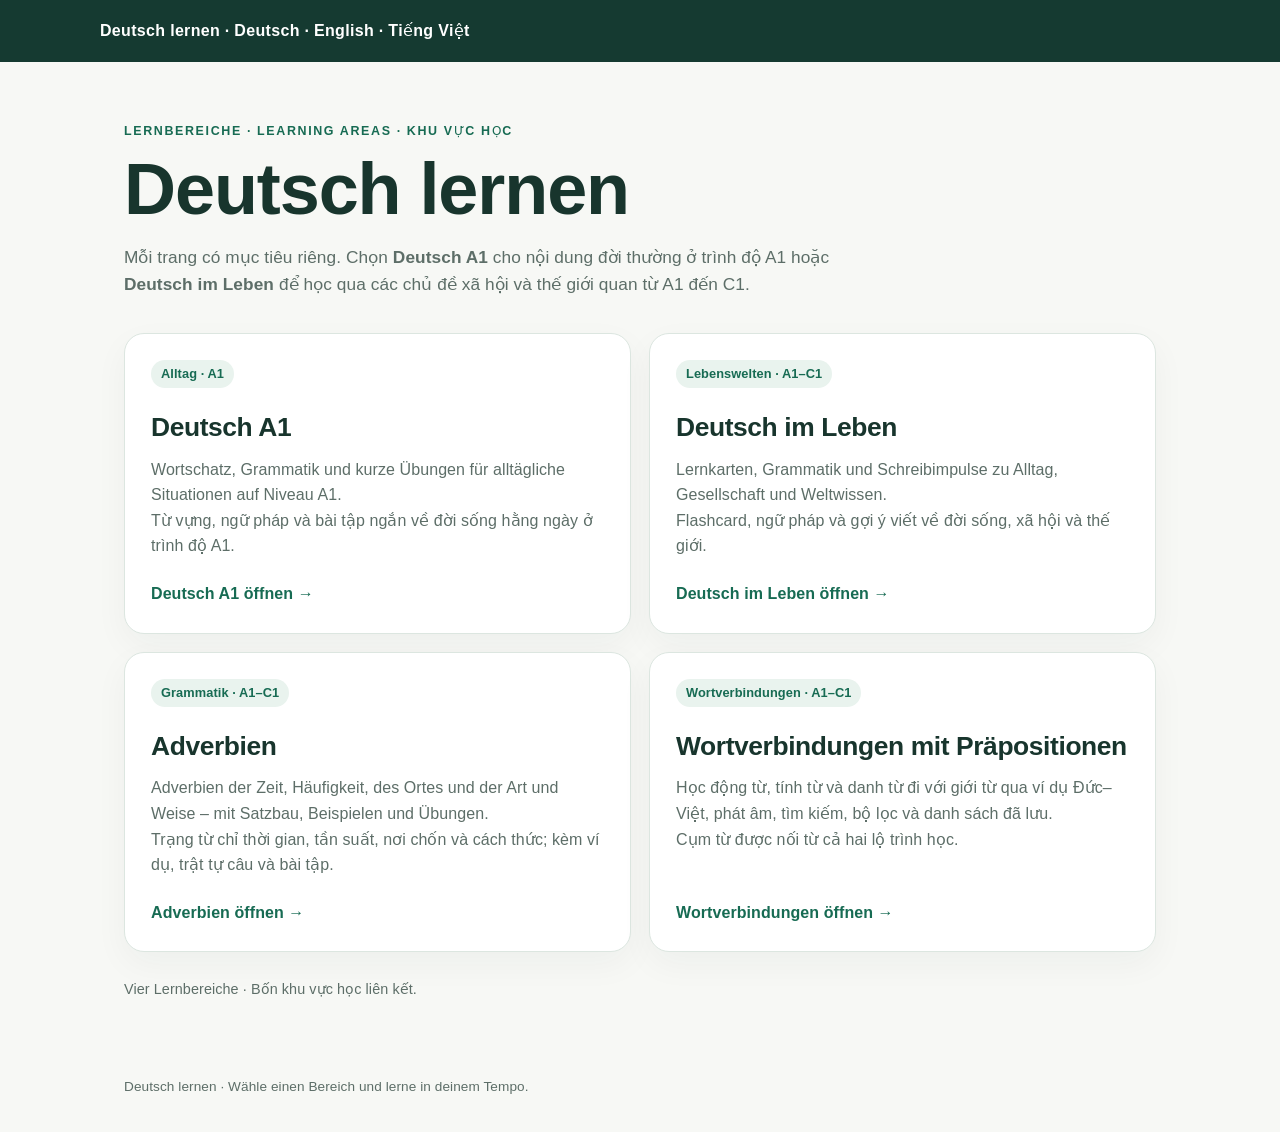
<file: index.html>
<!doctype html>
<html lang="de">
<head>
<meta charset="utf-8">
<meta name="viewport" content="width=device-width, initial-scale=1">
<meta name="description" content="Deutsch A1 mit Alltagsthemen, Deutsch im Leben und klaren Grammatikübersichten.">
<title>Deutsch A1 · Deutsch im Leben und Grammatik</title>
<style>
:root{color-scheme:light;--ink:#18352d;--muted:#5d6e68;--green:#176b53;--pale:#e9f3ee;--line:#dce6e0;--paper:#f7f8f5}*{box-sizing:border-box}body{margin:0;background:var(--paper);color:var(--ink);font:16px/1.6 system-ui,-apple-system,"Segoe UI",sans-serif}.top{padding:18px max(24px,calc((100% - 1080px)/2));background:#153a31;color:white;font-weight:750;letter-spacing:.02em}.wrap{max-width:1080px;margin:0 auto;padding:60px 24px}.eyebrow{color:var(--green);font-size:.78rem;font-weight:800;letter-spacing:.13em;text-transform:uppercase}h1{max-width:760px;margin:10px 0 14px;font-size:clamp(2.3rem,6vw,4.5rem);line-height:1.04;letter-spacing:-.05em}.intro{max-width:710px;color:var(--muted);font-size:1.08rem}.grid{display:grid;grid-template-columns:repeat(2,minmax(0,1fr));gap:18px;margin-top:34px}.card{display:flex;min-height:260px;flex-direction:column;padding:26px;border:1px solid var(--line);border-radius:20px;background:#fff;color:inherit;text-decoration:none;box-shadow:0 12px 34px #2033260b;transition:transform .15s,border-color .15s}.card:hover,.card:focus-visible{transform:translateY(-3px);border-color:#86b39e;outline:none}.tag{align-self:flex-start;padding:4px 10px;border-radius:99px;background:var(--pale);color:var(--green);font-size:.8rem;font-weight:750}.card h2{margin:18px 0 8px;font-size:1.65rem}.card p{margin:0 0 22px;color:var(--muted)}.open{margin-top:auto;color:var(--green);font-weight:800}.note{margin-top:26px;color:var(--muted);font-size:.9rem}footer{max-width:1080px;margin:0 auto;padding:0 24px 34px;color:var(--muted);font-size:.85rem}@media(max-width:680px){.wrap{padding-top:40px}.grid{grid-template-columns:1fr}.card{min-height:220px}}

html{-webkit-text-size-adjust:100%;text-size-adjust:100%}a:visited{color:inherit}
</style>
<style id="ios-color-fix">:root{color-scheme:light}html{-webkit-text-size-adjust:100%;text-size-adjust:100%}button{color:inherit}a[x-apple-data-detectors],a[x-apple-data-detectors] *{color:inherit!important;-webkit-text-fill-color:currentColor!important;text-decoration:none!important;font:inherit!important}</style><style id="soft-type">html,body,button,input,select,textarea{font-family:"Avenir Next","Aptos","Segoe UI Variable","Segoe UI",sans-serif!important;font-synthesis:none}body{font-weight:400;letter-spacing:.005em}h1,h2,h3,h4,.foldername,.brand,.tab,.play,.level,.eyebrow,b,strong{font-weight:600!important}h1,h2,h3,h4{letter-spacing:-.015em}button{font-weight:600!important}</style></head>
<body>
<header class="top">Deutsch lernen · Deutsch · English · Tiếng Việt</header>
<main class="wrap">
<div class="eyebrow">Lernbereiche · Learning areas · Khu vực học</div><h1>Deutsch lernen</h1>
<p class="intro">Mỗi trang có mục tiêu riêng. Chọn <b>Deutsch A1</b> cho nội dung đời thường ở trình độ A1 hoặc <b>Deutsch im Leben</b> để học qua các chủ đề xã hội và thế giới quan từ A1 đến C1.</p>
<div class="grid">
<a class="card" href="./deutsch-alltag.html"><span class="tag">Alltag · A1</span><h2>Deutsch A1</h2><p>Wortschatz, Grammatik und kurze Übungen für alltägliche Situationen auf Niveau A1.<br>Từ vựng, ngữ pháp và bài tập ngắn về đời sống hằng ngày ở trình độ A1.</p><span class="open">Deutsch A1 öffnen →</span></a>
<a class="card" href="./deutsch-im-leben.html"><span class="tag">Lebenswelten · A1–C1</span><h2>Deutsch im Leben</h2><p>Lernkarten, Grammatik und Schreibimpulse zu Alltag, Gesellschaft und Weltwissen.<br>Flashcard, ngữ pháp và gợi ý viết về đời sống, xã hội và thế giới.</p><span class="open">Deutsch im Leben öffnen →</span></a><a class="card" href="./deutsch-adverbien.html"><span class="tag">Grammatik · A1–C1</span><h2>Adverbien</h2><p>Adverbien der Zeit, Häufigkeit, des Ortes und der Art und Weise – mit Satzbau, Beispielen und Übungen.<br>Trạng từ chỉ thời gian, tần suất, nơi chốn và cách thức; kèm ví dụ, trật tự câu và bài tập.</p><span class="open">Adverbien öffnen →</span></a><a class="card" href="./wortverbindungen.html"><span class="tag">Wortverbindungen · A1–C1</span><h2>Wortverbindungen mit Präpositionen</h2><p>Học động từ, tính từ và danh từ đi với giới từ qua ví dụ Đức–Việt, phát âm, tìm kiếm, bộ lọc và danh sách đã lưu.<br>Cụm từ được nối từ cả hai lộ trình học.</p><span class="open">Wortverbindungen öffnen →</span></a>
</div>
<p class="note">Vier Lernbereiche · Bốn khu vực học liên kết.</p>
</main>
<footer>Deutsch lernen · Wähle einen Bereich und lerne in deinem Tempo.</footer>
</body>
</html>
</file>
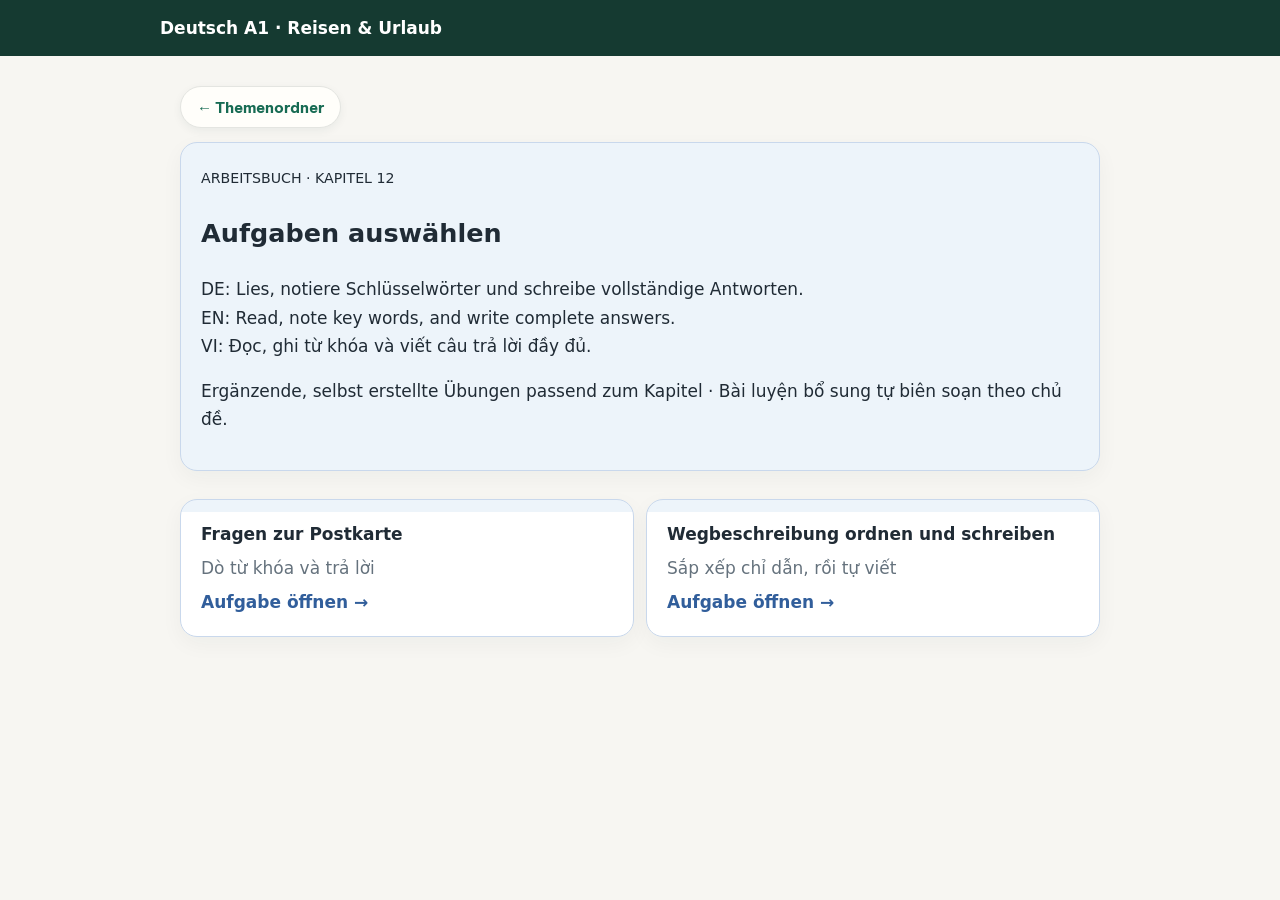
<file: aufgaben-urlaub.html>
<!doctype html><html lang="de"><head><meta charset="utf-8"><meta name="viewport" content="width=device-width,initial-scale=1"><title>Arbeitsaufgaben · Reisen & Urlaub</title><style>:root{--ink:#202b35;--muted:#65727d;--paper:#f7f6f2;--line:#e4e5e1;--green:#176b53;--blue:#315e9b;--pale:#edf4fa}*{box-sizing:border-box}body{margin:0;background:var(--paper);color:var(--ink);font:17px/1.65 Inter,system-ui,"Segoe UI",sans-serif}.top{background:#153a31;color:white;padding:14px max(20px,calc((100vw - 960px)/2));font-weight:800}.wrap{max-width:960px;margin:30px auto;padding:0 20px}.back{color:var(--green);font-weight:750}.box,.tile{background:#fff;border:1px solid var(--line);border-radius:17px;padding:20px;margin:14px 0;box-shadow:0 7px 22px #2033260b}.grid{display:grid;grid-template-columns:repeat(2,minmax(0,1fr));gap:12px}.tile{display:block;text-decoration:none;color:var(--ink);background:linear-gradient(#edf4fa 0 12px,#fff 12px);border-color:#c9d8ec}.tile b,.tile span,.tile strong{display:block}.tile span{color:var(--muted);margin:6px 0}.tile strong,summary{color:var(--blue);font-weight:750}.box{background:var(--pale);border-color:#c9d8ec}.task{padding:13px 0;border-bottom:1px solid white}textarea{width:100%;min-height:95px;border:1px solid #ccd5dc;border-radius:10px;padding:12px;font:inherit;margin:8px 0}details{background:white;border-radius:10px;padding:12px;margin:10px 0}summary{cursor:pointer}@media(max-width:640px){.grid{grid-template-columns:1fr}}[hidden]{display:none!important}</style><link rel="stylesheet" href="./assets/topic-navigation.css?v=20261105"></head><body><header class="top">Deutsch A1 · Reisen & Urlaub</header><main class="wrap"><a class="back topic-return" href="./deutsch-alltag.html?topic=reisen#folderContent">← Themenordner</a><section class="box"><small>ARBEITSBUCH · KAPITEL 12</small><h1 id="title">Aufgaben auswählen</h1><p>DE: Lies, notiere Schlüsselwörter und schreibe vollständige Antworten.<br>EN: Read, note key words, and write complete answers.<br>VI: Đọc, ghi từ khóa và viết câu trả lời đầy đủ.</p><p>Ergänzende, selbst erstellte Übungen passend zum Kapitel · Bài luyện bổ sung tự biên soạn theo chủ đề.</p></section><nav id="catalog" class="grid"><a class="tile" href="?task=postkarte"><b>Fragen zur Postkarte</b><span>Dò từ khóa và trả lời</span><strong>Aufgabe öffnen →</strong></a><a class="tile" href="?task=weg"><b>Wegbeschreibung ordnen und schreiben</b><span>Sắp xếp chỉ dẫn, rồi tự viết</span><strong>Aufgabe öffnen →</strong></a></nav><div id="detail"></div></main><script>
const data={postkarte:{title:"Fragen zur Postkarte",reading:{title:"Die Postkarte aus Basel · Bưu thiếp từ Basel",lines:[
{de:"Liebe Tante Rosa, lieber Onkel Gerd, in Basel ist es sehr schön, denn man kann hier sehr viel machen.",en:"Dear Aunt Rosa, dear Uncle Gerd, Basel is very lovely because there is a lot to do here.",vi:"Dì Rosa và chú Gerd thân mến, Basel rất đẹp vì ở đây có thể làm nhiều việc.",gramDe:"„es ist schön“ ist eine allgemeine Aussage. denn nennt den Grund; danach bleibt es ein Hauptsatz. man bedeutet hier „người ta / mọi người“.",gramEn:"„es ist schön“ is a general statement. denn introduces the reason and keeps main-clause word order. man means “people / one” here.",gramVi:"„es ist schön“ là cách nhận xét chung. denn đưa ra lý do và giữ trật tự câu chính. man ở đây nghĩa là “người ta / mọi người”."},
{de:"Wir haben heute das Vitra Design Museum besucht und eine super Stadttour gemacht.",en:"Today we visited the Vitra Design Museum and went on a great city tour.",vi:"Hôm nay chúng cháu đã tham quan Bảo tàng Thiết kế Vitra và đi một chuyến tham quan thành phố tuyệt vời.",gramDe:"haben + besucht/gemacht ist Perfekt und erzählt von abgeschlossenen Handlungen. besucht und gemacht sind Partizip II. „heute“ hilft dir, diese Stelle zu finden.",gramEn:"haben + besucht/gemacht is the present perfect for completed actions. besucht and gemacht are past participles. „heute“ helps you locate this part.",gramVi:"haben + besucht/gemacht là thì Perfekt để kể việc đã hoàn thành. besucht và gemacht là Partizip II. Từ „heute“ giúp bạn tìm đúng đoạn."},
{de:"Morgen machen wir einen Spaziergang im Zoo und gehen ein bisschen shoppen.",en:"Tomorrow we are going for a walk in the zoo and doing a little shopping.",vi:"Ngày mai chúng cháu sẽ đi dạo trong sở thú và mua sắm một chút.",gramDe:"Mit morgen spricht man über einen Plan. Das Präsens kann für die nahe Zukunft stehen. „einen Spaziergang machen“ bedeutet „đi dạo“; „shoppen gehen“ bedeutet „đi mua sắm“.",gramEn:"morgen marks a plan. The present tense can refer to the near future. „einen Spaziergang machen“ means “to go for a walk”; „shoppen gehen“ means “to go shopping”.",gramVi:"morgen báo hiệu kế hoạch. Tiếng Đức có thể dùng hiện tại để nói về tương lai gần. „einen Spaziergang machen“ là đi dạo; „shoppen gehen“ là đi mua sắm."}
],words:["die Postkarte · postcard · bưu thiếp","besuchen · to visit · tham quan","die Stadttour · city tour · chuyến tham quan thành phố","der Spaziergang · walk · cuộc đi dạo","shoppen gehen · to go shopping · đi mua sắm"]},items:[{de:"Wie finden sie Basel?",en:"What do they think of Basel?",vi:"Họ thấy Basel thế nào?"},{de:"Was haben sie gemacht?",en:"What did they do?",vi:"Họ đã làm gì?"},{de:"Was machen sie morgen?",en:"What are they doing tomorrow?",vi:"Ngày mai họ sẽ làm gì?"}],tip:"Markiere „sehr schön“ als Meinung, „heute“ für abgeschlossene Handlungen und „morgen“ für Pläne. Antworte mit ganzen Sätzen und ersetze „wir“ aus dem Brief durch „sie“. · Gạch chân „sehr schön“ (cảm nhận), „heute“ (việc đã xong), „morgen“ (kế hoạch). Trả lời đủ câu và đổi „wir“ trong thư thành „sie“.",answers:["Sie finden Basel sehr schön.","Sie haben das Vitra Design Museum besucht und eine Stadttour gemacht.","Morgen machen sie einen Spaziergang im Zoo und gehen ein bisschen shoppen."]},weg:{title:"Wegbeschreibung ordnen und schreiben",reading:{title:"Nach dem Weg fragen · Hỏi đường",lines:[
{de:"Entschuldigung, wie komme ich vom Bahnhof zum Kunstmuseum?",en:"Excuse me, how do I get from the station to the art museum?",vi:"Xin lỗi, tôi đi từ nhà ga đến bảo tàng mỹ thuật bằng cách nào?",gramDe:"„Wie komme ich …?“ ist eine häufige Frage nach dem Weg. vom (= von dem) nennt den Startpunkt; zum (= zu dem) ist das Ziel.",gramEn:"„Wie komme ich …?“ is a common way to ask for directions. vom (= von dem) names the starting point; zum (= zu dem) is the destination.",gramVi:"„Wie komme ich …?“ là cách hỏi đường thường gặp. vom (= von dem) nêu điểm xuất phát; zum (= zu dem) nêu đích đến."},
{de:"Gehen Sie zuerst geradeaus bis zur Ampel. Dort biegen Sie links ab und gehen über die Brücke.",en:"First go straight ahead to the traffic light. Turn left there and cross the bridge.",vi:"Trước tiên hãy đi thẳng đến đèn giao thông. Đến đó thì rẽ trái và đi qua cây cầu.",gramDe:"Gehen Sie/biegen Sie sind höfliche Aufforderungen. „Dort“ steht vorne, deshalb bleibt biegen auf Position 2. abbiegen ist trennbar: biegen … ab.",gramEn:"Gehen Sie/biegen Sie are polite commands. „Dort“ comes first, so biegen remains in second position. abbiegen is separable: biegen … ab.",gramVi:"Gehen Sie/biegen Sie là mệnh lệnh lịch sự. „Dort“ đứng đầu nên biegen vẫn ở vị trí thứ hai. abbiegen là động từ tách: biegen … ab."},
{de:"Das Museum liegt neben dem Park.",en:"The museum is next to the park.",vi:"Bảo tàng nằm cạnh công viên.",gramDe:"„neben dem Park“ beschreibt einen festen Ort. Auf die Frage Wo? steht hier der Dativ: dem Park.",gramEn:"„neben dem Park“ describes a fixed location. For the question Wo? (where?), use the dative: dem Park.",gramVi:"„neben dem Park“ nêu vị trí cố định. Với câu hỏi Wo? (ở đâu?), dùng Dativ: dem Park."}
],words:["der Bahnhof · station · nhà ga","die Ampel · traffic light · đèn giao thông","abbiegen · to turn · rẽ","die Brücke · bridge · cây cầu","neben · next to · bên cạnh"]},items:["A. Gehen Sie über die Brücke.","B. Gehen Sie geradeaus bis zur Ampel.","C. Das Museum liegt neben dem Park.","D. Biegen Sie an der Ampel links ab."],tip:"Ordne vom Start bis zum Ziel. Schreibe danach 3–4 eigene Sätze mit Startpunkt, Weg und Ziel. · Sắp xếp từ điểm xuất phát đến đích, rồi tự viết 3–4 câu có điểm đầu, đường đi và đích đến.",answers:["B → D → A → C","Gehen Sie zuerst geradeaus bis zur Ampel. Biegen Sie dort links ab und gehen Sie über die Brücke. Das Museum liegt neben dem Park."]}};
const e=s=>String(s).replace(/[&<>"]/g,c=>({"&":"&amp;","<":"&lt;",">":"&gt;",'"':"&quot;"}[c]));
const x=data[new URLSearchParams(location.search).get("task")],r=document.getElementById("detail");
if(x){document.getElementById("title").textContent=x.title;document.getElementById("catalog").hidden=true;const reading='<section class="box"><h2>'+e(x.reading.title)+'</h2>'+x.reading.lines.map((z,i)=>'<article class="task"><p><b>'+(i+1)+'. DE:</b> '+e(z.de)+'</p><p><b>EN · Translation:</b> '+e(z.en)+'</p><p><b>VI · Bản dịch:</b> '+e(z.vi)+'</p><p><b>DE · Grammatik:</b> '+e(z.gramDe)+'</p><p><b>EN · Grammar:</b> '+e(z.gramEn)+'</p><p><b>VI · Ngữ pháp:</b> '+e(z.gramVi)+'</p></article>').join("")+'<h3>Wortschatz · Từ vựng</h3>'+x.reading.words.map(w=>'<p>'+e(w)+'</p>').join("")+'</section>';r.innerHTML=reading+'<section class="box"><h2>Aufgabe · Task · Bài tập</h2>'+x.items.map((v,i)=>'<div class="task"><p><b>'+(i+1)+'. DE:</b> '+e(typeof v==="string"?v:v.de)+'</p>'+(typeof v==="string"?"":'<p>EN: '+e(v.en)+'<br>VI: '+e(v.vi)+'</p>')+'<textarea aria-label="Antwort schreiben" placeholder="Schreibe deine Antwort hier · Viết câu trả lời ở đây"></textarea></div>').join("")+'<p><b>So gehst du vor · Cách làm:</b> '+e(x.tip)+'</p><details><summary>Lösung ansehen · Xem gợi ý đáp án</summary>'+x.answers.map((a,i)=>'<p>'+(i+1)+'. '+e(a)+'</p>').join("")+'</details></section>'}
</script></body></html>
</file>
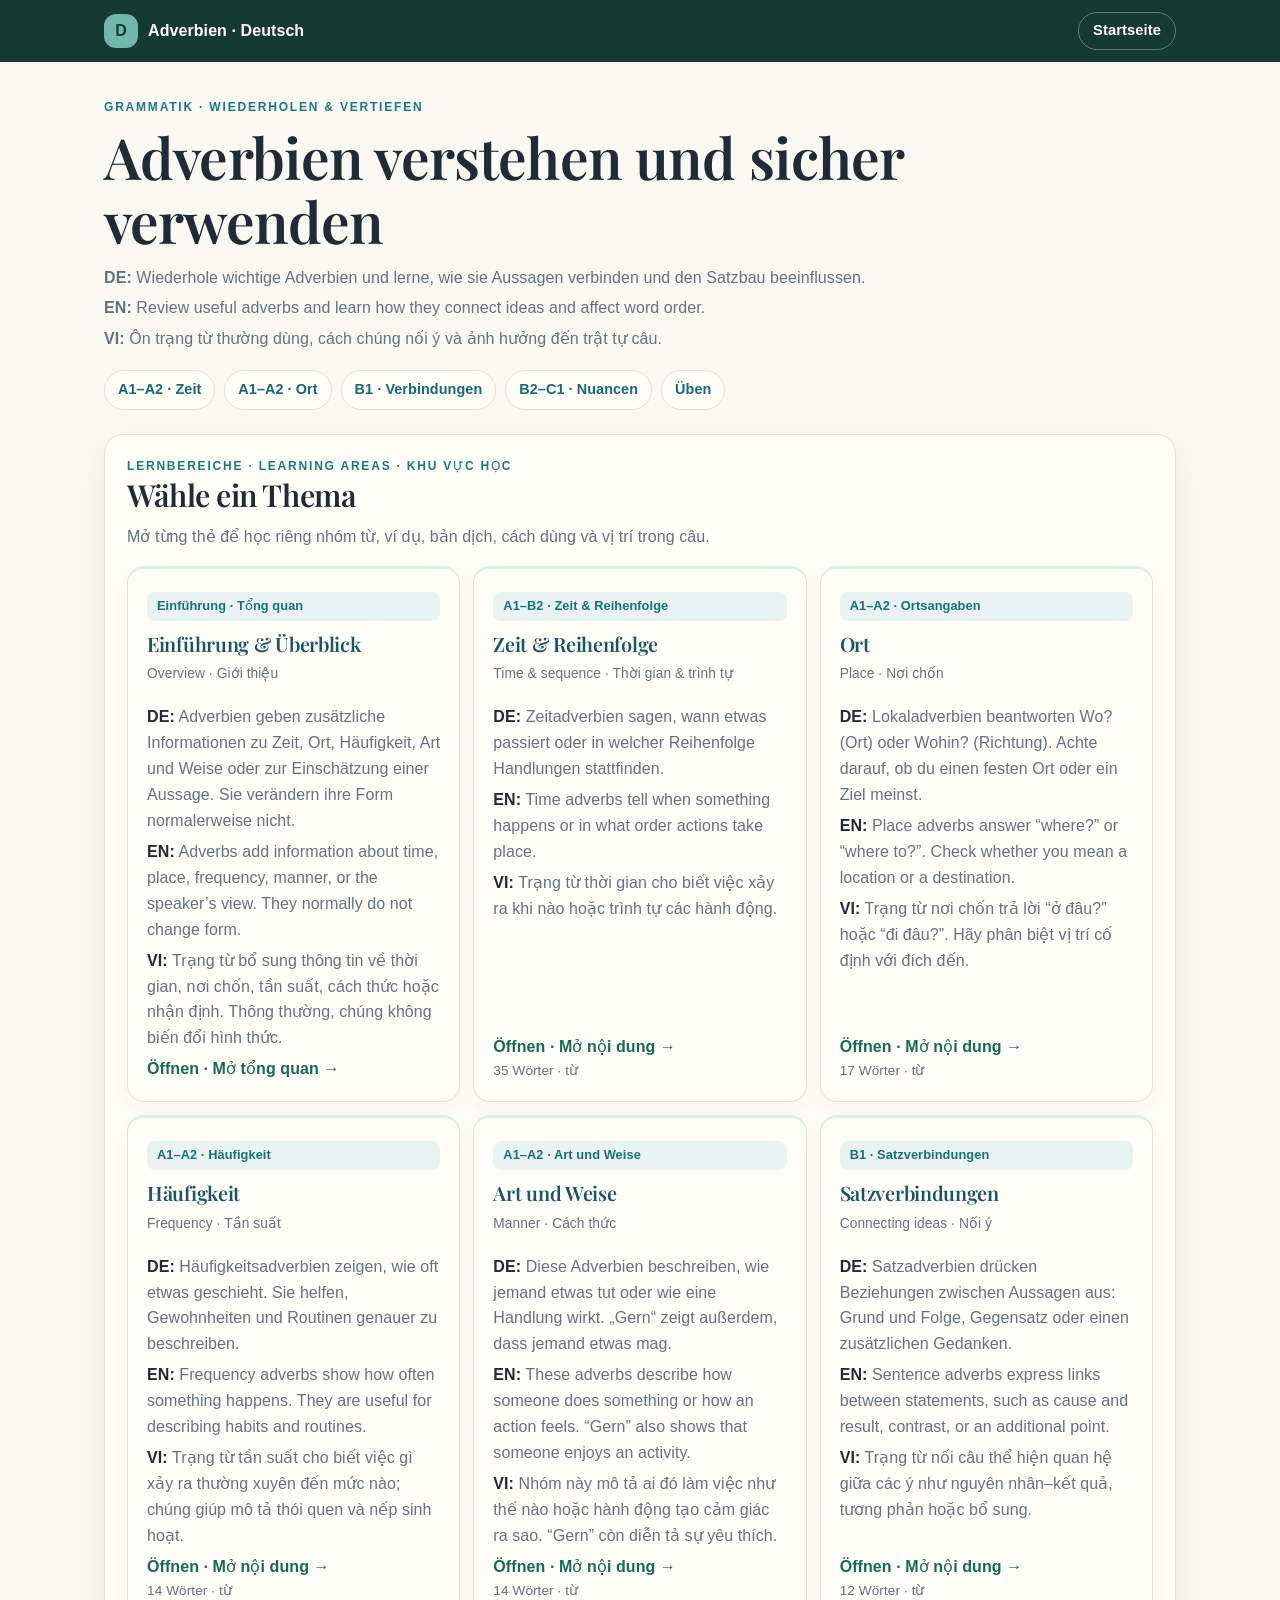
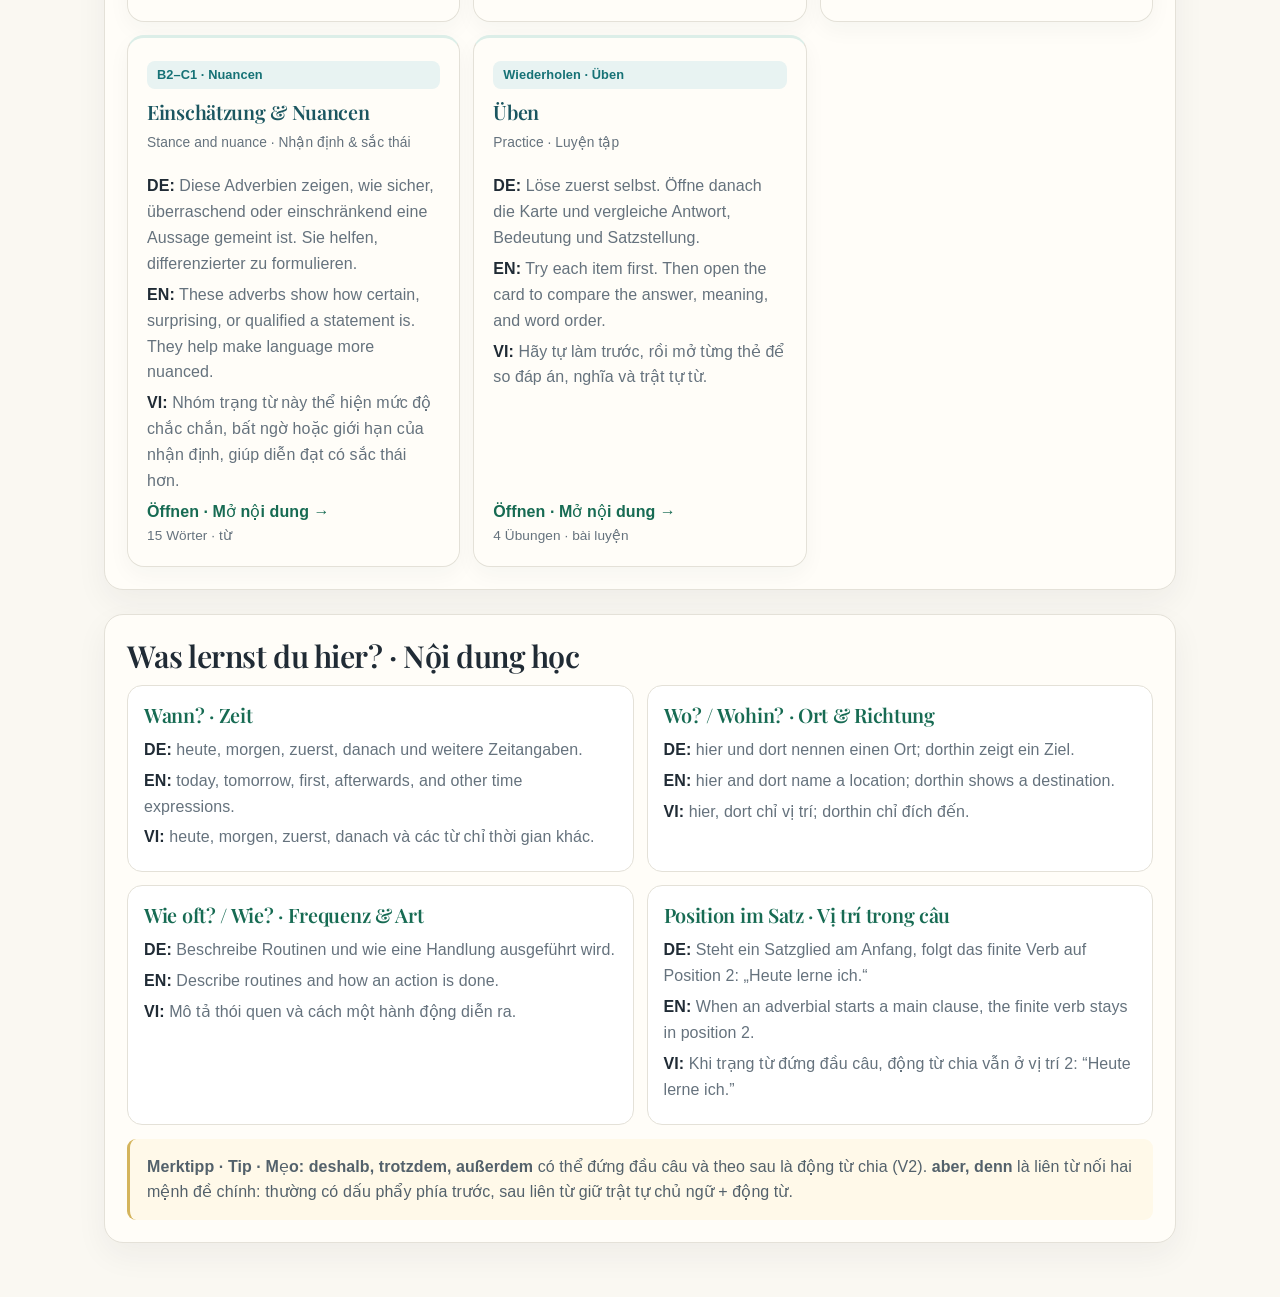
<file: deutsch-adverbien.html>
<!doctype html>
<html lang="de">
<head>
<meta charset="utf-8">
<meta name="viewport" content="width=device-width, initial-scale=1">
<meta name="description" content="Adverbien von A1 bis C1: Zeit, Ort, Häufigkeit, Art und Weise, Satzverbindungen und Nuancen – mit Beispielen, Übersetzungen und Satzstellung.">
<title>Adverbien verstehen · Deutsch lernen</title>
<link rel="stylesheet" href="./assets/soft-learning.css?v=20261104">
<style>
:root{--ink:#202b35;--muted:#65727d;--paper:#faf8f2;--white:#fffdf8;--line:#e4e1d8;--green:#176b53;--green-soft:#e8f2ed;--gold:#fff6df;--gold-line:#ead8a3;--shadow:0 12px 32px rgba(32,43,53,.055)}
*{box-sizing:border-box}html{scroll-behavior:smooth}body{margin:0;background:var(--paper);color:var(--ink);font-family:"Be Vietnam Pro",Arial,sans-serif;font-size:16px;line-height:1.62}
a{color:var(--green)}button{font:inherit}.top{background:#153a31;color:#fff}.topin{max-width:1120px;margin:auto;padding:12px 24px;display:flex;justify-content:space-between;align-items:center;gap:16px}.brand{display:flex;align-items:center;gap:10px;font-weight:700}.mark{display:grid;place-items:center;width:34px;height:34px;border-radius:12px;background:#72b7ac;color:#173d32;font-weight:800}.home{color:#fff;text-decoration:none;border:1px solid #ffffff55;border-radius:999px;padding:6px 14px;font-size:.92rem;font-weight:600}
.wrap{max-width:1120px;margin:auto;padding:36px 24px 54px}.eyebrow{color:#197b7d;font-size:.75rem;letter-spacing:.15em;font-weight:700;text-transform:uppercase}.serif,h1,h2,h3{font-family:"Playfair Display",Georgia,serif;font-weight:600}h1{font-size:clamp(2.3rem,5.5vw,3.55rem);line-height:1.12;letter-spacing:-.025em;margin:8px 0 12px}h2{font-size:clamp(1.45rem,3vw,1.9rem);line-height:1.25;margin:0 0 10px}h3{font-size:1.24rem;line-height:1.35;margin:0 0 8px}.hero{margin-bottom:22px}.hero .intro{max-width:850px}.intro{color:var(--muted);font-size:1rem}.intro p,.triple p{margin:5px 0}.intro strong,.triple b{color:var(--ink)}.chips{display:flex;flex-wrap:wrap;gap:9px;margin:18px 0 8px}.chip{display:inline-flex;align-items:center;border:1px solid var(--line);background:var(--white);border-radius:999px;padding:7px 13px;text-decoration:none;font-size:.9rem;font-weight:600;color:#176b70}.section{margin-top:24px;padding:22px;border:1px solid var(--line);border-radius:19px;background:var(--white);box-shadow:var(--shadow)}.section-head{display:flex;align-items:flex-start;justify-content:space-between;gap:16px;margin-bottom:16px}.level{display:inline-block;margin:4px 0 10px;padding:4px 10px;background:#e8f3f2;border-radius:8px;color:#167276;font-size:.8rem;font-weight:700}.grid{display:grid;grid-template-columns:repeat(3,minmax(0,1fr));gap:13px}.category{display:flex;flex-direction:column;min-height:205px;padding:19px;border:1px solid var(--line);border-top:3px solid #dceee8;border-radius:17px;background:var(--white);box-shadow:0 8px 22px rgba(32,43,53,.04);text-decoration:none;color:inherit;transition:transform .15s ease,box-shadow .15s ease}.category:hover{transform:translateY(-2px);box-shadow:var(--shadow)}.category h3{color:#1b5660}.category .meta{color:var(--muted);font-size:.86rem;margin-top:-2px}.category .triplet{color:var(--muted);font-size:.9rem;margin:7px 0 12px}.category .open{margin-top:auto;color:var(--green);font-weight:700}.count{font-size:.85rem;color:var(--muted);white-space:nowrap}
.back{display:inline-flex;align-items:center;gap:7px;padding:7px 13px;border:1px solid var(--line);border-radius:999px;text-decoration:none;background:var(--white);font-size:.9rem;font-weight:600;color:#255878}.detail-hero{padding:18px 0 6px}.detail-hero .intro{max-width:900px}.rulebox{margin-top:14px;padding:15px 17px;border:1px solid var(--gold-line);border-radius:15px;background:var(--gold)}.rulebox h3{font-family:"Be Vietnam Pro",Arial,sans-serif;font-size:1rem;color:#725c20}.triple{color:var(--muted)}.word-grid{display:grid;grid-template-columns:repeat(2,minmax(0,1fr));gap:14px}.time-band{margin:18px 0 28px}.time-band>h3{font-family:"Playfair Display",Georgia,serif;color:#1b5660;font-size:1.34rem;margin:0 0 12px;padding-bottom:8px;border-bottom:1px solid var(--line)}.word-card{padding:18px;border:1px solid var(--line);border-radius:17px;background:var(--white);box-shadow:0 8px 22px rgba(32,43,53,.035)}.word-title{display:flex;justify-content:space-between;align-items:flex-start;gap:12px}.word-title h3{color:#176b53;font-family:"Be Vietnam Pro",Arial,sans-serif;font-size:1.16rem;font-weight:700;margin:0}.ipa{margin:5px 0 7px;color:#42766b;font-size:.9rem;font-variant-numeric:tabular-nums}.word-kind{display:inline-block;margin-left:.2rem;padding:.08rem .38rem;border-radius:999px;background:#f1f5f2;color:#65727d;font:600 .72rem/1.4 Inter,ui-sans-serif,system-ui,sans-serif}.meaning{font-size:.93rem;color:var(--muted);margin:6px 0 13px}.meaning b{color:var(--ink)}.speak{flex:none;border:1px solid #d9e1da;background:#fff;border-radius:12px;padding:6px 11px;color:#176b53;font-weight:650;font-size:.9rem;cursor:pointer}.speak:hover{background:var(--green-soft)}.example{padding:12px 14px;margin:12px 0;border-radius:12px;background:#f1f5f2}.example .de{font-size:1.04rem;font-weight:650;color:#263b45}.example .translation{display:flex;flex-wrap:wrap;gap:2px 13px;margin-top:5px;color:#667581;font-size:.89rem}.example .translation span{display:inline-block}.ex-label{font-size:.78rem;letter-spacing:.06em;text-transform:uppercase;color:#64816f;font-weight:700}.ex-label b{font-size:inherit}
.explain{margin-top:10px;padding:12px 14px;border:1px solid var(--gold-line);border-radius:13px;background:var(--gold)}.explain.position{background:#f4f3ed;border-color:#e2e0d5}.explain h4{font-size:.91rem;margin:0 0 5px;color:#53664c}.explain p{font-size:.9rem;margin:4px 0;color:#55616b}.explain b{color:#26353d}.note{margin:14px 0 0;padding:15px 17px;border-left:3px solid #d4b45c;border-radius:9px;background:#fff9e9;color:#53616b}.overview-grid{display:grid;grid-template-columns:repeat(2,minmax(0,1fr));gap:13px}.overview-card{padding:16px;border:1px solid var(--line);border-radius:15px;background:#fff}.overview-card h3{color:#176b53}.practice-list{display:grid;gap:12px}.exercise{padding:14px 16px;border:1px solid var(--line);border-radius:14px;background:#fff}.exercise summary{cursor:pointer;font-weight:650}.exercise .answer{margin-top:12px;padding:12px 14px;border-radius:12px;background:var(--gold)}.exercise .answer p{margin:5px 0}.foot{margin:30px 0 0;padding-top:15px;border-top:1px solid var(--line);font-size:.9rem}.foot a{color:#176b53}
@media(max-width:800px){.grid{grid-template-columns:repeat(2,minmax(0,1fr))}.category{min-height:190px}}@media(max-width:580px){.topin{padding:10px 16px}.wrap{padding:25px 16px 40px}.section{padding:17px}.grid,.word-grid,.overview-grid{grid-template-columns:1fr}.category{min-height:auto}.count{white-space:normal}.word-title{align-items:center}.example .translation{display:block}.example .translation span{display:block}}
</style>
<style id="ios-color-fix">:root{color-scheme:light}html{-webkit-text-size-adjust:100%;text-size-adjust:100%}button{color:inherit}a[x-apple-data-detectors],a[x-apple-data-detectors] *{color:inherit!important;-webkit-text-fill-color:currentColor!important;text-decoration:none!important;font:inherit!important}</style><style id="soft-type">html,body,button,input,select,textarea{font-family:"Avenir Next","Aptos","Segoe UI Variable","Segoe UI",sans-serif!important;font-synthesis:none}body{font-weight:400;letter-spacing:.005em}h1,h2,h3,h4,.foldername,.brand,.tab,.play,.level,.eyebrow,b,strong{font-weight:600!important}h1,h2,h3,h4{letter-spacing:-.015em}button{font-weight:600!important}</style></head>
<body>
<header class="top"><div class="topin"><div class="brand"><span class="mark">D</span><span>Adverbien · Deutsch</span></div><a class="home" href="./index.html">Startseite</a></div></header>
<main class="wrap" id="app"></main>
<script id="lesson-data" type="application/json">{"overview":{"title":"Einführung & Überblick · Giới thiệu tổng quan","level":"A1–C1 · Grundlagen","intro":["Adverbien geben zusätzliche Informationen zu Zeit, Ort, Häufigkeit, Art und Weise oder zur Einschätzung einer Aussage. Sie verändern ihre Form normalerweise nicht.","Adverbs add information about time, place, frequency, manner, or the speaker’s view. They normally do not change form.","Trạng từ bổ sung thông tin về thời gian, nơi chốn, tần suất, cách thức hoặc nhận định. Thông thường, chúng không biến đổi hình thức."]},"zeit":{"title":"Zeit & Reihenfolge · Thời gian và trình tự","en":"Time & sequence","vi":"Thời gian & trình tự","level":"A1–B2 · Wann? / in welcher Reihenfolge?","intro":["Zeitadverbien sagen, wann etwas passiert oder in welcher Reihenfolge Handlungen stattfinden.","Time adverbs tell when something happens or in what order actions take place.","Trạng từ thời gian cho biết việc xảy ra khi nào hoặc trình tự các hành động."],"rule":["Steht die Zeitangabe am Satzanfang, besetzt sie Position 1; das finite Verb folgt auf Position 2: „Heute lerne ich.“ Im Mittelfeld kann sie auch nach dem Subjekt stehen: „Ich lerne heute.“","When a time adverbial starts the sentence, it takes position 1 and the finite verb follows in position 2. It can also appear in the middle field: “Ich lerne heute.”","Khi trạng từ thời gian đứng đầu câu, nó chiếm vị trí 1 và động từ chia theo sau ở vị trí 2. Nó cũng có thể đứng giữa câu: “Ich lerne heute.”"],"words":[{"term":"heute","ipa":"[ˈhɔʏtə]","en":"today","vi":"hôm nay","example":["Heute lerne ich neue Wörter.","Today I am learning new words.","Hôm nay tôi học từ mới."],"use":["Verwendet für etwas, das am heutigen Tag geschieht.","Use it for something happening on the current day.","Dùng cho việc diễn ra trong ngày hôm nay."],"position":["Am Satzanfang: heute auf Position 1, lerne auf Position 2. Auch möglich: „Ich lerne heute.“","At the beginning: heute is in position 1 and lerne in position 2. Also possible: “Ich lerne heute.”","Đầu câu: heute ở vị trí 1, lerne ở vị trí 2. Cũng có thể nói: “Ich lerne heute.”"],"type":"Adverb","band":"now"},{"term":"morgen","ipa":"[ˈmɔʁɡn̩]","en":"tomorrow","vi":"ngày mai","example":["Morgen fährt der Zug um acht Uhr ab.","The train leaves at eight tomorrow.","Ngày mai tàu khởi hành lúc tám giờ."],"use":["Bezeichnet den Tag nach heute.","Refers to the day after today.","Chỉ ngày kế tiếp hôm nay."],"position":["Am Satzanfang folgt das finite Verb direkt: „Morgen fährt …“; ab steht als trennbares Präfix am Satzende.","At the beginning, the finite verb follows immediately: “Morgen fährt …”; the separable prefix ab goes at the end.","Đầu câu, động từ chia theo ngay sau: “Morgen fährt …”; tiền tố tách ab đứng cuối câu."],"type":"Adverb","band":"now"},{"term":"jetzt","ipa":"[jɛtst]","en":"now","vi":"bây giờ","example":["Jetzt habe ich Zeit.","I have time now.","Bây giờ tôi có thời gian."],"use":["Betont den gegenwärtigen Zeitpunkt oder einen Wechsel zur Gegenwart.","Emphasizes the present moment or a change to what is happening now.","Nhấn mạnh thời điểm hiện tại hoặc chuyển sang việc đang diễn ra bây giờ."],"position":["Am Anfang: „Jetzt habe ich …“; im Mittelfeld: „Ich habe jetzt Zeit.“","At the beginning: “Jetzt habe ich …”; in the middle field: “Ich habe jetzt Zeit.”","Đầu câu: “Jetzt habe ich …”; giữa câu: “Ich habe jetzt Zeit.”"],"type":"Adverb","band":"now"},{"term":"später","ipa":"[ˈʃpɛːtɐ]","en":"later","vi":"lát nữa / sau này","example":["Später rufe ich dich an.","I will call you later.","Lát nữa tôi sẽ gọi cho bạn."],"use":["Verweist auf einen Zeitpunkt nach dem aktuellen Moment.","Refers to a time after the present moment.","Chỉ thời điểm sau lúc hiện tại."],"position":["Kann Position 1 einnehmen; das finite Verb kommt dann auf Position 2. Im Mittelfeld steht es oft nach dem Subjekt.","It can take position 1; the finite verb then comes in position 2. In the middle field, it often follows the subject.","Có thể đứng vị trí 1; động từ chia theo ở vị trí 2. Trong câu, nó thường đứng sau chủ ngữ."],"type":"Adverb","band":"sequence"},{"term":"zuerst","ipa":"[tsuˈʔeːɐ̯st]","en":"first","vi":"trước tiên","example":["Zuerst frühstücke ich.","First, I have breakfast.","Trước tiên, tôi ăn sáng."],"use":["Markiert den ersten Schritt oder die erste Handlung einer Abfolge.","Marks the first step or action in a sequence.","Đánh dấu bước hoặc hành động đầu tiên trong một trình tự."],"position":["Bei Position 1 folgt das Verb direkt: „Zuerst frühstücke ich.“ Nicht: „Zuerst ich frühstücke.“","When it is in position 1, the verb follows immediately: “Zuerst frühstücke ich.”","Khi đứng vị trí 1, động từ theo ngay sau: “Zuerst frühstücke ich.”"],"type":"Adverb","band":"sequence"},{"term":"danach","ipa":"[daˈnaːx]","en":"afterwards","vi":"sau đó","example":["Danach gehe ich zur Arbeit.","Afterwards, I go to work.","Sau đó tôi đi làm."],"use":["Verknüpft eine Handlung mit dem Schritt, der zeitlich darauf folgt.","Links an action to the next step in time.","Nối một hành động với việc xảy ra tiếp theo."],"position":["Am Satzanfang besetzt danach Position 1; das finite Verb steht auf Position 2: „Danach gehe ich …“","At the beginning, danach takes position 1 and the finite verb stays in position 2.","Đầu câu, danach ở vị trí 1; động từ chia vẫn ở vị trí 2: “Danach gehe ich …”"],"type":"Adverb","band":"sequence"},{"term":"bald","ipa":"[balt]","en":"soon","vi":"sắp / chẳng bao lâu nữa","example":["Der Bus kommt bald.","The bus will arrive soon.","Xe buýt sắp đến."],"use":["Sagt, dass etwas in naher Zukunft geschieht.","Says that something will happen in the near future.","Cho biết việc gì đó sẽ xảy ra trong tương lai gần."],"position":["Im Mittelfeld steht bald häufig nach dem Verb: „Der Bus kommt bald.“ Es kann auch am Satzanfang stehen: „Bald kommt der Bus.“","In the middle field it often follows the verb; it can also start the sentence, followed by the finite verb.","Trong câu, bald thường đứng sau động từ; cũng có thể đứng đầu câu, rồi đến động từ chia."],"type":"Adverb","band":"now"},{"term":"gestern","ipa":"[ˈɡɛstɐn]","en":"yesterday","vi":"hôm qua","example":["Gestern habe ich meine Freundin besucht.","Yesterday I visited my friend.","Hôm qua tôi đã đến thăm bạn mình."],"use":["Bezeichnet den Tag vor heute; häufig zusammen mit dem Perfekt für abgeschlossene Erlebnisse.","Refers to the day before today; often used with the present perfect for completed experiences.","Chỉ ngày trước hôm nay; thường dùng với Perfekt để kể việc đã hoàn tất."],"position":["Am Satzanfang: „Gestern habe ich …“; das finite Hilfsverb habe steht auf Position 2, besucht am Satzende.","At the beginning: “Gestern habe ich …”; the finite auxiliary habe is in position 2 and besucht goes at the end.","Đầu câu: “Gestern habe ich …”; trợ động từ chia habe ở vị trí 2, besucht ở cuối câu."],"type":"Adverb","band":"past"},{"term":"vorgestern","ipa":"[foːɐ̯ˈɡɛstɐn]","en":"the day before yesterday","vi":"hôm kia","example":["Vorgestern habe ich meine Schwester besucht.","I visited my sister the day before yesterday.","Hôm kia tôi đã đến thăm chị/em gái mình."],"use":["Bezeichnet den Tag zwei Tage vor heute.","Refers to the day two days before today.","Chỉ ngày cách hôm nay hai ngày."],"position":["Am Satzanfang folgt das finite Verb auf Position 2: „Vorgestern habe ich …“; besucht steht am Satzende.","At the beginning, the finite verb stays in position 2; the participle goes at the end.","Đầu câu, động từ chia vẫn ở vị trí 2; phân từ đứng cuối câu."],"type":"Adverb","band":"past"},{"term":"vorhin","ipa":"[foːɐ̯ˈhɪn]","en":"a little while ago","vi":"lúc nãy","example":["Ich habe vorhin deine Nachricht gelesen.","I read your message a little while ago.","Lúc nãy tôi đã đọc tin nhắn của bạn."],"use":["Bezieht sich auf etwas, das vor kurzer Zeit, oft noch am selben Tag, passiert ist.","Refers to something that happened a short time ago, often earlier on the same day.","Chỉ việc mới xảy ra cách đây không lâu, thường trong cùng ngày."],"position":["Im Perfekt steht das finite Hilfsverb auf Position 2; vorhin steht oft im Mittelfeld.","In the perfect tense, the finite auxiliary is in position 2; vorhin often appears in the middle field.","Ở thì Perfekt, trợ động từ chia đứng vị trí 2; vorhin thường đứng giữa câu."],"type":"Adverb","band":"past"},{"term":"neulich","ipa":"[ˈnɔɪ̯lɪç]","en":"recently","vi":"hôm nọ / dạo gần đây","example":["Neulich habe ich ein interessantes Buch gefunden.","I found an interesting book recently.","Hôm nọ tôi tìm thấy một quyển sách thú vị."],"use":["Bezeichnet einen nicht genau genannten Zeitpunkt in der jüngeren Vergangenheit.","Refers to an unspecified time in the recent past.","Chỉ một thời điểm không nói rõ trong quá khứ gần."],"position":["Kann am Satzanfang stehen: „Neulich habe ich …“; das Hilfsverb bleibt auf Position 2.","It can start the sentence; the finite auxiliary remains in position 2.","Có thể đứng đầu câu; trợ động từ chia vẫn ở vị trí 2."],"type":"Adverb","band":"past"},{"term":"damals","ipa":"[ˈdaːmaːls]","en":"back then","vi":"hồi đó","example":["Damals wohnte meine Familie in Hanoi.","My family lived in Hanoi back then.","Hồi đó gia đình tôi sống ở Hà Nội."],"use":["Verweist auf einen früher genannten oder aus dem Zusammenhang bekannten Zeitpunkt in der Vergangenheit.","Points to a time in the past already mentioned or clear from context.","Nhắc đến một thời điểm quá khứ đã được nói tới hoặc rõ theo ngữ cảnh."],"position":["Steht oft am Satzanfang; das finite Verb folgt auf Position 2: „Damals wohnte …“","It often starts the sentence, followed by the finite verb in position 2.","Thường đứng đầu câu; động từ chia theo sau ở vị trí 2."],"type":"Adverb","band":"past"},{"term":"früher","ipa":"[ˈfʁyːɐ̯]","en":"earlier; in the past","vi":"trước đây","example":["Früher fuhr ich jeden Tag mit dem Fahrrad zur Arbeit.","I used to cycle to work every day.","Trước đây ngày nào tôi cũng đi làm bằng xe đạp."],"use":["Beschreibt eine frühere Zeit oder Gewohnheit. Nicht mit „früh“ = early verwechseln.","Describes an earlier period or habit. Do not confuse it with früh, meaning early.","Mô tả thời gian hoặc thói quen trước đây; phân biệt với früh nghĩa là sớm."],"position":["Am Satzanfang: „Früher fuhr ich …“; im Mittelfeld ist „Ich fuhr früher …“ möglich.","It may start the sentence, with the verb in position 2, or appear in the middle field.","Có thể đứng đầu câu, động từ chia theo sau ở vị trí 2, hoặc đứng giữa câu."],"type":"Adverb","band":"past"},{"term":"bisher","ipa":"[bɪsˈheːɐ̯]","en":"so far; until now","vi":"cho đến nay","example":["Bisher habe ich noch keine Antwort bekommen.","So far, I have not received an answer.","Cho đến nay tôi vẫn chưa nhận được câu trả lời."],"use":["Fasst den Zeitraum von früher bis zum jetzigen Moment zusammen; oft mit Perfekt und Verneinung.","Covers the time from the past up to now; often used with the perfect tense and a negative.","Bao quát khoảng thời gian từ trước đến hiện tại; thường đi với Perfekt và câu phủ định."],"position":["Am Satzanfang: „Bisher habe ich …“; das finite Hilfsverb steht auf Position 2.","At the beginning, the finite auxiliary remains in position 2.","Đầu câu: „Bisher habe ich …“; trợ động từ chia ở vị trí 2."],"type":"Adverb","band":"past"},{"term":"längst","ipa":"[lɛŋst]","en":"long ago; already","vi":"đã lâu rồi","example":["Der Zug ist längst abgefahren.","The train left a long time ago.","Tàu đã rời ga từ lâu rồi."],"use":["Betont, dass etwas schon seit längerer Zeit geschehen ist oder gilt.","Emphasizes that something happened or has been true for quite some time.","Nhấn mạnh việc gì đã xảy ra hoặc đúng từ khá lâu."],"position":["Steht häufig im Mittelfeld beim Verb: „ist längst abgefahren“; das Hilfsverb bleibt auf Position 2.","It often appears in the middle field; the finite auxiliary stays in position 2.","Thường đứng giữa câu gần động từ; trợ động từ chia vẫn ở vị trí 2."],"type":"Adverb","band":"past"},{"term":"soeben","ipa":"[zoˈʔeːbn̩]","en":"just now","vi":"vừa mới","example":["Der Zug ist soeben angekommen.","The train has just arrived.","Tàu vừa mới đến."],"use":["Bezeichnet etwas, das unmittelbar vor dem Sprechzeitpunkt passiert ist; formeller als „gerade“.","Describes something that happened immediately before speaking; more formal than gerade.","Chỉ việc vừa xảy ra ngay trước lúc nói; trang trọng hơn gerade một chút."],"position":["Steht oft im Mittelfeld: „ist soeben angekommen“; das Hilfsverb bleibt auf Position 2.","It often appears in the middle field; the auxiliary stays in position 2.","Thường đứng giữa câu trong Perfekt; trợ động từ chia vẫn ở vị trí 2."],"type":"Adverb","band":"past"},{"term":"gerade","ipa":"[ɡəˈʁaːdə]","en":"right now; just","vi":"ngay lúc này / vừa mới","example":["Ich lerne gerade Deutsch.","I am studying German right now.","Ngay lúc này tôi đang học tiếng Đức."],"use":["Beschreibt oft eine Handlung, die genau jetzt stattfindet; je nach Zeitform auch „just“.","Often describes an action happening now; with other tenses it can also mean just.","Thường mô tả hành động đang diễn ra lúc này; tùy thì cũng có thể nghĩa là vừa mới."],"position":["Steht häufig im Mittelfeld nahe beim Verb: „Ich lerne gerade Deutsch.“","It commonly appears in the middle field near the verb.","Thường đứng giữa câu, gần động từ."],"type":"Adverb","band":"now"},{"term":"gleich","ipa":"[ɡlaɪç]","en":"in a moment; very soon","vi":"ngay sau đây / lát nữa","example":["Der Zug fährt gleich ab.","The train is leaving in a moment.","Tàu sẽ khởi hành ngay sau đây."],"use":["Bezeichnet eine sehr nahe Zukunft, oft in wenigen Augenblicken.","Refers to the very near future, often within moments.","Chỉ tương lai rất gần, thường chỉ trong chốc lát nữa."],"position":["Steht oft im Mittelfeld: „Der Zug fährt gleich ab.“ Das trennbare Präfix steht am Satzende.","It often appears in the middle field; the separable prefix goes at the end.","Thường đứng giữa câu; tiền tố tách đứng cuối câu."],"type":"Adverb","band":"now"},{"term":"sofort","ipa":"[zoˈfɔʁt]","en":"immediately","vi":"ngay lập tức","example":["Ich rufe dich sofort zurück.","I will call you back immediately.","Tôi sẽ gọi lại cho bạn ngay lập tức."],"use":["Betont, dass etwas ohne Verzögerung geschieht.","Emphasizes that something happens without delay.","Nhấn mạnh việc gì diễn ra không chậm trễ."],"position":["Meist im Mittelfeld nach dem Verb: „Ich rufe dich sofort zurück.“","Usually in the middle field after the verb.","Thường đứng giữa câu sau động từ."],"type":"Adverb","band":"now"},{"term":"demnächst","ipa":"[dəˈmɛːçst]","en":"soon; in the near future","vi":"sắp tới","example":["Demnächst eröffnen sie ein neues Café.","They are opening a new café soon.","Sắp tới họ sẽ khai trương một quán cà phê mới."],"use":["Bezeichnet einen Zeitpunkt in naher Zukunft, ohne ein genaues Datum zu nennen.","Refers to a time in the near future without giving an exact date.","Chỉ một thời điểm trong tương lai gần nhưng không nêu ngày cụ thể."],"position":["Am Satzanfang steht es auf Position 1; das finite Verb folgt direkt auf Position 2.","At the beginning it is in position 1; the finite verb follows in position 2.","Đầu câu, nó ở vị trí 1; động từ chia theo ngay ở vị trí 2."],"type":"Adverb","band":"now"},{"term":"heutzutage","ipa":"[ˈhɔʏtəˌtsaɪ̯t]","en":"nowadays","vi":"ngày nay","example":["Heutzutage buchen viele Reisende ihre Tickets online.","Nowadays, many travellers book their tickets online.","Ngày nay, nhiều du khách đặt vé trực tuyến."],"use":["Beschreibt die heutige Zeit oder typische Verhältnisse der Gegenwart.","Describes the present era or typical conditions today.","Mô tả thời đại hiện nay hoặc tình hình phổ biến ở hiện tại."],"position":["Steht oft am Satzanfang; das finite Verb folgt auf Position 2.","It often starts the sentence, followed by the finite verb in position 2.","Thường đứng đầu câu; động từ chia theo sau ở vị trí 2."],"type":"Adverb","band":"now"},{"term":"irgendwann","ipa":"[ˈɪʁɡn̩tvan]","en":"sometime; at some point","vi":"một lúc nào đó","example":["Irgendwann möchte ich die Nordsee besuchen.","I would like to visit the North Sea sometime.","Một lúc nào đó tôi muốn đến thăm biển Bắc."],"use":["Bezeichnet einen nicht näher bestimmten Zeitpunkt; der Kontext zeigt, ob Vergangenheit oder Zukunft gemeint ist.","Refers to an unspecified time; context shows whether past or future is meant.","Chỉ một thời điểm không xác định; ngữ cảnh cho biết đó là quá khứ hay tương lai."],"position":["Kann am Satzanfang stehen; dann folgt das finite Verb auf Position 2.","It can start the sentence, followed by the finite verb in position 2.","Có thể đứng đầu câu; động từ chia theo sau ở vị trí 2."],"type":"Adverb","band":"now"},{"term":"zunächst","ipa":"[tsuˈnɛːçst]","en":"first; initially","vi":"trước hết / ban đầu","example":["Zunächst kaufen wir die Fahrkarten, danach suchen wir das Gleis.","First we buy the tickets; afterwards we find the platform.","Trước hết chúng ta mua vé, sau đó tìm sân ga."],"use":["Markiert den ersten Schritt; klingt etwas geordneter oder formeller als „zuerst“.","Marks the first step; sounds a little more structured or formal than zuerst.","Đánh dấu bước đầu tiên; sắc thái chỉn chu hoặc trang trọng hơn zuerst."],"position":["Am Satzanfang folgt das finite Verb auf Position 2: „Zunächst kaufen wir …“","At the beginning, the finite verb follows in position 2.","Đầu câu, động từ chia theo sau ở vị trí 2."],"type":"Adverb","band":"sequence"},{"term":"dann","ipa":"[dan]","en":"then; next","vi":"rồi / sau đó","example":["Zuerst kaufen wir die Fahrkarten, dann steigen wir ein.","First we buy the tickets, then we get on.","Trước tiên chúng ta mua vé, rồi lên tàu."],"use":["Verbindet Handlungsschritte und nennt, was als Nächstes geschieht; je nach Kontext auch „at that time“.","Links steps in a sequence and says what happens next; depending on context, also at that time.","Nối các bước hành động và cho biết việc gì xảy ra tiếp theo; tùy ngữ cảnh cũng có nghĩa là vào lúc đó."],"position":["Beginnt dann den nächsten Hauptsatz, steht es auf Position 1 und das finite Verb folgt: „Dann steigen wir ein.“","When dann starts the next main clause, it takes position 1 and the finite verb follows.","Khi dann đứng đầu mệnh đề chính tiếp theo, nó ở vị trí 1 và động từ chia theo sau."],"type":"Adverb","band":"sequence"},{"term":"anschließend","ipa":"[ˈanʃliːsn̩t]","en":"afterwards; subsequently","vi":"tiếp theo / sau đó","example":["Wir frühstücken. Anschließend besichtigen wir die Altstadt.","We have breakfast. Afterwards, we visit the old town.","Chúng tôi ăn sáng. Tiếp theo, chúng tôi tham quan khu phố cổ."],"use":["Nennt den Schritt, der direkt auf eine gerade erwähnte Handlung folgt; häufig in Anleitungen und Berichten.","Names the step that follows an action just mentioned; common in instructions and reports.","Nêu bước diễn ra ngay sau hành động vừa nhắc; thường gặp trong hướng dẫn và bài kể."],"position":["Am Satzanfang steht anschließend auf Position 1; das finite Verb folgt auf Position 2.","At the beginning, anschließend is in position 1 and the finite verb follows in position 2.","Đầu câu, anschließend ở vị trí 1; động từ chia theo sau ở vị trí 2."],"type":"Adverb","band":"sequence"},{"term":"nachher","ipa":"[ˈnaːxheːɐ̯]","en":"later; afterwards","vi":"lát nữa / sau đó","example":["Ich rufe dich nachher an.","I will call you later.","Lát nữa tôi sẽ gọi cho bạn."],"use":["Bezeichnet einen späteren Zeitpunkt, oft später am selben Tag oder nach einem abgesprochenen Ereignis.","Refers to a later time, often later the same day or after an agreed event.","Chỉ thời điểm muộn hơn, thường là lát nữa trong ngày hoặc sau một sự kiện đã nói tới."],"position":["Steht häufig im Mittelfeld: „Ich rufe dich nachher an.“ Das trennbare Präfix steht am Satzende.","It often appears in the middle field; the separable prefix goes at the end.","Thường đứng giữa câu; tiền tố tách của động từ đứng cuối câu."],"type":"Adverb","band":"sequence"},{"term":"vorher","ipa":"[foːɐ̯ˈheːɐ̯]","en":"before that; beforehand","vi":"trước đó","example":["Vorher muss ich noch ein Hotelzimmer reservieren.","Before that, I still have to book a hotel room.","Trước đó tôi vẫn phải đặt phòng khách sạn."],"use":["Bezieht sich auf einen Zeitpunkt oder eine Handlung, die vor einem bereits bekannten Ereignis liegt.","Refers to a time or action before an event already known from context.","Chỉ thời điểm hoặc hành động trước một sự kiện đã rõ trong ngữ cảnh."],"position":["Am Satzanfang folgt das finite Verb direkt: „Vorher muss ich …“","At the beginning, the finite verb follows immediately.","Đầu câu, động từ chia theo ngay sau."],"type":"Adverb","band":"sequence"},{"term":"zuvor","ipa":"[tsuˈfoːɐ̯]","en":"previously; before that","vi":"trước đó","example":["Zuvor hatte ich noch nie in Basel übernachtet.","I had never stayed overnight in Basel before that.","Trước đó tôi chưa từng nghỉ qua đêm ở Basel."],"use":["Bedeutet „vor diesem Zeitpunkt“ und klingt meist etwas schriftlicher als vorher.","Means before that time and is usually a little more formal than vorher.","Nghĩa là trước thời điểm đó và thường mang sắc thái văn viết hơn vorher."],"position":["Kann den Satz beginnen; das finite Verb „hatte“ steht auf Position 2.","It can start the sentence; the finite verb hatte remains in position 2.","Có thể đứng đầu câu; động từ chia hatte vẫn ở vị trí 2."],"type":"Adverb","band":"sequence"},{"term":"schließlich","ipa":"[ˈʃliːslɪç]","en":"eventually; finally","vi":"cuối cùng / rốt cuộc","example":["Wir haben lange gesucht und schließlich ein Zimmer gefunden.","We searched for a long time and eventually found a room.","Chúng tôi tìm rất lâu và cuối cùng cũng tìm được một căn phòng."],"use":["Markiert das Ergebnis oder den letzten Schritt nach mehreren Ereignissen; je nach Satz auch „after all“.","Marks the result or final step after several events; depending on the sentence, it can also mean after all.","Đánh dấu kết quả hoặc bước cuối sau nhiều sự việc; tùy câu còn có thể nghĩa là xét cho cùng."],"position":["In Erzählungen steht es oft vor dem Ergebnis; am Satzanfang folgt das Verb auf Position 2.","In narratives it often appears before the result; at the beginning the verb follows in position 2.","Trong bài kể, nó thường đứng trước kết quả; nếu đứng đầu câu, động từ chia theo ở vị trí 2."],"type":"Adverb","band":"sequence"},{"term":"endlich","ipa":"[ˈɛntlɪç]","en":"finally; at last","vi":"cuối cùng cũng","example":["Endlich ist der Zug da!","The train is finally here!","Cuối cùng tàu cũng đến rồi!"],"use":["Drückt oft Erleichterung, Ungeduld oder das Ende einer langen Wartezeit aus.","Often expresses relief, impatience, or the end of a long wait.","Thường thể hiện sự nhẹ nhõm, sốt ruột hoặc việc chờ đợi lâu đã kết thúc."],"position":["Am Satzanfang folgt das finite Verb auf Position 2: „Endlich ist der Zug da.“","At the beginning, the finite verb follows in position 2.","Đầu câu, động từ chia theo sau ở vị trí 2."],"type":"Adverb","band":"sequence"},{"term":"zuletzt","ipa":"[tsuˈlɛtst]","en":"last; lastly; most recently","vi":"cuối cùng / lần gần đây nhất","example":["Zuletzt kontrollieren wir noch die Fahrkarten.","Lastly, we check the tickets.","Cuối cùng, chúng ta kiểm tra vé."],"use":["Nennt den letzten Schritt einer Reihenfolge; in anderem Kontext auch „most recently“.","Names the last step in a sequence; in other contexts, most recently.","Nêu bước cuối của trình tự; trong ngữ cảnh khác có thể là lần gần đây nhất."],"position":["Am Satzanfang steht zuletzt auf Position 1; das finite Verb folgt direkt.","At the beginning, zuletzt is in position 1 and the finite verb follows.","Đầu câu, zuletzt ở vị trí 1; động từ chia theo ngay sau."],"type":"Adverb","band":"sequence"},{"term":"inzwischen","ipa":"[ɪnˈtsvɪʃn̩]","en":"by now; meanwhile","vi":"đến nay / trong lúc đó","example":["Inzwischen ist der Bus angekommen.","By now, the bus has arrived.","Đến lúc này xe buýt đã tới."],"use":["Zeigt, dass sich während der vergangenen Zeit etwas verändert hat; je nach Kontext auch „meanwhile“.","Shows that something has changed over time; depending on context, it can also mean meanwhile.","Cho biết điều đã thay đổi trong thời gian vừa qua; tùy ngữ cảnh cũng có nghĩa là trong lúc đó."],"position":["Am Satzanfang folgt das finite Verb auf Position 2: „Inzwischen ist …“","At the beginning, the finite verb follows in position 2.","Đầu câu, động từ chia theo ở vị trí 2."],"type":"Adverb","band":"meanwhile"},{"term":"währenddessen","ipa":"[ˈvɛːʁəntˌdɛsn̩]","en":"meanwhile","vi":"trong lúc đó","example":["Linh deckt den Tisch. Währenddessen koche ich.","Linh sets the table. Meanwhile, I cook.","Linh dọn bàn. Trong lúc đó, tôi nấu ăn."],"use":["Verbindet zwei Handlungen, die zur gleichen Zeit stattfinden.","Links two actions happening at the same time.","Nối hai hành động diễn ra đồng thời."],"position":["Kann den zweiten Satz beginnen; das finite Verb folgt direkt auf Position 2.","It can start the second sentence; the finite verb follows in position 2.","Có thể đứng đầu câu thứ hai; động từ chia theo ngay ở vị trí 2."],"type":"Adverb","band":"meanwhile"},{"term":"mittlerweile","ipa":"[ˈmɪtlɐˌvaɪ̯lə]","en":"by now; in the meantime","vi":"đến nay / trong thời gian đó","example":["Mittlerweile spreche ich viel sicherer Deutsch.","By now, I speak German much more confidently.","Đến nay tôi nói tiếng Đức tự tin hơn nhiều."],"use":["Betont eine Veränderung, die sich im Lauf der Zeit ergeben hat.","Emphasizes a change that has taken place over time.","Nhấn mạnh sự thay đổi đã diễn ra theo thời gian."],"position":["Am Satzanfang folgt das finite Verb auf Position 2; im Mittelfeld ist es ebenfalls möglich.","At the beginning, the finite verb follows in position 2; it can also appear in the middle field.","Đầu câu, động từ chia theo ở vị trí 2; cũng có thể đứng giữa câu."],"type":"Adverb","band":"meanwhile"},{"term":"zwischendurch","ipa":"[ˈtsvɪʃn̩ˌdʊʁç]","en":"in between","vi":"trong lúc / xen kẽ","example":["Wir machen zwischendurch eine kurze Pause.","We take a short break in between.","Chúng tôi nghỉ giải lao ngắn giữa chừng."],"use":["Bezeichnet etwas, das innerhalb eines längeren Ablaufs zwischen anderen Tätigkeiten stattfindet.","Describes something happening between other activities during a longer process.","Chỉ việc diễn ra xen giữa các hoạt động khác trong một quá trình dài hơn."],"position":["Steht oft im Mittelfeld und kann zur Betonung auch nach vorn gestellt werden.","It often appears in the middle field and can be fronted for emphasis.","Thường đứng giữa câu; có thể đưa lên đầu để nhấn mạnh."],"type":"Adverb","band":"meanwhile"}]},"ort":{"title":"Ort · Nơi chốn","en":"Place","vi":"Nơi chốn","level":"A1–A2 · Wo? / Wohin?","intro":["Lokaladverbien beantworten Wo? (Ort) oder Wohin? (Richtung). Achte darauf, ob du einen festen Ort oder ein Ziel meinst.","Place adverbs answer “where?” or “where to?”. Check whether you mean a location or a destination.","Trạng từ nơi chốn trả lời “ở đâu?” hoặc “đi đâu?”. Hãy phân biệt vị trí cố định với đích đến."],"rule":["„Hier“ und „dort“ nennen einen Ort; „dorthin“ nennt ein Ziel. Steht das Adverb am Satzanfang, bleibt das finite Verb auf Position 2.","“Hier” and “dort” name a location; “dorthin” names a destination. If the adverb starts the sentence, the finite verb remains in position 2.","“Hier” và “dort” nêu vị trí; “dorthin” nêu đích đến. Khi trạng từ đứng đầu câu, động từ chia vẫn ở vị trí 2."],"words":[{"term":"hier","ipa":"[hiːɐ̯]","en":"here","vi":"ở đây","example":["Der Schlüssel liegt hier.","The key is here.","Chìa khóa ở đây."],"use":["Zeigt auf den Ort, an dem sich die sprechende Person befindet oder den sie meint.","Points to the speaker’s current or indicated location.","Chỉ nơi người nói đang ở hoặc đang nhắc đến."],"position":["Im Mittelfeld nach dem Verb: „Der Schlüssel liegt hier.“ Am Anfang: „Hier liegt der Schlüssel.“","In the middle field after the verb, or at the beginning with the verb in position 2.","Trong câu, đứng sau động từ; nếu đưa lên đầu thì động từ chia theo ngay sau."],"type":"Adverb"},{"term":"dort","ipa":"[dɔʁt]","en":"there / over there","vi":"ở đó / đằng kia","example":["Der Supermarkt ist dort.","The supermarket is over there.","Siêu thị ở đằng kia."],"use":["Zeigt auf einen Ort, der nicht unmittelbar hier ist.","Points to a place away from here.","Chỉ một nơi không ở ngay đây."],"position":["Wie „hier“ kann es im Mittelfeld oder auf Position 1 stehen: „Dort ist der Supermarkt.“","It can appear in the middle field or in position 1; the finite verb follows if it starts the clause.","Có thể đứng giữa câu hoặc ở vị trí 1; nếu đứng đầu thì động từ chia theo sau."],"type":"Adverb"},{"term":"drinnen","ipa":"[ˈdʁɪnən]","en":"inside","vi":"ở bên trong","example":["Die Kinder spielen drinnen.","The children are playing inside.","Bọn trẻ đang chơi bên trong nhà."],"use":["Bezeichnet einen Ort innerhalb eines Gebäudes oder Raums.","Describes a location inside a building or room.","Chỉ vị trí ở bên trong một tòa nhà hoặc căn phòng."],"position":["Im Mittelfeld steht es oft nach dem Verb: „Die Kinder spielen drinnen.“ Für Betonung: „Drinnen spielen die Kinder.“","It often follows the verb in the middle field; it can move to the beginning for emphasis.","Thường đứng sau động từ; có thể đưa lên đầu để nhấn mạnh."],"type":"Adverb"},{"term":"draußen","ipa":"[ˈdʁaʊ̯sn̩]","en":"outside","vi":"ở bên ngoài","example":["Heute essen wir draußen.","We are eating outside today.","Hôm nay chúng tôi ăn ở ngoài trời."],"use":["Bezeichnet einen Ort im Freien, außerhalb eines Gebäudes.","Describes an outdoor location, outside a building.","Chỉ nơi ngoài trời, bên ngoài tòa nhà."],"position":["Im Beispielsatz steht es nach dem Verb und nach der Zeitangabe. Am Satzanfang wäre möglich: „Draußen essen wir heute.“","Here it follows the verb and time phrase. It may also start the sentence.","Trong ví dụ, nó đứng sau động từ và cụm thời gian; cũng có thể đưa lên đầu câu."],"type":"Adverb"},{"term":"oben","ipa":"[ˈoːbn̩]","en":"upstairs / above","vi":"ở trên / tầng trên","example":["Mein Zimmer ist oben.","My room is upstairs.","Phòng tôi ở tầng trên."],"use":["Bezeichnet eine höhere Stelle oder ein oberes Stockwerk.","Describes a higher place or upper floor.","Chỉ vị trí cao hơn hoặc tầng trên."],"position":["Im Mittelfeld: „Mein Zimmer ist oben.“ Am Anfang: „Oben ist mein Zimmer.“","It can be in the middle field or at the start; if first, the finite verb follows.","Có thể đứng giữa câu hoặc đầu câu; nếu đứng đầu, động từ chia theo ngay sau."],"type":"Adverb"},{"term":"unten","ipa":"[ˈʊntn̩]","en":"downstairs / below","vi":"ở dưới / tầng dưới","example":["Die Waschmaschine steht unten.","The washing machine is downstairs.","Máy giặt ở tầng dưới."],"use":["Bezeichnet eine tiefere Stelle oder ein unteres Stockwerk.","Describes a lower place or lower floor.","Chỉ vị trí thấp hơn hoặc tầng dưới."],"position":["Im Mittelfeld nach dem Verb: „Die Waschmaschine steht unten.“ Für Betonung: „Unten steht die Waschmaschine.“","It usually follows the verb; it may move to the beginning for emphasis.","Thường đứng sau động từ; có thể đưa lên đầu câu để nhấn mạnh."],"type":"Adverb"},{"term":"dorthin","ipa":"[dɔʁtˈhɪn]","en":"to there","vi":"đến đó","example":["Wohin gehst du? Ich gehe dorthin.","Where are you going? I am going there.","Bạn đi đâu? Tôi đi đến đó."],"use":["Bezeichnet eine Richtung oder ein Ziel, nicht nur einen festen Ort.","Describes a direction or destination, not just a location.","Chỉ hướng hoặc đích đến, không chỉ vị trí cố định."],"position":["Kann nach dem Bewegungsverb stehen: „Ich gehe dorthin.“ Ein vorangestelltes Richtungsadverb steht auf Position 1, dann folgt das Verb.","It can follow a verb of movement; if fronted, the finite verb follows it in position 2.","Có thể đứng sau động từ chỉ chuyển động; nếu đưa lên đầu, động từ chia ở vị trí 2."],"type":"Adverb"},{"term":"links","ipa":"[lɪŋks]","en":"on the left","vi":"ở bên trái","example":["Die Bäckerei ist links neben der Apotheke.","The bakery is to the left of the pharmacy.","Tiệm bánh ở bên trái nhà thuốc."],"use":["Bezeichnet die linke Seite eines Bezugspunkts.","Names the left side of a reference point.","Chỉ phía bên trái của một mốc."],"position":["Meist nach dem Verb oder vor einer Ortsangabe.","Usually after the verb or before a place phrase.","Thường sau động từ hoặc trước cụm nơi chốn."],"type":"Adverb"},{"term":"rechts","ipa":"[ʁɛçts]","en":"on the right","vi":"ở bên phải","example":["Der Eingang ist rechts neben dem Aufzug.","The entrance is on the right next to the elevator.","Lối vào ở bên phải cạnh thang máy."],"use":["Bezeichnet die rechte Seite eines Bezugspunkts.","Names the right side of a reference point.","Chỉ phía bên phải của một mốc."],"position":["Meist nach dem Verb oder vor einer Ortsangabe.","Usually after the verb or before a place phrase.","Thường sau động từ hoặc trước cụm nơi chốn."],"type":"Adverb"},{"term":"vorne","ipa":"[ˈfɔʁnə]","en":"at the front","vi":"ở phía trước","example":["Die Gäste sitzen vorne im Bus.","The passengers are sitting at the front of the bus.","Hành khách ngồi ở phía trước xe buýt."],"use":["Bezeichnet den vorderen Bereich.","Names the front area.","Chỉ khu vực phía trước."],"position":["Oft nach dem Verb: „Sie sitzen vorne.“","Often after the verb.","Thường sau động từ."],"type":"Adverb"},{"term":"hinten","ipa":"[ˈhɪntn̩]","en":"at the back","vi":"ở phía sau","example":["Die Toiletten sind hinten im Flur.","The restrooms are at the back of the hallway.","Nhà vệ sinh ở phía cuối hành lang."],"use":["Bezeichnet den hinteren Bereich.","Names the back area.","Chỉ khu vực phía sau."],"position":["Oft nach dem Verb oder vor einer Ortsangabe.","Often after the verb or before a place phrase.","Thường sau động từ hoặc trước cụm nơi chốn."],"type":"Adverb"},{"term":"überall","ipa":"[ˈyːbɐˌʔal]","en":"everywhere","vi":"khắp nơi","example":["Im Park liegen überall bunte Blätter.","There are colorful leaves everywhere in the park.","Trong công viên, lá nhiều màu rơi khắp nơi."],"use":["Bezeichnet viele oder alle Orte in einem Bereich.","Refers to many or all places in an area.","Chỉ nhiều nơi hoặc mọi nơi trong một khu vực."],"position":["Im Mittelfeld oder am Anfang; bei Voranstellung folgt das Verb auf Position 2.","In the middle field or at the start; when fronted, the verb stays in position 2.","Ở giữa hoặc đầu câu; nếu đầu câu, động từ chia ở vị trí 2."],"type":"Adverb"},{"term":"irgendwo","ipa":"[ˈɪʁɡəntˌvoː]","en":"somewhere","vi":"ở đâu đó","example":["Mein Schlüssel liegt irgendwo in der Wohnung.","My key is somewhere in the apartment.","Chìa khóa của tôi ở đâu đó trong căn hộ."],"use":["Nennt einen nicht näher bestimmten Ort.","Names a place that is not specified.","Chỉ một nơi chưa xác định cụ thể."],"position":["Oft vor einer genaueren Ortsangabe.","Often before a more specific place phrase.","Thường trước cụm địa điểm cụ thể."],"type":"Adverb"},{"term":"nirgends","ipa":"[ˈnɪʁɡənts]","en":"nowhere","vi":"không ở đâu cả","example":["Hier gibt es nirgends einen Geldautomaten.","There is no cash machine anywhere around here.","Ở đây không có cây ATM nào cả."],"use":["Verneint das Vorhandensein an irgendeinem Ort.","Negates the existence of something in any place.","Phủ định việc có thứ gì ở bất cứ đâu."],"position":["Oft nahe beim Verb: „Es gibt nirgends …“","Often near the verb.","Thường gần động từ."],"type":"Adverb"},{"term":"woanders","ipa":"[voˈʔandɐs]","en":"somewhere else","vi":"ở nơi khác","example":["Wir treffen uns heute woanders.","We are meeting somewhere else today.","Hôm nay chúng ta gặp nhau ở nơi khác."],"use":["Bezeichnet einen anderen, nicht genannten Ort.","Names a different, unspecified place.","Chỉ một nơi khác chưa nói rõ."],"position":["Meist nach dem Verb oder am Satzende.","Usually after the verb or at the end.","Thường sau động từ hoặc cuối câu."],"type":"Adverb"},{"term":"hierher","ipa":"[hiːɐ̯ˈheːɐ̯]","en":"to here; over here","vi":"đến đây","example":["Kannst du bitte hierher kommen?","Can you come over here, please?","Bạn có thể đến đây giúp mình không?"],"use":["Zeigt Bewegung zum Ort der sprechenden Person.","Shows movement toward the speaker’s location.","Chỉ chuyển động hướng về chỗ người nói."],"position":["Oft nach einem Bewegungsverb.","Often after a verb of motion.","Thường sau động từ chỉ chuyển động."],"type":"Adverb"},{"term":"nebenan","ipa":"[neːbn̩ˈʔan]","en":"next door","vi":"ngay bên cạnh","example":["Unsere Nachbarn wohnen nebenan.","Our neighbors live next door.","Hàng xóm của chúng tôi sống ngay bên cạnh."],"use":["Bezeichnet einen direkt angrenzenden Ort.","Names a directly adjacent place.","Chỉ nơi ngay bên cạnh."],"position":["Meist nach dem Verb.","Usually after the verb.","Thường sau động từ."],"type":"Adverb"}]},"frequency":{"title":"Häufigkeit · Tần suất","en":"Frequency","vi":"Tần suất","level":"A1–A2 · Wie oft?","intro":["Häufigkeitsadverbien zeigen, wie oft etwas geschieht. Sie helfen, Gewohnheiten und Routinen genauer zu beschreiben.","Frequency adverbs show how often something happens. They are useful for describing habits and routines.","Trạng từ tần suất cho biết việc gì xảy ra thường xuyên đến mức nào; chúng giúp mô tả thói quen và nếp sinh hoạt."],"rule":["In einem neutralen Aussagesatz stehen sie häufig im Mittelfeld nach dem Subjekt: „Ich fahre oft mit dem Bus.“ Für Betonung können sie auf Position 1 stehen: „Oft fahre ich …“","In a neutral statement they often appear in the middle field after the subject. For emphasis they can take position 1: “Oft fahre ich …”","Trong câu kể trung tính, chúng thường đứng sau chủ ngữ ở giữa câu. Khi muốn nhấn mạnh, có thể đưa lên vị trí 1: “Oft fahre ich …”"],"words":[{"term":"immer","ipa":"[ˈɪmɐ]","en":"always","vi":"luôn luôn","example":["Ich trinke morgens immer Kaffee.","I always drink coffee in the morning.","Buổi sáng tôi luôn uống cà phê."],"use":["Beschreibt etwas, das regelmäßig oder jedes Mal geschieht.","Describes something that happens regularly or every time.","Mô tả việc diễn ra đều đặn hoặc lần nào cũng vậy."],"position":["Meist im Mittelfeld nach dem Subjekt: „Ich trinke immer …“; am Anfang mit Inversion: „Immer trinke ich …“","Usually in the middle field after the subject; at the beginning, the verb follows it.","Thường đứng sau chủ ngữ; nếu đứng đầu, động từ chia theo ngay sau."],"type":"Adverb"},{"term":"oft","ipa":"[ɔft]","en":"often","vi":"thường xuyên","example":["Wir gehen oft zu Fuß.","We often walk.","Chúng tôi thường đi bộ."],"use":["Zeigt, dass etwas häufig, aber nicht jedes Mal geschieht.","Shows that something happens frequently, but not every time.","Cho biết việc xảy ra thường xuyên nhưng không phải lần nào cũng vậy."],"position":["Im Mittelfeld nach dem Subjekt: „Wir gehen oft …“; bei Betonung: „Oft gehen wir …“","Usually after the subject; for emphasis it can start the sentence and trigger inversion.","Thường đứng sau chủ ngữ; khi nhấn mạnh có thể đứng đầu câu và đảo động từ lên sau nó."],"type":"Adverb"},{"term":"manchmal","ipa":"[ˈmançmaːl]","en":"sometimes","vi":"thỉnh thoảng","example":["Manchmal koche ich am Abend.","Sometimes I cook in the evening.","Thỉnh thoảng tôi nấu ăn vào buổi tối."],"use":["Beschreibt ein gelegentliches Ereignis, nicht eine feste Routine.","Describes an occasional event rather than a fixed routine.","Mô tả việc đôi khi xảy ra, không phải thói quen cố định."],"position":["Steht oft am Satzanfang; dann folgt das finite Verb: „Manchmal koche ich …“ Auch möglich: „Ich koche manchmal …“","It often starts the sentence, followed by the finite verb; it can also appear in the middle field.","Thường đứng đầu câu, sau đó là động từ chia; cũng có thể đứng giữa câu."],"type":"Adverb"},{"term":"selten","ipa":"[ˈzɛltn̩]","en":"rarely","vi":"hiếm khi","example":["Sie fährt selten mit dem Taxi.","She rarely takes a taxi.","Cô ấy hiếm khi đi taxi."],"use":["Zeigt, dass etwas nur in wenigen Fällen geschieht.","Shows that something happens only in a small number of cases.","Cho biết việc chỉ xảy ra trong một số ít trường hợp."],"position":["Im Mittelfeld: „Sie fährt selten …“; als Fokus am Anfang: „Selten fährt sie …“","In the middle field, or at the beginning for emphasis with the finite verb in position 2.","Đứng giữa câu; nếu nhấn mạnh ở đầu câu thì động từ chia theo ở vị trí 2."],"type":"Adverb"},{"term":"nie","ipa":"[niː]","en":"never","vi":"không bao giờ","example":["Er isst nie Fleisch.","He never eats meat.","Anh ấy không bao giờ ăn thịt."],"use":["Verneint, dass etwas jemals geschieht; „nie“ steht oft anstelle einer Häufigkeit.","Says that something does not happen at any time; it often replaces a frequency phrase.","Phủ định việc gì đó xảy ra; thường thay cho cụm chỉ tần suất."],"position":["Im Mittelfeld vor dem ergänzten Objekt: „Er isst nie Fleisch.“ Bei Satzanfang: „Nie isst er Fleisch.“","It appears in the middle field before the object; if fronted, the verb follows in position 2.","Thường đứng giữa câu, trước tân ngữ; nếu đưa lên đầu, động từ chia theo sau."],"type":"Adverb"},{"term":"meistens","ipa":"[ˈmaɪ̯stn̩s]","en":"mostly / most of the time","vi":"hầu hết / thường là","example":["Meistens fahre ich mit dem Bus.","Most of the time, I take the bus.","Hầu hết thời gian tôi đi xe buýt."],"use":["Beschreibt, was in den meisten Fällen zutrifft, lässt aber Ausnahmen zu.","Describes what is true in most cases while allowing exceptions.","Mô tả điều đúng trong đa số trường hợp nhưng vẫn có ngoại lệ."],"position":["Am Satzanfang mit Inversion: „Meistens fahre ich …“; alternativ im Mittelfeld: „Ich fahre meistens …“","It can start the sentence with inversion or appear in the middle field.","Có thể đứng đầu câu và làm động từ đảo theo, hoặc đứng giữa câu."],"type":"Adverb"},{"term":"häufig","ipa":"[ˈhɔɪ̯fɪç]","en":"frequently","vi":"thường xuyên","example":["Ich bin häufig mit dem Rad unterwegs.","I often travel by bike.","Tôi thường xuyên đi lại bằng xe đạp."],"use":["Beschreibt etwas, das oft vorkommt.","Describes something that happens often.","Mô tả việc xảy ra thường xuyên."],"position":["Meist im Mittelfeld vor der näheren Ergänzung.","Usually in the middle field before a complement.","Thường ở giữa câu trước phần bổ sung."],"type":"Adverb"},{"term":"regelmäßig","ipa":"[ˈʁeːɡl̩ˌmɛːsɪç]","en":"regularly","vi":"đều đặn","example":["Sie ruft ihre Eltern regelmäßig an.","She calls her parents regularly.","Cô ấy gọi điện cho bố mẹ đều đặn."],"use":["Betont wiederkehrende Abstände oder eine Routine.","Emphasizes recurring intervals or a routine.","Nhấn mạnh chu kỳ lặp lại hoặc thói quen."],"position":["Im Mittelfeld oder am Satzende.","In the middle field or at the end.","Ở giữa hoặc cuối câu."],"type":"Adverb"},{"term":"normalerweise","ipa":"[nɔʁˈmaːlɐˌvaɪ̯zə]","en":"normally; usually","vi":"thông thường","example":["Normalerweise esse ich um zwölf zu Mittag.","I normally have lunch at twelve.","Thông thường tôi ăn trưa lúc mười hai giờ."],"use":["Nêu điều thường xảy ra, có thể đối chiếu với ngoại lệ.","States what is usual, sometimes contrasted with an exception.","Nêu điều thường xảy ra, đôi khi đối chiếu với ngoại lệ."],"position":["Am Satzanfang oder im Mittelfeld; am Anfang folgt das Verb auf Position 2.","At the start or in the middle; at the start, the verb follows in position 2.","Đầu hoặc giữa câu; nếu đầu câu, động từ chia đứng vị trí 2."],"type":"Adverb"},{"term":"gelegentlich","ipa":"[ɡəˈleːɡəntlɪç]","en":"occasionally","vi":"thỉnh thoảng","example":["Gelegentlich gehen wir nach der Arbeit ins Kino.","We occasionally go to the cinema after work.","Thỉnh thoảng chúng tôi đi xem phim sau giờ làm."],"use":["Beschreibt etwas, das von Zeit zu Zeit geschieht.","Describes something that happens from time to time.","Mô tả việc đôi khi xảy ra."],"position":["Am Anfang oder im Mittelfeld.","At the start or in the middle field.","Đầu hoặc giữa câu."],"type":"Adverb"},{"term":"ab und zu","ipa":"[ap ʊnt ˈtsuː]","en":"now and then","vi":"thỉnh thoảng","example":["Ich trinke ab und zu einen Kaffee am Nachmittag.","I have a coffee now and then in the afternoon.","Thỉnh thoảng tôi uống cà phê vào buổi chiều."],"use":["Feste Wendung für eine gelegentliche, wiederkehrende Handlung.","Fixed phrase for an occasional repeated action.","Cụm cố định chỉ việc thỉnh thoảng lặp lại."],"position":["Im Mittelfeld nach dem Subjekt oder nahe dem Satzende.","In the middle field after the subject or near the end.","Ở giữa câu sau chủ ngữ hoặc gần cuối câu."],"type":"Feste adverbiale Wendung"},{"term":"täglich","ipa":"[ˈtɛːklɪç]","en":"daily; every day","vi":"hằng ngày","example":["Der Zug fährt täglich um 7:10 Uhr ab.","The train departs daily at 7:10.","Tàu khởi hành hằng ngày lúc 7 giờ 10."],"use":["Beschreibt, dass etwas jeden Tag geschieht.","Means something happens every day.","Chỉ việc diễn ra mỗi ngày."],"position":["Nach dem Verb oder vor einer Zeitangabe.","After the verb or before a time phrase.","Sau động từ hoặc trước cụm giờ."],"type":"Adverb"},{"term":"wöchentlich","ipa":"[ˈvœçntlɪç]","en":"weekly; every week","vi":"hằng tuần","example":["Wir treffen uns wöchentlich zum Deutschkurs.","We meet weekly for German class.","Chúng tôi gặp nhau hằng tuần để học tiếng Đức."],"use":["Beschreibt, dass etwas jede Woche geschieht.","Means something happens every week.","Chỉ việc diễn ra mỗi tuần."],"position":["Nach dem Verb oder am Satzende.","After the verb or at the end.","Sau động từ hoặc ở cuối câu."],"type":"Adverb"},{"term":"ständig","ipa":"[ˈʃtɛndɪç]","en":"constantly","vi":"liên tục","example":["Er schaut ständig auf sein Handy.","He is constantly looking at his phone.","Anh ấy liên tục nhìn vào điện thoại."],"use":["Betont sehr häufige Wiederholung, manchmal mit kritischem Ton.","Emphasizes very frequent repetition, sometimes critically.","Nhấn mạnh việc lặp lại liên tục, đôi khi mang ý phê bình."],"position":["Meist im Mittelfeld nahe beim Verb.","Usually in the middle field near the verb.","Thường ở giữa câu gần động từ."],"type":"Adverb"}]},"manner":{"title":"Art und Weise · Cách thức","en":"Manner","vi":"Cách thức","level":"A1–A2 · Wie?","intro":["Diese Adverbien beschreiben, wie jemand etwas tut oder wie eine Handlung wirkt. „Gern“ zeigt außerdem, dass jemand etwas mag.","These adverbs describe how someone does something or how an action feels. “Gern” also shows that someone enjoys an activity.","Nhóm này mô tả ai đó làm việc như thế nào hoặc hành động tạo cảm giác ra sao. “Gern” còn diễn tả sự yêu thích."],"rule":["Sie stehen häufig im Mittelfeld beim Verb oder nach einem kurzen Objekt. Wird ein Adverb zur Betonung an den Satzanfang gestellt, folgt das finite Verb auf Position 2.","They often appear in the middle field near the verb or after a short object. If fronted for emphasis, the finite verb follows in position 2.","Chúng thường đứng ở giữa câu gần động từ hoặc sau tân ngữ ngắn. Nếu đưa lên đầu để nhấn mạnh, động từ chia đứng ở vị trí 2."],"words":[{"term":"gern","ipa":"[ɡɛʁn]","en":"gladly; like to","vi":"thích làm gì","example":["Ich höre gern deutsche Musik.","I like listening to German music.","Tôi thích nghe nhạc Đức."],"use":["Steht bei einem Verb und zeigt, dass man die Handlung gern macht.","Appears with a verb to show that the person enjoys the activity.","Đi cùng động từ để cho biết người nói thích làm việc đó."],"position":["Meist nach dem konjugierten Verb und vor dem Objekt: „Ich höre gern Musik.“","Usually after the conjugated verb and before the object.","Thường đứng sau động từ chia và trước tân ngữ."],"type":"Adverb"},{"term":"lieber","ipa":"[ˈliːbɐ]","en":"preferably / rather","vi":"thích hơn","example":["Ich trinke lieber Tee als Kaffee.","I prefer tea to coffee.","Tôi thích trà hơn cà phê."],"use":["Vergleicht Vorlieben; es drückt aus, was man bevorzugt.","Compares preferences and says what someone would choose.","So sánh sở thích và nêu điều người nói ưu tiên hơn."],"position":["Steht meist direkt beim Verb: „Ich trinke lieber …“; der Vergleich mit als folgt danach.","It usually appears near the verb; the comparison with als follows.","Thường đứng gần động từ; phần so sánh với als theo sau."],"type":"Adverb"},{"term":"am liebsten","ipa":"[am ˈliːpstn̩]","en":"most of all","vi":"thích nhất","example":["Am Wochenende schlafe ich am liebsten lange.","At the weekend, I most like sleeping in.","Cuối tuần tôi thích ngủ nướng nhất."],"use":["Drückt die stärkste Vorliebe aus; es ist die Superlativform von gern.","Expresses the strongest preference; it is the superlative form of gern.","Diễn tả sở thích mạnh nhất; đây là dạng so sánh nhất của gern."],"position":["Kann nach dem Verb stehen oder für Betonung an den Satzanfang rücken: „Am liebsten schlafe ich …“","It can follow the verb or start the sentence for emphasis; the finite verb then follows.","Có thể đứng sau động từ hoặc lên đầu để nhấn mạnh; khi đó động từ chia theo ngay sau."],"type":"adverbiale Wendung"},{"term":"langsam","ipa":"[ˈlaŋzaːm]","en":"slowly","vi":"chậm","example":["Bitte sprechen Sie langsam.","Please speak slowly.","Xin hãy nói chậm."],"use":["Beschreibt ein niedriges Tempo; oft als Bitte oder Empfehlung.","Describes a slow pace; often used in a request or suggestion.","Mô tả tốc độ chậm; thường dùng trong lời đề nghị hoặc yêu cầu."],"position":["Steht beim Vollverb: „Sprechen Sie langsam.“ Bei Modalverb bleibt es beim Infinitiv: „Sie können langsam sprechen.“","It appears with the main verb; with a modal verb it stays near the infinitive.","Đứng cùng động từ chính; với động từ tình thái, nó ở gần nguyên mẫu."],"type":"Adjektiv (adverbial gebraucht)"},{"term":"schnell","ipa":"[ʃnɛl]","en":"quickly / fast","vi":"nhanh","example":["Der Bus fährt schnell.","The bus is travelling fast.","Xe buýt chạy nhanh."],"use":["Beschreibt ein hohes Tempo oder eine kurze Dauer.","Describes a high speed or short duration.","Mô tả tốc độ cao hoặc thời gian ngắn."],"position":["Steht beim Vollverb im Mittelfeld: „Der Bus fährt schnell.“","It appears in the middle field with the main verb.","Đứng ở giữa câu cùng động từ chính."],"type":"Adjektiv (adverbial gebraucht)"},{"term":"gut","ipa":"[ɡuːt]","en":"well","vi":"tốt / giỏi","example":["Sie erklärt die Aufgabe gut.","She explains the task well.","Cô ấy giải thích bài tập tốt."],"use":["Beschreibt, wie gut eine Handlung ausgeführt wird. Als Adjektiv kann gut auch ein Nomen beschreiben: „ein guter Plan“.","Describes how well an action is performed. As an adjective, gut can also describe a noun.","Mô tả hành động được thực hiện tốt ra sao. Khi bổ nghĩa cho danh từ, gut là tính từ và đổi đuôi: “ein guter Plan”."],"position":["Als Adverb bleibt gut unverändert und steht beim Verb: „Sie erklärt gut.“ Vor einem Nomen wird es dekliniert: „ein guter Plan“.","As an adverb, gut does not change and appears with the verb; before a noun it takes an adjective ending.","Làm trạng từ, gut không đổi và đứng cùng động từ; trước danh từ, nó nhận đuôi tính từ."],"type":"Adjektiv (adverbial gebraucht)"},{"term":"gemeinsam","ipa":"[ɡəˈmaɪ̯nzaːm]","en":"together","vi":"cùng nhau","example":["Wir lernen gemeinsam für die Prüfung.","We study together for the exam.","Chúng tôi cùng học cho kỳ thi."],"use":["Betont, dass Personen eine Handlung zusammen ausführen.","Emphasizes that people do an activity together.","Nhấn mạnh nhiều người cùng thực hiện một hành động."],"position":["Steht meist im Mittelfeld beim Verb oder am Satzende: „Wir lernen gemeinsam.“","It usually appears near the verb in the middle field or at the end of the clause.","Thường đứng gần động từ ở giữa câu hoặc cuối mệnh đề."],"type":"Adjektiv (adverbial gebraucht)"},{"term":"vorsichtig","ipa":"[ˈfoːɐ̯ˌzɪçtɪç]","en":"carefully; cautiously","vi":"cẩn thận","example":["Fahren Sie hier bitte vorsichtig.","Please drive carefully here.","Xin hãy lái xe cẩn thận ở đây."],"use":["Beschreibt eine Handlung, die mit Sorgfalt ausgeführt wird.","Describes an action done with care.","Mô tả hành động được làm cẩn thận."],"position":["Nach dem Verb oder einem kurzen Objekt.","After the verb or a short object.","Sau động từ hoặc tân ngữ ngắn."],"type":"Adjektiv (adverbial gebraucht)"},{"term":"leise","ipa":"[ˈlaɪ̯zə]","en":"quietly; softly","vi":"khẽ; nhẹ nhàng","example":["Die Kinder lesen leise im Zimmer.","The children are reading quietly in the room.","Bọn trẻ đọc sách khẽ trong phòng."],"use":["Beschreibt geringe Lautstärke oder eine geräuscharme Handlung.","Describes low volume or a quiet action.","Mô tả âm lượng nhỏ hoặc hành động ít gây tiếng động."],"position":["Meist nach dem Verb.","Usually after the verb.","Thường sau động từ."],"type":"Adjektiv (adverbial gebraucht)"},{"term":"sorgfältig","ipa":"[ˈzɔʁkˌfɛltɪç]","en":"carefully; thoroughly","vi":"cẩn thận; kỹ lưỡng","example":["Bitte lesen Sie die Aufgabe sorgfältig.","Please read the task carefully.","Xin hãy đọc bài tập thật kỹ."],"use":["Betont genaues und aufmerksames Arbeiten.","Emphasizes careful attention to detail.","Nhấn mạnh việc làm kỹ và chú ý chi tiết."],"position":["Nach dem Objekt oder am Satzende.","After the object or at the end.","Sau tân ngữ hoặc cuối câu."],"type":"Adjektiv (adverbial gebraucht)"},{"term":"absichtlich","ipa":"[ˈapˌzɪçtlɪç]","en":"deliberately; on purpose","vi":"cố ý","example":["Sie hat die Tür absichtlich offengelassen.","She deliberately left the door open.","Cô ấy cố ý để cửa mở."],"use":["Macht deutlich, dass etwas mit Absicht und nicht zufällig geschah.","Shows something was intentional, not accidental.","Cho biết việc xảy ra có chủ đích, không phải vô tình."],"position":["Im Mittelfeld nahe beim Verb oder beim betonten Teil.","In the middle field near the verb or emphasized element.","Ở giữa câu gần động từ hoặc phần được nhấn mạnh."],"type":"Adverb"},{"term":"allein","ipa":"[aˈlaɪ̯n]","en":"alone; by oneself","vi":"một mình","example":["Am Wochenende reise ich allein nach Hamburg.","At the weekend I am travelling to Hamburg alone.","Cuối tuần tôi đi Hamburg một mình."],"use":["Zeigt, dass jemand etwas ohne Begleitung tut.","Shows someone does something without company.","Chỉ việc ai đó làm một mình, không có người đi cùng."],"position":["Oft nach dem Verb oder am Satzende.","Often after the verb or at the end.","Thường sau động từ hoặc cuối câu."],"type":"Adverb / Adjektiv (kontextabhängig)"},{"term":"anders","ipa":"[ˈandɐs]","en":"differently; otherwise","vi":"khác đi; theo cách khác","example":["Heute machen wir die Übung anders.","Today we are doing the exercise differently.","Hôm nay chúng ta làm bài tập theo cách khác."],"use":["Bezeichnet eine andere Art als zuvor oder erwartet.","Names a manner different from what was mentioned or expected.","Chỉ cách làm khác với điều đã nói hoặc dự đoán."],"position":["Meist nach dem Verb oder Objekt.","Usually after the verb or object.","Thường sau động từ hoặc tân ngữ."],"type":"Adverb / Adjektiv (kontextabhängig)"},{"term":"freundlich","ipa":"[ˈfʁɔɪ̯ntlɪç]","en":"in a friendly manner","vi":"một cách thân thiện","example":["Die Mitarbeiterin erklärt den Weg freundlich.","The employee explains the directions in a friendly way.","Nhân viên nữ giải thích đường đi một cách thân thiện."],"use":["Beschreibt die freundliche Art einer Handlung.","Describes the friendly manner of an action.","Mô tả cách thực hiện hành động một cách thân thiện."],"position":["Nach dem Verb oder Objekt.","After the verb or object.","Sau động từ hoặc tân ngữ."],"type":"Adjektiv (adverbial gebraucht)"}]},"verbindungen":{"title":"Satzverbindungen · Nối ý","en":"Connecting ideas","vi":"Nối ý","level":"B1 · Satzverbindungen","intro":["Satzadverbien drücken Beziehungen zwischen Aussagen aus: Grund und Folge, Gegensatz oder einen zusätzlichen Gedanken.","Sentence adverbs express links between statements, such as cause and result, contrast, or an additional point.","Trạng từ nối câu thể hiện quan hệ giữa các ý như nguyên nhân–kết quả, tương phản hoặc bổ sung."],"rule":["Deshalb, trotzdem und außerdem können Position 1 besetzen; das finite Verb folgt direkt. Merktipp: „aber“ und „denn“ sind Konjunktionen, keine Satzadverbien. Bei zwei Hauptsätzen steht vor ihnen ein Komma; die Wortstellung danach bleibt Subjekt + Verb: „…, denn der Zug fällt aus.“","Deshalb, trotzdem, and außerdem can take position 1, followed immediately by the finite verb. Memory tip: aber and denn are conjunctions, not sentence adverbs. Use a comma before them when joining main clauses; the clause after them keeps subject–verb order.","Deshalb, trotzdem và außerdem có thể đứng ở vị trí 1, sau đó là động từ chia. Mẹo nhớ: aber và denn là liên từ, không phải trạng từ câu. Khi nối hai mệnh đề chính, đặt dấu phẩy trước chúng; sau đó vẫn theo trật tự chủ ngữ + động từ: “…, denn der Zug fällt aus.”"],"words":[{"term":"deshalb","ipa":"[dɛsˈhalp]","en":"therefore","vi":"vì vậy","example":["Der Zug fällt aus. Deshalb nehme ich den Bus.","The train is cancelled. Therefore, I am taking the bus.","Tàu bị hủy. Vì vậy, tôi đi xe buýt."],"use":["Zeigt eine Folge oder Konsequenz aus der vorherigen Aussage.","Shows a result or consequence of the previous statement.","Chỉ kết quả hoặc hệ quả từ ý trước."],"position":["Oft am Satzanfang: „Deshalb nehme ich …“ Das finite Verb nehme steht direkt danach auf Position 2.","Often at the beginning; the finite verb follows it directly in position 2.","Thường đứng đầu câu; động từ chia theo ngay sau ở vị trí 2."],"type":"Adverb mit Verbindungsfunktion"},{"term":"trotzdem","ipa":"[ˈtʁɔtsdeːm]","en":"nevertheless / even so","vi":"dù vậy","example":["Es regnet. Trotzdem gehen wir spazieren.","It is raining. Even so, we are going for a walk.","Trời đang mưa. Dù vậy, chúng tôi vẫn đi dạo."],"use":["Leitet eine Aussage ein, die im Gegensatz zur vorherigen Information steht.","Introduces a statement that contrasts with the previous information.","Mở đầu ý trái với thông tin vừa nêu."],"position":["Am Satzanfang steht trotzdem auf Position 1; gehen folgt auf Position 2: „Trotzdem gehen wir …“","At the beginning it takes position 1; the finite verb follows in position 2.","Đầu câu, trotzdem ở vị trí 1; động từ chia đứng vị trí 2."],"type":"Adverb mit Verbindungsfunktion"},{"term":"außerdem","ipa":"[ˈaʊ̯sɐˌdeːm]","en":"in addition / besides","vi":"ngoài ra","example":["Die Wohnung ist hell. Außerdem liegt sie nah am Bahnhof.","The apartment is bright. In addition, it is close to the station.","Căn hộ sáng sủa. Ngoài ra, nó còn gần nhà ga."],"use":["Fügt einen weiteren passenden Punkt hinzu.","Adds another relevant point.","Bổ sung thêm một ý liên quan."],"position":["Am Satzanfang: „Außerdem liegt sie …“; das finite Verb liegt kommt direkt nach dem Adverb.","At the beginning, followed immediately by the finite verb.","Đầu câu, động từ chia theo ngay sau trạng từ."],"type":"Adverb mit Verbindungsfunktion"},{"term":"dennoch","ipa":"[ˈdɛnɔx]","en":"nevertheless","vi":"tuy vậy","example":["Die Aufgabe war schwierig. Dennoch hat sie sie gelöst.","The task was difficult. Nevertheless, she solved it.","Bài tập khó. Tuy vậy, cô ấy vẫn giải được."],"use":["Markiert einen Gegensatz; der Ton wirkt etwas formeller als trotzdem.","Signals contrast; it sounds somewhat more formal than trotzdem.","Đánh dấu sự tương phản; sắc thái trang trọng hơn trotzdem một chút."],"position":["Kann am Anfang stehen: „Dennoch hat sie …“; das finite Verb hat bleibt auf Position 2.","It can start the clause; the finite verb remains in position 2.","Có thể đứng đầu mệnh đề; động từ chia vẫn ở vị trí 2."],"type":"Adverb mit Verbindungsfunktion"},{"term":"somit","ipa":"[zoˈmɪt]","en":"thus / consequently","vi":"do đó","example":["Alle Unterlagen sind vollständig. Somit können wir den Antrag abschicken.","All the documents are complete. Thus, we can send the application.","Hồ sơ đã đầy đủ. Do đó, chúng ta có thể gửi đơn."],"use":["Fasst eine Schlussfolgerung aus den vorherigen Informationen zusammen; eher schriftlich.","Summarizes a conclusion from the previous information; more common in writing.","Tóm tắt kết luận rút ra từ thông tin trước; thường gặp hơn trong văn viết."],"position":["Steht oft am Anfang eines Hauptsatzes: „Somit können wir …“; können folgt als finites Verb auf Position 2.","It often starts a main clause; the finite modal verb follows in position 2.","Thường đứng đầu câu chính; động từ tình thái chia theo ở vị trí 2."],"type":"Adverb mit Verbindungsfunktion"},{"term":"deswegen","ipa":"[dɛsˈveːɡn̩]","en":"therefore; for that reason","vi":"vì vậy; vì lý do đó","example":["Der Bus kommt nicht. Deswegen nehme ich ein Taxi.","The bus is not coming. Therefore, I am taking a taxi.","Xe buýt không đến. Vì vậy, tôi bắt taxi."],"use":["Führt eine Folge aus der vorherigen Aussage ein.","Introduces a consequence of the previous statement.","Nêu hệ quả của ý trước."],"position":["Am Anfang auf Position 1; das finite Verb folgt direkt auf Position 2.","At the start in position 1; the finite verb follows in position 2.","Đầu câu ở vị trí 1; động từ chia theo ngay ở vị trí 2."],"type":"Adverb mit Verbindungsfunktion"},{"term":"daher","ipa":"[daˈheːɐ̯]","en":"therefore; hence","vi":"do đó; vì vậy","example":["Die Straße ist gesperrt. Daher fahren wir mit der U-Bahn.","The road is closed. Hence, we are taking the subway.","Đường bị chặn. Vì vậy chúng tôi đi tàu điện ngầm."],"use":["Leitet eine Schlussfolgerung oder Folge ein.","Introduces a conclusion or result.","Dẫn vào kết luận hoặc hệ quả."],"position":["Oft am Satzanfang; danach steht das finite Verb auf Position 2.","Often at the beginning, followed by the finite verb in position 2.","Thường ở đầu câu; động từ chia theo sau ở vị trí 2."],"type":"Adverb mit Verbindungsfunktion"},{"term":"darum","ipa":"[daˈʁʊm]","en":"that is why; therefore","vi":"vì thế; bởi vậy","example":["Ich bin müde. Darum gehe ich früh ins Bett.","I am tired. That is why I am going to bed early.","Tôi mệt. Vì thế tôi đi ngủ sớm."],"use":["Nennt eine Folge oder Begründung.","Names a consequence or reason.","Nêu hệ quả hoặc lý do."],"position":["Am Satzanfang folgt das finite Verb direkt auf Position 2.","At the beginning, the finite verb follows directly in position 2.","Đầu câu thì động từ chia theo ngay ở vị trí 2."],"type":"Adverb mit Verbindungsfunktion"},{"term":"zudem","ipa":"[tsuˈdeːm]","en":"moreover; in addition","vi":"hơn nữa; ngoài ra","example":["Das Hotel liegt zentral. Zudem ist das Frühstück inklusive.","The hotel is centrally located. Moreover, breakfast is included.","Khách sạn nằm ở trung tâm. Hơn nữa, bữa sáng đã bao gồm."],"use":["Fügt einen weiteren Grund oder eine Information hinzu.","Adds another reason or piece of information.","Bổ sung lý do hoặc thông tin."],"position":["Am Satzanfang, danach Verbposition 2.","At the start, followed by verb-second order.","Đầu câu, theo sau là trật tự V2."],"type":"Adverb mit Verbindungsfunktion"},{"term":"sonst","ipa":"[zɔnst]","en":"otherwise; or else","vi":"nếu không; bằng không","example":["Beeil dich, sonst verpassen wir den Zug.","Hurry up, or else we will miss the train.","Nhanh lên, nếu không chúng ta sẽ lỡ tàu."],"use":["Nennt, was andernfalls passieren kann.","Says what may happen if not.","Nêu điều có thể xảy ra nếu không làm vậy."],"position":["Am Anfang des zweiten Satzteils; danach Verbposition 2.","At the start of the second clause, followed by verb-second order.","Đầu mệnh đề thứ hai; theo sau là trật tự V2."],"type":"Adverb mit Verbindungsfunktion"},{"term":"stattdessen","ipa":"[ʃtatˈdɛsn̩]","en":"instead","vi":"thay vào đó","example":["Der Zug fällt aus. Stattdessen fahren wir mit dem Bus.","The train is cancelled. Instead, we are taking the bus.","Tàu bị hủy. Thay vào đó, chúng tôi đi xe buýt."],"use":["Führt eine Alternative zu dem zuvor Genannten ein.","Introduces an alternative to what was just mentioned.","Đưa ra phương án thay cho điều vừa nói."],"position":["Am Satzanfang folgt das finite Verb auf Position 2.","At the beginning, the finite verb follows in position 2.","Đầu câu thì động từ chia theo sau ở vị trí 2."],"type":"Adverb mit Verbindungsfunktion"},{"term":"folglich","ipa":"[ˈfɔlklɪç]","en":"consequently","vi":"do đó / vì thế","example":["Die Daten sind unvollständig. Folglich ist ein direkter Vergleich schwierig.","The data are incomplete. Consequently, a direct comparison is difficult.","Dữ liệu chưa đầy đủ. Vì thế, việc so sánh trực tiếp gặp khó khăn."],"use":["Führt eine logische Schlussfolgerung ein; eher formell.","Introduces a logical conclusion; it is somewhat formal.","Mở đầu kết luận logic; sắc thái khá trang trọng."],"position":["Am Satzanfang: „Folglich ist …“; das finite Verb ist steht direkt danach auf Position 2.","At the beginning, followed by the finite verb in position 2.","Đầu câu, động từ chia theo ngay sau ở vị trí 2."],"type":"Adverb mit Verbindungsfunktion"}]},"nuancen":{"title":"Einschätzung & Nuancen · Nhận định & sắc thái","en":"Stance and nuance","vi":"Nhận định & sắc thái","level":"B2–C1 · Nuancen","intro":["Diese Adverbien zeigen, wie sicher, überraschend oder einschränkend eine Aussage gemeint ist. Sie helfen, differenzierter zu formulieren.","These adverbs show how certain, surprising, or qualified a statement is. They help make language more nuanced.","Nhóm trạng từ này thể hiện mức độ chắc chắn, bất ngờ hoặc giới hạn của nhận định, giúp diễn đạt có sắc thái hơn."],"rule":["Viele dieser Wörter können am Satzanfang stehen; dann folgt das finite Verb auf Position 2. Im Mittelfeld verändern sie die Betonung, ohne die Grundstellung des Verbs aufzuheben.","Many of these words can start the sentence; the finite verb then follows in position 2. In the middle field, they change emphasis without removing the verb-second rule.","Nhiều từ có thể đứng đầu câu; động từ chia theo sau ở vị trí 2. Nếu đứng giữa câu, chúng thay đổi trọng tâm nhưng không làm mất quy tắc động từ vị trí 2."],"words":[{"term":"allerdings","ipa":"[ˈalɐˌdɪŋs]","en":"however / admittedly","vi":"tuy nhiên / đúng là","example":["Der Vorschlag ist sinnvoll. Allerdings fehlen noch genaue Kosten.","The proposal makes sense. However, exact costs are still missing.","Đề xuất hợp lý. Tuy nhiên, vẫn còn thiếu chi phí cụ thể."],"use":["Leitet eine Einschränkung oder einen Gegenpunkt ein.","Introduces a qualification or counterpoint.","Mở đầu ý giới hạn hoặc ý phản biện."],"position":["Am Satzanfang: „Allerdings fehlen …“; im Mittelfeld: „Der Vorschlag ist allerdings sinnvoll.“","At the beginning the verb follows in position 2; in the middle it follows the conjugated verb.","Đầu câu thì động từ chia theo ở vị trí 2; giữa câu thường đứng sau động từ chia."],"type":"Adverb"},{"term":"hingegen","ipa":"[hɪnˈɡeːɡn̩]","en":"by contrast / whereas","vi":"ngược lại","example":["Die erste Lösung ist teuer; die zweite ist hingegen leicht umzusetzen.","The first solution is expensive; the second, by contrast, is easy to implement.","Giải pháp thứ nhất tốn kém; ngược lại, giải pháp thứ hai dễ thực hiện."],"use":["Stellt zwei Personen, Dinge oder Möglichkeiten gegenüber.","Contrasts two people, things, or options.","Đối chiếu hai người, sự việc hoặc lựa chọn."],"position":["Steht oft im Mittelfeld nach dem Subjekt oder Verb: „Die zweite ist hingegen …“; kann auch früh stehen.","It often appears in the middle field after the subject or verb, and can be placed earlier for emphasis.","Thường đứng giữa câu sau chủ ngữ hoặc động từ; cũng có thể đưa lên sớm để nhấn mạnh."],"type":"Adverb"},{"term":"offenbar","ipa":"[ˈɔfn̩ˌbaːɐ̯]","en":"apparently","vi":"có vẻ như","example":["Offenbar wurde die Nachricht nicht weitergeleitet.","Apparently, the message was not forwarded.","Có vẻ như tin nhắn đã không được chuyển tiếp."],"use":["Markiert eine Schlussfolgerung, die aus sichtbaren Hinweisen gezogen wird.","Signals an inference based on available evidence.","Đánh dấu suy luận dựa trên những dấu hiệu có thể quan sát."],"position":["Kann Position 1 besetzen: „Offenbar wurde …“; das finite Hilfsverb wurde steht auf Position 2.","It can take position 1; the finite auxiliary follows in position 2.","Có thể đứng vị trí 1; trợ động từ chia theo ở vị trí 2."],"type":"Adverb"},{"term":"immerhin","ipa":"[ɪmɐˈhɪn]","en":"at least / after all","vi":"dù sao thì / ít nhất","example":["Wir haben nicht alles geschafft. Immerhin ist der wichtigste Teil fertig.","We did not finish everything. At least the most important part is done.","Chúng tôi chưa hoàn thành mọi thứ. Dù sao, phần quan trọng nhất đã xong."],"use":["Hebt trotz eines Problems einen positiven oder wichtigen Punkt hervor.","Highlights a positive or important point despite a problem.","Nêu bật điểm tích cực hoặc quan trọng dù có khó khăn."],"position":["Am Anfang: „Immerhin ist …“; im Mittelfeld: „Der wichtigste Teil ist immerhin fertig.“","It can start the clause or appear in the middle field.","Có thể đứng đầu mệnh đề hoặc ở giữa câu."],"type":"Adverb"},{"term":"ohnehin","ipa":"[ˈoːnəˌhɪn]","en":"anyway","vi":"dù sao thì / vốn dĩ","example":["Wir müssen ohnehin bis Freitag entscheiden.","We have to make a decision by Friday anyway.","Dù sao thì chúng ta cũng phải quyết định trước thứ Sáu."],"use":["Drückt aus, dass etwas unabhängig von der vorherigen Information gilt.","Says that something is true regardless of the previous information.","Cho biết điều gì đó vẫn đúng bất kể thông tin vừa nêu."],"position":["Steht meist im Mittelfeld: „Wir müssen ohnehin …“; es kann je nach Betonung auch vorangestellt werden.","It usually appears in the middle field; it can be fronted for emphasis.","Thường đứng giữa câu; có thể đưa lên đầu tùy điều muốn nhấn mạnh."],"type":"Adverb"},{"term":"vielleicht","ipa":"[flaɪ̯çt]","en":"perhaps / maybe","vi":"có lẽ","example":["Vielleicht kommt Anna heute zum Kurs.","Perhaps Anna is coming to class today.","Có lẽ hôm nay Anna sẽ đến lớp."],"use":["Drückt eine Möglichkeit aus, ohne sie als sicher darzustellen.","Expresses a possibility without presenting it as certain.","Diễn tả khả năng nhưng không khẳng định chắc chắn."],"position":["Am Satzanfang: „Vielleicht kommt Anna …“; das finite Verb kommt folgt auf Position 2. Auch möglich: „Anna kommt vielleicht …“","At the beginning the finite verb follows in position 2; it can also appear in the middle field.","Đầu câu, động từ chia theo ở vị trí 2; cũng có thể đứng giữa câu."],"type":"Adverb"},{"term":"wahrscheinlich","ipa":"[vaːɐ̯ˈʃaɪ̯ntlɪç]","en":"probably; likely","vi":"có lẽ; có khả năng","example":["Der Zug kommt wahrscheinlich zehn Minuten später.","The train will probably arrive ten minutes later.","Có lẽ tàu sẽ đến muộn mười phút."],"use":["Drückt eine wahrscheinliche, aber nicht sichere Vermutung aus.","Expresses a likely but uncertain prediction.","Diễn tả dự đoán có khả năng nhưng chưa chắc chắn."],"position":["Meist im Mittelfeld; bei Voranstellung folgt das Verb auf Position 2.","Usually in the middle field; when fronted, the verb stays in position 2.","Thường ở giữa câu; nếu đầu câu, động từ chia ở vị trí 2."],"type":"Satzadverb"},{"term":"vermutlich","ipa":"[fɛɐ̯ˈmuːtlɪç]","en":"presumably; probably","vi":"có lẽ; theo dự đoán","example":["Sie ist vermutlich noch im Büro.","She is probably still at the office.","Có lẽ cô ấy vẫn còn ở văn phòng."],"use":["Markiert eine vorsichtige Schlussfolgerung aus vorhandenen Hinweisen.","Signals a cautious inference from available evidence.","Đánh dấu suy đoán thận trọng từ thông tin hiện có."],"position":["Im Mittelfeld oder am Satzanfang mit Verbposition 2.","In the middle field or at the start with verb-second order.","Ở giữa hoặc đầu câu với động từ chia ở vị trí 2."],"type":"Satzadverb"},{"term":"anscheinend","ipa":"[ˈanˌʃaɪ̯nənt]","en":"apparently; seemingly","vi":"xem ra; có vẻ","example":["Anscheinend hat das Museum heute geschlossen.","Apparently, the museum is closed today.","Xem ra hôm nay bảo tàng đóng cửa."],"use":["Zeigt eine Schlussfolgerung aus sichtbaren Anzeichen.","Shows an inference from visible signs.","Chỉ suy luận từ những dấu hiệu quan sát được."],"position":["Am Satzanfang folgt das finite Verb auf Position 2.","At the beginning, the finite verb follows in position 2.","Đầu câu, động từ chia theo sau ở vị trí 2."],"type":"Satzadverb"},{"term":"hoffentlich","ipa":"[ˈhɔfn̩tlɪç]","en":"hopefully","vi":"hy vọng là","example":["Hoffentlich finden wir den richtigen Weg.","Hopefully, we will find the right way.","Hy vọng là chúng ta tìm được đường đúng."],"use":["Drückt einen Wunsch oder eine Hoffnung des Sprechers aus.","Expresses the speaker’s hope or wish.","Diễn tả mong muốn hoặc hy vọng của người nói."],"position":["Oft am Satzanfang; das finite Verb folgt auf Position 2.","Often at the beginning, followed by the finite verb in position 2.","Thường đầu câu; động từ chia theo sau ở vị trí 2."],"type":"Satzadverb"},{"term":"leider","ipa":"[ˈlaɪ̯dɐ]","en":"unfortunately","vi":"tiếc là; đáng tiếc","example":["Leider ist das Zimmer heute schon vergeben.","Unfortunately, the room is already booked today.","Tiếc là hôm nay căn phòng đã có người đặt."],"use":["Drückt Bedauern über eine unerwünschte Information aus.","Expresses regret about unwelcome information.","Thể hiện sự tiếc nuối trước tin không mong muốn."],"position":["Am Anfang oder im Mittelfeld; bei Voranstellung gilt Verbposition 2.","At the start or in the middle; when fronted, verb-second applies.","Đầu hoặc giữa câu; nếu đầu câu, động từ chia ở vị trí 2."],"type":"Satzadverb"},{"term":"eigentlich","ipa":"[ˈaɪ̯ɡntlɪç]","en":"actually; really","vi":"thật ra; thực ra","example":["Eigentlich wollte ich heute zu Hause bleiben.","Actually, I wanted to stay at home today.","Thật ra hôm nay tôi định ở nhà."],"use":["Kann eine wirkliche Absicht markieren oder eine Frage abschwächen.","Can mark a real intention or soften a question.","Có thể nêu ý định thật hoặc làm câu hỏi bớt trực tiếp."],"position":["Im Mittelfeld oder am Satzanfang; dann folgt das finite Verb auf Position 2.","In the middle field or at the start; the finite verb then follows in position 2.","Ở giữa hoặc đầu câu; nếu đầu câu, động từ chia ở vị trí 2."],"type":"Adverb / Modalpartikel (kontextabhängig)"},{"term":"eventuell","ipa":"[eˈvɛntu̯ɛl]","en":"possibly; perhaps","vi":"có thể; có lẽ","example":["Wir können eventuell einen späteren Zug nehmen.","We can possibly take a later train.","Chúng ta có thể đi chuyến tàu muộn hơn."],"use":["Nennt eine mögliche Option; bedeutet nicht „schließlich“.","Names a possible option; it does not mean “eventually”.","Nêu một phương án có thể; không có nghĩa là “cuối cùng”."],"position":["Meist im Mittelfeld nahe beim Verb.","Usually in the middle field near the verb.","Thường ở giữa câu gần động từ."],"type":"Satzadverb"},{"term":"natürlich","ipa":"[naˈtyːɐ̯lɪç]","en":"of course; naturally","vi":"tất nhiên","example":["Natürlich helfe ich dir mit dem Koffer.","Of course I will help you with the suitcase.","Tất nhiên tôi sẽ giúp bạn xách va-li."],"use":["Markiert etwas Selbstverständliches oder eine freundliche Zustimmung.","Marks something obvious or a friendly affirmative response.","Nêu điều hiển nhiên hoặc lời đồng ý thân thiện."],"position":["Am Satzanfang folgt das finite Verb auf Position 2.","At the beginning, the finite verb follows in position 2.","Đầu câu thì động từ chia theo sau ở vị trí 2."],"type":"Satzadverb"},{"term":"sicherlich","ipa":"[ˈzɪçɐlɪç]","en":"certainly; surely","vi":"chắc chắn","example":["Sie wird sich sicherlich über die Nachricht freuen.","She will certainly be happy about the news.","Chắc chắn cô ấy sẽ vui khi nghe tin."],"use":["Drückt eine starke, aber nicht absolute Sicherheit aus.","Expresses strong but not absolute confidence.","Thể hiện sự tin tưởng cao nhưng không tuyệt đối."],"position":["Meist im Mittelfeld vor der bewerteten Aussage.","Usually in the middle field before the element being qualified.","Thường giữa câu trước phần được nhận định."],"type":"Satzadverb"}]},"exercises":{"title":"Üben · Luyện tập","en":"Practice","vi":"Luyện tập","level":"Wiederholen · Ôn tập","intro":["Löse zuerst selbst. Öffne danach die Karte und vergleiche Antwort, Bedeutung und Satzstellung.","Try each item first. Then open the card to compare the answer, meaning, and word order.","Hãy tự làm trước, rồi mở từng thẻ để so đáp án, nghĩa và trật tự từ."],"exercises":[{"q":["Heute ___ ich mit dem Bus zur Arbeit.","Today I take the bus to work.","Hôm nay tôi đi làm bằng xe buýt."],"a":["Heute fahre ich mit dem Bus zur Arbeit.","Heute = Zeitangabe auf Position 1; das finite Verb fahre steht auf Position 2.","Heute is in position 1; the finite verb fahre is in position 2.","Heute ở vị trí 1; động từ chia fahre ở vị trí 2."]},{"q":["Wie oft gehst du schwimmen? – Ich gehe ___ schwimmen, aber nicht jede Woche.","How often do you swim? – I swim sometimes, but not every week.","Bạn đi bơi bao lâu một lần? – Thỉnh thoảng tôi đi bơi, nhưng không phải tuần nào cũng đi."],"a":["Wie oft gehst du schwimmen? – Ich gehe manchmal schwimmen.","Manchmal beschreibt eine gelegentliche Handlung und steht hier im Mittelfeld.","Manchmal describes an occasional action and appears in the middle field here.","Manchmal diễn tả việc đôi khi xảy ra và đứng ở giữa câu trong ví dụ này."]},{"q":["Der Zug fällt aus. ___ nehme ich den Bus.","The train is cancelled. Therefore, I am taking the bus.","Tàu bị hủy. Vì vậy, tôi đi xe buýt."],"a":["Der Zug fällt aus. Deshalb nehme ich den Bus.","Deshalb expresses a consequence. At the beginning it takes position 1, so nehme follows in position 2.","Deshalb diễn tả kết quả. Khi đứng đầu câu, nó chiếm vị trí 1 và nehme theo sau ở vị trí 2."]},{"q":["Es regnet, ___ gehen wir spazieren.","It is raining, but we are going for a walk.","Trời đang mưa, nhưng chúng tôi vẫn đi dạo."],"a":["Es regnet, aber wir gehen spazieren.","Aber is a coordinating conjunction, not an adverb. Put a comma before it when it joins two main clauses; after aber, the normal subject–verb order remains.","Aber là liên từ, không phải trạng từ. Đặt dấu phẩy trước aber khi nối hai mệnh đề chính; sau aber vẫn giữ trật tự chủ ngữ–động từ bình thường."]}]}}</script>
<script>
(() => {
 const D=JSON.parse(document.getElementById("lesson-data").textContent);
 const app=document.getElementById("app");
 const order=["zeit","ort","frequency","manner","verbindungen","nuancen","exercises"];
 const labels={zeit:"A1–B2 · Zeit & Reihenfolge",ort:"A1–A2 · Ortsangaben",frequency:"A1–A2 · Häufigkeit",manner:"A1–A2 · Art und Weise",verbindungen:"B1 · Satzverbindungen",nuancen:"B2–C1 · Nuancen",exercises:"Wiederholen · Üben"};
 const esc=(s)=>String(s??"").replace(/[&<>"']/g,c=>({"&":"&amp;","<":"&lt;",">":"&gt;",'"':"&quot;","'":"&#39;"}[c]));
 const trip=(arr)=>'<div class="triple">'+arr.map((x,i)=>'<p><b>'+["DE","EN","VI"][i]+':</b> '+esc(x)+'</p>').join("")+'</div>';
 const cardHref=(k)=>'./deutsch-adverbien.html?gruppe='+encodeURIComponent(k)+'#inhalt';
 function overview(){
  const cats=order.map(k=>{const c=D[k],count=c.words?.length??c.exercises?.length??0;return '<a class="category" href="'+cardHref(k)+'"><span class="level">'+esc(labels[k])+'</span><h3>'+esc(c.title.split(" · ")[0])+'</h3><p class="meta">'+esc(c.en)+' · '+esc(c.vi)+'</p>'+trip(c.intro)+'<span class="open">Öffnen · Mở nội dung →</span><span class="count">'+count+(k==="exercises"?" Übungen · bài luyện":" Wörter · từ")+'</span></a>'}).join("");
  app.innerHTML='<section class="hero"><div class="eyebrow">Grammatik · Wiederholen & vertiefen</div><h1>Adverbien verstehen und sicher verwenden</h1><div class="intro"><p><b>DE:</b> Wiederhole wichtige Adverbien und lerne, wie sie Aussagen verbinden und den Satzbau beeinflussen.</p><p><b>EN:</b> Review useful adverbs and learn how they connect ideas and affect word order.</p><p><b>VI:</b> Ôn trạng từ thường dùng, cách chúng nối ý và ảnh hưởng đến trật tự câu.</p></div><nav class="chips"><a class="chip" href="'+cardHref("zeit")+'">A1–A2 · Zeit</a><a class="chip" href="'+cardHref("ort")+'">A1–A2 · Ort</a><a class="chip" href="'+cardHref("verbindungen")+'">B1 · Verbindungen</a><a class="chip" href="'+cardHref("nuancen")+'">B2–C1 · Nuancen</a><a class="chip" href="'+cardHref("exercises")+'">Üben</a></nav></section><section class="section" id="themen"><div class="section-head"><div><div class="eyebrow">Lernbereiche · Learning areas · Khu vực học</div><h2>Wähle ein Thema</h2><div class="intro">Mở từng thẻ để học riêng nhóm từ, ví dụ, bản dịch, cách dùng và vị trí trong câu.</div></div></div><div class="grid"><a class="category" href="'+cardHref("overview")+'"><span class="level">Einführung · Tổng quan</span><h3>'+esc(D.overview.title.split(" · ")[0])+'</h3><p class="meta">Overview · Giới thiệu</p>'+trip(D.overview.intro)+'<span class="open">Öffnen · Mở tổng quan →</span></a>'+cats+'</div></section><section class="section"><h2>Was lernst du hier? · Nội dung học</h2><div class="overview-grid"><article class="overview-card"><h3>Wann? · Zeit</h3>'+trip(["heute, morgen, zuerst, danach und weitere Zeitangaben.","today, tomorrow, first, afterwards, and other time expressions.","heute, morgen, zuerst, danach và các từ chỉ thời gian khác."])+'</article><article class="overview-card"><h3>Wo? / Wohin? · Ort & Richtung</h3>'+trip(["hier und dort nennen einen Ort; dorthin zeigt ein Ziel.","hier and dort name a location; dorthin shows a destination.","hier, dort chỉ vị trí; dorthin chỉ đích đến."])+'</article><article class="overview-card"><h3>Wie oft? / Wie? · Frequenz & Art</h3>'+trip(["Beschreibe Routinen und wie eine Handlung ausgeführt wird.","Describe routines and how an action is done.","Mô tả thói quen và cách một hành động diễn ra."])+'</article><article class="overview-card"><h3>Position im Satz · Vị trí trong câu</h3>'+trip(["Steht ein Satzglied am Anfang, folgt das finite Verb auf Position 2: „Heute lerne ich.“","When an adverbial starts a main clause, the finite verb stays in position 2.","Khi trạng từ đứng đầu câu, động từ chia vẫn ở vị trí 2: “Heute lerne ich.”"])+'</article></div><div class="note"><b>Merktipp · Tip · Mẹo:</b> <b>deshalb, trotzdem, außerdem</b> có thể đứng đầu câu và theo sau là động từ chia (V2). <b>aber, denn</b> là liên từ nối hai mệnh đề chính: thường có dấu phẩy phía trước, sau liên từ giữ trật tự chủ ngữ + động từ.</div></section>';
 }
 function wordCard(w){
  return '<article class="word-card"><div class="word-title"><div><h3>'+esc(w.term)+'</h3><div class="ipa">IPA: '+esc(w.ipa)+' <span class="word-kind">· Wortart: '+esc(w.type||"Adverb")+'</span></div></div><button class="speak" type="button" data-speak="'+esc(w.term)+'" aria-label="Hören: '+esc(w.term)+'">🔊 Hören</button></div><p class="meaning"><b>EN:</b> '+esc(w.en)+' <span aria-hidden="true"> · </span><b>VI:</b> '+esc(w.vi)+'</p><div class="example"><div class="ex-label">Beispiel · Example · Ví dụ</div><div class="de">DE: '+esc(w.example[0])+'</div><div class="translation"><span><b>EN:</b> '+esc(w.example[1])+'</span><span><b>VI:</b> '+esc(w.example[2])+'</span></div></div><div class="explain"><h4>Wann verwenden? · When to use · Khi nào dùng?</h4>'+trip(w.use)+'</div><div class="explain position"><h4>Satzposition · Sentence position · Vị trí trong câu</h4>'+trip(w.position)+'</div></article>';
 }
 function category(k){
  if(k==="overview"){overviewDetail();return}
  const c=D[k];if(!c){overview();return}
  const heading=c.title.split(" · ")[0];
  const intro='<div class="intro"><p><b>DE:</b> '+esc(c.intro[0])+'</p><p><b>EN:</b> '+esc(c.intro[1])+'</p><p><b>VI:</b> '+esc(c.intro[2])+'</p></div>';
  const rule='<div class="rulebox"><h3>Regel & Orientierung · Rule · Quy tắc và cách nhận biết</h3>'+trip(c.rule)+'</div>';
  let body="";
  if(c.words){
   if(k==="zeit"){
    const groups={past:[],now:[],sequence:[],meanwhile:[]};
    c.words.forEach(w=>groups[w.band||"sequence"].push(w));
    const names={past:"Vergangenheit & Bezug · Past & reference · Quá khứ & mốc tham chiếu",now:"Gegenwart & Zukunft · Present & future · Hiện tại & tương lai",sequence:"Abfolge & Ergebnis · Sequence & ending · Trình tự & kết thúc",meanwhile:"Zwischenzeit · Meanwhile · Trong lúc đó"};
    body=Object.keys(groups).map(key=>groups[key].length?'<section class="time-band"><h3>'+names[key]+'</h3><div class="word-grid">'+groups[key].map(wordCard).join("")+'</div></section>':"").join("");
   }else{body='<div class="word-grid">'+c.words.map(wordCard).join("")+'</div>'}
   if(k==="zeit")body+="<details class=\"exercise source-list\"><summary>Quellen zur Zeitbedeutung · Nguồn tham khảo</summary><div class=\"answer\"><p><a href=\"https://grammis.ids-mannheim.de/systematische-grammatik/1318\" target=\"_blank\" rel=\"noopener\">IDS grammis · Temporaladverbialia</a> — Beispiele für Zeitangaben wie <i>dann</i>, <i>danach</i>, <i>vorher</i>, <i>inzwischen</i> und weitere.</p><p><a href=\"https://grammis.ids-mannheim.de/systematische-grammatik/525\" target=\"_blank\" rel=\"noopener\">IDS grammis · Inhaltlich begründete Adverb-Subklassen</a> — ordnet temporale, frequentative und lokale Adverbien nach ihrer Bedeutung ein.</p><p><a href=\"https://www.duden.de/rechtschreibung/schlieszlich\" target=\"_blank\" rel=\"noopener\">Duden · schließlich</a> — erklärt „schließlich“ unter anderem mit „endlich“, „zum Schluss“ und „zuletzt“.</p></div></details>";
   if(k==="verbindungen")body+='<div class="note"><b>Aber & denn · Dấu phẩy:</b> <i>aber</i> và <i>denn</i> là liên từ, không phải trạng từ. Khi nối hai mệnh đề chính, đặt dấu phẩy trước liên từ; sau nó không đảo động từ: <b>Es regnet, aber wir gehen spazieren.</b> · <b>Ich bleibe zu Hause, denn ich bin krank.</b></div>';
  } else if(k==="exercises"){
   body='<div class="practice-list">'+c.exercises.map((e,i)=>'<details class="exercise"><summary>Aufgabe '+(i+1)+' · '+esc(e.q[0])+'</summary><div class="answer"><p><b>EN:</b> '+esc(e.q[1])+'</p><p><b>VI:</b> '+esc(e.q[2])+'</p><hr><p><b>Lösung:</b> '+esc(e.a[0])+'</p><p><b>DE · Erklärung:</b> '+esc(e.a[1])+'</p><p><b>EN · Explanation:</b> '+esc(e.a[2])+'</p><p><b>VI · Giải thích:</b> '+esc(e.a[3]||e.a[2])+'</p></div></details>').join("")+'</div>';
  }
  const refs={ort:'<a href="https://grammis.ids-mannheim.de/systematische-grammatik/525" target="_blank" rel="noopener">IDS grammis · lokale Adverbien</a> — Ortsangaben und Richtungsadverbien.',frequency:'<a href="https://grammis.ids-mannheim.de/systematische-grammatik/525" target="_blank" rel="noopener">IDS grammis · Adverb-Subklassen</a> — unter anderem frequentative Adverbien.',manner:'<a href="https://grammis.ids-mannheim.de/systematische-grammatik/525" target="_blank" rel="noopener">IDS grammis · Adverb-Subklassen</a> — lokale, temporale und modale Bedeutungsgruppen.',verbindungen:'<a href="https://grammis.ids-mannheim.de/systematische-grammatik/366" target="_blank" rel="noopener">IDS grammis · Konnektoren</a> · <a href="https://grammis.ids-mannheim.de/systematische-grammatik/410" target="_blank" rel="noopener">Konnektivpartikeln</a>.',nuancen:'<a href="https://grammis.ids-mannheim.de/systematische-grammatik/775" target="_blank" rel="noopener">IDS grammis · Modale Satzadverbialia</a> — etwa Wahrscheinlichkeit, Hoffnung und Bewertung.'};if(k!=="zeit"&&refs[k])body+='<details class="exercise source-list"><summary>Quellen & grammatische Einordnung · Sources · Nguồn tham khảo</summary><div class="answer"><p>'+refs[k]+'</p></div></details>';
  app.innerHTML='<a class="back" href="./deutsch-adverbien.html#themen">← Alle Themen · Tất cả chủ đề</a><section class="detail-hero" id="inhalt"><div class="eyebrow">'+esc(c.level)+'</div><h1>'+esc(heading)+'</h1>'+intro+rule+'</section><section class="section"><div class="section-head"><div><div class="eyebrow">Einzeln lernen · Learn each word · Học từng từ</div><h2>'+esc(k==="exercises"?"Üben und verstehen · Luyện tập có giải thích":"Wörter mit Beispielen · Từ kèm ví dụ")+'</h2></div><span class="count">'+(c.words?.length??c.exercises?.length??0)+(c.words?" Wörter":" Übungen")+'</span></div>'+body+'</section>';
 }
 function overviewDetail(){
  const o=D.overview;
  app.innerHTML='<a class="back" href="./deutsch-adverbien.html#themen">← Alle Themen · Tất cả chủ đề</a><section class="detail-hero" id="inhalt"><div class="eyebrow">Einführung · A1–C1</div><h1>Einführung & Überblick</h1>'+trip(o.intro)+'</section><section class="section"><h2>Was ist ein Adverb? · Trạng từ là gì?</h2><div class="overview-grid"><article class="overview-card"><h3>Funktion · Chức năng</h3>'+trip(["Adverbien ergänzen Informationen zu Zeit, Ort, Häufigkeit, Art und Weise oder zur Einschätzung.","Adverbs add information about time, place, frequency, manner, or the speaker’s view.","Trạng từ bổ sung thông tin về thời gian, nơi chốn, tần suất, cách thức hoặc nhận định."])+'</article><article class="overview-card"><h3>Form · Hình thức</h3>'+trip(["Adverbien sind normalerweise unveränderlich: heute, hier, oft, gern.","Adverbs are usually invariable: heute, hier, oft, gern.","Trạng từ thường không biến đổi hình thức: heute, hier, oft, gern."])+'</article><article class="overview-card"><h3>Wortstellung · Trật tự từ</h3>'+trip(["Im Hauptsatz steht das finite Verb auf Position 2. Beginnt der Satz mit einem Adverb, folgt das Verb unmittelbar: „Danach fahre ich nach Hause.“","In a main clause the finite verb is in position 2. If an adverb starts the sentence, the verb follows it: “Danach fahre ich nach Hause.”","Trong câu chính, động từ chia đứng vị trí 2. Nếu trạng từ đứng đầu câu, động từ theo ngay sau: “Danach fahre ich nach Hause.”"])+'</article><article class="overview-card"><h3>Zeit – Art – Ort · Thời gian – cách thức – nơi chốn</h3>'+trip(["Eine hilfreiche neutrale Reihenfolge ist oft: Zeit, Art und Weise, Ort: „Ich fahre morgen mit dem Zug nach Berlin.“","A useful neutral order is often time, manner, place: “Ich fahre morgen mit dem Zug nach Berlin.”","Một trật tự trung tính hữu ích thường là: thời gian, cách thức, nơi chốn: “Ich fahre morgen mit dem Zug nach Berlin.”"])+'</article></div><div class="note"><b>Wichtig:</b> <i>aber</i> und <i>denn</i> sind Konjunktionen. Bei zwei Hauptsätzen steht vor ihnen ein Komma; danach bleibt die normale Subjekt–Verb-Reihenfolge. <i>Deshalb</i> und <i>trotzdem</i> können dagegen vorn stehen und lösen V2 aus.</div></section><section class="section"><h2>Ein Thema auswählen · Chọn nhóm để học</h2><div class="grid">'+order.map(k=>'<a class="category" href="'+cardHref(k)+'"><span class="level">'+esc(labels[k])+'</span><h3>'+esc(D[k].title.split(" · ")[0])+'</h3><span class="open">Öffnen · Mở nội dung →</span></a>').join("")+'</div></section>';
 }
 const group=new URLSearchParams(location.search).get("gruppe");
 if(group)category(group);else overview();
 document.addEventListener("click",e=>{const b=e.target.closest("[data-speak]");if(!b)return;if(!("speechSynthesis" in window)){b.textContent="Audio nicht verfügbar";return}speechSynthesis.cancel();const u=new SpeechSynthesisUtterance(b.dataset.speak);u.lang="de-DE";u.rate=.84;u.pitch=1;u.volume=1;speechSynthesis.speak(u)});
})();
</script>
</body>
</html>
</file>
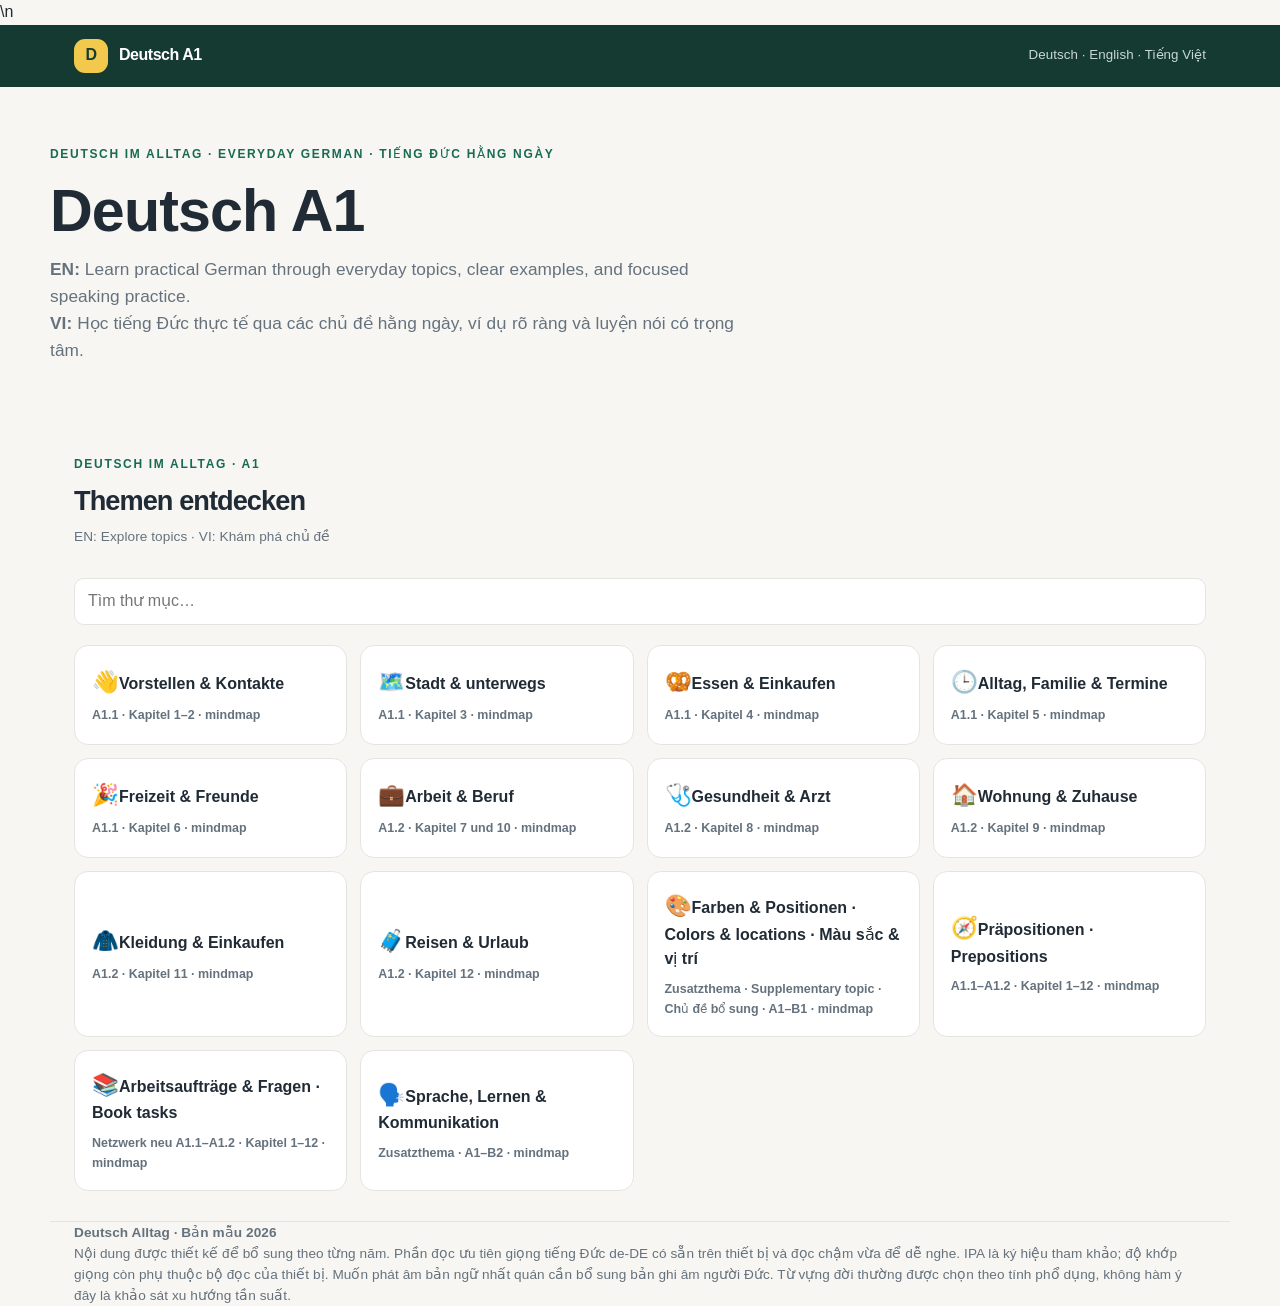
<file: deutsch-alltag.html>
<!doctype html>
<html lang="vi">
<head>
<meta charset="utf-8"><meta name="viewport" content="width=device-width,initial-scale=1"><title>Deutsch A1 — Học tiếng Đức mỗi ngày</title>
<style>
:root{--ink:#202b35;--muted:#65727d;--paper:#f7f6f2;--white:#fff;--line:#e4e5e1;--green:#176b53;--green2:#e8f2ed;--red:#c44742;--gold:#ad791e;--blue:#315e9b;--shadow:0 14px 38px #2033260d}*{box-sizing:border-box}body{margin:0;background:var(--paper);color:var(--ink);font:16px/1.55 Inter,ui-sans-serif,system-ui,-apple-system,"Segoe UI",sans-serif}button,input{font:inherit}button{cursor:pointer}.top{background:#153a31;color:white}.topin{max-width:1180px;margin:auto;padding:14px 24px;display:flex;align-items:center;justify-content:space-between}.brand{display:flex;align-items:center;gap:11px;font-weight:800;letter-spacing:-.03em}.mark{width:34px;height:34px;border-radius:11px;background:#f2c94c;display:grid;place-items:center;color:#173d32;font-weight:900}.top small{color:#c9d9d2}.wrap{max-width:1180px;margin:auto;padding:0 24px}.hero{padding:54px 0 32px}.eyebrow{font-size:.75rem;font-weight:800;letter-spacing:.14em;text-transform:uppercase;color:var(--green)}h1,h2,h3,p{margin-top:0}h1{font-size:clamp(2rem,5vw,3.7rem);line-height:1.06;letter-spacing:-.055em;max-width:720px;margin:14px 0}.hero p{max-width:690px;color:var(--muted);font-size:1.08rem}.chips{display:flex;flex-wrap:wrap;gap:8px;margin-top:20px}.pill{background:var(--white);border:1px solid var(--line);padding:7px 12px;border-radius:99px;font-size:.83rem}.level{display:inline-flex;background:#fff4d3;color:#765717;border-radius:6px;padding:3px 8px;font-size:.78rem;font-weight:800}.tabs{position:sticky;top:0;z-index:5;background:#f7f6f2ed;backdrop-filter:blur(12px);border-block:1px solid var(--line)}.tabsin{max-width:1180px;margin:auto;padding:10px 24px;display:flex;flex-wrap:wrap;gap:8px;overflow:visible}.tab{border:1px solid transparent;background:transparent;padding:9px 14px;border-radius:9px;white-space:normal;overflow-wrap:anywhere;color:#53616a;font-weight:700}.tab.active,.tab:hover{background:white;border-color:var(--line);color:var(--green)}main{padding-bottom:55px}.section{padding:38px 0 10px;scroll-margin-top:75px}.sectionhead{display:flex;justify-content:space-between;align-items:end;gap:20px;margin-bottom:18px}.sectionhead h2{margin:4px 0;font-size:1.7rem;letter-spacing:-.035em}.sub{color:var(--muted);margin:0;max-width:700px}.card{background:white;border:1px solid var(--line);border-radius:17px;padding:22px;box-shadow:var(--shadow)}.grid{display:grid;grid-template-columns:1fr 1fr;gap:16px}.wordgrid{display:grid;grid-template-columns:repeat(3,1fr);gap:14px}.word{padding:18px;border:1px solid var(--line);border-radius:14px;background:white;position:relative}.article{display:inline-grid;place-items:center;min-width:43px;height:30px;border-radius:7px;color:white;font-size:.82rem;font-weight:900;margin-right:7px}.der{background:#4778b8}.die{background:#c85652}.das{background:#99912e}.german{font-size:1.2rem;font-weight:800;letter-spacing:-.02em}.ipa{font: .9rem/1.4 ui-monospace,monospace;color:var(--green);margin:8px 0}.translation{font-size:.91rem;color:#53616a}.translations{border-top:1px solid var(--line);margin-top:12px;padding-top:10px;font-size:.84rem;color:#53616a}.translations b{color:var(--ink)}.play{border:1px solid var(--line);background:#fff;border-radius:9px;padding:7px 10px;color:var(--green);font-weight:700}.play:hover{background:var(--green2)}.toolbar{display:flex;gap:9px;align-items:center;flex-wrap:wrap;margin:16px 0}.search{min-width:220px;flex:1;border:1px solid var(--line);border-radius:10px;padding:10px 13px;background:white}.hint{font-size:.85rem;color:var(--muted)}.bar{padding:16px 18px;background:#f4f1e9;border-radius:12px;margin:16px 0}.bar strong{color:var(--green)}.study-note{margin:8px 0;border:1px solid var(--line);border-radius:12px;background:white;padding:0 14px}.study-note summary{display:flex;justify-content:space-between;align-items:center;gap:12px;cursor:pointer;list-style:none;padding:12px 2px;font-weight:750}.study-note summary::-webkit-details-marker{display:none}.study-note summary:after{content:'＋';color:var(--green);font-size:1.15rem}.study-note[open] summary:after{content:'−'}.study-note-body{padding:0 2px 12px;color:var(--muted)}.study-note-body p{margin:6px 0}.stages{display:flex;gap:8px;flex-wrap:wrap;margin:12px 0 18px}.stage{flex:1;min-width:145px;border:1px solid var(--line);border-radius:12px;padding:12px;background:white;font-size:.88rem}.stage b{display:block;margin-bottom:3px}.stage.current{border-color:#7eb29f;background:var(--green2)}.quiz{max-width:760px}.q{font-size:1.18rem;font-weight:800;margin:10px 0 16px}.opts{display:flex;gap:9px;flex-wrap:wrap}.opt{border:1px solid var(--line);border-radius:10px;background:#fff;padding:11px 20px;font-weight:800;min-width:88px}.opt:hover{border-color:var(--green)}.opt.correct{background:#e8f2ed;border-color:#65a68d;color:#145b45}.opt.wrong{background:#fae9e7;border-color:#da9893;color:#923832}.feedback{padding-top:13px;font-weight:650;min-height:46px}.next{background:var(--green);border:0;border-radius:9px;color:white;padding:10px 16px;font-weight:750}.row{display:flex;align-items:center;justify-content:space-between;gap:15px;border-bottom:1px solid var(--line);padding:14px 0}.row:last-child{border:0}.row p{margin:3px 0 0;color:var(--muted);font-size:.88rem}.case-list{display:grid;grid-template-columns:repeat(2,minmax(0,1fr));gap:12px;margin-top:12px}.case-list .row{display:block;margin:0;border:1px solid var(--line);border-radius:11px;padding:14px;background:#fff}.case-list .row p{margin:8px 0 0;line-height:1.5}.case-list .row p:first-of-type{margin-top:11px}@media(max-width:520px){.case-list{grid-template-columns:1fr}}.perfekt-list{display:grid;grid-template-columns:repeat(2,minmax(0,1fr));gap:10px;margin-top:12px}.perfekt-item{border:1px solid var(--line);background:#fff;border-radius:10px;padding:12px}.perfekt-item p{margin:5px 0 0;font-size:.86rem;line-height:1.45}.perfekt-item p:first-of-type{margin-top:8px}.perfekt-item strong{font-size:.98rem;color:var(--ink)}@media(max-width:520px){.perfekt-list{grid-template-columns:1fr}}.verb-table-wrap{overflow-x:auto;margin:12px 0}.verb-table{width:100%;border-collapse:collapse;background:#fff;font-size:.9rem;min-width:760px}.verb-table th,.verb-table td{padding:9px 10px;text-align:left;vertical-align:top;border-bottom:1px solid var(--line)}.verb-table th{background:var(--green2);color:var(--green);font-size:.82rem}.verb-table td:first-child{font-weight:750}.verb-table tr:last-child td{border-bottom:0}.verb-overlap{color:var(--gold);font-size:.8rem;font-weight:700}.inlinecheck{display:flex;gap:8px;flex-wrap:wrap}.input{width:100px;padding:8px 10px;border:1px solid var(--line);border-radius:8px;text-align:center}.result{font-size:.9rem;color:var(--green);font-weight:700}.dialog{background:#f5f7f5;padding:15px;border-radius:12px;margin:10px 0}.dialog .de{font-weight:700}.dialog .en,.dialog .vi{font-size:.88rem;color:var(--muted)}footer{padding:28px 0 44px;color:var(--muted);font-size:.85rem;border-top:1px solid var(--line)}@media(max-width:780px){.wordgrid,.grid{grid-template-columns:1fr 1fr}.sectionhead{align-items:start;flex-direction:column}}@media(max-width:520px){.wordgrid,.grid{grid-template-columns:1fr}.hero{padding-top:36px}.card{padding:17px}.wrap,.topin,.tabsin{padding-left:16px;padding-right:16px}}

.foldergrid{display:grid;grid-template-columns:repeat(auto-fill,minmax(220px,1fr));gap:13px;margin:20px 0}.folderbtn{text-align:left;background:#fff;border:1px solid var(--line);border-radius:14px;padding:17px;min-height:100px;transition:.16s}.folderbtn:hover{border-color:#78a995;transform:translateY(-2px);box-shadow:var(--shadow)}.folderhead{display:flex;align-items:center;gap:10px}.foldericon{font-size:1.35rem;display:inline-block;flex:0 0 auto}.foldername{font-weight:800}.foldername small,.folder-detail-name small{font-size:.72em;font-weight:500;color:var(--muted);white-space:nowrap}.foldertranslations{display:grid;gap:3px;margin-top:8px;color:var(--muted);font-size:.9rem}.foldermeta{font-size:.78rem;color:var(--muted);margin-top:8px}.folder-detail-translations{line-height:1.6;color:var(--muted)}.libhead{display:flex;align-items:center;justify-content:space-between;gap:12px;flex-wrap:wrap}.libcards{display:grid;grid-template-columns:repeat(auto-fill,minmax(260px,1fr));gap:12px;margin:18px 0}.wbcard{min-height:180px;text-align:left;border:1px solid var(--line);border-radius:14px;background:white;padding:17px;display:flex;flex-direction:column;gap:8px;box-shadow:var(--shadow)}.wbcard:hover{border-color:#78a995}.wbcard .front{font-size:1.06rem;font-weight:800}.wbcard .back{display:none;border-top:1px solid var(--line);padding-top:8px;color:#52616a;font-size:.9rem}.wbcard.revealed .back{display:block}.wbcard:focus-visible{outline:3px solid #78a995;outline-offset:2px}.wbcard .hint{margin-top:auto}.libhidden{display:none!important}.badge-mini{font-size:.73rem;padding:3px 7px;border-radius:99px;background:var(--green2);color:var(--green);font-weight:800;align-self:flex-start}

 .topic-goal{display:block;width:100%;text-align:left;border:0;cursor:pointer;color:inherit;font-size:1rem}.level-link{width:100%;text-align:left;background:white;cursor:pointer}.level-link.active{background:var(--green2);color:var(--green)}.topic-grid{align-items:start}@media(max-width:780px){.topic-grid{grid-template-columns:1fr}} .progress-item{border-bottom:1px solid var(--line)}.progress-item:last-child{border:0}.progress-item .level-link{border:0;margin:0;padding:14px 2px}.progress-detail{padding:0 4px 12px}.progress-detail .dialog{margin:8px 0}.progress-chevron{font-size:1.3rem;color:var(--green);padding:0 8px}.level-link.active{color:var(--green);background:var(--green2);border-radius:8px} .study-stack{display:grid;grid-template-columns:1fr;gap:16px}.study-stack>.card{width:100%} .topic-vocab .wordgrid{grid-template-columns:repeat(auto-fill,minmax(215px,1fr))}.topic-vocab .word{padding:14px}.topic-vocab .german{font-size:1rem}.topic-vocab .ipa{margin:5px 0}.topic-vocab .play{margin-top:8px}.audio-chapter{border-top:1px solid var(--line);padding:10px 0}.audio-chapter summary{display:flex;justify-content:space-between;align-items:center;gap:12px;cursor:pointer;font-weight:750;list-style:none}.audio-chapter summary::-webkit-details-marker{display:none}.audio-chapter summary:after{content:'＋';color:var(--green);font-size:1.15rem}.audio-chapter[open] summary:after{content:'−'}.audio-track-list{display:grid;grid-template-columns:repeat(auto-fill,minmax(92px,1fr));gap:8px;padding:12px 0}.audio-track-link{display:flex;justify-content:space-between;align-items:center;gap:7px;padding:8px 10px;border:1px solid var(--line);border-radius:9px;background:#fff;color:var(--green);text-decoration:none}.audio-track-link:hover{border-color:var(--green);background:var(--green2)}.audio-track-link small{color:var(--muted);font-size:.78rem}.audio-chapter>a.hint{display:inline-block;margin:0 0 5px}.audio-gap{padding:10px 12px;border-radius:9px;background:#fff4d8;color:#684a0a}.audio-gap b{display:block;margin-bottom:4px}
.workbook-extra{margin-top:18px}.workbook-extra .sectionhead{margin-bottom:8px}.workbook-extra h3{margin-bottom:8px}.workbook-extra p{margin:6px 0}.extra-sheet{border-top:1px solid var(--line);padding:12px 0}.extra-sheet summary,.extra-notes summary{cursor:pointer;font-weight:750;color:var(--green)}.extra-cards{display:grid;grid-template-columns:repeat(auto-fill,minmax(min(100%,310px),1fr));gap:12px;margin-top:12px}.extra-cards .wbcard{height:100%}.topic-grammar{margin:12px 0 16px;padding:18px 20px}.topic-grammar h3{margin-bottom:10px}.topic-grammar h4{margin:18px 0 4px}.topic-grammar .row{align-items:center;gap:12px}.topic-grammar .row p{margin:4px 0}.topic-grammar .play{flex:0 0 auto}.vocab-card .dialog p{margin:4px 0}.extra-notes{margin-top:10px}.extra-notes .translations{margin-top:7px}@media(max-width:760px){.tabsin{display:grid;grid-template-columns:repeat(auto-fit,minmax(min(100%,230px),1fr));align-items:stretch}.tab{min-width:0;text-align:center}}

.word-audio-inline{appearance:none;background:transparent;border:0;padding:0;color:inherit;font:inherit;font-weight:inherit;text-align:inherit;cursor:pointer;text-decoration:underline;text-decoration-style:dotted;text-decoration-color:var(--green);text-underline-offset:.15em}.word-audio-inline:hover,.word-audio-inline:focus-visible{color:var(--green)}
.travel-supplement{margin:22px 0}.travel-supplement>.sectionhead{align-items:start}.travel-supplement .sectionhead h3{margin:7px 0 9px}.travel-supplement .study-note{margin:14px 0 0}.travel-note>summary{font-size:1.05rem}.travel-note>.study-note-body{padding:12px 2px 4px}.travel-block{margin:18px 0 26px}.travel-block>h4{color:var(--green);font-size:1.15rem;margin:0 0 8px}.travel-weather-grid{display:grid;grid-template-columns:repeat(2,minmax(0,1fr));gap:12px;margin:14px 0}.travel-weather-card{padding:14px;background:#fffdf9}.travel-weather-card h4{font-size:1rem;color:var(--green);margin:0 0 8px}.travel-forms{display:grid;grid-template-columns:repeat(auto-fit,minmax(155px,1fr));gap:8px}.travel-form{padding:9px;border:1px solid var(--line);border-radius:10px;background:#fff}.travel-form-head{display:flex;align-items:center;justify-content:space-between;gap:6px}.travel-form-head .badge-mini{font-size:.66rem}.travel-form .ipa{margin:5px 0}.travel-form .translation{font-size:.82rem}.travel-form .play{margin-top:7px}.travel-weather-card .dialog{font-size:.88rem}.travel-weather-card .dialog .play{display:block;margin-top:8px}.travel-analysis{border:1px solid #d8e4dc;border-radius:13px;padding:15px;margin:12px 0;background:#fff}.travel-analysis h5{font-size:1rem;margin:0 0 8px;color:var(--green)}.travel-german{font-size:1.05rem;font-weight:750}.travel-grammar{border-radius:11px;padding:13px 15px;background:#edf4ef;color:var(--ink);line-height:1.7;margin:10px 0}.travel-grammar b{color:var(--green)}.travel-analysis>.play{margin-top:8px}.travel-dialog{display:grid;grid-template-columns:repeat(auto-fit,minmax(220px,1fr));gap:10px;margin:14px 0}.travel-phrase{border:1px solid var(--line);background:#fff;border-radius:12px;padding:12px}.travel-phrase>p{margin:7px 0;font-size:.9rem}.travel-map{border:1px solid var(--line);border-radius:14px;overflow:hidden;margin:14px 0 8px;background:#f4f7f4}.travel-map svg{display:block;width:100%;height:auto}.travel-map text{font-family:Inter,ui-sans-serif,system-ui,-apple-system,\"Segoe UI\",sans-serif}.travel-sources{margin-top:16px;padding-top:12px;border-top:1px solid var(--line)}.travel-check{margin-top:16px}.travel-check ol{padding-left:22px}.travel-check li{margin:8px 0}@media(max-width:620px){.travel-weather-grid{grid-template-columns:1fr}.travel-forms{grid-template-columns:1fr 1fr}.travel-map text{font-size:12px}}
.travel-portal-button{display:grid;gap:10px;width:100%;padding:18px;border:1px solid var(--line);border-radius:14px;background:#fff;color:var(--ink);font:inherit;text-align:left;cursor:pointer;transition:.16s}.travel-portal-button:hover{border-color:#78a995;transform:translateY(-2px);box-shadow:var(--shadow)}.travel-portal-button strong{font-size:1.12rem;line-height:1.45}.travel-open{color:var(--green);font-weight:800}.travel-folderbtn{display:block;width:100%;min-height:150px;color:var(--ink);font:inherit;cursor:pointer}.travel-room-main{margin-top:12px}.travel-folder-page{margin-top:14px}.travel-folder-page>.travel-block{margin:0}.travel-folder-page>.travel-block>h4{font-size:1.25rem}.travel-folder-page .travel-sources{margin-top:22px}.topic-hub-intro{margin:12px 0 18px}.topic-stage-nav{display:flex;flex-wrap:wrap;gap:9px;margin:18px 0 24px}.topic-stage-nav a{display:inline-flex;align-items:center;border:1px solid var(--line);border-radius:999px;padding:8px 14px;background:#fff;color:var(--green);font-weight:750;text-decoration:none;transition:.16s}.topic-stage-nav a:hover{border-color:#78a995;background:#f4f8f5;transform:translateY(-1px)}.topic-stage{scroll-margin-top:20px;margin:24px 0 30px}.topic-stage>.level{display:inline-block;margin-bottom:8px}.topic-stage>h3{margin:2px 0 4px}.topic-module-card{display:block;width:100%;min-height:150px;color:var(--ink);font:inherit;cursor:pointer}.topic-stage .travel-supplement{margin:0;grid-column:1/-1}.topic-hub-special{grid-column:1/-1}.topic-room-content>.topic-vocab{margin-top:0}.topic-room-content>.card{margin-bottom:16px}.topic-speaking-room>.topic-grammar{margin-top:18px}@media(max-width:620px){.topic-stage-nav{gap:7px}.topic-stage-nav a{padding:7px 10px;font-size:.88rem}}</style>\n<style id="ios-color-fix">:root{color-scheme:light}html{-webkit-text-size-adjust:100%;text-size-adjust:100%}button:not([class]){color:var(--ink,#202b35)}.folderbtn,.topic-module-card{color:var(--ink,#202b35)}a[x-apple-data-detectors],a[x-apple-data-detectors] *{color:inherit!important;-webkit-text-fill-color:currentColor!important;text-decoration:none!important;font:inherit!important}</style><style id="soft-type">html,body,button,input,select,textarea{font-family:"Avenir Next","Aptos","Segoe UI Variable","Segoe UI",sans-serif!important;font-synthesis:none}body{font-weight:400;letter-spacing:.005em}h1,h2,h3,h4,.foldername,.brand,.tab,.play,.level,.eyebrow,b,strong{font-weight:600!important}h1,h2,h3,h4{letter-spacing:-.015em}button{font-weight:600!important}</style><style id="inline-listening">
.inline-video-player{position:relative;width:100%;max-width:880px;aspect-ratio:16/9;margin:12px auto;overflow:hidden;border:1px solid var(--line);border-radius:14px;background:#0b1720}
.inline-video-player iframe{position:absolute;inset:0;width:100%;height:100%;border:0}
.audio-track-link{appearance:none;font:inherit;cursor:pointer;text-align:left}
.audio-track-link[aria-pressed="true"]{border-color:var(--green);background:var(--green2)}
.audio-fallback{display:inline-block;margin:3px 0 10px;color:var(--muted);font-size:.86rem;text-decoration:underline;text-underline-offset:2px}
.topic-video{border-top:1px solid var(--line);padding:10px 0}
.topic-video>summary{display:flex;justify-content:space-between;align-items:center;gap:14px;cursor:pointer;list-style:none;min-height:46px;font-weight:600}
.topic-video>summary::-webkit-details-marker{display:none}
.topic-video>summary:after{content:"＋";color:var(--green)}
.topic-video[open]>summary:after{content:"−"}
.topic-video-inner{padding-top:8px}
@media(max-width:640px){.topic-video>summary{align-items:flex-start;flex-wrap:wrap}.topic-video>summary .hint{display:block}}
</style></head>
<body>
<header class="top"><div class="topin"><div class="brand"><span class="mark">D</span> Deutsch A1</div><small>Deutsch · English · Tiếng Việt</small></div></header>
<div class="wrap hero"><span class="eyebrow">Deutsch im Alltag · Everyday German · Tiếng Đức hằng ngày</span><h1>Deutsch A1</h1><p><b>EN:</b> Learn practical German through everyday topics, clear examples, and focused speaking practice.<br><b>VI:</b> Học tiếng Đức thực tế qua các chủ đề hằng ngày, ví dụ rõ ràng và luyện nói có trọng tâm.</p></div>
<main class="wrap">

<section class="section" id="library"><div class="sectionhead"><div><span class="eyebrow">Deutsch im Alltag · A1</span><h2>Themen entdecken</h2><p class="hint">EN: Explore topics · VI: Khám phá chủ đề</p></div></div><div id="folderView"><div class="toolbar"><input class="search" id="folderSearch" placeholder="Tìm thư mục…"></div><div class="foldergrid" id="folderGrid"></div></div><div id="folderContent" class="libhidden"></div><div id="topicModulesParking" hidden><section class="section" id="today" data-library-module="today"><div class="sectionhead"><div><span class="eyebrow">01 · Alltag zu Hause</span><h2>Zu Hause: Mein Morgen</h2><p class="hint">EN: At home: my morning · VI: Ở nhà: buổi sáng của tôi</p><p class="sub">Từ gọi tên đồ vật trong nhà đến câu nói bạn có thể dùng ngay khi kể về buổi sáng.</p></div><span class="level">7 phút</span></div><div class="grid"><div class="card"><h3>Lernziele</h3><p class="hint">EN: Learning goals · VI: Mục tiêu buổi học</p><div class="row"><div><b>Gọi tên 6 vật dụng quen thuộc</b><p>Luôn học danh từ cùng mạo từ và số nhiều.</p></div><span>✓</span></div><div class="row"><div><b>Nói mình làm gì vào buổi sáng</b><p>Dùng động từ hiện tại và trạng từ tần suất.</p></div><span>✓</span></div><div class="row"><div><b>Chọn der, die hoặc das</b><p>Bắt đầu từ nhận diện, sau đó chuyển sang câu có ngữ cảnh.</p></div><span>✓</span></div></div><div class="card"><h3>Ein nützliches Satzmuster</h3><p class="hint">EN: A useful sentence pattern · VI: Một cấu trúc hữu ích</p><div class="dialog"><div class="de">Morgens mache ich mir einen Kaffee.</div><div class="ipa">[ˈmɔʁɡŋ̍s ˈmaxə ɪç miːɐ̯ ˈaɪ̯nən ˈkafeː]</div><div class="en"><b>EN:</b> In the morning, I make myself a coffee.</div><div class="vi"><b>VI:</b> Buổi sáng, tôi pha cho mình một ly cà phê.</div><button class="play say" data-say="Morgens mache ich mir einen Kaffee.">🔊 Deutsch hören</button></div><p class="hint">Ghi nhớ: <b>morgens</b> = vào buổi sáng (thói quen); động từ chia đứng ở vị trí thứ hai: <b>mache ich</b>.</p></div></div></section><section class="section" id="words" data-library-module="words"><div class="sectionhead"><div><span class="eyebrow">02 · Wortschatz</span><h2>Wichtiger Wortschatz</h2><p class="hint">EN: Essential vocabulary · VI: Từ vựng thiết yếu</p><p class="sub">Từ và cụm từ theo ngữ cảnh sinh hoạt. Bấm loa để nghe, tìm kiếm bằng Đức, Anh hoặc Việt.</p></div></div><div class="toolbar"><input class="search" id="search" placeholder="Tìm từ hoặc nghĩa…"><button class="play" id="slow">🐢 Đọc chậm: tắt</button><label class="hint" for="voice">Giọng đọc:</label><select class="search" style="flex:0 1 260px" id="voice" aria-label="Chọn giọng đọc tiếng Đức"><option>Đang tìm giọng Đức…</option></select></div><p class="hint" id="voiceStatus" aria-live="polite">Đang dò các giọng tiếng Đức có sẵn trên thiết bị.</p><div class="wordgrid" id="wordgrid"></div></section><section class="section" id="preps" data-library-module="preps"><div class="sectionhead"><div><span class="eyebrow">04 · Wechselpräpositionen</span><h2>Präpositionen mit Akkusativ und Dativ</h2><p class="hint">EN: Prepositions with accusative and dative · VI: Giới từ với Akkusativ và Dativ</p><p class="sub">Wohin? = hướng/đích đến → Akkusativ; Wo? = vị trí → Dativ. Ý nghĩa câu quyết định cách, không phải chỉ riêng việc có chuyển động.<br><span class="hint"><b>EN:</b> Where to? → accusative for a destination. Where? → dative for a location. The meaning of the sentence determines the case; movement alone does not.</span></p></div></div><div class="grid"><div class="card"><h3>Neun Wechselpräpositionen</h3><p class="hint">EN: Nine two-way prepositions · VI: Chín giới từ hai cách</p><p><b>an</b> (sát cạnh/trên mặt đứng), <b>auf</b> (trên bề mặt), <b>hinter</b> (phía sau), <b>in</b> (trong/vào), <b>neben</b> (bên cạnh), <b>über</b> (phía trên), <b>unter</b> (phía dưới), <b>vor</b> (phía trước), <b>zwischen</b> (ở giữa).</p><div class="bar"><b>Wohin? → Akkusativ</b><br>Ich stelle die Tasse <b>auf den Tisch</b>.<br><span class="hint">EN: I put the cup on the table. · VI: Tôi đặt cốc lên bàn.</span></div><div class="bar"><b>Wo? → Dativ</b><br>Die Tasse steht <b>auf dem Tisch</b>.<br><span class="hint">EN: The cup is on the table. · VI: Cái cốc ở trên bàn.</span></div></div><div class="card"><h3>Artikel nach Genus anpassen</h3><p class="hint">EN: Change articles by gender · VI: Đổi mạo từ theo giống</p><div class="row"><div><b>der Tisch → auf den Tisch / auf dem Tisch</b><p>Akk: den · Dat: dem</p></div></div><div class="row"><div><b>die Küche → in die Küche / in der Küche</b><p>Akk: die · Dat: der</p></div></div><div class="row"><div><b>das Zimmer → ins Zimmer / im Zimmer</b><p>Akk: das · Dat: dem (ins = in das; im = in dem)</p></div></div><p class="hint"><i>Ich laufe im Park.</i> (Tôi chạy trong công viên) vẫn là Dativ vì nói vị trí, không phải đích đến.</p></div></div><div class="sectionhead" style="margin-top:22px"><div><span class="eyebrow">Jeden Tag · Ôn lặp lại</span><h2>Präpositionen wiederholen</h2><p class="hint">EN: Quick preposition review · VI: Ôn nhanh giới từ</p><p class="sub">Tiến độ lưu trên trình duyệt này; câu hay nhầm sẽ được tính vào số câu cần ôn.</p></div></div><div class="card quiz"><div class="hint" id="pmeta"></div><div class="q" id="pquestion"></div><div class="opts" id="popts"></div><div class="feedback" id="pfeedback" aria-live="polite"></div><button class="next" id="pnext">Câu tiếp theo →</button> <button class="play" id="preset">Xóa tiến độ ôn</button></div><p class="hint" id="memory"></p></section><section class="section" id="practice" data-library-module="practice"><div class="sectionhead"><div><span class="eyebrow">05 · Übungen</span><h2>Kurze Übung</h2><p class="hint">EN: Short practice · VI: Luyện tập ngắn</p><p class="sub">Tự nhớ mạo từ rồi mới xem đáp án. Mỗi danh từ được luyện trong một cụm thực tế.</p></div></div><div class="card" id="fill"></div></section><section class="section" id="dialog" data-library-module="dialog"><div class="sectionhead"><div><span class="eyebrow">06 · Im Alltag sprechen</span><h2>Dialog: Mein Morgen zu Hause</h2><p class="hint">EN: Dialogue: my morning at home · VI: Hội thoại: buổi sáng ở nhà</p><p class="sub">Nghe từng câu, đọc theo rồi thay đổi giờ giấc hoặc món ăn để biến thành câu của bạn.</p></div></div><div class="card" id="dialogue"></div></section></div></section>





</main><footer class="wrap"><b>Deutsch Alltag · Bản mẫu 2026</b><br>Nội dung được thiết kế để bổ sung theo từng năm. Phần đọc ưu tiên giọng tiếng Đức de-DE có sẵn trên thiết bị và đọc chậm vừa để dễ nghe. IPA là ký hiệu tham khảo; độ khớp giọng còn phụ thuộc bộ đọc của thiết bị. Muốn phát âm bản ngữ nhất quán cần bổ sung bản ghi âm người Đức. Từ vựng đời thường được chọn theo tính phổ dụng, không hàm ý đây là khảo sát xu hướng tần suất.</footer>
<script>
const WB=[{"name":"Động từ sinh hoạt","headers":["Cụm từ tiếng Đức","English","Tiếng Việt","Câu ví dụ tiếng Đức","Dịch tiếng Việt"],"rows":[{"Cụm từ tiếng Đức":"die Wäsche sortieren","English":"sort the laundry","Tiếng Việt":"phân loại đồ giặt","Câu ví dụ tiếng Đức":"Ich sortiere die Wäsche nach Farben.","Dịch tiếng Việt":"Tôi phân loại đồ giặt theo màu."},{"Cụm từ tiếng Đức":"die Taschen leeren","English":"empty the pockets","Tiếng Việt":"lấy đồ khỏi túi áo/quần","Câu ví dụ tiếng Đức":"Leere die Taschen, bevor du die Hose wäschst.","Dịch tiếng Việt":"Lấy đồ trong túi ra trước khi giặt quần."},{"Cụm từ tiếng Đức":"einen Fleck vorbehandeln","English":"pre-treat a stain","Tiếng Việt":"xử lý vết bẩn trước","Câu ví dụ tiếng Đức":"Ich behandle den Fleck vor dem Waschen.","Dịch tiếng Việt":"Tôi xử lý vết bẩn trước khi giặt."},{"Cụm từ tiếng Đức":"die Waschmaschine beladen","English":"load the washing machine","Tiếng Việt":"cho đồ vào máy giặt","Câu ví dụ tiếng Đức":"Ich belade die Waschmaschine nicht zu voll.","Dịch tiếng Việt":"Tôi không cho quá nhiều đồ vào máy."},{"Cụm từ tiếng Đức":"das Waschmittel dosieren","English":"measure the detergent","Tiếng Việt":"đong nước giặt","Câu ví dụ tiếng Đức":"Dosier das Waschmittel nach der Anleitung.","Dịch tiếng Việt":"Đong nước giặt theo hướng dẫn."},{"Cụm từ tiếng Đức":"ein Waschprogramm wählen","English":"choose a wash program","Tiếng Việt":"chọn chương trình giặt","Câu ví dụ tiếng Đức":"Ich wähle ein Programm für Feinwäsche.","Dịch tiếng Việt":"Tôi chọn chương trình cho đồ mỏng."},{"Cụm từ tiếng Đức":"die Maschine einschalten","English":"switch the machine on","Tiếng Việt":"bật máy","Câu ví dụ tiếng Đức":"Schalte die Waschmaschine ein.","Dịch tiếng Việt":"Bật máy giặt lên."},{"Cụm từ tiếng Đức":"die Wäsche aufhängen","English":"hang up the laundry","Tiếng Việt":"phơi quần áo","Câu ví dụ tiếng Đức":"Ich hänge die Wäsche auf dem Balkon auf.","Dịch tiếng Việt":"Tôi phơi quần áo ngoài ban công."},{"Cụm từ tiếng Đức":"die Wäsche abnehmen","English":"take the laundry down","Tiếng Việt":"thu quần áo","Câu ví dụ tiếng Đức":"Nimm die trockene Wäsche von der Leine ab.","Dịch tiếng Việt":"Thu quần áo khô khỏi dây phơi."},{"Cụm từ tiếng Đức":"die Wäsche zusammenlegen","English":"fold the laundry","Tiếng Việt":"gấp quần áo","Câu ví dụ tiếng Đức":"Ich lege die Handtücher auf dem Bett zusammen.","Dịch tiếng Việt":"Tôi gấp khăn trên giường."},{"Cụm từ tiếng Đức":"die Wäsche bügeln","English":"iron the laundry","Tiếng Việt":"ủi quần áo","Câu ví dụ tiếng Đức":"Ich bügle das Hemd auf dem Bügelbrett.","Dịch tiếng Việt":"Tôi ủi áo trên bàn ủi."},{"Cụm từ tiếng Đức":"Kleidung auf einen Bügel hängen","English":"hang clothes on a hanger","Tiếng Việt":"treo quần áo lên móc","Câu ví dụ tiếng Đức":"Häng die Bluse auf einen Bügel.","Dịch tiếng Việt":"Treo áo kiểu lên móc."},{"Cụm từ tiếng Đức":"Kleidung in den Schrank räumen","English":"put clothes away","Tiếng Việt":"cất quần áo vào tủ","Câu ví dụ tiếng Đức":"Ich räume die saubere Kleidung in den Schrank.","Dịch tiếng Việt":"Tôi cất quần áo sạch vào tủ."},{"Cụm từ tiếng Đức":"das Bett machen","English":"make the bed","Tiếng Việt":"dọn giường","Câu ví dụ tiếng Đức":"Ich mache morgens mein Bett.","Dịch tiếng Việt":"Tôi dọn giường vào buổi sáng."},{"Cụm từ tiếng Đức":"die Bettwäsche wechseln","English":"change the bedding","Tiếng Việt":"thay bộ ga/vỏ chăn gối","Câu ví dụ tiếng Đức":"Am Sonntag wechsle ich die Bettwäsche.","Dịch tiếng Việt":"Chủ nhật tôi thay bộ ga giường."},{"Cụm từ tiếng Đức":"Staub wischen","English":"dust","Tiếng Việt":"lau bụi","Câu ví dụ tiếng Đức":"Ich wische den Staub vom Regal.","Dịch tiếng Việt":"Tôi lau bụi trên kệ."},{"Cụm từ tiếng Đức":"Staub saugen","English":"vacuum","Tiếng Việt":"hút bụi","Câu ví dụ tiếng Đức":"Ich sauge den Teppich im Wohnzimmer.","Dịch tiếng Việt":"Tôi hút bụi thảm phòng khách."},{"Cụm từ tiếng Đức":"den Boden wischen","English":"mop the floor","Tiếng Việt":"lau sàn","Câu ví dụ tiếng Đức":"Ich wische den Boden in der Küche.","Dịch tiếng Việt":"Tôi lau sàn bếp."},{"Cụm từ tiếng Đức":"den Müll rausbringen","English":"take out the rubbish","Tiếng Việt":"mang rác đi đổ","Câu ví dụ tiếng Đức":"Bring bitte den Müll aus der Küche raus.","Dịch tiếng Việt":"Làm ơn mang rác trong bếp đi đổ."},{"Cụm từ tiếng Đức":"die Spülmaschine ausräumen","English":"unload the dishwasher","Tiếng Việt":"lấy chén đĩa ra khỏi máy rửa","Câu ví dụ tiếng Đức":"Ich räume die Teller aus der Spülmaschine.","Dịch tiếng Việt":"Tôi lấy đĩa ra khỏi máy rửa chén."},{"Cụm từ tiếng Đức":"die Spülmaschine einräumen","English":"load the dishwasher","Tiếng Việt":"xếp chén đĩa vào máy rửa","Câu ví dụ tiếng Đức":"Stell die Tassen in die Spülmaschine.","Dịch tiếng Việt":"Đặt các tách vào máy rửa chén."},{"Cụm từ tiếng Đức":"das Geschirr abwaschen","English":"wash the dishes","Tiếng Việt":"rửa chén","Câu ví dụ tiếng Đức":"Nach dem Essen wasche ich das Geschirr ab.","Dịch tiếng Việt":"Sau khi ăn tôi rửa chén."},{"Cụm từ tiếng Đức":"die Arbeitsfläche abwischen","English":"wipe the countertop","Tiếng Việt":"lau mặt bếp","Câu ví dụ tiếng Đức":"Wisch die Arbeitsfläche nach dem Kochen ab.","Dịch tiếng Việt":"Lau mặt bếp sau khi nấu."},{"Cụm từ tiếng Đức":"Lebensmittel einsortieren","English":"put groceries away","Tiếng Việt":"sắp xếp thực phẩm","Câu ví dụ tiếng Đức":"Ich sortiere die Lebensmittel in den Kühlschrank ein.","Dịch tiếng Việt":"Tôi xếp thực phẩm vào tủ lạnh."},{"Cụm từ tiếng Đức":"das Fenster öffnen","English":"open the window","Tiếng Việt":"mở cửa sổ","Câu ví dụ tiếng Đức":"Ich öffne morgens das Fenster im Schlafzimmer.","Dịch tiếng Việt":"Tôi mở cửa sổ phòng ngủ buổi sáng."},{"Cụm từ tiếng Đức":"lüften","English":"air out/ventilate","Tiếng Việt":"thông gió","Câu ví dụ tiếng Đức":"Wir lüften die Wohnung jeden Morgen.","Dịch tiếng Việt":"Chúng tôi thông gió căn hộ mỗi sáng."},{"Cụm từ tiếng Đức":"die Pflanzen gießen","English":"water the plants","Tiếng Việt":"tưới cây","Câu ví dụ tiếng Đức":"Ich gieße die Pflanzen auf dem Balkon.","Dịch tiếng Việt":"Tôi tưới cây ngoài ban công."},{"Cụm từ tiếng Đức":"die Schuhe ausziehen","English":"take off one's shoes","Tiếng Việt":"cởi giày","Câu ví dụ tiếng Đức":"Zieh die Schuhe an der Tür aus.","Dịch tiếng Việt":"Cởi giày ở cửa."},{"Cụm từ tiếng Đức":"etwas aufräumen","English":"tidy something up","Tiếng Việt":"dọn dẹp","Câu ví dụ tiếng Đức":"Ich räume den Schreibtisch auf.","Dịch tiếng Việt":"Tôi dọn bàn làm việc."},{"Cụm từ tiếng Đức":"etwas wegräumen","English":"put something away","Tiếng Việt":"cất đồ đi","Câu ví dụ tiếng Đức":"Räum bitte die Tassen in den Schrank.","Dịch tiếng Việt":"Làm ơn cất các tách vào tủ."},{"Cụm từ tiếng Đức":"etwas herausnehmen","English":"take something out","Tiếng Việt":"lấy thứ gì ra","Câu ví dụ tiếng Đức":"Nimm ein Handtuch aus der Schublade heraus.","Dịch tiếng Việt":"Lấy khăn từ ngăn kéo ra."},{"Cụm từ tiếng Đức":"etwas hineinstellen","English":"put something inside","Tiếng Việt":"đặt thứ gì vào trong","Câu ví dụ tiếng Đức":"Stell die Flasche in den Kühlschrank hinein.","Dịch tiếng Việt":"Đặt chai vào tủ lạnh."},{"Cụm từ tiếng Đức":"etwas danebenstellen","English":"put something beside it","Tiếng Việt":"đặt bên cạnh","Câu ví dụ tiếng Đức":"Stell den Korb neben die Waschmaschine.","Dịch tiếng Việt":"Đặt giỏ cạnh máy giặt."},{"Cụm từ tiếng Đức":"etwas darunterlegen","English":"put something underneath","Tiếng Việt":"đặt bên dưới","Câu ví dụ tiếng Đức":"Leg ein Tuch unter die Schüssel.","Dịch tiếng Việt":"Đặt khăn dưới cái tô."},{"Cụm từ tiếng Đức":"etwas an die Wand hängen","English":"hang something on the wall","Tiếng Việt":"treo lên tường","Câu ví dụ tiếng Đức":"Ich hänge den Spiegel an die Wand.","Dịch tiếng Việt":"Tôi treo gương lên tường."},{"Cụm từ tiếng Đức":"etwas auf den Tisch legen","English":"put something on the table","Tiếng Việt":"đặt lên bàn","Câu ví dụ tiếng Đức":"Leg die Schlüssel auf den Tisch.","Dịch tiếng Việt":"Đặt chìa khóa lên bàn."},{"Cụm từ tiếng Đức":"etwas vom Tisch nehmen","English":"take something off the table","Tiếng Việt":"lấy khỏi bàn","Câu ví dụ tiếng Đức":"Nimm die Tassen vom Tisch.","Dịch tiếng Việt":"Lấy các tách khỏi bàn."},{"Cụm từ tiếng Đức":"etwas in eine Schublade legen","English":"put something in a drawer","Tiếng Việt":"đặt vào ngăn kéo","Câu ví dụ tiếng Đức":"Ich lege das Besteck in die Schublade.","Dịch tiếng Việt":"Tôi đặt dao kéo vào ngăn kéo."},{"Cụm từ tiếng Đức":"etwas aus einer Schublade holen","English":"get something from a drawer","Tiếng Việt":"lấy từ ngăn kéo","Câu ví dụ tiếng Đức":"Hol bitte eine Gabel aus der Schublade.","Dịch tiếng Việt":"Làm ơn lấy nĩa từ ngăn kéo."},{"Cụm từ tiếng Đức":"die Dusche reinigen","English":"clean the shower","Tiếng Việt":"vệ sinh buồng tắm","Câu ví dụ tiếng Đức":"Ich reinige die Dusche am Wochenende.","Dịch tiếng Việt":"Tôi vệ sinh buồng tắm cuối tuần."},{"Cụm từ tiếng Đức":"den Spiegel putzen","English":"clean the mirror","Tiếng Việt":"lau gương","Câu ví dụ tiếng Đức":"Ich putze den Spiegel mit einem Mikrofasertuch.","Dịch tiếng Việt":"Tôi lau gương bằng khăn microfiber."},{"Cụm từ tiếng Đức":"die Toilette putzen","English":"clean the toilet","Tiếng Việt":"cọ bồn cầu","Câu ví dụ tiếng Đức":"Ich putze die Toilette mit WC-Reiniger.","Dịch tiếng Việt":"Tôi cọ bồn cầu bằng chất tẩy bồn cầu."},{"Cụm từ tiếng Đức":"die Handtücher wechseln","English":"change the towels","Tiếng Việt":"thay khăn","Câu ví dụ tiếng Đức":"Wir wechseln die Handtücher zweimal pro Woche.","Dịch tiếng Việt":"Chúng tôi thay khăn hai lần mỗi tuần."},{"Cụm từ tiếng Đức":"sich abtrocknen","English":"dry oneself","Tiếng Việt":"lau khô người","Câu ví dụ tiếng Đức":"Ich trockne mich mit einem großen Handtuch ab.","Dịch tiếng Việt":"Tôi lau khô người bằng khăn lớn."},{"Cụm từ tiếng Đức":"sich eincremen","English":"apply cream","Tiếng Việt":"bôi kem dưỡng","Câu ví dụ tiếng Đức":"Nach dem Duschen creme ich mich ein.","Dịch tiếng Việt":"Sau khi tắm tôi bôi kem dưỡng."},{"Cụm từ tiếng Đức":"sich die Hände waschen","English":"wash one's hands","Tiếng Việt":"rửa tay","Câu ví dụ tiếng Đức":"Wasch dir die Hände im Badezimmer.","Dịch tiếng Việt":"Rửa tay trong phòng tắm."},{"Cụm từ tiếng Đức":"die Zähne putzen","English":"brush one's teeth","Tiếng Việt":"đánh răng","Câu ví dụ tiếng Đức":"Ich putze mir vor dem Schlafengehen die Zähne.","Dịch tiếng Việt":"Tôi đánh răng trước khi ngủ."}]},{"name":"Cặp câu Wo-Wohin","headers":["Loại câu","Giới từ","Câu tiếng Đức","Dịch tiếng Việt","Ghi chú"],"rows":[{"Loại câu":"Wo? + Dativ","Giới từ":"auf","Câu tiếng Đức":"Das Waschmittel steht auf dem Regal.","Dịch tiếng Việt":"Nước giặt ở trên kệ.","Ghi chú":"Vị trí tĩnh: Dativ"},{"Loại câu":"Wohin? + Akkusativ","Giới từ":"auf","Câu tiếng Đức":"Ich stelle das Waschmittel auf das Regal.","Dịch tiếng Việt":"Tôi đặt nước giặt lên kệ.","Ghi chú":"Đích đặt/chuyển: Akkusativ"},{"Loại câu":"Wo? + Dativ","Giới từ":"in","Câu tiếng Đức":"Die saubere Wäsche liegt in der Schublade.","Dịch tiếng Việt":"Quần áo sạch nằm trong ngăn kéo.","Ghi chú":"Vị trí tĩnh: Dativ"},{"Loại câu":"Wohin? + Akkusativ","Giới từ":"in","Câu tiếng Đức":"Ich lege die saubere Wäsche in die Schublade.","Dịch tiếng Việt":"Tôi đặt quần áo sạch vào ngăn kéo.","Ghi chú":"Đích đặt/chuyển: Akkusativ"},{"Loại câu":"Wo? + Dativ","Giới từ":"an","Câu tiếng Đức":"Das Handtuch hängt an der Tür.","Dịch tiếng Việt":"Khăn đang treo trên cửa.","Ghi chú":"Vị trí tĩnh: Dativ"},{"Loại câu":"Wohin? + Akkusativ","Giới từ":"an","Câu tiếng Đức":"Ich hänge das Handtuch an die Tür.","Dịch tiếng Việt":"Tôi treo khăn lên cửa.","Ghi chú":"Đích đặt/chuyển: Akkusativ"},{"Loại câu":"Wo? + Dativ","Giới từ":"hinter","Câu tiếng Đức":"Der Wäschekorb steht hinter der Tür.","Dịch tiếng Việt":"Giỏ đồ giặt ở sau cửa.","Ghi chú":"Vị trí tĩnh: Dativ"},{"Loại câu":"Wohin? + Akkusativ","Giới từ":"hinter","Câu tiếng Đức":"Ich stelle den Wäschekorb hinter die Tür.","Dịch tiếng Việt":"Tôi đặt giỏ đồ giặt sau cửa.","Ghi chú":"Đích đặt/chuyển: Akkusativ"},{"Loại câu":"Wo? + Dativ","Giới từ":"neben","Câu tiếng Đức":"Der Trockner steht neben der Waschmaschine.","Dịch tiếng Việt":"Máy sấy ở cạnh máy giặt.","Ghi chú":"Vị trí tĩnh: Dativ"},{"Loại câu":"Wohin? + Akkusativ","Giới từ":"neben","Câu tiếng Đức":"Ich stelle den Trockner neben die Waschmaschine.","Dịch tiếng Việt":"Tôi đặt máy sấy cạnh máy giặt.","Ghi chú":"Đích đặt/chuyển: Akkusativ"},{"Loại câu":"Wo? + Dativ","Giới từ":"über","Câu tiếng Đức":"Der Spiegelschrank hängt über dem Waschbecken.","Dịch tiếng Việt":"Tủ gương treo trên bồn rửa.","Ghi chú":"Vị trí tĩnh: Dativ"},{"Loại câu":"Wohin? + Akkusativ","Giới từ":"über","Câu tiếng Đức":"Ich hänge den Spiegelschrank über das Waschbecken.","Dịch tiếng Việt":"Tôi treo tủ gương phía trên bồn rửa.","Ghi chú":"Đích đặt/chuyển: Akkusativ"},{"Loại câu":"Wo? + Dativ","Giới từ":"unter","Câu tiếng Đức":"Der Mülleimer steht unter der Spüle.","Dịch tiếng Việt":"Thùng rác ở dưới bồn rửa.","Ghi chú":"Vị trí tĩnh: Dativ"},{"Loại câu":"Wohin? + Akkusativ","Giới từ":"unter","Câu tiếng Đức":"Ich stelle den Mülleimer unter die Spüle.","Dịch tiếng Việt":"Tôi đặt thùng rác dưới bồn rửa.","Ghi chú":"Đích đặt/chuyển: Akkusativ"},{"Loại câu":"Wo? + Dativ","Giới từ":"vor","Câu tiếng Đức":"Der Wäscheständer steht vor dem Fenster.","Dịch tiếng Việt":"Giàn phơi ở trước cửa sổ.","Ghi chú":"Vị trí tĩnh: Dativ"},{"Loại câu":"Wohin? + Akkusativ","Giới từ":"vor","Câu tiếng Đức":"Ich stelle den Wäscheständer vor das Fenster.","Dịch tiếng Việt":"Tôi đặt giàn phơi trước cửa sổ.","Ghi chú":"Đích đặt/chuyển: Akkusativ"},{"Loại câu":"Wo? + Dativ","Giới từ":"zwischen","Câu tiếng Đức":"Der Korb steht zwischen der Maschine und dem Schrank.","Dịch tiếng Việt":"Giỏ ở giữa máy và tủ.","Ghi chú":"Vị trí tĩnh: Dativ"},{"Loại câu":"Wohin? + Akkusativ","Giới từ":"zwischen","Câu tiếng Đức":"Ich stelle den Korb zwischen die Maschine und den Schrank.","Dịch tiếng Việt":"Tôi đặt giỏ giữa máy và tủ.","Ghi chú":"Đích đặt/chuyển: Akkusativ"},{"Loại câu":"Wo? + Dativ","Giới từ":"auf","Câu tiếng Đức":"Das Bügeleisen liegt auf dem Bügelbrett.","Dịch tiếng Việt":"Bàn ủi nằm trên bàn là.","Ghi chú":"Vị trí tĩnh: Dativ"},{"Loại câu":"Wohin? + Akkusativ","Giới từ":"auf","Câu tiếng Đức":"Ich lege das Bügeleisen auf das Bügelbrett.","Dịch tiếng Việt":"Tôi đặt bàn ủi lên bàn là.","Ghi chú":"Đích đặt/chuyển: Akkusativ"},{"Loại câu":"Wo? + Dativ","Giới từ":"in","Câu tiếng Đức":"Die Tassen stehen im Oberschrank.","Dịch tiếng Việt":"Các tách ở trong tủ trên.","Ghi chú":"Vị trí tĩnh: Dativ"},{"Loại câu":"Wohin? + Akkusativ","Giới từ":"in","Câu tiếng Đức":"Ich räume die Tassen in den Oberschrank.","Dịch tiếng Việt":"Tôi cất các tách vào tủ trên.","Ghi chú":"Đích đặt/chuyển: Akkusativ"},{"Loại câu":"Wo? + Dativ","Giới từ":"an","Câu tiếng Đức":"Der Kalender hängt an der Wand.","Dịch tiếng Việt":"Lịch treo trên tường.","Ghi chú":"Vị trí tĩnh: Dativ"},{"Loại câu":"Wohin? + Akkusativ","Giới từ":"an","Câu tiếng Đức":"Ich hänge den Kalender an die Wand.","Dịch tiếng Việt":"Tôi treo lịch lên tường.","Ghi chú":"Đích đặt/chuyển: Akkusativ"},{"Loại câu":"Wo? + Dativ","Giới từ":"hinter","Câu tiếng Đức":"Der Staubsauger steht hinter der Tür.","Dịch tiếng Việt":"Máy hút bụi ở sau cửa.","Ghi chú":"Vị trí tĩnh: Dativ"},{"Loại câu":"Wohin? + Akkusativ","Giới từ":"hinter","Câu tiếng Đức":"Ich stelle den Staubsauger hinter die Tür.","Dịch tiếng Việt":"Tôi đặt máy hút bụi sau cửa.","Ghi chú":"Đích đặt/chuyển: Akkusativ"},{"Loại câu":"Wo? + Dativ","Giới từ":"neben","Câu tiếng Đức":"Die Fernbedienung liegt neben dem Fernseher.","Dịch tiếng Việt":"Điều khiển nằm cạnh tivi.","Ghi chú":"Vị trí tĩnh: Dativ"},{"Loại câu":"Wohin? + Akkusativ","Giới từ":"neben","Câu tiếng Đức":"Ich lege die Fernbedienung neben den Fernseher.","Dịch tiếng Việt":"Tôi đặt điều khiển cạnh tivi.","Ghi chú":"Đích đặt/chuyển: Akkusativ"},{"Loại câu":"Wo? + Dativ","Giới từ":"über","Câu tiếng Đức":"Die Lampe hängt über dem Esstisch.","Dịch tiếng Việt":"Đèn treo phía trên bàn ăn.","Ghi chú":"Vị trí tĩnh: Dativ"},{"Loại câu":"Wohin? + Akkusativ","Giới từ":"über","Câu tiếng Đức":"Ich hänge die Lampe über den Esstisch.","Dịch tiếng Việt":"Tôi treo đèn phía trên bàn ăn.","Ghi chú":"Đích đặt/chuyển: Akkusativ"},{"Loại câu":"Wo? + Dativ","Giới từ":"unter","Câu tiếng Đức":"Die Hausschuhe stehen unter der Bank.","Dịch tiếng Việt":"Dép ở dưới ghế băng.","Ghi chú":"Vị trí tĩnh: Dativ"},{"Loại câu":"Wohin? + Akkusativ","Giới từ":"unter","Câu tiếng Đức":"Ich stelle die Hausschuhe unter die Bank.","Dịch tiếng Việt":"Tôi đặt dép dưới ghế băng.","Ghi chú":"Đích đặt/chuyển: Akkusativ"},{"Loại câu":"Wo? + Dativ","Giới từ":"vor","Câu tiếng Đức":"Die Schuhe stehen vor der Wohnungstür.","Dịch tiếng Việt":"Giày ở trước cửa căn hộ.","Ghi chú":"Vị trí tĩnh: Dativ"},{"Loại câu":"Wohin? + Akkusativ","Giới từ":"vor","Câu tiếng Đức":"Ich stelle die Schuhe vor die Wohnungstür.","Dịch tiếng Việt":"Tôi đặt giày trước cửa căn hộ.","Ghi chú":"Đích đặt/chuyển: Akkusativ"},{"Loại câu":"Wo? + Dativ","Giới từ":"zwischen","Câu tiếng Đức":"Der Couchtisch steht zwischen dem Sofa und dem Fernseher.","Dịch tiếng Việt":"Bàn trà ở giữa sofa và tivi.","Ghi chú":"Vị trí tĩnh: Dativ"},{"Loại câu":"Wohin? + Akkusativ","Giới từ":"zwischen","Câu tiếng Đức":"Ich stelle den Couchtisch zwischen das Sofa und den Fernseher.","Dịch tiếng Việt":"Tôi đặt bàn trà giữa sofa và tivi.","Ghi chú":"Đích đặt/chuyển: Akkusativ"}]},{"name":"Câu sinh hoạt hằng ngày","headers":["Chủ đề","Tiếng Đức","Tiếng Việt","Ghi chú vị trí/ngữ pháp","Note"],"rows":[{"Chủ đề":"Giặt giũ","Tiếng Đức":"Ich sammle die schmutzige Wäsche im Schlafzimmer und bringe sie ins Bad.","Tiếng Việt":"Tôi gom quần áo bẩn trong phòng ngủ và mang vào phòng tắm.","Ghi chú vị trí/ngữ pháp":"im Schlafzimmer = vị trí; ins Bad = hướng đến"},{"Chủ đề":"Giặt giũ","Tiếng Đức":"Die Waschmaschine steht neben dem Waschbecken.","Tiếng Việt":"Máy giặt ở cạnh bồn rửa.","Ghi chú vị trí/ngữ pháp":"Wo? + Dativ"},{"Chủ đề":"Giặt giũ","Tiếng Đức":"Ich stelle den Wäschekorb vor die Waschmaschine.","Tiếng Việt":"Tôi đặt giỏ đồ giặt trước máy giặt.","Ghi chú vị trí/ngữ pháp":"Wohin? + Akkusativ"},{"Chủ đề":"Giặt giũ","Tiếng Đức":"Der Wäschekorb steht vor der Waschmaschine.","Tiếng Việt":"Giỏ đồ giặt ở trước máy giặt.","Ghi chú vị trí/ngữ pháp":"Wo? + Dativ"},{"Chủ đề":"Giặt giũ","Tiếng Đức":"Ich nehme die Handtücher aus dem Wäschekorb.","Tiếng Việt":"Tôi lấy khăn ra khỏi giỏ đồ giặt.","Ghi chú vị trí/ngữ pháp":"aus + Dativ"},{"Chủ đề":"Giặt giũ","Tiếng Đức":"Ich lege die weißen T-Shirts in die Waschmaschine.","Tiếng Việt":"Tôi cho áo thun trắng vào máy giặt.","Ghi chú vị trí/ngữ pháp":"in + Akkusativ"},{"Chủ đề":"Giặt giũ","Tiếng Đức":"Die bunten Socken liegen noch im Wäschekorb.","Tiếng Việt":"Những đôi tất màu vẫn nằm trong giỏ.","Ghi chú vị trí/ngữ pháp":"im = in dem"},{"Chủ đề":"Giặt giũ","Tiếng Đức":"Bitte nimm die Münzen aus deiner Hosentasche.","Tiếng Việt":"Làm ơn lấy tiền xu ra khỏi túi quần.","Ghi chú vị trí/ngữ pháp":"aus + Dativ"},{"Chủ đề":"Giặt giũ","Tiếng Đức":"Ich gebe das Waschmittel in das linke Fach.","Tiếng Việt":"Tôi cho nước giặt vào ngăn bên trái.","Ghi chú vị trí/ngữ pháp":"in + Akkusativ"},{"Chủ đề":"Giặt giũ","Tiếng Đức":"Der Weichspüler steht rechts neben dem Waschmittel.","Tiếng Việt":"Nước xả vải ở bên phải nước giặt.","Ghi chú vị trí/ngữ pháp":"Wo? + Dativ"},{"Chủ đề":"Giặt giũ","Tiếng Đức":"Ich wähle das Programm für Feinwäsche.","Tiếng Việt":"Tôi chọn chương trình cho đồ mỏng.","Ghi chú vị trí/ngữ pháp":"für + Akkusativ"},{"Chủ đề":"Giặt giũ","Tiếng Đức":"Die Waschmaschine läuft gerade.","Tiếng Việt":"Máy giặt đang chạy.","Ghi chú vị trí/ngữ pháp":"gerade = ngay lúc này"},{"Chủ đề":"Giặt giũ","Tiếng Đức":"Während die Maschine läuft, räume ich das Bad auf.","Tiếng Việt":"Trong khi máy chạy, tôi dọn phòng tắm.","Ghi chú vị trí/ngữ pháp":"während = trong khi"},{"Chủ đề":"Giặt giũ","Tiếng Đức":"Nach dem Waschen hole ich die Wäsche aus der Maschine.","Tiếng Việt":"Sau khi giặt, tôi lấy quần áo ra khỏi máy.","Ghi chú vị trí/ngữ pháp":"aus + Dativ"},{"Chủ đề":"Giặt giũ","Tiếng Đức":"Ich hänge die Hemden an die Kleiderbügel.","Tiếng Việt":"Tôi treo áo sơ mi lên móc.","Ghi chú vị trí/ngữ pháp":"an + Akkusativ"},{"Chủ đề":"Giặt giũ","Tiếng Đức":"Die Hemden hängen an der Kleiderstange.","Tiếng Việt":"Áo sơ mi đang treo trên thanh treo.","Ghi chú vị trí/ngữ pháp":"an + Dativ"},{"Chủ đề":"Giặt giũ","Tiếng Đức":"Ich trage den Wäschekorb auf den Balkon.","Tiếng Việt":"Tôi mang giỏ đồ giặt ra ban công.","Ghi chú vị trí/ngữ pháp":"auf + Akkusativ"},{"Chủ đề":"Giặt giũ","Tiếng Đức":"Der Wäscheständer steht auf dem Balkon.","Tiếng Việt":"Giàn phơi ở trên ban công.","Ghi chú vị trí/ngữ pháp":"auf + Dativ"},{"Chủ đề":"Giặt giũ","Tiếng Đức":"Ich hänge die Socken zwischen die Handtücher.","Tiếng Việt":"Tôi phơi tất giữa những chiếc khăn.","Ghi chú vị trí/ngữ pháp":"zwischen + Akkusativ"},{"Chủ đề":"Giặt giũ","Tiếng Đức":"Die Socken hängen zwischen den Handtüchern.","Tiếng Việt":"Tất đang treo giữa những chiếc khăn.","Ghi chú vị trí/ngữ pháp":"zwischen + Dativ plural"},{"Chủ đề":"Giặt giũ","Tiếng Đức":"Ich stelle den Wäscheständer vor das offene Fenster.","Tiếng Việt":"Tôi đặt giàn phơi trước cửa sổ đang mở.","Ghi chú vị trí/ngữ pháp":"vor + Akkusativ"},{"Chủ đề":"Giặt giũ","Tiếng Đức":"Der Wäscheständer steht vor dem offenen Fenster.","Tiếng Việt":"Giàn phơi ở trước cửa sổ đang mở.","Ghi chú vị trí/ngữ pháp":"vor + Dativ"},{"Chủ đề":"Giặt giũ","Tiếng Đức":"Wenn die Wäsche trocken ist, nehme ich sie von der Leine.","Tiếng Việt":"Khi quần áo khô, tôi lấy chúng khỏi dây phơi.","Ghi chú vị trí/ngữ pháp":"von + Dativ"},{"Chủ đề":"Giặt giũ","Tiếng Đức":"Ich falte die Handtücher auf dem Bett zusammen.","Tiếng Việt":"Tôi gấp khăn trên giường.","Ghi chú vị trí/ngữ pháp":"auf + Dativ"},{"Chủ đề":"Giặt giũ","Tiếng Đức":"Dann lege ich die Handtücher in den Schrank.","Tiếng Việt":"Sau đó tôi cất khăn vào tủ.","Ghi chú vị trí/ngữ pháp":"in + Akkusativ"},{"Chủ đề":"Giặt giũ","Tiếng Đức":"Die sauberen Handtücher liegen im oberen Schrankfach.","Tiếng Việt":"Khăn sạch nằm trong ngăn tủ phía trên.","Ghi chú vị trí/ngữ pháp":"in + Dativ"},{"Chủ đề":"Giặt giũ","Tiếng Đức":"Ich bügle die Bluse auf dem Bügelbrett.","Tiếng Việt":"Tôi ủi áo kiểu trên bàn ủi.","Ghi chú vị trí/ngữ pháp":"auf + Dativ"},{"Chủ đề":"Giặt giũ","Tiếng Đức":"Nach dem Bügeln hänge ich die Bluse in den Kleiderschrank.","Tiếng Việt":"Sau khi ủi, tôi treo áo vào tủ quần áo.","Ghi chú vị trí/ngữ pháp":"in + Akkusativ"},{"Chủ đề":"Giặt giũ","Tiếng Đức":"Das Bügeleisen liegt neben dem Wäschekorb.","Tiếng Việt":"Bàn ủi nằm cạnh giỏ đồ giặt.","Ghi chú vị trí/ngữ pháp":"neben + Dativ"},{"Chủ đề":"Giặt giũ","Tiếng Đức":"Ich bewahre das Waschmittel im Schrank über der Waschmaschine auf.","Tiếng Việt":"Tôi cất nước giặt trong tủ phía trên máy giặt.","Ghi chú vị trí/ngữ pháp":"im Schrank = Dativ; über der Maschine"},{"Chủ đề":"Giặt giũ","Tiếng Đức":"Die Wäscheklammern liegen in einer kleinen Dose.","Tiếng Việt":"Kẹp phơi nằm trong hộp nhỏ.","Ghi chú vị trí/ngữ pháp":"in + Dativ"},{"Chủ đề":"Giặt giũ","Tiếng Đức":"Ich lege die Wäscheklammern in die Dose zurück.","Tiếng Việt":"Tôi cất kẹp phơi trở lại hộp.","Ghi chú vị trí/ngữ pháp":"in + Akkusativ"},{"Chủ đề":"Phòng ngủ","Tiếng Đức":"Ich lege mein Handy auf den Nachttisch.","Tiếng Việt":"Tôi đặt điện thoại lên tủ đầu giường.","Ghi chú vị trí/ngữ pháp":"auf + Akkusativ"},{"Chủ đề":"Phòng ngủ","Tiếng Đức":"Mein Handy liegt auf dem Nachttisch.","Tiếng Việt":"Điện thoại nằm trên tủ đầu giường.","Ghi chú vị trí/ngữ pháp":"auf + Dativ"},{"Chủ đề":"Phòng ngủ","Tiếng Đức":"Ich lege das Kissen unter die Bettdecke.","Tiếng Việt":"Tôi đặt gối xuống dưới chăn.","Ghi chú vị trí/ngữ pháp":"unter + Akkusativ"},{"Chủ đề":"Phòng ngủ","Tiếng Đức":"Das Kissen liegt unter der Bettdecke.","Tiếng Việt":"Gối nằm dưới chăn.","Ghi chú vị trí/ngữ pháp":"unter + Dativ"},{"Chủ đề":"Phòng ngủ","Tiếng Đức":"Ich hänge den Bademantel hinter die Schlafzimmertür.","Tiếng Việt":"Tôi treo áo choàng tắm sau cửa phòng ngủ.","Ghi chú vị trí/ngữ pháp":"hinter + Akkusativ"},{"Chủ đề":"Phòng ngủ","Tiếng Đức":"Der Bademantel hängt hinter der Schlafzimmertür.","Tiếng Việt":"Áo choàng tắm treo sau cửa phòng ngủ.","Ghi chú vị trí/ngữ pháp":"hinter + Dativ"},{"Chủ đề":"Phòng ngủ","Tiếng Đức":"Die Bettwäsche liegt im oberen Fach des Schranks.","Tiếng Việt":"Bộ ga giường nằm trong ngăn trên của tủ.","Ghi chú vị trí/ngữ pháp":"in + Dativ"},{"Chủ đề":"Phòng ngủ","Tiếng Đức":"Ich räume die Bettwäsche in das obere Fach.","Tiếng Việt":"Tôi cất bộ ga giường vào ngăn trên.","Ghi chú vị trí/ngữ pháp":"in + Akkusativ"},{"Chủ đề":"Phòng khách","Tiếng Đức":"Ich stelle die Lampe neben das Sofa.","Tiếng Việt":"Tôi đặt đèn cạnh sofa.","Ghi chú vị trí/ngữ pháp":"neben + Akkusativ"},{"Chủ đề":"Phòng khách","Tiếng Đức":"Die Lampe steht neben dem Sofa.","Tiếng Việt":"Đèn ở cạnh sofa.","Ghi chú vị trí/ngữ pháp":"neben + Dativ"},{"Chủ đề":"Phòng khách","Tiếng Đức":"Wir hängen das Bild über das Sofa.","Tiếng Việt":"Chúng tôi treo tranh phía trên sofa.","Ghi chú vị trí/ngữ pháp":"über + Akkusativ"},{"Chủ đề":"Phòng khách","Tiếng Đức":"Das Bild hängt über dem Sofa.","Tiếng Việt":"Bức tranh treo phía trên sofa.","Ghi chú vị trí/ngữ pháp":"über + Dativ"},{"Chủ đề":"Phòng khách","Tiếng Đức":"Der Couchtisch steht zwischen dem Sofa und dem Fernseher.","Tiếng Việt":"Bàn trà nằm giữa sofa và tivi.","Ghi chú vị trí/ngữ pháp":"zwischen + Dativ"},{"Chủ đề":"Phòng khách","Tiếng Đức":"Stell die Fernbedienung auf den Couchtisch.","Tiếng Việt":"Đặt điều khiển lên bàn trà.","Ghi chú vị trí/ngữ pháp":"auf + Akkusativ"},{"Chủ đề":"Phòng khách","Tiếng Đức":"Die Fernbedienung liegt auf dem Couchtisch.","Tiếng Việt":"Điều khiển nằm trên bàn trà.","Ghi chú vị trí/ngữ pháp":"auf + Dativ"},{"Chủ đề":"Nhà bếp","Tiếng Đức":"Ich nehme einen Teller aus dem Oberschrank.","Tiếng Việt":"Tôi lấy đĩa từ tủ bếp trên.","Ghi chú vị trí/ngữ pháp":"aus + Dativ"},{"Chủ đề":"Nhà bếp","Tiếng Đức":"Ich stelle den Teller auf den Esstisch.","Tiếng Việt":"Tôi đặt đĩa lên bàn ăn.","Ghi chú vị trí/ngữ pháp":"auf + Akkusativ"},{"Chủ đề":"Nhà bếp","Tiếng Đức":"Der Teller steht auf dem Esstisch.","Tiếng Việt":"Đĩa ở trên bàn ăn.","Ghi chú vị trí/ngữ pháp":"auf + Dativ"},{"Chủ đề":"Nhà bếp","Tiếng Đức":"Die Messer liegen in der Besteckschublade.","Tiếng Việt":"Dao nằm trong ngăn kéo dao kéo.","Ghi chú vị trí/ngữ pháp":"in + Dativ"},{"Chủ đề":"Nhà bếp","Tiếng Đức":"Leg die Gabeln neben die Löffel.","Tiếng Việt":"Đặt nĩa cạnh muỗng.","Ghi chú vị trí/ngữ pháp":"neben + Akkusativ"},{"Chủ đề":"Nhà bếp","Tiếng Đức":"Die Gabeln liegen neben den Löffeln.","Tiếng Việt":"Nĩa nằm cạnh muỗng.","Ghi chú vị trí/ngữ pháp":"neben + Dativ plural"},{"Chủ đề":"Nhà bếp","Tiếng Đức":"Der Topf steht auf dem Herd.","Tiếng Việt":"Nồi ở trên bếp.","Ghi chú vị trí/ngữ pháp":"auf + Dativ"},{"Chủ đề":"Nhà bếp","Tiếng Đức":"Stell den Topf auf den Herd.","Tiếng Việt":"Đặt nồi lên bếp.","Ghi chú vị trí/ngữ pháp":"auf + Akkusativ"},{"Chủ đề":"Nhà bếp","Tiếng Đức":"Die Milch steht im Kühlschrank.","Tiếng Việt":"Sữa ở trong tủ lạnh.","Ghi chú vị trí/ngữ pháp":"im = in dem"},{"Chủ đề":"Nhà bếp","Tiếng Đức":"Stell die Milch zurück in den Kühlschrank.","Tiếng Việt":"Cất sữa trở lại tủ lạnh.","Ghi chú vị trí/ngữ pháp":"in + Akkusativ"},{"Chủ đề":"Nhà bếp","Tiếng Đức":"Der Mülleimer steht unter der Spüle.","Tiếng Việt":"Thùng rác ở dưới bồn rửa.","Ghi chú vị trí/ngữ pháp":"unter + Dativ"},{"Chủ đề":"Nhà bếp","Tiếng Đức":"Stell den Mülleimer unter die Spüle.","Tiếng Việt":"Đặt thùng rác dưới bồn rửa.","Ghi chú vị trí/ngữ pháp":"unter + Akkusativ"},{"Chủ đề":"Phòng tắm","Tiếng Đức":"Ich stelle das Shampoo in den Duschkorb.","Tiếng Việt":"Tôi đặt dầu gội vào giỏ đựng đồ tắm.","Ghi chú vị trí/ngữ pháp":"in + Akkusativ"},{"Chủ đề":"Phòng tắm","Tiếng Đức":"Das Shampoo steht im Duschkorb.","Tiếng Việt":"Dầu gội ở trong giỏ đựng đồ tắm.","Ghi chú vị trí/ngữ pháp":"in + Dativ"},{"Chủ đề":"Phòng tắm","Tiếng Đức":"Ich hänge das Handtuch an den Handtuchhaken.","Tiếng Việt":"Tôi treo khăn lên móc khăn.","Ghi chú vị trí/ngữ pháp":"an + Akkusativ"},{"Chủ đề":"Phòng tắm","Tiếng Đức":"Das Handtuch hängt am Handtuchhaken.","Tiếng Việt":"Khăn treo trên móc khăn.","Ghi chú vị trí/ngữ pháp":"am = an dem"},{"Chủ đề":"Phòng tắm","Tiếng Đức":"Die Toilettenbürste steht neben der Toilette.","Tiếng Việt":"Cọ bồn cầu ở cạnh bồn cầu.","Ghi chú vị trí/ngữ pháp":"neben + Dativ"},{"Chủ đề":"Phòng tắm","Tiếng Đức":"Ich stelle den Badreiniger in den Schrank unter dem Waschbecken.","Tiếng Việt":"Tôi đặt chất tẩy phòng tắm vào tủ dưới bồn rửa.","Ghi chú vị trí/ngữ pháp":"in + Akkusativ; unter dem = vị trí"},{"Chủ đề":"Phòng tắm","Tiếng Đức":"Die Wattepads liegen in einer kleinen Dose auf dem Tablett.","Tiếng Việt":"Bông tẩy trang nằm trong hộp nhỏ trên khay.","Ghi chú vị trí/ngữ pháp":"in + Dativ; auf + Dativ"},{"Chủ đề":"Phòng tắm","Tiếng Đức":"Ich lege die kleine Dose auf das Tablett.","Tiếng Việt":"Tôi đặt hộp nhỏ lên khay.","Ghi chú vị trí/ngữ pháp":"auf + Akkusativ"},{"Chủ đề":"Lối vào","Tiếng Đức":"Ich stelle die Schuhe neben den Schuhschrank.","Tiếng Việt":"Tôi đặt giày cạnh tủ giày.","Ghi chú vị trí/ngữ pháp":"neben + Akkusativ"},{"Chủ đề":"Lối vào","Tiếng Đức":"Die Schuhe stehen neben dem Schuhschrank.","Tiếng Việt":"Giày ở cạnh tủ giày.","Ghi chú vị trí/ngữ pháp":"neben + Dativ"},{"Chủ đề":"Lối vào","Tiếng Đức":"Häng deinen Mantel an die Garderobe.","Tiếng Việt":"Treo áo khoác lên giá áo.","Ghi chú vị trí/ngữ pháp":"an + Akkusativ"},{"Chủ đề":"Lối vào","Tiếng Đức":"Dein Mantel hängt an der Garderobe.","Tiếng Việt":"Áo khoác treo trên giá áo.","Ghi chú vị trí/ngữ pháp":"an + Dativ"},{"Chủ đề":"Lối vào","Tiếng Đức":"Leg den Schlüssel in die Schlüsselablage.","Tiếng Việt":"Đặt chìa khóa vào khay chìa khóa.","Ghi chú vị trí/ngữ pháp":"in + Akkusativ"},{"Chủ đề":"Lối vào","Tiếng Đức":"Der Schlüssel liegt in der Schlüsselablage.","Tiếng Việt":"Chìa khóa nằm trong khay chìa khóa.","Ghi chú vị trí/ngữ pháp":"in + Dativ"},{"Chủ đề":"Ban công","Tiếng Đức":"Ich stelle die Gießkanne neben den Blumentopf.","Tiếng Việt":"Tôi đặt bình tưới cạnh chậu cây.","Ghi chú vị trí/ngữ pháp":"neben + Akkusativ"},{"Chủ đề":"Ban công","Tiếng Đức":"Die Gießkanne steht neben dem Blumentopf.","Tiếng Việt":"Bình tưới ở cạnh chậu cây.","Ghi chú vị trí/ngữ pháp":"neben + Dativ"},{"Chủ đề":"Ban công","Tiếng Đức":"Ich hänge die Decke über das Balkongeländer.","Tiếng Việt":"Tôi vắt chăn qua lan can ban công.","Ghi chú vị trí/ngữ pháp":"über + Akkusativ"},{"Chủ đề":"Ban công","Tiếng Đức":"Die Decke hängt über dem Balkongeländer.","Tiếng Việt":"Chăn đang vắt qua lan can ban công.","Ghi chú vị trí/ngữ pháp":"über + Dativ"},{"Chủ đề":"Phòng làm việc","Tiếng Đức":"Ich lege die Dokumente auf den Schreibtisch.","Tiếng Việt":"Tôi đặt tài liệu lên bàn làm việc.","Ghi chú vị trí/ngữ pháp":"auf + Akkusativ"},{"Chủ đề":"Phòng làm việc","Tiếng Đức":"Die Dokumente liegen auf dem Schreibtisch.","Tiếng Việt":"Tài liệu nằm trên bàn làm việc.","Ghi chú vị trí/ngữ pháp":"auf + Dativ"},{"Chủ đề":"Phòng làm việc","Tiếng Đức":"Der Drucker steht zwischen dem Schreibtisch und dem Regal.","Tiếng Việt":"Máy in nằm giữa bàn làm việc và kệ.","Ghi chú vị trí/ngữ pháp":"zwischen + Dativ"},{"Chủ đề":"Phòng làm việc","Tiếng Đức":"Ich stelle den Drucker zwischen den Schreibtisch und das Regal.","Tiếng Việt":"Tôi đặt máy in giữa bàn làm việc và kệ.","Ghi chú vị trí/ngữ pháp":"zwischen + Akkusativ"},{"Chủ đề":"Dọn nhà","Tiếng Đức":"Ich hole den Staubsauger aus dem Schrank.","Tiếng Việt":"Tôi lấy máy hút bụi ra khỏi tủ.","Ghi chú vị trí/ngữ pháp":"aus + Dativ"},{"Chủ đề":"Dọn nhà","Tiếng Đức":"Nach dem Putzen stelle ich den Staubsauger zurück in den Schrank.","Tiếng Việt":"Sau khi dọn, tôi cất máy hút bụi trở lại tủ.","Ghi chú vị trí/ngữ pháp":"in + Akkusativ"},{"Chủ đề":"Dọn nhà","Tiếng Đức":"Ich wische den Tisch mit einem Mikrofasertuch ab.","Tiếng Việt":"Tôi lau bàn bằng khăn microfiber.","Ghi chú vị trí/ngữ pháp":"mit + Dativ"},{"Chủ đề":"Dọn nhà","Tiếng Đức":"Ich stelle den Eimer neben den Wischmopp.","Tiếng Việt":"Tôi đặt xô cạnh cây lau nhà.","Ghi chú vị trí/ngữ pháp":"neben + Akkusativ"},{"Chủ đề":"Dọn nhà","Tiếng Đức":"Der Eimer steht neben dem Wischmopp.","Tiếng Việt":"Xô ở cạnh cây lau nhà.","Ghi chú vị trí/ngữ pháp":"neben + Dativ"},{"Chủ đề":"Dọn nhà","Tiếng Đức":"Bitte räum die Reinigungsmittel nach dem Putzen in den Schrank.","Tiếng Việt":"Làm ơn cất chất tẩy rửa vào tủ sau khi dọn.","Ghi chú vị trí/ngữ pháp":"in + Akkusativ"},{"Chủ đề":"Sinh hoạt","Tiếng Đức":"Ich stelle meine Tasche neben die Tür.","Tiếng Việt":"Tôi đặt túi cạnh cửa.","Ghi chú vị trí/ngữ pháp":"neben + Akkusativ"},{"Chủ đề":"Sinh hoạt","Tiếng Đức":"Meine Tasche steht neben der Tür.","Tiếng Việt":"Túi của tôi ở cạnh cửa.","Ghi chú vị trí/ngữ pháp":"neben + Dativ"},{"Chủ đề":"Sinh hoạt","Tiếng Đức":"Ich setze mich auf das Sofa.","Tiếng Việt":"Tôi ngồi xuống sofa.","Ghi chú vị trí/ngữ pháp":"sich setzen + Akkusativ"},{"Chủ đề":"Sinh hoạt","Tiếng Đức":"Ich sitze auf dem Sofa und lese ein Buch.","Tiếng Việt":"Tôi ngồi trên sofa và đọc sách.","Ghi chú vị trí/ngữ pháp":"sitzen + Dativ"},{"Chủ đề":"Sinh hoạt","Tiếng Đức":"Ich lege mich ins Bett.","Tiếng Việt":"Tôi nằm xuống giường.","Ghi chú vị trí/ngữ pháp":"sich legen + Akkusativ"},{"Chủ đề":"Sinh hoạt","Tiếng Đức":"Ich liege im Bett und lese.","Tiếng Việt":"Tôi nằm trên giường và đọc sách.","Ghi chú vị trí/ngữ pháp":"liegen + Dativ"},{"Chủ đề":"Sinh hoạt","Tiếng Đức":"Ich stelle mich vor den Spiegel.","Tiếng Việt":"Tôi đứng vào trước gương.","Ghi chú vị trí/ngữ pháp":"sich stellen + Akkusativ"},{"Chủ đề":"Sinh hoạt","Tiếng Đức":"Ich stehe vor dem Spiegel.","Tiếng Việt":"Tôi đang đứng trước gương.","Ghi chú vị trí/ngữ pháp":"stehen + Dativ"},{"Chủ đề":"Sinh hoạt","Tiếng Đức":"Ich gehe ins Badezimmer und dusche warm.","Tiếng Việt":"Tôi vào phòng tắm và tắm nước ấm.","Ghi chú vị trí/ngữ pháp":"ins = in das"},{"Chủ đề":"Sinh hoạt","Tiếng Đức":"Nach der Dusche hänge ich das Handtuch an die Tür.","Tiếng Việt":"Sau khi tắm, tôi treo khăn lên cửa.","Ghi chú vị trí/ngữ pháp":"an + Akkusativ"},{"Chủ đề":"Sinh hoạt","Tiếng Đức":"Am Abend lege ich mein Buch auf den Nachttisch.","Tiếng Việt":"Buổi tối tôi đặt sách lên tủ đầu giường.","Ghi chú vị trí/ngữ pháp":"auf + Akkusativ"},{"Chủ đề":"Sinh hoạt","Tiếng Đức":"Dann mache ich das Licht aus und schlafe ein.","Tiếng Việt":"Sau đó tôi tắt đèn và chìm vào giấc ngủ.","Ghi chú vị trí/ngữ pháp":"ausmachen = tắt; einschlafen = ngủ thiếp đi"},{"Chủ đề":"Luyện vị trí","Tiếng Đức":"Das Waschmittel steht auf dem Regal.","Tiếng Việt":"Nước giặt ở trên kệ.","Ghi chú vị trí/ngữ pháp":"Wo? + Dativ; mô tả vị trí tĩnh"},{"Chủ đề":"Luyện hướng","Tiếng Đức":"Ich stelle das Waschmittel auf das Regal.","Tiếng Việt":"Tôi đặt nước giặt lên kệ.","Ghi chú vị trí/ngữ pháp":"Wohin? + Akkusativ; đặt/chuyển đồ đến vị trí"},{"Chủ đề":"Luyện vị trí","Tiếng Đức":"Die saubere Wäsche liegt in der Schublade.","Tiếng Việt":"Quần áo sạch nằm trong ngăn kéo.","Ghi chú vị trí/ngữ pháp":"Wo? + Dativ; mô tả vị trí tĩnh"},{"Chủ đề":"Luyện hướng","Tiếng Đức":"Ich lege die saubere Wäsche in die Schublade.","Tiếng Việt":"Tôi đặt quần áo sạch vào ngăn kéo.","Ghi chú vị trí/ngữ pháp":"Wohin? + Akkusativ; đặt/chuyển đồ đến vị trí"},{"Chủ đề":"Luyện vị trí","Tiếng Đức":"Das Handtuch hängt an der Tür.","Tiếng Việt":"Khăn đang treo trên cửa.","Ghi chú vị trí/ngữ pháp":"Wo? + Dativ; mô tả vị trí tĩnh"},{"Chủ đề":"Luyện hướng","Tiếng Đức":"Ich hänge das Handtuch an die Tür.","Tiếng Việt":"Tôi treo khăn lên cửa.","Ghi chú vị trí/ngữ pháp":"Wohin? + Akkusativ; đặt/chuyển đồ đến vị trí"},{"Chủ đề":"Luyện vị trí","Tiếng Đức":"Der Wäschekorb steht hinter der Tür.","Tiếng Việt":"Giỏ đồ giặt ở sau cửa.","Ghi chú vị trí/ngữ pháp":"Wo? + Dativ; mô tả vị trí tĩnh"},{"Chủ đề":"Luyện hướng","Tiếng Đức":"Ich stelle den Wäschekorb hinter die Tür.","Tiếng Việt":"Tôi đặt giỏ đồ giặt sau cửa.","Ghi chú vị trí/ngữ pháp":"Wohin? + Akkusativ; đặt/chuyển đồ đến vị trí"},{"Chủ đề":"Luyện vị trí","Tiếng Đức":"Der Trockner steht neben der Waschmaschine.","Tiếng Việt":"Máy sấy ở cạnh máy giặt.","Ghi chú vị trí/ngữ pháp":"Wo? + Dativ; mô tả vị trí tĩnh"},{"Chủ đề":"Luyện hướng","Tiếng Đức":"Ich stelle den Trockner neben die Waschmaschine.","Tiếng Việt":"Tôi đặt máy sấy cạnh máy giặt.","Ghi chú vị trí/ngữ pháp":"Wohin? + Akkusativ; đặt/chuyển đồ đến vị trí"},{"Chủ đề":"Luyện vị trí","Tiếng Đức":"Der Spiegelschrank hängt über dem Waschbecken.","Tiếng Việt":"Tủ gương treo trên bồn rửa.","Ghi chú vị trí/ngữ pháp":"Wo? + Dativ; mô tả vị trí tĩnh"},{"Chủ đề":"Luyện hướng","Tiếng Đức":"Ich hänge den Spiegelschrank über das Waschbecken.","Tiếng Việt":"Tôi treo tủ gương phía trên bồn rửa.","Ghi chú vị trí/ngữ pháp":"Wohin? + Akkusativ; đặt/chuyển đồ đến vị trí"},{"Chủ đề":"Luyện vị trí","Tiếng Đức":"Der Mülleimer steht unter der Spüle.","Tiếng Việt":"Thùng rác ở dưới bồn rửa.","Ghi chú vị trí/ngữ pháp":"Wo? + Dativ; mô tả vị trí tĩnh"},{"Chủ đề":"Luyện hướng","Tiếng Đức":"Ich stelle den Mülleimer unter die Spüle.","Tiếng Việt":"Tôi đặt thùng rác dưới bồn rửa.","Ghi chú vị trí/ngữ pháp":"Wohin? + Akkusativ; đặt/chuyển đồ đến vị trí"},{"Chủ đề":"Luyện vị trí","Tiếng Đức":"Der Wäscheständer steht vor dem Fenster.","Tiếng Việt":"Giàn phơi ở trước cửa sổ.","Ghi chú vị trí/ngữ pháp":"Wo? + Dativ; mô tả vị trí tĩnh"},{"Chủ đề":"Luyện hướng","Tiếng Đức":"Ich stelle den Wäscheständer vor das Fenster.","Tiếng Việt":"Tôi đặt giàn phơi trước cửa sổ.","Ghi chú vị trí/ngữ pháp":"Wohin? + Akkusativ; đặt/chuyển đồ đến vị trí"},{"Chủ đề":"Luyện vị trí","Tiếng Đức":"Der Korb steht zwischen der Maschine und dem Schrank.","Tiếng Việt":"Giỏ ở giữa máy và tủ.","Ghi chú vị trí/ngữ pháp":"Wo? + Dativ; mô tả vị trí tĩnh"},{"Chủ đề":"Luyện hướng","Tiếng Đức":"Ich stelle den Korb zwischen die Maschine und den Schrank.","Tiếng Việt":"Tôi đặt giỏ giữa máy và tủ.","Ghi chú vị trí/ngữ pháp":"Wohin? + Akkusativ; đặt/chuyển đồ đến vị trí"},{"Chủ đề":"Luyện vị trí","Tiếng Đức":"Das Bügeleisen liegt auf dem Bügelbrett.","Tiếng Việt":"Bàn ủi nằm trên bàn là.","Ghi chú vị trí/ngữ pháp":"Wo? + Dativ; mô tả vị trí tĩnh"},{"Chủ đề":"Luyện hướng","Tiếng Đức":"Ich lege das Bügeleisen auf das Bügelbrett.","Tiếng Việt":"Tôi đặt bàn ủi lên bàn là.","Ghi chú vị trí/ngữ pháp":"Wohin? + Akkusativ; đặt/chuyển đồ đến vị trí"},{"Chủ đề":"Luyện vị trí","Tiếng Đức":"Die Tassen stehen im Oberschrank.","Tiếng Việt":"Các tách ở trong tủ trên.","Ghi chú vị trí/ngữ pháp":"Wo? + Dativ; mô tả vị trí tĩnh"},{"Chủ đề":"Luyện hướng","Tiếng Đức":"Ich räume die Tassen in den Oberschrank.","Tiếng Việt":"Tôi cất các tách vào tủ trên.","Ghi chú vị trí/ngữ pháp":"Wohin? + Akkusativ; đặt/chuyển đồ đến vị trí"},{"Chủ đề":"Luyện vị trí","Tiếng Đức":"Der Kalender hängt an der Wand.","Tiếng Việt":"Lịch treo trên tường.","Ghi chú vị trí/ngữ pháp":"Wo? + Dativ; mô tả vị trí tĩnh"},{"Chủ đề":"Luyện hướng","Tiếng Đức":"Ich hänge den Kalender an die Wand.","Tiếng Việt":"Tôi treo lịch lên tường.","Ghi chú vị trí/ngữ pháp":"Wohin? + Akkusativ; đặt/chuyển đồ đến vị trí"},{"Chủ đề":"Luyện vị trí","Tiếng Đức":"Der Staubsauger steht hinter der Tür.","Tiếng Việt":"Máy hút bụi ở sau cửa.","Ghi chú vị trí/ngữ pháp":"Wo? + Dativ; mô tả vị trí tĩnh"},{"Chủ đề":"Luyện hướng","Tiếng Đức":"Ich stelle den Staubsauger hinter die Tür.","Tiếng Việt":"Tôi đặt máy hút bụi sau cửa.","Ghi chú vị trí/ngữ pháp":"Wohin? + Akkusativ; đặt/chuyển đồ đến vị trí"},{"Chủ đề":"Luyện vị trí","Tiếng Đức":"Die Fernbedienung liegt neben dem Fernseher.","Tiếng Việt":"Điều khiển nằm cạnh tivi.","Ghi chú vị trí/ngữ pháp":"Wo? + Dativ; mô tả vị trí tĩnh"},{"Chủ đề":"Luyện hướng","Tiếng Đức":"Ich lege die Fernbedienung neben den Fernseher.","Tiếng Việt":"Tôi đặt điều khiển cạnh tivi.","Ghi chú vị trí/ngữ pháp":"Wohin? + Akkusativ; đặt/chuyển đồ đến vị trí"},{"Chủ đề":"Luyện vị trí","Tiếng Đức":"Die Lampe hängt über dem Esstisch.","Tiếng Việt":"Đèn treo phía trên bàn ăn.","Ghi chú vị trí/ngữ pháp":"Wo? + Dativ; mô tả vị trí tĩnh"},{"Chủ đề":"Luyện hướng","Tiếng Đức":"Ich hänge die Lampe über den Esstisch.","Tiếng Việt":"Tôi treo đèn phía trên bàn ăn.","Ghi chú vị trí/ngữ pháp":"Wohin? + Akkusativ; đặt/chuyển đồ đến vị trí"},{"Chủ đề":"Luyện vị trí","Tiếng Đức":"Die Hausschuhe stehen unter der Bank.","Tiếng Việt":"Dép ở dưới ghế băng.","Ghi chú vị trí/ngữ pháp":"Wo? + Dativ; mô tả vị trí tĩnh"},{"Chủ đề":"Luyện hướng","Tiếng Đức":"Ich stelle die Hausschuhe unter die Bank.","Tiếng Việt":"Tôi đặt dép dưới ghế băng.","Ghi chú vị trí/ngữ pháp":"Wohin? + Akkusativ; đặt/chuyển đồ đến vị trí"},{"Chủ đề":"Luyện vị trí","Tiếng Đức":"Die Schuhe stehen vor der Wohnungstür.","Tiếng Việt":"Giày ở trước cửa căn hộ.","Ghi chú vị trí/ngữ pháp":"Wo? + Dativ; mô tả vị trí tĩnh"},{"Chủ đề":"Luyện hướng","Tiếng Đức":"Ich stelle die Schuhe vor die Wohnungstür.","Tiếng Việt":"Tôi đặt giày trước cửa căn hộ.","Ghi chú vị trí/ngữ pháp":"Wohin? + Akkusativ; đặt/chuyển đồ đến vị trí"},{"Chủ đề":"Luyện vị trí","Tiếng Đức":"Der Couchtisch steht zwischen dem Sofa und dem Fernseher.","Tiếng Việt":"Bàn trà ở giữa sofa và tivi.","Ghi chú vị trí/ngữ pháp":"Wo? + Dativ; mô tả vị trí tĩnh"},{"Chủ đề":"Luyện hướng","Tiếng Đức":"Ich stelle den Couchtisch zwischen das Sofa und den Fernseher.","Tiếng Việt":"Tôi đặt bàn trà giữa sofa và tivi.","Ghi chú vị trí/ngữ pháp":"Wohin? + Akkusativ; đặt/chuyển đồ đến vị trí"},{"Chủ đề":"Giặt giũ","Tiếng Đức":"Ich gebe das Flüssigwaschmittel in das linke Fach der Waschmaschine.","Tiếng Việt":"I put the liquid detergent into the left compartment of the washing machine.","Ghi chú vị trí/ngữ pháp":"Tôi cho nước giặt vào ngăn bên trái của máy giặt.","Note":"in + Akkusativ: chuyển vào ngăn"},{"Chủ đề":"Giặt giũ","Tiếng Đức":"Das Waschpulver steht auf dem Regal über der Waschmaschine.","Tiếng Việt":"The washing powder is on the shelf above the washing machine.","Ghi chú vị trí/ngữ pháp":"Bột giặt ở trên kệ phía trên máy giặt.","Note":"auf dem / über der = vị trí"},{"Chủ đề":"Giặt giũ","Tiếng Đức":"Ich stelle das Bleichmittel getrennt von den anderen Reinigungsmitteln in den Schrank.","Tiếng Việt":"I put the bleach in the cabinet separately from the other cleaning products.","Ghi chú vị trí/ngữ pháp":"Tôi cất chất tẩy trắng trong tủ, tách riêng khỏi các chất tẩy rửa khác.","Note":"in + Akkusativ; von + Dativ"},{"Chủ đề":"Giặt giũ","Tiếng Đức":"Der Farbentferner steht im unteren Fach, neben dem Waschmittel.","Tiếng Việt":"The colour remover is in the lower compartment, next to the detergent.","Ghi chú vị trí/ngữ pháp":"Chất tẩy màu ở ngăn dưới, cạnh nước giặt.","Note":"im = in dem"},{"Chủ đề":"Giặt giũ","Tiếng Đức":"Ich gebe den Weichspüler in das Weichspülerfach.","Tiếng Việt":"I put the fabric softener into the softener compartment.","Ghi chú vị trí/ngữ pháp":"Tôi cho nước xả vải vào ngăn nước xả.","Note":"in + Akkusativ"},{"Chủ đề":"Giặt giũ","Tiếng Đức":"Der Wäscheständer steht neben der Waschmaschine.","Tiếng Việt":"The drying rack is next to the washing machine.","Ghi chú vị trí/ngữ pháp":"Giàn phơi ở cạnh máy giặt.","Note":"neben + Dativ"},{"Chủ đề":"Giặt giũ","Tiếng Đức":"Ich stelle den Wäscheständer vor das Fenster.","Tiếng Việt":"I put the drying rack in front of the window.","Ghi chú vị trí/ngữ pháp":"Tôi đặt giàn phơi trước cửa sổ.","Note":"vor + Akkusativ"},{"Chủ đề":"Giặt giũ","Tiếng Đức":"Die Wäscheleine hängt über dem Balkon.","Tiếng Việt":"The washing line is hanging above the balcony.","Ghi chú vị trí/ngữ pháp":"Dây phơi treo phía trên ban công.","Note":"über + Dativ"},{"Chủ đề":"Giặt giũ","Tiếng Đức":"Ich hänge das Hemd auf einen Kleiderbügel und hänge den Bügel an die Kleiderstange.","Tiếng Việt":"I put the shirt on a hanger and hang the hanger on the clothes rail.","Ghi chú vị trí/ngữ pháp":"Tôi treo áo sơ mi lên móc rồi treo móc lên thanh treo quần áo.","Note":"auf + Akkusativ; an + Akkusativ"},{"Chủ đề":"Giặt giũ","Tiếng Đức":"Die Kleiderbügel hängen an der Kleiderstange im Schrank.","Tiếng Việt":"The clothes hangers are hanging on the clothes rail in the wardrobe.","Ghi chú vị trí/ngữ pháp":"Các móc quần áo treo trên thanh trong tủ.","Note":"an/in + Dativ"},{"Chủ đề":"Giặt giũ","Tiếng Đức":"Ich hänge die Wäsche an die Wäscheleine.","Tiếng Việt":"I hang the laundry on the washing line.","Ghi chú vị trí/ngữ pháp":"Tôi phơi quần áo lên dây phơi.","Note":"an + Akkusativ"},{"Chủ đề":"Giặt giũ","Tiếng Đức":"Die Wäsche hängt an der Wäscheleine.","Tiếng Việt":"The laundry is hanging on the washing line.","Ghi chú vị trí/ngữ pháp":"Quần áo đang phơi trên dây.","Note":"an + Dativ"},{"Chủ đề":"Giặt giũ","Tiếng Đức":"Ich nehme die trockenen Handtücher vom Wäscheständer und lege sie in den Schrank.","Tiếng Việt":"I take the dry towels off the drying rack and put them in the cabinet.","Ghi chú vị trí/ngữ pháp":"Tôi lấy khăn khô khỏi giàn phơi và cất vào tủ.","Note":"von + Dativ; in + Akkusativ"},{"Chủ đề":"Giặt giũ","Tiếng Đức":"Die Wäscheklammern liegen in einer kleinen Dose auf dem Regal.","Tiếng Việt":"The clothes pegs are in a small container on the shelf.","Ghi chú vị trí/ngữ pháp":"Kẹp phơi nằm trong hộp nhỏ trên kệ.","Note":"in/auf + Dativ"},{"Chủ đề":"Giặt giũ","Tiếng Đức":"Ich räume die Waschmittel nach dem Waschen zurück ins Regal.","Tiếng Việt":"I put the detergents back on the shelf after washing.","Ghi chú vị trí/ngữ pháp":"Sau khi giặt, tôi cất các chất giặt tẩy trở lại kệ.","Note":"ins = in das"}]},{"name":"Hội thoại ngắn","headers":["Chủ đề","Tiếng Đức","Dịch tiếng Việt","Ghi chú",""],"rows":[{"Chủ đề":"Giặt giũ","Tiếng Đức":"A: Ist die Waschmaschine schon fertig?","Dịch tiếng Việt":"Máy giặt xong chưa?","Ghi chú":"Câu hỏi thường ngày"},{"Chủ đề":"Giặt giũ","Tiếng Đức":"B: Ja, der Waschgang ist fertig. Die Wäsche ist noch in der Trommel.","Dịch tiếng Việt":"Rồi, chu trình giặt xong rồi. Quần áo vẫn còn trong lồng máy."},{"Chủ đề":"Giặt giũ","Tiếng Đức":"A: Kannst du die Wäsche bitte herausnehmen?","Dịch tiếng Việt":"Bạn lấy quần áo ra giúp được không?"},{"Chủ đề":"Giặt giũ","Tiếng Đức":"B: Klar. Ich hänge sie gleich auf den Wäscheständer.","Dịch tiếng Việt":"Được chứ. Mình sẽ phơi lên giàn ngay.","Ghi chú":"gleich = ngay/lát nữa"},{"Chủ đề":"Giặt giũ","Tiếng Đức":"A: Wo steht der Weichspüler?","Dịch tiếng Việt":"Nước xả vải ở đâu?","Ghi chú":"Wo? hỏi vị trí"},{"Chủ đề":"Giặt giũ","Tiếng Đức":"B: Im Schrank über der Waschmaschine, neben dem Waschmittel.","Dịch tiếng Việt":"Trong tủ phía trên máy giặt, cạnh nước giặt."},{"Chủ đề":"Dọn nhà","Tiếng Đức":"A: Wo ist der Staubsauger?","Dịch tiếng Việt":"Máy hút bụi ở đâu?"},{"Chủ đề":"Dọn nhà","Tiếng Đức":"B: Hinter der Schlafzimmertür. Stell ihn nach dem Saugen bitte zurück in den Schrank.","Dịch tiếng Việt":"Sau cửa phòng ngủ. Hút bụi xong thì cất lại vào tủ nhé."},{"Chủ đề":"Nhà bếp","Tiếng Đức":"A: Wo sind die tiefen Teller?","Dịch tiếng Việt":"Đĩa sâu lòng ở đâu?"},{"Chủ đề":"Nhà bếp","Tiếng Đức":"B: Im unteren Küchenschrank, links neben den Schüsseln.","Dịch tiếng Việt":"Trong tủ bếp dưới, bên trái các tô."},{"Chủ đề":"Phòng tắm","Tiếng Đức":"A: Wo soll ich den Badreiniger hinstellen?","Dịch tiếng Việt":"Mình nên đặt chất tẩy phòng tắm ở đâu?","Ghi chú":"Wohin? hỏi nơi đặt"},{"Chủ đề":"Phòng tắm","Tiếng Đức":"B: Stell ihn bitte in den Schrank unter dem Waschbecken.","Dịch tiếng Việt":"Đặt nó vào tủ dưới bồn rửa nhé."},{"Chủ đề":"Sinh hoạt","Tiếng Đức":"A: Kannst du die Schlüssel auf den Tisch legen?","Dịch tiếng Việt":"Bạn đặt chìa khóa lên bàn được không?"},{"Chủ đề":"Sinh hoạt","Tiếng Đức":"B: Sie liegen schon auf dem Tisch, neben der Vase.","Dịch tiếng Việt":"Chúng đã nằm trên bàn rồi, cạnh bình hoa."}]},{"name":"Bản đồ giới từ","headers":["Giới từ","English","Tiếng Việt","Wo? + Dativ","Wohin? + Akkusativ","Ghi chú"],"rows":[{"Giới từ":"an","English":"at/on, attached to","Tiếng Việt":"ở trên/sát, gắn vào","Wo? + Dativ":"Das Handtuch hängt an der Tür.","Wohin? + Akkusativ":"Ich hänge das Handtuch an die Tür.","Ghi chú":"Wo? Dativ; Wohin? Akkusativ."},{"Giới từ":"auf","English":"on top of","Tiếng Việt":"trên bề mặt","Wo? + Dativ":"Das Buch liegt auf dem Tisch.","Wohin? + Akkusativ":"Ich lege das Buch auf den Tisch."},{"Giới từ":"hinter","English":"behind","Tiếng Việt":"phía sau","Wo? + Dativ":"Der Korb steht hinter der Tür.","Wohin? + Akkusativ":"Ich stelle den Korb hinter die Tür."},{"Giới từ":"in","English":"in/into","Tiếng Việt":"trong/vào trong","Wo? + Dativ":"Die Tassen stehen im Schrank.","Wohin? + Akkusativ":"Ich stelle die Tassen in den Schrank.","Ghi chú":"im = in dem; ins = in das."},{"Giới từ":"neben","English":"next to","Tiếng Việt":"bên cạnh","Wo? + Dativ":"Der Korb steht neben der Maschine.","Wohin? + Akkusativ":"Ich stelle den Korb neben die Maschine."},{"Giới từ":"über","English":"above/over","Tiếng Việt":"phía trên","Wo? + Dativ":"Die Lampe hängt über dem Tisch.","Wohin? + Akkusativ":"Ich hänge die Lampe über den Tisch."},{"Giới từ":"unter","English":"under","Tiếng Việt":"bên dưới","Wo? + Dativ":"Der Mülleimer steht unter der Spüle.","Wohin? + Akkusativ":"Ich stelle den Mülleimer unter die Spüle."},{"Giới từ":"vor","English":"in front of/before","Tiếng Việt":"phía trước/trước","Wo? + Dativ":"Die Schuhe stehen vor der Tür.","Wohin? + Akkusativ":"Ich stelle die Schuhe vor die Tür."},{"Giới từ":"zwischen","English":"between","Tiếng Việt":"ở giữa","Wo? + Dativ":"Der Korb steht zwischen den Geräten.","Wohin? + Akkusativ":"Ich stelle den Korb zwischen die Geräte."},{"Giới từ":"aus","English":"out of/from","Tiếng Việt":"ra khỏi/từ bên trong","Wo? + Dativ":"Ich nehme das Handtuch aus dem Schrank.","Wohin? + Akkusativ":"—","Ghi chú":"aus + Dativ."},{"Giới từ":"von","English":"from/off","Tiếng Việt":"từ/khỏi bề mặt","Wo? + Dativ":"Ich nehme die Wäsche von der Leine.","Wohin? + Akkusativ":"—","Ghi chú":"von + Dativ."},{"Giới từ":"mit","English":"with/by means of","Tiếng Việt":"bằng/với","Wo? + Dativ":"Ich wische den Tisch mit einem Tuch ab.","Wohin? + Akkusativ":"—","Ghi chú":"mit + Dativ."},{"Giới từ":"zu","English":"to","Tiếng Việt":"đến","Wo? + Dativ":"Ich gehe zur Waschmaschine.","Wohin? + Akkusativ":"—","Ghi chú":"zu + Dativ; zur = zu der; zum = zu dem."},{"Giới từ":"bei","English":"at/with","Tiếng Việt":"ở/tại","Wo? + Dativ":"Ich bin bei der Waschmaschine.","Wohin? + Akkusativ":"—","Ghi chú":"bei + Dativ."},{"Giới từ":"für","English":"for","Tiếng Việt":"cho/dành cho","Wo? + Dativ":"Das Programm ist für Feinwäsche.","Wohin? + Akkusativ":"—","Ghi chú":"für + Akkusativ."},{"Giới từ":"ohne","English":"without","Tiếng Việt":"không có","Wo? + Dativ":"Ich wasche die Bluse ohne Weichspüler.","Wohin? + Akkusativ":"—","Ghi chú":"ohne + Akkusativ."},{"Giới từ":"durch","English":"through","Tiếng Việt":"qua/xuyên qua","Wo? + Dativ":"Das Licht kommt durch das Fenster.","Wohin? + Akkusativ":"—","Ghi chú":"durch + Akkusativ."},{"Giới từ":"gegenüber","English":"opposite","Tiếng Việt":"đối diện","Wo? + Dativ":"Der Wäscheständer steht dem Fenster gegenüber.","Wohin? + Akkusativ":"—","Ghi chú":"Thường dùng Dativ."},{"Giới từ":"um","English":"around/at (time)","Tiếng Việt":"xung quanh/lúc","Wo? + Dativ":"Um 19 Uhr räume ich die Küche auf.","Wohin? + Akkusativ":"—","Ghi chú":"um + giờ; nghĩa xung quanh cũng thường đi với Akkusativ."},{"Giới từ":"wegen","English":"because of","Tiếng Việt":"vì","Wo? + Dativ":"Wegen des Regens trockne ich die Wäsche drinnen.","Wohin? + Akkusativ":"—","Ghi chú":"Văn viết chuẩn thường Genitiv."},{"Giới từ":"nach","English":"after/to","Tiếng Việt":"sau/sang","Wo? + Dativ":"Nach dem Waschen hänge ich die Wäsche auf.","Wohin? + Akkusativ":"—","Ghi chú":"nach + Dativ."},{"Giới từ":"während","English":"during/while","Tiếng Việt":"trong khi","Wo? + Dativ":"Während die Maschine läuft, räume ich auf.","Wohin? + Akkusativ":"—","Ghi chú":"Liên từ + mệnh đề; danh từ thường Genitiv."},{"Giới từ":"bis","English":"until","Tiếng Việt":"đến/tới","Wo? + Dativ":"Ich warte, bis die Wäsche trocken ist.","Wohin? + Akkusativ":"—","Ghi chú":"bis + mệnh đề."},{"Giới từ":"seit","English":"since/for","Tiếng Việt":"từ (mốc thời gian)","Wo? + Dativ":"Die Maschine läuft seit zehn Minuten.","Wohin? + Akkusativ":"—","Ghi chú":"seit + Dativ."},{"Giới từ":"auf","English":"on","Tiếng Việt":"trên bề mặt","Wo? + Dativ":"Das Waschpulver steht auf dem Regal.","Wohin? + Akkusativ":"Ich stelle das Waschpulver auf das Regal.","Ghi chú":"Wo? Dativ / Wohin? Akkusativ."},{"Giới từ":"in","English":"in/into","Tiếng Việt":"trong/vào trong","Wo? + Dativ":"Das Flüssigwaschmittel steht im Schrank.","Wohin? + Akkusativ":"Ich stelle das Flüssigwaschmittel in den Schrank.","Ghi chú":"im = in dem; in den = Akkusativ."},{"Giới từ":"neben","English":"next to","Tiếng Việt":"bên cạnh","Wo? + Dativ":"Der Wäscheständer steht neben der Maschine.","Wohin? + Akkusativ":"Ich stelle den Wäscheständer neben die Maschine."},{"Giới từ":"vor","English":"in front of","Tiếng Việt":"phía trước","Wo? + Dativ":"Der Wäscheständer steht vor dem Fenster.","Wohin? + Akkusativ":"Ich stelle den Wäscheständer vor das Fenster."},{"Giới từ":"an","English":"on/attached to","Tiếng Việt":"lên/trên dây hoặc móc","Wo? + Dativ":"Die Wäsche hängt an der Leine.","Wohin? + Akkusativ":"Ich hänge die Wäsche an die Leine."},{"Giới từ":"über","English":"above","Tiếng Việt":"phía trên","Wo? + Dativ":"Die Wäscheleine hängt über dem Balkon.","Wohin? + Akkusativ":"Ich befestige die Wäscheleine über dem Balkon.","Ghi chú":"über + Dativ/Akkusativ theo nghĩa vị trí/đích."}]},{"name":"Ngữ pháp cần nhớ","headers":["Chủ điểm","Giải thích","Ví dụ tiếng Đức","Dịch tiếng Việt","",""],"rows":[{"Chủ điểm":"Wo?","Giải thích":"Hỏi đồ vật/người đang ở đâu, vị trí ổn định → Dativ với 9 Wechselpräpositionen.","Ví dụ tiếng Đức":"Wo steht der Wäschekorb? – Neben der Waschmaschine.","Dịch tiếng Việt":"Giỏ đồ giặt ở đâu? – Cạnh máy giặt."},{"Chủ điểm":"Wohin?","Giải thích":"Hỏi đặt/di chuyển đến đâu → Akkusativ với 9 Wechselpräpositionen.","Ví dụ tiếng Đức":"Wohin stellst du den Korb? – Neben die Waschmaschine.","Dịch tiếng Việt":"Bạn đặt giỏ ở đâu? – Cạnh máy giặt."},{"Chủ điểm":"Động từ vị trí","Giải thích":"stehen = đứng/được đặt; liegen = nằm; sitzen = ngồi; hängen = đang treo.","Ví dụ tiếng Đức":"Die Flasche steht auf dem Tisch.","Dịch tiếng Việt":"Chai ở trên bàn."},{"Chủ điểm":"Động từ đặt","Giải thích":"stellen = đặt đứng; legen = đặt nằm; setzen = đặt/ngồi; hängen = treo lên.","Ví dụ tiếng Đức":"Ich stelle die Flasche auf den Tisch.","Dịch tiếng Việt":"Tôi đặt chai lên bàn."},{"Chủ điểm":"Không phải mọi chuyển động đều Akkusativ","Giải thích":"Cần xét có hướng đến/đặt vào một vị trí hay chỉ hoạt động trong một khu vực.","Ví dụ tiếng Đức":"Ich laufe im Wohnzimmer herum.","Dịch tiếng Việt":"Tôi đi loanh quanh trong phòng khách."},{"Chủ điểm":"Động từ tách","Giải thích":"aufhängen, aufräumen, ausräumen, einräumen, herausnehmen, wegbringen thường tách tiền tố trong câu chính.","Ví dụ tiếng Đức":"Ich hänge die Wäsche auf. / Ich räume den Schrank aus.","Dịch tiếng Việt":"Tôi phơi quần áo. / Tôi lấy hết đồ khỏi tủ."},{"Chủ điểm":"Động từ phản thân","Giải thích":"sich setzen = ngồi xuống; sich legen = nằm xuống; sich abtrocknen = lau khô người.","Ví dụ tiếng Đức":"Ich setze mich auf das Sofa. Ich sitze auf dem Sofa.","Dịch tiếng Việt":"Tôi ngồi xuống sofa. Tôi đang ngồi trên sofa."},{"Chủ điểm":"Dạng rút gọn","Giải thích":"im = in dem; ins = in das; am = an dem; ans = an das; zur = zu der; zum = zu dem.","Ví dụ tiếng Đức":"Ich gehe ins Bad. Ich bin im Bad.","Dịch tiếng Việt":"Tôi đi vào phòng tắm. Tôi đang ở trong phòng tắm."},{"Chủ điểm":"Dativ số nhiều","Giải thích":"Mạo từ xác định Dativ plural là den; danh từ thường thêm -n nếu có thể.","Ví dụ tiếng Đức":"Die Handtücher liegen zwischen den Kissen.","Dịch tiếng Việt":"Khăn nằm giữa những chiếc gối."},{"Chủ điểm":"Câu hỏi hữu ích","Giải thích":"Wo ist ...? = ... ở đâu? Wohin gehört ...? = ... nên để ở đâu? Wo soll ich ... hinstellen? = Tôi nên đặt ... ở đâu?","Ví dụ tiếng Đức":"Wo ist das Waschmittel? Wohin gehört der Wäschekorb?","Dịch tiếng Việt":"Nước giặt ở đâu? Giỏ đồ giặt nên để ở đâu?"}]},{"name":"Bài tập tự luyện","headers":["STT","Bài tập","Đáp án","Câu hoàn chỉnh","Giải thích","Note"],"rows":[{"STT":"1","Bài tập":"Điền giới từ: Das Waschmittel steht ___ dem Regal.","Đáp án":"auf","Câu hoàn chỉnh":"Das Waschmittel steht auf dem Regal.","Giải thích":"Vị trí tĩnh → Dativ."},{"STT":"2","Bài tập":"Điền mạo từ: Ich stelle den Korb neben ___ Waschmaschine.","Đáp án":"die","Câu hoàn chỉnh":"Ich stelle den Korb neben die Waschmaschine.","Giải thích":"Đích đặt → Akkusativ."},{"STT":"3","Bài tập":"Chọn Wo/Wohin: ___ steht der Wäschekorb? – Unter dem Regal.","Đáp án":"Wo","Câu hoàn chỉnh":"Wo steht der Wäschekorb? – Unter dem Regal.","Giải thích":"Hỏi vị trí."},{"STT":"4","Bài tập":"Chọn Wo/Wohin: ___ soll ich die Handtücher legen? – In den Schrank.","Đáp án":"Wohin","Câu hoàn chỉnh":"Wohin soll ich die Handtücher legen? – In den Schrank.","Giải thích":"Hỏi nơi đặt đến."},{"STT":"5","Bài tập":"Dịch: Tôi lấy khăn ra khỏi tủ.","Đáp án":"Ich nehme das Handtuch aus dem Schrank.","Câu hoàn chỉnh":"—","Giải thích":"Ich nehme das Handtuch aus dem Schrank.","Note":"aus + Dativ."},{"STT":"6","Bài tập":"Dịch: Giàn phơi ở trước cửa sổ.","Đáp án":"Der Wäscheständer steht vor dem Fenster.","Câu hoàn chỉnh":"—","Giải thích":"Der Wäscheständer steht vor dem Fenster.","Note":"vor + Dativ."},{"STT":"7","Bài tập":"Dịch: Tôi đặt giàn phơi trước cửa sổ.","Đáp án":"Ich stelle den Wäscheständer vor das Fenster.","Câu hoàn chỉnh":"—","Giải thích":"Ich stelle den Wäscheständer vor das Fenster.","Note":"vor + Akkusativ."},{"STT":"8","Bài tập":"Điền dạng đúng: Die Wäsche hängt an ___ Leine.","Đáp án":"der","Câu hoàn chỉnh":"Die Wäsche hängt an der Leine.","Giải thích":"an + Dativ."},{"STT":"9","Bài tập":"Điền dạng đúng: Ich hänge die Wäsche an ___ Leine.","Đáp án":"die","Câu hoàn chỉnh":"Ich hänge die Wäsche an die Leine.","Giải thích":"an + Akkusativ."},{"STT":"10","Bài tập":"Dịch: Tôi gấp khăn trên giường rồi cất vào tủ.","Đáp án":"Ich falte die Handtücher auf dem Bett und räume sie dann in den Schrank.","Câu hoàn chỉnh":"—","Giải thích":"Ich falte die Handtücher auf dem Bett und räume sie dann in den Schrank.","Note":"auf dem = vị trí; in den = hướng."}]},{"name":"Một ngày trong nhà","headers":["Thời điểm","Tiếng Đức","Tiếng Việt","Ghi chú"],"rows":[{"Thời điểm":"Buổi sáng","Tiếng Đức":"Ich stehe auf und mache mein Bett.","Tiếng Việt":"Tôi thức dậy và dọn giường.","Ghi chú":"aufstehen = thức dậy"},{"Thời điểm":"Buổi sáng","Tiếng Đức":"Ich wache auf","Tiếng Việt":"Tôi thức dậy và dọn giường.","Ghi chú":"aufwachen = thức dậy"},{"Thời điểm":"Buổi sáng","Tiếng Đức":"Ich nehme saubere Kleidung aus dem Kleiderschrank.","Tiếng Việt":"Tôi lấy quần áo sạch từ tủ.","Ghi chú":"aus + Dativ"},{"Thời điểm":"Buổi sáng","Tiếng Đức":"Ich gehe ins Badezimmer und putze mir die Zähne.","Tiếng Việt":"Tôi vào phòng tắm và đánh răng.","Ghi chú":"ins = in das"},{"Thời điểm":"Buổi sáng","Tiếng Đức":"Ich hänge mein Handtuch nach dem Duschen an den Haken.","Tiếng Việt":"Sau khi tắm, tôi treo khăn lên móc.","Ghi chú":"an + Akkusativ"},{"Thời điểm":"Buổi sáng","Tiếng Đức":"Ich mache mir Kaffee in der Küche.","Tiếng Việt":"Tôi pha cà phê trong bếp.","Ghi chú":"in + Dativ"},{"Thời điểm":"Buổi sáng","Tiếng Đức":"Ich stelle meine Tasse auf den Tisch.","Tiếng Việt":"Tôi đặt tách lên bàn.","Ghi chú":"auf + Akkusativ"},{"Thời điểm":"Trong ngày","Tiếng Đức":"Ich arbeite am Schreibtisch und lege die Unterlagen neben den Laptop.","Tiếng Việt":"Tôi làm việc tại bàn và đặt tài liệu cạnh laptop.","Ghi chú":"neben + Akkusativ"},{"Thời điểm":"Trong ngày","Tiếng Đức":"Wenn ich eine Pause mache, sitze ich auf dem Sofa.","Tiếng Việt":"Khi nghỉ giải lao, tôi ngồi trên sofa.","Ghi chú":"auf + Dativ"},{"Thời điểm":"Buổi chiều","Tiếng Đức":"Ich sammle die Wäsche und sortiere sie nach Farben.","Tiếng Việt":"Tôi gom đồ giặt và phân loại theo màu.","Ghi chú":"nach Farben"},{"Thời điểm":"Buổi chiều","Tiếng Đức":"Ich starte die Waschmaschine und räume währenddessen die Küche auf.","Tiếng Việt":"Tôi bật máy giặt và trong lúc đó dọn bếp.","Ghi chú":"währenddessen = trong lúc đó"},{"Thời điểm":"Buổi chiều","Tiếng Đức":"Ich bringe den Müll aus der Küche nach draußen.","Tiếng Việt":"Tôi mang rác từ bếp ra ngoài.","Ghi chú":"aus + Dativ"},{"Thời điểm":"Buổi tối","Tiếng Đức":"Ich bereite das Abendessen auf der Arbeitsfläche vor.","Tiếng Việt":"Tôi chuẩn bị bữa tối trên mặt bếp.","Ghi chú":"auf + Dativ"},{"Thời điểm":"Buổi tối","Tiếng Đức":"Nach dem Essen stelle ich das Geschirr in die Spülmaschine.","Tiếng Việt":"Sau bữa ăn, tôi cho chén đĩa vào máy rửa chén.","Ghi chú":"in + Akkusativ"},{"Thời điểm":"Buổi tối","Tiếng Đức":"Ich wische den Esstisch ab und stelle die Stühle an den Tisch.","Tiếng Việt":"Tôi lau bàn ăn và đẩy ghế vào bàn.","Ghi chú":"an + Akkusativ"},{"Thời điểm":"Buổi tối","Tiếng Đức":"Ich gehe ins Badezimmer, dusche warm und trockne mich ab.","Tiếng Việt":"Tôi vào phòng tắm, tắm nước ấm và lau khô người.","Ghi chú":"sich abtrocknen"},{"Thời điểm":"Trước khi ngủ","Tiếng Đức":"Ich lege mein Buch auf den Nachttisch und mein Handy daneben.","Tiếng Việt":"Tôi đặt sách lên tủ đầu giường và điện thoại bên cạnh.","Ghi chú":"auf + Akkusativ"},{"Thời điểm":"Trước khi ngủ","Tiếng Đức":"Ich lege mich ins Bett und lese noch ein paar Seiten.","Tiếng Việt":"Tôi nằm xuống giường và đọc thêm vài trang.","Ghi chú":"sich legen + Akkusativ"},{"Thời điểm":"Trước khi ngủ","Tiếng Đức":"Dann mache ich das Licht aus und schlafe ein.","Tiếng Việt":"Sau đó tôi tắt đèn và ngủ thiếp đi.","Ghi chú":"ausmachen; einschlafen"}]},{"name":"Schlafzimmer","headers":["Tiếng Đức (kèm mạo từ)","Số nhiều (Plural)","English","Tiếng Việt","Ghi chú / phân biệt cách dùng"],"rows":[{"Tiếng Đức (kèm mạo từ)":"das Bett","English":"bed","Tiếng Việt":"giường","Ghi chú / phân biệt cách dùng":"Nơi ngủ"},{"Tiếng Đức (kèm mạo từ)":"das Bettlaken","English":"bed sheet","Tiếng Việt":"ga giường","Ghi chú / phân biệt cách dùng":"Tấm trải"},{"Tiếng Đức (kèm mạo từ)":"das Kopfkissen","English":"pillow","Tiếng Việt":"gối","Ghi chú / phân biệt cách dùng":"Gối đầu"},{"Tiếng Đức (kèm mạo từ)":"das Schrankfach","English":"wardrobe compartment","Tiếng Việt":"ngăn tủ","Ghi chú / phân biệt cách dùng":"Một khoang tủ"},{"Tiếng Đức (kèm mạo từ)":"das T-Shirt","English":"T-shirt","Tiếng Việt":"áo thun","Ghi chú / phân biệt cách dùng":"Trang phục"},{"Tiếng Đức (kèm mạo từ)":"der Bademantel","English":"bathrobe","Tiếng Việt":"áo choàng tắm","Ghi chú / phân biệt cách dùng":"Mặc sau khi tắm"},{"Tiếng Đức (kèm mạo từ)":"der Bettbezug","English":"duvet cover","Tiếng Việt":"vỏ chăn","Ghi chú / phân biệt cách dùng":"Bọc chăn"},{"Tiếng Đức (kèm mạo từ)":"der Ganzkörperspiegel","English":"full-length mirror","Tiếng Việt":"gương soi toàn thân","Ghi chú / phân biệt cách dùng":"Thử đồ"},{"Tiếng Đức (kèm mạo từ)":"der Gürtel","English":"belt","Tiếng Việt":"thắt lưng","Ghi chú / phân biệt cách dùng":"Phụ kiện"},{"Tiếng Đức (kèm mạo từ)":"der Kissenbezug","English":"pillowcase","Tiếng Việt":"vỏ gối","Ghi chú / phân biệt cách dùng":"Bọc gối"},{"Tiếng Đức (kèm mạo từ)":"der Kleiderhaken","English":"clothes hook","Tiếng Việt":"móc treo quần áo","Ghi chú / phân biệt cách dùng":"Treo áo"},{"Tiếng Đức (kèm mạo từ)":"der Kleiderschrank","English":"wardrobe","Tiếng Việt":"tủ quần áo","Ghi chú / phân biệt cách dùng":"Cất quần áo"},{"Tiếng Đức (kèm mạo từ)":"der Matratzenschoner","English":"mattress protector","Tiếng Việt":"tấm bảo vệ nệm","Ghi chú / phân biệt cách dùng":"Bảo vệ nệm"},{"Tiếng Đức (kèm mạo từ)":"der Nachttisch","English":"bedside table","Tiếng Việt":"tủ đầu giường","Ghi chú / phân biệt cách dùng":"Đặt đèn/sách"},{"Tiếng Đức (kèm mạo từ)":"der Schal","English":"scarf","Tiếng Việt":"khăn quàng","Ghi chú / phân biệt cách dùng":"Phụ kiện"},{"Tiếng Đức (kèm mạo từ)":"der Schlafanzug","English":"pajamas","Tiếng Việt":"đồ ngủ","Ghi chú / phân biệt cách dùng":"Mặc khi ngủ"},{"Tiếng Đức (kèm mạo từ)":"der Schmuckkasten","English":"jewellery box","Tiếng Việt":"hộp trang sức","Ghi chú / phân biệt cách dùng":"Cất phụ kiện"},{"Tiếng Đức (kèm mạo từ)":"der Wecker","English":"alarm clock","Tiếng Việt":"đồng hồ báo thức","Ghi chú / phân biệt cách dùng":"Báo thức"},{"Tiếng Đức (kèm mạo từ)":"die Aufbewahrungsbox","English":"storage box","Tiếng Việt":"hộp đựng đồ","Ghi chú / phân biệt cách dùng":"Cất đồ nhỏ"},{"Tiếng Đức (kèm mạo từ)":"die Bettdecke","English":"duvet","Tiếng Việt":"chăn","Ghi chú / phân biệt cách dùng":"Chăn ngủ"},{"Tiếng Đức (kèm mạo từ)":"die Bluse","English":"blouse","Tiếng Việt":"áo kiểu","Ghi chú / phân biệt cách dùng":"Trang phục"},{"Tiếng Đức (kèm mạo từ)":"die Handtasche","English":"handbag","Tiếng Việt":"túi xách","Ghi chú / phân biệt cách dùng":"Cất trong tủ/ngăn"},{"Tiếng Đức (kèm mạo từ)":"die Hausschuhe","English":"slippers","Tiếng Việt":"dép đi trong nhà","Ghi chú / phân biệt cách dùng":"Dép trong nhà"},{"Tiếng Đức (kèm mạo từ)":"die Hose","English":"trousers","Tiếng Việt":"quần dài","Ghi chú / phân biệt cách dùng":"Trang phục"},{"Tiếng Đức (kèm mạo từ)":"die Kommode","English":"chest of drawers","Tiếng Việt":"tủ nhiều ngăn kéo","Ghi chú / phân biệt cách dùng":"Cất đồ gấp"},{"Tiếng Đức (kèm mạo từ)":"die Matratze","English":"mattress","Tiếng Việt":"nệm","Ghi chú / phân biệt cách dùng":"Đệm nằm"},{"Tiếng Đức (kèm mạo từ)":"die Nachttischlampe","English":"bedside lamp","Tiếng Việt":"đèn ngủ","Ghi chú / phân biệt cách dùng":"Đèn cạnh giường"},{"Tiếng Đức (kèm mạo từ)":"die Schublade","English":"drawer","Tiếng Việt":"ngăn kéo","Ghi chú / phân biệt cách dùng":"Đựng đồ nhỏ"},{"Tiếng Đức (kèm mạo từ)":"die Socke","English":"sock","Tiếng Việt":"chiếc tất","Ghi chú / phân biệt cách dùng":"Đồ mặc chân"},{"Tiếng Đức (kèm mạo từ)":"die Tagesdecke","English":"bedspread","Tiếng Việt":"khăn phủ giường","Ghi chú / phân biệt cách dùng":"Phủ giường"},{"Tiếng Đức (kèm mạo từ)":"die Unterwäsche","English":"underwear","Tiếng Việt":"đồ lót","Ghi chú / phân biệt cách dùng":"Quần áo cá nhân"}]},{"name":"Badezimmer","headers":["Tiếng Đức (kèm mạo từ)","Số nhiều (Plural)","English","Tiếng Việt","Câu ví dụ tiếng Đức","Example in English","Dịch câu ví dụ tiếng Việt","Giới từ liên quan","Ghi chú / phân biệt cách dùng"],"rows":[{"Tiếng Đức (kèm mạo từ)":"der Spiegel","English":"mirror","Tiếng Việt":"gương","Ghi chú / phân biệt cách dùng":"Soi"},{"Tiếng Đức (kèm mạo từ)":"der Spiegelschrank","English":"mirror cabinet","Tiếng Việt":"tủ gương","Câu ví dụ tiếng Đức":"Der Spiegelschrank hängt über dem Waschbecken.","Example in English":"The mirror cabinet hangs above the sink.","Dịch câu ví dụ tiếng Việt":"Tủ gương treo phía trên bồn rửa.","Giới từ liên quan":"über","Ghi chú / phân biệt cách dùng":"Tủ phía trên lavabo"},{"Tiếng Đức (kèm mạo từ)":"der Waschbeckenunterschrank","English":"under-sink cabinet","Tiếng Việt":"tủ dưới bồn rửa","Ghi chú / phân biệt cách dùng":"Cất đồ"},{"Tiếng Đức (kèm mạo từ)":"der Badezimmerschrank","English":"bathroom cabinet","Tiếng Việt":"tủ phòng tắm","Ghi chú / phân biệt cách dùng":"Cất đồ"},{"Tiếng Đức (kèm mạo từ)":"der Schubladeneinsatz","English":"drawer organizer","Tiếng Việt":"khay chia ngăn kéo","Ghi chú / phân biệt cách dùng":"Sắp xếp"},{"Tiếng Đức (kèm mạo từ)":"das Tablett","English":"tray","Tiếng Việt":"khay","Ghi chú / phân biệt cách dùng":"Đặt đồ"},{"Tiếng Đức (kèm mạo từ)":"der Aufbewahrungskorb","English":"storage basket","Tiếng Việt":"giỏ đựng","Ghi chú / phân biệt cách dùng":"Cất khăn/mỹ phẩm"},{"Tiếng Đức (kèm mạo từ)":"das Badregal","English":"bathroom shelf","Tiếng Việt":"kệ phòng tắm","Ghi chú / phân biệt cách dùng":"Kệ đồ"},{"Tiếng Đức (kèm mạo từ)":"das Standregal","English":"freestanding shelf","Tiếng Việt":"kệ đứng","Ghi chú / phân biệt cách dùng":"Kệ nhiều tầng"},{"Tiếng Đức (kèm mạo từ)":"das Eckregal","English":"corner shelf","Tiếng Việt":"kệ góc","Ghi chú / phân biệt cách dùng":"Tận dụng góc"},{"Tiếng Đức (kèm mạo từ)":"das Handtuch","English":"towel","Tiếng Việt":"khăn","Ghi chú / phân biệt cách dùng":"Lau tay/người"},{"Tiếng Đức (kèm mạo từ)":"das Badetuch","English":"bath towel","Tiếng Việt":"khăn tắm lớn","Ghi chú / phân biệt cách dùng":"Lau người"},{"Tiếng Đức (kèm mạo từ)":"der Waschlappen","English":"washcloth","Tiếng Việt":"khăn mặt nhỏ","Ghi chú / phân biệt cách dùng":"Rửa mặt"},{"Tiếng Đức (kèm mạo từ)":"der Handtuchhalter","English":"towel holder","Tiếng Việt":"giá treo khăn","Ghi chú / phân biệt cách dùng":"Treo khăn"},{"Tiếng Đức (kèm mạo từ)":"die Handtuchstange","English":"towel bar","Tiếng Việt":"thanh treo khăn","Ghi chú / phân biệt cách dùng":"Treo khăn"},{"Tiếng Đức (kèm mạo từ)":"der Handtuchhaken","English":"towel hook","Tiếng Việt":"móc treo khăn","Ghi chú / phân biệt cách dùng":"Treo khăn"},{"Tiếng Đức (kèm mạo từ)":"der Seifenspender","English":"soap dispenser","Tiếng Việt":"bình nhấn xà phòng","Ghi chú / phân biệt cách dùng":"Đựng xà phòng"},{"Tiếng Đức (kèm mạo từ)":"die Seifenschale","English":"soap dish","Tiếng Việt":"đĩa đựng xà phòng","Ghi chú / phân biệt cách dùng":"Xà phòng bánh"},{"Tiếng Đức (kèm mạo từ)":"die Zahnbürste","English":"toothbrush","Tiếng Việt":"bàn chải đánh răng","Ghi chú / phân biệt cách dùng":"Vệ sinh răng"},{"Tiếng Đức (kèm mạo từ)":"der Zahnbürstenhalter","English":"toothbrush holder","Tiếng Việt":"giá bàn chải","Ghi chú / phân biệt cách dùng":"Đựng bàn chải"},{"Tiếng Đức (kèm mạo từ)":"die Zahnpasta","English":"toothpaste","Tiếng Việt":"kem đánh răng","Ghi chú / phân biệt cách dùng":"Đánh răng"},{"Tiếng Đức (kèm mạo từ)":"die Zahnseide","English":"dental floss","Tiếng Việt":"chỉ nha khoa","Ghi chú / phân biệt cách dùng":"Làm sạch kẽ răng"},{"Tiếng Đức (kèm mạo từ)":"das Mundwasser","English":"mouthwash","Tiếng Việt":"nước súc miệng","Ghi chú / phân biệt cách dùng":"Súc miệng"},{"Tiếng Đức (kèm mạo từ)":"der Wattepadspender","English":"cotton-pad dispenser","Tiếng Việt":"hộp bông tẩy trang","Ghi chú / phân biệt cách dùng":"Đựng bông"},{"Tiếng Đức (kèm mạo từ)":"das Wattestäbchen","English":"cotton swab","Tiếng Việt":"tăm bông","Ghi chú / phân biệt cách dùng":"Dùng vệ sinh ngoài tai/trang điểm"},{"Tiếng Đức (kèm mạo từ)":"der Kosmetikorganizer","English":"makeup organizer","Tiếng Việt":"khay mỹ phẩm","Ghi chú / phân biệt cách dùng":"Sắp xếp"},{"Tiếng Đức (kèm mạo từ)":"die Feuchtigkeitscreme","English":"moisturizer","Tiếng Việt":"kem dưỡng ẩm","Ghi chú / phân biệt cách dùng":"Dưỡng da"},{"Tiếng Đức (kèm mạo từ)":"das Shampoo","English":"shampoo","Tiếng Việt":"dầu gội","Ghi chú / phân biệt cách dùng":"Gội đầu"},{"Tiếng Đức (kèm mạo từ)":"die Spülung","English":"conditioner","Tiếng Việt":"dầu xả","Ghi chú / phân biệt cách dùng":"Dưỡng tóc"},{"Tiếng Đức (kèm mạo từ)":"das Duschgel","English":"shower gel","Tiếng Việt":"sữa tắm","Ghi chú / phân biệt cách dùng":"Tắm"},{"Tiếng Đức (kèm mạo từ)":"der Duschkorb","English":"shower caddy","Tiếng Việt":"giỏ đựng đồ tắm","Câu ví dụ tiếng Đức":"Das Shampoo steht im Duschkorb.","Example in English":"The shampoo is in the shower caddy.","Dịch câu ví dụ tiếng Việt":"Dầu gội nằm trong giỏ đựng đồ tắm.","Ghi chú / phân biệt cách dùng":"Đựng chai lọ"},{"Tiếng Đức (kèm mạo từ)":"das Duschregal","English":"shower shelf","Tiếng Việt":"kệ trong buồng tắm","Ghi chú / phân biệt cách dùng":"Để dầu gội"},{"Tiếng Đức (kèm mạo từ)":"die Duschkabine","English":"shower enclosure","Tiếng Việt":"buồng tắm kính","Ghi chú / phân biệt cách dùng":"Khu vực tắm"},{"Tiếng Đức (kèm mạo từ)":"der Duschvorhang","English":"shower curtain","Tiếng Việt":"rèm tắm","Ghi chú / phân biệt cách dùng":"Ngăn nước bắn"},{"Tiếng Đức (kèm mạo từ)":"die Duschmatte","English":"shower mat","Tiếng Việt":"thảm chống trượt","Ghi chú / phân biệt cách dùng":"Chống trượt"},{"Tiếng Đức (kèm mạo từ)":"die Badematte","English":"bath mat","Tiếng Việt":"thảm trước bồn tắm","Ghi chú / phân biệt cách dùng":"Thấm nước"},{"Tiếng Đức (kèm mạo từ)":"der Duschabzieher","English":"shower squeegee","Tiếng Việt":"cây gạt nước kính","Ghi chú / phân biệt cách dùng":"Gạt nước"},{"Tiếng Đức (kèm mạo từ)":"der Abfluss","English":"drain","Tiếng Việt":"lỗ thoát nước","Ghi chú / phân biệt cách dùng":"Thoát nước"},{"Tiếng Đức (kèm mạo từ)":"der Stöpsel","English":"plug/stopper","Tiếng Việt":"nút chặn nước","Ghi chú / phân biệt cách dùng":"Chặn lỗ thoát"},{"Tiếng Đức (kèm mạo từ)":"die Toilettenbürste","English":"toilet brush","Tiếng Việt":"cọ bồn cầu","Câu ví dụ tiếng Đức":"Die Toilettenbürste steht neben der Toilette.","Example in English":"The toilet brush is next to the toilet.","Dịch câu ví dụ tiếng Việt":"Cọ bồn cầu ở cạnh bồn cầu.","Giới từ liên quan":"neben","Ghi chú / phân biệt cách dùng":"Cọ vệ sinh"},{"Tiếng Đức (kèm mạo từ)":"der Toilettenbürstenhalter","English":"toilet brush holder","Tiếng Việt":"ống đựng cọ","Ghi chú / phân biệt cách dùng":"Đựng cọ"},{"Tiếng Đức (kèm mạo từ)":"der WC-Reiniger","English":"toilet cleaner","Tiếng Việt":"chất tẩy bồn cầu","Ghi chú / phân biệt cách dùng":"Làm sạch"},{"Tiếng Đức (kèm mạo từ)":"der Badreiniger","English":"bathroom cleaner","Tiếng Việt":"chất tẩy phòng tắm","Ghi chú / phân biệt cách dùng":"Lau rửa"},{"Tiếng Đức (kèm mạo từ)":"der Kalkreiniger","English":"limescale remover","Tiếng Việt":"chất tẩy cặn vôi","Ghi chú / phân biệt cách dùng":"Tẩy cặn nước"},{"Tiếng Đức (kèm mạo từ)":"der Glasreiniger","English":"glass cleaner","Tiếng Việt":"nước lau kính","Ghi chú / phân biệt cách dùng":"Lau gương/kính"},{"Tiếng Đức (kèm mạo từ)":"der Schwamm","English":"sponge","Tiếng Việt":"miếng bọt biển","Ghi chú / phân biệt cách dùng":"Cọ rửa"},{"Tiếng Đức (kèm mạo từ)":"das Mikrofasertuch","English":"microfiber cloth","Tiếng Việt":"khăn microfiber","Ghi chú / phân biệt cách dùng":"Lau bề mặt"},{"Tiếng Đức (kèm mạo từ)":"die Gummihandschuhe","English":"rubber gloves","Tiếng Việt":"găng tay cao su","Ghi chú / phân biệt cách dùng":"Bảo vệ tay"},{"Tiếng Đức (kèm mạo từ)":"der Föhn","English":"hair dryer","Tiếng Việt":"máy sấy tóc","Ghi chú / phân biệt cách dùng":"Sấy tóc"},{"Tiếng Đức (kèm mạo từ)":"die Haarbürste","English":"hairbrush","Tiếng Việt":"lược chải tóc","Ghi chú / phân biệt cách dùng":"Chải tóc"},{"Tiếng Đức (kèm mạo từ)":"der Kamm","English":"comb","Tiếng Việt":"lược","Ghi chú / phân biệt cách dùng":"Chải tóc"},{"Tiếng Đức (kèm mạo từ)":"der Rasierer","English":"razor","Tiếng Việt":"dao cạo","Ghi chú / phân biệt cách dùng":"Cạo râu/lông"},{"Tiếng Đức (kèm mạo từ)":"der Nagelknipser","English":"nail clipper","Tiếng Việt":"bấm móng tay","Ghi chú / phân biệt cách dùng":"Chăm sóc móng"},{"Tiếng Đức (kèm mạo từ)":"die Nagelfeile","English":"nail file","Tiếng Việt":"dũa móng","Ghi chú / phân biệt cách dùng":"Dũa móng"},{"Tiếng Đức (kèm mạo từ)":"der Wattebausch","English":"cotton ball","Tiếng Việt":"bông gòn","Ghi chú / phân biệt cách dùng":"Chăm sóc cá nhân"}]},{"name":"Waschkueche","headers":["ID","Khu vực","Nhóm đồ vật","Tiếng Đức (kèm mạo từ)","Số nhiều (Plural)","English","Tiếng Việt","Động từ/cụm từ thường đi kèm","Câu ví dụ tiếng Đức","Example in English","Dịch câu ví dụ tiếng Việt","Giới từ liên quan","Wo? + Dativ","Wohin? + Akkusativ","Ghi chú / phân biệt cách dùng"],"rows":[{"ID":"WAS-001","Khu vực":"Giặt giũ","Nhóm đồ vật":"Giặt giũ","Tiếng Đức (kèm mạo từ)":"die Waschmaschine","English":"washing machine","Tiếng Việt":"máy giặt","Câu ví dụ tiếng Đức":"Die Waschmaschine steht neben dem Waschbecken.","Example in English":"The washing machine is next to the sink.","Dịch câu ví dụ tiếng Việt":"Máy giặt ở cạnh bồn rửa.","Giới từ liên quan":"neben","Ghi chú / phân biệt cách dùng":"Thiết bị giặt quần áo"},{"ID":"WAS-002","Khu vực":"Giặt giũ","Nhóm đồ vật":"Giặt giũ","Tiếng Đức (kèm mạo từ)":"der Wäschetrockner","English":"tumble dryer","Tiếng Việt":"máy sấy quần áo","Ghi chú / phân biệt cách dùng":"Sấy khô"},{"ID":"WAS-003","Khu vực":"Giặt giũ","Nhóm đồ vật":"Giặt giũ","Tiếng Đức (kèm mạo từ)":"der Wäschekorb","English":"laundry basket","Tiếng Việt":"giỏ đồ giặt","Câu ví dụ tiếng Đức":"Der Wäschekorb steht unter dem Regal.","Example in English":"The laundry basket is under the shelf.","Dịch câu ví dụ tiếng Việt":"Giỏ đồ giặt ở dưới kệ.","Giới từ liên quan":"unter","Ghi chú / phân biệt cách dùng":"Gom đồ bẩn"},{"ID":"WAS-004","Khu vực":"Giặt giũ","Nhóm đồ vật":"Giặt giũ","Tiếng Đức (kèm mạo từ)":"der Wäschesack","English":"laundry bag","Tiếng Việt":"túi đựng đồ giặt","Ghi chú / phân biệt cách dùng":"Túi lưới/đựng đồ"},{"ID":"WAS-005","Khu vực":"Giặt giũ","Nhóm đồ vật":"Giặt giũ","Tiếng Đức (kèm mạo từ)":"der Wäschetrenner","English":"laundry sorter","Tiếng Việt":"giỏ phân loại đồ giặt","Ghi chú / phân biệt cách dùng":"Tách đồ trắng/màu"},{"ID":"WAS-006","Khu vực":"Giặt giũ","Nhóm đồ vật":"Giặt giũ","Tiếng Đức (kèm mạo từ)":"die Schmutzwäsche","English":"dirty laundry","Tiếng Việt":"quần áo bẩn","Ghi chú / phân biệt cách dùng":"Đồ cần giặt"},{"ID":"WAS-007","Khu vực":"Giặt giũ","Nhóm đồ vật":"Giặt giũ","Tiếng Đức (kèm mạo từ)":"die Buntwäsche","English":"coloured laundry","Tiếng Việt":"đồ màu","Ghi chú / phân biệt cách dùng":"Giặt riêng đồ màu"},{"ID":"WAS-008","Khu vực":"Giặt giũ","Nhóm đồ vật":"Giặt giũ","Tiếng Đức (kèm mạo từ)":"die Weißwäsche","English":"white laundry","Tiếng Việt":"đồ trắng","Ghi chú / phân biệt cách dùng":"Giặt riêng đồ trắng"},{"ID":"WAS-009","Khu vực":"Giặt giũ","Nhóm đồ vật":"Giặt giũ","Tiếng Đức (kèm mạo từ)":"die Feinwäsche","English":"delicates","Tiếng Việt":"đồ mỏng cần giặt nhẹ","Ghi chú / phân biệt cách dùng":"Vải mỏng"},{"ID":"WAS-010","Khu vực":"Giặt giũ","Nhóm đồ vật":"Giặt giũ","Tiếng Đức (kèm mạo từ)":"die Handwäsche","English":"hand-wash items","Tiếng Việt":"đồ giặt tay","Ghi chú / phân biệt cách dùng":"Đồ không giặt máy"},{"ID":"WAS-011","Khu vực":"Giặt giũ","Nhóm đồ vật":"Giặt giũ","Tiếng Đức (kèm mạo từ)":"das Waschmittel","English":"laundry detergent","Tiếng Việt":"nước giặt/chất giặt","Câu ví dụ tiếng Đức":"Ich stelle das Waschmittel auf das Regal.","Example in English":"I put the detergent on the shelf.","Dịch câu ví dụ tiếng Việt":"Tôi đặt nước giặt lên kệ.","Giới từ liên quan":"auf","Ghi chú / phân biệt cách dùng":"Dùng trong máy"},{"ID":"WAS-012","Khu vực":"Giặt giũ","Nhóm đồ vật":"Giặt giũ","Tiếng Đức (kèm mạo từ)":"das Waschpulver","English":"washing powder","Tiếng Việt":"bột giặt","Ghi chú / phân biệt cách dùng":"Dạng bột"},{"ID":"WAS-013","Khu vực":"Giặt giũ","Nhóm đồ vật":"Giặt giũ","Tiếng Đức (kèm mạo từ)":"der Weichspüler","English":"fabric softener","Tiếng Việt":"nước xả vải","Ghi chú / phân biệt cách dùng":"Làm mềm vải"},{"ID":"WAS-014","Khu vực":"Giặt giũ","Nhóm đồ vật":"Đồ dùng chung","Tiếng Đức (kèm mạo từ)":"der Fleckenentferner","English":"stain remover","Tiếng Việt":"chất tẩy vết bẩn","Ghi chú / phân biệt cách dùng":"Xử lý vết bẩn"},{"ID":"WAS-015","Khu vực":"Giặt giũ","Nhóm đồ vật":"Giặt giũ","Tiếng Đức (kèm mạo từ)":"das Waschmittelfach","English":"detergent drawer","Tiếng Việt":"ngăn nước giặt","Ghi chú / phân biệt cách dùng":"Ngăn kéo máy giặt"},{"ID":"WAS-016","Khu vực":"Giặt giũ","Nhóm đồ vật":"Giặt giũ","Tiếng Đức (kèm mạo từ)":"die Waschtrommel","English":"washing-machine drum","Tiếng Việt":"lồng giặt","Ghi chú / phân biệt cách dùng":"Bên trong máy"},{"ID":"WAS-017","Khu vực":"Giặt giũ","Nhóm đồ vật":"Giặt giũ","Tiếng Đức (kèm mạo từ)":"das Waschprogramm","English":"wash program","Tiếng Việt":"chương trình giặt","Ghi chú / phân biệt cách dùng":"Chọn theo chất liệu"},{"ID":"WAS-018","Khu vực":"Giặt giũ","Nhóm đồ vật":"Đồ dùng chung","Tiếng Đức (kèm mạo từ)":"das Kurzprogramm","English":"quick wash cycle","Tiếng Việt":"chương trình giặt nhanh","Ghi chú / phân biệt cách dùng":"Đồ ít bẩn"},{"ID":"WAS-019","Khu vực":"Giặt giũ","Nhóm đồ vật":"Đồ dùng chung","Tiếng Đức (kèm mạo từ)":"der Schleudergang","English":"spin cycle","Tiếng Việt":"chế độ vắt","Ghi chú / phân biệt cách dùng":"Vắt nước"},{"ID":"WAS-020","Khu vực":"Giặt giũ","Nhóm đồ vật":"Giặt giũ","Tiếng Đức (kèm mạo từ)":"die Waschtemperatur","English":"washing temperature","Tiếng Việt":"nhiệt độ giặt","Ghi chú / phân biệt cách dùng":"Đọc nhãn áo"},{"ID":"WAS-021","Khu vực":"Giặt giũ","Nhóm đồ vật":"Đồ dùng chung","Tiếng Đức (kèm mạo từ)":"das Pflegeetikett","English":"care label","Tiếng Việt":"nhãn hướng dẫn giặt","Ghi chú / phân biệt cách dùng":"Hướng dẫn chăm sóc"},{"ID":"WAS-022","Khu vực":"Giặt giũ","Nhóm đồ vật":"Giặt giũ","Tiếng Đức (kèm mạo từ)":"die Wäscheladung","English":"load of laundry","Tiếng Việt":"một mẻ đồ giặt","Ghi chú / phân biệt cách dùng":"Lượng đồ mỗi lần"},{"ID":"WAS-023","Khu vực":"Giặt giũ","Nhóm đồ vật":"Giặt giũ","Tiếng Đức (kèm mạo từ)":"der Wäscheständer","English":"drying rack","Tiếng Việt":"giàn phơi","Câu ví dụ tiếng Đức":"Ich stelle den Wäscheständer vor das Fenster.","Example in English":"I put the drying rack in front of the window.","Dịch câu ví dụ tiếng Việt":"Tôi đặt giàn phơi trước cửa sổ.","Giới từ liên quan":"vor","Ghi chú / phân biệt cách dùng":"Phơi trong nhà/ban công"},{"ID":"WAS-024","Khu vực":"Giặt giũ","Nhóm đồ vật":"Giặt giũ","Tiếng Đức (kèm mạo từ)":"die Wäscheleine","English":"washing line","Tiếng Việt":"dây phơi","Ghi chú / phân biệt cách dùng":"Phơi đồ"},{"ID":"WAS-025","Khu vực":"Giặt giũ","Nhóm đồ vật":"Giặt giũ","Tiếng Đức (kèm mạo từ)":"die Wäscheklammer","English":"clothes peg","Tiếng Việt":"kẹp phơi","Câu ví dụ tiếng Đức":"Die Wäscheklammern liegen in einer kleinen Dose.","Example in English":"The clothes pegs are in a small container.","Dịch câu ví dụ tiếng Việt":"Kẹp phơi nằm trong hộp nhỏ.","Giới từ liên quan":"in","Ghi chú / phân biệt cách dùng":"Kẹp quần áo"},{"ID":"WAS-026","Khu vực":"Giặt giũ","Nhóm đồ vật":"Giặt giũ","Tiếng Đức (kèm mạo từ)":"der Wäscheklammerbeutel","English":"peg bag","Tiếng Việt":"túi đựng kẹp phơi","Ghi chú / phân biệt cách dùng":"Đựng kẹp"},{"ID":"WAS-027","Khu vực":"Giặt giũ","Nhóm đồ vật":"Giặt giũ","Tiếng Đức (kèm mạo từ)":"der Kleiderbügel","English":"clothes hanger","Tiếng Việt":"móc áo","Ghi chú / phân biệt cách dùng":"Treo áo"},{"ID":"WAS-028","Khu vực":"Giặt giũ","Nhóm đồ vật":"Đồ dùng phòng ngủ / quần áo","Tiếng Đức (kèm mạo từ)":"die Kleiderstange","English":"clothes rail","Tiếng Việt":"thanh treo quần áo","Ghi chú / phân biệt cách dùng":"Thanh trong tủ"},{"ID":"WAS-029","Khu vực":"Giặt giũ","Nhóm đồ vật":"Nấu ăn / dụng cụ bếp","Tiếng Đức (kèm mạo từ)":"das Bügelbrett","English":"ironing board","Tiếng Việt":"bàn ủi","Ghi chú / phân biệt cách dùng":"Bề mặt để ủi"},{"ID":"WAS-030","Khu vực":"Giặt giũ","Nhóm đồ vật":"Đồ dùng chung","Tiếng Đức (kèm mạo từ)":"das Bügeleisen","English":"iron","Tiếng Việt":"bàn ủi","Câu ví dụ tiếng Đức":"Das Bügeleisen liegt auf dem Bügelbrett.","Example in English":"The iron is on the ironing board.","Dịch câu ví dụ tiếng Việt":"Bàn ủi nằm trên bàn là.","Giới từ liên quan":"auf","Ghi chú / phân biệt cách dùng":"Là quần áo"},{"ID":"WAS-031","Khu vực":"Giặt giũ","Nhóm đồ vật":"Đồ dùng chung","Tiếng Đức (kèm mạo từ)":"der Dampfglätter","English":"garment steamer","Tiếng Việt":"bàn ủi hơi nước cầm tay","Ghi chú / phân biệt cách dùng":"Ủi nhanh"},{"ID":"WAS-032","Khu vực":"Giặt giũ","Nhóm đồ vật":"Đồ dùng chung","Tiếng Đức (kèm mạo từ)":"der Trocknerfilter","English":"dryer filter","Tiếng Việt":"bộ lọc máy sấy","Ghi chú / phân biệt cách dùng":"Lọc xơ vải"},{"ID":"WAS-033","Khu vực":"Giặt giũ","Nhóm đồ vật":"Đồ dùng chung","Tiếng Đức (kèm mạo từ)":"das Flusensieb","English":"lint filter","Tiếng Việt":"lưới lọc xơ vải","Ghi chú / phân biệt cách dùng":"Vệ sinh định kỳ"},{"ID":"WAS-034","Khu vực":"Giặt giũ","Nhóm đồ vật":"Giặt giũ","Tiếng Đức (kèm mạo từ)":"der Wäscheduft","English":"laundry fragrance","Tiếng Việt":"hương thơm đồ giặt","Ghi chú / phân biệt cách dùng":"Tạo mùi thơm"},{"ID":"WAS-035","Khu vực":"Giặt giũ","Nhóm đồ vật":"Giặt giũ","Tiếng Đức (kèm mạo từ)":"der Wäschestapel","English":"pile of laundry","Tiếng Việt":"chồng quần áo","Ghi chú / phân biệt cách dùng":"Đồ đã gấp/chưa gấp"},{"ID":"WAS-036","Khu vực":"Giặt giũ","Nhóm đồ vật":"Giặt giũ","Tiếng Đức (kèm mạo từ)":"der Wäscheklappkorb","English":"folding laundry basket","Tiếng Việt":"giỏ gấp đựng đồ","Ghi chú / phân biệt cách dùng":"Đựng đồ sạch"},{"ID":"WAS-037","Khu vực":"Giặt giũ","Nhóm đồ vật":"Giặt giũ","Tiếng Đức (kèm mạo từ)":"der Wäscheschrank","English":"linen cupboard","Tiếng Việt":"tủ đựng khăn/ga","Ghi chú / phân biệt cách dùng":"Đựng đồ vải"},{"ID":"WAS-038","Khu vực":"Giặt giũ","Nhóm đồ vật":"Giặt giũ","Tiếng Đức (kèm mạo từ)":"das Waschbecken","English":"sink/basin","Tiếng Việt":"bồn rửa","Ghi chú / phân biệt cách dùng":"Có thể giặt tay"},{"ID":"WAS-039","Khu vực":"Giặt giũ","Nhóm đồ vật":"Dụng cụ vệ sinh","Tiếng Đức (kèm mạo từ)":"der Putzeimer","English":"cleaning bucket","Tiếng Việt":"xô dọn vệ sinh","Ghi chú / phân biệt cách dùng":"Đựng nước"},{"ID":"WAS-040","Khu vực":"Giặt giũ","Nhóm đồ vật":"Giặt giũ","Tiếng Đức (kèm mạo từ)":"der Wäscheduftspray","English":"fabric spray","Tiếng Việt":"xịt thơm vải","Ghi chú / phân biệt cách dùng":"Làm thơm đồ vải"},{"ID":"WAS-041","Khu vực":"Giặt giũ","Nhóm đồ vật":"Giặt giũ","Tiếng Đức (kèm mạo từ)":"der Wäschestift","English":"laundry marker","Tiếng Việt":"bút đánh dấu đồ vải","Ghi chú / phân biệt cách dùng":"Ghi tên/đánh dấu"},{"ID":"WAS-042","Khu vực":"Giặt giũ","Nhóm đồ vật":"Giặt giũ","Tiếng Đức (kèm mạo từ)":"das Waschmaschinenprogramm","English":"washing-machine setting","Tiếng Việt":"cài đặt máy giặt","Ghi chú / phân biệt cách dùng":"Chọn chế độ"},{"ID":"WAS-043","Khu vực":"Giặt giũ","Nhóm đồ vật":"Đồ dùng chung","Tiếng Đức (kèm mạo từ)":"die Schleuderzahl","English":"spin speed","Tiếng Việt":"tốc độ vắt","Ghi chú / phân biệt cách dùng":"Thiết lập máy"},{"ID":"WAS-044","Khu vực":"Giặt giũ","Nhóm đồ vật":"Giặt giũ","Tiếng Đức (kèm mạo từ)":"der Wäschebeutel","English":"mesh laundry bag","Tiếng Việt":"túi giặt lưới","Ghi chú / phân biệt cách dùng":"Bảo vệ đồ mỏng"},{"ID":"WAS-045","Khu vực":"Giặt giũ","Nhóm đồ vật":"Giặt giũ","Tiếng Đức (kèm mạo từ)":"die Wäscheklammerdose","English":"peg container","Tiếng Việt":"hộp đựng kẹp phơi","Ghi chú / phân biệt cách dùng":"Cất kẹp"},{"ID":"WAS-046","Khu vực":"Giặt giũ","Nhóm đồ vật":"Giặt giũ","Tiếng Đức (kèm mạo từ)":"der Wäscheständerflügel","English":"drying rack wing","Tiếng Việt":"cánh giàn phơi","Ghi chú / phân biệt cách dùng":"Phần mở rộng giàn phơi"},{"ID":"WAS-047","Khu vực":"Giặt giũ","Nhóm đồ vật":"Giặt giũ","Tiếng Đức (kèm mạo từ)":"das Flüssigwaschmittel","English":"liquid laundry detergent","Tiếng Việt":"nước giặt","Câu ví dụ tiếng Đức":"Ich gebe das Flüssigwaschmittel in das Waschmittelfach.","Example in English":"I put the liquid detergent into the detergent drawer.","Dịch câu ví dụ tiếng Việt":"Tôi cho nước giặt vào ngăn nước giặt.","Giới từ liên quan":"in","Ghi chú / phân biệt cách dùng":"Dạng lỏng."},{"ID":"WAS-048","Khu vực":"Giặt giũ","Nhóm đồ vật":"Giặt giũ","Tiếng Đức (kèm mạo từ)":"das Bleichmittel","English":"bleach","Tiếng Việt":"nước/chất tẩy trắng","Câu ví dụ tiếng Đức":"Das Bleichmittel steht getrennt von anderen Reinigungsmitteln.","Example in English":"The bleach is stored separately from other cleaning products.","Dịch câu ví dụ tiếng Việt":"Chất tẩy trắng được cất riêng khỏi các chất tẩy rửa khác.","Ghi chú / phân biệt cách dùng":"Tên chung cho chất tẩy trắng."},{"ID":"WAS-049","Khu vực":"Giặt giũ","Nhóm đồ vật":"Đồ dùng chung","Tiếng Đức (kèm mạo từ)":"der Farbentferner","English":"colour remover","Tiếng Việt":"chất tẩy màu","Câu ví dụ tiếng Đức":"Ich lese die Anleitung, bevor ich den Farbentferner benutze.","Example in English":"I read the instructions before using the colour remover.","Dịch câu ví dụ tiếng Việt":"Tôi đọc hướng dẫn trước khi dùng chất tẩy màu.","Ghi chú / phân biệt cách dùng":"Sản phẩm khử màu, khác với chất tẩy trắng."},{"ID":"WAS-050","Khu vực":"Giặt giũ","Nhóm đồ vật":"Giặt giũ","Tiếng Đức (kèm mạo từ)":"der Entfärber","English":"colour remover / dye remover","Tiếng Việt":"chất tẩy màu/khử màu","Câu ví dụ tiếng Đức":"Der Entfärber steht im unteren Schrankfach.","Example in English":"The colour remover is in the lower cabinet compartment.","Dịch câu ví dụ tiếng Việt":"Chất tẩy màu ở ngăn tủ dưới.","Ghi chú / phân biệt cách dùng":"Tên có thể thấy trên nhãn sản phẩm."},{"ID":"WAS-051","Khu vực":"Giặt giũ","Nhóm đồ vật":"Chất giặt","Tiếng Đức (kèm mạo từ)":"das Vollwaschmittel","English":"heavy-duty detergent / detergent for whites","Tiếng Việt":"bột/nước giặt cho đồ trắng và đồ giặt thường","Câu ví dụ tiếng Đức":"Das Vollwaschmittel steht neben dem Flüssigwaschmittel.","Example in English":"The heavy-duty detergent is next to the liquid detergent.","Dịch câu ví dụ tiếng Việt":"Chất giặt cho đồ trắng/đồ giặt thường ở cạnh nước giặt.","Giới từ liên quan":"neben","Ghi chú / phân biệt cách dùng":"Thường dùng cho đồ trắng hoặc đồ giặt chịu được chế độ mạnh; xem nhãn sản phẩm."},{"ID":"WAS-052","Khu vực":"Giặt giũ","Nhóm đồ vật":"Chất giặt","Tiếng Đức (kèm mạo từ)":"das Colorwaschmittel","English":"colour detergent","Tiếng Việt":"nước/bột giặt cho đồ màu","Câu ví dụ tiếng Đức":"Ich benutze Colorwaschmittel für bunte Kleidung.","Example in English":"I use colour detergent for coloured clothes.","Dịch câu ví dụ tiếng Việt":"Tôi dùng nước/bột giặt cho quần áo màu.","Ghi chú / phân biệt cách dùng":"Giúp chăm sóc màu vải; dùng theo hướng dẫn sản phẩm."},{"ID":"WAS-053","Khu vực":"Giặt giũ","Nhóm đồ vật":"Chất giặt","Tiếng Đức (kèm mạo từ)":"das Feinwaschmittel","English":"delicates detergent","Tiếng Việt":"nước/bột giặt cho đồ mỏng","Câu ví dụ tiếng Đức":"Das Feinwaschmittel steht im oberen Schrankfach.","Example in English":"The delicates detergent is in the upper cabinet compartment.","Dịch câu ví dụ tiếng Việt":"Chất giặt cho đồ mỏng ở ngăn tủ trên.","Ghi chú / phân biệt cách dùng":"Dành cho vải mỏng hoặc đồ cần chăm sóc nhẹ."},{"ID":"WAS-054","Khu vực":"Giặt giũ","Nhóm đồ vật":"Chất giặt","Tiếng Đức (kèm mạo từ)":"das Waschmittel für Wolle und Seide","English":"wool and silk detergent","Tiếng Việt":"nước giặt len và lụa","Câu ví dụ tiếng Đức":"Ich nehme Waschmittel für Wolle und Seide.","Example in English":"I use detergent for wool and silk.","Dịch câu ví dụ tiếng Việt":"Tôi dùng nước giặt dành cho len và lụa.","Ghi chú / phân biệt cách dùng":"Dùng cho len/lụa khi nhãn chăm sóc cho phép giặt."},{"ID":"WAS-055","Khu vực":"Giặt giũ","Nhóm đồ vật":"Chất giặt","Tiếng Đức (kèm mạo từ)":"das Waschmittel für schwarze Wäsche","English":"detergent for dark/black clothes","Tiếng Việt":"nước giặt đồ đen","Câu ví dụ tiếng Đức":"Das Waschmittel für schwarze Wäsche steht im Badschrank.","Example in English":"The detergent for black clothes is in the bathroom cabinet.","Dịch câu ví dụ tiếng Việt":"Nước giặt đồ đen ở trong tủ phòng tắm.","Ghi chú / phân biệt cách dùng":"Dùng cho đồ đen/tối màu."},{"ID":"WAS-056","Khu vực":"Giặt giũ","Nhóm đồ vật":"Chất giặt","Tiếng Đức (kèm mạo từ)":"die Waschmittelkapsel","English":"laundry detergent pod","Tiếng Việt":"viên giặt","Câu ví dụ tiếng Đức":"Die Waschmittelkapseln liegen in einer verschlossenen Box.","Example in English":"The detergent pods are in a closed container.","Dịch câu ví dụ tiếng Việt":"Các viên giặt nằm trong hộp có nắp.","Giới từ liên quan":"in","Ghi chú / phân biệt cách dùng":"Viên giặt định lượng sẵn; để xa trẻ em và không dùng sai hướng dẫn."},{"ID":"WAS-057","Khu vực":"Giặt giũ","Nhóm đồ vật":"Chất giặt","Tiếng Đức (kèm mạo từ)":"das Waschmittelpulver","English":"laundry detergent powder","Tiếng Việt":"bột giặt","Câu ví dụ tiếng Đức":"Ich bewahre das Waschpulver in der Originalverpackung auf.","Example in English":"I keep the washing powder in its original packaging.","Dịch câu ví dụ tiếng Việt":"Tôi cất bột giặt trong bao bì gốc.","Giới từ liên quan":"auf","Ghi chú / phân biệt cách dùng":"Cách gọi mô tả bột giặt; thường dùng hơn là Waschpulver."},{"ID":"WAS-058","Khu vực":"Giặt giũ","Nhóm đồ vật":"Chất làm trắng / tẩy","Tiếng Đức (kèm mạo từ)":"die Bleichmittel-Lösung","English":"bleach solution","Tiếng Việt":"dung dịch tẩy trắng","Câu ví dụ tiếng Đức":"Die Bleichmittel-Lösung steht in einem beschrifteten Behälter.","Example in English":"The bleach solution is in a labelled container.","Dịch câu ví dụ tiếng Việt":"Dung dịch tẩy trắng ở trong một hộp có nhãn.","Giới từ liên quan":"in","Ghi chú / phân biệt cách dùng":"Dung dịch đã pha; không tự pha trộn các chất tẩy khác nhau."},{"ID":"WAS-059","Khu vực":"Giặt giũ","Nhóm đồ vật":"Chất làm trắng / tẩy","Tiếng Đức (kèm mạo từ)":"das Bleichmittel für weiße Wäsche","English":"bleach for white laundry","Tiếng Việt":"chất tẩy trắng dành cho đồ trắng","Câu ví dụ tiếng Đức":"Dieses Bleichmittel ist nur für weiße Wäsche geeignet.","Example in English":"This bleach is suitable for white laundry only.","Dịch câu ví dụ tiếng Việt":"Chất tẩy này chỉ phù hợp cho đồ trắng.","Ghi chú / phân biệt cách dùng":"Sản phẩm ghi rõ dùng cho đồ trắng; kiểm tra nhãn vải."},{"ID":"WAS-060","Khu vực":"Giặt giũ","Nhóm đồ vật":"Chất làm trắng / tẩy","Tiếng Đức (kèm mạo từ)":"der Sauerstoffbleicher","English":"oxygen bleach","Tiếng Việt":"chất tẩy oxy","Câu ví dụ tiếng Đức":"Der Sauerstoffbleicher steht neben dem Waschpulver.","Example in English":"The oxygen bleach is next to the washing powder.","Dịch câu ví dụ tiếng Việt":"Chất tẩy oxy ở cạnh bột giặt.","Giới từ liên quan":"neben","Ghi chú / phân biệt cách dùng":"Tên loại chất tẩy; thường được ghi là Oxi-Fleckentferner hoặc Sauerstoffbleiche."},{"ID":"WAS-061","Khu vực":"Giặt giũ","Nhóm đồ vật":"Chất làm trắng / tẩy","Tiếng Đức (kèm mạo từ)":"die Chlorbleiche","English":"chlorine bleach","Tiếng Việt":"chất tẩy clo","Câu ví dụ tiếng Đức":"Die Chlorbleiche steht getrennt von den anderen Reinigungsmitteln.","Example in English":"The chlorine bleach is stored separately from the other cleaning products.","Dịch câu ví dụ tiếng Việt":"Chất tẩy clo được cất riêng khỏi các chất tẩy rửa khác.","Ghi chú / phân biệt cách dùng":"Loại chất tẩy riêng; không trộn với chất tẩy khác, đặc biệt sản phẩm axit hoặc amoniac."},{"ID":"WAS-062","Khu vực":"Giặt giũ","Nhóm đồ vật":"Chất làm trắng / tẩy","Tiếng Đức (kèm mạo từ)":"das Entfärbungsmittel","English":"decolourising agent","Tiếng Việt":"chất khử màu","Câu ví dụ tiếng Đức":"Das Entfärbungsmittel steht in einem beschrifteten Behälter.","Example in English":"The decolourising agent is in a labelled container.","Dịch câu ví dụ tiếng Việt":"Chất khử màu ở trong một hộp có nhãn.","Giới từ liên quan":"in","Ghi chú / phân biệt cách dùng":"Cách gọi kỹ thuật hơn; ít thông dụng trong lời nói hằng ngày."},{"ID":"WAS-063","Khu vực":"Giặt giũ","Nhóm đồ vật":"Nước xả / làm mềm","Tiếng Đức (kèm mạo từ)":"das Weichspülerfach","English":"fabric softener compartment","Tiếng Việt":"ngăn nước xả vải","Câu ví dụ tiếng Đức":"Das Weichspülerfach ist meistens mit einem Blumensymbol markiert.","Example in English":"The fabric softener compartment is often marked with a flower symbol.","Dịch câu ví dụ tiếng Việt":"Ngăn nước xả thường có ký hiệu hình bông hoa.","Ghi chú / phân biệt cách dùng":"Ngăn riêng trong khay máy giặt; ký hiệu có thể khác tùy máy."},{"ID":"WAS-064","Khu vực":"Giặt giũ","Nhóm đồ vật":"Nước xả / làm mềm","Tiếng Đức (kèm mạo từ)":"die Weichspülerkugel","English":"fabric-softener ball","Tiếng Việt":"quả cầu đựng nước xả","Câu ví dụ tiếng Đức":"Die Weichspülerkugel liegt in der Schublade.","Example in English":"The fabric-softener ball is in the drawer.","Dịch câu ví dụ tiếng Việt":"Quả cầu đựng nước xả nằm trong ngăn kéo.","Giới từ liên quan":"in","Ghi chú / phân biệt cách dùng":"Phụ kiện dùng ở một số cách giặt; không phải máy nào cũng dùng."},{"ID":"WAS-065","Khu vực":"Giặt giũ","Nhóm đồ vật":"Phơi đồ","Tiếng Đức (kèm mạo từ)":"der Flügelwäscheständer","English":"winged drying rack","Tiếng Việt":"giàn phơi cánh gập","Câu ví dụ tiếng Đức":"Ich klappe den Flügelwäscheständer im Wohnzimmer auf.","Example in English":"I unfold the winged drying rack in the living room.","Dịch câu ví dụ tiếng Việt":"Tôi mở giàn phơi cánh gập trong phòng khách.","Giới từ liên quan":"auf","Ghi chú / phân biệt cách dùng":"Giàn phơi có hai cánh mở rộng."},{"ID":"WAS-066","Khu vực":"Giặt giũ","Nhóm đồ vật":"Phơi đồ","Tiếng Đức (kèm mạo từ)":"der Turmwäscheständer","English":"tower drying rack","Tiếng Việt":"giàn phơi dạng tầng/tháp","Câu ví dụ tiếng Đức":"Der Turmwäscheständer steht neben der Waschmaschine.","Example in English":"The tower drying rack is next to the washing machine.","Dịch câu ví dụ tiếng Việt":"Giàn phơi dạng tầng ở cạnh máy giặt.","Giới từ liên quan":"neben","Ghi chú / phân biệt cách dùng":"Giàn phơi nhiều tầng, tiết kiệm diện tích."},{"ID":"WAS-067","Khu vực":"Giặt giũ","Nhóm đồ vật":"Phơi đồ","Tiếng Đức (kèm mạo từ)":"die ausziehbare Wäscheleine","English":"retractable washing line","Tiếng Việt":"dây phơi kéo ra/thu vào","Câu ví dụ tiếng Đức":"Die ausziehbare Wäscheleine hängt neben dem Fenster.","Example in English":"The retractable washing line is mounted next to the window.","Dịch câu ví dụ tiếng Việt":"Dây phơi kéo ra/thu vào được gắn cạnh cửa sổ.","Giới từ liên quan":"neben","Ghi chú / phân biệt cách dùng":"Dây có thể kéo ra khi dùng và thu lại khi không dùng."},{"ID":"WAS-068","Khu vực":"Giặt giũ","Nhóm đồ vật":"Phơi đồ","Tiếng Đức (kèm mạo từ)":"die Wäschespinne","English":"rotary washing line","Tiếng Việt":"giàn/dây phơi dạng ô xoay","Câu ví dụ tiếng Đức":"Die Wäschespinne steht im Garten.","Example in English":"The rotary washing line is in the garden.","Dịch câu ví dụ tiếng Việt":"Giàn phơi dạng ô xoay ở trong vườn.","Ghi chú / phân biệt cách dùng":"Thường dùng ngoài sân; có nhiều dây phơi xoay quanh trụ."},{"ID":"WAS-069","Khu vực":"Giặt giũ","Nhóm đồ vật":"Phơi đồ","Tiếng Đức (kèm mạo từ)":"der Wandwäscheständer","English":"wall-mounted drying rack","Tiếng Việt":"giàn phơi gắn tường","Câu ví dụ tiếng Đức":"Der Wandwäscheständer hängt über der Waschmaschine.","Example in English":"The wall-mounted drying rack is above the washing machine.","Dịch câu ví dụ tiếng Việt":"Giàn phơi gắn tường ở phía trên máy giặt.","Giới từ liên quan":"über","Ghi chú / phân biệt cách dùng":"Gập sát tường khi không dùng."},{"ID":"WAS-070","Khu vực":"Giặt giũ","Nhóm đồ vật":"Phơi đồ","Tiếng Đức (kèm mạo từ)":"der Wäscheklammerkasten","English":"clothes-peg box","Tiếng Việt":"hộp đựng kẹp phơi","Câu ví dụ tiếng Đức":"Der Wäscheklammerkasten steht neben dem Wäscheständer.","Example in English":"The peg box is next to the drying rack.","Dịch câu ví dụ tiếng Việt":"Hộp kẹp phơi ở cạnh giàn phơi.","Giới từ liên quan":"neben","Ghi chú / phân biệt cách dùng":"Hộp cất kẹp phơi."},{"ID":"WAS-071","Khu vực":"Giặt giũ","Nhóm đồ vật":"Phơi đồ","Tiếng Đức (kèm mạo từ)":"der Hosenbügel","English":"trouser hanger","Tiếng Việt":"móc quần","Câu ví dụ tiếng Đức":"Die Hose hängt an einem Hosenbügel.","Example in English":"The trousers are hanging on a trouser hanger.","Dịch câu ví dụ tiếng Việt":"Quần đang treo trên móc quần.","Giới từ liên quan":"an","Ghi chú / phân biệt cách dùng":"Móc chuyên để treo quần."},{"ID":"WAS-072","Khu vực":"Giặt giũ","Nhóm đồ vật":"Phơi đồ","Tiếng Đức (kèm mạo từ)":"der Klammerbügel","English":"clip hanger","Tiếng Việt":"móc có kẹp","Câu ví dụ tiếng Đức":"Ich hänge den Rock an einen Klammerbügel.","Example in English":"I hang the skirt on a clip hanger.","Dịch câu ví dụ tiếng Việt":"Tôi treo chân váy lên móc có kẹp.","Giới từ liên quan":"an","Ghi chú / phân biệt cách dùng":"Móc có kẹp để treo váy/quần/tất."},{"ID":"WAS-073","Khu vực":"Giặt giũ","Nhóm đồ vật":"Phơi đồ","Tiếng Đức (kèm mạo từ)":"die Wäscheklammern","English":"clothes pegs","Tiếng Việt":"các kẹp phơi","Câu ví dụ tiếng Đức":"Ich nehme die Wäscheklammern aus der Box.","Example in English":"I take the clothes pegs out of the box.","Dịch câu ví dụ tiếng Việt":"Tôi lấy kẹp phơi ra khỏi hộp.","Ghi chú / phân biệt cách dùng":"Dạng số nhiều thường gặp khi nói về nhiều kẹp."},{"ID":"WAS-074","Khu vực":"Giặt giũ","Nhóm đồ vật":"Phơi đồ","Tiếng Đức (kèm mạo từ)":"der Wäscheständer für die Badewanne","English":"over-bath drying rack","Tiếng Việt":"giàn phơi đặt trên bồn tắm","Câu ví dụ tiếng Đức":"Der Wäscheständer liegt über der Badewanne.","Example in English":"The drying rack is over the bathtub.","Dịch câu ví dụ tiếng Việt":"Giàn phơi nằm phía trên bồn tắm.","Giới từ liên quan":"über","Ghi chú / phân biệt cách dùng":"Đặt ngang bồn tắm để phơi đồ nhỏ."},{"ID":"WAS-075","Khu vực":"Giặt giũ","Nhóm đồ vật":"Đồ vải","Tiếng Đức (kèm mạo từ)":"das Wäschenetz","English":"mesh laundry bag","Tiếng Việt":"túi lưới giặt","Câu ví dụ tiếng Đức":"Ich lege die Socken in das Wäschenetz.","Example in English":"I put the socks into the mesh laundry bag.","Dịch câu ví dụ tiếng Việt":"Tôi cho tất vào túi lưới giặt.","Giới từ liên quan":"in","Ghi chú / phân biệt cách dùng":"Bảo vệ đồ mỏng hoặc đồ nhỏ khi giặt."},{"ID":"WAS-076","Khu vực":"Giặt giũ","Nhóm đồ vật":"Đồ vải","Tiếng Đức (kèm mạo từ)":"der Wäschekorb mit Deckel","English":"laundry hamper with lid","Tiếng Việt":"giỏ đồ giặt có nắp","Câu ví dụ tiếng Đức":"Der Wäschekorb mit Deckel steht neben der Waschmaschine.","Example in English":"The lidded laundry hamper is next to the washing machine.","Dịch câu ví dụ tiếng Việt":"Giỏ đồ giặt có nắp ở cạnh máy giặt.","Giới từ liên quan":"neben","Ghi chú / phân biệt cách dùng":"Giữ đồ bẩn gọn gàng."},{"ID":"WAS-077","Khu vực":"Giặt giũ","Nhóm đồ vật":"Cất đồ","Tiếng Đức (kèm mạo từ)":"das Wäschefach","English":"laundry compartment","Tiếng Việt":"ngăn đựng đồ vải/đồ giặt","Câu ví dụ tiếng Đức":"Die Handtücher liegen im oberen Wäschefach.","Example in English":"The towels are in the upper linen compartment.","Dịch câu ví dụ tiếng Việt":"Khăn nằm trong ngăn đồ vải phía trên.","Ghi chú / phân biệt cách dùng":"Ngăn trong tủ để khăn hoặc quần áo."},{"ID":"WAS-078","Khu vực":"Giặt giũ","Nhóm đồ vật":"Cất đồ","Tiếng Đức (kèm mạo từ)":"das Waschmittelregal","English":"detergent shelf","Tiếng Việt":"kệ để chất giặt tẩy","Câu ví dụ tiếng Đức":"Das Waschmittelregal steht neben der Waschmaschine.","Example in English":"The detergent shelf is next to the washing machine.","Dịch câu ví dụ tiếng Việt":"Kệ chất giặt tẩy ở cạnh máy giặt.","Giới từ liên quan":"neben","Ghi chú / phân biệt cách dùng":"Kệ để nước giặt, bột giặt, nước xả."},{"ID":"WAS-079","Khu vực":"Giặt giũ","Nhóm đồ vật":"Cất đồ","Tiếng Đức (kèm mạo từ)":"der Putzmittelschrank","English":"cleaning-supplies cabinet","Tiếng Việt":"tủ đựng chất tẩy rửa","Câu ví dụ tiếng Đức":"Die Bleichmittel stehen getrennt im Putzmittelschrank.","Example in English":"The bleach is stored separately in the cleaning cabinet.","Dịch câu ví dụ tiếng Việt":"Chất tẩy trắng được cất riêng trong tủ đồ vệ sinh.","Ghi chú / phân biệt cách dùng":"Nên cất an toàn, có nhãn, xa trẻ em."}]},{"name":"Kueche","headers":["ID","Khu vực","Nhóm đồ vật","Tiếng Đức (kèm mạo từ)","Số nhiều (Plural)","English","Tiếng Việt","Động từ/cụm từ thường đi kèm","Câu ví dụ tiếng Đức","Example in English","Dịch câu ví dụ tiếng Việt","Giới từ liên quan","Wo? + Dativ","Wohin? + Akkusativ","Ghi chú / phân biệt cách dùng"],"rows":[{"ID":"KUE-001","Khu vực":"Nhà bếp & ăn uống","Nhóm đồ vật":"Đồ dùng phòng ngủ / quần áo","Tiếng Đức (kèm mạo từ)":"der Küchenschrank","English":"kitchen cabinet","Tiếng Việt":"tủ bếp","Ghi chú / phân biệt cách dùng":"Tủ bếp"},{"ID":"KUE-002","Khu vực":"Nhà bếp & ăn uống","Nhóm đồ vật":"Đồ dùng phòng ngủ / quần áo","Tiếng Đức (kèm mạo từ)":"der Oberschrank","English":"upper cabinet","Tiếng Việt":"tủ bếp trên","Ghi chú / phân biệt cách dùng":"Tủ treo tường"},{"ID":"KUE-003","Khu vực":"Nhà bếp & ăn uống","Nhóm đồ vật":"Đồ dùng phòng ngủ / quần áo","Tiếng Đức (kèm mạo từ)":"der Unterschrank","English":"base cabinet","Tiếng Việt":"tủ bếp dưới","Ghi chú / phân biệt cách dùng":"Tủ dưới mặt bếp"},{"ID":"KUE-004","Khu vực":"Nhà bếp & ăn uống","Nhóm đồ vật":"Bát đĩa / bàn ăn / đồ vải","Tiếng Đức (kèm mạo từ)":"die Besteckschublade","English":"cutlery drawer","Tiếng Việt":"ngăn kéo dao kéo","Câu ví dụ tiếng Đức":"Die Gabeln liegen in der Besteckschublade.","Example in English":"The forks are in the cutlery drawer.","Dịch câu ví dụ tiếng Việt":"Nĩa nằm trong ngăn kéo dao kéo.","Giới từ liên quan":"in","Ghi chú / phân biệt cách dùng":"Dao/nĩa/muỗng"},{"ID":"KUE-005","Khu vực":"Nhà bếp & ăn uống","Nhóm đồ vật":"Nấu ăn / dụng cụ bếp","Tiếng Đức (kèm mạo từ)":"das Schneidebrett","English":"cutting board","Tiếng Việt":"thớt","Câu ví dụ tiếng Đức":"Ich lege das Gemüse auf das Schneidebrett.","Example in English":"I put the vegetables on the cutting board.","Dịch câu ví dụ tiếng Việt":"Tôi đặt rau lên thớt.","Giới từ liên quan":"auf","Ghi chú / phân biệt cách dùng":"Cắt thực phẩm"},{"ID":"KUE-006","Khu vực":"Nhà bếp & ăn uống","Nhóm đồ vật":"Nấu ăn / dụng cụ bếp","Tiếng Đức (kèm mạo từ)":"das Küchenmesser","English":"kitchen knife","Tiếng Việt":"dao bếp","Ghi chú / phân biệt cách dùng":"Cắt thái"},{"ID":"KUE-007","Khu vực":"Nhà bếp & ăn uống","Nhóm đồ vật":"Đồ dùng chung","Tiếng Đức (kèm mạo từ)":"die Gabel","English":"fork","Tiếng Việt":"nĩa","Ghi chú / phân biệt cách dùng":"Ăn"},{"ID":"KUE-008","Khu vực":"Nhà bếp & ăn uống","Nhóm đồ vật":"Đồ dùng chung","Tiếng Đức (kèm mạo từ)":"der Löffel","English":"spoon","Tiếng Việt":"muỗng/thìa","Ghi chú / phân biệt cách dùng":"Ăn"},{"ID":"KUE-009","Khu vực":"Nhà bếp & ăn uống","Nhóm đồ vật":"Đồ dùng chung","Tiếng Đức (kèm mạo từ)":"der Teelöffel","English":"teaspoon","Tiếng Việt":"muỗng cà phê","Ghi chú / phân biệt cách dùng":"Muỗng nhỏ"},{"ID":"KUE-010","Khu vực":"Nhà bếp & ăn uống","Nhóm đồ vật":"Đồ dùng chung","Tiếng Đức (kèm mạo từ)":"der Esslöffel","English":"tablespoon","Tiếng Việt":"muỗng canh","Ghi chú / phân biệt cách dùng":"Muỗng lớn"},{"ID":"KUE-011","Khu vực":"Nhà bếp & ăn uống","Nhóm đồ vật":"Bát đĩa / bàn ăn / đồ vải","Tiếng Đức (kèm mạo từ)":"das Besteck","English":"cutlery","Tiếng Việt":"bộ dao nĩa muỗng","Ghi chú / phân biệt cách dùng":"Danh từ tập hợp"},{"ID":"KUE-012","Khu vực":"Nhà bếp & ăn uống","Nhóm đồ vật":"Bát đĩa / bàn ăn / đồ vải","Tiếng Đức (kèm mạo từ)":"der Teller","English":"plate","Tiếng Việt":"đĩa","Ghi chú / phân biệt cách dùng":"Đĩa nói chung"},{"ID":"KUE-013","Khu vực":"Nhà bếp & ăn uống","Nhóm đồ vật":"Bát đĩa / bàn ăn / đồ vải","Tiếng Đức (kèm mạo từ)":"der tiefe Teller","English":"deep plate","Tiếng Việt":"đĩa sâu lòng","Câu ví dụ tiếng Đức":"Die Suppe ist im tiefen Teller.","Example in English":"The soup is in the deep plate.","Dịch câu ví dụ tiếng Việt":"Súp ở trong đĩa sâu lòng.","Ghi chú / phân biệt cách dùng":"Món nước"},{"ID":"KUE-014","Khu vực":"Nhà bếp & ăn uống","Nhóm đồ vật":"Bát đĩa / bàn ăn / đồ vải","Tiếng Đức (kèm mạo từ)":"der flache Teller","English":"flat plate","Tiếng Việt":"đĩa phẳng","Ghi chú / phân biệt cách dùng":"Đĩa ăn thường"},{"ID":"KUE-015","Khu vực":"Nhà bếp & ăn uống","Nhóm đồ vật":"Đồ dùng chung","Tiếng Đức (kèm mạo từ)":"die Schüssel","English":"bowl","Tiếng Việt":"bát/tô","Ghi chú / phân biệt cách dùng":"Đựng thức ăn"},{"ID":"KUE-016","Khu vực":"Nhà bếp & ăn uống","Nhóm đồ vật":"Đồ dùng chung","Tiếng Đức (kèm mạo từ)":"die Tasse","English":"cup","Tiếng Việt":"tách","Ghi chú / phân biệt cách dùng":"Trà/cà phê"},{"ID":"KUE-017","Khu vực":"Nhà bếp & ăn uống","Nhóm đồ vật":"Đồ dùng chung","Tiếng Đức (kèm mạo từ)":"der Becher","English":"mug/cup","Tiếng Việt":"cốc","Ghi chú / phân biệt cách dùng":"Cốc"},{"ID":"KUE-018","Khu vực":"Nhà bếp & ăn uống","Nhóm đồ vật":"Đồ dùng chung","Tiếng Đức (kèm mạo từ)":"das Glas","English":"glass","Tiếng Việt":"ly/cốc thủy tinh","Ghi chú / phân biệt cách dùng":"Uống nước"},{"ID":"KUE-019","Khu vực":"Nhà bếp & ăn uống","Nhóm đồ vật":"Đồ dùng chung","Tiếng Đức (kèm mạo từ)":"die Trinkflasche","English":"water bottle","Tiếng Việt":"bình nước","Ghi chú / phân biệt cách dùng":"Mang theo"},{"ID":"KUE-020","Khu vực":"Nhà bếp & ăn uống","Nhóm đồ vật":"Nấu ăn / dụng cụ bếp","Tiếng Đức (kèm mạo từ)":"der Topf","English":"pot","Tiếng Việt":"nồi","Ghi chú / phân biệt cách dùng":"Nấu"},{"ID":"KUE-021","Khu vực":"Nhà bếp & ăn uống","Nhóm đồ vật":"Nấu ăn / dụng cụ bếp","Tiếng Đức (kèm mạo từ)":"die Pfanne","English":"frying pan","Tiếng Việt":"chảo","Ghi chú / phân biệt cách dùng":"Chiên/rán"},{"ID":"KUE-022","Khu vực":"Nhà bếp & ăn uống","Nhóm đồ vật":"Đồ dùng phòng ngủ / quần áo","Tiếng Đức (kèm mạo từ)":"der Topfdeckel","English":"pot lid","Tiếng Việt":"nắp nồi","Ghi chú / phân biệt cách dùng":"Đậy nồi"},{"ID":"KUE-023","Khu vực":"Nhà bếp & ăn uống","Nhóm đồ vật":"Đồ dùng chung","Tiếng Đức (kèm mạo từ)":"das Sieb","English":"sieve/strainer","Tiếng Việt":"rây/lưới lọc","Ghi chú / phân biệt cách dùng":"Lọc"},{"ID":"KUE-024","Khu vực":"Nhà bếp & ăn uống","Nhóm đồ vật":"Đồ dùng chung","Tiếng Đức (kèm mạo từ)":"der Kochlöffel","English":"cooking spoon","Tiếng Việt":"muỗng nấu","Ghi chú / phân biệt cách dùng":"Khuấy"},{"ID":"KUE-025","Khu vực":"Nhà bếp & ăn uống","Nhóm đồ vật":"Nấu ăn / dụng cụ bếp","Tiếng Đức (kèm mạo từ)":"der Pfannenwender","English":"spatula/turner","Tiếng Việt":"xẻng lật","Ghi chú / phân biệt cách dùng":"Lật thức ăn"},{"ID":"KUE-026","Khu vực":"Nhà bếp & ăn uống","Nhóm đồ vật":"Dụng cụ vệ sinh","Tiếng Đức (kèm mạo từ)":"der Schneebesen","English":"whisk","Tiếng Việt":"phới lồng","Ghi chú / phân biệt cách dùng":"Đánh trứng"},{"ID":"KUE-027","Khu vực":"Nhà bếp & ăn uống","Nhóm đồ vật":"Đồ dùng chung","Tiếng Đức (kèm mạo từ)":"der Messbecher","English":"measuring jug","Tiếng Việt":"ca đong","Ghi chú / phân biệt cách dùng":"Đong chất lỏng"},{"ID":"KUE-028","Khu vực":"Nhà bếp & ăn uống","Nhóm đồ vật":"Nấu ăn / dụng cụ bếp","Tiếng Đức (kèm mạo từ)":"die Küchenwaage","English":"kitchen scale","Tiếng Việt":"cân nhà bếp","Ghi chú / phân biệt cách dùng":"Cân nguyên liệu"},{"ID":"KUE-029","Khu vực":"Nhà bếp & ăn uống","Nhóm đồ vật":"Đồ dùng chung","Tiếng Đức (kèm mạo từ)":"der Wasserkocher","English":"kettle","Tiếng Việt":"ấm đun nước","Ghi chú / phân biệt cách dùng":"Đun nước"},{"ID":"KUE-030","Khu vực":"Nhà bếp & ăn uống","Nhóm đồ vật":"Đồ dùng chung","Tiếng Đức (kèm mạo từ)":"die Kaffeemaschine","English":"coffee machine","Tiếng Việt":"máy pha cà phê","Ghi chú / phân biệt cách dùng":"Pha cà phê"},{"ID":"KUE-031","Khu vực":"Nhà bếp & ăn uống","Nhóm đồ vật":"Đồ dùng phòng ngủ / quần áo","Tiếng Đức (kèm mạo từ)":"der Kühlschrank","English":"fridge","Tiếng Việt":"tủ lạnh","Ghi chú / phân biệt cách dùng":"Bảo quản lạnh"},{"ID":"KUE-032","Khu vực":"Nhà bếp & ăn uống","Nhóm đồ vật":"Đồ dùng chung","Tiếng Đức (kèm mạo từ)":"das Gefrierfach","English":"freezer compartment","Tiếng Việt":"ngăn đông","Ghi chú / phân biệt cách dùng":"Đông lạnh"},{"ID":"KUE-033","Khu vực":"Nhà bếp & ăn uống","Nhóm đồ vật":"Đồ dùng phòng ngủ / quần áo","Tiếng Đức (kèm mạo từ)":"der Gefrierschrank","English":"freezer","Tiếng Việt":"tủ đông","Ghi chú / phân biệt cách dùng":"Trữ đông"},{"ID":"KUE-034","Khu vực":"Nhà bếp & ăn uống","Nhóm đồ vật":"Đồ dùng chung","Tiếng Đức (kèm mạo từ)":"der Backofen","English":"oven","Tiếng Việt":"lò nướng","Ghi chú / phân biệt cách dùng":"Nướng"},{"ID":"KUE-035","Khu vực":"Nhà bếp & ăn uống","Nhóm đồ vật":"Đồ dùng chung","Tiếng Đức (kèm mạo từ)":"die Mikrowelle","English":"microwave","Tiếng Việt":"lò vi sóng","Ghi chú / phân biệt cách dùng":"Hâm nóng"},{"ID":"KUE-036","Khu vực":"Nhà bếp & ăn uống","Nhóm đồ vật":"Nấu ăn / dụng cụ bếp","Tiếng Đức (kèm mạo từ)":"der Herd","English":"stove","Tiếng Việt":"bếp nấu","Ghi chú / phân biệt cách dùng":"Bếp"},{"ID":"KUE-037","Khu vực":"Nhà bếp & ăn uống","Nhóm đồ vật":"Đồ dùng chung","Tiếng Đức (kèm mạo từ)":"die Dunstabzugshaube","English":"extractor hood","Tiếng Việt":"máy hút mùi","Ghi chú / phân biệt cách dùng":"Hút mùi"},{"ID":"KUE-038","Khu vực":"Nhà bếp & ăn uống","Nhóm đồ vật":"Nấu ăn / dụng cụ bếp","Tiếng Đức (kèm mạo từ)":"die Spüle","English":"kitchen sink","Tiếng Việt":"bồn rửa bếp","Ghi chú / phân biệt cách dùng":"Rửa chén/thực phẩm"},{"ID":"KUE-039","Khu vực":"Nhà bếp & ăn uống","Nhóm đồ vật":"Đồ dùng chung","Tiếng Đức (kèm mạo từ)":"der Wasserhahn","English":"tap/faucet","Tiếng Việt":"vòi nước","Ghi chú / phân biệt cách dùng":"Vòi"},{"ID":"KUE-040","Khu vực":"Nhà bếp & ăn uống","Nhóm đồ vật":"Nấu ăn / dụng cụ bếp","Tiếng Đức (kèm mạo từ)":"das Spülmittel","English":"dishwashing liquid","Tiếng Việt":"nước rửa chén","Ghi chú / phân biệt cách dùng":"Rửa bát"},{"ID":"KUE-041","Khu vực":"Nhà bếp & ăn uống","Nhóm đồ vật":"Dụng cụ vệ sinh","Tiếng Đức (kèm mạo từ)":"der Spülschwamm","English":"dish sponge","Tiếng Việt":"miếng bọt biển","Ghi chú / phân biệt cách dùng":"Rửa chén"},{"ID":"KUE-042","Khu vực":"Nhà bếp & ăn uống","Nhóm đồ vật":"Nấu ăn / dụng cụ bếp","Tiếng Đức (kèm mạo từ)":"die Spülbürste","English":"dish brush","Tiếng Việt":"bàn chải rửa chén","Ghi chú / phân biệt cách dùng":"Cọ rửa"},{"ID":"KUE-043","Khu vực":"Nhà bếp & ăn uống","Nhóm đồ vật":"Bát đĩa / bàn ăn / đồ vải","Tiếng Đức (kèm mạo từ)":"das Geschirrtuch","English":"tea towel","Tiếng Việt":"khăn lau chén","Ghi chú / phân biệt cách dùng":"Lau khô"},{"ID":"KUE-044","Khu vực":"Nhà bếp & ăn uống","Nhóm đồ vật":"Bát đĩa / bàn ăn / đồ vải","Tiếng Đức (kèm mạo từ)":"der Geschirrspüler","English":"dishwasher","Tiếng Việt":"máy rửa chén","Ghi chú / phân biệt cách dùng":"Rửa chén tự động"},{"ID":"KUE-045","Khu vực":"Nhà bếp & ăn uống","Nhóm đồ vật":"Đồ dùng chung","Tiếng Đức (kèm mạo từ)":"der Abtropfständer","English":"dish rack","Tiếng Việt":"giá úp chén","Ghi chú / phân biệt cách dùng":"Để chén ráo"},{"ID":"KUE-046","Khu vực":"Nhà bếp & ăn uống","Nhóm đồ vật":"Dụng cụ vệ sinh","Tiếng Đức (kèm mạo từ)":"der Mülleimer","English":"bin","Tiếng Việt":"thùng rác","Ghi chú / phân biệt cách dùng":"Bỏ rác"},{"ID":"KUE-047","Khu vực":"Nhà bếp & ăn uống","Nhóm đồ vật":"Đồ dùng chung","Tiếng Đức (kèm mạo từ)":"die Frischhaltefolie","English":"cling film","Tiếng Việt":"màng bọc thực phẩm","Ghi chú / phân biệt cách dùng":"Bọc thức ăn"},{"ID":"KUE-048","Khu vực":"Nhà bếp & ăn uống","Nhóm đồ vật":"Đồ dùng chung","Tiếng Đức (kèm mạo từ)":"die Alufolie","English":"aluminium foil","Tiếng Việt":"giấy bạc","Ghi chú / phân biệt cách dùng":"Bọc/nướng"},{"ID":"KUE-049","Khu vực":"Nhà bếp & ăn uống","Nhóm đồ vật":"Đồ dùng chung","Tiếng Đức (kèm mạo từ)":"der Vorratsbehälter","English":"food storage container","Tiếng Việt":"hộp đựng thực phẩm","Ghi chú / phân biệt cách dùng":"Bảo quản"},{"ID":"KUE-050","Khu vực":"Nhà bếp & ăn uống","Nhóm đồ vật":"Đồ dùng chung","Tiếng Đức (kèm mạo từ)":"das Vorratsglas","English":"storage jar","Tiếng Việt":"hũ đựng thực phẩm","Ghi chú / phân biệt cách dùng":"Đựng đồ khô"},{"ID":"KUE-051","Khu vực":"Nhà bếp & ăn uống","Nhóm đồ vật":"Đồ dùng chung","Tiếng Đức (kèm mạo từ)":"die Brotdose","English":"lunch box","Tiếng Việt":"hộp cơm","Ghi chú / phân biệt cách dùng":"Mang thức ăn"},{"ID":"KUE-052","Khu vực":"Nhà bếp & ăn uống","Nhóm đồ vật":"Đồ dùng chung","Tiếng Đức (kèm mạo từ)":"der Dosenöffner","English":"can opener","Tiếng Việt":"đồ mở hộp","Ghi chú / phân biệt cách dùng":"Mở hộp"},{"ID":"KUE-053","Khu vực":"Nhà bếp & ăn uống","Nhóm đồ vật":"Đồ dùng chung","Tiếng Đức (kèm mạo từ)":"der Flaschenöffner","English":"bottle opener","Tiếng Việt":"đồ khui chai","Ghi chú / phân biệt cách dùng":"Mở chai"},{"ID":"KUE-054","Khu vực":"Nhà bếp & ăn uống","Nhóm đồ vật":"Đồ dùng chung","Tiếng Đức (kèm mạo từ)":"die Reibe","English":"grater","Tiếng Việt":"dụng cụ bào","Ghi chú / phân biệt cách dùng":"Bào rau củ"},{"ID":"KUE-055","Khu vực":"Nhà bếp & ăn uống","Nhóm đồ vật":"Đồ dùng chung","Tiếng Đức (kèm mạo từ)":"der Schäler","English":"peeler","Tiếng Việt":"dao gọt vỏ","Ghi chú / phân biệt cách dùng":"Gọt vỏ"},{"ID":"KUE-056","Khu vực":"Nhà bếp & ăn uống","Nhóm đồ vật":"Đồ dùng chung","Tiếng Đức (kèm mạo từ)":"die Arbeitsfläche","English":"worktop/countertop","Tiếng Việt":"mặt bếp","Ghi chú / phân biệt cách dùng":"Sơ chế đồ ăn"},{"ID":"KUE-057","Khu vực":"Nhà bếp & ăn uống","Nhóm đồ vật":"Đồ dùng phòng ngủ / quần áo","Tiếng Đức (kèm mạo từ)":"der Küchenschrankgriff","English":"cabinet handle","Tiếng Việt":"tay nắm tủ bếp","Ghi chú / phân biệt cách dùng":"Mở tủ"},{"ID":"KUE-058","Khu vực":"Nhà bếp & ăn uống","Nhóm đồ vật":"Dụng cụ vệ sinh","Tiếng Đức (kèm mạo từ)":"der Topflappen","English":"oven mitt/pot holder","Tiếng Việt":"miếng lót nồi","Ghi chú / phân biệt cách dùng":"Cầm nồi nóng"},{"ID":"KUE-059","Khu vực":"Nhà bếp & ăn uống","Nhóm đồ vật":"Đồ dùng chung","Tiếng Đức (kèm mạo từ)":"die Schürze","English":"apron","Tiếng Việt":"tạp dề","Ghi chú / phân biệt cách dùng":"Bảo vệ quần áo"},{"ID":"KUE-060","Khu vực":"Nhà bếp & ăn uống","Nhóm đồ vật":"Nấu ăn / dụng cụ bếp","Tiếng Đức (kèm mạo từ)":"die Küchenrolle","English":"paper towel roll","Tiếng Việt":"cuộn giấy lau bếp","Ghi chú / phân biệt cách dùng":"Lau nhanh"}]},{"name":"Wohnzimmer","headers":["ID","Khu vực","Nhóm đồ vật","Tiếng Đức (kèm mạo từ)","Số nhiều (Plural)","English","Tiếng Việt","Động từ/cụm từ thường đi kèm","Câu ví dụ tiếng Đức","Example in English","Dịch câu ví dụ tiếng Việt","Giới từ liên quan","Wo? + Dativ","Wohin? + Akkusativ","Ghi chú / phân biệt cách dùng"],"rows":[{"ID":"WOH-001","Khu vực":"Phòng khách","Nhóm đồ vật":"Đồ nội thất / phòng khách","Tiếng Đức (kèm mạo từ)":"das Sofa","English":"sofa","Tiếng Việt":"ghế sofa","Ghi chú / phân biệt cách dùng":"Ngồi nghỉ"},{"ID":"WOH-002","Khu vực":"Phòng khách","Nhóm đồ vật":"Đồ dùng chung","Tiếng Đức (kèm mạo từ)":"der Sessel","English":"armchair","Tiếng Việt":"ghế bành","Ghi chú / phân biệt cách dùng":"Ghế đơn"},{"ID":"WOH-003","Khu vực":"Phòng khách","Nhóm đồ vật":"Đồ nội thất / phòng khách","Tiếng Đức (kèm mạo từ)":"der Couchtisch","English":"coffee table","Tiếng Việt":"bàn trà","Ghi chú / phân biệt cách dùng":"Bàn trước sofa"},{"ID":"WOH-004","Khu vực":"Phòng khách","Nhóm đồ vật":"Đồ nội thất / phòng khách","Tiếng Đức (kèm mạo từ)":"der Fernseher","English":"television","Tiếng Việt":"tivi","Ghi chú / phân biệt cách dùng":"Thiết bị xem"},{"ID":"WOH-005","Khu vực":"Phòng khách","Nhóm đồ vật":"Đồ dùng chung","Tiếng Đức (kèm mạo từ)":"die Fernbedienung","English":"remote control","Tiếng Việt":"điều khiển","Ghi chú / phân biệt cách dùng":"Điều khiển tivi"},{"ID":"WOH-006","Khu vực":"Phòng khách","Nhóm đồ vật":"Đồ dùng chung","Tiếng Đức (kèm mạo từ)":"das TV-Möbel","English":"TV stand","Tiếng Việt":"kệ tivi","Ghi chú / phân biệt cách dùng":"Đặt tivi"},{"ID":"WOH-007","Khu vực":"Phòng khách","Nhóm đồ vật":"Đồ nội thất / phòng khách","Tiếng Đức (kèm mạo từ)":"der Teppich","English":"rug/carpet","Tiếng Việt":"thảm","Ghi chú / phân biệt cách dùng":"Trải sàn"},{"ID":"WOH-008","Khu vực":"Phòng khách","Nhóm đồ vật":"Đồ nội thất / phòng khách","Tiếng Đức (kèm mạo từ)":"die Stehlampe","English":"floor lamp","Tiếng Việt":"đèn cây","Ghi chú / phân biệt cách dùng":"Đèn đứng"},{"ID":"WOH-009","Khu vực":"Phòng khách","Nhóm đồ vật":"Đồ nội thất / phòng khách","Tiếng Đức (kèm mạo từ)":"die Tischlampe","English":"table lamp","Tiếng Việt":"đèn bàn","Ghi chú / phân biệt cách dùng":"Đèn đặt bàn"},{"ID":"WOH-010","Khu vực":"Phòng khách","Nhóm đồ vật":"Đồ dùng chung","Tiếng Đức (kèm mạo từ)":"der Vorhang","English":"curtain","Tiếng Việt":"rèm cửa","Ghi chú / phân biệt cách dùng":"Che cửa sổ"},{"ID":"WOH-011","Khu vực":"Phòng khách","Nhóm đồ vật":"Đồ dùng chung","Tiếng Đức (kèm mạo từ)":"die Gardine","English":"sheer curtain","Tiếng Việt":"rèm mỏng","Ghi chú / phân biệt cách dùng":"Rèm trang trí"},{"ID":"WOH-012","Khu vực":"Phòng khách","Nhóm đồ vật":"Đồ dùng chung","Tiếng Đức (kèm mạo từ)":"die Gardinenstange","English":"curtain rod","Tiếng Việt":"thanh treo rèm","Ghi chú / phân biệt cách dùng":"Treo rèm"},{"ID":"WOH-013","Khu vực":"Phòng khách","Nhóm đồ vật":"Đồ nội thất / phòng khách","Tiếng Đức (kèm mạo từ)":"das Bücherregal","English":"bookcase","Tiếng Việt":"giá sách","Ghi chú / phân biệt cách dùng":"Đựng sách"},{"ID":"WOH-014","Khu vực":"Phòng khách","Nhóm đồ vật":"Đồ nội thất / phòng khách","Tiếng Đức (kèm mạo từ)":"das Regalbrett","English":"shelf board","Tiếng Việt":"tấm kệ","Ghi chú / phân biệt cách dùng":"Mặt kệ"},{"ID":"WOH-015","Khu vực":"Phòng khách","Nhóm đồ vật":"Đồ dùng chung","Tiếng Đức (kèm mạo từ)":"der Bilderrahmen","English":"picture frame","Tiếng Việt":"khung ảnh","Ghi chú / phân biệt cách dùng":"Đựng ảnh"},{"ID":"WOH-016","Khu vực":"Phòng khách","Nhóm đồ vật":"Ban công / ngoài trời","Tiếng Đức (kèm mạo từ)":"die Zimmerpflanze","English":"houseplant","Tiếng Việt":"cây trong nhà","Ghi chú / phân biệt cách dùng":"Trang trí"},{"ID":"WOH-017","Khu vực":"Phòng khách","Nhóm đồ vật":"Ban công / ngoài trời","Tiếng Đức (kèm mạo từ)":"der Blumentopf","English":"flowerpot","Tiếng Việt":"chậu cây","Ghi chú / phân biệt cách dùng":"Trồng cây"},{"ID":"WOH-018","Khu vực":"Phòng khách","Nhóm đồ vật":"Đồ dùng chung","Tiếng Đức (kèm mạo từ)":"die Vase","English":"vase","Tiếng Việt":"bình hoa","Ghi chú / phân biệt cách dùng":"Cắm hoa"},{"ID":"WOH-019","Khu vực":"Phòng khách","Nhóm đồ vật":"Đồ dùng chung","Tiếng Đức (kèm mạo từ)":"der Lautsprecher","English":"speaker","Tiếng Việt":"loa","Ghi chú / phân biệt cách dùng":"Phát âm thanh"},{"ID":"WOH-020","Khu vực":"Phòng khách","Nhóm đồ vật":"Đồ dùng chung","Tiếng Đức (kèm mạo từ)":"die Steckdose","English":"power socket","Tiếng Việt":"ổ cắm điện","Ghi chú / phân biệt cách dùng":"Cấp điện"},{"ID":"WOH-021","Khu vực":"Phòng khách","Nhóm đồ vật":"Đồ dùng chung","Tiếng Đức (kèm mạo từ)":"das Ladekabel","English":"charging cable","Tiếng Việt":"cáp sạc","Ghi chú / phân biệt cách dùng":"Sạc thiết bị"},{"ID":"WOH-022","Khu vực":"Phòng khách","Nhóm đồ vật":"Đồ dùng chung","Tiếng Đức (kèm mạo từ)":"der Beistelltisch","English":"side table","Tiếng Việt":"bàn phụ","Ghi chú / phân biệt cách dùng":"Đặt cạnh sofa"},{"ID":"WOH-023","Khu vực":"Phòng khách","Nhóm đồ vật":"Đồ dùng phòng ngủ / quần áo","Tiếng Đức (kèm mạo từ)":"die Decke","English":"blanket","Tiếng Việt":"chăn mỏng","Ghi chú / phân biệt cách dùng":"Đắp khi lạnh"},{"ID":"WOH-024","Khu vực":"Phòng khách","Nhóm đồ vật":"Đồ dùng phòng ngủ / quần áo","Tiếng Đức (kèm mạo từ)":"das Kissen","English":"cushion","Tiếng Việt":"gối tựa","Ghi chú / phân biệt cách dùng":"Đặt trên sofa"},{"ID":"WOH-025","Khu vực":"Phòng khách","Nhóm đồ vật":"Đồ dùng chung","Tiếng Đức (kèm mạo từ)":"der Zeitschriftenständer","English":"magazine rack","Tiếng Việt":"kệ tạp chí","Ghi chú / phân biệt cách dùng":"Đựng báo/tạp chí"}]},{"name":"Putzen","headers":["ID","Khu vực","Nhóm đồ vật","Tiếng Đức (kèm mạo từ)","Số nhiều (Plural)","English","Tiếng Việt","Động từ/cụm từ thường đi kèm","Câu ví dụ tiếng Đức","Example in English","Dịch câu ví dụ tiếng Việt","Giới từ liên quan","Wo? + Dativ","Wohin? + Akkusativ","Ghi chú / phân biệt cách dùng"],"rows":[{"ID":"PUT-001","Khu vực":"Vệ sinh nhà cửa","Nhóm đồ vật":"Dụng cụ vệ sinh","Tiếng Đức (kèm mạo từ)":"der Staubsauger","English":"vacuum cleaner","Tiếng Việt":"máy hút bụi","Câu ví dụ tiếng Đức":"Ich hole den Staubsauger aus dem Schrank.","Example in English":"I get the vacuum cleaner out of the cabinet.","Dịch câu ví dụ tiếng Việt":"Tôi lấy máy hút bụi ra khỏi tủ.","Ghi chú / phân biệt cách dùng":"Hút bụi"},{"ID":"PUT-002","Khu vực":"Vệ sinh nhà cửa","Nhóm đồ vật":"Đồ dùng chung","Tiếng Đức (kèm mạo từ)":"der Saugroboter","English":"robot vacuum","Tiếng Việt":"robot hút bụi","Ghi chú / phân biệt cách dùng":"Tự động hút bụi"},{"ID":"PUT-003","Khu vực":"Vệ sinh nhà cửa","Nhóm đồ vật":"Dụng cụ vệ sinh","Tiếng Đức (kèm mạo từ)":"der Staubsaugerbeutel","English":"vacuum bag","Tiếng Việt":"túi máy hút bụi","Ghi chú / phân biệt cách dùng":"Chứa bụi"},{"ID":"PUT-004","Khu vực":"Vệ sinh nhà cửa","Nhóm đồ vật":"Dụng cụ vệ sinh","Tiếng Đức (kèm mạo từ)":"der Besen","English":"broom","Tiếng Việt":"chổi","Ghi chú / phân biệt cách dùng":"Quét"},{"ID":"PUT-005","Khu vực":"Vệ sinh nhà cửa","Nhóm đồ vật":"Đồ dùng chung","Tiếng Đức (kèm mạo từ)":"die Kehrschaufel","English":"dustpan","Tiếng Việt":"hót rác","Ghi chú / phân biệt cách dùng":"Hốt bụi"},{"ID":"PUT-006","Khu vực":"Vệ sinh nhà cửa","Nhóm đồ vật":"Đồ dùng chung","Tiếng Đức (kèm mạo từ)":"der Handfeger","English":"hand brush","Tiếng Việt":"chổi nhỏ","Ghi chú / phân biệt cách dùng":"Quét vụn"},{"ID":"PUT-007","Khu vực":"Vệ sinh nhà cửa","Nhóm đồ vật":"Dụng cụ vệ sinh","Tiếng Đức (kèm mạo từ)":"der Wischmopp","English":"mop","Tiếng Việt":"cây lau nhà","Ghi chú / phân biệt cách dùng":"Lau sàn"},{"ID":"PUT-008","Khu vực":"Vệ sinh nhà cửa","Nhóm đồ vật":"Dụng cụ vệ sinh","Tiếng Đức (kèm mạo từ)":"der Moppeimer","English":"mop bucket","Tiếng Việt":"xô lau nhà","Ghi chú / phân biệt cách dùng":"Đựng nước lau"},{"ID":"PUT-009","Khu vực":"Vệ sinh nhà cửa","Nhóm đồ vật":"Dụng cụ vệ sinh","Tiếng Đức (kèm mạo từ)":"der Eimer","English":"bucket","Tiếng Việt":"xô","Ghi chú / phân biệt cách dùng":"Đựng nước"},{"ID":"PUT-010","Khu vực":"Vệ sinh nhà cửa","Nhóm đồ vật":"Dụng cụ vệ sinh","Tiếng Đức (kèm mạo từ)":"der Bodenwischer","English":"floor wiper","Tiếng Việt":"cây lau/gạt sàn","Ghi chú / phân biệt cách dùng":"Lau sàn"},{"ID":"PUT-011","Khu vực":"Vệ sinh nhà cửa","Nhóm đồ vật":"Dụng cụ vệ sinh","Tiếng Đức (kèm mạo từ)":"der Fensterwischer","English":"window squeegee","Tiếng Việt":"cây gạt kính","Ghi chú / phân biệt cách dùng":"Lau kính"},{"ID":"PUT-012","Khu vực":"Vệ sinh nhà cửa","Nhóm đồ vật":"Dụng cụ vệ sinh","Tiếng Đức (kèm mạo từ)":"das Putzmittel","English":"cleaning product","Tiếng Việt":"chất tẩy rửa","Ghi chú / phân biệt cách dùng":"Dọn nhà"},{"ID":"PUT-013","Khu vực":"Vệ sinh nhà cửa","Nhóm đồ vật":"Đồ dùng chung","Tiếng Đức (kèm mạo từ)":"das Allzweckreinigungsmittel","English":"all-purpose cleaner","Tiếng Việt":"nước lau đa năng","Ghi chú / phân biệt cách dùng":"Lau nhiều bề mặt"},{"ID":"PUT-014","Khu vực":"Vệ sinh nhà cửa","Nhóm đồ vật":"Dụng cụ vệ sinh","Tiếng Đức (kèm mạo từ)":"der Putzlappen","English":"cleaning rag","Tiếng Việt":"giẻ lau","Ghi chú / phân biệt cách dùng":"Lau bề mặt"},{"ID":"PUT-015","Khu vực":"Vệ sinh nhà cửa","Nhóm đồ vật":"Đồ dùng chung","Tiếng Đức (kèm mạo từ)":"die Reinigungsbürste","English":"cleaning brush","Tiếng Việt":"bàn chải vệ sinh","Ghi chú / phân biệt cách dùng":"Cọ"},{"ID":"PUT-016","Khu vực":"Vệ sinh nhà cửa","Nhóm đồ vật":"Đồ dùng chung","Tiếng Đức (kèm mạo từ)":"der Müllbeutel","English":"bin bag","Tiếng Việt":"túi rác","Ghi chú / phân biệt cách dùng":"Lót thùng"},{"ID":"PUT-017","Khu vực":"Vệ sinh nhà cửa","Nhóm đồ vật":"Đồ dùng chung","Tiếng Đức (kèm mạo từ)":"der Recyclingbehälter","English":"recycling bin","Tiếng Việt":"thùng tái chế","Ghi chú / phân biệt cách dùng":"Phân loại rác"},{"ID":"PUT-018","Khu vực":"Vệ sinh nhà cửa","Nhóm đồ vật":"Đồ dùng chung","Tiếng Đức (kèm mạo từ)":"die Sprühflasche","English":"spray bottle","Tiếng Việt":"bình xịt","Ghi chú / phân biệt cách dùng":"Đựng dung dịch"},{"ID":"PUT-019","Khu vực":"Vệ sinh nhà cửa","Nhóm đồ vật":"Đồ dùng chung","Tiếng Đức (kèm mạo từ)":"die Leiter","English":"ladder","Tiếng Việt":"thang","Ghi chú / phân biệt cách dùng":"Với đồ trên cao"},{"ID":"PUT-020","Khu vực":"Vệ sinh nhà cửa","Nhóm đồ vật":"Đồ dùng chung","Tiếng Đức (kèm mạo từ)":"der Lufterfrischer","English":"air freshener","Tiếng Việt":"chất làm thơm phòng","Ghi chú / phân biệt cách dùng":"Khử mùi"},{"ID":"PUT-021","Khu vực":"Vệ sinh nhà cửa","Nhóm đồ vật":"Đồ dùng chung","Tiếng Đức (kèm mạo từ)":"der Staubwedel","English":"duster","Tiếng Việt":"chổi phủi bụi","Ghi chú / phân biệt cách dùng":"Lau bụi"},{"ID":"PUT-022","Khu vực":"Vệ sinh nhà cửa","Nhóm đồ vật":"Đồ dùng chung","Tiếng Đức (kèm mạo từ)":"das Fensterleder","English":"window cloth","Tiếng Việt":"khăn lau kính","Ghi chú / phân biệt cách dùng":"Lau cửa sổ"},{"ID":"PUT-023","Khu vực":"Vệ sinh nhà cửa","Nhóm đồ vật":"Dụng cụ vệ sinh","Tiếng Đức (kèm mạo từ)":"der Abflussreiniger","English":"drain cleaner","Tiếng Việt":"chất thông cống","Ghi chú / phân biệt cách dùng":"Vệ sinh đường thoát"},{"ID":"PUT-024","Khu vực":"Vệ sinh nhà cửa","Nhóm đồ vật":"Lối vào / hành lang","Tiếng Đức (kèm mạo từ)":"der Gummihandschuh","English":"rubber glove","Tiếng Việt":"găng tay cao su","Ghi chú / phân biệt cách dùng":"Bảo vệ tay"}]},{"name":"Arbeitszimmer","headers":["ID","Khu vực","Nhóm đồ vật","Tiếng Đức (kèm mạo từ)","Số nhiều (Plural)","English","Tiếng Việt","Động từ/cụm từ thường đi kèm","Câu ví dụ tiếng Đức","Example in English","Dịch câu ví dụ tiếng Việt","Giới từ liên quan","Wo? + Dativ","Wohin? + Akkusativ","Ghi chú / phân biệt cách dùng"],"rows":[{"ID":"ARB-001","Khu vực":"Phòng làm việc","Nhóm đồ vật":"Đồ dùng làm việc","Tiếng Đức (kèm mạo từ)":"der Schreibtisch","English":"desk","Tiếng Việt":"bàn làm việc","Câu ví dụ tiếng Đức":"Die Dokumente liegen auf dem Schreibtisch.","Example in English":"The documents are on the desk.","Dịch câu ví dụ tiếng Việt":"Tài liệu nằm trên bàn làm việc.","Giới từ liên quan":"auf","Ghi chú / phân biệt cách dùng":"Làm việc/học"},{"ID":"ARB-002","Khu vực":"Phòng làm việc","Nhóm đồ vật":"Đồ dùng làm việc","Tiếng Đức (kèm mạo từ)":"der Bürostuhl","English":"office chair","Tiếng Việt":"ghế văn phòng","Ghi chú / phân biệt cách dùng":"Ngồi làm việc"},{"ID":"ARB-003","Khu vực":"Phòng làm việc","Nhóm đồ vật":"Đồ dùng làm việc","Tiếng Đức (kèm mạo từ)":"der Monitor","English":"monitor","Tiếng Việt":"màn hình","Ghi chú / phân biệt cách dùng":"Màn hình máy tính"},{"ID":"ARB-004","Khu vực":"Phòng làm việc","Nhóm đồ vật":"Đồ dùng chung","Tiếng Đức (kèm mạo từ)":"der Laptop","English":"laptop","Tiếng Việt":"máy tính xách tay","Ghi chú / phân biệt cách dùng":"Máy tính"},{"ID":"ARB-005","Khu vực":"Phòng làm việc","Nhóm đồ vật":"Đồ dùng làm việc","Tiếng Đức (kèm mạo từ)":"die Tastatur","English":"keyboard","Tiếng Việt":"bàn phím","Ghi chú / phân biệt cách dùng":"Gõ"},{"ID":"ARB-006","Khu vực":"Phòng làm việc","Nhóm đồ vật":"Đồ dùng chung","Tiếng Đức (kèm mạo từ)":"die Maus","English":"mouse","Tiếng Việt":"chuột máy tính","Ghi chú / phân biệt cách dùng":"Điều khiển con trỏ"},{"ID":"ARB-007","Khu vực":"Phòng làm việc","Nhóm đồ vật":"Đồ dùng chung","Tiếng Đức (kèm mạo từ)":"das Mauspad","English":"mouse pad","Tiếng Việt":"miếng lót chuột","Ghi chú / phân biệt cách dùng":"Lót chuột"},{"ID":"ARB-008","Khu vực":"Phòng làm việc","Nhóm đồ vật":"Đồ dùng làm việc","Tiếng Đức (kèm mạo từ)":"der Drucker","English":"printer","Tiếng Việt":"máy in","Ghi chú / phân biệt cách dùng":"In tài liệu"},{"ID":"ARB-009","Khu vực":"Phòng làm việc","Nhóm đồ vật":"Đồ dùng chung","Tiếng Đức (kèm mạo từ)":"das Papierfach","English":"paper tray","Tiếng Việt":"khay giấy","Ghi chú / phân biệt cách dùng":"Đựng giấy"},{"ID":"ARB-010","Khu vực":"Phòng làm việc","Nhóm đồ vật":"Đồ dùng làm việc","Tiếng Đức (kèm mạo từ)":"der Aktenordner","English":"binder/file folder","Tiếng Việt":"bìa còng hồ sơ","Ghi chú / phân biệt cách dùng":"Lưu tài liệu"},{"ID":"ARB-011","Khu vực":"Phòng làm việc","Nhóm đồ vật":"Đồ dùng chung","Tiếng Đức (kèm mạo từ)":"die Dokumentenmappe","English":"document folder","Tiếng Việt":"bìa tài liệu","Ghi chú / phân biệt cách dùng":"Đựng giấy tờ"},{"ID":"ARB-012","Khu vực":"Phòng làm việc","Nhóm đồ vật":"Đồ dùng chung","Tiếng Đức (kèm mạo từ)":"der Locher","English":"hole punch","Tiếng Việt":"đồ bấm lỗ","Ghi chú / phân biệt cách dùng":"Bấm giấy"},{"ID":"ARB-013","Khu vực":"Phòng làm việc","Nhóm đồ vật":"Đồ dùng làm việc","Tiếng Đức (kèm mạo từ)":"der Hefter","English":"stapler","Tiếng Việt":"dập ghim","Ghi chú / phân biệt cách dùng":"Ghim giấy"},{"ID":"ARB-014","Khu vực":"Phòng làm việc","Nhóm đồ vật":"Đồ dùng làm việc","Tiếng Đức (kèm mạo từ)":"die Büroklammer","English":"paper clip","Tiếng Việt":"kẹp giấy","Ghi chú / phân biệt cách dùng":"Kẹp giấy"},{"ID":"ARB-015","Khu vực":"Phòng làm việc","Nhóm đồ vật":"Đồ dùng chung","Tiếng Đức (kèm mạo từ)":"der Kugelschreiber","English":"ballpoint pen","Tiếng Việt":"bút bi","Ghi chú / phân biệt cách dùng":"Viết"},{"ID":"ARB-016","Khu vực":"Phòng làm việc","Nhóm đồ vật":"Đồ dùng chung","Tiếng Đức (kèm mạo từ)":"der Bleistift","English":"pencil","Tiếng Việt":"bút chì","Ghi chú / phân biệt cách dùng":"Viết/vẽ"},{"ID":"ARB-017","Khu vực":"Phòng làm việc","Nhóm đồ vật":"Đồ dùng chung","Tiếng Đức (kèm mạo từ)":"der Radiergummi","English":"eraser","Tiếng Việt":"cục tẩy","Ghi chú / phân biệt cách dùng":"Tẩy"},{"ID":"ARB-018","Khu vực":"Phòng làm việc","Nhóm đồ vật":"Đồ dùng chung","Tiếng Đức (kèm mạo từ)":"der Notizblock","English":"notepad","Tiếng Việt":"sổ ghi chú","Ghi chú / phân biệt cách dùng":"Ghi chú"},{"ID":"ARB-019","Khu vực":"Phòng làm việc","Nhóm đồ vật":"Đồ dùng chung","Tiếng Đức (kèm mạo từ)":"der Kalender","English":"calendar","Tiếng Việt":"lịch","Ghi chú / phân biệt cách dùng":"Theo dõi lịch"},{"ID":"ARB-020","Khu vực":"Phòng làm việc","Nhóm đồ vật":"Đồ dùng chung","Tiếng Đức (kèm mạo từ)":"die Mehrfachsteckdose","English":"power strip","Tiếng Việt":"ổ cắm nhiều lỗ","Ghi chú / phân biệt cách dùng":"Cấp điện"},{"ID":"ARB-021","Khu vực":"Phòng làm việc","Nhóm đồ vật":"Đồ dùng chung","Tiếng Đức (kèm mạo từ)":"der Papierkorb","English":"wastepaper basket","Tiếng Việt":"sọt giấy","Ghi chú / phân biệt cách dùng":"Bỏ giấy"},{"ID":"ARB-022","Khu vực":"Phòng làm việc","Nhóm đồ vật":"Đồ dùng làm việc","Tiếng Đức (kèm mạo từ)":"die Schreibtischlampe","English":"desk lamp","Tiếng Việt":"đèn bàn làm việc","Ghi chú / phân biệt cách dùng":"Chiếu sáng"}]},{"name":"Essbereich","headers":["ID","Khu vực","Nhóm đồ vật","Tiếng Đức (kèm mạo từ)","Số nhiều (Plural)","English","Tiếng Việt","Động từ/cụm từ thường đi kèm","Câu ví dụ tiếng Đức","Example in English","Dịch câu ví dụ tiếng Việt","Giới từ liên quan","Wo? + Dativ","Wohin? + Akkusativ","Ghi chú / phân biệt cách dùng"],"rows":[{"ID":"ESS-001","Khu vực":"Phòng ăn & đồ vải","Nhóm đồ vật":"Đồ dùng chung","Tiếng Đức (kèm mạo từ)":"der Esstisch","English":"dining table","Tiếng Việt":"bàn ăn","Ghi chú / phân biệt cách dùng":"Ăn cùng nhau"},{"ID":"ESS-002","Khu vực":"Phòng ăn & đồ vải","Nhóm đồ vật":"Đồ dùng chung","Tiếng Đức (kèm mạo từ)":"der Stuhl","English":"chair","Tiếng Việt":"ghế","Ghi chú / phân biệt cách dùng":"Ngồi"},{"ID":"ESS-003","Khu vực":"Phòng ăn & đồ vải","Nhóm đồ vật":"Đồ dùng chung","Tiếng Đức (kèm mạo từ)":"das Tischset","English":"placemat","Tiếng Việt":"tấm lót bàn ăn","Ghi chú / phân biệt cách dùng":"Bảo vệ bàn"},{"ID":"ESS-004","Khu vực":"Phòng ăn & đồ vải","Nhóm đồ vật":"Đồ dùng phòng ngủ / quần áo","Tiếng Đức (kèm mạo từ)":"die Tischdecke","English":"tablecloth","Tiếng Việt":"khăn trải bàn","Ghi chú / phân biệt cách dùng":"Phủ bàn"},{"ID":"ESS-005","Khu vực":"Phòng ăn & đồ vải","Nhóm đồ vật":"Bát đĩa / bàn ăn / đồ vải","Tiếng Đức (kèm mạo từ)":"die Serviette","English":"napkin","Tiếng Việt":"khăn ăn","Ghi chú / phân biệt cách dùng":"Lau miệng"},{"ID":"ESS-006","Khu vực":"Phòng ăn & đồ vải","Nhóm đồ vật":"Đồ dùng chung","Tiếng Đức (kèm mạo từ)":"der Untersetzer","English":"coaster/trivet","Tiếng Việt":"miếng lót cốc/nồi","Ghi chú / phân biệt cách dùng":"Bảo vệ bàn"},{"ID":"ESS-007","Khu vực":"Phòng ăn & đồ vải","Nhóm đồ vật":"Đồ dùng chung","Tiếng Đức (kèm mạo từ)":"die Obstschale","English":"fruit bowl","Tiếng Việt":"tô đựng trái cây","Ghi chú / phân biệt cách dùng":"Để trái cây"},{"ID":"ESS-008","Khu vực":"Phòng ăn & đồ vải","Nhóm đồ vật":"Đồ dùng chung","Tiếng Đức (kèm mạo từ)":"die Karaffe","English":"carafe","Tiếng Việt":"bình rót nước","Ghi chú / phân biệt cách dùng":"Rót nước"},{"ID":"ESS-009","Khu vực":"Phòng ăn & đồ vải","Nhóm đồ vật":"Đồ dùng chung","Tiếng Đức (kèm mạo từ)":"die Thermoskanne","English":"thermos flask","Tiếng Việt":"bình giữ nhiệt","Ghi chú / phân biệt cách dùng":"Giữ nóng/lạnh"},{"ID":"ESS-010","Khu vực":"Phòng ăn & đồ vải","Nhóm đồ vật":"Đồ dùng chung","Tiếng Đức (kèm mạo từ)":"die Aufbewahrungstasche","English":"storage bag","Tiếng Việt":"túi đựng đồ","Ghi chú / phân biệt cách dùng":"Cất đồ"},{"ID":"ESS-011","Khu vực":"Phòng ăn & đồ vải","Nhóm đồ vật":"Đồ dùng chung","Tiếng Đức (kèm mạo từ)":"der Karton","English":"cardboard box","Tiếng Việt":"thùng carton","Ghi chú / phân biệt cách dùng":"Đựng/chuyển đồ"},{"ID":"ESS-012","Khu vực":"Phòng ăn & đồ vải","Nhóm đồ vật":"Đồ dùng chung","Tiếng Đức (kèm mạo từ)":"die Schachtel","English":"small box","Tiếng Việt":"hộp nhỏ","Ghi chú / phân biệt cách dùng":"Đựng đồ nhỏ"},{"ID":"ESS-013","Khu vực":"Phòng ăn & đồ vải","Nhóm đồ vật":"Đồ dùng phòng ngủ / quần áo","Tiếng Đức (kèm mạo từ)":"der Deckel","English":"lid","Tiếng Việt":"nắp","Ghi chú / phân biệt cách dùng":"Đậy hộp/nồi"},{"ID":"ESS-014","Khu vực":"Phòng ăn & đồ vải","Nhóm đồ vật":"Đồ dùng chung","Tiếng Đức (kèm mạo từ)":"der Behälter","English":"container","Tiếng Việt":"hộp/vật chứa","Ghi chú / phân biệt cách dùng":"Đựng đồ"},{"ID":"ESS-015","Khu vực":"Phòng ăn & đồ vải","Nhóm đồ vật":"Đồ dùng chung","Tiếng Đức (kèm mạo từ)":"das Etikett","English":"label","Tiếng Việt":"nhãn","Ghi chú / phân biệt cách dùng":"Đánh dấu"},{"ID":"ESS-016","Khu vực":"Phòng ăn & đồ vải","Nhóm đồ vật":"Đồ dùng chung","Tiếng Đức (kèm mạo từ)":"der Klebestreifen","English":"adhesive tape","Tiếng Việt":"băng dính","Ghi chú / phân biệt cách dùng":"Dán hộp"},{"ID":"ESS-017","Khu vực":"Phòng ăn & đồ vải","Nhóm đồ vật":"Đồ dùng chung","Tiếng Đức (kèm mạo từ)":"die Schere","English":"scissors","Tiếng Việt":"kéo","Ghi chú / phân biệt cách dùng":"Cắt"}]},{"name":"Flur","headers":["ID","Khu vực","Nhóm đồ vật","Tiếng Đức (kèm mạo từ)","Số nhiều (Plural)","English","Tiếng Việt","Động từ/cụm từ thường đi kèm","Câu ví dụ tiếng Đức","Example in English","Dịch câu ví dụ tiếng Việt","Giới từ liên quan","Wo? + Dativ","Wohin? + Akkusativ","Ghi chú / phân biệt cách dùng"],"rows":[{"ID":"FLU-001","Khu vực":"Lối vào & ban công","Nhóm đồ vật":"Lối vào / hành lang","Tiếng Đức (kèm mạo từ)":"die Fußmatte","English":"doormat","Tiếng Việt":"thảm chùi chân","Ghi chú / phân biệt cách dùng":"Lau chân"},{"ID":"FLU-002","Khu vực":"Lối vào & ban công","Nhóm đồ vật":"Đồ dùng phòng ngủ / quần áo","Tiếng Đức (kèm mạo từ)":"der Schuhschrank","English":"shoe cabinet","Tiếng Việt":"tủ giày","Ghi chú / phân biệt cách dùng":"Cất giày"},{"ID":"FLU-003","Khu vực":"Lối vào & ban công","Nhóm đồ vật":"Lối vào / hành lang","Tiếng Đức (kèm mạo từ)":"das Schuhregal","English":"shoe rack","Tiếng Việt":"kệ giày","Ghi chú / phân biệt cách dùng":"Để giày"},{"ID":"FLU-004","Khu vực":"Lối vào & ban công","Nhóm đồ vật":"Lối vào / hành lang","Tiếng Đức (kèm mạo từ)":"der Schuhanzieher","English":"shoehorn","Tiếng Việt":"cây xỏ giày","Ghi chú / phân biệt cách dùng":"Mang giày"},{"ID":"FLU-005","Khu vực":"Lối vào & ban công","Nhóm đồ vật":"Lối vào / hành lang","Tiếng Đức (kèm mạo từ)":"die Garderobe","English":"coat rack/entryway unit","Tiếng Việt":"giá/móc áo khoác","Ghi chú / phân biệt cách dùng":"Treo áo ngoài"},{"ID":"FLU-006","Khu vực":"Lối vào & ban công","Nhóm đồ vật":"Lối vào / hành lang","Tiếng Đức (kèm mạo từ)":"der Schlüssel","English":"key","Tiếng Việt":"chìa khóa","Ghi chú / phân biệt cách dùng":"Mở cửa"},{"ID":"FLU-007","Khu vực":"Lối vào & ban công","Nhóm đồ vật":"Lối vào / hành lang","Tiếng Đức (kèm mạo từ)":"der Schlüsselbund","English":"key ring","Tiếng Việt":"chùm chìa khóa","Ghi chú / phân biệt cách dùng":"Nhiều chìa"},{"ID":"FLU-008","Khu vực":"Lối vào & ban công","Nhóm đồ vật":"Lối vào / hành lang","Tiếng Đức (kèm mạo từ)":"die Schlüsselablage","English":"key tray","Tiếng Việt":"khay để chìa khóa","Câu ví dụ tiếng Đức":"Der Schlüssel liegt in der Schlüsselablage.","Example in English":"The key is in the key tray.","Dịch câu ví dụ tiếng Việt":"Chìa khóa nằm trong khay chìa khóa.","Giới từ liên quan":"in","Ghi chú / phân biệt cách dùng":"Đặt chìa khóa"},{"ID":"FLU-009","Khu vực":"Lối vào & ban công","Nhóm đồ vật":"Lối vào / hành lang","Tiếng Đức (kèm mạo từ)":"der Regenschirm","English":"umbrella","Tiếng Việt":"ô/dù","Ghi chú / phân biệt cách dùng":"Dùng khi mưa"},{"ID":"FLU-010","Khu vực":"Lối vào & ban công","Nhóm đồ vật":"Đồ dùng chung","Tiếng Đức (kèm mạo từ)":"der Schirmständer","English":"umbrella stand","Tiếng Việt":"ống đựng ô","Ghi chú / phân biệt cách dùng":"Cất ô"},{"ID":"FLU-011","Khu vực":"Lối vào & ban công","Nhóm đồ vật":"Đồ dùng chung","Tiếng Đức (kèm mạo từ)":"der Türstopper","English":"doorstop","Tiếng Việt":"chặn cửa","Ghi chú / phân biệt cách dùng":"Giữ cửa mở"},{"ID":"FLU-012","Khu vực":"Lối vào & ban công","Nhóm đồ vật":"Đồ dùng chung","Tiếng Đức (kèm mạo từ)":"der Briefkasten","English":"mailbox","Tiếng Việt":"hộp thư","Ghi chú / phân biệt cách dùng":"Nhận thư"},{"ID":"FLU-013","Khu vực":"Lối vào & ban công","Nhóm đồ vật":"Đồ dùng chung","Tiếng Đức (kèm mạo từ)":"die Gegensprechanlage","English":"intercom","Tiếng Việt":"chuông cửa nội bộ","Ghi chú / phân biệt cách dùng":"Nghe khách"},{"ID":"FLU-014","Khu vực":"Lối vào & ban công","Nhóm đồ vật":"Đồ dùng chung","Tiếng Đức (kèm mạo từ)":"der Klappstuhl","English":"folding chair","Tiếng Việt":"ghế gấp","Ghi chú / phân biệt cách dùng":"Tiết kiệm chỗ"}]},{"name":"Balkon","headers":["ID","Khu vực","Nhóm đồ vật","Tiếng Đức (kèm mạo từ)","Số nhiều (Plural)","English","Tiếng Việt","Động từ/cụm từ thường đi kèm","Câu ví dụ tiếng Đức","Example in English","Dịch câu ví dụ tiếng Việt","Giới từ liên quan","Wo? + Dativ","Wohin? + Akkusativ","Ghi chú / phân biệt cách dùng"],"rows":[{"ID":"BAL-001","Khu vực":"Lối vào & ban công","Nhóm đồ vật":"Ban công / ngoài trời","Tiếng Đức (kèm mạo từ)":"der Balkon","English":"balcony","Tiếng Việt":"ban công","Ghi chú / phân biệt cách dùng":"Không gian ngoài trời"},{"ID":"BAL-002","Khu vực":"Lối vào & ban công","Nhóm đồ vật":"Ban công / ngoài trời","Tiếng Đức (kèm mạo từ)":"die Balkontür","English":"balcony door","Tiếng Việt":"cửa ban công","Ghi chú / phân biệt cách dùng":"Cửa ra ban công"},{"ID":"BAL-003","Khu vực":"Lối vào & ban công","Nhóm đồ vật":"Ban công / ngoài trời","Tiếng Đức (kèm mạo từ)":"das Balkongeländer","English":"balcony railing","Tiếng Việt":"lan can ban công","Ghi chú / phân biệt cách dùng":"Lan can"},{"ID":"BAL-004","Khu vực":"Lối vào & ban công","Nhóm đồ vật":"Ban công / ngoài trời","Tiếng Đức (kèm mạo từ)":"die Gießkanne","English":"watering can","Tiếng Việt":"bình tưới cây","Ghi chú / phân biệt cách dùng":"Tưới cây"},{"ID":"BAL-005","Khu vực":"Lối vào & ban công","Nhóm đồ vật":"Ban công / ngoài trời","Tiếng Đức (kèm mạo từ)":"die Balkonbank","English":"balcony bench","Tiếng Việt":"ghế băng ban công","Ghi chú / phân biệt cách dùng":"Ngồi ngoài trời"}]},{"name":"Aufbewahrung","headers":["ID","Khu vực","Nhóm đồ vật","Tiếng Đức (kèm mạo từ)","Số nhiều (Plural)","English","Tiếng Việt","Động từ/cụm từ thường đi kèm","Câu ví dụ tiếng Đức","Example in English","Dịch câu ví dụ tiếng Việt","Giới từ liên quan","Wo? + Dativ","Wohin? + Akkusativ","Ghi chú / phân biệt cách dùng"],"rows":[]}];
const folderDefs=[
{names:['Schlafzimmer'],group:'Schlafzimmer · Phòng ngủ',icon:'🛏️'},{names:['Badezimmer'],group:'Badezimmer · Phòng tắm',icon:'🛁'},{names:['Waschkueche'],group:'Waschküche · Giặt giũ',icon:'🧺'},{names:['Kueche'],group:'Küche · Nhà bếp',icon:'🍳'},{names:['Wohnzimmer'],group:'Wohnzimmer · Phòng khách',icon:'🛋️'},{names:['Putzen'],group:'Putzen · Dọn dẹp',icon:'🧹'},{names:['Arbeitszimmer'],group:'Arbeitszimmer · Phòng làm việc',icon:'💻'},{names:['Essbereich'],group:'Essbereich · Khu vực ăn uống',icon:'🍽️'},{names:['Flur'],group:'Flur · Hành lang',icon:'🚪'},{names:['Balkon'],group:'Balkon · Ban công',icon:'🪴'},

{names:['Động từ sinh hoạt'],group:'Động từ sinh hoạt · Việc nhà',icon:'🧽'},{names:['Câu sinh hoạt hằng ngày'],group:'Câu sinh hoạt hằng ngày',icon:'🗣️'},{names:['Một ngày trong nhà'],group:'Một ngày trong nhà · Routine',icon:'☀️',module:'today'},{names:['Hội thoại ngắn'],group:'Hội thoại ngắn',icon:'💬',module:'dialog'},{names:['Ngữ pháp cần nhớ'],group:'Ngữ pháp cần nhớ',icon:'📘'},{names:['Bài tập tự luyện'],group:'Bài tập tự luyện',icon:'✍️',module:'practice'}
];
const folderLanguage={Schlafzimmer:{de:'Schlafzimmer',ipa:'[ˈʃlaːfˌtsɪmɐ]',en:'bedroom',vi:'phòng ngủ'},Badezimmer:{de:'Badezimmer',ipa:'[ˈbaːdəˌtsɪmɐ]',en:'bathroom',vi:'phòng tắm'},Waschküche:{de:'Waschküche',ipa:'[ˈvaʃˌkʏçə]',en:'laundry room',vi:'phòng giặt'},Küche:{de:'Küche',ipa:'[ˈkʏçə]',en:'kitchen',vi:'nhà bếp'},Wohnzimmer:{de:'Wohnzimmer',ipa:'[ˈvoːnˌtsɪmɐ]',en:'living room',vi:'phòng khách'},Putzen:{de:'Putzen',ipa:'[ˈpʊtsn̩]',en:'cleaning',vi:'dọn dẹp'},Arbeitszimmer:{de:'Arbeitszimmer',ipa:'[ˈaʁbaɪ̯tsˌtsɪmɐ]',en:'study / home office',vi:'phòng làm việc'},Essbereich:{de:'Essbereich',ipa:'[ˈɛs bəˌʁaɪç]',en:'dining area',vi:'khu vực ăn uống'},Flur:{de:'Flur',ipa:'[fluːɐ̯]',en:'hallway',vi:'hành lang'},Balkon:{de:'Balkon',ipa:'[balˈkoːn]',en:'balcony',vi:'ban công'},Aufbewahrung:{de:'Aufbewahrung',ipa:'[ˈaʊ̯fbəˌvaːʁʊŋ]',en:'storage',vi:'cất trữ'},'Wortschatz nach Räumen':{de:'Wortschatz nach Räumen',ipa:'[ˈvɔʁtʃats naːx ˈʁɔʏ̯mən]',en:'vocabulary by room',vi:'từ vựng theo phòng'},'Động từ sinh hoạt':{de:'Verben im Alltag',ipa:'[ˈvɛʁbn̩ ɪm ˈaltaːk]',en:'everyday verbs',vi:'động từ sinh hoạt'},'Câu sinh hoạt hằng ngày':{de:'Alltagssätze',ipa:'[ˈaltaːksˌzɛtsə]',en:'everyday sentences',vi:'câu giao tiếp hằng ngày'},'Một ngày trong nhà':{de:'Ein Tag zu Hause',ipa:'[aɪ̯n taːk tsuː ˈhaʊ̯zə]',en:'a day at home',vi:'một ngày ở nhà'},'Hội thoại ngắn':{de:'Kurze Dialoge',ipa:'[ˈkʊʁtsə diˈaːloːɡə]',en:'short dialogues',vi:'hội thoại ngắn'},'Cặp câu Wo-Wohin':{de:'Wo- und Wohin-Fragen',ipa:'[voː ʊnt voˈhɪn ˈfʁaːɡn̩]',en:'where and where-to questions',vi:'câu hỏi vị trí và hướng đến'},'Cặp câu Wo–Wohin':{de:'Wo- und Wohin-Fragen',ipa:'[voː ʊnt voˈhɪn ˈfʁaːɡn̩]',en:'where and where-to questions',vi:'câu hỏi vị trí và hướng đến'},'Bản đồ 9 giới từ':{de:'Neun Wechselpräpositionen',ipa:'[nɔʏ̯n ˈvɛksl̩pʁɛpozitsi̯oːnən]',en:'nine two-way prepositions',vi:'chín giới từ hai chiều'},'Ngữ pháp cần nhớ':{de:'Wichtige Grammatik',ipa:'[ˈvɪçtɪɡə ɡʁamaˈtiːk]',en:'key grammar',vi:'ngữ pháp cần nhớ'},'Bài tập tự luyện':{de:'Selbstständige Übungen',ipa:'[ˈzɛlpʃtɛndɪɡə ˈyːbʊŋən]',en:'independent practice',vi:'bài tập tự luyện'}};
function folderLanguageFor(def){const key=def.group.split(' · ')[0];return folderLanguage[key]||{de:key,ipa:'',en:'',vi:key}}

const everydaySentenceEnglish=["I collect the dirty laundry in the bedroom and take it to the bathroom.","The washing machine is next to the sink.","I put the laundry basket in front of the washing machine.","The laundry basket is in front of the washing machine.","I take the towels out of the laundry basket.","I put the white T-shirts in the washing machine.","The colorful socks are still in the laundry basket.","Please take the coins out of your trouser pocket.","I put the detergent in the left compartment.","The fabric softener is to the right of the detergent.","I choose the delicate-wash program.","The washing machine is running right now.","While the machine is running, I tidy the bathroom.","After washing, I take the laundry out of the machine.","I hang the shirts on hangers.","The shirts are hanging on the clothes rail.","I carry the laundry basket onto the balcony.","The drying rack is on the balcony.","I hang the socks between the towels.","The socks are hanging between the towels.","I put the drying rack in front of the open window.","The drying rack is in front of the open window.","When the laundry is dry, I take it off the line.","I fold the towels on the bed.","Then I put the towels in the cupboard.","The clean towels are in the upper cupboard compartment.","I iron the blouse on the ironing board.","After ironing, I hang the blouse in the wardrobe.","The iron is next to the laundry basket.","I keep the detergent in the cupboard above the washing machine.","The clothespins are in a small container.","I put the clothespins back in the container.","I put my phone on the bedside table.","My phone is on the bedside table.","I put the pillow under the duvet.","The pillow is under the duvet.","I hang the bathrobe behind the bedroom door.","The bathrobe is hanging behind the bedroom door.","The bed linen is in the upper compartment of the cupboard.","I put the bed linen in the upper compartment.","I put the lamp next to the sofa.","The lamp is next to the sofa.","We hang the picture above the sofa.","The picture is hanging above the sofa.","The coffee table is between the sofa and the television.","Put the remote control on the coffee table.","The remote control is on the coffee table.","I take a plate out of the upper cupboard.","I put the plate on the dining table.","The plate is on the dining table.","The knives are in the cutlery drawer.","Put the forks next to the spoons.","The forks are next to the spoons.","The pot is on the stove.","Put the pot on the stove.","The milk is in the refrigerator.","Put the milk back in the refrigerator.","The trash can is under the sink.","Put the trash can under the sink.","I put the shampoo in the shower caddy.","The shampoo is in the shower caddy.","I hang the towel on the towel hook.","The towel is hanging on the towel hook.","The toilet brush is next to the toilet.","I put the bathroom cleaner in the cupboard under the sink.","The cotton pads are in a small container on the tray.","I put the small container on the tray.","I put the shoes next to the shoe cabinet.","The shoes are next to the shoe cabinet.","Hang your coat on the coat rack.","Your coat is hanging on the coat rack.","Put the key in the key tray.","The key is in the key tray.","I put the watering can next to the flowerpot.","The watering can is next to the flowerpot.","I drape the blanket over the balcony railing.","The blanket is draped over the balcony railing.","I put the documents on the desk.","The documents are on the desk.","The printer is between the desk and the shelf.","I put the printer between the desk and the shelf.","I take the vacuum cleaner out of the cupboard.","After cleaning, I put the vacuum cleaner back in the cupboard.","I wipe the table with a microfiber cloth.","I put the bucket next to the mop.","The bucket is next to the mop.","Please put the cleaning products in the cupboard after cleaning.","I put my bag next to the door.","My bag is next to the door.","I sit down on the sofa.","I sit on the sofa and read a book.","I lie down in bed.","I am lying in bed and reading.","I stand in front of the mirror.","I am standing in front of the mirror.","I go into the bathroom and take a warm shower.","After my shower, I hang the towel on the door.","In the evening, I put my book on the bedside table.","Then I turn off the light and fall asleep.","The detergent is on the shelf.","I put the detergent on the shelf.","The clean laundry is in the drawer.","I put the clean laundry in the drawer.","The towel is hanging on the door.","I hang the towel on the door.","The laundry basket is behind the door.","I put the laundry basket behind the door.","The dryer is next to the washing machine.","I put the dryer next to the washing machine.","The mirrored cabinet is hanging above the sink.","I hang the mirrored cabinet above the sink.","The trash can is under the sink.","I put the trash can under the sink.","The drying rack is in front of the window.","I put the drying rack in front of the window.","The basket is between the machine and the cupboard.","I put the basket between the machine and the cupboard.","The iron is on the ironing board.","I put the iron on the ironing board.","The cups are in the upper cupboard.","I put the cups in the upper cupboard.","The calendar is hanging on the wall.","I hang the calendar on the wall.","The vacuum cleaner is behind the door.","I put the vacuum cleaner behind the door.","The remote control is next to the television.","I put the remote control next to the television.","The lamp is hanging above the dining table.","I hang the lamp above the dining table.","The slippers are under the bench.","I put the slippers under the bench.","The shoes are in front of the apartment door.","I put the shoes in front of the apartment door.","The coffee table is between the sofa and the television.","I put the coffee table between the sofa and the television.","I put the liquid detergent in the left compartment of the washing machine.","The washing powder is on the shelf above the washing machine.","I put the bleach in the cupboard, separate from the other cleaning products.","The color remover is in the lower compartment, next to the detergent.","I put the fabric softener in the fabric-softener compartment.","The drying rack is next to the washing machine.","I put the drying rack in front of the window.","The washing line is hanging above the balcony.","I put the shirt on a hanger and hang the hanger on the clothes rail.","The hangers are hanging on the clothes rail in the wardrobe.","I hang the laundry on the washing line.","The laundry is hanging on the washing line.","I take the dry towels off the drying rack and put them in the cupboard.","The clothespins are in a small container on the shelf.","I put the detergent back on the shelf after washing."];
const householdVerbExampleEnglish=["I sort the laundry by color.","Empty the pockets before you wash the trousers.","I treat the stain before washing.","I do not load the washing machine too full.","Measure the detergent according to the instructions.","I choose a program for delicates.","Switch on the washing machine.","I hang the laundry up on the balcony.","Take the dry laundry off the line.","I fold the towels on the bed.","I iron the shirt on the ironing board.","Hang the blouse on a hanger.","I put the clean clothes away in the wardrobe.","I make my bed in the morning.","I change the bed linen on Sunday.","I dust the shelf.","I vacuum the carpet in the living room.","I mop the kitchen floor.","Please take the rubbish out of the kitchen.","I take the plates out of the dishwasher.","Put the cups in the dishwasher.","I wash the dishes after the meal.","Wipe down the countertop after cooking.","I put the groceries away in the refrigerator.","I open the bedroom window in the morning.","We air out the apartment every morning.","I water the plants on the balcony.","Take off your shoes at the door.","I tidy up the desk.","Please put the cups away in the cupboard.","Take a towel out of the drawer.","Put the bottle inside the refrigerator.","Put the basket next to the washing machine.","Put a cloth under the bowl.","I hang the mirror on the wall.","Put the keys on the table.","Take the cups off the table.","I put the cutlery in the drawer.","Please get a fork out of the drawer.","I clean the shower at the weekend.","I clean the mirror with a microfiber cloth.","I clean the toilet with toilet cleaner.","We change the towels twice a week.","I dry myself with a large towel.","After showering, I apply moisturizer.","Wash your hands in the bathroom.","I brush my teeth before going to bed."];
const shortDialogueEnglish=["A: Is the washing machine finished yet?","B: Yes, the wash cycle is finished. The laundry is still in the drum.","A: Could you please take the laundry out?","B: Sure. I will hang it on the drying rack in a moment.","A: Where is the fabric softener?","B: In the cupboard above the washing machine, next to the detergent.","A: Where is the vacuum cleaner?","B: Behind the bedroom door. Please put it back in the cupboard after vacuuming.","A: Where are the deep plates?","B: In the lower kitchen cupboard, to the left of the bowls.","A: Where should I put the bathroom cleaner?","B: Please put it in the cupboard under the sink.","A: Could you put the keys on the table?","B: They are already on the table, next to the vase."];
const homeRoutineEnglish=["I get up and make my bed.","I wake up.","I take clean clothes out of the wardrobe.","I go into the bathroom and brush my teeth.","After showering, I hang my towel on the hook.","I make myself a coffee in the kitchen.","I put my cup on the table.","I work at the desk and put the documents next to the laptop.","When I take a break, I sit on the sofa.","I gather the laundry and sort it by color.","I start the washing machine and tidy the kitchen while it runs.","I take the rubbish out of the kitchen.","I prepare dinner on the countertop.","After the meal, I put the dishes in the dishwasher.","I wipe the dining table and push the chairs up to it.","I go into the bathroom, take a warm shower, and dry myself.","I put my book on the bedside table and my phone next to it.","I lie down in bed and read a few more pages.","Then I turn off the light and fall asleep."];
const everydayEnglishByGerman=Object.fromEntries(WB.find(x=>x.name==='Câu sinh hoạt hằng ngày').rows.map((r,i)=>[r['Tiếng Đức'],everydaySentenceEnglish[i]]));
const grammarExampleEnglish=["Where is the laundry basket? – Next to the washing machine.","Where are you putting the basket? – Next to the washing machine.","The bottle is on the table.","I put the bottle on the table.","I walk around in the living room.","I hang up the laundry. / I clear out the cupboard.","I sit down on the sofa. I am sitting on the sofa.","I am going into the bathroom. I am in the bathroom.","The towels are between the cushions.","Where is the detergent? Where should the laundry basket go?"];
const byName=Object.fromEntries(WB.map(x=>[x.name,x]));let activeFolder=null;
function esc(s){return String(s??'').replace(/[&<>"']/g,c=>({'&':'&amp;','<':'&lt;','>':'&gt;','"':'&quot;',"'":'&#39;'}[c]))}
function audioTokens(text){return (String(text??'').match(/(?:\b(?:der|die|das)\s+[\p{L}\p{N}]+(?:[-’'][\p{L}\p{N}]+)*|[\p{L}\p{N}]+(?:[-’'][\p{L}\p{N}]+)*|[^\p{L}\p{N}]+)/giu)||[]).map(part=>/^[\p{L}\p{N}]/u.test(part)?'<button type="button" class="word-audio-inline say" data-say="'+esc(part)+'" aria-label="Wort anhören: '+esc(part)+'">'+esc(part)+'</button>':esc(part)).join('')}
function cell(row,needle){let k=Object.keys(row).find(x=>x.toLowerCase().includes(needle.toLowerCase()));return k?row[k]:''}
function folderRows(names){return names.flatMap(n=>(byName[n]?.rows||[]).map((row,i)=>({sheet:n,row,index:i+1})))}
function folderCount(def){return def.names.reduce((a,n)=>a+(byName[n]?.rows.length||0),0)}
const lifeTopics=[

{id:'kontakte',title:'Vorstellen & Kontakte',icon:'👋',chapters:'A1.1 · Kapitel 1–2',focus:'Chào hỏi, giới thiệu, hỏi về quê quán, ngôn ngữ, sở thích và nghề nghiệp.',query:'sich vorstellen Freunde Kollegen',de:'Stellen Sie sich vor. Fragen Sie Ihr Gegenüber nach Herkunft, Sprachen und Hobbys.',en:'Introduce yourself. Ask the other person about their background, languages and hobbies.',gloss:'(das Gegenüber = người đối diện; die Herkunft = xuất thân)',task:'Giới thiệu bản thân; hỏi lại 3 câu; giới thiệu một người bạn.'},
{id:'stadt',title:'Stadt & unterwegs',icon:'🗺️',chapters:'A1.1 · Kapitel 3',focus:'Địa điểm, phương tiện, hỏi đường, chỉ hướng, giờ giấc và lịch hẹn.',query:'Wegbeschreibung Stadt A1',de:'Entschuldigung, wie komme ich zum Bahnhof? Beschreiben Sie danach den Weg.',en:'Excuse me, how do I get to the station? Then describe the route.',gloss:'(die Wegbeschreibung = chỉ dẫn đường; geradeaus = đi thẳng)',task:'Đóng hai vai: hỏi đường, hỏi lại một mốc và nhắc lại chỉ dẫn.'},
{id:'essen',title:'Essen & Einkaufen',icon:'🥨',chapters:'A1.1 · Kapitel 4',focus:'Đồ ăn, thức uống, cửa hàng, gọi món, sở thích và Akkusativ.',query:'Essen bestellen einkaufen Deutsch A1',de:'Was möchten Sie bestellen? Antworten Sie mit einem Wunsch und einer Rückfrage.',en:'What would you like to order? Answer with a request and a follow-up question.',gloss:'(bestellen = gọi món/đặt hàng; die Rückfrage = câu hỏi tiếp nối)',task:'Gọi món, hỏi giá, yêu cầu đổi món; đổi vai khách và người phục vụ.'},
{id:'alltag',title:'Alltag, Familie & Termine',icon:'🕒',chapters:'A1.1 · Kapitel 5',focus:'Nếp sinh hoạt, gia đình, giờ giấc, hẹn lịch, gọi điện và xin lỗi khi muộn.',query:'Alltag Familie Termin vereinbaren Deutsch',de:'Rufen Sie an und vereinbaren Sie einen Termin. Entschuldigen Sie sich für eine Verspätung.',en:'Call and arrange an appointment. Apologize for being late.',gloss:'(einen Termin vereinbaren = hẹn lịch; die Verspätung = sự đến muộn)',task:'Gọi điện, đề nghị giờ, đổi giờ, xác nhận địa điểm.'},
{id:'freizeit',title:'Freizeit & Freunde',icon:'🎉',chapters:'A1.1 · Kapitel 6',focus:'Sở thích, lời mời, ngày tháng, sự kiện và trải nghiệm ngắn.',query:'Freizeit Freunde einladen Deutsch A1',de:'Laden Sie eine Freundin ein. Machen Sie einen Vorschlag und reagieren Sie auf die Antwort.',en:'Invite a friend. Make a suggestion and respond to the answer.',gloss:'(vorschlagen = đề xuất; zusagen/absagen = nhận lời/từ chối)',task:'Mời bạn, hỏi giờ, nhận lời hoặc từ chối lịch sự và nêu phương án khác.'},
{id:'arbeit',title:'Arbeit & Beruf',icon:'💼',chapters:'A1.2 · Kapitel 7 und 10',focus:'Công việc, nơi làm việc, nghề nghiệp, học tập, gọi điện và kể chuyện đã qua.',query:'Arbeitsalltag Beruf Deutsch A1 A2',de:'Was machen Sie beruflich? Beschreiben Sie einen typischen Arbeitstag und erzählen Sie von gestern.',en:'What do you do for a living? Describe a typical workday and talk about yesterday.',gloss:'(beruflich = về nghề nghiệp; der Arbeitstag = ngày làm việc)',task:'Mô tả hiện tại ở A1; kể 3 việc hôm qua bằng Perfekt ở A2.'},
{id:'gesundheit',title:'Gesundheit & Arzt',icon:'🩺',chapters:'A1.2 · Kapitel 8',focus:'Cơ thể, triệu chứng, hẹn bác sĩ, lời khuyên và yêu cầu đơn giản.',query:'beim Arzt Beschwerden Deutsch A1',de:'Was fehlt Ihnen? Beschreiben Sie ein Symptom und fragen Sie nach einem Termin.',en:'What is the matter? Describe a symptom and ask for an appointment.',gloss:'(Was fehlt Ihnen? = Bạn thấy khó chịu ở đâu?; die Beschwerden = triệu chứng)',task:'Đóng vai bệnh nhân/bác sĩ: nói vị trí đau, thời gian và hỏi lời khuyên.'},
{id:'wohnung',title:'Wohnung & Zuhause',icon:'🏠',chapters:'A1.2 · Kapitel 9',focus:'Phòng, đồ đạc, tìm/thuê nhà, mô tả căn hộ; Wo? + Dativ và Wohin? + Akkusativ.',query:'Wohnung Wohnungssuche Deutsch A1',de:'Beschreiben Sie Ihre Wohnung. Wo stehen die Möbel? Was möchten Sie ändern?',en:'Describe your home. Where is the furniture? What would you like to change?',gloss:'(die Möbel = đồ nội thất; ändern = thay đổi)',task:'Mô tả nhà; hỏi vị trí; báo hỏng; đóng vai người thuê và chủ nhà.'},
{id:'kleidung',title:'Kleidung & Einkaufen',icon:'🧥',chapters:'A1.2 · Kapitel 11',focus:'Quần áo, màu sắc, kích cỡ, thử đồ, sở thích và giao tiếp khi mua sắm.',query:'Kleidung einkaufen anprobieren Deutsch A1',de:'Kann ich die Jacke anprobieren? Fragen Sie nach einer anderen Größe und Farbe.',en:'Can I try on the jacket? Ask for a different size and color.',gloss:'(anprobieren = mặc thử; die Größe = kích cỡ)',task:'Đóng vai khách/người bán: hỏi cỡ, màu, giá; nhận xét món đồ.'},
{id:'reisen',title:'Reisen & Urlaub',icon:'🧳',chapters:'A1.2 · Kapitel 12',focus:'Kỳ nghỉ, phương tiện, đặt chỗ, hỏi đường, thời tiết và kể chuyến đi.',query:'Reise Urlaub Wegbeschreibung Deutsch A1',de:'Planen Sie einen Ausflug. Fragen Sie nach dem Weg und erzählen Sie später von der Reise.',en:'Plan a day trip. Ask for directions and later talk about the trip.',gloss:'(der Ausflug = chuyến đi chơi; die Sehenswürdigkeit = điểm tham quan)',task:'Nói kế hoạch, hỏi đường, sau đó kể lại chuyến đi bằng vài câu.'}
,{id:'farben',title:'Farben & Positionen · Colors & locations · Màu sắc & vị trí',icon:'🎨',chapters:'Zusatzthema · Supplementary topic · Chủ đề bổ sung · A1–B1',focus:'Farben, Adjektivendungen und Gegenstände im Raum beschreiben.',query:'Farben Adjektivdeklination Wo Wohin',de:'Beschreibe Gegenstände mit Farben. Sage, wo etwas steht und wohin du es stellst.',en:'Describe objects by color. Say where something is and where you put it.',gloss:'(die Adjektivdeklination = chia đuôi tính từ; der Gegenstand = đồ vật; der Standort = vị trí)',task:'Mô tả đồ vật theo màu; hỏi Wo/Wohin; dùng tính từ ở Nominativ, Akkusativ và Dativ.'},{id:'praepositionen',title:'Präpositionen · Prepositions',icon:'🧭',chapters:'A1.1–A1.2 · Kapitel 1–12',focus:'Giới từ theo cách đi với cách, thời gian, địa điểm và hướng di chuyển; luyện Wo? + Dativ và Wohin? + Akkusativ trong ngữ cảnh 12 chủ đề.',query:'Präpositionen Dativ Akkusativ Wechselpräpositionen',de:'Ordnen Sie die Präpositionen nach Kasus und Bedeutung. Bilden Sie eigene Sätze mit Wo? und Wohin?',en:'Group prepositions by case and meaning. Make your own sentences with “where?” and “where to?”.',gloss:'(der Kasus = cách ngữ pháp; der Ort = vị trí; die Richtung = hướng)',task:'Phân loại giới từ; tự đặt câu Wo? và Wohin? trong 3 tình huống.'},{id:'arbeitsauftraege',title:'Arbeitsaufträge & Fragen · Book tasks',icon:'📚',chapters:'Netzwerk neu A1.1–A1.2 · Kapitel 1–12',focus:'Câu yêu cầu và câu hỏi thường gặp trong bài tập: mệnh lệnh, câu hỏi W, động từ phản thân, liên từ và cách làm việc theo cặp.',query:'Arbeitsanweisungen Fragen Lehrbuch A1',de:'Lesen Sie den Arbeitsauftrag. Achten Sie auf das Verb, das Fragewort und die Satzstellung.',en:'Read the task instruction. Notice the verb, question word, and word order.',gloss:'(der Arbeitsauftrag = yêu cầu bài tập; die Satzstellung = trật tự từ)',task:'Đọc hiểu yêu cầu; nhận diện cấu trúc; tự tạo câu hỏi và phản hồi.'},
{"id":"sprachelernen","title":"Sprache, Lernen & Kommunikation","icon":"🗣️","chapters":"Zusatzthema · A1–B2","focus":"Nghe hiểu, dùng phụ đề có chiến lược, hỏi lại khi chưa hiểu và luyện nói tự tin.","query":"Deutsch lernen Hörverstehen Untertitel sprechen Selbstvertrauen","de":"Beschreiben Sie, wie Sie Deutsch lernen, nachfragen und trotz kleiner Fehler weiter sprechen.","en":"Describe how you learn German, ask for clarification, and keep speaking despite small mistakes.","gloss":"(das Hörverstehen = nghe hiểu; nachfragen = hỏi lại; die Sprechhemmung = tâm lý ngại nói)","task":"Nêu thói quen học; chia sẻ cách xử lý khi không hiểu và luyện một đoạn nói ngắn."}];
const topicModuleMap={wohnung:[],kontakte:[],stadt:[],essen:[],alltag:[],freizeit:[],arbeit:[],gesundheit:[],kleidung:[],reisen:[],
 sprachelernen:[]
};function parkLessonModules(){let p=document.querySelector('#topicModulesParking');if(p)document.querySelectorAll('[data-library-module]').forEach(n=>p.appendChild(n))}function mountLessonModules(topic){let mount=document.querySelector('#topicModulesMount');if(!mount)return;(topicModuleMap[topic]||[]).forEach(id=>{let n=document.querySelector(`#topicModulesParking [data-library-module="${id}"]`);if(n)mount.appendChild(n)})}
function renderTopicGrid(target='folderGrid',search=''){let q=search.toLocaleLowerCase();document.querySelector('#'+target).innerHTML=lifeTopics.filter(t=>!q||`${t.title} ${t.chapters} ${t.focus}`.toLocaleLowerCase().includes(q)).map(t=>`<button class="folderbtn" data-topic="${t.id}"><span class="foldericon">${t.icon}</span><span class="foldername">${esc(t.title)}</span><div class="foldermeta">${esc(t.chapters)} · mindmap</div></button>`).join('')||'<p>Không có chủ đề phù hợp.</p>';document.querySelectorAll('#'+target+' .folderbtn').forEach(b=>b.onclick=()=>{let t=lifeTopics.find(x=>x.id===b.dataset.topic);openLifeTopic(t)})}
function renderFolders(){renderTopicGrid();document.querySelector('#folderSearch').oninput=e=>renderTopicGrid('folderGrid',e.target.value)}
function setFolderMode(active){const libraryHead=document.querySelector('#library>.sectionhead');if(libraryHead)libraryHead.classList.toggle('libhidden',active)}function resetTopicLibrary(){setTopicRoute(null,'');setFolderMode(false);parkLessonModules();let view=document.querySelector('#folderView');view.classList.remove('libhidden');view.innerHTML=`<div class="toolbar"><input class="search" id="folderSearch" placeholder="Tìm chủ đề, Kapitel…"></div><div class="foldergrid" id="folderGrid"></div>`;let box=document.querySelector('#folderContent');box.classList.add('libhidden');box.innerHTML='';activeFolder=null;renderFolders()}
const topicCfg={
 kontakte:{prep:'aus + Dativ (aus Vietnam), in + Dativ (in Berlin), seit + Dativ. Netzwerk neu A1.1 Kapitel 1–2.',n:['der|Name|name','der|Vorname|first name','die|Adresse|address','die|Herkunft|origin','die|Sprache|language','der|Beruf|profession','das|Hobby|hobby','der|Freund|friend','die|Kollegin|colleague','die|Familie|family']},
 stadt:{prep:'in + Dativ (in der Stadt), nach + Ortsname (nach Berlin), zu + Dativ (zum Bahnhof), mit + Dativ (mit dem Bus). Netzwerk neu A1.1 Kapitel 3.',n:['der|Bahnhof|station','die|Haltestelle|stop','der|Bus|bus','die|Straßenbahn|tram','die|U-Bahn|subway','die|Straße|street','der|Platz|square','die|Karte|map','die|Fahrkarte|ticket','das|Zentrum|center']},
 essen:{prep:'mit + Dativ (mit Milch), für + Akkusativ (für mich); bestellen/nehmen + Akkusativ. Netzwerk neu A1.1 Kapitel 4.',n:['das|Brot|bread','der|Käse|cheese','der|Apfel|apple','die|Speisekarte|menu','die|Rechnung|bill','das|Wasser|water','der|Tee|tea','die|Suppe|soup','das|Gemüse|vegetables','der|Kuchen|cake']},
 alltag:{prep:'um + Akkusativ (um sieben), am + Dativ (am Montag), von … bis …, nach + Dativ. Netzwerk neu A1.1 Kapitel 5.',n:['der|Wecker|alarm clock','der|Morgen|morning','das|Frühstück|breakfast','der|Termin|appointment','die|Arbeit|work','der|Abend|evening','die|Uhrzeit|time','der|Haushalt|household','die|Familie|family','der|Tag|day']},
 freizeit:{prep:'mit + Dativ (mit Freunden), für + Akkusativ (für Samstag), am + Dativ (am Wochenende). Netzwerk neu A1.1 Kapitel 6.',n:['das|Hobby|hobby','der|Film|film','das|Kino|cinema','das|Konzert|concert','der|Sport|sport','die|Musik|music','der|Freund|friend','das|Wochenende|weekend','der|Park|park','die|Einladung|invitation']},
 arbeit:{prep:'bei + Dativ (bei der Arbeit), mit + Dativ (mit Kollegen), für + Akkusativ. Netzwerk neu A1.2 Kapitel 7 und 10.',n:['der|Beruf|profession','die|Arbeit|work','der|Kollege|colleague','die|Besprechung|meeting','der|Computer|computer','das|Büro|office','die|Aufgabe|task','der|Termin|appointment','die|Pause|break','das|Studium|studies']},
 gesundheit:{prep:'bei + Dativ (beim Arzt), gegen + Akkusativ (gegen Schmerzen), seit + Dativ. Netzwerk neu A1.2 Kapitel 8.',n:['der|Kopf|head','der|Arzt|doctor','die|Praxis|clinic','das|Rezept|prescription','die|Tablette|tablet','der|Schmerz|pain','die|Apotheke|pharmacy','das|Fieber|fever','die|Erkältung|cold','der|Termin|appointment']},
 wohnung:{prep:'Wechselpräpositionen an, auf, hinter, in, neben, über, unter, vor, zwischen: Wo? + Dativ; Wohin? + Akkusativ. Netzwerk neu A1.2 Kapitel 9; bài này giới thiệu căn hộ, phòng/đồ đạc, vị trí và hướng đặt.',n:['die|Wohnung|apartment','das|Zimmer|room','die|Küche|kitchen','der|Tisch|table','das|Bett|bed','die|Lampe|lamp','der|Schlüssel|key','die|Miete|rent','die|Heizung|heating']},
 kleidung:{prep:'gefallen + Dativ (Die Jacke gefällt mir), für + Akkusativ (für den Winter), in + Dativ (in Größe M). Netzwerk neu A1.2 Kapitel 11.',n:['die|Jacke|jacket','die|Hose|trousers','das|Hemd|shirt','der|Schuh|shoe','das|Kleid|dress','der|Pullover|sweater','die|Größe|size','die|Farbe|color','der|Preis|price','die|Kasse|checkout']},
 reisen:{prep:'nach + tên thành phố; in + Akkusativ (in die Schweiz); mit + Dativ (mit dem Zug); für + Akkusativ. Netzwerk neu A1.2 Kapitel 12 · Urlaub, Wetter, Himmelsrichtungen und Wegbeschreibung.',n:['der|Urlaub|vacation','die|Reise|trip','der|Zug|train','das|Flugzeug|airplane','das|Hotel|hotel','die|Reservierung|reservation','der|Pass|passport','der|Koffer|suitcase','die|Ankunft|arrival','die|Abfahrt|departure','das|Wetter|weather','der|Regen|rain','die|Sonne|sun','die|Wolke|cloud','der|Schnee|snow','der|Wind|wind','der|Blitz|lightning','der|Donner|thunder','das|Gewitter|thunderstorm','der|Himmel|sky','der|Nebel|fog','der|Sturm|storm','die|Temperatur|temperature','der|Grad|degree','der|Regenschirm|umbrella','die|Regenjacke|rain jacket','das|Eis|ice','die|Himmelsrichtung|cardinal direction','der|Norden|north','der|Osten|east','der|Süden|south','der|Westen|west','die|Richtung|direction','der|Weg|route','die|Wegbeschreibung|directions','die|Entfernung|distance','die|Kreuzung|intersection','die|Ampel|traffic light','die|Ecke|corner','die|Haltestelle|stop','der|Stadtplan|city map','die|Karte|map','die|Straße|street','die|Brücke|bridge','der|Bahnhof|train station','die|Sehenswürdigkeit|sight / attraction']},
 farben:{prep:'Adjektivdeklination nach bestimmtem Artikel: Nominativ der rote Tisch / die rote Lampe / das rote Sofa; Akkusativ den roten Tisch / die rote Lampe / das rote Sofa; Dativ dem roten Tisch / der roten Lampe / dem roten Sofa. Bei Wechselpräpositionen: Wo? + Dativ, Wohin? + Akkusativ.',n:['der|Tisch|table','die|Lampe|lamp','das|Sofa|sofa','der|Stuhl|chair','die|Tür|door','das|Bett|bed','die|Wand|wall','der|Teppich|rug','die|Kommode|chest of drawers','das|Regal|shelf']}
,praepositionen:{prep:'Akkusativ: durch, für, gegen, ohne, um · Dativ: aus, bei, mit, nach, seit, von, zu · Wechselpräpositionen: an, auf, hinter, in, neben, über, unter, vor, zwischen. Genitivgruppen wie wegen/trotz ab B1–C1.',n:['die|Präposition|preposition','der|Akkusativ|accusative case','der|Dativ|dative case','der|Wechsel|change','der|Ort|place','die|Richtung|direction','die|Bewegung|movement','der|Zeitpunkt|point in time','die|Verbindung|connection','der|Kasus|grammatical case']},arbeitsauftraege:{prep:'Infinitiv als höfliche Pluralaufforderung: Lesen Sie, Ergänzen Sie. W-Fragen: Fragewort + Verb + Subjekt. Ja/Nein-Frage: Verb zuerst.',n:['der|Arbeitsauftrag|task instruction','die|Aufgabe|exercise','das|Beispiel|example','der|Partner|partner','die|Partnerin|partner','die|Äußerung|utterance','die|Aussage|statement','die|Frage|question','die|Antwort|answer','der|Vergleich|comparison']},
 sprachelernen:{prep:'Höflich um Wiederholung bitten: „Können Sie das bitte wiederholen?“; wenn leitet einen Nebensatz ein, das finite Verb steht am Ende. Zusatzthema zu Hörverstehen und Kommunikation.',n:['der|Untertitel|subtitle','das|Wort|word','die|Sprache|language','das|Gespräch|conversation','die|Aussprache|pronunciation','die|Wiederholung|repetition','die|Frage|question','die|Antwort|answer','der|Fehler|mistake','der|Satz|sentence','die|Übung|exercise','das|Hörverstehen|listening comprehension','die|Stimme|voice','das|Schlüsselwort|key word']}
};
const progression={kontakte:['Ich heiße … Ich komme aus …','Nachfragen: Woher kommst du genau? Seit wann wohnst du hier?','Erzählung über Umzug/Sprachen mit weil und dann.','Erfahrungen differenziert vergleichen: einerseits … andererseits …','Formell und informell präzise vorstellen, Gespräch elegant fortführen.'],stadt:['Wo ist der Bahnhof?','Wegbeschreibung mit links/rechts und Verkehrsmittel.','Route erklären und Alternative bei Problemen geben.','Verbindungen und Vor-/Nachteile vergleichen.','Komplexe Wegbeschreibung spontan präzisieren.'],essen:['Ich möchte einen Tee, bitte.','Vorlieben, Änderungswünsche und Preis erfragen.','Allergie erklären, Bestellung höflich korrigieren.','Gerichte und Preis-Leistung begründet vergleichen.','Zutaten und Wünsche natürlich und nuanciert besprechen.'],alltag:['Ich stehe um sieben Uhr auf.','Routine ordnen und nach Zeit fragen.','Terminänderung erklären und Alternative vorschlagen.','Arbeitsalltag und Freizeit ausgewogen vergleichen.','Gewohnheiten flüssig und differenziert schildern.'],freizeit:['Hast du am Samstag Zeit?','Einladen, zu-/absagen, Zeit vereinbaren.','Alternative vorschlagen und begründen.','Gruppenplan aushandeln und Interessen abwägen.','Unterschiede taktvoll klären und Kompromiss finden.'],arbeit:['Ich arbeite als … bei …','Arbeitsalltag und Aufgaben beschreiben.','Erfahrung, Zuständigkeit und Problem erklären.','Vorschlag begründen und Vor-/Nachteile abwägen.','Professionell präsentieren und verhandeln.'],gesundheit:['Ich habe Kopfschmerzen.','Beschwerden und Dauer nennen.','Verlauf erläutern, Empfehlung erfragen.','Auswirkungen und Behandlungsoptionen abwägen.','Anamnese präzise schildern und Rückfragen klären.'],wohnung:['Das Sofa steht im Wohnzimmer.','Wohnung beschreiben; Wo? Dativ / Wohin? Akkusativ.','Besichtigung organisieren, Mangel melden.','Mietbedingungen vergleichen und Lösung aushandeln.','Mangel präzise und höflich reklamieren.'],kleidung:['Ich suche eine Jacke in Größe M.','Anprobieren, Größe und Preis erfragen.','Passform vergleichen und Umtausch regeln.','Qualität und Preis-Leistung begründen.','Stil, Material und Nachhaltigkeit differenziert besprechen.'],reisen:['Ich fahre mit dem Zug nach …','Zimmer/Ticket buchen und nachfragen.','Verspätung oder Umbuchung klären.','Reiseoptionen vergleichen, Beschwerde formulieren.','Komplexe Reiseplanung präzise koordinieren.'],farben:['Der rote Tisch steht im Zimmer.','Wo steht der rote Tisch? Er steht neben dem blauen Sofa.','Die rote Lampe steht auf dem weißen Tisch. Ich stelle sie neben das grüne Sofa, weil dort mehr Licht ist.','Einerseits wirkt der blaue Teppich ruhig, andererseits setzt der rote Teppich einen stärkeren Akzent.','Für einen kleinen Raum würde ich helle, zurückhaltende Farben wählen, während einzelne kräftige Akzente gezielt eingesetzt werden können.'],praepositionen:['Wo ist etwas? Mit einfachen Ortsangaben und Dativ.','Wohin kommt etwas? Richtung mit Akkusativ ausdrücken.','Präpositionen in Alltagssituationen sicher kombinieren.','Zeit-, Orts- und Wechselpräpositionen nuanciert unterscheiden.','Kasuswahl flexibel erklären und formelle Präpositionen nutzen.'],arbeitsauftraege:['Einfache Arbeitsverben und Fragewörter erkennen.','Aufträge variieren und Rückfragen stellen.','Mehrteilige Anweisungen verstehen und begründen.','Aufgabenstellungen präzise paraphrasieren.','Nuancen in komplexen Fragen und Aufforderungen erfassen.'],
 sprachelernen:['Sagen, was du lernst und gern hörst.','Beschreiben, was du machst, wenn du ein Wort nicht verstehst.','Eine Hörstrategie erklären und höflich um Wiederholung bitten.','Untertitel und freies Hören mit Vor- und Nachteilen vergleichen.','Die Rolle von Fehlern und einer unterstützenden Lernumgebung differenziert diskutieren.']
};
const modelAnswers={kontakte:['Hallo! Ich heiße Alex. Ich komme aus Vietnam und wohne in Berlin. Ich spreche Vietnamesisch und Englisch und lerne Deutsch. Und du?','Hello! My name is Alex. I come from Vietnam and live in Berlin. I speak Vietnamese and English and am learning German. And you?'],stadt:['Entschuldigung, wie komme ich zum Bahnhof? Gehen Sie geradeaus und dann links. Vielen Dank!','Excuse me, how do I get to the station? Go straight ahead and then left. Thank you!'],essen:['Guten Tag! Ich hätte gern eine Gemüsesuppe und ein Wasser, bitte. Könnte ich die Rechnung bekommen?','Hello! I would like a vegetable soup and a water, please. Could I have the bill?'],alltag:['Ich stehe um sieben Uhr auf. Danach frühstücke ich und fahre zur Arbeit. Am Abend koche ich und rufe meine Familie an.','I get up at seven. Then I have breakfast and go to work. In the evening I cook and call my family.'],freizeit:['Am Samstag treffe ich Freunde. Wir gehen ins Kino und trinken danach einen Kaffee. Hast du auch Zeit?','On Saturday I am meeting friends. We are going to the cinema and then having a coffee. Do you have time too?'],arbeit:['Ich arbeite in einem Büro. Meine Aufgaben sind abwechslungsreich. Am Vormittag habe ich eine Besprechung und danach bearbeite ich E-Mails.','I work in an office. My tasks are varied. In the morning I have a meeting and then I work on emails.'],gesundheit:['Guten Tag. Ich habe seit gestern Kopfschmerzen und fühle mich müde. Haben Sie heute noch einen Termin für mich?','Hello. I have had a headache since yesterday and feel tired. Do you still have an appointment for me today?'],wohnung:['Meine Wohnung hat zwei Zimmer. Das Sofa steht im Wohnzimmer und die Küche ist neben dem Flur. Ich fühle mich hier sehr wohl.','My apartment has two rooms. The sofa is in the living room, and the kitchen is next to the hall. I feel very comfortable here.'],kleidung:['Ich suche eine Jacke für den Winter. Kann ich diese Jacke anprobieren? Sie gefällt mir, aber sie ist etwas zu groß.','I am looking for a jacket for winter. Can I try this jacket on? I like it, but it is a little too big.'],reisen:['Ich möchte ein Zimmer für zwei Nächte reservieren. Gibt es ein Frühstück? Und wann fährt der Zug zum Flughafen?','I would like to book a room for two nights. Is breakfast available? And when does the train to the airport leave?'],farben:['Das rote Sofa steht im Wohnzimmer. Die blaue Lampe steht auf dem kleinen Tisch. Ich stelle den grünen Stuhl neben das Sofa. Wo liegt der gelbe Teppich? Er liegt vor dem Sofa.','The red sofa is in the living room. The blue lamp is on the small table. I put the green chair next to the sofa. Where is the yellow rug? It is in front of the sofa.'],praepositionen:['Das Buch liegt auf dem Tisch. Ich lege das Buch auf den Tisch.','The book is on the table. I put the book onto the table.'],arbeitsauftraege:['Lesen Sie den Dialog. Markieren Sie die positiven Äußerungen und notieren Sie die negativen.','Read the dialogue. Mark the positive statements and note the negative ones.'],
 sprachelernen:['Ich lerne Deutsch und höre jeden Tag kurze Dialoge. Wenn ich ein Wort nicht verstehe, höre ich noch einmal oder frage nach. Beim Sprechen mache ich manchmal Fehler, aber ich versuche weiterzureden. So werde ich langsam sicherer.','I am learning German and listen to short dialogues every day. If I do not understand a word, I listen again or ask. I sometimes make mistakes when speaking, but I try to keep going. That helps me become more confident.']
};
const videoMap={
 kontakte:[['Easy German · Introduce Yourself in Slow German (A1)','https://www.youtube.com/watch?v=huwi-cjPPXU'],['Easy German · Introduce yourself in German','https://www.youtube.com/watch?v=Yaelm87PTvg'],['Learn German With Falk · Episode 1 · Sich vorstellen (A1–B1)','https://www.youtube.com/watch?v=Uzlgcek-86M']],
 stadt:[['Easy German · Asking for directions in German','https://www.youtube.com/watch?v=QUV9a4KGaTQ'],['Learn German With Falk · Episode 10 · Verkehr in Deutschland','https://www.youtube.com/watch?v=77z6245XZFg']],
 essen:[['Easy German · Ordering in a Restaurant in Slow German','https://www.youtube.com/watch?v=OFSHdj_2FQA'],['Learn German With Falk · Episode 18 · Restaurant (A1–B1)','https://www.youtube.com/watch?v=Z4ZExCW6-_U']],
 alltag:[['Easy German · Daily Routines','https://www.youtube.com/watch?v=mUJ-U9KA970'],['Learn German With Falk · Episode 4 · Mein Tag (A1–B1)','https://www.youtube.com/watch?v=yi0t8w9A4R8']],
 freizeit:[['Easy German · Our Vacation in Slow German','https://www.youtube.com/watch?v=ZqCevnsyMAQ'],['Learn German With Falk · Episode 28 · Spazieren gehen (A1–B1)','https://www.youtube.com/watch?v=0UAg65bZcZA']],
 arbeit:[['Easy German · Do Germans Like to Work?','https://www.youtube.com/watch?v=g_h1DtGIAfQ'],['Learn German With Falk · Episode 4 · Mein Tag und Arbeitsalltag (A1–B1)','https://www.youtube.com/watch?v=yi0t8w9A4R8']],
 gesundheit:[['Easy Deutsch · Learn German at the Doctor’s (A1–A2)','https://www.youtube.com/watch?v=ZmfTlmzigm8'],['Learn German With Falk · Episode 14 · Beim Arzt (A1–B1)','https://www.youtube.com/watch?v=NdgBvYYmWzE']],
 wohnung:[['Easy German · Apartment Viewing in Berlin','https://www.youtube.com/watch?v=3KZnAVWL5IQ'],['Easy German · Germans Describe Their Apartment','https://www.youtube.com/watch?v=AOdzkAWMU4E'],['Learn German With Falk · Episode 2 · Die Wohnung (A1–B1)','https://www.youtube.com/watch?v=igoo4KIUDe8']],
 kleidung:[['Easy German · Shopping Clothes in Slow German','https://www.youtube.com/watch?v=cQo-mL7vPR4'],['Learn German With Falk · Episode 3 · Die Jahreszeiten (A1–B1)','https://www.youtube.com/watch?v=G9zTjTgUUlM']],
 reisen:[['Easy German · Our Vacation in Slow German','https://www.youtube.com/watch?v=ZqCevnsyMAQ'],['Learn German With Falk · Episode 87 · Die Urlaubsziele der Deutschen (A1–B1)','https://www.youtube.com/watch?v=y4aTMovdxzQ'],['Learn German With Falk · Mein Visum in Japan – So lief der Termin (A2–B1)','https://www.youtube.com/watch?v=leO2c_3m3CU'],['Learn German With Falk · Wenn der Urlaub zu Ende geht (A2–B1)','https://www.youtube.com/watch?v=LcZ-EUaLvOA']],
 farben:[['Deutsch mit Herrn Ferguson · German Colours (A1)','https://www.youtube.com/watch?v=-91UaH0Atc8']]
,
 sprachelernen:[['Learn German With Falk · Warum du auf Deutsch anders bist (A2–B1)','https://www.youtube.com/watch?v=1OCol-F-E7s'],['Learn German With Falk · Ohne Untertitel versteh ich nur Bahnhof! (A2–B1)','https://www.youtube.com/watch?v=yx143wv8k_c'],['Learn German With Falk · Die Blockade im Kopf: Endlich Deutsch sprechen (B1–B2 · 1 Stunde)','https://www.youtube.com/watch?v=I6yPk2RJiGY']]
};
const coursebookAudio={
1:{title:'Guten Tag!',video:'AfVncunCClg',tracks:[['1.1',0],['1.2',16],['1.3',38],['1.4',47],['1.5',58],['1.6',88],['1.7',101],['1.8',114],['1.9',151],['1.10',192],['1.11',234],['1.12',283],['1.13',359]]},
2:{title:'Freunde, Kollegen und ich',video:'eogec8JDLJo',tracks:[['1.14',0],['1.15',19],['1.16',37],['1.17',57],['1.18',69],['1.19',104],['1.20',122]]},
3:{title:'In Hamburg',video:'289-RWW_fgk',tracks:[['1.21',0],['1.22',24],['1.23',55],['1.24',76],['1.25',97],['1.26',123],['1.27',207],['1.28',223],['1.29',304],['1.30',400],['1.31',438],['1.32',467],['1.33',492],['1.34',509],['1.35',553],['1.36',574],['1.37',609]]},
4:{title:'Guten Appetit!',video:'OSuSAGhuBFQ',tracks:[['1.41',0],['1.42',20],['1.43',56],['1.44',73],['1.45',111],['1.46',179],['1.47',216],['1.48',246],['1.49',262],['1.50',277],['1.51',304],['1.52',315],['1.53',347],['1.54',361],['1.55',375],['1.56',383],['1.57',396],['1.58',417],['1.59',442]]},
5:{title:'Alltag und Familie',video:'iqCfJV-B_J0',tracks:[['1.60',0],['1.61',20],['1.62',37],['1.63',60],['1.64',86],['1.65',99],['1.66',115],['1.67',140],['1.68',194],['1.69',218],['1.70',235],['1.71',252],['1.72',273],['1.73',290],['1.74',312],['1.75',330],['1.76',351],['1.77',368],['1.78',412],['1.79',428],['1.80',449],['1.81',497],['1.82',512],['1.83',543],['1.84',562],['1.85',584]]},
6:{title:'Zeit mit Freunden',video:'Txn4cazNUqc',tracks:[['1.86',0],['1.87',25],['1.88',61],['1.89',85],['1.90',115],['1.91',164],['1.92',190],['1.93',211],['1.94',257],['1.95',289],['1.96',311],['1.97',328],['1.98',398]]},
7:{title:'Arbeitsalltag',video:'NeiCO7Ol9qo',tracks:[['2.1',0],['2.2',27],['2.3',56],['2.4',79],['2.5',100],['2.6',123],['2.7',203],['2.8',218],['2.9',262],['2.10',361],['2.11',377]]},
8:{title:'Fit und gesund',video:'RiiH6HFP8IQ',tracks:[['2.12',0],['2.13',34],['2.14',64],['2.15',96],['2.16',138],['2.17',183],['2.18',277],['2.19',330],['2.20',350],['2.21',402],['2.22',453]]},
9:{title:'Meine Wohnung',video:'4RM6Fu6M49g',tracks:[['2.23',0],['2.24',80],['2.25',102],['2.26',187],['2.27',223],['2.28',368],['2.29',388],['2.30',435],['2.31',450],['2.32',473],['2.33',499],['2.34',531],['2.35',562]]},
10:{title:'Studium und Beruf',video:'oCKUW83-X_g',tracks:[['2.38',0],['2.39',207],['2.40',294],['2.41',347],['2.42',362],['2.43',374],['2.44',428],['2.45',442]]},
11:{title:'Die Jacke gefällt mir!',video:'Y_mX9EVUIFE',tracks:[['2.46',0],['2.47',20],['2.48',52],['2.49',77],['2.50',156],['2.51',189],['2.52',203],['2.53',220],['2.54',276],['2.55',305],['2.56',371]]},
12:{title:'Ab in den Urlaub!',video:'DH6yVv8DSfw',tracks:[['2.57',0],['2.58',89],['2.59',261],['2.60',311],['2.61',345],['2.62',361]]},
};
function audioClock(sec){return Math.floor(sec/60)+':'+String(sec%60).padStart(2,'0')}

const topicAudioChapters={kontakte:[1,2],stadt:[3],essen:[4],alltag:[5],freizeit:[6],arbeit:[7,10],gesundheit:[8],wohnung:[9],kleidung:[11],reisen:[12],
 sprachelernen:[]
};
function renderBookAudio(t){
 let ids=topicAudioChapters[t.id]||[];
 if(!ids.length)return '';
 return '<section class="card book-audio" style="margin-top:16px"><div class="sectionhead"><div><span class="eyebrow">Kursbuch-Audio · Coursebook audio · Audio giáo trình</span><h3>Hörtracks</h3><p class="hint">EN: Tracks · VI: Bài nghe</p><p class="hint"><b>DE:</b> Öffne ein Kapitel und wähle den passenden Track.<br><b>EN:</b> Open a chapter and choose the matching track.<br><b>VI:</b> Mở chương rồi chọn track tương ứng.</p></div></div>'+
 ids.map(n=>{
  let c=coursebookAudio[n],first=c.tracks[0][0],last=c.tracks[c.tracks.length-1][0],firstSec=c.tracks[0][1];
  let player='<div class="inline-video-player book-player" data-book-player><iframe loading="lazy" src="https://www.youtube-nocookie.com/embed/'+encodeURIComponent(c.video)+'?start='+firstSec+'&rel=0" title="Kursbuch Kapitel '+n+' · '+esc(c.title)+'" allow="accelerometer; autoplay; clipboard-write; encrypted-media; gyroscope; picture-in-picture; web-share" referrerpolicy="strict-origin-when-cross-origin" allowfullscreen></iframe></div>';
  let tracks=c.tracks.map(([code,sec])=>'<button type="button" class="audio-track-link" data-audio-video="'+esc(c.video)+'" data-audio-time="'+sec+'" aria-pressed="false" aria-label="Track '+esc(code)+' abspielen"><b>'+esc(code)+'</b><small>'+audioClock(sec)+'</small></button>').join('');
  let gap=n===9?'<p class="hint audio-gap"><b>PDF-Track 2.36–2.37 · Quelle unvollständig.</b> Diese beiden Kursbuch-Tracks stehen im PDF, aber im Kapitel-9-Video dieses Kanals fehlen Zeitmarken dafür. Bitte nicht mit einem anderen Track verwechseln. <span lang="en">These two book tracks are not timestamped in the supplied Chapter 9 video.</span> <span lang="vi">Hai mã này có trong PDF nhưng video Kapitel 9 của kênh chưa có timestamp; không gắn nhầm audio.</span></p>':'';
  return '<details class="audio-chapter" data-audio-chapter="'+n+'"><summary><span lang="de">A1.'+(n<=6?'1':'2')+' · Kapitel '+n+' · '+esc(c.title)+'</span><span class="hint">'+c.tracks.length+' Tracks · '+first+'–'+last+'</span></summary>'+player+'<div class="audio-track-list">'+tracks+'</div><a class="audio-fallback" target="_blank" rel="noopener" href="https://www.youtube.com/watch?v='+encodeURIComponent(c.video)+'">Falls die Einbettung nicht lädt · Mở YouTube nếu video bị chặn ↗</a>'+gap+'</details>';
 }).join('')+'</section>';
}
function youtubeVideoId(raw){
 try{
  let u=new URL(raw);
  if(u.hostname==='youtu.be')return u.pathname.split('/').filter(Boolean)[0]||'';
  let id=u.searchParams.get('v');
  if(id)return id;
  let p=u.pathname.split('/').filter(Boolean),i=p.indexOf('embed');
  if(i<0)i=p.indexOf('shorts');
  return i>=0?p[i+1]||'':'';
 }catch(e){return ''}
}
function topicSourceItem(name,url){
 let id=youtubeVideoId(url),label=esc(name),fallback=esc(url);
 if(id)return '<details class="topic-video"><summary><span>'+label+'</span><span class="hint">▶ Video hier ansehen · Xem ngay tại đây</span></summary><div class="topic-video-inner"><div class="inline-video-player"><iframe loading="lazy" src="https://www.youtube-nocookie.com/embed/'+encodeURIComponent(id)+'?rel=0" title="'+label+'" allow="accelerometer; autoplay; clipboard-write; encrypted-media; gyroscope; picture-in-picture; web-share" referrerpolicy="strict-origin-when-cross-origin" allowfullscreen></iframe></div><p class="hint">DE: Das Video läuft direkt in diesem Lernbereich. · EN: Play it in this study space. · VI: Video phát ngay trong mục học này.</p><a class="audio-fallback" target="_blank" rel="noopener" href="'+fallback+'">Falls die Einbettung nicht lädt · Mở YouTube nếu video bị chặn ↗</a></div></details>';
 return '<details class="topic-video"><summary><span>'+label+'</span><span class="hint">YouTube-Suche · Tìm trên YouTube</span></summary><div class="topic-video-inner"><p class="hint">Für diesen Eintrag gibt es keine einzelne Video-ID.</p><a class="audio-fallback" target="_blank" rel="noopener" href="'+fallback+'">YouTube-Suche öffnen ↗</a></div></details>';
}
function topicSources(t){
 let v=videoMap[t.id]||[];
 if(!v.length)return '';
 const falk=v.filter(([name])=>name.toLowerCase().includes('learn german with falk'));
 const other=v.filter(([name])=>!name.toLowerCase().includes('learn german with falk'));
 const otherSection=other.length?'<section class="card topic-videos" style="margin-top:16px"><h3>Podcasts &amp; Videos zum Thema</h3><p class="hint"><b>DE:</b> Höre zuerst auf die Hauptidee, notiere beim zweiten Hören neue Wendungen und sprich sie beim dritten Hören nach. Öffne einen Titel, um das Video hier anzusehen.<br><b>EN:</b> Listen for the main idea, note phrases on your second listen, then shadow them on your third. Open a title to watch here.<br><b>VI:</b> Lượt đầu nắm ý chính, lượt hai ghi cụm từ mới, lượt ba nhại lại. Bấm tiêu đề để xem video ngay trong khung.</p>'+other.map(([n,u])=>topicSourceItem(n,u)).join('')+'</section>':'';
 const falkSection=falk.length?'<section class="card topic-videos topic-falk" style="margin-top:16px"><div class="sectionhead"><div><h3>Hören mit Falk</h3><p class="hint">EN: Listening with Falk · VI: Luyện nghe cùng Falk</p></div><span class="level">'+falk.length+' Folgen · videos · tập</span></div><p class="hint"><b>DE:</b> Höre zuerst die Hauptidee und notiere drei Schlüsselwörter. Öffne danach einen Titel, um das Video direkt hier anzusehen.<br><b>EN:</b> Listen for the main idea first and note three key words. Then open a title to watch it here.<br><b>VI:</b> Trước hết hãy nghe ý chính và ghi ba từ khóa. Sau đó mở tiêu đề để xem video ngay tại đây.</p>'+falk.map(([n,u])=>topicSourceItem(n,u)).join('')+'</section>':'';
 return otherSection+falkSection;
}
const stageEN=['Recognize core words and give a short answer.','Change key details and ask a follow-up question.','Explain a situation and respond with connected sentences.','Compare options and support your choice with reasons.','Speak precisely, politely and flexibly in different situations.'];
const stageVI=['Nhận diện từ khóa và trả lời ngắn.','Thay đổi thông tin và hỏi tiếp để duy trì hội thoại.','Giải thích tình huống bằng câu liên kết và biết phản hồi.','So sánh lựa chọn, nêu lý do và sắc thái.','Nói chính xác, lịch sự và linh hoạt theo ngữ cảnh.'];
const grammarByStage=[['Câu chính tiếng Đức thường theo trật tự V2: động từ đã chia đứng ở vị trí thứ hai. Câu hỏi W bắt đầu bằng từ hỏi, sau đó là động từ rồi đến chủ ngữ.','A1: Präsens · Verbzweitstellung · W-Fragen'],['Câu hỏi Ja/Nein đảo động từ lên đầu. Dùng động từ khuyết thiếu hoặc động từ tách để thêm yêu cầu và thông tin; động từ chính/phần tiền tố ở cuối.','A2: Verb-Erst-Fragen · Modalverben · trennbare Verben'],['Nối lý do bằng weil/dass: động từ chia chạy xuống cuối mệnh đề phụ. Dùng dann/deshalb để kể trình tự hoặc kết quả.','B1: Nebensatz mit weil/dass · Satzverbindungen'],['Dùng als/wie để so sánh; obwohl đặt động từ ở cuối mệnh đề nhượng bộ. Nêu cả ưu điểm, hạn chế và lý do.','B2: Komparativ · obwohl/während · Argumentation'],['Konjunktiv II (könnte/würde) giúp đề nghị, yêu cầu hoặc bất đồng lịch sự; mệnh đề phụ và liên từ làm lập luận rõ hơn.','C1: Konjunktiv II · Register · nuancierte Konnektoren']];
const answerVI={kontakte:'Chào bạn! Mình tên Alex. Mình đến từ Việt Nam và sống ở Berlin. Mình nói tiếng Việt và tiếng Anh, đồng thời đang học tiếng Đức. Còn bạn?',stadt:'Xin lỗi, làm thế nào để đến nhà ga? Đi thẳng rồi rẽ trái. Cảm ơn bạn!',essen:'Xin chào! Cho tôi một súp rau và một nước lọc. Tôi có thể xin hóa đơn được không?',alltag:'Tôi thức dậy lúc bảy giờ. Sau đó tôi ăn sáng và đi làm. Buổi tối tôi nấu ăn và gọi cho gia đình.',freizeit:'Thứ Bảy tôi gặp bạn bè. Chúng tôi đi xem phim rồi uống cà phê. Bạn cũng rảnh chứ?',arbeit:'Tôi làm việc trong văn phòng. Nhiệm vụ của tôi khá đa dạng. Buổi sáng tôi có cuộc họp rồi xử lý email.',gesundheit:'Xin chào. Từ hôm qua tôi bị đau đầu và cảm thấy mệt. Hôm nay bác sĩ còn lịch hẹn nào cho tôi không?',wohnung:'Căn hộ của tôi có hai phòng. Ghế sofa ở phòng khách, còn bếp ở cạnh hành lang. Tôi cảm thấy rất thoải mái ở đây.',kleidung:'Tôi đang tìm một chiếc áo khoác cho mùa đông. Tôi có thể thử chiếc này không? Tôi thích nó, nhưng nó hơi rộng.',reisen:'Tôi muốn đặt một phòng trong hai đêm. Có phục vụ bữa sáng không? Và khi nào tàu đến sân bay chạy?',farben:'Ghế sofa màu đỏ ở phòng khách. Đèn màu xanh ở trên chiếc bàn nhỏ. Tôi đặt chiếc ghế màu xanh lá cạnh sofa. Tấm thảm màu vàng ở đâu? Nó nằm phía trước sofa.',praepositionen:'Quyển sách đang nằm trên bàn. Tôi đặt quyển sách lên bàn.',arbeitsauftraege:'Hãy đọc đoạn hội thoại. Đánh dấu những phát biểu tích cực và ghi lại những phát biểu tiêu cực.',
 sprachelernen:'Tôi học tiếng Đức và mỗi ngày nghe các đoạn hội thoại ngắn. Nếu không hiểu một từ, tôi nghe lại hoặc hỏi. Khi nói, đôi lúc tôi mắc lỗi nhưng vẫn cố nói tiếp. Nhờ vậy tôi dần tự tin hơn.'
};
const progressionAnswers={
kontakte:[['Hallo! Ich heiße Alex. Ich komme aus Vietnam und wohne in Berlin. Ich spreche Vietnamesisch und Englisch und lerne Deutsch. Und du?','Hello! My name is Alex. I come from Vietnam and live in Berlin. I speak Vietnamese and English and am learning German. And you?','Chào bạn! Mình tên Alex. Mình đến từ Việt Nam, sống ở Berlin. Mình nói tiếng Việt, tiếng Anh và đang học tiếng Đức. Còn bạn?'],['Woher kommst du genau? Seit wann wohnst du in Berlin?','Where exactly are you from? How long have you lived in Berlin?','Chính xác bạn đến từ đâu? Bạn sống ở Berlin từ khi nào?'],['Ich bin vor zwei Jahren nach Berlin gezogen, weil ich hier studieren wollte.','I moved to Berlin two years ago because I wanted to study here.','Mình chuyển đến Berlin hai năm trước vì muốn học ở đây.'],['Einerseits vermisse ich meine Heimat, andererseits gefällt mir das internationale Leben in Berlin.','On the one hand I miss my home country; on the other, I enjoy Berlin’s international life.','Một mặt mình nhớ quê nhà, mặt khác mình thích cuộc sống quốc tế ở Berlin.'],['Darf ich fragen, welche Erfahrungen Sie hierhergeführt haben?','May I ask what experiences brought you here?','Tôi có thể hỏi những trải nghiệm nào đã đưa anh/chị đến đây không?']],
stadt:[['Entschuldigung, wie komme ich zum Bahnhof? Gehen Sie geradeaus und dann links.','Excuse me, how do I get to the station? Go straight ahead and then turn left.','Xin lỗi, làm thế nào để đến nhà ga? Đi thẳng rồi rẽ trái.'],['Fahren Sie mit der U-Bahn bis zum Hauptbahnhof und steigen Sie dort um.','Take the subway to the central station and change there.','Đi tàu điện ngầm đến ga trung tâm rồi chuyển tàu ở đó.'],['Wenn Sie den Bus nehmen, sind Sie schneller, weil die Haltestelle direkt vor dem Bahnhof liegt.','If you take the bus, you’ll be faster because the stop is right in front of the station.','Nếu đi xe buýt, bạn sẽ nhanh hơn vì trạm nằm ngay trước nhà ga.'],['Die Straßenbahn ist zwar langsamer als die U-Bahn, aber sie fährt direkt ins Zentrum.','The tram is slower than the subway, but it goes straight to the city center.','Tàu điện tuy chậm hơn tàu điện ngầm nhưng đi thẳng vào trung tâm.'],['Sollten Sie den Ausgang am Rathaus nehmen, erreichen Sie den Marktplatz in wenigen Minuten.','If you take the exit by the town hall, you’ll reach the market square in a few minutes.','Nếu đi lối ra gần tòa thị chính, bạn sẽ đến quảng trường chợ trong vài phút.']],
essen:[['Guten Tag! Ich hätte gern eine Gemüsesuppe und ein Wasser, bitte. Könnte ich die Rechnung bekommen?','Hello! I’d like a vegetable soup and a water, please. Could I have the bill?','Xin chào! Cho tôi một súp rau và một nước lọc. Tôi có thể xin hóa đơn được không?'],['Für mich bitte den Salat ohne Zwiebeln. Was empfehlen Sie als Nachtisch?','The salad without onions for me, please. What do you recommend for dessert?','Cho tôi món salad không hành. Bạn gợi ý món tráng miệng nào?'],['Ich kann keine Nüsse essen, weil ich allergisch bin. Könnten Sie das Gericht bitte prüfen?','I can’t eat nuts because I’m allergic. Could you please check the dish?','Tôi không ăn được hạt vì bị dị ứng. Bạn có thể kiểm tra món ăn giúp tôi không?'],['Das Tagesgericht ist günstiger als der Fisch, schmeckt aber genauso frisch.','The daily special is cheaper than the fish, but tastes just as fresh.','Món trong ngày rẻ hơn món cá nhưng cũng tươi ngon như vậy.'],['Wäre es möglich, die Soße separat zu servieren, damit ich die Zutaten besser prüfen kann?','Would it be possible to serve the sauce separately so I can check the ingredients more easily?','Có thể phục vụ nước sốt riêng để tôi kiểm tra nguyên liệu dễ hơn không?']],
alltag:[['Ich stehe um sieben Uhr auf. Danach frühstücke ich und fahre zur Arbeit. Am Abend koche ich und rufe meine Familie an.','I get up at seven. Then I have breakfast and go to work. In the evening I cook and call my family.','Tôi thức dậy lúc bảy giờ. Sau đó ăn sáng và đi làm. Buổi tối tôi nấu ăn rồi gọi cho gia đình.'],['Wann fängst du an? Ich muss heute früher gehen, weil ich einen Termin habe.','When do you start? I have to leave earlier today because I have an appointment.','Bạn bắt đầu lúc mấy giờ? Hôm nay tôi phải về sớm vì có cuộc hẹn.'],['Normalerweise fahre ich mit dem Bus, aber heute nehme ich das Fahrrad, weil das Wetter schön ist.','I usually take the bus, but today I’m cycling because the weather is nice.','Thường tôi đi xe buýt, nhưng hôm nay tôi đạp xe vì thời tiết đẹp.'],['Unter der Woche habe ich wenig Zeit, während ich am Wochenende gern für Freunde koche.','I have little time during the week, whereas I enjoy cooking for friends at the weekend.','Trong tuần tôi ít thời gian, còn cuối tuần tôi thích nấu ăn cho bạn bè.'],['Damit mein Alltag nicht zu stressig wird, plane ich feste Pausen ein und erledige Wichtiges zuerst.','To keep my daily routine from becoming too stressful, I schedule regular breaks and do important tasks first.','Để sinh hoạt hằng ngày không quá căng thẳng, tôi sắp xếp giờ nghỉ cố định và làm việc quan trọng trước.']],
freizeit:[['Am Samstag treffe ich Freunde. Wir gehen ins Kino und trinken danach einen Kaffee. Hast du auch Zeit?','I’m meeting friends on Saturday. We’re going to the cinema and having coffee afterwards. Are you free too?','Thứ Bảy mình gặp bạn bè. Bọn mình đi xem phim rồi uống cà phê. Bạn có rảnh không?'],['Hast du Lust, am Samstag mit ins Kino zu kommen? Danach könnten wir etwas essen.','Would you like to come to the cinema on Saturday? We could get something to eat afterwards.','Bạn có muốn đi xem phim cùng vào thứ Bảy không? Sau đó mình có thể đi ăn gì đó.'],['Ich würde gern mitkommen, aber ich kann erst später, weil ich vorher noch Sport mache.','I’d like to come, but I can only join later because I’m exercising beforehand.','Mình muốn đi cùng nhưng chỉ đến muộn được vì trước đó còn tập thể thao.'],['Das Konzert ist zwar teurer als der Film, dafür können wir dort unsere Lieblingsband hören.','The concert is more expensive than the film, but we can hear our favorite band there.','Buổi hòa nhạc đắt hơn phim, bù lại mình được nghe ban nhạc yêu thích.'],['Wie wäre es, wenn wir beide Vorschläge verbinden und zuerst in den Park gehen, bevor wir ins Konzert fahren?','How about combining both suggestions and going to the park before heading to the concert?','Hay là mình kết hợp cả hai ý, đi công viên trước rồi mới đến buổi hòa nhạc?']],
arbeit:[['Ich arbeite in einem Büro. Meine Aufgaben sind abwechslungsreich. Am Vormittag habe ich eine Besprechung und danach bearbeite ich E-Mails.','I work in an office. My tasks are varied. I have a meeting in the morning and then handle emails.','Tôi làm việc trong văn phòng. Công việc khá đa dạng. Buổi sáng tôi họp rồi xử lý email.'],['Zu meinen Aufgaben gehört die Kundenbetreuung. Außerdem arbeite ich mit einem kleinen Team.','Customer support is one of my responsibilities. I also work with a small team.','Chăm sóc khách hàng là một trong những nhiệm vụ của tôi. Ngoài ra, tôi làm việc với một nhóm nhỏ.'],['Ich habe die Präsentation überarbeitet, weil die neuen Zahlen noch nicht berücksichtigt waren.','I revised the presentation because the latest figures had not yet been included.','Tôi đã chỉnh sửa bài thuyết trình vì các số liệu mới chưa được đưa vào.'],['Die digitale Lösung spart zwar Zeit, erfordert aber eine gründlichere Einführung für das Team.','The digital solution saves time, but requires a more thorough introduction for the team.','Giải pháp số tuy tiết kiệm thời gian nhưng cần hướng dẫn kỹ hơn cho nhóm.'],['Könnten wir die Frist anpassen, damit die Ergebnisse sorgfältig geprüft und anschließend zuverlässig präsentiert werden?','Could we adjust the deadline so the results can be checked carefully and then presented reliably?','Chúng ta có thể điều chỉnh hạn chót để kiểm tra kỹ kết quả rồi trình bày chắc chắn hơn không?']],
gesundheit:[['Guten Tag. Ich habe seit gestern Kopfschmerzen und fühle mich müde. Haben Sie heute noch einen Termin für mich?','Hello. I’ve had a headache since yesterday and feel tired. Do you still have an appointment for me today?','Xin chào. Từ hôm qua tôi bị đau đầu và thấy mệt. Hôm nay còn lịch hẹn nào cho tôi không?'],['Seit wann haben Sie die Beschwerden? Ich nehme seit heute Morgen eine Tablette.','How long have you had the symptoms? I’ve been taking a tablet since this morning.','Bạn bị triệu chứng từ khi nào? Từ sáng nay tôi đã uống một viên thuốc.'],['Ich fühle mich schlechter, obwohl ich mich gestern ausgeruht habe. Was soll ich jetzt tun?','I feel worse although I rested yesterday. What should I do now?','Tôi thấy nặng hơn dù hôm qua đã nghỉ ngơi. Bây giờ tôi nên làm gì?'],['Die Tabletten helfen gegen die Schmerzen, verursachen bei mir aber starke Müdigkeit.','The tablets help with the pain, but they make me very drowsy.','Thuốc giúp giảm đau nhưng khiến tôi buồn ngủ nhiều.'],['Könnten Sie mir bitte erklären, welche Nebenwirkungen auftreten können und wann ich mich erneut melden sollte?','Could you explain which side effects may occur and when I should contact you again?','Bác sĩ có thể giải thích tác dụng phụ nào có thể xảy ra và khi nào tôi nên liên hệ lại không?']],
wohnung:[['Meine Wohnung hat zwei Zimmer. Das Sofa steht im Wohnzimmer und die Küche ist neben dem Flur. Ich fühle mich hier sehr wohl.','My apartment has two rooms. The sofa is in the living room and the kitchen is next to the hall. I feel very comfortable here.','Căn hộ của tôi có hai phòng. Sofa ở phòng khách, bếp cạnh hành lang. Tôi thấy rất thoải mái ở đây.'],['Könnten Sie mir sagen, ob die Wohnung noch frei ist und wie hoch die Nebenkosten sind?','Could you tell me whether the apartment is still available and how much the utilities cost?','Bạn có thể cho tôi biết căn hộ còn trống không và chi phí phụ là bao nhiêu không?'],['Die Heizung funktioniert nicht, deshalb möchte ich Sie bitten, bald jemanden vorbeizuschicken.','The heating isn’t working, so I’d like to ask you to send someone over soon.','Hệ thống sưởi không hoạt động, vì vậy tôi muốn nhờ ông/bà cử người đến sớm.'],['Die Wohnung ist heller als die andere, obwohl sie etwas weiter vom Zentrum entfernt liegt.','The apartment is brighter than the other one, although it is a little farther from the center.','Căn hộ này sáng hơn căn kia dù nằm xa trung tâm hơn một chút.'],['Wäre es möglich, den Mangel zeitnah beheben zu lassen und mir den vereinbarten Termin schriftlich zu bestätigen?','Would it be possible to have the defect fixed promptly and confirm the agreed appointment in writing?','Có thể sửa lỗi này sớm và xác nhận lịch đã thống nhất bằng văn bản cho tôi được không?']],
kleidung:[['Ich suche eine Jacke für den Winter. Kann ich diese Jacke anprobieren? Sie gefällt mir, aber sie ist etwas zu groß.','I’m looking for a jacket for winter. Can I try this one on? I like it, but it’s a little too big.','Tôi đang tìm áo khoác mùa đông. Tôi thử chiếc này được không? Tôi thích nó nhưng hơi rộng.'],['Haben Sie die Jacke auch eine Nummer kleiner und in einer dunkleren Farbe?','Do you have the jacket one size smaller and in a darker color?','Bạn có chiếc áo này nhỏ hơn một cỡ và màu tối hơn không?'],['Ich habe die Jacke gestern gekauft, aber der Reißverschluss funktioniert leider nicht richtig.','I bought the jacket yesterday, but unfortunately the zipper doesn’t work properly.','Hôm qua tôi mua áo khoác này nhưng khóa kéo không hoạt động tốt.'],['Der Mantel ist zwar teurer, besteht aber aus besserem Material und hält länger.','The coat is more expensive, but it is made of better material and lasts longer.','Áo măng tô đắt hơn nhưng làm từ chất liệu tốt hơn và bền hơn.'],['Könnten Sie mir erläutern, ob die Jacke unter fairen Bedingungen hergestellt wurde und repariert werden kann?','Could you explain whether the jacket was made under fair conditions and can be repaired?','Bạn có thể cho tôi biết áo được sản xuất trong điều kiện công bằng và có thể sửa chữa không?']],
reisen:[['Ich möchte ein Zimmer für zwei Nächte reservieren. Gibt es Frühstück? Wann fährt der Zug zum Flughafen?','I’d like to book a room for two nights. Is breakfast available? When does the train to the airport leave?','Tôi muốn đặt phòng hai đêm. Có bữa sáng không? Khi nào tàu đến sân bay chạy?'],['Könnten Sie mir bitte ein ruhiges Zimmer mit Frühstück reservieren?','Could you reserve a quiet room with breakfast for me, please?','Bạn có thể đặt giúp tôi một phòng yên tĩnh có bữa sáng không?'],['Unser Zug hat Verspätung, deshalb verpassen wir wahrscheinlich den Anschluss in München.','Our train is delayed, so we’ll probably miss the connection in Munich.','Tàu của chúng tôi bị trễ nên có lẽ sẽ lỡ chuyến nối ở Munich.'],['Die frühere Verbindung ist schneller, während die spätere deutlich günstiger ist.','The earlier connection is faster, whereas the later one is significantly cheaper.','Chuyến sớm nhanh hơn, còn chuyến muộn rẻ hơn đáng kể.'],['Wäre es möglich, unsere Reservierung umzubuchen, falls der Anschlusszug nicht rechtzeitig ankommt?','Would it be possible to change our booking if the connecting train doesn’t arrive on time?','Có thể đổi đặt chỗ nếu tàu nối chuyến không đến kịp giờ được không?']],
farben:[['Der rote Tisch steht im Zimmer.','The red table is in the room.','Chiếc bàn màu đỏ ở trong phòng.'],['Wo steht der rote Tisch? Er steht neben dem blauen Sofa. Wohin stellst du ihn? Ich stelle ihn neben das grüne Sofa.','Where is the red table? It is next to the blue sofa. Where are you putting it? I am putting it next to the green sofa.','Chiếc bàn đỏ ở đâu? Nó ở cạnh sofa xanh dương. Bạn đặt nó đi đâu? Tôi đặt nó cạnh sofa xanh lá.'],['Die rote Lampe steht auf dem weißen Tisch. Ich stelle sie neben das grüne Sofa, weil dort mehr Licht ist.','The red lamp is on the white table. I put it next to the green sofa because there is more light there.','Đèn đỏ ở trên bàn trắng. Tôi đặt nó cạnh sofa xanh lá vì ở đó sáng hơn.'],['Einerseits wirkt der blaue Teppich ruhig, andererseits setzt der rote Teppich einen stärkeren Akzent.','On the one hand, the blue rug feels calm; on the other, the red rug makes a stronger statement.','Một mặt, thảm xanh tạo cảm giác dịu; mặt khác, thảm đỏ tạo điểm nhấn rõ hơn.'],['Für einen kleinen Raum würde ich helle, zurückhaltende Farben wählen, während einzelne kräftige Akzente gezielt eingesetzt werden können.','For a small room, I would choose light, understated colors, while a few bold accents can be used selectively.','Với căn phòng nhỏ, tôi sẽ chọn màu sáng, nhẹ; một vài điểm nhấn đậm có thể được dùng có chủ ý.']]
,praepositionen:[['Das Buch liegt auf dem Tisch.','The book is on the table.','Quyển sách ở trên bàn.'],['Ich lege das Buch auf den Tisch.','I put the book onto the table.','Tôi đặt quyển sách lên bàn.'],['Wir fahren mit dem Bus zur Arbeit.','We go to work by bus.','Chúng tôi đi làm bằng xe buýt.'],['Am Montag treffen wir uns im Café.','We are meeting at the café on Monday.','Thứ Hai chúng tôi gặp nhau ở quán cà phê.'],['Wegen des Regens bleiben wir zu Hause.','Because of the rain, we are staying at home.','Vì trời mưa nên chúng tôi ở nhà.']],arbeitsauftraege:[['Lesen Sie den Text und markieren Sie die wichtigen Informationen.','Read the text and mark the important information.','Hãy đọc văn bản và đánh dấu thông tin quan trọng.'],['Ergänzen Sie die Sätze mit den passenden Wörtern.','Complete the sentences with the appropriate words.','Hãy điền từ phù hợp vào các câu.'],['Welche Äußerung ist positiv, welche negativ? Notieren Sie :).','Which statement is positive and which is negative? Write down :) or :(.','Phát biểu nào tích cực, phát biểu nào tiêu cực? Hãy ghi :) hoặc :(.'],['Wie heißen die Farben in Ihrer Sprache? Vergleichen Sie.','What are the colours called in your language? Compare.','Màu sắc được gọi là gì trong ngôn ngữ của bạn? Hãy so sánh.'],['Fragen Sie Ihre Partnerin oder Ihren Partner und berichten Sie.','Ask your partner and report back.','Hãy hỏi bạn học rồi thuật lại.']],
 sprachelernen:[['Ich lerne Deutsch und höre kurze Dialoge.','I am learning German and listen to short dialogues.','Tôi học tiếng Đức và nghe các đoạn hội thoại ngắn.'],['Wenn ich ein Wort nicht verstehe, höre ich noch einmal oder frage nach.','If I do not understand a word, I listen again or ask.','Nếu không hiểu một từ, tôi nghe lại hoặc hỏi.'],['Beim ersten Hören achte ich auf die Hauptidee. Danach notiere ich Schlüsselwörter.','On the first listen, I focus on the main idea. Then I note key words.','Lần nghe đầu tôi chú ý ý chính. Sau đó tôi ghi từ khóa.'],['Obwohl ich nicht jedes Wort verstehe, kann ich mit Kontext und Wiederholung den Sinn erschließen.','Although I do not understand every word, context and repetition help me follow the meaning.','Dù không hiểu từng từ, ngữ cảnh và việc nghe lại giúp tôi nắm ý.'],['Eine unterstützende Lernumgebung sollte Gesprächsanlässe bieten, damit Lernende ihre Ausdrucksfähigkeit ohne Angst vor jedem Fehler entwickeln können.','A supportive learning environment should create opportunities to talk so learners can develop their expression without fearing every mistake.','Môi trường học hỗ trợ nên tạo cơ hội giao tiếp để người học phát triển khả năng diễn đạt mà không sợ từng lỗi sai.']]
};
function renderProgress(t){
 const lv=['A1','A2','B1','B2','C1'],arr=progression[t.id]||progression.wohnung,answers=progressionAnswers[t.id]||progressionAnswers.wohnung;
 const levelDE=['Kurz erkennen und antworten','Details ergänzen und nachfragen','Erklären und reagieren','Vergleichen und abwägen','Präzise und nuanciert formulieren'];
 const levelEN=['Recognise and answer briefly','Add details and ask follow-up questions','Explain and respond','Compare and weigh options','Write and speak with nuance'];
 const levelVI=['Nhận biết và trả lời ngắn','Bổ sung chi tiết và hỏi tiếp','Giải thích và phản hồi','So sánh và cân nhắc','Diễn đạt chính xác, có sắc thái'];
 const focus=[
  ['Nutze das Muster oben für einen kurzen Hauptsatz und eine einfache Frage.','Use the shared pattern for one short statement and a simple question.','Dùng mẫu chung phía trên để tạo một câu kể ngắn và một câu hỏi đơn giản.'],
  ['Ergänze Zeit oder Ort. Bei Modalverben steht der Infinitiv, bei trennbaren Verben das Präfix am Ende.','Add a time or place. Put a modal verb’s infinitive or a separable verb’s prefix at the end.','Thêm thời gian hoặc địa điểm. Động từ nguyên mẫu sau động từ khuyết thiếu và tiền tố của động từ tách đứng cuối câu.'],
  ['Nenne einen Grund mit weil oder einen Gedanken mit dass.','Give a reason with weil or report a thought with dass.','Nêu lý do bằng weil hoặc diễn đạt suy nghĩ bằng dass.'],
  ['Vergleiche mit als/wie oder zeige einen Gegensatz mit obwohl.','Compare with als/wie or show contrast with obwohl.','So sánh bằng als/wie hoặc nêu ý tương phản bằng obwohl.'],
  ['Formuliere Vorschläge und Einwände höflich mit Konjunktiv II; verbinde Argumente präzise.','Use Konjunktiv II for polite suggestions or objections; connect arguments precisely.','Dùng Konjunktiv II để đề xuất hoặc phản biện lịch sự; nối luận điểm thật chính xác.']
 ];
 return '<div class="card" id="topicProgress"><h3>Lernstufen</h3><p class="hint">EN: Learning levels · VI: Các mức độ</p>'+
 '<p class="hint"><b>DE:</b> Beginne einfach und erweitere deine Antwort Schritt für Schritt.<br><b>EN:</b> Start simply and build your answer step by step.<br><b>VI:</b> Bắt đầu đơn giản rồi phát triển câu trả lời từng bước.</p>'+
 '<section class="bar"><h4>Gemeinsame Grammatik</h4><p class="hint">EN: Shared grammar · VI: Ngữ pháp chung</p><p><b>DE:</b> Hauptsatz: Verb auf Position 2. W-Frage: Fragewort + Verb. Ja/Nein-Frage: Verb zuerst. Nach weil, dass und obwohl steht das konjugierte Verb am Ende.</p><p><b>EN:</b> Main clause: verb in position 2. W-question: question word + verb. Yes/no question: verb first. After weil, dass, and obwohl, the conjugated verb goes at the end.</p><p><b>VI:</b> Câu chính: động từ ở vị trí 2. Câu hỏi W: từ hỏi + động từ. Câu hỏi có/không: động từ đứng đầu. Sau weil, dass và obwohl, động từ đã chia đứng cuối mệnh đề.</p></section>'+
 '<p class="hint"><b>DE:</b> Höre das Beispiel, sprich in kurzen Abschnitten nach und bilde danach einen eigenen Satz.<br><b>EN:</b> Listen to the model, repeat it in short chunks, then make your own sentence.<br><b>VI:</b> Nghe câu mẫu, nhại theo từng cụm ngắn rồi tự đặt một câu.</p>'+
 lv.map((x,i)=>{let a=answers[i];return '<div class="progress-item"><button type="button" class="row level-link" aria-expanded="false" data-lv="'+i+'"><span><b>'+x+' · '+levelDE[i]+'</b><p><b>EN:</b> '+levelEN[i]+'<br><b>VI:</b> '+levelVI[i]+'<br><b>DE · Beispiel:</b> '+esc(arr[i])+'</p></span><span class="progress-chevron">＋</span></button><div class="progress-detail libhidden" id="progressDetail'+i+'"><div class="dialog"><div class="de" lang="de"><b>DE:</b> '+esc(a[0])+'</div><div class="en" lang="en"><b>EN:</b> '+esc(a[1])+'</div><div class="vi" lang="vi"><b>VI:</b> '+esc(a[2])+'</div><button class="play say" data-say="'+esc(a[0])+'">🔊 Deutsch hören</button><button class="play say" data-say="'+esc(a[0])+'" data-slow="true">🐢 Langsam</button></div><div class="bar"><b>Grammatikfokus</b> <span class="hint">EN: Grammar focus · VI: Trọng tâm ngữ pháp</span><p><b>DE:</b> '+focus[i][0]+'</p><p><b>EN:</b> '+focus[i][1]+'</p><p><b>VI:</b> '+focus[i][2]+'</p></div></div></div>'}).join('')+'</div>';
}

const topicWordInfo={
 kontakte:{Name:'[ˈnaːmə]|tên',Vorname:'[ˈfoːɐ̯ˌnaːmə]|tên riêng',Adresse:'[aˈdʁɛsə]|địa chỉ',Herkunft:'[ˈheːɐ̯ˌkʊnft]|quê quán, xuất thân',Sprache:'[ˈʃpʁaːxə]|ngôn ngữ',Beruf:'[bəˈʁuːf]|nghề nghiệp',Hobby:'[ˈhɔbi]|sở thích',Freund:'[fʁɔʏnt]|bạn',Kollegin:'[kɔˈleːɡɪn]|đồng nghiệp nữ',Familie:'[faˈmiːli̯ə]|gia đình'},
 stadt:{Bahnhof:'[ˈbaːnhoːf]|nhà ga',Haltestelle:'[ˈhaltəˌʃtɛlə]|trạm dừng',Bus:'[bʊs]|xe buýt',Straßenbahn:'[ˈʃtʁaːsn̩ˌbaːn]|tàu điện', 'U-Bahn':'[ˈuːbaːn]|tàu điện ngầm',Straße:'[ˈʃtʁaːsə]|đường phố',Platz:'[plats]|quảng trường',Karte:'[ˈkaʁtə]|bản đồ / vé',Fahrkarte:'[ˈfaːɐ̯ˌkaʁtə]|vé xe',Zentrum:'[ˈtsɛntʁʊm]|trung tâm'},
 essen:{Brot:'[bʁoːt]|bánh mì',Käse:'[ˈkɛːzə]|phô mai',Apfel:'[ˈapfəl]|quả táo',Speisekarte:'[ˈʃpaɪ̯zəˌkaʁtə]|thực đơn',Rechnung:'[ˈʁɛçnʊŋ]|hóa đơn',Wasser:'[ˈvasɐ]|nước',Tee:'[teː]|trà',Suppe:'[ˈzʊpə]|súp',Gemüse:'[ɡəˈmyːzə]|rau củ',Kuchen:'[ˈkuːxn̩]|bánh ngọt'},
 alltag:{Wecker:'[ˈvɛkɐ]|đồng hồ báo thức',Morgen:'[ˈmɔʁɡn̩]|buổi sáng',Frühstück:'[ˈfʁyːʃtʏk]|bữa sáng',Termin:'[tɛɐ̯ˈmiːn]|cuộc hẹn',Arbeit:'[ˈaʁbaɪ̯t]|công việc',Abend:'[ˈaːbn̩t]|buổi tối',Uhrzeit:'[ˈuːɐ̯ˌtsaɪ̯t]|thời gian',Haushalt:'[ˈhaʊ̯sˌhalt]|việc nhà',Familie:'[faˈmiːli̯ə]|gia đình',Tag:'[taːk]|ngày'},
 freizeit:{Hobby:'[ˈhɔbi]|sở thích',Film:'[fɪlm]|phim',Kino:'[ˈkiːno]|rạp chiếu phim',Konzert:'[kɔnˈtsɛʁt]|buổi hòa nhạc',Sport:'[ʃpɔʁt]|thể thao',Musik:'[muˈziːk]|âm nhạc',Freund:'[fʁɔʏnt]|bạn',Wochenende:'[ˈvɔxn̩ˌʔɛndə]|cuối tuần',Park:'[paʁk]|công viên',Einladung:'[ˈaɪ̯nlaːdʊŋ]|lời mời'},
 arbeit:{Beruf:'[bəˈʁuːf]|nghề nghiệp',Arbeit:'[ˈaʁbaɪ̯t]|công việc',Kollege:'[kɔˈleːɡə]|đồng nghiệp nam',Besprechung:'[bəˈʃpʁɛçʊŋ]|cuộc họp',Computer:'[kɔmˈpjuːtɐ]|máy tính',Büro:'[byˈʁoː]|văn phòng',Aufgabe:'[ˈaʊ̯fˌɡaːbə]|nhiệm vụ',Termin:'[tɛɐ̯ˈmiːn]|cuộc hẹn',Pause:'[ˈpaʊ̯zə]|giờ nghỉ',Studium:'[ˈʃtuːdi̯ʊm]|việc học đại học'},
 gesundheit:{Kopf:'[kɔpf]|đầu',Arzt:'[aːɐ̯tst]|bác sĩ',Praxis:'[ˈpʁaksɪs]|phòng khám',Rezept:'[ʁeˈtsɛpt]|đơn thuốc',Tablette:'[taˈblɛtə]|viên thuốc',Schmerz:'[ʃmɛʁts]|cơn đau',Apotheke:'[apoˈteːkə]|hiệu thuốc',Fieber:'[ˈfiːbɐ]|sốt',Erkältung:'[ɛɐ̯ˈkɛltʊŋ]|cảm lạnh',Termin:'[tɛɐ̯ˈmiːn]|cuộc hẹn'},
 wohnung:{Wohnung:'[ˈvoːnʊŋ]|căn hộ',Zimmer:'[ˈtsɪmɐ]|phòng',Küche:'[ˈkʏçə]|nhà bếp',Badezimmer:'[ˈbaːdəˌtsɪmɐ]|phòng tắm',Tisch:'[tɪʃ]|bàn',Bett:'[bɛt]|giường',Lampe:'[ˈlampə]|đèn',Schlüssel:'[ˈʃlʏsl̩]|chìa khóa',Miete:'[ˈmiːtə]|tiền thuê',Heizung:'[ˈhaɪ̯tsʊŋ]|hệ thống sưởi'},
 kleidung:{Jacke:'[ˈjakə]|áo khoác',Hose:'[ˈhoːzə]|quần dài',Hemd:'[hɛmt]|áo sơ mi',Schuh:'[ʃuː]|giày',Kleid:'[klaɪ̯t]|váy liền',Pullover:'[ˈpʊloˌvɐ]|áo len',Größe:'[ˈɡʁøːsə]|kích cỡ',Farbe:'[ˈfaʁbə]|màu sắc',Preis:'[pʁaɪ̯s]|giá',Kasse:'[ˈkasə]|quầy thanh toán'},
 reisen:{Urlaub:'[ˈuːɐ̯laʊ̯p]|kỳ nghỉ',Reise:'[ˈʁaɪ̯zə]|chuyến đi',Zug:'[tsuːk]|tàu hỏa',Flugzeug:'[ˈfluːkˌtsɔʏ̯k]|máy bay',Hotel:'[hoˈtɛl]|khách sạn',Reservierung:'[ʁezɛʁˈviːʁʊŋ]|việc đặt chỗ',Pass:'[pas]|hộ chiếu',Koffer:'[ˈkɔfɐ]|va-li',Ankunft:'[ˈankʊnft]|sự đến nơi',Abfahrt:'[ˈapfaːɐ̯t]|giờ khởi hành',Wetter:'[ˈvɛtɐ]|thời tiết',Regen:'[ˈʁeːɡn̩]|mưa',Sonne:'[ˈzɔnə]|mặt trời / nắng',Wolke:'[ˈvɔlkə]|đám mây',Schnee:'[ʃneː]|tuyết',Wind:'[vɪnt]|gió',Blitz:'[blɪts]|tia chớp',Donner:'[ˈdɔnɐ]|tiếng sấm',Gewitter:'[ɡəˈvɪtɐ]|giông bão',Himmel:'[ˈhɪml̩]|bầu trời',Nebel:'[ˈneːbl̩]|sương mù',Sturm:'[ʃtʊʁm]|bão',Temperatur:'[tɛmpəʁaˈtuːɐ̯]|nhiệt độ',Grad:'[ɡʁaːt]|độ',Regenschirm:'[ˈʁeːɡn̩ˌʃɪʁm]|ô / dù',Regenjacke:'[ˈʁeːɡn̩ˌjakə]|áo khoác mưa',Eis:'[aɪ̯s]|băng / nước đá',Himmelsrichtung:'[ˈhɪml̩sˌʁɪçtʊŋ]|phương hướng',Norden:'[ˈnɔʁdn̩]|phía bắc',Osten:'[ˈɔstn̩]|phía đông',Süden:'[ˈzyːdn̩]|phía nam',Westen:'[ˈvɛstn̩]|phía tây',Richtung:'[ˈʁɪçtʊŋ]|hướng',Weg:'[veːk]|đường đi',Wegbeschreibung:'[ˈveːk bəˌʃʁaɪ̯bʊŋ]|chỉ dẫn đường',Entfernung:'[ɛntˈfɛʁnʊŋ]|khoảng cách',Kreuzung:'[ˈkʁɔɪ̯tsʊŋ]|ngã tư / giao lộ',Ampel:'[ˈampəl]|đèn giao thông',Ecke:'[ˈɛkə]|góc đường',Haltestelle:'[ˈhaltəˌʃtɛlə]|trạm dừng',Stadtplan:'[ˈʃtatˌplaːn]|bản đồ thành phố',Karte:'[ˈkaʁtə]|bản đồ',Straße:'[ˈʃtʁaːsə]|đường phố',Brücke:'[ˈbʁʏkə]|cây cầu',Bahnhof:'[ˈbaːnhoːf]|nhà ga',Sehenswürdigkeit:'[ˈzeːənsˌvʏʁdɪçkaɪ̯t]|điểm tham quan'},
 farben:{Tisch:'[tɪʃ]|cái bàn',Lampe:'[ˈlampə]|đèn',Sofa:'[ˈzoːfa]|ghế sofa',Stuhl:'[ʃtuːl]|ghế',Tür:'[tyːɐ̯]|cửa',Bett:'[bɛt]|giường',Wand:'[vant]|tường',Teppich:'[ˈtɛpɪç]|thảm',Kommode:'[kɔˈmoːdə]|tủ ngăn kéo',Regal:'[ʁeˈɡaːl]|kệ'}
,praepositionen:{Präposition:'[pʁɛpoziˈt͡si̯oːn]|giới từ',Akkusativ:'[ˈakuzatiːf]|đối cách',Dativ:'[ˈdaːtiːf]|tặng cách',Wechsel:'[ˈvɛksl̩]|sự thay đổi',Ort:'[ɔʁt]|địa điểm',Richtung:'[ˈʁɪçtʊŋ]|hướng',Bewegung:'[bəˈveːɡʊŋ]|sự di chuyển',Zeitpunkt:'[ˈt͡saɪ̯tˌpʊŋkt]|mốc thời gian',Verbindung:'[fɛɐ̯ˈbɪndʊŋ]|mối liên hệ',Kasus:'[ˈkaːzʊs]|cách ngữ pháp'},arbeitsauftraege:{Arbeitsauftrag:'[ˈaʁbaɪ̯tsˌaʊ̯fˌtʁaːk]|yêu cầu bài tập',Aufgabe:'[ˈaʊ̯fˌɡaːbə]|bài tập',Beispiel:'[ˈbaɪ̯ʃpiːl]|ví dụ',Partner:'[ˈpaʁtnɐ]|bạn học nam',Partnerin:'[ˈpaʁtnəʁɪn]|bạn học nữ',Äußerung:'[ˈɔʏ̯səʁʊŋ]|lời phát biểu',Aussage:'[ˈaʊ̯sˌzaːɡə]|câu trần thuật',Frage:'[ˈfʁaːɡə]|câu hỏi',Antwort:'[ˈantvɔʁt]|câu trả lời',Vergleich:'[fɛɐ̯ˈɡlaɪ̯ç]|sự so sánh'},
 sprachelernen:{Untertitel:'[ˈʊntɐˌtiːtl̩]|phụ đề',Wort:'[vɔʁt]|từ',Sprache:'[ˈʃpʁaːxə]|ngôn ngữ',Gespräch:'[ɡəˈʃpʁɛːç]|cuộc trò chuyện',Aussprache:'[ˈaʊ̯sˌʃpʁaːxə]|cách phát âm',Wiederholung:'[ˌviːdɐˈhoːlʊŋ]|sự nhắc lại',Frage:'[ˈfʁaːɡə]|câu hỏi',Antwort:'[ˈantvɔʁt]|câu trả lời',Fehler:'[ˈfeːlɐ]|lỗi',Satz:'[zats]|câu',Übung:'[ˈyːbʊŋ]|bài tập',Hörverstehen:'[ˈhøːɐ̯fɛɐ̯ˌʃteːən]|nghe hiểu',Stimme:'[ˈʃtɪmə]|giọng nói',Schlüsselwort:'[ˈʃlʏsl̩ˌvɔʁt]|từ khóa'}
};
const topicHardWords={kontakte:[['das Gegenüber','[ɡeːɡənˈyːbɐ]','conversation partner','người đối diện']],stadt:[['die Wegbeschreibung','[ˈveːk bəˌʃʁaɪ̯bʊŋ]','directions','chỉ đường']],essen:[['die Rückfrage','[ˈʁʏkˌfʁaːɡə]','follow-up question','câu hỏi tiếp nối'],['bestellen','[bəˈʃtɛlən]','to order','gọi món / đặt hàng']],alltag:[['einen Termin vereinbaren','[aɪ̯nən tɛɐ̯ˈmiːn fɛɐ̯ˈbaɪ̯ʁən]','to make an appointment','hẹn lịch'],['die Verspätung','[fɛɐ̯ˈʃpɛːtʊŋ]','delay / being late','sự chậm trễ']],freizeit:[['vorschlagen','[ˈfoːɐ̯ˌʃlaːɡn̩]','to suggest','đề xuất'],['zusagen / absagen','[ˈtsuːˌzaːɡn̩ / ˈapˌzaːɡn̩]','to accept / decline','nhận lời / từ chối']],arbeit:[['beruflich','[bəˈʁuːflɪç]','professional / for a living','về nghề nghiệp'],['der Arbeitstag','[ˈaʁbaɪ̯tstaːk]','workday','ngày làm việc']],gesundheit:[['die Beschwerden','[bəˈʃveːɐ̯dn̩]','symptoms / complaints','triệu chứng'],['Was fehlt Ihnen?','[vas feːlt ˈiːnən]','What is the matter?','Bạn thấy khó chịu ở đâu?']],wohnung:[['die Möbel','[ˈmøːbl̩]','furniture','đồ nội thất'],['ändern','[ˈɛndɐn]','to change','thay đổi']],kleidung:[['anprobieren','[ˈanpʁoˌbiːʁən]','to try on','mặc thử'],['die Größe','[ˈɡʁøːsə]','size','kích cỡ']],reisen:[['der Ausflug','[ˈaʊ̯sfluːk]','day trip','chuyến đi chơi'],['die Sehenswürdigkeit','[ˈzeːənsˌvʏʁdɪçkaɪ̯t]','sight / attraction','điểm tham quan']],farben:[['hell','[hɛl]','light','sáng'],['dunkel','[ˈdʊŋkl̩]','dark','tối'],['kräftig','[ˈkʁɛftɪç]','bold / vivid','đậm / nổi bật'],['zurückhaltend','[tsuˈʁʏkhaltənt]','understated','dịu, không quá nổi'],['lila','[ˈliːla]','lilac / purple','tím nhạt'],['beige','[ˈbeːʃə]','beige','màu be'],['salbeigrün','[ˈzalbaɪ̯ˌɡʁyːn]','sage green','xanh lá xô thơm'],['terrakottafarben','[tɛʁaˈkɔtaˌfaʁbn̩]','terracotta','màu đất nung'],['petrol','[peˈtʁoːl]','petrol blue / teal','xanh petrol'],['mauve','[moːv]','mauve','màu mauve'],['lavendelfarben','[laˈvɛndl̩ˌfaʁbn̩]','lavender','màu oải hương'],['mintgrün','[ˈmɪntˌɡʁyːn]','mint green','xanh bạc hà'],['cognacfarben','[ˈkɔnjakˌfaʁbn̩]','cognac brown','nâu cognac'],['sandfarben','[ˈzantˌfaʁbn̩]','sand','màu cát'],['navyblau','[ˈneɪ̯viˌblaʊ̯]','navy blue','xanh navy'],['bordeauxrot','[bɔʁˈdoːʁoˌʁoːt]','burgundy','đỏ rượu vang'],['cremeweiß','[ˈkʁeːməˌvaɪ̯s]','cream','trắng kem'],['kupferfarben','[ˈkʊpfɐˌfaʁbn̩]','copper','màu đồng'],['pastellrosa','[pasˈtɛlˌʁoːza]','pastel pink','hồng pastel'],['der Ombré-Farbverlauf','[ɔ̃bʁeː ˈfaʁp-fɛɐ̯laʊ̯f]','ombré gradient','hiệu ứng chuyển sắc ombré'],['die Pantone-Farbe','[panˈtoːnəˌfaʁbə]','Pantone color reference','mã màu Pantone']],
 sprachelernen:[['nachfragen','[ˈnaːxˌfʁaːɡn̩]','to ask for clarification','hỏi lại để làm rõ'],['sich trauen','[zɪç ˈtʁaʊ̯ən]','to dare','dám'],['die Sprechhemmung','[ˈʃpʁɛçˌhɛmʊŋ]','speaking inhibition','tâm lý ngại nói'],['verständlich','[fɛɐ̯ˈʃtɛntlɪç]','comprehensible','dễ hiểu'],['nur Bahnhof verstehen','[nuːɐ̯ ˈbaːnhoːf fɛɐ̯ˈʃteːən]','not understand a thing (idiom)','không hiểu gì (thành ngữ)']]
};
topicHardWords.reisen.push(
 ['regnen','[ˈʁeːɡnən]','to rain','mưa rơi'],['regnerisch','[ˈʁeːɡnəʁɪʃ]','rainy','có mưa'],
 ['scheinen','[ˈʃaɪ̯nən]','to shine','chiếu sáng'],['sonnig','[ˈzɔnɪç]','sunny','có nắng'],
 ['wolkig','[ˈvɔlkɪç]','cloudy','nhiều mây'],['bewölkt','[bəˈvœlkt]','cloudy / overcast','nhiều mây / âm u'],
 ['schneien','[ˈʃnaɪ̯ən]','to snow','tuyết rơi'],['wehen','[ˈveːən]','to blow','thổi'],['windig','[ˈvɪndɪç]','windy','có gió'],
 ['blitzen','[ˈblɪtsn̩]','to flash with lightning','chớp lóe'],['donnern','[ˈdɔnɐn]','to thunder','sấm rền'],['grollen','[ˈɡʁɔlən]','to rumble','gầm / rền'],
 ['warm','[vaʁm]','warm','ấm'],['heiß','[haɪ̯s]','hot','nóng'],['mild','[mɪlt]','mild','ôn hòa'],['kühl','[kyːl]','cool','mát'],['kalt','[kalt]','cold','lạnh'],
 ['neblig','[ˈneːblɪç]','foggy','có sương mù'],['stürmisch','[ˈʃtʏʁmɪʃ]','stormy','có bão'],['trocken','[ˈtʁɔkn̩]','dry','khô ráo'],['nass','[nas]','wet','ướt'],['glatt','[ɡlat]','slippery','trơn trượt'],
 ['steigen','[ˈʃtaɪ̯ɡn̩]','to rise','tăng lên'],['fallen','[ˈfalən]','to fall / drop','giảm xuống'],
 ['geradeaus','[ɡəˈʁaːdəˌʔaʊ̯s]','straight ahead','đi thẳng'],['links','[lɪŋks]','left','bên trái'],['rechts','[ʁɛçts]','right','bên phải'],
 ['abbiegen','[ˈapˌbiːɡn̩]','to turn','rẽ'],['überqueren','[yːbɐˈkveːʁən]','to cross','băng qua'],['vorbeigehen','[ˌfoːɐ̯baɪ̯ˈɡeːən]','to walk past','đi ngang qua'],
 ['zu Fuß','[tsuː fuːs]','on foot','đi bộ'],['sich verlaufen','[zɪç fɛɐ̯ˈlaʊ̯fn̩]','to get lost','bị lạc đường']
);
const topicVerbWords=[
{de:'bestellen',ipa:'[bəˈʃtɛlən]',en:'to order',vi:'gọi món / đặt hàng',example:'Ich bestelle einen Tee.',exampleEn:'I order a tea.',exampleVi:'Tôi gọi một ly trà.',topic:'Essen & Einkaufen'},
{de:'einen Termin vereinbaren',ipa:'[aɪ̯nən tɛɐ̯ˈmiːn fɛɐ̯ˈbaɪ̯ʁən]',en:'to make an appointment',vi:'đặt lịch hẹn',example:'Ich vereinbare einen Termin beim Arzt.',exampleEn:'I make an appointment with the doctor.',exampleVi:'Tôi đặt lịch hẹn với bác sĩ.',topic:'Alltag'},
{de:'vorschlagen',ipa:'[ˈfoːɐ̯ˌʃlaːɡn̩]',en:'to suggest',vi:'đề xuất',example:'Ich schlage einen Spaziergang am Samstag vor.',exampleEn:'I suggest going for a walk on Saturday.',exampleVi:'Tôi đề xuất đi dạo vào thứ Bảy.',topic:'Freizeit'},
{de:'zusagen',ipa:'[ˈtsuːˌzaːɡn̩]',en:'to accept / say yes',vi:'nhận lời / đồng ý',example:'Ich sage für Samstag zu.',exampleEn:'I say yes for Saturday.',exampleVi:'Tôi nhận lời cho thứ Bảy.',topic:'Freizeit'},
{de:'absagen',ipa:'[ˈapˌzaːɡn̩]',en:'to cancel / decline',vi:'hủy / từ chối',example:'Ich sage den Termin ab.',exampleEn:'I cancel the appointment.',exampleVi:'Tôi hủy cuộc hẹn.',topic:'Freizeit'},
{de:'fehlen',ipa:'[ˈfeːlən]',en:'to be missing; to be wrong',vi:'thiếu; cảm thấy không khỏe',example:'Was fehlt Ihnen?',exampleEn:'What is the matter?',exampleVi:'Bạn thấy không khỏe ở đâu?',topic:'Gesundheit'},
{de:'ändern',ipa:'[ˈɛndɐn]',en:'to change',vi:'thay đổi',example:'Ich ändere den Plan.',exampleEn:'I change the plan.',exampleVi:'Tôi thay đổi kế hoạch.',topic:'Wohnung'},
{de:'anprobieren',ipa:'[ˈanpʁoˌbiːʁən]',en:'to try on',vi:'mặc thử',example:'Ich probiere die Jacke an.',exampleEn:'I try on the jacket.',exampleVi:'Tôi mặc thử chiếc áo khoác.',topic:'Kleidung'}
];
const movedVerbTerms=new Set(['bestellen','einen Termin vereinbaren','vorschlagen','zusagen / absagen','Was fehlt Ihnen?','ändern','anprobieren']);
function renderDifficultVerbSection(){const cards=topicVerbWords.map(v=>'<article class="wbcard vocab-card"><span class="badge-mini">'+esc(v.topic)+'</span><div class="front"><b>DE:</b> '+audioTokens(v.de)+'</div><div class="ipa"><b>IPA:</b> '+esc(v.ipa)+'</div><div class="translation"><b>EN:</b> '+esc(v.en)+'</div><div class="translation"><b>VI:</b> '+esc(v.vi)+'</div><div class="dialog"><b>Beispiel · Example · Ví dụ</b><p lang="de">'+esc(v.example)+'</p><p lang="en"><b>EN:</b> '+esc(v.exampleEn)+'</p><p lang="vi"><b>VI:</b> '+esc(v.exampleVi)+'</p><button class="play say" data-say="'+esc(v.example)+'">🔊 Deutsch hören</button></div></article>').join('');return '<section class="card workbook-extra"><span class="eyebrow">Verben im Alltag</span><h3>Zusätzliche Verben</h3><p class="hint">EN: Extra verbs · VI: Động từ mở rộng</p><p class="hint">8 Ergänzungen · 8 additions · 8 mục bổ sung</p><p lang="de">Verben und feste Verbverbindungen aus den schwierigen Wörtern der Themen.</p><p lang="en"><b>EN:</b> Verbs and common verb phrases moved here from the topic vocabulary.</p><p lang="vi"><b>VI:</b> Các động từ và cụm động từ khó được chuyển từ phần từ vựng chủ đề sang đây.</p><div class="extra-cards">'+cards+'</div></section>'}

const wohnungExtraVocab=[
{title:'Räume & Wohnbereiche · Rooms & living spaces · Các loại phòng',items:[
['das Schlafzimmer','[ˈʃlaːfˌtsɪmɐ]','bedroom','phòng ngủ'],['das Badezimmer','[ˈbaːdəˌtsɪmɐ]','bathroom','phòng tắm'],['das Wohnzimmer','[ˈvoːnˌtsɪmɐ]','living room','phòng khách'],['das Esszimmer','[ˈɛsˌtsɪmɐ]','dining room','phòng ăn'],['das Kinderzimmer','[ˈkɪndɐˌtsɪmɐ]','children’s room','phòng trẻ em'],['das Gästezimmer','[ˈɡɛstəˌtsɪmɐ]','guest room','phòng dành cho khách'],['das Arbeitszimmer','[ˈaʁbaɪ̯tsˌtsɪmɐ]','study / home office','phòng làm việc'],['der Flur','[fluːɐ̯]','hallway','hành lang'],['der Eingangsbereich','[ˈaɪ̯nɡaŋs bəˌʁaɪ̯ç]','entrance area','khu vực lối vào'],['der Keller','[ˈkɛlɐ]','cellar / basement','tầng hầm'],['der Dachboden','[ˈdaxˌboːdn̩]','attic','gác mái'],['der Balkon','[balˈkɔŋ]','balcony','ban công'],['die Terrasse','[tɛˈʁasə]','terrace','sân hiên'],['die Garage','[ɡaˈʁaːʒə]','garage','nhà để xe'],['das Gäste-WC','[ˈɡɛstə veːˈtseː]','guest toilet','nhà vệ sinh dành cho khách']]},
{title:'Mietkosten & Vertrag · Rent & contract · Tiền thuê & hợp đồng',items:[
['die Kaltmiete','[ˈkaltˌmiːtə]','base rent (excluding operating costs)','tiền thuê cơ bản, chưa gồm chi phí vận hành'],['die Warmmiete','[ˈvaʁmˌmiːtə]','rent including operating and heating costs','tiền thuê gồm chi phí vận hành và sưởi'],['die Nebenkosten','[ˈneːbn̩ˌkɔstn̩]','additional costs','chi phí phụ'],['die Betriebskosten','[bəˈtʁiːpsˌkɔstn̩]','operating costs','chi phí vận hành tòa nhà'],['die Heizkosten','[ˈhaɪ̯tsˌkɔstn̩]','heating costs','chi phí sưởi'],['die Stromkosten','[ˈʃtʁoːmˌkɔstn̩]','electricity costs','tiền điện'],['die Kaution','[kaʊ̯ˈtsi̯oːn]','security deposit','tiền đặt cọc'],['die Wohnfläche','[ˈvoːnˌflɛçə]','living area / floor area','diện tích sử dụng'],['der Mietvertrag','[ˈmiːtɐˌfɛɐ̯tʁaːk]','rental contract','hợp đồng thuê nhà'],['die Gesamtmiete','[ɡəˈzamtˌmiːtə]','total rent','tổng tiền thuê']]},
{title:'Wohngemeinschaft (WG) · Shared living · Nhà ở chung',items:[
['die Wohngemeinschaft (WG)','[ˈvoːnɡəˌmaɪ̯nʃaft]','shared flat / house share','nhà ở chung'],['das WG-Zimmer','[veːˈɡeː ˌtsɪmɐ]','room in a shared flat','phòng trong nhà ở chung'],['der Mitbewohner','[ˈmɪtbəˌvoːnɐ]','male flatmate','bạn cùng nhà (nam)'],['die Mitbewohnerin','[ˈmɪtbəˌvoːnərɪn]','female flatmate','bạn cùng nhà (nữ)'],['die Zweck-WG','[ˈtsvɛk veːˈɡeː]','practical / non-social flatshare','nhà ở chung chủ yếu để chia sẻ chi phí'],['die Studenten-WG','[ʃtuˈdɛntn̩ veːˈɡeː]','student flatshare','nhà ở chung của sinh viên'],['die Berufstätigen-WG','[bəˈʁuːfsˌtɛːtɪɡn̩ veːˈɡeː]','flatshare for working people','nhà ở chung của người đi làm'],['die Gemeinschaftsküche','[ɡəˈmaɪ̯nʃaftsˌkʏçə]','shared kitchen','bếp dùng chung'],['das eigene Zimmer','[ˈaɪ̯ɡənə ˈtsɪmɐ]','private room','phòng riêng'],['die Wohngemeinschaft teilen','[ˈvoːnɡəˌmaɪ̯nʃaft ˈtaɪ̯lən]','to share a flat','ở chung nhà']]}
];
function renderWohnungExtraVocab(){return wohnungExtraVocab.map(group=>`<section class="wohnung-vocab-group"><h4>${group.title}</h4><div class="wordgrid">${group.items.map(([de,ipa,en,vi])=>`<article class="word"><div class="german"><b>DE:</b> ${audioTokens(de)}</div><div class="ipa"><b>IPA:</b> ${ipa}</div><div class="translation"><b>EN:</b> ${en}</div><div class="translation"><b>VI:</b> ${vi}</div></article>`).join('')}</div></section>`).join('')+`<section class="bar"><h4>Miete verstehen</h4><p class="hint">EN: Understanding rent · VI: Hiểu tiền thuê</p><p lang="de"><b>DE:</b> Die Kaltmiete ist die Grundmiete. Die Warmmiete enthält normalerweise umlagefähige Nebenkosten und Heizkosten. Strom wird häufig separat bezahlt. Welche Kosten genau enthalten sind, steht in der Anzeige oder im Mietvertrag.</p><p lang="en"><b>EN:</b> Kaltmiete is the base rent. Warmmiete normally includes chargeable operating and heating costs. Electricity is often paid separately. Check the listing or rental contract for the exact inclusions.</p><p lang="vi"><b>VI:</b> Kaltmiete là tiền thuê cơ bản. Warmmiete thường gồm chi phí vận hành và sưởi được tính vào tiền thuê. Tiền điện thường trả riêng. Hãy xem tin đăng hoặc hợp đồng để biết chính xác khoản nào đã bao gồm.</p><p><b>DE:</b> Die Kaltmiete beträgt 700 Euro. Mit den Nebenkosten und Heizkosten liegt die Warmmiete bei 900 Euro.</p><p><b>EN:</b> The base rent is €700. Including operating and heating costs, the rent totals €900.</p><p><b>VI:</b> Tiền thuê cơ bản là 700 euro. Tính cả chi phí vận hành và sưởi, tiền thuê tổng cộng là 900 euro.</p></section><section class="bar"><h4>WG im Alltag</h4><p class="hint">EN: Shared living in everyday life · VI: Sinh hoạt trong WG</p><p><b>DE:</b> In unserer WG teilen wir die Küche, aber jeder hat sein eigenes Zimmer.</p><p><b>EN:</b> In our shared flat, we share the kitchen, but everyone has their own room.</p><p><b>VI:</b> Trong nhà ở chung của chúng tôi, mọi người dùng chung bếp nhưng ai cũng có phòng riêng.</p><p><b>DE:</b> Die Warmmiete für das WG-Zimmer beträgt 520 Euro; Strom zahlen wir extra.</p><p><b>EN:</b> The rent including operating costs for the room in the shared flat is €520; we pay for electricity separately.</p><p><b>VI:</b> Tiền thuê đã gồm chi phí vận hành cho phòng trong WG là 520 euro; tiền điện chúng tôi trả riêng.</p></section>`}
function renderTopicVocab(t){
 let cfg=topicCfg[t.id]||topicCfg.wohnung,info=topicWordInfo[t.id]||topicWordInfo.wohnung,words=(t.id==='farben'?[]:cfg.n).map(raw=>{let [a,n,en]=raw.split('|'),[ipa,vi]=(info[n]||'|').split('|');return '<article class="word"><div class="german"><b>DE:</b> '+audioTokens(a+' '+n)+'</div><div class="ipa"><b>IPA:</b> '+(ipa||'chưa có phiên âm')+'</div><div class="translation"><b>EN:</b> '+en+'</div><div class="translation"><b>VI:</b> '+(vi||'đang cập nhật')+'</div></article>'}).join('');
 let hard=(topicHardWords[t.id]||[]).filter(([de])=>!movedVerbTerms.has(de)).map(([de,ipa,en,vi])=>'<article class="word"><div class="german"><b>DE:</b> '+audioTokens(de)+'</div><div class="ipa"><b>IPA:</b> '+ipa+'</div><div class="translation"><b>EN:</b> '+en+'</div><div class="translation"><b>VI:</b> '+vi+'</div></article>').join('');
 let colorWords=t.id==='farben'?[['rot','[ʁoːt]','red','đỏ'],['orange','[oˈʁaŋʃ]','orange','cam'],['gelb','[ɡɛlp]','yellow','vàng'],['grün','[ɡʁyːn]','green','xanh lá'],['türkis','[tʏʁˈkiːs]','turquoise','xanh ngọc'],['blau','[blaʊ̯]','blue','xanh dương'],['violett','[vioˈlɛt]','violet','tím'],['rosa','[ˈʁoːza]','pink','hồng'],['braun','[bʁaʊ̯n]','brown','nâu'],['grau','[ɡʁaʊ̯]','gray','xám'],['schwarz','[ʃvaʁts]','black','đen'],['weiß','[vaɪ̯s]','white','trắng']].map(([de,ipa,en,vi])=>'<article class="word"><div class="german"><b>DE:</b> '+audioTokens(de)+' <small class="ipa">'+ipa+'</small></div><div class="translation"><b>EN:</b> '+en+'</div><div class="translation"><b>VI:</b> '+vi+'</div></article>').join(''):'';
 const intro=t.id==='farben'
  ?'<b>DE:</b> Lerne Farbwörter und achte auf die Adjektivendung.<br><b>EN:</b> Learn color words and notice adjective endings.<br><b>VI:</b> Học từ chỉ màu và chú ý đuôi tính từ.'
  :'<b>DE:</b> Lerne jedes Nomen mit Artikel und IPA; höre die Aussprache.<br><b>EN:</b> Learn each noun with its article and IPA; practise with the audio.<br><b>VI:</b> Học danh từ cùng mạo từ và IPA; luyện phát âm bằng nút nghe.';
 return '<div class="card topic-vocab"><h3>Wortschatz</h3><p class="hint">EN: Vocabulary · VI: Từ vựng</p><p class="hint">'+intro+'</p><div class="wordgrid">'+words+hard+'</div>'+(t.id==='wohnung'?renderWohnungExtraVocab():'')+(t.id==='farben'?'<h4>Farben</h4><p class="hint">EN: Colors · VI: Màu sắc</p><div class="wordgrid">'+colorWords+'</div>':'')+'</div>';
}
function renderTopicQuiz(t){
 let words=(topicCfg[t.id]||topicCfg.wohnung).n.map(x=>x.split('|')),info=topicWordInfo[t.id]||topicWordInfo.wohnung,i=0,score=0,lock=false;
 function draw(){
  let kind=i<10?0:i<20?1:2,round=i%10,baseIndex=Math.floor(round*words.length/10),index=(baseIndex+(kind===1?1:kind===2?2:0))%words.length,w=words[index],distractors=[words[(index+1)%words.length],words[(index+2)%words.length]],ans=kind===0?w[0]:kind===1?w[2]:w[1],opts=kind===0?['der','die','das']:kind===1?[distractors[0][2],distractors[1][2],ans].sort():[distractors[0][1],distractors[1][1],ans].sort(),vi=(info[w[1]]||'|').split('|')[1]||'';
  document.querySelector('#tqmeta').innerHTML='DE: Frage '+(i+1)+'/30 · Richtig: '+score+'<br>EN: Question '+(i+1)+'/30 · Correct: '+score+'<br>VI: Câu '+(i+1)+'/30 · Đúng: '+score;
  document.querySelector('#tquestion').innerHTML=kind===0?'<b>'+esc(w[1])+'</b><p><b>DE:</b> Wähle den richtigen Artikel.</p><p><b>EN:</b> Choose the correct article.</p><p><b>VI:</b> Chọn mạo từ đúng.</p>':kind===1?'<b>'+esc(w[0]+' '+w[1])+'</b><p><b>DE:</b> Was bedeutet dieses Wort?</p><p><b>EN:</b> What does this word mean?</p><p><b>VI:</b> Từ này có nghĩa là gì?</p>':'<b>'+esc(w[2])+'</b><p><b>DE:</b> Wie heißt das Wort auf Deutsch?</p><p><b>EN:</b> What is the German word?</p><p><b>VI:</b> Từ này trong tiếng Đức là gì?</p>';
  document.querySelector('#tfeedback').innerHTML='';
  document.querySelector('#topts').innerHTML=opts.map(o=>'<button class="opt" data-v="'+esc(o)+'">'+esc(o)+'</button>').join('');
  lock=false;
  document.querySelectorAll('#topts .opt').forEach(b=>b.onclick=()=>{
   if(lock)return;lock=true;let ok=b.dataset.v===ans;if(ok)score++;b.classList.add(ok?'correct':'wrong');document.querySelectorAll('#topts .opt').forEach(x=>{if(x.dataset.v===ans)x.classList.add('correct')});
   let leadDE=ok?'Richtig!':'Noch nicht. Richtige Antwort:',leadEN=ok?'Correct!':'Not yet. Correct answer:',leadVI=ok?'Đúng rồi!':'Chưa đúng. Đáp án đúng:';
   let detailDE=kind===0?'Artikel: '+w[0]+' '+w[1]+'.':kind===1?'Bedeutung: '+w[2]+'.':'Deutsch: '+w[0]+' '+w[1]+'.';
   let detailEN=kind===0?'Article: '+w[0]+' '+w[1]+'.':kind===1?'Meaning: '+w[2]+'.':'German: '+w[0]+' '+w[1]+'.';
   let detailVI=kind===0?'Mạo từ: '+w[0]+' '+w[1]+'.':kind===1?'Nghĩa: '+vi+'.':'Tiếng Đức: '+w[0]+' '+w[1]+'.';
   document.querySelector('#tfeedback').innerHTML='<p lang="de"><b>DE:</b> '+leadDE+' '+esc(detailDE)+'</p><p lang="en"><b>EN:</b> '+leadEN+' '+esc(detailEN)+'</p><p lang="vi"><b>VI:</b> '+leadVI+' '+esc(detailVI)+'</p>';
  });
 }
 draw();document.querySelector('#tnext').innerHTML='Nächste Frage · Next question · Câu tiếp theo →';document.querySelector('#tnext').onclick=()=>{i=(i+1)%30;if(i===0)score=0;draw()};
}

const topicWorkbookSheets={kontakte:[{name:'Hội thoại ngắn',tags:['Sinh hoạt']}],stadt:[],essen:[{name:'Kueche'},{name:'Essbereich'},{name:'Câu sinh hoạt hằng ngày',tags:['Nhà bếp']},{name:'Hội thoại ngắn',tags:['Nhà bếp']}],alltag:[{name:'Động từ sinh hoạt'},{name:'Câu sinh hoạt hằng ngày',tags:['Sinh hoạt','Dọn nhà']},{name:'Hội thoại ngắn',tags:['Sinh hoạt','Dọn nhà']},{name:'Một ngày trong nhà'}],freizeit:[{name:'Wohnzimmer'},{name:'Balkon'},{name:'Câu sinh hoạt hằng ngày',tags:['Phòng khách','Ban công']}],arbeit:[{name:'Arbeitszimmer'},{name:'Câu sinh hoạt hằng ngày',tags:['Phòng làm việc']}],gesundheit:[{name:'Badezimmer'},{name:'Câu sinh hoạt hằng ngày',tags:['Phòng tắm']}],wohnung:['Schlafzimmer','Badezimmer','Waschkueche','Kueche','Wohnzimmer','Putzen','Arbeitszimmer','Essbereich','Flur','Balkon','Động từ sinh hoạt','Câu sinh hoạt hằng ngày','Hội thoại ngắn','Ngữ pháp cần nhớ','Bài tập tự luyện','Một ngày trong nhà'].map(name=>({name})),kleidung:[{name:'Waschkueche'},{name:'Động từ sinh hoạt'},{name:'Câu sinh hoạt hằng ngày',tags:['Giặt giũ']},{name:'Hội thoại ngắn',tags:['Giặt giũ']}],reisen:[],praepositionen:[{name:'Bản đồ giới từ'},{name:'Cặp câu Wo-Wohin'}],arbeitsauftraege:[],
 sprachelernen:[]
};
const topicGrammar={kontakte:{de:'Für Herkunft nutzt du „aus + Dativ“; für den Wohnort „in + Dativ“. In einer W-Frage steht das Verb direkt nach dem Fragewort.',en:'Use “aus + dative” for origin and “in + dative” for where someone lives. In a W-question, the verb follows the question word.',vi:'Dùng “aus + Dativ” để nói xuất thân và “in + Dativ” để nói nơi ở. Trong câu hỏi W, động từ đứng ngay sau từ hỏi.',examples:[['Woher kommst du? – Ich komme aus Vietnam.','Where are you from? – I’m from Vietnam.','Bạn đến từ đâu? – Mình đến từ Việt Nam.'],['Wo wohnst du? – Ich wohne in Berlin.','Where do you live? – I live in Berlin.','Bạn sống ở đâu? – Mình sống ở Berlin.']],book:'Netzwerk neu A1.1 · Kapitel 1–2 · Herkunft, Sprachen und sich vorstellen.'},stadt:{de:'Bei einem Ziel mit Stadtname verwendest du meist „nach“. Für ein Ziel mit Artikel nutzt du „zu + Dativ“; das Verkehrsmittel steht oft mit „mit + Dativ“.',en:'Use “nach” with most city names. For a destination with an article, use “zu + dative”; transport is commonly introduced by “mit + dative.”',vi:'Dùng “nach” với đa số tên thành phố. Với địa điểm có mạo từ, dùng “zu + Dativ”; phương tiện thường đi với “mit + Dativ”.',examples:[['Ich fahre nach Berlin. – Ich fahre mit dem Bus zum Bahnhof.','I’m going to Berlin. – I’m taking the bus to the station.','Mình đi Berlin. – Mình đi xe buýt đến nhà ga.'],['Entschuldigung, wie komme ich zur Haltestelle?','Excuse me, how do I get to the stop?','Xin lỗi, đi đến trạm dừng như thế nào?']],book:'Netzwerk neu A1.1 · Kapitel 3 · Orte, Verkehrsmittel und nach dem Weg fragen.'},essen:{de:'Nach „möchten“, „nehmen“ und „bestellen“ steht das bestellte Essen im Akkusativ. „Mit“ verlangt hier den Dativ, zum Beispiel bei einer Zutat.',en:'After “möchten,” “nehmen,” and “bestellen,” the item being ordered is in the accusative. “Mit” takes the dative when naming an ingredient.',vi:'Sau “möchten”, “nehmen” và “bestellen”, món được gọi dùng Akkusativ. “Mit” đi với Dativ khi nêu nguyên liệu.',examples:[['Ich möchte einen Tee mit Zitrone, bitte.','I’d like a tea with lemon, please.','Cho tôi một trà chanh, làm ơn.'],['Wir bestellen die Suppe und einen Salat.','We’ll order the soup and a salad.','Chúng tôi gọi súp và một phần salad.']],book:'Netzwerk neu A1.1 · Kapitel 4 · Essen bestellen und über Vorlieben sprechen.'},alltag:{de:'Für Uhrzeiten verwendest du um + Akkusativ, für Wochentage am + Dativ. In einem Hauptsatz steht das trennbare Präfix am Satzende.',en:'Use “um + accusative” for clock times and “am + dative” for days. With a separable verb in a main clause, its prefix goes at the end.',vi:'Dùng “um + Akkusativ” với giờ và “am + Dativ” với ngày. Trong câu chính có động từ tách, tiền tố đứng cuối câu.',examples:[['Ich stehe um sieben Uhr auf. – Am Montag stehe ich früh auf.','I get up at seven. – On Monday, I get up early.','Mình thức dậy lúc bảy giờ. – Thứ Hai mình dậy sớm.'],['Nach dem Frühstück räume ich die Küche auf.','After breakfast, I tidy the kitchen.','Sau bữa sáng, mình dọn bếp.']],book:'Netzwerk neu A1.1 · Kapitel 5 · Tagesablauf, Uhrzeit und Termine.'},freizeit:{de:'„Mit“ verlangt den Dativ. Für das Wochenende als Zeitangabe sagst du meist „am Wochenende“.',en:'“Mit” takes the dative. For the weekend as a time expression, say “am Wochenende.”',vi:'“Mit” đi với Dativ. Dùng “am Wochenende” khi nói về thời gian cuối tuần.',examples:[['Ich treffe mich am Wochenende mit meinen Freunden.','I’m meeting my friends at the weekend.','Cuối tuần mình gặp bạn bè.'],['Kommst du heute Abend mit ins Kino?','Are you coming to the cinema with us tonight?','Tối nay bạn đi xem phim cùng bọn mình không?']],book:'Netzwerk neu A1.1 · Kapitel 6 · Freizeit, Einladungen und Verabredungen.'},arbeit:{de:'Mit als nennst du den Beruf, mit bei + Dativ den Arbeitgeber oder Arbeitsort. Im Perfekt steht das Partizip II am Satzende.',en:'Use “als” for a profession and “bei + dative” for a workplace. Kapitel 10 uses the present perfect to discuss the past; the participle goes at the end.',vi:'Dùng “als” để nói nghề và “bei + Dativ” để nói nơi làm việc. Kapitel 10 dùng Perfekt kể việc đã qua; Partizip II đứng cuối câu.',examples:[['Ich arbeite als Techniker bei einer Firma.','I work as a technician at a company.','Mình làm kỹ thuật viên ở một công ty.'],['Gestern habe ich lange gearbeitet.','I worked for a long time yesterday.','Hôm qua mình đã làm việc lâu.']],book:'Netzwerk neu A1.2 · Kapitel 7 und 10 · Arbeit, Studium und über Vergangenes sprechen.'},gesundheit:{de:'„Seit + Dativ“ beschreibt, wie lange ein Zustand besteht. Beim Arzt kannst du höflich mit „Könnte ich …?“ fragen.',en:'“Seit + dative” describes how long a condition has been going on. At the doctor’s, polite requests can begin with “Könnte ich …?”.',vi:'“Seit + Dativ” diễn tả tình trạng kéo dài bao lâu. Khi nói với bác sĩ, có thể hỏi lịch sự bằng “Könnte ich …?”.',examples:[['Ich habe seit gestern Fieber.','I’ve had a fever since yesterday.','Mình bị sốt từ hôm qua.'],['Könnte ich bitte einen Termin bekommen?','Could I please make an appointment?','Tôi có thể đặt lịch hẹn được không?']],book:'Netzwerk neu A1.2 · Kapitel 8 · Beschwerden beschreiben und einen Arzttermin vereinbaren.'},wohnung:{de:'Bei Wechselpräpositionen gilt: Wo? + Dativ (Ort), Wohin? + Akkusativ (Ziel). Entscheidend ist die Bedeutung, nicht die Bewegung allein.',en:'With two-way prepositions, use dative for location (Wo?) and accusative for destination (Wohin?). Meaning matters; movement alone does not decide the case.',vi:'Với giới từ hai chiều, vị trí dùng Dativ (Wo?), đích đến dùng Akkusativ (Wohin?). Chọn cách theo nghĩa cả câu, không chỉ theo chuyển động.',examples:[['Wo liegt der Teppich? – Der Teppich liegt auf dem Boden.','Where is the rug? – The rug is on the floor.','Tấm thảm ở đâu? – Tấm thảm nằm trên sàn.'],['Wohin lege ich den Teppich? – Ich lege ihn auf den Boden.','Where should I put the rug? – I’m putting it on the floor.','Đặt tấm thảm ở đâu? – Mình đặt nó xuống sàn.'],['Die Lampe steht neben dem Bett. / Ich stelle die Lampe neben das Bett.','The lamp is next to the bed. / I put the lamp next to the bed.','Đèn ở cạnh giường. / Mình đặt đèn cạnh giường.']],book:'Netzwerk neu A1.2 · Kapitel 9 · Kursbuch S. 39, Aufgabe 4a (Track 2.36): Möbel platzieren. Die Kapitel-9-Aufnahme auf dem verlinkten Kanal enthält für 2.36 keinen Zeitstempel.'},kleidung:{de:'Bei gefallen steht die Person, der etwas gefällt, im Dativ: Die Jacke gefällt mir. Anprobieren ist trennbar; im Hauptsatz steht an am Satzende.',en:'After “gefallen,” the person who likes something is in the dative. “Anprobieren” is separable: “Ich probiere die Jacke an.”',vi:'Sau “gefallen”, người cảm thấy thích dùng Dativ. “Anprobieren” là động từ tách: “Ich probiere die Jacke an.”',examples:[['Die Jacke gefällt mir, aber sie ist zu groß.','I like the jacket, but it is too big.','Mình thích chiếc áo khoác này nhưng nó quá rộng.'],['Kann ich die kleinere Größe anprobieren?','Can I try on the smaller size?','Tôi có thể thử cỡ nhỏ hơn không?']],book:'Netzwerk neu A1.2 · Kapitel 11 · Kleidung beschreiben, auswählen und anprobieren.'},reisen:{de:'Bei den meisten Städtenamen verwendest du nach. Bei Ländern mit Artikel steht für eine Richtung in + Akkusativ; Verkehrsmittel nennst du oft mit mit + Dativ.',en:'Use “nach” with most cities, “in + accusative” when travelling to a country with an article, and “mit + dative” with transport.',vi:'Dùng “nach” với đa số thành phố, “in + Akkusativ” khi đi tới quốc gia có mạo từ và “mit + Dativ” với phương tiện.',examples:[['Wir fliegen in die Schweiz und fahren mit dem Zug nach Bern.','We’re flying to Switzerland and taking the train to Bern.','Chúng tôi bay đến Thụy Sĩ rồi đi tàu đến Bern.'],['Im Hotel frage ich nach dem Frühstück.','At the hotel, I ask about breakfast.','Ở khách sạn, tôi hỏi về bữa sáng.']],book:'Netzwerk neu A1.2 · Kapitel 12 · Reise planen, Verkehrsmittel und über den Urlaub sprechen.'},farben:{de:'Nach bestimmtem Artikel hat das Adjektiv meist -e im Nominativ und -en im maskulinen Akkusativ sowie im Dativ. Bei Wechselpräpositionen gilt: Wo? + Dativ, Wohin? + Akkusativ.',en:'After a definite article, adjectives usually take -e in the nominative and -en in the masculine accusative and dative. With two-way prepositions, use dative for location (Wo?) and accusative for destination (Wohin?).',vi:'Sau mạo từ xác định, tính từ thường thêm -e ở Nominativ và -en ở Akkusativ giống đực và Dativ. Với giới từ hai chiều, vị trí dùng Dativ (Wo?), đích đến dùng Akkusativ (Wohin?).',examples:[['Nominativ: Der rote Stuhl steht im Zimmer.','Nominative: The red chair is in the room.','Nominativ: Chiếc ghế màu đỏ ở trong phòng.'],['Akkusativ: Ich stelle den roten Stuhl neben das blaue Sofa.','Accusative: I put the red chair next to the blue sofa.','Akkusativ: Tôi đặt ghế đỏ cạnh sofa xanh.'],['Dativ / Wo?: Der rote Stuhl steht neben dem blauen Sofa.','Dative / Where?: The red chair is next to the blue sofa.','Dativ / Wo?: Ghế đỏ ở cạnh sofa xanh.'],['Wohin? Ich stelle den roten Stuhl neben das blaue Sofa.','Where to? I put the red chair next to the blue sofa.','Wohin? Tôi đặt ghế đỏ cạnh sofa xanh.']],book:'Eigenes Ergänzungsthema · Colors and adjective endings · Chủ đề bổ sung riêng; chưa gắn với một Kapitel cụ thể của Netzwerk.'},praepositionen:{de:'Wechselpräpositionen stehen mit Dativ, wenn eine Position beantwortet wird (Wo?); bei einer Richtung oder einem Ziel steht der Akkusativ (Wohin?). Andere Präpositionen verlangen einen festen Kasus. Bei Artikeln entstehen häufige Verschmelzungen: in dem → im, an dem → am, zu dem → zum.',en:'Two-way prepositions take the dative for a location (where?) and the accusative for a direction or destination (where to?). Other prepositions govern a fixed case. Articles often contract: in dem → im, an dem → am, zu dem → zum.',vi:'Giới từ hai chiều đi với Dativ khi nói vị trí tĩnh (Wo? ở đâu?) và Akkusativ khi nói hướng/đích đến (Wohin? đi đâu?). Những giới từ khác thường cố định cách. Một số giới từ kết hợp với mạo từ: in dem → im, an dem → am, zu dem → zum.',book:'Các ngữ cảnh liên hệ: Kapitel 1–2 xuất thân/nơi ở; Kapitel 3 đường đi và phương tiện; Kapitel 4 đồ ăn; Kapitel 5–6 sinh hoạt và thời gian; Kapitel 7–8 giao tiếp/công việc; Kapitel 9 Wohnung và Wo/Wohin; Kapitel 10–12 quần áo, sức khỏe, du lịch. Dùng như bản đồ chủ đề, không phải số trang đã đối chiếu.',examples:[['Das Bild hängt an der Wand.','The picture is hanging on the wall.','Bức tranh đang treo trên tường.'],['Ich hänge das Bild an die Wand.','I hang the picture on the wall.','Tôi treo bức tranh lên tường.'],['Die Schuhe stehen unter dem Bett.','The shoes are under the bed.','Đôi giày ở dưới giường.'],['Stell die Schuhe unter das Bett.','Put the shoes under the bed.','Hãy đặt đôi giày xuống dưới giường.'],['Ich komme aus Vietnam und wohne in Berlin.','I come from Vietnam and live in Berlin.','Tôi đến từ Việt Nam và sống ở Berlin.'],['Wir fahren mit dem Bus zum Bahnhof.','We go to the station by bus.','Chúng tôi đi xe buýt đến nhà ga.']]},arbeitsauftraege:{de:'Viele Aufgaben nutzen den höflichen Imperativ mit Sie. W-Fragen: Verb auf Position 2; Ja/Nein-Fragen: Verb auf Position 1.',en:'Many tasks use the polite imperative with Sie. W-questions put the verb in position 2; yes/no questions put it first.',vi:'Nhiều yêu cầu dùng mệnh lệnh lịch sự với Sie. Câu hỏi W đặt động từ ở vị trí 2; câu hỏi Có/Không đặt động từ ở vị trí 1.',book:'Đối chiếu chính xác được ví dụ người học cung cấp: “Welche Äußerung in 7a ist positiv, welche negativ? Notieren Sie :) oder :(.” và “Wie heißen die Farben in Ihrer Sprache? Vergleichen Sie.” Các mục bên dưới là mẫu lệnh học tập đã biên tập theo cấu trúc A1; chưa xác nhận là bản chép đầy đủ từng trang của 12 Kapitel vì hai PDF scan không có lớp chữ tìm kiếm.',examples:[['Welche Äußerung ist positiv, welche negativ? Notieren Sie :).','Which statement is positive and which is negative? Write down :) or :(.','Phát biểu nào tích cực, phát biểu nào tiêu cực? Hãy ghi :) hoặc :(.'],['Wie heißen die Farben in Ihrer Sprache? Vergleichen Sie.','What are the colours called in your language? Compare.','Màu sắc được gọi là gì trong ngôn ngữ của bạn? Hãy so sánh.'],['Lesen Sie den Text und markieren Sie die wichtigen Informationen.','Read the text and mark the important information.','Hãy đọc văn bản và đánh dấu thông tin quan trọng.'],['Ergänzen Sie die Sätze mit den passenden Wörtern.','Complete the sentences with the appropriate words.','Hãy điền từ phù hợp vào các câu.'],['Fragen Sie Ihre Partnerin oder Ihren Partner.','Ask your partner.','Hãy hỏi bạn học của bạn.'],['Ordnen Sie die Wörter den Bildern zu.','Match the words to the pictures.','Hãy nối từ với hình ảnh tương ứng.'],['Hören Sie und kreuzen Sie an.','Listen and tick the correct answer.','Hãy nghe và đánh dấu đáp án đúng.'],['Hören Sie noch einmal und notieren Sie die Informationen.','Listen again and write down the information.','Hãy nghe lại và ghi thông tin.'],['Sprechen Sie zu zweit.','Work in pairs and speak.','Hãy luyện nói theo cặp.'],['Bilden Sie Sätze im Perfekt.','Make sentences in the present perfect.','Hãy đặt câu ở thì Perfekt.'],['Schreiben Sie eine kurze Nachricht.','Write a short message.','Hãy viết một tin nhắn ngắn.'],['Was passt zusammen? Verbinden Sie.','What goes together? Match the items.','Những mục nào phù hợp với nhau? Hãy nối chúng.']] },
 sprachelernen:{de:'Für höfliche Bitten kannst du fragen: „Können Sie das bitte wiederholen?“ In einem Hauptsatz steht das finite Verb meist auf Position 2. Nach „wenn“ steht es im Nebensatz am Ende. Wenn du etwas nicht verstehst, helfen Nachfragen und Kontext.',en:'For a polite request, ask: “Could you repeat that, please?” In a main clause, the finite verb usually takes position 2. After “wenn” (if/when), it goes to the end of the subordinate clause. Follow-up questions and context help when you do not understand.',vi:'Khi muốn nhờ lịch sự, hãy hỏi: “Können Sie das bitte wiederholen?” Trong câu chính, động từ đã chia thường ở vị trí 2. Sau “wenn”, động từ đứng cuối mệnh đề phụ. Hỏi lại và dựa vào ngữ cảnh sẽ giúp khi bạn chưa hiểu.',examples:[['Können Sie das bitte wiederholen?','Could you repeat that, please?','Bạn có thể nhắc lại điều đó được không?'],['Wenn ich ein Wort nicht verstehe, frage ich nach.','If I do not understand a word, I ask for clarification.','Nếu không hiểu một từ, tôi hỏi lại.'],['Ich mache manchmal Fehler, aber ich spreche weiter.','I sometimes make mistakes, but I keep speaking.','Đôi khi tôi mắc lỗi, nhưng tôi vẫn nói tiếp.']],book:'Zusatzthema · Hören, nachfragen und sprechen.'}
};
function renderPerfektIrregularBox(){
const irregular=[
['ab|fahren','er fährt ab','ist abgefahren'],['an|fangen','er fängt an','hat angefangen'],['an|kommen','er kommt an','ist angekommen'],['an|nehmen','er nimmt an','hat angenommen'],['an|sehen','er sieht an','hat angesehen'],['an|ziehen','er zieht an','hat angezogen'],['auf|schreiben','er schreibt auf','hat aufgeschrieben'],['auf|stehen','er steht auf','ist aufgestanden'],['aus|gehen','er geht aus','ist ausgegangen'],['aus|sehen','er sieht aus','hat ausgesehen'],['aus|steigen','er steigt aus','ist ausgestiegen'],['aus|ziehen','er zieht aus','hat ausgezogen'],['bekommen','er bekommt','hat bekommen'],['beschreiben','er beschreibt','hat beschrieben'],['bleiben','er bleibt','ist geblieben'],['bringen','er bringt','hat gebracht'],['denken','er denkt','hat gedacht'],['dran|kommen','er kommt dran','ist drangekommen'],['ein|fallen','er fällt ein','ist eingefallen'],['ein|geben','er gibt ein','hat eingegeben'],['ein|laden','er lädt ein','hat eingeladen'],['ein|schlafen','er schläft ein','ist eingeschlafen'],['ein|steigen','er steigt ein','ist eingestiegen'],['empfehlen','er empfiehlt','hat empfohlen'],['erschließen','er erschließt','hat erschlossen'],['essen','er isst','hat gegessen'],['fahren','er fährt','ist gefahren'],['fern|sehen','er sieht fern','hat ferngesehen'],['finden','er findet','hat gefunden'],['fliegen','er fliegt','ist geflogen'],['freihaben','er hat frei','hat freigehabt'],['geben','er gibt','hat gegeben'],['gefallen','es gefällt','hat gefallen'],['gehen','er geht','ist gegangen'],['genießen','er genießt','hat genossen'],['heißen','er heißt','hat geheißen'],['helfen','er hilft','hat geholfen'],['hoch|fahren','er fährt hoch','hat hochgefahren'],['kennen','er kennt','hat gekannt'],['klingen','es klingt','hat geklungen'],['kommen','er kommt','ist gekommen'],['laufen','er läuft','ist gelaufen'],['leid|tun','es tut leid','hat leidgetan'],['lesen','er liest','hat gelesen'],['liegen','er liegt','hat gelegen'],['los|fahren','er fährt los','ist losgefahren'],['los|gehen','es geht los','ist losgegangen'],['mit|bringen','er bringt mit','hat mitgebracht'],['mit|kommen','er kommt mit','ist mitgekommen'],['mit|lesen','er liest mit','hat mitgelesen'],['mit|nehmen','er nimmt mit','hat mitgenommen'],['mit|sprechen','er spricht mit','hat mitgesprochen'],['nach|sprechen','er spricht nach','hat nachgesprochen'],['nehmen','er nimmt','hat genommen'],['nennen','er nennt','hat genannt'],['raten','er rät','hat geraten'],['raus|gehen','er geht raus','ist rausgegangen'],['riechen','er riecht','hat gerochen'],['scheinen','es scheint','hat geschienen'],['schlafen','er schläft','hat geschlafen'],['schließen','er schließt','hat geschlossen'],['schneiden','er schneidet','hat geschnitten'],['schreiben','er schreibt','hat geschrieben'],['schwimmen','er schwimmt','ist geschwommen'],['sehen','er sieht','hat gesehen'],['singen','er singt','hat gesungen'],['sitzen','er sitzt','hat gesessen'],['sprechen','er spricht','hat gesprochen'],['statt|finden','es findet statt','hat stattgefunden'],['stehen','er steht','hat gestanden'],['tragen','er trägt','hat getragen'],['treffen','er trifft','hat getroffen'],['trinken','er trinkt','hat getrunken'],['tun','er tut','hat getan'],['überweisen','er überweist','hat überwiesen'],['um|steigen','er steigt um','ist umgestiegen'],['um|ziehen','er zieht um','ist umgezogen'],['unterschreiben','er unterschreibt','hat unterschrieben'],['unterstreichen','er unterstreicht','hat unterstrichen'],['verbinden','er verbindet','hat verbunden'],['vergessen','er vergisst','hat vergessen'],['vergleichen','er vergleicht','hat verglichen'],['verstehen','er versteht','hat verstanden'],['vor|lesen','er liest vor','hat vorgelesen'],['waschen','er wäscht','hat gewaschen'],['wehtun','es tut weh','hat wehgetan'],['wieder|geben','er gibt wieder','hat wiedergegeben'],['wiegen','er wiegt','hat gewogen'],['wissen','er weiß','hat gewusst'],['ziehen','er zieht','hat gezogen'],['zu|haben','der Laden hat zu','hat zugehabt'],['zurück|fahren','er fährt zurück','ist zurückgefahren'],['zurück|finden','er findet zurück','hat zurückgefunden'],['haben','er hat','hat gehabt'],['sein','er ist','ist gewesen'],['werden','er wird','ist geworden'],['dürfen','er darf','hat gedurft'],['können','er kann','hat gekonnt'],['müssen','er muss','hat gemusst'],['sollen','er soll','hat gesollt'],['wollen','er will','hat gewollt'],['mögen','er mag','hat gemocht'],['möchten','er möchte','Kein eigener Infinitiv; Perfektform von mögen: hat gemocht']
];
const irregularGloss={'ab|fahren':['depart','khởi hành'],'an|fangen':['begin','bắt đầu'],'an|kommen':['arrive','đến nơi'],'an|nehmen':['accept / take','nhận / chấp nhận'],'an|sehen':['look at','nhìn / xem'],'an|ziehen':['put on','mặc vào'],'auf|schreiben':['write down','ghi lại'],'auf|stehen':['get up','thức dậy'],'aus|gehen':['go out','đi ra ngoài'],'aus|sehen':['look / appear','trông có vẻ'],'aus|steigen':['get off / out','xuống xe'],'aus|ziehen':['take off / move out','cởi ra / chuyển đi'],'bekommen':['receive / get','nhận / được'],'beschreiben':['describe','miêu tả'],'bleiben':['stay','ở lại'],'bringen':['bring','mang / đem'],'denken':['think','nghĩ'],'dran|kommen':['be next / come up','đến lượt'],'ein|fallen':['occur to someone','chợt nghĩ ra'],'ein|geben':['enter / input','nhập vào'],'ein|laden':['invite','mời'],'ein|schlafen':['fall asleep','ngủ thiếp đi'],'ein|steigen':['get in / board','lên xe'],'empfehlen':['recommend','khuyên / giới thiệu'],'erschließen':['infer / derive','suy ra'],'essen':['eat','ăn'],'fahren':['go / travel by vehicle','đi bằng phương tiện'],'fern|sehen':['watch TV','xem truyền hình'],'finden':['find','tìm thấy'],'fliegen':['fly','bay'],'freihaben':['have time off','được nghỉ'],'geben':['give','đưa / cho'],'gefallen':['please / be liked','làm ai đó thích'],'gehen':['go','đi'],'genießen':['enjoy','tận hưởng'],'heißen':['be called','tên là'],'helfen':['help','giúp'],'hoch|fahren':['drive up / boot up','lái lên / khởi động'],'kennen':['know / be familiar with','biết / quen'],'klingen':['sound','nghe có vẻ'],'kommen':['come','đến'],'laufen':['run / walk','chạy / đi bộ'],'leid|tun':['be sorry / hurt','lấy làm tiếc / gây đau'],'lesen':['read','đọc'],'liegen':['lie / be located','nằm'],'los|fahren':['set off','lên đường'],'los|gehen':['start / set off','bắt đầu / lên đường'],'mit|bringen':['bring along','mang theo'],'mit|kommen':['come along','đi cùng'],'mit|lesen':['read along','đọc cùng'],'mit|nehmen':['take along','mang theo'],'mit|sprechen':['speak along','nói cùng'],'nach|sprechen':['repeat after','nhắc lại'],'nehmen':['take','lấy'],'nennen':['name / call','gọi tên'],'raten':['guess / advise','đoán / khuyên'],'raus|gehen':['go out','đi ra ngoài'],'riechen':['smell','ngửi / có mùi'],'scheinen':['seem / shine','có vẻ / chiếu sáng'],'schlafen':['sleep','ngủ'],'schließen':['close','đóng'],'schneiden':['cut','cắt'],'schreiben':['write','viết'],'schwimmen':['swim','bơi'],'sehen':['see','nhìn thấy'],'singen':['sing','hát'],'sitzen':['sit','ngồi'],'sprechen':['speak','nói'],'statt|finden':['take place','diễn ra'],'stehen':['stand','đứng'],'tragen':['wear / carry','mặc / mang'],'treffen':['meet','gặp'],'trinken':['drink','uống'],'tun':['do','làm'],'überweisen':['transfer','chuyển khoản'],'um|steigen':['change trains / buses','đổi tàu / xe'],'um|ziehen':['move house','chuyển nhà'],'unterschreiben':['sign','ký'],'unterstreichen':['underline','gạch chân'],'verbinden':['connect','kết nối'],'vergessen':['forget','quên'],'vergleichen':['compare','so sánh'],'verstehen':['understand','hiểu'],'vor|lesen':['read aloud','đọc thành tiếng'],'waschen':['wash','giặt / rửa'],'wehtun':['hurt','làm đau'],'wieder|geben':['reproduce / give back','tái hiện / trả lại'],'wiegen':['weigh','cân'],'wissen':['know','biết'],'ziehen':['pull / move','kéo / chuyển'],'zu|haben':['be closed','đóng cửa'],'zurück|fahren':['travel back','đi về'],'zurück|finden':['find one’s way back','tìm đường về'],'haben':['have','có'],'sein':['be','là / ở'],'werden':['become','trở nên'],'dürfen':['be allowed to','được phép'],'können':['be able to','có thể'],'müssen':['have to','phải'],'sollen':['should / be supposed to','nên / cần phải'],'wollen':['want','muốn'],'mögen':['like','thích'],'möchten':['would like','muốn (lịch sự)']};
const irregularWithGloss=irregular.map(r=>[...r,...(irregularGloss[r[0]]||['',''])]);const extraSeparable=[
['kennen|lernen','er lernt kennen','hat kennengelernt','get to know','làm quen'],['aus|füllen','er füllt aus','hat ausgefüllt','fill in','điền vào'],['ab|holen','er holt ab','hat abgeholt','pick up','đón / lấy'],['an|rufen','er ruft an','hat angerufen','call','gọi điện'],['ein|kaufen','er kauft ein','hat eingekauft','shop','mua sắm'],['vor|stellen','er stellt vor','hat vorgestellt','introduce','giới thiệu'],['auf|räumen','er räumt auf','hat aufgeräumt','tidy up','dọn dẹp'],['auf|machen','er macht auf','hat aufgemacht','open','mở'],['an|kreuzen','er kreuzt an','hat angekreuzt','tick / mark','đánh dấu'],['zu|hören','er hört zu','hat zugehört','listen','lắng nghe']
];
const table=(rows,labels,translate=false)=>`<div class="verb-table-wrap"><table class="verb-table"><thead><tr>${labels.map(x=>`<th>${x}</th>`).join('')}</tr></thead><tbody>${rows.map(r=>`<tr>${r.map((x,i)=>`<td${i===0?' lang="de"':''}>${esc(x)}</td>`).join('')}</tr>`).join('')}</tbody></table></div>`;
const separableGloss={'ab|fahren':['depart','khởi hành'],'an|fangen':['begin','bắt đầu'],'an|kommen':['arrive','đến nơi'],'an|nehmen':['accept / take','nhận / chấp nhận'],'an|sehen':['look at','nhìn / xem'],'an|ziehen':['put on','mặc vào'],'auf|schreiben':['write down','ghi lại'],'auf|stehen':['get up','thức dậy'],'aus|gehen':['go out','đi ra ngoài'],'aus|sehen':['look / appear','trông có vẻ'],'aus|steigen':['get off / out','xuống xe'],'aus|ziehen':['take off / move out','cởi ra / chuyển đi'],'dran|kommen':['be next / come up','đến lượt'],'ein|fallen':['occur to someone','chợt nghĩ ra'],'ein|geben':['enter / input','nhập vào'],'ein|laden':['invite','mời'],'ein|schlafen':['fall asleep','ngủ thiếp đi'],'ein|steigen':['get in / board','lên xe'],'fern|sehen':['watch TV','xem truyền hình'],'hoch|fahren':['drive up / boot up','lái lên / khởi động'],'los|fahren':['set off','khởi hành'],'los|gehen':['start / set off','bắt đầu / lên đường'],'mit|bringen':['bring along','mang theo'],'mit|kommen':['come along','đi cùng'],'mit|lesen':['read along','đọc cùng'],'mit|nehmen':['take along','mang theo'],'mit|sprechen':['speak along','nói cùng'],'nach|sprechen':['repeat after','nhắc lại'],'raus|gehen':['go out','đi ra ngoài'],'statt|finden':['take place','diễn ra'],'um|steigen':['change trains / buses','đổi tàu / xe'],'um|ziehen':['move house','chuyển nhà'],'vor|lesen':['read aloud','đọc thành tiếng'],'wieder|geben':['reproduce / give back','tái hiện / trả lại'],'zurück|fahren':['travel back','đi về'],'zurück|finden':['find one’s way back','tìm đường về'],'leid|tun':['be sorry / hurt','lấy làm tiếc / gây đau'],'zu|haben':['be closed','đóng cửa'],'kennen|lernen':['get to know','làm quen'],'aus|füllen':['fill in','điền vào'],'ab|holen':['pick up','đón / lấy'],'an|rufen':['call','gọi điện'],'ein|kaufen':['shop','mua sắm'],'vor|stellen':['introduce','giới thiệu'],'auf|räumen':['tidy up','dọn dẹp'],'auf|machen':['open','mở'],'an|kreuzen':['tick / mark','đánh dấu'],'zu|hören':['listen','lắng nghe']};
const separable=[...irregular.filter(r=>r[0].includes('|')),...extraSeparable].map(r=>{const isIrregular=irregular.some(x=>x[0]===r[0]);return [r[0],...(isIrregular?['see table above','xem bảng phía trên']:(separableGloss[r[0]]||['',''])),isIrregular?'Auch unregelmäßig · siehe oben':'Trennbar und regelmäßig'];});
return `<details class="study-note"><summary>Unregelmäßige Verben · A1.1–A1.2 · Động từ bất quy tắc</summary><div class="study-note-body"><p><b>DE:</b> Übersicht der unregelmäßigen Verben aus den Grammatikübersichten beider Bücher. Die Formen in der Tabelle zeigen Präsens und Perfekt.</p><p><b>EN:</b> Irregular verbs collected from the grammar overviews of both books. The table shows present and present-perfect forms.</p><p><b>VI:</b> Tổng hợp động từ bất quy tắc trong phần ngữ pháp của cả hai sách. Bảng ghi dạng hiện tại và Perfekt.</p>${table(irregularWithGloss,['DE · Infinitiv','DE · Präsens (er/sie/es)','DE · Perfekt','EN · Meaning','VI · Nghĩa'])}<p class="hint">A1.1 listet auch Präsensformen wie <i>er fängt an</i> und <i>er lädt ein</i>; A1.2 ergänzt die Perfektformen. Ein Verb kann zugleich unregelmäßig und trennbar sein. Bei Modalverben mit einem zweiten Verb stehen im Perfekt oft zwei Infinitive: <i>Ich habe arbeiten müssen</i>.</p></div></details><details class="study-note"><summary>Trennbare Verben · A1.1–A1.2 · Động từ tách</summary><div class="study-note-body"><p><b>DE:</b> Das Zeichen <b>|</b> zeigt die Trennstelle im Infinitiv. <i>Kennenlernen</i> ist trennbar, aber regelmäßig.</p><p><b>EN:</b> The <b>|</b> marks where the infinitive separates. <i>Kennenlernen</i> is separable but regular.</p><p><b>VI:</b> Dấu <b>|</b> cho biết chỗ tách trong nguyên mẫu. <i>Kennenlernen</i> là động từ tách nhưng có quy tắc.</p><p><b>DE:</b> Im Hauptsatz steht das Präfix am Satzende: <i>Er steht früh auf.</i> Im Perfekt steht <i>ge</i> bei trennbaren Verben meist zwischen Präfix und Verb: <i>auf|machen → aufgemacht</i>.</p><p><b>EN:</b> In a main clause, the prefix goes at the end: <i>Er steht früh auf.</i> In the perfect, <i>ge</i> usually comes between the prefix and verb: <i>auf|machen → aufgemacht</i>.</p><p><b>VI:</b> Trong câu chính, tiền tố đứng cuối câu: <i>Er steht früh auf.</i> Ở thì Perfekt, <i>ge</i> thường nằm giữa tiền tố và động từ: <i>auf|machen → aufgemacht</i>.</p>${table(separable,['DE · Infinitiv (Trennstelle)','EN · Meaning','VI · Nghĩa','Gruppe · Nhóm'])}<p class="hint"><b>DE:</b> „Siehe oben“ bedeutet: Das Verb ist auch unregelmäßig; die vollständigen Formen stehen in der Tabelle darüber. Die übrigen Verben sind trennbar und regelmäßig.</p><p class="hint"><b>EN:</b> “See above” means the verb is also irregular; its full forms are in the table above. The remaining verbs are separable and regular.</p><p class="hint"><b>VI:</b> “Xem bảng phía trên” nghĩa là động từ đó cũng bất quy tắc; dạng đầy đủ đã có ở bảng trên. Các từ còn lại là động từ tách có quy tắc.</p></div></details>`;
}function renderTopicGrammar(t){
 let g=topicGrammar[t.id];if(!g)return '';
 let examples=g.examples.map(x=>'<div class="row"><div><b lang="de">DE: '+esc(x[0])+'</b><p lang="en"><b>EN:</b> '+esc(x[1])+'</p><p lang="vi"><b>VI:</b> '+esc(x[2])+'</p></div><button class="play say" data-say="'+esc(x[0])+'">🔊 Deutsch hören</button></div>').join('');
 return '<section class="bar topic-grammar"><h3>Grammatik</h3><p class="hint">EN: Grammar · VI: Ngữ pháp</p><p lang="de"><b>DE:</b> '+esc(g.de)+'</p><p lang="en"><b>EN:</b> '+esc(g.en)+'</p><p lang="vi"><b>VI:</b> '+esc(g.vi)+'</p><h4>Beispiele</h4><p class="hint">EN: Examples · VI: Ví dụ</p>'+examples+(t.id==='arbeit'?renderPerfektIrregularBox():'')+(t.id==='praepositionen'?'':'<p class="hint"><b>Lehrbuchbezug · Book link · Liên hệ sách:</b> '+esc(g.book)+'</p>')+'</section>';
}function workbookExtraRows(topicId,spec){let entries=folderRows([spec.name]);if(spec.tags){let tags=spec.tags.map(x=>x.toLocaleLowerCase());entries=entries.filter(e=>tags.includes(String(cell(e.row,'Chủ đề')).toLocaleLowerCase()))}return entries}
function renderWorkbookExtras(t){
 let specs=topicWorkbookSheets[t.id]||[],active=specs.map(x=>({spec:x,entries:workbookExtraRows(t.id,x)})).filter(x=>x.entries.length);
 if(!active.length)return '';
 let total=active.reduce((n,x)=>n+x.entries.length,0),isPrep=t.id==='praepositionen';
 return '<section class="card workbook-extra"><div class="sectionhead"><div><span class="eyebrow">Zusatzmaterial · Extra material · Tài liệu bổ sung</span><h3>'+(isPrep?'Präpositionen &amp; Wo–Wohin':'Alltagssprache')+'</h3>'+
 '<p lang="de">'+(isPrep?'Öffne einen Bereich für Präpositionskarten und Wo/Wohin-Beispiele.':'Öffne einen Bereich für zusätzliche Wörter, Sätze und Grammatik aus dem Workbook.')+'</p>'+
 '<p lang="en"><b>EN:</b> '+(isPrep?'Open a section for preposition cards and Wo/Wohin examples.':'Open a section for extra workbook vocabulary, sentences, and grammar.')+'</p>'+
 '<p lang="vi"><b>VI:</b> '+(isPrep?'Mở từng mục để học thẻ giới từ và ví dụ Wo/Wohin.':'Mở từng mục để học từ, câu và ngữ pháp bổ sung trong workbook.')+'</p>'+
 '<p class="hint">'+total+' Einträge · '+total+' entries · '+total+' mục · IPA wird angezeigt, sofern vorhanden. · IPA appears when available. · Hiện IPA nếu có dữ liệu.</p></div></div>'+
 active.map(({spec,entries})=>'<details class="extra-sheet" data-extra-sheet="'+esc(spec.name)+'" data-topic="'+esc(t.id)+'"><summary>'+esc(spec.name)+' · '+entries.length+' Einträge · entries · mục</summary><div class="extra-cards libcards"></div></details>').join('')+'</section>';
}
function renderWorkbookEmpty(t){
 const book=(topicGrammar[t.id]||{}).book||t.chapters,travel=t.id==='reisen';
 return '<section class="card workbook-extra workbook-empty"><span class="eyebrow">Kapitelmaterial · '+esc(t.chapters)+'</span><h3>Workbook &amp; Übungen</h3><p class="hint">EN: Workbook and exercises · VI: Workbook và bài tập</p>'+
 '<p lang="de">Für dieses Thema gibt es noch keine zusätzlichen Workbook-Karten. Das Kursbuch-Audio findest du im Hörbereich.</p><p lang="en"><b>EN:</b> No extra workbook cards are linked yet. Coursebook audio is in the listening section.</p><p lang="vi"><b>VI:</b> Chủ đề này chưa có thẻ workbook bổ sung. Audio giáo trình nằm trong mục luyện nghe.</p>'+
 '<p class="hint"><b>Kapitelbezug · Chapter reference · Tham chiếu chương:</b> '+esc(book)+'</p>'+(travel?'<button type="button" class="play" id="openChapter12Study">Kapitel 12 · Wetter &amp; Orientierung öffnen →</button>':'')+'</section>';
}
function renderNounCaseExamples(entry,c){const places={Schlafzimmer:{prep:'in',dat:'im Schlafzimmer',acc:'ins Schlafzimmer',en:'the bedroom',vi:'phòng ngủ'},Badezimmer:{prep:'in',dat:'im Badezimmer',acc:'ins Badezimmer',en:'the bathroom',vi:'phòng tắm'},Waschkueche:{prep:'in',dat:'in der Waschküche',acc:'in die Waschküche',en:'the laundry room',vi:'phòng giặt'},Kueche:{prep:'in',dat:'in der Küche',acc:'in die Küche',en:'the kitchen',vi:'nhà bếp'},Wohnzimmer:{prep:'in',dat:'im Wohnzimmer',acc:'ins Wohnzimmer',en:'the living room',vi:'phòng khách'},Putzen:{prep:'in',dat:'im Putzschrank',acc:'in den Putzschrank',en:'the cleaning cupboard',vi:'tủ đồ vệ sinh'},Arbeitszimmer:{prep:'in',dat:'im Arbeitszimmer',acc:'ins Arbeitszimmer',en:'the study',vi:'phòng làm việc'},Essbereich:{prep:'in',dat:'im Essbereich',acc:'in den Essbereich',en:'the dining area',vi:'khu vực ăn uống'},Flur:{prep:'in',dat:'im Flur',acc:'in den Flur',en:'the hallway',vi:'hành lang'},Balkon:{prep:'auf',dat:'auf dem Balkon',acc:'auf den Balkon',en:'the balcony',vi:'ban công'},Aufbewahrung:{prep:'in',dat:'im Schrank',acc:'in den Schrank',en:'the cupboard',vi:'tủ'}};const p=places[entry.sheet];if(!p||!c.front||!/^(der|die|das)\s+/i.test(c.front))return '';let nom=c.front,acc=nom.replace(/^der\b/i,'den'),en=c.en||'item',enArticle=/^the\s/i.test(en)?en:`the ${en}`,vi=c.vi||'vật này';let de1=`Wo befindet sich ${nom}? ${nom} befindet sich ${p.dat}.`,de2=`Wohin bringst du ${nom}? Ich bringe ${acc} ${p.acc}.`;let en1=`Where is ${enArticle}? ${enArticle} is in ${p.en}.`,en2=`Where are you taking ${enArticle}? I am taking ${enArticle} ${p.en}.`;let vi1=`${vi} đang ở đâu? ${vi} đang ở trong ${p.vi}.`,vi2=`Bạn mang ${vi} đi đâu? Tôi mang ${vi} vào ${p.vi}.`;const rooms={Schlafzimmer:['das schlafzimmer','Das Schlafzimmer liegt neben dem Badezimmer.','Wohin gehst du? Ich gehe ins Schlafzimmer.','The bedroom is next to the bathroom.','Where are you going? I am going into the bedroom.','Phòng ngủ nằm cạnh phòng tắm.','Bạn đi đâu? Tôi đi vào phòng ngủ.'],Badezimmer:['das badezimmer','Das Badezimmer liegt neben dem Schlafzimmer.','Wohin gehst du? Ich gehe ins Badezimmer.','The bathroom is next to the bedroom.','Where are you going? I am going into the bathroom.','Phòng tắm nằm cạnh phòng ngủ.','Bạn đi đâu? Tôi đi vào phòng tắm.'],Waschkueche:['die waschküche','Die Waschküche liegt in der Wohnung.','Wohin gehst du? Ich gehe in die Waschküche.','The laundry room is in the apartment.','Where are you going? I am going into the laundry room.','Phòng giặt nằm trong căn hộ.','Bạn đi đâu? Tôi đi vào phòng giặt.'],Kueche:['die küche','Die Küche liegt neben dem Essbereich.','Wohin gehst du? Ich gehe in die Küche.','The kitchen is next to the dining area.','Where are you going? I am going into the kitchen.','Nhà bếp nằm cạnh khu vực ăn uống.','Bạn đi đâu? Tôi đi vào nhà bếp.'],Wohnzimmer:['das wohnzimmer','Das Wohnzimmer liegt neben der Küche.','Wohin gehst du? Ich gehe ins Wohnzimmer.','The living room is next to the kitchen.','Where are you going? I am going into the living room.','Phòng khách nằm cạnh nhà bếp.','Bạn đi đâu? Tôi đi vào phòng khách.'],Arbeitszimmer:['das arbeitszimmer','Das Arbeitszimmer liegt neben dem Wohnzimmer.','Wohin gehst du? Ich gehe ins Arbeitszimmer.','The study is next to the living room.','Where are you going? I am going into the study.','Phòng làm việc nằm cạnh phòng khách.','Bạn đi đâu? Tôi đi vào phòng làm việc.'],Essbereich:['der essbereich','Der Essbereich liegt neben der Küche.','Wohin gehst du? Ich gehe in den Essbereich.','The dining area is next to the kitchen.','Where are you going? I am going into the dining area.','Khu vực ăn uống nằm cạnh nhà bếp.','Bạn đi đâu? Tôi đi vào khu vực ăn uống.'],Flur:['der flur','Der Flur liegt zwischen der Küche und dem Wohnzimmer.','Wohin gehst du? Ich gehe in den Flur.','The hallway is between the kitchen and the living room.','Where are you going? I am going into the hallway.','Hành lang nằm giữa nhà bếp và phòng khách.','Bạn đi đâu? Tôi đi vào hành lang.'],Balkon:['der balkon','Der Balkon liegt neben dem Wohnzimmer.','Wohin gehst du? Ich gehe auf den Balkon.','The balcony is next to the living room.','Where are you going? I am going onto the balcony.','Ban công nằm cạnh phòng khách.','Bạn đi đâu? Tôi đi ra ban công.']};let room=rooms[entry.sheet];if(room&&nom.toLocaleLowerCase()===room[0]){const whereDe=room[1],whereEn=room[3],whereVi=room[5],subjectDe=whereDe.split(' liegt ')[0].replace(/^[A-Z]/,x=>x.toLowerCase()),subjectEn=whereEn.split(' is ')[0].replace(/^[A-Z]/,x=>x.toLowerCase()),subjectVi=whereVi.split(' nằm ')[0];de1=`Wo liegt ${subjectDe}? ${whereDe}`;en1=`Where is ${subjectEn}? ${whereEn}`;vi1=`${subjectVi} ở đâu? ${whereVi}`;[de2,en2,vi2]=[room[2],room[4],room[6]]}const qaBlock=(de,en,vi)=>{const split=x=>{const i=x.indexOf('?');return i<0?[x,'']:[x.slice(0,i+1),x.slice(i+1).trim()]},d=split(de),e=split(en),v=split(vi);return '<p lang="de"><b>DE · Frage:</b> '+esc(d[0])+'</p><p lang="en"><b>EN · Question:</b> '+esc(e[0])+'</p><p lang="vi"><b>VI · Câu hỏi:</b> '+esc(v[0])+'</p><p lang="de"><b>DE · Antwort:</b> '+esc(d[1])+'</p><p lang="en"><b>EN · Answer:</b> '+esc(e[1])+'</p><p lang="vi"><b>VI · Trả lời:</b> '+esc(v[1])+'</p>'};return '<div class="dialog case-example"><h4>Wo? + Dativ</h4><p class="hint">EN: Where? + dative · VI: Hỏi vị trí + Dativ</p>'+qaBlock(de1,en1,vi1)+'<button class="play say" data-say="'+esc(de1)+'">🔊 Deutsch hören</button><h4>Wohin? + Akkusativ</h4><p class="hint">EN: Where to? + accusative · VI: Hỏi hướng đến + Akkusativ</p>'+qaBlock(de2,en2,vi2)+'<button class="play say" data-say="'+esc(de2)+'">🔊 Deutsch hören</button><p class="hint"><b>DE:</b> Wo fragt nach dem Ort: Dativ. Wohin fragt nach dem Ziel: Akkusativ.<br><b>EN:</b> Wo asks about a location (dative); Wohin asks about a destination (accusative).<br><b>VI:</b> Wo hỏi vị trí (Dativ); Wohin hỏi đích đến (Akkusativ).</p></div>'}
function renderWorkbookCards(topicId,spec){let entries=spec.names?folderRows(spec.names):workbookExtraRows(topicId,spec);return entries.map(e=>{let c=cardText(e);return `<article class="wbcard vocab-card"><span class="badge-mini">${esc(folderLanguage[e.sheet]?.de||e.sheet)} · ${e.index}</span><div class="front"><b>DE:</b> ${audioTokens(c.front||'')}</div>${c.ipa?`<div class="ipa"><b>IPA:</b> ${esc(c.ipa)}</div>`:''}<div class="translation"><b>EN:</b> ${esc(c.en||'English translation not available yet.')}</div><div class="translation"><b>VI:</b> ${esc(c.vi||'Chưa có bản dịch tiếng Việt trong workbook.')}</div>${c.example?`<div class="dialog"><b>Beispiel</b><p lang="de">${esc(c.example)}</p>${c.exampleEn?`<p lang="en"><b>EN:</b> ${esc(c.exampleEn)}</p>`:`<p lang="en"><b>EN:</b> Not included in the source workbook yet.</p>`}<button class="play say" data-say="${esc(c.example)}">🔊 Deutsch hören</button></div>`:''}${renderNounCaseExamples(e,c)}${c.extra.length?`<details class="extra-notes"><summary>Grammatik & Notizen</summary><div class="translations">${c.extra.map(esc).join('<br>')}</div></details>`:''}</article>`}).join('')||'<p>Keine passenden Einträge · No matching entries · Không có mục phù hợp.</p>'}
function renderWohnungWorkbookFolders(){return `<section class="card workbook-extra"><span class="eyebrow">Wohnung</span><h3>Lernmaterial</h3><p lang="de">Öffne einen Unterordner, um die passenden Workbook-Karten und die zugehörige Lerneinheit zu sehen.</p><p lang="en"><b>EN:</b> Open a subfolder for its matching workbook cards and lesson module.</p><p lang="vi"><b>VI:</b> Mở folder con để xem flashcard phù hợp và bài học liên quan.</p><div class="foldergrid">${folderDefs.map((d,i)=>{let m=folderLanguageFor(d);return `<button class="folderbtn" data-wbf="${i}"><span class="folderhead"><span class="foldericon">${d.icon}</span><span class="foldername" lang="de">${esc(m.de)} <small>${esc(m.ipa)}</small></span></span><span class="foldertranslations"><span>EN: ${esc(m.en)}</span><span>VI: ${esc(m.vi)}</span></span><div class="foldermeta">${folderCount(d)} Karten · cards · thẻ</div></button>`}).join('')}</div></section>`}
function openWorkbookSubfolder(i,onBack){setFolderMode(true);parkLessonModules();let d=folderDefs[i],box=document.querySelector('#folderContent');if(!d||!box)return;document.querySelector('#folderView').classList.add('libhidden');box.classList.remove('libhidden');let entries=folderRows(d.names);let sheets=[...new Set(entries.map(e=>e.sheet))];box.innerHTML=`<div class="libhead"><div><button class="play" id="backWorkbookSubfolders">← Wohnung</button><h3 class="folder-detail-name" lang="de">${d.icon} ${esc(folderLanguageFor(d).de)} <small>${esc(folderLanguageFor(d).ipa)}</small></h3><p class="folder-detail-translations"><b>EN:</b> ${esc(folderLanguageFor(d).en)}<br><b>VI:</b> ${esc(folderLanguageFor(d).vi)}</p><p class="hint">${entries.length} Karten · cards · thẻ</p></div></div>${sheets.length?`<section class="card workbook-extra"><h3>Zusätzliche Karten</h3><p lang="de">Wörter und Alltagssätze aus deinem Workbook, passend zu diesem Unterordner.</p><p lang="en"><b>EN:</b> Vocabulary and everyday phrases from your workbook, matched to this subfolder.</p><p lang="vi"><b>VI:</b> Từ vựng và câu dùng hằng ngày trong workbook, được lọc theo folder này.</p>${sheets.map(name=>`<details class="extra-sheet" data-workbook-subfolder="${esc(name)}"><summary>${esc(name)} · ${folderRows([name]).length} Einträge / entries / mục</summary><div class="extra-cards libcards"></div></details>`).join('')}</section>`:'<p class="hint">Für diesen Unterordner gibt es noch keine zusätzlichen Excel-Karten.</p>'}${d.names.includes('Động từ sinh hoạt')?renderDifficultVerbSection():''}<div id="workbookLessonMount"></div>`;document.querySelector('#backWorkbookSubfolders').onclick=()=>{if(typeof onBack==='function'){onBack()}else{openLifeTopic(lifeTopics.find(x=>x.id==='wohnung'))}};box.querySelectorAll('.extra-sheet').forEach(details=>details.addEventListener('toggle',()=>{if(details.open&&!details.dataset.loaded){details.querySelector('.extra-cards').innerHTML=renderWorkbookCards('wohnung',{name:details.dataset.workbookSubfolder});details.dataset.loaded='1'}}));if(d.module){let module=document.querySelector(`#topicModulesParking [data-library-module="${d.module}"]`);if(module)box.querySelector('#workbookLessonMount').appendChild(module)}}
function renderSpecialTopic(t){if(t.id==='praepositionen')return `<section class="bar topic-grammar"><h3>Präpositionen</h3><p class="hint">EN: Prepositions · VI: Giới từ</p><p class="hint"><b>DE:</b> Nutze die Übersicht oben und prüfe hier Beispiele nach Kasus.<br><b>EN:</b> Use the summary above and review the examples grouped by case.<br><b>VI:</b> Dùng phần tóm tắt phía trên rồi xem ví dụ được chia theo cách.</p><details open><summary><b>Feste Präpositionen</b> <span class="hint">EN: Fixed-case prepositions · VI: Giới từ cố định cách</span></summary><div class="grid case-list">
<div class="row"><div><b>Akkusativ · accusative case · cách 4</b><p><b>DE:</b> Diese Präpositionen verlangen immer Akkusativ. Maskulin: den/einen; feminin: die/eine; neutrum: das/ein.</p><p><b>EN:</b> These prepositions always take the accusative. Masculine: den/einen; feminine: die/eine; neuter: das/ein.</p><p><b>VI:</b> Nhóm giới từ này luôn đi với Akkusativ. Giống đực: den/einen; giống cái: die/eine; giống trung: das/ein.</p></div></div>
<div class="row"><div><b>durch · through</b><p><b>DE:</b> Wir gehen durch den Park.</p><p><b>EN:</b> We walk through the park.</p><p><b>VI:</b> Chúng tôi đi xuyên qua công viên. </p></div></div>
<div class="row"><div><b>für · for</b><p><b>DE:</b> Ich kaufe ein Geschenk für meine Mutter.</p><p><b>EN:</b> I am buying a gift for my mother.</p><p><b>VI:</b> Tôi mua một món quà cho mẹ. </p></div></div>
<div class="row"><div><b>gegen · against</b><p><b>DE:</b> Der Bus fährt gegen einen Baum.</p><p><b>EN:</b> The bus crashes into a tree.</p><p><b>VI:</b> Xe buýt đâm vào một cái cây. </p></div></div>
<div class="row"><div><b>ohne · without</b><p><b>DE:</b> Sie trinkt den Kaffee ohne Zucker.</p><p><b>EN:</b> She drinks her coffee without sugar.</p><p><b>VI:</b> Cô ấy uống cà phê không đường. <span class="hint">DE: „ohne“ verlangt Akkusativ, auch ohne Artikel. · EN: ohne takes accusative, even without an article. · VI: ohne vẫn đi với Akkusativ dù không có mạo từ.</span></p></div></div>
<div class="row"><div><b>um · around / at (time)</b><p><b>DE:</b> Der Kurs beginnt um neun Uhr.</p><p><b>EN:</b> The class starts at nine o’clock.</p><p><b>VI:</b> Lớp học bắt đầu lúc 9 giờ. <span class="hint">DE: „um“ bezeichnet eine Uhrzeit und verlangt Akkusativ. · EN: um marks a clock time and takes accusative. · VI: um chỉ giờ cụ thể và đi với Akkusativ.</span></p></div></div>
<div class="row"><div><b>Dativ · dative case · cách 3</b><p><b>DE:</b> Diese Präpositionen verlangen Dativ. Maskulin/neutrum: dem/einem; feminin: der/einer; plural: den; Nomen oft mit -n.</p><p><b>EN:</b> These prepositions take the dative. Masculine/neuter: dem/einem; feminine: der/einer; plural: den; nouns often add -n.</p><p><b>VI:</b> Nhóm giới từ này đi với Dativ. Giống đực/trung: dem/einem; giống cái: der/einer; số nhiều: mạo từ den; danh từ thường thêm -n.</p></div></div>
<div class="row"><div><b>aus · from / out of</b><p><b>DE:</b> Ich komme aus dem Haus.</p><p><b>EN:</b> I am coming out of the house.</p><p><b>VI:</b> Tôi đi ra khỏi nhà. </p></div></div>
<div class="row"><div><b>bei · at / at someone’s place</b><p><b>DE:</b> Ich wohne bei meiner Schwester.</p><p><b>EN:</b> I live at my sister’s place.</p><p><b>VI:</b> Tôi sống ở nhà chị/em gái. </p></div></div>
<div class="row"><div><b>mit · with / by (transport)</b><p><b>DE:</b> Ich fahre mit dem Bus zur Arbeit.</p><p><b>EN:</b> I go to work by bus.</p><p><b>VI:</b> Tôi đi làm bằng xe buýt. </p></div></div>
<div class="row"><div><b>nach · to (a place) / after</b><p><b>DE:</b> Nach dem Unterricht fahre ich nach Hause.</p><p><b>EN:</b> After class, I go home.</p><p><b>VI:</b> Sau giờ học, tôi về nhà. <span class="hint">DE: „nach“ + Dativ; „nach Hause“ ist die feste Richtungsangabe. · EN: nach takes dative; nach Hause is the fixed phrase for going home. · VI: nach đi với Dativ; nach Hause là cụm cố định chỉ hướng về nhà.</span></p></div></div>
<div class="row"><div><b>seit · since / for</b><p><b>DE:</b> Ich lerne seit einem Jahr Deutsch.</p><p><b>EN:</b> I have been learning German for a year.</p><p><b>VI:</b> Tôi đã học tiếng Đức được một năm. </p></div></div>
<div class="row"><div><b>von · from / of</b><p><b>DE:</b> Der Brief ist von meinem Bruder.</p><p><b>EN:</b> The letter is from my brother.</p><p><b>VI:</b> Lá thư do anh/em trai tôi gửi. </p></div></div>
<div class="row"><div><b>zu · to / toward</b><p><b>DE:</b> Ich gehe zu meiner Ärztin.</p><p><b>EN:</b> I am going to my doctor.</p><p><b>VI:</b> Tôi đang đến gặp bác sĩ của mình. </p></div></div>
<div class="row"><div><b>gegenüber · opposite / across from</b><p><b>DE:</b> Die Apotheke liegt dem Bahnhof gegenüber.</p><p><b>EN:</b> The pharmacy is opposite the train station.</p><p><b>VI:</b> Hiệu thuốc nằm đối diện nhà ga. <span class="hint">DE: „gegenüber“ verlangt Dativ und kann hinter der Nomengruppe stehen. · EN: gegenüber takes dative and can follow the noun phrase. · VI: gegenüber đi với Dativ và có thể đứng sau cụm danh từ.</span></p></div></div>
<div class="row"><div><b>Genitiv · genitive case · cách 2</b><p><b>DE:</b> Diese Gruppe ist häufiger in formeller Sprache. Maskulin/neutrum: des/eines + oft -s/-es; feminin: der.</p><p><b>EN:</b> This group is more common in formal language. Masculine/neuter: des/eines + often -s/-es; feminine: der.</p><p><b>VI:</b> Nhóm này thường gặp trong văn phong trang trọng. Giống đực/trung: des/eines + thường thêm -s/-es; giống cái: der.</p></div></div>
<div class="row"><div><b>wegen · because of</b><p><b>DE:</b> Wegen des Regens bleiben wir zu Hause.</p><p><b>EN:</b> Because of the rain, we are staying home.</p><p><b>VI:</b> Vì trời mưa nên chúng tôi ở nhà. </p></div></div>
<div class="row"><div><b>trotz · despite</b><p><b>DE:</b> Trotz des schlechten Wetters gehen wir spazieren.</p><p><b>EN:</b> Despite the bad weather, we are going for a walk.</p><p><b>VI:</b> Dù thời tiết xấu, chúng tôi vẫn đi dạo. </p></div></div>
<div class="row"><div><b>während · during</b><p><b>DE:</b> Während des Unterrichts bleibt mein Handy in der Tasche.</p><p><b>EN:</b> During class, my phone stays in my bag.</p><p><b>VI:</b> Trong giờ học, điện thoại của tôi vẫn ở trong túi. </p></div></div>
<div class="row"><div><b>aufgrund · due to</b><p><b>DE:</b> Aufgrund eines technischen Problems fährt die U-Bahn später.</p><p><b>EN:</b> The subway is running late due to a technical problem.</p><p><b>VI:</b> Vì sự cố kỹ thuật, tàu điện ngầm chạy muộn. </p></div></div>
</div></details><details open><summary><b>Wechselpräpositionen</b> <span class="hint">EN: Two-way prepositions · VI: Giới từ hai chiều</span></summary><p><b>DE:</b> an, auf, hinter, in, neben, über, unter, vor, zwischen.<br><b>EN:</b> Common two-way prepositions.<br><b>VI:</b> Các giới từ hai chiều thường gặp.</p><div class="row"><div><b>Wo? + Dativ · location · vị trí</b><p><b>DE:</b> Die Tasse steht <u>auf dem Tisch</u>.</p><p><b>EN:</b> The cup is on the table.</p><p><b>VI:</b> Cốc ở trên bàn.</p></div></div><div class="row"><div><b>Wohin? + Akkusativ · destination · đích đến</b><p><b>DE:</b> Ich stelle die Tasse <u>auf den Tisch</u>.</p><p><b>EN:</b> I put the cup onto the table.</p><p><b>VI:</b> Tôi đặt cốc lên bàn.</p></div></div><p><b>DE:</b> Wähle den Kasus nach der Bedeutung des ganzen Satzes, nicht nur nach dem Verb.<br><b>EN:</b> Choose the case by the meaning of the whole sentence, not the verb alone.<br><b>VI:</b> Chọn cách theo nghĩa cả câu, không chỉ nhìn vào động từ.</p></details></section>`;if(t.id==='arbeitsauftraege'){let assignmentTranslations={
'Stellen Sie sich vor.':['Introduce yourself.','Hãy tự giới thiệu.'],
'Fragen Sie Ihre Partnerin oder Ihren Partner.':['Ask your partner.','Hãy hỏi bạn cùng cặp.'],
'Buchstabieren Sie Ihren Familiennamen.':['Spell your last name.','Hãy đánh vần họ của bạn.'],
'Wie heißen Sie? Ergänzen Sie den Dialog.':['What is your name? Complete the dialogue.','Bạn tên là gì? Hãy hoàn thành đoạn hội thoại.'],
'Hören Sie und kreuzen Sie an.':['Listen and tick the correct answer.','Hãy nghe và đánh dấu đáp án đúng.'],
'Ordnen Sie die Wörter den Bildern zu.':['Match the words to the pictures.','Hãy nối các từ với hình ảnh tương ứng.'],
'Lesen Sie die Speisekarte und wählen Sie ein Gericht.':['Read the menu and choose a dish.','Hãy đọc thực đơn và chọn một món ăn.'],
'Was möchten Sie? Spielen Sie den Dialog.':['What would you like? Act out the dialogue.','Bạn muốn dùng gì? Hãy đóng vai đoạn hội thoại.'],
'Welche Äußerung in 7a ist positiv, welche negativ? Notieren Sie :) oder :(.':['Which statement in 7a is positive and which is negative? Write :) or :(.','Phát biểu nào trong bài 7a tích cực, phát biểu nào tiêu cực? Hãy ghi :) hoặc :(.'],
'Ergänzen Sie die Sätze mit den passenden Wörtern.':['Complete the sentences with the correct words.','Hãy điền từ thích hợp vào các câu.'],
'Fragen Sie Ihren Partner / Ihre Partnerin.':['Ask your partner.','Hãy hỏi bạn cùng cặp.'],
'Vergleichen Sie Ihre Antworten.':['Compare your answers.','Hãy so sánh các câu trả lời của bạn.'],
'Lesen Sie die Aussagen und ordnen Sie sie zu.':['Read the statements and match them.','Hãy đọc các phát biểu và nối chúng cho phù hợp.'],
'Was passt zusammen? Verbinden Sie.':['What goes together? Match the pairs.','Những mục nào phù hợp với nhau? Hãy nối chúng.'],
'Hören Sie noch einmal und notieren Sie die Informationen.':['Listen again and write down the information.','Hãy nghe lại và ghi các thông tin.'],
'Stellen Sie eine Person vor.':['Introduce a person.','Hãy giới thiệu một người.'],
'Wie heißen die Farben in Ihrer Sprache? Vergleichen Sie.':['What are the colours called in your language? Compare.','Các màu sắc được gọi là gì trong ngôn ngữ của bạn? Hãy so sánh.'],
'Beschreiben Sie das Bild.':['Describe the picture.','Hãy miêu tả bức tranh.'],
'Ergänzen Sie den Dialog.':['Complete the dialogue.','Hãy hoàn thành đoạn hội thoại.'],
'Suchen Sie passende Kleidung aus und begründen Sie Ihre Wahl.':['Choose suitable clothes and explain your choice.','Hãy chọn quần áo phù hợp và giải thích lựa chọn của bạn.'],
'Was fehlt? Ergänzen Sie die Wörter.':['What is missing? Complete the words.','Còn thiếu gì? Hãy điền các từ còn thiếu.'],
'Bringen Sie den Dialog in die richtige Reihenfolge.':['Put the dialogue in the correct order.','Hãy sắp xếp đoạn hội thoại theo đúng thứ tự.'],
'Lesen Sie die Anzeigen und markieren Sie die passende Information.':['Read the notices and mark the relevant information.','Hãy đọc các mẩu thông báo và đánh dấu thông tin phù hợp.'],
'Schreiben Sie eine kurze Nachricht.':['Write a short message.','Hãy viết một tin nhắn ngắn.']
};let items=[['Kapitel 1–2 · Kennenlernen',['Stellen Sie sich vor.','Fragen Sie Ihre Partnerin oder Ihren Partner.','Buchstabieren Sie Ihren Familiennamen.','Wie heißen Sie? Ergänzen Sie den Dialog.']],['Kapitel 3–4 · Stadt & Essen',['Hören Sie und kreuzen Sie an.','Ordnen Sie die Wörter den Bildern zu.','Lesen Sie die Speisekarte und wählen Sie ein Gericht.','Was möchten Sie? Spielen Sie den Dialog.']],['Kapitel 5–6 · Alltag & Freizeit',['Welche Äußerung in 7a ist positiv, welche negativ? Notieren Sie :) oder :(.','Ergänzen Sie die Sätze mit den passenden Wörtern.','Fragen Sie Ihren Partner / Ihre Partnerin.','Vergleichen Sie Ihre Antworten.']],['Kapitel 7–8 · Kontakte & Beruf',['Lesen Sie die Aussagen und ordnen Sie sie zu.','Was passt zusammen? Verbinden Sie.','Hören Sie noch einmal und notieren Sie die Informationen.','Stellen Sie eine Person vor.']],['Kapitel 9–10 · Wohnung & Kleidung',['Wie heißen die Farben in Ihrer Sprache? Vergleichen Sie.','Beschreiben Sie das Bild.','Ergänzen Sie den Dialog.','Suchen Sie passende Kleidung aus und begründen Sie Ihre Wahl.']],['Kapitel 11–12 · Gesundheit & Reisen',['Was fehlt? Ergänzen Sie die Wörter.','Bringen Sie den Dialog in die richtige Reihenfolge.','Lesen Sie die Anzeigen und markieren Sie die passende Information.','Schreiben Sie eine kurze Nachricht.']]];return `<section class="bar topic-grammar"><h3>Arbeitsaufträge</h3><p class="hint">EN: Task instructions · VI: Yêu cầu bài tập</p><p><b>DE:</b> Öffne eine Kapitelgruppe und übe die typischen Aufgaben.<br><b>EN:</b> Open a chapter group and practise common task instructions.<br><b>VI:</b> Mở từng nhóm chương để luyện các yêu cầu bài tập thường gặp.</p><p class="hint"><b>DE:</b> Höflicher Imperativ: Verb + Sie. W-Frage: Fragewort zuerst, Verb auf Position 2.<br><b>EN:</b> Polite imperative: verb + Sie. W-question: question word first, verb in position 2.<br><b>VI:</b> Mệnh lệnh lịch sự: động từ + Sie. Câu hỏi W: từ hỏi đứng đầu, động từ ở vị trí 2.</p>${items.map(([g,rows])=>`<details><summary><b>${g}</b></summary>${rows.map(de=>{let data=(topicGrammar.arbeitsauftraege.examples.find(x=>x[0]===de)||['','','']);return `<div class="row"><div><b lang="de">DE: ${esc(data[0]||de)}</b><p><b>EN:</b> ${esc(data[1]||assignmentTranslations[de]?.[0]||'')}</p><p><b>VI:</b> ${esc(data[2]||assignmentTranslations[de]?.[1]||'')}</p></div><button class="play say" data-say="${esc(de)}">🔊 Deutsch hören</button></div>`}).join('')}</details>`).join('')}<details><summary><b>Grammatik</b> <span class="hint">EN: Grammar · VI: Ngữ pháp</span></summary><div class="row"><div><b>Lesen Sie / Hören Sie / Ergänzen Sie / Vergleichen Sie</b><p><b>DE:</b> Höflicher Imperativ: Verb + Sie. „Nicht/kein“ richtet sich nach dem verneinten Satzteil.</p><p><b>EN:</b> Polite imperative: verb + Sie. Choose nicht or kein for the part being negated.</p><p><b>VI:</b> Mệnh lệnh lịch sự dùng động từ + Sie. Chọn nicht hoặc kein theo phần cần phủ định.</p></div></div><div class="row"><div><b>Welche Äußerung ist positiv, welche negativ?</b><p><b>DE:</b> „Welche“ passt zu „Äußerung“ (feminin); im zweiten Teil steht „Äußerung“ nicht noch einmal. „Positiv/negativ“ sind prädikative Adjektive ohne Endung.</p><p><b>EN:</b> „Welche“ agrees with feminine „Äußerung“; the noun is omitted in the second part. „Positiv/negativ“ are predicate adjectives and take no ending.</p><p><b>VI:</b> „Welche“ đi với danh từ giống cái „Äußerung“; vế sau lược danh từ. „Positiv/negativ“ là tính từ vị ngữ nên không có đuôi.</p></div></div><div class="row"><div><b>Wie heißen die Farben in Ihrer Sprache? Vergleichen Sie.</b><p><b>DE:</b> „Wie heißen …?“ ist eine W-Frage. „Ihrer“ ist die höfliche Anrede; „Vergleichen Sie“ ist höflicher Imperativ.</p><p><b>EN:</b> „Wie heißen …?“ is a W-question. „Ihrer“ is the formal possessive; „Vergleichen Sie“ is a polite imperative.</p><p><b>VI:</b> „Wie heißen …?“ là câu hỏi W. „Ihrer“ là cách sở hữu lịch sự; „Vergleichen Sie“ là mệnh lệnh lịch sự.</p></div></div></details></section>`}return ''}
function renderTravelLessonContent(){
 const hear=text=>'<button type="button" class="play say" data-say="'+esc(text)+'">🔊 Hören</button>';
 const weather=[
  {title:'Regen · Rain · Mưa',forms:[['der Regen','[ˈʁeːɡn̩]','Nomen','rain','mưa'],['regnen','[ˈʁeːɡnən]','Verb','to rain','mưa rơi'],['regnerisch','[ˈʁeːɡnəʁɪʃ]','Adjektiv','rainy','có mưa']],de:'Es regnet. Der Regen fällt. Es ist regnerisch.',en:'It is raining. Rain is falling. The weather is rainy.',vi:'Trời đang mưa. Mưa đang rơi. Thời tiết có mưa.'},
  {title:'Sonne · Sun · Nắng',forms:[['die Sonne','[ˈzɔnə]','Nomen','sun','mặt trời'],['scheinen','[ˈʃaɪ̯nən]','Verb','to shine','chiếu sáng'],['sonnig','[ˈzɔnɪç]','Adjektiv','sunny','có nắng']],de:'Die Sonne scheint. Es ist sonnig.',en:'The sun is shining. It is sunny.',vi:'Mặt trời đang chiếu sáng. Trời có nắng.'},
  {title:'Wolken · Clouds · Mây',forms:[['die Wolke','[ˈvɔlkə]','Nomen','cloud','đám mây'],['wolkig','[ˈvɔlkɪç]','Adjektiv','cloudy','nhiều mây'],['bewölkt','[bəˈvœlkt]','Adjektiv','cloudy / overcast','nhiều mây / âm u']],de:'Der Himmel ist bewölkt. Es ist wolkig.',en:'The sky is cloudy. It is cloudy.',vi:'Bầu trời nhiều mây. Trời có mây.'},
  {title:'Schnee · Snow · Tuyết',forms:[['der Schnee','[ʃneː]','Nomen','snow','tuyết'],['schneien','[ˈʃnaɪ̯ən]','Verb','to snow','tuyết rơi']],de:'Es schneit. Der Schnee fällt.',en:'It is snowing. The snow is falling.',vi:'Trời đang có tuyết. Tuyết đang rơi.'},
  {title:'Wind · Wind · Gió',forms:[['der Wind','[vɪnt]','Nomen','wind','gió'],['wehen','[ˈveːən]','Verb','to blow','thổi'],['windig','[ˈvɪndɪç]','Adjektiv','windy','có gió']],de:'Der Wind weht. Es ist windig.',en:'The wind is blowing. It is windy.',vi:'Gió đang thổi. Trời có gió.'},
  {title:'Gewitter · Thunderstorm · Giông bão',forms:[['das Gewitter','[ɡəˈvɪtɐ]','Nomen','thunderstorm','giông bão'],['der Blitz','[blɪts]','Nomen','lightning','tia chớp'],['der Donner','[ˈdɔnɐ]','Nomen','thunder','tiếng sấm'],['blitzen','[ˈblɪtsn̩]','Verb','to flash','chớp lóe'],['donnern','[ˈdɔnɐn]','Verb','to thunder','sấm rền']],de:'Es blitzt und donnert. Der Blitz zuckt, der Donner grollt.',en:'There is lightning and thunder. Lightning flashes; thunder rumbles.',vi:'Trời có sấm chớp. Tia chớp lóe lên, tiếng sấm gầm vang.'},
  {title:'Temperatur · Temperature · Nhiệt độ',forms:[['warm','[vaʁm]','Adjektiv','warm','ấm'],['heiß','[haɪ̯s]','Adjektiv','hot','nóng'],['kühl','[kyːl]','Adjektiv','cool','mát'],['kalt','[kalt]','Adjektiv','cold','lạnh']],de:'Es ist warm, heiß, kühl oder kalt. Die Temperatur liegt bei 18 Grad.',en:'It is warm, hot, cool, or cold. The temperature is 18 degrees.',vi:'Trời ấm, nóng, mát hoặc lạnh. Nhiệt độ ở mức 18 độ.'}
 ];
 const weatherCards=weather.map(group=>{const [titleDE,titleEN,titleVI]=group.title.split(' · ');return '<article class="word travel-weather-card"><h4>'+titleDE+'</h4><p class="hint">EN: '+titleEN+' · VI: '+titleVI+'</p><div class="travel-forms">'+group.forms.map(f=>'<div class="travel-form"><div class="travel-form-head"><b>'+audioTokens(f[0])+'</b><span class="badge-mini">'+f[2]+'</span></div><div class="ipa"><b>IPA:</b> '+esc(f[1])+'</div><div class="translation"><b>EN:</b> '+esc(f[3])+'</div><div class="translation"><b>VI:</b> '+esc(f[4])+'</div>'+hear(f[0])+'</div>').join('')+'</div><div class="dialog"><b>DE:</b> '+esc(group.de)+'<br><b>EN:</b> '+esc(group.en)+'<br><b>VI:</b> '+esc(group.vi)+hear(group.de)+'</div></article>'}).join('');
 const exampleOne='In Norddeutschland ist es sonnig und bewölkt.';
 const exampleTwo='Die Temperaturen steigen auf 18 Grad.';
 const route=[
  ['Reisende Person','Entschuldigung, wie komme ich zum Bahnhof?','Excuse me, how do I get to the train station?','Xin lỗi, làm thế nào để đến nhà ga?'],
  ['Passantin / Passant','Gehen Sie geradeaus bis zur Ampel. Biegen Sie dort rechts ab.','Go straight ahead to the traffic light. Turn right there.','Đi thẳng đến đèn giao thông. Đến đó thì rẽ phải.'],
  ['Passantin / Passant','Der Bahnhof liegt danach auf der linken Seite.','The train station is then on the left.','Sau đó nhà ga nằm ở bên trái.'],
  ['Reisende Person','Also geradeaus, an der Ampel rechts und dann links?','So straight ahead, right at the traffic light, and then left?','Vậy là đi thẳng, rẽ phải ở đèn giao thông rồi đi sang trái, đúng không?'],
  ['Passantin / Passant','Ja, genau.','Yes, exactly.','Đúng rồi.']
 ];
 const routeRows=route.map(x=>'<div class="travel-phrase"><b>'+x[0]+'</b><p lang="de"><b>DE:</b> '+esc(x[1])+'</p><p lang="en"><b>EN:</b> '+esc(x[2])+'</p><p lang="vi"><b>VI:</b> '+esc(x[3])+'</p>'+hear(x[1])+'</div>').join('');
 return '<section class="card travel-supplement" id="travelSupplement"><div class="sectionhead"><div><span class="eyebrow">Zusatzlektion · Kapitel 12</span><h3>Wetter &amp; Orientierung unterwegs</h3><p class="hint">EN: Weather and directions while travelling · VI: Thời tiết và định hướng khi đi khám phá</p><p class="sub">DE: Verstehe Wetterberichte, plane passende Aktivitäten und frage nach dem Weg.<br>EN: Understand forecasts, plan suitable activities, and ask for directions.<br>VI: Hiểu dự báo thời tiết, chọn hoạt động phù hợp và hỏi đường khi đi tham quan.</p></div></div><details class="study-note travel-note"><summary><span>Zusatzlektion öffnen · Mở bài bổ sung</span><span class="hint">Wortformen · Wetterbericht · Wegbeschreibung</span></summary><div class="study-note-body"><section class="travel-block" id="travel-weather-forms"><h4>1 · Wetterformen verstehen</h4><p class="hint">EN: Understand weather forms · VI: Nhận biết các dạng thời tiết</p><p>DE: Lerne Nomen, Verben und Adjektive zusammen. So kannst du dieselbe Wetterlage auf verschiedene Arten beschreiben.<br>EN: Learn nouns, verbs, and adjectives together so you can describe the same weather in different ways.<br>VI: Học danh từ, động từ và tính từ theo nhóm để diễn đạt cùng một hiện tượng thời tiết bằng nhiều cách.</p><div class="travel-weather-grid">'+weatherCards+'</div></section><section class="travel-block" id="travel-weather-report"><h4>2 · Wetterbericht lesen und Grammatik verstehen</h4><p class="hint">EN: Read a forecast and understand the grammar · VI: Đọc và phân tích dự báo thời tiết</p><article class="travel-analysis"><h5>Beispiel 1</h5><p class="hint">EN: Example 1 · VI: Câu ví dụ 1</p><p class="travel-german" lang="de">'+esc(exampleOne)+'</p><p lang="en"><b>EN:</b> It is sunny and cloudy in northern Germany.</p><p lang="vi"><b>VI:</b> Ở miền Bắc nước Đức trời có nắng và nhiều mây.</p><div class="travel-grammar"><b>DE · Grammatik:</b> „In Norddeutschland“ steht am Satzanfang; das finite Verb „ist“ bleibt auf Position 2. „Es“ ist das formale Subjekt für die Wetterangabe. „Sonnig“ und „bewölkt“ sind prädikative Adjektive nach „sein“ und bekommen deshalb keine Endung. Die Kombination ist möglich; „teils sonnig, teils bewölkt“ macht einen Wechsel zwischen Sonne und Wolken noch deutlicher.<br><b>EN · Grammar:</b> “In Norddeutschland” is in the first position, so the finite verb “ist” stays in position 2. “Es” is the dummy subject used for weather. “Sonnig” and “bewölkt” are predicative adjectives after “sein,” so they do not take endings. The combination is possible; “teils sonnig, teils bewölkt” more clearly means partly sunny and partly cloudy.<br><b>VI · Ngữ pháp:</b> “In Norddeutschland” đứng ở vị trí đầu câu nên động từ đã chia “ist” vẫn ở vị trí thứ hai. “Es” là chủ ngữ hình thức trong câu thời tiết. “Sonnig” và “bewölkt” là tính từ vị ngữ đứng sau “sein” nên không thêm đuôi. Cách nói này vẫn có thể dùng; “teils sonnig, teils bewölkt” diễn đạt rõ hơn thời tiết lúc nắng lúc nhiều mây.</div>'+hear(exampleOne)+'</article><article class="travel-analysis"><h5>Beispiel 2</h5><p class="hint">EN: Example 2 · VI: Câu ví dụ 2</p><p class="travel-german" lang="de">'+esc(exampleTwo)+'</p><p lang="en"><b>EN:</b> Temperatures are rising to 18 degrees.</p><p lang="vi"><b>VI:</b> Nhiệt độ đang tăng lên 18 độ.</p><div class="travel-grammar"><b>DE · Grammatik:</b> „Die Temperaturen“ ist das Subjekt im Plural, deshalb steht „steigen“ ebenfalls im Plural. „Auf 18 Grad steigen“ nennt den Zielwert. Zum Vergleich: „Die Temperatur liegt bei 18 Grad“ beschreibt den aktuellen Stand.<br><b>EN · Grammar:</b> “Die Temperaturen” is a plural subject, so the verb “steigen” is plural too. “Auf 18 Grad steigen” gives the target value. “Die Temperatur liegt bei 18 Grad” describes the current reading.<br><b>VI · Ngữ pháp:</b> “Die Temperaturen” là chủ ngữ số nhiều nên động từ dùng “steigen”. “Auf 18 Grad steigen” nêu mức nhiệt hướng tới. “Die Temperatur liegt bei 18 Grad” diễn tả nhiệt độ hiện tại.</div>'+hear(exampleTwo)+'</article><article class="travel-analysis"><h5>Einfacher Wetterbericht</h5><p class="hint">EN: Simple weather forecast · VI: Dự báo ngắn</p><p lang="de"><b>DE:</b> Am Morgen ist es noch kalt. Am Nachmittag wird es warm.</p><p lang="en"><b>EN:</b> It is still cold in the morning. In the afternoon it will become warm.</p><p lang="vi"><b>VI:</b> Buổi sáng trời vẫn còn lạnh. Buổi chiều trời sẽ ấm lên.</p><div class="travel-grammar"><b>DE · Grammatik:</b> „Am Morgen“ und „am Nachmittag“ geben die Zeit an. „Wird warm“ besteht aus „werden“ und einem prädikativen Adjektiv und passt zu einer Vorhersage.<br><b>EN · Grammar:</b> “Am Morgen” and “am Nachmittag” give the time. “Wird warm” uses “werden” with a predicative adjective for a forecast.<br><b>VI · Ngữ pháp:</b> “Am Morgen” và “am Nachmittag” nêu thời gian. “Wird warm” dùng “werden” cùng tính từ vị ngữ để nói dự báo.</div>'+hear('Am Morgen ist es noch kalt. Am Nachmittag wird es warm.')+'</article><div class="bar"><b>Merksatz · Ghi nhớ:</b><br><span lang="de">Es regnet / schneit. · Die Sonne scheint. · Es ist sonnig / windig / bewölkt. · Die Temperaturen steigen auf 18 Grad.</span><br><span lang="en">It is raining / snowing. · The sun is shining. · It is sunny / windy / cloudy. · Temperatures are rising to 18 degrees.</span><br><span lang="vi">Trời mưa / có tuyết. · Mặt trời chiếu sáng. · Trời nắng / có gió / nhiều mây. · Nhiệt độ tăng lên 18 độ.</span></div></section><section class="travel-block" id="travel-directions"><h4>3 · Nach dem Weg fragen und sicher ankommen</h4><p class="hint">EN: Ask for directions and arrive safely · VI: Hỏi đường và đến nơi an toàn</p><p>DE: „Norden, Süden, Osten, Westen“ helfen beim Lesen einer Karte. „Links, rechts, geradeaus“ sagen, wie du dich auf der Straße bewegst.<br>EN: “North, south, east, west” help you read a map. “Left, right, straight ahead” tell you how to move along a street.<br>VI: “Bắc, nam, đông, tây” giúp đọc bản đồ. “Trái, phải, đi thẳng” chỉ hướng di chuyển trên đường.</p><div class="travel-map" role="img" aria-label="Route: Vom Start geradeaus zur Ampel, rechts abbiegen, der Bahnhof ist links"><svg viewBox="0 0 820 245" xmlns="http://www.w3.org/2000/svg"><rect width="820" height="245" rx="14" fill="#f4f7f4"/><path d="M55 72 H420 V194" fill="none" stroke="#dce4df" stroke-width="52" stroke-linecap="round" stroke-linejoin="round"/><path d="M55 72 H420 V194" fill="none" stroke="#4e9a7c" stroke-width="7" stroke-linecap="round" stroke-linejoin="round" stroke-dasharray="12 7"/><circle cx="72" cy="72" r="15" fill="#315e9b"/><text x="42" y="42" font-size="15" fill="#202b35" font-weight="700">Start · Hotel</text><rect x="399" y="50" width="42" height="44" rx="7" fill="#fff" stroke="#ad791e" stroke-width="3"/><circle cx="420" cy="61" r="5" fill="#c44742"/><circle cx="420" cy="72" r="5" fill="#ad791e"/><circle cx="420" cy="83" r="5" fill="#176b53"/><text x="368" y="36" font-size="15" fill="#202b35" font-weight="700">Ampel</text><rect x="493" y="153" width="122" height="52" rx="12" fill="#fff" stroke="#b9d5c8" stroke-width="2"/><text x="508" y="184" font-size="15" fill="#176b53" font-weight="700">Bahnhof</text><rect x="246" y="153" width="116" height="52" rx="12" fill="#fff" stroke="#e4e5e1" stroke-width="2"/><text x="270" y="184" font-size="15" fill="#202b35" font-weight="700">Hotel</text><path d="M744 70 V31 M744 31 L733 46 M744 31 L755 46" fill="none" stroke="#315e9b" stroke-width="4" stroke-linecap="round" stroke-linejoin="round"/><text x="737" y="20" font-size="16" fill="#315e9b" font-weight="800">N</text><text x="52" y="230" font-size="14" fill="#65727d">Geradeaus → an der Ampel rechts → Bahnhof links</text></svg></div><p class="hint">Die Karte ist eine Lernskizze: Folge dem grünen Weg. Links und rechts beziehen sich auf deine Blickrichtung beim Gehen, nicht auf die Seite des Bildschirms. · This is a study sketch: follow the green route. Left and right depend on your direction of travel, not on the screen. · Đây là sơ đồ học: đi theo đường màu xanh. Trái và phải tính theo hướng bạn đang đi, không theo trái phải trên màn hình.</p><div class="travel-dialog">'+routeRows+'</div><div class="travel-grammar"><b>DE · Grammatik:</b> In „Wie komme ich zum Bahnhof?“ steht „komme“ nach dem Fragewort auf Position 2. „Gehen Sie …“ ist eine höfliche Aufforderung. Bei „Biegen Sie … rechts ab“ steht das trennbare Präfix „ab“ am Satzende. „Mit dem Bus“ hat Dativ; „zum Bahnhof“ heißt „zu dem Bahnhof“, „zur Haltestelle“ heißt „zu der Haltestelle“.<br><b>EN · Grammar:</b> In “Wie komme ich zum Bahnhof?”, the conjugated verb follows the question word in position 2. “Gehen Sie …” is the formal imperative. In “Biegen Sie … rechts ab,” the separable prefix “ab” goes at the end. “Mit” takes the dative; “zum” contracts “zu dem,” and “zur” contracts “zu der.”<br><b>VI · Ngữ pháp:</b> Trong câu hỏi “Wie komme ich zum Bahnhof?”, động từ “komme” đứng sau từ hỏi ở vị trí thứ hai. “Gehen Sie …” là mệnh lệnh lịch sự. Trong “Biegen Sie … rechts ab”, tiền tố tách “ab” đứng cuối. “Mit” đi với Dativ; “zum” là “zu dem”, “zur” là “zu der”.</div><article class="travel-analysis"><h5>Wenn du dich verläufst</h5><p class="hint">EN: If you get lost · VI: Khi bị lạc đường</p><p lang="de"><b>DE:</b> Entschuldigung, ich habe mich verlaufen. Können Sie mir bitte auf der Karte zeigen, wo ich bin?</p><p lang="en"><b>EN:</b> Excuse me, I have lost my way. Could you please show me on the map where I am?</p><p lang="vi"><b>VI:</b> Xin lỗi, tôi bị lạc đường. Bạn có thể vui lòng chỉ cho tôi trên bản đồ vị trí hiện tại của tôi không?</p><div class="travel-grammar"><b>DE · Grammatik:</b> „Sich verlaufen“ steht im Perfekt mit „haben“: „ich habe mich verlaufen“. In der indirekten Frage „wo ich bin“ steht „bin“ am Ende.<br><b>EN · Grammar:</b> “Sich verlaufen” uses “haben” in the perfect: “ich habe mich verlaufen.” In the indirect question “wo ich bin,” the verb goes to the end.<br><b>VI · Ngữ pháp:</b> “Sich verlaufen” dùng “haben” ở Perfekt: “ich habe mich verlaufen”. Trong câu hỏi gián tiếp “wo ich bin”, động từ “bin” đứng cuối.</div>'+hear('Entschuldigung, ich habe mich verlaufen. Können Sie mir bitte auf der Karte zeigen, wo ich bin?')+'</article><article class="travel-analysis"><h5>Wenn das Wetter umschlägt</h5><p class="hint">EN: If the weather turns bad · VI: Khi thời tiết xấu</p><p lang="de"><b>DE:</b> Bei Regen nehme ich den Regenschirm mit. Wenn es stark regnet, fahren wir mit dem Bus weiter.</p><p lang="en"><b>EN:</b> When it rains, I take an umbrella with me. If it rains heavily, we continue by bus.</p><p lang="vi"><b>VI:</b> Khi trời mưa, tôi mang theo ô. Nếu mưa to, chúng tôi tiếp tục đi bằng xe buýt.</p><div class="travel-grammar"><b>DE · Grammatik:</b> „Bei Regen“ nennt eine Situation; „bei“ verlangt Dativ. „Mitnehmen“ ist trennbar: „nehme … mit“. Nach „wenn“ steht das Verb am Ende („regnet“); der folgende Hauptsatz beginnt mit seinem Verb: „fahren wir“.<br><b>EN · Grammar:</b> “Bei Regen” names a situation; “bei” takes the dative. “Mitnehmen” is separable: “nehme … mit.” After “wenn,” the verb goes to the end (“regnet”); the following main clause starts with its verb (“fahren wir”).<br><b>VI · Ngữ pháp:</b> “Bei Regen” nêu tình huống, “bei” đi với Dativ. “Mitnehmen” là động từ tách: “nehme … mit”. Sau “wenn”, động từ xuống cuối mệnh đề (“regnet”); mệnh đề chính đứng sau bắt đầu bằng động từ (“fahren wir”).</div>'+hear('Bei Regen nehme ich den Regenschirm mit. Wenn es stark regnet, fahren wir mit dem Bus weiter.')+'</article><details class="study-note travel-check"><summary>Kurzer Selbstcheck · Tự kiểm tra nhanh</summary><div class="study-note-body"><ol><li>Wie fragst du höflich nach dem Weg zum Bahnhof?</li><li>Was kommt in „Biegen Sie rechts …“ ans Satzende?</li><li>Wie wiederholst du die Route, um nicht falsch abzubiegen?</li></ol><details class="study-note"><summary>Lösung ansehen · Xem gợi ý</summary><div class="study-note-body"><p><b>1:</b> Entschuldigung, wie komme ich zum Bahnhof?</p><p><b>2:</b> Das trennbare Präfix „ab“: Biegen Sie rechts ab.</p><p><b>3:</b> Also geradeaus, an der Ampel rechts und dann links, richtig?</p></div></details></div></details></section><p class="hint travel-sources">Abgleich mit: <a target="_blank" rel="noopener" href="https://lernplattform.goethe.de/pluginfile.php/1504446/mod_folder/content/0/DT_Training_Online_A1_RM-GR_K01-18_de.pdf">Goethe-Institut · Wetter und Wegbeschreibung ↗</a> · <a target="_blank" rel="noopener" href="https://lernen.goethe.de/deutschonline/A1/PDF/TR/A1_DT-online_A1_LWS_K01-18.pdf">Goethe-Institut · A1-Wortliste zum Wetter ↗</a> · <a target="_blank" rel="noopener" href="https://schubert-verlag.de/aufgaben/uebungen_a1/a1_kap7_hoeren2.pdf">SCHUBERT-Verlag · Nach dem Weg fragen ↗</a></p></div></details></section>';
}
function renderTravelSupplement(){
 return '<button type="button" class="travel-portal-button travel-supplement" id="openTravelRoom"><span class="eyebrow">Zusatzlektion · Kapitel 12</span><strong>Wetter &amp; Orientierung unterwegs · Thời tiết và định hướng khi đi khám phá</strong><span class="hint">DE: Verstehe Wetterberichte, plane passende Aktivitäten und frage nach dem Weg.<br>EN: Understand forecasts, plan suitable activities, and ask for directions.<br>VI: Hiểu dự báo thời tiết, chọn hoạt động phù hợp và hỏi đường khi đi tham quan.</span><span class="foldermeta">3 Lernordner · 3 study folders · 3 thư mục bài học</span><span class="travel-open">Lernbereich öffnen · Mở không gian bài học →</span></button>';
}
const travelSubfolders=[
 {id:'travel-weather-forms',icon:'🌦️',de:'Wetterformen',en:'Weather forms',vi:'Các dạng thời tiết',hint:'Nomen · Verben · Adjektive · Danh từ · động từ · tính từ',count:'7 Wortgruppen'},
 {id:'travel-weather-report',icon:'🌤️',de:'Wetterbericht lesen',en:'Read a weather report',vi:'Đọc dự báo thời tiết',hint:'Beispielsätze · Temperatur · Grammatik · Câu mẫu · nhiệt độ · ngữ pháp',count:'Sätze und Analyse'},
 {id:'travel-directions',icon:'🧭',de:'Orientierung und Wegbeschreibung',en:'Directions and routes',vi:'Phương hướng và chỉ đường',hint:'Himmelsrichtungen · Karte · Dialog · Phương hướng · bản đồ · hội thoại',count:'Karte und Dialog'}
];
function travelLessonSections(){const template=document.createElement('template');template.innerHTML=renderTravelLessonContent();return [...template.content.querySelectorAll('.travel-block')];}
function travelSourceLinks(){return '<p class="hint travel-sources">Lernquellen · Learning sources · Nguồn học: <a target="_blank" rel="noopener" href="https://lernplattform.goethe.de/pluginfile.php/1504446/mod_folder/content/0/DT_Training_Online_A1_RM-GR_K01-18_de.pdf">Goethe-Institut · Wetter und Wegbeschreibung ↗</a> · <a target="_blank" rel="noopener" href="https://lernen.goethe.de/deutschonline/A1/PDF/TR/A1_DT-online_A1_LWS_K01-18.pdf">A1-Wortliste zum Wetter ↗</a> · <a target="_blank" rel="noopener" href="https://schubert-verlag.de/aufgaben/uebungen_a1/a1_kap7_hoeren2.pdf">SCHUBERT-Verlag · Nach dem Weg fragen ↗</a></p>';}
function renderTravelRoom(t){const cards=travelSubfolders.map(f=>'<button type="button" class="folderbtn travel-folderbtn" data-travel-folder="'+f.id+'"><span class="folderhead"><span class="foldericon">'+f.icon+'</span><span class="foldername" lang="de">'+f.de+'</span></span><span class="foldertranslations"><span>EN: '+f.en+'</span><span>VI: '+f.vi+'</span><span>'+f.hint+'</span></span><span class="foldermeta">'+f.count+' · Öffnen →</span></button>').join('');return '<div class="libhead"><div><button class="play" id="backTravelTopic">← Reisen &amp; Urlaub</button><h3 style="margin:13px 0 2px">Wetter &amp; Orientierung unterwegs</h3><p class="hint">Zusatzlektion · Kapitel 12 · Lernordner auswählen, dann die Lektion öffnen.</p></div></div><section class="card travel-room-main"><span class="eyebrow">Lernbereich · Study space · Không gian học</span><h3>Wetter, Himmelsrichtungen und Wege</h3><p>Öffne einen Lernordner, um die Wörter, Beispielsätze, Hörübungen und Erklärungen einzeln zu lernen.</p><p><b>EN:</b> Open a study folder to learn its vocabulary, example sentences, audio, and explanations.</p><p><b>VI:</b> Chọn một folder để học riêng từ vựng, câu ví dụ, bài nghe và phần giải thích.</p><div class="foldergrid">'+cards+'</div>'+travelSourceLinks()+'</section>';}
function openTravelRoom(t){setTopicRoute(t.id,'travel');setFolderMode(true);parkLessonModules();const view=document.querySelector('#folderView'),box=document.querySelector('#folderContent');if(view)view.classList.add('libhidden');box.classList.remove('libhidden');box.innerHTML=renderTravelRoom(t);document.querySelector('#backTravelTopic').onclick=()=>openLifeTopic(t);document.querySelectorAll('[data-travel-folder]').forEach(b=>b.onclick=()=>openTravelFolder(t,b.dataset.travelFolder));}
function openTravelFolder(t,id){setTopicRoute(t.id,'travel:'+id);setFolderMode(true);parkLessonModules();const folder=travelSubfolders.find(f=>f.id===id),section=travelLessonSections().find(s=>s.id===id),box=document.querySelector('#folderContent');if(!folder||!section||!box)return;document.querySelector('#folderView').classList.add('libhidden');box.classList.remove('libhidden');box.innerHTML='<div class="libhead"><div><button class="play" id="backTravelFolders">← Alle Lernordner · Tất cả folder</button><h3 style="margin:13px 0 2px">'+folder.icon+' '+folder.de+'</h3><p class="hint">EN: '+folder.en+' · VI: '+folder.vi+' · Kapitel 12</p></div></div><section class="card travel-folder-page">'+section.outerHTML+travelSourceLinks()+'</section>';document.querySelector('#backTravelFolders').onclick=()=>openTravelRoom(t);}
function topicHubCard(key,icon,title,de,en,vi,meta){
 return '<button type="button" class="folderbtn topic-module-card" data-topic-room="'+key+'"><span class="folderhead"><span class="foldericon">'+icon+'</span><span class="foldername" lang="de">'+title+'</span></span><span class="foldertranslations"><span><b>DE:</b> '+de+'</span><span><b>EN:</b> '+en+'</span><span><b>VI:</b> '+vi+'</span></span><span class="foldermeta">'+meta+' · Öffnen · Open · Mở →</span></button>';
}
function renderTopicHub(t){
 const cfg=topicCfg[t.id]||topicCfg.wohnung,words=cfg.n.length+(topicHardWords[t.id]||[]).length,audioIds=topicAudioChapters[t.id]||[],trackCount=audioIds.reduce((n,id)=>n+((coursebookAudio[id]&&coursebookAudio[id].tracks)||[]).length,0),videoCount=(videoMap[t.id]||[]).length,moduleIds=topicModuleMap[t.id]||[],workbookSpecs=topicWorkbookSheets[t.id]||[],workbookCount=workbookSpecs.reduce((n,spec)=>n+workbookExtraRows(t.id,spec).length,0),workbookLabel=workbookCount?workbookCount+' cards · thẻ':t.chapters+' · keine Zusatzkarten · no extra cards · chưa có thẻ phụ';
 const foundation=[topicHubCard('vocab','📚','Wortschatz & Artikel','Nomen mit Artikel und IPA lernen.','Learn nouns with their article and IPA.','Học danh từ cùng mạo từ và IPA.',words+' Wörter · words · từ')];
 if(trackCount||videoCount||moduleIds.length)foundation.push(topicHubCard('listening','🎧','Hören & Wortschatz','Tracks hören und Wörter im Kontext erkennen.','Listen to tracks and notice words in context.','Nghe track và nhận ra từ trong ngữ cảnh.',(trackCount?trackCount+' Tracks · Kapitel '+audioIds.join(', '):'')+(videoCount?' · '+videoCount+' '+(videoCount===1?'Video':'Videos'):'')));
 foundation.push(topicHubCard('workbook','📖','Workbook & Lernmaterial','Buchseiten, Karten und Übungen öffnen.','Open workbook pages, cards, and exercises.','Mở trang sách, thẻ học và bài tập.',workbookLabel));
 if(t.id==='reisen')foundation.push('<div class="topic-hub-special">'+renderTravelSupplement()+'</div>');
 const speaking=topicHubCard('speaking','🗣️','Sprechen & Grammatik','Sprechen, Musterantworten und Grammatik üben.','Practise speaking, model answers, and grammar.','Luyện nói, câu mẫu và ngữ pháp.','Musterantwort · model answer · câu mẫu');
 const levels=topicHubCard('levels','🪜','Lernstufen A1–C1','Antworten Schritt für Schritt erweitern.','Build answers step by step.','Mở rộng câu trả lời theo từng bước.','5 Niveaus · levels · mức độ');
 const practice=[topicHubCard('practice','✍️','Artikeltraining','Artikel, Bedeutungen und Wörter wiederholen.','Review articles, meanings, and words.','Ôn mạo từ, nghĩa và từ vựng.','30 Fragen · questions · câu hỏi')];
 const nav='<nav class="topic-stage-nav" aria-label="Lernstufen"><a href="#topic-stage-foundations">A1–A2 · Basics · Nền tảng</a><a href="#topic-stage-connections">B1 · Speaking · Giao tiếp</a><a href="#topic-stage-nuances">B2–C1 · Nuances · Sắc thái</a><a href="#topic-stage-practice">Üben · Practice · Luyện tập</a></nav>';
 return '<div class="libhead"><div><button class="play" id="backLifeTopics">← Alle Themen</button><h3 style="margin:13px 0 2px">'+t.icon+' '+esc(t.title)+'</h3><p class="hint">'+esc(t.chapters)+' · A1 → A2 → B1 → B2 → C1</p></div></div>'+nav+
 '<section class="topic-stage" id="topic-stage-foundations"><span class="level">A1–A2 · Grundlagen</span><h3>Wörter und Grundlagen verstehen</h3><p class="hint"><b>DE:</b> Lerne Wörter, höre Tracks und öffne das passende Workbook.<br><b>EN:</b> Learn words, listen to tracks, and open the matching workbook.<br><b>VI:</b> Học từ vựng, nghe track và mở workbook tương ứng.</p><div class="foldergrid">'+foundation.join('')+'</div></section>'+
 '<section class="topic-stage" id="topic-stage-connections"><span class="level">B1 · Verbindungen</span><h3>Zusammenhängend sprechen</h3><p class="hint"><b>DE:</b> Begründe deine Meinung und verbinde deine Sätze.<br><b>EN:</b> Give reasons and connect your sentences.<br><b>VI:</b> Nêu lý do và nối các câu thành ý mạch lạc.</p><div class="foldergrid">'+speaking+'</div></section>'+
 '<section class="topic-stage" id="topic-stage-nuances"><span class="level">B2–C1 · Nuancen</span><h3>Antworten präziser und flexibler gestalten</h3><p class="hint"><b>DE:</b> Ergänze Beispiele, Vergleiche und passende Einschränkungen.<br><b>EN:</b> Add examples, comparisons, and suitable qualifications.<br><b>VI:</b> Bổ sung ví dụ, so sánh và giới hạn ý phù hợp.</p><div class="foldergrid">'+levels+'</div></section>'+
 '<section class="topic-stage" id="topic-stage-practice"><span class="level">Üben · Practice · Luyện tập</span><h3>Wissen anwenden und festigen</h3><p class="hint"><b>DE:</b> Wiederhole Artikel, Bedeutungen und Wörter.<br><b>EN:</b> Review articles, meanings, and vocabulary.<br><b>VI:</b> Ôn mạo từ, nghĩa và từ vựng.</p><div class="foldergrid">'+practice.join('')+'</div></section>';
}
function renderTopicArticlePractice(t){
 return '<section class="card"><h3>Artikeltraining</h3><p class="hint">EN: Article practice · VI: Luyện mạo từ</p><p class="hint"><b>DE:</b> 30 Fragen in drei Runden: Artikel, englische Bedeutung, deutsches Wort.<br><b>EN:</b> 30 questions in three rounds: article, English meaning, German word.<br><b>VI:</b> 30 câu theo ba lượt: mạo từ, nghĩa tiếng Anh, từ tiếng Đức.</p><div class="hint" id="tqmeta"></div><div class="q" id="tquestion"></div><div class="opts" id="topts"></div><div class="feedback" id="tfeedback"></div><button class="next" id="tnext">Nächste Frage · Next question · Câu tiếp theo →</button></section>';
}
function renderTopicSpeakingRoom(t){
 const model=modelAnswers[t.id]||modelAnswers.wohnung,sample=model[0],answerVi=answerVI[t.id]||answerVI.wohnung;
 return '<section class="card topic-speaking-room"><span class="eyebrow">Sprechen · Speaking · Luyện nói</span><h3>'+esc(t.title)+' · Sprechziel &amp; Musterantwort</h3><p lang="de"><b>DE:</b> '+esc(t.de)+'</p><p lang="en"><b>EN:</b> '+esc(t.en)+'</p><p lang="vi"><b>VI:</b> '+esc(t.task||t.gloss)+'</p><button class="bar topic-goal" id="goalToggle"><b>Sprechziel</b> <span class="hint">EN: Speaking goal · VI: Mục tiêu nói</span><br><span class="hint"><b>DE:</b> Antworte in ganzen Sätzen und vergleiche mit dem Beispiel.<br><b>EN:</b> Answer in full sentences and compare with the model.<br><b>VI:</b> Trả lời bằng câu đầy đủ rồi đối chiếu với mẫu.</span></button><div id="modelAnswer" class="bar libhidden"><b>Musterantwort · A1</b> <span class="hint">EN: Model answer · VI: Câu trả lời mẫu</span><p lang="de">'+esc(sample)+'</p><p><b>EN:</b> '+esc(model[1])+'</p><p><b>VI:</b> '+esc(answerVi)+'</p><button class="play say" data-say="'+esc(sample)+'">🔊 Deutsch hören</button></div>'+renderTopicGrammar(t)+renderSpecialTopic(t)+'</section>';
}
function topicRoomMeta(key){
 const meta={
  vocab:['Wortschatz & Artikel','Vocabulary & articles','Từ vựng và mạo từ','A1–A2 · Grundlagen'],
  speaking:['Sprechen & Grammatik','Speaking & grammar','Luyện nói và ngữ pháp','B1 · Verbindungen'],
  levels:['Lernstufen A1–C1','Learning stages A1–C1','Các mức độ học A1–C1','B2–C1 · Nuancen'],
  listening:['Hören & Wortschatz','Listening & vocabulary','Luyện nghe và từ vựng','A1–A2 · Grundlagen'],
  workbook:['Workbook & Lernmaterial','Workbook & learning materials','Workbook và tài liệu học','Üben · Practice'],
  practice:['Artikeltraining','Article practice','Luyện mạo từ','Üben · Practice']
 };
 return meta[key]||meta.vocab;
}
function renderTopicRoomContent(t,key){
 if(key==='vocab')return renderTopicVocab(t);
 if(key==='speaking')return renderTopicSpeakingRoom(t);
 if(key==='levels')return renderProgress(t);
 if(key==='listening')return (renderBookAudio(t)||'<section class="card"><h3>Hören &amp; Wortschatz</h3><p class="hint"><b>DE:</b> Für dieses Thema ist kein Kursbuch-Audio verknüpft; Falk-Videos stehen darunter.<br><b>EN:</b> No coursebook audio is linked yet; Falk videos are listed below.<br><b>VI:</b> Chủ đề này chưa có audio giáo trình; video Falk nằm bên dưới.</p></section>')+topicSources(t)+'<div id="topicModulesMount"></div>';
 if(key==='workbook')return (t.id==='wohnung'?renderWohnungWorkbookFolders():(renderWorkbookExtras(t)||renderWorkbookEmpty(t)))+'<div id="topicModulesMount"></div>';
 if(key==='practice')return renderTopicArticlePractice(t);
 return renderTopicVocab(t);
}
function openTopicRoom(t,key){setTopicRoute(t.id,key);setFolderMode(true);
 parkLessonModules();
 const view=document.querySelector('#folderView'),box=document.querySelector('#folderContent'),meta=topicRoomMeta(key);
 if(view)view.classList.add('libhidden');
 box.classList.remove('libhidden');
 box.innerHTML='<div class="libhead"><div><button class="play" id="backTopicHub">← '+esc(t.title)+'</button><h3 style="margin:13px 0 2px">'+meta[0]+'</h3><p class="hint">EN: '+meta[1]+' · VI: '+meta[2]+' · '+meta[3]+'</p></div></div><div class="topic-room-content">'+renderTopicRoomContent(t,key)+'</div>';
 if(key==='workbook'&&t.id==='reisen'){const travelButton=document.querySelector('#openChapter12Study');if(travelButton)travelButton.onclick=()=>openTravelRoom(t);}
 document.querySelector('#backTopicHub').onclick=()=>openLifeTopic(t);
 if(key==='speaking'){const b=document.querySelector('#goalToggle');if(b)b.onclick=()=>document.querySelector('#modelAnswer').classList.toggle('libhidden');}
 if(key==='levels')document.querySelectorAll('.level-link').forEach(b=>b.onclick=()=>{let panel=b.parentElement.querySelector('.progress-detail'),wasOpen=b.getAttribute('aria-expanded')==='true';panel.classList.toggle('libhidden',wasOpen);b.setAttribute('aria-expanded',String(!wasOpen));b.querySelector('.progress-chevron').textContent=wasOpen?'＋':'−';b.classList.toggle('active',!wasOpen)});
 if(key==='practice')renderTopicQuiz(t);
 if(key==='listening'||key==='workbook')mountLessonModules(t.id);
 if(key==='workbook'){
  document.querySelectorAll('[data-wbf]').forEach(b=>b.onclick=()=>openWorkbookSubfolder(+b.dataset.wbf,()=>openTopicRoom(t,'workbook')));
  document.querySelectorAll('.extra-sheet[data-extra-sheet]').forEach(d=>d.addEventListener('toggle',()=>{if(d.open&&!d.dataset.loaded){let spec=(topicWorkbookSheets[t.id]||[]).find(x=>x.name===d.dataset.extraSheet);d.querySelector('.extra-cards').innerHTML=renderWorkbookCards(t.id,spec||{name:d.dataset.extraSheet});d.dataset.loaded='1'}}));
 }
}
function openLifeTopic(t){setTopicRoute(t.id,'');setFolderMode(true);
 parkLessonModules();
 const view=document.querySelector('#folderView'),box=document.querySelector('#folderContent');
 if(view)view.classList.add('libhidden');
 box.classList.remove('libhidden');
 box.innerHTML=renderTopicHub(t);
 document.querySelector('#backLifeTopics').onclick=resetTopicLibrary;
 box.querySelectorAll('[data-topic-room]').forEach(b=>b.onclick=()=>openTopicRoom(t,b.dataset.topicRoom));
 const travelOpener=box.querySelector('#openTravelRoom');
 if(travelOpener)travelOpener.onclick=()=>openTravelRoom(t);
}function showWohnung(){setFolderMode(true);parkLessonModules();let view=document.querySelector('#folderView');view.innerHTML=`<div class="libhead"><div><button class="play" id="backTopics">← Alle Themen</button><h3 style="margin:13px 0 2px">🏠 Wohnung & Zuhause</h3><p class="hint">A1.2 · Kapitel 9 · Wählen Sie einen Unterordner für die Workbook-Karten.</p></div><input class="search" style="max-width:320px" id="subfolderSearch" placeholder="Zimmer/Thema suchen…"></div><div class="card" style="margin:12px 0"><h3>Mindmap: Zuhause im Alltag</h3><div class="grid"><div><b>Räume & Möbel</b><p class="hint">Zimmer, Einrichtung, Farben, Artikel und Plural.</p></div><div><b>Beschreiben & lokalisieren</b><p class="hint">Wohnung beschreiben, Wo? + Dativ, stehen/liegen/hängen.</p></div><div><b>Einrichten & verändern</b><p class="hint">Wohin? + Akkusativ; stellen/legen/hängen; Vorschläge.</p></div><div><b>Alltag & Probleme</b><p class="hint">Hausarbeit, Schäden melden, Handwerker bestellen, höflich reklamieren.</p></div><div><b>Wohnung suchen & mieten</b><p class="hint">Miete, Ausstattung, Besichtigung, Vertrag, Umzug.</p></div><div><b>Gäste & Nachbarn</b><p class="hint">Einladen, Hausregeln, Lärm und Gespräche im Haus.</p></div></div><div class="bar"><b lang="de">Die Waschmaschine ist kaputt. Können Sie bitte jemanden schicken?</b><br><b>EN:</b> The washing machine is broken. Could you please send someone?<br><span class="hint">(kaputt = bị hỏng; jemanden schicken = cử người đến)</span></div><div class="card" style="margin-top:14px"><h3>Redemittel für Alltag & Gesprächswechsel</h3><div class="row"><div><b lang="de">Ist die Wohnung noch frei?</b><p><b>EN:</b> Is the apartment still available?</p><p class="hint">(frei = còn trống)</p></div></div><div class="row"><div><b lang="de">Wie hoch ist die Miete inklusive Nebenkosten?</b><p><b>EN:</b> How much is the rent including utilities?</p><p class="hint">(die Nebenkosten = chi phí phụ)</p></div></div><div class="row"><div><b lang="de">Die Heizung funktioniert nicht. Können Sie bitte jemanden schicken?</b><p><b>EN:</b> The heating is not working. Could you please send someone?</p><p class="hint">(die Heizung = hệ thống sưởi)</p></div></div><div class="row"><div><b lang="de">Entschuldigung, könnten Sie die Musik bitte leiser machen?</b><p><b>EN:</b> Excuse me, could you please turn the music down?</p><p class="hint">(leiser = nhỏ hơn)</p></div></div><div class="row"><div><b lang="de">Wo kann ich den Müll trennen?</b><p><b>EN:</b> Where can I sort the rubbish?</p><p class="hint">(den Müll trennen = phân loại rác)</p></div></div><div class="row"><div><b lang="de">Möchten Sie Ihre Schuhe ausziehen?</b><p><b>EN:</b> Would you like to take off your shoes?</p><p class="hint">(ausziehen = cởi ra)</p></div></div><div class="bar"><b>Ngữ pháp gắn với ngữ cảnh:</b> Wo? + Dativ (Die Lampe steht <i>auf dem Tisch</i>) · Wohin? + Akkusativ (Ich stelle die Lampe <i>auf den Tisch</i>) · lịch sự: <i>Könnten Sie …?</i> · phản hồi: <i>Ja, natürlich / Einen Moment bitte / Leider geht das nicht.</i></div></div><div class="row"><div><b>Lernen Deutsch mit Hörtexte · Kapitel 9</b><p>Audio Meine Wohnung; sau Kursbuch, luyện tiếp Übungsbuch.</p></div><a class="play" target="_blank" rel="noopener" href="https://www.youtube.com/@LernenDeutschmitHoertexte/search?query=Netzwerk%20neu%20A1%20Kapitel%209%20Meine%20Wohnung">Tìm audio ↗</a></div><div class="row"><div><b>Audio/video chính thức của Klett</b><p>Truy cập tài liệu số kèm sách nếu tài khoản/mã sách có quyền.</p></div><a class="play" target="_blank" rel="noopener" href="https://www.klett-sprachen.de/netzwerk-neu/r-408/605">Mở Klett ↗</a></div><div class="row"><div><b>Easy German · Wohnungssuche ở Berlin</b><p>Nghe giao tiếp khi tìm căn hộ.</p></div><a class="play" target="_blank" rel="noopener" href="https://www.youtube.com/watch?v=3KZnAVWL5IQ">Mở video ↗</a></div><div class="row"><div><b>Easy German · mô tả căn hộ</b><p>Luyện nghe mô tả không gian sống.</p></div><a class="play" target="_blank" rel="noopener" href="https://www.youtube.com/watch?v=AOdzkAWMU4E">Mở video ↗</a></div></div><div class="foldergrid" id="subfolderGrid"></div><div id="topicModulesMount"></div>`;document.querySelector('#backTopics').onclick=resetTopicLibrary;let draw=()=>{let q=document.querySelector('#subfolderSearch').value.toLocaleLowerCase();document.querySelector('#subfolderGrid').innerHTML=folderDefs.map((d,i)=>`<button class="folderbtn" data-folder="${i}"><span class="foldericon">${d.icon}</span><span class="foldername">${esc(d.group)}</span><div class="foldermeta">${folderCount(d)} thẻ · ${d.names.length} bộ nguồn</div></button>`).join('');document.querySelectorAll('#subfolderGrid .folderbtn').forEach(b=>{let d=folderDefs[+b.dataset.folder];if(q&&!(`${d.group} ${d.names.join(' ')}`.toLocaleLowerCase().includes(q)))b.classList.add('libhidden');b.onclick=()=>openFolder(+b.dataset.folder)})};document.querySelector('#subfolderSearch').addEventListener('input',draw);draw();mountLessonModules('wohnung')}
function lookupIPA(front){if(typeof W==='undefined')return '';let f=String(front||'').trim().toLocaleLowerCase();let w=W.find(x=>f===`${x.a} ${x.n}`.toLocaleLowerCase()||f===x.n.toLocaleLowerCase());return w?.p||''}
function cardText(entry){let r=entry.row,n=entry.sheet;let front='',en='',vi='',ipa=cell(r,'IPA')||cell(r,'Phiên âm IPA')||'',example='',exampleEn='',extra=[];
if(['Schlafzimmer','Badezimmer','Waschkueche','Kueche','Wohnzimmer','Putzen','Arbeitszimmer','Essbereich','Flur','Balkon','Aufbewahrung'].includes(n)){front=cell(r,'Tiếng Đức (kèm mạo từ)')||Object.values(r)[0]||'';en=cell(r,'English');vi=cell(r,'Tiếng Việt');let pl=cell(r,'Plural');if(pl)extra.push('Plural: '+pl);example=cell(r,'Câu ví dụ tiếng Đức');exampleEn=cell(r,'Example in English');let vt=cell(r,'Dịch câu ví dụ tiếng Việt');if(vt)extra.push('VI: '+vt);let verb=cell(r,'Động từ/cụm từ thường đi kèm');if(verb)extra.push('Cụm từ: '+verb);let tip=cell(r,'Ghi chú / phân biệt cách dùng');if(tip)extra.push(tip)}
else if(n==='Động từ sinh hoạt'){front=cell(r,'Cụm từ tiếng Đức');en=cell(r,'English');vi=cell(r,'Tiếng Việt');example=cell(r,'Câu ví dụ tiếng Đức');exampleEn=cell(r,'Example in English')||householdVerbExampleEnglish[entry.index-1]||'';let vt=cell(r,'Dịch tiếng Việt');if(vt)extra.push('VI: '+vt)}
else if(n==='Cặp câu Wo-Wohin'){front=cell(r,'Câu tiếng Đức');let kind=cell(r,'Loại câu');en=everydayEnglishByGerman[front]|| (kind.startsWith('Wo?')?'Where? + dative · preposition: '+cell(r,'Giới từ'):'Where to? + accusative · preposition: '+cell(r,'Giới từ'));vi=cell(r,'Dịch tiếng Việt');extra.push(kind.startsWith('Wo?')?'Stationary location → dative case.':'Destination or placement → accusative case.');if(cell(r,'Ghi chú'))extra.push(cell(r,'Ghi chú'))}
else if(n==='Câu sinh hoạt hằng ngày'){front=cell(r,'Tiếng Đức');en=cell(r,'English')||cell(r,'Example in English')||everydaySentenceEnglish[entry.index-1]||'';vi=cell(r,'Tiếng Việt');if(cell(r,'Ghi chú vị trí/ngữ pháp'))extra.push(cell(r,'Ghi chú vị trí/ngữ pháp'));else if(cell(r,'Ghi chú vị trí'))extra.push(cell(r,'Ghi chú vị trí'))}
else if(n==='Hội thoại ngắn'){front=cell(r,'Tiếng Đức');en=cell(r,'English')||shortDialogueEnglish[entry.index-1]||'';vi=cell(r,'Dịch tiếng Việt');if(cell(r,'Ghi chú'))extra.push(cell(r,'Ghi chú'))}
else if(n==='Bản đồ giới từ'){front=cell(r,'Giới từ');en=cell(r,'English');vi=cell(r,'Tiếng Việt');if(cell(r,'Wo? + Dativ'))extra.push('Wo? + Dativ: '+cell(r,'Wo? + Dativ'));if(cell(r,'Wohin? + Akkusativ'))extra.push('Wohin? + Akkusativ: '+cell(r,'Wohin? + Akkusativ'));if(cell(r,'Ghi chú'))extra.push(cell(r,'Ghi chú'))}
else if(n==='Ngữ pháp cần nhớ'){front=cell(r,'Chủ điểm');let concept=front;let explanations={'Wo?':'Ask where something is located. Use the dative case with the nine two-way prepositions.','Wohin?':'Ask where something is going or being placed. Use the accusative case for the destination.','Động từ vị trí':'Position verbs describe where something is: stehen (stand/be placed), liegen (lie), sitzen (sit), hängen (hang).','Động từ đặt':'Placement verbs describe putting something somewhere: stellen, legen, setzen and hängen.','Không phải mọi chuyển động đều Akkusativ':'Movement alone does not require the accusative. Use the dative when an activity happens within a location rather than toward a destination.','Động từ tách':'Many common household verbs have separable prefixes. In a main clause, the prefix moves to the end.','Động từ phản thân':'Reflexive verbs use a reflexive pronoun: sich setzen (sit down), sich legen (lie down), sich abtrocknen (dry oneself).','Dạng rút gọn':'Common contractions: im = in dem; ins = in das; am = an dem; ans = an das; zur = zu der; zum = zu dem.','Dativ số nhiều':'The definite article in the dative plural is den. Nouns often add -n when possible.','Câu hỏi hữu ích':'Useful questions: Where is it? Where does it belong? Where should I put it?'};en=explanations[concept]||'Grammar note';vi=cell(r,'Giải thích');example=cell(r,'Ví dụ tiếng Đức');exampleEn=grammarExampleEnglish[entry.index-1]||'';if(cell(r,'Dịch tiếng Việt'))extra.push('VI: '+cell(r,'Dịch tiếng Việt'))}
else if(n==='Bài tập tự luyện'){front=cell(r,'Bài tập');en='Exercise '+cell(r,'STT');vi='Tự trả lời trước khi lật thẻ';if(cell(r,'Đáp án'))extra.push('Đáp án: '+cell(r,'Đáp án'));example=cell(r,'Câu hoàn chỉnh');if(cell(r,'Giải thích'))extra.push(cell(r,'Giải thích'))}
else if(n==='Một ngày trong nhà'){front=cell(r,'Tiếng Đức');en=cell(r,'English')||homeRoutineEnglish[entry.index-1]||'';vi=cell(r,'Tiếng Việt');if(cell(r,'Ghi chú'))extra.push(cell(r,'Ghi chú'))}
ipa=ipa||lookupIPA(front);return {front,en,vi,ipa,example,exampleEn,extra:extra.filter(Boolean),tag:n}}
function openFolder(i){setFolderMode(true);activeFolder=i;let d=folderDefs[i],entries=folderRows(d.names);document.querySelector('#folderView').classList.add('libhidden');let box=document.querySelector('#folderContent');box.classList.remove('libhidden');box.innerHTML=`<div class="libhead"><div><button class="play" id="backFolders">← Tất cả thư mục</button><h3 style="margin:13px 0 2px">${d.icon} ${esc(d.group)}</h3><p class="hint">${entries.length} mục · ${esc(d.names.join(', '))}</p></div><input class="search" style="max-width:320px" id="cardSearch" placeholder="Tìm trong thư mục…"></div><div class="libcards" id="libCards"></div>`;document.querySelector('#backFolders').onclick=()=>{box.classList.add('libhidden');document.querySelector('#folderView').classList.remove('libhidden');activeFolder=null};let draw=()=>{let q=document.querySelector('#cardSearch').value.toLocaleLowerCase();let shown=entries.map(e=>({e,c:cardText(e)})).filter(({e,c})=>!q||[c.front,c.en,c.vi,c.ipa,c.example,c.exampleEn,...c.extra,e.sheet].join(' ').toLocaleLowerCase().includes(q));document.querySelector('#libCards').innerHTML=shown.map(({e,c})=>`<article class="wbcard vocab-card"><span class="badge-mini">${esc(e.sheet)}</span><span class="front"><b>DE:</b> ${audioTokens(c.front||'Mục '+e.index)}</span><div class="ipa"><b>IPA:</b> ${esc(c.ipa||'chưa có trong nguồn')}</div><div class="translation"><b>EN:</b> ${esc(c.en||'English translation to add')}</div><div class="translation"><b>VI:</b> ${esc(c.vi||'Chú giải tiếng Việt chưa có')}</div>${c.example?`<div class="translations"><b>Beispiel:</b> ${esc(c.example)}${c.exampleEn?`<br><b>EN:</b> ${esc(c.exampleEn)}`:''}</div>`:''}${c.extra.length?`<details><summary>Ngữ pháp, plural & ghi chú</summary><div class="translations">${c.extra.map(esc).join('<br>')}</div></details>`:''}</article>`).join('')||'<p>Không có mục khớp tìm kiếm.</p>'};document.querySelector('#cardSearch').addEventListener('input',draw);draw()}
document.querySelector('#folderSearch').addEventListener('input',renderFolders);renderFolders();

const W=[
{a:'der',n:'Kaffee',p:'[kaˈfeː]',en:'coffee',vi:'cà phê',pl:'die Kaffees',ex:'Ich trinke morgens einen Kaffee.',exEn:'In the morning, I drink a coffee.'},
{a:'die',n:'Küche',p:'[ˈkʏçə]',en:'kitchen',vi:'nhà bếp',pl:'die Küchen',ex:'Die Küche ist klein, aber hell.',exEn:'The kitchen is small but bright.'},
{a:'das',n:'Badezimmer',p:'[ˈbaːdəˌtsɪmɐ]',en:'bathroom',vi:'phòng tắm',pl:'die Badezimmer',ex:'Das Badezimmer ist neben dem Schlafzimmer.',exEn:'The bathroom is next to the bedroom.'},
{a:'der',n:'Wecker',p:'[ˈvɛkɐ]',en:'alarm clock',vi:'đồng hồ báo thức',pl:'die Wecker',ex:'Mein Wecker klingelt um sieben.',exEn:'My alarm clock rings at seven.'},
{a:'die',n:'Wohnung',p:'[ˈvoːnʊŋ]',en:'apartment, flat',vi:'căn hộ',pl:'die Wohnungen',ex:'Meine Wohnung liegt in der Stadt.',exEn:'My apartment is in the city.'},
{a:'das',n:'Fenster',p:'[ˈfɛnstɐ]',en:'window',vi:'cửa sổ',pl:'die Fenster',ex:'Am Morgen öffne ich das Fenster.',exEn:'In the morning, I open the window.'},
{a:'der',n:'Schlüssel',p:'[ˈʃlʏsl̩]',en:'key',vi:'chìa khóa',pl:'die Schlüssel',ex:'Wo ist mein Schlüssel?',exEn:'Where is my key?'},
{a:'die',n:'Seife',p:'[ˈzaɪ̯fə]',en:'soap',vi:'xà phòng',pl:'die Seifen',ex:'Die Seife steht am Waschbecken.',exEn:'The soap is by the sink.'},
{a:'das',n:'Brot',p:'[bʁoːt]',en:'bread',vi:'bánh mì',pl:'die Brote',ex:'Zum Frühstück esse ich Brot.',exEn:'I eat bread for breakfast.'},
{a:'der',n:'Bus',p:'[bʊs]',en:'bus',vi:'xe buýt',pl:'die Busse',ex:'Ich nehme den Bus zur Arbeit.',exEn:'I take the bus to work.'},
{a:'die',n:'Straßenbahn',p:'[ˈʃtʁaːsn̩ˌbaːn]',en:'tram',vi:'tàu điện (tram)',pl:'die Straßenbahnen',ex:'Die Straßenbahn kommt in fünf Minuten.',exEn:'The tram arrives in five minutes.'},
{a:'das',n:'Frühstück',p:'[ˈfʁyːʃtʏk]',en:'breakfast',vi:'bữa sáng',pl:'die Frühstücke',ex:'Das Frühstück ist schon fertig.',exEn:'Breakfast is ready.'}
];
let deVoices=[];let selectedVoice='';function loadGermanVoices(){if(!('speechSynthesis'in window))return;deVoices=speechSynthesis.getVoices().filter(v=>/^de(?:-|$)/i.test(v.lang));const sel=document.querySelector('#voice'),status=document.querySelector('#voiceStatus');if(!deVoices.length){if(sel)sel.innerHTML='<option value="">Không có giọng tiếng Đức trên thiết bị</option>';selectedVoice='';if(status)status.textContent='Thiết bị chưa có giọng đọc tiếng Đức. Hãy cài giọng German trong cài đặt ngôn ngữ của thiết bị rồi tải lại trang.';return}deVoices.sort((a,b)=>{let aa=a.lang.toLowerCase()==='de-de'?0:1,bb=b.lang.toLowerCase()==='de-de'?0:1;return aa-bb||a.name.localeCompare(b.name)});if(sel){sel.innerHTML='';deVoices.forEach((v,i)=>{let o=document.createElement('option');o.value=String(i);o.textContent=v.name+' · '+v.lang;sel.append(o)});let best=deVoices.findIndex(v=>v.lang.toLowerCase()==='de-de');selectedVoice=String(best>=0?best:0);sel.value=selectedVoice}voiceStatus()}function voiceStatus(){let v=deVoices[Number(selectedVoice)],s=document.querySelector('#voiceStatus');if(s)s.textContent=v?'Giọng Đức: '+v.name+' ('+v.lang+')':'Thiết bị chưa có giọng đọc tiếng Đức.'}document.querySelector('#voice').addEventListener('change',e=>{selectedVoice=e.target.value;voiceStatus()});if('speechSynthesis'in window){loadGermanVoices();speechSynthesis.onvoiceschanged=loadGermanVoices}function speak(t,slow=false){const status=document.querySelector('#voiceStatus');if(!('speechSynthesis'in window)||!('SpeechSynthesisUtterance'in window)){if(status)status.textContent='Trình duyệt này không hỗ trợ đọc văn bản.';return}deVoices=speechSynthesis.getVoices().filter(v=>/^de(?:-|$)/i.test(v.lang));const v=deVoices[Number(selectedVoice)]||deVoices.find(x=>/^de-DE$/i.test(x.lang))||deVoices[0];if(!v){if(status)status.textContent='Không phát để tránh đọc sai giọng. Hãy cài giọng German trên thiết bị rồi tải lại trang.';return}speechSynthesis.cancel();const u=new SpeechSynthesisUtterance(String(t||''));u.voice=v;u.lang=v.lang;u.rate=slow?.45:.94;u.pitch=1;u.volume=1;u.onerror=e=>{if(status)status.textContent='Không phát được giọng Đức ('+(e.error||'lỗi')+'). Hãy kiểm tra giọng German trên thiết bị.'};if(speechSynthesis.paused)speechSynthesis.resume();speechSynthesis.speak(u)}function card(w){return `<article class="word"><div class="german"><b>DE:</b> ${audioTokens(w.a+' '+w.n)}</div><div class="ipa"><b>IPA:</b> ${w.p}</div><div class="translation"><b>EN:</b> ${w.en}</div><div class="translation"><b>VI:</b> ${w.vi} · Plural: ${w.pl}</div><div class="translations"><b>Beispiel (DE):</b> ${w.ex}${w.exEn?`<br><b>EN:</b> ${w.exEn}`:''}</div></article>`}
function renderWords(){const s=document.querySelector('#search').value.trim().toLocaleLowerCase();document.querySelector('#wordgrid').innerHTML=W.filter(w=>(w.a+' '+w.n+' '+w.en+' '+w.vi+' '+w.ex).toLocaleLowerCase().includes(s)).map(card).join('')||'<p>Không tìm thấy từ phù hợp.</p>'}renderWords();document.querySelector('#search').addEventListener('input',renderWords);let slow=false;document.querySelector('#slow').onclick=e=>{slow=!slow;e.currentTarget.textContent='🐢 Đọc chậm: '+(slow?'bật':'tắt')};document.addEventListener('click',e=>{let b=e.target.closest('.say');if(b)speak(b.dataset.say,slow);let g=e.target.closest('[data-gap-check]');if(g){let inp=document.getElementById(g.dataset.gapCheck),fb=document.getElementById(g.dataset.gapCheck+'-feedback'),ok=inp.value.trim().toLocaleLowerCase()===g.dataset.answer.toLocaleLowerCase();fb.textContent=ok?'Richtig!':(inp.value?'Versuch es noch einmal. ':'')+'Lösung: '+g.dataset.answer}});
const PQ=[{q:'Ich stelle die Tasse ___ Tisch. (auf)',opts:['auf den','auf dem','auf der'],a:'auf den',why:'Wohin stelle ich die Tasse? Đặt lên đâu → Akkusativ: auf den Tisch.'},{q:'Die Tasse steht ___ Tisch. (auf)',opts:['auf den','auf dem','auf der'],a:'auf dem',why:'Wo steht die Tasse? Cốc đang ở đâu → Dativ: auf dem Tisch.'},{q:'Wir gehen ___ Küche. (in)',opts:['in der','in die','im'],a:'in die',why:'Wohin gehen wir? Đi vào đâu → Akkusativ: in die Küche.'},{q:'Wir kochen ___ Küche. (in)',opts:['in der','in die','in den'],a:'in der',why:'Wo kochen wir? Nấu ở đâu → Dativ: in der Küche.'},{q:'Das Bild hängt ___ Wand. (an)',opts:['an die','an der','an den'],a:'an der',why:'Wo hängt das Bild? Tranh treo ở đâu → Dativ: an der Wand.'},{q:'Ich hänge das Bild ___ Wand. (an)',opts:['an der','an die','an dem'],a:'an die',why:'Wohin hänge ich das Bild? Treo lên đâu → Akkusativ: an die Wand.'},{q:'Der Bus fährt ___ Bahnhof. (vor)',opts:['vor dem','vor den','vor der'],a:'vor den',why:'Wohin fährt der Bus? Xe chạy đến đâu → Akkusativ: vor den Bahnhof.'},{q:'Der Bus wartet ___ Bahnhof. (vor)',opts:['vor den','vor dem','vor der'],a:'vor dem',why:'Wo wartet der Bus? Xe chờ ở đâu → Dativ: vor dem Bahnhof.'}];let pi=0,pstats=JSON.parse(localStorage.getItem('deutschPreps')||'{"seen":0,"right":0,"due":0}');function pShow(){let x=PQ[pi%PQ.length];document.querySelector('#pmeta').textContent=`Lượt ôn ${pstats.seen+1} · Câu ${pi%PQ.length+1}/${PQ.length}`;document.querySelector('#pquestion').textContent=x.q;document.querySelector('#pfeedback').textContent='';document.querySelector('#popts').innerHTML=x.opts.map(o=>`<button class="opt" data-v="${o}">${o}</button>`).join('');document.querySelectorAll('#popts .opt').forEach(b=>b.onclick=()=>{if(b.disabled)return;document.querySelectorAll('#popts .opt').forEach(z=>z.disabled=true);pstats.seen++;let ok=b.dataset.v===x.a;if(ok){pstats.right++;pstats.due=Math.max(0,pstats.due-1)}else pstats.due++;localStorage.setItem('deutschPreps',JSON.stringify(pstats));b.classList.add(ok?'correct':'wrong');document.querySelectorAll('#popts .opt').forEach(z=>{if(z.dataset.v===x.a)z.classList.add('correct')});document.querySelector('#pfeedback').textContent=(ok?'Richtig! ':'Versuch es noch einmal. ')+x.why;pMemory()})}function pMemory(){document.querySelector('#memory').textContent=`Đã ôn ${pstats.seen} câu · Đúng ${pstats.right} · Cần ôn lại ${pstats.due}. Được lưu trong trình duyệt này.`}pShow();pMemory();document.querySelector('#pnext').onclick=()=>{pi++;pShow()};document.querySelector('#preset').onclick=()=>{pstats={seen:0,right:0,due:0};localStorage.setItem('deutschPreps',JSON.stringify(pstats));pi=0;pShow();pMemory()};const fs=[['Ich mache mir ___ Kaffee.','einen'],['___ Küche ist hell.','die'],['___ Fenster ist offen.','das'],['Wo ist ___ Schlüssel?','der'],['___ Frühstück ist fertig.','das'],['Meine ___ liegt in der Stadt.','Wohnung']];document.querySelector('#fill').innerHTML=fs.map(([s,a],i)=>`<div class="row"><div><b>${i+1}. ${s.replace('___','<span style="color:#176b53">_____</span>')}</b><p>${i===0?'der Kaffee · In Akkusativ: einen Kaffee':'Nhớ cả cụm danh từ từ phần từ vựng.'}</p></div><div class="inlinecheck"><input class="input" data-answer="${a}" aria-label="Câu ${i+1}"><span class="result"></span></div></div>`).join('')+`<div class="toolbar"><button class="next" id="check">Kiểm tra đáp án</button><button class="play" id="reveal">Xem gợi ý</button></div>`;document.querySelector('#check').onclick=()=>document.querySelectorAll('#fill input').forEach(i=>{let ok=i.value.trim().toLowerCase()===i.dataset.answer;i.nextElementSibling.textContent=ok?'Đúng ✓':i.value?`Đáp án: ${i.dataset.answer}`:'';i.style.borderColor=ok?'#65a68d':i.value?'#da9893':''});document.querySelector('#reveal').onclick=()=>document.querySelectorAll('#fill input').forEach(i=>i.nextElementSibling.textContent=`Đáp án: ${i.dataset.answer}`);
const D=[['Guten Morgen! Hast du gut geschlafen?','Good morning! Did you sleep well?','Chào buổi sáng! Bạn ngủ ngon không?'],['Ja, danke. Ich mache jetzt Kaffee.','Yes, thanks. I’m making coffee now.','Ừ, cảm ơn. Giờ mình pha cà phê đây.'],['Super. Ich öffne schon mal das Fenster.','Great. I’ll open the window in the meantime.','Tuyệt. Để mình mở cửa sổ trước nhé.'],['Was gibt es zum Frühstück?','What’s for breakfast?','Bữa sáng có gì vậy?'],['Brot, Käse und Obst.','Bread, cheese and fruit.','Bánh mì, phô mai và hoa quả.']];document.querySelector('#dialogue').innerHTML=D.map(x=>`<div class="dialog"><div class="de">${x[0]}</div><div class="en"><b>EN:</b> ${x[1]}</div><div class="vi"><b>VI:</b> ${x[2]}</div><button class="play say" data-say="${x[0]}">🔊 Deutsch hören</button></div>`).join('');

function setTopicRoute(topicId,room){
 let u=new URL(location.href);
 if(topicId){u.searchParams.set('topic',topicId);if(room)u.searchParams.set('room',room);else u.searchParams.delete('room');u.hash='folderContent'}
 else{u.searchParams.delete('topic');u.searchParams.delete('room');u.hash=''}
 history.replaceState(null,'',u.pathname+u.search+u.hash);
}
document.addEventListener('click',e=>{
 const b=e.target.closest('[data-audio-time]');
 if(!b)return;
 const chapter=b.closest('.audio-chapter'),frame=chapter&&chapter.querySelector('[data-book-player] iframe');
 if(!frame)return;
 const seconds=Number(b.dataset.audioTime)||0;
 frame.src='https://www.youtube-nocookie.com/embed/'+encodeURIComponent(b.dataset.audioVideo)+'?start='+seconds+'&autoplay=1&rel=0';
 chapter.querySelectorAll('.audio-track-link').forEach(x=>x.setAttribute('aria-pressed',String(x===b)));
});
const initialRoute=new URLSearchParams(location.search);
const initialTopic=lifeTopics.find(t=>t.id===initialRoute.get('topic'));
if(initialTopic){
 const room=initialRoute.get('room')||'';
 if(room==='travel')openTravelRoom(initialTopic);
 else if(room.startsWith('travel:'))openTravelFolder(initialTopic,room.slice(7));
 else if(['vocab','listening','workbook','speaking','levels','practice'].includes(room))openTopicRoom(initialTopic,room);
 else openLifeTopic(initialTopic);
}
</script></body></html>
</file>
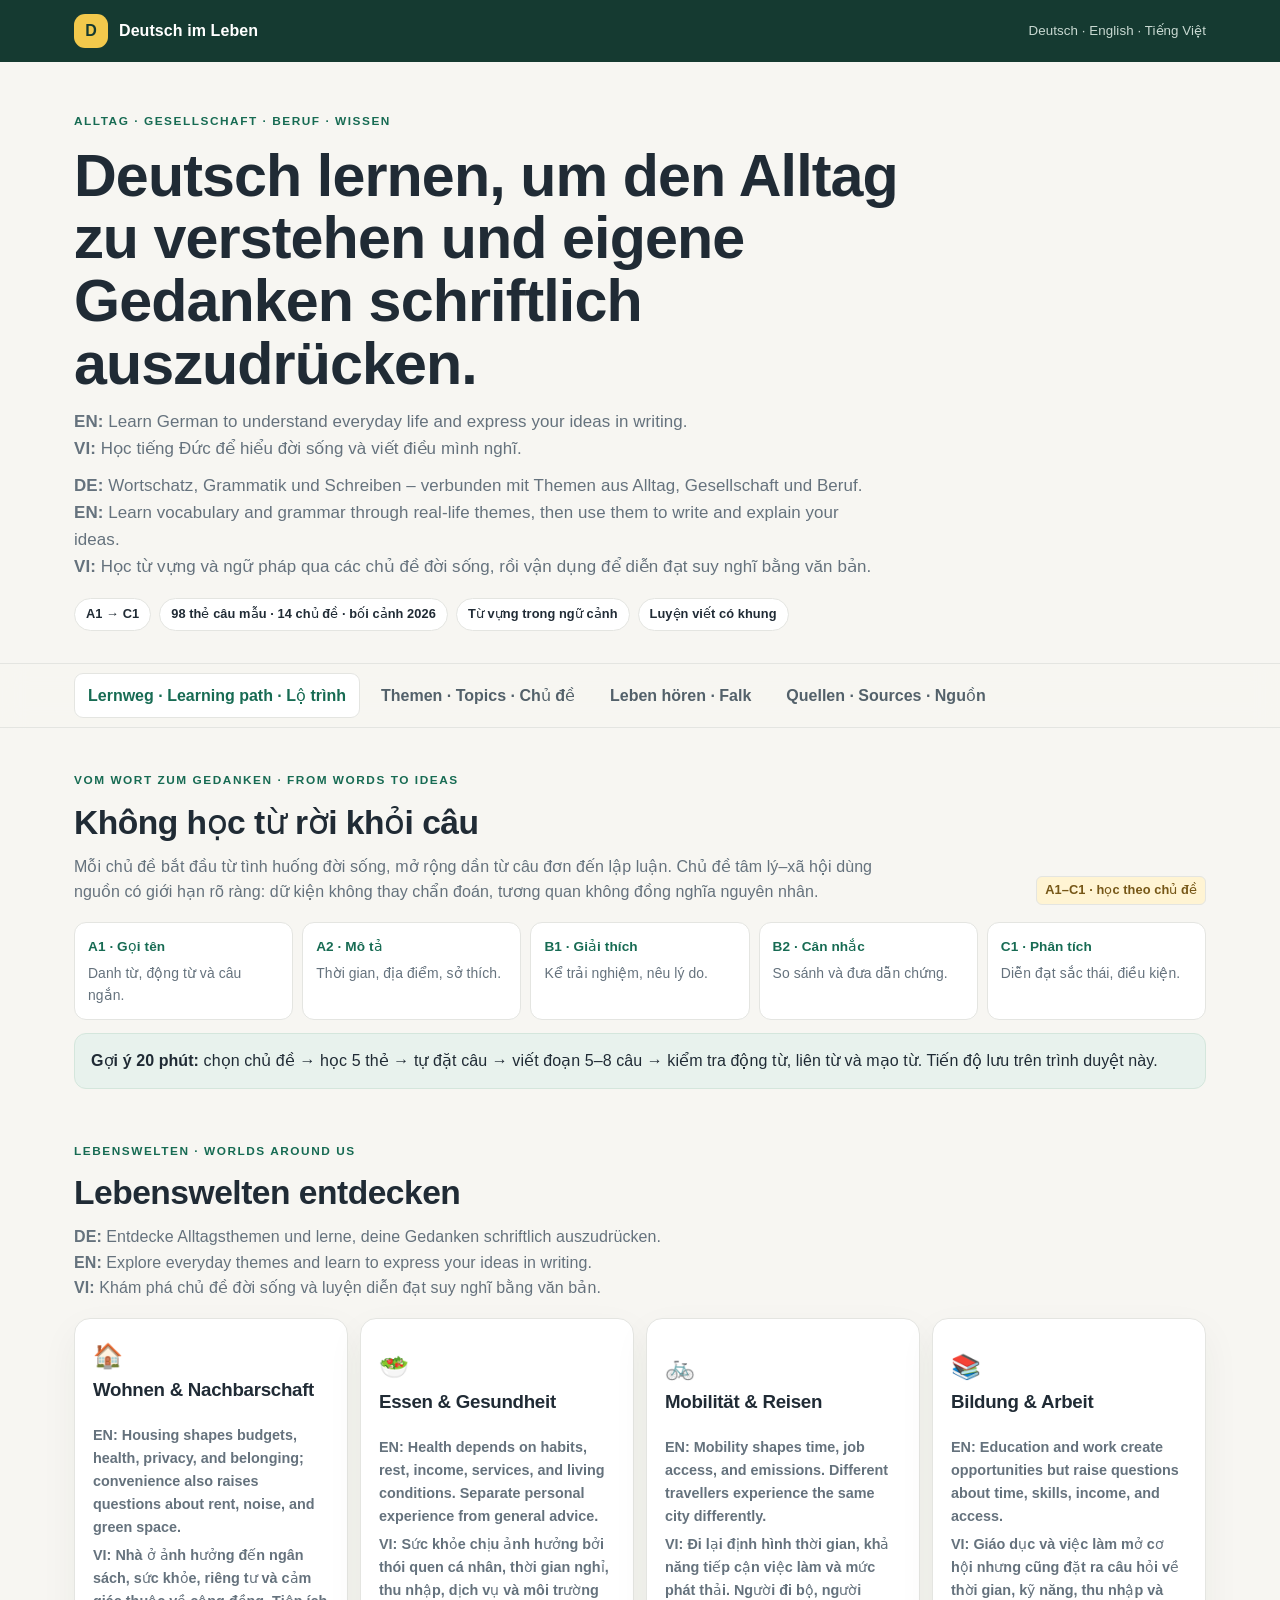
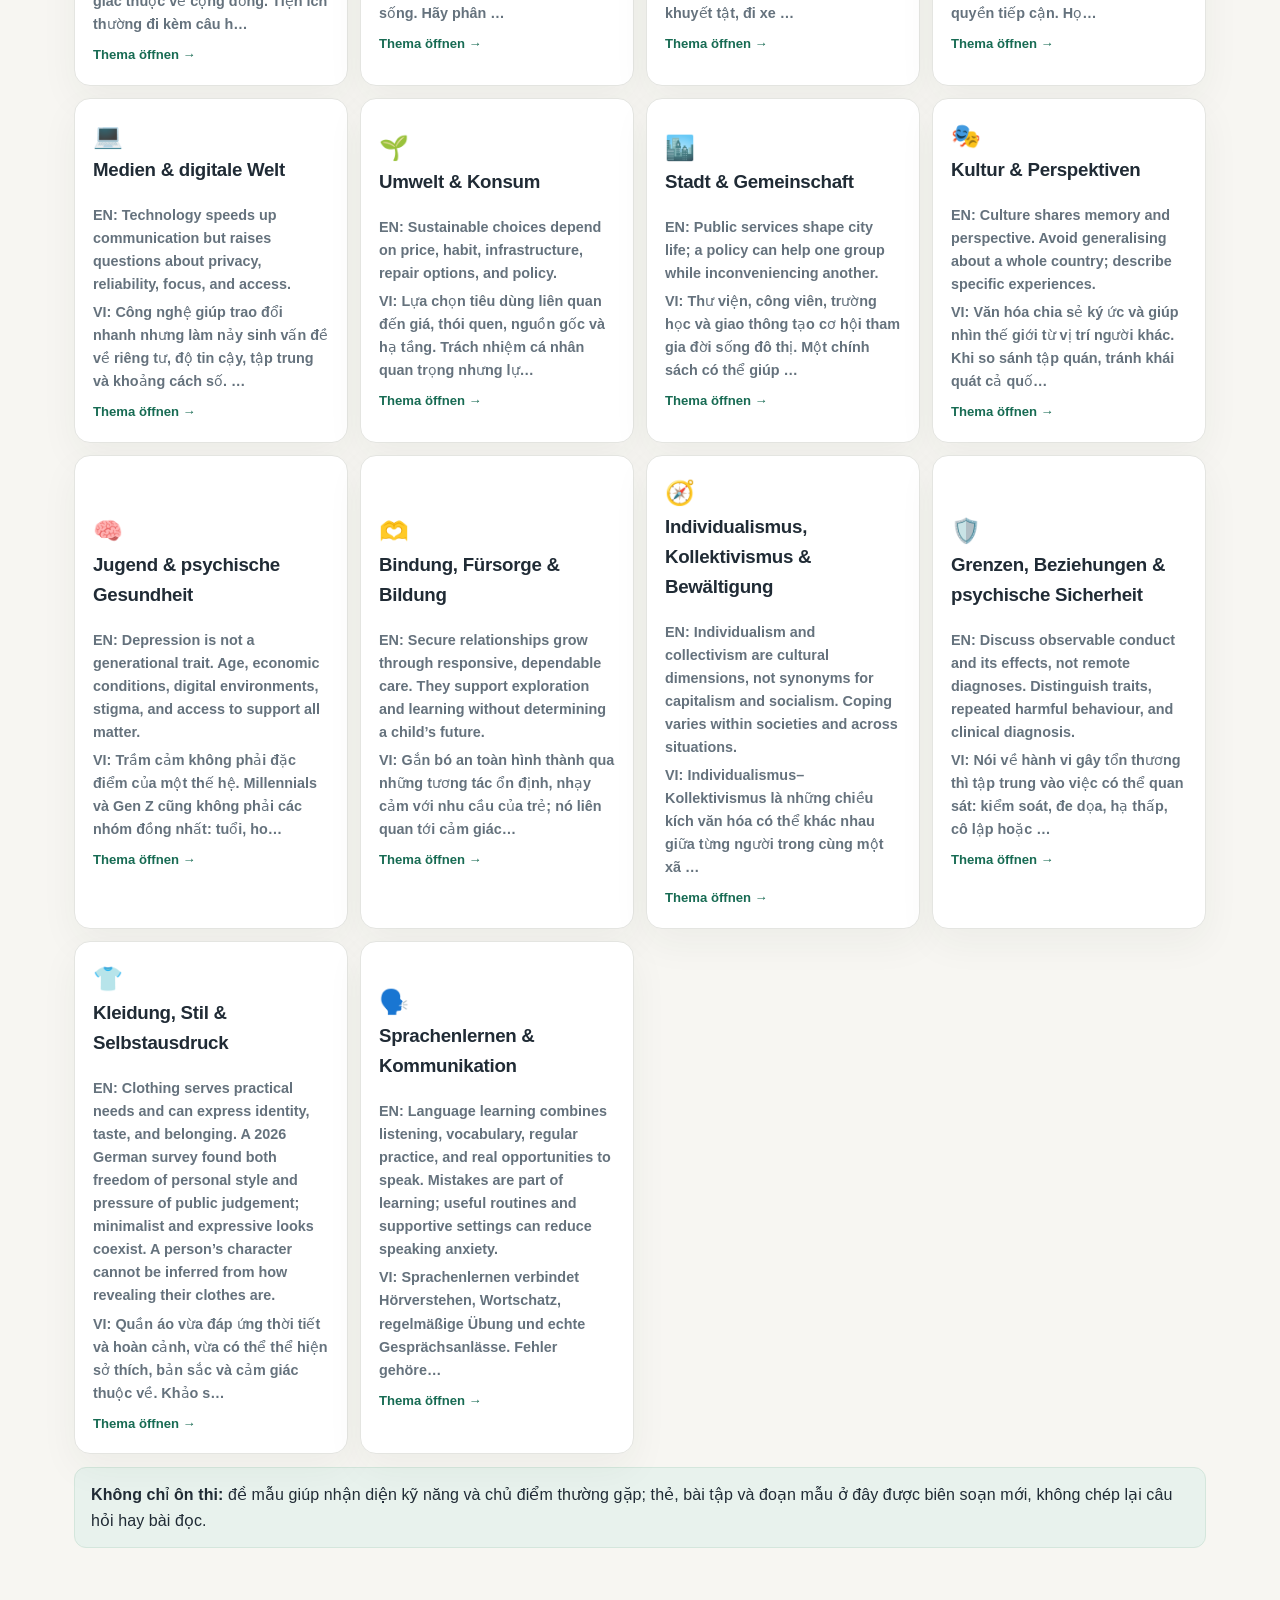
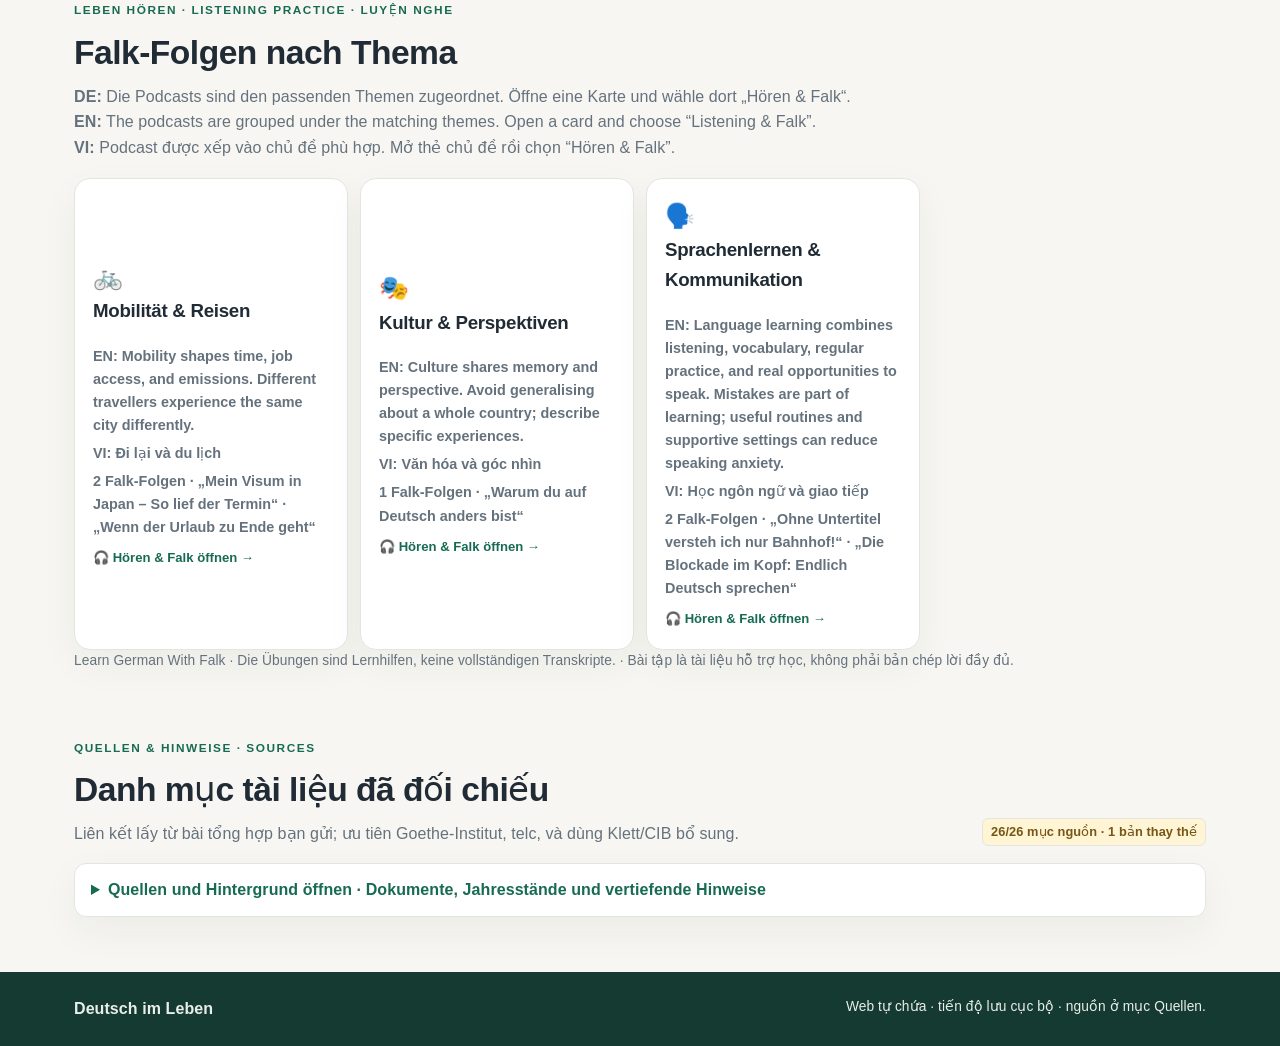
<file: deutsch-alltagssprache.html>
<!doctype html>
<html lang="de"><head><meta charset="utf-8"><meta name="viewport" content="width=device-width,initial-scale=1"><title>Alltagssprache · Deutsch im Leben</title><meta http-equiv="refresh" content="0;url=./deutsch-im-leben.html#alltagssprache"><link rel="canonical" href="./deutsch-im-leben.html#alltagssprache"></head><body><p>Alltagssprache nằm trong Deutsch im Leben. <a href="./deutsch-im-leben.html#alltagssprache">Mở bài học · Lektion öffnen →</a></p><script>location.replace('./deutsch-im-leben.html'+(/^#feingefuehl-\d+$/.test(location.hash)?location.hash:'#alltagssprache'));</script></body></html>
</file>
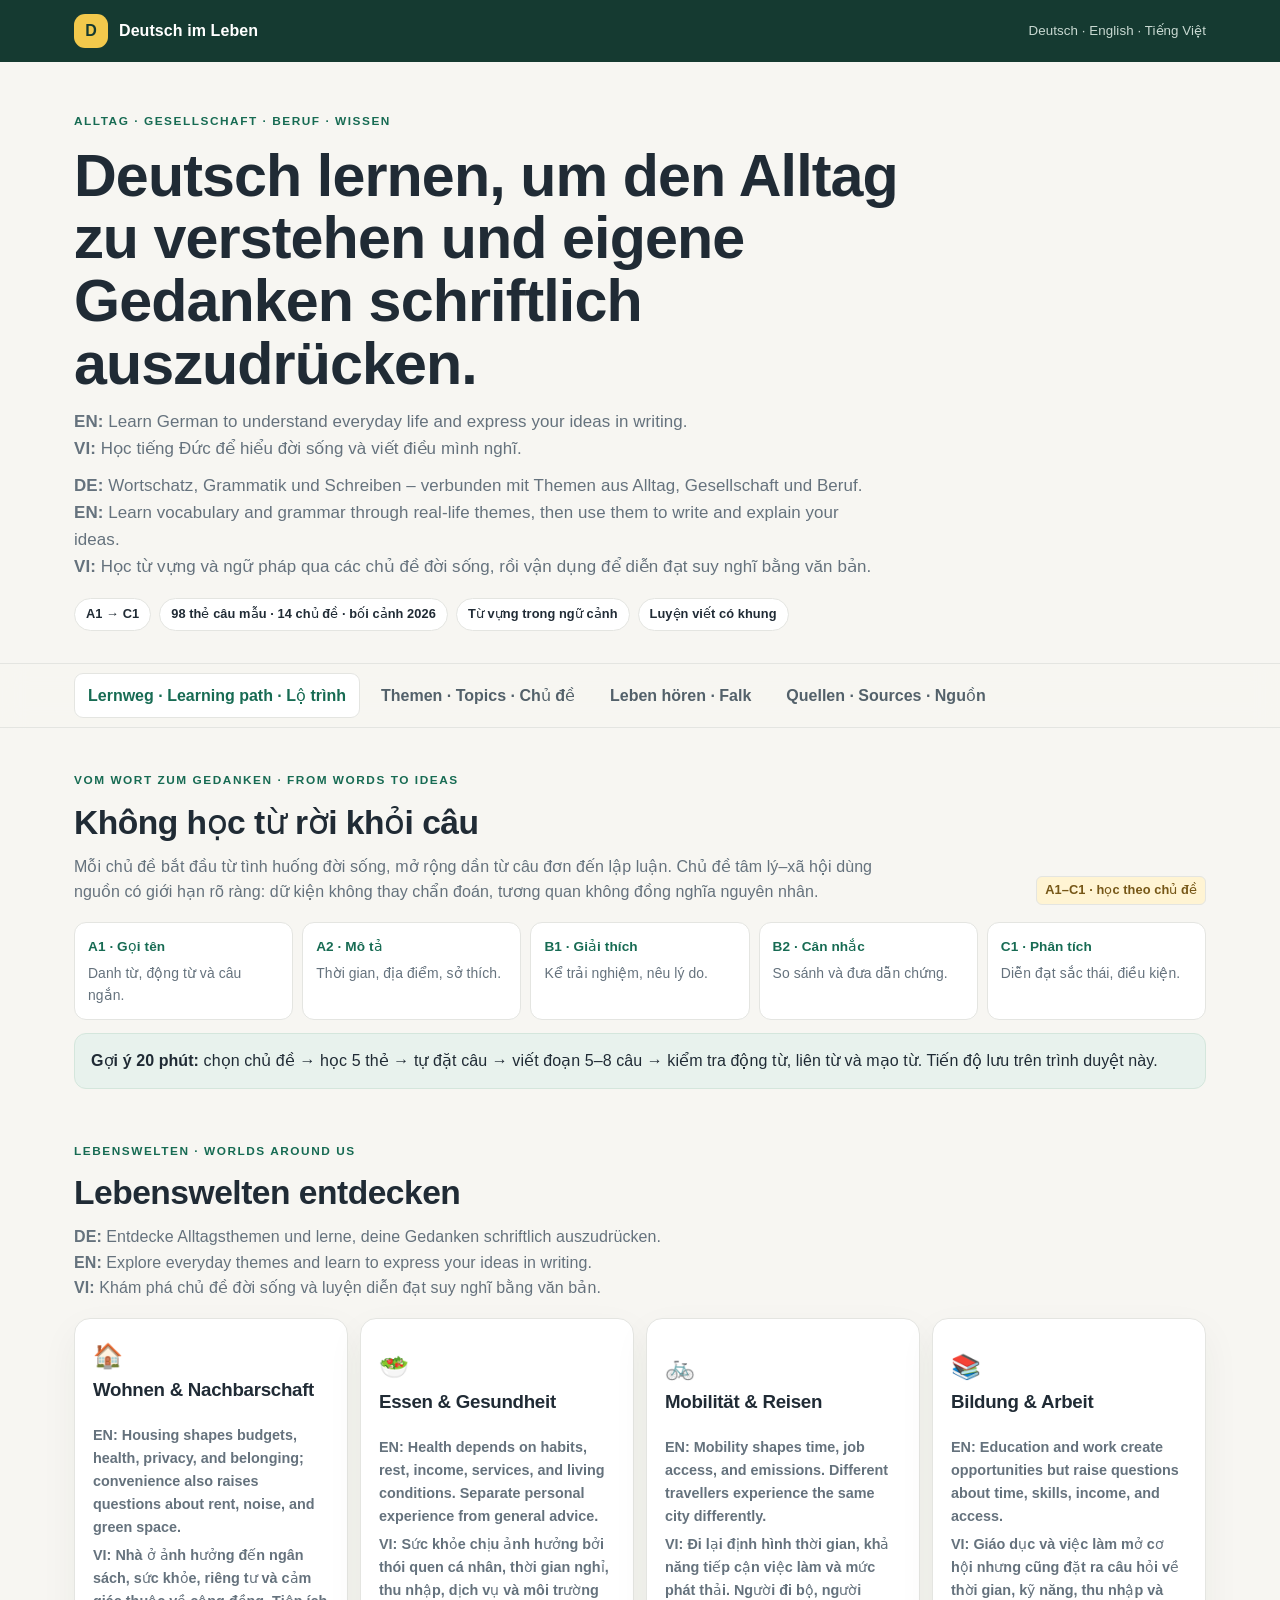
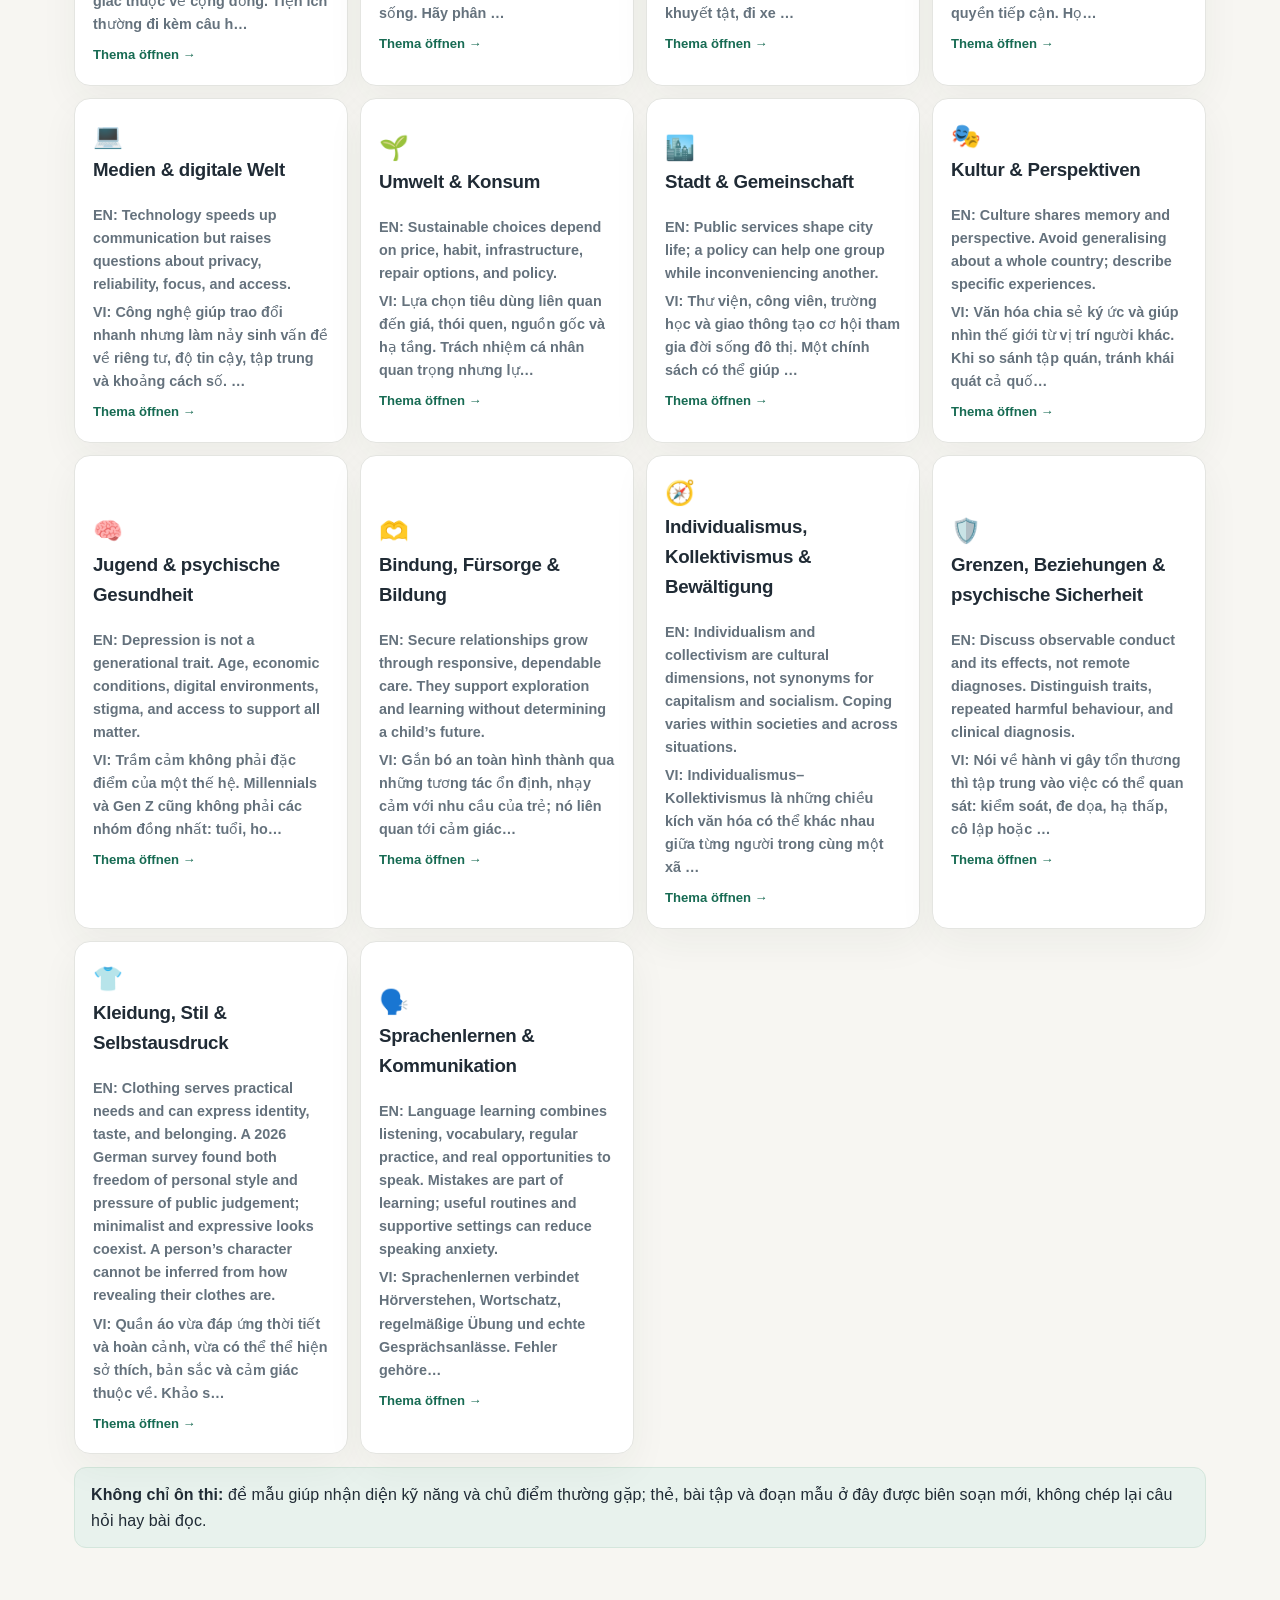
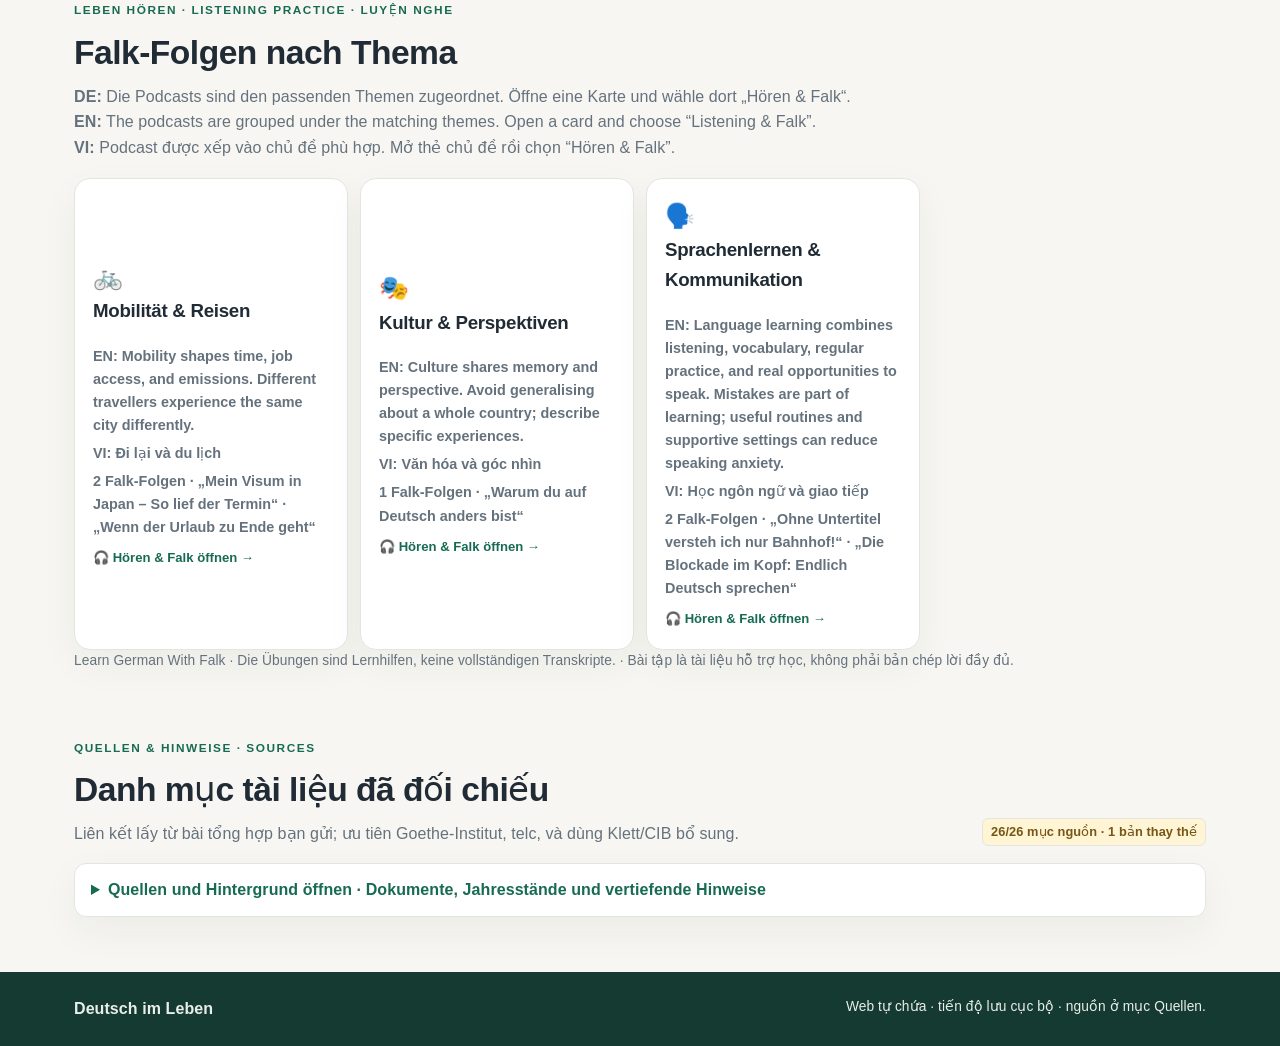
<file: deutsch-im-leben.html>
<!doctype html>
<html lang="vi"><head><meta charset="utf-8"><meta name="viewport" content="width=device-width,initial-scale=1"><meta name="description" content="Flashcard tiếng Đức A1–C1 theo chủ đề cuộc sống; học từ vựng, ngữ pháp và cách viết."><title>Deutsch im Leben — Flashcards A1–C1</title>
<style>
:root{--ink:#202b35;--muted:#65727d;--paper:#f7f6f2;--line:#e4e5e1;--green:#176b53;--dark:#153a31;--pale:#e8f2ed;--gold:#f2c94c;--shadow:0 14px 38px #2033260d}*{box-sizing:border-box}html{scroll-behavior:smooth}body{margin:0;background:var(--paper);color:var(--ink);font:16px/1.6 Inter,ui-sans-serif,system-ui,-apple-system,"Segoe UI",sans-serif}button,input,select,textarea{font:inherit}button{cursor:pointer}a{color:var(--green)}.top{background:var(--dark);color:white}.topin,.wrap,.tabsin{max-width:1180px;margin:auto;padding-inline:24px}.topin{padding-block:14px;display:flex;justify-content:space-between;align-items:center}.brand{font-weight:800;display:flex;align-items:center;gap:11px}.mark{width:34px;height:34px;background:var(--gold);border-radius:11px;display:grid;place-items:center;color:var(--dark)}.top small{color:#c9d9d2}.hero{padding-block:45px 32px}.eyebrow{font-size:.74rem;letter-spacing:.13em;text-transform:uppercase;font-weight:800;color:var(--green)}h1,h2,h3,p{margin-top:0}h1{font-size:clamp(2.1rem,5vw,3.7rem);line-height:1.06;letter-spacing:-.05em;max-width:850px;margin:12px 0}h2{font-size:clamp(1.5rem,3vw,2.1rem);margin:4px 0}.lead{max-width:810px;color:var(--muted);font-size:1.06rem}.title-translations{margin:0 0 10px}.title-translations p{margin:0}.pills{display:flex;flex-wrap:wrap;gap:8px;margin-top:18px}.pill,.level{display:inline-block;background:#fff;border:1px solid var(--line);border-radius:99px;padding:5px 11px;font-size:.8rem;font-weight:700}.level{background:#fff4d3;color:#765717;border-radius:6px;padding:3px 8px}.tabs{position:sticky;top:0;z-index:5;background:#f7f6f2ed;backdrop-filter:blur(12px);border-block:1px solid var(--line)}.tabsin{display:flex;flex-wrap:wrap;gap:7px;padding-block:9px;overflow:visible}.tab{border:1px solid transparent;background:none;padding:9px 13px;border-radius:9px;white-space:normal;overflow-wrap:anywhere;color:#53616a;font-weight:700}.tab.active,.tab:hover{background:white;border-color:var(--line);color:var(--green)}main{padding-bottom:45px}.section{padding:38px 0 10px;scroll-margin-top:68px}.sectionhead{display:flex;justify-content:space-between;align-items:end;gap:18px;margin-bottom:17px}.sub,.hint,.muted{color:var(--muted)}.sub{max-width:820px;margin:0}.grid{display:grid;grid-template-columns:repeat(2,minmax(0,1fr));gap:14px}.card,.topic,.flash,.source,.writebox{background:white;border:1px solid var(--line);border-radius:16px;padding:18px;box-shadow:var(--shadow)}.bar{background:var(--pale);border:1px solid #d4e6dc;border-radius:12px;padding:14px 16px;margin-top:13px}.toolbar{display:flex;gap:10px;flex-wrap:wrap;align-items:center;margin:16px 0}.search,select,textarea{border:1px solid #d6dbd5;border-radius:10px;background:white;padding:10px 12px;color:var(--ink)}.search{flex:1;min-width:220px}.button,.play{border:1px solid var(--line);border-radius:10px;background:white;padding:9px 12px;color:var(--ink);font-weight:700}.button:hover,.play:hover{border-color:var(--green);color:var(--green)}.primary{background:var(--green)!important;color:white!important}.topicgrid{display:grid;grid-template-columns:repeat(4,1fr);gap:12px}.topic-page-head{display:flex;justify-content:space-between;align-items:center;gap:16px;flex-wrap:wrap;padding:0 0 12px;border-bottom:1px solid var(--line)}.topic-page-head h2{margin:12px 0 4px}.topic-mode-tabs{display:flex;gap:8px;flex-wrap:wrap}#topicLessonMount>.section{padding:18px 0 4px}.topic-study{margin-top:18px;padding:18px;background:#eef4ef;border:1px solid #d9e5dc;border-radius:18px}.topic-study-head{display:flex;justify-content:space-between;align-items:center;gap:16px;padding:8px 4px 4px}.topic-study-head h2{margin:4px 0}.topic-actions{display:flex;align-items:center;gap:12px;flex-wrap:wrap;justify-content:flex-end}.topic-mode-tabs{display:flex;gap:7px}.topic-study-head{flex-wrap:wrap}.topic-study .section{padding:18px 0 4px}.topic-study .sectionhead{margin-bottom:12px}.topic{min-height:170px;text-align:left;cursor:pointer;transition:.15s}.topic:hover{transform:translateY(-2px);border-color:#9ec1ae}.topic p{font-size:.9rem;color:var(--muted);margin:5px 0}.topic-icon{font-size:1.5rem}.topic-foot{color:var(--green);font-size:.82rem;font-weight:800}.steps{display:grid;grid-template-columns:repeat(5,1fr);gap:9px}.step{background:white;border:1px solid var(--line);border-radius:12px;padding:13px}.step b{display:block;color:var(--green);font-size:.85rem}.step p{font-size:.87rem;color:var(--muted);margin:4px 0 0}.flashwrap{display:grid;grid-template-columns:1.25fr .75fr;gap:14px}.flash{min-height:270px;display:flex;flex-direction:column;justify-content:space-between}.flash-top{display:flex;justify-content:space-between;gap:8px;align-items:center}.flash-sentence{font-size:clamp(1.3rem,3vw,2rem);font-weight:750;line-height:1.35;margin:23px 0}.flash-back{border-top:1px solid var(--line);padding-top:12px}.flash-translation{background:#f2f7f4;border:1px solid #d9e7de;border-radius:11px;padding:10px 13px;margin:10px 0;color:#38474d}.flash-translation p{margin:3px 0}.grammar-breakdown{background:#f6f8f6;border:1px solid var(--line);border-radius:12px;padding:14px;margin:14px 0}.grammar-breakdown h4{margin:0 0 8px;color:var(--green)}.grammar-breakdown p{margin:7px 0}.actions{display:flex;gap:8px;flex-wrap:wrap}.counter{color:var(--muted);font-size:.9rem}.hidden{display:none!important}.progress{height:8px;border-radius:99px;background:#e5e9e5;overflow:hidden}.progress span{display:block;height:100%;width:0;background:var(--green)}.writegrid{display:grid;grid-template-columns:1fr 1fr;gap:14px}.writebox textarea{width:100%;min-height:145px;resize:vertical;margin:8px 0}.writecontrols{display:flex;justify-content:space-between;align-items:center}.model-analysis{border:1px solid var(--line);border-radius:10px;padding:10px 12px;margin:12px 0}.model-analysis>summary{color:var(--green)}.model-analysis ol{padding-left:22px}.model-analysis li{padding:8px 0;border-bottom:1px solid var(--line)}.sourcegrid{display:grid;grid-template-columns:repeat(2,1fr);gap:10px}.source-disclosure{margin-top:8px;padding:0;border:1px solid var(--line);border-radius:12px;background:#fff;box-shadow:var(--shadow);overflow:hidden}.source-disclosure>summary{padding:13px 16px;color:var(--green);list-style-position:inside}.source-disclosure[open]>summary{border-bottom:1px solid var(--line);background:#f4f8f5}.source-content{padding:14px}.source{padding:14px}.source a{font-weight:750;text-decoration:none}.source a:hover{text-decoration:underline}.status{display:inline-block;padding:2px 7px;border-radius:6px;font-size:.75rem;font-weight:800;background:#e5f2e9;color:#216443}.issue{background:#fff0e8;color:#884b18}.local{background:#e7efff;color:#315386}.old{background:#fff4d3;color:#765717}details{border-top:1px solid var(--line);padding-top:10px;margin-top:10px}summary{cursor:pointer;font-weight:750}footer{background:var(--dark);color:#e8eee9;padding:24px 0}.footerin{max-width:1180px;margin:auto;padding:0 24px;display:flex;justify-content:space-between;gap:15px;flex-wrap:wrap}.small{font-size:.86rem}.toast{position:fixed;bottom:15px;left:50%;transform:translateX(-50%);background:#183c32;color:white;border-radius:9px;padding:9px 14px;display:none;z-index:20}.toast.show{display:block}button:focus-visible,input:focus-visible,select:focus-visible,textarea:focus-visible{outline:3px solid #93c7af;outline-offset:2px}
@media(max-width:900px){.topicgrid{grid-template-columns:repeat(2,1fr)}.steps{grid-template-columns:repeat(2,1fr)}}@media(max-width:650px){.wrap,.topin,.tabsin{padding-inline:16px}.grid,.flashwrap,.writegrid,.sourcegrid{grid-template-columns:1fr}.topicgrid{grid-template-columns:1fr 1fr}.sectionhead{align-items:flex-start;flex-direction:column}.card,.topic,.flash,.writebox{padding:15px}.steps{grid-template-columns:1fr 1fr}}@media(max-width:760px){.tabsin{display:grid;grid-template-columns:repeat(auto-fit,minmax(min(100%,230px),1fr));align-items:stretch}.tab{min-width:0;text-align:center}}
.word-inline{appearance:none;background:transparent;border:0;padding:0;color:inherit;font:inherit;font-weight:inherit;text-align:left;cursor:pointer;text-decoration:underline;text-decoration-style:dotted;text-decoration-color:#21765f;text-underline-offset:.15em}.word-inline:hover,.word-inline:focus-visible{color:#176c54}
</style><style id="ios-color-fix">:root{color-scheme:light}html{-webkit-text-size-adjust:100%;text-size-adjust:100%}button{color:inherit}a[x-apple-data-detectors],a[x-apple-data-detectors] *{color:inherit!important;-webkit-text-fill-color:currentColor!important;text-decoration:none!important;font:inherit!important}</style><style id="soft-type">html,body,button,input,select,textarea{font-family:"Avenir Next","Aptos","Segoe UI Variable","Segoe UI",sans-serif!important;font-synthesis:none}body{font-weight:400;letter-spacing:.005em}h1,h2,h3,h4,.foldername,.brand,.tab,.play,.level,.eyebrow,b,strong{font-weight:600!important}h1,h2,h3,h4{letter-spacing:-.015em}button{font-weight:600!important}</style><style id="falk-life-listening">
.falk-grid{display:grid;grid-template-columns:repeat(2,minmax(0,1fr));gap:12px}
.falk-card{margin:0;border:1px solid var(--line);border-radius:14px;background:#fff;box-shadow:var(--shadow);overflow:hidden}
.falk-card>summary{list-style:none;display:flex;align-items:center;justify-content:space-between;gap:12px;padding:15px 17px;color:var(--ink)}
.falk-card>summary::-webkit-details-marker{display:none}
.falk-card>summary:after{content:"＋";color:var(--green);font-size:1.15rem}
.falk-card[open]>summary:after{content:"−"}
.falk-card[open]>summary{border-bottom:1px solid var(--line);background:#f4f8f5}
.falk-title{display:block}
.falk-meta{display:block;margin-top:3px;font-size:.84rem;color:var(--muted);font-weight:500}
.falk-player{position:relative;aspect-ratio:16/9;width:100%;overflow:hidden;border-radius:12px;background:#10231e;margin:12px 0}
.falk-player iframe{position:absolute;inset:0;width:100%;height:100%;border:0}
@media(max-width:650px){.falk-grid{grid-template-columns:1fr}}
</style></head><body>
<header class="top"><div class="topin"><div class="brand"><span class="mark">D</span> Deutsch im Leben</div><small>Deutsch · English · Tiếng Việt</small></div></header>
<div class="wrap hero"><span class="eyebrow">Alltag · Gesellschaft · Beruf · Wissen</span><h1 lang="de">Deutsch lernen, um den Alltag zu verstehen und eigene Gedanken schriftlich auszudrücken.</h1><div class="lead title-translations"><p lang="en"><b>EN:</b> Learn German to understand everyday life and express your ideas in writing.</p><p lang="vi"><b>VI:</b> Học tiếng Đức để hiểu đời sống và viết điều mình nghĩ.</p></div><p class="lead"><b>DE:</b> Wortschatz, Grammatik und Schreiben – verbunden mit Themen aus Alltag, Gesellschaft und Beruf.<br><b>EN:</b> Learn vocabulary and grammar through real-life themes, then use them to write and explain your ideas.<br><b>VI:</b> Học từ vựng và ngữ pháp qua các chủ đề đời sống, rồi vận dụng để diễn đạt suy nghĩ bằng văn bản.</p><div class="pills"><span class="pill">A1 → C1</span><span class="pill">98 thẻ câu mẫu · 14 chủ đề · bối cảnh 2026</span><span class="pill">Từ vựng trong ngữ cảnh</span><span class="pill">Luyện viết có khung</span></div></div>
<nav class="tabs"><div class="tabsin"><button class="tab active" data-jump="weg">Lernweg · Learning path · Lộ trình</button><button class="tab" data-jump="themen">Themen · Topics · Chủ đề</button><button class="tab" data-jump="hoerwelt">Leben hören · Falk</button><button class="tab" data-jump="quellen">Quellen · Sources · Nguồn</button></div></nav><main class="wrap">
<section class="section" id="weg"><div class="sectionhead"><div><span class="eyebrow">Vom Wort zum Gedanken · From words to ideas</span><h2>Không học từ rời khỏi câu</h2><p class="sub">Mỗi chủ đề bắt đầu từ tình huống đời sống, mở rộng dần từ câu đơn đến lập luận. Chủ đề tâm lý–xã hội dùng nguồn có giới hạn rõ ràng: dữ kiện không thay chẩn đoán, tương quan không đồng nghĩa nguyên nhân.</p></div><span class="level">A1–C1 · học theo chủ đề</span></div><div class="steps"><div class="step"><b>A1 · Gọi tên</b><p>Danh từ, động từ và câu ngắn.</p></div><div class="step"><b>A2 · Mô tả</b><p>Thời gian, địa điểm, sở thích.</p></div><div class="step"><b>B1 · Giải thích</b><p>Kể trải nghiệm, nêu lý do.</p></div><div class="step"><b>B2 · Cân nhắc</b><p>So sánh và đưa dẫn chứng.</p></div><div class="step"><b>C1 · Phân tích</b><p>Diễn đạt sắc thái, điều kiện.</p></div></div><div class="bar"><b>Gợi ý 20 phút:</b> chọn chủ đề → học 5 thẻ → tự đặt câu → viết đoạn 5–8 câu → kiểm tra động từ, liên từ và mạo từ. Tiến độ lưu trên trình duyệt này.</div></section>
<section class="section" id="themen"><div class="sectionhead"><div><span class="eyebrow">Lebenswelten · Worlds around us</span><h2>Lebenswelten entdecken</h2><p class="sub"><b>DE:</b> Entdecke Alltagsthemen und lerne, deine Gedanken schriftlich auszudrücken.<br><b>EN:</b> Explore everyday themes and learn to express your ideas in writing.<br><b>VI:</b> Khám phá chủ đề đời sống và luyện diễn đạt suy nghĩ bằng văn bản.</p></div></div><div id="topicDirectory"><div class="topicgrid" id="topicGrid"></div><div class="bar"><b>Không chỉ ôn thi:</b> đề mẫu giúp nhận diện kỹ năng và chủ điểm thường gặp; thẻ, bài tập và đoạn mẫu ở đây được biên soạn mới, không chép lại câu hỏi hay bài đọc.</div></div><div id="topicContent" class="hidden"></div><div id="topicContentParking" hidden><section class="section" id="karten"><div class="sectionhead"><div><span class="eyebrow">Lernkarten · Flashcards</span><h2>Vom Beispielsatz zum eigenen Text</h2><p class="sub"><b>DE:</b> Übersetze den Satz und achte auf das finite Verb.<br><b>EN:</b> Translate the sentence and notice the finite verb.<br><b>VI:</b> Hãy dịch câu và chú ý động từ đã chia.</p></div></div><div class="toolbar"><input id="search" class="search" placeholder="Wort oder Satz suchen …"><select id="levelFilter"><option value="all">Alle Niveaus</option><option>A1</option><option>A2</option><option>B1</option><option>B2</option><option>C1</option></select><button class="button" id="shuffle">🔀 Karten mischen</button><span class="small"><b>Sprechtempo:</b> Angenehm &amp; klar</span><label for="speechVoice"><b>Stimme:</b></label><select id="speechVoice" aria-label="Deutsche Stimme"><option>Suche deutsche Stimmen …</option></select><span id="speechStatus" class="small muted" aria-live="polite"></span></div><div class="flashwrap"><article class="flash" id="flashCard" tabindex="0"><div><div class="flash-top"><span class="tag" id="flashTopic">Thema</span><span class="level" id="flashLevel">A1</span><span class="counter" id="flashCount"></span></div><div class="flash-sentence" id="flashGerman"></div><div id="flashTranslation" class="flash-translation"></div><p class="hint" id="flashPrompt"></p><div class="flash-back hidden" id="flashBack"></div></div><div class="actions"><button class="button primary" id="reveal">Grammatik &amp; Wörter</button><button class="play" id="speak" title="Deutsche Aussprache · angenehmes Tempo">🔊 Deutsch hören</button><button class="button" id="prevCard" title="Vorherigen Beispielsatz im aktuellen Thema öffnen">← Vorherige</button><button class="button" id="again" title="Nächsten Beispielsatz im aktuellen Thema öffnen">Nächste Karte</button><button class="button" id="known">Gelernt ✓</button></div></article><aside class="card"><h3 id="noteTitle">Perspektive</h3><p id="noteText"></p><div class="bar"><b>Beim Schreiben</b><p id="noteWrite" class="small"></p></div><p class="small muted">Als gelernt markiert: <b id="knownCount">0</b> von <span id="totalCount">98</span></p><div class="progress"><span id="knownBar"></span></div><p class="small muted">Lerne Wortgruppen im Satz.</p></aside></div></section>
<section class="section hidden" id="schreiben"><div class="sectionhead"><div><span class="eyebrow">Schreibwerkstatt · Writing studio</span><h2>Mit Wörtern eigene Gedanken formulieren</h2><p class="sub"><b>DE:</b> Wähle ein Thema, schreibe einen Entwurf und nutze die passende Struktur.<br><b>EN:</b> Choose a topic, draft your response, and use the level guide.<br><b>VI:</b> Chọn chủ đề, viết thử và dùng khung gợi ý theo cấp độ.</p></div></div><div class="toolbar"><select id="writeTopic" hidden aria-hidden="true"></select><label for="writeLevel"><b>Niveau:</b></label><select id="writeLevel"><option>A1</option><option>A2</option><option>B1</option><option selected>B2</option><option>C1</option></select></div><div class="writegrid"><div class="writebox"><h3 id="writeTitle">Schreibaufgabe</h3><p id="writePrompt"></p><div class="bar"><b>Strukturhilfe · Gợi ý cấu trúc</b><p id="writeFrame" class="small"></p></div><textarea id="draft" placeholder="Schreibe deine Antwort auf Deutsch …"></textarea><div class="writecontrols"><span class="counter"><span id="wordCount">0</span> Wörter</span><button class="button" id="clearDraft">Entwurf löschen</button></div></div><div class="writebox"><h3>Mustertext</h3><p class="small muted"><b>DE:</b> Selbst verfasst. Lerne die Argumentation, nicht den ganzen Text auswendig.<br><b>EN:</b> Original example. Study the reasoning rather than memorising the whole text.<br><b>VI:</b> Bài mẫu tự biên soạn; học cách lập luận, không học thuộc cả đoạn.</p><div id="modelText"></div><details><summary>Selbstkorrektur · Checklist · Tự sửa</summary><ul class="small"><li><b>DE:</b> Beantwortet mein Text die Aufgabe und nennt er die Hauptidee?<br><b>EN:</b> Does my text answer the task and state its main idea?<br><b>VI:</b> Bài đã trả lời đúng yêu cầu và nêu ý chính chưa?</li><li><b>DE:</b> Steht das finite Verb nach dass, weil, obwohl und wenn am Ende?<br><b>EN:</b> Does the finite verb go to the end after dass, weil, obwohl, and wenn?<br><b>VI:</b> Động từ chia có đứng cuối sau dass, weil, obwohl, wenn không?</li><li><b>DE:</b> Sind Nomen großgeschrieben und Artikel sowie Kasus korrekt?<br><b>EN:</b> Are nouns capitalised and articles and cases correct?<br><b>VI:</b> Danh từ đã viết hoa; mạo từ và cách đã đúng chưa?</li><li><b>DE:</b> Zeigen die Konnektoren die richtige Beziehung zwischen den Ideen?<br><b>EN:</b> Do the connectors show the right relationship between ideas?<br><b>VI:</b> Từ nối có thể hiện đúng quan hệ giữa các ý không?</li><li><b>DE:</b> Gibt es einen konkreten Grund oder ein Beispiel?<br><b>EN:</b> Is there a concrete reason or example?<br><b>VI:</b> Bài có lý do hoặc ví dụ cụ thể chưa?</li></ul></details></div></div><div class="bar"><b>Argumentationsstruktur:</b> Thema → Position → Grund → Beispiel → Gegenperspektive → Schluss. A1–A2: kurze Sätze; B1: Gründe und Beispiele; B2–C1: Einschränkungen, Bedingungen und betroffene Gruppen berücksichtigen.</div></section>
</div></section>
<section class="section" id="hoerwelt"><div class="sectionhead"><div><span class="eyebrow">Leben hören · Listening practice · Luyện nghe</span><h2>Falk-Folgen nach Thema</h2><p class="sub"><b>DE:</b> Die Podcasts sind den passenden Themen zugeordnet. Öffne eine Karte und wähle dort „Hören &amp; Falk“.<br><b>EN:</b> The podcasts are grouped under the matching themes. Open a card and choose “Listening &amp; Falk”.<br><b>VI:</b> Podcast được xếp vào chủ đề phù hợp. Mở thẻ chủ đề rồi chọn “Hören &amp; Falk”.</p></div></div><div class="topicgrid" id="falkDirectory"></div><p class="small muted">Learn German With Falk · Die Übungen sind Lernhilfen, keine vollständigen Transkripte. · Bài tập là tài liệu hỗ trợ học, không phải bản chép lời đầy đủ.</p></section>
<section class="section" id="quellen"><div class="sectionhead"><div><span class="eyebrow">Quellen & Hinweise · Sources</span><h2>Danh mục tài liệu đã đối chiếu</h2><p class="sub">Liên kết lấy từ bài tổng hợp bạn gửi; ưu tiên Goethe-Institut, telc, và dùng Klett/CIB bổ sung.</p></div><span class="level">26/26 mục nguồn · 1 bản thay thế</span></div><details class="source-disclosure"><summary>Quellen und Hintergrund öffnen · Dokumente, Jahresstände und vertiefende Hinweise</summary><div class="source-content"><div class="bar"><b>Cập nhật nguồn:</b> Bản A2 Klett 2017 bạn gửi đã được dùng làm tài liệu thay thế cho mục Goethe A2 Übungssatz 02: liên kết Drive gốc vẫn lỗi, nhưng nội dung đề Goethe-A2-prep đã được đọc. Bản Goethe A2 Erwachsene 2016 cũng đã được đối chiếu; khác ấn bản Goethe hiện hành trên web. PDF telc A2 gửi trước trùng với đề telc A2 đã mở được. Bản Goethe C1 Übungssatz 03 là tài liệu cũ (đến 31-12-2023); chỉ dùng để tham khảo chủ đề. Thể thức/điểm đạt khác theo nhà tổ chức và phiên bản.</div><p class="small"><a href="https://cmmbplus.com/mau-de-thi-tieng-duc-tu-a1-c1/" target="_blank" rel="noopener">CMMB Plus · Bài tổng hợp nguồn A1–C1 ↗</a></p><div class="sourcegrid" id="sourceGrid"></div>
<div class="grid" style="margin-top:14px">
<article class="card"><span class="eyebrow">Ergänzungen · A2</span><h3>Đã xác nhận tài liệu A2</h3><p>Modelltest Goethe-Zertifikat A2 của Klett (2017, 32 trang) có đọc bốn phần, nghe bốn phần, viết SMS/tin nhắn và nói về bản thân, kể cuộc sống, cùng lên kế hoạch. Tình huống gồm hành trình vòng quanh thế giới bằng xe đạp, bảng chỉ dẫn sân bay, tìm khóa học, lễ hội thể thao, đặt bàn, rạp chiếu phim và lựa chọn quà sinh nhật.</p><p class="small"><b>Ngữ pháp nối tình huống:</b> Perfekt để kể trải nghiệm; mệnh đề quan hệ khi mô tả khóa học; câu phụ với weil/wenn; câu hỏi và lời nhờ lịch sự. Bản Goethe A2 Erwachsene 2016 được gửi kèm là ấn bản cũ, khác bản 2025 đang liên kết từ Goethe.</p></article>
<article class="card"><span class="eyebrow">Ergänzungen · B1</span><h3>ÖSD B1: Sprachbausteine và viết theo tình huống</h3><p>Đề bạn gửi bổ sung phần Sprachbausteine riêng: chọn từ theo ngữ cảnh trong đoạn văn và điền thư từ danh sách từ. Đọc gồm ghép tiêu đề, đọc bài báo, ghép quảng cáo với nhu cầu; viết email theo thư cá nhân hoặc thư bán chính thức; nói về chủ đề giao thông trong đô thị.</p><p class="small"><b>Ngữ pháp cần học trong ngữ cảnh:</b> liên từ, giới từ đi với cách, đại từ, dạng động từ, kết hợp từ và mạch liên kết giữa các câu. Làm thẻ “vì sao từ này hợp ở chỗ trống?” thay vì chỉ học đáp án.</p></article>
<article class="card"><span class="eyebrow">Ergänzungen · C1 modular</span><h3>Thêm chủ đề xã hội, học thuật và nghề nghiệp</h3><p>Goethe C1 modular 2023 có văn bản về doanh nghiệp du lịch, việc cha mẹ dùng điện thoại, tình trạng ngại nhận vai trò quản lý, quyền riêng tư trên Internet; nghe về sách mới, nghiên cứu khoa học, nhà ở tương lai và chính sách Liên minh châu Âu. Viết/nói mở rộng sang chọn ngành học, biểu tình vì khí hậu, ngôn ngữ bình đẳng giới và tranh luận tiêm chủng bắt buộc.</p><p class="small"><b>Dạng đọc/nói mới cần luyện:</b> điền từ theo kết hợp ngữ nghĩa, ghép câu vào mạch văn, xác định quan điểm tác giả, tóm tắt nội dung nghe, thuyết trình và phản biện có cân nhắc.</p></article>
<article class="card"><span class="eyebrow">Ergänzungen · A1–A2</span><h3>Từ nhu cầu nhỏ đến trao đổi đời thường</h3><p>Telc A1 làm rõ các thao tác rất thực tế: điền phiếu chuyến đi, xin chương trình văn hóa/địa chỉ khách sạn, hỏi và cung cấp thông tin về ăn uống, đưa ra lời nhờ và phản hồi. Telc A2 nhấn mạnh ghi chú từ voicemail/radio, hội thoại đời thường và thương lượng một kế hoạch.</p><p class="small"><b>Thẻ ngữ pháp:</b> lời nhờ lịch sự, câu hỏi thông tin, thời gian–địa điểm, giới từ kèm Dativ/Akkusativ, liên từ nối hai ý và trật tự động từ trong câu phụ.</p></article>
</div>
<div class="bar"><b>Bối cảnh đời sống 2026 · dữ kiện có mốc năm:</b> Bộ thẻ vẫn giữ 8 chủ đề nền, nhưng nay có lớp thời sự để luyện cách dẫn số liệu và bàn về thay đổi xã hội. Destatis ghi nhận 11,7% dân số Đức sống trong nhà quá đông người năm 2025; 59% người 16–74 tuổi dùng mạng xã hội tích cực trong năm 2025; dân số cuối năm 2025 là 83,5 triệu và giảm nhẹ so với năm trước. Khảo sát Digital Decade 2026 ghi nhận 87% người được hỏi coi thao túng trực tuyến, gồm nội dung AI tạo, là nguy cơ với dân chủ. Đây là số liệu theo đúng năm/khảo sát, không phải dự báo hay quy định thi.</div>
<div class="small" style="margin-top:9px">Nguồn cập nhật: <a href="https://www.destatis.de/DE/Presse/Pressemitteilungen/2026/05/PD26_N030_63.html" target="_blank" rel="noopener">nhà ở quá đông người (Destatis, 2026)</a> · <a href="https://www.destatis.de/DE/Presse/Pressemitteilungen/2026/03/PD26_N014_63.html" target="_blank" rel="noopener">mạng xã hội (Destatis, 2026)</a> · <a href="https://www.destatis.de/DE/Presse/Pressemitteilungen/2026/06/PD26_203_124.html" target="_blank" rel="noopener">dân số (Destatis, 2026)</a> · <a href="https://digital-strategy.ec.europa.eu/en/library/digital-decade-2026-special-eurobarometer" target="_blank" rel="noopener">AI, deepfakes và dân chủ (Eurobarometer 2026)</a> · <a href="https://european-social-fund-plus.ec.europa.eu/da/node/10760" target="_blank" rel="noopener">chi phí sinh hoạt, nhà ở, khí hậu và kỹ năng nghề (ESF+, 2025)</a>.</div>
<div class="grid" style="margin-top:14px">
<article class="card"><span class="eyebrow">Psychische Gesundheit · COPSY 2025</span><h3>Người trẻ và cách ứng phó với khủng hoảng</h3><p>Nghiên cứu COPSY tại Đức ghi nhận năm 2025 nhiều thanh thiếu niên vẫn lo lắng về khủng hoảng, cô đơn và sức khỏe tinh thần. Các chiến lược được báo cáo gồm nhìn nhận lại mặt tích cực (57%), tìm hỗ trợ từ gia đình/bạn bè (48%) và giải quyết vấn đề (40%); 72% cho rằng hỗ trợ xã hội hữu ích khá nhiều/rất nhiều. Đây là tự báo cáo trong mẫu trẻ em và thanh thiếu niên, không đại diện mọi Millennials/Gen Z và không chứng minh một chiến lược chữa khỏi trầm cảm.</p><p class="small"><a href="https://link.springer.com/article/10.1007/s00787-026-03092-6" target="_blank" rel="noopener">Đọc nghiên cứu COPSY 2025 ↗</a> · <a href="https://www.who.int/news-room/fact-sheets/detail/adolescent-mental-health" target="_blank" rel="noopener">WHO: sức khỏe tâm thần vị thành niên ↗</a></p></article>
<article class="card"><span class="eyebrow">Bindung & Bildung</span><h3>Quan hệ chăm sóc liên quan đến việc học</h3><p>WHO mô tả chăm sóc đáp ứng, ổn định và an toàn là nền tảng hỗ trợ trẻ khám phá và học hỏi. Tổng quan/meta-analysis cho thấy gắn bó và quan hệ giáo viên–học sinh có liên hệ với động lực, sự tham gia và điều chỉnh ở trường. Đó là mối liên hệ, không phải lời tiên đoán cố định về tương lai của trẻ.</p><p class="small"><a href="https://www.who.int/publications/i/item/9789241514064" target="_blank" rel="noopener">WHO: Nurturing Care ↗</a> · <a href="https://eric.ed.gov/?id=EJ1435085" target="_blank" rel="noopener">Meta-analysis về gắn bó và điều chỉnh học tập ↗</a></p></article>
<article class="card"><span class="eyebrow">Kulturvergleich & Schutz</span><h3>Không biến khái niệm thành nhãn cho cả nhóm</h3><p>Nghiên cứu 5.900 sinh viên ở bảy quốc gia cho thấy các định hướng cá nhân/tập thể liên hệ với cách điều tiết cảm xúc, nhưng khác biệt giữa từng người rất quan trọng. “Chủ nghĩa xã hội” là khái niệm chính trị–kinh tế, không phải từ đồng nghĩa với “tập thể chủ nghĩa”. Với “ái kỷ”, trang tập trung vào hành vi gây hại quan sát được và cách bảo vệ người bị ảnh hưởng; chẩn đoán rối loạn nhân cách cần quy trình chuyên môn.</p><p class="small"><a href="https://link.springer.com/article/10.1007/s12144-024-06226-8" target="_blank" rel="noopener">Nghiên cứu đa quốc gia về cá nhân/tập thể và điều tiết cảm xúc ↗</a> · <a href="https://www.who.int/publications/i/item/9789240077263" target="_blank" rel="noopener">WHO: tiêu chí chẩn đoán ICD-11 ↗</a></p></article>
</div>
<div class="bar"><b>Phần ngữ pháp được làm rõ thêm:</b> bên cạnh câu mẫu theo chủ đề, trang hiện nhấn mạnh Sprachbausteine (chọn từ theo nghĩa, cấu trúc và kết hợp từ), mạch văn C1 (liên kết/đối chiếu quan điểm) và chuyển từ yêu cầu giao tiếp A1–A2 sang giải thích, lập luận, phản biện B1–C1. Các thẻ mới là câu biên soạn lại để học, không sao chép nguyên văn câu hỏi trong PDF.</div></div></details></section>
</main><footer><div class="footerin"><b>Deutsch im Leben</b><span class="small">Web tự chứa · tiến độ lưu cục bộ · nguồn ở mục Quellen.</span></div></footer><div class="toast" id="toast" role="status"></div>
<script>
'use strict';
const topics=[
{id:'home',icon:'🏠',name:'Wohnen & Nachbarschaft',vi:'Nhà ở và khu dân cư',world:'Nhà ở ảnh hưởng đến ngân sách, sức khỏe, riêng tư và cảm giác thuộc về cộng đồng. Tiện ích thường đi kèm câu hỏi về giá thuê, tiếng ồn và không gian xanh.',en:'Housing shapes budgets, health, privacy, and belonging; convenience also raises questions about rent, noise, and green space.',q:'Nhà ở tốt cần cân bằng giá cả, vị trí, sự riêng tư hay tiện ích chung?',prompt:'Beschreiben Sie, was eine gute Wohnung und ein gutes Wohnumfeld ausmacht.',pvi:'Mô tả điều gì tạo nên căn nhà và môi trường sống tốt.',frame:'A1 Ich wohne … · A2 In meiner Nähe … · B1 …, weil … · B2 Einerseits …, andererseits … · C1 Eine Wohnpolitik sollte …',de:'Eine gute Wohnung sollte bezahlbar sein und eine gute Anbindung haben. In meiner Nachbarschaft gibt es einen Park. Gleichzeitig steigen in vielen Städten die Wohnkosten. Die Stadt könnte preisgünstige Wohnungen fördern und öffentliche Räume gemeinsam mit den Bewohnern planen.',vi2:'Nhà tốt nên có giá phù hợp và giao thông thuận tiện. Khu tôi ở có công viên. Đồng thời, chi phí nhà ở tại nhiều thành phố tăng. Thành phố có thể thúc đẩy nhà giá hợp lý và cùng cư dân quy hoạch không gian công cộng.'},
{id:'health',icon:'🥗',name:'Essen & Gesundheit',vi:'Ăn uống và sức khỏe',world:'Sức khỏe chịu ảnh hưởng bởi thói quen cá nhân, thời gian nghỉ, thu nhập, dịch vụ và môi trường sống. Hãy phân biệt trải nghiệm cá nhân với khuyến nghị chung.',en:'Health depends on habits, rest, income, services, and living conditions. Separate personal experience from general advice.',q:'Điều gì giúp thói quen lành mạnh khả thi trong đời sống bận rộn?',prompt:'Erklären Sie, was im Alltag zu einem gesunden Leben beitragen kann.',pvi:'Giải thích điều gì góp phần tạo lối sống lành mạnh.',frame:'A1 Ich esse gern … · A2 Wenn ich Zeit habe … · B1 …, weil … · B2 Zwar …, dennoch … · C1 Gesundheitsförderung wirkt, wenn …',de:'Bewegung, ausreichend Schlaf und abwechslungsreiches Essen können viel bewirken. Allerdings haben nicht alle gleich viel Zeit oder Geld. Schulen und Gemeinden sollten gesunde Mahlzeiten und zugängliche Bewegungsangebote unterstützen. Gute Gewohnheiten bleiben leichter, wenn sie zum Alltag passen.',vi2:'Vận động, ngủ đủ và ăn đa dạng có thể tạo khác biệt. Tuy nhiên, không phải ai cũng có thời gian hoặc tiền bạc như nhau. Trường học và cộng đồng nên hỗ trợ bữa ăn lành mạnh và hoạt động dễ tiếp cận. Thói quen tốt dễ duy trì hơn khi phù hợp đời sống.'},
{id:'travel',icon:'🚲',name:'Mobilität & Reisen',vi:'Đi lại và du lịch',world:'Đi lại định hình thời gian, khả năng tiếp cận việc làm và mức phát thải. Người đi bộ, người khuyết tật, đi xe đạp hay phương tiện công cộng trải nghiệm thành phố khác nhau.',en:'Mobility shapes time, job access, and emissions. Different travellers experience the same city differently.',q:'Giao thông công bằng cần phục vụ những nhóm nào?',prompt:'Vergleichen Sie Verkehrsmittel und nennen Sie eine praktische Lösung für Ihre Stadt.',pvi:'So sánh phương tiện và nêu giải pháp thiết thực cho thành phố.',frame:'A1 Ich fahre mit … · A2 Am liebsten …, weil … · B1 …, wenn … · B2 Im Vergleich zu … · C1 Eine Verkehrswende setzt voraus, dass …',de:'Öffentliche Verkehrsmittel sind praktisch, wenn sie häufig und zuverlässig fahren. Für kurze Wege ist das Fahrrad eine gute Alternative, sofern es sichere Radwege gibt. Trotzdem brauchen manche Menschen ein Auto. Gute Planung sollte verschiedene Bedürfnisse berücksichtigen und bezahlbare Möglichkeiten verbinden.',vi2:'Giao thông công cộng thiết thực khi chạy thường xuyên và đáng tin. Xe đạp là lựa chọn tốt cho quãng ngắn nếu có làn an toàn. Dù vậy, một số người cần ô tô. Quy hoạch tốt nên cân nhắc nhiều nhu cầu và kết nối lựa chọn có chi phí phù hợp.'},
{id:'work',icon:'📚',name:'Bildung & Arbeit',vi:'Học tập và công việc',world:'Giáo dục và việc làm mở cơ hội nhưng cũng đặt ra câu hỏi về thời gian, kỹ năng, thu nhập và quyền tiếp cận. Học suốt đời giúp thích nghi nhưng cần hỗ trợ.',en:'Education and work create opportunities but raise questions about time, skills, income, and access.',q:'Ai nên tạo cơ hội học suốt đời: cá nhân, doanh nghiệp hay nhà nước?',prompt:'Diskutieren Sie, warum Weiterbildung wichtig ist und wer sie unterstützen sollte.',pvi:'Thảo luận vì sao học nâng cao quan trọng và ai nên hỗ trợ.',frame:'A1 Ich arbeite als … · A2 In meinem Beruf … · B1 …, weil … · B2 Sowohl … als auch … · C1 Damit Lernen keine Last wird, …',de:'Weiterbildung hilft Menschen, neue Aufgaben zu übernehmen und sich anzupassen. Die Verantwortung sollte nicht allein bei Beschäftigten liegen, denn Lernen kostet Zeit und Geld. Unternehmen können Lernzeit ermöglichen; öffentliche Einrichtungen können Beratung und Kurse anbieten. Davon profitieren Mitarbeitende und Organisationen.',vi2:'Học nâng cao giúp đảm nhận nhiệm vụ mới và thích nghi. Trách nhiệm không nên chỉ thuộc về nhân viên vì việc học tốn thời gian và tiền. Doanh nghiệp có thể bố trí giờ học; cơ quan công lập có thể tư vấn và mở khóa học. Cả nhân viên và tổ chức cùng được lợi.'},
{id:'digital',icon:'💻',name:'Medien & digitale Welt',vi:'Truyền thông và thế giới số',world:'Công nghệ giúp trao đổi nhanh nhưng làm nảy sinh vấn đề về riêng tư, độ tin cậy, tập trung và khoảng cách số. Khi viết, tách lợi ích, rủi ro và điều kiện sử dụng.',en:'Technology speeds up communication but raises questions about privacy, reliability, focus, and access.',q:'Làm sao kiểm tra độ tin cậy trước khi chia sẻ thông tin?',prompt:'Erzeugen digitale Medien Stress oder erleichtern sie den Alltag? Begründen Sie Ihre Meinung.',pvi:'Truyền thông số tạo căng thẳng hay giúp đời sống dễ hơn? Nêu lý do.',frame:'A1 Ich benutze mein Handy … · A2 Online kann ich … · B1/B2 Einerseits …, andererseits … · C1 Digitale Teilhabe setzt … voraus.',de:'Digitale Medien erleichtern den Kontakt und die Suche nach Informationen. Gleichzeitig ist nicht jede Nachricht zuverlässig, und Benachrichtigungen können stören. Hilfreich wäre, Quellen zu prüfen und bildschirmfreie Zeiten einzuplanen. Schulen sollten vermitteln, wie persönliche Daten geschützt werden.',vi2:'Truyền thông số giúp giữ liên lạc và tìm thông tin. Đồng thời, không phải tin nào cũng đáng tin và thông báo có thể gây gián đoạn. Nên kiểm tra nguồn và dành thời gian không dùng màn hình. Trường học nên dạy cách bảo vệ dữ liệu cá nhân.'},
{id:'environment',icon:'🌱',name:'Umwelt & Konsum',vi:'Môi trường và tiêu dùng',world:'Lựa chọn tiêu dùng liên quan đến giá, thói quen, nguồn gốc và hạ tầng. Trách nhiệm cá nhân quan trọng nhưng lựa chọn bền vững cũng phụ thuộc giao thông, sửa chữa và chính sách.',en:'Sustainable choices depend on price, habit, infrastructure, repair options, and policy.',q:'Làm sao để lựa chọn xanh không thành đặc quyền của người có nhiều tiền?',prompt:'Beschreiben Sie eine umsetzbare Umweltmaßnahme und erklären Sie, was sie erleichtern würde.',pvi:'Mô tả biện pháp môi trường thiết thực và điều giúp làm dễ hơn.',frame:'A1 Ich benutze … · A2 Wir können …, damit … · B1 Eine Maßnahme … · B2 … nur dann, wenn … · C1 … sofern …',de:'Mehrwegbehälter und kurze Wege zu Fuß können im Alltag helfen. Das ist einfacher, wenn Geschäfte Nachfüllangebote machen und Wege sicher sind. Unternehmen und Kommunen können Produkte langlebiger machen und Reparaturen fördern. So wird umweltfreundliches Verhalten praktischer.',vi2:'Hộp tái sử dụng và đi bộ quãng ngắn có thể hữu ích. Điều đó dễ hơn khi cửa hàng có dịch vụ nạp lại và đường đi an toàn. Doanh nghiệp và chính quyền có thể làm sản phẩm bền hơn, thúc đẩy sửa chữa. Như vậy, hành vi xanh thiết thực hơn.'},
{id:'city',icon:'🏙️',name:'Stadt & Gemeinschaft',vi:'Thành phố và cộng đồng',world:'Thư viện, công viên, trường học và giao thông tạo cơ hội tham gia đời sống đô thị. Một chính sách có thể giúp nhóm này nhưng bất tiện với nhóm khác; ví dụ cụ thể làm lập luận thuyết phục hơn.',en:'Public services shape city life; a policy can help one group while inconveniencing another.',q:'Không gian công cộng nên thiết kế ra sao để nhiều thế hệ cùng dùng?',prompt:'Welche Angebote machen eine Stadt lebenswert? Nennen Sie ein Beispiel.',pvi:'Dịch vụ nào giúp thành phố đáng sống? Hãy nêu ví dụ.',frame:'A1 In meiner Stadt … · A2 Am Wochenende … · B1 Ein Beispiel … · B2 Während …, brauchen … · C1 Stadtplanung sollte gewährleisten, dass …',de:'Bibliotheken, Parks und sichere Wege schaffen öffentliche Räume, die kostenlos genutzt werden können. Davon profitieren Kinder, ältere Menschen und Personen mit wenig Platz zu Hause. Angebote sind jedoch nicht überall gleich gut erreichbar. Die Stadt sollte Bewohner bei der Planung anhören und auf barrierefreie Wege achten.',vi2:'Thư viện, công viên và lối đi an toàn tạo không gian công cộng miễn phí. Trẻ em, người lớn tuổi và người ít không gian ở nhà được hưởng lợi. Tuy nhiên, dịch vụ không dễ tiếp cận như nhau ở mọi nơi. Thành phố nên lắng nghe cư dân khi quy hoạch và chú ý lối đi không rào cản.'},
{id:'culture',icon:'🎭',name:'Kultur & Perspektiven',vi:'Văn hóa và góc nhìn',world:'Văn hóa chia sẻ ký ức và giúp nhìn thế giới từ vị trí người khác. Khi so sánh tập quán, tránh khái quát cả quốc gia; mô tả trải nghiệm cụ thể và thừa nhận sự đa dạng.',en:'Culture shares memory and perspective. Avoid generalising about a whole country; describe specific experiences.',q:'Làm sao kể khác biệt văn hóa mà tránh định kiến?',prompt:'Berichten Sie über eine Begegnung, die Ihre Sicht auf ein Thema verändert hat.',pvi:'Kể về cuộc gặp gỡ đã thay đổi góc nhìn của bạn.',frame:'A1 Ich mag … · A2 Bei uns …, aber … · B1 Diese Erfahrung zeigte mir, dass … · B2 Man sollte unterscheiden … · C1 Vielfalt wird produktiv, wenn …',de:'Kulturelle Veranstaltungen können Menschen zusammenbringen. Bei einem Filmabend oder Stadtteilfest werden unterschiedliche Erfahrungen sichtbar. Man sollte nicht annehmen, dass alle Menschen einer Gruppe dieselben Gewohnheiten haben. Fragen zu stellen und zuzuhören ist hilfreicher. Wenn Kulturangebote bezahlbar und zugänglich sind, können mehr Menschen teilnehmen.',vi2:'Sự kiện văn hóa có thể kết nối mọi người. Trong buổi chiếu phim hoặc lễ hội khu phố, trải nghiệm khác nhau trở nên rõ hơn. Không nên cho rằng mọi người trong nhóm có thói quen giống nhau. Hỏi và lắng nghe hữu ích hơn. Khi hoạt động văn hóa có giá phù hợp và dễ tiếp cận, nhiều người có thể tham gia.'},
{id:'mental',icon:'🧠',name:'Jugend & psychische Gesundheit',vi:'Người trẻ và sức khỏe tinh thần',world:'Trầm cảm không phải đặc điểm của một thế hệ. Millennials và Gen Z cũng không phải các nhóm đồng nhất: tuổi, hoàn cảnh kinh tế, môi trường số, kỳ thị và khả năng tiếp cận hỗ trợ đều có thể ảnh hưởng. Tập trung vào dấu hiệu cần được quan tâm, nguồn lực bảo vệ và cách tìm trợ giúp.',en:'Depression is not a generational trait. Age, economic conditions, digital environments, stigma, and access to support all matter.',q:'Người trẻ đang dùng những nguồn lực nào để vượt qua căng thẳng, và hỗ trợ chuyên môn nên tiếp cận họ ra sao?',prompt:'Welche Hilfen können jungen Menschen bei psychischen Belastungen helfen? Unterscheiden Sie persönliche Ressourcen und professionelle Unterstützung.',pvi:'Những hỗ trợ nào có thể giúp người trẻ khi chịu áp lực tâm lý? Phân biệt nguồn lực cá nhân và hỗ trợ chuyên môn.',frame:'A1 Ich spreche mit … · A2 Bewegung hilft mir, wenn … · B1 Viele Jugendliche bewältigen Stress, indem … · B2 Einerseits …, zugleich … · C1 Prävention sollte …, ohne …',de:'Junge Menschen erleben heute Belastungen in Familie, Schule, Beruf und digitalem Alltag. Im COPSY-Projekt berichteten Jugendliche 2025 über Sorgen, Einsamkeit und den Umgang mit Krisen. Viele nutzten aktive Strategien wie Gespräche mit Familie und Freunden oder konkrete Problemlösung. Solche Ressourcen können helfen, sind aber kein Ersatz für fachliche Unterstützung. Gute Angebote sollten leicht erreichbar und frei von Stigmatisierung sein.',vi2:'Người trẻ gặp áp lực trong gia đình, trường học, công việc và đời sống số. Trong dự án COPSY, thanh thiếu niên năm 2025 chia sẻ về lo âu, cô đơn và cách ứng phó khủng hoảng. Nhiều em dùng cách chủ động như trò chuyện với gia đình/bạn bè hoặc giải quyết vấn đề cụ thể. Những nguồn lực đó có thể hữu ích nhưng không thay cho hỗ trợ chuyên môn. Dịch vụ tốt cần dễ tiếp cận và không kỳ thị.'},
{id:'attachment',icon:'🫶',name:'Bindung, Fürsorge & Bildung',vi:'Gắn bó, chăm sóc và giáo dục',world:'Gắn bó an toàn hình thành qua những tương tác ổn định, nhạy cảm với nhu cầu của trẻ; nó liên quan tới cảm giác an toàn, khám phá và tham gia học tập. Đây là mối liên hệ xác suất, không phải số phận cố định. Cha mẹ, người chăm sóc và giáo viên đều có thể xây dựng quan hệ đáng tin cậy.',en:'Secure relationships grow through responsive, dependable care. They support exploration and learning without determining a child’s future.',q:'Nhà trường và người chăm sóc có thể tạo cảm giác an toàn cho trẻ như thế nào?',prompt:'Erklären Sie, wie verlässliche Beziehungen das Lernen unterstützen können, ohne die Entwicklung eines Kindes auf eine einzige Ursache zurückzuführen.',pvi:'Giải thích quan hệ đáng tin cậy có thể hỗ trợ việc học ra sao, nhưng không quy sự phát triển của trẻ về một nguyên nhân duy nhất.',frame:'A1 Ein Kind braucht … · A2 Wenn Erwachsene …, fühlt sich … · B1 Eine Bezugsperson hilft, indem … · B2 steht in Zusammenhang mit · C1 … prägt …, legt aber nicht unwiderruflich fest, …',de:'Kinder lernen leichter, wenn sie sich sicher fühlen und Erwachsene verlässlich reagieren. Eine vertraute Bezugsperson kann Mut machen, Fragen zu stellen und Neues auszuprobieren. Auch Lehrkräfte können eine unterstützende Beziehung aufbauen. Die Forschung zeigt Zusammenhänge zwischen Bindung, Motivation und schulischer Beteiligung; sie beweist jedoch nicht, dass ein einzelner Bindungsstil den Bildungsweg festlegt.',vi2:'Trẻ học dễ hơn khi cảm thấy an toàn và người lớn phản hồi đáng tin cậy. Một người gắn bó thân thuộc có thể khuyến khích trẻ đặt câu hỏi và thử điều mới. Giáo viên cũng có thể xây dựng quan hệ hỗ trợ. Nghiên cứu cho thấy mối liên hệ giữa gắn bó, động lực và tham gia học tập; điều đó không chứng minh một kiểu gắn bó duy nhất quyết định con đường giáo dục.'},
{id:'culturecoping',icon:'🧭',name:'Individualismus, Kollektivismus & Bewältigung',vi:'Cá nhân, cộng đồng và cách ứng phó',world:'Individualismus–Kollektivismus là những chiều kích văn hóa có thể khác nhau giữa từng người trong cùng một xã hội. Chúng không đồng nghĩa đơn giản với chủ nghĩa tư bản/chủ nghĩa xã hội. Khi đối diện khó khăn, có người hành động ngay, có người phân tích hoặc tìm hỗ trợ; lựa chọn phụ thuộc tình huống, nguồn lực và rủi ro, không thể quy cho một quốc gia hay thế hệ.',en:'Individualism and collectivism are cultural dimensions, not synonyms for capitalism and socialism. Coping varies within societies and across situations.',q:'Khi nào hành động nhanh hữu ích, khi nào cần phân tích thêm hoặc tìm người cùng giải quyết?',prompt:'Vergleichen Sie unterschiedliche Wege, mit Schwierigkeiten umzugehen. Vermeiden Sie pauschale Aussagen über ganze Generationen oder Länder.',pvi:'So sánh những cách ứng phó khó khăn khác nhau. Tránh khái quát về cả thế hệ hay quốc gia.',frame:'A1 Ich frage … · A2 Wir überlegen zusammen … · B1 Es hängt davon ab, ob … · B2 Nicht nur …, sondern auch … · C1 Ein fairer Vergleich berücksichtigt …',de:'Manche Menschen handeln schnell, andere sammeln zuerst Informationen oder bitten um Rat. Keine dieser Strategien ist immer überlegen: Bei einer dringenden Gefahr kann schnelles Handeln wichtig sein, bei einer langfristigen Entscheidung ist sorgfältiges Abwägen oft sinnvoll. Individualistische und kollektivistische Werte beeinflussen, wie Menschen Ziele und Unterstützung gewichten. Innerhalb jeder Gesellschaft gibt es jedoch große Unterschiede.',vi2:'Có người hành động nhanh, người khác thu thập thông tin hoặc xin lời khuyên trước. Không cách nào luôn tốt hơn: khi nguy hiểm khẩn cấp, hành động nhanh có thể quan trọng; với quyết định dài hạn, cân nhắc kỹ thường hữu ích. Giá trị cá nhân chủ nghĩa và cộng đồng chủ nghĩa ảnh hưởng cách con người cân nhắc mục tiêu và hỗ trợ. Tuy vậy, khác biệt giữa các cá nhân trong mỗi xã hội vẫn rất lớn.'},
{id:'boundaries',icon:'🛡️',name:'Grenzen, Beziehungen & psychische Sicherheit',vi:'Ranh giới, quan hệ và an toàn tâm lý',world:'Nói về hành vi gây tổn thương thì tập trung vào việc có thể quan sát: kiểm soát, đe dọa, hạ thấp, cô lập hoặc liên tục xâm phạm ranh giới. Không thể chẩn đoán ái kỷ qua vài câu chuyện trên mạng. Cần phân biệt nét tính cách, một kiểu hành vi và chẩn đoán lâm sàng; chính sách công nên quan tâm phòng ngừa, tư vấn và bảo vệ người bị hại.',en:'Discuss observable conduct and its effects, not remote diagnoses. Distinguish traits, repeated harmful behaviour, and clinical diagnosis.',q:'Chính sách công có thể giảm tổn hại tâm lý trong quan hệ mà không gán nhãn bệnh cho người khác như thế nào?',prompt:'Diskutieren Sie, wie Schulen, Beratungsstellen und staatliche Stellen Menschen vor psychischer Gewalt schützen können, ohne Ferndiagnosen zu stellen.',pvi:'Thảo luận cách trường học, dịch vụ tư vấn và cơ quan công bảo vệ người dân khỏi bạo lực tâm lý mà không chẩn đoán từ xa.',frame:'A1 Ich sage Nein, wenn … · A2 Eine Grenze bedeutet … · B1 Wiederholte Kontrolle kann … · B2 Entscheidend ist das Verhalten, nicht … · C1 Schutzangebote sollten …, während …',de:'Wiederholte Kontrolle, Demütigung oder Einschüchterung kann das psychische Wohlbefinden einer Person belasten. Im Alltag wird dafür manchmal vorschnell das Wort „Narzissmus“ verwendet. Eine klinische Diagnose kann jedoch nur fachlich gestellt werden. Für den Schutz Betroffener sind klare Grenzen, vertrauliche Beratung und sichere Beschwerdewege wichtig. Öffentliche Stellen sollten schädliches Verhalten und seine Folgen adressieren, nicht Menschen ohne Untersuchung etikettieren.',vi2:'Kiểm soát, làm nhục hoặc đe dọa lặp đi lặp lại có thể ảnh hưởng sức khỏe tinh thần. Trong đời thường, từ “ái kỷ” đôi khi bị dùng quá vội. Tuy nhiên, chẩn đoán lâm sàng cần chuyên môn. Để bảo vệ người bị ảnh hưởng, cần ranh giới rõ, tư vấn bảo mật và kênh khiếu nại an toàn. Cơ quan công nên xử lý hành vi gây hại và hậu quả của nó, không gán nhãn người khác khi chưa đánh giá chuyên môn.'},
{id:"clothing",icon:"👕",name:"Kleidung, Stil & Selbstausdruck",vi:"Quần áo, phong cách và cách thể hiện bản thân",world:"Quần áo vừa đáp ứng thời tiết và hoàn cảnh, vừa có thể thể hiện sở thích, bản sắc và cảm giác thuộc về. Khảo sát Đức 2026 ghi nhận cùng lúc sự tự do chọn phong cách và cảm giác bị đánh giá; xu hướng tối giản và nổi bật cùng tồn tại. Không thể suy ra phẩm chất hay nhân cách từ mức độ kín/hở của trang phục.",en:"Clothing serves practical needs and can express identity, taste, and belonging. A 2026 German survey found both freedom of personal style and pressure of public judgement; minimalist and expressive looks coexist. A person’s character cannot be inferred from how revealing their clothes are.",q:"Quần áo thể hiện phong cách cá nhân trong những hoàn cảnh nào cần cân nhắc sự phù hợp và quy định?",prompt:"Diskutieren Sie, ob Kleidung vor allem Ausdruck der Persönlichkeit oder Anpassung an soziale Erwartungen ist. Berücksichtigen Sie Komfort, Anlass, soziale Medien und unterschiedliche Lebenswelten, ohne Menschen nach ihrem Aussehen zu bewerten.",pvi:"Thảo luận quần áo chủ yếu thể hiện cá tính hay sự thích nghi với kỳ vọng xã hội. Cân nhắc sự thoải mái, hoàn cảnh, mạng xã hội và các môi trường sống khác nhau, nhưng không đánh giá con người qua ngoại hình.",frame:"A1 Ich trage gern … · A2 Wenn es kalt ist, … · B1 Kleidung kann …, weil … · B2 Einerseits …, andererseits … · C1 Ob ein Outfit angemessen ist, hängt davon ab, …",de:"Kleidung schützt vor Wetter und passt zu verschiedenen Situationen. Viele junge Menschen tragen bequeme Basics und ergänzen sie mit persönlichen Akzenten. Andere wählen auffällige Farben, Vintage-Stücke oder Streetwear. Eine Umfrage unter 18- bis 35-Jährigen in Deutschland zeigt, dass viele ihren Stil frei ausdrücken möchten; zugleich fühlen sich manche wegen ihrer Kleidung beurteilt. In Berlin wird die Streetwear-Szene als experimentierfreudig beschrieben, doch eine Stadt hat keinen einheitlichen Stil. Kleidung kann Persönlichkeit zeigen, aber sie beweist weder Charakter noch Kompetenz. Auch freizügige Kleidung macht eine Person nicht weniger respektabel. Entscheidend sind der jeweilige Anlass, konkrete Regeln und das Wohlbefinden der tragenden Person. Im Beruf oder bei Schutzkleidung können besondere Vorschriften gelten. Für den Alltag sind Komfort, Wetter und persönliche Vorlieben oft wichtiger als ein kurzlebiger Trend. Secondhand, Tauschen und das wiederholte Kombinieren vorhandener Stücke ermöglichen individuellen Stil, ohne ständig Neues kaufen zu müssen.","vi2":"Quần áo bảo vệ cơ thể trước thời tiết và phù hợp với những hoàn cảnh khác nhau. Nhiều người trẻ mặc đồ cơ bản thoải mái rồi thêm điểm nhấn riêng. Người khác chọn màu nổi, đồ vintage hoặc streetwear. Một khảo sát với người 18–35 tuổi ở Đức cho thấy nhiều người muốn tự do thể hiện phong cách; đồng thời, một số người cảm thấy bị đánh giá vì quần áo. Streetwear Berlin thường được mô tả là giàu tính thử nghiệm, nhưng một thành phố không chỉ có một phong cách. Quần áo có thể thể hiện cá tính, nhưng không chứng minh tính cách hay năng lực. Trang phục hở cũng không làm một người kém đáng kính hơn. Điều quan trọng là hoàn cảnh, quy định cụ thể và cảm giác thoải mái của người mặc. Ở nơi làm việc hoặc khi cần đồ bảo hộ có thể có quy định riêng. Trong đời thường, sự thoải mái, thời tiết và sở thích cá nhân thường quan trọng hơn một xu hướng chóng qua. Đồ secondhand, trao đổi và phối lại món đồ sẵn có giúp tạo phong cách riêng mà không cần liên tục mua mới."},
{"id":"language","icon":"🗣️","name":"Sprachenlernen & Kommunikation","vi":"Học ngôn ngữ và giao tiếp","world":"Sprachenlernen verbindet Hörverstehen, Wortschatz, regelmäßige Übung und echte Gesprächsanlässe. Fehler gehören zum Lernprozess; hilfreiche Routinen und ein unterstützendes Umfeld können Sprechhemmungen abbauen.","en":"Language learning combines listening, vocabulary, regular practice, and real opportunities to speak. Mistakes are part of learning; useful routines and supportive settings can reduce speaking anxiety.","q":"Was hilft, gesprochene Sprache besser zu verstehen und trotz Fehlern sicherer zu sprechen?","prompt":"Erklären Sie, welche Lernstrategien das Hörverstehen verbessern und wie man Sprechhemmungen schrittweise abbauen kann.","pvi":"Giải thích chiến lược nào giúp nghe hiểu tốt hơn và cách giảm dần tâm lý ngại nói.","frame":"A1 Ich lerne Deutsch. · A2 Wenn ich etwas nicht verstehe, … · B1 Mir hilft …, weil … · B2 Obwohl ich Fehler mache, … · C1 Sprachlernangebote sollten …, damit …","de":"Beim Sprachenlernen hilft eine regelmäßige, aber realistische Routine. Ich höre kurze Texte mehrmals und notiere wichtige Wörter, statt jedes Wort sofort zu übersetzen. Danach fasse ich die Hauptidee mit eigenen Sätzen zusammen. Beim Sprechen versuche ich weiterzureden, auch wenn ich einen Fehler mache. Eine freundliche Gesprächspartnerin oder ein freundlicher Gesprächspartner kann langsam sprechen oder etwas wiederholen. Gleichzeitig sollte Lernen nicht nur aus Apps bestehen: Echte Gespräche zeigen, welche Wörter im Alltag wichtig sind. Schulen und Kurse können unterschiedliche Niveaus berücksichtigen und eine Atmosphäre schaffen, in der Fragen willkommen sind. So kann Sicherheit Schritt für Schritt wachsen.","vi2":"Việc học ngôn ngữ cần một thói quen đều đặn nhưng vừa sức. Tôi nghe các đoạn ngắn nhiều lần và ghi lại từ quan trọng thay vì dịch ngay từng từ. Sau đó, tôi tóm tắt ý chính bằng câu của mình. Khi nói, tôi cố gắng tiếp tục dù mắc lỗi. Bạn học thân thiện có thể nói chậm hoặc nhắc lại. Tuy vậy, việc học không nên chỉ diễn ra qua ứng dụng: trò chuyện thật giúp nhận ra từ nào hữu ích trong đời sống. Trường học và khóa học có thể đáp ứng nhiều trình độ khác nhau và tạo không khí khuyến khích đặt câu hỏi. Nhờ vậy, sự tự tin có thể tăng lên từng bước."}
];
const cards=[
['home','A1','Ich wohne in einer kleinen Wohnung.','I live in a small apartment.','Tôi sống trong một căn hộ nhỏ.','wohnen in + Dativ; Wohnung → einer Wohnung.','die Wohnung; klein; wohnen'],
['home','A2','In meiner Nähe gibt es einen Park und einen Supermarkt.','There is a park and a supermarket near me.','Gần chỗ tôi có công viên và siêu thị.','es gibt + Akkusativ; in der Nähe von + Dativ.','in der Nähe; der Park; der Supermarkt'],
['home','B1','Viele Menschen ziehen in die Stadt, weil sie dort leichter Arbeit finden.','Many people move to the city because it is easier to find work.','Nhiều người chuyển vào thành phố vì dễ tìm việc hơn.','weil mở mệnh đề phụ; finden đứng cuối.','in die Stadt ziehen; Arbeit finden'],
['home','B2','Einerseits bietet die Innenstadt kurze Wege, andererseits sind die Mieten hoch.','The centre offers short journeys, but rents are high.','Một mặt trung tâm có quãng đường ngắn, mặt khác tiền thuê cao.','einerseits … andererseits … nêu hai mặt.','die Innenstadt; die Miete; kurze Wege'],
['home','C1','Bezahlbarer Wohnraum ist entscheidend, damit eine Stadt erreichbar bleibt.','Affordable housing is essential so a city remains accessible.','Nhà ở giá phù hợp quan trọng để thành phố vẫn dễ tiếp cận.','damit mở mệnh đề mục đích; bleibt đứng cuối.','bezahlbarer Wohnraum; entscheidend; erreichbar'],
['health','A1','Zum Frühstück esse ich Obst und Brot.','For breakfast I eat fruit and bread.','Bữa sáng tôi ăn trái cây và bánh mì.','zum = zu dem + Dativ; động từ chia ở vị trí 2.','das Frühstück; das Obst; das Brot'],
['health','A2','Wenn ich wenig Zeit habe, koche ich eine einfache Suppe.','When I have little time, I cook a simple soup.','Khi ít thời gian, tôi nấu súp đơn giản.','wenn mở mệnh đề phụ; câu chính đảo động từ.','wenig Zeit haben; eine Suppe kochen'],
['health','B1','Bewegung tut mir gut, weil ich danach besser schlafe.','Exercise does me good because I sleep better afterwards.','Vận động tốt cho tôi vì sau đó tôi ngủ ngon hơn.','weil mở mệnh đề phụ; schlafe đứng cuối.','Bewegung; jemandem guttun; danach'],
['health','B2','Zwar spart Fast Food Zeit, dennoch sollte man auf Ernährung achten.','Fast food saves time, yet one should pay attention to diet.','Đồ ăn nhanh tuy tiết kiệm thời gian nhưng vẫn nên chú ý chế độ ăn.','zwar … dennoch …; dennoch đầu câu → động từ ngay sau.','auf + Akk achten; Ernährung'],
['health','C1','Angebote wirken nur dann, wenn sie in den Alltag integriert werden können.','Programmes work only when they can be integrated into daily life.','Chương trình chỉ hiệu quả khi tích hợp vào đời sống.','nur dann … wenn …; bị động + modal ở cuối.','wirksam; integrieren; der Alltag'],
['travel','A1','Ich fahre mit dem Bus zur Arbeit.','I go to work by bus.','Tôi đi làm bằng xe buýt.','mit + Dativ; der Bus → dem Bus.','der Bus; zur Arbeit'],
['travel','A2','Am Wochenende besuche ich meine Familie mit dem Zug.','At the weekend I visit my family by train.','Cuối tuần tôi thăm gia đình bằng tàu.','cụm thời gian đầu câu; động từ chia vị trí 2.','am Wochenende; besuchen + Akkusativ'],
['travel','B1','Viele Pendler fahren Rad, wenn der Arbeitsweg sicher ist.','Many commuters cycle when the route to work is safe.','Nhiều người đi làm bằng xe đạp khi đường an toàn.','wenn mở mệnh đề điều kiện; ist đứng cuối.','der Pendler; der Arbeitsweg; sicher'],
['travel','B2','Im Vergleich zum Auto ist der Zug entspannter, sofern die Verbindung zuverlässig ist.','Compared with a car, the train is more relaxing if service is reliable.','So với ô tô, tàu thoải mái hơn nếu tuyến đáng tin.','im Vergleich zu + Dativ; sofern + động từ cuối.','die Verbindung; zuverlässig; sofern'],
['travel','C1','Eine Politik, die Alternativen fördert, kann Teilhabe erleichtern.','Policy that promotes alternatives can ease participation.','Chính sách thúc đẩy lựa chọn khác có thể giúp việc tham gia dễ hơn.','mệnh đề quan hệ die … fördert; modal + Infinitiv.','fördern; soziale Teilhabe; die Verkehrspolitik'],
['work','A1','Ich lerne Deutsch und arbeite am Nachmittag.','I study German and work in the afternoon.','Tôi học tiếng Đức và làm buổi chiều.','und nối hai mệnh đề chính.','lernen; arbeiten; am Nachmittag'],
['work','A2','Nach dem Kurs schreibe ich neue Wörter in mein Heft.','After class I write new words in my notebook.','Sau buổi học tôi ghi từ mới vào vở.','nach + Dativ; cụm đầu câu → động từ vị trí 2.','nach dem Kurs; neue Wörter; das Heft'],
['work','B1','Beschäftigte lernen weiter, damit sie neue Aufgaben übernehmen können.','Employees continue learning so they can take on new tasks.','Nhân viên tiếp tục học để đảm nhận việc mới.','damit + động từ cuối; können cuối cụm.','die Weiterbildung; eine Aufgabe übernehmen'],
['work','B2','Beschäftigte und Unternehmen profitieren, wenn Lernzeit eingeplant wird.','Workers and companies benefit when learning time is scheduled.','Nhân viên và doanh nghiệp cùng được lợi khi bố trí giờ học.','wenn + động từ cuối; bị động eingeplant wird.','von + Dativ profitieren; die Lernzeit'],
['work','C1','Damit Lernen keine Zusatzlast wird, sollten Arbeitgeber Zeit ermöglichen.','So learning does not become a burden, employers should allow time.','Để việc học không thành gánh nặng, chủ sử dụng nên bố trí thời gian.','damit + động từ cuối; sollten nêu đề xuất.','die Zusatzlast; ermöglichen; ausreichend'],
['digital','A1','Ich benutze mein Handy, um meiner Schwester zu schreiben.','I use my phone to write to my sister.','Tôi dùng điện thoại để viết cho chị/em gái.','um … zu chỉ mục đích; jemandem schreiben + Dativ.','das Handy; die Nachricht; jemandem schreiben'],
['digital','A2','Abends lese ich Nachrichten, aber danach schalte ich das Handy aus.','In the evening I read the news, then switch off my phone.','Buổi tối tôi đọc tin rồi tắt điện thoại.','aber nối câu chính; ausschalten là động từ tách.','die Nachricht; ausschalten'],
['digital','B1','Man sollte Informationen prüfen, bevor man sie weiterleitet.','One should check information before forwarding it.','Nên kiểm tra thông tin trước khi chuyển tiếp.','bevor mở mệnh đề phụ; weiterleitet cuối câu.','prüfen; weiterleiten; die Quelle'],
['digital','B2','Digitale Dienste sind bequem; allerdings müssen Nutzer Daten schützen.','Digital services are convenient; however, users must protect data.','Dịch vụ số tiện lợi; tuy nhiên người dùng phải bảo vệ dữ liệu.','allerdings nối câu chính; müssen + Infinitiv.','der Dienst; der Nutzer; Daten schützen'],
['digital','C1','Je transparenter ein Dienst mit Daten umgeht, desto leichter trifft man Entscheidungen.','The more transparently a service handles data, the easier decisions become.','Dịch vụ xử lý dữ liệu càng minh bạch thì quyết định càng dễ hơn.','je … desto …; động từ mệnh đề je ở cuối.','transparent; mit Daten umgehen; eine Entscheidung treffen'],
['environment','A1','Ich nehme eine Stofftasche zum Einkaufen mit.','I take a reusable bag when shopping.','Tôi mang túi vải khi mua sắm.','động từ tách mitnehmen; Akkusativ.','die Stofftasche; einkaufen; mitnehmen'],
['environment','A2','Wir trennen den Müll, damit Papier recycelt werden kann.','We sort waste so that paper can be recycled.','Chúng tôi phân loại rác để giấy được tái chế.','damit + động từ cuối; bị động werden recycelt.','den Müll trennen; das Papier; recyceln'],
['environment','B1','Wenn Produkte länger halten, muss man sie seltener ersetzen.','When products last longer, they need replacing less often.','Nếu sản phẩm bền hơn, ta ít phải thay hơn.','wenn + động từ cuối; modal muss + Infinitiv.','länger halten; ersetzen; seltener'],
['environment','B2','Einerseits verringern Regeln Abfall, andererseits brauchen Betriebe Zeit.','Rules reduce waste, but businesses need time.','Một mặt quy định giảm rác, mặt khác doanh nghiệp cần thời gian.','einerseits … andererseits … nối hai câu chính.','der Abfall; der Betrieb; die Umstellung'],
['environment','C1','Nachhaltiger Konsum ist möglich, sofern Produkte erschwinglich sind.','Sustainable consumption is possible if products are affordable.','Tiêu dùng bền vững khả thi nếu sản phẩm có giá phù hợp.','sofern mở mệnh đề phụ; tính từ vị ngữ không chia.','nachhaltig; erschwinglich; langlebig'],
['city','A1','Der Park ist heute geöffnet.','The park is open today.','Hôm nay công viên mở cửa.','heute đầu câu → động từ đứng trước chủ ngữ.','der Park; geöffnet sein; heute'],
['city','A2','In der Bibliothek kann man Bücher ausleihen.','At the library you can borrow books.','Ở thư viện, mọi người có thể mượn sách.','in + Dativ chỉ vị trí; können + Infinitiv.','die Bibliothek; ausleihen; kostenlos'],
['city','B1','Ein sicherer Spielplatz ist wichtig, weil Kinder dort spielen können.','A safe playground matters because children can play there.','Sân chơi an toàn quan trọng vì trẻ có thể chơi ở đó.','weil + động từ cuối; können cuối cụm.','der Spielplatz; sicher; gemeinsam spielen'],
['city','B2','Während manche kurze Wege brauchen, benötigen andere barrierefreie Zugänge.','While some need short routes, others need step-free access.','Trong khi một số người cần đường ngắn, người khác cần lối không rào cản.','während mở mệnh đề phụ; động từ brauchen ở cuối.','barrierefrei; der Zugang; benötigen'],
['city','C1','Öffentliche Räume funktionieren gut, wenn verschiedene Gruppen sie nutzen können.','Public spaces work well when different groups can use them.','Không gian công cộng hoạt động tốt khi nhiều nhóm sử dụng được.','wenn + động từ cuối; können kết thúc mệnh đề.','öffentlicher Raum; die Gruppe; selbstständig nutzen'],
['culture','A1','Am Samstag gehe ich mit einer Freundin ins Museum.','On Saturday I go to the museum with a friend.','Thứ Bảy tôi đi bảo tàng với một người bạn.','mit + Dativ; ins = in das + Akkusativ.','das Museum; mit einer Freundin; am Samstag'],
['culture','A2','In meiner Familie feiern wir Geburtstage zusammen.','In my family we celebrate birthdays together.','Trong gia đình tôi, chúng tôi cùng tổ chức sinh nhật.','cụm giới từ đầu câu; động từ feiern ở vị trí 2.','die Familie; der Geburtstag; zusammen feiern'],
['culture','B1','Ein Gespräch kann neue Perspektiven eröffnen.','A conversation can open up new perspectives.','Một cuộc trò chuyện có thể mở ra góc nhìn mới.','modal kann + Infinitiv; eröffnen + Akkusativ.','das Gespräch; die Perspektive; eröffnen'],
['culture','B2','Man sollte Unterschiede nicht verallgemeinern, sondern nach Erfahrungen fragen.','One should not generalise differences but ask about experiences.','Không nên khái quát khác biệt mà nên hỏi trải nghiệm.','nicht … sondern …; nach + Dativ fragen.','verallgemeinern; konkret; nach etwas fragen'],
['culture','C1','Vielfalt wird bereichernd, wenn Begegnungen auf Gegenseitigkeit beruhen.','Diversity is enriching when encounters are reciprocal.','Đa dạng trở nên phong phú khi các cuộc gặp có đi có lại.','wenn + động từ cuối; auf + Dativ beruhen.','die Vielfalt; bereichernd; die Gegenseitigkeit'],
['travel','A2','Max ist mit dem Fahrrad um die Welt gefahren und hat viele Länder kennengelernt.','Max travelled around the world by bicycle and discovered many countries.','Max đã đi vòng quanh thế giới bằng xe đạp và làm quen với nhiều quốc gia.','Perfekt: ist gefahren (động từ chỉ chuyển động) và hat kennengelernt; trải nghiệm đã hoàn tất.','um die Welt fahren; kennenlernen; das Land'],
['travel','A2','Wenn ich meinen Flug nicht finde, frage ich am Informationsschalter nach.','If I cannot find my flight, I ask at the information desk.','Nếu không tìm thấy chuyến bay, tôi hỏi tại quầy thông tin.','wenn mở mệnh đề phụ; động từ chia về cuối; câu chính sau đó giữ vị trí 2.','der Flug; der Informationsschalter; nachfragen'],
['work','A2','Ich suche einen Deutschkurs, der zu meiner Arbeitszeit passt.','I am looking for a German course that fits my work schedule.','Tôi tìm một khóa tiếng Đức phù hợp với giờ làm của mình.','Mệnh đề quan hệ der; zu + Dativ; động từ passt cuối mệnh đề phụ.','einen Kurs suchen; die Arbeitszeit; passen zu'],
['culture','A2','Ich schreibe meinem Freund eine SMS, weil der Film gleich anfängt.','I text my friend because the film is about to start.','Tôi nhắn cho bạn vì phim sắp bắt đầu.','jemandem schreiben + Dativ; weil đưa động từ anfängt về cuối.','jemandem eine SMS schreiben; gleich; anfangen'] ,
['travel','A1','Könnten Sie mir bitte Informationen über Museen und Hotels schicken?','Could you please send me information about museums and hotels?','Ông/bà có thể gửi cho tôi thông tin về bảo tàng và khách sạn không?','Könnten Sie …? là lời nhờ lịch sự; über + Akkusativ.','Informationen schicken; das Museum; das Hotel'],
['health','A2','In einer Familie sollten Eltern und Kinder klare Regeln für die Handynutzung vereinbaren.','In a family, parents and children should agree on clear rules for phone use.','Trong gia đình, cha mẹ và con cái nên thống nhất quy tắc rõ ràng về dùng điện thoại.','sollten + Infinitiv; für + Akkusativ; vereinbaren nhấn mạnh thỏa thuận.','die Handynutzung; eine Regel vereinbaren; gemeinsam'],
['city','B1','Viele Menschen fahren lieber mit öffentlichen Verkehrsmitteln, weil sie dadurch Geld sparen.','Many people prefer public transport because it helps them save money.','Nhiều người thích phương tiện công cộng hơn vì nhờ đó họ tiết kiệm tiền.','mit + Dativ; weil đưa động từ về cuối; dadurch chỉ kết quả.','öffentliche Verkehrsmittel; Geld sparen; dadurch'],
['health','B1','Ein eigenes Bett kann für kleine Kinder schwierig sein, obwohl jedes Kind andere Bedürfnisse hat.','Having a bed of their own can be difficult for small children, although every child has different needs.','Giường riêng có thể khó khăn với trẻ nhỏ, dù mỗi trẻ có nhu cầu khác nhau.','obwohl mở mệnh đề nhượng bộ; kann + Infinitiv.','das Bedürfnis; obwohl; schwierig sein'],
['work','B1','Wer eine Weiterbildung beantragt, sollte die benötigten Unterlagen rechtzeitig einreichen.','Anyone applying for further training should submit the required documents on time.','Người xin hỗ trợ học nâng cao nên nộp giấy tờ cần thiết đúng hạn.','mệnh đề quan hệ không có đại từ: wer …, sollte …; động từ khuyết thiếu + Infinitiv.','die Weiterbildung; einen Antrag stellen; Unterlagen einreichen'],
['digital','B2','Wenn Eltern ständig auf ihr Handy schauen, kann das die gemeinsame Zeit mit ihren Kindern beeinträchtigen.','If parents constantly look at their phones, it can affect time spent with their children.','Nếu cha mẹ liên tục nhìn điện thoại, điều đó có thể ảnh hưởng thời gian bên con.','wenn mở mệnh đề phụ; das quy chiếu cả mệnh đề trước.','ständig; beeinträchtigen; gemeinsame Zeit'],
['work','B2','Der Mangel an Führungskräften hängt auch damit zusammen, dass viele Beschäftigte mehr Verantwortung vermeiden möchten.','The shortage of managers is also linked to many employees wanting to avoid greater responsibility.','Thiếu nhân sự quản lý cũng liên quan đến việc nhiều nhân viên muốn tránh thêm trách nhiệm.','damit zusammenhängen, dass …; mệnh đề dass đưa động từ cuối.','der Mangel an; Verantwortung übernehmen; vermeiden'],
['digital','C1','Je mehr persönliche Daten gesammelt werden, desto wichtiger wird ein transparenter Umgang damit.','The more personal data is collected, the more important transparent handling becomes.','Dữ liệu cá nhân càng được thu thập nhiều thì cách xử lý minh bạch càng quan trọng.','je … desto …; bị động werden gesammelt; damit thay cho mit den Daten.','persönliche Daten; transparent; mit etwas umgehen'],
['home','C1','Wohnen der Zukunft setzt voraus, dass bezahlbare und gemeinschaftliche Lösungen entwickelt werden.','Future housing presupposes that affordable, community-based solutions are developed.','Nhà ở tương lai đòi hỏi phát triển các giải pháp vừa túi tiền và có tính cộng đồng.','voraussetzen, dass …; bị động werden entwickelt.','etwas voraussetzen; gemeinschaftlich; bezahlbar'],
['work','C1','Bei der Studienwahl sollten sowohl persönliche Interessen als auch spätere Berufsaussichten berücksichtigt werden.','Both personal interests and future career prospects should be considered when choosing a degree.','Khi chọn ngành, cần cân nhắc cả sở thích cá nhân lẫn triển vọng nghề nghiệp sau này.','sowohl … als auch …; bị động với modal sollten.','die Studienwahl; die Berufsaussicht; berücksichtigen'],
['environment','C1','Klimaproteste an Schultagen werfen die Frage auf, wie politische Beteiligung und Unterricht vereinbart werden können.','Climate protests on school days raise the question of how civic participation and lessons can be reconciled.','Biểu tình khí hậu vào ngày học đặt ra câu hỏi làm sao dung hòa tham gia chính trị với việc học.','indirekte Frage với wie; động từ nguyên thể bị động können vereinbart werden ở cuối.','eine Frage aufwerfen; die Beteiligung; vereinbaren'],
['health','C1','Eine Impfpflicht kann die öffentliche Gesundheit schützen, wirft jedoch Fragen nach individueller Freiheit und Vertrauen auf.','A vaccination mandate can protect public health, yet raises questions about individual freedom and trust.','Nghĩa vụ tiêm chủng có thể bảo vệ sức khỏe cộng đồng nhưng đặt ra câu hỏi về tự do cá nhân và niềm tin.','động từ khuyết thiếu + Infinitiv; jedoch tạo đối lập; nach + Dativ fragen.','die Impfpflicht; die öffentliche Gesundheit; Vertrauen'],
['home','B2','2025 lebten in Deutschland 11,7 Prozent der Bevölkerung in überbelegten Wohnungen.','In 2025, 11.7 percent of the population in Germany lived in overcrowded housing.','Năm 2025, 11,7% dân số Đức sống trong nhà ở quá đông người.','Cách nêu dữ liệu: năm + động từ + chủ ngữ; Prozent der Bevölkerung; so sánh dữ kiện với nguyên nhân/giải pháp thay vì khái quát.','überbelegt; der Wohnraum; die Wohnkosten'],
['digital','B2','2025 nutzten 59 Prozent der 16- bis 74-Jährigen in Deutschland soziale Medien aktiv.','In 2025, 59 percent of people aged 16–74 in Germany actively used social media.','Năm 2025, 59% người 16–74 tuổi ở Đức sử dụng mạng xã hội tích cực.','Cụm phân từ 16- bis 74-Jährigen được danh từ hóa; đặt năm ở đầu câu vẫn giữ động từ chia vị trí hai.','soziale Medien; aktiv nutzen; die Altersgruppe'],
['digital','C1','87 Prozent der Befragten sehen Online-Manipulation, darunter KI-generierte Inhalte, als Gefahr für demokratische Prozesse.','87 percent of respondents see online manipulation, including AI-generated content, as a threat to democratic processes.','87% người được hỏi xem thao túng trực tuyến, trong đó có nội dung do AI tạo, là nguy cơ với tiến trình dân chủ.','Nguồn khảo sát và đối tượng phải được nêu rõ; darunter bổ sung ví dụ; als + Akkusativ trong cấu trúc etwas als etwas ansehen.','die Online-Manipulation; KI-generiert; der Prozess'],
['work','B2','Weiterbildung wird wichtiger, damit Beschäftigte auf digitale Veränderungen reagieren können.','Further training is becoming more important so employees can respond to digital changes.','Đào tạo nâng cao ngày càng quan trọng để người lao động ứng phó với thay đổi số.','damit mở mệnh đề mục đích; können đứng cuối cụm động từ.','die Weiterbildung; auf Veränderungen reagieren; die Fähigkeit'],
['mental','A1','Viele Jugendliche sprechen mit einer vertrauten Person, wenn es ihnen nicht gut geht.','Many young people talk with someone they trust when they do not feel well.','Nhiều bạn trẻ trò chuyện với người đáng tin khi cảm thấy không ổn.','wenn mở mệnh đề phụ; es geht jemandem gut là cấu trúc Dativ.','die Jugendlichen; vertraut; es geht mir gut'],
['mental','A2','Regelmäßiger Schlaf und Zeit mit Freunden können das Wohlbefinden unterstützen.','Regular sleep and time with friends can support well-being.','Ngủ đều đặn và dành thời gian với bạn bè có thể hỗ trợ sức khỏe tinh thần.','können + Infinitiv; das Wohlbefinden là danh từ hóa của wohlbefinden.','regelmäßig; das Wohlbefinden; unterstützen'],
['mental','B1','Viele Jugendliche bewältigen Stress, indem sie mit Familie oder Freunden sprechen.','Many young people cope with stress by talking with family or friends.','Nhiều bạn trẻ ứng phó với căng thẳng bằng cách trò chuyện với gia đình hoặc bạn bè.','indem diễn tả cách thức; động từ chia về cuối mệnh đề phụ.','Stress bewältigen; indem; Unterstützung suchen'],
['mental','B2','Soziale Unterstützung gilt als hilfreiche Ressource, ersetzt aber keine professionelle Behandlung.','Social support is considered a helpful resource, but it does not replace professional treatment.','Hỗ trợ xã hội được xem là nguồn lực hữu ích nhưng không thay thế điều trị chuyên môn.','gelten als + Nominativ; Gegensatz mit aber.','die Ressource; professionell; ersetzen'],
['mental','C1','Während persönliche Ressourcen schützen können, erfordert anhaltende depressive Symptomatik fachliche Abklärung.','While personal resources can be protective, persistent depressive symptoms require professional assessment.','Trong khi nguồn lực cá nhân có thể bảo vệ, triệu chứng trầm cảm kéo dài cần được đánh giá chuyên môn.','während mở mệnh đề phụ; cần phân biệt triệu chứng với chẩn đoán.','anhaltend; die Symptomatik; fachlich abklären'],
['attachment','A1','Ein Kind braucht Nähe, Zeit und freundliche Worte.','A child needs closeness, time, and kind words.','Một đứa trẻ cần sự gần gũi, thời gian và lời nói dịu dàng.','brauchen + Akkusativ; liệt kê danh từ.','die Nähe; freundlich; das Kind'],
['attachment','A2','Wenn Erwachsene aufmerksam reagieren, fühlt sich ein Kind sicherer.','When adults respond attentively, a child feels safer.','Khi người lớn phản hồi chú ý, trẻ cảm thấy an toàn hơn.','wenn + động từ cuối; sich fühlen là động từ phản thân.','aufmerksam reagieren; sich sicher fühlen; sicherer'],
['attachment','B1','Eine verlässliche Bezugsperson ermutigt Kinder, Fragen zu stellen und Neues auszuprobieren.','A dependable caregiver encourages children to ask questions and try new things.','Một người chăm sóc đáng tin khuyến khích trẻ đặt câu hỏi và thử điều mới.','jemanden ermutigen, etwas zu tun; cấu trúc zu + Infinitiv.','verlässlich; die Bezugsperson; etwas ausprobieren'],
['attachment','B2','Sichere Bindungen stehen mit Motivation und schulischer Beteiligung in Zusammenhang.','Secure attachment is associated with motivation and school engagement.','Gắn bó an toàn có liên hệ với động lực và sự tham gia học tập.','mit + Dativ; in Zusammenhang stehen mit không khẳng định quan hệ nhân quả.','die Bindung; die Beteiligung; in Zusammenhang stehen'],
['attachment','C1','Frühe Beziehungserfahrungen können prägen, legen den späteren Bildungsweg jedoch nicht unwiderruflich fest.','Early relationship experiences can shape development, but do not irrevocably determine later education.','Trải nghiệm quan hệ ban đầu có thể tạo ảnh hưởng nhưng không quyết định không thể đảo ngược con đường học tập sau này.','können diễn đạt khả năng; jedoch nối ý tương phản.','prägen; unwiderruflich; der Bildungsweg'],
['culturecoping','A1','Manche Menschen handeln sofort, andere fragen zuerst um Rat.','Some people act immediately; others ask for advice first.','Một số người hành động ngay, người khác xin lời khuyên trước.','manche … andere …; nach/um Rat fragen.','sofort; handeln; um Rat fragen'],
['culturecoping','A2','In einer Gruppe überlegen wir gemeinsam, welche Lösung am besten passt.','In a group, we consider together which solution fits best.','Trong nhóm, chúng tôi cùng cân nhắc giải pháp nào phù hợp nhất.','Câu hỏi gián tiếp với welche; động từ passt ở cuối.','gemeinsam überlegen; die Lösung; passen'],
['culturecoping','B1','Ob man schnell handelt oder zuerst plant, hängt oft von der Situation ab.','Whether one acts quickly or plans first often depends on the situation.','Việc hành động nhanh hay lên kế hoạch trước thường tùy tình huống.','Mệnh đề chủ ngữ ob; abhängen von + Dativ.','abhängen von; die Situation; planen'],
['culturecoping','B2','Individualismus und Kollektivismus sind kulturelle Dimensionen, keine festen Eigenschaften ganzer Länder.','Individualism and collectivism are cultural dimensions, not fixed traits of entire countries.','Cá nhân chủ nghĩa và cộng đồng chủ nghĩa là chiều kích văn hóa, không phải đặc tính cố định của cả quốc gia.','nicht …, sondern/keine …; định nghĩa khái niệm tránh khái quát.','die Dimension; die Eigenschaft; verallgemeinern'],
['culturecoping','C1','Ein differenzierter Vergleich berücksichtigt individuelle Werte, soziale Ressourcen und institutionelle Bedingungen.','A nuanced comparison considers individual values, social resources, and institutional conditions.','So sánh có phân biệt cân nhắc giá trị cá nhân, nguồn lực xã hội và điều kiện thể chế.','động từ berücksichtigen + Akkusativ; danh từ hóa tính từ differenziert.','differenziert; die Ressource; institutionell'],
['boundaries','A1','In einer guten Freundschaft hören beide einander zu.','In a good friendship, both listen to each other.','Trong tình bạn tốt, cả hai lắng nghe nhau.','einander là đại từ tương hỗ; zuhören + Dativ.','die Freundschaft; einander; zuhören'],
['boundaries','A2','Ich darf Nein sagen, wenn jemand meine Grenze nicht respektiert.','I may say no when someone does not respect my boundary.','Tôi có thể nói không khi ai đó không tôn trọng ranh giới của tôi.','wenn + động từ cuối; trật tự tân ngữ Akkusativ.','Nein sagen; die Grenze; respektieren'],
['boundaries','B1','Wiederholte Abwertung oder Kontrolle kann die psychische Gesundheit belasten.','Repeated devaluation or control can burden mental health.','Sự hạ thấp hoặc kiểm soát lặp lại có thể gây tổn hại sức khỏe tinh thần.','können + Infinitiv; danh từ hóa động từ/tính từ trong văn phong trang trọng.','wiederholt; die Abwertung; belasten'],
['boundaries','B2','Entscheidend ist das beobachtbare Verhalten, nicht eine Ferndiagnose der Persönlichkeit.','What matters is observable behaviour, not a remote diagnosis of personality.','Điều quan trọng là hành vi quan sát được, không phải chẩn đoán tính cách từ xa.','đảo vị trí chủ ngữ với vị ngữ mở đầu; nominal phrase.','beobachtbar; die Ferndiagnose; entscheidend'],
['boundaries','C1','Öffentliche Stellen sollten Beratung und Schutz stärken, ohne Betroffene oder Beschuldigte vorschnell zu etikettieren.','Public institutions should strengthen counselling and protection without hastily labelling affected people or those accused.','Cơ quan công nên tăng cường tư vấn và bảo vệ, không vội gán nhãn người bị ảnh hưởng hay người bị cáo buộc.','sollten + Infinitiv; ohne … zu + Infinitiv; cần ngôn ngữ trung tính.','öffentliche Stelle; Betroffene; jemanden etikettieren'],
['health','B1','Gute soziale Kontakte können helfen, wenn sich jemand einsam fühlt.','Good social connections can help when someone feels lonely.','Các mối quan hệ xã hội tốt có thể giúp ích khi ai đó cảm thấy cô đơn.','wenn mở mệnh đề phụ; sich fühlen là động từ phản thân.','soziale Kontakte; einsam; sich fühlen'],
['environment','B2','Städte müssen nicht nur das Klima schützen, sondern sich auch an Hitzewellen und Starkregen anpassen.','Cities must not only protect the climate but also adapt to heatwaves and heavy rainfall.','Thành phố không chỉ phải bảo vệ khí hậu mà còn thích nghi với các đợt nóng và mưa lớn.','nicht nur … sondern auch …; sich an + Akkusativ anpassen.','die Hitzewelle; der Starkregen; sich anpassen'],
['city','C1','Ende 2025 lebten 83,5 Millionen Menschen in Deutschland; zugleich nahm die Zahl der über 60-Jährigen zu.','At the end of 2025, 83.5 million people lived in Germany; at the same time, the number of people over 60 increased.','Cuối năm 2025, Đức có 83,5 triệu dân; đồng thời, số người trên 60 tuổi tăng lên.','Thì quá khứ trong thống kê; zugleich nối hai xu hướng; die Zahl der + Genitiv.','die Bevölkerungszahl; zugleich; die Altersstruktur'],
['culture','B2','Wenn Menschen unterschiedlicher Herkunft zusammenleben, brauchen sie zugängliche Angebote und Orte der Begegnung.','When people of different backgrounds live together, they need accessible services and places to meet.','Khi những người có xuất thân khác nhau cùng sinh sống, họ cần dịch vụ dễ tiếp cận và không gian gặp gỡ.','unterschiedlicher Herkunft là Genitiv; wenn + động từ cuối.','die Herkunft; zugänglich; der Begegnungsort'],
["clothing","A1","Ich trage gern bequeme Kleidung.","I like wearing comfortable clothes.","Tôi thích mặc quần áo thoải mái.","gern diễn tả sở thích; bequeme là tính từ chia đuôi sau danh từ giống cái ở Akkusativ: Kleidung.","die Kleidung; bequem; tragen"],
["clothing","A1","Heute trage ich eine blaue Jacke und schwarze Schuhe.","Today I am wearing a blue jacket and black shoes.","Hôm nay tôi mặc áo khoác xanh và giày đen.","trage là động từ chia ở vị trí 2; eine Jacke là tân ngữ Akkusativ giống cái; Schuhe ở số nhiều.","die Jacke; der Schuh; blau; schwarz"],
["clothing","A2","Wenn es kalt ist, ziehe ich meinen warmen Mantel an.","When it is cold, I put on my warm coat.","Khi trời lạnh, tôi mặc áo khoác ấm vào.","Mệnh đề wenn: động từ ist đứng cuối; mệnh đề chính đảo ich–ziehe vì liên từ phụ chiếm vị trí 1; an là tiền tố tách của anziehen.","kalt; der Mantel; anziehen"],
["clothing","A2","Für die Schule brauche ich bequeme Schuhe, aber für eine Feier wähle ich oft ein elegantes Outfit.","I need comfortable shoes for school, but for a celebration I often choose an elegant outfit.","Tôi cần giày thoải mái khi đi học, nhưng đi dự tiệc tôi thường chọn một bộ trang phục thanh lịch.","für luôn đi với Akkusativ; aber nối hai mệnh đề chính nên động từ chia vẫn ở vị trí 2.","bequem; die Feier; das Outfit; wählen"],
["clothing","B1","Viele junge Menschen kombinieren schlichte Basics mit auffälligen Einzelstücken, weil sie praktisch und persönlich zugleich sein möchten.","Many young people combine simple basics with distinctive statement pieces because they want their clothes to be practical and personal at the same time.","Nhiều người trẻ phối đồ cơ bản đơn giản với vài món nổi bật vì họ muốn trang phục vừa thiết thực vừa mang dấu ấn cá nhân.","weil mở mệnh đề phụ nên động từ möchten đứng cuối; zugleich đặt hai đặc điểm song song.","schlicht; auffällig; das Einzelstück; zugleich"],
["clothing","B2","Kleidung kann Zugehörigkeit signalisieren; daraus lässt sich jedoch nicht zuverlässig auf den Charakter einer Person schließen.","Clothing can signal belonging; however, this does not allow reliable conclusions about a person’s character.","Quần áo có thể thể hiện sự thuộc về một nhóm; tuy nhiên, không thể từ đó suy ra đáng tin cậy tính cách của một người.","daraus đứng đầu mệnh đề chính nên động từ chia lässt ở vị trí 2; auf + Akkusativ trong auf den Charakter schließen.","die Zugehörigkeit; signalisieren; zuverlässig; schließen auf"],
["clothing","C1","Ob ein Outfit als angemessen gilt, hängt vom Anlass und den konkreten Regeln ab; freizügige Kleidung allein erlaubt kein Urteil über Würde oder Kompetenz.","Whether an outfit is considered appropriate depends on the occasion and specific rules; revealing clothing alone does not justify judging a person’s dignity or competence.","Trang phục có được xem là phù hợp hay không tùy vào hoàn cảnh và quy định cụ thể; chỉ riêng trang phục hở không cho phép phán xét phẩm giá hay năng lực.","Ob mở mệnh đề phụ, động từ gilt đứng cuối; hängen … ab là động từ tách; von + Dativ; kein Urteil über diễn đạt “không thể kết luận về”.","angemessen; der Anlass; freizügig; die Würde; die Kompetenz"],
["language","A1","Ich lerne Deutsch und höre jeden Tag einen kurzen Dialog.","I am learning German and listen to a short dialogue every day.","Tôi học tiếng Đức và nghe một đoạn hội thoại ngắn mỗi ngày.","Câu chính: động từ chia ở vị trí 2; jeden Tag chỉ tần suất.","Deutsch lernen; einen Dialog hören; jeden Tag"],
["language","A2","Wenn ich ein neues Wort höre, schreibe ich es in einen Beispielsatz.","When I hear a new word, I write it in an example sentence.","Khi nghe một từ mới, tôi ghi từ đó vào một câu ví dụ.","wenn mở mệnh đề phụ và động từ chia đứng cuối; mệnh đề chính đảo động từ lên vị trí 1.","ein Wort hören; einen Beispielsatz schreiben; wenn"],
["language","B1","Untertitel helfen mir beim Verstehen, aber ich schalte sie später aus, weil ich das freie Hören üben möchte.","Subtitles help me understand, but I turn them off later because I want to practise listening without them.","Phụ đề giúp tôi hiểu, nhưng sau đó tôi tắt đi vì muốn luyện nghe không phụ đề.","weil mở mệnh đề phụ; möchte đứng cuối. beim = bei dem + Dativ.","die Untertitel; beim Verstehen; etwas ausschalten"],
["language","B1","Ich spreche sicherer, wenn ich mein Gegenüber um Wiederholung bitte.","I speak more confidently when I ask the person I am speaking with to repeat something.","Tôi nói tự tin hơn khi nhờ người đối thoại nhắc lại.","wenn mở mệnh đề phụ; um Wiederholung bitten là cụm hữu ích khi giao tiếp.","sicherer sprechen; jemanden um Wiederholung bitten; das Gegenüber"],
["language","B2","Obwohl ich manchmal Fehler mache, versuche ich weiterzusprechen, statt mitten im Satz aufzuhören.","Although I sometimes make mistakes, I try to keep speaking instead of stopping in the middle of a sentence.","Dù đôi khi mắc lỗi, tôi vẫn cố nói tiếp thay vì dừng giữa câu.","obwohl mở mệnh đề phụ; statt … zu + Infinitiv diễn tả cách làm thay thế.","obwohl; weitersprechen; statt … zu"],
["language","B2","Kurze Hörphasen sind hilfreicher als lange Einheiten, wenn ich sie regelmäßig wiederhole.","Short listening sessions are more helpful than long study blocks when I repeat them regularly.","Các lượt nghe ngắn hữu ích hơn những buổi học dài nếu tôi luyện lại đều đặn.","So sánh hơn: hilfreicher als; wenn mở mệnh đề phụ với động từ cuối.","die Hörphase; die Einheit; regelmäßig wiederholen"],
["language","C1","Sprachliche Sicherheit entsteht nicht durch Fehlerfreiheit, sondern dadurch, dass Lernende verständlichen Input mit echten Gesprächsanlässen verbinden.","Confidence in a language does not come from being error-free, but from learners connecting comprehensible input with real opportunities to communicate.","Sự tự tin khi dùng ngôn ngữ không đến từ việc không mắc lỗi, mà từ việc người học kết hợp nội dung dễ hiểu với cơ hội giao tiếp thực tế.","nicht … sondern … tạo thế đối chiếu; dass mở mệnh đề phụ với động từ verbinden ở cuối.","sprachliche Sicherheit; der Input; der Gesprächsanlass; dadurch, dass"]

];
const falkLessons={"travel":[{"title":"„Mein Visum in Japan – So lief der Termin“","level":"A2–B1","videoId":"leO2c_3m3CU","category":"Reise und Behördentermin","focus":["Achte auf den Ablauf eines Termins und wichtige Fragen.","Notice the appointment sequence and the questions that matter.","Chú ý trình tự buổi hẹn và các câu hỏi cần thiết."],"steps":[["Vor dem Hören","Before listening","Trước khi nghe","Überlege, welche Informationen du bei einem Termin für ein Visum wahrscheinlich brauchst.","Think about what information you may need for a visa appointment.","Đoán xem bạn có thể cần những thông tin nào khi hẹn làm visa."],["Beim ersten Hören","First listen","Lượt nghe đầu","Notiere den Anlass des Termins und ordne die Schritte, die du tatsächlich hörst.","Note the reason for the appointment and put the steps you actually hear in order.","Ghi mục đích buổi hẹn và sắp xếp những bước bạn thật sự nghe được."],["Beim zweiten Hören","Second listen","Lượt nghe thứ hai","Sammle zwei wichtige Fragen oder Schlüsselwörter. Erzähle den Ablauf danach mit „zuerst“, „dann“ und „am Ende“ nach.","Collect two useful questions or key words. Then retell the sequence using “first”, “then”, and “in the end”.","Ghi lại hai câu hỏi hoặc từ khóa quan trọng. Sau đó kể lại trình tự bằng “đầu tiên”, “tiếp theo” và “cuối cùng”."]],"frame":["Zuerst …, dann … und am Ende …","First …, then …, and in the end …","Đầu tiên …, tiếp theo … và cuối cùng …"]},{"title":"„Wenn der Urlaub zu Ende geht“","level":"A2–B1","videoId":"LcZ-EUaLvOA","category":"Urlaub und Rückkehr in den Alltag","focus":["Achte auf den Übergang vom Urlaub zurück in den Alltag.","Notice how the episode connects a holiday with the return to everyday routines.","Chú ý cách nối kỳ nghỉ với việc quay lại nhịp sống thường ngày."],"steps":[["Vor dem Hören","Before listening","Trước khi nghe","Welche Dinge ändern sich, wenn eine Reise endet und der Alltag wieder beginnt?","What changes when a trip ends and everyday life starts again?","Điều gì thay đổi khi chuyến đi kết thúc và nhịp sống thường ngày bắt đầu lại?"],["Beim Hören","While listening","Trong khi nghe","Notiere einen Gegensatz zwischen der Reise und dem Alltag sowie ein konkretes Detail aus der Folge.","Note one contrast between the trip and everyday life, plus one specific detail from the episode.","Ghi một điểm tương phản giữa chuyến đi và đời thường, cùng một chi tiết cụ thể trong tập."],["Nach dem Hören","After listening","Sau khi nghe","Erzähle von einer Reise im Perfekt und beschreibe, was nach der Rückkehr anders war.","Talk about a trip in the perfect tense and describe what was different after returning.","Kể về một chuyến đi bằng thì Perfekt và nói điều gì khác đi sau khi trở về."]],"frame":["Im Urlaub habe ich … . Nach der Rückkehr …","On holiday I … . After returning …","Trong kỳ nghỉ tôi đã … . Sau khi trở về …"]}],"culture":[{"title":"„Warum du auf Deutsch anders bist“","level":"A2–B1","videoId":"1OCol-F-E7s","category":"Sprache, Identität und Kultur","focus":["Achte darauf, wie der Titel Sprache und Selbstbild miteinander verbindet.","Listen for how using another language can relate to identity and self-expression.","Chú ý mối liên hệ giữa việc dùng ngôn ngữ khác, bản sắc và cách thể hiện bản thân."],"steps":[["Vor dem Hören","Before listening","Trước khi nghe","Denke an eine Situation, in der du dich in einer anderen Sprache anders ausdrückst.","Think of a situation in which you express yourself differently in another language.","Nghĩ về một tình huống bạn diễn đạt khác đi khi dùng ngôn ngữ khác."],["Beim Hören","While listening","Trong khi nghe","Notiere die Hauptidee und zwei Gedanken aus der Folge, die sich auf Sprache oder Selbstbild beziehen.","Note the main idea and two points from the episode about language or self-image.","Ghi ý chính và hai ý trong tập liên quan đến ngôn ngữ hoặc cách nhìn nhận bản thân."],["Nach dem Hören","After listening","Sau khi nghe","Vergleiche deine eigene Erfahrung. Beschreibe sie konkret, ohne sie auf eine ganze Kultur zu übertragen.","Compare with your own experience. Describe it specifically without generalising to an entire culture.","So sánh với trải nghiệm của bạn. Hãy mô tả cụ thể, đừng khái quát thành đặc điểm của cả một nền văn hóa."]],"frame":["In meiner Erfahrung …; das bedeutet aber nicht, dass …","In my experience …; however, that does not mean that …","Theo trải nghiệm của tôi …; nhưng điều đó không có nghĩa là …"]}],"language":[{"title":"„Ohne Untertitel versteh ich nur Bahnhof!“","level":"A2–B1","videoId":"yx143wv8k_c","category":"Hörverstehen und Strategien","focus":["Höre auf Schlüsselwörter und darauf, wie man trotz Lücken den Sinn erschließt.","Listen for key words and ways to follow the meaning even when you miss some details.","Nghe từ khóa và cách nắm ý dù chưa nghe rõ từng chi tiết."],"steps":[["Erster Durchgang","First pass","Lượt nghe đầu","Höre zunächst ohne Untertitel. Notiere drei Wörter und die allgemeine Situation, auch wenn du nicht alles verstehst.","Listen once without subtitles. Write down three words and the general situation, even if you do not understand everything.","Nghe lượt đầu không phụ đề. Ghi ba từ và tình huống chung, dù bạn chưa hiểu hết."],["Zweiter Durchgang","Second pass","Lượt nghe thứ hai","Achte auf Schlüsselwörter, Wiederholungen und Wörter, die du aus dem Kontext erschließen kannst.","Listen for key words, repetition, and words whose meaning you can infer from context.","Chú ý từ khóa, từ được lặp lại và những từ có thể đoán nghĩa qua ngữ cảnh."],["Nach dem Hören","After listening","Sau khi nghe","Schreibe die Hauptidee in einem Satz auf. Prüfe erst danach, welche Stelle du noch einmal hören möchtest.","Write the main idea in one sentence. Only then decide which section to replay.","Viết ý chính thành một câu. Sau đó mới chọn đoạn cần nghe lại."]],"frame":["Ich habe nicht jedes Wort verstanden, aber ich weiß, dass …","I did not understand every word, but I know that …","Tôi không hiểu từng từ, nhưng tôi biết rằng …"]},{"title":"„Die Blockade im Kopf: Endlich Deutsch sprechen“","level":"B1–B2","videoId":"I6yPk2RJiGY","category":"Sprechen, Selbstvertrauen und Lernalltag","long":true,"focus":["Diese längere Folge ist als B1–B2 ausgewiesen. Höre in Abschnitten und achte auf Gedanken zu Sprechhemmungen und Selbstvertrauen.","This longer episode is labelled B1–B2. Listen in sections and notice how it discusses speaking blocks and confidence.","Tập dài được ghi mức B1–B2. Hãy nghe từng đoạn và để ý cách nói về tâm lý ngại nói và sự tự tin."],"steps":[["In Abschnitten hören","Listen in sections","Nghe theo từng đoạn","Wähle einen Abschnitt von fünf bis acht Minuten. Versuche nicht, jedes Wort zu verstehen; halte die Hauptidee fest.","Choose a five-to-eight-minute section. Do not try to understand every word; capture the main idea.","Chọn một đoạn dài khoảng năm đến tám phút. Đừng cố hiểu mọi từ; hãy ghi lại ý chính."],["Strategien sammeln","Collect strategies","Ghi lại chiến lược","Notiere einen Gedanken aus dem Abschnitt und eine konkrete Strategie, die du selbst ausprobieren könntest.","Write down one idea from the section and one practical strategy you could try yourself.","Ghi một ý trong đoạn nghe và một cách thực tế bạn có thể thử."],["Danach sprechen","Speak afterwards","Luyện nói sau đó","Sprich etwa eine Minute über eine kleine Situation, in der du trotz Unsicherheit weiterreden möchtest.","Speak for about one minute about a small situation in which you want to keep talking despite uncertainty.","Nói khoảng một phút về một tình huống nhỏ mà bạn muốn tiếp tục nói dù chưa tự tin."]],"frame":["Ein Gedanke aus dem Gespräch ist … . Mir hilft … . Als Nächstes möchte ich …","One idea from the conversation is … . It helps me to … . Next, I would like to …","Một ý trong cuộc trò chuyện là … . Cách … giúp tôi. Tiếp theo, tôi muốn …"]}]};

const sources=[
['A1','Goethe A1 · Modellsatz','https://www.goethe.de/pro/relaunch/prf/materialien/A1_sd1/sd_1_modellsatz.pdf','PDF · 47 trang','ok'],
['A1','Goethe A1 · Übungssatz 01','https://www.goethe.de/pro/relaunch/prf/materialien/A1_sd1/sd_1_uebungssatz01.pdf','PDF · 47 trang','ok'],
['A1','Goethe A1 · Übungssatz 02','https://www.goethe.de/pro/relaunch/prf/materialien/A1_sd1/sd_1_uebungssatz02.pdf','PDF · 47 trang','ok'],
['A1','telc A1 · Übungstest 1','', 'PDF bạn gửi: telc_deutsch_a1_uebungstest_1.pdf · 44 trang','local'],
['A1','Start Deutsch 1a · Klett','https://www.klett-sprachen.de/download/19052/MP_Start_Deutsch_1a_NP00810000001_Probe.pdf','PDF · 12 trang · bản bạn gửi: Telc A1.pdf','ok'],
['A2','Goethe A2 · Modellsatz','https://www.goethe.de/pro/relaunch/prf/materialien/A2/A2_Modellsatz_Erwachsene.pdf','PDF · 48 trang · bản bạn gửi là ấn bản 2016','ok'],
['A2','Goethe A2 · Übungssatz 02 · Drive','','Link Drive lỗi; thay bằng Modelltest Goethe A2/Klett 2017 · 32 trang','local'],
['A2','telc Deutsch A2','https://www.telc.net/sprachpruefungen/deutsch/start-deutsch-2-telc-deutsch-a2/','telc · trang thông tin','ok'],
['A2','telc A2 · Übungstest','https://www.dsh-germany.com/_downloads/certificates/telc/pdf/telc-deutsch-a2-uebungstest.pdf','PDF · 44 trang · đối chiếu bản telc-deutsch-a2-uebungstest.pdf','ok'],
['A2','CIB · Modelltest A2','https://www.cib.or.at/modelltest-a2','CIB · trang tài liệu','ok'],
['B1','Goethe B1 · Modellsatz','https://www.goethe.de/pro/relaunch/prf/materialien/B1/b1_modellsatz_erwachsene.pdf','PDF · 52 trang','ok'],
['B1','Goethe B1 · Übungssatz','https://www.goethe.de/pro/relaunch/prf/materialien/B1/B1_Uebungssatz_Erwachsene.pdf','PDF · 49 trang','ok'],
['B1','telc Deutsch B1','https://www.telc.net/sprachpruefungen/deutsch/zertifikat-deutsch-telc-deutsch-b1/','telc · trang thông tin','ok'],
['B1','ÖSD Zertifikat Deutsch Österreich B1 · Modellsatz','','PDF bạn gửi: oesd-b1-modelltest.pdf · 21 trang','local'],
['B2','Goethe B2 · Modellsatz','https://www.goethe.de/pro/relaunch/prf/materialien/B2/b2_modellsatz_erwachsene.pdf','PDF · 51 trang · ấn bản 2025','ok'],
['B2','telc Deutsch B2','https://www.telc.net/sprachpruefungen/zertifikatspruefung/deutsch/telc-deutsch-b2/','telc · trang thông tin','ok'],
['B2','CIB · Modelltest B2','https://www.cib.or.at/modelltest-b2','CIB · trang tài liệu','ok'],
['C1','Goethe C1 · Modellsatz modular','','PDF bạn gửi: c1-modular_modellsatz.pdf · 46 trang · © Goethe-Institut 2023','local'],
['C1','Goethe C1 · Übungssatz 03','https://www.goethe.de/pro/relaunch/prf/materialien/C1/c1_uebungssatz.pdf','PDF · 48 trang · tài liệu cũ; bản bạn gửi trùng nguồn này','old'],
['C1','telc Deutsch C1','https://www.telc.net/sprachpruefungen/zertifikatspruefung/deutsch/telc-deutsch-c1/','telc · trang thông tin','ok'],
['C1','CIB · Modelltest C1','https://www.cib.or.at/modelltest-c1','CIB · trang tài liệu','ok'],
["2026","Mode-Mindset: H&M/Civey survey (FashionUnited)","https://fashionunited.uk/news/fashion/h-m-2026-study-fashion-between-self-expression-and-social-pressure/2026052288218","1,000 people in Germany aged 18–35 · early 2026 · commissioned survey","ok"],
["2025","Greenpeace clothing-consumption survey","https://www.greenpeace.de/engagieren/nachhaltiger-leben/nachhaltigkeit-deutschen-kleiderschraenken","1,001 people aged 18–69 in Germany · commissioned survey","ok"],
["2024","GIZ textile and second-hand study","https://www.giz.de/sites/default/files/media/pkb-document/2025-09/giz2024-en-textile-study-world-second-hand-clothing_0.pdf","International study · background on function, self-expression and second-hand","ok"],
["2026","Zalando Cultural Ties · city streetwear scenes","https://partner.zalando.com/cultural-ties","Industry project · city scenes are illustrative, not citywide youth statistics","ok"],
["DE","Schleswig-Holstein · clothing and dress rules","https://www.schleswig-holstein.de/DE/landesregierung/themen/inneres-sicherheit-verwaltung/informationen-fluechtlinge/Sprachen/_documents/Englisch/LebenInDeutschland_Fachinhalte/LD2_Leben_in_Deutschland_ENGL","General freedom of clothing; specific professional regulations may apply","ok"]
];
const $=s=>document.querySelector(s);const esc=s=>String(s??'').replace(/[&<>"']/g,c=>({'&':'&amp;','<':'&lt;','>':'&gt;','"':'&quot;',"'":'&#39;'}[c]));const topic=id=>topics.find(t=>t.id===id);let list=cards,idx=0,activeTopicId="",known=new Set(JSON.parse(localStorage.getItem('dw-known-v1')||'[]'));
function grammarGuide(note){const rules=[
[/\bweil\b/i,'„Weil“ leitet einen Grundsatz als Nebensatz ein; das finite Verb steht am Ende.','“Weil” introduces a causal subordinate clause; the finite verb goes at the end.'],
[/\bwenn\b/i,'„Wenn“ leitet einen Bedingungs- oder Temporalsatz ein; das finite Verb steht am Ende.','“Wenn” introduces a conditional or temporal clause; the finite verb goes at the end.'],
[/\bdass\b/i,'„Dass“ leitet einen Inhaltssatz ein; das finite Verb steht am Ende.','“Dass” introduces a content clause; the finite verb goes at the end.'],
[/\bobwohl\b/i,'„Obwohl“ leitet einen konzessiven Nebensatz ein; das finite Verb steht am Ende.','“Obwohl” introduces a concessive clause; the finite verb goes at the end.'],
[/\bdamit\b/i,'„Damit“ leitet einen Zwecksatz ein; das finite Verb steht am Ende.','“Damit” introduces a purpose clause; the finite verb goes at the end.'],
[/\bbevor\b/i,'„Bevor“ leitet einen Temporalsatz ein; das finite Verb steht am Ende.','“Bevor” introduces a temporal clause; the finite verb goes at the end.'],
[/\bwährend\b/i,'„Während“ leitet einen Temporal- oder Gegensatzsatz ein; das finite Verb steht am Ende.','“Während” introduces a temporal or contrasting clause; the finite verb goes at the end.'],
[/\bsofern\b/i,'„Sofern“ leitet eine Bedingung ein; das finite Verb steht am Ende.','“Sofern” introduces a condition; the finite verb goes at the end.'],
[/\bindem\b/i,'„Indem“ beschreibt die Art und Weise; das finite Verb steht am Ende.','“Indem” describes how something is done; the finite verb goes at the end.'],
[/\bje\s*…?\s*desto|je .* desto/i,'„Je … desto …“ verbindet zwei vergleichende Entwicklungen.','“Je … desto …” links two parallel comparative developments.'],
[/Relativ|Mệnh đề quan hệ/i,'Ein Relativsatz beschreibt ein Nomen näher; das finite Verb steht am Satzende.','A relative clause gives more information about a noun; the finite verb goes at the end.'],
[/indirekte Frage|Câu hỏi gián tiếp/i,'In einer indirekten Frage steht das finite Verb am Ende des Nebensatzes.','In an indirect question, the finite verb goes at the end of the subordinate clause.'],
[/Perfekt|Präteritum/i,'Die Vergangenheitsform berichtet über abgeschlossene oder frühere Ereignisse.','The past tense describes completed or earlier events.'],
[/Passiv|bị động/i,'Das Passiv stellt die Handlung oder das Ergebnis in den Mittelpunkt, nicht die handelnde Person.','The passive focuses on the action or result rather than the person performing it.'],
[/Konjunktiv/i,'Der Konjunktiv II drückt höfliche Bitten, Vorschläge oder hypothetische Situationen aus.','Konjunktiv II expresses polite requests, suggestions, or hypothetical situations.'],
[/Modal|modal|können \+ Infinitiv|sollten/i,'Ein Modalverb wird konjugiert; der Vollverb-Infinitiv steht am Satzende.','A modal verb is conjugated; the main verb stays in the infinitive at the end.'],
[/Dativ/i,'Der Dativ wird unter anderem von bestimmten Verben und Präpositionen verlangt; prüfe die Verbindung im Satz.','The dative is required by certain verbs and prepositions; check the specific construction in context.'],
[/Akkusativ/i,'Der Akkusativ markiert häufig das direkte Objekt; Verben und Präpositionen bestimmen den Kasus.','The accusative often marks the direct object; verbs and prepositions govern case.'],
[/Genitiv/i,'Der Genitiv kennzeichnet häufig Zugehörigkeit oder wird von bestimmten Präpositionen verlangt.','The genitive often marks possession or follows certain prepositions.'],
[/Relativpronomen|đại từ quan hệ/i,'Das Relativpronomen richtet sich in Genus und Numerus nach dem Bezugswort; der Kasus hängt von seiner Funktion im Relativsatz ab.','The relative pronoun agrees in gender and number with its antecedent; its case depends on its role in the relative clause.'],
[/um .*zu|um … zu|zu \+ Infinitiv/i,'„Um … zu“ drückt einen Zweck aus; „zu“ steht vor dem Infinitiv.','“Um … zu” expresses purpose; “zu” precedes the infinitive.'],
[/nicht.*sondern/i,'„Nicht … sondern …“ korrigiert oder ersetzt die erste Aussage.','“Nicht … sondern …” corrects or replaces the first statement.'],
[/einerseits|zwar|dennoch|andererseits|jedoch/i,'Diese Konnektoren zeigen Gegensatz oder zwei Perspektiven; achte auf die Satzstellung nach dem Konnektor.','These connectors signal contrast or two perspectives; check word order after each connector.'],
[/V2|Position 2|vị trí 2|động từ chia/i,'Im deutschen Hauptsatz steht das finite Verb normalerweise an zweiter Stelle.','In a German main clause, the finite verb normally appears in second position.'],
[/trật tự từ|đảo động từ|động từ đứng trước/i,'Wenn ein Satzglied vorangestellt wird, steht das finite Verb im Hauptsatz weiterhin an zweiter Stelle.','When another element is fronted, the finite verb still stays in second position in a main clause.']
];const found=rules.filter(r=>r[0].test(note)).slice(0,3);if(!found.length)return{de:'Achte auf Verbposition, Kasus und Bedeutung der markierten Struktur im Kontext.',en:'Pay attention to verb position, case, and the marked structure in context.'};return{de:found.map(r=>r[1]).join(' '),en:found.map(r=>r[2]).join(' ')}}
function renderFalkLessons(id){
 const lessons=falkLessons[id]||[];
 if(!lessons.length)return '';
 const topicData=topic(id);
 const cards=lessons.map(item=>{
  const steps=item.steps.map(step=>'<article class="bar"><h4>'+esc(step[0])+'</h4><p class="small"><b>EN:</b> '+esc(step[1])+' · <b>VI:</b> '+esc(step[2])+'</p><p><b>DE:</b> '+esc(step[3])+'</p><p><b>EN:</b> '+esc(step[4])+'</p><p><b>VI:</b> '+esc(step[5])+'</p></article>').join('');
  const longNote=item.long?'<div class="bar"><b>DE:</b> Diese Folge dauert etwa eine Stunde. Arbeite in Abschnitten von fünf bis acht Minuten.<br><b>EN:</b> This episode is about an hour long. Work in five-to-eight-minute sections.<br><b>VI:</b> Tập dài khoảng một giờ; hãy chia thành các đoạn năm đến tám phút.</div>':'';
  return '<details class="source-disclosure falk-card"><summary><span><span class="falk-title">'+esc(item.title)+'</span><span class="falk-meta">'+esc(item.level)+' · '+esc(item.category)+'</span></span><span class="level">'+esc(item.level)+'</span></summary><div class="source-content"><p><b>DE · Hörfokus:</b> '+esc(item.focus[0])+'<br><b>EN · Listening focus:</b> '+esc(item.focus[1])+'<br><b>VI · Trọng tâm nghe:</b> '+esc(item.focus[2])+'</p><div class="falk-player"><iframe loading="lazy" title="Learn German With Falk: '+esc(item.title)+' ('+esc(item.level)+')" src="https://www.youtube-nocookie.com/embed/'+encodeURIComponent(item.videoId)+'?rel=0" allow="accelerometer; autoplay; clipboard-write; encrypted-media; gyroscope; picture-in-picture; web-share" referrerpolicy="strict-origin-when-cross-origin" allowfullscreen></iframe></div><p><a href="https://www.youtube.com/watch?v='+encodeURIComponent(item.videoId)+'" target="_blank" rel="noopener">Auf YouTube öffnen · Open on YouTube · Mở trên YouTube ↗</a></p>'+longNote+'<div class="falk-step-grid">'+steps+'</div><div class="bar"><b>Antwortgerüst · Response frame · Khung trả lời</b><p><b>DE:</b> '+esc(item.frame[0])+'</p><p><b>EN:</b> '+esc(item.frame[1])+'</p><p><b>VI:</b> '+esc(item.frame[2])+'</p></div><p class="small muted">Kein vollständiges Transkript: Höre erst die Hauptidee und notiere eigene Stichwörter. · No full transcript: listen for the main idea and take your own notes. · Không có bản chép lời đầy đủ: hãy nghe ý chính và tự ghi chú.</p></div></details>';
 }).join('');
 return '<div class="sectionhead"><div><span class="eyebrow">Hörtraining · Podcast practice · Luyện nghe podcast</span><h2>Hören mit Learn German With Falk</h2><p class="sub"><b>DE:</b> Höre zuerst die Hauptidee. Öffne danach die Aufgaben und arbeite Schritt für Schritt.<br><b>EN:</b> Listen for the main idea first, then open the tasks and work through them step by step.<br><b>VI:</b> Trước hết hãy nghe ý chính, sau đó mở bài tập và làm từng bước.</p></div><span class="level">'+lessons.length+' Folgen · '+lessons[0].level+'</span></div><p class="small muted">'+esc(topicData.name)+' · Learn German With Falk</p><div class="falk-grid">'+cards+'</div>';
}
function init(){const ops=topics.map(t=>'<option value="'+t.id+'">'+t.icon+' '+esc(t.name)+'</option>').join('');$('#writeTopic').innerHTML=ops;$('#topicGrid').innerHTML=topics.map(t=>'<button type="button" class="topic" data-topic="'+t.id+'"><span class="topic-icon">'+t.icon+'</span><h3>'+esc(t.name)+'</h3><p>'+'<b>EN:</b> '+esc(t.en)+'</p><p><b>VI:</b> '+esc(t.world.slice(0,110))+'…</p><span class="topic-foot">Thema öffnen →</span></button>').join('');$('#falkDirectory').innerHTML=Object.keys(falkLessons).map(id=>{const t=topic(id),items=falkLessons[id];return '<button type="button" class="topic" data-open-falk-topic="'+id+'"><span class="topic-icon">'+t.icon+'</span><h3>'+esc(t.name)+'</h3><p><b>EN:</b> '+esc(t.en)+'</p><p><b>VI:</b> '+esc(t.vi)+'</p><p class="small muted">'+items.length+' Falk-Folgen · '+items.map(x=>esc(x.title)).join(' · ')+'</p><span class="topic-foot">🎧 Hören &amp; Falk öffnen →</span></button>'}).join('');$('#falkDirectory').querySelectorAll('[data-open-falk-topic]').forEach(b=>b.onclick=()=>openTopic(b.dataset.openFalkTopic,'hoeren'));$('#sourceGrid').innerHTML=sources.map(s=>'<article class="source"><div class="flash-top"><span class="level">'+s[0]+'</span><span class="status '+(s[4]==='issue'?'issue':s[4]==='old'?'old':s[4]==='local'?'local':' ')+'">'+(s[4]==='issue'?'Liên kết nguồn lỗi':s[4]==='old'?'Tài liệu cũ':s[4]==='local'?'Đã đọc PDF bạn gửi':'Đã mở')+'</span></div><p style="margin:9px 0 2px">'+(s[2]?'<a href="'+esc(s[2])+'" target="_blank" rel="noopener">'+esc(s[1])+' ↗</a>':'<b>'+esc(s[1])+'</b>')+'</p><span class="small muted">'+esc(s[3])+(s[4]==='issue'?' · <a href="https://cmmbplus.com/mau-de-thi-tieng-duc-tu-a1-c1/" target="_blank" rel="noopener">Mở trang nguồn để thử lại</a>':'')+'</span></article>').join('');$('#topicGrid').querySelectorAll('[data-topic]').forEach(b=>{b.onclick=()=>{try{openTopic(b.dataset.topic)}catch(err){toast('Thema konnte nicht geöffnet werden: '+err.message)}}});filter();write()}
function setTopicMode(mode){const writing=mode==='schreiben',listening=mode==='hoeren';$('#karten').classList.toggle('hidden',writing||listening);$('#schreiben').classList.toggle('hidden',!writing);const falk=document.querySelector('#falkAudio');if(falk)falk.classList.toggle('hidden',!listening);document.querySelectorAll('[data-topic-mode]').forEach(b=>{const active=b.dataset.topicMode===mode;b.classList.toggle('primary',active);b.setAttribute('aria-selected',String(active))})}function openTopic(id,startMode='karten'){const t=topic(id);if(!t)return;const falkItems=falkLessons[id]||[],requestedMode=startMode==='hoeren'&&falkItems.length?'hoeren':startMode==='schreiben'?'schreiben':'karten';activeTopicId=id;idx=0;$('#search').value='';$('#levelFilter').value='all';list=cards.filter(c=>c[0]===id);$('#writeTopic').value=id;const box=$('#topicContent'),flash=$('#karten'),writing=$('#schreiben');$('#topicDirectory').classList.add('hidden');$('#quellen').classList.add('hidden');box.classList.remove('hidden');box.innerHTML='<div class="topic-page-head"><div><button type="button" class="button" id="backToTopics">← Alle Themen</button><h2>'+esc(t.icon+' '+t.name)+'</h2><p class="small muted">'+list.length+' Lernkarten nur für dieses Thema · '+esc(t.name)+'</p></div><div class="topic-mode-tabs" role="tablist" aria-label="Lernbereich"><button type="button" class="button primary" data-topic-mode="karten" role="tab" aria-selected="true">🗂 Lernkarten</button><button type="button" class="button" data-topic-mode="schreiben" role="tab" aria-selected="false">✍ Schreibwerkstatt</button>'+(falkItems.length?'<button type="button" class="button" data-topic-mode="hoeren" role="tab" aria-selected="false">🎧 Hören &amp; Falk</button>':'')+'</div></div><div id="topicLessonMount"></div>';const mount=$('#topicLessonMount');mount.append(flash,writing);if(falkItems.length){const pane=document.createElement('section');pane.id='falkAudio';pane.className='section hidden';pane.innerHTML=renderFalkLessons(id);mount.append(pane)}flash.classList.remove('hidden');writing.classList.add('hidden');$('#backToTopics').onclick=closeTopic;document.querySelectorAll('[data-topic-mode]').forEach(b=>b.onclick=()=>setTopicMode(b.dataset.topicMode));setTopicMode(requestedMode);filter();write();box.scrollIntoView({behavior:'smooth',block:'start'})}function closeTopic(){const parking=$('#topicContentParking');parking.append($('#karten'),$('#schreiben'));$('#topicContent').classList.add('hidden');$('#topicContent').innerHTML='';$('#topicDirectory').classList.remove('hidden');$('#quellen').classList.remove('hidden');activeTopicId='';list=[]}function filter(){const q=$('#search').value.trim().toLocaleLowerCase(),l=$('#levelFilter').value,scope=activeTopicId?cards.filter(c=>c[0]===activeTopicId):[];list=scope.filter(c=>(l==='all'||l===c[1])&&(!q||c.slice(2).join(' ').toLocaleLowerCase().includes(q)||topic(c[0]).vi.toLocaleLowerCase().includes(q))).sort((a,b)=>['A1','A2','B1','B2','C1'].indexOf(a[1])-['A1','A2','B1','B2','C1'].indexOf(b[1]));idx=Math.min(idx,Math.max(list.length-1,0));showCard()}function taskEnglish(id){const texts={home:'Describe what makes a good home and a good living environment.',health:'Explain what can contribute to a healthy life in everyday situations.',travel:'Compare means of transport and name a practical solution for your city.',work:'Discuss why continuing education is important and who should support it.',digital:'Do digital media cause stress or make everyday life easier? Give reasons for your opinion.',environment:'Describe a practical environmental measure and explain what would make it easier to implement.',city:'What services make a city a good place to live? Give an example.',culture:'Talk about an encounter that changed your perspective on a topic.',mental:'What kinds of support can help young people facing psychological stress? Distinguish personal resources from professional support.',attachment:'Explain how reliable relationships can support learning without reducing a child’s development to a single cause.',culturecoping:'Compare different ways of coping with difficulties. Avoid sweeping claims about entire generations or countries.',boundaries:'Discuss how schools, counselling services, and public institutions can protect people from psychological abuse without making remote diagnoses.',clothing:"Discuss whether clothing mainly expresses personality or reflects social expectations. Consider comfort, occasions, social media, and different communities without judging people by appearance.",language:'Explain which strategies improve listening comprehension and how learners can gradually become more comfortable speaking.'};return texts[id]||''}function grammarEvidence(sentence,note){const m=String(note||'').match(/\b(weil|wenn|dass|obwohl|damit|bevor|während|sofern|indem|ob)\b/i);if(!m)return sentence;const clause=String(sentence||'').match(new RegExp('\\b'+m[1]+'\\b[^.!?,]*','i'));return clause?clause[0].trim():sentence}function showCard(){const c=list[idx];if(!c){$('#flashGerman').textContent='Keine Karte in diesem Thema gefunden.';$('#flashTranslation').innerHTML='';$('#flashBack').classList.add('hidden');$('#flashCount').textContent='0';$('#flashPrompt').textContent='Gehe zurück zur Themenübersicht und wähle ein Thema.';return}const t=topic(c[0]),k=c[0]+'-'+c[1];$('#flashTopic').textContent=t.name;$('#flashLevel').textContent=c[1];$('#flashCount').textContent='Karte '+(idx+1)+' von '+list.length+' · '+t.name;$('#again').textContent='Nächster Satz · '+(idx+1===list.length?1:idx+2)+'/'+list.length+' →';$('#prevCard').textContent='← Vorheriger Satz · '+(idx===0?list.length:idx)+'/'+list.length;$('#flashGerman').textContent=c[2];$('#flashTranslation').innerHTML='<p><b>EN · Translation:</b> '+esc(c[3])+'</p><p><b>VI · Bản dịch:</b> '+esc(c[4])+'</p>';$('#flashPrompt').innerHTML='<p class="small"><b>DE · Navigation:</b> Vorheriger/Nächster Satz wechselt nur durch die Beispiele dieses Themas; „Gelernt“ markiert die Karte als gelernt.</p><p class="small"><b>EN · Navigation:</b> Previous/Next moves only through this topic’s examples; “Gelernt” marks this card as learned.</p><p class="small"><b>VI · Cách dùng:</b> Trước/Sau chỉ chuyển trong bộ thẻ của chủ đề đang học; “Gelernt” đánh dấu đã học. Bản dịch nằm ngay dưới câu. Bấm „Grammatik analysieren“ để xem giải thích cụ thể.</p>';const g=grammarGuide(c[5]),evidence=grammarEvidence(c[2],c[5]);$('#flashBack').innerHTML='<p><b>DE · Beispielsatz:</b> '+esc(c[2])+'</p><div class="grammar-breakdown"><h4>Grammatik in diesem Satz · Phân tích đúng câu này</h4><p><b>Beleg im Satz:</b> '+esc(evidence)+'</p><p><b>DE · Regel:</b> '+esc(g.de)+'</p><p><b>EN · Rule:</b> '+esc(g.en)+'</p><p><b>VI · Cụ thể trong câu:</b> '+esc(c[5])+'</p></div><p><b>EN · Translation:</b> '+esc(c[3])+'</p><p><b>VI · Bản dịch:</b> '+esc(c[4])+'</p><p><b>DE · Wortschatz:</b> '+c[6].split('; ').map(x=>'<span class="tag">'+esc(x)+'</span>').join(' ')+'</p><p><b>Beim Schreiben · Gợi ý vận dụng:</b> '+esc(t.frame)+'</p><p class="small muted">Schreibe den Satz mit eigenen Informationen um. · Hãy thay thông tin để tự đặt câu.</p>';$('#flashBack').classList.add('hidden');$('#reveal').textContent='Grammatik analysieren';$('#noteTitle').textContent=t.icon+' '+t.name;$('#noteText').innerHTML='<p><b>DE · Mustertext:</b><br>'+esc(t.de)+'</p><p><b>EN · Themenperspektive:</b><br>'+esc(t.en)+'</p><p><b>VI · Góc nhìn:</b><br>'+esc(t.world)+'</p><p><b>VI · Bản dịch:</b><br>'+esc(t.vi2)+'</p><p><b>DE · Impulsfrage:</b> '+esc(t.prompt)+'</p><p><b>EN · Guiding question:</b> '+esc(taskEnglish(t.id))+'</p><p><b>VI · Câu hỏi:</b> '+esc(t.q)+'</p>';$('#noteWrite').textContent=t.frame;$('#knownCount').textContent=known.size;$('#totalCount').textContent=cards.length;$('#knownBar').style.width=Math.min(100,known.size/cards.length*100)+'%';$('#known').classList.toggle('primary',known.has(k));$('#known').textContent=known.has(k)?'Gelernt ✓':'Gelernt'}function flip(){if(!list.length)return;$('#flashBack').classList.toggle('hidden');$('#reveal').textContent=$('#flashBack').classList.contains('hidden')?'Grammatik analysieren':'Zurück zum Satz'}function next(){if(list.length){idx=(idx+1)%list.length;showCard()}}function previous(){if(list.length){idx=(idx-1+list.length)%list.length;showCard()}}let deVoices=[],selectedVoice='';function loadGermanVoices(){if(!('speechSynthesis'in window))return;deVoices=speechSynthesis.getVoices().filter(v=>/^de(?:-|$)/i.test(v.lang));const sel=$('#speechVoice');if(!sel)return;sel.innerHTML='';if(!deVoices.length){sel.innerHTML='<option value="">Keine deutsche Stimme verfügbar</option>';selectedVoice='';updateVoiceStatus();return}deVoices.sort((a,b)=>(/^de-DE$/i.test(b.lang)?1:0)-(/^de-DE$/i.test(a.lang)?1:0)||a.name.localeCompare(b.name));deVoices.forEach((v,i)=>{const o=document.createElement('option');o.value=String(i);o.textContent=v.name+' · '+v.lang+(v.localService?' · lokal':'');sel.append(o)});const best=deVoices.findIndex(v=>v.lang.toLowerCase()==='de-de');selectedVoice=String(best>=0?best:0);sel.value=selectedVoice;updateVoiceStatus()}function germanVoice(){if(!('speechSynthesis'in window))return null;if(!deVoices.length)loadGermanVoices();return deVoices[Number(selectedVoice)]||deVoices.find(v=>/^de(?:-|$)/i.test(v.lang))||null}let speechRun=0;function updateVoiceStatus(){const status=$('#speechStatus');if(!status)return;const voice=deVoices[Number(selectedVoice)];status.textContent=voice?'Deutschstimme: '+voice.name+' ('+voice.lang+')':'Keine Browserstimme de-DE gefunden'}function speak(s){const status=$('#speechStatus');if(!('speechSynthesis'in window)||!('SpeechSynthesisUtterance'in window)){const msg='Dieser Browser unterstützt keine Sprachausgabe.';if(status)status.textContent=msg;toast(msg);return}if(!deVoices.length)loadGermanVoices();const voice=germanVoice();if(!voice){const msg='Diese Browseransicht stellt keine deutsche Stimme bereit. Öffne die Seite in Chrome oder Edge mit einer deutschen Stimme.';if(status)status.textContent=msg;toast(msg);return}const run=++speechRun,engine=window.speechSynthesis;engine.cancel();if(status)status.textContent='Wird vorgelesen · '+voice.name;const u=new SpeechSynthesisUtterance(String(s||''));u.lang=voice.lang||'de-DE';u.voice=voice;u.rate=0.9;u.pitch=1;u.volume=1;u.onstart=()=>{if(run===speechRun&&status)status.textContent='Läuft · '+voice.name+' ('+voice.lang+')'};u.onend=()=>{if(run===speechRun&&status)status.textContent='Fertig · '+voice.name};u.onerror=e=>{if(run!==speechRun||e.error==='canceled'||e.error==='interrupted')return;const msg='Audiofehler: '+(e.error||'unbekannt');if(status)status.textContent=msg;toast(msg)};try{engine.speak(u)}catch(e){if(status)status.textContent='Sprachausgabe fehlgeschlagen';toast('Die Sprachausgabe konnte nicht gestartet werden.')}}function toast(s){const e=$('#toast');e.textContent=s;e.classList.add('show');setTimeout(()=>e.classList.remove('show'),3800)}function jump(id){if((id==='quellen'||id==='hoerwelt')&&activeTopicId)closeTopic();document.getElementById(id).scrollIntoView({behavior:'smooth'});document.querySelectorAll('.tab').forEach(b=>b.classList.toggle('active',b.dataset.jump===id))}
function modelEnglish(id){const texts={home:'A good home should be affordable and well connected. There is a park in my neighbourhood. At the same time, housing costs are rising in many cities. The city could support affordable housing and plan public spaces together with residents.',health:'Exercise, enough sleep, and a varied diet can make a real difference. However, not everyone has the same amount of time or money. Schools and communities should support healthy meals and accessible opportunities to be active. Good habits are easier to maintain when they fit into everyday life.',travel:'Public transport is practical when it runs frequently and reliably. For short journeys, cycling is a good alternative, provided that there are safe cycle paths. Even so, some people need a car. Good planning should take different needs into account and connect affordable options.',work:'Further training helps people take on new tasks and adapt to change. Responsibility should not rest solely with employees, because learning takes time and money. Companies can make time for learning; public institutions can offer advice and courses. Employees and organisations both benefit.',digital:'Digital media make it easier to stay in touch and find information. At the same time, not every message is reliable, and notifications can be distracting. It would help to check sources and plan screen-free periods. Schools should teach people how to protect personal data.',environment:'Reusable containers and walking short distances can help in everyday life. This is easier when shops offer refill services and routes are safe. Businesses and local authorities can make products last longer and encourage repairs. That makes environmentally friendly choices more practical.',city:'Libraries, parks, and safe routes create public spaces that people can use free of charge. Children, older people, and people with little space at home benefit from them. However, these amenities are not equally accessible everywhere. The city should listen to residents when planning and ensure that routes are accessible.',culture:'Cultural events can bring people together. At a film night or neighbourhood festival, different experiences become visible. We should not assume that everyone in a group has the same habits. Asking questions and listening is more helpful. When cultural events are affordable and accessible, more people can take part.',mental:'Young people face pressures in their families, at school, at work, and in digital life. In the COPSY project, adolescents reported worries, loneliness, and ways of coping with crises in 2025. Many used active strategies, such as talking with family and friends or solving concrete problems. These resources can help, but they are not a substitute for professional support. Good services should be easy to access and free from stigma.',attachment:'Children learn more easily when they feel safe and adults respond reliably. A trusted caregiver can encourage a child to ask questions and try new things. Teachers can also build supportive relationships. Research shows links between attachment, motivation, and participation at school; however, it does not prove that one attachment style determines a child’s educational path.',culturecoping:'Some people act quickly, while others first gather information or ask for advice. Neither strategy is always better: quick action can be important in an emergency, while careful consideration is often useful for a long-term decision. Individualistic and collectivistic values influence how people weigh goals and support. However, there are substantial differences between individuals within every society.',boundaries:'Repeated control, humiliation, or intimidation can harm a person’s psychological well-being. In everyday conversation, the word “narcissism” is sometimes used too quickly for this. A clinical diagnosis, however, can only be made by a qualified professional. Clear boundaries, confidential advice, and safe ways to report concerns are important for protecting those affected. Public institutions should address harmful behaviour and its consequences, rather than label people without an assessment.',language:'Learning a language takes a regular but realistic routine. I listen to short texts more than once and write down useful words instead of translating everything immediately. Then I summarise the main idea in my own sentences. When I speak, I try to continue even if I make a mistake. A supportive conversation partner can speak slowly or repeat something. Learning should not happen only through apps: real conversations show which words matter in everyday life. Schools and courses can include different levels and create an atmosphere where questions are welcome. Confidence can then grow step by step.'};return texts[id]||''}
function modelGrammar(text){const sentences=String(text||'').match(/[^.!?]+[.!?]+|[^.!?]+$/g)||[];const notesFor=s=>{const n=[];if(/\b(weil|dass|obwohl|wenn|falls|sofern|damit|während)\b/i.test(s))n.push(['Im Nebensatz steht das finite Verb am Ende.','In the subordinate clause, the finite verb goes at the end.','Trong mệnh đề phụ, động từ chia đứng cuối.']);if(/^\s*(Deshalb|Daher|Außerdem|Gleichzeitig|Allerdings|Dennoch|Trotzdem|Andererseits|Zudem|Somit)\b/i.test(s))n.push(['Nach diesem SatzAdv. bleibt das finite Verb auf Position zwei.','After this sentence Adv., the finite verb remains in second position.','Sau trạng từ nối này, động từ chia vẫn ở vị trí thứ hai.']);if(/\b(kann|können|könnte|könnten|muss|müssen|soll|sollte|sollten|darf|dürfen|würde|würden)\b/i.test(s))n.push(['Modalverb und Konjunktiv II: Das Vollverb steht meist im Infinitiv am Satzende; „könnte/sollte“ formuliert eine Möglichkeit oder Empfehlung.','With a modal verb, the main verb usually goes in the infinitive at the end; “könnte/sollte” expresses possibility or advice.','Với động từ tình thái, động từ chính thường ở nguyên mẫu cuối câu; “könnte/sollte” diễn đạt khả năng hoặc đề xuất.']);if(/\bzu\s+[a-zäöüß]/i.test(s))n.push(['Infinitiv mit „zu“: Diese Konstruktion ergänzt die Aussage des Satzes.','The “zu” infinitive adds information to the sentence.','Cấu trúc nguyên mẫu với “zu” bổ sung ý cho câu.']);if(!n.length)n.push(['Hauptsatz: Das finite Verb steht auf Position zwei. Achte auf das Subjekt und die Satzglieder.','Main clause: the finite verb is in second position. Notice the subject and other sentence elements.','Câu chính: động từ chia đứng vị trí thứ hai. Hãy chú ý chủ ngữ và các thành phần câu.']);return n};return '<details class="model-analysis"><summary>Grammatik Satz für Satz öffnen · Phân tích ngữ pháp từng câu</summary><ol>'+sentences.map(raw=>{const sent=raw.trim(),notes=notesFor(sent);return '<li><p><b>DE · Satz:</b> '+esc(sent)+'</p>'+notes.map(n=>'<p class="small"><b>DE · Grammatik:</b> '+esc(n[0])+'<br><b>EN · Grammar:</b> '+esc(n[1])+'<br><b>VI · Ngữ pháp:</b> '+esc(n[2])+'</p>').join('')+'</li>'}).join('')+'</ol></details>'}
const writingExamples={"home":{"A1":["Ich wohne in einer kleinen Wohnung. Sie ist gemütlich. In meiner Nähe gibt es einen Park.","I live in a small apartment. It is cosy. There is a park near me.","Tôi sống trong một căn hộ nhỏ. Nhà khá ấm cúng. Gần nhà tôi có một công viên."],"A2":["Meine Wohnung ist nicht sehr groß, aber sie liegt zentral. Ich brauche nicht lange zur Arbeit. Am Wochenende erhole ich mich oft im Park.","My apartment is not very large, but it is centrally located. My commute is short. At the weekend I often relax in the park.","Căn hộ của tôi không rộng lắm nhưng nằm ở trung tâm. Tôi đi làm không mất nhiều thời gian. Cuối tuần tôi thường nghỉ ngơi ở công viên."],"C1":["Eine vorausschauende Wohnungspolitik muss bezahlbaren Wohnraum schaffen, ohne soziale Mischung und lokale Infrastruktur aus dem Blick zu verlieren.","A forward-looking housing policy must create affordable homes without losing sight of social mix and local infrastructure.","Chính sách nhà ở có tầm nhìn cần tạo nhà ở vừa túi tiền mà vẫn quan tâm đến sự đa dạng xã hội và hạ tầng địa phương."],"v":[["die Anbindung","/ˈanˌbɪndʊŋ/","Nomen, feminin","connection; transport access","kết nối; khả năng tiếp cận giao thông"],["bezahlbar","/bəˈtsaːlbaːɐ̯/","Adjektiv","affordable","có giá phải chăng"]]},"health":{"A1":["Ich esse gern Gemüse. Ich gehe oft spazieren. Gesundheit ist mir wichtig.","I like eating vegetables. I often go for walks. Health matters to me.","Tôi thích ăn rau. Tôi thường đi dạo. Sức khỏe quan trọng với tôi."],"A2":["Unter der Woche koche ich oft selbst, weil ich dann weiß, was im Essen ist. Außerdem gehe ich zu Fuß einkaufen. So bewege ich mich regelmäßig.","During the week I often cook for myself because then I know what is in my food. I also walk to the shops. That way I exercise regularly.","Trong tuần tôi thường tự nấu vì biết trong món ăn có gì. Tôi cũng đi bộ đi mua sắm. Nhờ vậy tôi vận động thường xuyên."],"C1":["Gesundheitsförderung ist besonders wirksam, wenn gesunde Entscheidungen im Alltag leicht zugänglich und finanziell tragbar sind.","Health promotion is most effective when healthy choices are accessible and affordable in everyday life.","Việc nâng cao sức khỏe hiệu quả nhất khi những lựa chọn lành mạnh dễ tiếp cận và phù hợp khả năng chi trả."],"v":[["die Bewegung","/bəˈveːɡʊŋ/","Nomen, feminin","physical activity; movement","vận động"],["ausgewogen","/ˈaʊsɡəˌvoːɡn̩/","Adjektiv","balanced","cân bằng, đầy đủ"]]},"travel":{"A1":["Ich fahre mit dem Bus zur Arbeit. Am Wochenende fahre ich gern Rad. So komme ich gut durch die Stadt.","I take the bus to work. At the weekend I like cycling. That helps me get around the city.","Tôi đi xe buýt đến chỗ làm. Cuối tuần tôi thích đi xe đạp. Nhờ vậy tôi đi lại thuận tiện trong thành phố."],"A2":["Wenn das Wetter gut ist, fahre ich mit dem Fahrrad. Bei Regen nehme ich den Bus. Eine zuverlässige Verbindung ist für mich wichtig.","When the weather is good, I cycle. When it rains, I take the bus. A reliable connection is important to me.","Khi thời tiết đẹp, tôi đi xe đạp. Trời mưa thì tôi đi xe buýt. Tuyến xe đáng tin cậy rất quan trọng với tôi."],"C1":["Eine gerechte Verkehrswende setzt voraus, dass ländliche Räume ebenso zuverlässig angebunden werden wie Stadtzentren.","A fair transport transition requires rural areas to be connected as reliably as city centres.","Chuyển đổi giao thông công bằng đòi hỏi khu vực nông thôn cũng được kết nối đáng tin cậy như trung tâm đô thị."],"v":[["die Verbindung","/fɛɐ̯ˈbɪndʊŋ/","Nomen, feminin","connection; service","tuyến kết nối"],["zuverlässig","/ˈtsuːfɛɐ̯ˌlɛsɪç/","Adjektiv","reliable","đáng tin cậy"]]},"work":{"A1":["Ich lerne gern neue Dinge. Meine Arbeit ist interessant. Manchmal brauche ich mehr Zeit.","I like learning new things. My job is interesting. Sometimes I need more time.","Tôi thích học điều mới. Công việc của tôi thú vị. Đôi khi tôi cần thêm thời gian."],"A2":["In meinem Beruf muss ich mich oft weiterbilden. Dafür brauche ich Zeit und Unterstützung. Wenn mein Arbeitgeber Kurse anbietet, kann ich neue Aufgaben übernehmen.","In my job I often need further training. I need time and support for that. If my employer offers courses, I can take on new tasks.","Trong nghề của tôi, tôi thường phải học nâng cao. Tôi cần thời gian và sự hỗ trợ. Nếu nơi làm việc mở khóa học, tôi có thể đảm nhận nhiệm vụ mới."],"C1":["Weiterbildung sollte als gemeinsame Aufgabe von Beschäftigten, Unternehmen und öffentlichen Einrichtungen verstanden werden.","Further training should be seen as a shared responsibility of employees, companies, and public institutions.","Việc học nâng cao nên được xem là trách nhiệm chung của người lao động, doanh nghiệp và cơ quan công lập."],"v":[["die Weiterbildung","/ˈvaɪ̯tɐˌbɪldʊŋ/","Nomen, feminin","further training","đào tạo nâng cao"],["übernehmen","/ˌyːbɐˈneːmən/","Verb","to take on; assume","đảm nhận"]]},"digital":{"A1":["Ich benutze mein Handy jeden Tag. Ich schreibe Nachrichten. Am Abend mache ich es manchmal aus.","I use my phone every day. I send messages. In the evening I sometimes switch it off.","Tôi dùng điện thoại mỗi ngày. Tôi nhắn tin. Buổi tối đôi khi tôi tắt máy."],"A2":["Mit dem Handy finde ich schnell Informationen und bleibe mit Freunden in Kontakt. Manche Nachrichten prüfe ich zuerst. Vor dem Schlafen lege ich das Gerät weg.","With my phone I quickly find information and stay in touch with friends. I check some messages first. Before bed I put the device away.","Điện thoại giúp tôi tìm thông tin nhanh và giữ liên lạc với bạn bè. Tôi kiểm tra một số tin nhắn trước. Trước khi ngủ tôi cất thiết bị đi."],"C1":["Digitale Kompetenz umfasst nicht nur die Bedienung von Geräten, sondern auch den kritischen Umgang mit Quellen und persönlichen Daten.","Digital competence includes not only operating devices but also critically evaluating sources and handling personal data.","Năng lực số không chỉ gồm việc sử dụng thiết bị mà còn cả đánh giá nguồn tin và bảo vệ dữ liệu cá nhân một cách có phê phán."],"v":[["die Quelle","/ˈkvɛlə/","Nomen, feminin","source","nguồn tin"],["überprüfen","/ˌyːbɐˈpʁyːfən/","Verb","to check; verify","kiểm tra, xác minh"]]},"environment":{"A1":["Ich benutze eine Stofftasche. Ich trenne meinen Müll. Das ist einfach für mich.","I use a cloth bag. I sort my rubbish. That is easy for me.","Tôi dùng túi vải. Tôi phân loại rác. Việc đó đơn giản với tôi."],"A2":["Beim Einkaufen nehme ich eine eigene Tasche mit. Wenn etwas kaputtgeht, lasse ich es oft reparieren. So spare ich Material und Geld.","When I go shopping, I bring my own bag. If something breaks, I often have it repaired. That saves materials and money.","Khi đi mua sắm, tôi mang theo túi riêng. Nếu đồ bị hỏng, tôi thường đem sửa. Nhờ vậy tôi tiết kiệm vật liệu và tiền."],"C1":["Nachhaltiger Konsum hängt nicht allein von individueller Disziplin ab, sondern ebenso von langlebigen Produkten und zugänglichen Reparaturangeboten.","Sustainable consumption depends not only on individual discipline but also on durable products and accessible repair services.","Tiêu dùng bền vững không chỉ phụ thuộc vào ý thức cá nhân mà còn vào sản phẩm bền và dịch vụ sửa chữa dễ tiếp cận."],"v":[["die Reparatur","/ʁepaˈʁaːtuːɐ̯/","Nomen, feminin","repair","việc sửa chữa"],["langlebig","/ˈlaŋˌleːbɪç/","Adjektiv","long-lasting","bền lâu"]]},"city":{"A1":["In meiner Stadt gibt es einen Park. Dort treffe ich meine Freunde. Ich wünsche mir sichere Wege.","There is a park in my city. I meet my friends there. I would like safe paths.","Thành phố tôi có một công viên. Tôi gặp bạn bè ở đó. Tôi mong có những con đường an toàn."],"A2":["In meinem Viertel gibt es eine Bibliothek und einen Spielplatz. Viele Menschen nutzen den Park. Ich finde es wichtig, dass öffentliche Orte sauber und sicher sind.","In my neighbourhood there is a library and a playground. Many people use the park. I think it is important that public places are clean and safe.","Khu phố tôi có thư viện và sân chơi. Nhiều người sử dụng công viên. Tôi thấy các không gian công cộng sạch và an toàn là điều quan trọng."],"C1":["Eine lebenswerte Stadtplanung berücksichtigt, wie unterschiedlich Kinder, ältere Menschen und Menschen mit Behinderung öffentliche Räume nutzen.","Liveable urban planning considers how children, older people, and people with disabilities use public spaces differently.","Quy hoạch đô thị đáng sống cần tính đến cách trẻ em, người cao tuổi và người khuyết tật sử dụng không gian công cộng khác nhau."],"v":[["der öffentliche Raum","/ˈœfəntlɪçə ʁaʊm/","Nomen, maskulin","public space","không gian công cộng"],["barrierefrei","/baˈʁiːʁəˌfʁaɪ̯/","Adjektiv","accessible; barrier-free","không có rào cản, dễ tiếp cận"]]},"culture":{"A1":["Ich besuche gern Feste. Dort lerne ich neue Menschen kennen. Andere Traditionen finde ich interessant.","I like attending festivals. I meet new people there. I find other traditions interesting.","Tôi thích tham dự lễ hội. Ở đó tôi gặp người mới. Tôi thấy các truyền thống khác thú vị."],"A2":["Bei einem Fest habe ich mit Menschen aus verschiedenen Ländern gesprochen. Ich habe neue Musik gehört und anderes Essen probiert. Das hat meine Perspektive erweitert.","At a festival I spoke with people from different countries. I listened to new music and tried different food. That broadened my perspective.","Tại một lễ hội, tôi đã trò chuyện với người từ nhiều nước. Tôi nghe nhạc mới và thử món ăn khác. Trải nghiệm đó mở rộng góc nhìn của tôi."],"C1":["Kultureller Austausch gelingt eher, wenn Begegnungen nicht auf Folklore reduziert werden, sondern Raum für individuelle Erfahrungen lassen.","Cultural exchange is more successful when encounters are not reduced to folklore but leave room for individual experiences.","Giao lưu văn hóa hiệu quả hơn khi không giản lược cuộc gặp thành màn trình diễn phong tục mà dành chỗ cho trải nghiệm riêng của từng người."],"v":[["die Begegnung","/bəˈɡɛɡnʊŋ/","Nomen, feminin","encounter","cuộc gặp gỡ"],["die Perspektive","/pɛʁspɛkˈtiːvə/","Nomen, feminin","perspective","góc nhìn"]]},"mental":{"A1":["Manchmal bin ich gestresst. Gespräche mit Freunden helfen mir. Wenn es mir lange schlecht geht, suche ich Hilfe.","Sometimes I feel stressed. Talking with friends helps me. If I feel unwell for a long time, I seek help.","Đôi khi tôi căng thẳng. Trò chuyện với bạn bè giúp tôi. Nếu tôi thấy tệ trong thời gian dài, tôi tìm sự giúp đỡ."],"A2":["Viele Jugendliche fühlen sich durch Schule, soziale Medien oder Zukunftsfragen belastet. Mir hilft es, mit einer vertrauten Person zu sprechen. Bei anhaltenden Problemen kann professionelle Beratung wichtig sein.","Many young people feel burdened by school, social media, or questions about the future. It helps me to talk to someone I trust. If problems persist, professional counselling can be important.","Nhiều bạn trẻ thấy áp lực vì trường học, mạng xã hội hoặc lo nghĩ về tương lai. Tôi thấy trò chuyện với người đáng tin giúp ích. Nếu vấn đề kéo dài, tư vấn chuyên môn có thể quan trọng."],"C1":["Niedrigschwellige psychosoziale Angebote sollten erreichbar sein, ohne persönliche Belastungen zu pathologisieren oder Betroffene zu stigmatisieren.","Accessible psychosocial services should be available without pathologising personal distress or stigmatising those affected.","Các dịch vụ hỗ trợ tâm lý–xã hội cần dễ tiếp cận, không bệnh lý hóa mọi khó khăn cá nhân hay kỳ thị người cần giúp đỡ."],"v":[["die Belastung","/bəˈlastʊŋ/","Nomen, feminin","strain; burden","áp lực, gánh nặng"],["die Beratung","/bəˈʁaːtʊŋ/","Nomen, feminin","counselling; advice","tư vấn"]]},"attachment":{"A1":["Kinder brauchen Zeit und Aufmerksamkeit. Erwachsene können zuhören und helfen. So fühlen Kinder sich sicher.","Children need time and attention. Adults can listen and help. That helps children feel safe.","Trẻ em cần thời gian và sự quan tâm. Người lớn có thể lắng nghe và giúp đỡ. Nhờ vậy trẻ cảm thấy an toàn."],"A2":["Wenn Erwachsene zuverlässig reagieren, trauen sich Kinder eher, Fragen zu stellen. Auch Lehrkräfte können eine sichere Beziehung aufbauen. Das unterstützt das Lernen.","When adults respond reliably, children are more likely to ask questions. Teachers can also build a safe relationship. This supports learning.","Khi người lớn phản hồi đáng tin cậy, trẻ dễ mạnh dạn đặt câu hỏi hơn. Giáo viên cũng có thể xây dựng mối quan hệ an toàn. Điều đó hỗ trợ việc học."],"C1":["Verlässliche Beziehungen schaffen günstige Voraussetzungen für Exploration und Lernen, determinieren aber weder Persönlichkeit noch Bildungsweg.","Reliable relationships create favourable conditions for exploration and learning, but determine neither personality nor educational path.","Những mối quan hệ đáng tin tạo điều kiện thuận lợi cho khám phá và học tập, nhưng không quyết định tính cách hay con đường học vấn."],"v":[["die Fürsorge","/ˈfyːɐ̯ˌzɔʁɡə/","Nomen, feminin","care; caregiving","sự chăm sóc"],["zuverlässig","/ˈtsuːfɛɐ̯ˌlɛsɪç/","Adjektiv","reliable","đáng tin cậy"]]},"culturecoping":{"A1":["Manche Menschen handeln schnell. Andere fragen zuerst um Rat. Beide Wege können hilfreich sein.","Some people act quickly. Others ask for advice first. Both approaches can be helpful.","Một số người hành động nhanh. Người khác hỏi ý kiến trước. Cả hai cách đều có thể hữu ích."],"A2":["Bei einem Problem sammle ich zuerst Informationen. Manchmal muss man schnell handeln, zum Beispiel bei einem Notfall. Für wichtige Entscheidungen nehme ich mir lieber Zeit.","When I have a problem, I first gather information. Sometimes you need to act quickly, for example in an emergency. For important decisions I prefer to take my time.","Khi gặp vấn đề, trước tiên tôi thu thập thông tin. Đôi khi cần hành động nhanh, chẳng hạn trong tình huống khẩn cấp. Với quyết định quan trọng, tôi muốn dành thời gian suy nghĩ."],"C1":["Kulturelle Orientierungen beeinflussen, welche Ressourcen Menschen bevorzugen; innerhalb jeder Gesellschaft bestehen jedoch erhebliche individuelle Unterschiede.","Cultural orientations influence which resources people prefer; however, substantial individual differences exist within every society.","Định hướng văn hóa ảnh hưởng đến nguồn lực mà con người ưu tiên; tuy nhiên, khác biệt cá nhân đáng kể vẫn tồn tại trong mọi xã hội."],"v":[["die Bewältigung","/bəˈvɛltɪɡʊŋ/","Nomen, feminin","coping; management","cách ứng phó"],["die Orientierung","/oːʁiɛntɪˈʁʊŋ/","Nomen, feminin","orientation","định hướng"]]},"boundaries":{"A1":["Respekt ist wichtig. Niemand soll mich beleidigen oder bedrohen. Ich kann mit einer Vertrauensperson sprechen.","Respect is important. No one should insult or threaten me. I can talk to someone I trust.","Sự tôn trọng rất quan trọng. Không ai nên xúc phạm hay đe dọa tôi. Tôi có thể nói chuyện với người đáng tin."],"A2":["Wenn jemand mich wiederholt kontrolliert oder erniedrigt, kann das sehr belastend sein. Ich darf Grenzen setzen und mir Unterstützung holen. Eine Diagnose können nur Fachleute stellen.","If someone repeatedly controls or humiliates me, that can be very distressing. I can set boundaries and seek support. Only professionals can make a diagnosis.","Nếu ai đó liên tục kiểm soát hoặc hạ thấp tôi, điều đó có thể gây tổn thương. Tôi có thể đặt ranh giới và tìm hỗ trợ. Chỉ chuyên gia mới có thể chẩn đoán."],"C1":["Öffentliche Stellen sollten beobachtbares schädigendes Verhalten und konkrete Schutzbedarfe bearbeiten, statt ohne fachliche Grundlage Persönlichkeitsdiagnosen zu vergeben.","Public institutions should address observable harmful behaviour and concrete protection needs rather than assign personality diagnoses without professional grounds.","Cơ quan công quyền nên xử lý hành vi gây hại có thể quan sát và nhu cầu bảo vệ cụ thể, thay vì gán chẩn đoán nhân cách khi thiếu cơ sở chuyên môn."],"v":[["die Grenze","/ˈɡʁɛnt͡sə/","Nomen, feminin","boundary","ranh giới"],["erniedrigen","/ɛɐ̯ˈniːdʁɪɡn̩/","Verb","to humiliate","hạ nhục, làm mất thể diện"]]},"language":{"A1":["Ich lerne Deutsch. Ich höre jeden Tag kurze Dialoge. Ich schreibe neue Wörter auf. Im Kurs spreche ich mit anderen. Fehler sind okay.","I am learning German. I listen to short dialogues every day. I write down new words. In class, I speak with other people. Mistakes are okay.","Tôi đang học tiếng Đức. Mỗi ngày tôi nghe các đoạn hội thoại ngắn. Tôi ghi từ mới. Trong lớp, tôi nói chuyện với mọi người. Mắc lỗi cũng không sao."],"A2":["Ich höre einen kurzen Text zweimal. Beim ersten Mal achte ich auf die Hauptidee. Beim zweiten Mal notiere ich wichtige Wörter. Wenn ich etwas nicht verstehe, frage ich nach. So werde ich sicherer.","I listen to a short text twice. The first time, I focus on the main idea. The second time, I write down important words. If I do not understand something, I ask. This makes me more confident.","Tôi nghe một đoạn ngắn hai lần. Lần đầu, tôi chú ý ý chính. Lần thứ hai, tôi ghi từ quan trọng. Nếu chưa hiểu điều gì, tôi hỏi lại. Nhờ vậy tôi tự tin hơn."],"B1":["Viele Lernende verstehen schon mehr, als sie spontan sagen können. Mir hilft es, kurze Hörtexte mehrmals anzuhören und wichtige Ausdrücke in Beispielsätzen zu notieren. Danach fasse ich die Hauptidee mündlich zusammen. Im Gespräch bitte ich um Wiederholung, wenn ich etwas nicht verstanden habe. Fehler sind manchmal unangenehm, aber sie zeigen mir, was ich noch üben kann. Deshalb setze ich mir kleine Ziele, statt auf perfekte Sätze zu warten.","Many learners understand more than they can say spontaneously. It helps me to listen to short recordings more than once and note useful expressions in example sentences. Then I summarise the main idea aloud. In a conversation, I ask people to repeat something when I have not understood. Mistakes can feel uncomfortable, but they show me what I still need to practise. That is why I set small goals instead of waiting until I can make perfect sentences.","Nhiều người học hiểu nhiều hơn những gì họ có thể nói ngay. Tôi thấy hữu ích khi nghe lại đoạn ngắn và ghi cách diễn đạt vào câu ví dụ. Sau đó tôi tóm tắt ý chính thành lời. Khi trò chuyện, tôi nhờ nhắc lại nếu chưa hiểu. Mắc lỗi đôi khi không thoải mái, nhưng giúp tôi biết mình cần luyện gì. Vì vậy, tôi đặt mục tiêu nhỏ thay vì đợi đến khi nói được câu hoàn hảo."],"B2":["Untertitel können das Verständnis unterstützen, besonders wenn ein Thema neu ist. Trotzdem sollte man schrittweise auch ohne Untertitel hören, damit das Ohr sich an natürliche Aussprache und verschiedene Sprechgeschwindigkeiten gewöhnt. Eine hilfreiche Methode besteht darin, zuerst die Hauptidee zu erfassen, danach Schlüsselwörter zu notieren und erst zum Schluss schwierige Stellen erneut anzuhören. Beim Sprechen hilft es, um Wiederholung zu bitten und trotz kleiner Fehler weiterzureden. Eine sichere Lernumgebung ist dabei wichtig, denn ständige Korrekturen können den Gesprächsfluss bremsen. Lehrkräfte sollten Fehler gezielt aufgreifen, aber zugleich echte Kommunikation ermöglichen. So werden Hörverstehen und Sprechmut gemeinsam trainiert.","Subtitles can support comprehension, especially when a topic is new. Still, learners should gradually practise listening without them so that their ears get used to natural pronunciation and different speaking speeds. One useful method is to grasp the main idea first, note key words next, and replay difficult sections only at the end. When speaking, it helps to ask for repetition and continue despite small mistakes. A supportive learning environment matters because constant correction can interrupt the flow of a conversation. Teachers should address errors selectively while still making room for real communication. In this way, listening comprehension and speaking confidence develop together.","Phụ đề có thể hỗ trợ việc hiểu, nhất là khi chủ đề còn mới. Tuy vậy, người học nên dần luyện nghe không phụ đề để quen với cách phát âm tự nhiên và tốc độ nói khác nhau. Một phương pháp hữu ích là nắm ý chính trước, ghi từ khóa sau, rồi cuối cùng mới nghe lại chỗ khó. Khi nói, việc nhờ nhắc lại và tiếp tục dù mắc lỗi nhỏ sẽ có ích. Môi trường học an toàn cũng quan trọng vì sửa liên tục có thể làm gián đoạn cuộc trò chuyện. Giáo viên nên chọn lỗi cần sửa nhưng vẫn tạo cơ hội giao tiếp thật. Nhờ đó, kỹ năng nghe hiểu và sự tự tin khi nói được luyện cùng nhau."],"C1":["Beim Sprachenlernen wird Sicherheit häufig mit Fehlerfreiheit verwechselt. Dabei entsteht kommunikative Kompetenz gerade dadurch, dass Lernende verständlichen Input aufnehmen, Hypothesen bilden und Sprache in echten Situationen erproben. Untertitel können anfangs entlasten; auf Dauer sollten sie jedoch nicht jede Hörentscheidung übernehmen. Sinnvoll ist ein gestufter Prozess: zuerst die Gesamtaussage, dann zentrale Wörter und schließlich einzelne schwierige Passagen. Ähnlich verhält es sich mit dem Sprechen. Wer ausschließlich auf korrekte Formen wartet, verpasst Gelegenheiten, Bedeutung auszuhandeln und Reparaturstrategien zu üben. Dazu gehören Rückfragen, Umschreibungen und die Bitte um Wiederholung. Das bedeutet nicht, dass Fehler bedeutungslos wären. Entscheidend ist vielmehr eine Rückmeldung, die Verständlichkeit sichert, ohne jeden Gesprächsversuch abzubrechen. Kurze, regelmäßige Übungsphasen, passende Materialien und ein respektvolles Umfeld können zusammenwirken. Gute Lernangebote sollten verschiedene Vorkenntnisse berücksichtigen und den Zugang zu authentischer Sprache ermöglichen. So wächst Selbstvertrauen nicht durch ein Versprechen müheloser Beherrschung, sondern durch nachweisbare kleine Fortschritte und mehr Handlungsmöglichkeiten im Alltag.","In language learning, confidence is often confused with being error-free. Yet communicative competence develops when learners take in comprehensible input, form hypotheses, and try out language in real situations. Subtitles can be helpful at first, but over time they should not make every listening decision for the learner. A staged process is useful: first the overall message, then key words, and finally individual difficult sections. The same applies to speaking. People who wait until they can produce only correct forms miss opportunities to negotiate meaning and practise repair strategies, including asking follow-up questions, paraphrasing, and requesting repetition. This does not make errors irrelevant. Rather, feedback should support comprehension without interrupting every attempt to communicate. Short, regular practice, suitable materials, and a respectful environment can work together. Good learning opportunities should account for different starting points and provide access to authentic language. Confidence therefore grows not from a promise of effortless mastery, but from visible small steps and greater ability to act in everyday life.","Trong học ngôn ngữ, sự tự tin thường bị nhầm với việc không mắc lỗi. Thực tế, năng lực giao tiếp phát triển khi người học tiếp nhận ngôn ngữ vừa sức, hình thành phỏng đoán và thử dùng ngôn ngữ trong tình huống thật. Phụ đề có thể giúp giảm tải lúc đầu, nhưng về lâu dài không nên quyết định thay mọi thao tác nghe. Một quy trình theo bước sẽ hữu ích: trước tiên nắm ý chung, sau đó ghi từ khóa, cuối cùng mới nghe lại từng đoạn khó. Với kỹ năng nói cũng vậy. Nếu chỉ chờ đến khi nói đúng mọi cấu trúc, người học sẽ bỏ lỡ cơ hội thương lượng ý nghĩa và luyện cách xử lý khi bí từ, như hỏi lại, diễn đạt cách khác hoặc nhờ nhắc lại. Điều đó không có nghĩa là lỗi không quan trọng. Phản hồi nên giúp lời nói dễ hiểu mà không làm gián đoạn mọi lần thử giao tiếp. Những buổi luyện ngắn đều đặn, tài liệu phù hợp và môi trường tôn trọng có thể bổ trợ lẫn nhau. Cơ hội học tập tốt cần tính đến trình độ đầu vào khác nhau và tạo điều kiện tiếp xúc với ngôn ngữ thật. Sự tự tin vì thế lớn dần nhờ những tiến bộ nhỏ có thể nhận thấy và khả năng xử lý tình huống đời thường ngày càng tốt hơn."],"fullC1":true,"v":[["die Routine","/ʁuˈtiːnə/","Nomen, feminin","routine","thói quen"],["der Untertitel","/ˈʊntɐˌtiːtl̩/","Nomen, maskulin","subtitle","phụ đề"],["das Schlüsselwort","/ˈʃlʏsl̩ˌvɔʁt/","Nomen, neutrum","key word","từ khóa"],["nachfragen","/ˈnaːxˌfʁaːɡn̩/","Verb","to ask a follow-up question","hỏi lại"],["die Sprechhemmung","/ˈʃpʁɛçˌhɛmʊŋ/","Nomen, feminin","inhibition about speaking","tâm lý ngại nói"],["die Rückmeldung","/ˈʁʏkˌmɛldʊŋ/","Nomen, feminin","feedback","phản hồi"],["verständlicher Input","/fɛɐ̯ˈʃtɛntlɪçɐ ˈɪnpʊt/","Nomen, maskulin","comprehensible input","đầu vào ngôn ngữ dễ hiểu"],["die Handlungsmöglichkeit","/ˈhandlʊŋsˌmøːklɪçkaɪ̯t/","Nomen, feminin","opportunity to act","khả năng hành động"]]},"clothing":{"A1":["Ich trage gern bequeme Kleidung. Am liebsten trage ich Jeans und ein T-Shirt. Meine Lieblingsfarbe ist Blau. Im Winter ziehe ich eine warme Jacke an. Meine Kleidung soll bequem sein.","I like wearing comfortable clothes. I prefer jeans and a T-shirt. My favourite colour is blue. In winter I put on a warm jacket. My clothes should be comfortable.","Tôi thích mặc quần áo thoải mái. Tôi thích nhất quần jeans và áo thun. Màu yêu thích của tôi là xanh dương. Mùa đông tôi mặc áo khoác ấm. Quần áo của tôi cần thoải mái."],"A2":["Im Alltag trage ich gern bequeme Kleidung. Für die Arbeit wähle ich oft eine schlichte Hose und ein Hemd. Wenn ich Freunde treffe, ziehe ich manchmal etwas Bunteres an. Mir ist wichtig, dass meine Kleidung gut sitzt. Ich kaufe nicht jedes neue Trendstück. Oft kombiniere ich lieber Sachen, die ich schon habe.","In everyday life I like wearing comfortable clothes. For work I often choose simple trousers and a shirt. When I meet friends, I sometimes put on something more colourful. It matters to me that my clothes fit well. I do not buy every new trend piece. I often prefer combining things I already own.","Trong đời thường tôi thích mặc quần áo thoải mái. Khi đi làm, tôi thường chọn quần đơn giản và áo sơ mi. Khi gặp bạn bè, đôi khi tôi mặc thứ gì đó nhiều màu sắc hơn. Tôi coi trọng việc quần áo vừa vặn. Tôi không mua mọi món đồ theo xu hướng mới. Tôi thường thích phối lại những món mình đã có hơn."],"B1":["Für mich ist Kleidung mehr als Schutz vor dem Wetter. Mit Farben und einzelnen besonderen Stücken kann ich zeigen, was mir gefällt. Im Alltag achte ich aber zuerst auf Komfort und Preis. Viele junge Menschen sehen auf sozialen Medien ständig neue Outfit-Ideen. Das kann inspirieren, aber auch Druck erzeugen, immer anders auszusehen. Eine Umfrage unter 18- bis 35-Jährigen in Deutschland zeigt beides: Viele möchten ihren Stil frei ausdrücken, zugleich fühlen sich manche beurteilt. Ich finde, Kleidung kann Persönlichkeit zeigen, aber sie sagt nicht alles über einen Menschen aus. Secondhand-Kleidung und das Kombinieren vorhandener Stücke sind gute Möglichkeiten, einen eigenen Stil zu finden.","For me, clothing is more than protection from the weather. Colours and a few distinctive pieces can show what I like. In everyday life, however, I pay attention to comfort and price first. Many young people constantly see new outfit ideas on social media. This can be inspiring, but it can also create pressure to look different all the time. A survey of people aged 18 to 35 in Germany shows both sides: many want to express their style freely, while some also feel judged. I think clothes can express personality, but they do not tell us everything about a person. Second-hand clothes and combining items one already owns are good ways to find a personal style.","Đối với tôi, quần áo không chỉ để che chắn thời tiết. Màu sắc và vài món đặc biệt có thể thể hiện điều tôi thích. Tuy nhiên, trong đời thường tôi ưu tiên sự thoải mái và giá cả. Nhiều người trẻ liên tục nhìn thấy ý tưởng phối đồ mới trên mạng xã hội. Điều đó có thể truyền cảm hứng nhưng cũng tạo áp lực phải luôn trông khác đi. Một khảo sát với người 18–35 tuổi ở Đức cho thấy cả hai mặt: nhiều người muốn tự do thể hiện phong cách, đồng thời một số người cảm thấy bị đánh giá. Tôi nghĩ quần áo có thể thể hiện cá tính nhưng không nói lên tất cả về một con người. Đồ secondhand và phối lại món đồ sẵn có là những cách tốt để tìm phong cách riêng."],"B2":["Die Frage, ob Kleidung vor allem praktisch sein oder Persönlichkeit ausdrücken sollte, lässt sich nicht eindeutig beantworten. Schlichte, vielseitig kombinierbare Stücke passen zu einem minimalistischen Stil; auffällige Farben, Vintage-Mode oder Streetwear setzen dagegen bewusste Akzente. Beides kann ästhetisch wirken, wenn Schnitt, Anlass und persönlicher Geschmack zusammenpassen. Eine deutsche Befragung junger Erwachsener aus dem Jahr 2026 zeigt eine Spannung: Viele empfinden ihren Stil als frei wählbar, zugleich fühlen sich etliche wegen ihrer Kleidung beurteilt. Soziale Medien machen Trends sichtbar, können aber auch Vergleiche verstärken. Stadtbilder unterscheiden sich ebenfalls, doch einzelne Beobachtungen aus Berlin oder anderen Großstädten sind kein Beleg für den Geschmack aller dort lebenden Jugendlichen. Für mich ist ein Outfit dann gelungen, wenn sich die tragende Person darin wohlfühlt und der Anlass berücksichtigt wird. Auch freizügige Kleidung ist kein Maßstab für Würde, Kompetenz oder Charakter. In bestimmten Berufen gelten aus Sicherheits- oder Funktionsgründen konkrete Kleidungsvorschriften. Im Alltag sollte man zwischen einer persönlichen Stilentscheidung und solchen Regeln unterscheiden. Secondhand, Reparatur und bewusstes Wiederkombinieren bieten außerdem Alternativen zum ständigen Neukauf.","There is no simple answer to whether clothing should be mainly practical or express personality. Simple, versatile pieces suit a minimalist style, while bold colours, vintage fashion, or streetwear create deliberate accents. Both can look aesthetic when the cut, occasion, and personal taste fit together. A 2026 German survey of young adults shows a tension: many feel free to choose their style, while many also feel judged because of their clothes. Social media makes trends visible but can intensify comparison. City scenes differ too, but individual observations from Berlin or other large cities do not prove what all young people there like. To me, an outfit works when the person wearing it feels comfortable and the occasion is considered. Revealing clothing is not a measure of dignity, competence, or character. In some occupations, specific clothing rules apply for safety or functional reasons. In everyday life, one should distinguish a personal style choice from such rules. Second-hand shopping, repair, and consciously recombining existing clothes also offer alternatives to constantly buying new items.","Không thể trả lời đơn giản câu hỏi quần áo nên chủ yếu thiết thực hay thể hiện cá tính. Những món đồ đơn giản, dễ phối hợp phù hợp với phong cách tối giản; màu nổi, đồ vintage hay streetwear tạo điểm nhấn có chủ ý. Cả hai đều có thể đẹp nếu kiểu dáng, hoàn cảnh và sở thích cá nhân hài hòa. Một khảo sát người trẻ ở Đức năm 2026 cho thấy sự căng thẳng: nhiều người cảm thấy được tự do chọn phong cách, nhưng cũng có nhiều người cảm thấy bị đánh giá vì quần áo. Mạng xã hội khiến xu hướng hiện rõ nhưng có thể làm tăng sự so sánh. Phong cách giữa các thành phố cũng khác nhau, song quan sát riêng lẻ ở Berlin hay thành phố lớn khác không chứng minh sở thích của tất cả người trẻ tại đó. Với tôi, một bộ trang phục phù hợp khi người mặc cảm thấy thoải mái và hoàn cảnh được cân nhắc. Quần áo hở không phải thước đo phẩm giá, năng lực hay tính cách. Một số nghề có quy định trang phục cụ thể vì an toàn hoặc chức năng. Trong đời thường, nên phân biệt lựa chọn phong cách cá nhân với những quy định đó. Mua đồ secondhand, sửa chữa và chủ động phối lại quần áo sẵn có cũng là lựa chọn thay cho việc liên tục mua mới."],"C1":["Kleidung ist zugleich Gebrauchsgegenstand und soziale Kommunikation. Sie schützt vor Wetter, muss Bewegungsfreiheit ermöglichen und kann dennoch Zugehörigkeit, Geschmack oder eine persönliche Haltung sichtbar machen. Ein pauschales Entweder-oder greift zu kurz: Schlichte Basics und auffällige Einzelstücke existieren nebeneinander. Eine von Civey im Auftrag von H&M Anfang 2026 durchgeführte Befragung von 1.000 Menschen in Deutschland zwischen 18 und 35 Jahren berichtet, dass 91 Prozent ihren Stil frei ausdrücken können; zugleich fühlen sich 54 Prozent wegen ihrer Kleidung beurteilt. 76 Prozent verstehen ihren Stil als Ausdruck ihrer Persönlichkeit. Diese Ergebnisse beschreiben Selbstauskünfte einer Altersgruppe, keine einheitliche Jugendkultur und keinen objektiven Maßstab für Geschmack. Auch Stadtbilder sollten differenziert gelesen werden. Berlin gilt in einer Branchenreportage als Experimentierfeld für Streetwear; daraus folgt kein einheitlicher Stil aller Großstädte. Für die Einschätzung eines Outfits zählen außerdem Anlass, Tätigkeit, Wetter, Komfort und gegebenenfalls eine konkrete Sicherheits- oder Berufsvorschrift. Freizügigkeit allein lässt keine verlässlichen Rückschlüsse auf Würde, Kompetenz oder Charakter zu. Wer Kleidung pauschal als „geschmacklos“ oder „minderwertig“ einstuft, verwechselt persönliche Normen mit einer allgemeinen Tatsache und kann Menschen beschämen. Zugleich ist der soziale Druck durch Bilder und Vergleich nicht zu übersehen. Secondhand-Kauf, Tauschen, Reparieren und das wiederholte Kombinieren vorhandener Kleidungsstücke verbinden Individualität mit einem bewussteren Umgang mit Ressourcen. Eine faire Diskussion fragt daher nicht nur, was gerade modern ist, sondern wer Trends mitgestaltet, wer sich passende Kleidung leisten kann und wessen Stil gesellschaftlich akzeptiert wird.","Clothing is both a practical object and a form of social communication. It protects us from the weather and must allow freedom of movement, yet it can also make belonging, taste, or a personal outlook visible. A simple either-or misses the point: understated basics and expressive statement pieces coexist. A survey of 1,000 people in Germany aged 18 to 35, conducted by Civey for H&M in early 2026, reports that 91 percent can express their style freely; at the same time, 54 percent feel judged because of their clothes. Seventy-six percent see their style as an expression of personality. These results describe self-reports from one age group, not a uniform youth culture or an objective measure of taste. City scenes should also be interpreted carefully. An industry feature calls Berlin a streetwear experimentation hub; this does not establish one style for all major cities. Occasion, activity, weather, comfort, and any specific safety or workplace rule also matter when considering an outfit. Revealing clothing alone does not permit reliable conclusions about dignity, competence, or character. When people label clothing as “tasteless” or “inferior” across the board, they confuse personal norms with general fact and may shame others. At the same time, social pressure from images and comparison should not be ignored. Buying second-hand, swapping, repairing, and repeatedly combining clothes already owned connect individuality with more conscious use of resources. A fair discussion therefore asks not only what is fashionable, but who shapes trends, who can afford suitable clothing, and whose style is accepted in society.","Quần áo vừa là vật dụng thiết thực vừa là một hình thức giao tiếp xã hội. Nó bảo vệ ta trước thời tiết, cần cho phép vận động thoải mái, nhưng cũng có thể thể hiện sự thuộc về, gu thẩm mỹ hoặc lập trường cá nhân. Cách chia đôi tối giản hay nổi bật là quá đơn giản: đồ cơ bản và món tạo điểm nhấn cùng tồn tại. Một khảo sát 1.000 người ở Đức từ 18 đến 35 tuổi do Civey thực hiện cho H&M vào đầu năm 2026 cho biết 91% cảm thấy có thể tự do thể hiện phong cách; đồng thời 54% cảm thấy bị đánh giá vì quần áo. 76% xem phong cách là biểu hiện cá tính. Các kết quả này là tự báo cáo của một nhóm tuổi, không đại diện cho một văn hóa giới trẻ đồng nhất hay thước đo khách quan về gu thẩm mỹ. Cũng cần diễn giải khác biệt giữa các thành phố thận trọng. Một bài viết trong ngành xem Berlin là nơi thử nghiệm streetwear; điều đó không chứng minh các thành phố lớn có một phong cách đồng nhất. Hoàn cảnh, hoạt động, thời tiết, sự thoải mái và quy định an toàn hoặc nơi làm việc cụ thể cũng quan trọng khi đánh giá trang phục. Chỉ riêng việc ăn mặc hở không cho phép kết luận đáng tin cậy về phẩm giá, năng lực hay tính cách. Khi gắn nhãn quần áo là “kém gu” hay “thấp kém” một cách chung chung, ta nhầm chuẩn mực cá nhân với sự thật phổ quát và có thể khiến người khác xấu hổ. Đồng thời, không nên bỏ qua áp lực xã hội do hình ảnh và so sánh tạo ra. Mua đồ secondhand, trao đổi, sửa chữa và phối lại nhiều lần những món đã có giúp kết nối cá tính với việc sử dụng tài nguyên có ý thức hơn. Vì vậy, một cuộc thảo luận công bằng không chỉ hỏi xu hướng nào đang thịnh hành, mà còn hỏi ai tạo ra xu hướng, ai có điều kiện mua quần áo phù hợp và phong cách của ai được xã hội chấp nhận."],"fullC1":true,"tasks":{"A1":["Schreiben Sie 4–5 einfache Sätze darüber, was Sie gern tragen und wann.","Write 4–5 simple sentences about what you like to wear and when.","Viết 4–5 câu đơn giản về quần áo bạn thích mặc và khi nào bạn mặc chúng."],"A2":["Beschreiben Sie zwei Situationen, in denen Sie sich unterschiedlich kleiden, und begründen Sie Ihre Wahl.","Describe two situations in which you dress differently and explain your choices.","Mô tả hai hoàn cảnh bạn ăn mặc khác nhau và giải thích lựa chọn của mình."]},"v":[["die Kleidung","/ˈklaɪ̯dʊŋ/","Nomen, feminin; meist Singular","clothing; clothes","quần áo"],["das Outfit","/ˈaʊ̯tfɪt/","Nomen, Neutrum","outfit","bộ trang phục"],["der Stil","/ʃtiːl/","Nomen, maskulin","style","phong cách"],["bequem","/bəˈkveːm/","Adjektiv","comfortable","thoải mái"],["auffällig","/ˈaʊ̯fˌfɛlɪç/","Adjektiv","striking; eye-catching","nổi bật; bắt mắt"],["der Selbstausdruck","/ˈzɛlpstʔaʊ̯sdʁʊk/","Nomen, maskulin","self-expression","sự thể hiện bản thân"],["angemessen","/ˈanɡəˌmɛsn̩/","Adjektiv","appropriate","phù hợp"],["freizügig","/ˈfʁaɪ̯ˌtsyːɡɪç/","Adjektiv","revealing; relatively revealing","hở; để lộ nhiều da thịt"]]}};
function clickableGermanWords(text){return (String(text||'').match(/(?:\b(?:der|die|das)\s+[\p{L}\p{N}]+(?:[-’'][\p{L}\p{N}]+)*|[\p{L}\p{N}]+(?:[-’'][\p{L}\p{N}]+)*|[^\p{L}\p{N}]+)/giu)||[]).map(part=>/^[\p{L}\p{N}]/u.test(part)?'<button class="word-inline word-speak" type="button" data-word="'+esc(part)+'" aria-label="Aussprache anhören: '+esc(part)+'" title="Zum Anhören klicken">'+esc(part)+'</button>':esc(part)).join('')}
function splitSentences(text){return String(text||'').match(/[^.!?]+[.!?]+|[^.!?]+$/g)||[]}
function grammarNotes(text){const q=[],s=text.trim();const add=(en,vi)=>q.push([en,vi]);if(/\bich\b/i.test(s))add('“Ich” is the subject, so it is in the nominative. It answers “who is doing the action?”.','“Ich” là chủ ngữ nên ở Nominativ (cách 1): trả lời “ai thực hiện hành động?”.');if(/^(?:sie|er|es|wir|du|ihr|Sie)\b/.test(s))add('This opening pronoun is the subject, so it is nominative; it identifies who or what the clause is about.','Đại từ đứng đầu câu này làm chủ ngữ nên ở Nominativ (cách 1); nó cho biết câu đang nói về ai hoặc điều gì.');if(/\bes gibt\b/i.test(s)){add('“Es gibt” means “there is/are”. “Es” is a fixed placeholder in this expression; the thing that exists is the direct object in the accusative. In “einen Park”, Park is masculine, so “ein” changes to “einen”.','“Es gibt” nghĩa là “có”. “Es” là chủ ngữ hình thức cố định trong cấu trúc này; vật/người được nói là có tồn tại làm tân ngữ Akkusativ (cách 4). “Park” giống đực, nên “ein Park” đổi thành “einen Park”.')}if(/\bin meiner Nähe\b/i.test(s))add('“In meiner Nähe” answers “where?” (location), not “where to?”. The two-way preposition “in” therefore takes the dative here. Nähe is feminine (die Nähe), so “meiner” is its feminine dative form.','“In meiner Nähe” trả lời “ở đâu?” chứ không phải “đi đến đâu?”. Giới từ hai chiều “in” vì chỉ vị trí nên dùng Dativ (cách 3). “Nähe” là danh từ giống cái (die Nähe), do đó dùng “meiner” ở Dativ giống cái.');if(/\bin einer kleinen Wohnung\b/i.test(s))add('“In einer kleinen Wohnung” answers “where?”. Static location after two-way “in” takes dative. Wohnung is feminine: “eine” becomes “einer”; the adjective “klein” gets the dative ending “-en” after this article.','“In einer kleinen Wohnung” trả lời “ở đâu?”. “In” chỉ vị trí tĩnh nên đi với Dativ. “Wohnung” giống cái: “eine” đổi thành “einer”; tính từ “klein” thêm đuôi “-en” sau mạo từ này.');if(/\bin die\s+\w+/i.test(s))add('“In die …” expresses a destination (“where to?”), so the two-way preposition “in” takes accusative.','“In die …” chỉ đích đến (“đi đến đâu?”), nên giới từ hai chiều “in” dùng Akkusativ (cách 4).');if(/\b(?:mit|nach|bei|zu|aus|von|seit)\b/i.test(s))add('This preposition belongs to the dative group (for example, “mit”, “bei”, “zu”). Its noun phrase is dative even when the article is not visible.','Giới từ này thuộc nhóm đi với Dativ (ví dụ “mit”, “bei”, “zu”). Cụm danh từ theo sau ở Dativ, kể cả khi không có mạo từ hiển thị.');if(/\b(?:für|ohne|durch|gegen|um)\b/i.test(s))add('This preposition takes the accusative (“für”, “ohne”, “durch”, “gegen”, “um”); the following noun phrase is therefore accusative.','Giới từ này đi với Akkusativ: “für”, “ohne”, “durch”, “gegen”, “um”; vì vậy cụm danh từ phía sau ở Akkusativ.');if(/\beinen\s+([A-ZÄÖÜ][a-zäöüß]+)/.test(s)&&!/\bes gibt\b/i.test(s))add('“Einen” marks a masculine singular noun as accusative here: it is the direct object of the verb. The masculine indefinite article changes from “ein” (nominative) to “einen” (accusative).','“Einen” đánh dấu danh từ giống đực số ít ở Akkusativ: đây là tân ngữ trực tiếp của động từ. Mạo từ không xác định giống đực đổi từ “ein” (Nominativ) thành “einen” (Akkusativ).');if(/\b(?:ist|sind|bin|bist|war|waren)\s+[\p{L}]+[.!?,]?$/iu.test(s))add('After “sein” (is/are), this adjective describes the subject; it is a predicate adjective and does not take an adjective ending.','Sau “sein” (là/thì), tính từ mô tả chủ ngữ; tính từ vị ngữ không thêm đuôi biến cách.');if(/\b(?:weil|dass|obwohl|wenn|falls|sofern|damit|während|bevor|ob)\b/i.test(s)){const c=s.match(/\b(weil|dass|obwohl|wenn|falls|sofern|damit|während|bevor|ob)\b/i)[1];add('“'+c+'” introduces a subordinate clause. In that clause, the conjugated verb moves to the end; check which clause the verb belongs to.','“'+c+'” mở đầu mệnh đề phụ. Trong mệnh đề đó, động từ đã chia chuyển xuống cuối; cần xét động từ thuộc mệnh đề nào.')}if(/\b(?:kann|können|könnte|könnten|muss|müssen|soll|sollte|sollten|darf|dürfen|will|wollen|würde|würden)\b/i.test(s))add('A modal verb is conjugated and the main verb stays as an infinitive at the end of its clause. Forms such as “sollte/könnte” express a recommendation or possibility.','Động từ tình thái được chia; động từ chính giữ nguyên mẫu và đứng cuối mệnh đề. Các dạng “sollte/könnte” diễn đạt lời khuyên hoặc khả năng.');if(/\b(?:habe|hat|haben|bin|ist|sind)\s+\w+(?:t|en)\b/i.test(s)&&/\b(?:habe|hat|haben|bin|ist|sind)\b/i.test(s))add('This is likely the present perfect: the auxiliary is conjugated in position 2 and the past participle goes to the end.','Đây có thể là thì Perfekt: trợ động từ được chia ở vị trí 2, còn Partizip II thường đứng cuối câu.');if(!q.length){let m=s.match(/^(.+?)\s+([a-zäöüß]+t|[a-zäöüß]+en|ist|sind|hat|haben|kann|sollte)\b/i);add('Read the clause by identifying its subject (nominative), the conjugated verb, then any object or place phrase. Case depends on the verb and preposition; do not decide it from word order alone.','Hãy xác định chủ ngữ (Nominativ), động từ đã chia, rồi đến tân ngữ hoặc cụm nơi chốn. Cách của danh từ phụ thuộc vào động từ và giới từ, không thể kết luận chỉ dựa vào vị trí từ.')}return q}function sentenceAnalysis(de,en,vi){const ds=splitSentences(de),es=splitSentences(en),vs=splitSentences(vi);return '<details class="model-analysis"><summary>Grammar Schritt für Schritt · English & Tiếng Việt</summary><ol>'+ds.map((s,i)=>{const notes=grammarNotes(s.trim());return '<li><p><b>DE · Satz:</b> '+esc(s.trim())+'</p><p><b>EN · Translation:</b> '+esc((es[i]||en||'').trim())+'<br><b>VI · Bản dịch:</b> '+esc((vs[i]||vi||'').trim())+'</p>'+notes.map(c=>'<p class="small"><b>EN · Grammar:</b> '+esc(c[0])+'<br><b>VI · Ngữ pháp:</b> '+esc(c[1])+'</p>').join('')+'</li>'}).join('')+'</ol></details>'}function write(){const t=topic($('#writeTopic').value||topics[0].id),level=$('#writeLevel').value,data=writingExamples[t.id]||{},baseEN=modelEnglish(t.id),baseVI=t.vi2||'',baseDE=t.de||'';let de=baseDE,en=baseEN,vi=baseVI;const example=data[level];if(example){if(level==='C1'&&!data.fullC1){de=baseDE+' '+example[0];en=baseEN+' '+example[1];vi=baseVI+' '+example[2]}else{[de,en,vi]=example}}else if(level==='B1'){de=splitSentences(baseDE).slice(0,3).join(' ');en=splitSentences(baseEN).slice(0,3).join(' ');vi=splitSentences(baseVI).slice(0,3).join(' ')}const infos={A1:{target:'4–5 kurze Sätze · Übungsziel','enTarget':'4–5 short sentences · practice target','viTarget':'4–5 câu ngắn · mục tiêu luyện tập',de:'Schreiben Sie 4–5 einfache Sätze über Ihren Alltag und dieses Thema.',en:'Write 4–5 simple sentences about your daily life and this topic.',vi:'Viết 4–5 câu đơn giản về đời sống của bạn và chủ đề này.',frame:['Einleitung: Ich möchte über … schreiben.','Hauptteil: In meinem Alltag …','Schluss: Das finde ich wichtig.']},A2:{target:'6–8 Sätze · Übungsziel','enTarget':'6–8 sentences · practice target','viTarget':'6–8 câu · mục tiêu luyện tập',de:'Beschreiben Sie eine persönliche Situation, nennen Sie Ihre Meinung und begründen Sie sie.',en:'Describe a personal situation, state your opinion, and give a reason.',vi:'Mô tả một tình huống cá nhân, nêu ý kiến và giải thích lý do.',frame:['Einleitung: Für mich ist … wichtig.','Hauptteil: Zum Beispiel …; außerdem …','Schluss: Deshalb …']},B1:{target:'80–100 Wörter · Übungsziel','enTarget':'80–100 words · practice target','viTarget':'80–100 từ · mục tiêu luyện tập',de:t.prompt,en:taskEnglish(t.id),vi:t.pvi,frame:['Einleitung: Meiner Erfahrung nach …','Hauptteil: Ein Grund dafür ist, dass … Zum Beispiel …','Schluss: Zusammenfassend finde ich …']},B2:{target:'120–160 Wörter · Übungsziel','enTarget':'120–160 words · practice target','viTarget':'120–160 từ · mục tiêu luyện tập',de:t.prompt,en:taskEnglish(t.id),vi:t.pvi,frame:['Einleitung: Die Frage, ob …, wird unterschiedlich beurteilt.','Hauptteil: Einerseits …; andererseits … Ein konkretes Beispiel ist …','Schluss: Insgesamt überwiegt …, sofern …']},C1:{target:'180–220 Wörter · Übungsziel','enTarget':'180–220 words · practice target',viTarget:'180–220 từ · mục tiêu luyện tập',de:'Erörtern Sie die Frage differenziert und berücksichtigen Sie unterschiedliche Perspektiven: '+t.prompt,en:'Discuss the question in a nuanced way and consider different perspectives: '+taskEnglish(t.id),vi:'Bàn luận vấn đề có sắc thái và cân nhắc các góc nhìn khác nhau: '+t.pvi,frame:['Einleitung: Im aktuellen Diskurs stellt sich die Frage, inwiefern …','Hauptteil: Zwar …, jedoch …; entscheidend ist, unter welchen Bedingungen …','Schluss: Daraus folgt nicht zwangsläufig …; vielmehr sollte …']}};const info=infos[level]||infos.B2;if(t.id==='clothing'&&data.tasks&&data.tasks[level]){[info.de,info.en,info.vi]=data.tasks[level]}if(t.id==='clothing'&&level==='C1'){info.target='220–240 Wörter · Übungsziel';info.enTarget='220–240 words · practice target';info.viTarget='220–240 từ · mục tiêu luyện tập'}$('#writeTitle').textContent='Schreibaufgabe · '+t.name+' · '+level;$('#writePrompt').innerHTML='<p><b>DE · Aufgabe:</b> '+esc(info.de)+'</p><p><b>EN · Task:</b> '+esc(info.en)+'</p><p><b>VI · Yêu cầu:</b> '+esc(info.vi)+'</p><p class="small muted">'+esc(level+' · '+info.target+' / '+info.enTarget+' / '+info.viTarget)+'; Übungsumfang, kein einheitliches Prüfungsformat. / Practice length, not a universal exam format. / Độ dài luyện tập, không phải quy định chung cho mọi kỳ thi.</p>';const frameEN={A1:['I would like to write about …','In my daily life …','I think this is important.'],A2:['For me, … is important.','For example …; in addition …','That is why …'],B1:['In my experience …','One reason for this is that … For example …','To sum up, I think …'],B2:['The question of whether … is viewed differently.','On the one hand …; on the other hand … A concrete example is …','Overall, … outweighs …, provided that …'],C1:['In current debate, the question arises to what extent …','Although …, …; what matters is under which conditions …','This does not necessarily mean …; rather, … should …']}[level],frameVI={A1:['Tôi muốn viết về …','Trong cuộc sống hằng ngày của tôi …','Tôi thấy điều này quan trọng.'],A2:['Đối với tôi, … là quan trọng.','Ví dụ …; ngoài ra …','Vì vậy …'],B1:['Theo trải nghiệm của tôi …','Một lý do cho điều này là … Chẳng hạn …','Tóm lại, tôi cho rằng …'],B2:['Câu hỏi liệu … được nhìn nhận theo nhiều cách khác nhau.','Một mặt …; mặt khác … Một ví dụ cụ thể là …','Nhìn chung, … chiếm ưu thế nếu …'],C1:['Trong cuộc tranh luận hiện nay, câu hỏi đặt ra là ở mức độ nào …','Mặc dù …, …; điều cốt yếu là trong những điều kiện nào …','Điều đó không nhất thiết có nghĩa là …; đúng hơn, nên …']}[level];$('#writeFrame').innerHTML='<div class="writing-structure">'+info.frame.map((s,i)=>'<p><b>'+['Einleitung / Introduction / Mở bài','Hauptteil / Body / Thân bài','Schluss / Conclusion / Kết bài'][i]+'</b><br><b>DE:</b> '+esc(s)+'<br><b>EN:</b> '+esc(frameEN[i])+'<br><b>VI:</b> '+esc(frameVI[i])+'</p>').join('')+'</div>';const writingGlossary={"home":{"A2":[["groß","groß","/ɡʁoːs/","Adjektiv","large","lớn"],["erhole","sich erholen","/ɛɐ̯ˈhoːlən/","Verb","to relax; recover","nghỉ ngơi, hồi sức"],["liegt","liegen","/ˈliːɡn̩/","Verb","to be located","nằm, tọa lạc"],["zentral","zentral","/tsɛnˈtʁaːl/","Adjektiv","central","ở trung tâm"],["brauche","brauchen","/ˈbʁaʊ̯xn̩/","Verb","to need","cần"],["erhole","sich erholen","/ɛɐ̯ˈhoːlən/","Verb","to relax; recover","nghỉ ngơi, hồi sức"]],"B1":[["bezahlbar","bezahlbar","/bəˈtsaːlbaːɐ̯/","Adjektiv","affordable","có giá phải chăng"],["Anbindung","die Anbindung","/ˈanˌbɪndʊŋ/","Nomen, feminin","transport connection","kết nối giao thông"],["Nachbarschaft","die Nachbarschaft","/ˈnaːxbɐʃaft/","Nomen, feminin","neighbourhood","khu phố, khu dân cư"],["steigen","steigen","/ˈʃtaɪ̯ɡn̩/","Verb","to rise; increase","tăng lên"],["Wohnkosten","die Wohnkosten","/ˈvoːnˌkɔstn̩/","Nomen, Plural","housing costs","chi phí nhà ở"],["fördern","fördern","/ˈfœʁdɐn/","Verb","to promote; support","thúc đẩy, hỗ trợ"],["Räume","der Raum","/ʁaʊ̯m/","Nomen, maskulin","spaces","không gian"],["Bewohnern","der Bewohner","/bəˈvoːnɐ/","Nomen, maskulin","residents","cư dân"],["planen","planen","/ˈplaːnən/","Verb","to plan","lên kế hoạch, quy hoạch"],["gleichzeitig","gleichzeitig","/ˈɡlaɪ̯çˌtsaɪ̯tɪç/","Adv.","at the same time","đồng thời"],["preisgünstige","preisgünstig","/ˈpʁaɪ̯sˌɡʏnstɪç/","Adjektiv","reasonably priced","giá hợp lý"]],"C1":[["Wohnraum","der Wohnraum","/ˈvoːnʁaʊ̯m/","Nomen, maskulin","housing; living space","nhà ở, không gian sống"],["vorausschauende","vorausschauend","/foˈʁaʊ̯sˌʃaʊ̯ənt/","Adjektiv","forward-looking","có tầm nhìn trước"],["Wohnungspolitik","die Wohnungspolitik","/ˈvoːnʊŋs.poliˌtiːk/","Nomen, feminin","housing policy","chính sách nhà ở"],["schaffen","schaffen","/ˈʃafn̩/","Verb","to create","tạo ra"],["soziale","sozial","/zoˈtsi̯aːl/","Adjektiv","social","thuộc xã hội"],["Infrastruktur","die Infrastruktur","/ˈɪnfʁaˌʃtʁʊk.tuːɐ̯/","Nomen, feminin","infrastructure","cơ sở hạ tầng"]],"A1":[["ist","sein","/zaɪ̯n/","Verb","to be","là; thì; ở"],["gibt","geben","/ˈɡeːbən/","Verb, es gibt","there is/are (es gibt)","có; tồn tại (es gibt)"]]},"health":{"A1":[["ich","ich","/ɪç/","Personalpronomen, Nominativ","I","tôi"],["esse","essen","/ˈɛsən/","Verb","to eat","ăn"],["gern","gern","/ɡɛʁn/","Adv.","like doing something; gladly","thích (làm gì); vui lòng"],["Gemüse","das Gemüse","/ɡəˈmyːzə/","Nomen, neutrum","vegetables","rau củ"],["gehe","gehen","/ˈɡeːən/","Verb","to go","đi"],["oft","oft","/ɔft/","Adv.","often","thường; thường xuyên"],["spazieren","spazieren gehen","/ʃpaˈtsiːʁən/","Verb","to go for a walk","đi dạo"],["Gesundheit","die Gesundheit","/ɡəˈzʊntˌhaɪ̯t/","Nomen, feminin","health","sức khỏe"],["ist","sein","/zaɪ̯n/","Verb","to be","là; thì; ở"],["mir","mir","/miːɐ̯/","Personalpronomen, Dativ","me; to me","tôi; với tôi"],["wichtig","wichtig","/ˈvɪçtɪç/","Adjektiv","important","quan trọng"]],"A2":[["koche","kochen","/ˈkɔxən/","Verb","to cook","nấu ăn"],["regelmäßig","regelmäßig","/ˈʁeːɡəlˌmɛːsɪç/","Adv.","regularly","đều đặn"],["Woche","die Woche","/ˈvɔxə/","Nomen, feminin","week","tuần"],["selbst","selbst","/zɛlpst/","Adv.","oneself; personally","tự, bản thân"],["weiß","wissen","/vaɪ̯sən/","Verb","to know","biết"],["bewege","sich bewegen","/bəˈveːɡn̩/","Verb","to move; exercise","vận động"],["einkaufen","einkaufen","/ˈaɪ̯nˌkaʊ̯fn̩/","Verb","to shop","mua sắm"]],"B1":[["ausreichend","ausreichend","/ˈaʊ̯sˌʁaɪ̯çənt/","Adjektiv","sufficient; enough","đầy đủ"],["Schlaf","der Schlaf","/ʃlaːf/","Nomen, maskulin","sleep","giấc ngủ"]],"C1":[["Gesundheitsförderung","die Gesundheitsförderung","/ɡəˈzʊntˌhaɪ̯tsˌfœʁdəʁʊŋ/","Nomen, feminin","health promotion","thúc đẩy sức khỏe"],["zugänglich","zugänglich","/ˈtsuːˌɡɛŋlɪç/","Adjektiv","accessible","dễ tiếp cận"],["Entscheidungen","die Entscheidung","/əntˈʃaɪ̯dʊŋ/","Nomen, feminin","decisions","các quyết định"],["wirksam","wirksam","/ˈvɪʁkzaːm/","Adjektiv","effective","có hiệu quả"],["finanziell","finanziell","/fiˈnantsi̯ɛl/","Adjektiv","financially","về mặt tài chính"],["tragbar","tragbar","/ˈtʁaːkbaːɐ̯/","Adjektiv","affordable; sustainable","có thể chi trả; bền vững"]]},"travel":{"A1":[["Bus","der Bus","/bʊs/","Nomen, maskulin","bus","xe buýt"],["fahre","fahren","/ˈfaːʁən/","Verb","to travel; drive","đi, di chuyển"],["Arbeit","die Arbeit","/ˈaʁbaɪ̯t/","Nomen, feminin","work; job","công việc"],["Wochenende","das Wochenende","/ˈvɔxənˌʔɛndə/","Nomen, neutrum","weekend","cuối tuần"],["gern","gern","/ɡɛʁn/","Adv.","like doing something; gladly","thích (làm gì); vui lòng"],["Rad","das Rad","/ʁaːt/","Nomen, neutrum","bicycle; wheel","xe đạp; bánh xe"],["komme","kommen","/ˈkɔmən/","Verb","to come; to get","đến; đi"],["gut","gut","/ɡuːt/","Adjektiv; Adv.","good; well","tốt; tốt, ổn"],["Stadt","die Stadt","/ʃtat/","Nomen, feminin","city; town","thành phố"]],"A2":[["Regen","der Regen","/ˈʁeːɡən/","Nomen, maskulin","rain","mưa"],["Verbindung","die Verbindung","/fɛɐ̯ˈbɪndʊŋ/","Nomen, feminin","connection; service","tuyến/kết nối"],["Wetter","das Wetter","/ˈvɛtɐ/","Nomen, neutrum","weather","thời tiết"],["Fahrrad","das Fahrrad","/ˈfaːɐ̯ˌʁaːt/","Nomen, neutrum","bicycle","xe đạp"],["nehme","nehmen","/ˈneːmən/","Verb","to take","chọn, đi bằng"],["wichtig","wichtig","/ˈvɪçtɪç/","Adjektiv","important","quan trọng"]],"B1":[["Verkehrsmittel","das Verkehrsmittel","/fɛɐ̯ˈkeːɐ̯sˌmɪtl̩/","Nomen, neutrum","means of transport","phương tiện giao thông"],["zuverlässig","zuverlässig","/tsuːˈfɛɐ̯lɛsɪç/","Adjektiv","reliable","đáng tin cậy"]],"C1":[["Verkehrswende","die Verkehrswende","/fɛɐ̯ˈkeːɐ̯sˌvɛndə/","Nomen, feminin","transport transition","chuyển đổi giao thông"],["ländliche","ländlich","/ˈlɛntlɪç/","Adjektiv","rural","thuộc nông thôn"],["gerechte","gerecht","/ɡəˈʁɛçt/","Adjektiv","fair; equitable","công bằng"],["voraus","voraus","/foˈʁaʊ̯s/","Adv.","ahead; in advance","trước, làm tiền đề"],["Räume","der Raum","/ʁaʊ̯m/","Nomen, maskulin","spaces; areas","không gian"],["Stadtzentren","das Stadtzentrum","/ˈʃtatˌtsɛntrʊm/","Nomen, neutrum","city centres","các trung tâm thành phố"]]},"work":{"A1":[["lerne","lernen","/ˈlɛɐ̯nən/","Verb","to learn","học"],["interessant","interessant","/ɪntəʁɛˈsant/","Adjektiv","interesting","thú vị"],["gern","gern","/ɡɛʁn/","Adv.","like doing something; gladly","thích (làm gì); vui lòng"],["neue","neu","/nɔɪ̯/","Adjektiv (flektiert) → Adjektiv","new","mới"],["Dinge","das Ding","/dɪŋ/","Nomen, neutrum; Plural: Dinge","things","đồ vật; việc"],["Arbeit","die Arbeit","/ˈaʁbaɪ̯t/","Nomen, feminin","work; job","công việc"],["ist","sein","/zaɪ̯n/","Verb","to be","là; thì; ở"],["Manchmal","manchmal","/ˈmançmaːl/","Adv.","sometimes","đôi khi"],["brauche","brauchen","/ˈbʁaʊ̯xən/","Verb","to need","cần"],["mehr","mehr","/meːɐ̯/","Adv.; Determinativ","more","nhiều hơn"],["Zeit","die Zeit","/tsaɪ̯t/","Nomen, feminin","time","thời gian"]],"A2":[["weiterbilden","sich weiterbilden","/ˈvaɪ̯tɐˌbɪldən/","Verb","to pursue further training","học nâng cao"],["Arbeitgeber","der Arbeitgeber","/ˈaʁbaɪ̯tˌɡeːbɐ/","Nomen, maskulin","employer","người sử dụng lao động"],["Beruf","der Beruf","/bəˈʁuːf/","Nomen, maskulin","profession","nghề nghiệp"],["weiterbilden","sich weiterbilden","/ˈvaɪ̯tɐˌbɪldn̩/","Verb","to pursue further training","học nâng cao"],["Unterstützung","die Unterstützung","/ˌʊntɐˈʃtʏtsʊŋ/","Nomen, feminin","support","sự hỗ trợ"],["Aufgaben","die Aufgabe","/ˈaʊ̯fɡaːbə/","Nomen, feminin","tasks","nhiệm vụ"]],"B1":[["Weiterbildung","die Weiterbildung","/ˈvaɪ̯tɐˌbɪldʊŋ/","Nomen, feminin","further training","đào tạo nâng cao"],["Verantwortung","die Verantwortung","/fɛɐ̯ˈʔantvɔʁtʊŋ/","Nomen, feminin","responsibility","trách nhiệm"]],"C1":[["Beschäftigten","der Beschäftigte","/bəˈʃɛftɪçtə/","Nomen","employees","người lao động"],["gemeinsame","gemeinsam","/ɡəˈmaɪ̯nzaːm/","Adjektiv","shared; joint","chung"],["Beschäftigten","der/die Beschäftigte","/bəˈʃɛftɪçtə/","Nomen","employees","người lao động"],["Unternehmen","das Unternehmen","/ˌʊntɐˈneːmən/","Nomen, neutrum","company; enterprise","doanh nghiệp"],["öffentlichen","öffentlich","/ˈœfn̩tlɪç/","Adjektiv","public","công lập"],["Einrichtungen","die Einrichtung","/ˈaɪ̯nʁɪçtʊŋ/","Nomen, feminin","institutions","cơ quan, tổ chức"]]},"digital":{"A1":[["benutze","benutzen","/bəˈnʊtsən/","Verb","to use","sử dụng"],["Handy","das Handy","/ˈhɛndi/","Nomen, neutrum","mobile phone","điện thoại di động"],["Tag","der Tag","/taːk/","Nomen, maskulin","day","ngày"],["schreibe","schreiben","/ˈʃʁaɪ̯bən/","Verb","to write","viết"],["Nachrichten","die Nachricht","/ˈnaːxʁɪçt/","Nomen, feminin; Plural: Nachrichten","message; news item","tin nhắn; tin tức"],["Abend","der Abend","/ˈaːbənt/","Nomen, maskulin","evening","buổi tối"],["mache","machen","/ˈmaxən/","Verb","to do; to make","làm"],["manchmal","manchmal","/ˈmançmaːl/","Adv.","sometimes","đôi khi"]],"A2":[["Informationen","die Information","/ɪnfɔʁmaˈtsi̯oːn/","Nomen, feminin","information","thông tin"],["Kontakt","der Kontakt","/kɔnˈtakt/","Nomen, maskulin","contact","liên lạc"],["schnell","schnell","/ʃnɛl/","Adjektiv; Adv.","quick; quickly","nhanh"],["Nachrichten","die Nachricht","/ˈnaːxʁɪçt/","Nomen, feminin","messages; news","tin nhắn; tin tức"],["prüfe","prüfen","/ˈpʁyːfn̩/","Verb","to check","kiểm tra"],["Schlafen","der Schlaf","/ʃlaːf/","Nomen, maskulin","sleep","giấc ngủ"]],"B1":[["erleichtern","erleichtern","/ɛɐ̯ˈlaɪ̯çtɐn/","Verb","to make easier","làm cho dễ hơn"],["zuverlässig","zuverlässig","/tsuːˈfɛɐ̯lɛsɪç/","Adjektiv","reliable","đáng tin cậy"]],"C1":[["Kompetenz","die Kompetenz","/kɔmpəˈtɛnts/","Nomen, feminin","competence; skill","năng lực"],["Quellen","die Quelle","/ˈkvɛlə/","Nomen, feminin","sources","nguồn"],["Umgang","der Umgang","/ˈʊmɡaŋ/","Nomen, maskulin","handling; interaction","cách sử dụng; cách ứng xử"],["kritischen","kritisch","/ˈkʁɪtɪʃ/","Adjektiv","critical","có tư duy phản biện"],["persönlichen","persönlich","/pɛɐ̯ˈzøːnlɪç/","Adjektiv","personal","cá nhân"],["Daten","die Daten","/ˈdaːtn̩/","Nomen, Plural","data","dữ liệu"]]},"environment":{"A1":[["Stofftasche","die Stofftasche","/ˈʃtɔfˌtaʃə/","Nomen, feminin","cloth bag","túi vải"],["Müll","der Müll","/mʏl/","Nomen, maskulin","rubbish; waste","rác"],["benutze","benutzen","/bəˈnʊtsən/","Verb","to use","sử dụng"],["trenne","trennen","/ˈtʁɛnən/","Verb","to separate; sort","phân loại; tách"],["ist","sein","/zaɪ̯n/","Verb","to be","là; thì; ở"],["einfach","einfach","/ˈaɪ̯nfaχ/","Adjektiv; Adv.","simple; easy","đơn giản; dễ"]],"A2":[["reparieren","reparieren","/ʁepaˈʁiːʁən/","Verb","to repair","sửa chữa"],["kaputtgeht","kaputtgehen","/kaˈpʊtˌɡeːən/","Verb","to break; stop working","bị hỏng"],["eigene","eigen","/ˈaɪ̯ɡən/","Adjektiv","own","riêng, của mình"],["Tasche","die Tasche","/ˈtaʃə/","Nomen, feminin","bag","túi"],["spare","sparen","/ˈʃpaːʁən/","Verb","to save; conserve","tiết kiệm"],["Material","das Material","/mateʁiˈaːl/","Nomen, neutrum","material","vật liệu"]],"B1":[["Mehrwegbehälter","der Mehrwegbehälter","/ˈmeːɐ̯veːk bəˌhɛltɐ/","Nomen, maskulin","reusable container","hộp đựng tái sử dụng"],["langlebiger","langlebig","/ˈlaŋˌleːbɪç/","Adjektiv","more durable","bền hơn"]],"C1":[["Nachhaltiger","nachhaltig","/ˈnaːxˌhaltɪç/","Adjektiv","sustainable","bền vững"],["Reparaturangeboten","das Reparaturangebot","/ʁepaˈʁaːtuːɐ̯ʔanɡəˌboːtə/","Nomen, neutrum","repair services/options","dịch vụ/lựa chọn sửa chữa"],["Konsum","der Konsum","/kɔnˈzuːm/","Nomen, maskulin","consumption","sự tiêu dùng"],["individueller","individuell","/ɪndiviˈduɛl/","Adjektiv","individual","mang tính cá nhân"],["langlebigen","langlebig","/ˈlaŋˌleːbɪç/","Adjektiv","long-lasting","bền lâu"],["zugänglichen","zugänglich","/ˈtsuːˌɡɛŋlɪç/","Adjektiv","accessible","dễ tiếp cận"]]},"city":{"A1":[["Stadt","die Stadt","/ʃtat/","Nomen, feminin","city","thành phố"],["Freunde","der Freund","/fʁɔɪ̯nt/","Nomen, maskulin","friends","bạn bè"],["gibt","geben","/ˈɡeːbən/","Verb, es gibt","there is/are (es gibt)","có; tồn tại (es gibt)"],["Park","der Park","/paʁk/","Nomen, maskulin","park","công viên"],["Dort","dort","/dɔʁt/","LokalAdv.","there","ở đó"],["treffe","treffen","/ˈtʁɛfən/","Verb","to meet","gặp"],["wünsche","wünschen","/ˈvʏnʃən/","Verb","to wish","mong; chúc"],["sichere","sicher","/ˈzɪçɐ/","Adjektiv (flektiert) → Adjektiv","safe; secure","an toàn"],["Wege","der Weg","/veːk/","Nomen, maskulin; Plural: Wege","way; route","con đường; lối đi"]],"A2":[["Viertel","das Viertel","/ˈfɪʁtl̩/","Nomen, neutrum","neighbourhood; district","khu phố"],["Bibliothek","die Bibliothek","/bibli̯oˈteːk/","Nomen, feminin","library","thư viện"],["Spielplatz","der Spielplatz","/ˈʃpiːlˌplats/","Nomen, maskulin","playground","sân chơi"],["nutzen","nutzen","/ˈnʊtsn̩/","Verb","to use","sử dụng"],["öffentliche","öffentlich","/ˈœfn̩tlɪç/","Adjektiv","public","công cộng"],["sauber","sauber","/ˈzaʊ̯bɐ/","Adjektiv","clean","sạch"]],"B1":[["öffentliche Räume","der öffentliche Raum","/ˈœfəntlɪçɐ ʁaʊ̯m/","Nomen, maskulin","public spaces","không gian công cộng"],["kostenlos","kostenlos","/ˈkɔstənˌloːs/","Adjektiv","free of charge","miễn phí"]],"C1":[["lebenswerte","lebenswert","/ˈleːbənsˌveːɐ̯t/","Adjektiv","liveable","đáng sống"],["berücksichtigt","berücksichtigen","/bəˈʁʏksɪçtɪɡən/","Verb","to take into account","cân nhắc, tính đến"],["Stadtplanung","die Stadtplanung","/ˈʃtatˌplaːnʊŋ/","Nomen, feminin","urban planning","quy hoạch đô thị"],["unterschiedlich","unterschiedlich","/ˌʊntɐˈʃiːtlɪç/","Adjektiv","different; varied","khác nhau"],["Behinderung","die Behinderung","/bəˈhɪndəʁʊŋ/","Nomen, feminin","disability","khuyết tật"],["nutzen","nutzen","/ˈnʊtsn̩/","Verb","to use","sử dụng"]]},"culture":{"A1":[["Feste","das Fest","/fɛst/","Nomen, neutrum","celebration; festival","lễ hội"],["Traditionen","die Tradition","/tʁadiˈtsi̯oːn/","Nomen, feminin","traditions","truyền thống"],["besuche","besuchen","/bəˈzuːxən/","Verb","to visit","ghé thăm"],["gern","gern","/ɡɛʁn/","Adv.","like doing something; gladly","thích (làm gì); vui lòng"],["Dort","dort","/dɔʁt/","LokalAdv.","there","ở đó"],["lerne","lernen","/ˈlɛʁnən/","Verb","to learn","học"],["neue","neu","/nɔɪ̯/","Adjektiv (flektiert) → Adjektiv","new","mới"],["Menschen","der Mensch","/mɛnʃ/","Nomen, maskulin; Plural: Menschen","people; human being","con người"],["kennen","kennen","/ˈkɛnən/","Verb","to know; to meet","biết; làm quen"],["Andere","andere","/ˈandəʁə/","Indefinitpronomen; Adjektiv","others; other","người khác; khác"],["finde","finden","/ˈfɪndən/","Verb","to find; to think","tìm; thấy rằng"],["interessant","interessant","/ɪntəʁɛˈsant/","Adjektiv","interesting","thú vị"]],"A2":[["verschiedenen","verschieden","/fɛɐ̯ˈʃiːdən/","Adjektiv","different","khác nhau"],["Perspektive","die Perspektive","/pɛʁspɛkˈtiːvə/","Nomen, feminin","perspective","góc nhìn"],["Fest","das Fest","/fɛst/","Nomen, neutrum","festival; celebration","lễ hội"],["Ländern","das Land","/lant/","Nomen, neutrum","countries","các quốc gia"],["gesprochen","sprechen","/ˈʃpʁɛçən/","Verb","to speak","nói chuyện"],["probiert","probieren","/pʁoˈbiːʁən/","Verb","to try; taste","thử"]],"B1":[["Veranstaltungen","die Veranstaltung","/fɛɐ̯ˈʔanʃtaltʊŋ/","Nomen, feminin","events","sự kiện"],["zusammenbringen","zusammenbringen","/tsuˈzamənˌbʁɪŋən/","Verb","to bring together","kết nối"]],"C1":[["Austausch","der Austausch","/ˈaʊ̯staʊ̯ʃ/","Nomen, maskulin","exchange","sự giao lưu"],["Begegnungen","die Begegnung","/bəˈɡɛɡnʊŋ/","Nomen, feminin","encounters","những cuộc gặp"],["Kultureller","kulturell","/kʊltuˈʁɛl/","Adjektiv","cultural","thuộc văn hóa"],["Folklore","die Folklore","/fɔlkˈloːʁə/","Nomen, feminin","folklore","văn hóa dân gian"],["Erfahrungen","die Erfahrung","/ɛɐ̯ˈfaːʁʊŋ/","Nomen, feminin","experiences","trải nghiệm"],["reduziert","reduzieren","/ʁedʊˈtsiːʁən/","Verb","to reduce","thu hẹp, giảm xuống"]]},"mental":{"A1":[["gestresst","gestresst","/ɡəˈʃtʁɛst/","Adjektiv","stressed","căng thẳng"],["Gespräche","das Gespräch","/ɡəˈʃpʁɛːç/","Nomen, neutrum","conversations","cuộc trò chuyện"],["Manchmal","manchmal","/ˈmançmaːl/","Adv.","sometimes","đôi khi"],["bin","sein","/zaɪ̯n/","Verb","to be","là; thì; ở"],["Freunden","der Freund","/fʁɔɪ̯nt/","Nomen, maskulin; Dativ Plural: Freunden","friends","bạn bè"],["helfen","helfen","/ˈhɛlfən/","Verb","to help","giúp đỡ"],["lange","lang","/laŋ/","Adjektiv; Adv. (flektiert) → Grundform","long; for a long time","dài; trong thời gian dài"],["schlecht","schlecht","/ʃlɛçt/","Adjektiv; Adv.","bad; unwell","tệ; không khỏe"],["geht","gehen","/ɡeːən/","Verb","to go; to be (es geht mir schlecht)","đi; cảm thấy (es geht mir schlecht)"],["suche","suchen","/ˈzuːxən/","Verb","to look for; to seek","tìm kiếm"],["Hilfe","die Hilfe","/ˈhɪlfə/","Nomen, feminin","help; assistance","sự giúp đỡ"]],"A2":[["belastet","belasten","/bəˈlastən/","Verb/Adjektiv","to burden; under strain","gây áp lực; chịu áp lực"],["vertrauten","vertraut","/fɛɐ̯ˈtʁaʊ̯t/","Adjektiv","trusted; familiar","đáng tin, thân thuộc"],["Jugendliche","der/die Jugendliche","/ˈjuːɡəntlɪçə/","Nomen","young people","thanh thiếu niên"],["fühlen","sich fühlen","/ˈfyːlən/","Verb","to feel","cảm thấy"],["Zukunftsfragen","die Zukunftsfrage","/ˈtsuːkʊnftsˌfʁaːɡə/","Nomen, feminin","questions about the future","những câu hỏi về tương lai"],["Beratung","die Beratung","/bəˈʁaːtʊŋ/","Nomen, feminin","counselling","tư vấn"]],"B1":[["Belastungen","die Belastung","/bəˈlastʊŋ/","Nomen, feminin","pressures; burdens","áp lực"],["Sorgen","die Sorge","/ˈzɔʁɡə/","Nomen, feminin","worries","nỗi lo"]],"C1":[["Niedrigschwellige","niedrigschwellig","/ˈniːdʁɪçˌʃvɛlɪç/","Adjektiv","low-threshold; easy to access","dễ tiếp cận"],["stigmatisieren","stigmatisieren","/ʃtɪɡmatiˈziːʁən/","Verb","to stigmatise","kỳ thị"],["psychosoziale","psychosozial","/psyçozoˈtsi̯aːl/","Adjektiv","psychosocial","tâm lý xã hội"],["Angebote","das Angebot","/ˈanɡəboːt/","Nomen, neutrum","services; support options","dịch vụ; hình thức hỗ trợ"],["Betroffene","der/die Betroffene","/bəˈtʁɔfn̩ə/","Nomen","people affected","người chịu ảnh hưởng"],["pathologisieren","pathologisieren","/patoloɡiˈziːʁən/","Verb","to pathologize","bệnh lý hóa"]]},"attachment":{"A1":[["Aufmerksamkeit","die Aufmerksamkeit","/ˈaʊ̯fˌmɛʁkzaːmkaɪ̯t/","Nomen, feminin","attention","sự quan tâm"],["zuhören","zuhören","/ˈtsuːˌhøːʁən/","Verb","to listen","lắng nghe"],["Kinder","das Kind","/kɪnt/","Nomen, neutrum; Plural: Kinder","children","trẻ em"],["brauchen","brauchen","/ˈbʁaʊ̯xən/","Verb","to need","cần"],["Zeit","die Zeit","/tsaɪ̯t/","Nomen, feminin","time","thời gian"],["Erwachsene","Erwachsene","/ɛɐ̯ˈvaksənə/","substantiviertes Adjektiv, Plural","adults","người trưởng thành"],["können","können","/ˈkœnən/","Modalverb","can; to be able to","có thể"],["helfen","helfen","/ˈhɛlfən/","Verb","to help","giúp đỡ"],["fühlen","fühlen","/ˈfyːlən/","Verb","to feel","cảm thấy"],["sicher","sicher","/ˈzɪçɐ/","Adjektiv; Adv.","safe; secure","an toàn"]],"A2":[["zuverlässig","zuverlässig","/tsuːˈfɛɐ̯lɛsɪç/","Adjektiv","reliable","đáng tin cậy"],["Lehrkräfte","die Lehrkraft","/ˈleːɐ̯ˌkʁaft/","Nomen, feminin","teachers","giáo viên"],["reagieren","reagieren","/ʁeaˈɡiːʁən/","Verb","to react","phản ứng"],["Fragen","die Frage","/ˈfʁaːɡə/","Nomen, feminin","questions","câu hỏi"],["Beziehung","die Beziehung","/bəˈtsiːʊŋ/","Nomen, feminin","relationship","mối quan hệ"],["unterstützt","unterstützen","/ˌʊntɐˈʃtʏtsn̩/","Verb","to support","hỗ trợ"]],"B1":[["Bezugsperson","die Bezugsperson","/bəˈtsuːkspɛʁˌzoːn/","Nomen, feminin","trusted caregiver/reference person","người chăm sóc/người tham chiếu thân cận"],["verlässlich","verlässlich","/fɛɐ̯ˈlɛslɪç/","Adjektiv","dependable","đáng tin cậy"]],"C1":[["Voraussetzungen","die Voraussetzung","/foːɐ̯ˈaʊ̯sˌzɛtsʊŋ/","Nomen, feminin","conditions; prerequisites","điều kiện tiên quyết"],["determinieren","determinieren","/detɛʁmiˈniːʁən/","Verb","to determine","quyết định, định đoạt"],["Verlässliche","verlässlich","/fɛɐ̯ˈlɛslɪç/","Adjektiv","reliable","đáng tin cậy"],["günstige","günstig","/ˈɡʏnstɪç/","Adjektiv","favourable","thuận lợi"],["Exploration","die Exploration","/ɛksploʁaˈtsi̯oːn/","Nomen, feminin","exploration","sự khám phá"],["Bildungsweg","der Bildungsweg","/ˈbɪldʊŋsˌveːk/","Nomen, maskulin","educational path","con đường học tập"]]},"culturecoping":{"A1":[["schnell","schnell","/ʃnɛl/","Adv.","quickly","nhanh chóng"],["Rat","der Rat","/ʁaːt/","Nomen, maskulin","advice","lời khuyên"],["Manche","manch","/manç/","Indefinitpronomen; Determinativ","some","một số"],["Menschen","der Mensch","/mɛnʃ/","Nomen, maskulin; Plural: Menschen","people; human being","con người"],["handeln","handeln","/ˈhandl̩n/","Verb","to act; to take action","hành động"],["Andere","andere","/ˈandəʁə/","Indefinitpronomen; Adjektiv","others; other","người khác; khác"],["fragen","fragen","/ˈfʁaːɡən/","Verb","to ask","hỏi"],["zuerst","zuerst","/tsuˈʔeːɐ̯st/","Adv.","first; at first","trước tiên"],["Beide","beide","/ˈbaɪ̯də/","Indefinitpronomen; Determinativ","both","cả hai"],["Wege","der Weg","/veːk/","Nomen, maskulin; Plural: Wege","ways; approaches","cách; con đường"],["können","können","/ˈkœnən/","Modalverb","can; to be able to","có thể"],["hilfreich","hilfreich","/ˈhɪlfʁaɪ̯ç/","Adjektiv","helpful","hữu ích"],["sein","sein","/zaɪ̯n/","Verb","to be","là; thì; ở"]],"A2":[["Informationen","die Information","/ɪnfɔʁmaˈtsi̯oːn/","Nomen, feminin","information","thông tin"],["Notfall","der Notfall","/ˈnoːtˌfal/","Nomen, maskulin","emergency","trường hợp khẩn cấp"],["Problem","das Problem","/pʁoˈbleːm/","Nomen, neutrum","problem","vấn đề"],["sammle","sammeln","/ˈzaml̩n/","Verb","to gather","thu thập"],["Entscheidungen","die Entscheidung","/əntˈʃaɪ̯dʊŋ/","Nomen, feminin","decisions","quyết định"],["lieber","gern","/ɡɛʁn/","Adv.","preferably; rather","thích hơn"]],"B1":[["Strategien","die Strategie","/ʃtʁateˈɡiː/","Nomen, feminin","strategies","chiến lược"],["sorgfältiges","sorgfältig","/ˈzɔʁkˌfɛltɪç/","Adjektiv","careful; considered","cẩn trọng"]],"C1":[["Orientierungen","die Orientierung","/oʁiɛnˈtiːʁʊŋ/","Nomen, feminin","orientations","định hướng"],["Unterschiede","der Unterschied","/ˈʊntɐˌʃiːt/","Nomen, maskulin","differences","khác biệt"],["beeinflussen","beeinflussen","/bəˈʔaɪ̯nflʊsn̩/","Verb","to influence","ảnh hưởng"],["Ressourcen","die Ressource","/ʁɛˈsʊʁsə/","Nomen, feminin","resources","nguồn lực"],["Gesellschaft","die Gesellschaft","/ɡəˈzɛlʃaft/","Nomen, feminin","society","xã hội"],["individuelle","individuell","/ɪndiviˈduɛl/","Adjektiv","individual","cá nhân"]]},"boundaries":{"A1":[["bedrohen","bedrohen","/bəˈdʁoːən/","Verb","to threaten","đe dọa"],["Vertrauensperson","die Vertrauensperson","/fɛɐ̯ˈtʁaʊ̯ənsˌpɛʁzoːn/","Nomen, feminin","trusted person","người đáng tin cậy"],["Respekt","der Respekt","/ʁɛsˈpɛkt/","Nomen, maskulin","respect","sự tôn trọng"],["ist","sein","/zaɪ̯n/","Verb","to be","là; thì; ở"],["wichtig","wichtig","/ˈvɪçtɪç/","Adjektiv","important","quan trọng"],["Niemand","niemand","/ˈniːmant/","Indefinitpronomen","nobody; no one","không ai"],["soll","sollen","/ˈzɔlən/","Modalverb","should; to be supposed to","nên; phải"],["beleidigen","beleidigen","/bəˈʔaɪ̯dɪɡən/","Verb","to insult","xúc phạm"],["kann","können","/ˈkœnən/","Modalverb","can; to be able to","có thể"],["sprechen","sprechen","/ˈʃpʁɛçən/","Verb","to speak","nói"]],"A2":[["wiederholt","wiederholt","/ˌviːdɐˈhoːlt/","Adv.","repeatedly","lặp đi lặp lại"],["Grenzen","die Grenze","/ˈɡʁɛntsə/","Nomen, feminin","boundaries","ranh giới"],["kontrolliert","kontrollieren","/kɔnˈtʁɔliːʁən/","Verb","to control","kiểm soát"],["erniedrigt","erniedrigen","/ɛɐ̯ˈniːdʁɪɡn̩/","Verb","to humiliate","hạ nhục"],["belastend","belastend","/bəˈlastənt/","Adjektiv","stressful; burdensome","gây căng thẳng"],["Unterstützung","die Unterstützung","/ˌʊntɐˈʃtʏtsʊŋ/","Nomen, feminin","support","sự hỗ trợ"]],"B1":[["Einschüchterung","die Einschüchterung","/ˈaɪ̯nˌʃʏçtəʁʊŋ/","Nomen, feminin","intimidation","sự đe dọa, uy hiếp"],["Wohlbefinden","das Wohlbefinden","/ˈvoːlbəˌfɪndən/","Nomen, neutrum","well-being","sức khỏe tinh thần"]],"C1":[["beobachtbares","beobachtbar","/bəˈʔoːbaxtbaːɐ̯/","Adjektiv","observable","có thể quan sát"],["Schutzbedarfe","der Schutzbedarf","/ˈʃʊtsbəˌdaʁf/","Nomen, maskulin","protection needs","nhu cầu được bảo vệ"],["Öffentliche","öffentlich","/ˈœfn̩tlɪç/","Adjektiv","public","công lập"],["schädigendes","schädigend","/ˈʃɛːdɪɡənt/","Adjektiv","harmful","gây tổn hại"],["Verhalten","das Verhalten","/fɛɐ̯ˈhaltən/","Nomen, neutrum","behaviour","hành vi"],["Persönlichkeitsdiagnosen","die Persönlichkeitsdiagnose","/pɛɐ̯ˈzøːnlɪçkaɪ̯ts.di̯aɡˈnoːzə/","Nomen, feminin","personality diagnoses","chẩn đoán nhân cách"]]},"language":{"A1":[["lerne","lernen","/ˈlɛʁnən/","Verb","to learn","học"],["höre","hören","/ˈhøːʁən/","Verb","to listen","nghe"],["kurze","kurz","/kʊʁts/","Adjektiv","short","ngắn"],["der Dialog","der Dialog","/diaˈloːk/","Nomen, maskulin","dialogue","đoạn hội thoại"]],"A2":[["das Wort","das Wort","/vɔʁt/","Nomen, neutrum","word","từ"],["notiere","notieren","/noˈtiːʁən/","Verb","to note down","ghi lại"],["der Beispielsatz","der Beispielsatz","/ˈbaɪ̯ʃpiːlˌzats/","Nomen, maskulin","example sentence","câu ví dụ"]],"B1":[["die Untertitel","der Untertitel","/ˈʊntɐˌtiːtl̩/","Nomen, Plural","subtitles","phụ đề"],["ausschalten","ausschalten","/ˈaʊ̯sˌʃaltən/","Verb","to turn off","tắt"],["die Wiederholung","die Wiederholung","/ˌviːdɐˈhoːlʊŋ/","Nomen, feminin","repetition","sự nhắc lại"],["sicherer","sicher","/ˈzɪçɐ/","Adjektiv","more confident","tự tin hơn"]],"B2":[["weitersprechen","weitersprechen","/ˈvaɪ̯tɐˌʃpʁɛçən/","Verb","to keep speaking","tiếp tục nói"],["regelmäßig","regelmäßig","/ˈʁeːɡl̩ˌmɛːsɪç/","Adjektiv; Adverb","regular; regularly","đều đặn"],["die Hörphase","die Hörphase","/ˈhøːɐ̯ˌfaːzə/","Nomen, feminin","listening session","lượt nghe"]],"C1":[["die kommunikative Kompetenz","die kommunikative Kompetenz","/kɔmunikaˈtiːvə kɔmpeˈtɛnts/","Nomen, feminin","communicative competence","năng lực giao tiếp"],["der Gesprächsanlass","der Gesprächsanlass","/ɡəˈʃpʁɛːçsˌʔanlas/","Nomen, maskulin","opportunity to talk","cơ hội giao tiếp"],["die Rückfrage","die Rückfrage","/ˈʁʏkˌfʁaːɡə/","Nomen, feminin","follow-up question","câu hỏi làm rõ"],["die Rückmeldung","die Rückmeldung","/ˈʁʏkˌmɛldʊŋ/","Nomen, feminin","feedback","phản hồi"]]},"clothing":{"A1":[["bequeme","bequem","/bəˈkveːm/","Adjektiv","comfortable","thoải mái"],["Kleidung","die Kleidung","/ˈklaɪ̯dʊŋ/","Nomen, feminin","clothing","quần áo"],["trage","tragen","/ˈtʁaːɡən/","Verb","to wear; to carry","mặc; mang"],["gern","gern","/ɡɛʁn/","Adv.","like doing something; gladly","thích (làm gì); vui lòng"],["Jeans","die Jeans","/dʒiːns/","Nomen, feminin; Pluralform","jeans","quần jeans"],["T-Shirt","das T-Shirt","/ˈtiːʃœːɐ̯t/","Nomen, neutrum","T-shirt","áo thun"],["Lieblingsfarbe","die Lieblingsfarbe","/ˈliːplɪŋsˌfaʁbə/","Nomen, feminin","favourite colour","màu yêu thích"],["ist","sein","/zaɪ̯n/","Verb","to be","là; thì; ở"],["Blau","blau","/blaʊ̯/","Adjektiv, substantiviert","blue","màu xanh dương"],["Winter","der Winter","/ˈvɪntɐ/","Nomen, maskulin","winter","mùa đông"],["ziehe","ziehen","/ˈtsiːən/","Verb","to pull; to put on (an-/ausziehen)","kéo; mặc vào/cởi ra"],["warme","warm","/vaʁm/","Adjektiv (flektiert) → Adjektiv","warm","ấm"],["Jacke","die Jacke","/ˈjakə/","Nomen, feminin","jacket","áo khoác"],["soll","sollen","/ˈzɔlən/","Modalverb","should; to be supposed to","nên; phải"],["liebsten","am liebsten","/ˈliːpstən/","Adv.iale Steigerungsform von gern","most of all; preferably","thích nhất; ưu tiên nhất"]],"A2":[["schlichte","schlicht","/ʃlɪçt/","Adjektiv","simple; understated","đơn giản, nhã"],["kombiniere","kombinieren","/kɔmbiˈniːʁən/","Verb","to combine","kết hợp"],["Hose","die Hose","/ˈhoːzə/","Nomen, feminin","trousers","quần dài"],["Hemd","das Hemd","/hɛmt/","Nomen, neutrum","shirt","áo sơ mi"],["Bunteres","bunt","/bʊnt/","Adjektiv","more colourful","nhiều màu hơn"],["Trendstück","das Trendstück","/ˈtʁɛntˌʃtʏk/","Nomen, neutrum","trendy item","món đồ theo xu hướng"]],"B1":[["ausdrücken","ausdrücken","/ˈaʊ̯sˌdʁʏkən/","Verb","to express","thể hiện"],["beurteilt","beurteilen","/bəˈʔʊʁtaɪ̯lən/","Verb","to judge","đánh giá"],["Schutz","der Schutz","/ʃʊts/","Nomen, maskulin","protection","sự bảo vệ"],["Wetter","das Wetter","/ˈvɛtɐ/","Nomen, neutrum","weather","thời tiết"],["Komfort","der Komfort","/kɔmˈfɔʁt/","Nomen, maskulin","comfort","sự thoải mái"],["Preis","der Preis","/pʁaɪ̯s/","Nomen, maskulin","price","giá cả"]],"B2":[["minimalistischen","minimalistisch","/minimaliˈstɪʃ/","Adjektiv","minimalist","tối giản"],["freizügige","freizügig","/ˈfʁaɪ̯ˌtsyːɡɪç/","Adjektiv","revealing","hở, để lộ nhiều da thịt"]],"C1":[["Gebrauchsgegenstand","der Gebrauchsgegenstand","/ɡəˈbʁaʊ̯xsɡəɡənˌʃtant/","Nomen, maskulin","everyday object","vật dụng thường ngày"],["Bewegungsfreiheit","die Bewegungsfreiheit","/bəˈveːɡʊŋsˌfʁaɪ̯haɪ̯t/","Nomen, feminin","freedom of movement","sự tự do vận động"],["Zugehörigkeit","die Zugehörigkeit","/ˌtsuːɡəˈhøːʁɪçkaɪ̯t/","Nomen, feminin","belonging","cảm giác thuộc về"],["Haltung","die Haltung","/ˈhaltʊŋ/","Nomen, feminin","attitude; stance","quan điểm"],["pauschales","pauschal","/paʊ̯ˈʃaːl/","Adjektiv","blanket; sweeping","khái quát hóa"],["Basics","die Basics","/ˈbeɪ̯zɪks/","Nomen, Plural","basic clothing items","đồ cơ bản"]]}};const homeA1Words=[{surface:'wohne',lemma:'wohnen',ipa:'/ˈvoːnən/',pos:'V (konjugiert) → Inf.',en:'to live; to reside',vi:'sống, cư trú'},{surface:'kleinen',lemma:'klein',ipa:'/klaɪ̯n/',pos:'Adj. (flektiert) → Adj.',en:'small',vi:'nhỏ'},{surface:'gemütlich',lemma:'gemütlich',ipa:'/ɡəˈmyːtlɪç/',pos:'Adj.',en:'cosy; comfortable',vi:'ấm cúng, dễ chịu'},{surface:'Nähe',lemma:'die Nähe',ipa:'/ˈnɛːə/',pos:'N',en:'proximity; nearby area',vi:'vùng lân cận, sự gần kề'},{surface:'Wohnung',lemma:'die Wohnung',ipa:'/ˈvoːnʊŋ/',pos:'N',en:'apartment; flat',vi:'căn hộ'},{surface:'Park',lemma:'der Park',ipa:'/paʁk/',pos:'N',en:'park',vi:'công viên'}];function vocabForModel(data,topic,level,text){const items=(data.v||[]).map(x=>({surface:x[0].replace(/^(der|die|das)\s+/i,''),lemma:x[0],ipa:x[1],pos:x[2],en:x[3],vi:x[4]}));const topicWords=writingGlossary[topic]||{},levelWords=[...(topicWords[level]||(level==='B2'?topicWords.B1:[])||[]),...Object.entries(topicWords).filter(([name])=>name!==level&&!(level==='B2'&&name==='B1')).flatMap(([,rows])=>rows)];for(const row of levelWords)items.push({surface:row[0],lemma:row[1],ipa:row[2],pos:row[3],en:row[4],vi:row[5]});if(topic==='home')items.push(...homeA1Words);const seen=new Set();return items.filter(x=>{const key=x.surface.toLowerCase()+'→'+x.lemma.toLowerCase();if(seen.has(key))return false;const term=x.surface.replace(/[.*+?^\u007b}()|[\]\\]/g,'\\$&');const matches=new RegExp('(?:^|[^\\p{L}])'+term+'(?:$|[^\\p{L}])','iu').test(text);if(matches)seen.add(key);return matches})}const vocabItems=vocabForModel(data,t.id,level,de);const vocab=vocabItems.map(x=>{const form=x.surface.toLowerCase()===x.lemma.toLowerCase()?clickableGermanWords(x.lemma):clickableGermanWords(x.surface)+' → '+clickableGermanWords(x.lemma);const rawPos=x.pos||'';const isNoun=/Nomen|Noun/i.test(rawPos),isAdj=/Adjektiv|Adjective/i.test(rawPos),isVerb=/Verb/i.test(rawPos);const changed=x.surface.toLowerCase()!==x.lemma.toLowerCase();let pos=isNoun?'N':isAdj?(changed?'Adj. (flekt.) → Adj.':'Adj.'):isVerb?(changed?'V (konjugiert) → Inf.':'V'):/Adv./i.test(rawPos)?'Adv.':rawPos;return '<tr><td><span class="vocab-form">'+form+'</span><br><span class="small">IPA: '+esc(x.ipa||'—')+'</span></td><td>'+esc(pos)+'</td><td><b>Englisch:</b> '+esc(x.en)+'<br><b>Vietnamesisch:</b> '+esc(x.vi)+'</td></tr>'}).join('');;$('#modelText').innerHTML='<p><b>DE · Mustertext ('+level+'):</b><br>'+esc(de)+'</p><p><b>EN · Translation:</b><br>'+esc(en)+'</p><p><b>VI · Bản dịch:</b><br>'+esc(vi)+'</p>'+sentenceAnalysis(de,en,vi)+'<details class="model-analysis"><summary>Wortschatz aus dem Mustertext · IPA · Wortart</summary><p class="small">Zum Anhören auf ein Wort klicken.</p><div style="overflow-x:auto"><table><thead><tr><th>Form im Text → Grundform · IPA</th><th>Wortart</th><th>Bedeutung</th></tr></thead><tbody>'+vocab+'</tbody></table></div></details><button class="play" id="readModel">🔊 Deutsch hören</button>';$('#readModel').onclick=()=>speak(de);$('#modelText').querySelectorAll('.word-speak').forEach(b=>b.onclick=()=>speak(b.dataset.word))}
init();loadGermanVoices();if('speechSynthesis'in window)speechSynthesis.onvoiceschanged=loadGermanVoices;$('#speechVoice').onchange=e=>{selectedVoice=e.target.value;updateVoiceStatus()};$('#search').oninput=filter;$('#levelFilter').onchange=filter;$('#reveal').onclick=flip;$('#flashGerman').onclick=flip;$('#flashCard').onkeydown=e=>{if((e.key==='Enter'||e.key===' ')&&e.target===$('#flashCard')){e.preventDefault();flip()}};$('#speak').onclick=()=>list[idx]&&speak(list[idx][2]);$('#again').onclick=next;$('#prevCard').onclick=previous;$('#known').onclick=()=>{if(!list.length)return;known.add(list[idx][0]+'-'+list[idx][1]);localStorage.setItem('dw-known-v1',JSON.stringify([...known]));toast('Lernfortschritt wurde gespeichert.');next()};$('#shuffle').onclick=()=>{list.sort(()=>Math.random()-.5);idx=0;showCard()};$('#writeTopic').onchange=write;$('#writeLevel').onchange=write;$('#draft').oninput=e=>$('#wordCount').textContent=e.target.value.trim()?e.target.value.trim().split(/\s+/).length:0;$('#clearDraft').onclick=()=>{$('#draft').value='';$('#wordCount').textContent='0'};document.querySelectorAll('[data-jump]').forEach(b=>b.onclick=()=>jump(b.dataset.jump));
</script></body></html>
</file>
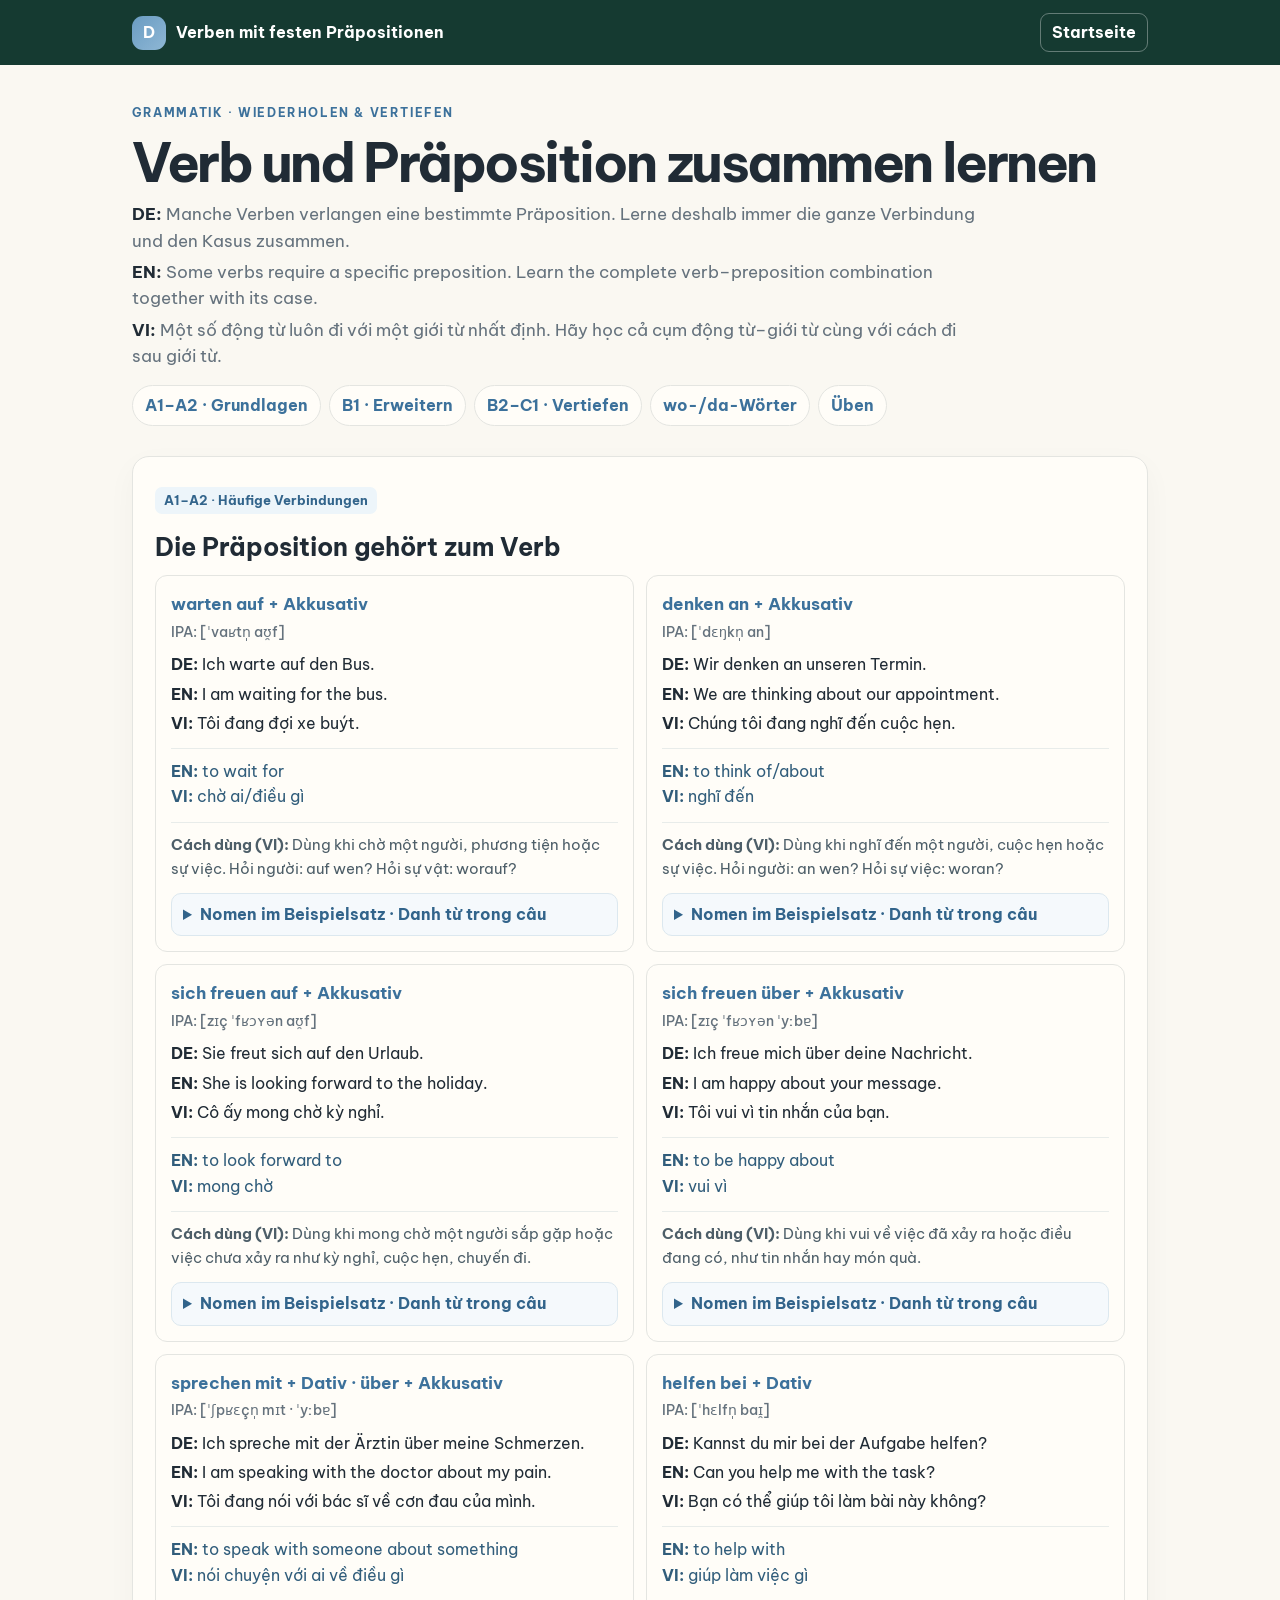
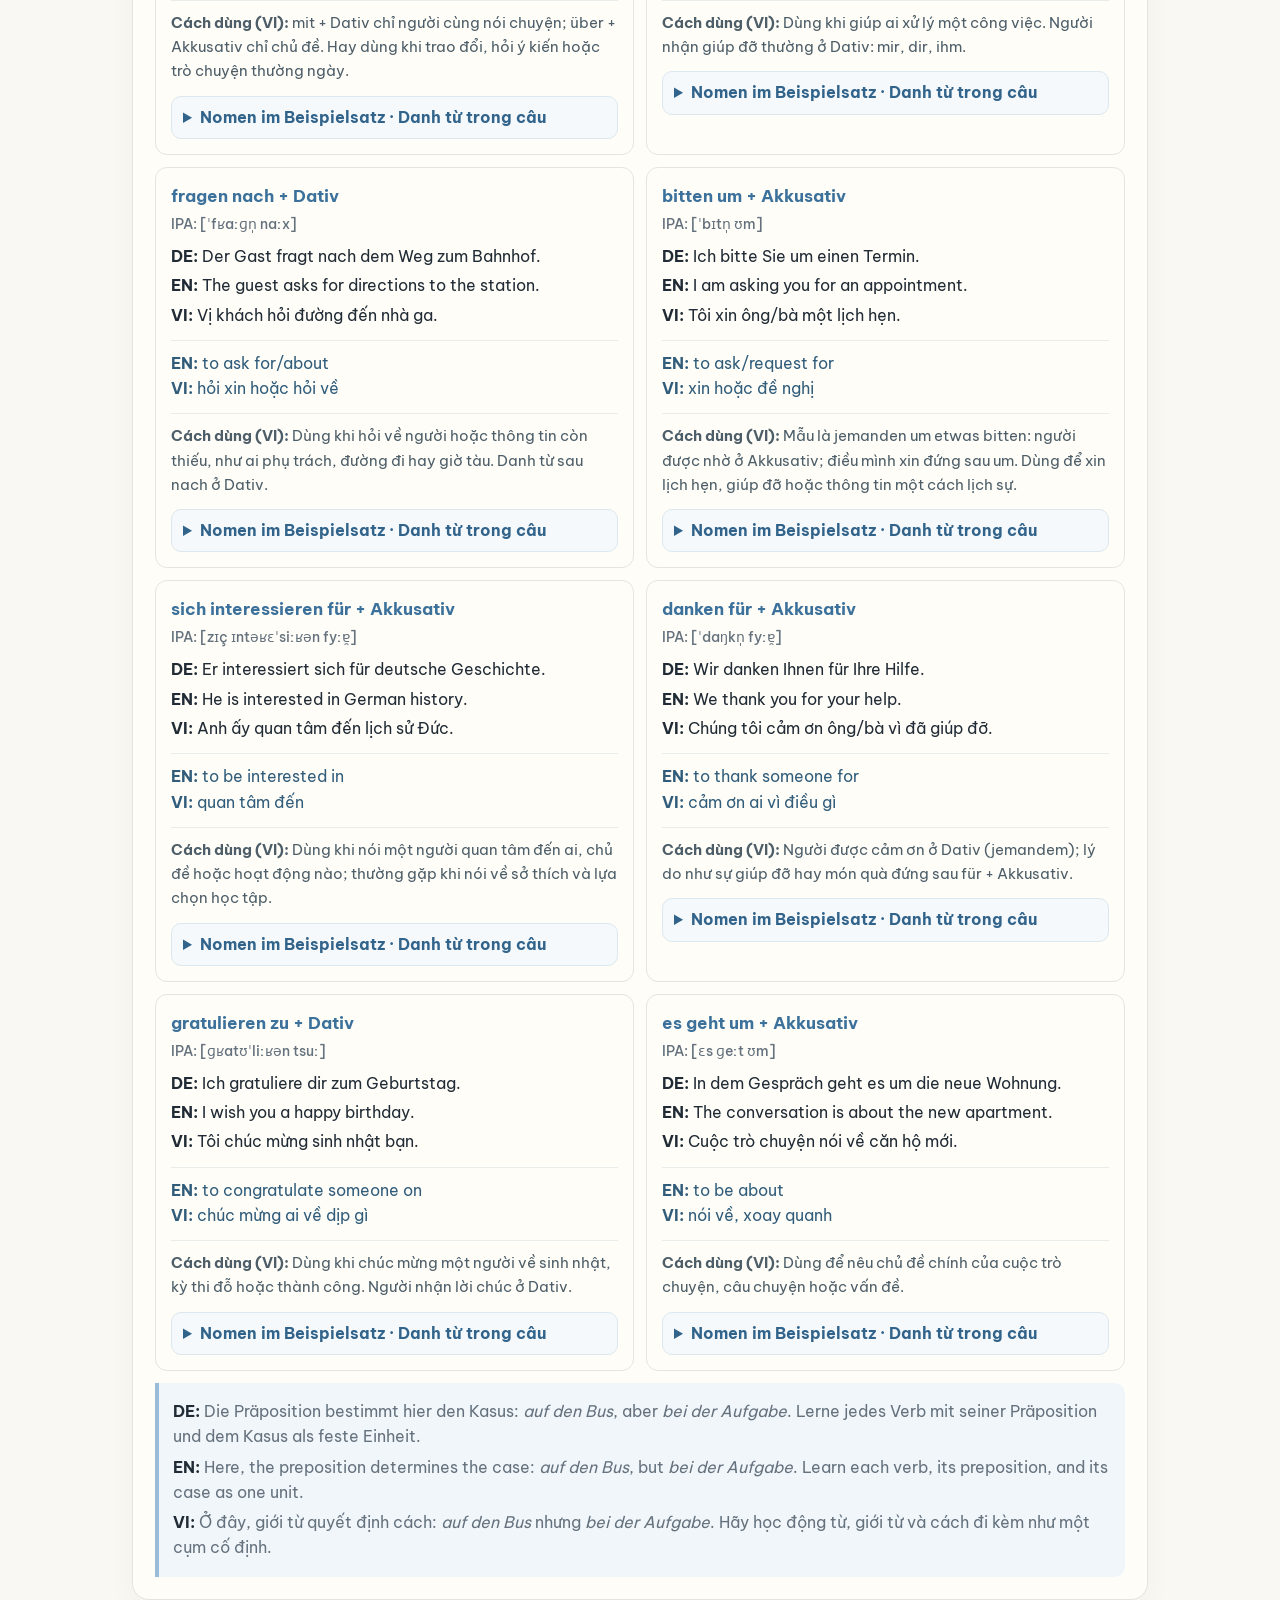
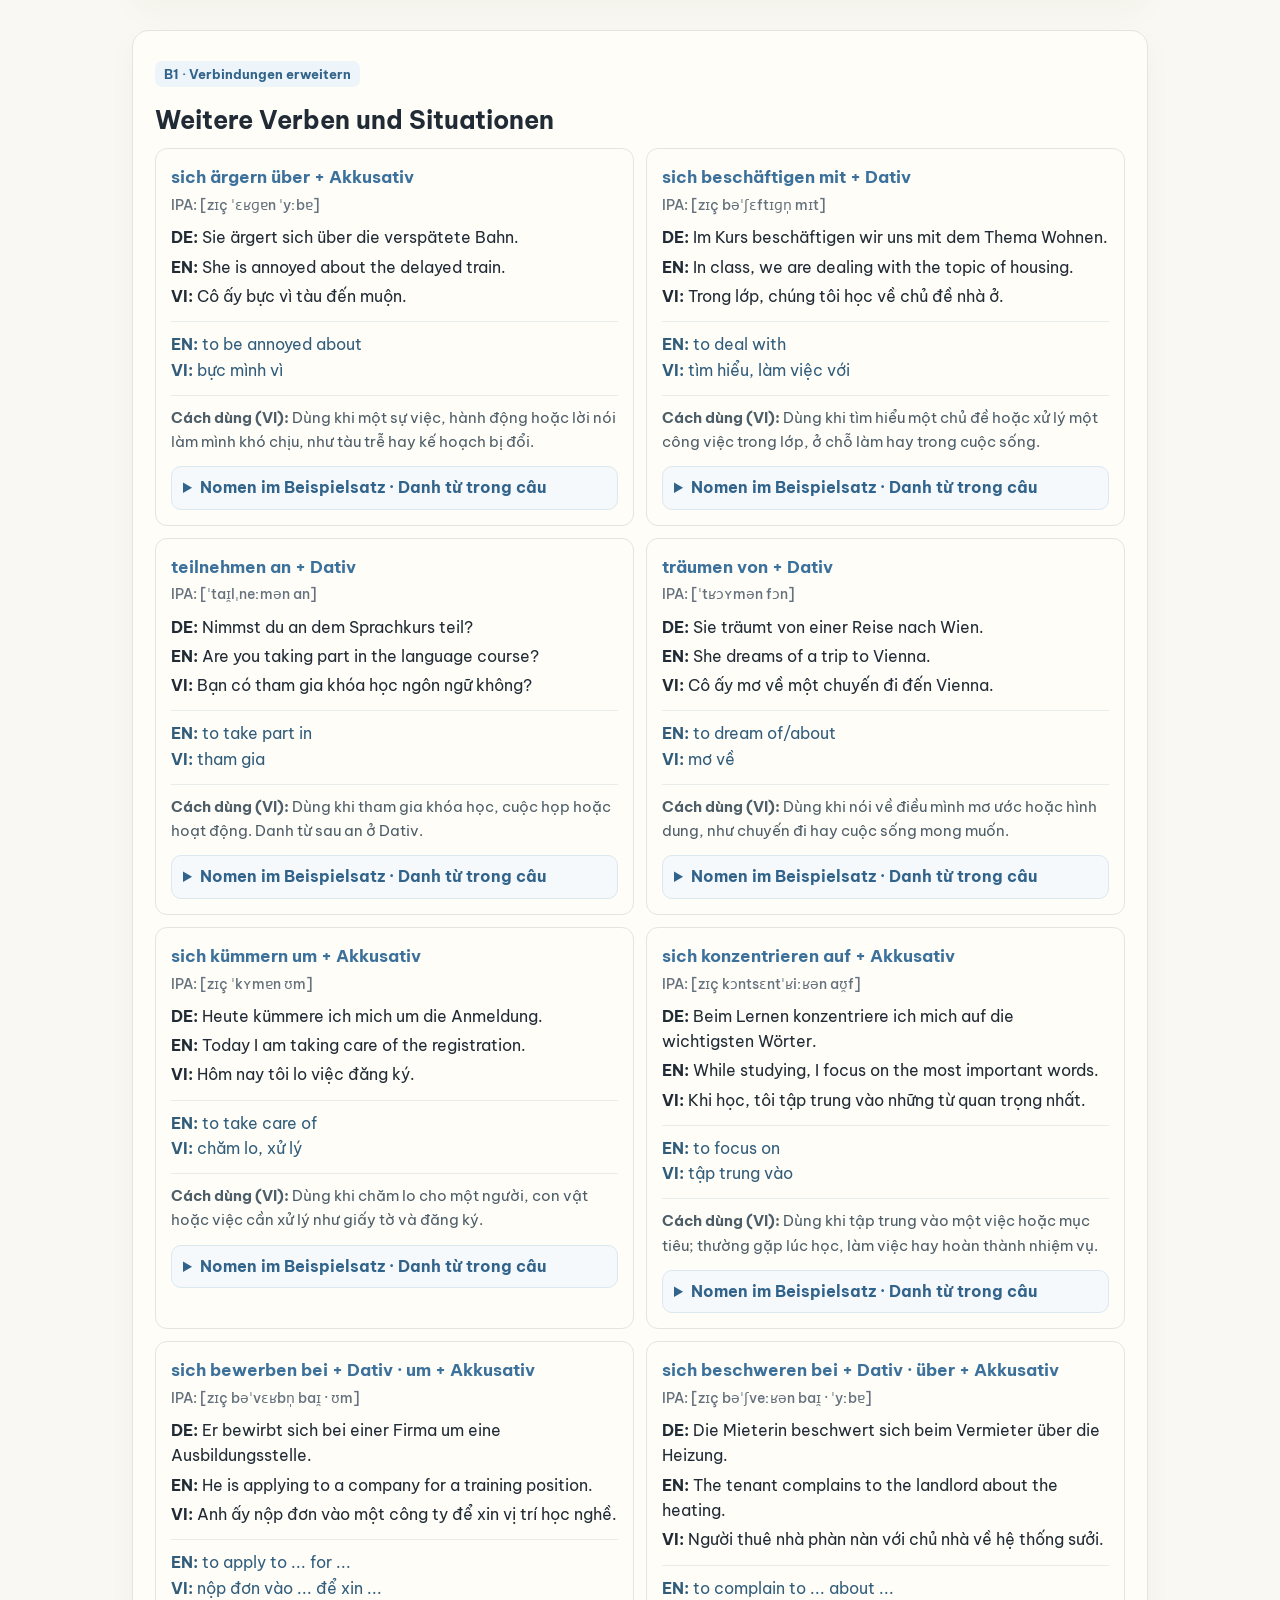
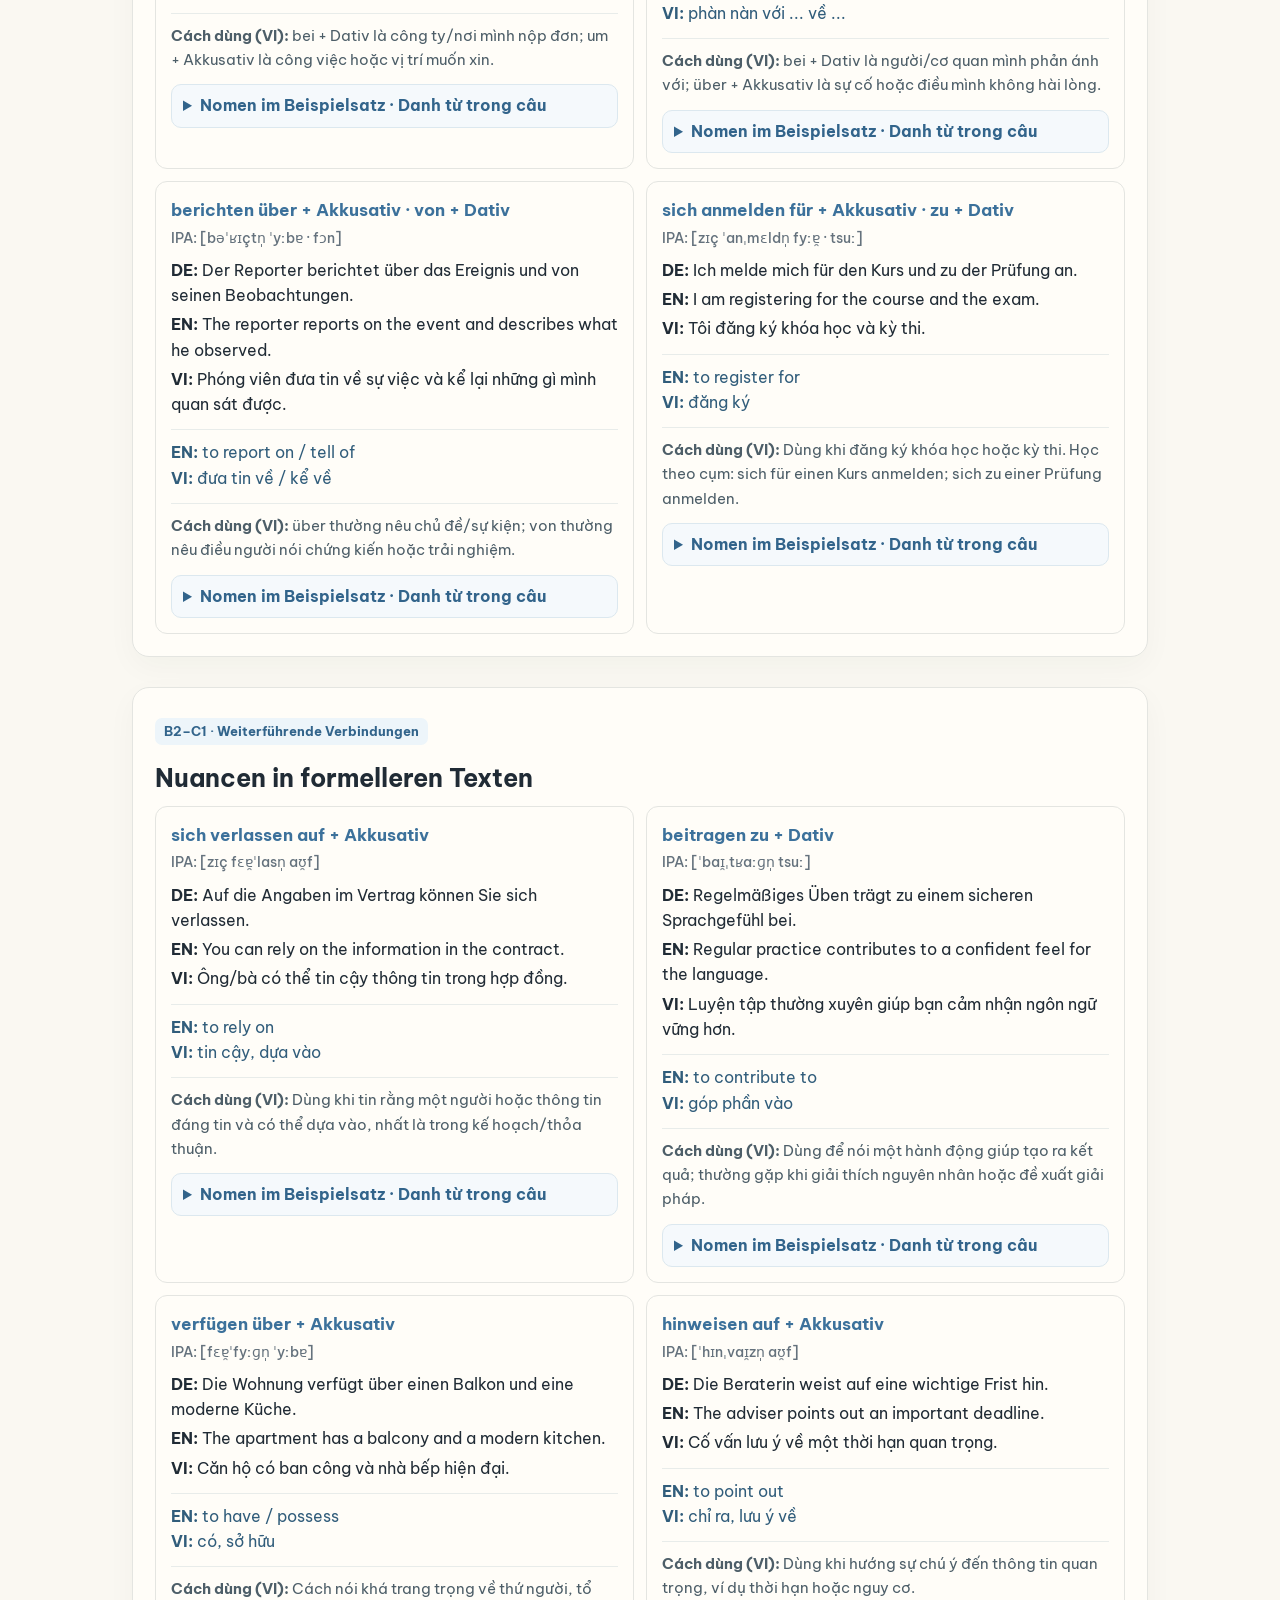
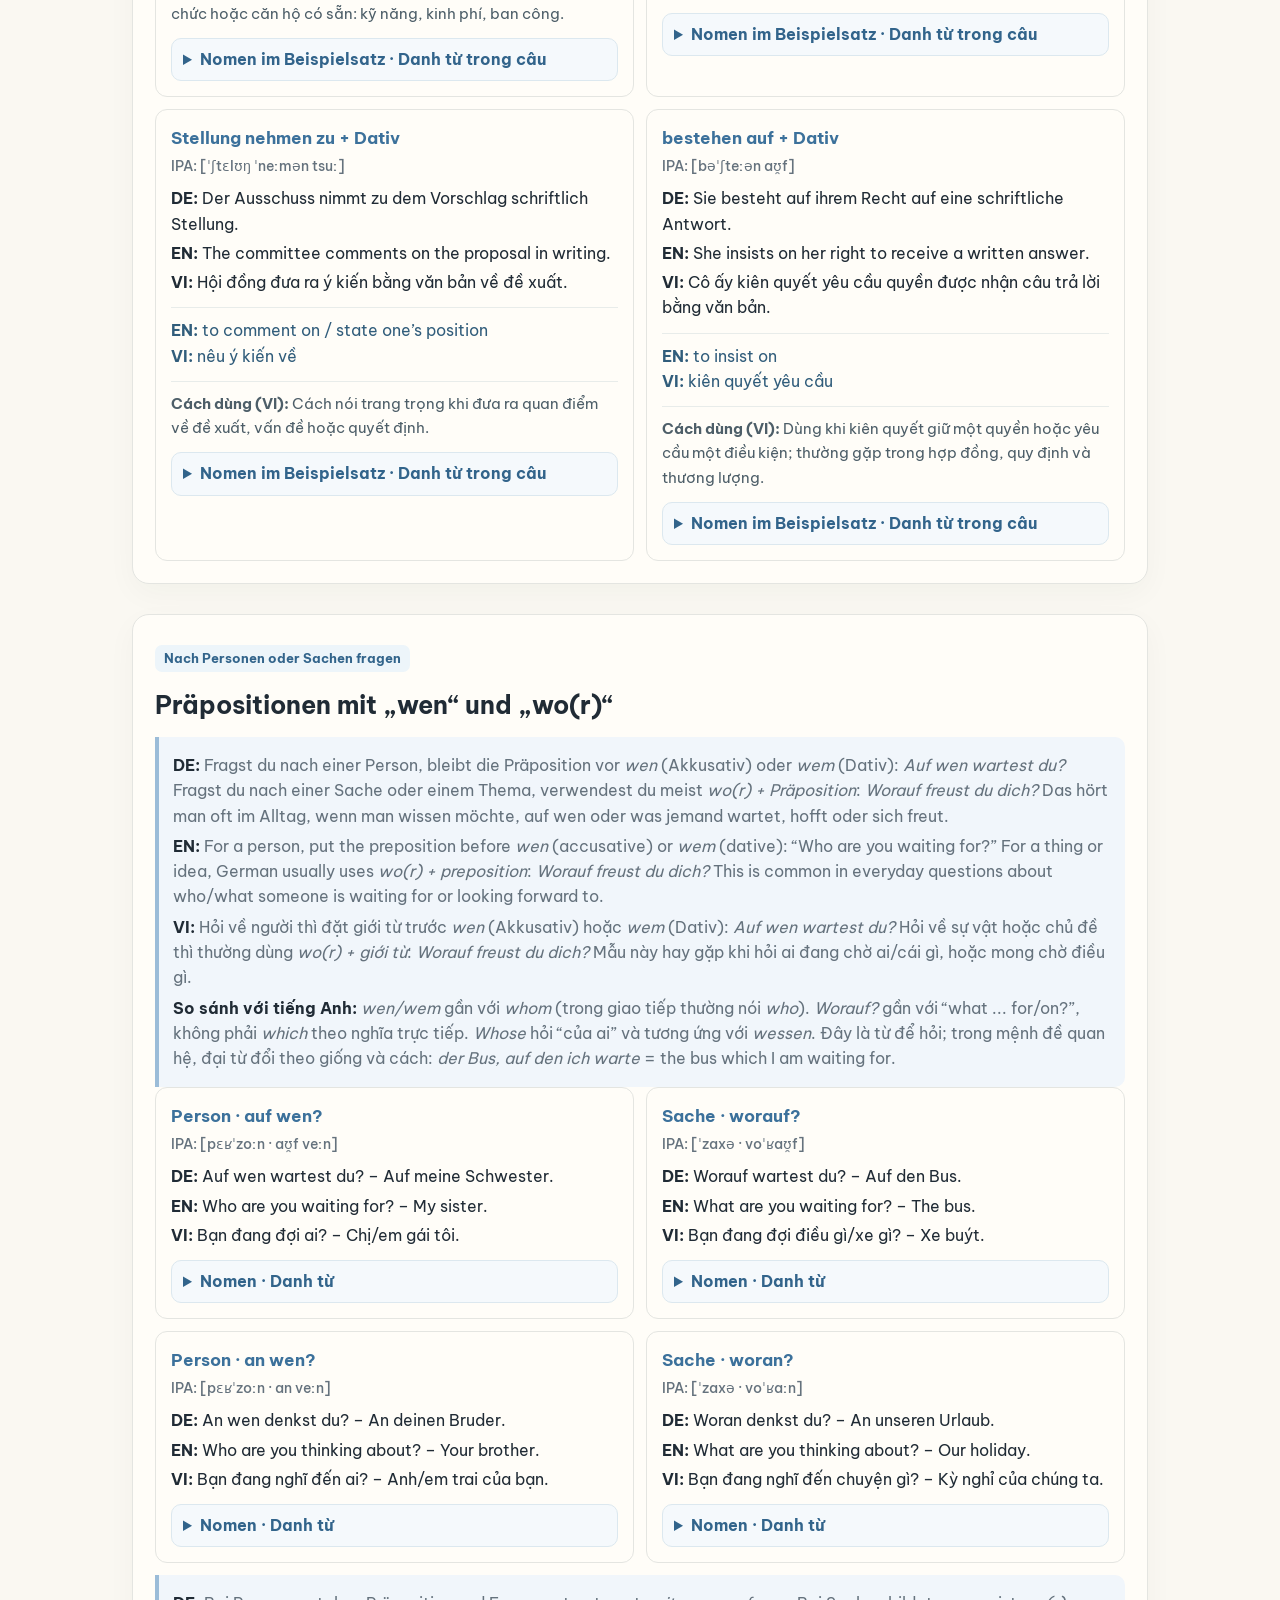
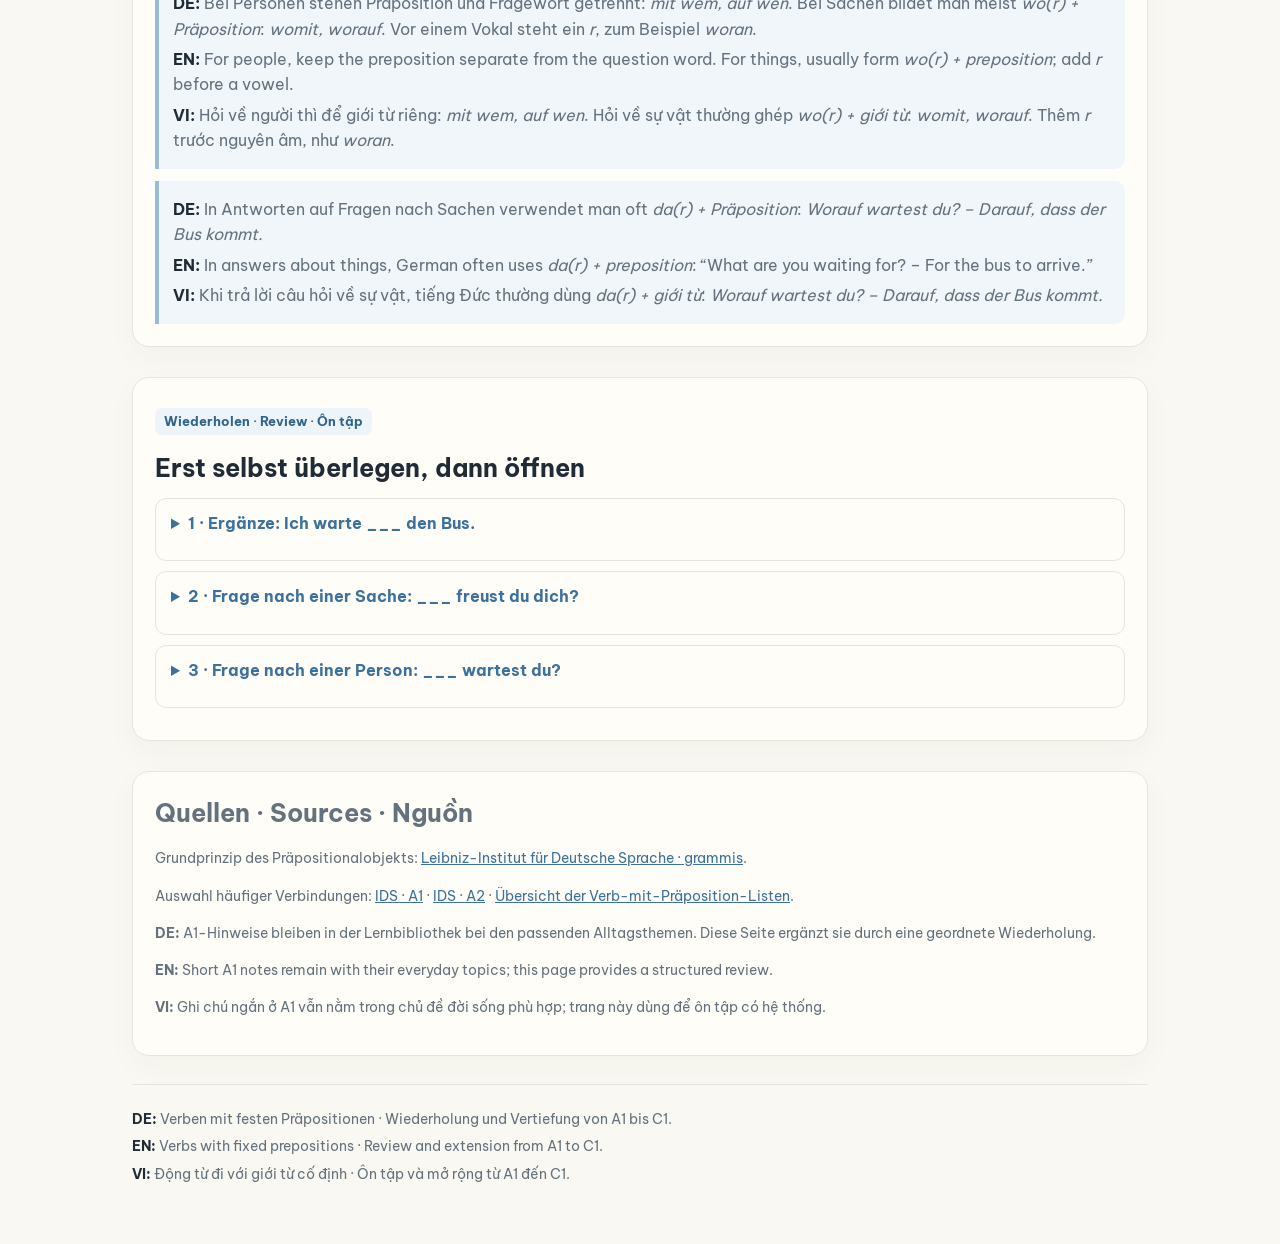
<file: deutsch-verben-mit-festen-praepositionen.html>
<!doctype html>
<html lang="de">
<head>
<meta charset="utf-8">
<meta name="viewport" content="width=device-width, initial-scale=1">
<meta name="description" content="Feste Verb-Präposition-Verbindungen von A1 bis C1 mit Kasus, Beispielen und Übersetzungen auf Deutsch, Englisch und Vietnamesisch.">
<title>Verben mit festen Präpositionen · Wiederholen und vertiefen</title>
<style>
:root{--ink:#202b35;--muted:#65727d;--paper:#f7f6f2;--white:#fff;--line:#e4e5e1;--green:#176b53;--green2:#e8f2ed;--gold:#fff4d3}*{box-sizing:border-box}body{margin:0;background:var(--paper);color:var(--ink);font:16px/1.58 Inter,system-ui,-apple-system,"Segoe UI",sans-serif}a{color:var(--green)}.top{background:#153a31;color:#fff}.topin{max-width:1060px;margin:auto;padding:13px 22px;display:flex;justify-content:space-between;align-items:center;gap:16px}.brand{display:flex;align-items:center;gap:10px;font-weight:800}.mark{display:grid;place-items:center;width:34px;height:34px;border-radius:11px;background:#f2c94c;color:#173d32}.home{color:#fff;text-decoration:none;border:1px solid #ffffff55;border-radius:9px;padding:6px 11px;font-weight:700}.wrap{max-width:1060px;margin:auto;padding:38px 22px 54px}.eyebrow{color:var(--green);font-size:.77rem;letter-spacing:.13em;font-weight:800;text-transform:uppercase}h1{font-size:clamp(2rem,5vw,3.4rem);line-height:1.08;letter-spacing:-.045em;margin:10px 0}h2{font-size:1.55rem;margin:0 0 8px}h3{font-size:1.12rem;margin:0 0 10px}.intro{font-size:1.04rem;color:var(--muted);max-width:850px}.intro p,.triple p{margin:5px 0}.section{margin-top:30px;padding:22px;background:var(--white);border:1px solid var(--line);border-radius:17px;box-shadow:0 10px 30px #20332609}.triple{color:var(--muted)}.triple b{color:var(--ink)}.level{display:inline-block;margin:8px 0 14px;padding:3px 9px;background:var(--gold);border-radius:7px;color:#765717;font-weight:800;font-size:.82rem}.grid{display:grid;grid-template-columns:repeat(2,minmax(0,1fr));gap:12px}.item{padding:15px;border:1px solid var(--line);border-radius:12px;background:#fff}.word{font-weight:800;color:var(--green);font-size:1.06rem}.meta{font-size:.88rem;color:var(--muted);margin:3px 0 8px}.item p{margin:4px 0}.rule{border-left:4px solid #82b59f;padding:11px 14px;background:#f1f7f3;border-radius:0 10px 10px 0;margin-top:12px}.nav{display:flex;flex-wrap:wrap;gap:8px;margin:16px 0}.nav a{background:#fff;border:1px solid var(--line);border-radius:999px;padding:7px 12px;text-decoration:none;font-weight:700}.practice{padding:0 15px 12px;border:1px solid var(--line);border-radius:11px;margin:10px 0;background:#fff}.practice summary{cursor:pointer;padding:12px 0;font-weight:750;color:var(--green)}footer{margin-top:28px;border-top:1px solid var(--line);padding-top:18px;color:var(--muted);font-size:.88rem}footer p{margin:6px 0}.sources{font-size:.9rem;color:var(--muted)}@media(max-width:650px){.wrap{padding:28px 16px}.section{padding:17px}.grid{grid-template-columns:1fr}.topin{align-items:flex-start}.intro{font-size:1rem}}
</style>
<style data-learning-theme="praepositionen">
:root{--green:#3c719b;--green2:#edf5fa;--gold:#edf5fa}
.mark{background:linear-gradient(135deg,#6a9cc2,#8eb7d5);color:#fff}
.eyebrow,.word,.practice summary{color:var(--green)}
.level{background:var(--green2);color:#32648b}
.rule{border-left-color:#9bbcd8;background:#f1f6fb}
.nav a:hover,.nav a:focus-visible{border-color:#bfd5e7;color:#32648b;background:#f3f8fc}

.meaning,.usage{margin-top:12px!important;padding-top:10px;border-top:1px solid #e8ecea}.meaning{color:#315d7b}.usage{color:#4d5e68;font-size:.96rem}.nouns{margin-top:12px;padding:8px 11px;border:1px solid #dce8ef;border-radius:10px;background:#f5f9fc}.nouns summary{cursor:pointer;color:#32648b;font-weight:750}.nouns ul{list-style:none;padding:0;margin:8px 0 0;display:grid;grid-template-columns:repeat(auto-fit,minmax(210px,1fr));gap:8px}.nouns li{padding:8px;background:#fff;border-radius:8px;border:1px solid #e5edf2}.ipa{color:#32648b;font-family:ui-monospace,monospace;font-size:.92rem;margin-left:6px}.noun-meaning{color:var(--muted);font-size:.88rem}.noun-audio{border:0;background:transparent;padding:0 4px 0 0;cursor:pointer;font:inherit}.noun-audio:hover,.noun-audio:focus-visible{transform:scale(1.12);outline:2px solid #9bbcd8;border-radius:5px}
</style><link rel="stylesheet" href="./assets/soft-learning.css?v=20261104"></head>
<body>
<header class="top"><div class="topin"><div class="brand"><span class="mark">D</span> Verben mit festen Präpositionen</div><a class="home" href="./index.html">Startseite</a></div></header>
<main class="wrap">
<div class="eyebrow">Grammatik · Wiederholen & vertiefen</div>
<h1>Verb und Präposition zusammen lernen</h1>
<div class="intro triple"><p><b>DE:</b> Manche Verben verlangen eine bestimmte Präposition. Lerne deshalb immer die ganze Verbindung und den Kasus zusammen.</p><p><b>EN:</b> Some verbs require a specific preposition. Learn the complete verb–preposition combination together with its case.</p><p><b>VI:</b> Một số động từ luôn đi với một giới từ nhất định. Hãy học cả cụm động từ–giới từ cùng với cách đi sau giới từ.</p></div>
<nav class="nav" aria-label="Lernstufen"><a href="#grundlagen">A1–A2 · Grundlagen</a><a href="#erweitern">B1 · Erweitern</a><a href="#vertiefen">B2–C1 · Vertiefen</a><a href="#fragen">wo-/da-Wörter</a><a href="#ueben">Üben</a></nav>
<section class="section" id="grundlagen"><span class="level">A1–A2 · Häufige Verbindungen</span><h2>Die Präposition gehört zum Verb</h2><div class="grid">
<article class="item"><div class="word">warten auf + Akkusativ</div><div class="word-ipa">IPA: [ˈvaʁtn̩ aʊ̯f]</div><p><b>DE:</b> Ich warte auf den Bus.</p><p><b>EN:</b> I am waiting for the bus.</p><p><b>VI:</b> Tôi đang đợi xe buýt.</p><p class="meaning"><b>EN:</b> to wait for<br><b>VI:</b> chờ ai/điều gì</p><p class="usage"><b>Cách dùng (VI):</b> Dùng khi chờ một người, phương tiện hoặc sự việc. Hỏi người: auf wen? Hỏi sự vật: worauf?</p><details class="nouns"><summary>Nomen im Beispielsatz · Danh từ trong câu</summary><ul><li><button class="noun-audio" type="button" data-say="der Bus" aria-label="Hören: der Bus">🔊</button> <b>der Bus</b> <span class="ipa">/bʊs/</span><br><span class="noun-meaning">EN: bus · VI: xe buýt</span></li></ul></details></article>
<article class="item"><div class="word">denken an + Akkusativ</div><div class="word-ipa">IPA: [ˈdɛŋkn̩ an]</div><p><b>DE:</b> Wir denken an unseren Termin.</p><p><b>EN:</b> We are thinking about our appointment.</p><p><b>VI:</b> Chúng tôi đang nghĩ đến cuộc hẹn.</p><p class="meaning"><b>EN:</b> to think of/about<br><b>VI:</b> nghĩ đến</p><p class="usage"><b>Cách dùng (VI):</b> Dùng khi nghĩ đến một người, cuộc hẹn hoặc sự việc. Hỏi người: an wen? Hỏi sự việc: woran?</p><details class="nouns"><summary>Nomen im Beispielsatz · Danh từ trong câu</summary><ul><li><button class="noun-audio" type="button" data-say="der Termin" aria-label="Hören: der Termin">🔊</button> <b>der Termin</b> <span class="ipa">/tɛɐ̯ˈmiːn/</span><br><span class="noun-meaning">EN: appointment · VI: cuộc hẹn</span></li></ul></details></article>
<article class="item"><div class="word">sich freuen auf + Akkusativ</div><div class="word-ipa">IPA: [zɪç ˈfʁɔʏən aʊ̯f]</div><p><b>DE:</b> Sie freut sich auf den Urlaub.</p><p><b>EN:</b> She is looking forward to the holiday.</p><p><b>VI:</b> Cô ấy mong chờ kỳ nghỉ.</p><p class="meaning"><b>EN:</b> to look forward to<br><b>VI:</b> mong chờ</p><p class="usage"><b>Cách dùng (VI):</b> Dùng khi mong chờ một người sắp gặp hoặc việc chưa xảy ra như kỳ nghỉ, cuộc hẹn, chuyến đi.</p><details class="nouns"><summary>Nomen im Beispielsatz · Danh từ trong câu</summary><ul><li><button class="noun-audio" type="button" data-say="der Urlaub" aria-label="Hören: der Urlaub">🔊</button> <b>der Urlaub</b> <span class="ipa">/ˈʊɐ̯laʊ̯p/</span><br><span class="noun-meaning">EN: holiday · VI: kỳ nghỉ</span></li></ul></details></article>
<article class="item"><div class="word">sich freuen über + Akkusativ</div><div class="word-ipa">IPA: [zɪç ˈfʁɔʏən ˈyːbɐ]</div><p><b>DE:</b> Ich freue mich über deine Nachricht.</p><p><b>EN:</b> I am happy about your message.</p><p><b>VI:</b> Tôi vui vì tin nhắn của bạn.</p><p class="meaning"><b>EN:</b> to be happy about<br><b>VI:</b> vui vì</p><p class="usage"><b>Cách dùng (VI):</b> Dùng khi vui về việc đã xảy ra hoặc điều đang có, như tin nhắn hay món quà.</p><details class="nouns"><summary>Nomen im Beispielsatz · Danh từ trong câu</summary><ul><li><button class="noun-audio" type="button" data-say="die Nachricht" aria-label="Hören: die Nachricht">🔊</button> <b>die Nachricht</b> <span class="ipa">/ˈnaːxʁɪçt/</span><br><span class="noun-meaning">EN: message · VI: tin nhắn</span></li></ul></details></article>
<article class="item"><div class="word">sprechen mit + Dativ · über + Akkusativ</div><div class="word-ipa">IPA: [ˈʃpʁɛçn̩ mɪt · ˈyːbɐ]</div><p><b>DE:</b> Ich spreche mit der Ärztin über meine Schmerzen.</p><p><b>EN:</b> I am speaking with the doctor about my pain.</p><p><b>VI:</b> Tôi đang nói với bác sĩ về cơn đau của mình.</p><p class="meaning"><b>EN:</b> to speak with someone about something<br><b>VI:</b> nói chuyện với ai về điều gì</p><p class="usage"><b>Cách dùng (VI):</b> mit + Dativ chỉ người cùng nói chuyện; über + Akkusativ chỉ chủ đề. Hay dùng khi trao đổi, hỏi ý kiến hoặc trò chuyện thường ngày.</p><details class="nouns"><summary>Nomen im Beispielsatz · Danh từ trong câu</summary><ul><li><button class="noun-audio" type="button" data-say="die Ärztin" aria-label="Hören: die Ärztin">🔊</button> <b>die Ärztin</b> <span class="ipa">/ˈɛːɐ̯tstɪn/</span><br><span class="noun-meaning">EN: female doctor · VI: bác sĩ nữ</span></li><li><button class="noun-audio" type="button" data-say="der Schmerz" aria-label="Hören: der Schmerz">🔊</button> <b>der Schmerz</b> <span class="ipa">/ʃmɛɐ̯ts/</span> <span class="noun-meaning">Plural: Schmerzen</span><br><span class="noun-meaning">EN: pain · VI: cơn đau</span></li></ul></details></article>
<article class="item"><div class="word">helfen bei + Dativ</div><div class="word-ipa">IPA: [ˈhɛlfn̩ baɪ̯]</div><p><b>DE:</b> Kannst du mir bei der Aufgabe helfen?</p><p><b>EN:</b> Can you help me with the task?</p><p><b>VI:</b> Bạn có thể giúp tôi làm bài này không?</p><p class="meaning"><b>EN:</b> to help with<br><b>VI:</b> giúp làm việc gì</p><p class="usage"><b>Cách dùng (VI):</b> Dùng khi giúp ai xử lý một công việc. Người nhận giúp đỡ thường ở Dativ: mir, dir, ihm.</p><details class="nouns"><summary>Nomen im Beispielsatz · Danh từ trong câu</summary><ul><li><button class="noun-audio" type="button" data-say="die Aufgabe" aria-label="Hören: die Aufgabe">🔊</button> <b>die Aufgabe</b> <span class="ipa">/ˈaʊ̯fˌɡaːbə/</span><br><span class="noun-meaning">EN: task · VI: bài tập/nhiệm vụ</span></li></ul></details></article>
<article class="item"><div class="word">fragen nach + Dativ</div><div class="word-ipa">IPA: [ˈfʁaːɡn̩ naːx]</div><p><b>DE:</b> Der Gast fragt nach dem Weg zum Bahnhof.</p><p><b>EN:</b> The guest asks for directions to the station.</p><p><b>VI:</b> Vị khách hỏi đường đến nhà ga.</p><p class="meaning"><b>EN:</b> to ask for/about<br><b>VI:</b> hỏi xin hoặc hỏi về</p><p class="usage"><b>Cách dùng (VI):</b> Dùng khi hỏi về người hoặc thông tin còn thiếu, như ai phụ trách, đường đi hay giờ tàu. Danh từ sau nach ở Dativ.</p><details class="nouns"><summary>Nomen im Beispielsatz · Danh từ trong câu</summary><ul><li><button class="noun-audio" type="button" data-say="der Gast" aria-label="Hören: der Gast">🔊</button> <b>der Gast</b> <span class="ipa">/ɡast/</span><br><span class="noun-meaning">EN: guest · VI: vị khách</span></li><li><button class="noun-audio" type="button" data-say="der Weg" aria-label="Hören: der Weg">🔊</button> <b>der Weg</b> <span class="ipa">/veːk/</span><br><span class="noun-meaning">EN: way/directions · VI: đường đi</span></li><li><button class="noun-audio" type="button" data-say="der Bahnhof" aria-label="Hören: der Bahnhof">🔊</button> <b>der Bahnhof</b> <span class="ipa">/ˈbaːnˌhoːf/</span><br><span class="noun-meaning">EN: train station · VI: nhà ga</span></li></ul></details></article>
<article class="item"><div class="word">bitten um + Akkusativ</div><div class="word-ipa">IPA: [ˈbɪtn̩ ʊm]</div><p><b>DE:</b> Ich bitte Sie um einen Termin.</p><p><b>EN:</b> I am asking you for an appointment.</p><p><b>VI:</b> Tôi xin ông/bà một lịch hẹn.</p><p class="meaning"><b>EN:</b> to ask/request for<br><b>VI:</b> xin hoặc đề nghị</p><p class="usage"><b>Cách dùng (VI):</b> Mẫu là jemanden um etwas bitten: người được nhờ ở Akkusativ; điều mình xin đứng sau um. Dùng để xin lịch hẹn, giúp đỡ hoặc thông tin một cách lịch sự.</p><details class="nouns"><summary>Nomen im Beispielsatz · Danh từ trong câu</summary><ul><li><button class="noun-audio" type="button" data-say="der Termin" aria-label="Hören: der Termin">🔊</button> <b>der Termin</b> <span class="ipa">/tɛɐ̯ˈmiːn/</span><br><span class="noun-meaning">EN: appointment · VI: cuộc hẹn</span></li></ul></details></article>
<article class="item"><div class="word">sich interessieren für + Akkusativ</div><div class="word-ipa">IPA: [zɪç ɪntəʁɛˈsiːʁən fyːɐ̯]</div><p><b>DE:</b> Er interessiert sich für deutsche Geschichte.</p><p><b>EN:</b> He is interested in German history.</p><p><b>VI:</b> Anh ấy quan tâm đến lịch sử Đức.</p><p class="meaning"><b>EN:</b> to be interested in<br><b>VI:</b> quan tâm đến</p><p class="usage"><b>Cách dùng (VI):</b> Dùng khi nói một người quan tâm đến ai, chủ đề hoặc hoạt động nào; thường gặp khi nói về sở thích và lựa chọn học tập.</p><details class="nouns"><summary>Nomen im Beispielsatz · Danh từ trong câu</summary><ul><li><button class="noun-audio" type="button" data-say="die Geschichte" aria-label="Hören: die Geschichte">🔊</button> <b>die Geschichte</b> <span class="ipa">/ɡəˈʃɪçtə/</span><br><span class="noun-meaning">EN: history · VI: lịch sử</span></li></ul></details></article>
<article class="item"><div class="word">danken für + Akkusativ</div><div class="word-ipa">IPA: [ˈdaŋkn̩ fyːɐ̯]</div><p><b>DE:</b> Wir danken Ihnen für Ihre Hilfe.</p><p><b>EN:</b> We thank you for your help.</p><p><b>VI:</b> Chúng tôi cảm ơn ông/bà vì đã giúp đỡ.</p><p class="meaning"><b>EN:</b> to thank someone for<br><b>VI:</b> cảm ơn ai vì điều gì</p><p class="usage"><b>Cách dùng (VI):</b> Người được cảm ơn ở Dativ (jemandem); lý do như sự giúp đỡ hay món quà đứng sau für + Akkusativ.</p><details class="nouns"><summary>Nomen im Beispielsatz · Danh từ trong câu</summary><ul><li><button class="noun-audio" type="button" data-say="die Hilfe" aria-label="Hören: die Hilfe">🔊</button> <b>die Hilfe</b> <span class="ipa">/ˈhɪlfə/</span><br><span class="noun-meaning">EN: help · VI: sự giúp đỡ</span></li></ul></details></article>
<article class="item"><div class="word">gratulieren zu + Dativ</div><div class="word-ipa">IPA: [ɡʁatʊˈliːʁən tsuː]</div><p><b>DE:</b> Ich gratuliere dir zum Geburtstag.</p><p><b>EN:</b> I wish you a happy birthday.</p><p><b>VI:</b> Tôi chúc mừng sinh nhật bạn.</p><p class="meaning"><b>EN:</b> to congratulate someone on<br><b>VI:</b> chúc mừng ai về dịp gì</p><p class="usage"><b>Cách dùng (VI):</b> Dùng khi chúc mừng một người về sinh nhật, kỳ thi đỗ hoặc thành công. Người nhận lời chúc ở Dativ.</p><details class="nouns"><summary>Nomen im Beispielsatz · Danh từ trong câu</summary><ul><li><button class="noun-audio" type="button" data-say="der Geburtstag" aria-label="Hören: der Geburtstag">🔊</button> <b>der Geburtstag</b> <span class="ipa">/ɡəˈbuːɐ̯tstaːk/</span><br><span class="noun-meaning">EN: birthday · VI: sinh nhật</span></li></ul></details></article>
<article class="item"><div class="word">es geht um + Akkusativ</div><div class="word-ipa">IPA: [ɛs ɡeːt ʊm]</div><p><b>DE:</b> In dem Gespräch geht es um die neue Wohnung.</p><p><b>EN:</b> The conversation is about the new apartment.</p><p><b>VI:</b> Cuộc trò chuyện nói về căn hộ mới.</p><p class="meaning"><b>EN:</b> to be about<br><b>VI:</b> nói về, xoay quanh</p><p class="usage"><b>Cách dùng (VI):</b> Dùng để nêu chủ đề chính của cuộc trò chuyện, câu chuyện hoặc vấn đề.</p><details class="nouns"><summary>Nomen im Beispielsatz · Danh từ trong câu</summary><ul><li><button class="noun-audio" type="button" data-say="das Gespräch" aria-label="Hören: das Gespräch">🔊</button> <b>das Gespräch</b> <span class="ipa">/ɡəˈʃpʁɛːç/</span><br><span class="noun-meaning">EN: conversation · VI: cuộc trò chuyện</span></li><li><button class="noun-audio" type="button" data-say="die Wohnung" aria-label="Hören: die Wohnung">🔊</button> <b>die Wohnung</b> <span class="ipa">/ˈvoːnʊŋ/</span><br><span class="noun-meaning">EN: apartment · VI: căn hộ</span></li></ul></details></article>
</div><div class="rule triple"><p><b>DE:</b> Die Präposition bestimmt hier den Kasus: <i>auf den Bus</i>, aber <i>bei der Aufgabe</i>. Lerne jedes Verb mit seiner Präposition und dem Kasus als feste Einheit.</p><p><b>EN:</b> Here, the preposition determines the case: <i>auf den Bus</i>, but <i>bei der Aufgabe</i>. Learn each verb, its preposition, and its case as one unit.</p><p><b>VI:</b> Ở đây, giới từ quyết định cách: <i>auf den Bus</i> nhưng <i>bei der Aufgabe</i>. Hãy học động từ, giới từ và cách đi kèm như một cụm cố định.</p></div></section>
<section class="section" id="erweitern"><span class="level">B1 · Verbindungen erweitern</span><h2>Weitere Verben und Situationen</h2><div class="grid">
<article class="item"><div class="word">sich ärgern über + Akkusativ</div><div class="word-ipa">IPA: [zɪç ˈɛʁɡɐn ˈyːbɐ]</div><p><b>DE:</b> Sie ärgert sich über die verspätete Bahn.</p><p><b>EN:</b> She is annoyed about the delayed train.</p><p><b>VI:</b> Cô ấy bực vì tàu đến muộn.</p><p class="meaning"><b>EN:</b> to be annoyed about<br><b>VI:</b> bực mình vì</p><p class="usage"><b>Cách dùng (VI):</b> Dùng khi một sự việc, hành động hoặc lời nói làm mình khó chịu, như tàu trễ hay kế hoạch bị đổi.</p><details class="nouns"><summary>Nomen im Beispielsatz · Danh từ trong câu</summary><ul><li><button class="noun-audio" type="button" data-say="die Bahn" aria-label="Hören: die Bahn">🔊</button> <b>die Bahn</b> <span class="ipa">/baːn/</span><br><span class="noun-meaning">EN: train · VI: tàu</span></li></ul></details></article>
<article class="item"><div class="word">sich beschäftigen mit + Dativ</div><div class="word-ipa">IPA: [zɪç bəˈʃɛftɪɡn̩ mɪt]</div><p><b>DE:</b> Im Kurs beschäftigen wir uns mit dem Thema Wohnen.</p><p><b>EN:</b> In class, we are dealing with the topic of housing.</p><p><b>VI:</b> Trong lớp, chúng tôi học về chủ đề nhà ở.</p><p class="meaning"><b>EN:</b> to deal with<br><b>VI:</b> tìm hiểu, làm việc với</p><p class="usage"><b>Cách dùng (VI):</b> Dùng khi tìm hiểu một chủ đề hoặc xử lý một công việc trong lớp, ở chỗ làm hay trong cuộc sống.</p><details class="nouns"><summary>Nomen im Beispielsatz · Danh từ trong câu</summary><ul><li><button class="noun-audio" type="button" data-say="der Kurs" aria-label="Hören: der Kurs">🔊</button> <b>der Kurs</b> <span class="ipa">/kʊɐ̯s/</span><br><span class="noun-meaning">EN: course · VI: khóa học</span></li><li><button class="noun-audio" type="button" data-say="das Wohnen" aria-label="Hören: das Wohnen">🔊</button> <b>das Wohnen</b> <span class="ipa">/ˈvoːnən/</span><br><span class="noun-meaning">EN: housing · VI: việc ở/nhà ở</span></li><li><button class="noun-audio" type="button" data-say="das Thema" aria-label="Hören: das Thema">🔊</button> <b>das Thema</b> <span class="ipa">/ˈteːma/</span><br><span class="noun-meaning">EN: topic · VI: chủ đề</span></li></ul></details></article>
<article class="item"><div class="word">teilnehmen an + Dativ</div><div class="word-ipa">IPA: [ˈtaɪ̯lˌneːmən an]</div><p><b>DE:</b> Nimmst du an dem Sprachkurs teil?</p><p><b>EN:</b> Are you taking part in the language course?</p><p><b>VI:</b> Bạn có tham gia khóa học ngôn ngữ không?</p><p class="meaning"><b>EN:</b> to take part in<br><b>VI:</b> tham gia</p><p class="usage"><b>Cách dùng (VI):</b> Dùng khi tham gia khóa học, cuộc họp hoặc hoạt động. Danh từ sau an ở Dativ.</p><details class="nouns"><summary>Nomen im Beispielsatz · Danh từ trong câu</summary><ul><li><button class="noun-audio" type="button" data-say="der Sprachkurs" aria-label="Hören: der Sprachkurs">🔊</button> <b>der Sprachkurs</b> <span class="ipa">/ˈʃpʁaːxˌkʊɐ̯s/</span><br><span class="noun-meaning">EN: language course · VI: khóa học ngôn ngữ</span></li></ul></details></article>
<article class="item"><div class="word">träumen von + Dativ</div><div class="word-ipa">IPA: [ˈtʁɔʏmən fɔn]</div><p><b>DE:</b> Sie träumt von einer Reise nach Wien.</p><p><b>EN:</b> She dreams of a trip to Vienna.</p><p><b>VI:</b> Cô ấy mơ về một chuyến đi đến Vienna.</p><p class="meaning"><b>EN:</b> to dream of/about<br><b>VI:</b> mơ về</p><p class="usage"><b>Cách dùng (VI):</b> Dùng khi nói về điều mình mơ ước hoặc hình dung, như chuyến đi hay cuộc sống mong muốn.</p><details class="nouns"><summary>Nomen im Beispielsatz · Danh từ trong câu</summary><ul><li><button class="noun-audio" type="button" data-say="die Reise" aria-label="Hören: die Reise">🔊</button> <b>die Reise</b> <span class="ipa">/ˈʁaɪ̯zə/</span><br><span class="noun-meaning">EN: trip · VI: chuyến đi</span></li></ul></details></article>
<article class="item"><div class="word">sich kümmern um + Akkusativ</div><div class="word-ipa">IPA: [zɪç ˈkʏmɐn ʊm]</div><p><b>DE:</b> Heute kümmere ich mich um die Anmeldung.</p><p><b>EN:</b> Today I am taking care of the registration.</p><p><b>VI:</b> Hôm nay tôi lo việc đăng ký.</p><p class="meaning"><b>EN:</b> to take care of<br><b>VI:</b> chăm lo, xử lý</p><p class="usage"><b>Cách dùng (VI):</b> Dùng khi chăm lo cho một người, con vật hoặc việc cần xử lý như giấy tờ và đăng ký.</p><details class="nouns"><summary>Nomen im Beispielsatz · Danh từ trong câu</summary><ul><li><button class="noun-audio" type="button" data-say="die Anmeldung" aria-label="Hören: die Anmeldung">🔊</button> <b>die Anmeldung</b> <span class="ipa">/ˈanˌmɛldʊŋ/</span><br><span class="noun-meaning">EN: registration · VI: việc đăng ký</span></li></ul></details></article>
<article class="item"><div class="word">sich konzentrieren auf + Akkusativ</div><div class="word-ipa">IPA: [zɪç kɔntsɛntˈʁiːʁən aʊ̯f]</div><p><b>DE:</b> Beim Lernen konzentriere ich mich auf die wichtigsten Wörter.</p><p><b>EN:</b> While studying, I focus on the most important words.</p><p><b>VI:</b> Khi học, tôi tập trung vào những từ quan trọng nhất.</p><p class="meaning"><b>EN:</b> to focus on<br><b>VI:</b> tập trung vào</p><p class="usage"><b>Cách dùng (VI):</b> Dùng khi tập trung vào một việc hoặc mục tiêu; thường gặp lúc học, làm việc hay hoàn thành nhiệm vụ.</p><details class="nouns"><summary>Nomen im Beispielsatz · Danh từ trong câu</summary><ul><li><button class="noun-audio" type="button" data-say="das Lernen" aria-label="Hören: das Lernen">🔊</button> <b>das Lernen</b> <span class="ipa">/ˈlɛɐ̯nən/</span><br><span class="noun-meaning">EN: learning · VI: việc học</span></li><li><button class="noun-audio" type="button" data-say="das Wort" aria-label="Hören: das Wort">🔊</button> <b>das Wort</b> <span class="ipa">/vɔɐ̯t/</span><br><span class="noun-meaning">EN: word · VI: từ</span></li></ul></details></article>
<article class="item"><div class="word">sich bewerben bei + Dativ · um + Akkusativ</div><div class="word-ipa">IPA: [zɪç bəˈvɛʁbn̩ baɪ̯ · ʊm]</div><p><b>DE:</b> Er bewirbt sich bei einer Firma um eine Ausbildungsstelle.</p><p><b>EN:</b> He is applying to a company for a training position.</p><p><b>VI:</b> Anh ấy nộp đơn vào một công ty để xin vị trí học nghề.</p><p class="meaning"><b>EN:</b> to apply to ... for ...<br><b>VI:</b> nộp đơn vào ... để xin ...</p><p class="usage"><b>Cách dùng (VI):</b> bei + Dativ là công ty/nơi mình nộp đơn; um + Akkusativ là công việc hoặc vị trí muốn xin.</p><details class="nouns"><summary>Nomen im Beispielsatz · Danh từ trong câu</summary><ul><li><button class="noun-audio" type="button" data-say="die Firma" aria-label="Hören: die Firma">🔊</button> <b>die Firma</b> <span class="ipa">/ˈfɪɐ̯ma/</span><br><span class="noun-meaning">EN: company · VI: công ty</span></li><li><button class="noun-audio" type="button" data-say="die Ausbildungsstelle" aria-label="Hören: die Ausbildungsstelle">🔊</button> <b>die Ausbildungsstelle</b> <span class="ipa">/ˈaʊ̯sˌbɪldʊŋsˌʃtɛlə/</span><br><span class="noun-meaning">EN: training position · VI: vị trí học nghề</span></li></ul></details></article>
<article class="item"><div class="word">sich beschweren bei + Dativ · über + Akkusativ</div><div class="word-ipa">IPA: [zɪç bəˈʃveːʁən baɪ̯ · ˈyːbɐ]</div><p><b>DE:</b> Die Mieterin beschwert sich beim Vermieter über die Heizung.</p><p><b>EN:</b> The tenant complains to the landlord about the heating.</p><p><b>VI:</b> Người thuê nhà phàn nàn với chủ nhà về hệ thống sưởi.</p><p class="meaning"><b>EN:</b> to complain to ... about ...<br><b>VI:</b> phàn nàn với ... về ...</p><p class="usage"><b>Cách dùng (VI):</b> bei + Dativ là người/cơ quan mình phản ánh với; über + Akkusativ là sự cố hoặc điều mình không hài lòng.</p><details class="nouns"><summary>Nomen im Beispielsatz · Danh từ trong câu</summary><ul><li><button class="noun-audio" type="button" data-say="die Mieterin" aria-label="Hören: die Mieterin">🔊</button> <b>die Mieterin</b> <span class="ipa">/ˈmiːtəʁɪn/</span><br><span class="noun-meaning">EN: female tenant · VI: người thuê nhà</span></li><li><button class="noun-audio" type="button" data-say="der Vermieter" aria-label="Hören: der Vermieter">🔊</button> <b>der Vermieter</b> <span class="ipa">/fɛɐ̯ˈmiːtɐ/</span><br><span class="noun-meaning">EN: landlord · VI: chủ nhà</span></li><li><button class="noun-audio" type="button" data-say="die Heizung" aria-label="Hören: die Heizung">🔊</button> <b>die Heizung</b> <span class="ipa">/ˈhaɪ̯tsʊŋ/</span><br><span class="noun-meaning">EN: heating · VI: hệ thống sưởi</span></li></ul></details></article>
<article class="item"><div class="word">berichten über + Akkusativ · von + Dativ</div><div class="word-ipa">IPA: [bəˈʁɪçtn̩ ˈyːbɐ · fɔn]</div><p><b>DE:</b> Der Reporter berichtet über das Ereignis und von seinen Beobachtungen.</p><p><b>EN:</b> The reporter reports on the event and describes what he observed.</p><p><b>VI:</b> Phóng viên đưa tin về sự việc và kể lại những gì mình quan sát được.</p><p class="meaning"><b>EN:</b> to report on / tell of<br><b>VI:</b> đưa tin về / kể về</p><p class="usage"><b>Cách dùng (VI):</b> über thường nêu chủ đề/sự kiện; von thường nêu điều người nói chứng kiến hoặc trải nghiệm.</p><details class="nouns"><summary>Nomen im Beispielsatz · Danh từ trong câu</summary><ul><li><button class="noun-audio" type="button" data-say="der Reporter" aria-label="Hören: der Reporter">🔊</button> <b>der Reporter</b> <span class="ipa">/ʁəˈpɔɐ̯tɐ/</span><br><span class="noun-meaning">EN: reporter · VI: phóng viên</span></li><li><button class="noun-audio" type="button" data-say="das Ereignis" aria-label="Hören: das Ereignis">🔊</button> <b>das Ereignis</b> <span class="ipa">/ɛɐ̯ˈʔaɪ̯ɡnɪs/</span><br><span class="noun-meaning">EN: event · VI: sự kiện</span></li><li><button class="noun-audio" type="button" data-say="die Beobachtung" aria-label="Hören: die Beobachtung">🔊</button> <b>die Beobachtung</b> <span class="ipa">/bəˈʔoːbaxtʊŋ/</span><br><span class="noun-meaning">EN: observation · VI: điều quan sát được</span></li></ul></details></article>
<article class="item"><div class="word">sich anmelden für + Akkusativ · zu + Dativ</div><div class="word-ipa">IPA: [zɪç ˈanˌmɛldn̩ fyːɐ̯ · tsuː]</div><p><b>DE:</b> Ich melde mich für den Kurs und zu der Prüfung an.</p><p><b>EN:</b> I am registering for the course and the exam.</p><p><b>VI:</b> Tôi đăng ký khóa học và kỳ thi.</p><p class="meaning"><b>EN:</b> to register for<br><b>VI:</b> đăng ký</p><p class="usage"><b>Cách dùng (VI):</b> Dùng khi đăng ký khóa học hoặc kỳ thi. Học theo cụm: sich für einen Kurs anmelden; sich zu einer Prüfung anmelden.</p><details class="nouns"><summary>Nomen im Beispielsatz · Danh từ trong câu</summary><ul><li><button class="noun-audio" type="button" data-say="der Kurs" aria-label="Hören: der Kurs">🔊</button> <b>der Kurs</b> <span class="ipa">/kʊɐ̯s/</span><br><span class="noun-meaning">EN: course · VI: khóa học</span></li><li><button class="noun-audio" type="button" data-say="die Prüfung" aria-label="Hören: die Prüfung">🔊</button> <b>die Prüfung</b> <span class="ipa">/ˈpʁyːfʊŋ/</span><br><span class="noun-meaning">EN: exam · VI: kỳ thi</span></li></ul></details></article>
</div></section>
<section class="section" id="vertiefen"><span class="level">B2–C1 · Weiterführende Verbindungen</span><h2>Nuancen in formelleren Texten</h2><div class="grid">
<article class="item"><div class="word">sich verlassen auf + Akkusativ</div><div class="word-ipa">IPA: [zɪç fɛɐ̯ˈlasn̩ aʊ̯f]</div><p><b>DE:</b> Auf die Angaben im Vertrag können Sie sich verlassen.</p><p><b>EN:</b> You can rely on the information in the contract.</p><p><b>VI:</b> Ông/bà có thể tin cậy thông tin trong hợp đồng.</p><p class="meaning"><b>EN:</b> to rely on<br><b>VI:</b> tin cậy, dựa vào</p><p class="usage"><b>Cách dùng (VI):</b> Dùng khi tin rằng một người hoặc thông tin đáng tin và có thể dựa vào, nhất là trong kế hoạch/thỏa thuận.</p><details class="nouns"><summary>Nomen im Beispielsatz · Danh từ trong câu</summary><ul><li><button class="noun-audio" type="button" data-say="die Angabe" aria-label="Hören: die Angabe">🔊</button> <b>die Angabe</b> <span class="ipa">/ˈanˌɡaːbə/</span><br><span class="noun-meaning">EN: information/detail · VI: thông tin/chi tiết</span></li><li><button class="noun-audio" type="button" data-say="der Vertrag" aria-label="Hören: der Vertrag">🔊</button> <b>der Vertrag</b> <span class="ipa">/fɛɐ̯ˈtʁaːk/</span><br><span class="noun-meaning">EN: contract · VI: hợp đồng</span></li></ul></details></article>
<article class="item"><div class="word">beitragen zu + Dativ</div><div class="word-ipa">IPA: [ˈbaɪ̯ˌtʁaːɡn̩ tsuː]</div><p><b>DE:</b> Regelmäßiges Üben trägt zu einem sicheren Sprachgefühl bei.</p><p><b>EN:</b> Regular practice contributes to a confident feel for the language.</p><p><b>VI:</b> Luyện tập thường xuyên giúp bạn cảm nhận ngôn ngữ vững hơn.</p><p class="meaning"><b>EN:</b> to contribute to<br><b>VI:</b> góp phần vào</p><p class="usage"><b>Cách dùng (VI):</b> Dùng để nói một hành động giúp tạo ra kết quả; thường gặp khi giải thích nguyên nhân hoặc đề xuất giải pháp.</p><details class="nouns"><summary>Nomen im Beispielsatz · Danh từ trong câu</summary><ul><li><button class="noun-audio" type="button" data-say="das Üben" aria-label="Hören: das Üben">🔊</button> <b>das Üben</b> <span class="ipa">/ˈyːbən/</span><br><span class="noun-meaning">EN: practising · VI: việc luyện tập</span></li><li><button class="noun-audio" type="button" data-say="das Sprachgefühl" aria-label="Hören: das Sprachgefühl">🔊</button> <b>das Sprachgefühl</b> <span class="ipa">/ˈʃpʁaːxɡəˌfyːl/</span><br><span class="noun-meaning">EN: feel for a language · VI: cảm nhận ngôn ngữ</span></li></ul></details></article>
<article class="item"><div class="word">verfügen über + Akkusativ</div><div class="word-ipa">IPA: [fɛɐ̯ˈfyːɡn̩ ˈyːbɐ]</div><p><b>DE:</b> Die Wohnung verfügt über einen Balkon und eine moderne Küche.</p><p><b>EN:</b> The apartment has a balcony and a modern kitchen.</p><p><b>VI:</b> Căn hộ có ban công và nhà bếp hiện đại.</p><p class="meaning"><b>EN:</b> to have / possess<br><b>VI:</b> có, sở hữu</p><p class="usage"><b>Cách dùng (VI):</b> Cách nói khá trang trọng về thứ người, tổ chức hoặc căn hộ có sẵn: kỹ năng, kinh phí, ban công.</p><details class="nouns"><summary>Nomen im Beispielsatz · Danh từ trong câu</summary><ul><li><button class="noun-audio" type="button" data-say="die Wohnung" aria-label="Hören: die Wohnung">🔊</button> <b>die Wohnung</b> <span class="ipa">/ˈvoːnʊŋ/</span><br><span class="noun-meaning">EN: apartment · VI: căn hộ</span></li><li><button class="noun-audio" type="button" data-say="der Balkon" aria-label="Hören: der Balkon">🔊</button> <b>der Balkon</b> <span class="ipa">/balˈkɔŋ/</span><br><span class="noun-meaning">EN: balcony · VI: ban công</span></li><li><button class="noun-audio" type="button" data-say="die Küche" aria-label="Hören: die Küche">🔊</button> <b>die Küche</b> <span class="ipa">/ˈkʏçə/</span><br><span class="noun-meaning">EN: kitchen · VI: nhà bếp</span></li></ul></details></article>
<article class="item"><div class="word">hinweisen auf + Akkusativ</div><div class="word-ipa">IPA: [ˈhɪnˌvaɪ̯zn̩ aʊ̯f]</div><p><b>DE:</b> Die Beraterin weist auf eine wichtige Frist hin.</p><p><b>EN:</b> The adviser points out an important deadline.</p><p><b>VI:</b> Cố vấn lưu ý về một thời hạn quan trọng.</p><p class="meaning"><b>EN:</b> to point out<br><b>VI:</b> chỉ ra, lưu ý về</p><p class="usage"><b>Cách dùng (VI):</b> Dùng khi hướng sự chú ý đến thông tin quan trọng, ví dụ thời hạn hoặc nguy cơ.</p><details class="nouns"><summary>Nomen im Beispielsatz · Danh từ trong câu</summary><ul><li><button class="noun-audio" type="button" data-say="die Beraterin" aria-label="Hören: die Beraterin">🔊</button> <b>die Beraterin</b> <span class="ipa">/bəˈʁaːtəʁɪn/</span><br><span class="noun-meaning">EN: female adviser · VI: nữ cố vấn</span></li><li><button class="noun-audio" type="button" data-say="die Frist" aria-label="Hören: die Frist">🔊</button> <b>die Frist</b> <span class="ipa">/fʁɪst/</span><br><span class="noun-meaning">EN: deadline · VI: thời hạn</span></li></ul></details></article>
<article class="item"><div class="word">Stellung nehmen zu + Dativ</div><div class="word-ipa">IPA: [ˈʃtɛlʊŋ ˈneːmən tsuː]</div><p><b>DE:</b> Der Ausschuss nimmt zu dem Vorschlag schriftlich Stellung.</p><p><b>EN:</b> The committee comments on the proposal in writing.</p><p><b>VI:</b> Hội đồng đưa ra ý kiến bằng văn bản về đề xuất.</p><p class="meaning"><b>EN:</b> to comment on / state one’s position<br><b>VI:</b> nêu ý kiến về</p><p class="usage"><b>Cách dùng (VI):</b> Cách nói trang trọng khi đưa ra quan điểm về đề xuất, vấn đề hoặc quyết định.</p><details class="nouns"><summary>Nomen im Beispielsatz · Danh từ trong câu</summary><ul><li><button class="noun-audio" type="button" data-say="der Ausschuss" aria-label="Hören: der Ausschuss">🔊</button> <b>der Ausschuss</b> <span class="ipa">/ˈaʊ̯sˌʃʊs/</span><br><span class="noun-meaning">EN: committee · VI: ủy ban</span></li><li><button class="noun-audio" type="button" data-say="der Vorschlag" aria-label="Hören: der Vorschlag">🔊</button> <b>der Vorschlag</b> <span class="ipa">/ˈfoːɐ̯ˌʃlaːk/</span><br><span class="noun-meaning">EN: proposal · VI: đề xuất</span></li></ul></details></article>
<article class="item"><div class="word">bestehen auf + Dativ</div><div class="word-ipa">IPA: [bəˈʃteːən aʊ̯f]</div><p><b>DE:</b> Sie besteht auf ihrem Recht auf eine schriftliche Antwort.</p><p><b>EN:</b> She insists on her right to receive a written answer.</p><p><b>VI:</b> Cô ấy kiên quyết yêu cầu quyền được nhận câu trả lời bằng văn bản.</p><p class="meaning"><b>EN:</b> to insist on<br><b>VI:</b> kiên quyết yêu cầu</p><p class="usage"><b>Cách dùng (VI):</b> Dùng khi kiên quyết giữ một quyền hoặc yêu cầu một điều kiện; thường gặp trong hợp đồng, quy định và thương lượng.</p><details class="nouns"><summary>Nomen im Beispielsatz · Danh từ trong câu</summary><ul><li><button class="noun-audio" type="button" data-say="das Recht" aria-label="Hören: das Recht">🔊</button> <b>das Recht</b> <span class="ipa">/ʁɛçt/</span><br><span class="noun-meaning">EN: right · VI: quyền</span></li><li><button class="noun-audio" type="button" data-say="die Antwort" aria-label="Hören: die Antwort">🔊</button> <b>die Antwort</b> <span class="ipa">/ˈantvɔɐ̯t/</span><br><span class="noun-meaning">EN: answer · VI: câu trả lời</span></li></ul></details></article>
</div></section>
<section class="section" id="fragen"><span class="level">Nach Personen oder Sachen fragen</span><h2>Präpositionen mit „wen“ und „wo(r)“</h2><div class="rule triple"><p><b>DE:</b> Fragst du nach einer Person, bleibt die Präposition vor <i>wen</i> (Akkusativ) oder <i>wem</i> (Dativ): <i>Auf wen wartest du?</i> Fragst du nach einer Sache oder einem Thema, verwendest du meist <i>wo(r) + Präposition</i>: <i>Worauf freust du dich?</i> Das hört man oft im Alltag, wenn man wissen möchte, auf wen oder was jemand wartet, hofft oder sich freut.</p><p><b>EN:</b> For a person, put the preposition before <i>wen</i> (accusative) or <i>wem</i> (dative): “Who are you waiting for?” For a thing or idea, German usually uses <i>wo(r) + preposition</i>: <i>Worauf freust du dich?</i> This is common in everyday questions about who/what someone is waiting for or looking forward to.</p><p><b>VI:</b> Hỏi về người thì đặt giới từ trước <i>wen</i> (Akkusativ) hoặc <i>wem</i> (Dativ): <i>Auf wen wartest du?</i> Hỏi về sự vật hoặc chủ đề thì thường dùng <i>wo(r) + giới từ</i>: <i>Worauf freust du dich?</i> Mẫu này hay gặp khi hỏi ai đang chờ ai/cái gì, hoặc mong chờ điều gì.</p><p><b>So sánh với tiếng Anh:</b> <i>wen/wem</i> gần với <i>whom</i> (trong giao tiếp thường nói <i>who</i>). <i>Worauf?</i> gần với “what ... for/on?”, không phải <i>which</i> theo nghĩa trực tiếp. <i>Whose</i> hỏi “của ai” và tương ứng với <i>wessen</i>. Đây là từ để hỏi; trong mệnh đề quan hệ, đại từ đổi theo giống và cách: <i>der Bus, auf den ich warte</i> = the bus which I am waiting for.</p></div><div class="grid">
<article class="item"><div class="word">Person · auf wen?</div><div class="word-ipa">IPA: [pɛʁˈzoːn · aʊ̯f veːn]</div><p><b>DE:</b> Auf wen wartest du? – Auf meine Schwester.</p><p><b>EN:</b> Who are you waiting for? – My sister.</p><p><b>VI:</b> Bạn đang đợi ai? – Chị/em gái tôi.</p><details class="nouns"><summary>Nomen · Danh từ</summary><ul><li><button class="noun-audio" type="button" data-say="die Schwester">🔊</button> <b>die Schwester</b> <span class="ipa">/ˈʃvɛstɐ/</span><br><span class="noun-meaning">EN: sister · VI: chị/em gái</span></li></ul></details></article>
<article class="item"><div class="word">Sache · worauf?</div><div class="word-ipa">IPA: [ˈzaxə · voˈʁaʊ̯f]</div><p><b>DE:</b> Worauf wartest du? – Auf den Bus.</p><p><b>EN:</b> What are you waiting for? – The bus.</p><p><b>VI:</b> Bạn đang đợi điều gì/xe gì? – Xe buýt.</p><details class="nouns"><summary>Nomen · Danh từ</summary><ul><li><button class="noun-audio" type="button" data-say="der Bus">🔊</button> <b>der Bus</b> <span class="ipa">/bʊs/</span><br><span class="noun-meaning">EN: bus · VI: xe buýt</span></li></ul></details></article>
<article class="item"><div class="word">Person · an wen?</div><div class="word-ipa">IPA: [pɛʁˈzoːn · an veːn]</div><p><b>DE:</b> An wen denkst du? – An deinen Bruder.</p><p><b>EN:</b> Who are you thinking about? – Your brother.</p><p><b>VI:</b> Bạn đang nghĩ đến ai? – Anh/em trai của bạn.</p><details class="nouns"><summary>Nomen · Danh từ</summary><ul><li><button class="noun-audio" type="button" data-say="der Bruder">🔊</button> <b>der Bruder</b> <span class="ipa">/ˈbʁuːdɐ/</span><br><span class="noun-meaning">EN: brother · VI: anh/em trai</span></li></ul></details></article>
<article class="item"><div class="word">Sache · woran?</div><div class="word-ipa">IPA: [ˈzaxə · voˈʁaːn]</div><p><b>DE:</b> Woran denkst du? – An unseren Urlaub.</p><p><b>EN:</b> What are you thinking about? – Our holiday.</p><p><b>VI:</b> Bạn đang nghĩ đến chuyện gì? – Kỳ nghỉ của chúng ta.</p><details class="nouns"><summary>Nomen · Danh từ</summary><ul><li><button class="noun-audio" type="button" data-say="der Urlaub">🔊</button> <b>der Urlaub</b> <span class="ipa">/ˈʊɐ̯laʊ̯p/</span><br><span class="noun-meaning">EN: holiday · VI: kỳ nghỉ</span></li></ul></details></article>
</div><div class="rule triple"><p><b>DE:</b> Bei Personen stehen Präposition und Fragewort getrennt: <i>mit wem, auf wen</i>. Bei Sachen bildet man meist <i>wo(r) + Präposition</i>: <i>womit, worauf</i>. Vor einem Vokal steht ein <i>r</i>, zum Beispiel <i>woran</i>.</p><p><b>EN:</b> For people, keep the preposition separate from the question word. For things, usually form <i>wo(r) + preposition</i>; add <i>r</i> before a vowel.</p><p><b>VI:</b> Hỏi về người thì để giới từ riêng: <i>mit wem, auf wen</i>. Hỏi về sự vật thường ghép <i>wo(r) + giới từ</i>: <i>womit, worauf</i>. Thêm <i>r</i> trước nguyên âm, như <i>woran</i>.</p></div><div class="rule triple"><p><b>DE:</b> In Antworten auf Fragen nach Sachen verwendet man oft <i>da(r) + Präposition</i>: <i>Worauf wartest du? – Darauf, dass der Bus kommt.</i></p><p><b>EN:</b> In answers about things, German often uses <i>da(r) + preposition</i>: “What are you waiting for? – For the bus to arrive.”</p><p><b>VI:</b> Khi trả lời câu hỏi về sự vật, tiếng Đức thường dùng <i>da(r) + giới từ</i>: <i>Worauf wartest du? – Darauf, dass der Bus kommt.</i></p></div></section>
<section class="section" id="ueben"><span class="level">Wiederholen · Review · Ôn tập</span><h2>Erst selbst überlegen, dann öffnen</h2>
<details class="practice"><summary>1 · Ergänze: Ich warte ___ den Bus.</summary><div class="triple"><p><b>DE:</b> Ich warte <i>auf</i> den Bus. „Warten“ verlangt in dieser Bedeutung <i>auf + Akkusativ</i>.</p><p><b>EN:</b> I am waiting for the bus. With this meaning, <i>warten</i> uses <i>auf + accusative</i>.</p><p><b>VI:</b> Tôi đang đợi xe buýt. Với nghĩa này, <i>warten</i> đi với <i>auf + Akkusativ</i>.</p></div></details>
<details class="practice"><summary>2 · Frage nach einer Sache: ___ freust du dich?</summary><div class="triple"><p><b>DE:</b> Worauf freust du dich? – Auf den Urlaub. <i>Sich freuen auf + Akkusativ</i>.</p><p><b>EN:</b> What are you looking forward to? – The holiday.</p><p><b>VI:</b> Bạn đang mong chờ điều gì? – Kỳ nghỉ.</p></div></details>
<details class="practice"><summary>3 · Frage nach einer Person: ___ wartest du?</summary><div class="triple"><p><b>DE:</b> Auf wen wartest du? – Auf meine Freundin.</p><p><b>EN:</b> Who are you waiting for? – My friend.</p><p><b>VI:</b> Bạn đang đợi ai? – Bạn tôi.</p><details class="nouns"><summary>Nomen · Danh từ</summary><ul><li><button class="noun-audio" type="button" data-say="die Freundin" aria-label="Hören: die Freundin">🔊</button> <b>die Freundin</b> <span class="ipa">/ˈfʁɔɪ̯ndɪn/</span><br><span class="noun-meaning">EN: female friend · VI: bạn nữ</span></li></ul></details></div></details>
</section>
<section class="section sources"><h2>Quellen · Sources · Nguồn</h2><p>Grundprinzip des Präpositionalobjekts: <a href="https://grammis.ids-mannheim.de/terminologie/208" target="_blank" rel="noopener">Leibniz-Institut für Deutsche Sprache · grammis</a>.</p><p>Auswahl häufiger Verbindungen: <a href="https://grammis.ids-mannheim.de/pdf/VmP-A1-Liste.pdf" target="_blank" rel="noopener">IDS · A1</a> · <a href="https://grammis.ids-mannheim.de/pdf/VmP-A2-Liste.pdf" target="_blank" rel="noopener">IDS · A2</a> · <a href="https://grammis.ids-mannheim.de/VmP-Listen" target="_blank" rel="noopener">Übersicht der Verb-mit-Präposition-Listen</a>.</p><p><b>DE:</b> A1-Hinweise bleiben in der Lernbibliothek bei den passenden Alltagsthemen. Diese Seite ergänzt sie durch eine geordnete Wiederholung.</p><p><b>EN:</b> Short A1 notes remain with their everyday topics; this page provides a structured review.</p><p><b>VI:</b> Ghi chú ngắn ở A1 vẫn nằm trong chủ đề đời sống phù hợp; trang này dùng để ôn tập có hệ thống.</p></section>
<footer class="triple"><p><b>DE:</b> Verben mit festen Präpositionen · Wiederholung und Vertiefung von A1 bis C1.</p><p><b>EN:</b> Verbs with fixed prepositions · Review and extension from A1 to C1.</p><p><b>VI:</b> Động từ đi với giới từ cố định · Ôn tập và mở rộng từ A1 đến C1.</p></footer>
</main><script>(()=>{let run=0;function speak(text){if(!('speechSynthesis'in window))return;const id=++run;speechSynthesis.cancel();setTimeout(()=>{if(id!==run)return;const u=new SpeechSynthesisUtterance(text);u.lang='de-DE';u.rate=.8;const voices=speechSynthesis.getVoices();u.voice=voices.find(v=>/^de(-|_)?DE/i.test(v.lang)&&/katja|conrad|anna|markus|natural|neural/i.test(v.name))||voices.find(v=>/^de(-|_)?DE/i.test(v.lang))||null;speechSynthesis.speak(u)},140)}document.addEventListener('click',e=>{const b=e.target.closest('.noun-audio');if(b)speak(b.dataset.say)})})();</script></body></html>
</file>
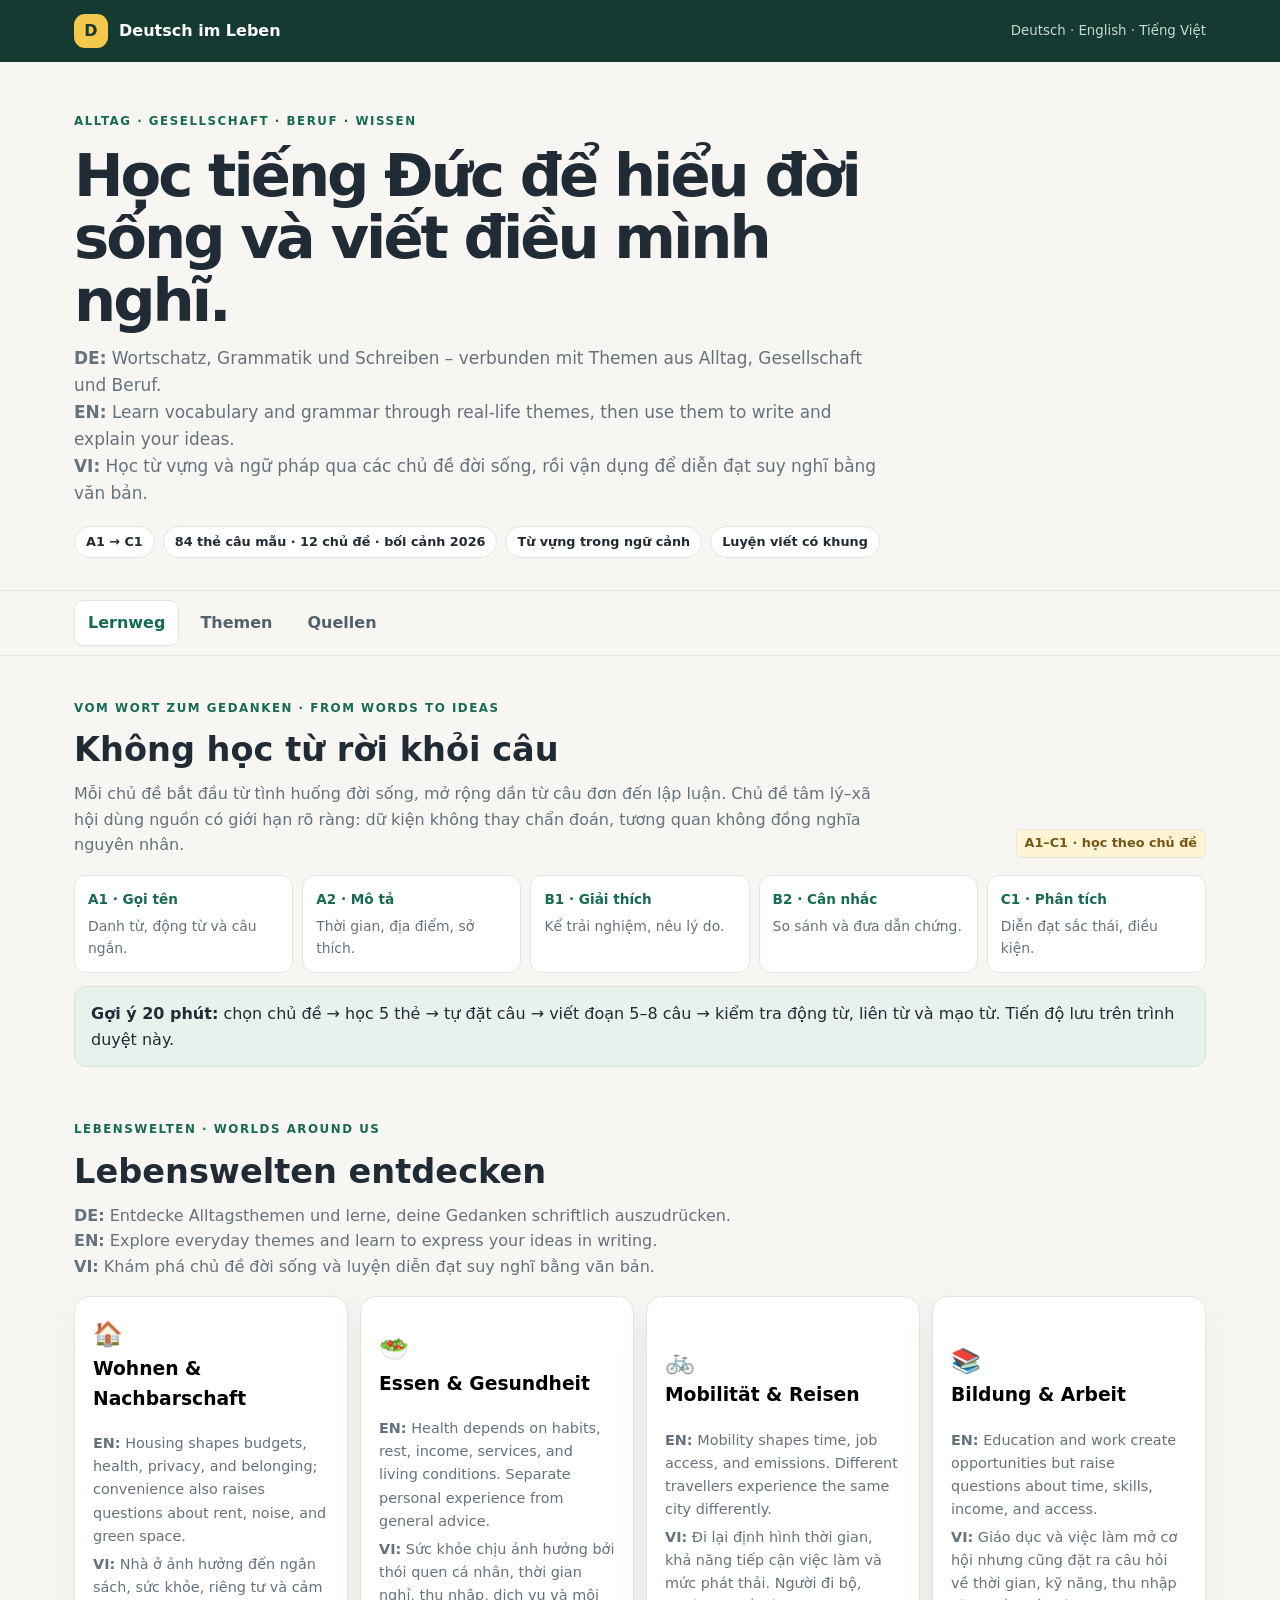
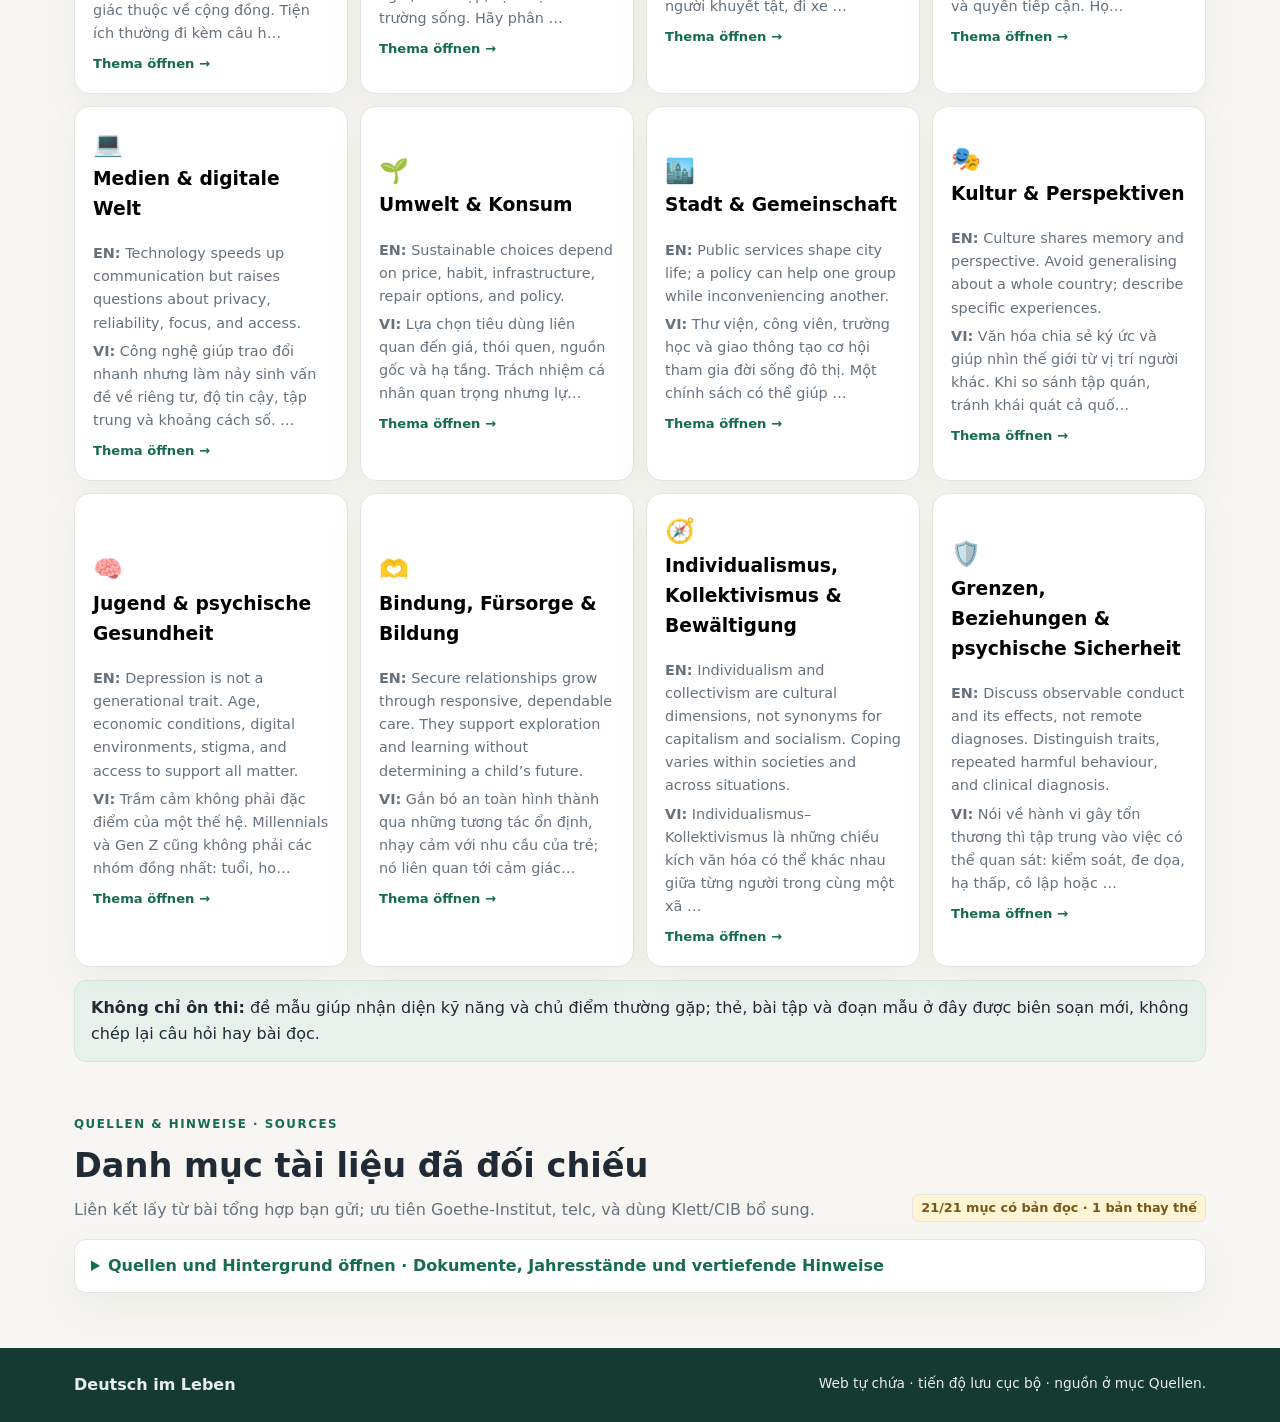
<file: deutsch-weltwissen-flashcards.html>
<!doctype html>
<html lang="vi"><head><meta charset="utf-8"><meta name="viewport" content="width=device-width,initial-scale=1"><meta name="description" content="Flashcard tiếng Đức A1–C1 theo chủ đề cuộc sống; học từ vựng, ngữ pháp và cách viết."><title>Deutsch im Leben — Flashcards A1–C1</title>
<style>
:root{--ink:#202b35;--muted:#65727d;--paper:#f7f6f2;--line:#e4e5e1;--green:#176b53;--dark:#153a31;--pale:#e8f2ed;--gold:#f2c94c;--shadow:0 14px 38px #2033260d}*{box-sizing:border-box}html{scroll-behavior:smooth}body{margin:0;background:var(--paper);color:var(--ink);font:16px/1.6 Inter,ui-sans-serif,system-ui,-apple-system,"Segoe UI",sans-serif}button,input,select,textarea{font:inherit}button{cursor:pointer}a{color:var(--green)}.top{background:var(--dark);color:white}.topin,.wrap,.tabsin{max-width:1180px;margin:auto;padding-inline:24px}.topin{padding-block:14px;display:flex;justify-content:space-between;align-items:center}.brand{font-weight:800;display:flex;align-items:center;gap:11px}.mark{width:34px;height:34px;background:var(--gold);border-radius:11px;display:grid;place-items:center;color:var(--dark)}.top small{color:#c9d9d2}.hero{padding-block:45px 32px}.eyebrow{font-size:.74rem;letter-spacing:.13em;text-transform:uppercase;font-weight:800;color:var(--green)}h1,h2,h3,p{margin-top:0}h1{font-size:clamp(2.1rem,5vw,3.7rem);line-height:1.06;letter-spacing:-.05em;max-width:850px;margin:12px 0}h2{font-size:clamp(1.5rem,3vw,2.1rem);margin:4px 0}.lead{max-width:810px;color:var(--muted);font-size:1.06rem}.pills{display:flex;flex-wrap:wrap;gap:8px;margin-top:18px}.pill,.level{display:inline-block;background:#fff;border:1px solid var(--line);border-radius:99px;padding:5px 11px;font-size:.8rem;font-weight:700}.level{background:#fff4d3;color:#765717;border-radius:6px;padding:3px 8px}.tabs{position:sticky;top:0;z-index:5;background:#f7f6f2ed;backdrop-filter:blur(12px);border-block:1px solid var(--line)}.tabsin{display:flex;gap:7px;padding-block:9px;overflow:auto}.tab{border:1px solid transparent;background:none;padding:9px 13px;border-radius:9px;white-space:nowrap;color:#53616a;font-weight:700}.tab.active,.tab:hover{background:white;border-color:var(--line);color:var(--green)}main{padding-bottom:45px}.section{padding:38px 0 10px;scroll-margin-top:68px}.sectionhead{display:flex;justify-content:space-between;align-items:end;gap:18px;margin-bottom:17px}.sub,.hint,.muted{color:var(--muted)}.sub{max-width:820px;margin:0}.grid{display:grid;grid-template-columns:repeat(2,minmax(0,1fr));gap:14px}.card,.topic,.flash,.source,.writebox{background:white;border:1px solid var(--line);border-radius:16px;padding:18px;box-shadow:var(--shadow)}.bar{background:var(--pale);border:1px solid #d4e6dc;border-radius:12px;padding:14px 16px;margin-top:13px}.toolbar{display:flex;gap:10px;flex-wrap:wrap;align-items:center;margin:16px 0}.search,select,textarea{border:1px solid #d6dbd5;border-radius:10px;background:white;padding:10px 12px;color:var(--ink)}.search{flex:1;min-width:220px}.button,.play{border:1px solid var(--line);border-radius:10px;background:white;padding:9px 12px;color:var(--ink);font-weight:700}.button:hover,.play:hover{border-color:var(--green);color:var(--green)}.primary{background:var(--green)!important;color:white!important}.topicgrid{display:grid;grid-template-columns:repeat(4,1fr);gap:12px}.topic-page-head{display:flex;justify-content:space-between;align-items:center;gap:16px;flex-wrap:wrap;padding:0 0 12px;border-bottom:1px solid var(--line)}.topic-page-head h2{margin:12px 0 4px}.topic-mode-tabs{display:flex;gap:8px;flex-wrap:wrap}#topicLessonMount>.section{padding:18px 0 4px}.topic-study{margin-top:18px;padding:18px;background:#eef4ef;border:1px solid #d9e5dc;border-radius:18px}.topic-study-head{display:flex;justify-content:space-between;align-items:center;gap:16px;padding:8px 4px 4px}.topic-study-head h2{margin:4px 0}.topic-actions{display:flex;align-items:center;gap:12px;flex-wrap:wrap;justify-content:flex-end}.topic-mode-tabs{display:flex;gap:7px}.topic-study-head{flex-wrap:wrap}.topic-study .section{padding:18px 0 4px}.topic-study .sectionhead{margin-bottom:12px}.topic{min-height:170px;text-align:left;cursor:pointer;transition:.15s}.topic:hover{transform:translateY(-2px);border-color:#9ec1ae}.topic p{font-size:.9rem;color:var(--muted);margin:5px 0}.topic-icon{font-size:1.5rem}.topic-foot{color:var(--green);font-size:.82rem;font-weight:800}.steps{display:grid;grid-template-columns:repeat(5,1fr);gap:9px}.step{background:white;border:1px solid var(--line);border-radius:12px;padding:13px}.step b{display:block;color:var(--green);font-size:.85rem}.step p{font-size:.87rem;color:var(--muted);margin:4px 0 0}.flashwrap{display:grid;grid-template-columns:1.25fr .75fr;gap:14px}.flash{min-height:270px;display:flex;flex-direction:column;justify-content:space-between}.flash-top{display:flex;justify-content:space-between;gap:8px;align-items:center}.flash-sentence{font-size:clamp(1.3rem,3vw,2rem);font-weight:750;line-height:1.35;margin:23px 0}.flash-back{border-top:1px solid var(--line);padding-top:12px}.flash-translation{background:#f2f7f4;border:1px solid #d9e7de;border-radius:11px;padding:10px 13px;margin:10px 0;color:#38474d}.flash-translation p{margin:3px 0}.grammar-breakdown{background:#f6f8f6;border:1px solid var(--line);border-radius:12px;padding:14px;margin:14px 0}.grammar-breakdown h4{margin:0 0 8px;color:var(--green)}.grammar-breakdown p{margin:7px 0}.actions{display:flex;gap:8px;flex-wrap:wrap}.counter{color:var(--muted);font-size:.9rem}.hidden{display:none!important}.progress{height:8px;border-radius:99px;background:#e5e9e5;overflow:hidden}.progress span{display:block;height:100%;width:0;background:var(--green)}.writegrid{display:grid;grid-template-columns:1fr 1fr;gap:14px}.writebox textarea{width:100%;min-height:145px;resize:vertical;margin:8px 0}.writecontrols{display:flex;justify-content:space-between;align-items:center}.model-analysis{border:1px solid var(--line);border-radius:10px;padding:10px 12px;margin:12px 0}.model-analysis>summary{color:var(--green)}.model-analysis ol{padding-left:22px}.model-analysis li{padding:8px 0;border-bottom:1px solid var(--line)}.sourcegrid{display:grid;grid-template-columns:repeat(2,1fr);gap:10px}.source-disclosure{margin-top:8px;padding:0;border:1px solid var(--line);border-radius:12px;background:#fff;box-shadow:var(--shadow);overflow:hidden}.source-disclosure>summary{padding:13px 16px;color:var(--green);list-style-position:inside}.source-disclosure[open]>summary{border-bottom:1px solid var(--line);background:#f4f8f5}.source-content{padding:14px}.source{padding:14px}.source a{font-weight:750;text-decoration:none}.source a:hover{text-decoration:underline}.status{display:inline-block;padding:2px 7px;border-radius:6px;font-size:.75rem;font-weight:800;background:#e5f2e9;color:#216443}.issue{background:#fff0e8;color:#884b18}.local{background:#e7efff;color:#315386}.old{background:#fff4d3;color:#765717}details{border-top:1px solid var(--line);padding-top:10px;margin-top:10px}summary{cursor:pointer;font-weight:750}footer{background:var(--dark);color:#e8eee9;padding:24px 0}.footerin{max-width:1180px;margin:auto;padding:0 24px;display:flex;justify-content:space-between;gap:15px;flex-wrap:wrap}.small{font-size:.86rem}.toast{position:fixed;bottom:15px;left:50%;transform:translateX(-50%);background:#183c32;color:white;border-radius:9px;padding:9px 14px;display:none;z-index:20}.toast.show{display:block}button:focus-visible,input:focus-visible,select:focus-visible,textarea:focus-visible{outline:3px solid #93c7af;outline-offset:2px}
@media(max-width:900px){.topicgrid{grid-template-columns:repeat(2,1fr)}.steps{grid-template-columns:repeat(2,1fr)}}@media(max-width:650px){.wrap,.topin,.tabsin{padding-inline:16px}.grid,.flashwrap,.writegrid,.sourcegrid{grid-template-columns:1fr}.topicgrid{grid-template-columns:1fr 1fr}.sectionhead{align-items:flex-start;flex-direction:column}.card,.topic,.flash,.writebox{padding:15px}.steps{grid-template-columns:1fr 1fr}}
</style></head><body>
<header class="top"><div class="topin"><div class="brand"><span class="mark">D</span> Deutsch im Leben</div><small>Deutsch · English · Tiếng Việt</small></div></header>
<div class="wrap hero"><span class="eyebrow">Alltag · Gesellschaft · Beruf · Wissen</span><h1>Học tiếng Đức để hiểu đời sống và viết điều mình nghĩ.</h1><p class="lead"><b>DE:</b> Wortschatz, Grammatik und Schreiben – verbunden mit Themen aus Alltag, Gesellschaft und Beruf.<br><b>EN:</b> Learn vocabulary and grammar through real-life themes, then use them to write and explain your ideas.<br><b>VI:</b> Học từ vựng và ngữ pháp qua các chủ đề đời sống, rồi vận dụng để diễn đạt suy nghĩ bằng văn bản.</p><div class="pills"><span class="pill">A1 → C1</span><span class="pill">84 thẻ câu mẫu · 12 chủ đề · bối cảnh 2026</span><span class="pill">Từ vựng trong ngữ cảnh</span><span class="pill">Luyện viết có khung</span></div></div>
<nav class="tabs"><div class="tabsin"><button class="tab active" data-jump="weg">Lernweg</button><button class="tab" data-jump="themen">Themen</button><button class="tab" data-jump="quellen">Quellen</button></div></nav><main class="wrap">
<section class="section" id="weg"><div class="sectionhead"><div><span class="eyebrow">Vom Wort zum Gedanken · From words to ideas</span><h2>Không học từ rời khỏi câu</h2><p class="sub">Mỗi chủ đề bắt đầu từ tình huống đời sống, mở rộng dần từ câu đơn đến lập luận. Chủ đề tâm lý–xã hội dùng nguồn có giới hạn rõ ràng: dữ kiện không thay chẩn đoán, tương quan không đồng nghĩa nguyên nhân.</p></div><span class="level">A1–C1 · học theo chủ đề</span></div><div class="steps"><div class="step"><b>A1 · Gọi tên</b><p>Danh từ, động từ và câu ngắn.</p></div><div class="step"><b>A2 · Mô tả</b><p>Thời gian, địa điểm, sở thích.</p></div><div class="step"><b>B1 · Giải thích</b><p>Kể trải nghiệm, nêu lý do.</p></div><div class="step"><b>B2 · Cân nhắc</b><p>So sánh và đưa dẫn chứng.</p></div><div class="step"><b>C1 · Phân tích</b><p>Diễn đạt sắc thái, điều kiện.</p></div></div><div class="bar"><b>Gợi ý 20 phút:</b> chọn chủ đề → học 5 thẻ → tự đặt câu → viết đoạn 5–8 câu → kiểm tra động từ, liên từ và mạo từ. Tiến độ lưu trên trình duyệt này.</div></section>
<section class="section" id="themen"><div class="sectionhead"><div><span class="eyebrow">Lebenswelten · Worlds around us</span><h2>Lebenswelten entdecken</h2><p class="sub"><b>DE:</b> Entdecke Alltagsthemen und lerne, deine Gedanken schriftlich auszudrücken.<br><b>EN:</b> Explore everyday themes and learn to express your ideas in writing.<br><b>VI:</b> Khám phá chủ đề đời sống và luyện diễn đạt suy nghĩ bằng văn bản.</p></div></div><div id="topicDirectory"><div class="topicgrid" id="topicGrid"></div><div class="bar"><b>Không chỉ ôn thi:</b> đề mẫu giúp nhận diện kỹ năng và chủ điểm thường gặp; thẻ, bài tập và đoạn mẫu ở đây được biên soạn mới, không chép lại câu hỏi hay bài đọc.</div></div><div id="topicContent" class="hidden"></div><div id="topicContentParking" hidden><section class="section" id="karten"><div class="sectionhead"><div><span class="eyebrow">Lernkarten · Flashcards</span><h2>Vom Beispielsatz zum eigenen Text</h2><p class="sub"><b>DE:</b> Übersetze den Satz und achte auf das finite Verb.<br><b>EN:</b> Translate the sentence and notice the finite verb.<br><b>VI:</b> Hãy dịch câu và chú ý động từ đã chia.</p></div></div><div class="toolbar"><input id="search" class="search" placeholder="Wort oder Satz suchen …"><select id="levelFilter"><option value="all">Alle Niveaus</option><option>A1</option><option>A2</option><option>B1</option><option>B2</option><option>C1</option></select><button class="button" id="shuffle">🔀 Karten mischen</button><span class="small"><b>Sprechtempo:</b> Angenehm &amp; klar</span><label for="speechVoice"><b>Stimme:</b></label><select id="speechVoice" aria-label="Deutsche Stimme"><option>Suche deutsche Stimmen …</option></select><span id="speechStatus" class="small muted" aria-live="polite"></span></div><div class="flashwrap"><article class="flash" id="flashCard" tabindex="0"><div><div class="flash-top"><span class="tag" id="flashTopic">Thema</span><span class="level" id="flashLevel">A1</span><span class="counter" id="flashCount"></span></div><div class="flash-sentence" id="flashGerman"></div><div id="flashTranslation" class="flash-translation"></div><p class="hint" id="flashPrompt"></p><div class="flash-back hidden" id="flashBack"></div></div><div class="actions"><button class="button primary" id="reveal">Grammatik &amp; Wörter</button><button class="play" id="speak" title="Deutsche Aussprache · angenehmes Tempo">🔊 Vorlesen</button><button class="button" id="prevCard" title="Vorherigen Beispielsatz im aktuellen Thema öffnen">← Vorherige</button><button class="button" id="again" title="Nächsten Beispielsatz im aktuellen Thema öffnen">Nächste Karte</button><button class="button" id="known">Gelernt ✓</button></div></article><aside class="card"><h3 id="noteTitle">Perspektive</h3><p id="noteText"></p><div class="bar"><b>Beim Schreiben</b><p id="noteWrite" class="small"></p></div><p class="small muted">Als gelernt markiert: <b id="knownCount">0</b> von <span id="totalCount">84</span></p><div class="progress"><span id="knownBar"></span></div><p class="small muted">Lerne Wortgruppen im Satz.</p></aside></div></section>
<section class="section hidden" id="schreiben"><div class="sectionhead"><div><span class="eyebrow">Schreibwerkstatt · Writing studio</span><h2>Mit Wörtern eigene Gedanken formulieren</h2><p class="sub"><b>DE:</b> Wähle ein Thema, schreibe einen Entwurf und nutze die passende Struktur.<br><b>EN:</b> Choose a topic, draft your response, and use the level guide.<br><b>VI:</b> Chọn chủ đề, viết thử và dùng khung gợi ý theo cấp độ.</p></div></div><div class="toolbar"><select id="writeTopic" hidden aria-hidden="true"></select><label for="writeLevel"><b>Niveau:</b></label><select id="writeLevel"><option>A1</option><option>A2</option><option>B1</option><option selected>B2</option><option>C1</option></select></div><div class="writegrid"><div class="writebox"><h3 id="writeTitle">Schreibaufgabe</h3><p id="writePrompt"></p><div class="bar"><b>Strukturhilfe · Gợi ý cấu trúc</b><p id="writeFrame" class="small"></p></div><textarea id="draft" placeholder="Schreibe deine Antwort auf Deutsch …"></textarea><div class="writecontrols"><span class="counter"><span id="wordCount">0</span> Wörter</span><button class="button" id="clearDraft">Entwurf löschen</button></div></div><div class="writebox"><h3>Mustertext</h3><p class="small muted"><b>DE:</b> Selbst verfasst. Lerne die Argumentation, nicht den ganzen Text auswendig.<br><b>EN:</b> Original example. Study the reasoning rather than memorising the whole text.<br><b>VI:</b> Bài mẫu tự biên soạn; học cách lập luận, không học thuộc cả đoạn.</p><div id="modelText"></div><details><summary>Selbstkorrektur · Checklist · Tự sửa</summary><ul class="small"><li><b>DE:</b> Beantwortet mein Text die Aufgabe und nennt er die Hauptidee?<br><b>EN:</b> Does my text answer the task and state its main idea?<br><b>VI:</b> Bài đã trả lời đúng yêu cầu và nêu ý chính chưa?</li><li><b>DE:</b> Steht das finite Verb nach dass, weil, obwohl und wenn am Ende?<br><b>EN:</b> Does the finite verb go to the end after dass, weil, obwohl, and wenn?<br><b>VI:</b> Động từ chia có đứng cuối sau dass, weil, obwohl, wenn không?</li><li><b>DE:</b> Sind Nomen großgeschrieben und Artikel sowie Kasus korrekt?<br><b>EN:</b> Are nouns capitalised and articles and cases correct?<br><b>VI:</b> Danh từ đã viết hoa; mạo từ và cách đã đúng chưa?</li><li><b>DE:</b> Zeigen die Konnektoren die richtige Beziehung zwischen den Ideen?<br><b>EN:</b> Do the connectors show the right relationship between ideas?<br><b>VI:</b> Từ nối có thể hiện đúng quan hệ giữa các ý không?</li><li><b>DE:</b> Gibt es einen konkreten Grund oder ein Beispiel?<br><b>EN:</b> Is there a concrete reason or example?<br><b>VI:</b> Bài có lý do hoặc ví dụ cụ thể chưa?</li></ul></details></div></div><div class="bar"><b>Argumentationsstruktur:</b> Thema → Position → Grund → Beispiel → Gegenperspektive → Schluss. A1–A2: kurze Sätze; B1: Gründe und Beispiele; B2–C1: Einschränkungen, Bedingungen und betroffene Gruppen berücksichtigen.</div></section>
</div></section>
<section class="section" id="quellen"><div class="sectionhead"><div><span class="eyebrow">Quellen & Hinweise · Sources</span><h2>Danh mục tài liệu đã đối chiếu</h2><p class="sub">Liên kết lấy từ bài tổng hợp bạn gửi; ưu tiên Goethe-Institut, telc, và dùng Klett/CIB bổ sung.</p></div><span class="level">21/21 mục có bản đọc · 1 bản thay thế</span></div><details class="source-disclosure"><summary>Quellen und Hintergrund öffnen · Dokumente, Jahresstände und vertiefende Hinweise</summary><div class="source-content"><div class="bar"><b>Cập nhật nguồn:</b> Bản A2 Klett 2017 bạn gửi đã được dùng làm tài liệu thay thế cho mục Goethe A2 Übungssatz 02: liên kết Drive gốc vẫn lỗi, nhưng nội dung đề Goethe-A2-prep đã được đọc. Bản Goethe A2 Erwachsene 2016 cũng đã được đối chiếu; khác ấn bản Goethe hiện hành trên web. PDF telc A2 gửi trước trùng với đề telc A2 đã mở được. Bản Goethe C1 Übungssatz 03 là tài liệu cũ (đến 31-12-2023); chỉ dùng để tham khảo chủ đề. Thể thức/điểm đạt khác theo nhà tổ chức và phiên bản.</div><p class="small"><a href="https://cmmbplus.com/mau-de-thi-tieng-duc-tu-a1-c1/" target="_blank" rel="noopener">CMMB Plus · Bài tổng hợp nguồn A1–C1 ↗</a></p><div class="sourcegrid" id="sourceGrid"></div>
<div class="grid" style="margin-top:14px">
<article class="card"><span class="eyebrow">Ergänzungen · A2</span><h3>Đã xác nhận tài liệu A2</h3><p>Modelltest Goethe-Zertifikat A2 của Klett (2017, 32 trang) có đọc bốn phần, nghe bốn phần, viết SMS/tin nhắn và nói về bản thân, kể cuộc sống, cùng lên kế hoạch. Tình huống gồm hành trình vòng quanh thế giới bằng xe đạp, bảng chỉ dẫn sân bay, tìm khóa học, lễ hội thể thao, đặt bàn, rạp chiếu phim và lựa chọn quà sinh nhật.</p><p class="small"><b>Ngữ pháp nối tình huống:</b> Perfekt để kể trải nghiệm; mệnh đề quan hệ khi mô tả khóa học; câu phụ với weil/wenn; câu hỏi và lời nhờ lịch sự. Bản Goethe A2 Erwachsene 2016 được gửi kèm là ấn bản cũ, khác bản 2025 đang liên kết từ Goethe.</p></article>
<article class="card"><span class="eyebrow">Ergänzungen · B1</span><h3>ÖSD B1: Sprachbausteine và viết theo tình huống</h3><p>Đề bạn gửi bổ sung phần Sprachbausteine riêng: chọn từ theo ngữ cảnh trong đoạn văn và điền thư từ danh sách từ. Đọc gồm ghép tiêu đề, đọc bài báo, ghép quảng cáo với nhu cầu; viết email theo thư cá nhân hoặc thư bán chính thức; nói về chủ đề giao thông trong đô thị.</p><p class="small"><b>Ngữ pháp cần học trong ngữ cảnh:</b> liên từ, giới từ đi với cách, đại từ, dạng động từ, kết hợp từ và mạch liên kết giữa các câu. Làm thẻ “vì sao từ này hợp ở chỗ trống?” thay vì chỉ học đáp án.</p></article>
<article class="card"><span class="eyebrow">Ergänzungen · C1 modular</span><h3>Thêm chủ đề xã hội, học thuật và nghề nghiệp</h3><p>Goethe C1 modular 2023 có văn bản về doanh nghiệp du lịch, việc cha mẹ dùng điện thoại, tình trạng ngại nhận vai trò quản lý, quyền riêng tư trên Internet; nghe về sách mới, nghiên cứu khoa học, nhà ở tương lai và chính sách Liên minh châu Âu. Viết/nói mở rộng sang chọn ngành học, biểu tình vì khí hậu, ngôn ngữ bình đẳng giới và tranh luận tiêm chủng bắt buộc.</p><p class="small"><b>Dạng đọc/nói mới cần luyện:</b> điền từ theo kết hợp ngữ nghĩa, ghép câu vào mạch văn, xác định quan điểm tác giả, tóm tắt nội dung nghe, thuyết trình và phản biện có cân nhắc.</p></article>
<article class="card"><span class="eyebrow">Ergänzungen · A1–A2</span><h3>Từ nhu cầu nhỏ đến trao đổi đời thường</h3><p>Telc A1 làm rõ các thao tác rất thực tế: điền phiếu chuyến đi, xin chương trình văn hóa/địa chỉ khách sạn, hỏi và cung cấp thông tin về ăn uống, đưa ra lời nhờ và phản hồi. Telc A2 nhấn mạnh ghi chú từ voicemail/radio, hội thoại đời thường và thương lượng một kế hoạch.</p><p class="small"><b>Thẻ ngữ pháp:</b> lời nhờ lịch sự, câu hỏi thông tin, thời gian–địa điểm, giới từ kèm Dativ/Akkusativ, liên từ nối hai ý và trật tự động từ trong câu phụ.</p></article>
</div>
<div class="bar"><b>Bối cảnh đời sống 2026 · dữ kiện có mốc năm:</b> Bộ thẻ vẫn giữ 8 chủ đề nền, nhưng nay có lớp thời sự để luyện cách dẫn số liệu và bàn về thay đổi xã hội. Destatis ghi nhận 11,7% dân số Đức sống trong nhà quá đông người năm 2025; 59% người 16–74 tuổi dùng mạng xã hội tích cực trong năm 2025; dân số cuối năm 2025 là 83,5 triệu và giảm nhẹ so với năm trước. Khảo sát Digital Decade 2026 ghi nhận 87% người được hỏi coi thao túng trực tuyến, gồm nội dung AI tạo, là nguy cơ với dân chủ. Đây là số liệu theo đúng năm/khảo sát, không phải dự báo hay quy định thi.</div>
<div class="small" style="margin-top:9px">Nguồn cập nhật: <a href="https://www.destatis.de/DE/Presse/Pressemitteilungen/2026/05/PD26_N030_63.html" target="_blank" rel="noopener">nhà ở quá đông người (Destatis, 2026)</a> · <a href="https://www.destatis.de/DE/Presse/Pressemitteilungen/2026/03/PD26_N014_63.html" target="_blank" rel="noopener">mạng xã hội (Destatis, 2026)</a> · <a href="https://www.destatis.de/DE/Presse/Pressemitteilungen/2026/06/PD26_203_124.html" target="_blank" rel="noopener">dân số (Destatis, 2026)</a> · <a href="https://digital-strategy.ec.europa.eu/en/library/digital-decade-2026-special-eurobarometer" target="_blank" rel="noopener">AI, deepfakes và dân chủ (Eurobarometer 2026)</a> · <a href="https://european-social-fund-plus.ec.europa.eu/da/node/10760" target="_blank" rel="noopener">chi phí sinh hoạt, nhà ở, khí hậu và kỹ năng nghề (ESF+, 2025)</a>.</div>
<div class="grid" style="margin-top:14px">
<article class="card"><span class="eyebrow">Psychische Gesundheit · COPSY 2025</span><h3>Người trẻ và cách ứng phó với khủng hoảng</h3><p>Nghiên cứu COPSY tại Đức ghi nhận năm 2025 nhiều thanh thiếu niên vẫn lo lắng về khủng hoảng, cô đơn và sức khỏe tinh thần. Các chiến lược được báo cáo gồm nhìn nhận lại mặt tích cực (57%), tìm hỗ trợ từ gia đình/bạn bè (48%) và giải quyết vấn đề (40%); 72% cho rằng hỗ trợ xã hội hữu ích khá nhiều/rất nhiều. Đây là tự báo cáo trong mẫu trẻ em và thanh thiếu niên, không đại diện mọi Millennials/Gen Z và không chứng minh một chiến lược chữa khỏi trầm cảm.</p><p class="small"><a href="https://link.springer.com/article/10.1007/s00787-026-03092-6" target="_blank" rel="noopener">Đọc nghiên cứu COPSY 2025 ↗</a> · <a href="https://www.who.int/news-room/fact-sheets/detail/adolescent-mental-health" target="_blank" rel="noopener">WHO: sức khỏe tâm thần vị thành niên ↗</a></p></article>
<article class="card"><span class="eyebrow">Bindung & Bildung</span><h3>Quan hệ chăm sóc liên quan đến việc học</h3><p>WHO mô tả chăm sóc đáp ứng, ổn định và an toàn là nền tảng hỗ trợ trẻ khám phá và học hỏi. Tổng quan/meta-analysis cho thấy gắn bó và quan hệ giáo viên–học sinh có liên hệ với động lực, sự tham gia và điều chỉnh ở trường. Đó là mối liên hệ, không phải lời tiên đoán cố định về tương lai của trẻ.</p><p class="small"><a href="https://www.who.int/publications/i/item/9789241514064" target="_blank" rel="noopener">WHO: Nurturing Care ↗</a> · <a href="https://eric.ed.gov/?id=EJ1435085" target="_blank" rel="noopener">Meta-analysis về gắn bó và điều chỉnh học tập ↗</a></p></article>
<article class="card"><span class="eyebrow">Kulturvergleich & Schutz</span><h3>Không biến khái niệm thành nhãn cho cả nhóm</h3><p>Nghiên cứu 5.900 sinh viên ở bảy quốc gia cho thấy các định hướng cá nhân/tập thể liên hệ với cách điều tiết cảm xúc, nhưng khác biệt giữa từng người rất quan trọng. “Chủ nghĩa xã hội” là khái niệm chính trị–kinh tế, không phải từ đồng nghĩa với “tập thể chủ nghĩa”. Với “ái kỷ”, trang tập trung vào hành vi gây hại quan sát được và cách bảo vệ người bị ảnh hưởng; chẩn đoán rối loạn nhân cách cần quy trình chuyên môn.</p><p class="small"><a href="https://link.springer.com/article/10.1007/s12144-024-06226-8" target="_blank" rel="noopener">Nghiên cứu đa quốc gia về cá nhân/tập thể và điều tiết cảm xúc ↗</a> · <a href="https://www.who.int/publications/i/item/9789240077263" target="_blank" rel="noopener">WHO: tiêu chí chẩn đoán ICD-11 ↗</a></p></article>
</div>
<div class="bar"><b>Phần ngữ pháp được làm rõ thêm:</b> bên cạnh câu mẫu theo chủ đề, trang hiện nhấn mạnh Sprachbausteine (chọn từ theo nghĩa, cấu trúc và kết hợp từ), mạch văn C1 (liên kết/đối chiếu quan điểm) và chuyển từ yêu cầu giao tiếp A1–A2 sang giải thích, lập luận, phản biện B1–C1. Các thẻ mới là câu biên soạn lại để học, không sao chép nguyên văn câu hỏi trong PDF.</div></div></details></section>
</main><footer><div class="footerin"><b>Deutsch im Leben</b><span class="small">Web tự chứa · tiến độ lưu cục bộ · nguồn ở mục Quellen.</span></div></footer><div class="toast" id="toast" role="status"></div>
<script>
'use strict';
const topics=[
{id:'home',icon:'🏠',name:'Wohnen & Nachbarschaft',vi:'Nhà ở và khu dân cư',world:'Nhà ở ảnh hưởng đến ngân sách, sức khỏe, riêng tư và cảm giác thuộc về cộng đồng. Tiện ích thường đi kèm câu hỏi về giá thuê, tiếng ồn và không gian xanh.',en:'Housing shapes budgets, health, privacy, and belonging; convenience also raises questions about rent, noise, and green space.',q:'Nhà ở tốt cần cân bằng giá cả, vị trí, sự riêng tư hay tiện ích chung?',prompt:'Beschreiben Sie, was eine gute Wohnung und ein gutes Wohnumfeld ausmacht.',pvi:'Mô tả điều gì tạo nên căn nhà và môi trường sống tốt.',frame:'A1 Ich wohne … · A2 In meiner Nähe … · B1 …, weil … · B2 Einerseits …, andererseits … · C1 Eine Wohnpolitik sollte …',de:'Eine gute Wohnung sollte bezahlbar sein und eine gute Anbindung haben. In meiner Nachbarschaft gibt es einen Park. Gleichzeitig steigen in vielen Städten die Wohnkosten. Die Stadt könnte preisgünstige Wohnungen fördern und öffentliche Räume gemeinsam mit den Bewohnern planen.',vi2:'Nhà tốt nên có giá phù hợp và giao thông thuận tiện. Khu tôi ở có công viên. Đồng thời, chi phí nhà ở tại nhiều thành phố tăng. Thành phố có thể thúc đẩy nhà giá hợp lý và cùng cư dân quy hoạch không gian công cộng.'},
{id:'health',icon:'🥗',name:'Essen & Gesundheit',vi:'Ăn uống và sức khỏe',world:'Sức khỏe chịu ảnh hưởng bởi thói quen cá nhân, thời gian nghỉ, thu nhập, dịch vụ và môi trường sống. Hãy phân biệt trải nghiệm cá nhân với khuyến nghị chung.',en:'Health depends on habits, rest, income, services, and living conditions. Separate personal experience from general advice.',q:'Điều gì giúp thói quen lành mạnh khả thi trong đời sống bận rộn?',prompt:'Erklären Sie, was im Alltag zu einem gesunden Leben beitragen kann.',pvi:'Giải thích điều gì góp phần tạo lối sống lành mạnh.',frame:'A1 Ich esse gern … · A2 Wenn ich Zeit habe … · B1 …, weil … · B2 Zwar …, dennoch … · C1 Gesundheitsförderung wirkt, wenn …',de:'Bewegung, ausreichend Schlaf und abwechslungsreiches Essen können viel bewirken. Allerdings haben nicht alle gleich viel Zeit oder Geld. Schulen und Gemeinden sollten gesunde Mahlzeiten und zugängliche Bewegungsangebote unterstützen. Gute Gewohnheiten bleiben leichter, wenn sie zum Alltag passen.',vi2:'Vận động, ngủ đủ và ăn đa dạng có thể tạo khác biệt. Tuy nhiên, không phải ai cũng có thời gian hoặc tiền bạc như nhau. Trường học và cộng đồng nên hỗ trợ bữa ăn lành mạnh và hoạt động dễ tiếp cận. Thói quen tốt dễ duy trì hơn khi phù hợp đời sống.'},
{id:'travel',icon:'🚲',name:'Mobilität & Reisen',vi:'Đi lại và du lịch',world:'Đi lại định hình thời gian, khả năng tiếp cận việc làm và mức phát thải. Người đi bộ, người khuyết tật, đi xe đạp hay phương tiện công cộng trải nghiệm thành phố khác nhau.',en:'Mobility shapes time, job access, and emissions. Different travellers experience the same city differently.',q:'Giao thông công bằng cần phục vụ những nhóm nào?',prompt:'Vergleichen Sie Verkehrsmittel und nennen Sie eine praktische Lösung für Ihre Stadt.',pvi:'So sánh phương tiện và nêu giải pháp thiết thực cho thành phố.',frame:'A1 Ich fahre mit … · A2 Am liebsten …, weil … · B1 …, wenn … · B2 Im Vergleich zu … · C1 Eine Verkehrswende setzt voraus, dass …',de:'Öffentliche Verkehrsmittel sind praktisch, wenn sie häufig und zuverlässig fahren. Für kurze Wege ist das Fahrrad eine gute Alternative, sofern es sichere Radwege gibt. Trotzdem brauchen manche Menschen ein Auto. Gute Planung sollte verschiedene Bedürfnisse berücksichtigen und bezahlbare Möglichkeiten verbinden.',vi2:'Giao thông công cộng thiết thực khi chạy thường xuyên và đáng tin. Xe đạp là lựa chọn tốt cho quãng ngắn nếu có làn an toàn. Dù vậy, một số người cần ô tô. Quy hoạch tốt nên cân nhắc nhiều nhu cầu và kết nối lựa chọn có chi phí phù hợp.'},
{id:'work',icon:'📚',name:'Bildung & Arbeit',vi:'Học tập và công việc',world:'Giáo dục và việc làm mở cơ hội nhưng cũng đặt ra câu hỏi về thời gian, kỹ năng, thu nhập và quyền tiếp cận. Học suốt đời giúp thích nghi nhưng cần hỗ trợ.',en:'Education and work create opportunities but raise questions about time, skills, income, and access.',q:'Ai nên tạo cơ hội học suốt đời: cá nhân, doanh nghiệp hay nhà nước?',prompt:'Diskutieren Sie, warum Weiterbildung wichtig ist und wer sie unterstützen sollte.',pvi:'Thảo luận vì sao học nâng cao quan trọng và ai nên hỗ trợ.',frame:'A1 Ich arbeite als … · A2 In meinem Beruf … · B1 …, weil … · B2 Sowohl … als auch … · C1 Damit Lernen keine Last wird, …',de:'Weiterbildung hilft Menschen, neue Aufgaben zu übernehmen und sich anzupassen. Die Verantwortung sollte nicht allein bei Beschäftigten liegen, denn Lernen kostet Zeit und Geld. Unternehmen können Lernzeit ermöglichen; öffentliche Einrichtungen können Beratung und Kurse anbieten. Davon profitieren Mitarbeitende und Organisationen.',vi2:'Học nâng cao giúp đảm nhận nhiệm vụ mới và thích nghi. Trách nhiệm không nên chỉ thuộc về nhân viên vì việc học tốn thời gian và tiền. Doanh nghiệp có thể bố trí giờ học; cơ quan công lập có thể tư vấn và mở khóa học. Cả nhân viên và tổ chức cùng được lợi.'},
{id:'digital',icon:'💻',name:'Medien & digitale Welt',vi:'Truyền thông và thế giới số',world:'Công nghệ giúp trao đổi nhanh nhưng làm nảy sinh vấn đề về riêng tư, độ tin cậy, tập trung và khoảng cách số. Khi viết, tách lợi ích, rủi ro và điều kiện sử dụng.',en:'Technology speeds up communication but raises questions about privacy, reliability, focus, and access.',q:'Làm sao kiểm tra độ tin cậy trước khi chia sẻ thông tin?',prompt:'Erzeugen digitale Medien Stress oder erleichtern sie den Alltag? Begründen Sie Ihre Meinung.',pvi:'Truyền thông số tạo căng thẳng hay giúp đời sống dễ hơn? Nêu lý do.',frame:'A1 Ich benutze mein Handy … · A2 Online kann ich … · B1/B2 Einerseits …, andererseits … · C1 Digitale Teilhabe setzt … voraus.',de:'Digitale Medien erleichtern den Kontakt und die Suche nach Informationen. Gleichzeitig ist nicht jede Nachricht zuverlässig, und Benachrichtigungen können stören. Hilfreich wäre, Quellen zu prüfen und bildschirmfreie Zeiten einzuplanen. Schulen sollten vermitteln, wie persönliche Daten geschützt werden.',vi2:'Truyền thông số giúp giữ liên lạc và tìm thông tin. Đồng thời, không phải tin nào cũng đáng tin và thông báo có thể gây gián đoạn. Nên kiểm tra nguồn và dành thời gian không dùng màn hình. Trường học nên dạy cách bảo vệ dữ liệu cá nhân.'},
{id:'environment',icon:'🌱',name:'Umwelt & Konsum',vi:'Môi trường và tiêu dùng',world:'Lựa chọn tiêu dùng liên quan đến giá, thói quen, nguồn gốc và hạ tầng. Trách nhiệm cá nhân quan trọng nhưng lựa chọn bền vững cũng phụ thuộc giao thông, sửa chữa và chính sách.',en:'Sustainable choices depend on price, habit, infrastructure, repair options, and policy.',q:'Làm sao để lựa chọn xanh không thành đặc quyền của người có nhiều tiền?',prompt:'Beschreiben Sie eine umsetzbare Umweltmaßnahme und erklären Sie, was sie erleichtern würde.',pvi:'Mô tả biện pháp môi trường thiết thực và điều giúp làm dễ hơn.',frame:'A1 Ich benutze … · A2 Wir können …, damit … · B1 Eine Maßnahme … · B2 … nur dann, wenn … · C1 … sofern …',de:'Mehrwegbehälter und kurze Wege zu Fuß können im Alltag helfen. Das ist einfacher, wenn Geschäfte Nachfüllangebote machen und Wege sicher sind. Unternehmen und Kommunen können Produkte langlebiger machen und Reparaturen fördern. So wird umweltfreundliches Verhalten praktischer.',vi2:'Hộp tái sử dụng và đi bộ quãng ngắn có thể hữu ích. Điều đó dễ hơn khi cửa hàng có dịch vụ nạp lại và đường đi an toàn. Doanh nghiệp và chính quyền có thể làm sản phẩm bền hơn, thúc đẩy sửa chữa. Như vậy, hành vi xanh thiết thực hơn.'},
{id:'city',icon:'🏙️',name:'Stadt & Gemeinschaft',vi:'Thành phố và cộng đồng',world:'Thư viện, công viên, trường học và giao thông tạo cơ hội tham gia đời sống đô thị. Một chính sách có thể giúp nhóm này nhưng bất tiện với nhóm khác; ví dụ cụ thể làm lập luận thuyết phục hơn.',en:'Public services shape city life; a policy can help one group while inconveniencing another.',q:'Không gian công cộng nên thiết kế ra sao để nhiều thế hệ cùng dùng?',prompt:'Welche Angebote machen eine Stadt lebenswert? Nennen Sie ein Beispiel.',pvi:'Dịch vụ nào giúp thành phố đáng sống? Hãy nêu ví dụ.',frame:'A1 In meiner Stadt … · A2 Am Wochenende … · B1 Ein Beispiel … · B2 Während …, brauchen … · C1 Stadtplanung sollte gewährleisten, dass …',de:'Bibliotheken, Parks und sichere Wege schaffen öffentliche Räume, die kostenlos genutzt werden können. Davon profitieren Kinder, ältere Menschen und Personen mit wenig Platz zu Hause. Angebote sind jedoch nicht überall gleich gut erreichbar. Die Stadt sollte Bewohner bei der Planung anhören und auf barrierefreie Wege achten.',vi2:'Thư viện, công viên và lối đi an toàn tạo không gian công cộng miễn phí. Trẻ em, người lớn tuổi và người ít không gian ở nhà được hưởng lợi. Tuy nhiên, dịch vụ không dễ tiếp cận như nhau ở mọi nơi. Thành phố nên lắng nghe cư dân khi quy hoạch và chú ý lối đi không rào cản.'},
{id:'culture',icon:'🎭',name:'Kultur & Perspektiven',vi:'Văn hóa và góc nhìn',world:'Văn hóa chia sẻ ký ức và giúp nhìn thế giới từ vị trí người khác. Khi so sánh tập quán, tránh khái quát cả quốc gia; mô tả trải nghiệm cụ thể và thừa nhận sự đa dạng.',en:'Culture shares memory and perspective. Avoid generalising about a whole country; describe specific experiences.',q:'Làm sao kể khác biệt văn hóa mà tránh định kiến?',prompt:'Berichten Sie über eine Begegnung, die Ihre Sicht auf ein Thema verändert hat.',pvi:'Kể về cuộc gặp gỡ đã thay đổi góc nhìn của bạn.',frame:'A1 Ich mag … · A2 Bei uns …, aber … · B1 Diese Erfahrung zeigte mir, dass … · B2 Man sollte unterscheiden … · C1 Vielfalt wird produktiv, wenn …',de:'Kulturelle Veranstaltungen können Menschen zusammenbringen. Bei einem Filmabend oder Stadtteilfest werden unterschiedliche Erfahrungen sichtbar. Man sollte nicht annehmen, dass alle Menschen einer Gruppe dieselben Gewohnheiten haben. Fragen zu stellen und zuzuhören ist hilfreicher. Wenn Kulturangebote bezahlbar und zugänglich sind, können mehr Menschen teilnehmen.',vi2:'Sự kiện văn hóa có thể kết nối mọi người. Trong buổi chiếu phim hoặc lễ hội khu phố, trải nghiệm khác nhau trở nên rõ hơn. Không nên cho rằng mọi người trong nhóm có thói quen giống nhau. Hỏi và lắng nghe hữu ích hơn. Khi hoạt động văn hóa có giá phù hợp và dễ tiếp cận, nhiều người có thể tham gia.'},
{id:'mental',icon:'🧠',name:'Jugend & psychische Gesundheit',vi:'Người trẻ và sức khỏe tinh thần',world:'Trầm cảm không phải đặc điểm của một thế hệ. Millennials và Gen Z cũng không phải các nhóm đồng nhất: tuổi, hoàn cảnh kinh tế, môi trường số, kỳ thị và khả năng tiếp cận hỗ trợ đều có thể ảnh hưởng. Tập trung vào dấu hiệu cần được quan tâm, nguồn lực bảo vệ và cách tìm trợ giúp.',en:'Depression is not a generational trait. Age, economic conditions, digital environments, stigma, and access to support all matter.',q:'Người trẻ đang dùng những nguồn lực nào để vượt qua căng thẳng, và hỗ trợ chuyên môn nên tiếp cận họ ra sao?',prompt:'Welche Hilfen können jungen Menschen bei psychischen Belastungen helfen? Unterscheiden Sie persönliche Ressourcen und professionelle Unterstützung.',pvi:'Những hỗ trợ nào có thể giúp người trẻ khi chịu áp lực tâm lý? Phân biệt nguồn lực cá nhân và hỗ trợ chuyên môn.',frame:'A1 Ich spreche mit … · A2 Bewegung hilft mir, wenn … · B1 Viele Jugendliche bewältigen Stress, indem … · B2 Einerseits …, zugleich … · C1 Prävention sollte …, ohne …',de:'Junge Menschen erleben heute Belastungen in Familie, Schule, Beruf und digitalem Alltag. Im COPSY-Projekt berichteten Jugendliche 2025 über Sorgen, Einsamkeit und den Umgang mit Krisen. Viele nutzten aktive Strategien wie Gespräche mit Familie und Freunden oder konkrete Problemlösung. Solche Ressourcen können helfen, sind aber kein Ersatz für fachliche Unterstützung. Gute Angebote sollten leicht erreichbar und frei von Stigmatisierung sein.',vi2:'Người trẻ gặp áp lực trong gia đình, trường học, công việc và đời sống số. Trong dự án COPSY, thanh thiếu niên năm 2025 chia sẻ về lo âu, cô đơn và cách ứng phó khủng hoảng. Nhiều em dùng cách chủ động như trò chuyện với gia đình/bạn bè hoặc giải quyết vấn đề cụ thể. Những nguồn lực đó có thể hữu ích nhưng không thay cho hỗ trợ chuyên môn. Dịch vụ tốt cần dễ tiếp cận và không kỳ thị.'},
{id:'attachment',icon:'🫶',name:'Bindung, Fürsorge & Bildung',vi:'Gắn bó, chăm sóc và giáo dục',world:'Gắn bó an toàn hình thành qua những tương tác ổn định, nhạy cảm với nhu cầu của trẻ; nó liên quan tới cảm giác an toàn, khám phá và tham gia học tập. Đây là mối liên hệ xác suất, không phải số phận cố định. Cha mẹ, người chăm sóc và giáo viên đều có thể xây dựng quan hệ đáng tin cậy.',en:'Secure relationships grow through responsive, dependable care. They support exploration and learning without determining a child’s future.',q:'Nhà trường và người chăm sóc có thể tạo cảm giác an toàn cho trẻ như thế nào?',prompt:'Erklären Sie, wie verlässliche Beziehungen das Lernen unterstützen können, ohne die Entwicklung eines Kindes auf eine einzige Ursache zurückzuführen.',pvi:'Giải thích quan hệ đáng tin cậy có thể hỗ trợ việc học ra sao, nhưng không quy sự phát triển của trẻ về một nguyên nhân duy nhất.',frame:'A1 Ein Kind braucht … · A2 Wenn Erwachsene …, fühlt sich … · B1 Eine Bezugsperson hilft, indem … · B2 steht in Zusammenhang mit · C1 … prägt …, legt aber nicht unwiderruflich fest, …',de:'Kinder lernen leichter, wenn sie sich sicher fühlen und Erwachsene verlässlich reagieren. Eine vertraute Bezugsperson kann Mut machen, Fragen zu stellen und Neues auszuprobieren. Auch Lehrkräfte können eine unterstützende Beziehung aufbauen. Die Forschung zeigt Zusammenhänge zwischen Bindung, Motivation und schulischer Beteiligung; sie beweist jedoch nicht, dass ein einzelner Bindungsstil den Bildungsweg festlegt.',vi2:'Trẻ học dễ hơn khi cảm thấy an toàn và người lớn phản hồi đáng tin cậy. Một người gắn bó thân thuộc có thể khuyến khích trẻ đặt câu hỏi và thử điều mới. Giáo viên cũng có thể xây dựng quan hệ hỗ trợ. Nghiên cứu cho thấy mối liên hệ giữa gắn bó, động lực và tham gia học tập; điều đó không chứng minh một kiểu gắn bó duy nhất quyết định con đường giáo dục.'},
{id:'culturecoping',icon:'🧭',name:'Individualismus, Kollektivismus & Bewältigung',vi:'Cá nhân, cộng đồng và cách ứng phó',world:'Individualismus–Kollektivismus là những chiều kích văn hóa có thể khác nhau giữa từng người trong cùng một xã hội. Chúng không đồng nghĩa đơn giản với chủ nghĩa tư bản/chủ nghĩa xã hội. Khi đối diện khó khăn, có người hành động ngay, có người phân tích hoặc tìm hỗ trợ; lựa chọn phụ thuộc tình huống, nguồn lực và rủi ro, không thể quy cho một quốc gia hay thế hệ.',en:'Individualism and collectivism are cultural dimensions, not synonyms for capitalism and socialism. Coping varies within societies and across situations.',q:'Khi nào hành động nhanh hữu ích, khi nào cần phân tích thêm hoặc tìm người cùng giải quyết?',prompt:'Vergleichen Sie unterschiedliche Wege, mit Schwierigkeiten umzugehen. Vermeiden Sie pauschale Aussagen über ganze Generationen oder Länder.',pvi:'So sánh những cách ứng phó khó khăn khác nhau. Tránh khái quát về cả thế hệ hay quốc gia.',frame:'A1 Ich frage … · A2 Wir überlegen zusammen … · B1 Es hängt davon ab, ob … · B2 Nicht nur …, sondern auch … · C1 Ein fairer Vergleich berücksichtigt …',de:'Manche Menschen handeln schnell, andere sammeln zuerst Informationen oder bitten um Rat. Keine dieser Strategien ist immer überlegen: Bei einer dringenden Gefahr kann schnelles Handeln wichtig sein, bei einer langfristigen Entscheidung ist sorgfältiges Abwägen oft sinnvoll. Individualistische und kollektivistische Werte beeinflussen, wie Menschen Ziele und Unterstützung gewichten. Innerhalb jeder Gesellschaft gibt es jedoch große Unterschiede.',vi2:'Có người hành động nhanh, người khác thu thập thông tin hoặc xin lời khuyên trước. Không cách nào luôn tốt hơn: khi nguy hiểm khẩn cấp, hành động nhanh có thể quan trọng; với quyết định dài hạn, cân nhắc kỹ thường hữu ích. Giá trị cá nhân chủ nghĩa và cộng đồng chủ nghĩa ảnh hưởng cách con người cân nhắc mục tiêu và hỗ trợ. Tuy vậy, khác biệt giữa các cá nhân trong mỗi xã hội vẫn rất lớn.'},
{id:'boundaries',icon:'🛡️',name:'Grenzen, Beziehungen & psychische Sicherheit',vi:'Ranh giới, quan hệ và an toàn tâm lý',world:'Nói về hành vi gây tổn thương thì tập trung vào việc có thể quan sát: kiểm soát, đe dọa, hạ thấp, cô lập hoặc liên tục xâm phạm ranh giới. Không thể chẩn đoán ái kỷ qua vài câu chuyện trên mạng. Cần phân biệt nét tính cách, một kiểu hành vi và chẩn đoán lâm sàng; chính sách công nên quan tâm phòng ngừa, tư vấn và bảo vệ người bị hại.',en:'Discuss observable conduct and its effects, not remote diagnoses. Distinguish traits, repeated harmful behaviour, and clinical diagnosis.',q:'Chính sách công có thể giảm tổn hại tâm lý trong quan hệ mà không gán nhãn bệnh cho người khác như thế nào?',prompt:'Diskutieren Sie, wie Schulen, Beratungsstellen und staatliche Stellen Menschen vor psychischer Gewalt schützen können, ohne Ferndiagnosen zu stellen.',pvi:'Thảo luận cách trường học, dịch vụ tư vấn và cơ quan công bảo vệ người dân khỏi bạo lực tâm lý mà không chẩn đoán từ xa.',frame:'A1 Ich sage Nein, wenn … · A2 Eine Grenze bedeutet … · B1 Wiederholte Kontrolle kann … · B2 Entscheidend ist das Verhalten, nicht … · C1 Schutzangebote sollten …, während …',de:'Wiederholte Kontrolle, Demütigung oder Einschüchterung kann das psychische Wohlbefinden einer Person belasten. Im Alltag wird dafür manchmal vorschnell das Wort „Narzissmus“ verwendet. Eine klinische Diagnose kann jedoch nur fachlich gestellt werden. Für den Schutz Betroffener sind klare Grenzen, vertrauliche Beratung und sichere Beschwerdewege wichtig. Öffentliche Stellen sollten schädliches Verhalten und seine Folgen adressieren, nicht Menschen ohne Untersuchung etikettieren.',vi2:'Kiểm soát, làm nhục hoặc đe dọa lặp đi lặp lại có thể ảnh hưởng sức khỏe tinh thần. Trong đời thường, từ “ái kỷ” đôi khi bị dùng quá vội. Tuy nhiên, chẩn đoán lâm sàng cần chuyên môn. Để bảo vệ người bị ảnh hưởng, cần ranh giới rõ, tư vấn bảo mật và kênh khiếu nại an toàn. Cơ quan công nên xử lý hành vi gây hại và hậu quả của nó, không gán nhãn người khác khi chưa đánh giá chuyên môn.'}
];
const cards=[
['home','A1','Ich wohne in einer kleinen Wohnung.','I live in a small apartment.','Tôi sống trong một căn hộ nhỏ.','wohnen in + Dativ; Wohnung → einer Wohnung.','die Wohnung; klein; wohnen'],
['home','A2','In meiner Nähe gibt es einen Park und einen Supermarkt.','There is a park and a supermarket near me.','Gần chỗ tôi có công viên và siêu thị.','es gibt + Akkusativ; in der Nähe von + Dativ.','in der Nähe; der Park; der Supermarkt'],
['home','B1','Viele Menschen ziehen in die Stadt, weil sie dort leichter Arbeit finden.','Many people move to the city because it is easier to find work.','Nhiều người chuyển vào thành phố vì dễ tìm việc hơn.','weil mở mệnh đề phụ; finden đứng cuối.','in die Stadt ziehen; Arbeit finden'],
['home','B2','Einerseits bietet die Innenstadt kurze Wege, andererseits sind die Mieten hoch.','The centre offers short journeys, but rents are high.','Một mặt trung tâm có quãng đường ngắn, mặt khác tiền thuê cao.','einerseits … andererseits … nêu hai mặt.','die Innenstadt; die Miete; kurze Wege'],
['home','C1','Bezahlbarer Wohnraum ist entscheidend, damit eine Stadt erreichbar bleibt.','Affordable housing is essential so a city remains accessible.','Nhà ở giá phù hợp quan trọng để thành phố vẫn dễ tiếp cận.','damit mở mệnh đề mục đích; bleibt đứng cuối.','bezahlbarer Wohnraum; entscheidend; erreichbar'],
['health','A1','Zum Frühstück esse ich Obst und Brot.','For breakfast I eat fruit and bread.','Bữa sáng tôi ăn trái cây và bánh mì.','zum = zu dem + Dativ; động từ chia ở vị trí 2.','das Frühstück; das Obst; das Brot'],
['health','A2','Wenn ich wenig Zeit habe, koche ich eine einfache Suppe.','When I have little time, I cook a simple soup.','Khi ít thời gian, tôi nấu súp đơn giản.','wenn mở mệnh đề phụ; câu chính đảo động từ.','wenig Zeit haben; eine Suppe kochen'],
['health','B1','Bewegung tut mir gut, weil ich danach besser schlafe.','Exercise does me good because I sleep better afterwards.','Vận động tốt cho tôi vì sau đó tôi ngủ ngon hơn.','weil mở mệnh đề phụ; schlafe đứng cuối.','Bewegung; jemandem guttun; danach'],
['health','B2','Zwar spart Fast Food Zeit, dennoch sollte man auf Ernährung achten.','Fast food saves time, yet one should pay attention to diet.','Đồ ăn nhanh tuy tiết kiệm thời gian nhưng vẫn nên chú ý chế độ ăn.','zwar … dennoch …; dennoch đầu câu → động từ ngay sau.','auf + Akk achten; Ernährung'],
['health','C1','Angebote wirken nur dann, wenn sie in den Alltag integriert werden können.','Programmes work only when they can be integrated into daily life.','Chương trình chỉ hiệu quả khi tích hợp vào đời sống.','nur dann … wenn …; bị động + modal ở cuối.','wirksam; integrieren; der Alltag'],
['travel','A1','Ich fahre mit dem Bus zur Arbeit.','I go to work by bus.','Tôi đi làm bằng xe buýt.','mit + Dativ; der Bus → dem Bus.','der Bus; zur Arbeit'],
['travel','A2','Am Wochenende besuche ich meine Familie mit dem Zug.','At the weekend I visit my family by train.','Cuối tuần tôi thăm gia đình bằng tàu.','cụm thời gian đầu câu; động từ chia vị trí 2.','am Wochenende; besuchen + Akkusativ'],
['travel','B1','Viele Pendler fahren Rad, wenn der Arbeitsweg sicher ist.','Many commuters cycle when the route to work is safe.','Nhiều người đi làm bằng xe đạp khi đường an toàn.','wenn mở mệnh đề điều kiện; ist đứng cuối.','der Pendler; der Arbeitsweg; sicher'],
['travel','B2','Im Vergleich zum Auto ist der Zug entspannter, sofern die Verbindung zuverlässig ist.','Compared with a car, the train is more relaxing if service is reliable.','So với ô tô, tàu thoải mái hơn nếu tuyến đáng tin.','im Vergleich zu + Dativ; sofern + động từ cuối.','die Verbindung; zuverlässig; sofern'],
['travel','C1','Eine Politik, die Alternativen fördert, kann Teilhabe erleichtern.','Policy that promotes alternatives can ease participation.','Chính sách thúc đẩy lựa chọn khác có thể giúp việc tham gia dễ hơn.','mệnh đề quan hệ die … fördert; modal + Infinitiv.','fördern; soziale Teilhabe; die Verkehrspolitik'],
['work','A1','Ich lerne Deutsch und arbeite am Nachmittag.','I study German and work in the afternoon.','Tôi học tiếng Đức và làm buổi chiều.','und nối hai mệnh đề chính.','lernen; arbeiten; am Nachmittag'],
['work','A2','Nach dem Kurs schreibe ich neue Wörter in mein Heft.','After class I write new words in my notebook.','Sau buổi học tôi ghi từ mới vào vở.','nach + Dativ; cụm đầu câu → động từ vị trí 2.','nach dem Kurs; neue Wörter; das Heft'],
['work','B1','Beschäftigte lernen weiter, damit sie neue Aufgaben übernehmen können.','Employees continue learning so they can take on new tasks.','Nhân viên tiếp tục học để đảm nhận việc mới.','damit + động từ cuối; können cuối cụm.','die Weiterbildung; eine Aufgabe übernehmen'],
['work','B2','Beschäftigte und Unternehmen profitieren, wenn Lernzeit eingeplant wird.','Workers and companies benefit when learning time is scheduled.','Nhân viên và doanh nghiệp cùng được lợi khi bố trí giờ học.','wenn + động từ cuối; bị động eingeplant wird.','von + Dativ profitieren; die Lernzeit'],
['work','C1','Damit Lernen keine Zusatzlast wird, sollten Arbeitgeber Zeit ermöglichen.','So learning does not become a burden, employers should allow time.','Để việc học không thành gánh nặng, chủ sử dụng nên bố trí thời gian.','damit + động từ cuối; sollten nêu đề xuất.','die Zusatzlast; ermöglichen; ausreichend'],
['digital','A1','Ich benutze mein Handy, um meiner Schwester zu schreiben.','I use my phone to write to my sister.','Tôi dùng điện thoại để viết cho chị/em gái.','um … zu chỉ mục đích; jemandem schreiben + Dativ.','das Handy; die Nachricht; jemandem schreiben'],
['digital','A2','Abends lese ich Nachrichten, aber danach schalte ich das Handy aus.','In the evening I read the news, then switch off my phone.','Buổi tối tôi đọc tin rồi tắt điện thoại.','aber nối câu chính; ausschalten là động từ tách.','die Nachricht; ausschalten'],
['digital','B1','Man sollte Informationen prüfen, bevor man sie weiterleitet.','One should check information before forwarding it.','Nên kiểm tra thông tin trước khi chuyển tiếp.','bevor mở mệnh đề phụ; weiterleitet cuối câu.','prüfen; weiterleiten; die Quelle'],
['digital','B2','Digitale Dienste sind bequem; allerdings müssen Nutzer Daten schützen.','Digital services are convenient; however, users must protect data.','Dịch vụ số tiện lợi; tuy nhiên người dùng phải bảo vệ dữ liệu.','allerdings nối câu chính; müssen + Infinitiv.','der Dienst; der Nutzer; Daten schützen'],
['digital','C1','Je transparenter ein Dienst mit Daten umgeht, desto leichter trifft man Entscheidungen.','The more transparently a service handles data, the easier decisions become.','Dịch vụ xử lý dữ liệu càng minh bạch thì quyết định càng dễ hơn.','je … desto …; động từ mệnh đề je ở cuối.','transparent; mit Daten umgehen; eine Entscheidung treffen'],
['environment','A1','Ich nehme eine Stofftasche zum Einkaufen mit.','I take a reusable bag when shopping.','Tôi mang túi vải khi mua sắm.','động từ tách mitnehmen; Akkusativ.','die Stofftasche; einkaufen; mitnehmen'],
['environment','A2','Wir trennen den Müll, damit Papier recycelt werden kann.','We sort waste so that paper can be recycled.','Chúng tôi phân loại rác để giấy được tái chế.','damit + động từ cuối; bị động werden recycelt.','den Müll trennen; das Papier; recyceln'],
['environment','B1','Wenn Produkte länger halten, muss man sie seltener ersetzen.','When products last longer, they need replacing less often.','Nếu sản phẩm bền hơn, ta ít phải thay hơn.','wenn + động từ cuối; modal muss + Infinitiv.','länger halten; ersetzen; seltener'],
['environment','B2','Einerseits verringern Regeln Abfall, andererseits brauchen Betriebe Zeit.','Rules reduce waste, but businesses need time.','Một mặt quy định giảm rác, mặt khác doanh nghiệp cần thời gian.','einerseits … andererseits … nối hai câu chính.','der Abfall; der Betrieb; die Umstellung'],
['environment','C1','Nachhaltiger Konsum ist möglich, sofern Produkte erschwinglich sind.','Sustainable consumption is possible if products are affordable.','Tiêu dùng bền vững khả thi nếu sản phẩm có giá phù hợp.','sofern mở mệnh đề phụ; tính từ vị ngữ không chia.','nachhaltig; erschwinglich; langlebig'],
['city','A1','Der Park ist heute geöffnet.','The park is open today.','Hôm nay công viên mở cửa.','heute đầu câu → động từ đứng trước chủ ngữ.','der Park; geöffnet sein; heute'],
['city','A2','In der Bibliothek kann man Bücher ausleihen.','At the library you can borrow books.','Ở thư viện, mọi người có thể mượn sách.','in + Dativ chỉ vị trí; können + Infinitiv.','die Bibliothek; ausleihen; kostenlos'],
['city','B1','Ein sicherer Spielplatz ist wichtig, weil Kinder dort spielen können.','A safe playground matters because children can play there.','Sân chơi an toàn quan trọng vì trẻ có thể chơi ở đó.','weil + động từ cuối; können cuối cụm.','der Spielplatz; sicher; gemeinsam spielen'],
['city','B2','Während manche kurze Wege brauchen, benötigen andere barrierefreie Zugänge.','While some need short routes, others need step-free access.','Trong khi một số người cần đường ngắn, người khác cần lối không rào cản.','während mở mệnh đề phụ; động từ brauchen ở cuối.','barrierefrei; der Zugang; benötigen'],
['city','C1','Öffentliche Räume funktionieren gut, wenn verschiedene Gruppen sie nutzen können.','Public spaces work well when different groups can use them.','Không gian công cộng hoạt động tốt khi nhiều nhóm sử dụng được.','wenn + động từ cuối; können kết thúc mệnh đề.','öffentlicher Raum; die Gruppe; selbstständig nutzen'],
['culture','A1','Am Samstag gehe ich mit einer Freundin ins Museum.','On Saturday I go to the museum with a friend.','Thứ Bảy tôi đi bảo tàng với một người bạn.','mit + Dativ; ins = in das + Akkusativ.','das Museum; mit einer Freundin; am Samstag'],
['culture','A2','In meiner Familie feiern wir Geburtstage zusammen.','In my family we celebrate birthdays together.','Trong gia đình tôi, chúng tôi cùng tổ chức sinh nhật.','cụm giới từ đầu câu; động từ feiern ở vị trí 2.','die Familie; der Geburtstag; zusammen feiern'],
['culture','B1','Ein Gespräch kann neue Perspektiven eröffnen.','A conversation can open up new perspectives.','Một cuộc trò chuyện có thể mở ra góc nhìn mới.','modal kann + Infinitiv; eröffnen + Akkusativ.','das Gespräch; die Perspektive; eröffnen'],
['culture','B2','Man sollte Unterschiede nicht verallgemeinern, sondern nach Erfahrungen fragen.','One should not generalise differences but ask about experiences.','Không nên khái quát khác biệt mà nên hỏi trải nghiệm.','nicht … sondern …; nach + Dativ fragen.','verallgemeinern; konkret; nach etwas fragen'],
['culture','C1','Vielfalt wird bereichernd, wenn Begegnungen auf Gegenseitigkeit beruhen.','Diversity is enriching when encounters are reciprocal.','Đa dạng trở nên phong phú khi các cuộc gặp có đi có lại.','wenn + động từ cuối; auf + Dativ beruhen.','die Vielfalt; bereichernd; die Gegenseitigkeit'],
['travel','A2','Max ist mit dem Fahrrad um die Welt gefahren und hat viele Länder kennengelernt.','Max travelled around the world by bicycle and discovered many countries.','Max đã đi vòng quanh thế giới bằng xe đạp và làm quen với nhiều quốc gia.','Perfekt: ist gefahren (động từ chỉ chuyển động) và hat kennengelernt; trải nghiệm đã hoàn tất.','um die Welt fahren; kennenlernen; das Land'],
['travel','A2','Wenn ich meinen Flug nicht finde, frage ich am Informationsschalter nach.','If I cannot find my flight, I ask at the information desk.','Nếu không tìm thấy chuyến bay, tôi hỏi tại quầy thông tin.','wenn mở mệnh đề phụ; động từ chia về cuối; câu chính sau đó giữ vị trí 2.','der Flug; der Informationsschalter; nachfragen'],
['work','A2','Ich suche einen Deutschkurs, der zu meiner Arbeitszeit passt.','I am looking for a German course that fits my work schedule.','Tôi tìm một khóa tiếng Đức phù hợp với giờ làm của mình.','Mệnh đề quan hệ der; zu + Dativ; động từ passt cuối mệnh đề phụ.','einen Kurs suchen; die Arbeitszeit; passen zu'],
['culture','A2','Ich schreibe meinem Freund eine SMS, weil der Film gleich anfängt.','I text my friend because the film is about to start.','Tôi nhắn cho bạn vì phim sắp bắt đầu.','jemandem schreiben + Dativ; weil đưa động từ anfängt về cuối.','jemandem eine SMS schreiben; gleich; anfangen'] ,
['travel','A1','Könnten Sie mir bitte Informationen über Museen und Hotels schicken?','Could you please send me information about museums and hotels?','Ông/bà có thể gửi cho tôi thông tin về bảo tàng và khách sạn không?','Könnten Sie …? là lời nhờ lịch sự; über + Akkusativ.','Informationen schicken; das Museum; das Hotel'],
['health','A2','In einer Familie sollten Eltern und Kinder klare Regeln für die Handynutzung vereinbaren.','In a family, parents and children should agree on clear rules for phone use.','Trong gia đình, cha mẹ và con cái nên thống nhất quy tắc rõ ràng về dùng điện thoại.','sollten + Infinitiv; für + Akkusativ; vereinbaren nhấn mạnh thỏa thuận.','die Handynutzung; eine Regel vereinbaren; gemeinsam'],
['city','B1','Viele Menschen fahren lieber mit öffentlichen Verkehrsmitteln, weil sie dadurch Geld sparen.','Many people prefer public transport because it helps them save money.','Nhiều người thích phương tiện công cộng hơn vì nhờ đó họ tiết kiệm tiền.','mit + Dativ; weil đưa động từ về cuối; dadurch chỉ kết quả.','öffentliche Verkehrsmittel; Geld sparen; dadurch'],
['health','B1','Ein eigenes Bett kann für kleine Kinder schwierig sein, obwohl jedes Kind andere Bedürfnisse hat.','Having a bed of their own can be difficult for small children, although every child has different needs.','Giường riêng có thể khó khăn với trẻ nhỏ, dù mỗi trẻ có nhu cầu khác nhau.','obwohl mở mệnh đề nhượng bộ; kann + Infinitiv.','das Bedürfnis; obwohl; schwierig sein'],
['work','B1','Wer eine Weiterbildung beantragt, sollte die benötigten Unterlagen rechtzeitig einreichen.','Anyone applying for further training should submit the required documents on time.','Người xin hỗ trợ học nâng cao nên nộp giấy tờ cần thiết đúng hạn.','mệnh đề quan hệ không có đại từ: wer …, sollte …; động từ khuyết thiếu + Infinitiv.','die Weiterbildung; einen Antrag stellen; Unterlagen einreichen'],
['digital','B2','Wenn Eltern ständig auf ihr Handy schauen, kann das die gemeinsame Zeit mit ihren Kindern beeinträchtigen.','If parents constantly look at their phones, it can affect time spent with their children.','Nếu cha mẹ liên tục nhìn điện thoại, điều đó có thể ảnh hưởng thời gian bên con.','wenn mở mệnh đề phụ; das quy chiếu cả mệnh đề trước.','ständig; beeinträchtigen; gemeinsame Zeit'],
['work','B2','Der Mangel an Führungskräften hängt auch damit zusammen, dass viele Beschäftigte mehr Verantwortung vermeiden möchten.','The shortage of managers is also linked to many employees wanting to avoid greater responsibility.','Thiếu nhân sự quản lý cũng liên quan đến việc nhiều nhân viên muốn tránh thêm trách nhiệm.','damit zusammenhängen, dass …; mệnh đề dass đưa động từ cuối.','der Mangel an; Verantwortung übernehmen; vermeiden'],
['digital','C1','Je mehr persönliche Daten gesammelt werden, desto wichtiger wird ein transparenter Umgang damit.','The more personal data is collected, the more important transparent handling becomes.','Dữ liệu cá nhân càng được thu thập nhiều thì cách xử lý minh bạch càng quan trọng.','je … desto …; bị động werden gesammelt; damit thay cho mit den Daten.','persönliche Daten; transparent; mit etwas umgehen'],
['home','C1','Wohnen der Zukunft setzt voraus, dass bezahlbare und gemeinschaftliche Lösungen entwickelt werden.','Future housing presupposes that affordable, community-based solutions are developed.','Nhà ở tương lai đòi hỏi phát triển các giải pháp vừa túi tiền và có tính cộng đồng.','voraussetzen, dass …; bị động werden entwickelt.','etwas voraussetzen; gemeinschaftlich; bezahlbar'],
['work','C1','Bei der Studienwahl sollten sowohl persönliche Interessen als auch spätere Berufsaussichten berücksichtigt werden.','Both personal interests and future career prospects should be considered when choosing a degree.','Khi chọn ngành, cần cân nhắc cả sở thích cá nhân lẫn triển vọng nghề nghiệp sau này.','sowohl … als auch …; bị động với modal sollten.','die Studienwahl; die Berufsaussicht; berücksichtigen'],
['environment','C1','Klimaproteste an Schultagen werfen die Frage auf, wie politische Beteiligung und Unterricht vereinbart werden können.','Climate protests on school days raise the question of how civic participation and lessons can be reconciled.','Biểu tình khí hậu vào ngày học đặt ra câu hỏi làm sao dung hòa tham gia chính trị với việc học.','indirekte Frage với wie; động từ nguyên thể bị động können vereinbart werden ở cuối.','eine Frage aufwerfen; die Beteiligung; vereinbaren'],
['health','C1','Eine Impfpflicht kann die öffentliche Gesundheit schützen, wirft jedoch Fragen nach individueller Freiheit und Vertrauen auf.','A vaccination mandate can protect public health, yet raises questions about individual freedom and trust.','Nghĩa vụ tiêm chủng có thể bảo vệ sức khỏe cộng đồng nhưng đặt ra câu hỏi về tự do cá nhân và niềm tin.','động từ khuyết thiếu + Infinitiv; jedoch tạo đối lập; nach + Dativ fragen.','die Impfpflicht; die öffentliche Gesundheit; Vertrauen'],
['home','B2','2025 lebten in Deutschland 11,7 Prozent der Bevölkerung in überbelegten Wohnungen.','In 2025, 11.7 percent of the population in Germany lived in overcrowded housing.','Năm 2025, 11,7% dân số Đức sống trong nhà ở quá đông người.','Cách nêu dữ liệu: năm + động từ + chủ ngữ; Prozent der Bevölkerung; so sánh dữ kiện với nguyên nhân/giải pháp thay vì khái quát.','überbelegt; der Wohnraum; die Wohnkosten'],
['digital','B2','2025 nutzten 59 Prozent der 16- bis 74-Jährigen in Deutschland soziale Medien aktiv.','In 2025, 59 percent of people aged 16–74 in Germany actively used social media.','Năm 2025, 59% người 16–74 tuổi ở Đức sử dụng mạng xã hội tích cực.','Cụm phân từ 16- bis 74-Jährigen được danh từ hóa; đặt năm ở đầu câu vẫn giữ động từ chia vị trí hai.','soziale Medien; aktiv nutzen; die Altersgruppe'],
['digital','C1','87 Prozent der Befragten sehen Online-Manipulation, darunter KI-generierte Inhalte, als Gefahr für demokratische Prozesse.','87 percent of respondents see online manipulation, including AI-generated content, as a threat to democratic processes.','87% người được hỏi xem thao túng trực tuyến, trong đó có nội dung do AI tạo, là nguy cơ với tiến trình dân chủ.','Nguồn khảo sát và đối tượng phải được nêu rõ; darunter bổ sung ví dụ; als + Akkusativ trong cấu trúc etwas als etwas ansehen.','die Online-Manipulation; KI-generiert; der Prozess'],
['work','B2','Weiterbildung wird wichtiger, damit Beschäftigte auf digitale Veränderungen reagieren können.','Further training is becoming more important so employees can respond to digital changes.','Đào tạo nâng cao ngày càng quan trọng để người lao động ứng phó với thay đổi số.','damit mở mệnh đề mục đích; können đứng cuối cụm động từ.','die Weiterbildung; auf Veränderungen reagieren; die Fähigkeit'],
['mental','A1','Viele Jugendliche sprechen mit einer vertrauten Person, wenn es ihnen nicht gut geht.','Many young people talk with someone they trust when they do not feel well.','Nhiều bạn trẻ trò chuyện với người đáng tin khi cảm thấy không ổn.','wenn mở mệnh đề phụ; es geht jemandem gut là cấu trúc Dativ.','die Jugendlichen; vertraut; es geht mir gut'],
['mental','A2','Regelmäßiger Schlaf und Zeit mit Freunden können das Wohlbefinden unterstützen.','Regular sleep and time with friends can support well-being.','Ngủ đều đặn và dành thời gian với bạn bè có thể hỗ trợ sức khỏe tinh thần.','können + Infinitiv; das Wohlbefinden là danh từ hóa của wohlbefinden.','regelmäßig; das Wohlbefinden; unterstützen'],
['mental','B1','Viele Jugendliche bewältigen Stress, indem sie mit Familie oder Freunden sprechen.','Many young people cope with stress by talking with family or friends.','Nhiều bạn trẻ ứng phó với căng thẳng bằng cách trò chuyện với gia đình hoặc bạn bè.','indem diễn tả cách thức; động từ chia về cuối mệnh đề phụ.','Stress bewältigen; indem; Unterstützung suchen'],
['mental','B2','Soziale Unterstützung gilt als hilfreiche Ressource, ersetzt aber keine professionelle Behandlung.','Social support is considered a helpful resource, but it does not replace professional treatment.','Hỗ trợ xã hội được xem là nguồn lực hữu ích nhưng không thay thế điều trị chuyên môn.','gelten als + Nominativ; Gegensatz mit aber.','die Ressource; professionell; ersetzen'],
['mental','C1','Während persönliche Ressourcen schützen können, erfordert anhaltende depressive Symptomatik fachliche Abklärung.','While personal resources can be protective, persistent depressive symptoms require professional assessment.','Trong khi nguồn lực cá nhân có thể bảo vệ, triệu chứng trầm cảm kéo dài cần được đánh giá chuyên môn.','während mở mệnh đề phụ; cần phân biệt triệu chứng với chẩn đoán.','anhaltend; die Symptomatik; fachlich abklären'],
['attachment','A1','Ein Kind braucht Nähe, Zeit und freundliche Worte.','A child needs closeness, time, and kind words.','Một đứa trẻ cần sự gần gũi, thời gian và lời nói dịu dàng.','brauchen + Akkusativ; liệt kê danh từ.','die Nähe; freundlich; das Kind'],
['attachment','A2','Wenn Erwachsene aufmerksam reagieren, fühlt sich ein Kind sicherer.','When adults respond attentively, a child feels safer.','Khi người lớn phản hồi chú ý, trẻ cảm thấy an toàn hơn.','wenn + động từ cuối; sich fühlen là động từ phản thân.','aufmerksam reagieren; sich sicher fühlen; sicherer'],
['attachment','B1','Eine verlässliche Bezugsperson ermutigt Kinder, Fragen zu stellen und Neues auszuprobieren.','A dependable caregiver encourages children to ask questions and try new things.','Một người chăm sóc đáng tin khuyến khích trẻ đặt câu hỏi và thử điều mới.','jemanden ermutigen, etwas zu tun; cấu trúc zu + Infinitiv.','verlässlich; die Bezugsperson; etwas ausprobieren'],
['attachment','B2','Sichere Bindungen stehen mit Motivation und schulischer Beteiligung in Zusammenhang.','Secure attachment is associated with motivation and school engagement.','Gắn bó an toàn có liên hệ với động lực và sự tham gia học tập.','mit + Dativ; in Zusammenhang stehen mit không khẳng định quan hệ nhân quả.','die Bindung; die Beteiligung; in Zusammenhang stehen'],
['attachment','C1','Frühe Beziehungserfahrungen können prägen, legen den späteren Bildungsweg jedoch nicht unwiderruflich fest.','Early relationship experiences can shape development, but do not irrevocably determine later education.','Trải nghiệm quan hệ ban đầu có thể tạo ảnh hưởng nhưng không quyết định không thể đảo ngược con đường học tập sau này.','können diễn đạt khả năng; jedoch nối ý tương phản.','prägen; unwiderruflich; der Bildungsweg'],
['culturecoping','A1','Manche Menschen handeln sofort, andere fragen zuerst um Rat.','Some people act immediately; others ask for advice first.','Một số người hành động ngay, người khác xin lời khuyên trước.','manche … andere …; nach/um Rat fragen.','sofort; handeln; um Rat fragen'],
['culturecoping','A2','In einer Gruppe überlegen wir gemeinsam, welche Lösung am besten passt.','In a group, we consider together which solution fits best.','Trong nhóm, chúng tôi cùng cân nhắc giải pháp nào phù hợp nhất.','Câu hỏi gián tiếp với welche; động từ passt ở cuối.','gemeinsam überlegen; die Lösung; passen'],
['culturecoping','B1','Ob man schnell handelt oder zuerst plant, hängt oft von der Situation ab.','Whether one acts quickly or plans first often depends on the situation.','Việc hành động nhanh hay lên kế hoạch trước thường tùy tình huống.','Mệnh đề chủ ngữ ob; abhängen von + Dativ.','abhängen von; die Situation; planen'],
['culturecoping','B2','Individualismus und Kollektivismus sind kulturelle Dimensionen, keine festen Eigenschaften ganzer Länder.','Individualism and collectivism are cultural dimensions, not fixed traits of entire countries.','Cá nhân chủ nghĩa và cộng đồng chủ nghĩa là chiều kích văn hóa, không phải đặc tính cố định của cả quốc gia.','nicht …, sondern/keine …; định nghĩa khái niệm tránh khái quát.','die Dimension; die Eigenschaft; verallgemeinern'],
['culturecoping','C1','Ein differenzierter Vergleich berücksichtigt individuelle Werte, soziale Ressourcen und institutionelle Bedingungen.','A nuanced comparison considers individual values, social resources, and institutional conditions.','So sánh có phân biệt cân nhắc giá trị cá nhân, nguồn lực xã hội và điều kiện thể chế.','động từ berücksichtigen + Akkusativ; danh từ hóa tính từ differenziert.','differenziert; die Ressource; institutionell'],
['boundaries','A1','In einer guten Freundschaft hören beide einander zu.','In a good friendship, both listen to each other.','Trong tình bạn tốt, cả hai lắng nghe nhau.','einander là đại từ tương hỗ; zuhören + Dativ.','die Freundschaft; einander; zuhören'],
['boundaries','A2','Ich darf Nein sagen, wenn jemand meine Grenze nicht respektiert.','I may say no when someone does not respect my boundary.','Tôi có thể nói không khi ai đó không tôn trọng ranh giới của tôi.','wenn + động từ cuối; trật tự tân ngữ Akkusativ.','Nein sagen; die Grenze; respektieren'],
['boundaries','B1','Wiederholte Abwertung oder Kontrolle kann die psychische Gesundheit belasten.','Repeated devaluation or control can burden mental health.','Sự hạ thấp hoặc kiểm soát lặp lại có thể gây tổn hại sức khỏe tinh thần.','können + Infinitiv; danh từ hóa động từ/tính từ trong văn phong trang trọng.','wiederholt; die Abwertung; belasten'],
['boundaries','B2','Entscheidend ist das beobachtbare Verhalten, nicht eine Ferndiagnose der Persönlichkeit.','What matters is observable behaviour, not a remote diagnosis of personality.','Điều quan trọng là hành vi quan sát được, không phải chẩn đoán tính cách từ xa.','đảo vị trí chủ ngữ với vị ngữ mở đầu; nominal phrase.','beobachtbar; die Ferndiagnose; entscheidend'],
['boundaries','C1','Öffentliche Stellen sollten Beratung und Schutz stärken, ohne Betroffene oder Beschuldigte vorschnell zu etikettieren.','Public institutions should strengthen counselling and protection without hastily labelling affected people or those accused.','Cơ quan công nên tăng cường tư vấn và bảo vệ, không vội gán nhãn người bị ảnh hưởng hay người bị cáo buộc.','sollten + Infinitiv; ohne … zu + Infinitiv; cần ngôn ngữ trung tính.','öffentliche Stelle; Betroffene; jemanden etikettieren'],
['health','B1','Gute soziale Kontakte können helfen, wenn sich jemand einsam fühlt.','Good social connections can help when someone feels lonely.','Các mối quan hệ xã hội tốt có thể giúp ích khi ai đó cảm thấy cô đơn.','wenn mở mệnh đề phụ; sich fühlen là động từ phản thân.','soziale Kontakte; einsam; sich fühlen'],
['environment','B2','Städte müssen nicht nur das Klima schützen, sondern sich auch an Hitzewellen und Starkregen anpassen.','Cities must not only protect the climate but also adapt to heatwaves and heavy rainfall.','Thành phố không chỉ phải bảo vệ khí hậu mà còn thích nghi với các đợt nóng và mưa lớn.','nicht nur … sondern auch …; sich an + Akkusativ anpassen.','die Hitzewelle; der Starkregen; sich anpassen'],
['city','C1','Ende 2025 lebten 83,5 Millionen Menschen in Deutschland; zugleich nahm die Zahl der über 60-Jährigen zu.','At the end of 2025, 83.5 million people lived in Germany; at the same time, the number of people over 60 increased.','Cuối năm 2025, Đức có 83,5 triệu dân; đồng thời, số người trên 60 tuổi tăng lên.','Thì quá khứ trong thống kê; zugleich nối hai xu hướng; die Zahl der + Genitiv.','die Bevölkerungszahl; zugleich; die Altersstruktur'],
['culture','B2','Wenn Menschen unterschiedlicher Herkunft zusammenleben, brauchen sie zugängliche Angebote und Orte der Begegnung.','When people of different backgrounds live together, they need accessible services and places to meet.','Khi những người có xuất thân khác nhau cùng sinh sống, họ cần dịch vụ dễ tiếp cận và không gian gặp gỡ.','unterschiedlicher Herkunft là Genitiv; wenn + động từ cuối.','die Herkunft; zugänglich; der Begegnungsort']
];
const sources=[
['A1','Goethe A1 · Modellsatz','https://www.goethe.de/pro/relaunch/prf/materialien/A1_sd1/sd_1_modellsatz.pdf','PDF · 47 trang','ok'],
['A1','Goethe A1 · Übungssatz 01','https://www.goethe.de/pro/relaunch/prf/materialien/A1_sd1/sd_1_uebungssatz01.pdf','PDF · 47 trang','ok'],
['A1','Goethe A1 · Übungssatz 02','https://www.goethe.de/pro/relaunch/prf/materialien/A1_sd1/sd_1_uebungssatz02.pdf','PDF · 47 trang','ok'],
['A1','telc A1 · Übungstest 1','', 'PDF bạn gửi: telc_deutsch_a1_uebungstest_1.pdf · 44 trang','local'],
['A1','Start Deutsch 1a · Klett','https://www.klett-sprachen.de/download/19052/MP_Start_Deutsch_1a_NP00810000001_Probe.pdf','PDF · 12 trang · bản bạn gửi: Telc A1.pdf','ok'],
['A2','Goethe A2 · Modellsatz','https://www.goethe.de/pro/relaunch/prf/materialien/A2/A2_Modellsatz_Erwachsene.pdf','PDF · 48 trang · bản bạn gửi là ấn bản 2016','ok'],
['A2','Goethe A2 · Übungssatz 02 · Drive','','Link Drive lỗi; thay bằng Modelltest Goethe A2/Klett 2017 · 32 trang','local'],
['A2','telc Deutsch A2','https://www.telc.net/sprachpruefungen/deutsch/start-deutsch-2-telc-deutsch-a2/','telc · trang thông tin','ok'],
['A2','telc A2 · Übungstest','https://www.dsh-germany.com/_downloads/certificates/telc/pdf/telc-deutsch-a2-uebungstest.pdf','PDF · 44 trang · đối chiếu bản telc-deutsch-a2-uebungstest.pdf','ok'],
['A2','CIB · Modelltest A2','https://www.cib.or.at/modelltest-a2','CIB · trang tài liệu','ok'],
['B1','Goethe B1 · Modellsatz','https://www.goethe.de/pro/relaunch/prf/materialien/B1/b1_modellsatz_erwachsene.pdf','PDF · 52 trang','ok'],
['B1','Goethe B1 · Übungssatz','https://www.goethe.de/pro/relaunch/prf/materialien/B1/B1_Uebungssatz_Erwachsene.pdf','PDF · 49 trang','ok'],
['B1','telc Deutsch B1','https://www.telc.net/sprachpruefungen/deutsch/zertifikat-deutsch-telc-deutsch-b1/','telc · trang thông tin','ok'],
['B1','ÖSD Zertifikat Deutsch Österreich B1 · Modellsatz','','PDF bạn gửi: oesd-b1-modelltest.pdf · 21 trang','local'],
['B2','Goethe B2 · Modellsatz','https://www.goethe.de/pro/relaunch/prf/materialien/B2/b2_modellsatz_erwachsene.pdf','PDF · 51 trang · ấn bản 2025','ok'],
['B2','telc Deutsch B2','https://www.telc.net/sprachpruefungen/zertifikatspruefung/deutsch/telc-deutsch-b2/','telc · trang thông tin','ok'],
['B2','CIB · Modelltest B2','https://www.cib.or.at/modelltest-b2','CIB · trang tài liệu','ok'],
['C1','Goethe C1 · Modellsatz modular','','PDF bạn gửi: c1-modular_modellsatz.pdf · 46 trang · © Goethe-Institut 2023','local'],
['C1','Goethe C1 · Übungssatz 03','https://www.goethe.de/pro/relaunch/prf/materialien/C1/c1_uebungssatz.pdf','PDF · 48 trang · tài liệu cũ; bản bạn gửi trùng nguồn này','old'],
['C1','telc Deutsch C1','https://www.telc.net/sprachpruefungen/zertifikatspruefung/deutsch/telc-deutsch-c1/','telc · trang thông tin','ok'],
['C1','CIB · Modelltest C1','https://www.cib.or.at/modelltest-c1','CIB · trang tài liệu','ok']
];
const $=s=>document.querySelector(s);const esc=s=>String(s??'').replace(/[&<>"']/g,c=>({'&':'&amp;','<':'&lt;','>':'&gt;','"':'&quot;',"'":'&#39;'}[c]));const topic=id=>topics.find(t=>t.id===id);let list=cards,idx=0,activeTopicId="",known=new Set(JSON.parse(localStorage.getItem('dw-known-v1')||'[]'));
function grammarGuide(note){const rules=[
[/\bweil\b/i,'„Weil“ leitet einen Grundsatz als Nebensatz ein; das finite Verb steht am Ende.','“Weil” introduces a causal subordinate clause; the finite verb goes at the end.'],
[/\bwenn\b/i,'„Wenn“ leitet einen Bedingungs- oder Temporalsatz ein; das finite Verb steht am Ende.','“Wenn” introduces a conditional or temporal clause; the finite verb goes at the end.'],
[/\bdass\b/i,'„Dass“ leitet einen Inhaltssatz ein; das finite Verb steht am Ende.','“Dass” introduces a content clause; the finite verb goes at the end.'],
[/\bobwohl\b/i,'„Obwohl“ leitet einen konzessiven Nebensatz ein; das finite Verb steht am Ende.','“Obwohl” introduces a concessive clause; the finite verb goes at the end.'],
[/\bdamit\b/i,'„Damit“ leitet einen Zwecksatz ein; das finite Verb steht am Ende.','“Damit” introduces a purpose clause; the finite verb goes at the end.'],
[/\bbevor\b/i,'„Bevor“ leitet einen Temporalsatz ein; das finite Verb steht am Ende.','“Bevor” introduces a temporal clause; the finite verb goes at the end.'],
[/\bwährend\b/i,'„Während“ leitet einen Temporal- oder Gegensatzsatz ein; das finite Verb steht am Ende.','“Während” introduces a temporal or contrasting clause; the finite verb goes at the end.'],
[/\bsofern\b/i,'„Sofern“ leitet eine Bedingung ein; das finite Verb steht am Ende.','“Sofern” introduces a condition; the finite verb goes at the end.'],
[/\bindem\b/i,'„Indem“ beschreibt die Art und Weise; das finite Verb steht am Ende.','“Indem” describes how something is done; the finite verb goes at the end.'],
[/\bje\s*…?\s*desto|je .* desto/i,'„Je … desto …“ verbindet zwei vergleichende Entwicklungen.','“Je … desto …” links two parallel comparative developments.'],
[/Relativ|Mệnh đề quan hệ/i,'Ein Relativsatz beschreibt ein Nomen näher; das finite Verb steht am Satzende.','A relative clause gives more information about a noun; the finite verb goes at the end.'],
[/indirekte Frage|Câu hỏi gián tiếp/i,'In einer indirekten Frage steht das finite Verb am Ende des Nebensatzes.','In an indirect question, the finite verb goes at the end of the subordinate clause.'],
[/Perfekt|Präteritum/i,'Die Vergangenheitsform berichtet über abgeschlossene oder frühere Ereignisse.','The past tense describes completed or earlier events.'],
[/Passiv|bị động/i,'Das Passiv stellt die Handlung oder das Ergebnis in den Mittelpunkt, nicht die handelnde Person.','The passive focuses on the action or result rather than the person performing it.'],
[/Konjunktiv/i,'Der Konjunktiv II drückt höfliche Bitten, Vorschläge oder hypothetische Situationen aus.','Konjunktiv II expresses polite requests, suggestions, or hypothetical situations.'],
[/Modal|modal|können \+ Infinitiv|sollten/i,'Ein Modalverb wird konjugiert; der Vollverb-Infinitiv steht am Satzende.','A modal verb is conjugated; the main verb stays in the infinitive at the end.'],
[/Dativ/i,'Der Dativ wird unter anderem von bestimmten Verben und Präpositionen verlangt; prüfe die Verbindung im Satz.','The dative is required by certain verbs and prepositions; check the specific construction in context.'],
[/Akkusativ/i,'Der Akkusativ markiert häufig das direkte Objekt; Verben und Präpositionen bestimmen den Kasus.','The accusative often marks the direct object; verbs and prepositions govern case.'],
[/Genitiv/i,'Der Genitiv kennzeichnet häufig Zugehörigkeit oder wird von bestimmten Präpositionen verlangt.','The genitive often marks possession or follows certain prepositions.'],
[/Relativpronomen|đại từ quan hệ/i,'Das Relativpronomen richtet sich in Genus und Numerus nach dem Bezugswort; der Kasus hängt von seiner Funktion im Relativsatz ab.','The relative pronoun agrees in gender and number with its antecedent; its case depends on its role in the relative clause.'],
[/um .*zu|um … zu|zu \+ Infinitiv/i,'„Um … zu“ drückt einen Zweck aus; „zu“ steht vor dem Infinitiv.','“Um … zu” expresses purpose; “zu” precedes the infinitive.'],
[/nicht.*sondern/i,'„Nicht … sondern …“ korrigiert oder ersetzt die erste Aussage.','“Nicht … sondern …” corrects or replaces the first statement.'],
[/einerseits|zwar|dennoch|andererseits|jedoch/i,'Diese Konnektoren zeigen Gegensatz oder zwei Perspektiven; achte auf die Satzstellung nach dem Konnektor.','These connectors signal contrast or two perspectives; check word order after each connector.'],
[/V2|Position 2|vị trí 2|động từ chia/i,'Im deutschen Hauptsatz steht das finite Verb normalerweise an zweiter Stelle.','In a German main clause, the finite verb normally appears in second position.'],
[/trật tự từ|đảo động từ|động từ đứng trước/i,'Wenn ein Satzglied vorangestellt wird, steht das finite Verb im Hauptsatz weiterhin an zweiter Stelle.','When another element is fronted, the finite verb still stays in second position in a main clause.']
];const found=rules.filter(r=>r[0].test(note)).slice(0,3);if(!found.length)return{de:'Achte auf Verbposition, Kasus und Bedeutung der markierten Struktur im Kontext.',en:'Pay attention to verb position, case, and the marked structure in context.'};return{de:found.map(r=>r[1]).join(' '),en:found.map(r=>r[2]).join(' ')}}
function init(){const ops=topics.map(t=>'<option value="'+t.id+'">'+t.icon+' '+esc(t.name)+'</option>').join('');$('#writeTopic').innerHTML=ops;$('#topicGrid').innerHTML=topics.map(t=>'<button type="button" class="topic" data-topic="'+t.id+'"><span class="topic-icon">'+t.icon+'</span><h3>'+esc(t.name)+'</h3><p>'+'<b>EN:</b> '+esc(t.en)+'</p><p><b>VI:</b> '+esc(t.world.slice(0,110))+'…</p><span class="topic-foot">Thema öffnen →</span></button>').join('');$('#sourceGrid').innerHTML=sources.map(s=>'<article class="source"><div class="flash-top"><span class="level">'+s[0]+'</span><span class="status '+(s[4]==='issue'?'issue':s[4]==='old'?'old':s[4]==='local'?'local':' ')+'">'+(s[4]==='issue'?'Liên kết nguồn lỗi':s[4]==='old'?'Tài liệu cũ':s[4]==='local'?'Đã đọc PDF bạn gửi':'Đã mở')+'</span></div><p style="margin:9px 0 2px">'+(s[2]?'<a href="'+esc(s[2])+'" target="_blank" rel="noopener">'+esc(s[1])+' ↗</a>':'<b>'+esc(s[1])+'</b>')+'</p><span class="small muted">'+esc(s[3])+(s[4]==='issue'?' · <a href="https://cmmbplus.com/mau-de-thi-tieng-duc-tu-a1-c1/" target="_blank" rel="noopener">Mở trang nguồn để thử lại</a>':'')+'</span></article>').join('');$('#topicGrid').querySelectorAll('[data-topic]').forEach(b=>{b.onclick=()=>{try{openTopic(b.dataset.topic)}catch(err){toast('Thema konnte nicht geöffnet werden: '+err.message)}}});filter();write()}
function setTopicMode(mode){const writing=mode==='schreiben';$('#karten').classList.toggle('hidden',writing);$('#schreiben').classList.toggle('hidden',!writing);document.querySelectorAll('[data-topic-mode]').forEach(b=>{const active=b.dataset.topicMode===mode;b.classList.toggle('primary',active);b.setAttribute('aria-selected',String(active))})}function openTopic(id){const t=topic(id);if(!t)return;activeTopicId=id;idx=0;$('#search').value='';$('#levelFilter').value='all';list=cards.filter(c=>c[0]===id);$('#writeTopic').value=id;const box=$('#topicContent'),flash=$('#karten'),writing=$('#schreiben');$('#topicDirectory').classList.add('hidden');$('#quellen').classList.add('hidden');box.classList.remove('hidden');box.innerHTML='<div class="topic-page-head"><div><button type="button" class="button" id="backToTopics">← Alle Themen</button><h2>'+esc(t.icon+' '+t.name)+'</h2><p class="small muted">'+list.length+' Lernkarten nur für dieses Thema · '+esc(t.name)+'</p></div><div class="topic-mode-tabs" role="tablist" aria-label="Lernbereich"><button type="button" class="button primary" data-topic-mode="karten" role="tab" aria-selected="true">🗂 Lernkarten</button><button type="button" class="button" data-topic-mode="schreiben" role="tab" aria-selected="false">✍ Schreibwerkstatt</button></div></div><div id="topicLessonMount"></div>';const mount=$('#topicLessonMount');mount.append(flash,writing);flash.classList.remove('hidden');writing.classList.add('hidden');$('#backToTopics').onclick=closeTopic;document.querySelectorAll('[data-topic-mode]').forEach(b=>b.onclick=()=>setTopicMode(b.dataset.topicMode));filter();write();box.scrollIntoView({behavior:'smooth',block:'start'})}function closeTopic(){const parking=$('#topicContentParking');parking.append($('#karten'),$('#schreiben'));$('#topicContent').classList.add('hidden');$('#topicContent').innerHTML='';$('#topicDirectory').classList.remove('hidden');$('#quellen').classList.remove('hidden');activeTopicId='';list=[]}function filter(){const q=$('#search').value.trim().toLocaleLowerCase(),l=$('#levelFilter').value,scope=activeTopicId?cards.filter(c=>c[0]===activeTopicId):[];list=scope.filter(c=>(l==='all'||l===c[1])&&(!q||c.slice(2).join(' ').toLocaleLowerCase().includes(q)||topic(c[0]).vi.toLocaleLowerCase().includes(q))).sort((a,b)=>['A1','A2','B1','B2','C1'].indexOf(a[1])-['A1','A2','B1','B2','C1'].indexOf(b[1]));idx=Math.min(idx,Math.max(list.length-1,0));showCard()}function taskEnglish(id){const texts={home:'Describe what makes a good home and a good living environment.',health:'Explain what can contribute to a healthy life in everyday situations.',travel:'Compare means of transport and name a practical solution for your city.',work:'Discuss why continuing education is important and who should support it.',digital:'Do digital media cause stress or make everyday life easier? Give reasons for your opinion.',environment:'Describe a practical environmental measure and explain what would make it easier to implement.',city:'What services make a city a good place to live? Give an example.',culture:'Talk about an encounter that changed your perspective on a topic.',mental:'What kinds of support can help young people facing psychological stress? Distinguish personal resources from professional support.',attachment:'Explain how reliable relationships can support learning without reducing a child’s development to a single cause.',culturecoping:'Compare different ways of coping with difficulties. Avoid sweeping claims about entire generations or countries.',boundaries:'Discuss how schools, counselling services, and public institutions can protect people from psychological abuse without making remote diagnoses.'};return texts[id]||''}function grammarEvidence(sentence,note){const m=String(note||'').match(/\b(weil|wenn|dass|obwohl|damit|bevor|während|sofern|indem|ob)\b/i);if(!m)return sentence;const clause=String(sentence||'').match(new RegExp('\\b'+m[1]+'\\b[^.!?,]*','i'));return clause?clause[0].trim():sentence}function showCard(){const c=list[idx];if(!c){$('#flashGerman').textContent='Keine Karte in diesem Thema gefunden.';$('#flashTranslation').innerHTML='';$('#flashBack').classList.add('hidden');$('#flashCount').textContent='0';$('#flashPrompt').textContent='Gehe zurück zur Themenübersicht und wähle ein Thema.';return}const t=topic(c[0]),k=c[0]+'-'+c[1];$('#flashTopic').textContent=t.name;$('#flashLevel').textContent=c[1];$('#flashCount').textContent='Karte '+(idx+1)+' von '+list.length+' · '+t.name;$('#again').textContent='Nächster Satz · '+(idx+1===list.length?1:idx+2)+'/'+list.length+' →';$('#prevCard').textContent='← Vorheriger Satz · '+(idx===0?list.length:idx)+'/'+list.length;$('#flashGerman').textContent=c[2];$('#flashTranslation').innerHTML='<p><b>EN · Translation:</b> '+esc(c[3])+'</p><p><b>VI · Bản dịch:</b> '+esc(c[4])+'</p>';$('#flashPrompt').innerHTML='<p class="small"><b>DE · Navigation:</b> Vorheriger/Nächster Satz wechselt nur durch die Beispiele dieses Themas; „Gelernt“ markiert die Karte als gelernt.</p><p class="small"><b>EN · Navigation:</b> Previous/Next moves only through this topic’s examples; “Gelernt” marks this card as learned.</p><p class="small"><b>VI · Cách dùng:</b> Trước/Sau chỉ chuyển trong bộ thẻ của chủ đề đang học; “Gelernt” đánh dấu đã học. Bản dịch nằm ngay dưới câu. Bấm „Grammatik analysieren“ để xem giải thích cụ thể.</p>';const g=grammarGuide(c[5]),evidence=grammarEvidence(c[2],c[5]);$('#flashBack').innerHTML='<p><b>DE · Beispielsatz:</b> '+esc(c[2])+'</p><div class="grammar-breakdown"><h4>Grammatik in diesem Satz · Phân tích đúng câu này</h4><p><b>Beleg im Satz:</b> '+esc(evidence)+'</p><p><b>DE · Regel:</b> '+esc(g.de)+'</p><p><b>EN · Rule:</b> '+esc(g.en)+'</p><p><b>VI · Cụ thể trong câu:</b> '+esc(c[5])+'</p></div><p><b>EN · Translation:</b> '+esc(c[3])+'</p><p><b>VI · Bản dịch:</b> '+esc(c[4])+'</p><p><b>DE · Wortschatz:</b> '+c[6].split('; ').map(x=>'<span class="tag">'+esc(x)+'</span>').join(' ')+'</p><p><b>Beim Schreiben · Gợi ý vận dụng:</b> '+esc(t.frame)+'</p><p class="small muted">Schreibe den Satz mit eigenen Informationen um. · Hãy thay thông tin để tự đặt câu.</p>';$('#flashBack').classList.add('hidden');$('#reveal').textContent='Grammatik analysieren';$('#noteTitle').textContent=t.icon+' '+t.name;$('#noteText').innerHTML='<p><b>DE · Mustertext:</b><br>'+esc(t.de)+'</p><p><b>EN · Themenperspektive:</b><br>'+esc(t.en)+'</p><p><b>VI · Góc nhìn:</b><br>'+esc(t.world)+'</p><p><b>VI · Bản dịch:</b><br>'+esc(t.vi2)+'</p><p><b>DE · Impulsfrage:</b> '+esc(t.prompt)+'</p><p><b>EN · Guiding question:</b> '+esc(taskEnglish(t.id))+'</p><p><b>VI · Câu hỏi:</b> '+esc(t.q)+'</p>';$('#noteWrite').textContent=t.frame;$('#knownCount').textContent=known.size;$('#totalCount').textContent=cards.length;$('#knownBar').style.width=Math.min(100,known.size/cards.length*100)+'%';$('#known').classList.toggle('primary',known.has(k));$('#known').textContent=known.has(k)?'Gelernt ✓':'Gelernt'}function flip(){if(!list.length)return;$('#flashBack').classList.toggle('hidden');$('#reveal').textContent=$('#flashBack').classList.contains('hidden')?'Grammatik analysieren':'Zurück zum Satz'}function next(){if(list.length){idx=(idx+1)%list.length;showCard()}}function previous(){if(list.length){idx=(idx-1+list.length)%list.length;showCard()}}let deVoices=[],selectedVoice='';function loadGermanVoices(){if(!('speechSynthesis'in window))return;deVoices=speechSynthesis.getVoices().filter(v=>/^de(?:-|$)/i.test(v.lang));const sel=$('#speechVoice');if(!sel)return;sel.innerHTML='';if(!deVoices.length){sel.innerHTML='<option value="">Keine deutsche Stimme verfügbar</option>';selectedVoice='';updateVoiceStatus();return}deVoices.sort((a,b)=>(/^de-DE$/i.test(b.lang)?1:0)-(/^de-DE$/i.test(a.lang)?1:0)||a.name.localeCompare(b.name));deVoices.forEach((v,i)=>{const o=document.createElement('option');o.value=String(i);o.textContent=v.name+' · '+v.lang+(v.localService?' · lokal':'');sel.append(o)});const best=deVoices.findIndex(v=>v.lang.toLowerCase()==='de-de');selectedVoice=String(best>=0?best:0);sel.value=selectedVoice;updateVoiceStatus()}function germanVoice(){if(!('speechSynthesis'in window))return null;if(!deVoices.length)loadGermanVoices();return deVoices[Number(selectedVoice)]||deVoices.find(v=>/^de(?:-|$)/i.test(v.lang))||null}let speechRun=0;function updateVoiceStatus(){const status=$('#speechStatus');if(!status)return;const voice=deVoices[Number(selectedVoice)];status.textContent=voice?'Deutschstimme: '+voice.name+' ('+voice.lang+')':'Keine Browserstimme de-DE gefunden'}function speak(s){const status=$('#speechStatus');if(!('speechSynthesis'in window)||!('SpeechSynthesisUtterance'in window)){const msg='Dieser Browser unterstützt keine Sprachausgabe.';if(status)status.textContent=msg;toast(msg);return}if(!deVoices.length)loadGermanVoices();const voice=germanVoice();if(!voice){const msg='Diese Browseransicht stellt keine deutsche Stimme bereit. Öffne die Seite in Chrome oder Edge mit einer deutschen Stimme.';if(status)status.textContent=msg;toast(msg);return}const run=++speechRun,engine=window.speechSynthesis;engine.cancel();if(status)status.textContent='Wird vorgelesen · '+voice.name;const u=new SpeechSynthesisUtterance(String(s||''));u.lang=voice.lang||'de-DE';u.voice=voice;u.rate=0.9;u.pitch=1;u.volume=1;u.onstart=()=>{if(run===speechRun&&status)status.textContent='Läuft · '+voice.name+' ('+voice.lang+')'};u.onend=()=>{if(run===speechRun&&status)status.textContent='Fertig · '+voice.name};u.onerror=e=>{if(run!==speechRun||e.error==='canceled'||e.error==='interrupted')return;const msg='Audiofehler: '+(e.error||'unbekannt');if(status)status.textContent=msg;toast(msg)};try{engine.speak(u)}catch(e){if(status)status.textContent='Sprachausgabe fehlgeschlagen';toast('Die Sprachausgabe konnte nicht gestartet werden.')}}function toast(s){const e=$('#toast');e.textContent=s;e.classList.add('show');setTimeout(()=>e.classList.remove('show'),3800)}function jump(id){if(id==='quellen'&&activeTopicId)closeTopic();document.getElementById(id).scrollIntoView({behavior:'smooth'});document.querySelectorAll('.tab').forEach(b=>b.classList.toggle('active',b.dataset.jump===id))}
function modelEnglish(id){const texts={home:'A good home should be affordable and well connected. There is a park in my neighbourhood. At the same time, housing costs are rising in many cities. The city could support affordable housing and plan public spaces together with residents.',health:'Exercise, enough sleep, and a varied diet can make a real difference. However, not everyone has the same amount of time or money. Schools and communities should support healthy meals and accessible opportunities to be active. Good habits are easier to maintain when they fit into everyday life.',travel:'Public transport is practical when it runs frequently and reliably. For short journeys, cycling is a good alternative, provided that there are safe cycle paths. Even so, some people need a car. Good planning should take different needs into account and connect affordable options.',work:'Further training helps people take on new tasks and adapt to change. Responsibility should not rest solely with employees, because learning takes time and money. Companies can make time for learning; public institutions can offer advice and courses. Employees and organisations both benefit.',digital:'Digital media make it easier to stay in touch and find information. At the same time, not every message is reliable, and notifications can be distracting. It would help to check sources and plan screen-free periods. Schools should teach people how to protect personal data.',environment:'Reusable containers and walking short distances can help in everyday life. This is easier when shops offer refill services and routes are safe. Businesses and local authorities can make products last longer and encourage repairs. That makes environmentally friendly choices more practical.',city:'Libraries, parks, and safe routes create public spaces that people can use free of charge. Children, older people, and people with little space at home benefit from them. However, these amenities are not equally accessible everywhere. The city should listen to residents when planning and ensure that routes are accessible.',culture:'Cultural events can bring people together. At a film night or neighbourhood festival, different experiences become visible. We should not assume that everyone in a group has the same habits. Asking questions and listening is more helpful. When cultural events are affordable and accessible, more people can take part.',mental:'Young people face pressures in their families, at school, at work, and in digital life. In the COPSY project, adolescents reported worries, loneliness, and ways of coping with crises in 2025. Many used active strategies, such as talking with family and friends or solving concrete problems. These resources can help, but they are not a substitute for professional support. Good services should be easy to access and free from stigma.',attachment:'Children learn more easily when they feel safe and adults respond reliably. A trusted caregiver can encourage a child to ask questions and try new things. Teachers can also build supportive relationships. Research shows links between attachment, motivation, and participation at school; however, it does not prove that one attachment style determines a child’s educational path.',culturecoping:'Some people act quickly, while others first gather information or ask for advice. Neither strategy is always better: quick action can be important in an emergency, while careful consideration is often useful for a long-term decision. Individualistic and collectivistic values influence how people weigh goals and support. However, there are substantial differences between individuals within every society.',boundaries:'Repeated control, humiliation, or intimidation can harm a person’s psychological well-being. In everyday conversation, the word “narcissism” is sometimes used too quickly for this. A clinical diagnosis, however, can only be made by a qualified professional. Clear boundaries, confidential advice, and safe ways to report concerns are important for protecting those affected. Public institutions should address harmful behaviour and its consequences, rather than label people without an assessment.'};return texts[id]||''}
function modelGrammar(text){const sentences=String(text||'').match(/[^.!?]+[.!?]+|[^.!?]+$/g)||[];const notesFor=s=>{const n=[];if(/\b(weil|dass|obwohl|wenn|falls|sofern|damit|während)\b/i.test(s))n.push(['Im Nebensatz steht das finite Verb am Ende.','In the subordinate clause, the finite verb goes at the end.','Trong mệnh đề phụ, động từ chia đứng cuối.']);if(/^\s*(Deshalb|Daher|Außerdem|Gleichzeitig|Allerdings|Dennoch|Trotzdem|Andererseits|Zudem|Somit)\b/i.test(s))n.push(['Nach diesem Satzadverb bleibt das finite Verb auf Position zwei.','After this sentence adverb, the finite verb remains in second position.','Sau trạng từ nối này, động từ chia vẫn ở vị trí thứ hai.']);if(/\b(kann|können|könnte|könnten|muss|müssen|soll|sollte|sollten|darf|dürfen|würde|würden)\b/i.test(s))n.push(['Modalverb und Konjunktiv II: Das Vollverb steht meist im Infinitiv am Satzende; „könnte/sollte“ formuliert eine Möglichkeit oder Empfehlung.','With a modal verb, the main verb usually goes in the infinitive at the end; “könnte/sollte” expresses possibility or advice.','Với động từ tình thái, động từ chính thường ở nguyên mẫu cuối câu; “könnte/sollte” diễn đạt khả năng hoặc đề xuất.']);if(/\bzu\s+[a-zäöüß]/i.test(s))n.push(['Infinitiv mit „zu“: Diese Konstruktion ergänzt die Aussage des Satzes.','The “zu” infinitive adds information to the sentence.','Cấu trúc nguyên mẫu với “zu” bổ sung ý cho câu.']);if(!n.length)n.push(['Hauptsatz: Das finite Verb steht auf Position zwei. Achte auf das Subjekt und die Satzglieder.','Main clause: the finite verb is in second position. Notice the subject and other sentence elements.','Câu chính: động từ chia đứng vị trí thứ hai. Hãy chú ý chủ ngữ và các thành phần câu.']);return n};return '<details class="model-analysis"><summary>Grammatik Satz für Satz öffnen · Phân tích ngữ pháp từng câu</summary><ol>'+sentences.map(raw=>{const sent=raw.trim(),notes=notesFor(sent);return '<li><p><b>DE · Satz:</b> '+esc(sent)+'</p>'+notes.map(n=>'<p class="small"><b>DE · Grammatik:</b> '+esc(n[0])+'<br><b>EN · Grammar:</b> '+esc(n[1])+'<br><b>VI · Ngữ pháp:</b> '+esc(n[2])+'</p>').join('')+'</li>'}).join('')+'</ol></details>'}
function write(){const t=topic($('#writeTopic').value||topics[0].id);$('#writeTitle').textContent='Schreibaufgabe · '+t.name;$('#writePrompt').innerHTML='<p><b>DE · Aufgabe:</b> '+esc(t.prompt)+'</p><p><b>EN · Task translation:</b> '+esc(taskEnglish(t.id))+'</p><p><b>VI · Bản dịch yêu cầu:</b> '+esc(t.pvi)+'</p><p><b>EN · Topic perspective:</b> '+esc(t.en)+'</p>';$('#writeFrame').textContent=t.frame;$('#modelText').innerHTML='<p><b>DE · Mustertext:</b><br>'+esc(t.de)+'</p><p><b>EN · Translation:</b><br>'+esc(modelEnglish(t.id))+'</p><p><b>EN · Themenperspektive:</b><br>'+esc(t.en)+'</p><p><b>VI · Bản dịch:</b><br>'+esc(t.vi2)+'</p>'+modelGrammar(t.de)+'<button class="play" id="readModel">🔊 Mustertext vorlesen</button>';$('#readModel').onclick=()=>speak(t.de)}init();loadGermanVoices();if('speechSynthesis'in window)speechSynthesis.onvoiceschanged=loadGermanVoices;$('#speechVoice').onchange=e=>{selectedVoice=e.target.value;updateVoiceStatus()};$('#search').oninput=filter;$('#levelFilter').onchange=filter;$('#reveal').onclick=flip;$('#flashGerman').onclick=flip;$('#flashCard').onkeydown=e=>{if((e.key==='Enter'||e.key===' ')&&e.target===$('#flashCard')){e.preventDefault();flip()}};$('#speak').onclick=()=>list[idx]&&speak(list[idx][2]);$('#again').onclick=next;$('#prevCard').onclick=previous;$('#known').onclick=()=>{if(!list.length)return;known.add(list[idx][0]+'-'+list[idx][1]);localStorage.setItem('dw-known-v1',JSON.stringify([...known]));toast('Lernfortschritt wurde gespeichert.');next()};$('#shuffle').onclick=()=>{list.sort(()=>Math.random()-.5);idx=0;showCard()};$('#writeTopic').onchange=write;$('#writeLevel').onchange=write;$('#draft').oninput=e=>$('#wordCount').textContent=e.target.value.trim()?e.target.value.trim().split(/\s+/).length:0;$('#clearDraft').onclick=()=>{$('#draft').value='';$('#wordCount').textContent='0'};document.querySelectorAll('[data-jump]').forEach(b=>b.onclick=()=>jump(b.dataset.jump));
</script></body></html>
</file>
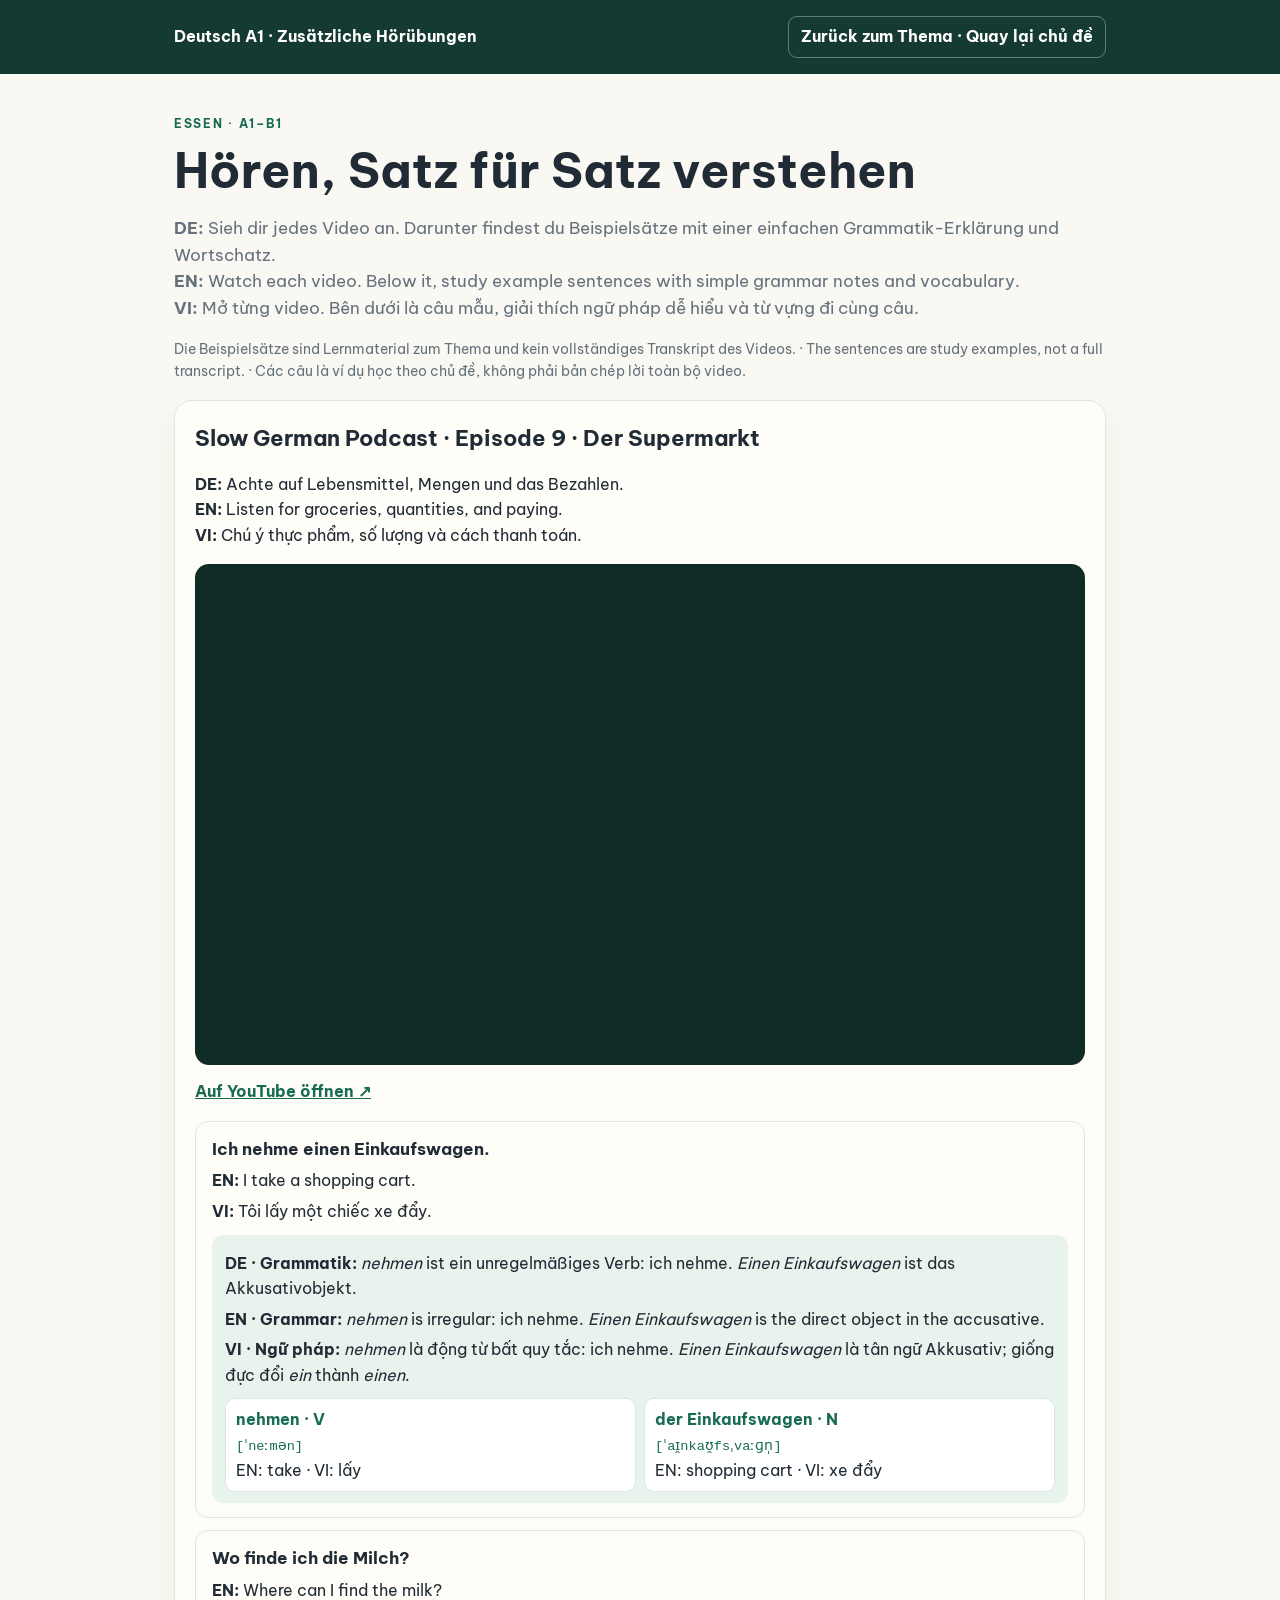
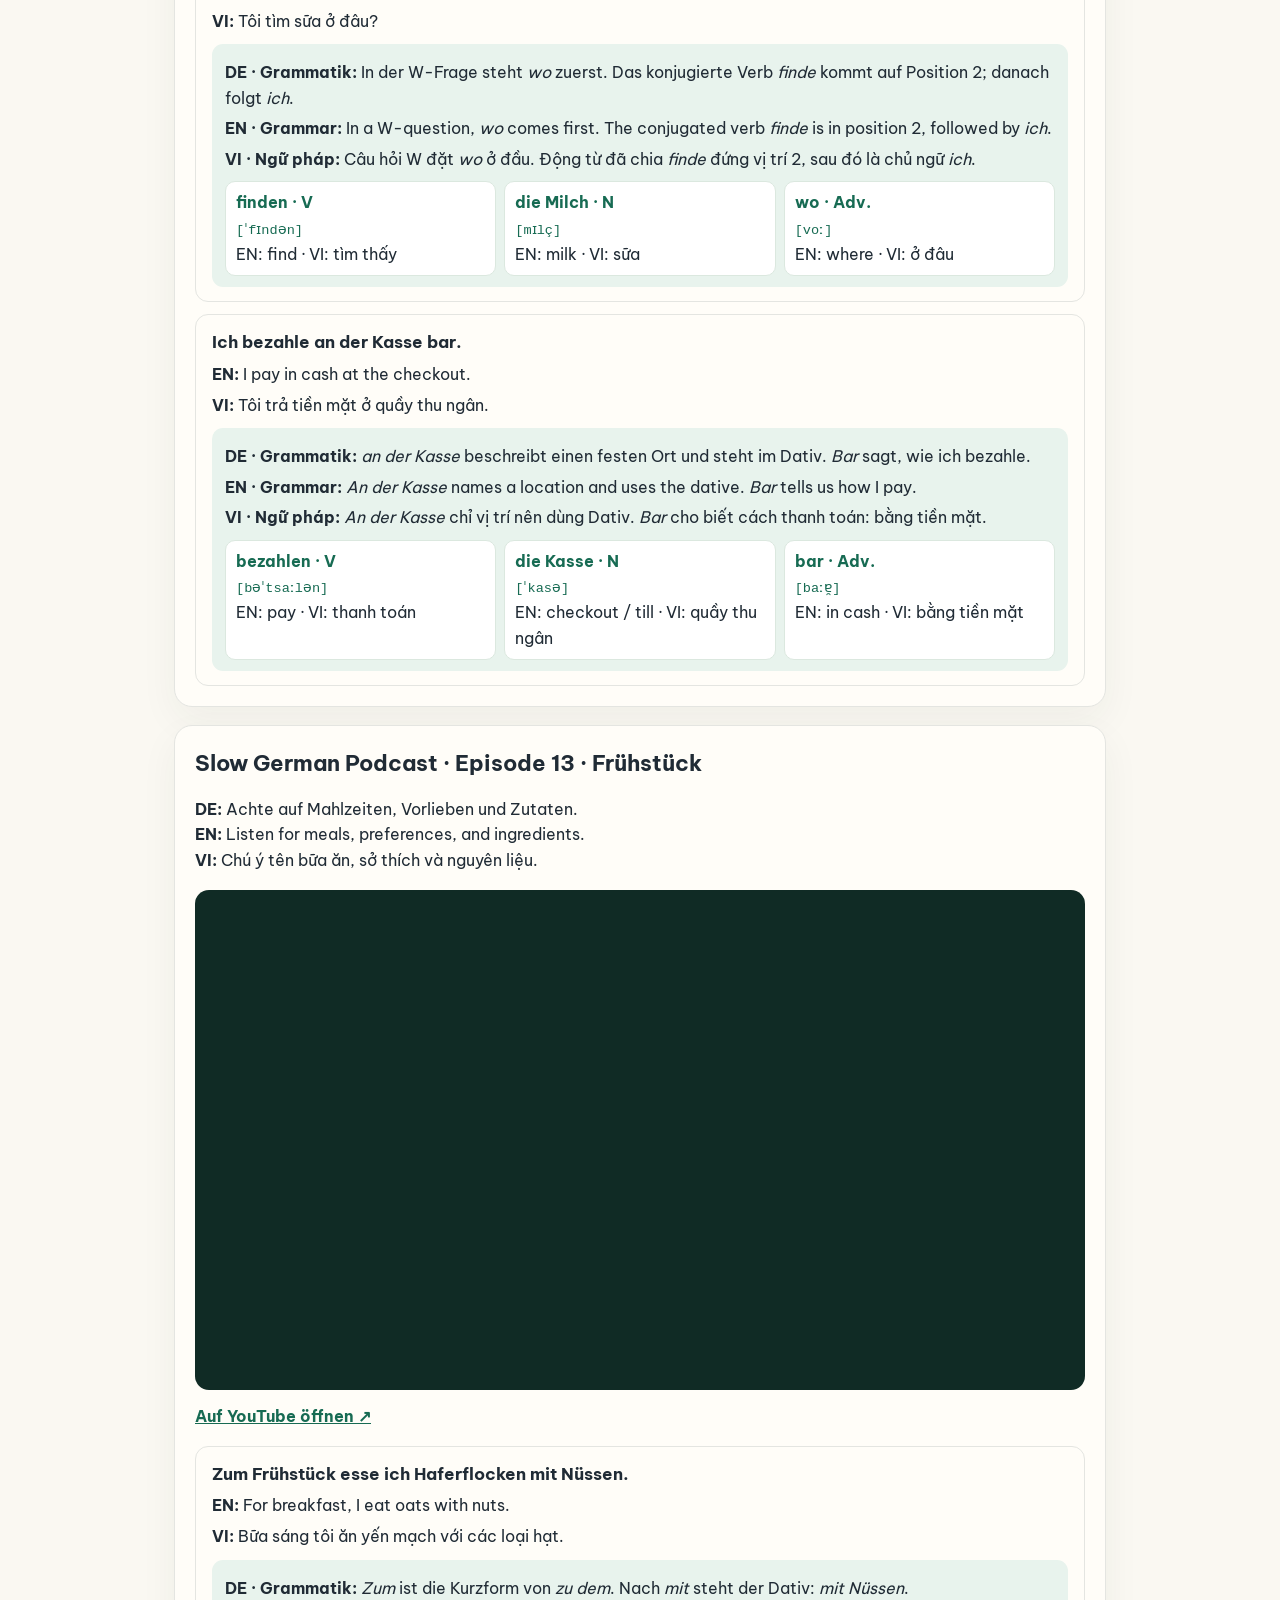
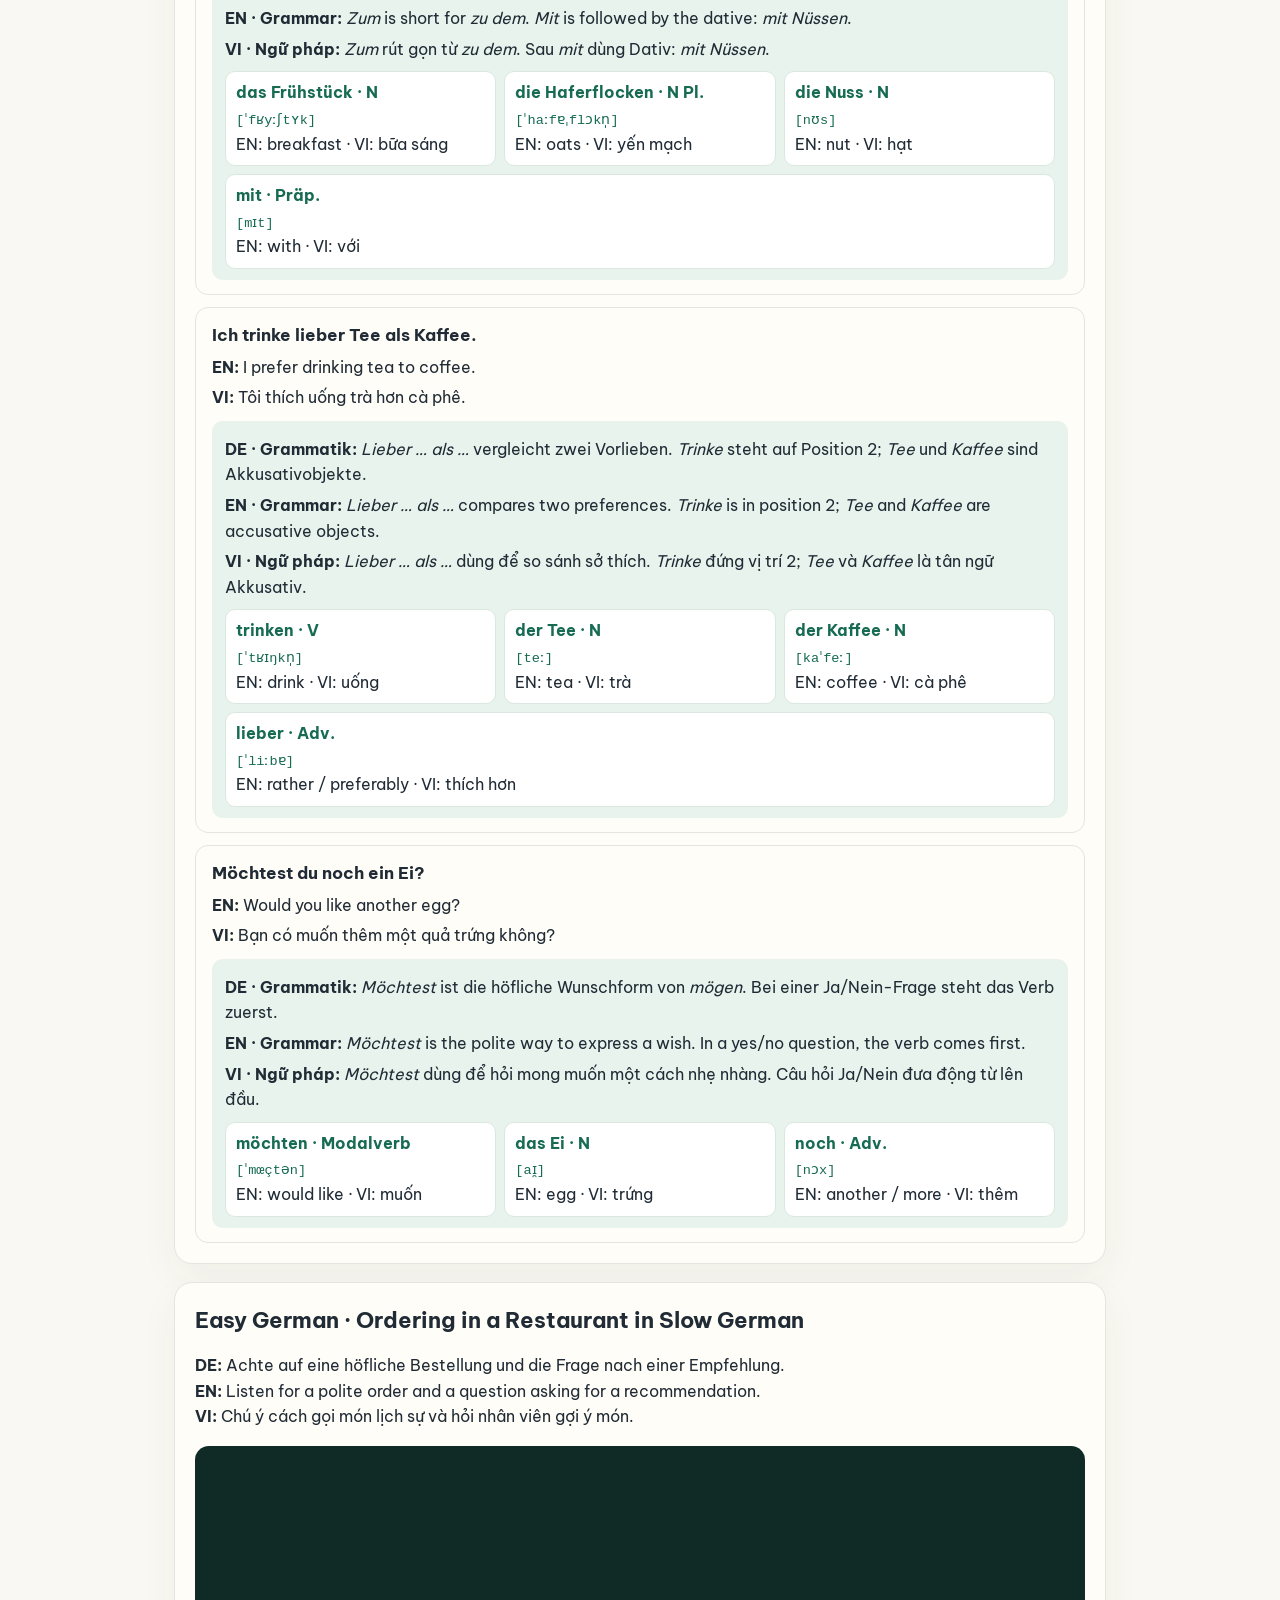
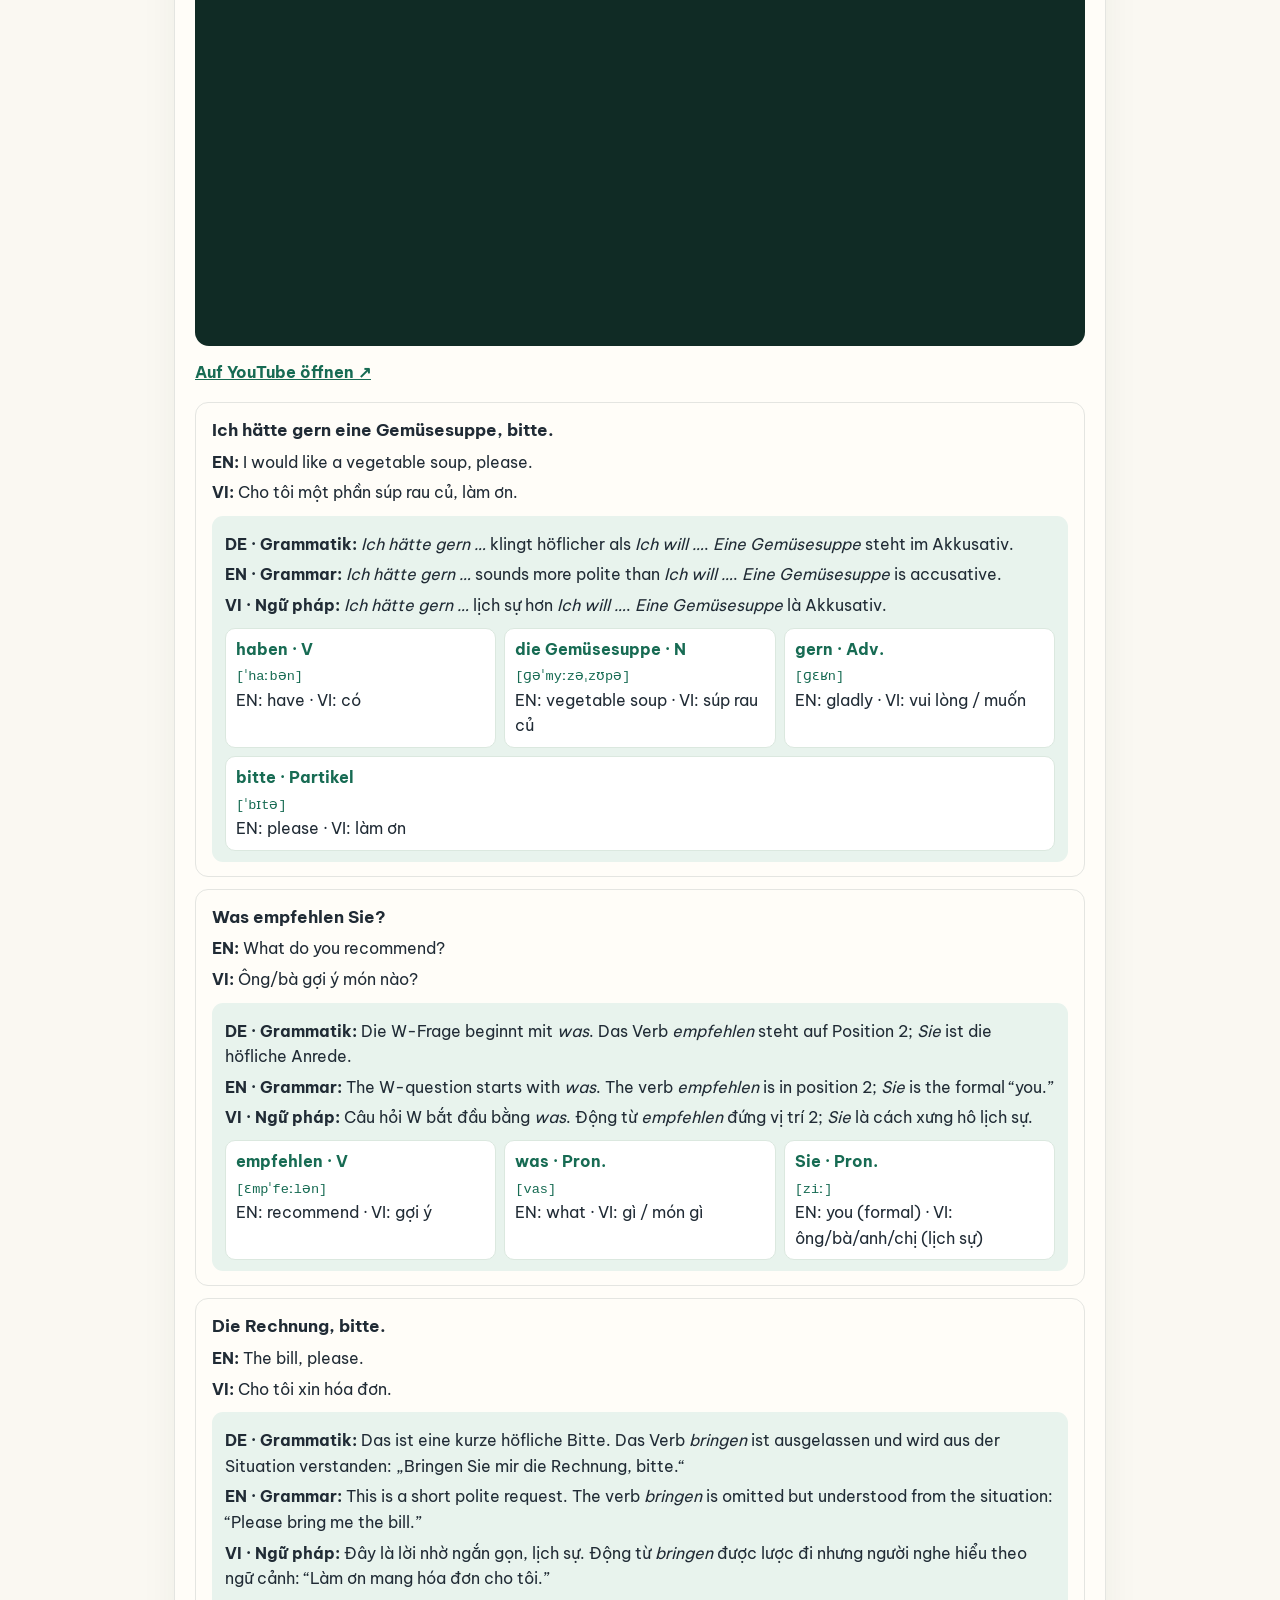
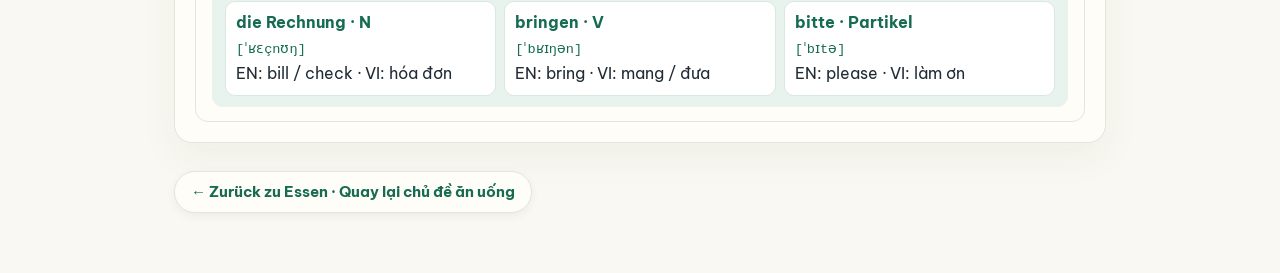
<file: hoeruebungen-essen.html>
<!doctype html>
<html lang="de">
<head>
<meta charset="utf-8">
<meta name="viewport" content="width=device-width, initial-scale=1">
<title>Zusätzliche Hörübungen · Essen</title>
<style>
:root{--ink:#202b35;--muted:#65727d;--paper:#f7f6f2;--white:#fff;--line:#e4e5e1;--green:#176b53;--green2:#e8f3ed;--shadow:0 14px 38px #2033260d}*{box-sizing:border-box}body{margin:0;background:var(--paper);color:var(--ink);font:16px/1.6 Inter,ui-sans-serif,system-ui,-apple-system,"Segoe UI",sans-serif}.top{background:#153a31;color:#fff}.topin,main{max-width:980px;margin:auto;padding:16px 24px}.topin{display:flex;justify-content:space-between;align-items:center;gap:16px}.brand{font-weight:800}.home{color:#fff;border:1px solid #ffffff55;border-radius:9px;padding:7px 12px;text-decoration:none;font-weight:700}main{padding-top:36px;padding-bottom:60px}.eyebrow{color:var(--green);font-size:.76rem;letter-spacing:.14em;text-transform:uppercase;font-weight:850}h1{font-size:clamp(2rem,5vw,3rem);line-height:1.15;margin:8px 0 12px}h2{font-size:1.35rem;margin:0 0 12px}.intro{color:var(--muted);font-size:1.04rem}.lesson{background:#fff;border:1px solid var(--line);border-radius:18px;padding:20px;margin:18px 0;box-shadow:var(--shadow)}.video{position:relative;aspect-ratio:16/9;margin:14px 0;border-radius:14px;overflow:hidden;background:#102b25}.video iframe{position:absolute;inset:0;width:100%;height:100%;border:0}.open-video{color:var(--green);font-weight:750}.sentences{display:grid;gap:12px;margin-top:16px}.sentence{border:1px solid var(--line);border-radius:13px;padding:14px 16px;background:#fff}.sentence .de{font-size:1.08rem;font-weight:800}.sentence p{margin:5px 0}.analysis{background:var(--green2);border-radius:11px;padding:11px 13px;margin-top:10px}.analysis p{margin:5px 0}.word-list{display:flex;flex-wrap:wrap;gap:8px;margin-top:9px}.word{background:#fff;border:1px solid #dbe8df;border-radius:10px;padding:8px 10px;min-width:min(100%,220px);flex:1}.word b{color:var(--green)}.ipa{font: .85rem ui-monospace,monospace;color:var(--green)}.hint{font-size:.86rem;color:var(--muted)}.back{display:inline-block;margin-top:10px;color:var(--green);font-weight:750}@media(max-width:600px){.topin,main{padding-left:16px;padding-right:16px}.lesson{padding:15px}.word{min-width:100%}}
</style>
<link rel="stylesheet" href="./assets/soft-learning.css?v=20261104"><link rel="stylesheet" href="./assets/topic-navigation.css?v=20261105"></head>
<body>
<header class="top"><div class="topin"><div class="brand">Deutsch A1 · Zusätzliche Hörübungen</div><a class="home" href="./deutsch-alltag.html?topic=essen">Zurück zum Thema · Quay lại chủ đề</a></div></header>
<main>
<span class="eyebrow">Essen · A1–B1</span>
<h1>Hören, Satz für Satz verstehen</h1>
<p class="intro"><b>DE:</b> Sieh dir jedes Video an. Darunter findest du Beispielsätze mit einer einfachen Grammatik-Erklärung und Wortschatz.<br><b>EN:</b> Watch each video. Below it, study example sentences with simple grammar notes and vocabulary.<br><b>VI:</b> Mở từng video. Bên dưới là câu mẫu, giải thích ngữ pháp dễ hiểu và từ vựng đi cùng câu.</p>
<p class="hint">Die Beispielsätze sind Lernmaterial zum Thema und kein vollständiges Transkript des Videos. · The sentences are study examples, not a full transcript. · Các câu là ví dụ học theo chủ đề, không phải bản chép lời toàn bộ video.</p>

<section class="lesson">
<h2>Slow German Podcast · Episode 9 · Der Supermarkt</h2>
<p><b>DE:</b> Achte auf Lebensmittel, Mengen und das Bezahlen.<br><b>EN:</b> Listen for groceries, quantities, and paying.<br><b>VI:</b> Chú ý thực phẩm, số lượng và cách thanh toán.</p>
<div class="video"><iframe src="https://www.youtube-nocookie.com/embed/JfP3g9Zomoo" title="Slow German Podcast Episode 9 Der Supermarkt" loading="lazy" allow="accelerometer; autoplay; clipboard-write; encrypted-media; gyroscope; picture-in-picture; web-share" allowfullscreen></iframe></div>
<a class="open-video" href="https://www.youtube.com/watch?v=JfP3g9Zomoo" target="_blank" rel="noopener">Auf YouTube öffnen ↗</a>
<div class="sentences">
<article class="sentence"><div class="de">Ich nehme einen Einkaufswagen.</div><p><b>EN:</b> I take a shopping cart.</p><p><b>VI:</b> Tôi lấy một chiếc xe đẩy.</p><div class="analysis"><p><b>DE · Grammatik:</b> <i>nehmen</i> ist ein unregelmäßiges Verb: ich nehme. <i>Einen Einkaufswagen</i> ist das Akkusativobjekt.</p><p><b>EN · Grammar:</b> <i>nehmen</i> is irregular: ich nehme. <i>Einen Einkaufswagen</i> is the direct object in the accusative.</p><p><b>VI · Ngữ pháp:</b> <i>nehmen</i> là động từ bất quy tắc: ich nehme. <i>Einen Einkaufswagen</i> là tân ngữ Akkusativ; giống đực đổi <i>ein</i> thành <i>einen</i>.</p><div class="word-list"><div class="word"><b>nehmen · V</b><br><span class="ipa">[ˈneːmən]</span><br>EN: take · VI: lấy</div><div class="word"><b>der Einkaufswagen · N</b><br><span class="ipa">[ˈaɪ̯nkaʊ̯fsˌvaːɡn̩]</span><br>EN: shopping cart · VI: xe đẩy</div></div></div></article>
<article class="sentence"><div class="de">Wo finde ich die Milch?</div><p><b>EN:</b> Where can I find the milk?</p><p><b>VI:</b> Tôi tìm sữa ở đâu?</p><div class="analysis"><p><b>DE · Grammatik:</b> In der W-Frage steht <i>wo</i> zuerst. Das konjugierte Verb <i>finde</i> kommt auf Position 2; danach folgt <i>ich</i>.</p><p><b>EN · Grammar:</b> In a W-question, <i>wo</i> comes first. The conjugated verb <i>finde</i> is in position 2, followed by <i>ich</i>.</p><p><b>VI · Ngữ pháp:</b> Câu hỏi W đặt <i>wo</i> ở đầu. Động từ đã chia <i>finde</i> đứng vị trí 2, sau đó là chủ ngữ <i>ich</i>.</p><div class="word-list"><div class="word"><b>finden · V</b><br><span class="ipa">[ˈfɪndən]</span><br>EN: find · VI: tìm thấy</div><div class="word"><b>die Milch · N</b><br><span class="ipa">[mɪlç]</span><br>EN: milk · VI: sữa</div><div class="word"><b>wo · Adv.</b><br><span class="ipa">[voː]</span><br>EN: where · VI: ở đâu</div></div></div></article>
<article class="sentence"><div class="de">Ich bezahle an der Kasse bar.</div><p><b>EN:</b> I pay in cash at the checkout.</p><p><b>VI:</b> Tôi trả tiền mặt ở quầy thu ngân.</p><div class="analysis"><p><b>DE · Grammatik:</b> <i>an der Kasse</i> beschreibt einen festen Ort und steht im Dativ. <i>Bar</i> sagt, wie ich bezahle.</p><p><b>EN · Grammar:</b> <i>An der Kasse</i> names a location and uses the dative. <i>Bar</i> tells us how I pay.</p><p><b>VI · Ngữ pháp:</b> <i>An der Kasse</i> chỉ vị trí nên dùng Dativ. <i>Bar</i> cho biết cách thanh toán: bằng tiền mặt.</p><div class="word-list"><div class="word"><b>bezahlen · V</b><br><span class="ipa">[bəˈtsaːlən]</span><br>EN: pay · VI: thanh toán</div><div class="word"><b>die Kasse · N</b><br><span class="ipa">[ˈkasə]</span><br>EN: checkout / till · VI: quầy thu ngân</div><div class="word"><b>bar · Adv.</b><br><span class="ipa">[baːɐ̯]</span><br>EN: in cash · VI: bằng tiền mặt</div></div></div></article>
</div></section>

<section class="lesson">
<h2>Slow German Podcast · Episode 13 · Frühstück</h2>
<p><b>DE:</b> Achte auf Mahlzeiten, Vorlieben und Zutaten.<br><b>EN:</b> Listen for meals, preferences, and ingredients.<br><b>VI:</b> Chú ý tên bữa ăn, sở thích và nguyên liệu.</p>
<div class="video"><iframe src="https://www.youtube-nocookie.com/embed/-KGDuje_-O0" title="Slow German Podcast Episode 13 Frühstück" loading="lazy" allow="accelerometer; autoplay; clipboard-write; encrypted-media; gyroscope; picture-in-picture; web-share" allowfullscreen></iframe></div>
<a class="open-video" href="https://www.youtube.com/watch?v=-KGDuje_-O0" target="_blank" rel="noopener">Auf YouTube öffnen ↗</a>
<div class="sentences">
<article class="sentence"><div class="de">Zum Frühstück esse ich Haferflocken mit Nüssen.</div><p><b>EN:</b> For breakfast, I eat oats with nuts.</p><p><b>VI:</b> Bữa sáng tôi ăn yến mạch với các loại hạt.</p><div class="analysis"><p><b>DE · Grammatik:</b> <i>Zum</i> ist die Kurzform von <i>zu dem</i>. Nach <i>mit</i> steht der Dativ: <i>mit Nüssen</i>.</p><p><b>EN · Grammar:</b> <i>Zum</i> is short for <i>zu dem</i>. <i>Mit</i> is followed by the dative: <i>mit Nüssen</i>.</p><p><b>VI · Ngữ pháp:</b> <i>Zum</i> rút gọn từ <i>zu dem</i>. Sau <i>mit</i> dùng Dativ: <i>mit Nüssen</i>.</p><div class="word-list"><div class="word"><b>das Frühstück · N</b><br><span class="ipa">[ˈfʁyːʃtʏk]</span><br>EN: breakfast · VI: bữa sáng</div><div class="word"><b>die Haferflocken · N Pl.</b><br><span class="ipa">[ˈhaːfɐˌflɔkn̩]</span><br>EN: oats · VI: yến mạch</div><div class="word"><b>die Nuss · N</b><br><span class="ipa">[nʊs]</span><br>EN: nut · VI: hạt</div><div class="word"><b>mit · Präp.</b><br><span class="ipa">[mɪt]</span><br>EN: with · VI: với</div></div></div></article>
<article class="sentence"><div class="de">Ich trinke lieber Tee als Kaffee.</div><p><b>EN:</b> I prefer drinking tea to coffee.</p><p><b>VI:</b> Tôi thích uống trà hơn cà phê.</p><div class="analysis"><p><b>DE · Grammatik:</b> <i>Lieber … als …</i> vergleicht zwei Vorlieben. <i>Trinke</i> steht auf Position 2; <i>Tee</i> und <i>Kaffee</i> sind Akkusativobjekte.</p><p><b>EN · Grammar:</b> <i>Lieber … als …</i> compares two preferences. <i>Trinke</i> is in position 2; <i>Tee</i> and <i>Kaffee</i> are accusative objects.</p><p><b>VI · Ngữ pháp:</b> <i>Lieber … als …</i> dùng để so sánh sở thích. <i>Trinke</i> đứng vị trí 2; <i>Tee</i> và <i>Kaffee</i> là tân ngữ Akkusativ.</p><div class="word-list"><div class="word"><b>trinken · V</b><br><span class="ipa">[ˈtʁɪŋkn̩]</span><br>EN: drink · VI: uống</div><div class="word"><b>der Tee · N</b><br><span class="ipa">[teː]</span><br>EN: tea · VI: trà</div><div class="word"><b>der Kaffee · N</b><br><span class="ipa">[kaˈfeː]</span><br>EN: coffee · VI: cà phê</div><div class="word"><b>lieber · Adv.</b><br><span class="ipa">[ˈliːbɐ]</span><br>EN: rather / preferably · VI: thích hơn</div></div></div></article>
<article class="sentence"><div class="de">Möchtest du noch ein Ei?</div><p><b>EN:</b> Would you like another egg?</p><p><b>VI:</b> Bạn có muốn thêm một quả trứng không?</p><div class="analysis"><p><b>DE · Grammatik:</b> <i>Möchtest</i> ist die höfliche Wunschform von <i>mögen</i>. Bei einer Ja/Nein-Frage steht das Verb zuerst.</p><p><b>EN · Grammar:</b> <i>Möchtest</i> is the polite way to express a wish. In a yes/no question, the verb comes first.</p><p><b>VI · Ngữ pháp:</b> <i>Möchtest</i> dùng để hỏi mong muốn một cách nhẹ nhàng. Câu hỏi Ja/Nein đưa động từ lên đầu.</p><div class="word-list"><div class="word"><b>möchten · Modalverb</b><br><span class="ipa">[ˈmœçtən]</span><br>EN: would like · VI: muốn</div><div class="word"><b>das Ei · N</b><br><span class="ipa">[aɪ̯]</span><br>EN: egg · VI: trứng</div><div class="word"><b>noch · Adv.</b><br><span class="ipa">[nɔx]</span><br>EN: another / more · VI: thêm</div></div></div></article>
</div></section>

<section class="lesson">
<h2>Easy German · Ordering in a Restaurant in Slow German</h2>
<p><b>DE:</b> Achte auf eine höfliche Bestellung und die Frage nach einer Empfehlung.<br><b>EN:</b> Listen for a polite order and a question asking for a recommendation.<br><b>VI:</b> Chú ý cách gọi món lịch sự và hỏi nhân viên gợi ý món.</p>
<div class="video"><iframe src="https://www.youtube-nocookie.com/embed/OFSHdj_2FQA" title="Easy German Ordering in a Restaurant in Slow German" loading="lazy" allow="accelerometer; autoplay; clipboard-write; encrypted-media; gyroscope; picture-in-picture; web-share" allowfullscreen></iframe></div>
<a class="open-video" href="https://www.youtube.com/watch?v=OFSHdj_2FQA" target="_blank" rel="noopener">Auf YouTube öffnen ↗</a>
<div class="sentences">
<article class="sentence"><div class="de">Ich hätte gern eine Gemüsesuppe, bitte.</div><p><b>EN:</b> I would like a vegetable soup, please.</p><p><b>VI:</b> Cho tôi một phần súp rau củ, làm ơn.</p><div class="analysis"><p><b>DE · Grammatik:</b> <i>Ich hätte gern …</i> klingt höflicher als <i>Ich will …</i>. <i>Eine Gemüsesuppe</i> steht im Akkusativ.</p><p><b>EN · Grammar:</b> <i>Ich hätte gern …</i> sounds more polite than <i>Ich will …</i>. <i>Eine Gemüsesuppe</i> is accusative.</p><p><b>VI · Ngữ pháp:</b> <i>Ich hätte gern …</i> lịch sự hơn <i>Ich will …</i>. <i>Eine Gemüsesuppe</i> là Akkusativ.</p><div class="word-list"><div class="word"><b>haben · V</b><br><span class="ipa">[ˈhaːbən]</span><br>EN: have · VI: có</div><div class="word"><b>die Gemüsesuppe · N</b><br><span class="ipa">[ɡəˈmyːzəˌzʊpə]</span><br>EN: vegetable soup · VI: súp rau củ</div><div class="word"><b>gern · Adv.</b><br><span class="ipa">[ɡɛʁn]</span><br>EN: gladly · VI: vui lòng / muốn</div><div class="word"><b>bitte · Partikel</b><br><span class="ipa">[ˈbɪtə]</span><br>EN: please · VI: làm ơn</div></div></div></article>
<article class="sentence"><div class="de">Was empfehlen Sie?</div><p><b>EN:</b> What do you recommend?</p><p><b>VI:</b> Ông/bà gợi ý món nào?</p><div class="analysis"><p><b>DE · Grammatik:</b> Die W-Frage beginnt mit <i>was</i>. Das Verb <i>empfehlen</i> steht auf Position 2; <i>Sie</i> ist die höfliche Anrede.</p><p><b>EN · Grammar:</b> The W-question starts with <i>was</i>. The verb <i>empfehlen</i> is in position 2; <i>Sie</i> is the formal “you.”</p><p><b>VI · Ngữ pháp:</b> Câu hỏi W bắt đầu bằng <i>was</i>. Động từ <i>empfehlen</i> đứng vị trí 2; <i>Sie</i> là cách xưng hô lịch sự.</p><div class="word-list"><div class="word"><b>empfehlen · V</b><br><span class="ipa">[ɛmpˈfeːlən]</span><br>EN: recommend · VI: gợi ý</div><div class="word"><b>was · Pron.</b><br><span class="ipa">[vas]</span><br>EN: what · VI: gì / món gì</div><div class="word"><b>Sie · Pron.</b><br><span class="ipa">[ziː]</span><br>EN: you (formal) · VI: ông/bà/anh/chị (lịch sự)</div></div></div></article>
<article class="sentence"><div class="de">Die Rechnung, bitte.</div><p><b>EN:</b> The bill, please.</p><p><b>VI:</b> Cho tôi xin hóa đơn.</p><div class="analysis"><p><b>DE · Grammatik:</b> Das ist eine kurze höfliche Bitte. Das Verb <i>bringen</i> ist ausgelassen und wird aus der Situation verstanden: „Bringen Sie mir die Rechnung, bitte.“</p><p><b>EN · Grammar:</b> This is a short polite request. The verb <i>bringen</i> is omitted but understood from the situation: “Please bring me the bill.”</p><p><b>VI · Ngữ pháp:</b> Đây là lời nhờ ngắn gọn, lịch sự. Động từ <i>bringen</i> được lược đi nhưng người nghe hiểu theo ngữ cảnh: “Làm ơn mang hóa đơn cho tôi.”</p><div class="word-list"><div class="word"><b>die Rechnung · N</b><br><span class="ipa">[ˈʁɛçnʊŋ]</span><br>EN: bill / check · VI: hóa đơn</div><div class="word"><b>bringen · V</b><br><span class="ipa">[ˈbʁɪŋən]</span><br>EN: bring · VI: mang / đưa</div><div class="word"><b>bitte · Partikel</b><br><span class="ipa">[ˈbɪtə]</span><br>EN: please · VI: làm ơn</div></div></div></article>
</div></section>
<a class="back topic-return" href="./deutsch-alltag.html?topic=essen">← Zurück zu Essen · Quay lại chủ đề ăn uống</a>
</main>
</body>
</html>
</file>
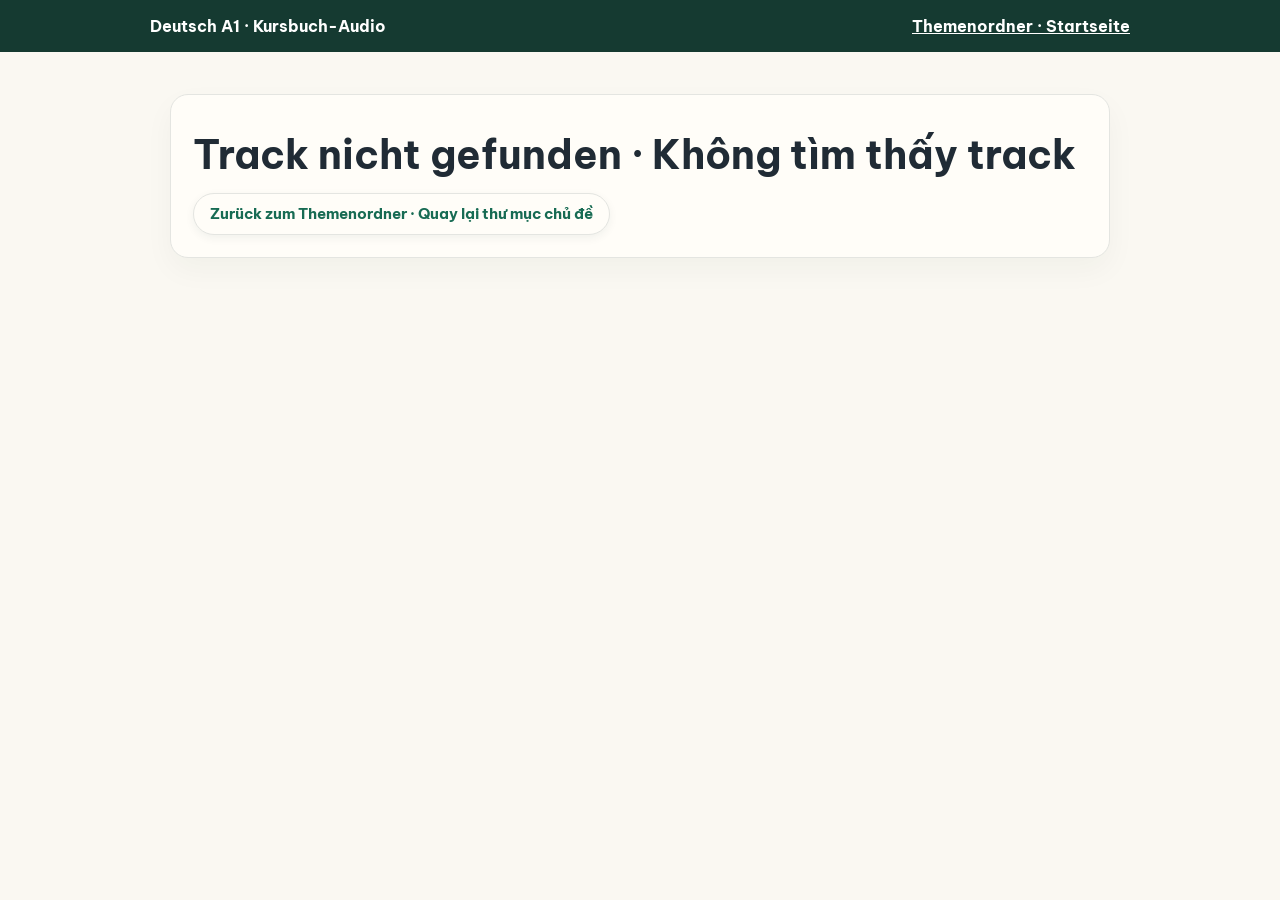
<file: hoeruebungen-kursbuch.html>
<!doctype html>
<html lang="de"><head><meta charset="utf-8"><meta name="viewport" content="width=device-width,initial-scale=1"><meta name="theme-color" content="#153a31"><title>Kursbuch-Audio · Hören und verstehen</title><style>
:root{--ink:#202b35;--muted:#65727d;--line:#e4e5e1;--green:#176b53;--green2:#e8f3ed;--paper:#f7f6f2;--blue:#315e9b}*{box-sizing:border-box}body{margin:0;background:var(--paper);color:var(--ink);font:16px/1.65 Inter,system-ui,-apple-system,"Segoe UI",sans-serif}.top{background:#153a31;color:white;padding:13px 20px}.topin,main{max-width:980px;margin:auto}.topin{display:flex;justify-content:space-between;align-items:center;gap:12px}.top a{color:white;font-weight:750}main{padding:26px 20px 60px}.card,.track{background:#fff;border:1px solid var(--line);border-radius:18px;padding:22px;margin:16px 0;box-shadow:0 12px 30px #2033260a}.eyebrow,.code{color:var(--green);font-size:.78rem;letter-spacing:.12em;text-transform:uppercase;font-weight:850}.hint,.muted{color:var(--muted)}h1,h2,h3{line-height:1.28}h1{font-size:clamp(1.8rem,4vw,2.5rem);margin:.3em 0}h2{font-size:1.35rem}.notice,.learning{border-radius:12px;padding:14px 16px;background:#edf4fa;margin:14px 0}.learning{background:var(--green2)}.notice p,.learning p{margin:.35em 0}.video{position:relative;aspect-ratio:16/9;margin:16px 0;background:#102b25;border-radius:14px;overflow:hidden}.video iframe{position:absolute;inset:0;width:100%;height:100%;border:0}.btn,.nav a{display:inline-flex;align-items:center;justify-content:center;gap:8px;border:1px solid var(--line);border-radius:11px;padding:9px 13px;background:white;color:var(--green);font-weight:750;text-decoration:none}.btn:hover,.nav a:hover{background:var(--green2)}.nav{display:flex;flex-wrap:wrap;gap:8px}.transcript-note{font-size:.9rem}.focusline{font-size:1.1rem;color:var(--blue);font-weight:750}.wordgrid{display:grid;grid-template-columns:repeat(auto-fit,minmax(190px,1fr));gap:10px}.word{border:1px solid var(--line);border-radius:12px;padding:12px;background:#fff}.word b{color:var(--green)}.ipa{font:.9rem ui-monospace,monospace;color:var(--green)}.say{margin-top:8px;border:1px solid var(--line);border-radius:9px;background:#fff;color:var(--green);padding:7px 10px;font:inherit;font-weight:750;cursor:pointer}.say:hover{background:var(--green2)}.track-list{display:grid;grid-template-columns:repeat(auto-fill,minmax(112px,1fr));gap:8px;margin-top:12px}.track-list a{display:grid;grid-template-columns:1fr auto;align-items:center;padding:9px 10px;border:1px solid var(--line);border-radius:10px;background:#fff;color:var(--green);text-decoration:none}.track-list a small{color:var(--muted)}.track-list a.active{background:var(--green2);border-color:#7ab79d}.sentences{border-top:1px solid var(--line);margin-top:18px;padding-top:14px}.source{font-size:.86rem}.back{color:var(--green);font-weight:750}@media(max-width:600px){main{padding:18px 13px 45px}.card,.track{padding:16px}.topin{font-size:.9rem}}
</style><style>
.track-collapsible{margin:16px 0;border:1px solid var(--line);border-radius:16px;background:#fff;overflow:hidden}
.track-collapsible>summary{cursor:pointer;list-style:none;padding:16px 18px;font-size:1.12rem;font-weight:800;color:var(--ink);background:#f4f7f6}
.track-collapsible>summary::-webkit-details-marker{display:none}
.track-collapsible>summary:after{content:"＋";float:right;color:var(--green);font-weight:900}
.track-collapsible[open]>summary:after{content:"−"}
.track-collapsible-body{padding:18px 20px}
.track-transcript>summary{font-size:1.25rem;background:#edf4fa}
.track-transcript-body{font-size:1.08rem;line-height:1.8}
.transcript-line{padding:12px 0;border-bottom:1px solid var(--line)}
.transcript-line:last-child{border-bottom:0}
.transcript-line p{margin:4px 0}
.transcript-line .de{font-weight:650}
.vocab-link{display:block;text-decoration:none;color:var(--ink)}
.vocab-link:hover{border-color:#7ab79d;background:var(--green2)}
.vocab-link span{display:block;color:var(--muted);margin-top:6px}
</style><style>.track-sequence{margin:20px 0}.track-step{padding:12px 0;border-bottom:1px solid var(--line)}.track-step:last-child{border-bottom:0}.track-step h4{color:var(--green);margin:0 0 8px}.track-step p{margin:5px 0}.track-sequence>h3{color:var(--green)}</style><link rel="stylesheet" href="./assets/soft-learning.css?v=20261104"><link rel="stylesheet" href="./assets/topic-navigation.css?v=20261105"></head><body><header class="top"><div class="topin"><b>Deutsch A1 · Kursbuch-Audio</b><a href="./deutsch-alltag.html#library">Themenordner · Startseite</a></div></header><main id="app"></main>
<script>
const C={
1:{title:'Guten Tag!',video:'AfVncunCClg',pdf:'https://www.klett-sprachen.de/downloads/21452/netzwerk-neu-a1-transkript-audios-kursbuch-kapitel-1-6/pdf',tracks:[['1.1',0],['1.2',16],['1.3',38],['1.4',47],['1.5',58],['1.6',88],['1.7',101],['1.8',114],['1.9',151],['1.10',192],['1.11',234],['1.12',283],['1.13',359]],focus:['Begrüßung, Namen, Herkunft, Telefonnummern und Buchstabieren','greeting, names, origin, phone numbers, and spelling','lời chào, tên, quê quán, số điện thoại và đánh vần'],grammar:['Bei einer W-Frage steht das Fragewort zuerst; das konjugierte Verb folgt direkt danach. In einer Ja/Nein-Frage steht das Verb zuerst.','A W-question starts with the question word, followed immediately by the conjugated verb. A yes/no question starts with the verb.','Câu hỏi W đặt từ hỏi trước, động từ đã chia theo ngay sau. Câu hỏi có/không đưa động từ lên đầu.'],example:['Woher kommen Sie? – Ich komme aus Vietnam.','Where are you from? – I am from Vietnam.','Anh/chị đến từ đâu? – Tôi đến từ Việt Nam.'],words:[['der Name','[ˈnaːmə]','name','tên'],['die Telefonnummer','[ˈteːləfoːnˌnʊmɐ]','phone number','số điện thoại'],['buchstabieren','[buˈxʃtaːbiːʁən]','spell','đánh vần'],['kommen','[ˈkɔmən]','come','đến']]},
2:{title:'Freunde, Kollegen und ich',video:'eogec8JDLJo',pdf:'https://www.klett-sprachen.de/downloads/21452/netzwerk-neu-a1-transkript-audios-kursbuch-kapitel-1-6/pdf',tracks:[['1.14',0],['1.15',19],['1.16',37],['1.17',57],['1.18',69],['1.19',104],['1.20',122]],focus:['Hobbys, Vorlieben, Verabredungen und Zahlen','hobbies, preferences, plans, and numbers','sở thích, điều mình thích, hẹn gặp và số đếm'],grammar:['gern steht meist nach dem konjugierten Verb und sagt, dass man etwas gern tut. Für einen Vorschlag nutzt man zum Beispiel „Gehen wir …?“','gern usually follows the conjugated verb and says you enjoy an activity. A suggestion can start with “Gehen wir …?”','gern thường đứng sau động từ đã chia để nói mình thích làm gì. Có thể rủ ai bằng mẫu “Gehen wir …?”'],example:['Ich lese gern und reise mit meinen Freunden.','I like reading and travelling with my friends.','Tôi thích đọc sách và đi du lịch cùng bạn bè.'],words:[['das Hobby','[ˈhɔbi]','hobby','sở thích'],['der Freund','[fʁɔʏnt]','friend','bạn nam'],['reisen','[ˈʁaɪ̯zn̩]','travel','du lịch'],['gern','[ɡɛʁn]','gladly; like to','thích']]},
3:{title:'In Hamburg',video:'289-RWW_fgk',pdf:'https://www.klett-sprachen.de/downloads/21452/netzwerk-neu-a1-transkript-audios-kursbuch-kapitel-1-6/pdf',tracks:[['1.21',0],['1.22',24],['1.23',55],['1.24',76],['1.25',97],['1.26',123],['1.27',207],['1.28',223],['1.29',304],['1.30',400],['1.31',438],['1.32',467],['1.33',492],['1.34',509],['1.35',553],['1.36',574],['1.37',609]],focus:['Stadtinformationen, Sehenswürdigkeiten, Wege und Verkehr','city information, sights, directions, and transport','thông tin thành phố, địa điểm tham quan, đường đi và phương tiện'],grammar:['Wo? fragt nach einem Ort; Wohin? fragt nach dem Ziel. Mit einem Verkehrsmittel steht meist mit + Dativ, zum Beispiel mit dem Bus.','Wo? asks about a location; Wohin? asks about a destination. A means of transport commonly follows mit + dative, as in mit dem Bus.','Wo? hỏi vị trí; Wohin? hỏi điểm đến. Phương tiện thường đi với mit + Dativ, ví dụ mit dem Bus.'],example:['Wir fahren mit dem Bus zum Hafen.','We are taking the bus to the harbour.','Chúng tôi đi xe buýt đến cảng.'],words:[['der Hafen','[ˈhaːfn̩]','harbour','cảng'],['der Bahnhof','[ˈbaːnhoːf]','station','nhà ga'],['das Rathaus','[ˈʁaːthaʊ̯s]','town hall','tòa thị chính'],['geradeaus','[ɡəˈʁaːdəʔaʊ̯s]','straight ahead','đi thẳng']]},
4:{title:'Guten Appetit!',video:'OSuSAGhuBFQ',pdf:'https://www.klett-sprachen.de/downloads/21452/netzwerk-neu-a1-transkript-audios-kursbuch-kapitel-1-6/pdf',tracks:[['1.41',0],['1.42',20],['1.43',56],['1.44',73],['1.45',111],['1.46',179],['1.47',216],['1.48',246],['1.49',262],['1.50',277],['1.51',304],['1.52',315],['1.53',347],['1.54',361],['1.55',375],['1.56',383],['1.57',396],['1.58',417],['1.59',442]],focus:['Einkaufen, Mengen, Preise, Lebensmittel und gemeinsam essen','shopping, quantities, prices, food, and eating together','mua sắm, số lượng, giá cả, thực phẩm và cùng ăn'],grammar:['Mengen stehen oft ohne Pluralartikel: 100 Gramm Käse, zwei Kilo Kartoffeln. Eine höfliche Bestellung beginnt oft mit „Ich möchte …“ oder „Ich hätte gern …“.','Quantities often appear without a plural article: 100 grams of cheese, two kilos of potatoes. A polite order often begins with “Ich möchte …” or “Ich hätte gern …”.','Lượng hàng thường đứng không cần mạo từ số nhiều: 100 Gramm Käse, zwei Kilo Kartoffeln. Có thể gọi món lịch sự bằng “Ich möchte …” hoặc “Ich hätte gern …”.'],example:['Ich hätte gern zwei Brötchen, bitte.','I would like two bread rolls, please.','Cho tôi xin hai chiếc bánh mì nhỏ.'],words:[['das Brot','[bʁoːt]','bread','bánh mì'],['die Kartoffel','[kaʁˈtɔfl̩]','potato','khoai tây'],['der Käse','[ˈkɛːzə]','cheese','phô mai'],['kosten','[ˈkɔstn̩]','cost','có giá']]},
5:{title:'Alltag und Familie',video:'iqCfJV-B_J0',pdf:'https://www.klett-sprachen.de/downloads/21452/netzwerk-neu-a1-transkript-audios-kursbuch-kapitel-1-6/pdf',tracks:[['1.60',0],['1.61',20],['1.62',37],['1.63',60],['1.64',86],['1.65',99],['1.66',115],['1.67',140],['1.68',194],['1.69',218],['1.70',235],['1.71',252],['1.72',273],['1.73',290],['1.74',312],['1.75',330],['1.76',351],['1.77',368],['1.78',412],['1.79',428],['1.80',449],['1.81',497],['1.82',512],['1.83',543],['1.84',562],['1.85',584]],focus:['Tagesablauf, Uhrzeit, Familie, Termine und Alltagssituationen','daily routines, time, family, appointments, and everyday situations','sinh hoạt hằng ngày, giờ giấc, gia đình, lịch hẹn và tình huống thường gặp'],grammar:['Trennbare Verben teilen sich im Hauptsatz: aufstehen → Ich stehe um sieben Uhr auf. Bei Uhrzeiten zeigt um den Zeitpunkt; danach ordnet Ereignisse.','Separable verbs split in a main clause: aufstehen → Ich stehe um sieben Uhr auf. um gives the time; danach orders events.','Động từ tách chia ra hai phần trong câu chính: aufstehen → Ich stehe um sieben Uhr auf. um chỉ giờ; danach nối các việc theo trình tự.'],example:['Um halb sieben stehe ich auf. Danach frühstücke ich.','I get up at half past six. Then I have breakfast.','Tôi thức dậy lúc sáu giờ rưỡi. Sau đó tôi ăn sáng.'],words:[['der Alltag','[ˈʔaltaːk]','everyday life','đời sống hằng ngày'],['aufstehen','[ˈaʊ̯fˌʃteːən]','get up','thức dậy'],['die Familie','[faˈmiːli̯ə]','family','gia đình'],['danach','[daˈnaːx]','afterwards','sau đó']]},
6:{title:'Zeit mit Freunden',video:'Txn4cazNUqc',pdf:'https://www.klett-sprachen.de/downloads/21452/netzwerk-neu-a1-transkript-audios-kursbuch-kapitel-1-6/pdf',tracks:[['1.86',0],['1.87',25],['1.88',61],['1.89',85],['1.90',115],['1.91',164],['1.92',190],['1.93',211],['1.94',257],['1.95',289],['1.96',311],['1.97',328],['1.98',398]],focus:['Freizeit, Einladungen, Geburtstage und Verabredungen','free time, invitations, birthdays, and plans','thời gian rảnh, lời mời, sinh nhật và hẹn gặp'],grammar:['Lust haben + zu + Infinitiv fragt freundlich nach Interesse: Hast du Lust, einen Film zu sehen? Am + Wochentag nennt den Tag.','Lust haben + zu + infinitive asks about interest: Would you like to watch a film? am + weekday names the day.','Lust haben + zu + động từ nguyên mẫu dùng để hỏi ai có muốn làm gì không. am + thứ trong tuần cho biết ngày.'],example:['Hast du Lust, heute einen Film zu sehen?','Would you like to watch a film today?','Hôm nay bạn có muốn xem phim không?'],words:[['die Freizeit','[ˈfʁaɪ̯tsaɪ̯t]','free time','thời gian rảnh'],['die Einladung','[ˈʔaɪ̯nlaːdʊŋ]','invitation','lời mời'],['der Geburtstag','[ɡəˈbuːɐ̯tstaːk]','birthday','sinh nhật'],['mitbringen','[ˈmɪtˌbʁɪŋən]','bring along','mang theo']]},
7:{title:'Arbeitsalltag',video:'NeiCO7Ol9qo',pdf:'https://www.klett-sprachen.de/downloads/22307/netzwerk-neu-a1-transkript-audios-kursbuch-kapitel-7-12/pdf',tracks:[['2.1',0],['2.2',27],['2.3',56],['2.4',79],['2.5',100],['2.6',123],['2.7',203],['2.8',218],['2.9',262],['2.10',361],['2.11',377]],focus:['Arbeitstag, kurze Gespräche, Termine und Bitten am Arbeitsplatz','workdays, short conversations, appointments, and requests at work','ngày làm việc, hội thoại ngắn, lịch hẹn và lời nhờ nơi công sở'],grammar:['Können Sie …? và Können Sie mir …? là cách nhờ lịch sự. Mit + Dativ nêu người đi cùng hoặc phương tiện.','Können Sie …? and Können Sie mir …? make polite requests. mit + dative names a companion or means of transport.','Können Sie …? và Können Sie mir …? là cách nhờ lịch sự. mit + Dativ chỉ người đi cùng hoặc phương tiện.'],example:['Können Sie mir bitte helfen?','Could you please help me?','Anh/chị có thể vui lòng giúp tôi không?'],words:[['der Termin','[tɛɐ̯ˈmiːn]','appointment','lịch hẹn'],['die Firma','[ˈfɪʁma]','company','công ty'],['unterschreiben','[ʊntɐˈʃʁaɪ̯bn̩]','sign','ký tên'],['abholen','[ˈʔapˌhoːlən]','pick up','đón']]},
8:{title:'Gesundheit',video:'RiiH6HFP8IQ',pdf:'https://www.klett-sprachen.de/downloads/22307/netzwerk-neu-a1-transkript-audios-kursbuch-kapitel-7-12/pdf',tracks:[['2.12',0],['2.13',34],['2.14',64],['2.15',96],['2.16',138],['2.17',183],['2.18',277],['2.19',330],['2.20',350],['2.21',402],['2.22',453]],focus:['Gesund leben, Beschwerden beschreiben und beim Arzt nachfragen','healthy habits, describing symptoms, and asking a doctor questions','lối sống khỏe, mô tả triệu chứng và hỏi bác sĩ'],grammar:['Mir tut der Kopf weh: cơ thể là chủ ngữ, còn mir cho biết người bị đau. Müssen và dürfen giúp nói điều cần làm hoặc được phép làm.','In “Mir tut der Kopf weh,” the body part is the subject and mir identifies the person in pain. müssen and dürfen express necessity and permission.','Trong “Mir tut der Kopf weh”, bộ phận cơ thể là chủ ngữ, mir chỉ người bị đau. müssen và dürfen diễn tả việc cần làm hoặc được phép.'],example:['Mir tut der Arm weh. Darf ich Sport machen?','My arm hurts. May I exercise?','Tôi bị đau tay. Tôi có được chơi thể thao không?'],words:[['der Kopf','[kɔpf]','head','đầu'],['der Schmerz','[ʃmɛɐ̯ts]','pain','cơn đau'],['das Rezept','[ʁeˈtsɛpt]','prescription','đơn thuốc'],['dürfen','[ˈdʏʁfn̩]','may; be allowed to','được phép']]},
9:{title:'Meine Wohnung',video:'4RM6Fu6M49g',pdf:'https://www.klett-sprachen.de/downloads/22307/netzwerk-neu-a1-transkript-audios-kursbuch-kapitel-7-12/pdf',tracks:[['2.23',0],['2.24',80],['2.25',102],['2.26',187],['2.27',223],['2.28',368],['2.29',388],['2.30',435],['2.31',450],['2.32',473],['2.33',499],['2.34',531],['2.35',562]],focus:['Zimmer, Möbel, Wohnungsanzeigen, Lage und Umzug','rooms, furniture, rental listings, location, and moving','phòng, đồ nội thất, tin thuê nhà, vị trí và chuyển nhà'],grammar:['Wo? mô tả vị trí hiện tại nên Wechselpräpositionen đi với Dativ; Wohin? nêu đích đến nên đi với Akkusativ. im = in dem.','Wo? describes a location, so two-way prepositions take dative; Wohin? gives a destination, so they take accusative. im = in dem.','Wo? hỏi chỗ đang ở nên giới từ hai chiều dùng Dativ; Wohin? hỏi hướng đến nên dùng Akkusativ. im = in dem.'],example:['Das Sofa steht im Wohnzimmer. Ich stelle den Stuhl ins Zimmer.','The sofa is in the living room. I put the chair into the room.','Ghế sofa ở phòng khách. Tôi đặt ghế vào phòng.'],words:[['das Wohnzimmer','[ˈvoːnˌtsɪmɐ]','living room','phòng khách'],['die Miete','[ˈmiːtə]','rent','tiền thuê'],['der Aufzug','[ˈaʊ̯ftsʊk]','lift; elevator','thang máy'],['stellen','[ˈʃtɛlən]','put; place upright','đặt dựng']]},
10:{title:'Studium und Beruf',video:'oCKUW83-X_g',pdf:'https://www.klett-sprachen.de/downloads/22307/netzwerk-neu-a1-transkript-audios-kursbuch-kapitel-7-12/pdf',tracks:[['2.38',0],['2.39',207],['2.40',294],['2.41',347],['2.42',362],['2.43',374],['2.44',428],['2.45',442]],focus:['Berufe, Studium, Arbeitsbedingungen und Meinungen','jobs, studies, working conditions, and opinions','nghề nghiệp, việc học, điều kiện làm việc và ý kiến'],grammar:['als + Beruf nennt die Tätigkeit: Sie arbeitet als Ärztin. mögen und gefallen helfen, Vorlieben und Meinungen auszudrücken.','als + profession names someone’s job: She works as a doctor. mögen and gefallen express preferences and opinions.','als + nghề nghiệp nêu công việc: Sie arbeitet als Ärztin. mögen và gefallen giúp nói điều mình thích hoặc nhận xét.'],example:['Ich arbeite als Lehrerin und mein Beruf macht mir Spaß.','I work as a teacher and enjoy my job.','Tôi làm giáo viên và thấy công việc của mình thú vị.'],words:[['der Beruf','[bəˈʁuːf]','profession; job','nghề nghiệp'],['die Prüfung','[ˈpʁyːfʊŋ]','exam','kỳ thi'],['verdienen','[fɛɐ̯ˈdiːnən]','earn','kiếm tiền'],['gefallen','[ɡəˈfalən]','please; be liked','làm ai thích']]},
11:{title:'Die Jacke gefällt mir!',video:'Y_mX9EVUIFE',pdf:'https://www.klett-sprachen.de/downloads/22307/netzwerk-neu-a1-transkript-audios-kursbuch-kapitel-7-12/pdf',tracks:[['2.46',0],['2.47',20],['2.48',52],['2.49',77],['2.50',156],['2.51',189],['2.52',203],['2.53',220],['2.54',276],['2.55',305],['2.56',371]],focus:['Kleidung, Farben, Einkaufen, Größen und Gefallen','clothes, colours, shopping, sizes, and preferences','quần áo, màu sắc, mua sắm, kích cỡ và sở thích'],grammar:['gefallen works like “be pleasing to”: the item is the subject and mir is the person who likes it. Welcher/welche/welches agrees with the noun’s gender.','gefallen works like “be pleasing to”: the item is the subject and mir is the person who likes it. Welcher/welche/welches agrees with the noun’s gender.','gefallen dùng khác tiếng Việt: món đồ là chủ ngữ, mir là người thấy thích. Welcher/welche/welches thay đổi theo giống danh từ.'],example:['Die Jacke gefällt mir, aber der Mantel ist zu teuer.','I like the jacket, but the coat is too expensive.','Tôi thích chiếc áo khoác này, nhưng chiếc áo choàng kia quá đắt.'],words:[['die Jacke','[ˈjakə]','jacket','áo khoác'],['der Mantel','[ˈmantl̩]','coat','áo choàng'],['die Größe','[ˈɡʁøːsə]','size','kích cỡ'],['passen','[ˈpasn̩]','fit; suit','vừa; hợp']]},
12:{title:'Ab in den Urlaub!',video:'DH6yVv8DSfw',pdf:'https://www.klett-sprachen.de/downloads/22307/netzwerk-neu-a1-transkript-audios-kursbuch-kapitel-7-12/pdf',tracks:[['2.57',0],['2.58',89],['2.59',261],['2.60',311],['2.61',345],['2.62',361]],focus:['Reise planen, packen, Hotel und unterwegs sein','planning a trip, packing, hotels, and getting around','lên kế hoạch, xếp hành lý, khách sạn và đi lại'],grammar:['Bei wenn steht das konjugierte Verb im Nebensatz am Ende. Modalverben nehmen einen Infinitiv ans Satzende; trennbare Verben teilen sich im Hauptsatz.','In a wenn-clause, the conjugated verb goes last. Modal verbs send an infinitive to the end; separable verbs split in main clauses.','Trong mệnh đề wenn, động từ đã chia ở cuối. Modalverb đẩy nguyên mẫu xuống cuối; động từ tách tách đôi trong câu chính.'],example:['Wenn es regnet, nehme ich den Regenschirm mit.','If it rains, I take the umbrella with me.','Nếu trời mưa, tôi mang ô theo.'],words:[['der Koffer','[ˈkɔfɐ]','suitcase','vali'],['die Regenjacke','[ˈʁeːɡn̩ˌjakə]','rain jacket','áo khoác mưa'],['der Regenschirm','[ˈʁeːɡn̩ˌʃɪʁm]','umbrella','ô; dù'],['mitnehmen','[ˈmɪtˌneːmən]','take along','mang theo']]}
};
function esc(s){return String(s).replace(/[&<>\"]/g,function(c){return {'&':'&amp;','<':'&lt;','>':'&gt;','\"':'&quot;'}[c]})}
function speak(s){if(!('speechSynthesis' in window))return;speechSynthesis.cancel();var u=new SpeechSynthesisUtterance(s);u.lang='de-DE';u.rate=.82;var v=speechSynthesis.getVoices();u.voice=v.find(function(x){return x.lang&&x.lang.toLowerCase()==='de-de'})||v.find(function(x){return x.lang&&x.lang.toLowerCase().startsWith('de')})||null;speechSynthesis.speak(u)}
const TRACK_GUIDES={
'2.57':{title:['Packen und auswählen','Packing and choosing what to take','Xếp hành lý và chọn đồ mang theo'],listen:['Zwei Reisende prüfen, was in den Koffer kommt, was zu Hause bleibt und was sie unterwegs vielleicht brauchen. Achte darauf, wie sie begründen und gemeinsam entscheiden.','Two travellers decide what goes in the suitcase, what stays home, and what they may need on the trip. Notice how they give reasons and decide together.','Hai người đi du lịch chọn đồ cho va-li, món nào để ở nhà và thứ gì có thể cần. Hãy chú ý cách họ nêu lý do rồi cùng quyết định.'],grammar:['Mitnehmen und hierlassen sind trennbare Verben: „Ich nehme die Regenjacke mit.“ Im Hauptsatz steht das Verbteil mit am Ende. Mit wenn wird eine Bedingung genannt; das konjugierte Verb steht dann im Nebensatz am Schluss.','mitnehmen and hierlassen are separable verbs: the prefix moves to the end of a main clause. A wenn-clause gives a condition and sends its conjugated verb to the end.','mitnehmen (mang theo) và hierlassen (để lại) là động từ tách: tiền tố xuống cuối câu chính. Mệnh đề wenn nêu điều kiện và đưa động từ đã chia xuống cuối mệnh đề.'],example:['Wenn es kühl wird, nehme ich einen Pullover mit.','If it gets cool, I take a sweater with me.','Nếu trời trở lạnh, tôi mang theo áo len.'],words:[['der Koffer','[ˈkɔfɐ]','suitcase','va-li'],['die Regenjacke','[ˈʁeːɡn̩ˌjakə]','rain jacket','áo khoác mưa'],['mitnehmen','[ˈmɪtˌneːmən]','take along','mang theo'],['hierlassen','[ˈhiːɐ̯ˌlasn̩]','leave here','để lại đây']]},
'2.58':{title:['Im Hotel einchecken und Ausflüge planen','Checking in and planning outings','Nhận phòng khách sạn và lên lịch tham quan'],listen:['Ein Paar meldet sich im Hotel an, fragt nach Tipps für die Stadt und vergleicht Möglichkeiten für die gemeinsame Tagesplanung. Achte auf höfliche Fragen und Uhrzeiten.','A couple checks in, asks for city tips, and plans the day together. Listen for polite questions and times.','Một cặp đôi nhận phòng, hỏi gợi ý tham quan và cùng lên lịch trong ngày. Hãy để ý câu hỏi lịch sự và cách nói giờ.'],grammar:['Können Sie …? ist eine höfliche Bitte. Nach Modalverben wie können steht das zweite Verb am Ende im Infinitiv: „Können Sie uns Tipps geben?“ Bei Vorschlägen helfen zuerst … dann … danach, Schritte der Reihe nach zu ordnen.','Können Sie …? is a polite request. After a modal verb such as können, the second verb stays at the end as an infinitive. zuerst, dann, danach put plans in order.','Können Sie …? là cách nhờ lịch sự. Sau modalverb như können, động từ thứ hai ở nguyên mẫu cuối câu. zuerst, dann, danach giúp sắp xếp kế hoạch theo thứ tự.'],example:['Können Sie uns ein ruhiges Café empfehlen?','Could you recommend a quiet café to us?','Anh/chị có thể giới thiệu cho chúng tôi một quán cà phê yên tĩnh không?'],words:[['das Hotel','[hoˈtɛl]','hotel','khách sạn'],['die Sehenswürdigkeit','[ˈzeːənsvʏɐ̯dɪçkaɪ̯t]','sight; attraction','địa điểm tham quan'],['der Tipp','[tɪp]','tip','gợi ý'],['empfehlen','[ɛmˈpfeːlən]','recommend','giới thiệu']]},
'2.59':{title:['Den Weg mit öffentlichen Verkehrsmitteln finden','Finding the route by public transport','Tìm đường bằng phương tiện công cộng'],listen:['Die Reisenden orientieren sich auf dem Stadtplan und entscheiden, welche Tram sie nehmen und wo sie ein- und aussteigen. Zeichne die Haltestellen in der genannten Reihenfolge mit.','The travellers use a city map to choose a tram and identify where to board and get off. Follow the stops in order.','Hai người xem bản đồ, chọn tuyến tàu điện và xác định chỗ lên, xuống. Hãy theo dõi các điểm dừng theo đúng thứ tự.'],grammar:['einsteigen und aussteigen sind trennbare Verben: „Wir steigen an der Haltestelle ein.“ Nach können steht fahren im Infinitiv am Satzende. an der Haltestelle sagt, wo man wartet; in die Tram beschreibt die Bewegung hinein.','einsteigen and aussteigen are separable verbs. After können, fahren goes to the end as an infinitive. an der Haltestelle names a location; in die Tram describes movement into it.','einsteigen và aussteigen là động từ tách. Sau können, fahren ở nguyên mẫu cuối câu. an der Haltestelle chỉ vị trí; in die Tram chỉ hướng đi vào tàu.'],example:['Wir steigen an der nächsten Haltestelle in die Tram ein.','We get on the tram at the next stop.','Chúng tôi lên tàu điện ở trạm kế tiếp.'],words:[['die Haltestelle','[ˈhaltəˌʃtɛlə]','stop; station','trạm dừng'],['die Tram','[tʁam]','tram','tàu điện'],['einsteigen','[ˈaɪ̯nˌʃtaɪ̯ɡn̩]','get on','lên xe/tàu'],['aussteigen','[ˈaʊ̯sˌʃtaɪ̯ɡn̩]','get off','xuống xe/tàu']]},
'2.60':{title:['Ähnliche Laute und Wörter unterscheiden','Distinguishing similar sounds and words','Phân biệt âm và từ gần giống nhau'],listen:['In dieser Ausspracheübung kommen kurze Wortgruppen mit ähnlichen Lauten. Höre genau hin und sprich die Wörter langsam, danach im natürlichen Rhythmus nach.','This pronunciation exercise uses short word groups with similar sounds. Listen closely, then repeat slowly and at a natural pace.','Bài phát âm gồm các cụm từ ngắn có âm gần giống nhau. Hãy nghe kỹ, đọc chậm rồi nhắc lại với nhịp tự nhiên.'],grammar:['Hier geht es nicht um eine neue Grammatikregel, sondern darum, Laute sauber zu unterscheiden. Achte auf den Anlaut und die Länge des Vokals.','This track practises pronunciation rather than a new grammar rule. Focus on the first sound and vowel length.','Track này luyện phát âm, không giới thiệu quy tắc ngữ pháp mới. Hãy chú ý âm đầu và độ dài nguyên âm.'],example:['Wir warten vor dem Hotel.','We are waiting in front of the hotel.','Chúng tôi đang chờ trước khách sạn.'],words:[['vorstellen','[ˈfoːɐ̯ˌʃtɛlən]','introduce; imagine','giới thiệu; hình dung'],['das Frühstück','[ˈfʁyːʃtʏk]','breakfast','bữa sáng'],['warten','[ˈvaʁtn̩]','wait','chờ'],['das Video','[ˈviːdeo]','video','video'],['der Film','[fɪlm]','film','phim'],['viele','[ˈfiːlə]','many','nhiều']]},
'2.61':{title:['Einen Satz mit ähnlichen Anlauten sprechen','Speaking a sentence with similar initial sounds','Luyện câu có nhiều âm đầu gần nhau'],listen:['Mehrere Wörter beginnen mit ähnlichen Lauten. Höre, welche Silben deutlich hervortreten, und sprich den ganzen Satz anschließend in einem ruhigen Sprachfluss.','Several words begin with similar sounds. Notice the stressed syllables and then say the full sentence smoothly.','Nhiều từ trong câu bắt đầu bằng âm gần giống nhau. Hãy nghe âm tiết được nhấn rồi đọc cả câu liền mạch, từ tốn.'],grammar:['Die Wortstellung bleibt die eines Aussagesatzes: Das konjugierte Verb steht an zweiter Stelle. wollen + Infinitiv drückt einen gemeinsamen Plan oder Wunsch aus; der Infinitiv steht am Satzende.','The sentence keeps normal statement word order: the conjugated verb is in second position. wollen + infinitive expresses a shared plan or wish, with the infinitive at the end.','Câu vẫn theo trật tự câu kể: động từ đã chia ở vị trí thứ hai. wollen + động từ nguyên mẫu diễn tả dự định hoặc mong muốn chung; nguyên mẫu đứng cuối câu.'],example:['Wir wollen im Winter zusammen wandern.','We want to go hiking together in winter.','Mùa đông chúng tôi muốn cùng nhau đi bộ đường dài.'],words:[['der Fotograf','[fotoˈɡʁaːf]','photographer','nhiếp ảnh gia'],['wandern','[ˈvandɐn]','hike','đi bộ đường dài'],['vergessen','[fɛɐ̯ˈɡɛsn̩]','forget','quên'],['der Winter','[ˈvɪntɐ]','winter','mùa đông']]},
'2.62':{title:['Über das Wetter sprechen','Talking about the weather','Nói về thời tiết'],listen:['Zum Schluss hörst du kurze, ausdrucksstarke Reaktionen auf Hitze und starken Regen. Achte darauf, wie die Stimme die Überraschung oder das Ärgernis hörbar macht.','At the end, you hear short expressive reactions to heat and heavy rain. Notice how intonation conveys surprise or frustration.','Phần cuối có những câu cảm thán ngắn về trời nóng và mưa lớn. Hãy chú ý ngữ điệu thể hiện ngạc nhiên hoặc khó chịu.'],grammar:['Ausrufe wie „So eine Hitze!“ sind verkürzte Alltagssätze: Das Nomen steht im Mittelpunkt, ein Verb fehlt. Es schüttet ist eine feste umgangssprachliche Wendung für sehr starken Regen.','Exclamations such as “What heat!” are shortened everyday phrases centred on a noun. Es schüttet is an idiom meaning that it is pouring with rain.','Câu cảm thán như “So eine Hitze!” là cách nói rút gọn, nhấn vào danh từ và lược động từ. Es schüttet là cách nói thông dụng nghĩa là mưa như trút nước.'],example:['Mann, ist das heute heiß!','Wow, it is hot today!','Trời ơi, hôm nay nóng quá!'],words:[['das Wetter','[ˈvɛtɐ]','weather','thời tiết'],['die Hitze','[ˈhɪtsə]','heat','cái nóng'],['das Mistwetter','[ˈmɪstˌvɛtɐ]','dreadful weather','thời tiết tệ'],['schütten','[ˈʃʏtn̩]','pour','mưa như trút']]}
};
Object.assign(TRACK_GUIDES,{
'1.1':{title:['Sich begrüßen und nach dem Befinden fragen','Greeting each other and asking how someone is','Chào nhau và hỏi thăm'],listen:['Nina und Niklas begrüßen sich informell und fragen kurz, wie es dem anderen geht. Achte auf die knappen Antworten und die Gegenfrage.','Nina and Niklas greet each other informally and briefly ask how the other is. Notice the short replies and the return question.','Nina và Niklas chào nhau thân mật rồi hỏi thăm ngắn gọn. Hãy chú ý câu trả lời và câu hỏi lại.'],grammar:['„Wie geht’s?“ ist die Kurzform von „Wie geht es?“; dir steht im Dativ. „Und dir?“ gibt die Frage freundlich zurück.','“Wie geht’s?” shortens “Wie geht es?”; dir is dative. “Und dir?” returns the question.','„Wie geht’s?“ là dạng rút gọn của „Wie geht es?“; dir ở Dativ. „Und dir?“ dùng để hỏi lại thân thiện.'],example:['Hallo, wie geht es dir? – Gut, danke. Und dir?','Hi, how are you? – Fine, thanks. And you?','Chào bạn, bạn khỏe không? – Mình khỏe, cảm ơn. Còn bạn?'],words:[['der Dank','[daŋk]','thanks','lời cảm ơn'],['gut','[ɡuːt]','well; good','khỏe; tốt'],['es gehen','[ɛs ˈɡeːən]','to be doing','cảm thấy; diễn ra']]},
'1.2':{title:['Namen nennen und nachfragen','Giving names and asking again','Nói tên và hỏi lại'],listen:['In einer lockeren Begegnung stellen sich zwei Personen vor; eine dritte Person wird ebenfalls begrüßt. Achte darauf, wie Namen erfragt und wiederholt werden.','In an informal meeting, two people introduce themselves and greet another person. Listen for how names are asked and repeated.','Trong cuộc gặp thân mật, hai người giới thiệu rồi chào thêm một người. Hãy chú ý cách hỏi và nhắc lại tên.'],grammar:['„Wie heißt du?“ fragt nach dem Namen. „Ich heiße …“ antwortet darauf. du ist informell; bei unbekannten Erwachsenen verwendet man oft Sie.','“Wie heißt du?” asks for a name; “Ich heiße …” answers it. du is informal; Sie is common with unfamiliar adults.','„Wie heißt du?“ hỏi tên; „Ich heiße …“ trả lời. du dùng thân mật, còn với người lớn chưa quen thường dùng Sie.'],example:['Wie heißt du? – Ich heiße Mai.','What is your name? – My name is Mai.','Bạn tên gì? – Mình tên Mai.'],words:[['heißen','[ˈhaɪ̯sn̩]','be called','tên là'],['die Frage','[ˈfʁaːɡə]','question','câu hỏi'],['die Antwort','[ˈantvɔʁt]','answer','câu trả lời']]},
'1.3':{title:['Sich verabschieden','Saying goodbye','Chào tạm biệt'],listen:['Die Personen beenden kurze Begegnungen mit unterschiedlichen Abschiedsformen. Achte darauf, welcher Ausdruck ein Wiedersehen bald erwarten lässt.','The speakers end brief encounters with different farewells. Notice which expression suggests they will meet again soon.','Mọi người kết thúc cuộc gặp bằng vài cách chào khác nhau. Hãy để ý câu nào hàm ý sớm gặp lại.'],grammar:['„Bis bald“ ist eine feste Abschiedsformel. Das Verb bis gehört hier nicht zu einem Satzbauplan, sondern bedeutet sinngemäß „wir sehen uns bald wieder“.','“Bis bald” is a fixed farewell meaning that you expect to see someone again soon.','„Bis bald“ là lời chào tạm biệt cố định, hàm ý hai người sẽ sớm gặp lại.'],example:['Tschüs, bis bald!','Bye, see you soon!','Tạm biệt, hẹn sớm gặp lại!'],words:[['tschüs','[tʃyːs]','bye','tạm biệt'],['bald','[balt]','soon','sớm'],['auf Wiedersehen','[aʊ̯f ˈviːdɐˌzeːən]','goodbye (formal)','tạm biệt (lịch sự)']]},
'1.4':{title:['Sich formell vorstellen','Introducing yourself formally','Tự giới thiệu trang trọng'],listen:['Eine Begrüßung am Morgen wird mit Namen und Familiennamen beantwortet. Achte auf den höflichen Ton und die Anrede Frau.','A morning greeting is followed by first and last names. Listen for the polite tone and the title Frau.','Lời chào buổi sáng được đáp lại bằng tên và họ. Hãy chú ý cách nói lịch sự và cách xưng hô Frau.'],grammar:['„Mein Name ist …“ und „Ich heiße …“ stellen sich vor. Frau steht vor dem Nachnamen; das ist höflich und formell.','“Mein Name ist …” and “Ich heiße …” introduce someone. Frau comes before a surname as a polite form of address.','„Mein Name ist …“ và „Ich heiße …“ dùng để giới thiệu. Frau đặt trước họ để xưng hô lịch sự.'],example:['Guten Morgen, Frau Weber. Mein Name ist Lan.','Good morning, Ms Weber. My name is Lan.','Chào buổi sáng, bà Weber. Tôi tên Lan.'],words:[['der Morgen','[ˈmɔʁɡn̩]','morning','buổi sáng'],['der Name','[ˈnaːmə]','name','tên'],['die Frau','[fʁaʊ̯]','Ms; woman','bà; phụ nữ']]},
'1.5':{title:['Höfliche Anrede und Namen','Polite forms of address and names','Xưng hô lịch sự và tên'],listen:['Mehrere Erwachsene begrüßen sich, stellen eine dritte Person vor und fragen noch einmal nach dem Namen. Achte auf Herr/Frau und Sie.','Several adults greet one another, introduce a third person, and ask for a name again. Notice Herr/Frau and Sie.','Một nhóm người lớn chào nhau, giới thiệu người thứ ba rồi hỏi lại tên. Hãy chú ý Herr/Frau và Sie.'],grammar:['Sie und Ihnen sind höfliche Formen. In „Wie heißen Sie?“ ist wie das Fragewort; danach steht das konjugierte Verb heißen.','Sie and Ihnen are polite forms. In “Wie heißen Sie?”, wie is the question word and the conjugated verb heißen follows it.','Sie và Ihnen là cách xưng hô lịch sự. Trong „Wie heißen Sie?“, wie là từ hỏi và động từ đã chia heißen đứng ngay sau.'],example:['Wie heißen Sie? – Ich bin Frau Nguyen.','What is your name? – I am Ms Nguyen.','Bà tên là gì? – Tôi là bà Nguyen.'],words:[['der Herr','[hɛɐ̯]','Mr; gentleman','ông; ngài'],['Ihnen','[ˈiːnən]','you (formal, dative)','ông/bà (Dativ lịch sự)'],['vorstellen','[ˈfoːɐ̯ˌʃtɛlən]','introduce','giới thiệu']]},
'1.6':{title:['Sich höflich verabschieden','Saying goodbye politely','Chào tạm biệt lịch sự'],listen:['Die Gesprächspartner verabschieden sich höflich und sprechen einander mit Namen an. Achte auf die Kombination aus formellem und vertrautem Abschied.','The speakers say goodbye politely and use names. Notice how formal and familiar farewells can appear together.','Mọi người chào tạm biệt lịch sự và gọi tên nhau. Hãy để ý sự kết hợp giữa cách nói trang trọng và thân mật.'],grammar:['„Auf Wiedersehen“ ist die formelle Abschiedsformel. „Tschüs“ klingt lockerer. Beide passen je nach Beziehung und Situation.','“Auf Wiedersehen” is formal; “Tschüs” is more casual. Choose according to the relationship and situation.','„Auf Wiedersehen“ trang trọng hơn „Tschüs“. Chọn cách nói tùy quan hệ và hoàn cảnh.'],example:['Auf Wiedersehen, Herr Hansen.','Goodbye, Mr Hansen.','Tạm biệt ông Hansen.'],words:[['wiedersehen','[ˈviːdɐˌzeːən]','see again','gặp lại'],['der Abschied','[ˈapʃiːt]','farewell','lời chia tay'],['tschüs','[tʃyːs]','bye','tạm biệt']]},
'1.7':{title:['Herkunft, Sprachen und Wohnort','Origin, languages, and place of residence','Quê quán, ngôn ngữ và nơi ở'],listen:['Eine Person beantwortet Fragen dazu, woher sie kommt, welche Sprachen sie spricht und wo sie wohnt. Achte darauf, dass die Fragewörter unterschiedliche Informationen verlangen.','One person answers questions about origin, languages, and where she lives. Notice that each question word asks for different information.','Một người trả lời câu hỏi về quê quán, ngôn ngữ và nơi ở. Hãy nhận ra mỗi từ hỏi cần một loại thông tin khác nhau.'],grammar:['Woher fragt nach Herkunft: aus + Dativ. Wo fragt nach dem Wohnort: in + Dativ. Welche Sprachen fragt nach dem Objekt; sprechen ändert sich zu ich spreche.','Woher asks about origin: aus + dative. Wo asks about residence: in + dative. Welche Sprachen asks for the object; sprechen becomes spreche with ich.','Woher hỏi xuất thân: aus + Dativ. Wo hỏi nơi ở: in + Dativ. Welche Sprachen hỏi ngôn ngữ; sprechen đổi thành spreche với ich.'],example:['Wo wohnen Sie? – Ich wohne in Hanoi.','Where do you live? – I live in Hanoi.','Ông/bà sống ở đâu? – Tôi sống ở Hà Nội.'],words:[['die Herkunft','[ˈhɛɐ̯kʊnft]','origin','xuất thân'],['die Sprache','[ˈʃpʁaːxə]','language','ngôn ngữ'],['wohnen','[ˈvoːnən]','live; reside','sống; cư trú']]},
'1.8':{title:['Zahlen von null bis zwanzig','Numbers from zero to twenty','Số từ 0 đến 20'],listen:['Die Zahlen werden der Reihe nach gesprochen. Höre besonders auf die Endungen und wiederhole erst in kleinen Gruppen, dann ohne Pause.','The numbers are spoken in sequence. Listen to the endings and repeat in small groups, then without pauses.','Các số được đọc theo thứ tự. Hãy chú ý âm cuối, nhắc lại từng nhóm nhỏ rồi đọc liền mạch.'],grammar:['Zahlen sind hier Wortschatz, keine Satzgrammatik. Lerne sie als Klangfolge; bei Telefonnummern werden Ziffern einzeln gesprochen.','This track practises number words, not sentence grammar. Learn their sound; telephone numbers are usually read digit by digit.','Track này luyện từ chỉ số, không phải ngữ pháp câu. Hãy nhớ âm của từng số; số điện thoại thường đọc từng chữ số.'],example:['Meine Nummer endet auf sieben.','My number ends in seven.','Số của tôi kết thúc bằng số bảy.'],words:[['die Zahl','[tsaːl]','number','con số'],['null','[nʊl]','zero','số không'],['zwölf','[tsvœlf]','twelve','mười hai']]},
'1.9':{title:['Am Telefon eine Nachricht hinterlassen','Leaving a message on the phone','Để lại lời nhắn qua điện thoại'],listen:['Ein Anrufer möchte eine bestimmte Person sprechen. Sie ist nicht da, deshalb bittet er um einen Rückruf und nennt seine Telefonnummer.','A caller asks to speak to someone who is unavailable, requests a call back, and gives his number.','Người gọi muốn gặp một người đang vắng mặt nên nhờ gọi lại và để lại số điện thoại.'],grammar:['„Ich möchte Frau Berg sprechen“ nutzt möchten als höfliche Bitte; sprechen bleibt Infinitiv am Ende. „Kann sie zurückrufen?“ fragt nach Möglichkeit.','“Ich möchte … sprechen” is a polite request; sprechen stays infinitive at the end. “Kann sie zurückrufen?” asks about possibility.','„Ich möchte … sprechen“ là lời nhờ lịch sự; sprechen giữ nguyên mẫu cuối câu. „Kann sie zurückrufen?“ hỏi người đó có thể gọi lại không.'],example:['Ich möchte Herrn Nguyen sprechen. Kann er zurückrufen?','I would like to speak to Mr Nguyen. Can he call back?','Tôi muốn gặp ông Nguyen. Ông ấy có thể gọi lại không?'],words:[['das Telefon','[ˈteːlefoːn]','telephone','điện thoại'],['zurückrufen','[tsuˈʁʏkˌʁuːfn̩]','call back','gọi lại'],['die Nummer','[ˈnʊmɐ]','number','số']]},
'1.10':{title:['Eine Telefonnummer notieren und bestätigen','Writing down and confirming a phone number','Ghi và xác nhận số điện thoại'],listen:['Ein zweites Telefongespräch wiederholt eine Telefonnummer zur Kontrolle. Achte auf Zahlenblöcke und die Bestätigung, ob alles stimmt.','A second phone call repeats a telephone number for checking. Listen for number groups and confirmation.','Cuộc gọi thứ hai đọc lại số điện thoại để kiểm tra. Hãy chú ý cách chia nhóm số và xác nhận đúng sai.'],grammar:['„Wie ist Ihre Telefonnummer?“ ist eine W-Frage. „Das ist richtig“ bestätigt die Information; richtig steht hier als Adjektiv nach sein ohne Endung.','“Wie ist Ihre Telefonnummer?” is a W-question. “Das ist richtig” confirms the information; richtig is an uninflected predicate adjective after sein.','„Wie ist Ihre Telefonnummer?“ là câu hỏi W. „Das ist richtig“ xác nhận thông tin; richtig là tính từ vị ngữ nên không thêm đuôi.'],example:['Ist die Nummer 0123 richtig? – Ja, das stimmt.','Is the number 0123 correct? – Yes, that is right.','Số 0123 có đúng không? – Vâng, đúng rồi.'],words:[['die Telefonnummer','[ˈteːləfoːnˌnʊmɐ]','phone number','số điện thoại'],['richtig','[ˈʁɪçtɪç]','correct','đúng'],['bestätigen','[bəˈʃtɛːtɪɡn̩]','confirm','xác nhận']]},
'1.11':{title:['Das Alphabet hören','Listening to the alphabet','Nghe bảng chữ cái'],listen:['Die Buchstaben werden der Reihe nach vorgesprochen. Achte auf Umlaute und ß, die im Deutschen eigene Namen haben.','The letters are spoken in sequence. Notice the umlauts and ß, which have their own German names.','Các chữ cái được đọc lần lượt. Hãy chú ý các chữ có dấu umlaut và ß vì chúng có tên đọc riêng.'],grammar:['Das Alphabet ist Aussprachetraining. ä, ö, ü sind eigene Buchstabenvarianten; ß heißt Eszett und klingt wie ein scharfes s.','This is pronunciation practice. ä, ö, ü are distinct letter forms; ß is called Eszett and sounds like a sharp s.','Đây là luyện phát âm. ä, ö, ü là các chữ cái riêng; ß gọi là Eszett và phát âm như âm s mạnh.'],example:['Mein Name beginnt mit M und endet mit y.','My name begins with M and ends with y.','Tên tôi bắt đầu bằng M và kết thúc bằng y.'],words:[['der Buchstabe','[ˈbuːxʃtaːbə]','letter','chữ cái'],['das Alphabet','[ˌalfaˈbeːt]','alphabet','bảng chữ cái'],['buchstabieren','[buˈxʃtaːbiːʁən]','spell','đánh vần']]},
'1.12':{title:['Eine E-Mail-Adresse buchstabieren','Spelling an email address','Đánh vần địa chỉ email'],listen:['Zwei Personen geben ihre E-Mail-Adressen durch und bitten um Wiederholung oder Buchstabieren. Achte auf minus, Unterstrich, @ und Punkt.','Two people give email addresses and ask for repetition or spelling. Listen for hyphen, underscore, at sign, and dot.','Hai người đọc địa chỉ email và nhờ nhắc lại hoặc đánh vần. Hãy chú ý dấu gạch nối, gạch dưới, @ và dấu chấm.'],grammar:['„Kannst du sie buchstabieren?“ sie bezieht sich auf die E-Mail-Adresse. Nach kann steht buchstabieren als Infinitiv am Satzende.','“Can you spell it?” sie refers to the email address. After kann, buchstabieren stays infinitive at the end.','„Kannst du sie buchstabieren?“ dùng sie thay cho địa chỉ email. Sau kann, buchstabieren ở nguyên mẫu cuối câu.'],example:['Kannst du meine Adresse bitte buchstabieren?','Can you spell my address, please?','Bạn có thể đánh vần địa chỉ của mình giúp mình không?'],words:[['die E-Mail-Adresse','[ˈiːmeːlʔaˌdʁɛsə]','email address','địa chỉ email'],['der Unterstrich','[ˈʊntɐˌʃtʁɪç]','underscore','dấu gạch dưới'],['buchstabieren','[buˈxʃtaːbiːʁən]','spell','đánh vần']]},
'1.13':{title:['Um Wiederholung und langsameres Sprechen bitten','Asking for repetition and slower speech','Nhờ nhắc lại và nói chậm hơn'],listen:['Die Sprecherin übt kurze Sätze, wenn sie etwas nicht verstanden hat: nachfragen, um Wiederholung bitten und das Tempo senken.','The speaker practises short phrases for when something is unclear: asking again, requesting repetition, and slowing the pace.','Người nói luyện câu ngắn khi chưa hiểu: hỏi lại, nhờ nhắc lại và xin nói chậm hơn.'],grammar:['In „Das verstehe ich nicht“ steht das finite Verb verstehe an Position zwei. Das bekannte Objekt Das steht zur Betonung am Satzanfang.','In “Das verstehe ich nicht”, the finite verb verstehe is in position two. The familiar object Das moves to the front for emphasis.','Trong „Das verstehe ich nicht“, động từ đã chia verstehe ở vị trí thứ hai. Tân ngữ Das được đưa lên đầu để nhấn mạnh.'],example:['Entschuldigung, bitte ein bisschen langsamer.','Sorry, a little more slowly, please.','Xin lỗi, vui lòng nói chậm hơn một chút.'],words:[['verstehen','[fɛɐ̯ˈʃteːən]','understand','hiểu'],['langsam','[ˈlaŋzaːm]','slowly','chậm'],['wiederholen','[viːdɐˈhoːlən]','repeat','nhắc lại']]}
});
Object.assign(TRACK_GUIDES,{
'1.14':{title:['Über Hobbys sprechen','Talking about hobbies','Nói về sở thích'],listen:['Ein Interview fragt nach Freizeitaktivitäten. Eine Person nennt Schwimmen und Joggen und sagt, wie oft sie das macht.','An interview asks about free-time activities. One person mentions swimming and jogging and says how often she does them.','Bài phỏng vấn hỏi về hoạt động lúc rảnh. Một người kể việc bơi, chạy bộ và tần suất.'],grammar:['gern zeigt, dass man eine Tätigkeit mag; oft beschreibt die Häufigkeit. Das konjugierte Verb steht direkt nach dem Subjekt.','gern says that someone enjoys an activity; oft gives frequency. The conjugated verb follows the subject.','gern diễn tả thích làm việc gì; oft chỉ tần suất. Động từ chia đứng sau chủ ngữ.'],example:['Ich jogge gern und schwimme oft.','I like jogging and often swim.','Tôi thích chạy bộ và thường đi bơi.'],words:[['das Hobby','[ˈhɔbi]','hobby','sở thích'],['schwimmen','[ˈʃvɪmən]','swim','bơi'],['joggen','[ˈdʒɔɡn̩]','jog','chạy bộ']]},
'1.15':{title:['Vorlieben vergleichen','Comparing preferences','So sánh sở thích'],listen:['Zwei Freunde sprechen darüber, ob sie gern lesen, reisen oder ins Kino gehen. Achte auf Zustimmung und die höfliche Verneinung einer Aktivität.','Two friends discuss whether they enjoy reading, travelling, or going to the cinema. Notice agreement and a gentle negative reply.','Hai người bạn nói về việc thích đọc sách, du lịch hay đi xem phim. Hãy chú ý cách đồng ý và từ chối nhẹ nhàng.'],grammar:['gern steht meist nach dem konjugierten Verb. „Nicht so gern“ verneint die Vorliebe, ohne die Aktivität völlig abzulehnen.','gern usually follows the conjugated verb. “Nicht so gern” softens a negative preference.','gern thường đứng sau động từ chia. „Nicht so gern“ diễn tả không thích lắm, nhẹ hơn phủ định hoàn toàn.'],example:['Ich lese gern, aber ich gehe nicht so gern ins Kino.','I like reading, but I do not enjoy going to the cinema as much.','Tôi thích đọc sách, nhưng không thích đi xem phim lắm.'],words:[['lesen','[ˈleːzn̩]','read','đọc'],['reisen','[ˈʁaɪ̯zn̩]','travel','du lịch'],['das Kino','[ˈkiːno]','cinema','rạp chiếu phim']]},
'1.16':{title:['Freizeitaktivitäten nennen','Naming leisure activities','Kể hoạt động lúc rảnh'],listen:['Eine Freundin erzählt, dass sie gern fotografiert und am Wochenende tanzt. Achte auf die Zeitangabe am Wochenende.','A friend says she enjoys photography and dancing at weekends. Listen for the time phrase am Wochenende.','Một người bạn kể mình thích chụp ảnh và nhảy vào cuối tuần. Hãy chú ý cụm am Wochenende.'],grammar:['Am Wochenende besteht aus an + dem und steht mit Dativ. Bei ich heißt es ich fotografiere und ich tanze; beide Verben stehen im Präsens.','am Wochenende contracts an dem and takes the dative. The present forms are fotografiere and tanze.','am Wochenende rút gọn từ an dem và đi với Dativ. Động từ hiện tại chia là fotografiere và tanze.'],example:['Am Wochenende fotografiere ich gern.','I like taking photos at the weekend.','Cuối tuần tôi thích chụp ảnh.'],words:[['fotografieren','[fotoɡʁaˈfiːʁən]','take photographs','chụp ảnh'],['tanzen','[ˈtantsn̩]','dance','nhảy'],['das Wochenende','[ˈvɔxn̩ˌʔɛndə]','weekend','cuối tuần']]},
'1.17':{title:['Einen Kinobesuch verabreden','Arranging a cinema visit','Hẹn nhau đi xem phim'],listen:['Zwei Personen schlagen einen Kinobesuch vor, prüfen passende Tage und finden einen Termin, der beiden passt.','Two people suggest going to the cinema, check possible days, and find a time that works for both.','Hai người rủ nhau đi xem phim, thử các ngày rồi chọn ngày cả hai đều đi được.'],grammar:['„Gehen wir …?“ ist ein Vorschlag mit Verb an erster Stelle. Am + Wochentag nennt den Tag; das geht leider nicht sagt höflich ab.','“Gehen wir …?” makes a suggestion with the verb first. am + weekday names the day; das geht leider nicht declines politely.','„Gehen wir …?“ là lời rủ, động từ lên đầu. am + thứ chỉ ngày; das geht leider nicht từ chối lịch sự.'],example:['Gehen wir am Mittwoch ins Kino? – Ja, gern.','Shall we go to the cinema on Wednesday? – Yes, gladly.','Thứ Tư mình đi xem phim nhé? – Được đó.'],words:[['der Vorschlag','[ˈfoːɐ̯ʃlaːk]','suggestion','lời đề nghị'],['der Mittwoch','[ˈmɪtvɔx]','Wednesday','thứ Tư'],['leider','[ˈlaɪ̯dɐ]','unfortunately','tiếc là']]},
'1.18':{title:['Fragen und Antworten intonieren','Using question and answer intonation','Luyện ngữ điệu hỏi và đáp'],listen:['Mehrere Mini-Dialoge üben Fragen zu Vorschlägen, Tagen und gemeinsamen Aktivitäten. Höre, ob die Stimme am Ende steigt oder fällt.','Several mini-dialogues practise questions about plans, days, and activities. Listen for rising and falling intonation.','Các hội thoại ngắn luyện câu hỏi về kế hoạch, ngày và hoạt động. Hãy nghe ngữ điệu lên hay xuống ở cuối câu.'],grammar:['Bei einer Entscheidungsfrage wie „Gehen wir …?“ steht das Verb zuerst; die Stimme steigt oft. Eine W-Frage wie „Wann?“ hat das Fragewort vorn und meist fallende Intonation.','A yes/no question such as “Gehen wir …?” starts with the verb and often rises. A W-question begins with its question word and often falls.','Câu hỏi Có/Không như „Gehen wir …?“ đưa động từ lên đầu và thường lên giọng. Câu hỏi W đặt từ hỏi đầu câu và thường xuống giọng.'],example:['Wann treffen wir uns? – Am Samstag.','When shall we meet? – On Saturday.','Khi nào mình gặp nhau? – Thứ Bảy.'],words:[['die Frage','[ˈfʁaːɡə]','question','câu hỏi'],['die Antwort','[ˈantvɔʁt]','answer','câu trả lời'],['treffen','[ˈtʁɛfn̩]','meet','gặp']]},
'1.19':{title:['Nein höflich und regional sagen','Saying no politely and regionally','Từ chối và cách nói theo vùng'],listen:['Mehrere Sprecher sagen, dass etwas leider nicht möglich ist. Manche verwenden regionale oder lockere Varianten.','Several speakers say that something is unfortunately not possible, using casual or regional variants.','Nhiều người nói rằng tiếc là việc đó không thể; có người dùng cách nói thân mật hoặc theo vùng.'],grammar:['„Das geht leider nicht“ ist eine höfliche Absage. Nee und nö sind umgangssprachlich; regionale Aussprache kann Wörter verkürzen, ändert aber nicht den Grundsinn.','“Das geht leider nicht” is a polite refusal. Nee and nö are informal; regional pronunciation changes the sound, not the basic meaning.','„Das geht leider nicht“ là cách từ chối lịch sự. Nee và nö thân mật; giọng vùng miền đổi âm nhưng ý chính vẫn vậy.'],example:['Am Freitag geht es leider nicht.','Friday unfortunately does not work for me.','Tiếc là thứ Sáu mình không đi được.'],words:[['leider','[ˈlaɪ̯dɐ]','unfortunately','tiếc là'],['regional','[ʁeɡioˈnaːl]','regional','thuộc vùng miền'],['gehen','[ˈɡeːən]','work; be possible','được; có thể']]},
'1.20':{title:['Große Zahlen verstehen','Understanding large numbers','Nghe hiểu số lớn'],listen:['Zahlwörter steigen von zweistelligen Zahlen bis zu Tausendern und Zehntausendern. Höre zuerst die Einheiten und dann die Größenordnung.','Number words grow from two-digit numbers to thousands and tens of thousands. Listen for units and then the scale.','Các số tăng từ hàng chục đến hàng nghìn và hàng chục nghìn. Hãy nghe hàng đơn vị trước rồi xác định độ lớn.'],grammar:['Im Deutschen steht bei 21 bis 99 oft zuerst die Einerzahl, dann und, dann die Zehnerzahl: einundzwanzig. Tausend und hundert werden zusammengeschrieben.','In German numbers 21–99, the unit often comes before und and the tens: einundzwanzig. Tausend and hundert join the number word.','Trong tiếng Đức, số 21–99 thường đọc hàng đơn vị trước, rồi und, rồi hàng chục: einundzwanzig. Tausend và hundert ghép liền trong từ số.'],example:['Die Stadt hat fünfundzwanzigtausend Einwohner.','The town has twenty-five thousand residents.','Thành phố có hai mươi lăm nghìn cư dân.'],words:[['die Zahl','[tsaːl]','number','con số'],['hundert','[ˈhʊndɐt]','hundred','một trăm'],['tausend','[ˈtaʊ̯zn̩t]','thousand','một nghìn']]}
});
Object.assign(TRACK_GUIDES,{
'1.21':{title:['Zahlen und den Hamburger Hafen beschreiben','Describing figures and the Port of Hamburg','Mô tả số liệu và cảng Hamburg'],listen:['Ein kurzer Informationstext nennt Größe und Bedeutung des Hafens. Höre die großen Zahlen und die Einheiten genau.','A short information segment describes the port’s scale and importance. Listen carefully to the large numbers and units.','Đoạn thông tin nói về quy mô và vai trò của cảng. Hãy nghe kỹ số lớn và đơn vị.'],grammar:['pro Jahr bedeutet „jedes Jahr“. Mengenangaben wie über 72 Quadratkilometer stehen ohne zusätzlichen Artikel vor der Maßeinheit.','pro Jahr means “per year”. Quantities such as über 72 Quadratkilometer appear directly before the unit.','pro Jahr nghĩa là “mỗi năm”. Cụm số lượng như über 72 Quadratkilometer đứng trước đơn vị đo.'],example:['Der Hafen ist über 70 Quadratkilometer groß.','The port is over 70 square kilometres in area.','Cảng rộng hơn 70 kilômét vuông.'],words:[['der Hafen','[ˈhaːfn̩]','harbour; port','cảng'],['das Schiff','[ʃɪf]','ship','tàu thủy'],['der Quadratkilometer','[kvaˈdʁaːtkiˌloːmɛtɐ]','square kilometre','kilômét vuông']]},
'1.22':{title:['Am Bahnhof Informationen verstehen','Understanding information at the station','Hiểu thông tin ở nhà ga'],listen:['Eine Durchsage warnt vor einem abfahrenden Zug; danach folgen Zahlen zu Zugverbindungen und Fahrzeiten.','An announcement warns passengers about a departing train, followed by figures for routes and travel times.','Thông báo nhắc hành khách tránh xa tàu sắp chạy; sau đó là số liệu tuyến và thời gian đi.'],grammar:['„Der Zug fährt ab“ enthält das trennbare Verb abfahren: ab steht am Ende. Fahrzeiten stehen oft mit in + Zeitangabe, etwa in zwei Stunden.','“Der Zug fährt ab” uses the separable verb abfahren; ab goes at the end. Travel times often use in + duration.','„Der Zug fährt ab“ dùng động từ tách abfahren; ab xuống cuối. Thời gian di chuyển thường dùng in + khoảng thời gian.'],example:['Der Zug fährt in zwei Stunden nach Berlin.','The train goes to Berlin in two hours.','Tàu đi Berlin trong hai giờ.'],words:[['der Bahnhof','[ˈbaːnhoːf]','station','nhà ga'],['das Gleis','[ɡlaɪ̯s]','platform; track','sân ga; đường ray'],['abfahren','[ˈapˌfaːʁən]','depart','khởi hành']]},
'1.23':{title:['Das Hamburger Rathaus beschreiben','Describing Hamburg’s town hall','Mô tả tòa thị chính Hamburg'],listen:['Ein Rundgang nennt Alter, Breite, Höhe und Anzahl der Räume im Rathaus. Höre, welche Zahl zu welcher Eigenschaft gehört.','A tour gives the town hall’s age, width, height, and number of rooms. Match each figure to the correct feature.','Đoạn giới thiệu nêu tuổi, chiều rộng, chiều cao và số phòng. Hãy ghép từng con số với thông tin đúng.'],grammar:['„Es gibt“ bedeutet, dass etwas vorhanden ist; danach steht das Nomen im Akkusativ. Maße beschreiben mit sein eine Eigenschaft: Das Rathaus ist breit.','Es gibt means something exists and is followed by an accusative noun. sein links the building to a measurement or feature.','„Es gibt“ nói có thứ gì và theo sau là danh từ Akkusativ. sein nối tòa nhà với số đo hoặc đặc điểm.'],example:['Im Rathaus gibt es viele Räume.','There are many rooms in the town hall.','Trong tòa thị chính có nhiều phòng.'],words:[['das Rathaus','[ˈʁaːthaʊ̯s]','town hall','tòa thị chính'],['der Raum','[ʁaʊ̯m]','room','căn phòng'],['breit','[bʁaɪ̯t]','wide','rộng']]},
'1.24':{title:['Eine Sehenswürdigkeit vorstellen','Introducing a landmark','Giới thiệu địa danh'],listen:['Ein Beitrag stellt die Michaeliskirche vor, nennt ihren Hamburger Spitznamen und beschreibt Turm und Aussicht.','A segment introduces St Michael’s Church, its local nickname, and the tower and view.','Đoạn giới thiệu nhà thờ St. Michael, biệt danh địa phương, tòa tháp và tầm nhìn.'],grammar:['„Man sagt …“ führt eine allgemeine oder örtliche Bezeichnung ein. „Hier ist Platz für …“ beschreibt, wie viele Personen hinein passen.','Man sagt introduces a common or local name. Hier ist Platz für states how many people fit.','„Man sagt …“ giới thiệu cách gọi chung hoặc địa phương. „Hier ist Platz für …“ nói sức chứa.'],example:['In Hamburg sagt man kurz „der Michel“.','In Hamburg, people often call it “the Michel”.','Ở Hamburg, người ta thường gọi ngắn là “der Michel”.'],words:[['die Kirche','[ˈkɪʁçə]','church','nhà thờ'],['der Turm','[tʊʁm]','tower','tòa tháp'],['der Platz','[plats]','space; place','chỗ; nơi']]},
'1.25':{title:['Die Elbphilharmonie entdecken','Discovering the Elbphilharmonie','Khám phá Elbphilharmonie'],listen:['Ein Gespräch kündigt den Besuch eines neuen Konzertgebäudes an und nennt Besucher- und Konzertzahlen.','A conversation introduces a new concert hall and gives visitor and concert figures.','Cuộc trò chuyện giới thiệu một nhà hòa nhạc mới và nêu số khách, số buổi diễn.'],grammar:['„Das Konzert beginnt in fünf Minuten“ nutzt Präsens für einen nahen, geplanten Zeitpunkt. „hinauf“ beschreibt die Bewegung nach oben.','The present tense can describe a near scheduled event. hinauf describes movement upward.','Hiện tại có thể nói về lịch sắp diễn ra. hinauf chỉ hướng đi lên.'],example:['Das Konzert beginnt in zehn Minuten.','The concert begins in ten minutes.','Buổi hòa nhạc bắt đầu sau mười phút.'],words:[['das Konzert','[kɔnˈtsɛʁt]','concert','buổi hòa nhạc'],['der Besucher','[bəˈzuːxɐ]','visitor','khách tham quan'],['hinauf','[hɪˈnaʊ̯f]','upwards','lên trên']]},
'1.26':{title:['Mit dem Taxi ein Ziel erreichen','Taking a taxi to a destination','Đi taxi đến điểm cần đến'],listen:['Fahrgast und Fahrer klären das Ziel, die Route und den Fahrpreis. Achte darauf, wie die Fahrt höflich begonnen und beendet wird.','Passenger and driver confirm the destination, route, and fare. Notice how the ride is requested and concluded politely.','Khách và tài xế xác nhận điểm đến, đường đi và giá tiền. Hãy chú ý cách yêu cầu và kết thúc chuyến đi lịch sự.'],grammar:['„Zum Hotel“ ist die Kurzform von zu dem Hotel und steht mit Dativ. „Das macht 13 Euro 70“ nennt den Gesamtpreis.','zum Hotel contracts zu dem Hotel and uses the dative. Das macht … states the total price.','„Zum Hotel“ rút gọn từ zu dem Hotel, đi với Dativ. „Das macht …“ nêu tổng số tiền.'],example:['Zum Bahnhof, bitte. – Das macht zwölf Euro.','To the station, please. – That will be twelve euros.','Đến nhà ga, làm ơn. – Tổng cộng mười hai euro.'],words:[['das Taxi','[ˈtaksi]','taxi','taxi'],['der Fahrgast','[ˈfaːɐ̯ɡast]','passenger','hành khách'],['der Preis','[pʁaɪ̯s]','price','giá']]},
'1.27':{title:['Regional grüßen','Greeting people regionally','Chào hỏi theo vùng miền'],listen:['Drei kurze Grußformen stammen aus verschiedenen deutschsprachigen Regionen. Höre die Aussprache und ordne sie nicht als verschiedene Bedeutungen ein.','Three greetings come from different German-speaking regions. Listen to the pronunciation; they do not express completely different meanings.','Ba lời chào ngắn đến từ các vùng nói tiếng Đức khác nhau. Hãy nghe cách phát âm; chúng không mang nghĩa hoàn toàn khác nhau.'],grammar:['Moin, Grüß Gott und Grüezi sind regionale Grußformeln. Grüß ist ein Imperativ von grüßen, aber die ganze Wendung funktioniert als feste Begrüßung.','Moin, Grüß Gott, and Grüezi are regional greetings. Grüß is an imperative form, but the whole phrase functions as a fixed greeting.','Moin, Grüß Gott và Grüezi là lời chào theo vùng. Grüß vốn là mệnh lệnh của grüßen, nhưng cả cụm được dùng như lời chào cố định.'],example:['Grüezi! – Grüezi, wie geht es Ihnen?','Hello! – Hello, how are you?','Xin chào! – Xin chào, ông/bà khỏe không?'],words:[['grüßen','[ˈɡʁyːsn̩]','greet','chào hỏi'],['der Gruß','[ɡʁuːs]','greeting','lời chào'],['regional','[ʁeɡioˈnaːl]','regional','thuộc vùng miền']]},
'1.28':{title:['Vokale unterscheiden','Distinguishing vowel sounds','Phân biệt nguyên âm'],listen:['Wortgruppen zeigen kurze und lange Vokale in einfachen Wörtern. Achte darauf, wie die Vokallänge den Klang verändert.','Word groups show short and long vowels in simple words. Listen for how vowel length changes the sound.','Các nhóm từ luyện nguyên âm ngắn và dài. Hãy nghe độ dài nguyên âm làm âm từ thay đổi thế nào.'],grammar:['Hier geht es um Aussprache, nicht um eine neue Grammatikregel. Ein langer Vokal wird länger gehalten; übe ihn im ganzen Wort, nicht nur isoliert.','This is pronunciation practice, not a new grammar rule. Hold a long vowel longer and practise it in the whole word.','Đây là luyện phát âm, không có quy tắc ngữ pháp mới. Kéo dài nguyên âm dài và luyện trong cả từ.'],example:['Der Weg ist lang.','The way is long.','Con đường dài.'],words:[['der Weg','[veːk]','way; path','con đường'],['lang','[laŋ]','long','dài'],['der Zug','[tsuːk]','train','tàu hỏa']]},
'1.29':{title:['Vokale noch einmal hören','Reviewing vowel sounds','Ôn nghe nguyên âm'],listen:['Dieselben Lautgruppen kommen noch einmal. Vergleiche bewusst die Wörter mit langem und kurzem Vokal und wiederhole sie.','The same sound groups appear again. Compare words with long and short vowels and repeat them.','Các nhóm âm được nghe lại. Hãy so sánh từ có nguyên âm dài, ngắn rồi nhắc lại.'],grammar:['Die Wiederholung festigt den Lautunterschied. Bei einem neuen Wort hilft es, die betonte Silbe und Vokallänge mitzuhören.','The repetition reinforces sound contrasts. With a new word, listen for the stressed syllable and vowel length.','Lượt lặp giúp ghi nhớ sự khác nhau của âm. Khi nghe từ mới, chú ý âm tiết nhấn và độ dài nguyên âm.'],example:['Bitte sprechen Sie langsam.','Please speak slowly.','Xin hãy nói chậm.'],words:[['sprechen','[ˈʃpʁɛçn̩]','speak','nói'],['langsam','[ˈlaŋzaːm]','slowly','chậm'],['der Laut','[laʊ̯t]','sound','âm']]},
'1.30':{title:['Den Weg zum Theater erfragen','Asking for directions to the theatre','Hỏi đường đến nhà hát'],listen:['Eine Person fragt nach dem Theater und bekommt eine Wegbeschreibung mit mehreren Abbiegungen. Höre genau, wo sie links geht und wann sie geradeaus läuft.','A person asks for the theatre and gets directions with several turns. Track where to turn left and continue straight.','Một người hỏi đường đến nhà hát và được chỉ lối có nhiều chỗ rẽ. Hãy theo dõi lúc rẽ trái và đi thẳng.'],grammar:['„Wo ist …?“ fragt nach einem Ort. Die höfliche Weganweisung nutzt den Imperativ mit Sie: Gehen Sie links/geradeaus.','Wo ist …? asks for a location. Polite directions use the Sie imperative: Gehen Sie links/geradeaus.','„Wo ist …?“ hỏi vị trí. Chỉ đường lịch sự dùng mệnh lệnh với Sie: Gehen Sie links/geradeaus.'],example:['Gehen Sie hier links und dann geradeaus.','Turn left here and then go straight.','Ông/bà rẽ trái ở đây rồi đi thẳng.'],words:[['das Theater','[teˈaːtɐ]','theatre','nhà hát'],['links','[lɪŋks]','left','bên trái'],['geradeaus','[ɡəˈʁaːdəʔaʊ̯s]','straight ahead','đi thẳng']]},
'1.31':{title:['Den Weg zur U-Bahn finden','Finding the underground station','Tìm đường đến tàu điện ngầm'],listen:['Eine Person fragt nach der U-Bahn und erhält eine Wegbeschreibung mit rechts und links. Höre die Reihenfolge der Richtungswechsel.','A person asks for the underground and gets directions using right and left. Follow the sequence of turns.','Một người hỏi đường đến tàu điện ngầm và được chỉ bằng phải, trái. Hãy nghe thứ tự các chỗ rẽ.'],grammar:['rechts und links sind Richtungsadverbien. Da verweist auf den Ort, den man nach der Weganweisung erreicht.','rechts and links are direction adverbs. Da points to the place reached after following the directions.','rechts và links là trạng từ chỉ hướng. Da chỉ nơi đến sau khi đi theo hướng dẫn.'],example:['Gehen Sie rechts und dann gleich links.','Go right and then immediately left.','Rẽ phải rồi rẽ trái ngay.'],words:[['die U-Bahn','[ˈuːbaːn]','underground; metro','tàu điện ngầm'],['rechts','[ʁɛçts]','right','bên phải'],['gleich','[ɡlaɪ̯ç]','immediately','ngay']]},
'1.32':{title:['Nach dem Weg zum Hotel fragen','Asking the way to a hotel','Hỏi đường đến khách sạn'],listen:['Ein Reisender fragt nach einem Hotel, erhält zwei Wegschritte und erkundigt sich, ob der Weg weit ist.','A traveller asks for a hotel, gets two directions, and checks whether it is far.','Một du khách hỏi khách sạn, nghe hai bước chỉ đường rồi hỏi có xa không.'],grammar:['„Ist das weit?“ ist eine Ja/Nein-Frage: Das Verb ist steht zuerst. Eine Zeitangabe wie fünf Minuten beschreibt die Gehzeit.','“Ist das weit?” is a yes/no question with ist first. A phrase such as fünf Minuten gives walking time.','„Ist das weit?“ là câu hỏi Có/Không, đưa ist lên đầu. Cụm fünf Minuten cho biết thời gian đi bộ.'],example:['Ist das weit? – Nein, nur fünf Minuten.','Is it far? – No, only five minutes.','Có xa không? – Không, chỉ năm phút thôi.'],words:[['das Hotel','[hoˈtɛl]','hotel','khách sạn'],['weit','[vaɪ̯t]','far','xa'],['die Minute','[miˈnuːtə]','minute','phút']]},
'1.33':{title:['Nomen aus Kultur und Veranstaltungen hören','Listening for cultural and event nouns','Nghe danh từ về văn hóa và sự kiện'],listen:['Eine Wortliste sammelt Begriffe zu Bühne, Musik, Film und Publikum. Höre den Artikel mit, denn er gehört zum Nomen.','A word list collects terms for theatre, music, film, and audiences. Listen to each article because it is part of the noun.','Danh sách gom từ về sân khấu, âm nhạc, phim và khán giả. Hãy nghe kèm mạo từ vì mạo từ là phần cần nhớ của danh từ.'],grammar:['Das ist Wortschatz- und Artikeltraining, keine Satzregel. Lerne jedes Nomen mit seinem Artikel: das Theater, der Chor, das Publikum.','This is vocabulary and article practice, not a sentence rule. Learn each noun together with its article.','Đây là luyện từ vựng và mạo từ, không phải quy tắc câu. Học mỗi danh từ cùng der/die/das.'],example:['Das Publikum hört ein Konzert.','The audience listens to a concert.','Khán giả nghe một buổi hòa nhạc.'],words:[['das Theater','[teˈaːtɐ]','theatre','nhà hát'],['der Chor','[koːɐ̯]','choir','dàn hợp xướng'],['das Publikum','[ˈpuːblikʊm]','audience','khán giả']]},
'1.34':{title:['Hobbys im Sommer','Hobbies in summer','Sở thích mùa hè'],listen:['Eine Radiohörerin erzählt, dass sie im Sommer nach der Arbeit und am Wochenende schwimmt. Höre auf Jahreszeit, Tageszeit und Häufigkeit.','A radio caller says she swims in summer after work and at weekends. Listen for season, time of day, and frequency.','Một thính giả kể mình bơi vào mùa hè, sau giờ làm và cuối tuần. Chú ý mùa, thời điểm và tần suất.'],grammar:['im Sommer bedeutet in dem Sommer und steht im Dativ. jeden Tag ist eine Zeitangabe im Akkusativ und beschreibt, wie oft etwas passiert.','im Sommer contracts in dem and takes the dative. jeden Tag is an accusative time expression showing frequency.','im Sommer rút gọn in dem và đi với Dativ. jeden Tag là cụm thời gian Akkusativ chỉ tần suất.'],example:['Im Sommer schwimme ich jeden Tag.','In summer, I swim every day.','Mùa hè ngày nào tôi cũng bơi.'],words:[['der Sommer','[ˈzɔmɐ]','summer','mùa hè'],['die Arbeit','[ˈaʁbaɪ̯t]','work','công việc'],['schwimmen','[ˈʃvɪmən]','swim','bơi']]},
'1.35':{title:['Radfahren im Frühling','Cycling in spring','Đạp xe vào mùa xuân'],listen:['Eine Frau erzählt, dass sie im April oder Mai gern Rad fährt und im Urlaub täglich unterwegs ist.','A woman says she enjoys cycling in April or May and rides every day while on holiday.','Một người phụ nữ thích đạp xe vào tháng Tư hoặc Năm và đi xe mỗi ngày trong kỳ nghỉ.'],grammar:['Im April/im Mai nennt den Zeitpunkt; mit dem Fahrrad verwendet mit + Dativ. „Meine Freundin und ich“ ist ein zusammengesetztes Subjekt und verlangt fahren im Plural.','im April/im Mai gives the time; mit dem Fahrrad uses mit + dative. The compound subject takes plural fahren.','im April/im Mai chỉ thời điểm; mit dem Fahrrad dùng mit + Dativ. Chủ ngữ ghép „Meine Freundin und ich“ đi với fahren số nhiều.'],example:['Im Mai fahre ich gern mit dem Fahrrad.','I like cycling in May.','Tháng Năm tôi thích đi xe đạp.'],words:[['das Fahrrad','[ˈfaːɐ̯ˌʁaːt]','bicycle','xe đạp'],['der Urlaub','[ˈuːɐ̯laʊ̯p]','holiday','kỳ nghỉ'],['fahren','[ˈfaːʁən]','ride; travel','đi; lái']]},
'1.36':{title:['Im Herbst reisen','Travelling in autumn','Du lịch vào mùa thu'],listen:['Ein Anrufer berichtet von Reisen im Herbst, nennt mehrere Städte und erklärt, warum diese Jahreszeit angenehm ist.','A caller talks about autumn trips, names several cities, and explains why the season is pleasant.','Một thính giả kể các chuyến đi mùa thu, nhắc nhiều thành phố và giải thích vì sao mùa này dễ chịu.'],grammar:['nach steht meist ohne Artikel vor Städten: nach Leipzig. Im Oktober/im November sind Dativ-Zeitangaben; dann ordnet die nächsten Schritte.','nach usually has no article before city names. im Oktober/im November are dative time phrases; dann orders the next steps.','nach thường không có mạo từ trước tên thành phố. im Oktober/im November là cụm thời gian Dativ; dann nối bước kế tiếp.'],example:['Im Herbst reisen wir nach Leipzig und Dresden.','In autumn, we travel to Leipzig and Dresden.','Mùa thu chúng tôi đi Leipzig và Dresden.'],words:[['der Herbst','[hɛʁpst]','autumn','mùa thu'],['die Stadt','[ʃtat]','city','thành phố'],['reisen','[ˈʁaɪ̯zn̩]','travel','du lịch']]},
'1.37':{title:['Hobbys im Winter','Hobbies in winter','Sở thích mùa đông'],listen:['Eine Anruferin erzählt, dass sie im Winter gern spazieren geht und Museen besucht. Sie vergleicht draußen und drinnen.','A caller says she likes walking and visiting museums in winter, contrasting outdoors and indoors.','Một thính giả thích đi dạo và thăm bảo tàng vào mùa đông; cô ấy so sánh bên ngoài với trong nhà.'],grammar:['spazieren gehen ist eine feste Verbverbindung; oft steht gehen am Ende. Draußen und drinnen sind Ortsadverbien und bilden einen Gegensatz.','spazieren gehen is a fixed verb combination; gehen often comes at the end. draußen and drinnen are contrasting place adverbs.','spazieren gehen là cụm động từ cố định; gehen thường đứng cuối. draußen và drinnen là cặp trạng từ chỉ nơi đối lập.'],example:['Im Winter gehe ich gern ins Museum.','In winter, I like going to the museum.','Mùa đông tôi thích đi bảo tàng.'],words:[['der Winter','[ˈvɪntɐ]','winter','mùa đông'],['das Museum','[muˈzeːʊm]','museum','bảo tàng'],['spazieren gehen','[ʃpaˈtsiːʁən ˈɡeːən]','go for a walk','đi dạo']]}
});
const TRACK_STEPS={
'2.57':[
['1 · Packliste wählen','Zwei Personen entscheiden, welche Kleidung und Reiseutensilien in den Koffer kommen.','They choose clothes and travel items to pack.','Họ chọn quần áo và đồ dùng cần cho chuyến đi.','mitnehmen ist trennbar: „Ich nehme … mit.“ Im wenn-Satz steht das konjugierte Verb am Ende.','mitnehmen is separable: its prefix moves to the end. The conjugated verb goes last in a wenn-clause.','mitnehmen là động từ tách: tiền tố xuống cuối câu. Trong mệnh đề wenn, động từ đã chia đứng cuối.'],
['2 · Va-li không đóng được','Der Koffer ist zu voll; deshalb überlegen sie, was sie wieder herausnehmen.','The suitcase is too full, so they reconsider what to leave behind.','Va-li quá đầy nên họ cân nhắc món nào để lại.','In „Der Koffer geht nicht zu“ ist zu das abgetrennte Präfix von zugehen und steht am Satzende.','In “Der Koffer geht nicht zu”, zu is the separable prefix of zugehen and stands at the end.','Trong „Der Koffer geht nicht zu“, zu là tiền tố tách của zugehen nên đứng cuối câu.'],
['3 · Chuẩn bị theo thời tiết','Sie vergleichen warme Kleidung und Regenschutz und entscheiden, was zum Wetter passt.','They compare warm clothing with rain protection and decide what to take.','Họ cân nhắc áo ấm và đồ đi mưa theo thời tiết.','Der wenn-Satz nennt eine Bedingung: „Wenn es kalt ist …“. Deshalb steht ist am Ende.','A wenn-clause gives a condition: “Wenn es kalt ist …”. That is why ist goes last.','Mệnh đề wenn nêu điều kiện: „Wenn es kalt ist …“, vì vậy ist đứng cuối.']],
'2.58':[
['1 · Nhận phòng','Die Gäste bestätigen die Reservierung und füllen das Hotelformular aus.','The guests confirm their booking and complete the hotel form.','Khách xác nhận đặt phòng và điền mẫu nhận phòng.','„Sie haben reserviert“ steht im Perfekt: haben ist konjugiert, reserviert steht am Ende.','“Sie haben reserviert” is present perfect: haben is conjugated and reserviert goes at the end.','„Sie haben reserviert“ là Perfekt: haben chia theo chủ ngữ, reserviert đứng cuối câu.'],
['2 · Hỏi gợi ý tham quan','Das Paar fragt höflich nach Sehenswürdigkeiten und vergleicht einen Spaziergang mit einer Stadttour.','They ask hotel staff what they can visit and compare a walk with a city tour.','Họ hỏi nhân viên khách sạn nên tham quan gì và cân nhắc đi bộ hay tour.','„Können Sie … geben?“ ist eine höfliche Bitte. Nach können steht geben als Infinitiv am Satzende.','“Können Sie … geben?” is a polite request. After können, geben stays as an infinitive at the end.','„Können Sie … geben?“ là cách nhờ lịch sự; sau können, geben ở nguyên mẫu cuối câu.'],
['3 · Xếp lịch trong ngày','Sie bringen Frühstück, Stadttour, Museum und Abendessen in eine sinnvolle Reihenfolge.','The travellers arrange breakfast, sightseeing, a museum visit, and dinner in order.','Hai người xếp lần lượt bữa sáng, tham quan, bảo tàng và bữa tối.','zuerst, dann und danach ordnen die Schritte. Steht ein Zeitwort vorn, bleibt das Verb auf Position zwei.','zuerst, dann, danach order the steps. If a time word comes first, the verb stays in position two.','zuerst, dann, danach nối các bước. Khi trạng từ thời gian đứng đầu, động từ vẫn ở vị trí thứ hai.']],
'2.59':[
['1 · Xác định vị trí trên bản đồ','Das Paar sucht auf dem Stadtplan den eigenen Standort und den Startpunkt der Tour.','They locate themselves and the stop for the city tour.','Họ xác định vị trí hiện tại và trạm đi tour trên bản đồ.','„Wo sind wir?“ fragt nach einem Ort. In „Wir sind hier“ bezeichnet hier den Standort.','“Wo sind wir?” asks for a location. In “Wir sind hier”, hier points to their position.','„Wo sind wir?“ hỏi vị trí; hier trong „Wir sind hier“ chỉ nơi họ đang đứng.'],
['2 · Chọn tuyến tàu điện','Sie vergleichen die Tramlinien und suchen eine direkte Verbindung zum Ziel.','They compare tram lines and look for a direct route to the destination.','Họ so sánh các tuyến tàu điện và tìm tuyến đi thẳng đến nơi cần đến.','mit steht immer mit dem Dativ. Deshalb heißt es mit der Tram.','mit always takes the dative. Therefore, it is mit der Tram.','mit luôn đi với Dativ, vì vậy nói mit der Tram.'],
['3 · Lên và xuống tàu','Sie klären, wo sie einsteigen, wo sie aussteigen und ob sie umsteigen müssen.','They check where to board, get off, and whether they need to transfer.','Họ xác định chỗ lên, xuống tàu và có phải đổi tuyến không.','einsteigen, aussteigen und umsteigen sind trennbar: das Präfix steht im Hauptsatz am Ende.','einsteigen, aussteigen, and umsteigen are separable; their prefixes go to the end of a main clause.','einsteigen, aussteigen, umsteigen là động từ tách; tiền tố xuống cuối câu chính.']],
'2.60':[
['1 · Nghe âm đầu','Höre auf den ersten Konsonanten jedes kurzen Wortes.','Listen for the opening consonant in each short word.','Nghe phụ âm đầu trong từng từ ngắn.','Hier wird Aussprache geübt, keine neue Grammatik. Vergleiche den gehörten Laut, statt nur nach der Schreibweise zu raten.','This is pronunciation practice, not a new grammar rule. Compare the sound rather than guessing from spelling.','Đây là luyện phát âm, không thêm quy tắc ngữ pháp. Hãy so sánh âm nghe được thay vì đoán theo chữ viết.'],
['2 · Nghe nguyên âm và trọng âm','Achte auf Vokallänge und Betonung, damit ähnlich klingende Wörter unterscheidbar bleiben.','Notice how vowel length and stress distinguish similar-sounding words.','Chú ý độ dài nguyên âm và âm tiết được nhấn để phân biệt từ gần giống nhau.','Lange und kurze Vokale können Wörter unterscheiden. Wiederhole deshalb die ganze Wortgruppe im natürlichen Rhythmus.','Long and short vowels can distinguish words. Repeat the whole word group at a natural rhythm.','Nguyên âm dài và ngắn có thể làm đổi nghĩa từ. Hãy nhắc lại cả cụm với nhịp tự nhiên.']],
'2.61':[
['1 · Bắt nhịp câu','Der Übungssatz verbindet ähnlich klingende Wörter und trainiert einen gleichmäßigen Sprechrhythmus.','The practice sentence groups similar sounds to build a steady speaking rhythm.','Câu luyện tập gom các âm gần giống nhau để rèn nhịp nói đều.','wollen + Infinitiv drückt einen Wunsch aus: wollen wird konjugiert, das Vollverb steht am Satzende.','wollen + infinitive expresses a wish: wollen is conjugated and the main verb goes at the end.','wollen + động từ nguyên mẫu diễn tả mong muốn: wollen chia theo chủ ngữ, động từ chính ở cuối câu.'],
['2 · Nhắc lại cả câu','Sprich den ganzen Satz flüssig und betone die wichtigen Silben deutlich.','Repeat the complete sentence smoothly, keeping the stressed syllables clear.','Nhắc lại cả câu liền mạch và nhấn rõ âm tiết trọng tâm.','nach + Stadtname steht meist ohne Artikel. im Winter ist die Kurzform von in dem Winter und nennt einen Zeitraum.','nach + a city name usually has no article. im Winter contracts in dem Winter and names a time period.','nach + tên thành phố thường không có mạo từ. im Winter rút gọn từ in dem Winter, chỉ một khoảng thời gian.']],
 '2.62':[
['1 · Phản ứng khi trời nóng','Eine Person reagiert deutlich auf die Hitze.','A speaker reacts strongly to the heat.','Người nói cảm thán vì trời nóng.','„So eine Hitze!“ ist ein verkürzter Ausruf. eine passt zum femininen Nomen Hitze; die Betonung zeigt die starke Reaktion.','“So eine Hitze!” is a shortened exclamation. eine agrees with feminine Hitze; stress adds emphasis.','„So eine Hitze!“ là câu cảm thán rút gọn; eine đi với danh từ giống cái Hitze, ngữ điệu làm câu mạnh hơn.'],
['2 · Nói về mưa lớn','Die Wendungen beschreiben unangenehmes Wetter und sehr starken Regen.','The expressions describe unpleasant weather and very heavy rain.','Các cách nói diễn tả thời tiết khó chịu và mưa rất to.','„Es schüttet“ ist eine feste Wetterwendung für starken Regen. es ist hier ein formales Subjekt und bezeichnet keine Sache.','“Es schüttet” is a fixed weather expression for heavy rain. es is a formal subject, not a thing.','„Es schüttet“ là cách nói cố định về thời tiết; es là chủ ngữ hình thức, không chỉ vật cụ thể.']]
};
Object.assign(TRACK_STEPS,{
'1.1':[['1','Zwei Bekannte begrüßen sich locker und fragen kurz nach dem Befinden.','Two acquaintances greet each other casually and ask how the other is.','Hai người quen chào nhau thân mật và hỏi thăm sức khỏe.','„Wie geht es dir?“ wird oft zu „Wie geht’s dir?“ verkürzt; dir ist Dativ.','“Wie geht es dir?” is often shortened to “Wie geht’s dir?”; dir is dative.','„Wie geht es dir?“ thường rút gọn thành „Wie geht’s dir?“; dir ở Dativ.'],['2','Die zweite Person antwortet knapp und fragt höflich zurück.','The other person answers briefly and returns the question.','Người kia trả lời ngắn rồi hỏi lại.','„Und dir?“ lässt die Wiederholung von geht es weg; der Sinn bleibt klar.','“Und dir?” omits the repeated geht es; the meaning stays clear.','„Und dir?“ lược phần geht es đã biết; ý vẫn rõ.']],
'1.2':[['1','Eine neue Person wird begrüßt und nach ihrem Vornamen gefragt.','A new person is greeted and asked for a first name.','Một người mới được chào và hỏi tên.','„Wer bist du?“ fragt nach der Person; „Wie heißt du?“ fragt gezielt nach dem Namen.','“Wer bist du?” asks who the person is; “Wie heißt du?” asks for the name.','„Wer bist du?“ hỏi người đó là ai; „Wie heißt du?“ hỏi cụ thể tên.'],['2','Der Name wird genannt und zur Sicherheit noch einmal erfragt.','The name is given and then checked once more.','Tên được nói ra rồi hỏi lại để chắc chắn.','heißen wird nach dem Subjekt konjugiert: ich heiße, du heißt.','heißen changes with the subject: ich heiße, du heißt.','heißen chia theo chủ ngữ: ich heiße, du heißt.']],
'1.3':[['1','Die kurzen Begegnungen enden mit unterschiedlichen lockeren Abschiedsformen.','The brief encounters end with different casual farewells.','Các cuộc gặp ngắn kết thúc bằng vài cách chào tạm biệt thân mật.','„Bis bald“ kündigt ein baldiges Wiedersehen an; es ist eine feste Wendung.','“Bis bald” suggests seeing each other again soon; it is a fixed expression.','„Bis bald“ hàm ý sớm gặp lại; đây là cụm cố định.']],
'1.4':[['1','Eine formelle Begrüßung am Morgen wird mit Vor- und Nachnamen beantwortet.','A formal morning greeting is answered with first and last names.','Lời chào buổi sáng trang trọng được đáp lại bằng tên và họ.','„Mein Name ist …“ ist eine höfliche Vorstellung; Frau steht als Anrede vor dem Familiennamen.','“Mein Name ist …” is a polite introduction; Frau comes before the surname as a title.','„Mein Name ist …“ là cách giới thiệu lịch sự; Frau đứng trước họ để xưng hô.']],
'1.5':[['1','Mehrere Erwachsene begrüßen sich und stellen eine weitere Person vor.','Several adults greet one another and introduce another person.','Một nhóm người lớn chào nhau và giới thiệu thêm người khác.','„Das ist Frau …“ stellt eine Person vor; das Verb ist bleibt in Position zwei.','“Das ist Frau …” introduces someone; ist stays in second position.','„Das ist Frau …“ dùng để giới thiệu; ist ở vị trí thứ hai.'],['2','Die Gesprächspartner fragen formell nach dem Namen und nennen ihn erneut.','The speakers ask for a name formally and repeat it.','Mọi người hỏi tên theo cách lịch sự rồi nhắc lại tên.','In der W-Frage „Wie heißen Sie?“ folgt auf wie direkt das konjugierte heißen.','In the W-question “Wie heißen Sie?”, the conjugated heißen follows wie.','Trong câu hỏi W „Wie heißen Sie?“, động từ heißen đã chia đứng ngay sau wie.']],
'1.6':[['1','Die Personen beenden das formelle Gespräch und verabschieden sich.','The speakers close the formal conversation and say goodbye.','Mọi người kết thúc cuộc trò chuyện trang trọng và chào tạm biệt.','„Auf Wiedersehen“ ist formell; „Tschüs“ ist lockerer. Die Wahl hängt von Situation und Beziehung ab.','“Auf Wiedersehen” is formal; “Tschüs” is casual. Choose by context and relationship.','„Auf Wiedersehen“ trang trọng; „Tschüs“ thân mật. Chọn theo hoàn cảnh và quan hệ.']],
'1.7':[['1','Eine Frau spricht über ihre Herkunft und die Sprachen, die sie kann.','A woman talks about where she is from and which languages she speaks.','Một người phụ nữ nói về quê quán và những ngôn ngữ mình biết.','Woher fragt nach Herkunft; aus + Dativ nennt das Herkunftsland.','Woher asks about origin; aus + dative names the country of origin.','Woher hỏi xuất thân; aus + Dativ nêu quốc gia quê quán.'],['2','Zum Schluss nennt sie ihren Wohnort.','She then says where she lives.','Sau đó cô ấy nói nơi mình sống.','Wo fragt nach dem Ort; wohnen wird mit ich zu wohne konjugiert.','Wo asks for a place; wohnen becomes wohne with ich.','Wo hỏi địa điểm; wohnen chia với ich thành wohne.']],
'1.8':[['1','Die Zahlen werden von null bis zwanzig der Reihe nach gesprochen.','The numbers from zero to twenty are spoken in order.','Các số từ không đến hai mươi được đọc lần lượt.','Hier steht keine Satzgrammatik im Mittelpunkt: Höre auf Silben und Endungen, besonders bei dreizehn bis neunzehn.','There is no sentence grammar focus: listen for syllables and endings, especially in thirteen to nineteen.','Phần này không tập trung ngữ pháp câu: chú ý âm tiết và đuôi số, nhất là từ mười ba đến mười chín.']],
'1.9':[['1','Ein Anrufer möchte eine Person sprechen, die gerade nicht erreichbar ist.','A caller wants to speak to someone who is unavailable.','Người gọi muốn gặp một người hiện không có mặt.','„Ich möchte … sprechen“ klingt höflicher als „Ich will … sprechen“; sprechen bleibt nach möchte im Infinitiv.','“Ich möchte … sprechen” is more polite than “Ich will … sprechen”; sprechen stays infinitive after möchte.','„Ich möchte … sprechen“ lịch sự hơn „Ich will … sprechen“; sprechen giữ nguyên mẫu sau möchte.'],['2','Der Anrufer hinterlässt seine Nummer und bittet um Rückruf.','The caller leaves a number and asks to be called back.','Người gọi để lại số và nhờ gọi lại.','zurückrufen ist trennbar: „Kann sie zurückrufen?“ Nach kann steht zurückrufen als Infinitiv am Ende.','zurückrufen is separable; after kann, the infinitive stays at the end.','zurückrufen là động từ tách; sau kann, động từ nguyên mẫu đứng cuối câu.']],
'1.10':[['1','Eine Person nennt eine Telefonnummer in gut hörbaren Zahlengruppen.','A speaker gives a phone number in clear groups.','Một người đọc số điện thoại thành các nhóm rõ ràng.','Telefonnummern werden oft Ziffer für Ziffer gesprochen; Pausen helfen beim Mitschreiben.','Phone numbers are often read digit by digit; pauses help when writing them down.','Số điện thoại thường đọc từng chữ số; ngắt nhịp giúp ghi lại chính xác.'],['2','Die andere Person wiederholt die Nummer und bestätigt, dass sie stimmt.','The other person repeats the number and confirms it is correct.','Người kia đọc lại số và xác nhận đúng.','„Das ist richtig“ bestätigt eine Angabe; richtig steht als Prädikativ nach sein ohne Endung.','“Das ist richtig” confirms information; richtig is an uninflected predicate adjective after sein.','„Das ist richtig“ xác nhận thông tin; richtig là tính từ vị ngữ sau sein nên không thêm đuôi.']],
'1.11':[['1','Das deutsche Alphabet wird vollständig vorgesprochen.','The German alphabet is spoken from beginning to end.','Bảng chữ cái tiếng Đức được đọc từ đầu đến cuối.','Das ist Aussprachetraining: Achte auf die eigenen Namen von ä, ö, ü und ß.','This is pronunciation practice: notice the names of ä, ö, ü, and ß.','Đây là luyện phát âm: chú ý tên đọc riêng của ä, ö, ü và ß.']],
'1.12':[['1','Eine Person sagt ihre E-Mail-Adresse und buchstabiert den Namensteil.','A speaker gives an email address and spells the name section.','Một người đọc email rồi đánh vần phần tên.','„Kannst du sie buchstabieren?“: sie ersetzt die feminine E-Mail-Adresse; nach kann steht buchstabieren im Infinitiv.','“Can you spell it?” sie refers to feminine E-Mail-Adresse; buchstabieren follows kann as an infinitive.','„Kannst du sie buchstabieren?“: sie thay cho danh từ giống cái E-Mail-Adresse; buchstabieren ở nguyên mẫu sau kann.'],['2','Die zweite Person nennt ebenfalls eine Adresse und wiederholt sie buchstabiert.','The other person gives an address and spells it out too.','Người kia cũng đọc địa chỉ và đánh vần lại.','minus, Unterstrich, @ und Punkt werden als Wörter gesprochen, damit die Adresse eindeutig ist.','minus, Unterstrich, @, and Punkt are spoken as words to make the address clear.','minus, Unterstrich, @ và Punkt được đọc thành lời để email không bị nhầm.']],
'1.13':[['1','Die Sprecherin bittet darum, etwas noch einmal zu sagen.','The speaker asks for something to be repeated.','Người nói nhờ người kia nhắc lại.','„Entschuldigung, noch einmal bitte“ ist eine höfliche Kurzbitte; das Verb kann im Gespräch entfallen.','“Sorry, once again please” is a polite shortened request; the verb can be omitted in conversation.','„Entschuldigung, noch einmal bitte“ là lời nhờ lịch sự rút gọn; trong hội thoại có thể lược động từ.'],['2','Sie sagt, wenn sie etwas nicht versteht, und bittet um langsameres Sprechen.','She says when she does not understand and asks the other person to speak more slowly.','Cô ấy nói khi chưa hiểu và nhờ người kia nói chậm hơn.','In „Das verstehe ich nicht“ steht verstehe an Position zwei; nicht verneint das Verb bzw. die ganze Aussage.','In “Das verstehe ich nicht”, verstehe is in position two; nicht negates the verb or statement.','Trong „Das verstehe ich nicht“, verstehe đứng vị trí hai; nicht phủ định động từ hoặc cả ý câu.']]
});
Object.assign(TRACK_STEPS,{
'1.14':[['1','Im Interview nennt eine Person Schwimmen und Joggen als Hobbys.','In an interview, one person names swimming and jogging as hobbies.','Trong phỏng vấn, một người kể bơi và chạy bộ là sở thích.','„Ich schwimme gern“: gern zeigt die Vorliebe; „oft“ ergänzt, wie häufig sie joggt.','gern shows preference; oft adds how frequently she jogs.','gern cho biết sở thích; oft bổ sung tần suất chạy bộ.']],
'1.15':[['1','Die Freunde vergleichen Lesen und Reisen mit einem Kinobesuch.','The friends compare reading and travelling with going to the cinema.','Hai người bạn so sánh việc đọc, du lịch và đi xem phim.','„Nicht so gern“ macht die Ablehnung milder; auch verbindet zwei Aussagen.','“Nicht so gern” softens the negative preference; auch adds another activity.','„Nicht so gern“ làm câu từ chối nhẹ hơn; auch nối thêm một hoạt động.']],
'1.16':[['1','Eine Person nennt Fotografieren und Tanzen am Wochenende.','One person mentions photography and dancing at weekends.','Một người kể việc chụp ảnh và nhảy vào cuối tuần.','Am Wochenende nennt einen Zeitraum; das Verb passt sich an ich an: fotografiere, tanze.','Am Wochenende names a time; the verbs agree with ich: fotografiere, tanze.','Am Wochenende chỉ thời gian; động từ chia theo ich: fotografiere, tanze.']],
'1.17':[['1','Die beiden schlagen einen Kinobesuch vor und probieren verschiedene Tage aus.','They suggest going to the cinema and try different days.','Hai người rủ nhau đi xem phim và thử các ngày khác nhau.','„Gehen wir …?“ ist ein Vorschlag als Ja/Nein-Frage; am Samstag benennt den Tag.','“Gehen wir …?” is a suggestion phrased as a yes/no question; am Samstag names the day.','„Gehen wir …?“ là lời rủ dưới dạng câu hỏi Có/Không; am Samstag chỉ ngày.'],['2','Sie lehnen einen Termin ab und einigen sich auf einen anderen.','They decline one date and agree on another.','Họ từ chối một ngày rồi thống nhất ngày khác.','„Das geht leider nicht“ ist eine feste höfliche Absage; leider mildert den Ton.','“Das geht leider nicht” is a polite fixed refusal; leider softens it.','„Das geht leider nicht“ là cách từ chối lịch sự; leider làm giọng nhẹ hơn.']],
'1.18':[['1','Kurze Fragen und Antworten üben Verabredungen und passende Reaktionen.','Short questions and replies practise plans and suitable responses.','Câu hỏi đáp ngắn luyện hẹn gặp và phản hồi phù hợp.','Höre die Satzmelodie: Entscheidungsfragen steigen oft, Antworten und W-Fragen fallen häufig.','Listen to the melody: yes/no questions often rise; answers and W-questions often fall.','Chú ý ngữ điệu: câu hỏi Có/Không thường lên giọng, câu đáp và câu hỏi W thường xuống giọng.']],
'1.19':[['1','Mehrere Stimmen sprechen eine höfliche Absage in lockeren und regionalen Varianten.','Different speakers say a polite refusal in casual and regional forms.','Nhiều giọng đọc câu từ chối lịch sự theo cách thân mật và vùng miền.','Die Umgangssprache verändert die Aussprache von nein, aber nicht die Aussage „es ist nicht möglich“.','Colloquial speech changes how nein sounds, not the meaning that something is not possible.','Khẩu ngữ làm cách phát âm nein thay đổi, nhưng ý “việc đó không thể” vẫn giữ nguyên.']],
'1.20':[['1','Die Zahlwörter reichen von zwei Stellen bis zu vielen Tausend.','The number words range from two digits to many thousands.','Các từ số trải từ hai chữ số đến hàng nghìn.','Bei 21 bis 99 steht die Einerzahl meist vor der Zehnerzahl und wird mit und verbunden.','From 21 to 99, the units usually come before the tens and connect with und.','Từ 21 đến 99, hàng đơn vị thường đọc trước hàng chục và nối bằng und.']]
});
Object.assign(TRACK_STEPS,{
'1.21':[['1','Der Beitrag beschreibt den Hamburger Hafen mit großen Zahlen und Flächenmaßen.','The segment describes Hamburg’s port using large numbers and area measurements.','Đoạn nghe mô tả cảng Hamburg bằng số lớn và đơn vị diện tích.','Höre, ob eine Zahl die Schiffe pro Jahr, die Länder oder die Größe bezeichnet. pro Jahr bedeutet „jedes Jahr“.','Listen for whether a number refers to ships per year, countries, or area. pro Jahr means “each year”.','Phân biệt số nào chỉ tàu mỗi năm, quốc gia hay diện tích. pro Jahr nghĩa là “mỗi năm”.']],
'1.22':[['1','Eine Durchsage warnt vor dem abfahrenden Zug.','An announcement warns passengers about the departing train.','Thông báo nhắc hành khách tránh xa tàu sắp chạy.','Der Satz „Der Zug fährt ab“ trennt abfahren: Der Verbstamm steht an Position zwei, ab am Ende.','“Der Zug fährt ab” splits the verb abfahren: the conjugated part is second and ab goes last.','„Der Zug fährt ab“ tách abfahren: phần động từ đã chia ở vị trí hai, ab xuống cuối.'],['2','Danach hörst du Reisezeiten und Zugverbindungen zwischen Städten.','Then you hear journey times and train connections between cities.','Sau đó là thời gian đi và các tuyến tàu giữa những thành phố.','nach + Stadtname nennt ein Ziel; in acht Stunden beschreibt die Dauer bis dorthin.','nach + city names the destination; in acht Stunden gives the travel time.','nach + tên thành phố chỉ điểm đến; in acht Stunden nói thời gian di chuyển.']],
'1.23':[['1','Ein Rundgang nennt Alter, Breite und Höhe des Rathauses sowie die Zahl der Räume.','A tour gives the town hall’s age, width, height, and number of rooms.','Đoạn giới thiệu nêu tuổi, chiều rộng, chiều cao và số phòng của tòa thị chính.','Achte darauf, welche Maße zu welcher Eigenschaft gehören. Es gibt + Akkusativ nennt, was vorhanden ist.','Match each measurement to the feature. Es gibt + accusative says what exists.','Ghép từng số đo với đặc điểm. Es gibt + Akkusativ nêu thứ hiện có.']],
'1.24':[['1','Die Kirche wird mit Spitznamen, Turm und Aussicht vorgestellt.','The church is introduced through its nickname, tower, and view.','Nhà thờ được giới thiệu qua biệt danh, tòa tháp và tầm nhìn.','„Man sagt …“ führt eine örtliche Bezeichnung ein; „Hier ist Platz für …“ nennt die Kapazität.','Man sagt introduces a local name; Hier ist Platz für gives capacity.','„Man sagt …“ giới thiệu cách gọi địa phương; „Hier ist Platz für …“ nêu sức chứa.']],
'1.25':[['1','Ein Gespräch stellt die Elbphilharmonie und ihre Besucher- und Konzertzahlen vor.','A conversation introduces the Elbphilharmonie and its visitor and concert figures.','Cuộc trò chuyện giới thiệu Elbphilharmonie cùng số khách và buổi hòa nhạc.','Das Präsens kann einen nahen Programmpunkt nennen: Das Konzert beginnt in fünf Minuten.','The present tense can describe a scheduled near-future event.','Hiện tại có thể nói về sự kiện sắp diễn ra: buổi hòa nhạc bắt đầu sau năm phút.']],
'1.26':[['1','Fahrgast und Fahrer klären Ziel und Preis für die Taxifahrt.','Passenger and driver confirm the destination and fare.','Khách và tài xế xác nhận điểm đến và tiền taxi.','Zum Hotel ist die Kurzform von zu dem Hotel; zu verlangt den Dativ.','zum Hotel contracts zu dem Hotel; zu takes the dative.','Zum Hotel rút gọn từ zu dem Hotel; zu đi với Dativ.']],
'1.27':[['1','Drei Menschen verwenden regionale Grußformen.','Three speakers use regional greetings.','Ba người dùng lời chào theo vùng miền.','Die Ausdrücke haben eine ähnliche Grußfunktion; lerne jeweils Region und Aussprache mit.','The expressions serve a similar greeting function; learn their region and pronunciation.','Các cụm có chức năng chào tương tự; hãy nhớ cả vùng miền và cách đọc.']],
'1.28':[['1','Wörter mit verschiedenen Vokallängen werden gegenübergestellt.','Words with different vowel lengths are contrasted.','Các từ có độ dài nguyên âm khác nhau được đặt cạnh nhau.','Kein neuer Grammatikpunkt: Höre langes und kurzes a, e, i, o und u im Wort.','No new grammar point: listen for long and short a, e, i, o, and u in words.','Không có điểm ngữ pháp mới: nghe nguyên âm a, e, i, o, u dài và ngắn trong từ.']],
'1.29':[['1','Die Vokalgruppen werden wiederholt, damit der Klangunterschied sicherer wird.','The vowel groups are repeated to reinforce the sound contrasts.','Các nhóm nguyên âm được nghe lại để ghi nhớ sự khác biệt.','Sprich die Wörter als ganze Einheiten nach und halte lange Vokale hörbar länger.','Repeat whole words and make long vowels audibly longer.','Nhắc lại cả từ và kéo dài rõ nguyên âm dài.']],
'1.30':[['1','Eine Person fragt nach dem Theater und erhält eine Route mit zwei Linksabbiegungen.','A person asks for the theatre and receives directions involving two left turns.','Một người hỏi nhà hát và được chỉ đường với hai lần rẽ trái.','Gehen Sie links/geradeaus ist der höfliche Imperativ mit Sie. „Bis zur Straße“ nennt den Wegabschnitt.','Gehen Sie links/geradeaus is a polite imperative with Sie. Bis zur Straße marks the route segment.','Gehen Sie links/geradeaus là mệnh lệnh lịch sự với Sie. Bis zur Straße chỉ đoạn đường cần đi.']],
'1.31':[['1','Die Wegbeschreibung führt von der fragenden Person zur U-Bahn.','The directions lead from the speaker to the underground.','Lời chỉ đường dẫn người hỏi đến ga tàu điện ngầm.','rechts, links und dann ordnen die Schritte; da zeigt auf das Ziel, das man dort erreicht.','rechts, links, dann sequence the steps; da points to the place reached.','rechts, links, dann sắp thứ tự; da chỉ nơi đến ở phía trước.']],
'1.32':[['1','Ein Reisender bekommt den Weg zum Hotel und fragt nach der Entfernung.','A traveller gets directions to the hotel and asks how far it is.','Du khách được chỉ đường đến khách sạn rồi hỏi có xa không.','„Ist das weit?“ beginnt mit dem Verb, weil es eine Ja/Nein-Frage ist. Die Antwort nennt eine kurze Gehzeit.','“Ist das weit?” starts with the verb because it is a yes/no question. The reply gives a short walking time.','„Ist das weit?“ đưa động từ lên đầu vì là câu hỏi Có/Không. Câu đáp nêu thời gian đi bộ ngắn.']],
'1.33':[['1','Eine Wortreihe sammelt Nomen aus Theater, Musik, Film und Publikum.','A word list collects nouns for theatre, music, film, and audiences.','Danh sách từ gom danh từ về sân khấu, nhạc, phim và khán giả.','Höre immer den Artikel mit: das Theater, der Chor, das Publikum. So lernst du das Genus gleich mit.','Always learn the article with the noun; this helps you remember its gender.','Luôn nghe mạo từ cùng danh từ để nhớ giống ngay từ đầu.']],
'1.34':[['1','Ein Anrufer erzählt vom Schwimmen im Sommer nach der Arbeit.','A caller talks about swimming in summer after work.','Một thính giả kể về việc bơi mùa hè sau giờ làm.','im Sommer ist eine Dativ-Zeitangabe; jeden Tag sagt, wie oft er schwimmt.','im Sommer is a dative time phrase; jeden Tag gives frequency.','im Sommer là cụm thời gian Dativ; jeden Tag chỉ tần suất.']],
'1.35':[['1','Eine Frau beschreibt Radfahren im Frühling und einen aktiven Urlaub.','A woman describes cycling in spring and an active holiday.','Một người phụ nữ kể chuyện đạp xe vào mùa xuân và kỳ nghỉ năng động.','mit dem Fahrrad uses mit + Dativ. „Meine Freundin und ich“ is plural, so the verb is fahren.','mit dem Fahrrad uses mit + dative. The compound subject takes plural fahren.','mit dem Fahrrad dùng mit + Dativ. Chủ ngữ ghép đi với động từ số nhiều fahren.']],
'1.36':[['1','Ein Anrufer berichtet, warum er gern im Herbst reist, und nennt Städte.','A caller explains why he likes travelling in autumn and names cities.','Một thính giả kể vì sao thích du lịch mùa thu và nhắc tên thành phố.','nach steht vor den genannten Städten ohne Artikel; im Oktober und im November nennen Zeitpunkte.','nach precedes these city names without an article; im Oktober and im November give times.','nach đứng trước tên thành phố không mạo từ; im Oktober và im November chỉ thời điểm.']],
'1.37':[['1','Eine Anruferin erzählt von Spaziergängen und Museumsbesuchen im Winter.','A caller talks about walks and museum visits in winter.','Một thính giả kể về đi dạo và thăm bảo tàng vào mùa đông.','spazieren gehen ist die feste Verbindung. Draußen und drinnen bilden einen Gegensatz; es ist kalt nutzt es als Formalsubjekt.','spazieren gehen is a fixed phrase. draußen and drinnen contrast; es in es ist kalt is a formal subject.','spazieren gehen là cụm cố định. draußen và drinnen đối lập; es trong es ist kalt là chủ ngữ hình thức.']]
});
// Track-specific listening notes for Kapitel 4. These paraphrase the audio
// sequence and explain useful forms without reproducing the workbook transcript.
Object.assign(TRACK_GUIDES,{
'1.41':{title:['An der Wursttheke bestellen','Ordering at the deli counter','Gọi món ở quầy thịt nguội'],listen:['Eine Kundin bittet um Wurst. Die Verkäuferin nennt ein Angebot mit Schinken; die Kundin entscheidet sich für eine Menge.','A customer asks for sausage. The seller mentions a ham offer, and the customer chooses a quantity.','Khách hỏi mua xúc xích; người bán giới thiệu giăm bông đang khuyến mãi, rồi khách chọn số lượng.'],grammar:['„Was möchten Sie?“ fragt höflich nach einem Wunsch. „Welche Wurst?“ passt zum femininen Nomen die Wurst. „Dann nehme ich …“ klingt wie eine klare, freundliche Kaufentscheidung.','“Was möchten Sie?” politely asks what the customer wants. Welche agrees with feminine Wurst. “Dann nehme ich …” makes a clear, friendly choice.','„Was möchten Sie?“ hỏi lịch sự khách muốn gì. Welche đi với danh từ giống cái Wurst. „Dann nehme ich …“ là cách chọn món rõ ràng, tự nhiên.'],example:['Dann nehme ich 100 Gramm Schinken, bitte.','Then I’ll take 100 grams of ham, please.','Vậy cho tôi 100 gam giăm bông nhé.'],words:[['die Wurst','[vʊʁst]','sausage; cold cuts','xúc xích; thịt nguội'],['der Schinken','[ˈʃɪŋkn̩]','ham','giăm bông'],['das Angebot','[ˈanɡəboːt]','special offer','món hàng khuyến mãi'],['nehmen','[ˈneːmən]','take; choose','lấy; chọn']]},
'1.42':{title:['Angebote im Lebensmittelgeschäft verstehen','Understanding grocery offers','Hiểu quảng cáo khuyến mãi thực phẩm'],listen:['Eine Anzeige nennt Marmelade, Käse und Brot. Höre auf Produkt, Gewicht und Preis, damit du die Angebote vergleichen kannst.','An advert lists jam, cheese, and bread. Listen for the product, weight, and price so you can compare the offers.','Quảng cáo nêu mứt, phô mai và bánh mì. Hãy nghe tên món, khối lượng và giá để so sánh khuyến mãi.'],grammar:['„für nur“ leitet den Preis ein. Bei Mengenangaben steht die Einheit meist im Singular: 450 Gramm, 100 Gramm. „zum Abendbrot“ bedeutet: beim Abendessen.','“für nur” introduces a price. The unit usually stays singular after a number: 450 Gramm. “zum Abendbrot” means at the evening meal.','„für nur“ mở đầu giá tiền. Sau con số, đơn vị thường ở số ít: 450 Gramm. „zum Abendbrot“ nghĩa là trong bữa tối.'],example:['Der Käse kostet 1 Euro 19 für 100 Gramm.','The cheese costs €1.19 per 100 grams.','Phô mai giá 1 euro 19 cho mỗi 100 gam.'],words:[['die Erdbeermarmelade','[ˈeːɐ̯tbeːɐ̯ˌmaʁməlaːdə]','strawberry jam','mứt dâu'],['der Käse','[ˈkɛːzə]','cheese','phô mai'],['das Gramm','[ɡʁam]','gram','gam'],['billig','[ˈbɪlɪç]','cheap','rẻ']]},
'1.43':{title:['In der Bäckerei einkaufen','Shopping at the bakery','Mua đồ ở tiệm bánh'],listen:['Ein Kunde wird begrüßt und zeigt auf ein Brot. Danach ergänzt er die Bestellung um drei Brötchen.','A customer is greeted, points to a loaf, and adds three bread rolls to the order.','Khách được chào, chỉ chiếc bánh mì muốn mua rồi gọi thêm ba bánh mì nhỏ.'],grammar:['„Was darf’s denn sein?“ ist eine höfliche Frage nach der Bestellung; darf’s steht verkürzt für darf es. „Geben Sie mir bitte …“ ist ein höflicher Wunsch. „Noch drei Brötchen“ lässt das Verb weg, weil es aus dem Zusammenhang klar ist.','“Was darf’s denn sein?” politely asks for an order; darf’s shortens darf es. “Geben Sie mir bitte …” is a polite request. “Noch drei Brötchen” omits the understood verb.','„Was darf’s denn sein?“ hỏi lịch sự khách gọi gì; darf’s rút gọn từ darf es. „Geben Sie mir bitte …“ là lời nhờ lịch sự. „Noch drei Brötchen“ lược động từ vì người nghe tự hiểu.'],example:['Geben Sie mir bitte ein Brot und drei Brötchen.','Please give me a loaf and three bread rolls.','Làm ơn cho tôi một ổ bánh mì và ba bánh mì nhỏ.'],words:[['die Bäckerei','[bɛkəˈʁaɪ̯]','bakery','tiệm bánh'],['das Brot','[bʁoːt]','bread; loaf','bánh mì'],['das Brötchen','[ˈbʁøːtçən]','bread roll','bánh mì nhỏ'],['geben','[ˈɡeːbən]','give','đưa; cho']]},
'1.44':{title:['Obst und Gemüse auf dem Markt kaufen','Buying fruit and vegetables at the market','Mua rau củ và trái cây ở chợ'],listen:['Ein Verkäufer lädt zum Probieren ein. Die Kundschaft kauft Kartoffeln, Bananen und Äpfel, nennt Mengen und beendet den Einkauf.','A seller invites customers to taste the produce. They buy potatoes, bananas, and apples, state quantities, and finish the shop.','Người bán mời khách nếm thử. Khách mua khoai tây, chuối và táo, nói số lượng rồi kết thúc lượt mua.'],grammar:['„Wir brauchen Kartoffeln“ nennt den Bedarf. Mengen stehen ohne Artikel: zwei Kilo Kartoffeln, ein Kilo Äpfel. „Haben Sie noch einen Wunsch?“ fragt nach weiteren Dingen; „Das ist alles“ beendet die Bestellung.','“Wir brauchen …” states a need. Quantities can appear without an article: zwei Kilo Kartoffeln. “Haben Sie noch einen Wunsch?” asks if anything else is needed.','„Wir brauchen …“ nói món cần mua. Lượng hàng có thể đứng không mạo từ: zwei Kilo Kartoffeln. „Haben Sie noch einen Wunsch?“ hỏi khách có cần gì thêm không.'],example:['Wir brauchen zwei Kilo Kartoffeln und ein Kilo Äpfel.','We need two kilos of potatoes and one kilo of apples.','Chúng tôi cần hai ký khoai tây và một ký táo.'],words:[['der Markt','[maʁkt]','market','chợ'],['die Kartoffel','[kaʁˈtɔfl̩]','potato','khoai tây'],['die Banane','[baˈnaːnə]','banana','chuối'],['der Apfel','[ˈapfl̩]','apple','táo']]},
'1.45':{title:['Einkäufe für ein gemeinsames Essen planen','Planning shopping for a shared meal','Lên danh sách mua đồ cho bữa ăn chung'],listen:['Zwei Personen teilen die Einkäufe auf. Sie prüfen, was schon da ist und was noch fehlt, und vereinbaren, wer Markt oder Supermarkt besucht.','Two people divide the shopping. They check what they have and what is missing, then decide who goes to the market or supermarket.','Hai người chia nhau việc mua sắm. Họ kiểm tra món đã có, món còn thiếu rồi thống nhất ai đi chợ hay siêu thị.'],grammar:['„Wir brauchen noch …“ zeigt, was fehlt; „Wir haben keinen Käse mehr“ bedeutet, dass nichts davon übrig ist. Verneinte Mengen nutzen keinen/keine/kein passend zum Nomen. „Kaufst du …?“ fragt nach einer Aufgabe.','“Wir brauchen noch …” says what is still needed. “Wir haben keinen Käse mehr” means none is left. keinen/keine/kein agrees with the noun.','„Wir brauchen noch …“ cho biết còn thiếu gì. „Wir haben keinen Käse mehr“ nghĩa là không còn chút nào. keinen/keine/kein đổi theo giống và cách của danh từ.'],example:['Wir haben kein Öl mehr. Kaufst du bitte welches?','We have no oil left. Could you buy some?','Chúng ta hết dầu rồi. Bạn mua giúp nhé?'],words:[['die Einkaufsliste','[ˈaɪ̯nkaʊ̯fsˌlɪstə]','shopping list','danh sách mua sắm'],['fehlen','[ˈfeːlən]','be missing','bị thiếu'],['der Supermarkt','[ˈzuːpɐˌmaʁkt]','supermarket','siêu thị'],['aufteilen','[ˈaʊ̯fˌtaɪ̯lən]','divide up','chia ra']]},
'1.46':{title:['Pluralformen von Lebensmitteln hören','Listening for food plurals','Nghe dạng số nhiều của từ thực phẩm'],listen:['Die Übung stellt Einzahl und Mehrzahl gegenüber: Apfel/Äpfel, Saft/Säfte, Markt/Märkte sowie Brot/Brötchen. Danach erscheinen die Wörter in kurzen Alltagssätzen.','The exercise contrasts singular and plural forms, then places the words in short everyday sentences.','Bài tập đối chiếu số ít và số nhiều, sau đó đặt từ vào các câu sinh hoạt ngắn.'],grammar:['Im Plural kann sich der Stammvokal ändern: a wird zu ä in Apfel/Äpfel und Markt/Märkte. Brot hat hier den Plural Brötchen für kleine Brote. Deshalb lernt man Pluralformen am besten mit dem Nomen zusammen.','Some plurals change the stem vowel, such as Apfel/Äpfel. Brot has the diminutive plural Brötchen here. Learn each plural with its noun.','Một số danh từ đổi nguyên âm khi sang số nhiều, như Apfel/Äpfel. Brot có dạng Brötchen để chỉ bánh nhỏ. Nên học dạng số nhiều cùng danh từ.'],example:['Ein Apfel liegt auf dem Tisch; zwei Äpfel liegen im Korb.','One apple is on the table; two apples are in the basket.','Một quả táo ở trên bàn; hai quả táo ở trong giỏ.'],words:[['der Apfel – die Äpfel','[ˈapfl̩] – [ˈɛpfl̩]','apple – apples','quả táo – các quả táo'],['der Saft – die Säfte','[zaft] – [ˈzɛftə]','juice – juices','nước ép – các loại nước ép'],['der Markt – die Märkte','[maʁkt] – [ˈmɛʁktə]','market – markets','chợ – các khu chợ'],['das Brötchen','[ˈbʁøːtçən]','bread roll','bánh mì nhỏ']]},
'1.47':{title:['Lebensmittelwörter deutlich aussprechen','Pronouncing food vocabulary clearly','Phát âm rõ từ vựng thực phẩm'],listen:['Die Wortreihe enthält Wörter mit ähnlichen Lauten und verschiedenen Betonungen. Höre auf Wortanfang, Vokallänge und den betonten Teil.','The word list contains similar sounds and different stress patterns. Listen for the first sound, vowel length, and stressed syllable.','Danh sách có các âm gần giống nhau và trọng âm khác nhau. Chú ý âm đầu, độ dài nguyên âm và âm tiết được nhấn.'],grammar:['Das ist eine Ausspracheübung, keine neue Satzregel. Bei Tomate und Kartoffel liegt die Betonung nicht auf der ersten Silbe. Sprich das Wort als Ganzes nach, damit der Rhythmus natürlich bleibt.','This is pronunciation practice, not a new sentence rule. In Tomate and Kartoffel, stress is not on the first syllable. Repeat each whole word.','Đây là luyện phát âm chứ không phải quy tắc câu. Tomate và Kartoffel không nhấn âm tiết đầu. Hãy nhắc lại cả từ để giữ nhịp tự nhiên.'],example:['Die Tomate kommt vom Markt.','The tomato comes from the market.','Quả cà chua được mua ở chợ.'],words:[['die Tomate','[toˈmaːtə]','tomato','cà chua'],['die Kartoffel','[kaʁˈtɔfl̩]','potato','khoai tây'],['die Einladung','[ˈaɪ̯nlaːdʊŋ]','invitation','lời mời'],['das Wörterbuch','[ˈvœʁtɐˌbuːx]','dictionary','từ điển']]},
'1.48':{title:['Kleingeld für den Einkaufswagen wechseln','Changing a coin for the shopping cart','Đổi tiền xu để lấy xe đẩy'],listen:['Eine Kundin braucht eine Münze für den Einkaufswagen und bittet eine andere Person um Wechselgeld.','A customer needs a coin for the shopping cart and asks someone to change money.','Khách cần đồng xu để dùng xe đẩy và nhờ người khác đổi tiền.'],grammar:['„Ich brauche einen Euro für …“ erklärt den Zweck mit für + Akkusativ. „Können Sie wechseln?“ ist eine höfliche Bitte mit können; das Vollverb steht am Ende.','für + accusative gives the purpose. können makes the request polite, and the main verb goes at the end.','für + Akkusativ nêu mục đích. können làm lời nhờ lịch sự, động từ chính đứng cuối câu.'],example:['Können Sie mir bitte einen Euro wechseln?','Could you change a euro for me, please?','Anh/chị đổi giúp tôi một euro được không?'],words:[['der Einkaufswagen','[ˈaɪ̯nkaʊ̯fsˌvaːɡn̩]','shopping cart','xe đẩy mua hàng'],['das Kleingeld','[ˈklaɪ̯nɡɛlt]','small change','tiền lẻ'],['wechseln','[ˈvɛksl̩n]','change; exchange','đổi']]},
'1.49':{title:['Nach dem Preis fragen','Asking about the price','Hỏi giá tiền'],listen:['Eine Person fragt nach dem Preis von Apfelsaft und Orangensaft und vergleicht die beiden Beträge.','A customer asks the prices of apple and orange juice and compares them.','Khách hỏi giá nước táo và nước cam rồi so sánh hai mức giá.'],grammar:['„Was kostet …?“ und „Wie viel kostet …?“ fragen beide nach dem Preis. Das Verb kostet steht im Singular, weil das Produkt im Satz das Subjekt ist. Cent und Euro nennt man danach als Betrag.','Both “Was kostet …?” and “Wie viel kostet …?” ask for a price. kostet is singular because the product is the subject.','Cả „Was kostet …?“ và „Wie viel kostet …?“ đều dùng để hỏi giá. kostet chia số ít vì sản phẩm là chủ ngữ.'],example:['Wie viel kostet der Orangensaft? – Ein Euro neun.','How much is the orange juice? – One euro nine.','Nước cam giá bao nhiêu? – Một euro lẻ chín.'],words:[['der Apfelsaft','[ˈapfl̩ˌzaft]','apple juice','nước táo'],['der Orangensaft','[oˈʁaŋənˌzaft]','orange juice','nước cam'],['kosten','[ˈkɔstn̩]','cost','có giá']]},
'1.50':{title:['An der Käsetheke bestellen','Ordering at the cheese counter','Gọi món ở quầy phô mai'],listen:['Eine Kundin wartet, bis sie an der Reihe ist. Sie bestellt ein Stück Käse und zusätzlich eine bestimmte Menge Schinken.','A customer waits her turn, then orders a piece of cheese and a measured amount of ham.','Khách chờ đến lượt rồi gọi một miếng phô mai và một lượng giăm bông cụ thể.'],grammar:['„Wer kommt dran?“ fragt, wer als Nächstes bedient wird. „Ich möchte …“ ist eine direkte, höfliche Bestellung. Nach „Sonst noch etwas?“ kann man mit „Ich nehme noch …“ ergänzen.','“Wer kommt dran?” asks whose turn it is. “Ich möchte …” is a polite order; “Ich nehme noch …” adds another item.','„Wer kommt dran?“ hỏi ai đến lượt. „Ich möchte …“ là cách gọi món lịch sự; „Ich nehme noch …“ dùng để gọi thêm.'],example:['Ich möchte ein Stück Käse und noch 150 Gramm Schinken.','I’d like a piece of cheese and another 150 grams of ham.','Cho tôi một miếng phô mai và thêm 150 gam giăm bông.'],words:[['die Käsetheke','[ˈkɛːzəˌteːkə]','cheese counter','quầy phô mai'],['das Stück','[ʃtʏk]','piece','miếng'],['drankommen','[ˈdʁanˌkɔmən]','be next; have a turn','đến lượt'],['der Schinken','[ˈʃɪŋkn̩]','ham','giăm bông']]},
'1.51':{title:['Ein Produkt im Supermarkt finden','Finding a product in the supermarket','Tìm một món hàng trong siêu thị'],listen:['Eine Kundin fragt, wo der Reis steht. Die Antwort verweist knapp auf den Gang rechts.','A customer asks where the rice is. The reply points briefly to the aisle on the right.','Khách hỏi gạo ở đâu; người bán trả lời ngắn rằng ở phía bên phải.'],grammar:['„Wo finde ich …?“ fragt nach einem Standort. „Dort rechts“ reicht als Antwort, wenn beide wissen, dass ein Regal oder Gang gemeint ist.','“Wo finde ich …?” asks for a location. “Over there on the right” is enough when the aisle is understood.','„Wo finde ich …?“ hỏi vị trí. „Dort rechts“ là đủ khi hai bên đều hiểu đang nói về quầy hay lối đi.'],example:['Entschuldigung, wo finde ich den Reis? – Dort rechts.','Excuse me, where can I find the rice? – Over there on the right.','Xin lỗi, tôi tìm gạo ở đâu? – Phía bên phải kia.'],words:[['der Reis','[ʁaɪ̯s]','rice','gạo'],['finden','[ˈfɪndn̩]','find','tìm thấy'],['rechts','[ʁɛçts]','on the right','bên phải']]},
'1.52':{title:['An der Kasse bezahlen','Paying at the checkout','Thanh toán ở quầy thu ngân'],listen:['Die Kundin bittet um eine Tüte, reagiert auf deren Preis und entscheidet sich dann doch dafür. Zum Schluss wird der Gesamtbetrag genannt und nach dem Kassenbon gefragt.','The customer asks for a bag, reacts to its price, and decides to take it after all. The cashier gives the total and asks about a receipt.','Khách xin túi, ngạc nhiên vì giá rồi vẫn quyết định lấy. Cuối cùng thu ngân báo tổng tiền và hỏi có cần hóa đơn không.'],grammar:['„Das ist aber teuer!“ nutzt aber, um die Überraschung zu verstärken. „Also gut“ zeigt Zustimmung nach kurzem Zögern. „Brauchen Sie den Kassenzettel?“ ist eine höfliche Sie-Frage.','aber adds emphasis to the reaction. Also gut signals agreement after hesitation. The cashier uses a polite Sie question.','aber nhấn mạnh sự ngạc nhiên. Also gut cho thấy đồng ý sau khi hơi do dự. Nhân viên dùng câu hỏi lịch sự với Sie.'],example:['Die Tüte kostet 35 Cent. Also gut, ich nehme sie.','The bag costs 35 cents. All right, I’ll take it.','Túi giá 35 cent. Thôi được, tôi lấy.'],words:[['die Kasse','[ˈkasə]','checkout; till','quầy thu ngân'],['die Tüte','[ˈtyːtə]','bag','túi'],['der Kassenzettel','[ˈkasənˌtsɛtl̩]','receipt','hóa đơn'],['teuer','[ˈtɔɪ̯ɐ]','expensive','đắt']]},
'1.53':{title:['Beim Essen guten Appetit wünschen','Wishing someone an enjoyable meal','Chúc ngon miệng'],listen:['Am Tisch wünschen sich die Personen guten Appetit. Eine Person fragt, ob das Essen schmeckt, und bekommt eine positive Rückmeldung.','At the table, people wish each other an enjoyable meal. One asks how the food tastes and receives a positive reply.','Mọi người chúc nhau ngon miệng; một người hỏi món ăn có ngon không và nhận được lời khen.'],grammar:['„Schmeckt’s?“ ist die Kurzform von „Schmeckt es?“; das Gericht ist das gedachte Subjekt. „Gleichfalls“ erwidert einen Wunsch: dir/euch ebenfalls.','“Schmeckt’s?” shortens “Schmeckt es?”; the dish is the implied subject. Gleichfalls returns the good wish.','„Schmeckt’s?“ rút gọn từ „Schmeckt es?“; món ăn là chủ ngữ được hiểu ngầm. Gleichfalls đáp lại lời chúc.'],example:['Guten Appetit! – Danke, gleichfalls.','Enjoy your meal! – Thanks, you too.','Chúc ngon miệng! – Cảm ơn, bạn cũng vậy.'],words:[['der Appetit','[apɛˈtiːt]','appetite','cảm giác ngon miệng'],['schmecken','[ˈʃmɛkn̩]','taste','có vị'],['gleichfalls','[ˈɡlaɪ̯çˌfals]','likewise','bạn cũng vậy']]},
'1.54':{title:['Essen anbieten und Sättigung ausdrücken','Offering food and saying you are full','Mời ăn và nói đã no'],listen:['Eine Person bietet ein Würstchen an. Die anderen nehmen gern etwas oder lehnen ab, weil sie schon satt sind.','Someone offers a sausage. The others accept or decline because they are already full.','Một người mời xúc xích; người kia nhận hoặc từ chối vì đã no.'],grammar:['„Möchtet ihr …?“ fragt mehrere vertraute Personen. „Ich bin satt“ beschreibt einen Zustand; satt bedeutet hier, genug gegessen zu haben. „wirklich lecker“ verstärkt die positive Bewertung.','Möchtet ihr addresses several people informally. Ich bin satt describes being full; wirklich intensifies lecker.','„Möchtet ihr …?“ hỏi một nhóm người quen. „Ich bin satt“ nói đã ăn đủ; wirklich nhấn mạnh món rất ngon.'],example:['Möchtet ihr noch etwas? – Nein danke, wir sind satt.','Would you like anything else? – No thanks, we’re full.','Mọi người ăn thêm gì không? – Không, cảm ơn, chúng tôi no rồi.'],words:[['das Würstchen','[ˈvʏʁstçən]','small sausage','xúc xích nhỏ'],['lecker','[ˈlɛkɐ]','tasty','ngon'],['satt','[zat]','full; satisfied','no; no bụng']]},
'1.55':{title:['Ein Gericht höflich ablehnen','Politely declining a dish','Lịch sự từ chối một món ăn'],listen:['Jemand bietet Salat an. Die andere Person lehnt freundlich ab und erklärt, dass sie keine Gurken isst.','Someone offers salad. The other person politely declines and explains that they do not eat cucumbers.','Một người mời salad; người kia từ chối lịch sự và nói mình không ăn dưa chuột.'],grammar:['„Nein, danke“ macht die Ablehnung freundlich. „Ich esse keine Gurken“ verneint das Nomen im Akkusativ Plural mit keine. Bei einem Lebensmittel allgemein bedeutet der Plural: diese Sorte überhaupt nicht.','Nein, danke makes the refusal polite. keine negates a plural accusative noun; here it means cucumbers in general.','„Nein, danke“ giúp lời từ chối lịch sự. keine phủ định danh từ số nhiều ở Akkusativ; ở đây nghĩa là không ăn dưa chuột nói chung.'],example:['Möchtest du Gurkensalat? – Nein danke, ich esse keine Gurken.','Would you like cucumber salad? – No thanks, I don’t eat cucumbers.','Bạn ăn salad dưa chuột không? – Không, cảm ơn, tôi không ăn dưa chuột.'],words:[['der Salat','[zaˈlaːt]','salad','món salad'],['die Gurke','[ˈɡʊʁkə]','cucumber','dưa chuột'],['ablehnen','[ˈapˌleːnən]','decline','từ chối']]},
'1.56':{title:['Beim Essen anstoßen und grüßen','Making a toast and using meal greetings','Cụng ly và chúc trong bữa ăn'],listen:['Die Aufnahme sammelt kurze Wendungen für Tisch und Getränk: Man wünscht guten Appetit oder stößt miteinander an.','The recording collects short expressions for meals and drinks: wishing someone a good meal and making a toast.','Bản nghe gom các câu ngắn dùng bên bàn ăn và khi uống: chúc ngon miệng, chúc sức khỏe.'],grammar:['Prost und Zum Wohl sind feste Ausrufe beim Anstoßen. Guten Appetit und Mahlzeit sind feste Wünsche rund ums Essen; sie werden nicht wörtlich Wort für Wort übersetzt.','Prost and Zum Wohl are fixed toast expressions. Guten Appetit and Mahlzeit are meal wishes, understood as whole phrases.','Prost và Zum Wohl là câu cố định khi cụng ly. Guten Appetit và Mahlzeit là lời chúc trong bữa ăn, nên học cả cụm.'],example:['Zum Wohl! – Danke, zum Wohl!','Cheers! – Thanks, cheers!','Chúc sức khỏe! – Cảm ơn, chúc sức khỏe!'],words:[['das Wohl','[voːl]','well-being','sức khỏe; điều tốt lành'],['Prost','[pʁoːst]','cheers','chúc sức khỏe'],['die Mahlzeit','[ˈmaːlˌtsaɪ̯t]','mealtime; enjoy your meal','bữa ăn; chúc ngon miệng']]},
'1.57':{title:['Im Restaurant ein Gericht auswählen','Choosing a dish in a restaurant','Chọn món trong nhà hàng'],listen:['Ein Gast kann sich zunächst nicht entscheiden. Der Kellner empfiehlt frischen Fisch, aber der Gast wählt lieber Steak und bestellt ein Getränk dazu.','A diner is unsure at first. The waiter recommends fresh fish, but the guest prefers steak and orders a drink.','Khách chưa quyết định được. Nhân viên giới thiệu cá tươi nhưng khách thích bít tết hơn và gọi thêm đồ uống.'],grammar:['„Was darf ich Ihnen bringen?“ ist eine höfliche Servicefrage. „Ich esse nicht gern Fisch“ beschreibt eine allgemeine Vorliebe; lieber vergleicht zwei Möglichkeiten. „Ich nehme das Steak“ trifft die konkrete Wahl.','The server’s question is polite. nicht gern describes a general dislike; lieber compares options, and Ich nehme makes the choice.','Câu của nhân viên là cách hỏi lịch sự. nicht gern nói sở thích chung; lieber dùng để so sánh lựa chọn; Ich nehme nêu món được chọn.'],example:['Ich esse nicht gern Fisch. Ich nehme lieber das Steak.','I don’t like fish. I’d rather have the steak.','Tôi không thích ăn cá. Tôi chọn bít tết hơn.'],words:[['das Restaurant','[ʁɛstoˈʁãː]','restaurant','nhà hàng'],['der Fisch','[fɪʃ]','fish','cá'],['das Steak','[ʃteːk]','steak','bít tết'],['lieber','[ˈliːbɐ]','preferably; rather','thích hơn']]},
'1.58':{title:['Einem Gast etwas zu trinken anbieten','Offering a guest something to drink','Mời khách uống nước'],listen:['Maria kommt vom Sport und hat großen Durst. Ihre Gastgeberin bietet Orangensaft an; Maria nimmt das Angebot an.','Maria comes back from sport very thirsty. Her host offers orange juice, which she accepts.','Maria đi tập thể thao về và rất khát. Chủ nhà mời nước cam và cô vui vẻ nhận lời.'],grammar:['„Komm doch rein“ ist eine freundliche Einladung; doch macht sie einladender. „Was möchtest du trinken?“ fragt nach einem Wunsch. „Orangensaft wäre super“ nutzt wäre, die Konjunktiv-II-Form von sein, als höfliche oder vorsichtige Zustimmung.','doch softens and warms the invitation. wäre is the Konjunktiv II form of sein and makes the response sound appreciative and slightly less blunt.','doch làm lời mời thân thiện hơn. wäre là Konjunktiv II của sein, giúp câu nhận lời nghe mềm mại, tự nhiên hơn.'],example:['Ein Wasser wäre super, danke.','A water would be great, thanks.','Cho tôi xin nước lọc thì tuyệt, cảm ơn nhé.'],words:[['der Durst','[dʊʁst]','thirst','cơn khát'],['der Orangensaft','[oˈʁaŋənˌzaft]','orange juice','nước cam'],['anbieten','[ˈanˌbiːtn̩]','offer','mời; đề nghị'],['wäre','[ˈvɛːʁə]','would be','sẽ là; thì sẽ']]},
'1.59':{title:['Eine Einladung wegen einer Diät ablehnen','Declining a treat because of a diet','Từ chối món ăn vì đang ăn kiêng'],listen:['In der Pause wird Schokolade angeboten. Die Person mag sie eigentlich, lehnt aber wegen einer aktuellen Diät ab. Das Gegenüber versteht den Grund und macht einen Scherz.','Someone offers chocolate during a break. The person likes it but declines because of a current diet; the other responds jokingly.','Trong giờ nghỉ, một người mời sô-cô-la. Người kia vốn thích nhưng từ chối vì đang ăn kiêng; bạn họ đùa rằng vậy mình ăn phần nhiều hơn.'],grammar:['„Du magst keine Schokolade!“ ist eine negative Vermutung. „Doch“ widerspricht einer Verneinung: Ja, ich mag sie! „Ich mache gerade eine Diät“ sagt, dass die Diät im Moment läuft; gerade bedeutet hier zurzeit.','Doch contradicts a negative statement: the speaker does like chocolate. gerade means currently in Ich mache gerade eine Diät.','Doch dùng để bác lại câu phủ định: thật ra tôi thích sô-cô-la. gerade trong câu này nghĩa là hiện đang ăn kiêng.'],example:['Du isst keine Schokolade? – Doch, aber ich mache gerade eine Diät.','You don’t eat chocolate? – I do, but I’m on a diet right now.','Bạn không ăn sô-cô-la à? – Có chứ, nhưng hiện tôi đang ăn kiêng.'],words:[['die Schokolade','[ʃokoˈlaːdə]','chocolate','sô-cô-la'],['die Diät','[diˈɛːt]','diet','chế độ ăn kiêng'],['gerade','[ɡəˈʁaːdə]','right now','ngay lúc này'],['doch','[dɔx]','yes (contradicting a negative)','có chứ (đáp lại câu phủ định)']]}
});
Object.assign(TRACK_STEPS,{
'1.41':[['1 · Den Wunsch nennen','Die Kundin bittet um Wurst und die Verkäuferin fragt nach der Sorte.','The customer asks for sausage and the seller asks which kind.','Khách hỏi mua xúc xích, người bán hỏi loại nào.','Welche richtet sich nach die Wurst; möchten fragt höflich nach einem Wunsch.','Welche agrees with feminine Wurst; möchten politely asks what is wanted.','Welche đi với danh từ cái Wurst; möchten hỏi mong muốn một cách lịch sự.'],['2 · Menge wählen','Die Kundin nimmt das Schinkenangebot und nennt 100 Gramm.','The customer chooses the ham offer and specifies 100 grams.','Khách chọn giăm bông khuyến mãi và lấy 100 gam.','Dann nehme ich … zeigt die Entscheidung; Gramm bleibt nach der Zahl unverändert.','Dann nehme ich … states the choice; Gramm stays unchanged after a number.','Dann nehme ich … nêu quyết định; Gramm không đổi sau số lượng.']],
'1.42':[['1 · Angebot und Gewicht hören','Die Anzeige nennt Marmelade und Käse samt Gewicht und Preis.','The advert gives jam and cheese prices with their weights.','Quảng cáo nêu giá mứt và phô mai kèm khối lượng.','für nur führt einen Aktionspreis ein; die Menge steht als 450 Gramm oder 100 Gramm.','für nur introduces a special price; the quantity is given in grams.','für nur mở đầu giá ưu đãi; số lượng được tính bằng gam.'],['2 · Weitere Ware vergleichen','Brot wird ebenfalls mit Gewicht und Preis angeboten.','Bread is also advertised with a weight and price.','Bánh mì cũng được quảng cáo kèm khối lượng và giá.','auch fügt ein weiteres Angebot hinzu; oder stellt zwei Käseoptionen gegenüber.','auch adds another offer; oder contrasts two cheese options.','auch thêm một món khuyến mãi; oder đưa ra hai lựa chọn phô mai.']],
'1.43':[['1 · Beim Bäcker begrüßen','Kunde und Verkäufer tauschen einen Morgengruß aus.','The customer and seller exchange a morning greeting.','Khách và người bán chào buổi sáng.','Guten Morgen ist eine feste Grußformel.','Guten Morgen is a fixed greeting.','Guten Morgen là lời chào cố định.'],['2 · Bestellung ergänzen','Der Kunde zeigt auf ein Brot und bestellt zusätzlich Brötchen.','The customer points to a loaf and adds bread rolls.','Khách chỉ bánh mì rồi gọi thêm bánh mì nhỏ.','Geben Sie mir … ist höflich; noch drei Brötchen lässt das leicht verständliche Verb weg.','Geben Sie mir … is polite; noch drei Brötchen omits the obvious verb.','Geben Sie mir … là cách nhờ lịch sự; noch drei Brötchen lược động từ đã rõ.']],
'1.44':[['1 · Ware probieren und Bedarf sagen','Der Verkäufer preist frisches Obst an; die Kundschaft braucht Kartoffeln.','The seller promotes fresh fruit; the customers need potatoes.','Người bán giới thiệu trái cây; khách cần mua khoai tây.','Wir brauchen + Akkusativ nennt den Bedarf: Kartoffeln.','Wir brauchen + accusative names what is needed.','Wir brauchen + Akkusativ nêu món cần mua.'],['2 · Menge und Kasse','Bananen und Äpfel werden ergänzt, dann nennt der Verkäufer den Gesamtpreis.','They add bananas and apples, then the seller gives the total.','Khách gọi thêm chuối, táo rồi người bán báo tổng tiền.','ein Kilo Äpfel und zwei Kilo Kartoffeln sind Mengenangaben; zusammen heißt hier insgesamt.','The kilo phrases state quantities; zusammen means in total.','Các cụm ein Kilo/two Kilo nêu số lượng; zusammen nghĩa là tổng cộng.']],
'1.45':[['1 · Aufgaben verteilen','Die beiden Personen teilen auf, wer Salat, Getränke, Fleisch und Würstchen kauft.','They divide up who buys salad, drinks, meat, and sausages.','Hai người chia nhau mua salad, đồ uống, thịt và xúc xích.','kaufen steht im Präsens; das Subjekt bestimmt die Form: ich kaufe, du kaufst.','kaufen is present tense; its form follows the subject.','kaufen ở hiện tại và đổi đuôi theo chủ ngữ.'],['2 · Fehlende Zutaten finden','Sie prüfen, was fehlt, und legen fest, wer zum Markt und wer zum Supermarkt geht.','They check what is missing and decide who goes to each shop.','Họ kiểm tra món còn thiếu rồi phân công người đi chợ và siêu thị.','keinen Käse verneint ein maskulines Nomen im Akkusativ; „nicht mehr“ means none remains.','keinen negates masculine accusative Käse; nicht mehr means none is left.','keinen phủ định Käse giống đực ở Akkusativ; nicht mehr nghĩa là không còn nữa.']],
'1.46':[['1 · Einzahl und Mehrzahl vergleichen','Die Übung bildet Plurale wie Apfel/Äpfel und Markt/Märkte.','The exercise forms plurals such as Apfel/Äpfel and Markt/Märkte.','Bài tập đổi danh từ sang số nhiều như Apfel/Äpfel, Markt/Märkte.','Bei manchen Nomen kommt ein Umlaut hinzu. Diese Veränderung muss man mit dem Plural lernen.','Some nouns add an umlaut in the plural; learn that change with the noun.','Một số danh từ thêm Umlaut khi sang số nhiều; cần ghi nhớ dạng đổi này.'],['2 · Wörter im Einkaufskontext','Die Wörter erscheinen anschließend in kurzen Sätzen zu Frühstück und Einkaufen.','The words then appear in short sentences about breakfast and shopping.','Các từ tiếp tục xuất hiện trong câu ngắn về bữa sáng và mua sắm.','zum ist zu dem; in der Bäckerei nennt einen Ort, an dem man einkauft.','zum contracts zu dem; in der Bäckerei gives the location.','zum rút gọn từ zu dem; in der Bäckerei cho biết địa điểm mua bánh.']],
'1.47':[['1 · Wortanfänge und Betonung hören','Die Wortreihe wechselt zwischen Lebensmitteln, Orten und anderen Alltagswörtern.','The list moves between food, places, and everyday words.','Danh sách chuyển giữa thực phẩm, địa điểm và từ sinh hoạt.','Achte auf die betonte Silbe, zum Beispiel To-ma-te und Kar-tof-fel.','Listen for the stressed syllable, for example in Tomate and Kartoffel.','Chú ý âm tiết được nhấn, như trong Tomate và Kartoffel.'],['2 · Wörter als Ganzes nachsprechen','Die vollständigen Wörter werden mit ihrem natürlichen Sprechrhythmus wiederholt.','Repeat the whole words with their natural rhythm.','Nhắc lại toàn bộ từ với nhịp nói tự nhiên.','Einzelne Laute verbinden sich im Wort; nicht nach jedem Buchstaben eine Pause machen.','Sounds connect within a word; do not pause between letters.','Các âm nối với nhau trong từ; đừng ngắt theo từng chữ cái.']],
'1.48':[['1 · Grund nennen','Die Kundin erklärt, dass sie einen Euro für den Einkaufswagen braucht.','The customer explains that she needs a euro for the shopping cart.','Khách nói mình cần một euro để dùng xe đẩy.','für den Einkaufswagen steht im Akkusativ und nennt den Zweck.','für den Einkaufswagen is accusative and gives the purpose.','für den Einkaufswagen ở Akkusativ, nêu mục đích.'],['2 · Höflich um Hilfe bitten','Sie fragt, ob die andere Person wechseln kann und bedankt sich.','She politely asks for change and then says thank you.','Khách lịch sự nhờ đổi tiền rồi cảm ơn.','Können Sie …? hat Verb-Erststellung; wechseln steht als Infinitiv am Satzende.','Können Sie …? puts the modal first; wechseln is the final infinitive.','Können Sie …? đưa động từ khiếm khuyết lên đầu; wechseln ở nguyên mẫu cuối câu.']],
'1.49':[['1 · Nach dem ersten Preis fragen','Die Kundin fragt nach Apfelsaft und bekommt den Preis.','The customer asks for apple juice and gets its price.','Khách hỏi giá nước táo và nhận câu trả lời.','Was kostet …? ist eine W-Frage; das Verb folgt direkt auf das Fragewort.','Was kostet …? is a W-question; the verb follows the question word.','Was kostet …? là câu hỏi W; động từ đứng ngay sau từ hỏi.'],['2 · Einen zweiten Preis vergleichen','Danach wird der Orangensaftpreis erfragt.','Then she asks for the orange juice price.','Sau đó khách hỏi giá nước cam.','Und verbindet die zweite Frage mit der ersten; die Frageform bleibt gleich.','Und connects the next question; the word order stays the same.','Und nối câu hỏi tiếp theo; trật tự câu hỏi không đổi.']],
'1.50':[['1 · Warten, bis man dran ist','Die Verkäuferin fragt, wer als Nächstes bedient wird.','The seller asks who is next.','Người bán hỏi ai đến lượt.','drankommen ist trennbar: Wer kommt dran? Im Hauptsatz steht dran am Ende.','drankommen is separable: the prefix dran goes to the end.','drankommen là động từ tách; dran xuống cuối câu hỏi.'],['2 · Menge und Sorte nennen','Die Kundin bestellt Käse und ergänzt Schinken in Gramm.','The customer orders cheese and adds a quantity of ham.','Khách gọi phô mai và thêm một lượng giăm bông tính bằng gam.','ein Stück beschreibt eine Einheit; 150 Gramm nennt eine genaue Menge.','ein Stück gives a unit; 150 Gramm gives an exact amount.','ein Stück nêu đơn vị; 150 Gramm nêu lượng chính xác.']],
'1.51':[['1 · Standort erfragen','Die Kundin möchte wissen, wo der Reis zu finden ist.','The customer asks where the rice can be found.','Khách hỏi có thể tìm gạo ở đâu.','Wo finde ich …? fragt nach einem Ort; Reis steht hier mit Artikel im Akkusativ.','Wo finde ich …? asks for a location; Reis is the accusative object.','Wo finde ich …? hỏi vị trí; Reis là tân ngữ Akkusativ.'],['2 · Kurz antworten','Der Verkäufer zeigt in eine Richtung.','The seller points in a direction.','Người bán chỉ một hướng.','Dort rechts ist eine verkürzte Antwort; der Satz „Der Reis ist dort rechts“ wird mitverstanden.','Dort rechts is a shortened reply; the full sentence is understood.','Dort rechts là câu trả lời rút gọn; người nghe tự hiểu câu đầy đủ.']],
'1.52':[['1 · Tüte kaufen oder ablehnen','Die Kundin fragt nach einer Tüte und reagiert auf den Preis.','The customer asks for a bag and reacts to its price.','Khách xin túi rồi phản ứng vì giá.','Wie bitte? signalisiert, dass man etwas nicht erwartet oder erneut hören möchte.','Wie bitte? shows surprise or asks for repetition.','Wie bitte? thể hiện ngạc nhiên hoặc muốn nghe nhắc lại.'],['2 · Bezahlen und Bon entscheiden','Der Betrag wird abgeschlossen und nach dem Kassenzettel gefragt.','The cashier gives the total and asks about the receipt.','Thu ngân báo tổng tiền rồi hỏi có cần hóa đơn không.','Brauchen Sie …? ist eine höfliche Frage. Das macht dann … nennt den Gesamtbetrag.','Brauchen Sie …? is polite; Das macht dann … gives the total.','Brauchen Sie …? là câu hỏi lịch sự; Das macht dann … báo tổng tiền.']],
'1.53':[['1 · Tischwunsch austauschen','Die Personen wünschen einander guten Appetit.','The diners wish each other an enjoyable meal.','Mọi người chúc nhau ngon miệng.','Guten Appetit ist ein fester Wunsch; gleichfalls erwidert ihn.','Guten Appetit is a fixed wish; gleichfalls returns it.','Guten Appetit là lời chúc cố định; gleichfalls đáp lại lời chúc.'],['2 · Geschmack beschreiben','Eine Person fragt nach dem Geschmack und das Fleisch wird gelobt.','One asks how it tastes and the meat is praised.','Một người hỏi món ăn thế nào và món thịt được khen.','Das Fleisch schmeckt gut: Das Essen ist das Subjekt, schmecken beschreibt den Geschmack.','Das Fleisch is the subject; schmecken describes its taste.','Das Fleisch là chủ ngữ; schmecken nói về vị món ăn.']],
'1.54':[['1 · Etwas anbieten','Eine Person fragt, ob die anderen noch ein Würstchen möchten.','Someone asks whether the others would like another sausage.','Một người hỏi mọi người có muốn ăn thêm xúc xích không.','Möchtet ist die höflichere Wunschform von mögen und richtet sich an ihr.','Möchtet is a polite wish form addressed to ihr.','Möchtet là dạng hỏi mong muốn lịch sự, chia theo ihr.'],['2 · Annehmen oder ablehnen','Eine Person lobt die Würstchen; eine andere sagt, dass sie satt ist.','One praises the sausages; another says they are full.','Một người khen xúc xích, người kia nói mình đã no.','die Würstchen steht im Plural; ich bin satt beschreibt einen Zustand.','Würstchen is plural; ich bin satt describes a state.','Würstchen ở số nhiều; ich bin satt mô tả trạng thái đã no.']],
'1.55':[['1 · Eine Speise anbieten','Salat wird angeboten und die andere Person antwortet freundlich.','Someone offers salad and the other person replies politely.','Một người mời salad và người kia trả lời lịch sự.','Möchtest du …? fragt eine einzelne vertraute Person.','Möchtest du …? addresses one person informally.','Möchtest du …? hỏi một người quen theo cách thân mật.'],['2 · Grund nennen','Die Person lehnt ab, weil sie keine Gurken isst.','The person declines because they do not eat cucumbers.','Người đó từ chối vì không ăn dưa chuột.','keine Gurken ist die Akkusativ-Plural-Verneinung; das Verb essen steht in Position zwei.','keine Gurken negates a plural accusative noun; essen is in second position.','keine Gurken phủ định danh từ số nhiều ở Akkusativ; essen ở vị trí thứ hai.']],
'1.56':[['1 · Beim Essen wünschen','Die Gruppe hört mehrere passende Tischwünsche.','The group hears several meal expressions.','Nhóm nghe một số câu chúc dùng trong bữa ăn.','Guten Appetit und Mahlzeit sind feste Wendungen; man verwendet sie als Ganzes.','Guten Appetit and Mahlzeit are fixed expressions, learned as a whole.','Guten Appetit và Mahlzeit là cụm cố định, nên học nguyên cụm.'],['2 · Anstoßen','Prost und Zum Wohl gehören zum gemeinsamen Trinken.','Prost and Zum Wohl are used for toasts.','Prost và Zum Wohl được dùng khi cùng nâng ly.','Zum Wohl bedeutet sinngemäß „auf die Gesundheit“; die Präposition zu steht hier in einer festen Wendung.','Zum Wohl roughly means “to your health”; it is a fixed phrase.','Zum Wohl gần nghĩa “chúc sức khỏe”; đây là cụm cố định.']],
'1.57':[['1 · Empfehlung hören','Der Kellner empfiehlt frischen Fisch, der Gast ist zunächst unentschlossen.','The waiter recommends fresh fish; the guest is unsure at first.','Nhân viên giới thiệu cá tươi nhưng khách ban đầu còn phân vân.','Was darf ich Ihnen bringen? nutzt darf als höfliche Serviceformel; Ihnen ist die formelle Anrede.','darf is a polite service expression; Ihnen is formal “you”.','darf tạo cách hỏi phục vụ lịch sự; Ihnen là đại từ xưng hô trang trọng.'],['2 · Wahl und Getränk nennen','Der Gast bevorzugt Steak und bestellt Cola.','The guest prefers steak and orders cola.','Khách chọn bít tết hơn và gọi cola.','lieber zeigt die bevorzugte Option; zu trinken fragt nach einem Getränk.','lieber marks preference; zu trinken asks what to drink.','lieber đánh dấu món thích hơn; zu trinken hỏi đồ uống.']],
'1.58':[['1 · Gast begrüßen','Maria wird hereingebeten und gefragt, wie es ihr geht.','Maria is welcomed in and asked how she is.','Maria được mời vào nhà và hỏi thăm.','Komm herein ist ein informeller Imperativ; doch macht die Einladung weicher.','Komm herein is an informal imperative; doch softens it.','Komm herein là mệnh lệnh thân mật; doch làm lời mời nhẹ nhàng hơn.'],['2 · Durst stillen','Die Gastgeberin bietet Saft an; Maria sagt zu.','The host offers juice and Maria accepts.','Chủ nhà mời nước ép và Maria đồng ý.','Orangensaft wäre super nutzt Konjunktiv II für eine freundliche, vorsichtige Zustimmung.','wäre is Konjunktiv II, making the acceptance warm and less abrupt.','wäre là Konjunktiv II, giúp nhận lời nghe thân thiện, bớt cụt.']],
'1.59':[['1 · Angebot ablehnen','In der Pause wird Schokolade angeboten, die Person lehnt zunächst ab.','Chocolate is offered during the break and initially declined.','Trong giờ nghỉ có người mời sô-cô-la, người kia ban đầu từ chối.','Möchtest du …? ist eine vertraute Frage; Nein, danke lehnt freundlich ab.','Möchtest du …? is informal; Nein, danke is a polite refusal.','Möchtest du …? là câu hỏi thân mật; Nein, danke từ chối lịch sự.'],['2 · Missverständnis korrigieren','Das Gegenüber glaubt, die Person möge keine Schokolade; doch korrigiert die Aussage.','The other person assumes they dislike chocolate; doch corrects that assumption.','Người kia tưởng bạn mình không thích sô-cô-la; doch đính chính điều đó.','Doch widerspricht einer negativen Aussage. gerade bedeutet hier „zurzeit“, nicht „straight“.','Doch contradicts a negative statement. gerade here means “currently”.','Doch bác lại câu phủ định; gerade ở đây nghĩa là “hiện tại”.']]
});
function addTrack(code,title,listen,grammar,example,words){
 TRACK_GUIDES[code]={title:title,listen:listen,grammar:grammar,example:example,words:words};
 TRACK_STEPS[code]=[["1 · Hörinhalt und Sprachmuster",listen[0],listen[1],listen[2],grammar[0],grammar[1],grammar[2]]];
}
// Kapitel 5–6: everyday routines, appointments, invitations, and dining out.
[
['1.60',['Morgens im Bad','A morning in the bathroom','Buổi sáng trong phòng tắm'],['Duschgeräusche zeigen den Start in den Tag. Höre auf die Alltagssituation und ordne passende Tätigkeiten zeitlich ein.','Shower sounds signal the start of the day. Identify the routine and place the activity in sequence.','Tiếng vòi sen gợi cảnh bắt đầu ngày mới. Hãy nhận diện hoạt động và đặt nó vào trình tự buổi sáng.'],['Bei einer Hörbild-Aufgabe ist nicht immer Sprache zu hören. Verbinde das Geräusch mit dem Tagesablauf; mögliche Sätze sind „Ich dusche am Morgen“ oder „Danach ziehe ich mich an.“','A sound-picture task may contain no speech. Connect the sound to a routine; for example, “I shower in the morning.”','Bài nghe âm thanh có thể không có lời thoại. Hãy nối âm thanh với thói quen, chẳng hạn “Ich dusche am Morgen” (Tôi tắm vào buổi sáng).'],['Am Morgen dusche ich und ziehe mich an.','I shower and get dressed in the morning.','Buổi sáng tôi tắm rồi mặc quần áo.'],[['die Dusche','[ˈdʊʃə]','shower','vòi sen'],['duschen','[ˈdʊʃn̩]','shower','tắm vòi sen'],['der Morgen','[ˈmɔʁɡn̩]','morning','buổi sáng']]],
['1.61',['Radio am Morgen','Radio in the morning','Nghe đài buổi sáng'],['Ein Radiogeräusch steht für eine Alltagssituation zu Hause. Überlege, zu welcher Tageszeit man Radio hört und welche Handlung dazu passt.','A radio sound represents a home routine. Consider when people listen and what activity may accompany it.','Âm thanh radio gợi một hoạt động ở nhà. Hãy nghĩ xem người ta thường nghe đài lúc nào và làm gì cùng lúc.'],['Nach „Radio hören“ steht das Nomen als Objekt: „Ich höre Radio.“ Das Verb hören wird nach dem Subjekt konjugiert.','In “Radio hören,” the noun is the object: “Ich höre Radio.” hören changes with the subject.','Trong cụm “Radio hören”, Radio là tân ngữ: “Ich höre Radio.” Động từ hören chia theo chủ ngữ.'],['Ich höre beim Frühstück Radio.','I listen to the radio at breakfast.','Tôi nghe radio trong lúc ăn sáng.'],[['das Radio','[ˈʁaːdi̯o]','radio','đài radio'],['hören','[ˈhøːʁən]','listen; hear','nghe'],['das Frühstück','[ˈfʁyːʃtʏk]','breakfast','bữa sáng']]],
['1.62',['Auf der Straße','On the street','Ngoài đường'],['Straßengeräusche bilden den Hintergrund für einen Weg zur Arbeit oder Schule. Höre auf Verkehr und Bewegung.','Street sounds set the scene for a trip to work or school. Listen for traffic and movement.','Âm thanh đường phố gợi cảnh đi làm hoặc đi học. Hãy chú ý tiếng xe cộ và sự di chuyển.'],['Orte mit „auf der Straße“ stehen im Dativ; „auf die Straße“ beschreibt dagegen eine Bewegung auf die Straße. Achte darauf, ob die Frage Wo? oder Wohin? passt.','auf der Straße is dative for a location; auf die Straße is accusative for movement onto it.','auf der Straße dùng Dativ để chỉ vị trí; auf die Straße dùng Akkusativ để chỉ hướng di chuyển ra đường.'],['Auf der Straße fahren viele Autos.','Many cars are driving on the street.','Ngoài đường có nhiều xe ô tô chạy.'],[['die Straße','[ˈʃtʁaːsə]','street','đường phố'],['das Auto','[ˈaʊ̯to]','car','ô tô'],['der Verkehr','[fɛɐ̯ˈkeːɐ̯]','traffic','giao thông']]],
['1.63',['Sich entschuldigen','Apologising','Xin lỗi'],['Eine Person stößt offenbar mit jemandem zusammen und entschuldigt sich. Die andere Person reagiert gelassen.','Someone seems to bump into another person and apologises; the other responds calmly.','Một người có vẻ va phải người khác và xin lỗi; người kia đáp lại nhẹ nhàng.'],['„Entschuldigung“ ist ein Nomen als kurze Entschuldigung. „Macht nichts“ bedeutet, dass es kein Problem ist. „Kann ja passieren“ tröstet: So etwas geschieht manchmal.','Entschuldigung is a short apology. Macht nichts means it is okay; kann ja passieren reassures that such things happen.','Entschuldigung là lời xin lỗi ngắn. Macht nichts nghĩa là không sao; kann ja passieren trấn an rằng chuyện đó đôi khi vẫn xảy ra.'],['Oh, Entschuldigung! – Macht nichts.','Oh, sorry! – No problem.','Ôi, xin lỗi nhé! – Không sao đâu.'],[['die Entschuldigung','[ɛntˈʃʊldɪɡʊŋ]','apology','lời xin lỗi'],['passieren','[paˈsiːʁən]','happen','xảy ra'],['nichts','[nɪçts]','nothing','không có gì']]],
['1.64',['In der Mensa','At the cafeteria','Ở căn-tin'],['Mensageräusche zeigen eine Mittagspause mit vielen Menschen. Erkenne die Umgebung, auch wenn das Geräusch keine vollständigen Sätze enthält.','Cafeteria sounds suggest a busy lunch break. Identify the setting even without complete spoken sentences.','Tiếng căn-tin gợi một giờ nghỉ trưa đông người. Hãy nhận ra bối cảnh dù không có câu nói trọn vẹn.'],['„in der Mensa“ beantwortet Wo? und steht deshalb im Dativ. Eine passende Alltagshandlung: „Wir essen in der Mensa zu Mittag.“','in der Mensa answers where and therefore uses dative. A natural sentence is “We eat lunch in the cafeteria.”','in der Mensa trả lời câu hỏi Wo? nên dùng Dativ. Có thể nói “Wir essen in der Mensa zu Mittag” (Chúng tôi ăn trưa ở căn-tin).'],['Wir essen heute in der Mensa.','We are eating in the cafeteria today.','Hôm nay chúng tôi ăn ở căn-tin.'],[['die Mensa','[ˈmɛnza]','cafeteria; canteen','căn-tin'],['das Mittagessen','[ˈmɪtaːkˌʔɛsn̩]','lunch','bữa trưa'],['essen','[ˈɛsn̩]','eat','ăn']]],
['1.65',['Bei der Oma zu Besuch','Visiting grandma','Đến thăm bà'],['Kaan lobt den Kuchen seiner Oma. Sie bedankt sich und fragt, wie es ihm geht.','Kaan praises his grandmother’s cake. She thanks him and asks how he is.','Kaan khen bánh của bà. Bà cảm ơn rồi hỏi thăm cậu.'],['„Der Kuchen ist lecker“ beschreibt den Kuchen mit sein + Adjektiv. „Wie es dir geht“ ist eine indirekte Frage; darum steht geht am Ende.','sein + adjective describes the cake. In the indirect question “wie es dir geht,” the verb goes to the end.','sein + tính từ dùng để miêu tả bánh. Trong câu hỏi gián tiếp „wie es dir geht“, động từ geht xuống cuối.'],['Der Kuchen ist lecker. Wie geht es dir?','The cake is delicious. How are you?','Bánh ngon quá. Bà khỏe không ạ?'],[['der Kuchen','[ˈkuːxn̩]','cake','bánh ngọt'],['die Oma','[ˈoːma]','grandma','bà'],['lecker','[ˈlɛkɐ]','delicious','ngon']]],
['1.66',['Eine neue Bekanntschaft in der Kaffeepause','Meeting someone during a coffee break','Làm quen trong giờ nghỉ cà phê'],['Zwei Personen treffen sich zufällig in einer Kaffeepause. Sie stellen sich vor und laden einander zum Sitzen ein.','Two people meet by chance during a coffee break, introduce themselves, and invite one another to sit.','Hai người tình cờ gặp trong giờ nghỉ cà phê, làm quen rồi mời nhau ngồi.'],['„Setz dich doch!“ ist ein informeller Imperativ mit dich, weil sich setzen reflexiv ist. „Bist du oft hier?“ stellt das Verb an den Anfang, weil es eine Ja/Nein-Frage ist.','Setz dich is an informal imperative with reflexive dich. A yes/no question such as Bist du oft hier? starts with the verb.','„Setz dich“ là mệnh lệnh thân mật có đại từ phản thân dich. Câu hỏi Có/Không như „Bist du oft hier?“ đưa động từ lên đầu.'],['Setz dich doch! Bist du oft hier?','Have a seat! Are you often here?','Ngồi xuống nhé! Bạn thường đến đây không?'],[['die Kaffeepause','[ˈkafəˌpaʊ̯zə]','coffee break','giờ nghỉ cà phê'],['der Zufall','[ˈtsuːfal]','coincidence','sự tình cờ'],['sich setzen','[zɪç ˈzɛtsn̩]','sit down','ngồi xuống']]],
['1.67',['Einen Termin für Sonntag finden','Finding a time to meet on Sunday','Tìm giờ hẹn vào Chủ nhật'],['Toby schlägt ein Treffen vor, doch Kaan hat schon mehrere Pläne. Die beiden verschieben das Treffen auf ein anderes Wochenende.','Toby suggests meeting, but Kaan already has plans. They move the meetup to another weekend.','Toby rủ gặp nhưng Kaan đã có nhiều kế hoạch. Hai người hẹn sang cuối tuần khác.'],['„Treffen wir uns?“ ist eine Frage mit trennbarem, reflexivem Verb. Zeitangaben wie am Sonntagmittag und um drei ordnen den Tag. „Dann“ verbindet den nächsten Schritt.','Treffen wir uns? uses a separable reflexive verb. Time phrases place events in the day; dann connects the next step.','„Treffen wir uns?“ dùng động từ tách phản thân. Cụm thời gian như am Sonntagmittag, um drei sắp xếp lịch; dann nối bước tiếp theo.'],['Am Sonntag esse ich mit meiner Familie. Danach treffe ich Freunde.','On Sunday I eat with my family. Afterwards I meet friends.','Chủ nhật tôi ăn cùng gia đình. Sau đó tôi gặp bạn bè.'],[['das Wochenende','[ˈvɔxn̩ˌʔɛndə]','weekend','cuối tuần'],['sich treffen','[zɪç ˈtʁɛfn̩]','meet','gặp nhau'],['der Nachmittag','[ˈnaːxˌmɪtaːk]','afternoon','buổi chiều']]],
['1.68',['Am Morgen aufstehen','Getting up in the morning','Thức dậy buổi sáng'],['Julian wird geweckt und fragt nach der Uhrzeit. Es ist halb sieben; er sagt, dass er gleich kommt.','Julian is woken up and asks the time. It is half past six, and he says he will come in a moment.','Julian được gọi dậy và hỏi giờ. Lúc đó là sáu giờ rưỡi; cậu nói sẽ ra ngay.'],['aufstehen ist trennbar: „Ich stehe auf.“ Im Imperativ steht das Präfix ebenfalls am Ende. halb sieben bedeutet 6:30, also eine halbe Stunde vor sieben.','aufstehen is separable: “Ich stehe auf.” The prefix also goes last in the imperative. halb sieben means 6:30.','aufstehen là động từ tách: „Ich stehe auf.“ Trong mệnh lệnh, tiền tố cũng xuống cuối. halb sieben là 6 giờ 30, tức nửa tiếng trước 7 giờ.'],['Ich stehe um halb sieben auf.','I get up at half past six.','Tôi thức dậy lúc sáu giờ rưỡi.'],[['aufstehen','[ˈaʊ̯fˌʃteːən]','get up','thức dậy'],['halb sieben','[halp ˈziːbn̩]','half past six','sáu giờ rưỡi'],['gleich','[ɡlaɪ̯ç]','in a moment','ngay bây giờ']]],
['1.69',['Die Uhrzeit vor einem Termin prüfen','Checking the time before an appointment','Kiểm tra giờ trước cuộc hẹn'],['Ein Termin mit dem Chef ist um halb vier. Die aktuelle Zeit ist fünf vor zwei, also gibt es noch genügend Zeit.','A meeting with the boss is at 3:30. It is currently ten to two, so there is enough time.','Cuộc hẹn với sếp lúc 3 giờ rưỡi. Hiện là 1 giờ 55 nên vẫn còn đủ thời gian.'],['„um halb vier“ nennt 3:30. „fünf vor zwei“ heißt 1:55. „Wir haben noch genug Zeit“ beruhigt; genug steht vor dem Nomen Zeit.','um halb vier is 3:30; fünf vor zwei is 1:55. genug Zeit means enough time.','um halb vier là 3:30; fünf vor zwei là 1:55. genug Zeit nghĩa là còn đủ thời gian.'],['Der Termin ist um halb vier. Jetzt ist es fünf vor zwei.','The appointment is at 3:30. It is now 1:55.','Cuộc hẹn lúc 3 giờ rưỡi. Bây giờ là 1 giờ 55.'],[['der Termin','[tɛɐ̯ˈmiːn]','appointment','cuộc hẹn'],['der Chef','[ʃɛf]','boss','sếp'],['genug','[ɡəˈnuːk]','enough','đủ']]],
['1.70',['Knapp vor Seminarbeginn','Just before a seminar starts','Sắp đến giờ bắt đầu hội thảo'],['Die Personen vergleichen die Startzeit des Seminars mit der aktuellen Zeit. Sie merken, dass es sehr knapp wird.','They compare the seminar start with the current time and realise they are nearly late.','Mọi người so giờ bắt đầu hội thảo với giờ hiện tại và nhận ra sắp muộn.'],['Viertel nach neun bedeutet 9:15; zehn nach neun ist 9:10. „Jetzt aber schnell!“ fordert dazu auf, sich zu beeilen.','Viertel nach neun is 9:15; zehn nach neun is 9:10. Jetzt aber schnell urges someone to hurry.','Viertel nach neun là 9:15; zehn nach neun là 9:10. Jetzt aber schnell giục mọi người nhanh lên.'],['Das Seminar beginnt um Viertel nach neun. Es ist schon zehn nach neun.','The seminar starts at 9:15. It is already 9:10.','Hội thảo bắt đầu lúc 9 giờ 15. Bây giờ đã 9 giờ 10.'],[['das Seminar','[zemiˈnaːɐ̯]','seminar','hội thảo'],['Viertel nach neun','[ˈfɪʁtl̩ naːx nɔʏ̯n]','quarter past nine','chín giờ mười lăm'],['schnell','[ʃnɛl]','quickly','nhanh']]],
['1.71',['Auf jemanden warten und pünktlich ankommen','Waiting for someone to arrive','Chờ ai đó đến'],['Moritz verspätet sich; der Film beginnt bald. Als die anderen über ihn sprechen, kommt er gerade an.','Moritz is late and the film is about to start. As the others discuss him, he arrives.','Moritz đến muộn trong khi phim sắp chiếu; đúng lúc mọi người nhắc tới thì cậu xuất hiện.'],['„Wo bleibt Moritz?“ fragt, warum jemand noch nicht da ist. In „wo er ist“ steht das Verb am Ende, weil es eine indirekte Frage ist.','Wo bleibt Moritz? asks why someone has not arrived. The verb goes last in the indirect question wo er ist.','„Wo bleibt Moritz?“ hỏi sao người đó chưa đến. Trong câu hỏi gián tiếp „wo er ist“, động từ xuống cuối.'],['Der Film beginnt in fünf Minuten. Wo bleibt Moritz?','The film starts in five minutes. Where is Moritz?','Năm phút nữa phim bắt đầu. Moritz đâu rồi?'],[['warten','[ˈvaʁtn̩]','wait','chờ'],['der Film','[fɪlm]','film','phim'],['verspätet','[fɛɐ̯ˈʃpɛːtət]','late','muộn']]],
['1.72',['Bahnhofsdurchsage verstehen','Understanding a station announcement','Hiểu thông báo ở nhà ga'],['Eine Durchsage nennt Anschlusszüge, Richtung, Abfahrtszeit und Gleis. Höre gezielt nach den Angaben, die man für den Umstieg braucht.','An announcement gives connecting trains, direction, departure time, and platform. Listen for the details needed to transfer.','Thông báo nêu chuyến nối, hướng đi, giờ khởi hành và sân ga. Hãy tập trung vào thông tin cần để chuyển tàu.'],['„um 13 Uhr 10“ nennt die Abfahrtszeit; „auf Gleis 3“ den Bahnsteig. nach München steht für die Richtung beziehungsweise das Ziel.','um 13 Uhr 10 gives the time; auf Gleis 3 gives the platform; nach München gives the destination.','um 13 Uhr 10 chỉ giờ; auf Gleis 3 chỉ sân ga; nach München nêu hướng đến.'],['Der Zug nach München fährt um 13:10 Uhr auf Gleis 3.','The train to Munich leaves at 1:10 p.m. from platform 3.','Tàu đi Munich khởi hành lúc 13:10 ở sân ga số 3.'],[['der Anschluss','[ˈanʃlʊs]','connection; transfer','chuyến nối'],['das Gleis','[ɡlaɪ̯s]','platform; track','sân ga'],['abfahren','[ˈapˌfaːʁən]','depart','khởi hành']]],
['1.73',['Eine Terminverschiebung am Telefon','A schedule change by phone','Báo đổi lịch hẹn qua điện thoại'],['Eine Arztpraxis teilt per Nachricht mit, dass ein Termin verlegt werden muss, und bittet um Rückruf.','A doctor’s office leaves a message saying an appointment must be moved and asks for a call back.','Phòng khám nhắn rằng phải dời lịch hẹn và đề nghị gọi lại.'],['müssen + Infinitiv zeigt eine Notwendigkeit: „Wir müssen verschieben.“ „Rufen Sie … an“ ist ein höflicher Imperativ; anrufen ist trennbar.','müssen + infinitive expresses necessity. Rufen Sie … an is a polite imperative with separable anrufen.','müssen + nguyên mẫu diễn tả việc cần làm. Rufen Sie … an là mệnh lệnh lịch sự; anrufen là động từ tách.'],['Wir müssen Ihren Termin verschieben. Bitte rufen Sie zurück.','We have to reschedule your appointment. Please call back.','Chúng tôi phải dời lịch hẹn của anh/chị. Vui lòng gọi lại.'],[['die Praxis','[ˈpʁaksɪs]','medical practice','phòng khám'],['verschieben','[fɛɐ̯ˈʃiːbn̩]','reschedule; postpone','dời lịch'],['zurückrufen','[tsuˈʁʏkˌʁuːfn̩]','call back','gọi lại']]],
['1.74',['Einen Abendkurs zeitlich planen','Scheduling an evening course','Sắp xếp giờ học buổi tối'],['Eine Person erfährt von einem Abendkurs und fragt nach den Wochentagen sowie der Dauer.','Someone learns about an evening course and asks which days it meets and how long it lasts.','Một người nghe giới thiệu lớp buổi tối rồi hỏi ngày học và thời lượng.'],['„Wann ist der?“ verwendet der, weil Kurs maskulin ist. „Wie lange dauert …?“ fragt nach der Dauer; dauern steht im Singular zum Kurs.','der refers back to masculine Kurs. Wie lange dauert …? asks about duration.','der thay cho danh từ giống đực Kurs. Wie lange dauert …? hỏi lớp kéo dài bao lâu.'],['Der Kurs ist dienstags und donnerstags. Wie lange dauert er?','The course is on Tuesdays and Thursdays. How long does it last?','Lớp học vào thứ Ba và thứ Năm. Lớp kéo dài bao lâu?'],[['der Abendkurs','[ˈaːbn̩tˌkʊʁs]','evening course','lớp học buổi tối'],['der Anfänger','[ˈanfɛŋɐ]','beginner','người mới học'],['dauern','[ˈdaʊ̯ɐn]','last; take time','kéo dài']]],
['1.75',['Ein Abendprogramm auswählen','Choosing an evening programme','Chọn chương trình buổi tối'],['Zwei Personen überlegen, was im Fernsehen läuft. Sie finden einen Krimi passend und entscheiden, ihn anzusehen.','Two people check what is on TV, choose a crime series, and decide to watch it.','Hai người xem tối nay có gì trên TV, chọn phim hình sự và quyết định xem.'],['„Was gibt es im Fernsehen?“ fragt nach dem Programm. „Den können wir uns ansehen“ nutzt können + Infinitiv; uns gehört zum reflexiven sich etwas ansehen.','The question asks what is on TV. können + infinitive expresses possibility; uns belongs to sich etwas ansehen.','Câu hỏi hỏi chương trình TV. können + nguyên mẫu diễn tả có thể; uns thuộc cụm phản thân sich etwas ansehen (xem).'],['Den Krimi können wir uns ansehen.','We can watch the crime series.','Chúng ta có thể xem phim hình sự đó.'],[['das Fernsehen','[ˈfɛɐ̯nˌzeːən]','television','truyền hình'],['der Krimi','[ˈkʁiːmi]','crime series','phim hình sự'],['sich ansehen','[zɪç ˈanˌzeːən]','watch','xem']]],
['1.76',['Die nächste Busverbindung finden','Finding the next bus','Tìm chuyến xe buýt kế tiếp'],['Eine Person fragt nach der Abfahrtszeit. Der nächste Bus kommt in zehn Minuten, daher besteht noch kein Zeitdruck.','Someone asks when the bus leaves. It is in ten minutes, so there is no rush.','Một người hỏi giờ xe chạy; chuyến kế tiếp còn mười phút nữa nên chưa cần vội.'],['„Wann fährt der Bus?“ ist eine W-Frage. „in zehn Minuten“ bedeutet, dass zehn Minuten ab jetzt vergehen. „noch Zeit haben“ sagt, dass man nicht sofort losmuss.','The W-question asks when the bus departs. in zehn Minuten means ten minutes from now; noch Zeit haben means there is time left.','„Wann fährt der Bus?“ là câu hỏi W. „in zehn Minuten“ nghĩa là sau mười phút nữa; „noch Zeit haben“ nói vẫn còn thời gian.'],['Der nächste Bus fährt in zehn Minuten.','The next bus leaves in ten minutes.','Mười phút nữa chuyến xe buýt kế tiếp chạy.'],[['der Bus','[bʊs]','bus','xe buýt'],['die Verbindung','[fɛɐ̯ˈbɪndʊŋ]','connection','chuyến nối'],['die Minute','[miˈnuːtə]','minute','phút']]],
['1.77',['Eine Nachricht an die Musikschule hinterlassen','Leaving a message for the music school','Để lại lời nhắn cho trường nhạc'],['Eine Mutter sagt mehrere Unterrichtstermine ab, erklärt Krankheit und ein Schulprojekt und bittet darum, die Lehrkräfte zu informieren.','A mother cancels lessons, explains illness and a school project, and asks the teachers to be informed.','Một người mẹ báo các con nghỉ học nhạc vì ốm và bận dự án ở trường, rồi nhờ báo lại giáo viên.'],['können + nicht bedeutet, dass etwas nicht möglich ist. „Können Sie bitte … informieren?“ ist eine höfliche Bitte; informieren bleibt am Satzende im Infinitiv.','können + nicht expresses inability or impossibility. The polite request places informieren at the end.','können + nicht nói việc không thể làm. Câu nhờ lịch sự đưa informieren ở nguyên mẫu xuống cuối.'],['Meine Tochter ist krank. Können Sie bitte die Lehrer informieren?','My daughter is ill. Could you please inform the teachers?','Con gái tôi bị ốm. Anh/chị vui lòng báo cho các giáo viên giúp tôi nhé?'],[['die Musikschule','[muˈziːkˌʃuːlə]','music school','trường nhạc'],['die Tochter','[ˈtɔxtɐ]','daughter','con gái'],['krank','[kʁaŋk]','ill','ốm'],['informieren','[ɪnfɔʁˈmiːʁən]','inform','thông báo']]],
['1.78',['Familienwörter und Alltagslaute erkennen','Recognising family words and everyday sounds','Nhận biết từ gia đình và âm thanh đời thường'],['Die Wortreihe mischt Verben, Familienmitglieder, Orte und Dinge. Höre die Wörter als einzelne Einheiten und achte auf ihren Anfangslaut.','The list mixes verbs, relatives, places, and objects. Hear each as a separate word and notice its initial sound.','Danh sách trộn động từ, người thân, địa điểm và đồ vật. Hãy nhận diện từng từ và chú ý âm đầu.'],['Die Aufgabe trainiert Hören und Wortschatz. Bei zusammengesetzten Wörtern wie Musikunterricht liegt die Hauptbetonung meist auf dem ersten Wortteil.','This task practises listening and vocabulary. In compounds, the main stress is usually on the first element.','Bài luyện nghe và từ vựng. Với từ ghép như Musikunterricht, trọng âm chính thường nằm ở thành tố đầu.'],['Meine Schwester hört im Büro Musik.','My sister listens to music at the office.','Chị/em gái tôi nghe nhạc ở văn phòng.'],[['die Schwester','[ˈʃvɛstɐ]','sister','chị/em gái'],['der Vater','[ˈfaːtɐ]','father','cha; bố'],['das Büro','[byˈʁoː]','office','văn phòng'],['die Trompete','[tʁɔmˈpeːtə]','trumpet','kèn trumpet']]],
['1.79',['Einen Kinobesuch verabreden','Arranging a cinema visit','Hẹn đi xem phim'],['Eine Person ist morgen beschäftigt, aber am Dienstag frei. Die beiden schlagen Kino vor und vereinbaren die Uhrzeit.','One person is busy tomorrow but free Tuesday. They suggest the cinema and agree on a time.','Một người bận ngày mai nhưng rảnh thứ Ba; hai người hẹn xem phim và chốt giờ.'],['müssen + Infinitiv nennt eine Pflicht: „Ich muss arbeiten.“ können + Infinitiv macht einen Vorschlag möglich. „Das geht“ bedeutet hier: Der Termin passt.','müssen + infinitive expresses an obligation. können + infinitive makes a suggestion; Das geht means the time works.','müssen + nguyên mẫu nói việc phải làm. können + nguyên mẫu đưa ra đề nghị; Das geht nghĩa là giờ đó được.'],['Am Dienstag können wir ins Kino gehen.','We can go to the cinema on Tuesday.','Thứ Ba chúng ta có thể đi xem phim.'],[['das Kino','[ˈkiːno]','cinema','rạp chiếu phim'],['der Dienstag','[ˈdiːnstaːk]','Tuesday','thứ Ba'],['müssen','[ˈmʏsn̩]','must; have to','phải'],['können','[ˈkœnən]','can; be able to','có thể']]],
['1.80',['Einen Arzttermin vereinbaren','Making a doctor’s appointment','Đặt lịch khám'],['Eine Patientin möchte einen Termin. Sie kann Freitag und Montag nicht, einigt sich aber mit der Praxis auf Mittwoch.','A patient needs an appointment, cannot come Friday or Monday, and agrees on Wednesday.','Bệnh nhân cần lịch khám, không đến được thứ Sáu hay thứ Hai nhưng thống nhất được vào thứ Tư.'],['„Ich hätte gern …“ ist höflicher als „Ich will …“. „Geht es am Mittwoch?“ fragt, ob der Vorschlag passt. Die Uhrzeit steht mit um: um 11:30 Uhr.','Ich hätte gern is more polite than Ich will. Geht es am Mittwoch? checks availability. Times use um.','„Ich hätte gern …“ lịch sự hơn „Ich will …“. „Geht es am Mittwoch?“ hỏi giờ đó có được không. Nói giờ dùng um.'],['Ich hätte gern einen Termin am Mittwoch um halb zwölf.','I would like an appointment on Wednesday at 11:30.','Tôi muốn đặt lịch vào thứ Tư lúc 11 giờ rưỡi.'],[['der Arzttermin','[ˈaːɐ̯tstˌtɛɐ̯miːn]','doctor’s appointment','lịch khám'],['die Praxis','[ˈpʁaksɪs]','medical practice','phòng khám'],['frei','[fʁaɪ̯]','available; free','còn trống; rảnh'],['hätte gern','[ˈhɛtə ɡɛʁn]','would like','muốn (lịch sự)']]],
['1.81',['Höflich um einen Termin bitten','Politely asking for an appointment','Lịch sự xin một cuộc hẹn'],['Vier Formulierungen reichen von direkt bis besonders höflich. Vergleiche, wie Ich will, Kann ich, Ich möchte und Ich hätte gern wirken.','Four phrases range from direct to especially polite. Compare the tone of each request.','Bốn cách nói đi từ trực tiếp đến lịch sự hơn. Hãy so sánh sắc thái của từng câu xin lịch.'],['„Ich will“ klingt sehr direkt. „Kann ich bitte … haben?“ ist höflicher; „Ich möchte …“ und besonders „Ich hätte gern …“ klingen freundlich und passend im Servicekontakt.','Ich will sounds direct. Kann ich bitte … haben? is softer; Ich möchte and Ich hätte gern are polite choices for service situations.','„Ich will“ khá trực tiếp. „Kann ich bitte … haben?“ mềm hơn; „Ich möchte“ và nhất là „Ich hätte gern“ phù hợp khi giao tiếp dịch vụ.'],['Ich hätte gern einen Termin, bitte.','I would like an appointment, please.','Làm ơn cho tôi xin một lịch hẹn.'],[['der Termin','[tɛɐ̯ˈmiːn]','appointment','lịch hẹn'],['höflich','[ˈhøːflɪç]','polite','lịch sự'],['wollen','[ˈvɔlən]','want','muốn'],['möchten','[ˈmœçtn̩]','would like','muốn (lịch sự)']]],
['1.82',['Zu spät zum Arzttermin kommen','Arriving late for a doctor’s appointment','Đến muộn lịch khám'],['Ein Patient kommt fünf Minuten nach dem Termin an und entschuldigt sich. Die Mitarbeiterin beruhigt ihn und bittet ihn ins Wartezimmer.','A patient arrives five minutes late, apologises, and is asked to wait.','Bệnh nhân đến muộn năm phút và xin lỗi; nhân viên bảo ông vào phòng chờ.'],['„Der Termin war um 10:45“ steht im Präteritum von sein, weil die Zeit vergangen ist. „Gehen Sie bitte …“ ist eine höfliche Aufforderung mit Sie-Imperativ.','war is past tense because the appointment time has passed. Gehen Sie bitte is a polite Sie imperative.','war là quá khứ của sein vì giờ hẹn đã qua. „Gehen Sie bitte …“ là lời hướng dẫn lịch sự dạng mệnh lệnh Sie.'],['Entschuldigen Sie die Verspätung. Gehen Sie bitte ins Wartezimmer.','I’m sorry I’m late. Please go to the waiting room.','Xin lỗi vì tôi đến muộn. Mời ông vào phòng chờ.'],[['die Verspätung','[fɛɐ̯ˈʃpɛːtʊŋ]','delay; lateness','sự chậm trễ'],['das Wartezimmer','[ˈvaʁtəˌtsɪmɐ]','waiting room','phòng chờ'],['warten','[ˈvaʁtn̩]','wait','chờ']]],
['1.83',['Zu spät zu einer Verabredung kommen','Arriving late to a get-together','Đến muộn buổi hẹn bạn bè'],['Freunde begrüßen einander; eine Person entschuldigt sich für 15 Minuten Verspätung. Die anderen bleiben gelassen und stoßen auf Pia an.','Friends greet one another; someone apologises for being 15 minutes late. The others are relaxed and make a toast.','Bạn bè chào nhau; một người xin lỗi vì trễ 15 phút. Mọi người thông cảm rồi nâng ly chúc Pia.'],['„Es tut mir leid“ entschuldigt sich; mir ist Dativ. „Wartet ihr schon lange?“ fragt im Plural. Zum Wohl ist ein fester Toast.','Es tut mir leid is an apology with dative mir. Wartet ihr? addresses several people. Zum Wohl is a fixed toast.','„Es tut mir leid“ là lời xin lỗi, mir ở Dativ. „Wartet ihr?“ hỏi nhiều người. Zum Wohl là câu chúc khi nâng ly.'],['Es tut mir leid, ich bin 15 Minuten zu spät.','I’m sorry, I’m 15 minutes late.','Mình xin lỗi, mình đến muộn 15 phút.'],[['leidtun','[ˈlaɪ̯tˌtuːn]','be sorry','lấy làm tiếc'],['zu spät','[tsuː ʃpɛːt]','late','muộn'],['anstoßen','[ˈanˌʃtoːsn̩]','make a toast','nâng ly']] ],
['1.84',['Ein Treffen wegen des Busses verspätet beginnen','Starting a meeting late because of the bus','Bắt đầu cuộc hẹn muộn vì xe buýt'],['Frau Moser fehlt zunächst. Die Gruppe beginnt ohne sie; als sie ankommt, erklärt sie den Bus und die anderen warten schon zehn Minuten.','Frau Moser is missing at first. The group starts without her; she arrives explaining the bus, after a ten-minute wait.','Ban đầu bà Moser chưa đến nên mọi người bắt đầu trước. Bà tới và giải thích do xe buýt; cả nhóm đã chờ mười phút.'],['„ohne Frau Moser“ steht mit Akkusativ. „Jetzt können wir endlich beginnen“ verwendet können + Infinitiv; endlich zeigt, dass das Warten vorbei ist.','ohne takes accusative. können + infinitive expresses possibility; endlich marks relief that the wait is over.','ohne đi với Akkusativ. können + nguyên mẫu nói có thể bắt đầu; endlich cho thấy cuối cùng việc chờ đã kết thúc.'],['Wir beginnen ohne Frau Moser. Jetzt können wir endlich anfangen.','We’ll start without Frau Moser. Now we can finally begin.','Chúng ta bắt đầu khi chưa có bà Moser. Cuối cùng cũng có thể bắt đầu rồi.'],[['der Bus','[bʊs]','bus','xe buýt'],['ohne','[ˈoːnə]','without','không có'],['endlich','[ˈɛntlɪç]','finally','cuối cùng'],['beginnen','[bəˈɡɪnən]','begin','bắt đầu']]],
['1.85',['Auf einen verspäteten Gast warten','Waiting for a late guest','Chờ một vị khách đến muộn'],['Das Essen ist fertig und die Gäste haben Hunger. Leo kommt eine halbe Stunde zu spät, entschuldigt sich und wird hereingebeten.','Dinner is ready and the guests are hungry. Leo arrives half an hour late, apologises, and is welcomed in.','Đồ ăn đã sẵn sàng, mọi người đói. Leo đến muộn nửa tiếng, xin lỗi và được mời vào nhà.'],['„Das Essen ist fertig“ beschreibt einen Zustand. „Ich bin eine halbe Stunde zu spät“ nennt die Verspätungsdauer. „Komm rein!“ ist ein informeller Imperativ von hereinkommen.','fertig describes a state. eine halbe Stunde names the delay. Komm rein is an informal imperative of hereinkommen.','fertig mô tả trạng thái đã xong. eine halbe Stunde nêu thời gian trễ. „Komm rein!“ là mệnh lệnh thân mật từ hereinkommen.'],['Das Essen ist fertig. Komm rein!','Dinner is ready. Come in!','Đồ ăn sẵn rồi. Vào đi!'],[['das Essen','[ˈɛsn̩]','meal; food','đồ ăn; bữa ăn'],['der Hunger','[ˈhʊŋɐ]','hunger','cơn đói'],['hereinkommen','[hɛˈʁaɪ̯nˌkɔmən]','come in','đi vào'],['die halbe Stunde','[ˈhalbə ˈʃtʊndə]','half an hour','nửa tiếng']]],
['1.86',['Winterangebote für Ski und Snowboard','Winter offers for skiing and snowboarding','Ưu đãi mùa đông cho trượt tuyết'],['Eine Anzeige kündigt den Saisonstart an und lädt dazu ein, Ski und Snowboards kostenlos zu testen.','An advert announces the season opening and free ski and snowboard trials.','Quảng cáo thông báo mùa tuyết bắt đầu và mời khách dùng thử ván trượt miễn phí.'],['„Es gibt“ führt etwas Neues ein. „zum Testen“ besteht aus zu + nominalisiertem Infinitiv und nennt den Zweck.','Es gibt introduces something; zum Testen names the purpose using a nominalised infinitive.','„Es gibt“ giới thiệu thứ đang có. „zum Testen“ nêu mục đích dùng thử.'],['Es gibt Ski und Snowboards zum Testen.','There are skis and snowboards to try.','Có ván trượt tuyết để dùng thử.'],[['der Ski','[ʃiː]','ski','ván trượt tuyết'],['das Snowboard','[ˈsnoːbɔːɐ̯t]','snowboard','ván trượt tuyết'],['gratis','[ˈɡʁaːtɪs]','free','miễn phí']]],
['1.87',['Ein Brettspiel fast gewinnen','Almost winning a board game','Suýt thắng một trò chơi bàn'],['Beim Würfelspiel braucht eine Person eine bestimmte Zahl, hat aber Pech. Kurz vor dem Ziel muss sie die Runde verlassen.','In a dice game, one player needs a number but has bad luck and must leave just before the finish.','Trong trò chơi xúc xắc, một người cần đúng số nhưng không may, phải ra ngoài ngay trước đích.'],['„Ich brauche eine Vier“ nutzt brauchen + Akkusativ. „Ich habe nie Glück“ verneint mit nie. muss … raus ist umgangssprachlich verkürzt für muss rausgehen.','brauchen takes an accusative object. nie means never; muss raus shortens muss rausgehen.','brauchen nhận tân ngữ Akkusativ. nie nghĩa là không bao giờ; muss raus rút gọn của muss rausgehen.'],['Ich brauche eine Vier, aber ich habe kein Glück.','I need a four, but I have no luck.','Tôi cần số bốn nhưng không may mắn.'],[['das Brettspiel','[ˈbʁɛtˌʃpiːl]','board game','trò chơi bàn'],['der Würfel','[ˈvʏʁfl̩]','dice','xúc xắc'],['das Ziel','[tsiːl]','finish; goal','đích'],['das Glück','[ɡlʏk]','luck','may mắn']]],
['1.88',['Ein Café für die Pause empfehlen','Recommending a café for a break','Giới thiệu quán cà phê để nghỉ'],['Eine Anzeige empfiehlt ein Café als Treffpunkt für Pausen, Freunde und Kaffee und hebt hausgemachten Kuchen hervor.','An advert recommends a café for breaks, friends, and coffee, highlighting homemade cake.','Quảng cáo giới thiệu quán cà phê làm nơi nghỉ, gặp bạn và uống cà phê, đặc biệt có bánh tự làm.'],['„der richtige Ort für …“ bewertet den Ort. „Wir backen unsere Kuchen selbst“ betont selbst als „eigenhändig“. „bekommen Sie“ ist höfliche Ansprache.','der richtige Ort für evaluates the place. selbst emphasises homemade; Sie addresses customers politely.','„der richtige Ort für …“ đánh giá địa điểm. selbst nhấn mạnh tự làm. Sie là cách xưng hô lịch sự với khách.'],['Das Café ist der richtige Ort für eine Pause.','The café is the right place for a break.','Quán cà phê là nơi thích hợp để nghỉ ngơi.'],[['das Café','[kaˈfeː]','café','quán cà phê'],['die Qualität','[kvaliˈtɛːt]','quality','chất lượng'],['backen','[ˈbakn̩]','bake','nướng bánh'],['selbst','[zɛlpst]','oneself; homemade','tự mình; tự làm']]],
['1.89',['Zu Hause einen Filmabend vereinbaren','Arranging a movie night at home','Hẹn xem phim ở nhà'],['Eine Person fragt nach Plänen und schlägt einen Film vor. Die andere sagt zu, fragt nach dem Film und bietet an, etwas mitzubringen.','One person asks about plans and suggests a film. The other agrees, asks which film, and offers to bring something.','Một người hỏi kế hoạch rồi rủ xem phim; người kia đồng ý, hỏi xem phim gì và đề nghị mang đồ theo.'],['„Hast du schon was vor?“ fragt nach bestehenden Plänen. Lust haben fragt freundlich nach Interesse. „Kann ich etwas mitbringen?“ nutzt können + Infinitiv.','Hast du schon was vor? asks about plans. Lust haben asks about interest; können + infinitive makes an offer.','„Hast du schon was vor?“ hỏi đã có kế hoạch chưa. Lust haben hỏi có muốn không; können + nguyên mẫu dùng để đề nghị giúp.'],['Hast du Lust, einen Film zu sehen? Kann ich etwas mitbringen?','Would you like to watch a film? Can I bring something?','Bạn có muốn xem phim không? Mình mang gì theo nhé?'],[['der Filmabend','[ˈfɪlmˌaːbn̩t]','movie night','buổi tối xem phim'],['Lust haben','[lʊst ˈhaːbn̩]','feel like; want to','muốn; có hứng'],['mitbringen','[ˈmɪtˌbʁɪŋən]','bring along','mang theo']]],
['1.90',['Geburtstage und Zwillinge','Birthdays and twins','Sinh nhật và cặp song sinh'],['Freunde vergleichen Geburtstage. Zwei Schwestern sind Zwillinge und haben nur zwei Tage Abstand; eine Person hat am Schalttag Geburtstag.','Friends compare birthdays. Twin sisters are two days apart; another person was born on leap day.','Bạn bè so ngày sinh. Hai chị em sinh đôi cách nhau hai ngày; một người sinh vào ngày nhuận.'],['Geburtstag haben + am nennt das Datum. „zwei Tage nach mir“ vergleicht Termine. nämlich erklärt einen Grund; alle vier Jahre beschreibt die Wiederholung des Schalttags.','am gives the date; nach mir compares dates. nämlich explains a reason; alle vier Jahre describes the leap-day cycle.','am nêu ngày sinh; nach mir so sánh ngày. nämlich giải thích nguyên nhân; alle vier Jahre nói chu kỳ bốn năm.'],['Ich habe am 24. September Geburtstag.','My birthday is on 24 September.','Tôi sinh ngày 24 tháng 9.'],[['der Geburtstag','[ɡəˈbuːɐ̯tstaːk]','birthday','sinh nhật'],['der Zwilling','[ˈtsvɪlɪŋ]','twin','người sinh đôi'],['der Schalttag','[ˈʃaltˌtaːk]','leap day','ngày nhuận'],['feiern','[ˈfaɪ̯ɐn]','celebrate','ăn mừng']]],
['1.91',['Geburtstage nach Monaten unterscheiden','Distinguishing birthdays by month','Phân biệt sinh nhật theo tháng'],['Die Übung nennt ähnliche Nachnamen und ordnet jeder Person einen Geburtstagsmonat zu. Höre genau auf die Vokale in den Namen.','The exercise pairs similar surnames with birthday months. Listen carefully to the vowels in the names.','Bài tập ghép họ gần giống nhau với tháng sinh. Hãy nghe kỹ nguyên âm trong từng họ.'],['Im Satz „Herr Rauter hat im April Geburtstag“ steht haben im Präsens; im April nennt den Monat. Ähnliche Namen unterscheidet man über den Laut, nicht nur über die Schreibweise.','haben is present tense; im April names the month. Distinguish similar names by sound, not spelling alone.','haben chia hiện tại; im April nêu tháng. Cần phân biệt họ gần giống bằng âm nghe, không chỉ nhìn chữ viết.'],['Frau Beimer feiert im Mai Geburtstag.','Ms Beimer celebrates her birthday in May.','Bà Beimer tổ chức sinh nhật vào tháng Năm.'],[['der April','[aˈpʁɪl]','April','tháng Tư'],['der August','[aʊ̯ˈɡʊst]','August','tháng Tám'],['der Geburtstag','[ɡəˈbuːɐ̯tstaːk]','birthday','sinh nhật']]],
['1.92',['Geburtstage in einer Freundesgruppe','Birthdays in a group of friends','Sinh nhật trong nhóm bạn'],['Eine Person erzählt, wer im Mai Geburtstag hat und wann Freunde gemeinsam feiern.','A speaker says who has a May birthday and when friends celebrate together.','Một người kể ai sinh tháng Năm và khi nào bạn bè tổ chức cùng nhau.'],['„Klaus und Leela feiern“ hat ein zusammengesetztes Subjekt und deshalb das Verb im Plural. „am 9. Mai“ nennt den konkreten Tag.','Klaus und Leela is a plural subject, so feiern is plural. am 9. Mai gives the date.','Klaus und Leela là chủ ngữ số nhiều nên dùng feiern. am 9. Mai nêu ngày cụ thể.'],['Klaus und Leela feiern zusammen am 9. Mai.','Klaus and Leela celebrate together on 9 May.','Klaus và Leela tổ chức sinh nhật chung vào ngày 9 tháng 5.'],[['der Mai','[maɪ̯]','May','tháng Năm'],['zusammen','[tsuˈzamən]','together','cùng nhau'],['feiern','[ˈfaɪ̯ɐn]','celebrate','ăn mừng']]],
['1.93',['Im Restaurant bestellen und einladen','Ordering and treating someone at a restaurant','Gọi món và mời bạn ở nhà hàng'],['Zwei Gäste bestellen Getränke und Essen. Eine Person lädt die Freundin ein und bittet zusätzlich um Wasser für den Hund.','Two diners order drinks and food. One treats a friend and asks for water for the dog.','Hai khách gọi đồ uống và thức ăn. Một người mời bạn, đồng thời xin nước cho chó.'],['„Ich lade dich ein“ nutzt einladen als trennbares Verb; dich ist das Objekt. „für den Hund“ steht im Akkusativ und nennt, für wen das Wasser gedacht ist.','einladen is separable and dich is its object. für den Hund is accusative and names who the water is for.','einladen là động từ tách, dich là tân ngữ. für den Hund dùng Akkusativ, chỉ nước dành cho ai.'],['Ich lade dich ein. Können Sie Wasser für den Hund bringen?','It’s my treat. Could you bring water for the dog?','Mình mời bạn nhé. Anh/chị mang nước cho chó được không?'],[['die Speisekarte','[ˈʃpaɪ̯zəˌkaʁtə]','menu','thực đơn'],['einladen','[ˈaɪ̯nˌlaːdn̩]','invite; treat','mời; đãi'],['der Hund','[hʊnt]','dog','chó'],['die Apfelsaftschorle','[ˈapfl̩zaftˌʃɔʁlə]','apple juice spritzer','nước táo pha soda']]],
['1.94',['Eine Restaurantbestellung verstehen','Understanding a restaurant order','Hiểu một lượt gọi món ở nhà hàng'],['Die Bestellung wird noch einmal als Hörübung wiederholt: Getränke, Salat mit Käse, Pizza mit Gemüse und Wasser für den Hund.','The order is repeated as listening practice: drinks, salad with cheese, vegetable pizza, and water for the dog.','Lượt gọi món được nghe lại: đồ uống, salad phô mai, pizza rau củ và nước cho chó.'],['„Für mich bitte …“ ist eine höfliche Bestellformel. „mit Käse“ und „mit Gemüse“ beschreiben die Zutaten mit mit + Dativ.','Für mich bitte is a polite ordering formula. mit Käse and mit Gemüse name ingredients with dative.','„Für mich bitte …“ là mẫu gọi món lịch sự. mit Käse và mit Gemüse nêu thành phần với Dativ.'],['Für mich bitte einen Salat mit Käse.','A salad with cheese for me, please.','Cho tôi một phần salad phô mai.'],[['der Salat','[zaˈlaːt]','salad','salad'],['das Gemüse','[ɡəˈmyːzə]','vegetables','rau củ'],['mit','[mɪt]','with','với'],['bestellen','[bəˈʃtɛlən]','order','gọi món']]],
['1.95',['Die Rechnung gemeinsam bezahlen','Paying the bill together','Thanh toán chung hóa đơn'],['Die Gäste bitten um die Rechnung. Sie teilen nicht getrennt, sondern bezahlen zusammen; das Geld reicht genau.','The diners ask for the bill and pay together rather than separately, leaving the exact amount.','Khách xin tính tiền, chọn trả chung thay vì tách riêng và đưa vừa đủ.'],['„Können wir bitte zahlen?“ ist eine höfliche Bitte mit können. Zusammen oder getrennt fragt nach der Zahlungsweise. „Stimmt so“ bedeutet, dass kein Wechselgeld nötig ist.','Können wir bitte zahlen? is a polite request. The server asks together or separately; Stimmt so means keep the change.','„Können wir bitte zahlen?“ là lời nhờ lịch sự. Nhân viên hỏi trả chung hay riêng; „Stimmt so“ nghĩa là khỏi thối tiền.'],['Zusammen, bitte. Stimmt so.','Together, please. Keep the change.','Tính chung nhé. Khỏi thối tiền.'],[['die Rechnung','[ˈʁɛçnʊŋ]','bill','hóa đơn'],['getrennt','[ɡəˈtʁɛnt]','separately','riêng'],['zahlen','[ˈtsaːlən]','pay','thanh toán'],['das Trinkgeld','[ˈtʁɪŋkˌɡɛlt]','tip','tiền boa']]],
['1.96',['Trinkgeld passend geben','Giving an appropriate tip','Đưa tiền boa phù hợp'],['Eine Übung vergleicht zwei Rechnungsbeträge mit dem gezahlten Betrag. Die Gäste sagen, wie viel die Bedienung behalten soll.','The exercise compares bill totals with the amount paid and shows how guests tell the server to keep the tip.','Bài tập so sánh hóa đơn với số tiền đưa; khách nói số tiền nhân viên có thể giữ lại.'],['„Stimmt so“ bedeutet, dass das Rückgeld als Trinkgeld bleibt. „Machen Sie 19 Euro“ nennt direkt den gewünschten Zahlbetrag.','Stimmt so means the change is left as a tip. Machen Sie 19 Euro states the total to charge.','„Stimmt so“ nghĩa là để lại tiền thừa làm tiền boa. „Machen Sie 19 Euro“ nêu thẳng số tiền cần tính.'],['Das macht 18 Euro 90. – Machen Sie 19 Euro, bitte.','That is €18.90. – Make it €19, please.','Tổng cộng 18 euro 90. – Tính 19 euro nhé.'],[['das Trinkgeld','[ˈtʁɪŋkˌɡɛlt]','tip','tiền boa'],['das Rückgeld','[ˈʁʏkˌɡɛlt]','change','tiền thừa'],['machen','[ˈmaxn̩]','make; charge','tính; làm']]],
['1.97',['Von einem Restaurantbesuch erzählen','Talking about a restaurant visit','Kể về một lần đi nhà hàng'],['Caro fragt nach dem Abendessen. Die Freunde erzählen, dass das Essen mittelmäßig, aber günstig war und dass der Hund im teuren Restaurant nicht erlaubt gewesen wäre.','Caro asks about dinner. The friends say the food was average but cheap, and the dog was not allowed at the expensive restaurant.','Caro hỏi bữa tối. Hai người kể đồ ăn bình thường nhưng rẻ, còn nhà hàng đắt tiền không cho mang chó vào.'],['war ist Präteritum von sein und hattet/hattet ihr sind Vergangenheitsformen von haben. „nicht so gut, aber billig“ stellt einen Gegensatz her. „Hunde sind verboten“ beschreibt eine Regel.','war is the past of sein; hattet is the past of haben. aber contrasts the food quality and price; verboten states a rule.','war là quá khứ của sein, hattet là quá khứ của haben. aber đối lập chất lượng với giá; verboten nêu quy định cấm.'],['Das Essen war nicht so gut, aber es war billig.','The food was not very good, but it was cheap.','Đồ ăn không ngon lắm nhưng giá rẻ.'],[['das Restaurant','[ʁɛstoˈʁãː]','restaurant','nhà hàng'],['verboten','[fɛɐ̯ˈboːtn̩]','forbidden','bị cấm'],['der Kellner','[ˈkɛlnɐ]','waiter','nhân viên phục vụ nam'],['der Spaß','[ʃpaːs]','fun','niềm vui']]],
['1.98',['Veranstaltungstipps für August und September','Event tips for August and September','Gợi ý sự kiện tháng Tám và tháng Chín'],['Ein Radiobeitrag kündigt Sport-, Kino-, Kultur- und Musikveranstaltungen in Deutschland, Österreich und der Schweiz mit Datum, Uhrzeit und Ticketpreis an.','A radio segment lists sports, cinema, cultural, and music events across Germany, Austria, and Switzerland with dates, times, and prices.','Bản tin giới thiệu sự kiện thể thao, phim, văn hóa và âm nhạc ở Đức, Áo, Thụy Sĩ kèm ngày, giờ và giá vé.'],['„Zuerst“ und „zum Schluss“ ordnen Informationen. „Sie können sich anmelden“ nutzt können + reflexives sich anmelden. „von 19 Uhr bis 3 Uhr“ nennt eine Zeitspanne; für Preise steht ab 49 Euro.','zuerst and zum Schluss organise information. können + sich anmelden expresses registration; von … bis gives a time span; ab gives a starting price.','zuerst và zum Schluss sắp xếp thông tin. können + sich anmelden nói có thể đăng ký; von … bis nêu khoảng giờ; ab chỉ giá bắt đầu từ.'],['Das Kino beginnt um 21 Uhr. Tickets gibt es ab zwölf Franken.','The film starts at 9 p.m. Tickets start at twelve francs.','Phim bắt đầu lúc 21 giờ. Vé có giá từ 12 franc.'],[['die Veranstaltung','[fɛɐ̯ˈʔanʃtaltʊŋ]','event','sự kiện'],['die Anmeldung','[ˈanˌmɛldʊŋ]','registration','việc đăng ký'],['das Ticket','[ˈtɪkət]','ticket','vé'],['der Preis','[pʁaɪ̯s]','price','giá']]]
].forEach(function(r){addTrack(r[0],r[1],r[2],r[3],r[4],r[5])});
// Kapitel 7–8: work conversations and health situations.
[
['2.1',['Kaffee zum Mitnehmen bestellen','Ordering takeaway coffee','Gọi cà phê mang đi'],['Eine Person bestellt Kaffee, wählt die Größe und fragt nach Zucker. Der Verkäufer bestätigt, dass Zucker vorhanden ist.','A customer orders coffee, chooses a size, and asks for sugar. The server confirms it is available.','Khách gọi cà phê, chọn cỡ và hỏi có đường không; người bán xác nhận có.'],['„Einen Kaffee zum Mitnehmen“ bedeutet, dass man ihn mitnimmt statt hier zu trinken. „Haben Sie keinen Zucker?“ ist negativ formuliert; „Doch“ widerspricht der Vermutung.','zum Mitnehmen means takeaway. Doch answers a negative question by correcting it: there is sugar.','zum Mitnehmen nghĩa là mang đi. Doch dùng để bác lại câu hỏi phủ định: có đường.'],['Einen großen Kaffee zum Mitnehmen, bitte.','A large takeaway coffee, please.','Cho tôi một cà phê lớn mang đi.'],[['der Kaffee','[ˈkafe]','coffee','cà phê'],['mitnehmen','[ˈmɪtˌneːmən]','take away','mang đi'],['der Zucker','[ˈtsʊkɐ]','sugar','đường']]],
['2.2',['Einen Termin bei einer Firma abstimmen','Confirming a company appointment','Xác nhận lịch hẹn ở công ty'],['Laura und Adnan fragen, ob sie sich später sehen. Sie erinnern sich an einen Termin um drei und verabschieden sich; Adnan holt Laura ab.','Laura and Adnan confirm a 3 o’clock appointment and say goodbye; Adnan will pick Laura up.','Laura và Adnan xác nhận cuộc hẹn lúc ba giờ rồi chào nhau; Adnan sẽ đến đón Laura.'],['„Sehen wir uns?“ ist eine Ja/Nein-Frage mit dem reflexiven Verb sich sehen. „Ich hole dich ab“ trennt abholen im Hauptsatz; dich ist das Objekt.','Sehen wir uns? is a yes/no question with a reflexive verb. abholen splits, and dich is its object.','„Sehen wir uns?“ là câu hỏi với động từ phản thân. abholen tách đôi trong câu chính; dich là tân ngữ.'],['Um drei haben wir einen Termin. Ich hole dich ab.','We have an appointment at three. I’ll pick you up.','Ba giờ chúng ta có lịch hẹn. Mình sẽ đón bạn.'],[['der Termin','[tɛɐ̯ˈmiːn]','appointment','lịch hẹn'],['die Firma','[ˈfɪʁma]','company','công ty'],['abholen','[ˈapˌhoːlən]','pick up','đón']]],
['2.3',['Ein Paket entgegennehmen','Receiving a parcel','Nhận một bưu kiện'],['Ein Zusteller bringt Herrn Demir ein Paket und bittet ihn, den Empfang zu bestätigen. Danach wünschen sich beide einen schönen Tag.','A delivery worker brings Mr Demir a parcel and asks him to sign for it. They wish each other a nice day.','Nhân viên giao hàng đưa ông Demir một bưu kiện và nhờ ông ký nhận; sau đó họ chúc nhau một ngày tốt lành.'],['„Können Sie bitte … unterschreiben?“ ist eine höfliche Bitte. unterschreiben steht nach können im Infinitiv am Satzende. „für Sie“ bezeichnet den Empfänger.','Können Sie bitte … is a polite request; unterschreiben follows können as an infinitive at the end.','Können Sie bitte … là lời nhờ lịch sự; unterschreiben ở nguyên mẫu cuối câu sau können.'],['Können Sie bitte hier unterschreiben?','Could you sign here, please?','Anh vui lòng ký vào đây được không?'],[['das Paket','[paˈkeːt]','parcel','bưu kiện'],['unterschreiben','[ʊntɐˈʃʁaɪ̯bn̩]','sign','ký tên'],['der Zusteller','[ˈtsuːˌʃtɛlɐ]','delivery worker','nhân viên giao hàng']]],
['2.4',['Ein Ticket zum Hauptbahnhof kaufen','Buying a ticket to the central station','Mua vé đến ga trung tâm'],['Eine Reisende bittet um Hilfe und braucht ein Ticket zum Hauptbahnhof. Der Mitarbeiter erklärt, welche Tarifzone gilt und was das Ticket kostet.','A traveller asks for help and needs a ticket to the central station. The clerk explains the fare zone and price.','Hành khách nhờ giúp và cần vé đến ga trung tâm; nhân viên giải thích vé theo vùng nào và giá bao nhiêu.'],['„Können Sie mir helfen?“ ist eine höfliche Bitte; mir steht im Dativ. zum ist die Kurzform von zu dem und bezeichnet das Ziel.','mir is dative in the polite request. zum contracts zu dem and names the destination.','mir ở Dativ trong lời nhờ lịch sự. zum rút gọn từ zu dem, chỉ đích đến.'],['Ich brauche ein Ticket zum Hauptbahnhof.','I need a ticket to the central station.','Tôi cần vé đến ga trung tâm.'],[['das Ticket','[ˈtɪkət]','ticket','vé'],['der Hauptbahnhof','[ˈhaʊ̯ptˌbaːnhoːf]','central station','ga trung tâm'],['die Zone','[ˈtsoːnə]','zone','khu vực; vùng']]],
['2.5',['Eine Abholung später organisieren','Arranging a later pickup','Hẹn đón muộn hơn'],['Adnan sagt, dass er Elias später abholt. Rita beruhigt ihn, weil die Einrichtung bis sechs Uhr geöffnet ist.','Adnan says he will pick Elias up later. Rita reassures him that the place is open until six.','Adnan nói sẽ đón Elias muộn hơn; Rita bảo không sao vì cơ sở mở cửa đến sáu giờ.'],['„Ich hole Elias ab“ trennt abholen. „bis sechs geöffnet“ nennt die Endzeit. so um fünf bedeutet ungefähr fünf Uhr.','abholen splits in the main clause. bis six gives the closing time; so um fünf is approximate.','abholen tách đôi trong câu chính. bis sechs nêu giờ đóng cửa; so um fünf nghĩa khoảng năm giờ.'],['Ich hole Elias so um fünf ab.','I’ll pick Elias up at around five.','Khoảng năm giờ mình sẽ đón Elias.'],[['abholen','[ˈapˌhoːlən]','pick up','đón'],['geöffnet','[ɡəˈʔœfnət]','open','đang mở cửa'],['bis','[bɪs]','until','đến']]],
['2.6',['Urlaub und Arbeitszeit mit der Chefin besprechen','Discussing leave and work hours','Trao đổi ngày nghỉ và giờ làm'],['Laura möchte frei nehmen, zu einem Konzert fahren und früher Feierabend machen. Sie fragt nach Urlaub, Verkehrsmitteln und den Personen beim Kundentermin und erzählt von ihrem Geburtstag.','Laura wants a day off for a concert, to leave early, asks about transport and meeting attendees, and mentions her birthday.','Laura muốn xin nghỉ đi xem hòa nhạc, hôm khác về sớm, hỏi phương tiện và người dự cuộc hẹn khách hàng rồi kể sinh nhật mình.'],['„frei haben“ und „Urlaub nehmen“ beschreiben Abwesenheit. Modalverben müssen/möchten schicken den Infinitiv ans Ende. mit wem fragt nach einer Person und steht mit Dativ. „Ich bringe Kuchen mit“ trennt mitbringen.','frei haben and Urlaub nehmen describe time off. Modals send the infinitive to the end; mit wem takes dative. mitbringen splits.','frei haben và Urlaub nehmen nói về nghỉ làm. Modalverb đưa nguyên mẫu xuống cuối; mit wem hỏi người và dùng Dativ. mitbringen tách đôi.'],['Ich möchte am Mittwoch frei haben. Ich bringe einen Kuchen mit.','I’d like Wednesday off. I’ll bring a cake.','Tôi muốn nghỉ thứ Tư. Tôi sẽ mang bánh đến.'],[['der Urlaub','[ˈuːɐ̯laʊ̯p]','leave; holiday','ngày nghỉ'],['die Besprechung','[bəˈʃpʁɛçʊŋ]','meeting','cuộc họp'],['der Mitarbeiter','[ˈmɪtˌʔaʁbaɪ̯tɐ]','employee','nhân viên'],['mitbringen','[ˈmɪtˌbʁɪŋən]','bring along','mang theo']]],
['2.7',['Schorle, Tisch, Bus und essen unterscheiden','Distinguishing similar short words','Phân biệt các từ ngắn gần âm'],['Vier Wörter werden einzeln vorgesprochen. Konzentriere dich auf den Anfangslaut und darauf, ob der Vokal kurz oder lang klingt.','Four words are spoken separately. Focus on the initial sound and vowel length.','Bốn từ được đọc riêng. Tập trung vào âm đầu và độ dài nguyên âm.'],['Dies ist Aussprachetraining: Schorle beginnt mit sch, Tisch endet mit sch, Bus hat einen kurzen u-Laut, essen einen kurzen e-Laut.','This is pronunciation practice: notice the consonants and short vowels in each word.','Đây là luyện phát âm: chú ý cụm phụ âm và nguyên âm ngắn trong từng từ.'],['Wir essen am Tisch.','We eat at the table.','Chúng tôi ăn bên bàn.'],[['die Schorle','[ˈʃɔʁlə]','juice spritzer','nước ép pha soda'],['der Tisch','[tɪʃ]','table','cái bàn'],['der Bus','[bʊs]','bus','xe buýt'],['essen','[ˈɛsn̩]','eat','ăn']]],
['2.8',['Alltagswörter mit verschiedenen Lauten hören','Listening for everyday sound contrasts','Nghe các âm khác nhau trong từ thường ngày'],['Die Wortliste verbindet Begriffe aus Alltag und Freizeit. Höre auf kurze Vokale, Konsonantenverbindungen und die betonte Silbe.','The list combines everyday and leisure vocabulary. Listen for short vowels, consonant clusters, and stress.','Danh sách gồm từ sinh hoạt và giải trí. Hãy chú ý nguyên âm ngắn, cụm phụ âm và trọng âm.'],['vorstellen ist trennbar, wenn es „jemanden vorstellen“ heißt: Ich stelle dir … vor. Bei der Ausspracheübung geht es aber um den Wortklang, nicht um neue Grammatik.','vorstellen is separable in “introduce someone”: Ich stelle … vor. This track focuses on sound, not a new grammar rule.','vorstellen là động từ tách khi mang nghĩa giới thiệu ai: Ich stelle … vor. Track này chủ yếu luyện âm, không thêm quy tắc ngữ pháp.'],['Ich stelle dir meine Kollegin vor.','I’ll introduce my colleague to you.','Mình sẽ giới thiệu đồng nghiệp với bạn.'],[['das Fest','[fɛst]','celebration','lễ hội'],['der Stress','[ʃtʁɛs]','stress','căng thẳng'],['der Durst','[dʊʁst]','thirst','cơn khát'],['vorstellen','[ˈfoːɐ̯ˌʃtɛlən]','introduce','giới thiệu']]],
['2.9',['Über den Weg zur Arbeit sprechen','Talking about the commute to work','Trò chuyện trên đường đi làm'],['Zwei Kolleginnen treffen sich im Bus. Sie sprechen über Büro, Termine und Aufgaben und vergleichen, wie stressig ihr Arbeitstag wird.','Two colleagues meet on the bus and talk about their offices, appointments, and workload.','Hai đồng nghiệp gặp nhau trên xe buýt, nói về văn phòng, lịch hẹn và công việc trong ngày.'],['„mit dem Bus“ und „mit dem Fahrrad“ stehen im Dativ. „Ich hatte viel Stress“ nutzt hatte, das Präteritum von haben. müssen + Infinitiv beschreibt Arbeitsaufgaben.','mit takes dative. hatte is the past of haben; müssen + infinitive describes work obligations.','mit đi với Dativ. hatte là quá khứ của haben; müssen + nguyên mẫu nêu việc cần làm.'],['Heute muss ich einen Bericht schreiben.','Today I have to write a report.','Hôm nay tôi phải viết một bản báo cáo.'],[['der Arbeitstag','[ˈaʁbaɪ̯tsˌtaːk]','workday','ngày làm việc'],['der Bericht','[bəˈʁɪçt]','report','báo cáo'],['der Termin','[tɛɐ̯ˈmiːn]','appointment','lịch hẹn'],['der Stress','[ʃtʁɛs]','stress','căng thẳng']]],
['2.10',['Probleme mit digitalen Medien benennen','Describing digital media problems','Nói về sự cố thiết bị và mạng'],['Kurze Sätze nennen fehlendes Netz, langsames WLAN, Offline-Sein und einen leeren Akku. Höre die passende Wendung für das jeweilige Problem.','Short statements describe no signal, slow Wi-Fi, being offline, and an empty battery.','Các câu ngắn nói về mất mạng, Wi-Fi chậm, ngoại tuyến và hết pin.'],['„Ich habe kein Netz“ verneint das sächliche Nomen Netz mit kein. „seit Tagen“ bezeichnet einen Zeitraum bis jetzt; deshalb steht meist das Präsens.','kein negates neuter Netz. seit Tagen describes a period continuing to now, so German uses present tense.','kein phủ định danh từ giống trung Netz. seit Tagen chỉ khoảng thời gian kéo dài đến hiện tại nên thường dùng hiện tại.'],['Mein Akku ist leer und ich habe kein Netz.','My battery is dead and I have no signal.','Điện thoại tôi hết pin và không có sóng.'],[['das Netz','[nɛts]','network; signal','mạng; sóng'],['das WLAN','[ˈveːlaːn]','Wi-Fi','Wi-Fi'],['der Akku','[ˈaku]','battery','pin'],['offline','[ˈɔfˌlaɪ̯n]','offline','ngoại tuyến']]],
['2.11',['Kurze Gespräche über Wetter, Sport und Wochenende','Small talk about weather, sport, and the weekend','Trò chuyện ngắn về thời tiết, thể thao, cuối tuần'],['Die Dialoge wechseln zwischen heißem Wetter, einem Fußballspiel und einem Wochenende mit Familie. Achte darauf, wie Gespräche freundlich begonnen und beendet werden.','The dialogues move from hot weather to football and a family weekend. Notice how people start and end small talk.','Các đoạn chuyển từ trời nóng sang bóng đá rồi chuyện cuối tuần cùng gia đình. Hãy chú ý cách bắt đầu và kết thúc trò chuyện.'],['„oder?“ lädt zur Zustimmung ein. „Da möchte man lieber …“ drückt einen Wunsch aus; lieber vergleicht Optionen. Im Bericht über gestern stehen war und haben im Präteritum.','oder? invites agreement. lieber expresses preference; war and haben are past forms in the story about yesterday.','„oder?“ mời người nghe đồng tình. lieber nói lựa chọn thích hơn; war và haben là dạng quá khứ khi kể chuyện hôm qua.'],['Das Spiel war spannend, und am Wochenende besuchen wir Freunde.','The game was exciting, and we are visiting friends at the weekend.','Trận đấu rất hấp dẫn, cuối tuần chúng tôi đi thăm bạn.'],[['das Wochenende','[ˈvɔxn̩ˌʔɛndə]','weekend','cuối tuần'],['spannend','[ˈʃpanənt]','exciting','hấp dẫn'],['der Besuch','[bəˈzuːx]','visit','lần thăm'],['das Wetter','[ˈvɛtɐ]','weather','thời tiết']]],
['2.12',['Auf eine Einladung zum Ausgehen reagieren','Responding to an invitation to go out','Phản hồi lời rủ đi chơi'],['Thomas findet den gesunden Lebensstil seiner Freundin zwar gut, vermisst aber gemeinsame Abende und lädt sie für Freitag ein.','Thomas likes his friend’s healthy routine but misses seeing her and invites her out on Friday.','Thomas thấy lối sống khỏe của bạn mình tốt nhưng nhớ những buổi đi chơi chung và rủ cô đi vào thứ Sáu.'],['„Du gehst jeden Abend früh ins Bett“ erklärt, warum Thomas sie vermisst. zwar … aber stellt zwei Seiten gegenüber. „Wir warten auf dich“ verlangt auf + Akkusativ.','zwar … aber contrasts two sides. warten auf takes accusative.','zwar … aber nêu hai mặt đối lập. warten auf đi với Akkusativ.'],['Gesund leben ist gut, aber ich vermisse meine Freunde.','Living healthily is good, but I miss my friends.','Sống lành mạnh tốt, nhưng tôi nhớ bạn bè.'],[['das Experiment','[ɛkspeʁiˈmɛnt]','experiment','thử nghiệm'],['vermissen','[fɛɐ̯ˈmɪsn̩]','miss','nhớ'],['warten auf','[ˈvaʁtn̩ aʊ̯f]','wait for','chờ'],['der Freund','[fʁɔʏnt]','friend','bạn']]],
['2.13',['Gemeinsam schwimmen gehen','Going swimming together','Rủ nhau đi bơi'],['Claire unterstützt Annikas Experiment und erzählt, dass sie selbst mehr Sport treiben will. Sie lädt Annika zum Schwimmen ein und schlägt halb sieben vor.','Claire supports Annika’s experiment, wants to exercise more, and invites her swimming at 6:30.','Claire ủng hộ thử nghiệm của Annika, muốn tập thể thao nhiều hơn và rủ cô đi bơi lúc sáu rưỡi.'],['„Ich will Sport machen“ nutzt wollen + Infinitiv. „Hast du Lust?“ fragt nach Interesse; mitkommen ist trennbar und bedeutet, die andere Person zu begleiten.','wollen + infinitive states intention. Hast du Lust? asks interest; mitkommen is separable.','wollen + nguyên mẫu nói dự định. Hast du Lust? hỏi có muốn không; mitkommen là động từ tách nghĩa là đi cùng.'],['Hast du Lust, mit mir schwimmen zu gehen?','Would you like to go swimming with me?','Bạn có muốn đi bơi cùng mình không?'],[['das Experiment','[ɛkspeʁiˈmɛnt]','experiment','thử nghiệm'],['schwimmen gehen','[ˈʃvɪmən ˈɡeːən]','go swimming','đi bơi'],['mitkommen','[ˈmɪtˌkɔmən]','come along','đi cùng'],['allein','[aˈlaɪ̯n]','alone','một mình']]],
['2.14',['Gesundheit und Freunde in Balance halten','Balancing health and friends','Cân bằng sức khỏe và bạn bè'],['Die Mutter sorgt sich, weil ihre Tochter wenig isst und viel Sport macht. Sie fragt nach ihrem Befinden und lädt sie zum Essen ein.','A mother worries that her daughter eats little and exercises a lot, asks how she feels, and invites her to dinner.','Mẹ lo con gái ăn ít, tập nhiều, hỏi con có khỏe không rồi mời về ăn món con thích.'],['„Ist das gut für dich?“ fragt nach der Wirkung auf eine Person. „Komm doch zu uns“ ist eine freundliche Einladung; doch mildert den Imperativ. „Ich koche dir etwas“ verwendet dir im Dativ.','für dich asks about effect on someone. doch softens the invitation; dir is dative in Ich koche dir etwas.','für dich hỏi điều đó có tốt cho bạn không. doch làm lời mời nhẹ nhàng; dir ở Dativ trong Ich koche dir etwas.'],['Komm am Wochenende zu uns. Ich koche dir dein Lieblingsessen.','Come over this weekend. I’ll cook your favourite meal for you.','Cuối tuần về nhà nhé. Mẹ sẽ nấu món con thích cho con.'],[['das Lieblingsessen','[ˈliːplɪŋsˌʔɛsn̩]','favourite food','món ăn yêu thích'],['sich sorgen','[zɪç ˈzɔʁɡn̩]','worry','lo lắng'],['gefährlich','[ɡəˈfɛːɐ̯lɪç]','dangerous','nguy hiểm']]],
['2.15',['Einen Fitnesstest machen','Taking a fitness test','Làm bài kiểm tra thể lực'],['Svenja gibt Alter, Größe und Gewicht an. Sie zögert beim Gewicht, erklärt aber schließlich ungefähr den Wert.','Svenja gives her age, height, and weight. She hesitates about weight but eventually gives an approximate figure.','Svenja nói tuổi, chiều cao và cân nặng; cô ngần ngại khi nói cân nặng nhưng cuối cùng cho biết con số ước lượng.'],['„Wie viel wiegst du?“ fragt nach dem Gewicht; wiegen verändert den Stammvokal in du wiegst. „Das möchte ich nicht sagen“ ist eine höfliche Grenze. ungefähr macht eine Zahl ungenau.','wiegen changes its stem in du wiegst. The response politely sets a boundary; ungefähr makes the number approximate.','wiegen đổi thân từ ở dạng du wiegst. Câu trả lời lịch sự đặt giới hạn; ungefähr cho biết số liệu chỉ ước lượng.'],['Ich bin ungefähr 1,75 Meter groß.','I am about 1.75 metres tall.','Tôi cao khoảng 1,75 mét.'],[['der Fitnesstest','[ˈfɪtnəsˌtɛst]','fitness test','bài kiểm tra thể lực'],['das Gewicht','[ɡəˈvɪçt]','weight','cân nặng'],['wiegen','[ˈviːɡn̩]','weigh','cân nặng'],['ungefähr','[ʊŋɡəˈfɛːɐ̯]','approximately','khoảng']]],
['2.16',['Fitnessstudios und Sportangebote finden','Finding gyms and sports offers','Tìm phòng gym và chương trình thể thao'],['Drei Werbetexte stellen ein Fitnessstudio, ein Sommerprogramm und einen Ort zum Wiedereinstieg nach dem Winter vor. Höre nach Namen und Adresse.','Three adverts promote a gym, a summer programme, and a place to get fit after winter. Listen for names and addresses.','Ba quảng cáo giới thiệu phòng gym, chương trình mùa hè và nơi tập lại sau mùa đông; hãy nghe tên và địa chỉ.'],['„Kommen Sie …!“ ist ein höflicher Imperativ und wirbt direkt um Besucher. „bei uns“ bezeichnet den Anbieter; „in der Hauptstraße“ gibt den Standort an.','Kommen Sie is a polite imperative inviting customers. bei uns names the provider; in der Hauptstraße gives the location.','„Kommen Sie …!“ là lời mời lịch sự. bei uns chỉ nơi cung cấp dịch vụ; in der Hauptstraße nêu địa chỉ.'],['Trainieren Sie bei uns – mit Erfolg!','Train with us – successfully!','Hãy tập luyện cùng chúng tôi để đạt hiệu quả!'],[['das Fitnessstudio','[ˈfɪtnəsˌʃtuːdi̯o]','gym','phòng gym'],['das Sportprogramm','[ˈʃpɔʁtˌpʁoɡʁam]','sports programme','chương trình thể thao'],['die Hauptstraße','[ˈhaʊ̯ptˌʃtʁaːsə]','main street','đường chính'],['trainieren','[tʁɛˈniːʁən]','train','tập luyện']]],
['2.17',['Wortanfänge p, b, t, d, k und g unterscheiden','Distinguishing initial consonants','Phân biệt phụ âm đầu'],['Die Übung gruppiert Wörter nach den Anfangslauten p, b, t, d, k und g. Höre, ob der Laut stimmlos oder stimmhaft beginnt.','Words are grouped by initial p, b, t, d, k, and g. Listen for voicing.','Từ được nhóm theo âm đầu p, b, t, d, k, g. Hãy nghe âm bật vô thanh hay hữu thanh.'],['Dies ist Aussprachearbeit. Im Deutschen klingen p/t/k meist ohne Stimmton, b/d/g mit Stimmton. Die Wörter selbst liefern Beispiele; hier wird keine neue Grammatik eingeführt.','This is pronunciation practice: p/t/k are generally voiceless; b/d/g are voiced.','Đây là luyện phát âm: p/t/k thường vô thanh; b/d/g hữu thanh. Track không giới thiệu ngữ pháp mới.'],['Das Buch liegt beim Bett.','The book is by the bed.','Quyển sách nằm cạnh giường.'],[['die Pause','[ˈpaʊ̯zə]','break','giờ nghỉ'],['der Bauch','[baʊ̯x]','stomach','bụng'],['der Tag','[taːk]','day','ngày'],['duschen','[ˈdʊʃn̩]','shower','tắm vòi sen']]],
['2.18',['Beim Arzt eine Verletzung behandeln lassen','Getting an injury treated','Đi khám và điều trị chấn thương'],['Frau Pohn hat einen Fahrradunfall und Knieschmerzen. Die Ärztin untersucht die Wunde, legt einen Verband an und erklärt Pflege und Kontrolle.','Frau Pohn has a cycling accident and knee pain. The doctor examines the wound, applies a bandage, and explains care.','Bà Pohn bị tai nạn xe đạp, đau đầu gối. Bác sĩ khám vết thương, băng bó và dặn cách chăm sóc.'],['„Mein Knie tut weh“ nutzt das Körperteil als Subjekt; mir/ihm würde die betroffene Person markieren. „Legen Sie sich hin“ ist ein höflicher Imperativ mit Reflexivpronomen. muss + Infinitiv nennt eine notwendige Behandlung.','The body part is the subject in tut weh. The polite imperative uses sich; müssen + infinitive states necessary care.','Bộ phận cơ thể làm chủ ngữ trong tut weh. Mệnh lệnh lịch sự dùng đại từ phản thân; müssen + nguyên mẫu nêu việc cần làm.'],['Mein Knie tut weh. Ich muss die Wunde sauber machen.','My knee hurts. I have to clean the wound.','Đầu gối tôi đau. Tôi cần làm sạch vết thương.'],[['das Knie','[kniː]','knee','đầu gối'],['die Wunde','[ˈvʊndə]','wound','vết thương'],['der Verband','[fɛɐ̯ˈbant]','bandage','băng gạc'],['die Salbe','[ˈzalbə]','ointment','thuốc mỡ']]],
['2.19',['Schmerzlaute ausdrücken','Expressing pain sounds','Diễn tả tiếng kêu đau'],['Mehrere Ausrufe zeigen, wie Menschen spontan auf Schmerz reagieren. Höre die Unterschiede in Länge und Stärke.','Several interjections show spontaneous reactions to pain. Listen for differences in length and intensity.','Một số tiếng kêu thể hiện phản ứng tự nhiên khi đau; hãy chú ý độ dài và mức độ.'],['Au, Aua und Autsch sind Interjektionen, keine vollständigen Sätze. Man verwendet sie spontan; die Schreibweise bildet den gehörten Laut nach.','Au, Aua, and Autsch are interjections, not full sentences; they imitate spontaneous sounds.','Au, Aua và Autsch là thán từ chứ không phải câu đầy đủ; cách viết mô phỏng âm thanh.'],['Autsch! Das tut weh.','Ouch! That hurts.','Ái! Đau quá.'],[['der Schmerz','[ʃmɛɐ̯ts]','pain','cơn đau'],['wehtun','[ˈveːˌtuːn]','hurt','làm đau'],['Autsch','[aʊ̯tʃ]','ouch','ái; đau quá']]],
['2.20',['Bauchschmerzen beschreiben und Anweisungen verstehen','Describing stomach pain and understanding advice','Mô tả đau bụng và hiểu lời dặn'],['Ein Patient hat Bauchschmerzen und Übelkeit. Der Arzt fragt nach Ort, Dauer und Essen und gibt klare Anweisungen zu Trinken, Ruhe und Arbeit.','A patient has stomach pain and nausea. The doctor asks about symptoms and gives advice on fluids, rest, and work.','Bệnh nhân đau bụng, buồn nôn. Bác sĩ hỏi vị trí, thời gian và thức ăn, rồi dặn uống nước, nghỉ ngơi, không đi làm.'],['„Mir ist schlecht“ verwendet mir im Dativ. dürfen + Infinitiv sagt, was erlaubt ist; nicht dürfen bedeutet Verbot. müssen zu Hause bleiben nennt eine notwendige Maßnahme.','Mir ist schlecht uses dative mir. dürfen means permission; nicht dürfen is prohibition; müssen states necessity.','„Mir ist schlecht“ dùng mir ở Dativ. dürfen nói được phép; nicht dürfen là không được phép; müssen nêu điều bắt buộc.'],['Sie dürfen viel trinken, aber Sie dürfen nicht arbeiten.','You may drink plenty, but you must not work.','Ông/bà được uống nhiều nước nhưng không được đi làm.'],[['die Bauchschmerzen','[ˈbaʊ̯xˌʃmɛɐ̯tsn̩]','stomach ache','đau bụng'],['übel','[ˈyːbl̩]','nauseous','buồn nôn'],['dürfen','[ˈdʏʁfn̩]','may; be allowed to','được phép'],['die Kamille','[kaˈmɪlə]','chamomile','hoa cúc']]],
['2.21',['Erkältung und Fieber untersuchen lassen','Getting a cold and fever checked','Khám cảm lạnh và sốt'],['Der Arzt fragt nach Dauer, Fieber und Husten. Er stellt eine Erkältung fest und verordnet Hustensaft; außerdem gibt er Baderegeln bei Fieber.','The doctor asks about duration, fever, and cough, diagnoses a cold, prescribes syrup, and gives bathing advice.','Bác sĩ hỏi thời gian bệnh, sốt và ho, chẩn đoán cảm lạnh, kê si-rô ho và dặn việc tắm khi sốt.'],['„Wie lange sind Sie schon krank?“ fragt nach einer Dauer, die bis jetzt anhält. „Haben Sie Fieber?“ ist eine höfliche Frage. Den Hustensaft müssen Sie nehmen: müssen + Infinitiv.','schon asks how long a state has lasted until now. müssen + infinitive gives the prescription instruction.','schon trong câu hỏi hỏi tình trạng kéo dài bao lâu đến hiện giờ. müssen + nguyên mẫu nêu lời dặn dùng thuốc.'],['Sie müssen den Hustensaft abends nehmen.','You need to take the cough syrup in the evening.','Ông/bà cần uống si-rô ho vào buổi tối.'],[['die Erkältung','[ɛɐ̯ˈkɛltʊŋ]','cold','cảm lạnh'],['das Fieber','[ˈfiːbɐ]','fever','sốt'],['der Hustensaft','[ˈhʊstˌzaft]','cough syrup','si-rô ho'],['husten','[ˈhuːstn̩]','cough','ho']]],
['2.22',['Armschmerzen untersuchen lassen','Getting arm pain examined','Khám đau cánh tay'],['Herr Köck kann den Arm kaum bewegen. Die Ärztin untersucht ihn, schickt ihn ins Krankenhaus und gibt eine Überweisung sowie ein Rezept.','Mr Köck can barely move his arm. The doctor examines him and sends him to hospital with a referral and prescription.','Ông Köck gần như không cử động được tay. Bác sĩ khám rồi chuyển ông đến bệnh viện, cấp giấy chuyển tuyến và đơn thuốc.'],['„Ich kann ihn nicht bewegen“ nutzt ihn als Akkusativpronomen für den Arm. „ins Krankenhaus“ bedeutet in das Krankenhaus und beschreibt ein Ziel; deshalb Akkusativ. zweimal pro Tag gibt die Häufigkeit an.','ihn refers to der Arm in accusative. ins Krankenhaus is directional accusative; zweimal pro Tag gives frequency.','ihn thay cho der Arm ở Akkusativ. ins Krankenhaus chỉ hướng đến nên dùng Akkusativ; zweimal pro Tag chỉ tần suất.'],['Ich kann den Arm nicht bewegen. Ich muss ins Krankenhaus.','I can’t move my arm. I have to go to hospital.','Tôi không cử động được cánh tay. Tôi phải đến bệnh viện.'],[['der Arm','[aʁm]','arm','cánh tay'],['die Überweisung','[ˈyːbɐˌvaɪ̯zʊŋ]','referral','giấy chuyển tuyến'],['das Krankenhaus','[ˈkʁaŋkn̩ˌhaʊ̯s]','hospital','bệnh viện'],['die Tablette','[taˈblɛtə]','tablet','viên thuốc']]]
].forEach(function(r){addTrack(r[0],r[1],r[2],r[3],r[4],r[5])});
// Kapitel 9: rooms, rental listings, furniture, and housing opinions.
[
['2.23',['Zimmer in einer Wohnung beschreiben','Describing rooms in a home','Mô tả các phòng trong nhà'],['Eine Journalistin beschreibt, wo sie zu Hause arbeitet und welche Tätigkeiten sie dort erledigt. Im Hörtext soll das passende Zimmer ergänzt werden.','A journalist describes where she works at home and what she does there; the listener identifies the room.','Một nhà báo kể mình làm việc ở đâu trong nhà và làm gì tại đó; người nghe đoán căn phòng phù hợp.'],['„Wenn ich zu Hause bin“ ist ein wenn-Nebensatz; bin steht am Ende. Im Hauptsatz steht arbeite an zweiter Stelle. am Computer beschreibt, womit sie arbeitet.','The wenn-clause sends bin to the end; the main clause keeps arbeite in second position.','Mệnh đề wenn đưa bin xuống cuối; câu chính giữ arbeite ở vị trí thứ hai.'],['Wenn ich zu Hause bin, arbeite ich oft im Arbeitszimmer.','When I am at home, I often work in the study.','Khi ở nhà, tôi thường làm việc trong phòng làm việc.'],[['die Journalistin','[ʒʊʁnaˈlɪstɪn]','journalist','nhà báo nữ'],['das Arbeitszimmer','[ˈaʁbaɪ̯tsˌtsɪmɐ]','study; home office','phòng làm việc'],['recherchieren','[ʁɛʃɛʁˈʃiːʁən]','research','nghiên cứu, tra cứu']]],
['2.24',['Eine Wohnung nach Preis und Lage beurteilen','Evaluating an apartment by price and location','Đánh giá căn hộ theo giá và vị trí'],['Zwei Personen lesen eine Wohnungsanzeige: zentral, mit Balkon und Aufzug, aber die Miete ist hoch. Sie vergleichen danach eine weitere Anzeige.','Two people read a listing: central, balcony, lift, but high rent. They then compare another listing.','Hai người đọc tin thuê nhà: ở trung tâm, có ban công và thang máy nhưng tiền thuê cao; sau đó họ xem lựa chọn khác.'],['„im Zentrum“ nennt die Lage. „mit Balkon“ beschreibt Ausstattung. „950 Euro Miete“ steht als Nomenphrase; „zu teuer“ bewertet den Preis.','im Zentrum gives location; mit Balkon gives a feature; zu teuer evaluates the price.','im Zentrum nêu vị trí; mit Balkon nêu tiện nghi; zu teuer nhận xét giá quá cao.'],['Die Wohnung liegt zentral, aber die Miete ist zu teuer.','The apartment is central, but the rent is too expensive.','Căn hộ ở trung tâm nhưng tiền thuê quá đắt.'],[['die Miete','[ˈmiːtə]','rent','tiền thuê'],['der Balkon','[balˈkɔŋ]','balcony','ban công'],['der Aufzug','[ˈaʊ̯ftsʊk]','lift; elevator','thang máy'],['das Zentrum','[ˈtsɛntʁʊm]','centre','trung tâm']]],
['2.25',['Möbel in der Wohnung platzieren','Placing furniture around the home','Sắp xếp đồ nội thất trong nhà'],['Ein Paar diskutiert, in welches Zimmer Computer, Fernseher, Lampe, Regal und Kühlschrank gehören. Sie schlagen Plätze vor und widersprechen einander.','A couple debates where to put the computer, TV, lamp, shelf, and fridge, suggesting and rejecting locations.','Hai người bàn nên đặt máy tính, TV, đèn, kệ và tủ lạnh ở phòng nào, đưa ra rồi bác bỏ đề xuất.'],['Wohin? beschreibt Bewegung: „Wir stellen den Computer in die Küche“ mit Akkusativ. Wo? beschreibt den festen Standort: „Der Computer steht in der Küche“ mit Dativ. stellen zeigt eine Platzierung; stehen einen Zustand.','Wohin takes accusative for movement; Wo takes dative for location. stellen places; stehen describes position.','Wohin dùng Akkusativ cho hướng đặt; Wo dùng Dativ cho vị trí. stellen là đặt; stehen là đang ở.'],['Wir stellen das Regal ins Arbeitszimmer. Danach steht es neben dem Schreibtisch.','We put the shelf in the study. Then it stands next to the desk.','Chúng tôi đặt kệ vào phòng làm việc. Sau đó kệ ở cạnh bàn.'],[['das Regal','[ʁeˈɡaːl]','shelf','kệ'],['der Kühlschrank','[ˈkyːlˌʃʁaŋk]','fridge','tủ lạnh'],['stellen','[ˈʃtɛlən]','put; place','đặt'],['stehen','[ˈʃteːən]','stand; be located','đứng; nằm ở']]],
['2.26',['Einladungsdetails am Telefon nachfragen','Clarifying invitation details by phone','Hỏi lại thông tin lời mời qua điện thoại'],['Vanessa bestätigt ihre Teilnahme an einer Party, fragt aber nach Datum und Uhrzeit, weil diese Angaben in der Einladung fehlen.','Vanessa accepts a party invitation but asks for its date and time because they are missing.','Vanessa nhận lời dự tiệc nhưng hỏi lại ngày và giờ vì thư mời thiếu thông tin.'],['„An welchem Samstag?“ fragt nach einem konkreten Termin; welchem richtet sich nach dem maskulinen Samstag im Dativ. „In der Einladung steht …“ nutzt stehen im Sinn von „geschrieben sein“.','welchem agrees with masculine dative Samstag. stehen means “be written” in the invitation.','welchem đi với Samstag giống đực ở Dativ. stehen ở đây nghĩa là “được ghi” trong thư mời.'],['An welchem Samstag ist die Feier? – Am dritten Juni um 19 Uhr.','Which Saturday is the party? – On 3 June at 7 p.m.','Buổi tiệc vào thứ Bảy nào? – Ngày 3 tháng 6 lúc 19 giờ.'],[['die Einladung','[ˈaɪ̯nlaːdʊŋ]','invitation','lời mời'],['das Datum','[ˈdaːtʊm]','date','ngày tháng'],['die Feier','[ˈfaɪ̯ɐ]','celebration','buổi tiệc'],['stattfinden','[ˈʃtatˌfɪndn̩]','take place','diễn ra']]],
['2.27',['Gäste durch eine neue Wohnung führen','Showing guests around a new apartment','Dẫn khách xem căn hộ mới'],['Carla und Alex begrüßen Gäste, zeigen Zimmer und Terrasse und sprechen offen über Möbel, Geschmack und noch fehlende Dinge. Zum Schluss laden sie zum Büfett ein.','Carla and Alex welcome guests, show the rooms and terrace, discuss furnishings and tastes, then invite them to the buffet.','Carla và Alex đón khách, giới thiệu phòng và sân hiên, nói về đồ đạc và sở thích, rồi mời khách dùng tiệc buffet.'],['„Uns gefällt es hier“ bedeutet, dass der Ort ihnen gefällt; uns ist Dativ. „Ich finde die Lampe lustig“ nutzt finden + Akkusativobjekt + Adjektiv. doch/aber stellen unterschiedliche Meinungen gegenüber.','gefallen takes a dative person; finden + object + adjective gives an opinion. doch/aber contrast opinions.','gefallen dùng người ở Dativ; finden + tân ngữ + tính từ để nêu nhận xét. doch/aber tạo đối lập ý kiến.'],['Uns gefällt die Wohnung. Ich finde die Terrasse gemütlich.','We like the apartment. I find the terrace cosy.','Chúng tôi thích căn hộ. Tôi thấy sân hiên ấm cúng.'],[['die Terrasse','[tɛˈʁasə]','terrace','sân hiên'],['das Büfett','[byˈfɛt]','buffet','tiệc buffet'],['gefallen','[ɡəˈfalən]','please; be liked','làm ai thích'],['gemütlich','[ɡəˈmyːtlɪç]','cosy','ấm cúng']]],
['2.28',['Begeisterung über eine Wohnung ausdrücken','Expressing enthusiasm about a home','Thể hiện sự thích thú về căn nhà'],['Kurze Sätze zeigen verschiedene Reaktionen auf etwas Schönes: etwas toll finden, super finden oder sagen, dass es gut aussieht.','Short phrases express enthusiasm: finding something great or saying it looks good.','Các câu ngắn thể hiện sự thích thú: thấy thứ gì tuyệt vời hoặc trông đẹp.'],['„Ich finde das super“ nutzt finden + Akkusativobjekt. „Das sieht gut aus“ enthält das trennbare Verb aussehen; aus steht im Hauptsatz am Ende.','finden takes an accusative object. aussehen splits, with aus at the end.','finden nhận tân ngữ Akkusativ. aussehen là động từ tách, aus xuống cuối câu.'],['Das sieht wirklich schön aus!','That looks really nice!','Cái đó trông thật đẹp!'],[['die Begeisterung','[bəˈɡaɪ̯stɐʁʊŋ]','enthusiasm','sự hào hứng'],['aussehen','[ˈaʊ̯sˌzeːən]','look; appear','trông có vẻ'],['toll','[tɔl]','great','tuyệt'],['schön','[ʃøːn]','beautiful; nice','đẹp']]],
['2.29',['Wohnungswörter und Lagewörter hören','Listening for home and position words','Nghe từ vựng nhà ở và vị trí'],['Die Wortliste mischt Eigenschaften, Möbel und Präpositionen. Achte darauf, welches Wort ein Zimmer beschreibt und welches die Lage eines Gegenstands angibt.','The list mixes qualities, furniture, and prepositions. Identify room descriptions and object positions.','Danh sách trộn tính từ, đồ nội thất và giới từ. Hãy nhận ra từ miêu tả phòng và từ chỉ vị trí đồ vật.'],['neben steht oft mit Dativ bei einem festen Standort. „Der Teppich liegt …“ nutzt liegen für einen Gegenstand, der flach auf einer Fläche ist.','neben takes dative for a fixed location. liegen describes an object lying flat.','neben dùng Dativ khi chỉ vị trí cố định. liegen diễn tả vật nằm ngang trên bề mặt.'],['Der Teppich liegt neben dem Bett.','The rug is next to the bed.','Tấm thảm nằm cạnh giường.'],[['der Teppich','[ˈtɛpɪç]','rug','thảm'],['das Bett','[bɛt]','bed','giường'],['neben','[ˈneːbn̩]','next to','bên cạnh'],['hell','[hɛl]','bright','sáng']]],
['2.30',['Möbel und ihre Standorte beschreiben','Describing furniture and where it is','Miêu tả đồ đạc và vị trí'],['Drei Sätze nennen, wo ein Herd, ein Sessel und ein Student wohnen beziehungsweise stehen. Höre auf Möbelwort und Präposition.','Three sentences locate a stove, armchair, and student. Listen for the noun and preposition.','Ba câu nói vị trí bếp, ghế bành và sinh viên; hãy nghe danh từ và giới từ chỉ chỗ.'],['„Der Herd steht neben dem Regal“ beantwortet Wo? und verwendet Dativ. „Der Sessel steht vor dem Fenster“ ebenfalls: vor + Dativ bei Lage.','Both location sentences answer Wo? and use dative after neben/vor.','Cả hai câu trả lời Wo? nên dùng Dativ sau neben/vor.'],['Der Sessel steht vor dem Fenster.','The armchair is in front of the window.','Ghế bành ở trước cửa sổ.'],[['der Herd','[heːɐ̯t]','stove','bếp'],['der Sessel','[ˈzɛsl̩]','armchair','ghế bành'],['das Fenster','[ˈfɛnstɐ]','window','cửa sổ'],['das Regal','[ʁeˈɡaːl]','shelf','kệ']]],
['2.31',['Im Hochhaus wohnen: Vorteile und Nachteile','Living in a high-rise: pros and cons','Sống trong chung cư cao tầng: ưu và nhược điểm'],['Eine Person mochte Hochhäuser früher nicht, findet die Wohnung nun aber hell und hat einen weiten Blick. Gleichzeitig vermisst sie den Kontakt zu den Nachbarn.','Someone once disliked high-rises but now enjoys the light and view, while missing contact with neighbours.','Trước đây người nói không thích nhà cao tầng nhưng giờ thích phòng sáng và tầm nhìn rộng; họ tiếc vì ít quen hàng xóm.'],['„Ich wollte nie … wohnen“ nutzt wollte, Präteritum von wollen, für eine frühere Haltung. „über die ganze Stadt sehen“ nennt einen Vorteil; aber leitet den Gegensatz ein.','wollte is the past of wollen for a former attitude. aber introduces the drawback.','wollte là quá khứ của wollen, nói suy nghĩ trước đây. aber mở đầu ý trái ngược, nêu nhược điểm.'],['Ich wollte nie im Hochhaus wohnen, aber jetzt gefällt es mir.','I never wanted to live in a high-rise, but now I like it.','Trước đây tôi không muốn sống ở nhà cao tầng, nhưng giờ tôi thích nơi này.'],[['das Hochhaus','[ˈhoːxˌhaʊ̯s]','high-rise building','nhà cao tầng'],['der Nachbar','[ˈnaːxbaːɐ̯]','neighbour','hàng xóm'],['hell','[hɛl]','bright','sáng'],['wollen','[ˈvɔlən]','want','muốn']]],
['2.32',['In einem Loft wohnen','Living in a loft','Sống trong căn hộ loft'],['Eine Person liebt das große, helle Loft und den vielen Platz. Im Winter wird es jedoch oft kalt.','A person loves the large, bright loft and space, but it often gets cold in winter.','Người nói thích căn loft rộng, sáng và nhiều chỗ; tuy nhiên mùa đông thường lạnh.'],['„Ich wohne in einem Loft“ nutzt in + Dativ bei Wo? „Der Raum ist groß“ beschreibt mit sein + Adjektiv. aber markiert den Nachteil.','in takes dative for location. sein + adjective describes; aber introduces a drawback.','in dùng Dativ cho vị trí. sein + tính từ để miêu tả; aber nêu nhược điểm.'],['Das Loft ist groß und hell, aber im Winter oft kalt.','The loft is large and bright, but often cold in winter.','Căn loft rộng và sáng nhưng mùa đông thường lạnh.'],[['das Loft','[lɔft]','loft','căn hộ loft'],['der Raum','[ʁaʊ̯m]','room; space','căn phòng; không gian'],['der Platz','[plats]','space','chỗ trống'],['kalt','[kalt]','cold','lạnh']]],
['2.33',['Im Reihenhaus mit Garten wohnen','Living in a terraced house with a garden','Sống trong nhà liền kề có vườn'],['Eine Familie freut sich über Haus und Garten, wo Kinder spielen und die Familie grillen kann. Die ähnlichen Häuser und fehlende Privatsphäre stören manchmal.','A family enjoys its house and garden, though identical houses and little privacy can be drawbacks.','Gia đình vui vì có nhà và vườn để con chơi, cả nhà nướng đồ ăn; nhà nào cũng giống nhau và thiếu riêng tư là điểm trừ.'],['„Die Kinder können spielen“ nutzt können + Infinitiv. „Im Garten ist man nie allein“ verwendet man allgemein für Menschen im Allgemeinen; aber zeigt den Nachteil.','können + infinitive expresses possibility. man refers to people generally; aber contrasts a drawback.','können + nguyên mẫu nói khả năng. man chỉ người nói chung; aber chuyển sang nhược điểm.'],['Die Kinder können im Garten spielen.','The children can play in the garden.','Trẻ có thể chơi trong vườn.'],[['das Reihenhaus','[ˈʁaɪ̯ənˌhaʊ̯s]','terraced house','nhà liền kề'],['der Garten','[ˈɡaʁtn̩]','garden','khu vườn'],['allein','[aˈlaɪ̯n]','alone','một mình'],['grillen','[ˈɡʁɪlən]','barbecue','nướng BBQ']]],
['2.34',['In einer Altbauwohnung leben','Living in an older apartment','Sống trong căn hộ nhà cũ'],['Eine Familie wohnt seit Jahren in einer schönen Altbauwohnung mit großen Zimmern und hohen Decken. Die Nachbarn sind nett, aber man hört einander; außerdem gibt es keinen Aufzug.','A family enjoys a spacious old apartment and friendly neighbours, but hears them and has no lift.','Gia đình sống nhiều năm trong căn hộ nhà cũ rộng, hàng xóm thân thiện nhưng nghe thấy nhau và không có thang máy.'],['„seit acht Jahren“ beschreibt einen Zeitraum bis heute, daher steht wohnen im Präsens. „Man hört die Nachbarn“ nutzt man allgemein; keinen Aufzug verneint ein maskulines Akkusativobjekt.','seit + duration continuing to now uses present tense. keinen negates masculine accusative Aufzug.','seit + khoảng thời gian kéo dài đến nay dùng hiện tại. keinen phủ định Aufzug giống đực ở Akkusativ.'],['Wir wohnen seit acht Jahren hier, aber es gibt keinen Aufzug.','We have lived here for eight years, but there is no lift.','Chúng tôi sống ở đây tám năm rồi nhưng không có thang máy.'],[['die Altbauwohnung','[ˈaltbaʊ̯ˌvoːnʊŋ]','older apartment','căn hộ nhà cũ'],['die Decke','[ˈdɛkə]','ceiling','trần nhà'],['der Aufzug','[ˈaʊ̯ftsʊk]','lift','thang máy'],['die Treppe','[ˈtʁɛpə]','stairs','cầu thang']]],
['2.35',['In einem Fachwerkhaus wohnen','Living in a half-timbered house','Sống trong nhà khung gỗ'],['Ein Paar lebt in einem historischen Haus im Zentrum. Es ist gemütlich, aber klein und dunkel; an einem alten Haus gibt es immer etwas zu renovieren.','A couple lives in a historic central home. It is cosy but small and dark and needs regular work.','Hai vợ chồng sống trong căn nhà lịch sử ở trung tâm. Nhà ấm cúng nhưng nhỏ, tối và luôn cần sửa sang.'],['„über 200 Jahre alt“ beschreibt das Alter. „Man muss … machen“ nutzt müssen für eine Notwendigkeit; möchte ich das Badezimmer neu machen beschreibt einen Plan.','über 200 Jahre alt gives age. müssen expresses necessity; möchte describes a plan.','über 200 Jahre alt nói tuổi đời. müssen nêu việc cần làm; möchte diễn tả dự định sửa phòng tắm.'],['Das Haus ist alt und gemütlich, aber das Badezimmer muss renoviert werden.','The house is old and cosy, but the bathroom needs renovating.','Ngôi nhà cũ và ấm cúng, nhưng phòng tắm cần sửa lại.'],[['das Fachwerkhaus','[ˈfaxvɛʁkˌhaʊ̯s]','half-timbered house','nhà khung gỗ'],['die Geschichte','[ɡəˈʃɪçtə]','history','lịch sử'],['dunkel','[ˈdʊŋkl̩]','dark','tối'],['renovieren','[ʁenɔˈviːʁən]','renovate','sửa sang']]]
].forEach(function(r){addTrack(r[0],r[1],r[2],r[3],r[4],r[5])});
// Kapitel 10–11: professions, work histories, shopping for clothes.
[
['2.38',['Berufe und Arbeitszufriedenheit vergleichen','Comparing jobs and job satisfaction','So sánh nghề nghiệp và mức độ hài lòng'],['Eine Radiosendung sammelt Stimmen aus verschiedenen Berufen: Segellehrerin, Studentin, Architektin, Reiseführer und Erzieher. Jede Person nennt, was Spaß macht und was schwierig ist.','A radio show hears from a sailing instructor, student, architect, tour guide, and educator about rewards and drawbacks.','Chương trình radio hỏi nhiều nghề: giáo viên chèo thuyền, sinh viên, kiến trúc sư, hướng dẫn viên và giáo viên mầm non; mỗi người kể điều thích và khó khăn.'],['„Was gefällt Ihnen?“ nutzt gefallen: Die Sache ist das Subjekt, Ihnen steht im Dativ. „Mein Beruf macht mir Spaß“ nutzt mir ebenfalls im Dativ. als nennt den Beruf; können + Infinitiv zeigt Fähigkeit oder Möglichkeit.','gefallen makes the liked thing the subject and uses dative Ihnen. als names a profession; können + infinitive expresses ability.','gefallen đặt sự vật được thích làm chủ ngữ và dùng Ihnen ở Dativ. als nêu nghề; können + nguyên mẫu diễn tả khả năng.'],['Mein Beruf macht mir Spaß, aber im Winter kann ich nicht segeln.','I enjoy my job, but I can’t sail in winter.','Tôi thích công việc của mình, nhưng mùa đông tôi không thể chèo thuyền.'],[['der Beruf','[bəˈʁuːf]','profession; job','nghề nghiệp'],['die Segellehrerin','[ˈzeːɡl̩ˌleːʁəʁɪn]','sailing instructor','giáo viên chèo thuyền'],['der Reiseführer','[ˈʁaɪ̯zəˌfyːʁɐ]','tour guide','hướng dẫn viên'],['der Erzieher','[ɛɐ̯ˈtsiːɐ̯]','educator','giáo viên mầm non']]],
['2.39',['Über einen langen Studien- und Arbeitstag sprechen','Talking about a long day of study and work','Kể về ngày học và làm việc dài'],['Zwei Studierende vergleichen Prüfungen, Referate, Training und Schichten in einer Bäckerei. Beide berichten, was sie heute und gestern gemacht haben.','Two students compare exams, presentations, training, and bakery shifts, using today and yesterday as reference points.','Hai sinh viên so sánh kỳ thi, thuyết trình, tập luyện và ca làm ở tiệm bánh; họ kể việc hôm nay và hôm qua.'],['Das Perfekt bildet sich meist mit haben + Partizip II: gelernt, gearbeitet, gemacht. Die Zeitangabe gestern steht oft am Anfang; heute kann dasselbe Perfekt oder Präsens begleiten, je nach abgeschlossener Handlung.','The perfect uses haben + past participle for these verbs. gestern signals past events.','Perfekt thường dùng haben + Partizip II với các động từ này. gestern báo sự việc quá khứ.'],['Ich habe gestern im Studio trainiert. Heute habe ich eine Prüfung gemacht.','I trained at the gym yesterday. Today I took an exam.','Hôm qua tôi tập ở phòng gym. Hôm nay tôi đã làm bài thi.'],[['das Studium','[ˈʃtuːdi̯ʊm]','studies','việc học đại học'],['die Prüfung','[ˈpʁyːfʊŋ]','exam','kỳ thi'],['die Präsentation','[pʁɛzɛntaˈtsi̯oːn]','presentation','bài thuyết trình'],['arbeiten – gearbeitet','[ˈaʁbaɪ̯tn̩] – [ɡəˈʔaʁbaɪ̯tət]','work – worked','làm việc – đã làm']]],
['2.40',['Frühere Arbeit und die Entscheidung fürs Studium','Past work and choosing to study','Công việc trước đây và quyết định đi học'],['Ein Student erzählt von vier Jahren Arbeit bei einer Bank: gutes Geld, aber viel Stress und wenig Zeit für Freunde. Im Urlaub trifft er Maya und beschließt, etwas anderes zu machen.','A student recalls four years at a bank: good pay but stress and little time. A holiday meeting with Maya prompts a change.','Một sinh viên kể đã làm ngân hàng bốn năm: lương tốt nhưng căng thẳng, ít thời gian. Trong kỳ nghỉ gặp Maya và quyết định đổi hướng.'],['Im Perfekt heißt es „Ich habe gearbeitet/gesehen/getroffen“: haben + Partizip II. Bei trennbaren Verben wie kennenlernen steht ge zwischen Präfix und Stamm: kennengelernt. „Es hat Probleme gegeben“ nutzt geben im Partizip gegeben.','The perfect uses haben + participle. In separable verbs, ge goes between prefix and stem, e.g. kennengelernt.','Perfekt dùng haben + Partizip II. Với động từ tách, ge nằm giữa tiền tố và gốc, như kennengelernt.'],['Ich habe vier Jahre gearbeitet und im Urlaub meine Freundin getroffen.','I worked for four years and met my friend on holiday.','Tôi đã làm việc bốn năm và gặp bạn gái trong kỳ nghỉ.'],[['die Bank','[baŋk]','bank','ngân hàng'],['der Urlaub','[ˈuːɐ̯laʊ̯p]','holiday','kỳ nghỉ'],['treffen – getroffen','[ˈtʁɛfn̩] – [ɡəˈtʁɔfn̩]','meet – met','gặp – đã gặp'],['kennenlernen – kennengelernt','[ˈkɛnənˌlɛʁnən] – [kɛnənɡəˈlɛʁnt]','get to know – got to know','làm quen – đã làm quen']]],
['2.41',['Kurze Vokale und Konsonanten hören','Listening for short vowels and consonants','Nghe nguyên âm ngắn và phụ âm'],['Die Übung stellt kurze Wörter gegenüber. Achte darauf, welcher Vokal und welcher Endkonsonant zu hören ist, statt nur die Wortbedeutung zu erraten.','Short words are contrasted; listen for the vowel and final consonant.','Các từ ngắn được đối chiếu; hãy nghe nguyên âm và phụ âm cuối thay vì đoán nghĩa.'],['Dies ist Lauttraining. Ein kleiner Lautunterschied kann ein anderes Wort ergeben; wiederhole jedes Wort deutlich, aber im natürlichen Rhythmus.','This is sound practice: a small sound difference can change the word. Repeat naturally.','Đây là luyện âm: khác một âm nhỏ có thể thành từ khác. Hãy nhắc lại rõ nhưng tự nhiên.'],['Der Hund ist aus dem Haus.','The dog is out of the house.','Con chó đi ra khỏi nhà.'],[['heiß','[haɪ̯s]','hot','nóng'],['der Hund','[hʊnt]','dog','chó'],['aus','[aʊ̯s]','out of','ra khỏi'],['der Laut','[laʊ̯t]','sound','âm']]],
['2.42',['Ähnliche Wörter in kurzen Sätzen unterscheiden','Distinguishing similar words in short sentences','Phân biệt từ gần âm trong câu ngắn'],['Drei kurze Sätze enthalten ähnliche Laute und Namen: Hanna/Hans, Huber/Hilber. Höre genau, welche Person und welcher Ort gemeint sind.','Three short sentences contrast similar names and words. Listen for the exact person and place.','Ba câu ngắn có tên và từ gần âm như Hanna/Hans, Huber/Hilber; hãy nghe chính xác người và nơi được nhắc.'],['Beim Hörverstehen hilft es, den ganzen Satz zu nutzen: Hotel, Hamburg und zu Hause geben Hinweise. Nicht nur auf einen einzelnen Laut verlassen.','Use the whole sentence context; do not rely on just one sound.','Hãy dùng cả ngữ cảnh câu như Hotel, Hamburg, zu Hause; đừng chỉ dựa vào một âm.'],['Hans hat heute zu Hause gearbeitet.','Hans worked at home today.','Hôm nay Hans làm việc ở nhà.'],[['heute','[ˈhɔʏ̯tə]','today','hôm nay'],['zu Hause','[tsuː ˈhaʊ̯zə]','at home','ở nhà'],['das Hotel','[hoˈtɛl]','hotel','khách sạn'],['arbeiten','[ˈaʁbaɪ̯tn̩]','work','làm việc']]],
['2.43',['Am Telefon nach einer Stelle fragen','Calling to ask about a job opening','Gọi điện hỏi về vị trí tuyển dụng'],['Claudia ruft wegen einer Anzeige an, fragt nach der zuständigen Ansprechpartnerin und bittet darum, verbunden zu werden. Sie lässt sich Name und Durchwahl wiederholen.','Claudia calls about a job ad, asks for the contact person, and requests a transfer and extension number.','Claudia gọi về tin tuyển dụng, hỏi người phụ trách, nhờ nối máy rồi xin nhắc lại tên và số máy lẻ.'],['„Können Sie mich verbinden?“ und „Können Sie mir … geben?“ sind höfliche Bitten. mich ist Akkusativ für die Person, mir Dativ für den Empfänger. „Das habe ich nicht verstanden“ steht im Perfekt.','Können Sie makes polite requests. mich is accusative; mir is dative. habe verstanden is perfect tense.','Können Sie tạo lời nhờ lịch sự. mich là Akkusativ; mir là Dativ. habe verstanden là Perfekt.'],['Können Sie mich bitte mit Frau Selmicz verbinden?','Could you connect me to Ms Selmicz, please?','Anh/chị nối máy giúp tôi với bà Selmicz được không?'],[['die Anzeige','[ˈantsaɪ̯ɡə]','advertisement','tin tuyển dụng'],['die Durchwahl','[ˈdʊʁçˌvaːl]','extension number','số máy lẻ'],['verbinden','[fɛɐ̯ˈbɪndn̩]','connect','nối máy'],['wiederholen','[viːdɐˈhoːlən]','repeat','nhắc lại']]],
['2.44',['Telefonate beginnen und beenden','Starting and ending phone calls','Mở đầu và kết thúc cuộc gọi'],['Die Übung sammelt sehr kurze Telefonformen: Begrüßung, Nachname als Meldung und Verabschiedung. Höre, welche Wendung zum Anfang oder Ende passt.','The exercise collects short phone phrases: greeting, answering with a surname, and saying goodbye.','Bài tập gom cách nói điện thoại ngắn: chào hỏi, xưng họ khi nghe máy và tạm biệt.'],['„Müller“ allein ist eine übliche knappe Meldung am Telefon. „Auf Wiederhören“ wird beim Telefonieren verwendet; im persönlichen Gespräch sagt man meist Auf Wiedersehen.','A surname alone can answer the phone. Auf Wiederhören is for calls.','Chỉ nói họ là cách nghe máy ngắn gọn. Auf Wiederhören dùng qua điện thoại; gặp trực tiếp thường nói Auf Wiedersehen.'],['Firma Hölke, guten Tag. – Auf Wiederhören.','Hölke company, good day. – Goodbye.','Công ty Hölke xin nghe. – Tạm biệt.'],[['das Telefonat','[telefoˈnaːt]','phone call','cuộc điện thoại'],['der Nachname','[ˈnaːxˌnaːmə]','surname','họ'],['Auf Wiederhören','[aʊ̯f ˈviːdɐˌhøːʁən]','goodbye (on the phone)','tạm biệt (qua điện thoại)']]],
['2.45',['Saisonarbeit auf Festspielen, Märkten und Festen','Seasonal work at festivals and markets','Làm thời vụ ở lễ hội và chợ'],['Drei Personen erzählen von Nebenjobs: Statist bei Opernfestspielen, Verkäufer auf dem Weihnachtsmarkt und Kellnerin auf dem Oktoberfest. Sie beschreiben Aufgaben, Einkommen und Stimmung.','Three people describe seasonal jobs as an extra, market seller, and Oktoberfest waitress.','Ba người kể việc thời vụ: diễn viên quần chúng ở lễ hội opera, bán hàng chợ Giáng sinh và phục vụ Oktoberfest; họ nói về việc, thu nhập và không khí.'],['„Ich arbeite als …“ nennt die Tätigkeit. „Man verdient nicht viel“ verwendet man allgemein. müssen + Infinitiv sagt, was man nicht tun muss; aber verbindet Vor- und Nachteile.','als names a job. man generalises; müssen + infinitive gives obligation; aber contrasts pros and cons.','als nêu nghề. man nói chung; müssen + nguyên mẫu nói nghĩa vụ; aber nối ưu và nhược điểm.'],['Ich arbeite als Kellnerin. Die Arbeit macht Spaß, aber sie ist anstrengend.','I work as a waitress. The job is fun, but tiring.','Tôi làm phục vụ. Công việc vui nhưng mệt.'],[['der Statist','[ʃtaˈtɪst]','extra; background actor','diễn viên quần chúng'],['der Weihnachtsmarkt','[ˈvaɪ̯naxtsˌmaʁkt]','Christmas market','chợ Giáng sinh'],['die Kellnerin','[ˈkɛlnəʁɪn]','waitress','nhân viên phục vụ nữ'],['verdienen','[fɛɐ̯ˈdiːnən]','earn','kiếm tiền']]],
['2.46',['Ein Kleid auf einer Party loben','Complimenting a dress at a party','Khen chiếc váy ở buổi tiệc'],['Gäste begrüßen einander und bedanken sich für die Einladung. Lena macht Hanna ein Kompliment zu ihrem neuen Kleid.','Guests greet each other and thank the host; Lena compliments Hanna’s new dress.','Khách chào nhau và cảm ơn lời mời; Lena khen chiếc váy mới của Hanna.'],['„Das Kleid ist schön“ verwendet sein + Adjektiv. „Es ist ganz neu“ nutzt neu als Zustandsbeschreibung. ein Kompliment wird oft direkt mit dem Kleid als Thema formuliert.','sein + adjective describes the dress; neu describes its state.','sein + tính từ miêu tả chiếc váy; neu nói chiếc váy còn mới.'],['Das Kleid ist echt schön. – Danke, es ist ganz neu.','The dress is really beautiful. – Thanks, it’s brand new.','Chiếc váy đẹp thật đấy. – Cảm ơn, nó mới tinh.'],[['das Kleid','[klaɪ̯t]','dress','váy'],['die Einladung','[ˈaɪ̯nlaːdʊŋ]','invitation','lời mời'],['neu','[nɔɪ̯]','new','mới'],['schön','[ʃøːn]','beautiful','đẹp']]],
['2.47',['Ein altes T-Shirt und der Tanzplan','An old T-shirt and plans to dance','Chiếc áo phông cũ và kế hoạch khiêu vũ'],['Lena bemerkt, dass Felix’ T-Shirt alt aussieht. Hanna erklärt, dass sie ein neues gekauft hat, aber Felix tanzen möchte und das Anziehen warten muss.','Lena says Felix’s shirt looks old. Hanna has bought a new one, but Felix wants to dance first.','Lena nhận xét áo của Felix trông cũ; Hanna nói đã mua áo mới nhưng Felix muốn khiêu vũ trước.'],['„Das sieht alt aus“ nutzt aussehen als trennbares Verb. „muss warten“ verwendet müssen + Infinitiv. ein neues steht für ein neues T-Shirt; das Nomen wird nicht wiederholt.','aussehen splits; müssen + infinitive expresses necessity. ein neues substitutes for T-Shirt.','aussehen là động từ tách; müssen + nguyên mẫu nói việc cần làm. ein neues thay cho T-Shirt để tránh lặp danh từ.'],['Das T-Shirt muss warten. Wir wollen tanzen.','The T-shirt can wait. We want to dance.','Chiếc áo để sau cũng được. Chúng mình muốn khiêu vũ.'],[['das T-Shirt','[ˈtiːʃœːɐ̯t]','T-shirt','áo phông'],['einkaufen','[ˈaɪ̯nˌkaʊ̯fn̩]','shop','mua sắm'],['warten','[ˈvaʁtn̩]','wait','chờ'],['tanzen','[ˈtsantsn̩]','dance','khiêu vũ']]],
['2.48',['Im Internet nach Kleidung suchen','Searching online for clothes','Tìm quần áo trên mạng'],['Eine Person braucht etwas Neues zum Anziehen. Der Freund empfiehlt eine Website; dort findet sie passende Kleidung.','Someone needs new clothes, and a friend recommends a shopping website.','Một người cần quần áo mới; bạn giới thiệu trang web mua sắm và họ bắt đầu xem.'],['„etwas Neues“ nominalisiert das Adjektiv: Neues wird großgeschrieben und ersetzt ein Nomen. zum Anziehen bedeutet „zum Tragen“ und enthält einen substantivierten Infinitiv.','etwas Neues capitalises the adjective as a noun. zum Anziehen means “to wear” and nominalises the infinitive.','„etwas Neues“ biến tính từ thành danh từ nên viết hoa. zum Anziehen nghĩa là để mặc và danh từ hóa động từ.'],['Ich brauche etwas Neues zum Anziehen.','I need something new to wear.','Tôi cần thứ gì đó mới để mặc.'],[['die Kleidung','[ˈklaɪ̯dʊŋ]','clothing','quần áo'],['etwas Neues','[ˈɛtvas ˈnɔɪ̯əs]','something new','điều gì đó mới'],['anziehen','[ˈanˌtsiːən]','put on; wear','mặc vào'],['die Website','[ˈvɛbzaɪ̯t]','website','trang web']]],
['2.49',['Kleidung nach Farbe und Geschmack auswählen','Choosing clothes by colour and taste','Chọn quần áo theo màu và sở thích'],['Zwei Personen vergleichen T-Shirts, Hemden, Pullover und Hosen. Sie sind sich über Farben und Stil uneinig und suchen weiter.','Two people compare shirts, sweaters, and trousers, disagree about colours and style, and keep browsing.','Hai người so áo phông, sơ mi, áo len và quần; họ bất đồng về màu sắc và kiểu dáng rồi tìm tiếp.'],['welcher/welche/welches richtet sich nach dem Nomen: welches T-Shirt, welcher Pullover, welche Hose. „Wie wäre …?“ ist ein Vorschlag; „Das mag ich nicht“ drückt eine persönliche Vorliebe aus.','welcher forms agree with noun gender. Wie wäre …? makes a suggestion; mögen expresses preference.','welcher đổi theo giống danh từ. Wie wäre …? đưa ra gợi ý; mögen diễn tả sở thích.'],['Welches T-Shirt meinst du? – Das schwarze dort.','Which T-shirt do you mean? – The black one over there.','Bạn nói chiếc áo phông nào? – Chiếc màu đen đằng kia.'],[['der Pullover','[ˈpʊloˌvɐ]','sweater','áo len'],['das Hemd','[hɛmt]','shirt','áo sơ mi'],['die Hose','[ˈhoːzə]','trousers','quần dài'],['bunt','[bʊnt]','colourful','sặc sỡ']]],
['2.50',['Mantel, Jacke und Hut im Onlineshop vergleichen','Comparing a coat, jacket, and hat online','So sánh áo khoác và mũ trên cửa hàng mạng'],['Eine Person schlägt Mantel und Jacke vor, die andere lehnt ab und findet einen Hut toll. Schließlich kommen Hut und schwarzes T-Shirt in den Warenkorb.','One shopper rejects coats and jackets but likes a hat; the items go into the cart.','Một người chọn áo khoác, người kia không thích nhưng lại thấy mũ đẹp; cuối cùng họ thêm mũ và áo đen vào giỏ.'],['dieser/diese/dieses und welcher/welche/welches stimmen mit dem Nomen überein: dieser Hut, diese Jacke, dieser Mantel. „in den Warenkorb“ beschreibt Bewegung und steht im Akkusativ.','Demonstratives and question words agree with noun gender. in den Warenkorb is directional accusative.','dieser/diese/dieses và welcher/welche/welches đổi theo giống danh từ. in den Warenkorb chỉ hướng đưa vào nên Akkusativ.'],['Diesen Hut finde ich super. Ich lege ihn in den Warenkorb.','I think this hat is great. I’ll put it in the basket.','Tôi thấy chiếc mũ này rất đẹp. Tôi cho nó vào giỏ hàng.'],[['der Mantel','[ˈmantl̩]','coat','áo choàng'],['die Jacke','[ˈjakə]','jacket','áo khoác'],['der Hut','[huːt]','hat','mũ'],['der Warenkorb','[ˈvaːʁənˌkɔʁp]','shopping cart','giỏ hàng']]],
['2.51',['Trennbare Verben nach Anfangslauten ordnen','Sorting separable verbs by initial sounds','Phân loại động từ tách theo âm đầu'],['Die Übung stellt Wortpaare vor: bekommen/mitkommen, einkaufen/verkaufen und aufstehen/verstehen. Höre, wie Vorsilben den Wortanfang und die Bedeutung verändern.','Word pairs contrast separable and non-separable verbs, highlighting prefixes and sound changes.','Bài tập đối chiếu cặp động từ như bekommen/mitkommen, einkaufen/verkaufen, aufstehen/verstehen để nghe tiền tố và nghĩa đổi ra sao.'],['Nicht jedes Verb mit einer Vorsilbe ist trennbar. einkaufen und aufstehen sind trennbar; bekommen und verstehen bleiben zusammen. Lerne die Verben als einzelne Wörter mit ihrer Trennbarkeit.','Not every prefixed verb is separable. einkaufen and aufstehen split; bekommen and verstehen do not.','Không phải động từ nào có tiền tố cũng tách. einkaufen, aufstehen tách; bekommen, verstehen không tách.'],['Ich kaufe heute ein. Ich verstehe die Aufgabe.','I’m shopping today. I understand the task.','Hôm nay tôi đi mua sắm. Tôi hiểu bài tập.'],[['einkaufen','[ˈaɪ̯nˌkaʊ̯fn̩]','shop','mua sắm'],['verkaufen','[fɛɐ̯ˈkaʊ̯fn̩]','sell','bán'],['aufstehen','[ˈaʊ̯fˌʃteːən]','get up','thức dậy'],['verstehen','[fɛɐ̯ˈʃteːən]','understand','hiểu']]],
['2.52',['Einkaufen im Perfekt erzählen','Talking about shopping in the perfect tense','Kể việc mua sắm bằng thì Perfekt'],['Die Übung setzt kaufen, verkaufen und einkaufen in kurze Sätze über bereits erledigte Einkäufe.','The exercise puts buying and shopping into short completed-action sentences.','Bài tập đặt kaufen, verkaufen, einkaufen vào câu về việc đã làm xong.'],['Bei regelmäßigen Verben bildet man das Partizip II oft mit ge- + Stamm + -t: kaufen → gekauft. Bei trennbarem einkaufen steht ge zwischen ein und kauf: eingekauft.','Regular participles often use ge- + stem + -t. In separable einkaufen, ge goes after ein.','Động từ có quy tắc thường tạo Partizip II bằng ge- + gốc + -t. Với einkaufen, ge nằm sau tiền tố ein.'],['Ich habe ein T-Shirt gekauft und heute schon eingekauft.','I bought a T-shirt and have already done the shopping today.','Tôi đã mua một áo phông và hôm nay đã đi mua sắm rồi.'],[['kaufen – gekauft','[ˈkaʊ̯fn̩] – [ɡəˈkaʊ̯ft]','buy – bought','mua – đã mua'],['einkaufen – eingekauft','[ˈaɪ̯nˌkaʊ̯fn̩] – [ˈaɪ̯nɡəˌkaʊ̯ft]','shop – shopped','đi mua sắm – đã mua sắm']]],
['2.53',['Im Geschäft einen passenden Pullover finden','Finding a suitable sweater in a shop','Tìm áo len phù hợp trong cửa hàng'],['Eine Kundin sucht einen Pullover, probiert verschiedene Größen und Farben und fragt nach dem Preis. Der Verkäufer holt eine kleinere Größe.','A customer looks for a sweater, compares sizes and colours, asks the price, and tries a smaller size.','Khách tìm áo len, thử màu và cỡ, hỏi giá; người bán lấy cỡ nhỏ hơn.'],['„Grün steht mir nicht“ nutzt stehen im Sinn von „gut aussehen an jemandem“; mir ist Dativ. gefallen cũng dùng người thích ở Dativ. „Probieren Sie ihn an“ là mệnh lệnh lịch sự với động từ tách anprobieren.','stehen means suit and takes dative mir. anprobieren is separable in the polite imperative.','stehen nghĩa là hợp với ai và dùng mir ở Dativ. anprobieren là động từ tách; mệnh lệnh lịch sự „Probieren Sie ihn an“.'],['Der Pullover steht mir gut, aber er ist zu weit.','The sweater suits me, but it is too loose.','Áo len hợp với tôi nhưng hơi rộng.'],[['der Pullover','[ˈpʊloˌvɐ]','sweater','áo len'],['die Größe','[ˈɡʁøːsə]','size','kích cỡ'],['anprobieren','[ˈanˌpʁoˌbiːʁən]','try on','mặc thử'],['weit','[vaɪ̯t]','loose; wide','rộng']]],
['2.54',['Über Kleidung und Passform sprechen','Talking about clothes and fit','Nói về quần áo và độ vừa'],['Drei kurze Szenen prüfen, ob Jacke, Hose und Kleid gefallen und passen. Preis und Größe entscheiden mit.','Three scenes discuss whether a jacket, trousers, and dress look good and fit.','Ba đoạn ngắn nói áo khoác, quần và váy có đẹp và vừa không; giá và cỡ cũng quan trọng.'],['gefallen nutzt die Person im Dativ: Die Jacke gefällt mir; passen ebenfalls: Sie passt dir nicht. zu groß/zu teuer nennt einen übermäßigen Grad.','gefallen and passen take the person in dative. zu groß/zu teuer mean too large/expensive.','gefallen và passen dùng người ở Dativ. zu groß/zu teuer nghĩa là quá rộng/quá đắt.'],['Die Hose gefällt meinem Sohn, aber sie passt ihm nicht.','My son likes the trousers, but they do not fit him.','Con trai tôi thích chiếc quần nhưng mặc không vừa.'],[['die Hose','[ˈhoːzə]','trousers','quần dài'],['das Kleid','[klaɪ̯t]','dress','váy'],['passen','[ˈpasn̩]','fit','vừa'],['gefallen','[ɡəˈfalən]','please; be liked','làm ai thích']]],
['2.55',['Einkäufe in einem Kaufhaus planen','Planning purchases in a department store','Lên kế hoạch mua đồ trong trung tâm thương mại'],['Zwei Personen prüfen ihre Einkaufsliste: Parfüm, Duschgel, Schal, USB-Stick und Geschenk. Sie planen Stockwerke und einen Kaffeestopp.','Two shoppers list perfume, shower gel, scarf, USB stick, and gift, planning floors and a coffee stop.','Hai người rà danh sách mua nước hoa, sữa tắm, khăn, USB và quà; họ tính tầng mua hàng và nghỉ uống cà phê.'],['„Der Schal passt nicht zum Anzug“: zu dem wird zum; zu verlangt Dativ. brauchen + Akkusativ nennt, was noch fehlt. „im zweiten Stock“ ist Dativ und beschreibt den Ort.','zu contracts to zum and takes dative. brauchen takes accusative; im zweiten Stock gives location.','zu dem rút gọn thành zum và đi với Dativ. brauchen nhận Akkusativ; im zweiten Stock chỉ vị trí.'],['Der Schal passt zum Anzug. Danach gehen wir in den fünften Stock.','The scarf goes with the suit. Afterwards we go to the fifth floor.','Khăn hợp với bộ vest. Sau đó chúng ta lên tầng năm.'],[['das Kaufhaus','[ˈkaʊ̯fˌhaʊ̯s]','department store','trung tâm thương mại'],['der Anzug','[ˈantsuːk]','suit','bộ vest'],['das Duschgel','[ˈduːʃˌɡeːl]','shower gel','sữa tắm'],['der USB-Stick','[ˈuːɛsbeːˌʃtɪk]','USB stick','USB']]],
['2.56',['In einem Kaufhaus nach Abteilungen fragen','Asking for departments in a store','Hỏi vị trí quầy hàng trong cửa hàng'],['Kurze Fragen suchen ein Café, Papier und Sportschuhe. Die Antworten nennen den fünften Stock oder das Erdgeschoss.','Short questions ask for a café, paper, and sports shoes; replies give the floor.','Các câu hỏi ngắn tìm quán cà phê, giấy và giày thể thao; câu trả lời nêu tầng.'],['„Wo finde ich …?“ fragt nach einem Standort. „Das gibt es im Erdgeschoss“ nutzt es als formales Subjekt; in + Dativ nennt die Abteilung/Etage.','Wo finde ich asks for location. es is a formal subject; im + dative gives the floor.','„Wo finde ich …?“ hỏi vị trí. es là chủ ngữ hình thức; im + Dativ chỉ tầng.'],['Wo finde ich Sportschuhe? – Im fünften Stock.','Where can I find sports shoes? – On the fifth floor.','Tôi tìm giày thể thao ở đâu? – Ở tầng năm.'],[['das Erdgeschoss','[ˈeːɐ̯tɡəʃɔs]','ground floor','tầng trệt'],['der Stock','[ʃtɔk]','floor','tầng'],['die Schreibwaren','[ˈʃʁaɪ̯pˌvaːʁən]','stationery','đồ dùng văn phòng phẩm'],['der Sportschuh','[ˈʃpɔʁtˌʃuː]','sports shoe','giày thể thao']]]
].forEach(function(r){addTrack(r[0],r[1],r[2],r[3],r[4],r[5])});
function renderTrackTranscript(code,d){
var link='<a target="_blank" rel="noopener" href="'+d.pdf+'">Offizielle Klett-Transkription öffnen ↗</a>';
if(code!=='2.57')return '<details class="track-collapsible track-transcript"><summary>Transkript · Transcript · Lời thoại</summary><div class="track-collapsible-body track-transcript-body"><p>Das vollständige Transkript steht in der offiziellen Klett-Datei und im YouTube-Menü „Transkript anzeigen“.</p><p>EN: Open the official transcript or YouTube’s “Show transcript” menu.</p><p>VI: Mở transcript chính thức hoặc chọn “Hiển thị bản chép lời” trong YouTube.</p><p>'+link+'</p></div></details>';
var rows=[
['○','Ach ja, das ist auch nett.','Oh yes, that is nice too.','Ừ, cái đó cũng đẹp đấy.'],
['○','Das muss ich auch mal wieder anziehen. Ja, das nehme ich mit.','I should wear that again sometime. Yes, I’ll take it with me.','Món đó mình cũng nên mặc lại. Ừ, mình sẽ mang theo.'],
['○','Und der Pulli, hm, wenn es mal nicht so warm ist …','And the sweater, hmm, in case it isn’t so warm …','Còn áo len này, ừm, phòng khi trời không ấm lắm …'],
['○','So, jetzt bin ich fertig – nur noch alles in den Koffer. Mist, passt nicht alles rein. Also noch mal … Schatz? Bist du schon fertig mit Packen?','There, I’m done now—just need to put everything in the suitcase. Oh no, it doesn’t all fit. Let’s try again … Honey, are you finished packing yet?','Rồi, mình xong rồi—chỉ còn cho mọi thứ vào va-li. Chết thật, không nhét vừa hết. Để thử lại … Mình ơi, bạn đóng gói xong chưa?'],
['●','Nein, noch nicht ganz. Ich brauche aber nicht mehr lang. Sag mal, nimmst du Badesachen mit? Vielleicht gehen wir ja mal schwimmen.','No, not quite yet. I won’t need much longer. Tell me, are you taking swimwear? Maybe we’ll go swimming sometime.','Chưa xong hẳn. Nhưng mình sắp xong rồi. Này, bạn có mang đồ bơi không? Có khi mình đi bơi đấy.'],
['○','Ach komm, wir gehen hier auch nie schwimmen – das kannst du doch hierlassen. Wir wollen doch die Stadt ansehen. Ach Mensch … Der Koffer geht nicht zu. Na, dann muss ich halt ein paar Sachen hierlassen. Sag mal, brauchen wir eine Winterjacke?','Come on, we never go swimming here anyway—you can leave that behind. We want to see the city. Oh dear … The suitcase won’t close. Then I’ll just have to leave a few things behind. Tell me, do we need a winter coat?','Thôi nào, ở đây mình cũng chẳng bao giờ đi bơi—bạn cứ để đồ đó lại. Mình muốn đi tham quan thành phố mà. Ôi trời … Va-li không đóng được. Vậy thì mình đành để lại vài món. Này, mình có cần áo khoác mùa đông không?'],
['●','Nein, so kalt ist es noch nicht. Und wenn es kalt ist, gehen wir ja auch mal in ein Café.','No, it isn’t that cold yet. And if it gets cold, we can always go to a café.','Không, trời chưa lạnh đến thế. Nếu lạnh thì mình có thể ghé quán cà phê.'],
['○','Ja super, gute Idee. Dann lasse ich die Winterjacke hier. Aber die Regenjacke nehme ich mit.','Great, good idea. Then I’ll leave the winter coat here. But I’ll take the rain jacket.','Ừ, hay đấy. Vậy mình để áo khoác mùa đông lại. Nhưng mình sẽ mang áo mưa theo.'],
['●','Klar. Ich habe auch einen Regenschirm. Hast du den Reiseführer dabei?','Sure. I have an umbrella too. Do you have the travel guide with you?','Được thôi. Mình cũng có ô. Bạn mang theo sách hướng dẫn du lịch chưa?'],
['○','Ja, natürlich. Also, ich habe jetzt einfach zwei Hosen, einen Rock, drei T-Shirts, zwei Blusen und einen Pulli eingepackt. Meinst du, das reicht?','Yes, of course. So, I’ve packed two pairs of trousers, a skirt, three T-shirts, two blouses, and a sweater. Do you think that’s enough?','Có chứ. Mình đã xếp hai chiếc quần, một chiếc váy, ba áo phông, hai áo kiểu và một áo len. Bạn nghĩ vậy đủ chưa?'],
['●','Klar. Und wenn uns was fehlt, können wir es uns ja kaufen. Wir fahren ja nicht in die Wüste!','Of course. And if we’re missing anything, we can buy it. We’re not going to the desert!','Đủ mà. Nếu thiếu gì thì mình mua thêm. Có phải mình đi vào sa mạc đâu!'],
['○','Stimmt.','That’s true.','Đúng vậy.']
];
return '<details class="track-collapsible track-transcript"><summary>Transkript 2.57 · Transcript · Lời thoại</summary><div class="track-collapsible-body track-transcript-body"><p class="hint">Lời thoại tiếng Đức theo transcript bạn đã gửi; bản dịch Anh–Việt được đặt ngay dưới từng lượt nói.</p>'+rows.map(function(r){return '<article class="transcript-line"><b>'+r[0]+' · Gespräch</b><p class="de" lang="de"><b>DE:</b> '+esc(r[1])+'</p><p><b>EN:</b> '+esc(r[2])+'</p><p><b>VI:</b> '+esc(r[3])+'</p></article>'}).join('')+'<p>'+link+'</p></div></details>';
}
var q=new URLSearchParams(location.search),chapter=Number(q.get('kapitel')||12),code=q.get('track'),d=C[chapter],item=d&&d.tracks.find(function(x){return x[0]===code}),guide=TRACK_GUIDES[code],app=document.getElementById('app');
if(!d||!item){app.innerHTML='<section class="card"><h1>Track nicht gefunden · Không tìm thấy track</h1><a class="back topic-return" href="./deutsch-alltag.html#library">Zurück zum Themenordner · Quay lại thư mục chủ đề</a></section>'}else{
var index=d.tracks.findIndex(function(x){return x[0]===code}),prev=d.tracks[(index-1+d.tracks.length)%d.tracks.length][0],next=d.tracks[(index+1)%d.tracks.length][0],sec=item[1];
var words=(guide?guide.words:d.words).map(function(w){return '<article class="word"><b lang="de">'+esc(w[0])+'</b><p class="ipa">IPA: '+esc(w[1])+'</p><p><b>EN:</b> '+esc(w[2])+'<br><b>VI:</b> '+esc(w[3])+'</p><button class="say" data-say="'+esc(w[0])+'">🔊 Hören</button></article>'}).join('');
var list=d.tracks.map(function(t){return '<a class="'+(t[0]===code?'active':'')+'" href="?kapitel='+chapter+'&amp;track='+encodeURIComponent(t[0])+'"><b>'+esc(t[0])+'</b><small>'+Math.floor(t[1]/60)+':'+String(t[1]%60).padStart(2,'0')+'</small></a>'}).join('');
var trackTitle=guide?guide.title[0]:d.title, focus=guide?guide.listen:d.focus, grammar=guide?guide.grammar:d.grammar, example=guide?guide.example:d.example, steps=(TRACK_STEPS[code]||[]).map(function(s,i){return '<article class="track-step"><h4>Hörschritt '+(i+1)+' · Listening step '+(i+1)+' · Bước nghe '+(i+1)+'</h4><p><b>DE · Hörinhalt:</b> '+esc(s[1])+'</p><p><b>EN · Listening:</b> '+esc(s[2])+'</p><p><b>VI · Ý nghe:</b> '+esc(s[3])+'</p><p><b>DE · Grammatik:</b> '+esc(s[4])+'</p><p><b>EN · Grammar:</b> '+esc(s[5])+'</p><p><b>VI · Ngữ pháp:</b> '+esc(s[6])+'</p></article>'}).join('');
app.innerHTML='<section class="card"><span class="eyebrow">A1.'+(chapter<=6?'1':'2')+' · Kapitel '+chapter+' · '+esc(d.title)+'</span><h1>'+esc(d.title)+'</h1><p class="focusline">Track '+esc(code)+' · '+Math.floor(sec/60)+':'+String(sec%60).padStart(2,'0')+'</p><p><b>DE:</b> Höre den ausgewählten Track zuerst ohne Untertitel. Öffne danach die offizielle Transkription und prüfe die Lernhinweise.</p><p><b>EN:</b> Listen once without subtitles. Then open the official transcript and review the study notes.</p><p><b>VI:</b> Nghe track đã chọn một lượt không phụ đề. Sau đó mở transcript chính thức để đối chiếu và xem ghi chú học.</p><div class="nav"><a href="./deutsch-alltag.html#library">← Themenordner · Chapter overview</a><a href="?kapitel='+chapter+'&amp;track='+encodeURIComponent(prev)+'">← Track trước</a><a href="?kapitel='+chapter+'&amp;track='+encodeURIComponent(next)+'">Track tiếp →</a></div></section><section class="track"><h2>Track '+esc(code)+' · '+esc(trackTitle)+'</h2><div class="video"><iframe src="https://www.youtube-nocookie.com/embed/'+d.video+'?start='+sec+'" title="Kapitel '+chapter+' Track '+esc(code)+'" loading="lazy" allow="accelerometer; autoplay; clipboard-write; encrypted-media; gyroscope; picture-in-picture; web-share" allowfullscreen></iframe></div><p><a class="back" target="_blank" rel="noopener" href="https://www.youtube.com/watch?v='+d.video+'&amp;t='+sec+'s">YouTube öffnen · Open YouTube ↗</a></p>'+renderTrackTranscript(code,d)+'<details class="track-collapsible"><summary>Worauf du in diesem Track hörst · Listening focus · Nội dung cần nghe</summary><div class="track-collapsible-body learning"><p><b>DE:</b> '+esc(focus[0])+'.</p><p><b>EN:</b> '+esc(focus[1])+'.</p><p><b>VI:</b> '+esc(focus[2])+'.</p></div></details>'+(steps?'<details class="track-collapsible"><summary>Hörschritte · Listening steps · Các bước nghe</summary><div class="track-collapsible-body"><section class="track-sequence">'+steps+'</section></div></details>':'')+'<details class="track-collapsible"><summary>Grammatik &amp; Beispielsatz · Grammar &amp; example · Ngữ pháp &amp; câu ví dụ</summary><div class="track-collapsible-body sentences"><h3>Grammatik einfach erklärt · Grammar · Ngữ pháp dễ hiểu</h3><p><b>DE:</b> '+esc(grammar[0])+'</p><p><b>EN:</b> '+esc(grammar[1])+'</p><p><b>VI:</b> '+esc(grammar[2])+'</p><h3>Eigener Beispielsatz · Original example · Câu ví dụ mới</h3><p lang="de"><b>DE:</b> '+esc(example[0])+'</p><p><b>EN:</b> '+esc(example[1])+'</p><p><b>VI:</b> '+esc(example[2])+'</p></div></details>'+(chapter===12?'<a class="card vocab-link" href="./deutsch-alltag.html?topic=reisen#library"><b>Wortschatz im Themenordner · Vocabulary in the topic folder · Từ vựng trong thư mục chủ đề →</b><span>Alle Wörter aus Kapitel 12 sind dort gesammelt, mit Artikel, IPA und Hörknopf. · All Chapter 12 vocabulary is collected there with articles, IPA, and audio. · Từ vựng Kapitel 12 được gom ở đó, kèm mạo từ, IPA và nút nghe.</span></a>':'<details class="track-collapsible"><summary>Wortschatz mit Artikel und IPA · Vocabulary · Từ vựng</summary><div class="track-collapsible-body"><div class="wordgrid">'+words+'</div></div></details>')+'<details class="card"><summary><b>Anderen Track aus diesem Kapitel wählen · Choose another track · Chọn track khác</b></summary><div class="track-list">'+list+'</div></details><p class="source">Quelle: Netzwerk neu A1, Transkript Audios Kursbuch, Kapitel 1–6 / 7–12. Die Notizen zu diesem Track sind eigene Lernhinweise, kein vollständiges Transkript.</p>';
}
document.addEventListener('click',function(ev){var b=ev.target.closest('[data-say]');if(b)speak(b.getAttribute('data-say'))});
</script></main></body></html>
</file>
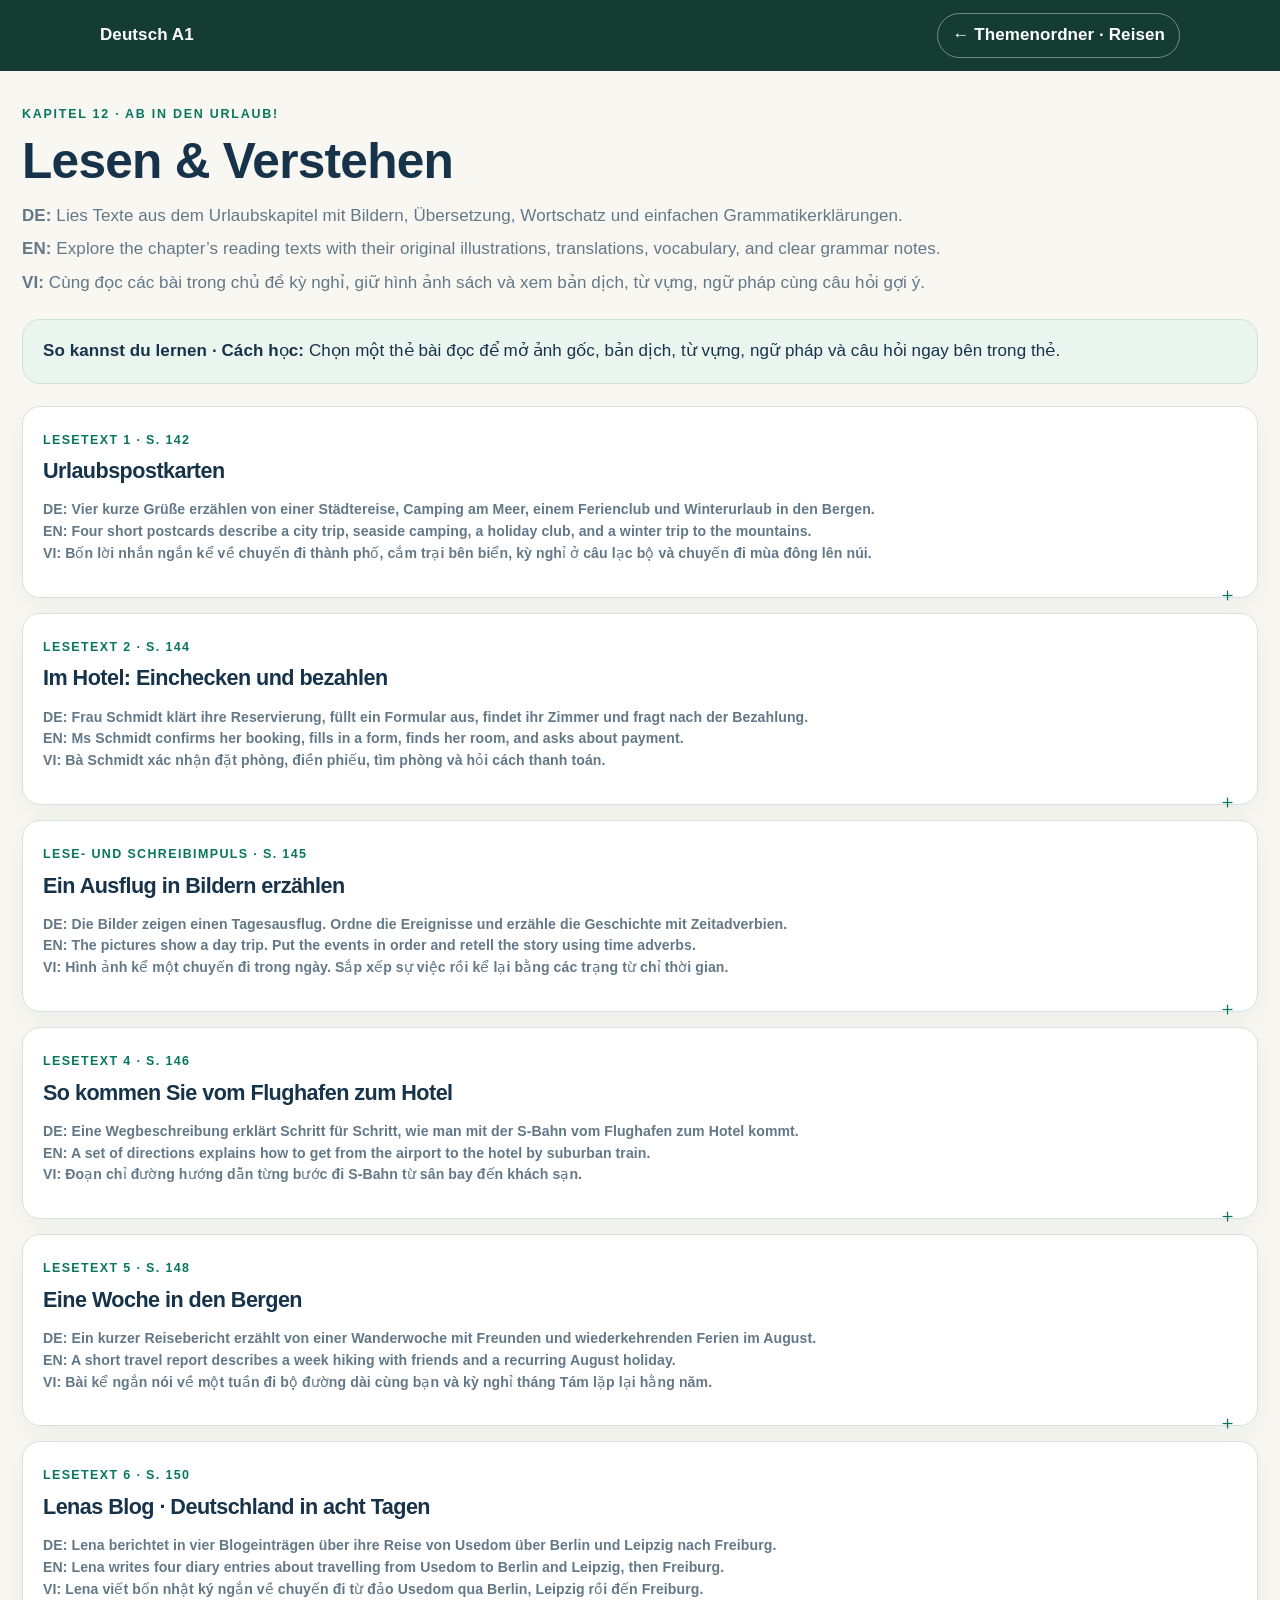
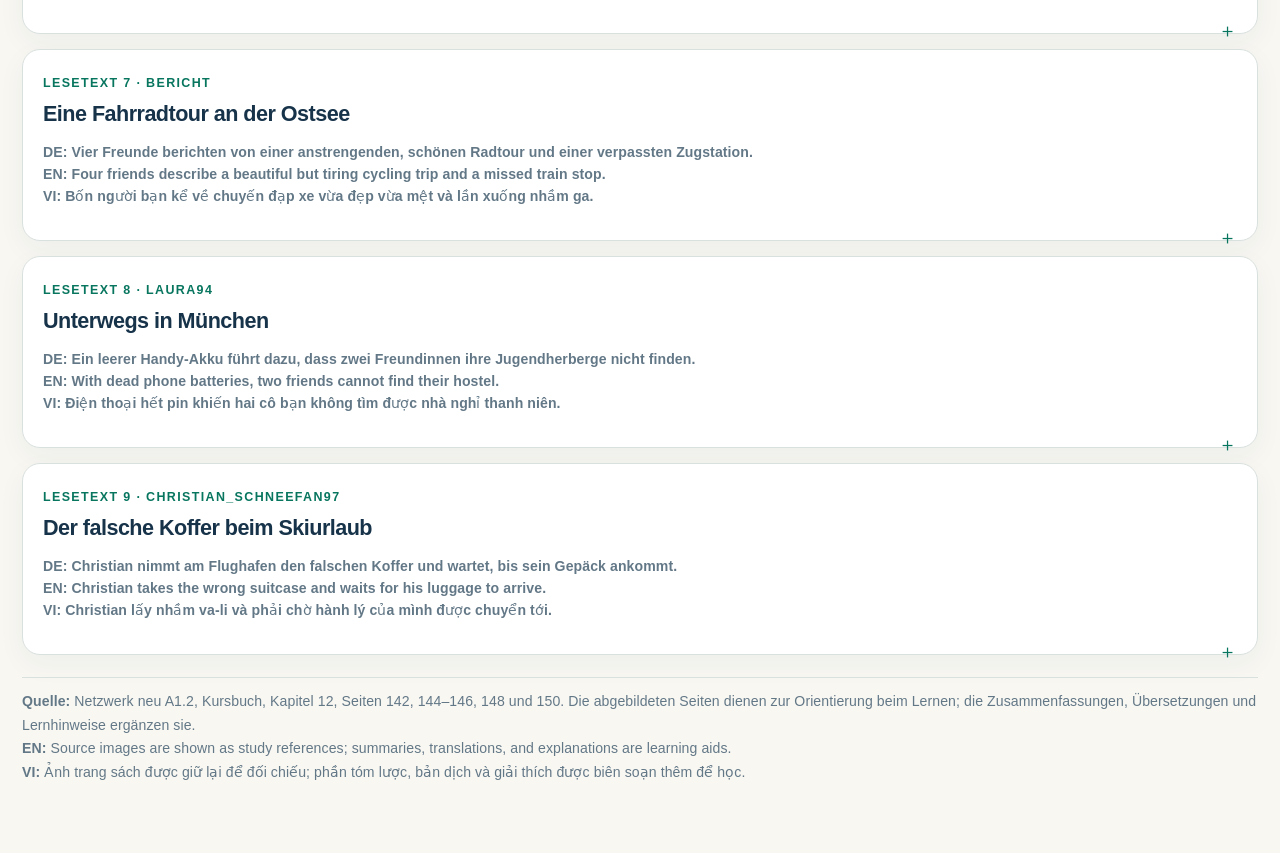
<file: lesen-urlaub.html>
<!doctype html>
<html lang="de">
<head>
<meta charset="utf-8"><meta name="viewport" content="width=device-width,initial-scale=1"><link rel="stylesheet" href="./assets/fonts/handbook-fonts.css">
<title>Lesen im Urlaub · Deutsch A1</title>
<style>
:root{--ink:#17334a;--muted:#637887;--line:#d9e1df;--paper:#f8f7f2;--card:#fff;--mint:#eaf5f0;--blue:#edf4fb;--green:#08765f;--shadow:0 9px 28px #1b3b4b0c}*{box-sizing:border-box}body{margin:0;background:var(--paper);color:var(--ink);font:17px/1.68 "Be Vietnam Pro", "Segoe UI", Arial, sans-serif}.top{background:#143c32;color:#fff;padding:13px max(20px,calc((100% - 1080px)/2));display:flex;justify-content:space-between;align-items:center;gap:16px}.top a{color:#fff;text-decoration:none;font-weight:700}.top .back{border:1px solid #ffffff66;border-radius:999px;padding:7px 14px}.wrap{max-width:1080px;margin:0 auto;padding:28px 22px 54px}.eyebrow{color:var(--green);font-size:.78rem;font-weight:800;letter-spacing:.14em;text-transform:uppercase}.hero h1{font-size:clamp(2rem,4vw,3.1rem);line-height:1.12;margin:7px 0 12px}.tri p{margin:5px 0;color:var(--muted)}.intro{margin:22px 0;background:var(--mint);border:1px solid #cce3d9;border-radius:18px;padding:17px 20px}.index{display:grid;grid-template-columns:repeat(auto-fit,minmax(230px,1fr));gap:13px;margin:24px 0}.index a{display:block;background:#fff;border:1px solid var(--line);border-radius:17px;box-shadow:var(--shadow);padding:17px 18px;color:var(--ink);text-decoration:none}.index a:hover{border-color:#67ad95;transform:translateY(-1px)}.index b{display:block;color:var(--green);font-size:1.05rem}.index span{color:var(--muted);font-size:.9rem}.lesson{display:block;background:var(--card);border:1px solid var(--line);border-radius:18px;box-shadow:var(--shadow);padding:0;margin-top:15px;scroll-margin-top:18px}.lesson-toggle>summary{cursor:pointer;list-style:none;padding:18px 20px}.lesson-toggle>summary::-webkit-details-marker{display:none}.lesson-toggle>summary h2{margin:5px 0 7px;font-size:1.35rem;letter-spacing:-.025em}.lesson-toggle[open]>summary{border-bottom:1px solid var(--line);background:var(--mint);border-radius:17px 17px 0 0}.lesson-body{padding:clamp(16px,3vw,26px)}.lesson-toggle>summary:after{content:"＋";float:right;color:var(--green);font-size:1.2rem;font-weight:600}.lesson-toggle[open]>summary:after{content:"−"}.say{border:1px solid #cbd9d3;background:#fffdf8;border-radius:12px;color:var(--green);font-weight:650;padding:7px 13px;cursor:pointer;font:inherit;font-size:.9rem;box-shadow:0 2px 5px #17334a0b}.say:hover{background:var(--mint)}.word{font-family:Inter,ui-sans-serif,system-ui,-apple-system,"Segoe UI",sans-serif;font-weight:400}.word>b{color:var(--green);font-size:1.02rem}.word small{font-size:.86rem;letter-spacing:.015em}.lesson h2{font-size:clamp(1.45rem,3vw,2rem);line-height:1.25;margin:6px 0}.meta{color:var(--muted);font-size:.93rem}.source{margin:18px 0}.source summary{font-weight:750;color:var(--green);cursor:pointer;padding:9px 0}.source figure{margin:8px 0}.source img{display:block;width:min(100%,760px);height:auto;margin:auto;border:1px solid var(--line);border-radius:10px;background:#fff}.source figcaption{font-size:.85rem;color:var(--muted);text-align:center;margin-top:7px}.block{border-radius:15px;padding:17px 19px;margin:17px 0}.block h3{margin:0 0 9px;font-size:1.15rem}.text{background:#f5f7f5}.translation{background:var(--blue)}.analysis{background:var(--mint)}.questions{border:1px solid var(--line);background:#fff}.sentence{padding:12px 0;border-bottom:1px solid var(--line)}.sentence:last-child{border:0}.sentence p{margin:4px 0}.vocab{display:grid;grid-template-columns:repeat(auto-fit,minmax(220px,1fr));gap:9px;margin-top:8px}.word{display:grid;gap:4px;border:1px solid #d7e4dc;background:#fff;border-radius:13px;padding:10px 12px;font-size:.92rem}.word small{font-family:ui-monospace,Consolas,monospace;color:var(--green)}.word .say{justify-self:start}.say{border:1px solid #cbd9d3;background:#fff;border-radius:999px;color:var(--green);font-weight:700;padding:4px 10px;cursor:pointer;font:inherit;font-size:.88rem}.q{padding:13px 0;border-bottom:1px solid var(--line)}.q:last-child{border:0}.q summary{font-weight:700;cursor:pointer}.answer{margin:10px 0 2px;padding:12px 14px;background:var(--blue);border-radius:12px}.backlink{display:inline-block;margin:18px 0 0;color:var(--green);font-weight:750;text-decoration:none}.notice{color:var(--muted);font-size:.88rem;border-top:1px solid var(--line);padding-top:12px;margin-top:22px}@media(max-width:650px){body{font-size:16px}.top{align-items:flex-start;flex-wrap:wrap}.wrap{padding:22px 14px}.block{padding:14px}.lesson{padding:0}}
.lesson-toggle>summary{font-family:"Be Vietnam Pro","Segoe UI",sans-serif}.lesson-toggle>summary .eyebrow{letter-spacing:.11em}.lesson-toggle>summary h2{font-weight:700}.lesson-toggle>summary .meta{font-size:.88rem;line-height:1.55}.block.translation h4{margin:14px 0 5px;font-size:.96rem;color:var(--green)}.block.translation h4:first-of-type{margin-top:4px}.say{font-family:"Be Vietnam Pro","Segoe UI",sans-serif!important;border-radius:13px!important;padding:7px 13px!important;font-weight:600!important;box-shadow:0 2px 5px #17334a0a}.word{font-family:"Be Vietnam Pro","Segoe UI",sans-serif}</style>
<style id="soft-type">
html{-webkit-text-size-adjust:100%;text-size-adjust:100%}
body,body *{font-family:"Avenir Next","Aptos","Segoe UI Variable","Segoe UI",sans-serif!important;font-synthesis:none}
body{font-weight:400;letter-spacing:.005em}
h1,h2,h3,h4,.eyebrow,.meta,b,strong,summary,button{font-weight:600!important}
h1,h2,h3,h4{letter-spacing:-.015em}
code,pre,kbd,samp,.word small{font-family:ui-monospace,SFMono-Regular,Consolas,monospace!important}
p,li,figcaption,summary,.meta{overflow-wrap:anywhere;word-break:normal}
.wrap,.hero,.tri,.intro,.lesson,.lesson-body,.source,.block,figure{min-width:0;max-width:100%}
img,video,iframe{max-width:100%;height:auto}
</style>
</head>
<body>
<header class="top"><a href="./index.html">Deutsch A1</a><a class="back" href="./deutsch-alltag.html?topic=reisen#folderContent">← Themenordner · Reisen</a></header>
<main class="wrap">
<section class="hero"><span class="eyebrow">Kapitel 12 · Ab in den Urlaub!</span><h1>Lesen & Verstehen</h1><div class="tri"><p><b>DE:</b> Lies Texte aus dem Urlaubskapitel mit Bildern, Übersetzung, Wortschatz und einfachen Grammatikerklärungen.</p><p><b>EN:</b> Explore the chapter’s reading texts with their original illustrations, translations, vocabulary, and clear grammar notes.</p><p><b>VI:</b> Cùng đọc các bài trong chủ đề kỳ nghỉ, giữ hình ảnh sách và xem bản dịch, từ vựng, ngữ pháp cùng câu hỏi gợi ý.</p></div></section>
<div class="intro"><b>So kannst du lernen · Cách học:</b> Chọn một thẻ bài đọc để mở ảnh gốc, bản dịch, từ vựng, ngữ pháp và câu hỏi ngay bên trong thẻ.</div>

<section class="lesson" id="postkarten"><details class="lesson-toggle"><summary><span class="eyebrow">Lesetext 1 · S. 142</span><h2>Urlaubspostkarten</h2><p class="meta"><b>DE:</b> Vier kurze Grüße erzählen von einer Städtereise, Camping am Meer, einem Ferienclub und Winterurlaub in den Bergen.<br><b>EN:</b> Four short postcards describe a city trip, seaside camping, a holiday club, and a winter trip to the mountains.<br><b>VI:</b> Bốn lời nhắn ngắn kể về chuyến đi thành phố, cắm trại bên biển, kỳ nghỉ ở câu lạc bộ và chuyến đi mùa đông lên núi.</p></summary><div class="lesson-body">
<details class="source" open><summary>📖 Originalseite mit Bildern ansehen · Xem trang sách gốc</summary><figure><img src="./assets/urlaub-readings/netzwerk-a12-s142.jpg" alt="Trang 142 của Kapitel 12 với bốn bưu thiếp kỳ nghỉ và hình minh họa"><figcaption>Netzwerk neu A1.2 · Kursbuch · gedruckte Seite 142</figcaption></figure></details>

<section class="block translation"><h3>Übersetzung · Bản dịch</h3><h4>EN · English</h4><p>The four postcards describe different holidays. Annette and Lia enjoy a theatre show, a harbour tour, and a musical in Hamburg. John camps by the Baltic Sea, where he reads, swims, and relaxes, although the sea is cold. Evelyn likes the friendly people, parties, food, and pool at her holiday club. Linus is delighted by the mountains and snow, even though the journey was long and the hotel is very nice.</p><h4>VI · Tiếng Việt</h4><p>Bốn tấm bưu thiếp kể về những kỳ nghỉ khác nhau. Annette và Lia thích buổi diễn ở nhà hát, chuyến tham quan cảng và buổi nhạc kịch tại Hamburg. John cắm trại bên biển Baltic, đọc sách, bơi và nghỉ ngơi dù nước biển lạnh. Evelyn thích mọi người thân thiện, các buổi tiệc, đồ ăn và hồ bơi ở câu lạc bộ nghỉ dưỡng. Linus vui vì núi và tuyết, dù chuyến đi dài và khách sạn đông đúc.</p></section>
<section class="block analysis"><h3>Wortschatz & Grammatik · Từ vựng và ngữ pháp</h3><p><b>Grammatik:</b> <i>denn</i> nối hai ý giải thích lý do và không đẩy động từ xuống cuối: <i>Das war super, denn das Wasser ist nicht kalt.</i> Sau <i>denn</i> vẫn là câu chính: chủ ngữ + động từ chia. Với <i>aber</i> cũng vậy: <i>Das Hotel ist toll, aber die Fahrt war lang.</i></p><p><b>EN:</b> <i>denn</i> (“because/for”) joins two main clauses, so the verb stays in second position. <i>aber</i> (“but”) also connects main clauses.</p><p><b>VI:</b> Mẹo nhớ: sau <i>denn</i> và <i>aber</i>, cứ giữ trật tự câu chính; động từ chia vẫn ở vị trí thứ hai. Dấu phẩy đứng trước từ nối: <i>…, denn …</i> / <i>…, aber …</i>.</p><p><b>Wortschatz:</b></p><div class="vocab"><span class="word">der Norden · north · miền Bắc</span><span class="word">die Hafenrundfahrt · harbour tour · chuyến tham quan cảng</span><span class="word">das Zelt · tent · lều</span><span class="word">der Pool · swimming pool · hồ bơi</span><span class="word">der Schnee · snow · tuyết</span></div></section>
<section class="block questions"><h3>Fragen zum Text · Câu hỏi và gợi ý trả lời</h3><div class="q"><details><summary>1. Welche Karte passt zu einer Städtereise? · Bưu thiếp nào nói về chuyến đi thành phố?</summary><div class="answer"><b>Gợi ý:</b> A. Tìm các từ <i>Hafenrundfahrt</i> và <i>Musical</i>.<br><b>DE:</b> Karte A, weil dort ein Hafenbesuch und ein Musical genannt werden.<br><b>EN:</b> Card A, because it mentions a harbour tour and a musical.<br><b>VI:</b> Chọn A vì có nhắc chuyến tham quan cảng và nhạc kịch.</div></details></div><div class="q"><details><summary>2. Was macht die Person an der Ostsee? · Người đi biển Baltic làm gì?</summary><div class="answer"><b>DE:</b> Sie liest, schwimmt und entspannt im Zelt am Wasser.<br><b>EN:</b> They read, swim, and relax in a tent near the water.<br><b>VI:</b> Người đó đọc sách, bơi và thư giãn trong lều gần mặt nước.<br><b>Vì sao:</b> Đây là các hoạt động được nêu trực tiếp trong Karte B.</div></details></div><div class="q"><details><summary>3. Warum ist Linus trotzdem zufrieden? · Vì sao Linus vẫn vui?</summary><div class="answer"><b>DE:</b> Er freut sich über die Berge und den Schnee; das Hotel ist auch toll.<br><b>EN:</b> He is happy about the mountains and snow, and he likes the hotel too.<br><b>VI:</b> Cậu ấy vui vì có núi và tuyết; khách sạn cũng rất tuyệt.</div></details></div></section></div></details></section>

<section class="lesson" id="hotel"><details class="lesson-toggle"><summary><span class="eyebrow">Lesetext 2 · S. 144</span><h2>Im Hotel: Einchecken und bezahlen</h2><p class="meta"><b>DE:</b> Frau Schmidt klärt ihre Reservierung, füllt ein Formular aus, findet ihr Zimmer und fragt nach der Bezahlung.<br><b>EN:</b> Ms Schmidt confirms her booking, fills in a form, finds her room, and asks about payment.<br><b>VI:</b> Bà Schmidt xác nhận đặt phòng, điền phiếu, tìm phòng và hỏi cách thanh toán.</p></summary><div class="lesson-body"><details class="source" open><summary>📖 Originalseite mit Bildern ansehen · Xem trang sách gốc</summary><figure><img src="./assets/urlaub-readings/netzwerk-a12-s144.jpg" alt="Trang sách Netzwerk trang 144 về hội thoại ở khách sạn"><figcaption>Kursbuch · gedruckte Seite 144</figcaption></figure></details>
<article class="block text"><h3>Gesprächsinhalt · Nội dung hội thoại</h3><p><b>DE:</b> Frau Schmitt hat zunächst ein Zimmer reserviert. An der Rezeption wird die Reservierung geprüft: Es ist ein Doppelzimmer bis Sonntag. Sie füllt die Anmeldung aus, zeigt ihren Pass und unterschreibt. Danach bekommt sie Zimmer 469 im vierten Stock. Der Aufzug ist vorn rechts; Frühstück gibt es von 7 bis 10 Uhr neben der Rezeption. Sie fragt nach Kartenzahlung und kann mit Karte oder bar zahlen.</p></article><section class="block translation"><h3>Übersetzung · Bản dịch</h3><h4>EN · English</h4><p>Ms Schmitt initially reserved a room. At reception, they check the booking: it is a double room until Sunday. She fills in the registration form, shows her passport, and signs. She is given room 469 on the fourth floor. The lift is at the front on the right. Breakfast is served from 7 to 10 in the restaurant next to reception. She asks if she can pay by credit card and is told she can pay by card or in cash.</p><h4>VI · Tiếng Việt</h4><p>Bà Schmitt ban đầu nói mình đã đặt một phòng. Tại quầy lễ tân, nhân viên kiểm tra lại: đó là phòng đôi đến Chủ nhật. Bà điền phiếu đăng ký, đưa hộ chiếu rồi ký tên. Bà nhận phòng số 469 ở tầng bốn. Thang máy ở phía trước bên phải. Bữa sáng phục vụ từ 7 đến 10 giờ tại nhà hàng cạnh quầy lễ tân. Bà hỏi có thể trả bằng thẻ tín dụng không; nhân viên trả lời có thể trả bằng thẻ hoặc tiền mặt.</p></section>
<section class="block analysis"><h3>Wortschatz & Grammatik</h3><p><b>Modalverb können:</b> <i>Kann ich mit Kreditkarte zahlen?</i> Sau động từ đã chia <i>kann</i> đặt chủ ngữ <i>ich</i>; động từ chính <i>zahlen</i> ở nguyên mẫu và đứng cuối câu.</p><p><b>EN:</b> With the modal verb <i>können</i>, the conjugated verb comes second and the main verb stays in the infinitive at the end.</p><p><b>VI:</b> Đây là mẫu hữu ích khi hỏi về khả năng/thanh toán: “Tôi có thể trả bằng thẻ không?”. <i>im vierten Stock</i> dùng Dativ sau <i>in</i> vì chỉ vị trí. <i>von 7 bis 10 Uhr</i> nói khoảng thời gian.</p><div class="vocab"><span class="word">das Einzelzimmer · single room · phòng đơn</span><span class="word">das Doppelzimmer · double room · phòng đôi</span><span class="word">die Anmeldung · registration form · phiếu đăng ký</span><span class="word">der Aufzug · lift · thang máy</span><span class="word">die Kreditkarte · credit card · thẻ tín dụng</span><span class="word">bar zahlen · pay in cash · trả bằng tiền mặt</span><p><b>Zusatzübung mit man:</b> <i>In der Altstadt kann man viele Restaurants finden.</i> <i>man</i> heißt „people/one“ allgemein. Mit Modalverb <i>kann</i> bleibt <i>finden</i> am Satzende.</p><p><b>EN:</b> In the related exercise, <i>man</i> means people in general. With <i>können</i>, the infinitive stays at the end.</p><p><b>VI:</b> <i>man</i> chỉ người nói chung, không chỉ một ai cụ thể. Có động từ khuyết thiếu <i>kann</i> thì động từ chính <i>finden</i> về cuối câu.</p></div></section>
<section class="block questions"><h3>Fragen zum Gespräch · Câu hỏi và gợi ý</h3><div class="q"><details><summary>1. Wo liegt das Zimmer? · Phòng nằm ở đâu?</summary><div class="answer"><b>DE:</b> Im vierten Stock; der Aufzug ist vorn rechts.<br><b>EN:</b> On the fourth floor; the lift is at the front on the right.<br><b>VI:</b> Ở tầng bốn; thang máy ở phía trước bên phải.<br><b>Vì sao:</b> Nhân viên nói rõ vị trí phòng và hướng thang máy.</div></details></div><div class="q"><details><summary>2. Wann gibt es Frühstück? · Bữa sáng phục vụ khi nào?</summary><div class="answer"><b>DE:</b> Von 7 bis 10 Uhr.<br><b>EN:</b> From 7 to 10 a.m.<br><b>VI:</b> Từ 7 đến 10 giờ sáng.<br><b>Gợi ý tìm ý:</b> Tìm cụm thời gian trong đoạn hội thoại.</div></details></div><div class="q"><details><summary>3. Wie kann Frau Schmidt bezahlen? · Bà Schmidt có thể trả bằng cách nào?</summary><div class="answer"><b>DE:</b> Mit Karte oder bar.<br><b>EN:</b> By card or in cash.<br><b>VI:</b> Bằng thẻ hoặc tiền mặt.</div></details></div></section></div></details></section>

<section class="lesson" id="bildgeschichte"><details class="lesson-toggle"><summary><span class="eyebrow">Lese- und Schreibimpuls · S. 145</span><h2>Ein Ausflug in Bildern erzählen</h2><p class="meta"><b>DE:</b> Die Bilder zeigen einen Tagesausflug. Ordne die Ereignisse und erzähle die Geschichte mit Zeitadverbien.<br><b>EN:</b> The pictures show a day trip. Put the events in order and retell the story using time adverbs.<br><b>VI:</b> Hình ảnh kể một chuyến đi trong ngày. Sắp xếp sự việc rồi kể lại bằng các trạng từ chỉ thời gian.</p></summary><div class="lesson-body"><details class="source" open><summary>🖼️ Originalseite mit Bildern ansehen · Xem trang sách gốc</summary><figure><img src="./assets/urlaub-readings/netzwerk-a12-s145.jpg" alt="Trang bài tập hình ảnh kể chuyến đi, cung điện, quán bia và sân vận động"><figcaption>Kursbuch · gedruckte Seite 145</figcaption></figure></details><article class="block text"><h3>Bildfolge · Trình tự câu chuyện mẫu</h3><p><b>DE:</b> Mark und Benno stehen früh auf. Zuerst fahren sie mit dem Auto nach München. Dort besichtigen sie Schloss Nymphenburg. Danach gehen sie shoppen. Später treffen sie Freunde im Biergarten und essen etwas. Zum Schluss gehen sie ins Stadion und sehen ein Spiel.</p><p><b>EN:</b> Mark and Benno get up early. First they drive to Munich. There they visit Nymphenburg Palace. Afterwards they go shopping. Later they meet friends in a beer garden and have something to eat. Finally they go to the stadium and watch a match.</p><p><b>VI:</b> Mark và Benno dậy sớm. Đầu tiên họ lái xe đến Munich. Ở đó họ tham quan cung điện Nymphenburg. Sau đó họ đi mua sắm. Tiếp theo, họ gặp bạn ở vườn bia và ăn chút gì đó. Cuối cùng, họ đến sân vận động xem một trận đấu.</p></article><section class="block analysis"><h3>Ngữ pháp dễ nhớ</h3><p><b>zuerst – danach – später – zum Schluss</b> giúp người nghe theo dõi thứ tự. Động từ thường đặt ở vị trí thứ hai: <i>Zuerst fahren sie …</i> (từ chỉ thời gian đứng đầu, nên động từ <i>fahren</i> đứng ngay sau đó).</p><p><b>EN:</b> These time adverbs make a story easy to follow. When one comes first, the conjugated verb still stays in position two.</p><p><b>VI:</b> Mẹo: mở câu bằng “Zuerst” thì đặt ngay động từ đã chia tiếp theo: <i>Zuerst fahren sie</i>, không nói <i>Zuerst sie fahren</i>.</p></section><section class="block questions"><h3>Aufgabe · Bài tập và gợi ý</h3><div class="q"><details><summary>1. Was machen Mark und Benno zuerst? · Họ làm gì đầu tiên?</summary><div class="answer"><b>DE:</b> Sie fahren mit dem Auto nach München.<br><b>VI:</b> Họ lái xe đến Munich.<br><b>Cách tìm:</b> Xem hình số 1 và câu mẫu ghi dưới hình.</div></details></div><div class="q"><details><summary>2. Was machen sie danach? · Sau đó họ làm gì?</summary><div class="answer"><b>DE:</b> Sie besichtigen Schloss Nymphenburg.<br><b>EN:</b> They visit Nymphenburg Palace.<br><b>VI:</b> Họ tham quan cung điện Nymphenburg.</div></details></div><div class="q"><details><summary>3. Schreibe zwei Sätze mit „danach“ und „zum Schluss“. · Hãy viết hai câu.</summary><div class="answer"><b>Mẫu:</b> Danach treffen sie Freunde im Biergarten. Zum Schluss sehen sie ein Spiel im Stadion.<br><b>VI:</b> Sau đó họ gặp bạn ở vườn bia. Cuối cùng họ xem một trận đấu ở sân vận động.</div></details></div></section></div></details></section>

<section class="lesson" id="weg"><details class="lesson-toggle"><summary><span class="eyebrow">Lesetext 4 · S. 146</span><h2>So kommen Sie vom Flughafen zum Hotel</h2><p class="meta"><b>DE:</b> Eine Wegbeschreibung erklärt Schritt für Schritt, wie man mit der S-Bahn vom Flughafen zum Hotel kommt.<br><b>EN:</b> A set of directions explains how to get from the airport to the hotel by suburban train.<br><b>VI:</b> Đoạn chỉ đường hướng dẫn từng bước đi S-Bahn từ sân bay đến khách sạn.</p></summary><div class="lesson-body"><details class="source" open><summary>📖 Originalseite mit Weg-Symbolen ansehen · Xem bài và ký hiệu chỉ đường</summary><figure><img src="./assets/urlaub-readings/netzwerk-a12-s146.jpg" alt="Trang bài đọc điền từ chỉ đường từ sân bay tới khách sạn"><figcaption>Kursbuch · gedruckte Seite 146</figcaption></figure></details><article class="block text"><h3>Inhalt · Nội dung đoạn chỉ đường</h3><p><b>DE:</b> Nach Ihrer Ankunft am Flughafen nehmen Sie die S-Bahn ins Zentrum. Die Haltestelle für die S-Bahn ist neben dem Flughafen. Gehen Sie aus dem Flughafen und direkt nach dem Ausgang nach links. Die S-Bahn zum Zentrum fährt von Gleis 1 ab, alle zehn Minuten. Am Bahnhof steigen Sie in die S-Bahn Nummer 5 um. Sie fährt am gegenüberliegenden Bahnsteig ab. Fahren Sie eine Station und steigen Sie an der Haltestelle Maximilianstraße aus. Das Hotel liegt 50 Meter rechts an der Ecke.</p><p><b>EN:</b> When you arrive at the airport, take the suburban train to the city centre. The station is next to the airport. Leave the airport and turn left just after the exit. The train to the centre departs from platform 1 every ten minutes. At the station, change to suburban train number 5 on the opposite platform. Go one stop and get off at Maximilianstraße. The hotel is 50 metres to the right, on the corner.</p><p><b>VI:</b> Sau khi đến sân bay, đi S-Bahn vào trung tâm. Ga S-Bahn nằm cạnh sân bay. Ra khỏi sân bay rồi rẽ trái ngay sau lối ra. Tàu vào trung tâm khởi hành từ sân ga số 1, cứ mười phút có một chuyến. Tại nhà ga, đổi sang S-Bahn số 5 ở sân ga đối diện. Đi một ga rồi xuống tại Maximilianstraße. Khách sạn ở bên phải, ngay góc phố, cách 50 mét.</p></article><section class="block analysis"><h3>Wortschatz & Grammatik</h3><p><b>Imperativ lịch sự:</b> <i>Nehmen Sie …, Gehen Sie …, Steigen Sie …</i> là cách hướng dẫn lịch sự với <i>Sie</i>. Động từ đứng đầu câu. <i>umsteigen</i> là động từ tách: <i>Sie steigen in die S-Bahn um.</i></p><p><b>EN:</b> Formal directions use the polite imperative. Separable <i>umsteigen</i> splits in a main clause: <i>steigen … um</i>.</p><p><b>VI:</b> Các từ chỉ hướng: <i>links</i> = trái, <i>rechts</i> = phải, <i>geradeaus</i> = thẳng, <i>aussteigen</i> = xuống xe, <i>umsteigen</i> = đổi tuyến.</p><div class="vocab"><span class="word">der Flughafen · airport · sân bay</span><span class="word">die Haltestelle · stop · trạm</span><span class="word">die S-Bahn · suburban train · tàu nội đô</span><span class="word">aussteigen · get off · xuống xe</span><span class="word">umsteigen · change trains · đổi tàu</span></div></section><section class="block questions"><h3>Fragen zum Weg · Câu hỏi và gợi ý</h3><div class="q"><details><summary>1. Welche Bahn nehmen Sie zuerst? · Đầu tiên đi tàu nào?</summary><div class="answer"><b>DE:</b> Zuerst nehmen Sie die S-Bahn ins Zentrum.<br><b>VI:</b> Đầu tiên đi S-Bahn vào trung tâm.</div></details></div><div class="q"><details><summary>2. Wo steigen Sie in die S-Bahn Nummer 5 um? · Đổi sang tuyến số 5 ở đâu?</summary><div class="answer"><b>DE:</b> Am Bahnhof.<br><b>EN:</b> At the station.<br><b>VI:</b> Ở nhà ga.</div></details></div><div class="q"><details><summary>3. Wo liegt das Hotel? · Khách sạn nằm ở đâu?</summary><div class="answer"><b>DE:</b> Es liegt 50 Meter nach der Ecke rechts.<br><b>VI:</b> Khách sạn nằm bên phải, cách góc phố 50 mét.</div></details></div></section></div></details></section>

<section class="lesson" id="reisebericht"><details class="lesson-toggle"><summary><span class="eyebrow">Lesetext 5 · S. 148</span><h2>Eine Woche in den Bergen</h2><p class="meta"><b>DE:</b> Ein kurzer Reisebericht erzählt von einer Wanderwoche mit Freunden und wiederkehrenden Ferien im August.<br><b>EN:</b> A short travel report describes a week hiking with friends and a recurring August holiday.<br><b>VI:</b> Bài kể ngắn nói về một tuần đi bộ đường dài cùng bạn và kỳ nghỉ tháng Tám lặp lại hằng năm.</p></summary><div class="lesson-body"><details class="source" open><summary>📖 Originaltext und Übung ansehen · Xem bài đọc gốc và bài tập</summary><figure><img src="./assets/urlaub-readings/netzwerk-a12-s148.jpg" alt="Trang bài đọc đi bộ đường dài và bài tập giới từ thời gian"><figcaption>Kursbuch · gedruckte Seite 148</figcaption></figure></details><article class="block text"><h3>Reisebericht · Bài kể chuyến đi</h3><p><b>DE:</b> Im Sommer war ich wieder für eine Woche mit Freunden in den Bergen. Das war super, wir waren wandern. Jeden Morgen sind wir vor sieben Uhr aufgestanden. Nach dem Frühstück sind wir sofort losgegangen. Jeden Tag sind wir 15 bis 20 Kilometer gewandert. Am Abend waren wir alle müde und haben sofort geschlafen. Wir machen diesen Wanderurlaub seit vier Jahren immer im August. Nächstes Jahr gehen wir auch wieder in die Berge.</p><p><b>EN:</b> In summer, I went to the mountains again with friends for a week. It was great; we went hiking. Every morning we got up before seven. After breakfast, we set off straight away. We hiked 15 to 20 kilometres each day. In the evening, we were all tired and went straight to sleep. We have been taking this hiking holiday every August for four years. Next year, we are going to the mountains again.</p><p><b>VI:</b> Mùa hè, tôi lại đi núi một tuần cùng bạn bè. Chuyến đi rất tuyệt, chúng tôi đi bộ đường dài. Mỗi sáng chúng tôi dậy trước 7 giờ. Sau bữa sáng, chúng tôi đi ngay. Mỗi ngày chúng tôi đi bộ 15–20 km. Buổi tối ai cũng mệt nên ngủ ngay. Chúng tôi đi nghỉ kiểu này vào tháng Tám suốt bốn năm nay. Năm sau chúng tôi lại lên núi.</p></article><section class="block analysis"><h3>Grammatik: Zeitpräpositionen</h3><p><b>vor sieben Uhr</b> = trước 7 giờ; <b>nach dem Frühstück</b> = sau bữa sáng; <b>am Abend</b> = vào buổi tối; <b>seit vier Jahren</b> = suốt bốn năm nay; <b>im August</b> = vào tháng Tám. Sau <i>seit</i> dùng Dativ: <i>seit vier Jahren</i>. Câu <i>Wir machen … seit vier Jahren</i> dùng hiện tại vì hoạt động vẫn còn tiếp diễn.</p><p><b>EN:</b> These prepositions place events in time. <i>seit</i> takes the dative and describes something that began in the past and continues now.</p><p><b>VI:</b> Mẹo nhớ: <i>vor/nach</i> đặt mốc trước/sau; <i>am Abend</i> là cụm cố định cho buổi trong ngày; <i>seit</i> = bắt đầu từ trước và còn kéo dài đến hiện tại.</p></section><section class="block questions"><h3>Fragen zum Bericht · Câu hỏi và gợi ý</h3><div class="q"><details><summary>1. Wie lange war die Person in den Bergen? · Người đó ở núi bao lâu?</summary><div class="answer"><b>DE:</b> Eine Woche.<br><b>EN:</b> For one week.<br><b>VI:</b> Một tuần.<br><b>Gợi ý:</b> Tìm cụm <i>für eine Woche</i> ở câu đầu.</div></details></div><div class="q"><details><summary>2. Wann sind die Freunde aufgestanden? · Họ dậy lúc nào?</summary><div class="answer"><b>DE:</b> Sie sind jeden Morgen vor sieben Uhr aufgestanden.<br><b>EN:</b> They got up before seven every morning.<br><b>VI:</b> Sáng nào họ cũng dậy trước 7 giờ.</div></details></div><div class="q"><details><summary>3. Wie lange machen sie diesen Urlaub schon? · Họ đã đi kỳ nghỉ này bao lâu rồi?</summary><div class="answer"><b>DE:</b> Seit vier Jahren.<br><b>EN:</b> For four years.<br><b>VI:</b> Suốt bốn năm nay. <i>seit</i> cho biết khoảng thời gian vẫn tiếp tục đến hiện tại.</div></details></div></section></div></details></section>

<section class="lesson" id="lenablog"><details class="lesson-toggle"><summary><span class="eyebrow">Lesetext 6 · S. 150</span><h2>Lenas Blog · Deutschland in acht Tagen</h2><p class="meta"><b>DE:</b> Lena berichtet in vier Blogeinträgen über ihre Reise von Usedom über Berlin und Leipzig nach Freiburg.<br><b>EN:</b> Lena writes four diary entries about travelling from Usedom to Berlin and Leipzig, then Freiburg.<br><b>VI:</b> Lena viết bốn nhật ký ngắn về chuyến đi từ đảo Usedom qua Berlin, Leipzig rồi đến Freiburg.</p></summary><div class="lesson-body"><details class="source" open><summary>📖 Originalseite mit Fotos ansehen · Xem trang gốc và ảnh</summary><figure><img src="./assets/urlaub-readings/netzwerk-a12-s150.jpg" alt="Trang Lenas Blog với bốn ảnh và đoạn nhật ký du lịch"><figcaption>Kursbuch · gedruckte Seite 150 · vier Reiseeinträge</figcaption></figure></details><article class="block text"><h3>Die vier Stationen · Bốn chặng hành trình</h3><div class="sentence"><p><b>01.08 · Usedom:</b> Lena ist auf der Insel Usedom an der Ostsee. Sie mag die Strände und das ruhige Wasser, schwimmt gern und freut sich auf den nächsten Tag.</p><p><b>EN:</b> Lena is on Usedom, an island in the Baltic Sea. She likes the beaches and calm water, enjoys swimming, and looks forward to the next day.</p><p><b>VI:</b> Lena ở trên một hòn đảo ở biển Baltic. Cô thích bãi biển và mặt nước yên, thích bơi và mong chờ ngày hôm sau.</p></div><div class="sentence"><p><b>03.08 · Berlin:</b> Lena erlebt eine große, lebendige Stadt. Sie sieht viele Menschen, Restaurants und Museen und plant einen Besuch im Pergamonmuseum.</p><p><b>EN:</b> Lena experiences a large, lively city. She sees people, restaurants, and museums and plans to visit the Pergamon Museum.</p><p><b>VI:</b> Lena trải nghiệm thành phố lớn, nhộn nhịp; cô thấy nhiều người, nhà hàng, bảo tàng và dự định thăm Bảo tàng Pergamon.</p></div><div class="sentence"><p><b>05.08 · Leipzig:</b> Sie entdeckt Sehenswürdigkeiten wie die Thomaskirche und das Gewandhaus. Sie findet die Stadt schön und genießt das Wasser.</p><p><b>EN:</b> She discovers sights such as St Thomas’s Church and the Gewandhaus. She likes the city and enjoys the water.</p><p><b>VI:</b> Cô khám phá các điểm nổi tiếng như nhà thờ St. Thomas và nhà hát Gewandhaus. Cô thấy thành phố đẹp và thích ngắm nước.</p></div><div class="sentence"><p><b>08.08 · Freiburg:</b> Lena trifft Freunde und verbringt den Tag draußen. Sie probiert ein Stück Schwarzwälder Kirschtorte; am nächsten Morgen fährt sie weiter.</p><p><b>EN:</b> Lena meets friends and spends the day outdoors. She tries a slice of Black Forest cherry cake and leaves the next morning.</p><p><b>VI:</b> Lena gặp bạn và dành cả ngày ở ngoài trời. Cô thử bánh anh đào Rừng Đen; sáng hôm sau cô lên đường tiếp.</p></div></article><section class="block analysis"><h3>Wortschatz & Grammatik</h3><p><b>Perfekt kể chuyến đi:</b> <i>Lena ist … gefahren / hat … besucht.</i> Dùng <i>sein</i> với nhiều động từ chỉ di chuyển như <i>fahren</i>; dùng <i>haben</i> với hành động có tân ngữ như <i>ein Museum besuchen</i>.</p><p><b>EN:</b> The present perfect is common in spoken travel reports. Many movement verbs use <i>sein</i>; verbs with a direct object commonly use <i>haben</i>.</p><p><b>VI:</b> Mẹo: hỏi “có di chuyển từ nơi này sang nơi khác không?” để đoán <i>sein</i> với <i>fahren</i>; còn <i>besuchen</i> có đối tượng được thăm nên dùng <i>haben</i>: <i>Sie hat das Museum besucht.</i></p><div class="vocab"><span class="word">die Insel · island · hòn đảo</span><span class="word">der Strand · beach · bãi biển</span><span class="word">die Sehenswürdigkeit · sight · điểm tham quan</span><span class="word">das Gewandhaus · concert hall · nhà hát Gewandhaus</span><span class="word">die Kirschtorte · cherry cake · bánh anh đào</span><span class="word">weiterfahren · continue travelling · đi tiếp</span></div><p><b>Überschriften zuordnen · Đáp án tiêu đề:</b> 01.08 = <i>Die Reise beginnt</i>; 03.08 = <i>Leben in der Großstadt</i>; 05.08 = <i>Ein Tag in der Musikstadt</i>; 08.08 = <i>Natur – und viele Menschen</i>.</p></section><section class="block questions"><h3>Fragen zum Blog · Câu hỏi và gợi ý</h3><div class="q"><details><summary>1. Was macht Lena auf Usedom gern? · Lena thích làm gì ở Usedom?</summary><div class="answer"><b>DE:</b> Sie geht gern schwimmen und genießt den Strand.<br><b>EN:</b> She enjoys swimming and the beach.<br><b>VI:</b> Cô thích bơi và tận hưởng bãi biển.<br><b>Vì sao:</b> Đoạn 01.08 nhắc bãi biển, nước và việc bơi.</div></details></div><div class="q"><details><summary>2. Welche Stadt besucht Lena am 05.08? · Ngày 05.08 Lena thăm thành phố nào?</summary><div class="answer"><b>DE:</b> Leipzig. Die Thomaskirche und das Gewandhaus sind Hinweise darauf.<br><b>VI:</b> Leipzig. Nhà thờ Thomaskirche và Gewandhaus là manh mối nhận ra thành phố.</div></details></div><div class="q"><details><summary>3. Was macht Lena am 08.08? · Ngày 08.08 Lena làm gì?</summary><div class="answer"><b>DE:</b> Sie trifft Freunde in Freiburg und probiert Schwarzwälder Kirschtorte.<br><b>EN:</b> She meets friends in Freiburg and tries Black Forest cherry cake.<br><b>VI:</b> Cô gặp bạn ở Freiburg và thử bánh anh đào Rừng Đen.</div></details></div></section></div></details></section>

<section class="lesson" id="ostsee"><details class="lesson-toggle"><summary><span class="eyebrow">Lesetext 7 · Bericht</span><h2>Eine Fahrradtour an der Ostsee</h2><p class="meta"><b>DE:</b> Vier Freunde berichten von einer anstrengenden, schönen Radtour und einer verpassten Zugstation.<br><b>EN:</b> Four friends describe a beautiful but tiring cycling trip and a missed train stop.<br><b>VI:</b> Bốn người bạn kể về chuyến đạp xe vừa đẹp vừa mệt và lần xuống nhầm ga.</p></summary><div class="lesson-body"><figure><img src="./assets/urlaub-readings/ostsee-bericht.png" alt="Ảnh và bài viết về chuyến đạp xe ở biển Baltic" style="display:block;max-width:100%;height:auto;border-radius:12px;margin:auto"></figure><section class="block translation"><h3>Übersetzung · Bản dịch</h3><h4>EN · English</h4><p>In autumn, four friends and I spent a week on the Baltic Sea. We cycled 300 kilometres from Stralsund to Lübeck. We stayed in guesthouses and always set off right after breakfast. The tour was wonderful but tiring. After a week, we took the train home. We were all exhausted and fell asleep, so we missed our station. The conductor woke us shortly before Kassel. We visited some friends there and then travelled 150 kilometres back—by train, of course.</p><h4>VI · Tiếng Việt</h4><p>Mùa thu, tôi cùng bốn người bạn ở biển Baltic một tuần. Chúng tôi đạp xe 300 km từ Stralsund đến Lübeck. Chúng tôi ngủ ở các nhà nghỉ và luôn khởi hành ngay sau bữa sáng. Chuyến đi rất đẹp nhưng cũng mệt. Sau một tuần, chúng tôi đi tàu về nhà. Ai cũng mệt rã rời nên ngủ thiếp đi và lỡ ga xuống. Người soát vé đánh thức chúng tôi ngay trước Kassel. Chúng tôi ghé thăm vài người quen ở đó rồi đi tàu ngược lại 150 km, dĩ nhiên là bằng tàu.</p></section><section class="block analysis"><h3>Wortschatz & Grammatik</h3><p>Trong bài kể quá khứ, chuyển động như <i>sind … gefahren / losgefahren</i> thường dùng <i>sein</i>; hành động như <i>haben übernachtet / verpasst / besucht</i> dùng <i>haben</i>. <i>Nach dem Frühstück</i> = sau bữa sáng (Dativ). <i>den Bahnhof verpassen</i> = lỡ ga.</p><p><b>EN:</b> In this past travel story, movement verbs use <i>sein</i>; activities such as staying overnight or visiting use <i>haben</i>. <i>Nach</i> takes the dative here.</p><p><b>VI:</b> Mẹo nhớ: đi từ nơi này sang nơi khác → thường dùng <i>sein</i>; làm một việc hoặc tác động lên đối tượng → thường dùng <i>haben</i>.</p></section><section class="block questions"><h3>Fragen zum Bericht · Câu hỏi và gợi ý</h3><p><b>1. Wie weit sind sie mit dem Fahrrad gefahren? · Họ đạp xe bao xa?</b><br>DE: 300 Kilometer, von Stralsund bis Lübeck.<br>EN: 300 kilometres, from Stralsund to Lübeck.<br>VI: 300 km, từ Stralsund đến Lübeck.</p><p><b>2. Warum haben sie ihren Bahnhof verpasst? · Vì sao họ lỡ ga?</b><br>DE: Sie waren müde, sind eingeschlafen und haben den Bahnhof verpasst.<br>EN: They were tired, fell asleep, and missed their station.<br>VI: Họ mệt, ngủ thiếp đi nên lỡ ga.</p></section></div></details></section>
<section class="lesson" id="muenchen"><details class="lesson-toggle"><summary><span class="eyebrow">Lesetext 8 · Laura94</span><h2>Unterwegs in München</h2><p class="meta"><b>DE:</b> Ein leerer Handy-Akku führt dazu, dass zwei Freundinnen ihre Jugendherberge nicht finden.<br><b>EN:</b> With dead phone batteries, two friends cannot find their hostel.<br><b>VI:</b> Điện thoại hết pin khiến hai cô bạn không tìm được nhà nghỉ thanh niên.</p></summary><div class="lesson-body"><figure><img src="./assets/urlaub-readings/muenchen-bericht.png" alt="Ảnh và bài viết của Laura94 về chuyến đi Munich" style="display:block;max-width:100%;height:auto;border-radius:12px;margin:auto"></figure><section class="block translation"><h3>Übersetzung · Bản dịch</h3><h4>EN · English</h4><p>My friend Tina and I were in Munich in August. There are lovely shops and lots of sights. We had a clean, inexpensive room in a hostel outside the centre. We had been out in the city since breakfast and were exhausted by evening. But we could no longer find the hostel. Our phone batteries were empty, so we had no internet and did not have the address with us. At first it was funny, but after an hour it was not. At night we asked a taxi driver, who helped us and gave us directions. We were so relieved!</p><h4>VI · Tiếng Việt</h4><p>Tháng Tám, tôi và bạn Tina ở Munich. Thành phố có nhiều cửa hàng đẹp và điểm tham quan. Chúng tôi thuê một phòng sạch, giá rẻ ở nhà nghỉ thanh niên hơi xa trung tâm. Từ sau bữa sáng chúng tôi đã đi chơi trong thành phố, đến tối thì mệt rã rời. Nhưng chúng tôi không tìm lại được nhà nghỉ. Điện thoại hết pin nên không có Internet; chúng tôi cũng không có địa chỉ bên mình. Lúc đầu chuyện này còn buồn cười, nhưng sau một tiếng thì không còn vui nữa. Ban đêm, chúng tôi hỏi một tài xế taxi; chú ấy giúp và chỉ đường. Chúng tôi mừng quá!</p></section><section class="block analysis"><h3>Wortschatz & Grammatik</h3><p><i>nicht mehr</i> nghĩa là “không còn nữa”. <i>finden</i> là động từ bất quy tắc: <i>finden – fand – gefunden</i>; Perfekt: <i>haben + gefunden</i>. <i>helfen</i> đi với Dativ: <i>Der Taxifahrer hat uns geholfen</i> (tài xế đã giúp chúng tôi).</p><p><b>EN:</b> <i>nicht mehr</i> means “no longer.” <i>helfen</i> takes a dative object: <i>uns</i> means “to us.”</p><p><b>VI:</b> Nhớ: người nhận sự giúp đỡ dùng Dativ: <i>mir, dir, ihm/ihr, uns</i>.</p></section><section class="block questions"><h3>Fragen zum Bericht · Câu hỏi và gợi ý</h3><p><b>1. Warum finden Tina und Laura die Jugendherberge nicht? · Vì sao họ không tìm được nhà nghỉ?</b><br>DE: Ihre Handys sind leer, deshalb haben sie kein Internet und die Adresse nicht dabei.<br>EN: Their phones are dead, so they have no internet and do not have the address with them.<br>VI: Điện thoại hết pin nên họ không có Internet và không mang địa chỉ theo.</p><p><b>2. Wer hilft ihnen? · Ai giúp họ?</b><br>DE: Ein Taxifahrer hilft ihnen und gibt ihnen Auskunft.<br>EN: A taxi driver helps them and gives them directions.<br>VI: Một tài xế taxi giúp và chỉ đường cho họ.</p></section></div></details></section>
<section class="lesson" id="christian"><details class="lesson-toggle"><summary><span class="eyebrow">Lesetext 9 · Christian_Schneefan97</span><h2>Der falsche Koffer beim Skiurlaub</h2><p class="meta"><b>DE:</b> Christian nimmt am Flughafen den falschen Koffer und wartet, bis sein Gepäck ankommt.<br><b>EN:</b> Christian takes the wrong suitcase and waits for his luggage to arrive.<br><b>VI:</b> Christian lấy nhầm va-li và phải chờ hành lý của mình được chuyển tới.</p></summary><div class="lesson-body"><figure><img src="./assets/urlaub-readings/christian-schneefan.png" alt="Ảnh và bài viết Christian_Schneefan97 kể về nhầm va-li khi đi trượt tuyết" style="display:block;max-width:100%;height:auto;border-radius:12px;margin:auto"></figure><section class="block translation"><h3>Übersetzung · Bản dịch</h3><h4>EN · English</h4><p>In winter I flew to Salzburg with my girlfriend to go skiing. After we arrived, I realised I had taken the wrong suitcase. Mine is black, like many others. I only noticed at the hotel that it contained T-shirts and swimming trunks instead of my things. From then on I was really fed up: I waited for my suitcase, while staying in the room watching films and videos. Two days later it arrived. The weather was wonderful, so I went skiing a lot. We have been home for four weeks now. Next year I will buy a suitcase—green, my favourite colour!</p><h4>VI · Tiếng Việt</h4><p>Mùa đông, tôi bay cùng bạn gái đến Salzburg để trượt tuyết. Sau khi đến nơi, tôi mới phát hiện mình lấy nhầm va-li. Va-li của tôi màu đen, giống rất nhiều chiếc khác. Tối ở khách sạn tôi mới nhận ra bên trong chỉ có áo phông và quần bơi, không phải đồ của mình. Từ lúc đó tôi bực mình thật sự: tôi chờ va-li của mình, ở trong phòng xem phim và video. Hai ngày sau va-li mới đến. Thời tiết tuyệt đẹp nên tôi đã đi trượt tuyết rất nhiều. Chúng tôi về nhà được bốn tuần rồi. Năm sau tôi sẽ mua một chiếc va-li màu xanh lá, màu tôi thích nhất!</p></section><section class="block analysis"><h3>Wortschatz & Grammatik</h3><p><i>Nach der Ankunft</i> = sau khi đến nơi (<i>nach</i> + Dativ). <i>ankommen</i> tách ở hiện tại (<i>kommt … an</i>) và tạo Perfekt với <i>sein</i>: <i>ist angekommen</i>. <i>warten auf + Akkusativ</i>: <i>auf meinen Koffer warten</i>.</p><p><b>EN:</b> <i>ankommen</i> is separable and forms the perfect with <i>sein</i>. The verb <i>warten</i> is followed by <i>auf</i> plus the accusative.</p><p><b>VI:</b> Mẹo: nhớ cụm nguyên khối <i>warten auf + Akk.</i>; còn động từ chỉ việc đến nơi thường dùng <i>sein</i> ở Perfekt.</p></section><section class="block questions"><h3>Fragen zum Bericht · Câu hỏi và gợi ý</h3><p><b>1. Was war im falschen Koffer? · Trong va-li nhầm có gì?</b><br>DE: T-Shirts und Badehosen.<br>EN: T-shirts and swimming trunks.<br>VI: Áo phông và quần bơi.</p><p><b>2. Warum ist Christian trotzdem viel Ski gefahren? · Vì sao Christian vẫn trượt tuyết nhiều?</b><br>DE: Das Wetter war wunderbar, und sein Koffer kam zwei Tage später an.<br>EN: The weather was wonderful, and his suitcase arrived two days later.<br>VI: Thời tiết rất đẹp, và va-li của anh ấy đến sau hai ngày.</p></section></div></details></section>
<p class="notice"><b>Quelle:</b> Netzwerk neu A1.2, Kursbuch, Kapitel 12, Seiten 142, 144–146, 148 und 150. Die abgebildeten Seiten dienen zur Orientierung beim Lernen; die Zusammenfassungen, Übersetzungen und Lernhinweise ergänzen sie. <br><b>EN:</b> Source images are shown as study references; summaries, translations, and explanations are learning aids.<br><b>VI:</b> Ảnh trang sách được giữ lại để đối chiếu; phần tóm lược, bản dịch và giải thích được biên soạn thêm để học.</p>
</main>
<script>
const requested=new URLSearchParams(location.search).get('text');
const requestedId=requested==='postkarte'?'postkarten':requested;
const hashId=decodeURIComponent(location.hash.slice(1));
const targetId=document.getElementById(hashId)?.querySelector('.lesson-toggle')?hashId:requestedId;
const target=targetId?document.getElementById(targetId):null;
if(target){target.querySelector('.lesson-toggle')?.setAttribute('open','');requestAnimationFrame(()=>target.scrollIntoView({block:'start'}));}

const ipa={'der Norden':'[ˈnɔʁdn̩]','die Hafenrundfahrt':'[ˈhaːfn̩ˌʁʊntfaːɐ̯t]','das Zelt':'[tsɛlt]','das Meer':'[meːɐ̯]','der Pool':'[puːl]','der Schnee':'[ʃneː]','das Einzelzimmer':'[ˈaɪ̯ntsl̩ˌtsɪmɐ]','das Doppelzimmer':'[ˈdɔpl̩ˌtsɪmɐ]','die Anmeldung':'[ˈanˌmɛldʊŋ]','der Pass':'[pas]','die Unterschrift':'[ˈʊntɐˌʃʁɪft]','die Kreditkarte':'[kʁeˈdiːtˌkaʁtə]','bar zahlen':'[baːɐ̯ ˈtsaːlən]','die Rezeption':'[ʁetsɛpˈtsi̯oːn]','der Aufzug':'[ˈaʊ̯fˌtsuːk]','der Flughafen':'[ˈfluːkˌhaːfn̩]','die Haltestelle':'[ˈhaltəˌʃtɛlə]','die S-Bahn':'[ˈɛsˌbaːn]','der Ausgang':'[ˈaʊ̯sˌɡaŋ]','der Bahnhof':'[ˈbaːnˌhoːf]','der Bahnsteig':'[ˈbaːnˌʃtaɪ̯k]','die Ecke':'[ˈɛkə]','die Insel':'[ˈɪnzl̩]','der Strand':'[ʃtʁant]','die Sehenswürdigkeit':'[ˈzeːənsˌvʏʁdɪçkaɪ̯t]','die Großstadt':'[ˈɡʁoːsˌʃtat]','das Gewandhaus':'[ɡəˈvantˌhaʊ̯s]','die Kirschtorte':'[ˈkɪʁʃˌtɔʁtə]','wandern':'[ˈvandɐn]','schwimmen':'[ˈʃvɪmən]','umsteigen':'[ˈʊmˌʃtaɪ̯ɡn̩]','aussteigen':'[ˈaʊ̯sˌʃtaɪ̯ɡn̩]'};
document.querySelectorAll('.word').forEach(el=>{const parts=el.textContent.split(' · ').map(x=>x.trim()),lemma=parts[0]||'',ipaText=ipa[lemma]||'[IPA ergänzen]';el.innerHTML='<b>'+lemma+'</b><small>IPA: '+ipaText+'</small><span><b>EN:</b> '+(parts[1]||'')+' · <b>VI:</b> '+(parts[2]||'')+'</span><button class="say" data-say="'+lemma.replaceAll('"','&quot;')+'">🔈 Hören</button>'});

document.addEventListener('click',e=>{const b=e.target.closest('[data-say]');if(!b)return;const u=new SpeechSynthesisUtterance(b.dataset.say);u.lang='de-DE';u.rate=.82;speechSynthesis.cancel();speechSynthesis.speak(u)});
</script>
</body></html>
</file>
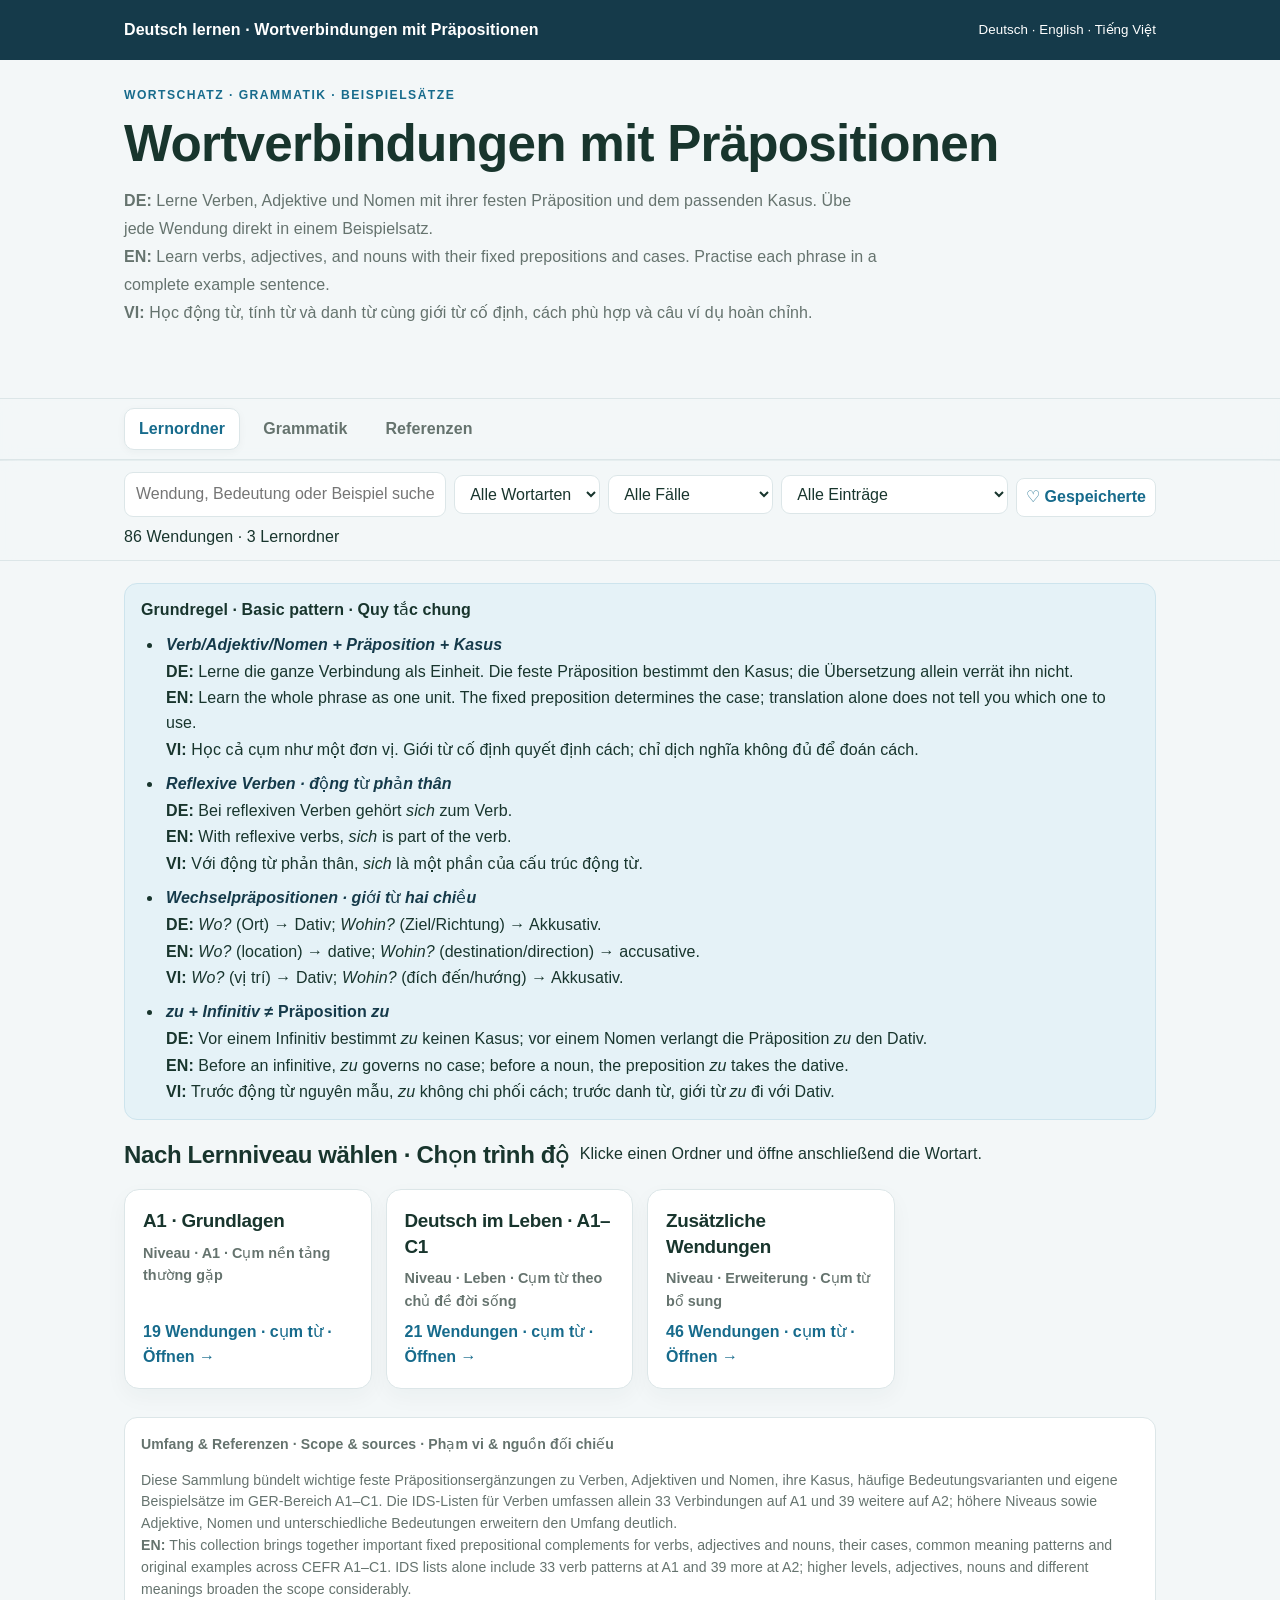
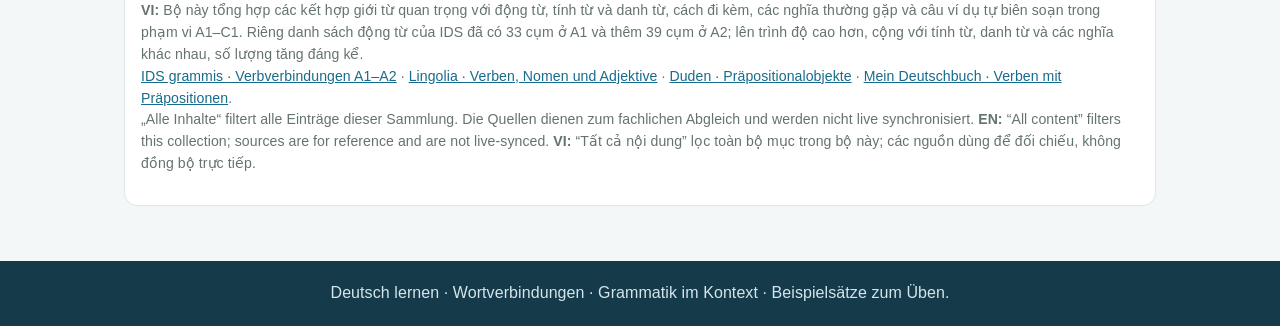
<file: wortverbindungen.html>
<!doctype html>
<html lang="de"><head><meta charset="utf-8"><meta name="viewport" content="width=device-width,initial-scale=1"><meta name="description" content="Deutsche Wortverbindungen mit Präpositionen, Kasus und Beispielsätzen."><title>Wortverbindungen mit Präpositionen · Deutsch lernen</title>
<style>
:root{--ink:#18352d;--muted:#65736e;--paper:#f3f7f8;--line:#dce6e8;--blue:#176b8c;--blue2:#e5f2f7;--gold:#e79a24}*{box-sizing:border-box}body{margin:0;background:var(--paper);color:var(--ink);font:16px/1.55 system-ui,sans-serif}.top{background:#153a4a;color:#fff}.topin,.wrap,.tools{max-width:1080px;margin:auto;padding-left:24px;padding-right:24px}.topin{height:60px;display:flex;align-items:center;justify-content:space-between}.back{color:#d4edf6;text-decoration:none}.hero{padding:42px 24px 24px}.eyebrow{color:var(--blue);font-size:.76rem;font-weight:850;letter-spacing:.12em;text-transform:uppercase}h1{font-size:clamp(2rem,5vw,3.2rem);line-height:1.05;letter-spacing:-.05em;margin:10px 0}.hero p{max-width:760px;color:var(--muted)}.hero .lead{line-height:1.75}.pills{display:flex;flex-wrap:wrap;gap:8px;margin:14px 0}.pill{background:var(--blue2);border:1px solid #cde4ed;color:var(--blue);border-radius:99px;padding:5px 11px;font-size:.88rem;font-weight:700}.link{display:inline-block;background:white;border:1px solid var(--line);border-radius:99px;padding:7px 12px;margin:4px 6px 0 0;color:var(--blue);font-weight:750;text-decoration:none}.tabs{position:sticky;top:0;z-index:5;background:#f3f7f8ed;backdrop-filter:blur(10px);border-block:1px solid var(--line)}.tabsin{max-width:1080px;margin:auto;padding:9px 24px;display:flex;gap:8px;overflow-x:auto}.tabs a{display:inline-block;padding:8px 14px;border:1px solid transparent;border-radius:10px;color:var(--muted);font-weight:750;text-decoration:none;white-space:nowrap;transition:background .15s,border-color .15s,color .15s}.tabs a:hover,.tabs a.active{background:white;border-color:var(--line);color:var(--blue);box-shadow:0 2px 8px #18352d0a}.toolbar{position:sticky;top:0;background:#f3f7f8ed;backdrop-filter:blur(8px);border-block:1px solid var(--line)}.tools{display:flex;gap:8px;align-items:center;flex-wrap:wrap;padding-top:10px;padding-bottom:10px}.search{flex:1;min-width:190px}input,select,button{font:inherit}input,select{padding:9px 11px;border:1px solid var(--line);border-radius:9px;background:white;color:var(--ink)}.wrap{padding-top:22px;padding-bottom:55px}.note{background:var(--blue2);border:1px solid #cde4ed;border-radius:13px;padding:14px 16px;margin-bottom:16px}.guide-list{margin:10px 0 0;padding-left:22px;display:grid;gap:9px}.guide-list>li{padding-left:3px}.guide-list>li>b{color:#153a4a}.guide-lang-line{display:block;margin-top:2px}.guide-lang-line b{color:var(--ink)}.list{display:grid;grid-template-columns:1fr;gap:0}.card{background:white;border:0;border-bottom:1px solid var(--line);border-radius:0;padding:20px 16px;position:relative}.head{display:flex;gap:9px;align-items:flex-start;padding-right:34px}.dot{width:11px;height:11px;border-radius:50%;background:var(--gold);margin-top:8px;flex:none}.phrase{font-size:1.12rem;font-weight:830}.tag{background:var(--blue);color:white;border-radius:99px;padding:3px 7px;font-size:.7rem;white-space:nowrap}.ipa{color:#84918d;margin:5px 0 10px 20px;font-size:.9rem}.meaning{display:flex;flex-wrap:wrap;align-items:baseline;column-gap:18px;row-gap:0;margin:0 0 9px 20px}.meaning span{flex:0 1 auto;min-width:0}.example{border-top:0;padding-top:0;margin-left:20px}.grammar{margin:12px 0 0 20px;border-top:1px solid var(--line);padding-top:8px;color:var(--muted)}.grammar summary{cursor:pointer;color:var(--blue);font-weight:750}.grammar p{margin:7px 0}.variant-note{background:var(--blue2);padding:9px 11px;border-radius:8px}.variant-note ul{padding-left:20px}.variant-note li{padding:10px 0}.variant-example{margin:5px 0 0}.variant-example p{margin:2px 0}.variant-example .sound{margin-top:3px}.example p{margin:3px 0}.noun-glosses{display:flex;flex-wrap:wrap;align-items:center;gap:6px;margin:6px 0 9px}.noun-gloss-label{flex-basis:100%;font-size:.78rem;color:var(--muted)}.noun-chip{display:inline-flex;align-items:baseline;gap:6px;border:1px solid var(--line);border-radius:99px;background:#f8fbfc;color:var(--ink);padding:3px 9px;font:inherit;cursor:pointer}.noun-chip .ipa{margin:0;font-size:.76rem}.noun-chip small{font-size:.78rem;color:var(--muted)}.vi{color:#596a64;font-size:.9rem}.save{position:absolute;right:11px;top:10px;background:white;border:0;font-size:1.35rem;color:#63716c}.save.on{color:#d65d5d}.sound,.pager button,.fav{border:1px solid var(--line);background:white;color:var(--blue);border-radius:8px;padding:6px 9px;margin-top:7px}.pager{display:flex;justify-content:center;align-items:center;gap:12px;margin:18px}.sources{margin-top:28px;background:white;border:1px solid var(--line);border-radius:13px;padding:16px;color:var(--muted);font-size:.88rem}.sources a{color:var(--blue)}footer{text-align:center;background:#153a4a;color:#d4e6ec;padding:20px}@media(max-width:720px){.topin,.tools,.wrap{padding-left:16px;padding-right:16px}.hero{padding-left:16px;padding-right:16px}}

html{color-scheme:light;-webkit-text-size-adjust:100%;text-size-adjust:100%}a{color:inherit}.list{display:grid;grid-template-columns:repeat(auto-fill,minmax(245px,1fr));gap:14px;align-items:stretch}.pager{display:none!important}#size{display:none!important}.browse-card,.phrase-card{display:flex;flex-direction:column;gap:8px;width:100%;min-height:175px;padding:18px;text-align:left;font:inherit;color:var(--ink);-webkit-appearance:none;appearance:none;background:#fff;border:1px solid var(--line);border-radius:15px;cursor:pointer;box-shadow:0 8px 22px #18352d0a;transition:transform .15s,border-color .15s}.browse-card:hover,.phrase-card:hover,.browse-card:focus-visible,.phrase-card:focus-visible{border-color:#8bb5a4;transform:translateY(-2px);outline:2px solid #8bb5a455;outline-offset:1px}.browse-card h2,.browse-card h3,.phrase-card .phrase{margin:0;color:var(--ink);font-size:1.18rem;line-height:1.35}.browse-meta,.phrase-card .meaning{color:var(--muted);font-size:.9rem}.browse-open{margin-top:auto;color:var(--blue);font-weight:750}.phrase-card .ipa{margin:0;color:var(--blue)}.phrase-card .meaning{margin:0;display:grid;gap:4px}.list-toolbar{grid-column:1/-1;display:flex;align-items:center;gap:10px;flex-wrap:wrap;margin:0 0 2px}.list-toolbar h2,.list-toolbar h3{margin:0}.list-toolbar .hint{margin:0}.phrase-detail{grid-column:1/-1;border:1px solid var(--line);border-radius:17px;background:white;padding:22px;box-shadow:0 10px 28px #18352d0b}.phrase-detail h2{margin:10px 0 4px;font-size:1.55rem}.phrase-detail .detail-meta{display:flex;gap:8px;flex-wrap:wrap;align-items:center}.phrase-detail .detail-translations{display:grid;grid-template-columns:repeat(2,minmax(0,1fr));gap:10px;margin:16px 0}.phrase-detail .detail-translations p{margin:0;padding:12px;border-radius:10px;background:#f6f9fa}.phrase-detail .example{margin:14px 0;padding:15px;border:1px solid var(--line);border-radius:12px;background:#fbfcfc}.phrase-detail .example p{margin:5px 0}.entry-grammar{margin-top:14px;padding:14px;border:1px solid #dce6e8;border-radius:12px;background:#f7fafb}.entry-grammar h3{margin:0 0 8px;font-size:1.05rem}.entry-grammar p{margin:7px 0}.list-back{font:inherit;border:1px solid var(--line);border-radius:999px;background:#fff;color:var(--blue);padding:7px 12px;cursor:pointer}.empty{grid-column:1/-1}@media(max-width:600px){.phrase-detail{padding:16px}.phrase-detail .detail-translations{grid-template-columns:1fr}.list{grid-template-columns:1fr}}
</style><style id="ios-color-fix">:root{color-scheme:light}html{-webkit-text-size-adjust:100%;text-size-adjust:100%}button{color:inherit}a[x-apple-data-detectors],a[x-apple-data-detectors] *{color:inherit!important;-webkit-text-fill-color:currentColor!important;text-decoration:none!important;font:inherit!important}</style><style id="soft-type">html,body,button,input,select,textarea{font-family:"Avenir Next","Aptos","Segoe UI Variable","Segoe UI",sans-serif!important;font-synthesis:none}body{font-weight:400;letter-spacing:.005em}h1,h2,h3,h4,.foldername,.brand,.tab,.play,.level,.eyebrow,b,strong{font-weight:600!important}h1,h2,h3,h4{letter-spacing:-.015em}button{font-weight:600!important}</style></head>
<body><header class="top"><div class="topin"><b>Deutsch lernen · Wortverbindungen mit Präpositionen</b><small>Deutsch · English · Tiếng Việt</small></div></header><div class="wrap hero"><span class="eyebrow">Wortschatz · Grammatik · Beispielsätze</span><h1>Wortverbindungen mit Präpositionen</h1><p class="lead"><b>DE:</b> Lerne Verben, Adjektive und Nomen mit ihrer festen Präposition und dem passenden Kasus. Übe jede Wendung direkt in einem Beispielsatz.<br><b>EN:</b> Learn verbs, adjectives, and nouns with their fixed prepositions and cases. Practise each phrase in a complete example sentence.<br><b>VI:</b> Học động từ, tính từ và danh từ cùng giới từ cố định, cách phù hợp và câu ví dụ hoàn chỉnh.</p></div>
<nav class="tabs"><div class="tabsin"><a class="active" href="#list">Lernordner</a><a href="#merke">Grammatik</a><a href="#quellen">Referenzen</a></div></nav>
<div class="toolbar"><div class="tools"><input class="search" id="q" placeholder="Wendung, Bedeutung oder Beispiel suchen …"><select id="kind"><option value="">Alle Wortarten</option><option>Verb</option><option>Adjektiv</option><option>Nomen</option></select><select id="kasus"><option value="">Alle Fälle</option><option>Akkusativ</option><option>Dativ</option><option value="Không áp dụng">Nicht anwendbar</option></select><select id="source" aria-label="Sammlung"><option value="">Alle Einträge</option><option value="A1">Alltag A1</option><option value="Leben">Deutsch im Leben A1–C1</option><option value="Erweiterung">Zusätzliche Einträge</option></select><button class="fav" id="fav">♡ Gespeicherte</button><span id="count"></span></div></div>
<main class="wrap"><aside class="note" id="merke"><b>Grundregel · Basic pattern · Quy tắc chung</b><ul class="guide-list"><li><b><i>Verb/Adjektiv/Nomen + Präposition + Kasus</i></b><span class="guide-lang-line" lang="de"><b>DE:</b> Lerne die ganze Verbindung als Einheit. Die feste Präposition bestimmt den Kasus; die Übersetzung allein verrät ihn nicht.</span><span class="guide-lang-line" lang="en"><b>EN:</b> Learn the whole phrase as one unit. The fixed preposition determines the case; translation alone does not tell you which one to use.</span><span class="guide-lang-line" lang="vi"><b>VI:</b> Học cả cụm như một đơn vị. Giới từ cố định quyết định cách; chỉ dịch nghĩa không đủ để đoán cách.</span></li><li><b><i>Reflexive Verben · động từ phản thân</i></b><span class="guide-lang-line" lang="de"><b>DE:</b> Bei reflexiven Verben gehört <i>sich</i> zum Verb.</span><span class="guide-lang-line" lang="en"><b>EN:</b> With reflexive verbs, <i>sich</i> is part of the verb.</span><span class="guide-lang-line" lang="vi"><b>VI:</b> Với động từ phản thân, <i>sich</i> là một phần của cấu trúc động từ.</span></li><li><b><i>Wechselpräpositionen · giới từ hai chiều</i></b><span class="guide-lang-line" lang="de"><b>DE:</b> <i>Wo?</i> (Ort) → Dativ; <i>Wohin?</i> (Ziel/Richtung) → Akkusativ.</span><span class="guide-lang-line" lang="en"><b>EN:</b> <i>Wo?</i> (location) → dative; <i>Wohin?</i> (destination/direction) → accusative.</span><span class="guide-lang-line" lang="vi"><b>VI:</b> <i>Wo?</i> (vị trí) → Dativ; <i>Wohin?</i> (đích đến/hướng) → Akkusativ.</span></li><li><b><i>zu + Infinitiv</i> ≠ Präposition <i>zu</i></b><span class="guide-lang-line" lang="de"><b>DE:</b> Vor einem Infinitiv bestimmt <i>zu</i> keinen Kasus; vor einem Nomen verlangt die Präposition <i>zu</i> den Dativ.</span><span class="guide-lang-line" lang="en"><b>EN:</b> Before an infinitive, <i>zu</i> governs no case; before a noun, the preposition <i>zu</i> takes the dative.</span><span class="guide-lang-line" lang="vi"><b>VI:</b> Trước động từ nguyên mẫu, <i>zu</i> không chi phối cách; trước danh từ, giới từ <i>zu</i> đi với Dativ.</span></li></ul></aside><div id="list" class="list"></div><div class="pager"><button id="prev">←</button><b id="pg"></b><button id="next">→</button><select id="size"><option>12</option><option selected>16</option><option>24</option></select></div>
<section class="sources" id="quellen"><b>Umfang &amp; Referenzen · Scope &amp; sources · Phạm vi &amp; nguồn đối chiếu</b><p>Diese Sammlung bündelt wichtige feste Präpositionsergänzungen zu Verben, Adjektiven und Nomen, ihre Kasus, häufige Bedeutungsvarianten und eigene Beispielsätze im GER-Bereich A1–C1. Die IDS-Listen für Verben umfassen allein 33 Verbindungen auf A1 und 39 weitere auf A2; höhere Niveaus sowie Adjektive, Nomen und unterschiedliche Bedeutungen erweitern den Umfang deutlich.<br><b>EN:</b> This collection brings together important fixed prepositional complements for verbs, adjectives and nouns, their cases, common meaning patterns and original examples across CEFR A1–C1. IDS lists alone include 33 verb patterns at A1 and 39 more at A2; higher levels, adjectives, nouns and different meanings broaden the scope considerably.<br><b>VI:</b> Bộ này tổng hợp các kết hợp giới từ quan trọng với động từ, tính từ và danh từ, cách đi kèm, các nghĩa thường gặp và câu ví dụ tự biên soạn trong phạm vi A1–C1. Riêng danh sách động từ của IDS đã có 33 cụm ở A1 và thêm 39 cụm ở A2; lên trình độ cao hơn, cộng với tính từ, danh từ và các nghĩa khác nhau, số lượng tăng đáng kể.<br><a href="https://grammis.ids-mannheim.de/VmP-Listen" target="_blank" rel="noopener">IDS grammis · Verbverbindungen A1–A2</a> · <a href="https://deutsch.lingolia.com/de/grammatik/praepositionen/neutral" target="_blank" rel="noopener">Lingolia · Verben, Nomen und Adjektive</a> · <a href="https://www.duden.de/sprachwissen/sprachratgeber/Der-Gebrauch-von-Pr%C3%A4positionalobjekten" target="_blank" rel="noopener">Duden · Präpositionalobjekte</a> · <a href="https://mein-deutschbuch.de/verben-mit-praepositionalergaenzungen/" target="_blank" rel="noopener">Mein Deutschbuch · Verben mit Präpositionen</a>.<br>„Alle Inhalte“ filtert alle Einträge dieser Sammlung. Die Quellen dienen zum fachlichen Abgleich und werden nicht live synchronisiert. <b>EN:</b> “All content” filters this collection; sources are for reference and are not live-synced. <b>VI:</b> “Tất cả nội dung” lọc toàn bộ mục trong bộ này; các nguồn dùng để đối chiếu, không đồng bộ trực tiếp.</p></section></main><footer>Deutsch lernen · Wortverbindungen · Grammatik im Kontext · Beispielsätze zum Üben.</footer>
<script>
const rows=[
['Verb','warten auf + Akkusativ','[ˈvaʁtn̩ ʔaʊ̯f]','chờ ai / điều gì','Akkusativ','Ich warte auf den Bus.','Tôi đang chờ xe buýt.','A1'],
['Verb','denken an + Akkusativ','[ˈdɛŋkn̩ ʔan]','nghĩ đến','Akkusativ','Vor der Prüfung denke ich an meine Lernziele.','Trước kỳ thi, tôi nghĩ đến mục tiêu học tập.','A1'],
['Verb','sich interessieren für + Akkusativ','[zɪç ɪntəʁɛˈsiːʁən fyːɐ̯]','quan tâm đến','Akkusativ','Sie interessiert sich für deutsche Kultur.','Cô ấy quan tâm đến văn hóa Đức.','A1'],
['Verb','sich freuen auf + Akkusativ','[zɪç ˈfʁɔʏ̯ən ʔaʊ̯f]','mong chờ điều sắp tới','Akkusativ','Wir freuen uns auf den Urlaub.','Chúng tôi mong chờ kỳ nghỉ.','A1'],
['Verb','sich freuen über + Akkusativ','[zɪç ˈfʁɔʏ̯ən ˈyːbɐ]','vui về điều đã xảy ra','Akkusativ','Er freut sich über die gute Nachricht.','Anh ấy vui vì tin tốt.','Erweiterung'],
['Verb','sich kümmern um + Akkusativ','[zɪç ˈkʏmɐn ʔʊm]','chăm sóc, lo liệu','Akkusativ','Mina kümmert sich um die Gäste.','Mina chăm sóc các vị khách.','A1'],
['Verb','sich vorbereiten auf + Akkusativ','[zɪç foːɐ̯bəˈʁaɪ̯tn̩ ʔaʊ̯f]','chuẩn bị cho','Akkusativ','Ich bereite mich auf das Gespräch vor.','Tôi chuẩn bị cho cuộc trò chuyện.','A1'],
['Verb','sich erinnern an + Akkusativ','[zɪç ʔɛɐ̯ˈʔɪnɐn ʔan]','nhớ về','Akkusativ','Ich erinnere mich an unseren ersten Unterricht.','Tôi nhớ buổi học đầu tiên của chúng ta.','Leben'],
['Verb','sich entscheiden für + Akkusativ','[zɪç ʔɛɐ̯ˈʃaɪ̯dn̩ fyːɐ̯]','quyết định chọn','Akkusativ','Sie entscheidet sich für den Deutschkurs am Abend.','Cô ấy chọn lớp tiếng Đức buổi tối.','Leben'],
['Verb','sich bewerben um + Akkusativ','[zɪç bəˈvɛʁbn̩ ʔʊm]','ứng tuyển vào','Akkusativ','Jonas bewirbt sich um eine Stelle im Hotel.','Jonas ứng tuyển một vị trí ở khách sạn.','Leben'],
['Verb','sich beschweren über + Akkusativ','[zɪç bəˈʃveːʁən ˈyːbɐ]','phàn nàn về','Akkusativ','Die Gäste beschweren sich über den Lärm.','Khách phàn nàn về tiếng ồn.','Leben'],
['Verb','nachdenken über + Akkusativ','[ˈnaːxˌdɛŋkn̩ ˈyːbɐ]','suy nghĩ về','Akkusativ','Ich denke über deinen Vorschlag nach.','Tôi suy nghĩ về đề xuất của bạn.','Leben'],
['Verb','sprechen über + Akkusativ','[ˈʃpʁɛçn̩ ˈyːbɐ]','nói về một chủ đề','Akkusativ','Im Kurs sprechen wir über das Leben in der Stadt.','Trong lớp, chúng tôi nói về cuộc sống thành phố.','A1'],
['Verb','teilnehmen an + Dativ','[ˈtaɪ̯lˌneːmən ʔan]','tham gia','Dativ','Meine Schwester nimmt an einem Sprachkurs teil.','Chị tôi tham gia một khóa học ngôn ngữ.','A1'],
['Verb','helfen bei + Dativ','[ˈhɛlfn̩ baɪ̯]','giúp làm việc gì','Dativ','Kannst du mir bei der Anmeldung helfen?','Bạn giúp tôi làm thủ tục đăng ký được không?','A1'],
['Verb','fragen nach + Dativ','[ˈfʁaːɡn̩ naːx]','hỏi về / hỏi tìm','Dativ','Am Bahnhof fragt sie nach dem Weg.','Ở nhà ga, cô ấy hỏi đường.','A1'],
['Verb','suchen nach + Dativ','[ˈzuːxn̩ naːx]','tìm kiếm','Dativ','Wir suchen nach einer günstigen Wohnung.','Chúng tôi tìm căn hộ giá phải chăng.','Leben'],
['Verb','sprechen mit + Dativ','[ˈʃpʁɛçn̩ mɪt]','nói chuyện với','Dativ','Ich spreche morgen mit meiner Lehrerin.','Ngày mai tôi nói chuyện với cô giáo.','A1'],
['Verb','erzählen von + Dativ','[ɛɐ̯ˈtsɛːlən fɔn]','kể về','Dativ','Sie erzählt von ihrer Reise nach Hamburg.','Cô ấy kể về chuyến đi Hamburg.','Leben'],
['Verb','träumen von + Dativ','[ˈtʁɔʏ̯mən fɔn]','mơ về','Dativ','Er träumt von einem ruhigen Leben am Meer.','Anh ấy mơ về cuộc sống yên bình bên biển.','Leben'],
['Verb','abhängen von + Dativ','[ˈapˌhɛŋən fɔn]','phụ thuộc vào','Dativ','Die Entscheidung hängt vom Preis ab.','Quyết định phụ thuộc vào giá cả.','Erweiterung'],
['Verb','beginnen mit + Dativ','[bəˈɡɪnən mɪt]','bắt đầu bằng / với','Dativ','Der Unterricht beginnt mit einer kurzen Wiederholung.','Buổi học bắt đầu bằng ôn tập ngắn.','A1'],
['Verb','rechnen mit + Dativ','[ˈʁɛçnən mɪt]','tính đến / dự liệu','Dativ','Wir müssen mit einer kurzen Wartezeit rechnen.','Chúng ta cần tính đến thời gian chờ ngắn.','Leben'],
['Verb','gratulieren zu + Dativ','[ɡʁatʊˈliːʁən tsuː]','chúc mừng về dịp gì','Dativ','Ich gratuliere dir zum bestandenen Examen.','Tôi chúc mừng bạn đã thi đỗ.','A1'],
['Verb','sich beschäftigen mit + Dativ','[zɪç bəˈʃɛftɪɡn̩ mɪt]','tìm hiểu / tập trung vào','Dativ','Im Seminar beschäftigen wir uns mit dem Thema Wohnen.','Trong buổi học, chúng tôi tìm hiểu chủ đề nhà ở.','Leben'],
['Verb','sich bedanken bei + Dativ','[zɪç bəˈdaŋkn̩ baɪ̯]','cảm ơn ai','Dativ','Ich bedanke mich bei dir.','Tôi cảm ơn bạn.','Erweiterung'],
['Verb','sich bedanken für + Akkusativ','[zɪç bəˈdaŋkn̩ fyːɐ̯]','cảm ơn vì điều gì','Akkusativ','Ich bedanke mich für deine Unterstützung.','Tôi cảm ơn bạn vì đã hỗ trợ.','Erweiterung'],
['Verb','warnen vor + Dativ','[ˈvaʁnən foːɐ̯]','cảnh báo về','Dativ','Die Ärztin warnt vor zu wenig Schlaf.','Bác sĩ cảnh báo về việc ngủ quá ít.','Erweiterung'],
['Verb','zu + Infinitiv · không phải Dativ','[tsuː]','zu đứng trước động từ nguyên mẫu, không kéo theo cách','Không áp dụng','Wir beschließen, am Wochenende gemeinsam zu lernen.','Chúng tôi quyết định cùng học cuối tuần.','Erweiterung'],
['Adjektiv','interessiert an + Dativ','[ɪntəʁɛˈsiːɐ̯t ʔan]','quan tâm đến','Dativ','Viele Lernende sind an authentischen Beispielen interessiert.','Nhiều người học quan tâm đến ví dụ chân thực.','A1'],
['Adjektiv','abhängig von + Dativ','[ʔapˈhɛŋɪç fɔn]','phụ thuộc vào','Dativ','Der Erfolg ist von regelmäßiger Übung abhängig.','Thành công phụ thuộc vào việc luyện tập đều đặn.','Leben'],
['Adjektiv','begeistert von + Dativ','[bəˈɡaɪ̯stɐt fɔn]','rất hào hứng với','Dativ','Die Kinder sind von dem neuen Spiel begeistert.','Bọn trẻ hào hứng với trò chơi mới.','Leben'],
['Adjektiv','zufrieden mit + Dativ','[tsuˈfʁiːdn̩ mɪt]','hài lòng với','Dativ','Ich bin mit meinem Lernfortschritt zufrieden.','Tôi hài lòng với tiến bộ học tập.','A1'],
['Adjektiv','verantwortlich für + Akkusativ','[fɛɐ̯ˈʔantvɔʁtlɪç fyːɐ̯]','chịu trách nhiệm về','Akkusativ','Die Stadt ist für sichere Radwege verantwortlich.','Thành phố chịu trách nhiệm về làn xe đạp an toàn.','Leben'],
['Adjektiv','stolz auf + Akkusativ','[ʃtɔlts ʔaʊ̯f]','tự hào về','Akkusativ','Sie ist stolz auf ihren Abschluss.','Cô ấy tự hào về tấm bằng của mình.','Leben'],
['Adjektiv','neugierig auf + Akkusativ','[ˈnɔʏ̯ɡiːʁɪç ʔaʊ̯f]','tò mò / háo hức về','Akkusativ','Wir sind neugierig auf die neue Ausstellung.','Chúng tôi tò mò về triển lãm mới.','Leben'],
['Adjektiv','ärgerlich über + Akkusativ','[ˈɛɐ̯ɡɐlɪç ˈyːbɐ]','bực bội về','Akkusativ','Er ist ärgerlich über die lange Verspätung.','Anh ấy bực bội vì chậm trễ kéo dài.','Erweiterung'],
['Adjektiv','besorgt um + Akkusativ','[bəˈzɔʁkt ʔʊm]','lo lắng cho','Akkusativ','Die Eltern sind um ihre Tochter besorgt.','Cha mẹ lo lắng cho con gái.','Erweiterung'],
['Adjektiv','empfindlich gegenüber + Dativ','[ɛmpˈfɪntlɪç ɡəˈɡeːnˌʔyːbɐ]','nhạy cảm với','Dativ','Er reagiert empfindlich gegenüber Kritik.','Anh ấy nhạy cảm với lời phê bình.','Erweiterung'],
['Adjektiv','geeignet für + Akkusativ','[ɡəˈʔaɪ̯ɡnət fyːɐ̯]','phù hợp với','Akkusativ','Diese Übung ist für Anfänger geeignet.','Bài tập này phù hợp với người mới bắt đầu.','A1'],
['Adjektiv','entschlossen zu + Dativ (danh từ)','[ɛntˈʃlɔsn̩ tsuː]','quyết tâm thực hiện điều gì','Dativ','Er ist zu einem Neuanfang entschlossen.','Anh ấy quyết tâm bắt đầu lại.','Erweiterung'],
['Adjektiv','süchtig nach + Dativ','[ˈzʏçtɪç naːx]','nghiện / quá mê','Dativ','Er ist süchtig nach kurzen Videos.','Anh ấy nghiện video ngắn.','Erweiterung'],
['Adjektiv','überzeugt von + Dativ','[ʔyːbɐˈtsɔɪ̯kt fɔn]','tin chắc / bị thuyết phục bởi','Dativ','Sie ist von der Idee überzeugt.','Cô ấy tin vào ý tưởng đó.','Leben'],
['Adjektiv','freundlich zu + Dativ','[ˈfʁɔʏ̯ntlɪç tsuː]','thân thiện với','Dativ','Der neue Nachbar ist freundlich zu allen.','Người hàng xóm mới thân thiện với mọi người.','A1'],
['Nomen','Interesse an + Dativ','[ɪntəˈʁɛsə ʔan]','sự quan tâm đến','Dativ','Das Interesse an dem Kurs ist groß.','Sự quan tâm đến khóa học rất lớn.','A1'],
['Nomen','Angst vor + Dativ','[ʔaŋst foːɐ̯]','nỗi sợ / lo ngại về','Dativ','Viele Menschen haben Angst vor einer schwierigen Prüfung.','Nhiều người lo sợ một kỳ thi khó.','Erweiterung'],
['Nomen','Frage nach + Dativ','[ˈfʁaːɡə naːx]','câu hỏi về / yêu cầu tìm','Dativ','Die Frage nach bezahlbarem Wohnraum betrifft viele Familien.','Câu hỏi về nhà ở vừa túi tiền ảnh hưởng nhiều gia đình.','Leben'],
['Nomen','Grund für + Akkusativ','[ɡʁʊnt fyːɐ̯]','lý do cho','Akkusativ','Ein wichtiger Grund für den Umzug war die Arbeit.','Một lý do quan trọng để chuyển nhà là công việc.','Leben'],
['Nomen','Einladung zu + Dativ','[ˈʔaɪ̯nlaːdʊŋ tsuː]','lời mời đến / tham dự','Dativ','Danke für die Einladung zu deiner Feier.','Cảm ơn lời mời đến dự tiệc của bạn.','A1'],
['Nomen','Gespräch mit + Dativ','[ɡəˈʃpʁɛːç mɪt]','cuộc trò chuyện với','Dativ','Das Gespräch mit der Beraterin war hilfreich.','Cuộc trò chuyện với chuyên viên tư vấn rất hữu ích.','Leben'],
['Nomen','Verantwortung für + Akkusativ','[fɛɐ̯ˈʔantvɔʁtʊŋ fyːɐ̯]','trách nhiệm đối với','Akkusativ','Jede Person trägt Verantwortung für die gemeinsame Umgebung.','Mỗi người có trách nhiệm với môi trường chung.','Leben'],
['Nomen','Vorteil von + Dativ','[ˈfoːɐ̯taɪ̯l fɔn]','lợi thế của','Dativ','Ein Vorteil von öffentlichen Verkehrsmitteln ist die gute Erreichbarkeit.','Lợi thế của phương tiện công cộng là khả năng tiếp cận tốt.','Leben'],['Verb','warten mit + Dativ','[ˈvaʁtn̩ mɪt]','chờ / trì hoãn việc gì','Dativ','Mit der Entscheidung warten wir noch bis morgen.','Chúng tôi sẽ chờ đến ngày mai mới quyết định.','Erweiterung']
,['Verb','sprechen von + Dativ','[ˈʃpʁɛçn̩ fɔn]','nói / kể về','Dativ','Sie spricht oft von ihrer Zeit in Berlin.','Cô ấy thường kể về thời gian ở Berlin.','Erweiterung']
,['Verb','fragen um + Akkusativ','[ˈfʁaːɡn̩ ʔʊm]','hỏi xin điều gì','Akkusativ','Er fragte die Kollegin um Rat.','Anh ấy hỏi xin lời khuyên từ đồng nghiệp.','Erweiterung']
,['Verb','sich bewerben bei + Dativ','[zɪç bəˈvɛʁbn̩ baɪ̯]','nộp đơn tại / cho công ty','Dativ','Sie bewirbt sich bei einem internationalen Unternehmen.','Cô ấy ứng tuyển vào một công ty quốc tế.','Erweiterung']
,['Verb','sich entscheiden gegen + Akkusativ','[zɪç ɛɐ̯ˈʃaɪ̯dn̩ ˈɡeːɡn̩]','quyết định không chọn','Akkusativ','Er hat sich gegen das günstigere Angebot entschieden.','Anh ấy đã quyết định không chọn lời đề nghị rẻ hơn.','Erweiterung']
,['Verb','sich entscheiden zu + Dativ','[zɪç ɛɐ̯ˈʃaɪ̯dn̩ tsuː]','quyết định thực hiện việc gì','Dativ','Nach langem Überlegen entschied sie sich zu einem Neuanfang.','Sau khi suy nghĩ lâu, cô ấy quyết định bắt đầu lại.','Erweiterung']
,['Verb','sich entschuldigen bei + Dativ','[zɪç ɛntˈʃʊldɪɡn̩ baɪ̯]','xin lỗi ai','Dativ','Ich entschuldige mich bei meiner Nachbarin.','Tôi xin lỗi người hàng xóm của mình.','Erweiterung']
,['Verb','sich entschuldigen für + Akkusativ','[zɪç ɛntˈʃʊldɪɡn̩ fyːɐ̯]','xin lỗi vì điều gì','Akkusativ','Er entschuldigt sich für die Verspätung.','Anh ấy xin lỗi vì đến muộn.','Erweiterung']
,['Verb','sich sorgen um + Akkusativ','[zɪç ˈzɔʁɡn̩ ʊm]','lo lắng cho ai / điều gì','Akkusativ','Die Eltern sorgen sich um ihren Sohn.','Cha mẹ lo lắng cho con trai.','Erweiterung']
,['Verb','sorgen für + Akkusativ','[ˈzɔʁɡn̩ fyːɐ̯]','chăm lo / bảo đảm cho','Akkusativ','Die Stadt sorgt für sichere Radwege.','Thành phố bảo đảm các làn xe đạp an toàn.','Erweiterung']
,['Verb','achten auf + Akkusativ','[ˈʔaxtn̩ ʔaʊ̯f]','chú ý đến','Akkusativ','Bitte achte auf den Verkehr.','Hãy chú ý giao thông.','Erweiterung']
,['Verb','sich verlassen auf + Akkusativ','[zɪç fɛɐ̯ˈlasn̩ ʔaʊ̯f]','tin cậy / dựa vào','Akkusativ','Auf meine Freunde kann ich mich immer verlassen.','Tôi luôn có thể tin cậy vào bạn bè.','Erweiterung']
,['Verb','sich gewöhnen an + Akkusativ','[zɪç ɡəˈvøːnən ʔan]','quen với','Akkusativ','Sie gewöhnt sich langsam an den neuen Arbeitsweg.','Cô ấy dần quen với đường đi làm mới.','Erweiterung']
,['Verb','arbeiten an + Dativ','[ˈʔaʁbaɪ̯tn̩ ʔan]','làm / cải thiện điều gì','Dativ','Wir arbeiten an einer besseren Lösung.','Chúng tôi đang tìm cách cải thiện một giải pháp.','Erweiterung']
,['Verb','arbeiten bei + Dativ','[ˈʔaʁbaɪ̯tn̩ baɪ̯]','làm việc tại một nơi / tổ chức','Dativ','Mein Bruder arbeitet bei einer Bank.','Anh trai tôi làm việc tại một ngân hàng.','Erweiterung']
,['Verb','arbeiten für + Akkusativ','[ˈʔaʁbaɪ̯tn̩ fyːɐ̯]','làm việc cho','Akkusativ','Sie arbeitet für eine gemeinnützige Organisation.','Cô ấy làm việc cho một tổ chức phi lợi nhuận.','Erweiterung']
,['Verb','arbeiten mit + Dativ','[ˈʔaʁbaɪ̯tn̩ mɪt]','làm việc với / sử dụng','Dativ','Die Ärztin arbeitet mit einem erfahrenen Team.','Bác sĩ làm việc cùng một nhóm giàu kinh nghiệm.','Erweiterung']
,['Verb','anfangen mit + Dativ','[ˈʔanfaŋn̩ mɪt]','bắt đầu với','Dativ','Wir fangen mit der wichtigsten Aufgabe an.','Chúng tôi bắt đầu với nhiệm vụ quan trọng nhất.','Erweiterung']
,['Verb','bestehen aus + Dativ','[bəˈʃteːən ʔaʊ̯s]','bao gồm','Dativ','Das Team besteht aus fünf Personen.','Nhóm gồm năm người.','Erweiterung']
,['Verb','bestehen auf + Dativ','[bəˈʃteːən ʔaʊ̯f]','nhất quyết yêu cầu','Dativ','Sie besteht auf einer schriftlichen Antwort.','Cô ấy nhất quyết yêu cầu một câu trả lời bằng văn bản.','Erweiterung']
,['Verb','bestehen in + Dativ','[bəˈʃteːən ʔɪn]','nằm ở / cốt ở','Dativ','Die Schwierigkeit besteht in der Auswahl.','Khó khăn nằm ở việc lựa chọn.','Erweiterung']
,['Verb','handeln von + Dativ','[ˈhandl̩ fɔn]','nói về / kể về chủ đề','Dativ','Der Film handelt von einer ungewöhnlichen Freundschaft.','Bộ phim kể về một tình bạn khác thường.','Erweiterung']
,['Verb','handeln mit + Dativ','[ˈhandl̩ mɪt]','buôn bán mặt hàng','Dativ','Das Unternehmen handelt mit fair produzierter Kleidung.','Công ty buôn bán quần áo được sản xuất công bằng.','Erweiterung']
,['Verb','verfügen über + Akkusativ','[fɛɐ̯ˈfyːɡn̩ ˈyːbɐ]','có / sở hữu nguồn lực','Akkusativ','Die Bibliothek verfügt über einen ruhigen Lernraum.','Thư viện có một không gian học tập yên tĩnh.','Erweiterung']
,['Adjektiv','bereit zu + Dativ','[bəˈʁaɪ̯t tsuː]','sẵn sàng làm việc gì','Dativ','Viele Freiwillige sind zu zusätzlicher Hilfe bereit.','Nhiều tình nguyện viên sẵn sàng hỗ trợ thêm.','Erweiterung']
,['Adjektiv','bereit für + Akkusativ','[bəˈʁaɪ̯t fyːɐ̯]','sẵn sàng cho điều gì','Akkusativ','Bist du für die Prüfung bereit?','Bạn đã sẵn sàng cho kỳ thi chưa?','Erweiterung']
,['Adjektiv','bekannt für + Akkusativ','[bəˈkant fyːɐ̯]','nổi tiếng vì','Akkusativ','Die Stadt ist für ihre grünen Parks bekannt.','Thành phố nổi tiếng với những công viên xanh.','Erweiterung']
,['Adjektiv','bekannt bei + Dativ','[bəˈkant baɪ̯]','được biết đến trong nhóm nào','Dativ','Die Lehrerin ist bei den Lernenden sehr bekannt.','Cô giáo rất được người học biết đến.','Erweiterung']
,['Nomen','Frage an + Akkusativ','[ˈfʁaːɡə ʔan]','câu hỏi gửi đến ai','Akkusativ','Die Frage an den Experten blieb unbeantwortet.','Câu hỏi gửi đến chuyên gia vẫn chưa được trả lời.','Erweiterung']
,['Nomen','Angst um + Akkusativ','[ʔaŋst ʔʊm]','nỗi lo cho ai','Akkusativ','Sie hatte große Angst um ihren Bruder.','Cô ấy rất lo cho em trai mình.','Erweiterung']
,['Nomen','Gespräch über + Akkusativ','[ɡəˈʃpʁɛːç ˈyːbɐ]','cuộc trò chuyện về chủ đề','Akkusativ','Das Gespräch über die Wohnsituation dauerte eine Stunde.','Cuộc trò chuyện về tình hình nhà ở kéo dài một giờ.','Erweiterung']
,['Nomen','Einfluss auf + Akkusativ','[ˈʔaɪ̯nflʊs ʔaʊ̯f]','ảnh hưởng đến','Akkusativ','Schlaf hat einen großen Einfluss auf die Konzentration.','Giấc ngủ có ảnh hưởng lớn đến sự tập trung.','Erweiterung']
,['Nomen','Hoffnung auf + Akkusativ','[ˈhɔfnʊŋ ʔaʊ̯f]','hy vọng vào','Akkusativ','Die Familie hat Hoffnung auf eine baldige Lösung.','Gia đình hy vọng sớm tìm được giải pháp.','Erweiterung']
,['Nomen','Grund zu + Dativ','[ɡʁʊnt tsuː]','lý do để làm gì','Dativ','Es gibt keinen Grund zur Sorge.','Không có lý do gì phải lo lắng.','Erweiterung']
];
const meaningsEN=[
'wait for someone/something','think of; remember','be interested in','look forward to (future)','be happy about (something that happened)','take care of; look after','prepare for','remember','decide on; choose','apply for (a position)','complain about','think about; consider','talk about (a topic)','take part in','help with','ask for; inquire about','look/search for','talk to; speak with','tell about','dream of','depend on','begin with','expect; reckon with','congratulate someone on','engage with; focus on','thank someone','thank someone for','warn against','zu + infinitive marker (not a preposition)','be interested in','depend on','be enthusiastic about','be satisfied with','be responsible for','be proud of','be curious about','be annoyed about','be worried about/for','be sensitive to','be suitable for','be determined to','be addicted to','be convinced of','be friendly to','interest in','fear of','question about; request for','reason for','invitation to','conversation with','responsibility for','advantage of','delay; wait before doing something','talk/tell about','ask someone for advice','apply at (a company)','decide against','resolve to; decide on','apologize to someone','apologize for something','worry about','provide for; ensure','pay attention to','rely on','get used to','work on','work at (an employer)','work for','work with','start with','consist of','insist on','consist in; lie in','be about','trade in','have; possess','be willing to','be ready for','be known for','be known among','question addressed to','fear/concern for','conversation about','influence on','hope for','reason to'
];
const examplesEN=[
'I am waiting for the bus.','Before the exam, I think about my learning goals.','She is interested in German culture.','We are looking forward to the holiday.','He is happy about the good news.','Mina is looking after the guests.','I am preparing for the conversation.','I remember our first lesson.','She has decided on the evening German course.','Jonas is applying for a position at the hotel.','The guests are complaining about the noise.','I am thinking carefully about your suggestion.','In class, we talk about life in the city.','My sister is taking part in a language course.','Can you help me with the registration?','At the station, she asks for directions.','We are looking for an affordable apartment.','I am speaking with my teacher tomorrow.','She tells us about her trip to Hamburg.','He dreams of a quiet life by the sea.','The decision depends on the price.','The lesson begins with a short review.','We have to expect a short wait.','Congratulations on passing the exam!','At the seminar, we are discussing the topic of housing.','I would like to thank you.','I would like to thank you for your support.','The doctor warns against getting too little sleep.','We decide to study together at the weekend.','Many learners are interested in authentic examples.','Success depends on regular practice.','The children are enthusiastic about the new game.','I am satisfied with my learning progress.','The city is responsible for safe cycle lanes.','She is proud of her degree.','We are curious about the new exhibition.','He is annoyed about the long delay.','The parents are worried about their daughter.','He is sensitive to criticism.','This exercise is suitable for beginners.','He is determined to make a fresh start.','He is addicted to short videos.','She is convinced by the idea.','The new neighbour is friendly to everyone.','There is a lot of interest in the course.','Many people are afraid of a difficult exam.','The question of affordable housing affects many families.','An important reason for the move was work.','Thank you for the invitation to your celebration.','The conversation with the adviser was helpful.','Everyone bears responsibility for the shared environment.','One advantage of public transport is how accessible it is.','We will wait until tomorrow before making the decision.','She often talks about her time in Berlin.','He asked his colleague for advice.','She is applying to an international company.','He decided against the cheaper offer.','After thinking it over for a long time, she decided to make a fresh start.','I am apologizing to my neighbour.','He apologizes for being late.','The parents are worried about their son.','The city provides safe cycle lanes.','Please pay attention to the traffic.','I can always rely on my friends.','She is slowly getting used to the new commute.','We are working on a better solution.','My brother works at a bank.','She works for a non-profit organization.','The doctor works with an experienced team.','We are starting with the most important task.','The team consists of five people.','She insists on a written reply.','The difficulty lies in making the choice.','The film is about an unusual friendship.','The company trades in fairly made clothing.','The library has a quiet study room.','Many volunteers are willing to provide extra help.','Are you ready for the exam?','The city is known for its green parks.','The teacher is well known among the learners.','The question addressed to the expert went unanswered.','She was very worried about her brother.','The conversation about the housing situation lasted an hour.','Sleep has a major influence on concentration.','The family hopes for a solution soon.','There is no reason to worry.'
];let page=1,onlyFav=false;const saved=new Set(JSON.parse(localStorage.getItem('wv-saved')||'[]')),el=id=>document.getElementById(id),esc=s=>String(s).replace(/[&<>"']/g,c=>({'&':'&amp;','<':'&lt;','>':'&gt;','"':'&quot;',"'":'&#39;'}[c]));const comparisons={
'warten':['auf + Akk. = erwarten; mit etwas warten + Dat. = etwas aufschieben.','auf + accusative = wait for; mit etwas warten + dative = delay something.','auf + Akkusativ = chờ; mit etwas warten + Dativ = trì hoãn việc gì.'],
'denken':['denken an = im Kopf behalten; nachdenken über = gründlich erwägen.','denken an = think of/remember; nachdenken über = consider carefully.','denken an = nghĩ/nhớ đến; nachdenken über = suy ngẫm, cân nhắc.'],
'freuen':['auf + Akk. für Zukünftiges; über + Akk. für bereits Eingetretenes.','auf + accusative for the future; über + accusative for something that happened.','auf + Akkusativ dùng cho điều sắp tới; über + Akkusativ cho điều đã xảy ra.'],
'interess':['sich interessieren für + Akk. (Verb) und interessiert an + Dat. (Adjektiv) sind unterschiedliche feste Muster.','sich interessieren für + accusative (verb) and interessiert an + dative (adjective) are different fixed patterns.','sich interessieren für + Akkusativ (động từ) và interessiert an + Dativ (tính từ) là hai mẫu cố định khác nhau.'],
'sprechen':['mit + Dat. = Gesprächspartner; über + Akk. = Thema; von + Dat. = Erzähltes.','mit + dative = interlocutor; über + accusative = topic; von + dative = what is recounted.','mit + Dativ = người cùng nói; über + Akkusativ = chủ đề; von + Dativ = điều được kể.'],
'fragen':['nach + Dat. fragt nach Information; um + Akk. bittet um Rat/Hilfe; die befragte Person steht meist im Akk.','nach + dative asks for information; um + accusative asks for advice/help; the person asked is usually accusative.','nach + Dativ hỏi thông tin; um + Akkusativ xin lời khuyên/trợ giúp; người được hỏi thường ở Akkusativ.'],
'suchen':['suchen nach + Dat. betont den Suchvorgang; suchen + Akk. direkt ist ebenfalls üblich: Ich suche eine Wohnung.','suchen nach + dative emphasizes searching; direct accusative is also common.','suchen nach + Dativ nhấn vào quá trình tìm; cũng thường dùng Akkusativ trực tiếp.'],
'bedanken':['bei + Dat. nennt die Person; für + Akk. den Anlass/die Sache.','bei + dative names the person; für + accusative names the reason/thing.','bei + Dativ chỉ người được cảm ơn; für + Akkusativ chỉ lý do/điều được cảm ơn.'],
'bewerben':['bei + Dat. nennt das Unternehmen; um + Akk. die Stelle.','bei + dative names the company; um + accusative the position.','bei + Dativ chỉ công ty; um + Akkusativ chỉ vị trí ứng tuyển.'],
'entscheiden':['für/gegen + Akk. markieren gewählte/abgelehnte Option; vor einem Verb geht auch ein Infinitivsatz: sich entscheiden, etwas zu tun.','für/gegen + accusative mark the chosen/rejected option; an infinitive clause is also possible before a verb.','für/gegen + Akkusativ chỉ phương án chọn/từ chối; cũng có thể dùng cụm nguyên mẫu trước động từ.'],
'entschuldigen':['bei + Dat. nennt die Person; für + Akk. den Grund/das Verhalten.','bei + dative names the person; für + accusative the reason/offence.','bei + Dativ chỉ người được xin lỗi; für + Akkusativ chỉ lý do/hành vi.'],
'sorgen':['für + Akk. = versorgen/sicherstellen; sich um jemanden sorgen = sich Sorgen machen.','für + accusative = provide/care for; sich um someone sorgen = worry about.','für + Akkusativ = chăm lo/đảm bảo; sich um ... sorgen = lo lắng cho.'],
'arbeiten':['an + Dat. = Projekt; bei + Dat. = Arbeitgeber; für + Akk. = Organisation; mit + Dat. = Team/Werkzeug.','an + dative = project; bei + dative = employer; für + accusative = organization; mit + dative = team/tool.','an + Dativ = dự án; bei + Dativ = nơi làm; für + Akkusativ = tổ chức; mit + Dativ = nhóm/công cụ.'],
'bestehen':['aus + Dat. = aus Teilen bestehen; auf + Dat. = auf etwas beharren; in + Dat. = der Kern liegt darin.','aus + dative = consist of; auf + dative = insist on; in + dative = consist in.','aus + Dativ = gồm có; auf + Dativ = nhất quyết; in + Dativ = cốt ở.'],
'handeln':['von + Dat. = Thema eines Werks; mit + Dat. = Waren kaufen/verkaufen.','von + dative = subject of a work; mit + dative = trade in goods.','von + Dativ = chủ đề tác phẩm; mit + Dativ = buôn bán mặt hàng.'],
'Angst':['Angst vor + Dat. = Furcht vor einer Ursache; Angst um + Akk. = Sorge um das Wohlergehen.','Angst vor + dative = fear of a cause; Angst um + accusative = concern for someone’s wellbeing.','Angst vor + Dativ = sợ điều gì; Angst um + Akkusativ = lo cho ai.'],
'Frage':['nach + Dat. fragt nach Information; an + Akk. richtet sich an eine Person.','nach + dative asks for information; an + accusative addresses a person.','nach + Dativ hỏi thông tin; an + Akkusativ hướng tới người được hỏi.'],
'Gespräch':['mit + Dat. nennt Gesprächspartner; über + Akk. das Thema.','mit + dative names participants; über + accusative names the topic.','mit + Dativ chỉ người tham gia; über + Akkusativ chỉ chủ đề.'],
'Grund':['für + Akk. nennt einen Anlass; zu + Dat. steht oft vor Handlung/Zustand: Grund zur Sorge.','für + accusative names a reason; zu + dative often precedes an action/state.','für + Akkusativ nêu lý do; zu + Dativ thường đứng trước hành động/trạng thái.'],
'bereit':['zu + Dat. steht meist vor Handlung/Nomen; für + Akk. nennt oft Sache/Anlass.','zu + dative usually precedes an action/noun; für + accusative names a thing/event.','zu + Dativ thường đi với hành động/danh từ; für + Akkusativ nêu sự việc.'],
'bekannt':['für + Akk. nennt den Grund; bei + Dat. die Gruppe, unter der jemand bekannt ist.','für + accusative names the reason; bei + dative names the group among whom someone is known.','für + Akkusativ nêu lý do; bei + Dativ chỉ nhóm người biết đến ai đó.']
};
const nounLexicon={
'Bus':['der Bus','/bʊs/','xe buýt'],'Prüfung':['die Prüfung','/ˈpʁyːfʊŋ/','kỳ thi'],'Lernziele':['das Lernziel','/ˈlɛʁnˌtsiːl/','mục tiêu học tập'],'Vorschlag':['der Vorschlag','/ˈfoːɐ̯ʃlaːk/','đề xuất'],'Kultur':['die Kultur','/kʊlˈtuːɐ̯/','văn hóa'],'Urlaub':['der Urlaub','/ˈʔuːɐ̯laʊ̯p/','kỳ nghỉ'],'Nachricht':['die Nachricht','/ˈnaːxʁɪçt/','tin tức'],'Gäste':['der Gast','/ɡast/','vị khách'],'Gespräch':['das Gespräch','/ɡəˈʃpʁɛːç/','cuộc trò chuyện'],'Unterricht':['der Unterricht','/ˈʊntɐʁɪçt/','buổi học'],'Deutschkurs':['der Deutschkurs','/ˈdɔʏtʃkʊʁs/','khóa học tiếng Đức'],'Abend':['der Abend','/ˈʔaːbn̩t/','buổi tối'],'Stelle':['die Stelle','/ˈʃtɛlə/','vị trí'],'Hotel':['das Hotel','/hoˈtɛl/','khách sạn'],'Lärm':['der Lärm','/lɛʁm/','tiếng ồn'],'Kurs':['der Kurs','/kʊʁs/','khóa học'],'Leben':['das Leben','/ˈleːbn̩/','cuộc sống'],'Stadt':['die Stadt','/ʃtat/','thành phố'],'Schwester':['die Schwester','/ˈʃvɛstɐ/','chị/em gái'],'Sprachkurs':['der Sprachkurs','/ˈʃpʁaːxkʊʁs/','khóa học ngôn ngữ'],'Anmeldung':['die Anmeldung','/ˈʔanmɛldʊŋ/','việc đăng ký'],'Bahnhof':['der Bahnhof','/ˈbaːnhoːf/','nhà ga'],'Weg':['der Weg','/veːk/','đường đi'],'Wohnung':['die Wohnung','/ˈvoːnʊŋ/','căn hộ'],'Lehrerin':['die Lehrerin','/ˈleːʁəʁɪn/','cô giáo'],'Reise':['die Reise','/ˈʁaɪ̯zə/','chuyến đi'],'Meer':['das Meer','/meːɐ̯/','biển'],'Entscheidung':['die Entscheidung','/ɛntˈʃaɪ̯dʊŋ/','quyết định'],'Preis':['der Preis','/pʁaɪ̯s/','giá'],'Wiederholung':['die Wiederholung','/ˌviːdɐˈhoːlʊŋ/','sự ôn tập'],'Wartezeit':['die Wartezeit','/ˈvaʁtəˌtsaɪ̯t/','thời gian chờ'],'Examen':['das Examen','/ɛkˈzaːmən/','kỳ thi'],'Seminar':['das Seminar','/zemiˈnaːɐ̯/','buổi hội thảo'],'Thema':['das Thema','/ˈteːma/','chủ đề'],'Wohnen':['das Wohnen','/ˈvoːnən/','việc sinh sống/nhà ở'],'Lernende':['der/die Lernende','/ˈlɛʁnəndə/','người học'],'Lernenden':['der/die Lernende','/ˈlɛʁnəndən/','người học'],'Beispielen':['das Beispiel','/ˈbaɪ̯ʃpiːl/','ví dụ'],'Erfolg':['der Erfolg','/ɛɐ̯ˈfɔlk/','thành công'],'Übung':['die Übung','/ˈyːbʊŋ/','bài tập/luyện tập'],'Kinder':['das Kind','/kɪnt/','trẻ em'],'Spiel':['das Spiel','/ʃpiːl/','trò chơi'],'Lernfortschritt':['der Lernfortschritt','/ˈlɛʁnfɔʁtʃʁɪt/','tiến bộ học tập'],'Radwege':['der Radweg','/ˈʁaːtveːk/','làn đường xe đạp'],'Abschluss':['der Abschluss','/ˈʔapʃlʊs/','bằng cấp/hoàn thành'],'Ausstellung':['die Ausstellung','/ˈʔaʊ̯sʃtɛlʊŋ/','triển lãm'],'Verspätung':['die Verspätung','/fɛɐ̯ˈʃpɛːtʊŋ/','sự chậm trễ'],'Eltern':['die Eltern','/ˈʔɛltɐn/','cha mẹ'],'Tochter':['die Tochter','/ˈtɔxtɐ/','con gái'],'Kritik':['die Kritik','/kʁiˈtiːk/','sự phê bình'],'Anfänger':['der Anfänger','/ˈʔanfɛŋɐ/','người mới bắt đầu'],'Neuanfang':['der Neuanfang','/ˈnɔʏ̯ʔanfaŋ/','khởi đầu mới'],'Videos':['das Video','/ˈviːde̯o/','video'],'Idee':['die Idee','/iˈdeː/','ý tưởng'],'Nachbar':['der Nachbar','/ˈnaːxbaːɐ̯/','hàng xóm'],'Interesse':['das Interesse','/ɪntəˈʁɛsə/','sự quan tâm'],'Angst':['die Angst','/ʔaŋst/','nỗi sợ'],'Menschen':['der Mensch','/mɛnʃ/','con người'],'Frage':['die Frage','/ˈfʁaːɡə/','câu hỏi'],'Wohnraum':['der Wohnraum','/ˈvoːnʁaʊ̯m/','không gian nhà ở'],'Familien':['die Familie','/faˈmiːli̯ə/','gia đình'],'Grund':['der Grund','/ɡʁʊnt/','lý do'],'Umzug':['der Umzug','/ˈʔʊmtsuːk/','việc chuyển nhà'],'Arbeit':['die Arbeit','/ˈʔaʁbaɪ̯t/','công việc'],'Einladung':['die Einladung','/ˈʔaɪ̯nlaːdʊŋ/','lời mời'],'Feier':['die Feier','/ˈfaɪ̯ɐ/','buổi tiệc/lễ'],'Beraterin':['die Beraterin','/bəˈʁaːtɐʁɪn/','nữ tư vấn viên'],'Person':['die Person','/pɛɐ̯ˈzoːn/','người'],'Personen':['die Person','/pɛɐ̯ˈzoːn/','người'],'Verantwortung':['die Verantwortung','/fɛɐ̯ˈʔantvɔʁtʊŋ/','trách nhiệm'],'Umgebung':['die Umgebung','/ʊmˈɡeːbʊŋ/','môi trường xung quanh'],'Vorteil':['der Vorteil','/ˈfoːɐ̯taɪ̯l/','ưu điểm'],'Verkehrsmitteln':['das Verkehrsmittel','/fɛɐ̯ˈkeːɐ̯smɪtl̩/','phương tiện giao thông'],'Erreichbarkeit':['die Erreichbarkeit','/ɛɐ̯ˈʁaɪ̯çbaːɐ̯kaɪ̯t/','khả năng tiếp cận'],'Zeit':['die Zeit','/tsaɪ̯t/','thời gian'],'Unterstützung':['die Unterstützung','/ʊntɐˈʃtʏt͡sʊŋ/','sự hỗ trợ'],'Wochenende':['das Wochenende','/ˈvɔxn̩ˌʔɛndə/','cuối tuần'],'Überlegen':['das Überlegen','/ˌyːbɐˈleːɡn̩/','sự cân nhắc'],'Familie':['die Familie','/faˈmiːli̯ə/','gia đình'],'Kollegin':['die Kollegin','/koˈleːɡɪn/','đồng nghiệp nữ'],'Rat':['der Rat','/ʁaːt/','lời khuyên'],'Unternehmen':['das Unternehmen','/ˈʊntɐneːmən/','doanh nghiệp'],'Angebot':['das Angebot','/ˈʔanɡəboːt/','lời đề nghị'],'Nachbarin':['die Nachbarin','/ˈnaːxbaːʁɪn/','hàng xóm nữ'],'Sohn':['der Sohn','/zoːn/','con trai'],'Verkehr':['der Verkehr','/fɛɐ̯ˈkeːɐ̯/','giao thông'],'Freunde':['der Freund','/fʁɔʏ̯nt/','bạn bè'],'Arbeitsweg':['der Arbeitsweg','/ˈʔaʁbaɪ̯tsveːk/','đường đi làm'],'Lösung':['die Lösung','/ˈløːzʊŋ/','giải pháp'],'Bruder':['der Bruder','/ˈbʁuːdɐ/','anh/em trai'],'Bank':['die Bank','/baŋk/','ngân hàng'],'Organisation':['die Organisation','/ɔʁɡanizaˈt͡si̯oːn/','tổ chức'],'Ärztin':['die Ärztin','/ˈʔɛːɐ̯tstɪn/','bác sĩ nữ'],'Team':['das Team','/tiːm/','nhóm'],'Aufgabe':['die Aufgabe','/ˈʔaʊ̯fɡaːbə/','nhiệm vụ'],'Antwort':['die Antwort','/ˈʔantvɔʁt/','câu trả lời'],'Schwierigkeit':['die Schwierigkeit','/ˈʃviːʁɪçkaɪ̯t/','khó khăn'],'Auswahl':['die Auswahl','/ˈʔaʊ̯svaːl/','sự lựa chọn'],'Film':['der Film','/fɪlm/','bộ phim'],'Freundschaft':['die Freundschaft','/ˈfʁɔʏ̯ntʃaft/','tình bạn'],'Kleidung':['die Kleidung','/ˈklaɪ̯dʊŋ/','quần áo'],'Bibliothek':['die Bibliothek','/biblioˈteːk/','thư viện'],'Lernraum':['der Lernraum','/ˈlɛʁnʁaʊ̯m/','không gian học'],'Freiwillige':['der/die Freiwillige','/ˈfʁaɪ̯vɪlɪɡə/','tình nguyện viên'],'Hilfe':['die Hilfe','/ˈhɪlfə/','sự giúp đỡ'],'Parks':['der Park','/paʁk/','công viên'],'Experten':['der Experte','/ɛksˈpɛʁtə/','chuyên gia'],'Wohnsituation':['die Wohnsituation','/ˈvoːnzitu̯aˌt͡si̯oːn/','tình hình nhà ở'],'Stunde':['die Stunde','/ˈʃtʊndə/','giờ'],'Schlaf':['der Schlaf','/ʃlaːf/','giấc ngủ'],'Einfluss':['der Einfluss','/ˈʔaɪ̯nflʊs/','ảnh hưởng'],'Konzentration':['die Konzentration','/kɔnt͡sɛntʁaˈt͡si̯oːn/','sự tập trung'],'Hoffnung':['die Hoffnung','/ˈhɔfnʊŋ/','hy vọng'],'Sorge':['die Sorge','/ˈzɔʁɡə/','sự lo lắng']
};
function nounGlosses(sentence){const hits=Object.entries(nounLexicon).filter(([word])=>new RegExp('(?<![\\p{L}])'+word+'(?![\\p{L}])','iu').test(sentence));if(!hits.length)return '';return '<div class="noun-glosses"><b class="noun-gloss-label">Nomen im Satz · IPA · tiếng Việt · anklicken zum Anhören:</b>'+hits.map(([surface,n])=>'<button type="button" class="noun-chip" data-say="'+esc(n[0])+'" title="'+esc(n[0]+' · '+n[1]+' · '+n[2])+'"><b>'+esc(n[0])+'</b><span class="ipa">'+esc(n[1])+'</span><small>'+esc(n[2])+'</small></button>').join('')+'</div>'}function grammarCard(r){const word=r[1].replace(/^sich /,'').replace(/^nach(?=denken)/,''),v=Object.entries(comparisons).find(([x])=>word.startsWith(x));if(!v)return '';const related=rows.filter(x=>x!==r&&x[1].replace(/^sich /,'').replace(/^nach(?=denken)/,'').startsWith(v[0])).map(x=>'<li><b>'+esc(x[1])+' — '+esc(meaningsEN[rows.indexOf(x)])+' · '+esc(x[3])+'</b><div class="variant-example"><p lang="de"><b>DE:</b> '+esc(x[5])+'</p><p lang="en"><b>EN:</b> '+esc(examplesEN[rows.indexOf(x)])+'</p><p lang="vi"><b>VI:</b> '+esc(x[6])+'</p><button class="sound" data-say="'+esc(x[5])+'">🔊 Deutsch hören</button></div></li>').join('');return '<details class="grammar"><summary>Verwendungsunterschiede · Varianten & Beispiele</summary><div class="variant-note"><p><b>DE · Hinweis:</b> '+v[1][0]+'</p><p><b>EN · Note:</b> '+v[1][1]+'</p><p><b>VI · Lưu ý:</b> '+v[1][2]+'</p><p><b>Weitere Verbindungen derselben Wortfamilie:</b></p><ul>'+related+'</ul></div></details>'}function filtered(){let q=el('q').value.trim().toLocaleLowerCase('de'),k=el('kind').value,c=el('kasus').value,s=el('source').value;return rows.filter(r=>(!k||r[0]===k)&&(!c||r[4]===c)&&(!s||r[7]===s)&&(!onlyFav||saved.has(r[1]))&&(!q||r.join(' ').toLocaleLowerCase('de').includes(q)))}function render(){let a=filtered(),n=+el('size').value,pages=Math.max(1,Math.ceil(a.length/n));page=Math.min(page,pages);el('count').textContent=a.length+' Wendungen';el('pg').textContent=page+' / '+pages;el('prev').disabled=page===1;el('next').disabled=page===pages;let shown=a.slice((page-1)*n,page*n);el('list').innerHTML=shown.length?shown.map(r=>'<article class="card"><button class="save '+(saved.has(r[1])?'on':'')+'" data-save="'+esc(r[1])+'">'+(saved.has(r[1])?'♥':'♡')+'</button><div class="head"><i class="dot"></i><div class="phrase">'+esc(r[1])+' <span class="tag">'+esc(r[0])+' · '+esc(r[7])+'</span></div></div><div class="ipa">'+esc(r[2])+' · '+esc(r[4])+'</div><p class="meaning"><span lang="en"><b>EN:</b> '+esc(meaningsEN[rows.indexOf(r)])+'</span><span lang="vi"><b>VI:</b> '+esc(r[3])+'</span></p><div class="example"><p lang="de"><b>DE:</b> '+esc(r[5])+'</p>'+nounGlosses(r[5])+'<p lang="en"><b>EN:</b> '+esc(examplesEN[rows.indexOf(r)])+'</p><p class="vi" lang="vi"><b>VI:</b> '+esc(r[6])+'</p><button class="sound" data-say="'+esc(r[5])+'">🔊 Deutsch hören</button>'+grammarCard(r)+'</div></article>').join(''):'<div class="empty">Keine passenden Einträge gefunden.</div>'}['q','kind','kasus','source','size'].forEach(id=>{el(id).addEventListener('input',()=>{page=1;render()});el(id).addEventListener('change',()=>{page=1;render()})});el('prev').onclick=()=>{page--;render()};el('next').onclick=()=>{page++;render()};el('fav').onclick=e=>{onlyFav=!onlyFav;e.currentTarget.textContent=onlyFav?'♥ Gespeicherte anzeigen':'♡ Gespeicherte';page=1;render()};document.addEventListener('click',e=>{let b=e.target.closest('[data-save]');if(b){saved.has(b.dataset.save)?saved.delete(b.dataset.save):saved.add(b.dataset.save);localStorage.setItem('wv-saved',JSON.stringify([...saved]));render()}let a=e.target.closest('[data-say]');if(a&&'speechSynthesis'in window){speechSynthesis.cancel();let voices=speechSynthesis.getVoices().filter(v=>/^de(?:-|$)/i.test(v.lang));if(!voices.length){a.title='Keine deutsche Stimme verfügbar';return}let u=new SpeechSynthesisUtterance(a.dataset.say);u.voice=voices.find(v=>/^de-DE$/i.test(v.lang))||voices[0];u.lang=u.voice.lang;u.rate=.94;u.onerror=()=>{a.title='Deutsche Sprachausgabe fehlgeschlagen'};speechSynthesis.speak(u)}});render();

let libraryLevel=null,libraryKind=null,libraryEntry=null;
const levelNames={A1:['A1 · Grundlagen','Cụm nền tảng thường gặp'],A2:['A2 · Alltag erweitern','Mở rộng giao tiếp hằng ngày'],B1:['B1 · Zusammenhänge','Kết nối ý và diễn đạt'],B2:['B2 · Nuancen','Sắc thái và lập luận'],C1:['C1 · Präzision','Diễn đạt chính xác'],Leben:['Deutsch im Leben · A1–C1','Cụm từ theo chủ đề đời sống'],Erweiterung:['Zusätzliche Wendungen','Cụm từ bổ sung']};
const kindNames={Verb:['Verben mit Präpositionen','Động từ đi với giới từ'],Adjektiv:['Adjektive mit Präpositionen','Tính từ đi với giới từ'],Nomen:['Nomen mit Präpositionen','Danh từ đi với giới từ']};
function hasLibraryFilter(){return !!(el('q').value.trim()||el('kind').value||el('kasus').value||el('source').value||onlyFav)}
function libraryCard(title,sub,meta,attrs){return '<button type="button" class="browse-card" '+attrs+'><h3>'+esc(title)+'</h3><span class="browse-meta">'+esc(sub)+'</span><span class="browse-open">'+esc(meta)+' · Öffnen →</span></button>'}
function rowCard(r){const i=rows.indexOf(r);return '<button type="button" class="phrase-card" data-open-entry="'+i+'"><span class="tag">'+esc(r[0])+' · '+esc(r[7])+'</span><span class="phrase">'+esc(r[1])+'</span><span class="ipa">'+esc(r[2])+' · '+esc(r[4])+'</span><span class="meaning"><span><b>EN:</b> '+esc(meaningsEN[i])+'</span><span><b>VI:</b> '+esc(r[3])+'</span></span><span class="browse-open">Inhalt öffnen · Xem nội dung →</span></button>'}
function detailRow(r){const i=rows.indexOf(r);return '<article class="phrase-detail"><div class="detail-meta"><button type="button" class="list-back" data-back-entry>← Zurück · Quay lại</button><span class="tag">'+esc(r[0])+' · '+esc(r[7])+'</span></div><h2>'+esc(r[1])+'</h2><p class="ipa">'+esc(r[2])+' · '+esc(r[4])+'</p><div class="detail-translations"><p lang="en"><b>EN:</b> '+esc(meaningsEN[i])+'</p><p lang="vi"><b>VI:</b> '+esc(r[3])+'</p></div><section class="example"><h3>Beispielsatz · Câu ví dụ</h3><p lang="de"><b>DE:</b> '+esc(r[5])+'</p><p lang="en"><b>EN:</b> '+esc(examplesEN[i])+'</p><p lang="vi"><b>VI:</b> '+esc(r[6])+'</p>'+nounGlosses(r[5])+'<button type="button" class="sound" data-say="'+esc(r[5])+'">🔊 Deutsch hören</button></section><section class="entry-grammar"><h3>Grammatik & Verwendung · Ngữ pháp và cách dùng</h3><p lang="de"><b>DE:</b> Lerne die feste Verbindung als Einheit: <i>'+esc(r[1])+'</i>. Sie verlangt hier den <b>'+esc(r[4])+'</b>.</p><p lang="en"><b>EN:</b> Learn the fixed phrase as one unit: <i>'+esc(r[1])+'</i>. It takes the <b>'+esc(r[4])+'</b> in this use.</p><p lang="vi"><b>VI:</b> Học cả cụm cố định: <i>'+esc(r[1])+'</i>. Trong cách dùng này, cụm đi với <b>'+esc(r[4])+'</b>.</p>'+grammarCard(r)+'</section><button class="save '+(saved.has(r[1])?'on':'')+'" data-save="'+esc(r[1])+'">'+(saved.has(r[1])?'♥':'♡')+' Speichern · Lưu</button></article>'}
function renderLibrary(){
 const box=el('list'); if(!box)return; box.setAttribute('aria-live','polite');
 if(libraryEntry!==null){box.className='list';box.innerHTML=detailRow(rows[libraryEntry]);el('count').textContent='1 Wendung';return}
 if(hasLibraryFilter()){
  const found=filtered();el('count').textContent=found.length+' Wendungen';
  box.className='list';box.innerHTML='<div class="list-toolbar"><button type="button" class="list-back" data-back-home>← Alle Lernordner · Tất cả thư mục</button><h2>Suchergebnisse · Kết quả tìm kiếm</h2><span class="hint">'+found.length+' Wendungen · cụm từ</span></div>'+(found.map(rowCard).join('')||'<div class="empty hint">Keine passenden Einträge · Không có cụm phù hợp.</div>');return
 }
 if(libraryLevel===null){
  const order=['A1','A2','B1','B2','C1','Leben','Erweiterung'];const present=[...new Set(rows.map(r=>r[7]))].sort((a,b)=>order.indexOf(a)-order.indexOf(b));
  el('count').textContent=rows.length+' Wendungen · '+present.length+' Lernordner';
  box.className='list';box.innerHTML='<div class="list-toolbar"><h2>Nach Lernniveau wählen · Chọn trình độ</h2><span class="hint">Klicke einen Ordner und öffne anschließend die Wortart.</span></div>'+present.map(level=>{const n=levelNames[level]||[level,'Cụm từ theo cấp độ'];const count=rows.filter(r=>r[7]===level).length;return libraryCard(n[0],'Niveau · '+level+' · '+n[1],count+' Wendungen · cụm từ','data-open-level="'+esc(level)+'"')}).join('');return
 }
 if(libraryKind===null){
  const list=rows.filter(r=>r[7]===libraryLevel);const kinds=[...new Set(list.map(r=>r[0]))];const n=levelNames[libraryLevel]||[libraryLevel,''];
  el('count').textContent=list.length+' Wendungen · '+kinds.length+' Wortarten';box.className='list';box.innerHTML='<div class="list-toolbar"><button type="button" class="list-back" data-back-level>← Alle Niveaus · Tất cả trình độ</button><h2>'+esc(n[0])+'</h2><span class="hint">Wortart wählen · Chọn loại từ</span></div>'+kinds.map(k=>{const kn=kindNames[k]||[k,k];const c=list.filter(r=>r[0]===k).length;return libraryCard(kn[0],kn[1]+' · '+libraryLevel,c+' Wendungen · cụm từ','data-open-kind="'+esc(k)+'"')}).join('');return
 }
 const list=rows.filter(r=>r[7]===libraryLevel&&r[0]===libraryKind);const kn=kindNames[libraryKind]||[libraryKind,libraryKind];el('count').textContent=list.length+' Wendungen';box.className='list';box.innerHTML='<div class="list-toolbar"><button type="button" class="list-back" data-back-kind>← '+esc(levelNames[libraryLevel]?.[0]||libraryLevel)+'</button><h2>'+esc(kn[0])+'</h2><span class="hint">'+list.length+' Wendungen · cụm từ</span></div>'+list.map(rowCard).join('');
}
render=function(){renderLibrary()};
render();
el('list').addEventListener('click',e=>{
 const level=e.target.closest('[data-open-level]');if(level){libraryLevel=level.dataset.openLevel;libraryKind=null;libraryEntry=null;renderLibrary();return}
 const kind=e.target.closest('[data-open-kind]');if(kind){libraryKind=kind.dataset.openKind;libraryEntry=null;renderLibrary();return}
 const entry=e.target.closest('[data-open-entry]');if(entry){libraryEntry=Number(entry.dataset.openEntry);renderLibrary();return}
 if(e.target.closest('[data-back-home]')){libraryLevel=null;libraryKind=null;libraryEntry=null;el('q').value='';el('kind').value='';el('kasus').value='';el('source').value='';onlyFav=false;el('fav').textContent='♡ Gespeicherte';renderLibrary();return}
 if(e.target.closest('[data-back-level]')){libraryLevel=null;libraryKind=null;libraryEntry=null;renderLibrary();return}
 if(e.target.closest('[data-back-kind]')){libraryKind=null;libraryEntry=null;renderLibrary();return}
 if(e.target.closest('[data-back-entry]')){libraryEntry=null;renderLibrary()}
});
['q','kind','kasus','source','size'].forEach(id=>{const input=el(id);if(input){input.addEventListener('input',()=>{libraryEntry=null;libraryLevel=null;libraryKind=null;renderLibrary()});input.addEventListener('change',()=>{libraryEntry=null;libraryLevel=null;libraryKind=null;renderLibrary()})}});
document.querySelector('.pager')?.setAttribute('aria-hidden','true');
</script></body></html>
</file>
<file: assets/topic-navigation.css>
@import url("./fonts/handbook-fonts.css");

/* Shared return controls: the existing text/accent colors remain in charge. */
.topic-return,
button[data-back],
button[data-close-alltag],
button[data-close-topic]{
  appearance:none;
  display:inline-flex;
  align-items:center;
  justify-content:center;
  gap:.35em;
  max-width:100%;
  min-height:42px;
  padding:9px 16px;
  border:1px solid var(--line,#e4e5e1);
  border-radius:999px;
  background:var(--white,#fffefa);
  font-family:"Be Vietnam Pro",Arial,sans-serif;
  font-size:.94rem;
  font-weight:650;
  line-height:1.4;
  text-decoration:none;
  box-shadow:0 3px 10px rgba(25,53,44,.06);
  cursor:pointer;
  white-space:normal;
  text-align:left;
  transition:background-color .16s,border-color .16s,box-shadow .16s,transform .16s;
}
.topic-return:hover,
.topic-return:focus-visible,
button[data-back]:hover,
button[data-back]:focus-visible,
button[data-close-alltag]:hover,
button[data-close-alltag]:focus-visible,
button[data-close-topic]:hover,
button[data-close-topic]:focus-visible{
  border-color:currentColor;
  box-shadow:0 5px 14px rgba(25,53,44,.11);
  transform:translateY(-1px);
}
.topic-return:focus-visible,
button[data-back]:focus-visible,
button[data-close-alltag]:focus-visible,
button[data-close-topic]:focus-visible{outline:2px solid currentColor;outline-offset:2px}

/* A1 topic landing: clear hierarchy and the same calm type pairing as the Leben library. */
#folderContent .topic-heading h2{
  margin:5px 0 4px;
  font-family:"Playfair Display",Georgia,"Times New Roman",serif;
  font-size:clamp(1.8rem,4.4vw,2.45rem);
  font-weight:700;
  line-height:1.2;
  letter-spacing:-.025em;
}
#folderContent .topic-intro{
  width:min(100%,880px);
  margin:16px 0 24px;
  padding:16px 20px;
  border:1px solid var(--line,#e4e5e1);
  border-radius:18px;
  background:var(--white,#fffefa);
  box-shadow:0 7px 20px rgba(25,53,44,.055);
  font:400 1rem/1.72 "Be Vietnam Pro",Arial,sans-serif;
}
#folderContent .topic-intro p{margin:4px 0}
#folderContent .topic-intro b{font-weight:700;color:var(--ink,#202b35)}
#folderContent .topic-door{
  font-family:"Be Vietnam Pro",Arial,sans-serif;
  padding:22px 24px;
  border-radius:20px;
}
#folderContent .topic-door strong{
  font-family:"Playfair Display",Georgia,"Times New Roman",serif;
  font-size:1.24rem;
  line-height:1.35;
  letter-spacing:-.012em;
}
#folderContent .topic-door-sub{line-height:1.55}
#folderContent .topic-door p{line-height:1.65}
#folderContent .topic-door-open{font-family:"Be Vietnam Pro",Arial,sans-serif}
#folderContent .topic-return-row{margin:0 0 17px}
#topicContent .topic-page-head>.topic-return-row{margin-bottom:14px}
@media(max-width:600px){
  .topic-return,button[data-back],button[data-close-alltag],button[data-close-topic]{min-height:40px;padding:8px 13px;font-size:.9rem}
  #folderContent .topic-intro{padding:13px 15px}
  #folderContent .topic-door{padding:18px}
}
</file>
<file: assets/soft-learning.css>
@import url("./fonts/handbook-fonts.css");

:root {
  --paper: #faf8f2;
  --white: #fffdf8;
}

html,
body {
  background: var(--paper);
}

body {
  font-family: "Be Vietnam Pro", Arial, sans-serif;
}

.section,
.item,
.practice,
.nav a,
.card,
.track-section,
.track,
.lesson,
.word-card,
.sentence {
  background-color: var(--white);
}

.word-ipa {
  margin: 3px 0 9px;
  color: var(--muted);
  font-family: "Be Vietnam Pro", Arial, sans-serif;
  font-size: 0.88rem;
  font-weight: 500;
}
</file>
<file: assets/fonts/handbook-fonts.css>
/* Fontsource 5.3.0; Be Vietnam Pro and Playfair Display, as used by ausbildung-handbook. See adjacent OFL licenses. */
@font-face {
  font-family: 'Be Vietnam Pro';
  font-style: normal;
  font-display: swap;
  font-weight: 400;
  src: url('./be-vietnam-pro-vietnamese-400-normal.woff2') format('woff2');
  unicode-range: U+0102-0103,U+0110-0111,U+0128-0129,U+0168-0169,U+01A0-01A1,U+01AF-01B0,U+0300-0301,U+0303-0304,U+0308-0309,U+0323,U+0329,U+1EA0-1EF9,U+20AB;
}
@font-face {
  font-family: 'Be Vietnam Pro';
  font-style: normal;
  font-display: swap;
  font-weight: 400;
  src: url('./be-vietnam-pro-latin-ext-400-normal.woff2') format('woff2');
  unicode-range: U+0100-02BA,U+02BD-02C5,U+02C7-02CC,U+02CE-02D7,U+02DD-02FF,U+0304,U+0308,U+0329,U+1D00-1DBF,U+1E00-1E9F,U+1EF2-1EFF,U+2020,U+20A0-20AB,U+20AD-20C0,U+2113,U+2C60-2C7F,U+A720-A7FF;
}
@font-face {
  font-family: 'Be Vietnam Pro';
  font-style: normal;
  font-display: swap;
  font-weight: 400;
  src: url('./be-vietnam-pro-latin-400-normal.woff2') format('woff2');
  unicode-range: U+0000-00FF,U+0131,U+0152-0153,U+02BB-02BC,U+02C6,U+02DA,U+02DC,U+0304,U+0308,U+0329,U+2000-206F,U+20AC,U+2122,U+2191,U+2193,U+2212,U+2215,U+FEFF,U+FFFD;
}
@font-face {
  font-family: 'Be Vietnam Pro';
  font-style: normal;
  font-display: swap;
  font-weight: 500;
  src: url('./be-vietnam-pro-vietnamese-500-normal.woff2') format('woff2');
  unicode-range: U+0102-0103,U+0110-0111,U+0128-0129,U+0168-0169,U+01A0-01A1,U+01AF-01B0,U+0300-0301,U+0303-0304,U+0308-0309,U+0323,U+0329,U+1EA0-1EF9,U+20AB;
}
@font-face {
  font-family: 'Be Vietnam Pro';
  font-style: normal;
  font-display: swap;
  font-weight: 500;
  src: url('./be-vietnam-pro-latin-ext-500-normal.woff2') format('woff2');
  unicode-range: U+0100-02BA,U+02BD-02C5,U+02C7-02CC,U+02CE-02D7,U+02DD-02FF,U+0304,U+0308,U+0329,U+1D00-1DBF,U+1E00-1E9F,U+1EF2-1EFF,U+2020,U+20A0-20AB,U+20AD-20C0,U+2113,U+2C60-2C7F,U+A720-A7FF;
}
@font-face {
  font-family: 'Be Vietnam Pro';
  font-style: normal;
  font-display: swap;
  font-weight: 500;
  src: url('./be-vietnam-pro-latin-500-normal.woff2') format('woff2');
  unicode-range: U+0000-00FF,U+0131,U+0152-0153,U+02BB-02BC,U+02C6,U+02DA,U+02DC,U+0304,U+0308,U+0329,U+2000-206F,U+20AC,U+2122,U+2191,U+2193,U+2212,U+2215,U+FEFF,U+FFFD;
}
@font-face {
  font-family: 'Be Vietnam Pro';
  font-style: normal;
  font-display: swap;
  font-weight: 600;
  src: url('./be-vietnam-pro-vietnamese-600-normal.woff2') format('woff2');
  unicode-range: U+0102-0103,U+0110-0111,U+0128-0129,U+0168-0169,U+01A0-01A1,U+01AF-01B0,U+0300-0301,U+0303-0304,U+0308-0309,U+0323,U+0329,U+1EA0-1EF9,U+20AB;
}
@font-face {
  font-family: 'Be Vietnam Pro';
  font-style: normal;
  font-display: swap;
  font-weight: 600;
  src: url('./be-vietnam-pro-latin-ext-600-normal.woff2') format('woff2');
  unicode-range: U+0100-02BA,U+02BD-02C5,U+02C7-02CC,U+02CE-02D7,U+02DD-02FF,U+0304,U+0308,U+0329,U+1D00-1DBF,U+1E00-1E9F,U+1EF2-1EFF,U+2020,U+20A0-20AB,U+20AD-20C0,U+2113,U+2C60-2C7F,U+A720-A7FF;
}
@font-face {
  font-family: 'Be Vietnam Pro';
  font-style: normal;
  font-display: swap;
  font-weight: 600;
  src: url('./be-vietnam-pro-latin-600-normal.woff2') format('woff2');
  unicode-range: U+0000-00FF,U+0131,U+0152-0153,U+02BB-02BC,U+02C6,U+02DA,U+02DC,U+0304,U+0308,U+0329,U+2000-206F,U+20AC,U+2122,U+2191,U+2193,U+2212,U+2215,U+FEFF,U+FFFD;
}
@font-face {
  font-family: 'Be Vietnam Pro';
  font-style: normal;
  font-display: swap;
  font-weight: 700;
  src: url('./be-vietnam-pro-vietnamese-700-normal.woff2') format('woff2');
  unicode-range: U+0102-0103,U+0110-0111,U+0128-0129,U+0168-0169,U+01A0-01A1,U+01AF-01B0,U+0300-0301,U+0303-0304,U+0308-0309,U+0323,U+0329,U+1EA0-1EF9,U+20AB;
}
@font-face {
  font-family: 'Be Vietnam Pro';
  font-style: normal;
  font-display: swap;
  font-weight: 700;
  src: url('./be-vietnam-pro-latin-ext-700-normal.woff2') format('woff2');
  unicode-range: U+0100-02BA,U+02BD-02C5,U+02C7-02CC,U+02CE-02D7,U+02DD-02FF,U+0304,U+0308,U+0329,U+1D00-1DBF,U+1E00-1E9F,U+1EF2-1EFF,U+2020,U+20A0-20AB,U+20AD-20C0,U+2113,U+2C60-2C7F,U+A720-A7FF;
}
@font-face {
  font-family: 'Be Vietnam Pro';
  font-style: normal;
  font-display: swap;
  font-weight: 700;
  src: url('./be-vietnam-pro-latin-700-normal.woff2') format('woff2');
  unicode-range: U+0000-00FF,U+0131,U+0152-0153,U+02BB-02BC,U+02C6,U+02DA,U+02DC,U+0304,U+0308,U+0329,U+2000-206F,U+20AC,U+2122,U+2191,U+2193,U+2212,U+2215,U+FEFF,U+FFFD;
}
@font-face {
  font-family: 'Playfair Display';
  font-style: normal;
  font-display: swap;
  font-weight: 500;
  src: url('./playfair-display-vietnamese-500-normal.woff2') format('woff2');
  unicode-range: U+0102-0103,U+0110-0111,U+0128-0129,U+0168-0169,U+01A0-01A1,U+01AF-01B0,U+0300-0301,U+0303-0304,U+0308-0309,U+0323,U+0329,U+1EA0-1EF9,U+20AB;
}
@font-face {
  font-family: 'Playfair Display';
  font-style: normal;
  font-display: swap;
  font-weight: 500;
  src: url('./playfair-display-latin-ext-500-normal.woff2') format('woff2');
  unicode-range: U+0100-02BA,U+02BD-02C5,U+02C7-02CC,U+02CE-02D7,U+02DD-02FF,U+0304,U+0308,U+0329,U+1D00-1DBF,U+1E00-1E9F,U+1EF2-1EFF,U+2020,U+20A0-20AB,U+20AD-20C0,U+2113,U+2C60-2C7F,U+A720-A7FF;
}
@font-face {
  font-family: 'Playfair Display';
  font-style: normal;
  font-display: swap;
  font-weight: 500;
  src: url('./playfair-display-latin-500-normal.woff2') format('woff2');
  unicode-range: U+0000-00FF,U+0131,U+0152-0153,U+02BB-02BC,U+02C6,U+02DA,U+02DC,U+0304,U+0308,U+0329,U+2000-206F,U+20AC,U+2122,U+2191,U+2193,U+2212,U+2215,U+FEFF,U+FFFD;
}
@font-face {
  font-family: 'Playfair Display';
  font-style: normal;
  font-display: swap;
  font-weight: 600;
  src: url('./playfair-display-vietnamese-600-normal.woff2') format('woff2');
  unicode-range: U+0102-0103,U+0110-0111,U+0128-0129,U+0168-0169,U+01A0-01A1,U+01AF-01B0,U+0300-0301,U+0303-0304,U+0308-0309,U+0323,U+0329,U+1EA0-1EF9,U+20AB;
}
@font-face {
  font-family: 'Playfair Display';
  font-style: normal;
  font-display: swap;
  font-weight: 600;
  src: url('./playfair-display-latin-ext-600-normal.woff2') format('woff2');
  unicode-range: U+0100-02BA,U+02BD-02C5,U+02C7-02CC,U+02CE-02D7,U+02DD-02FF,U+0304,U+0308,U+0329,U+1D00-1DBF,U+1E00-1E9F,U+1EF2-1EFF,U+2020,U+20A0-20AB,U+20AD-20C0,U+2113,U+2C60-2C7F,U+A720-A7FF;
}
@font-face {
  font-family: 'Playfair Display';
  font-style: normal;
  font-display: swap;
  font-weight: 600;
  src: url('./playfair-display-latin-600-normal.woff2') format('woff2');
  unicode-range: U+0000-00FF,U+0131,U+0152-0153,U+02BB-02BC,U+02C6,U+02DA,U+02DC,U+0304,U+0308,U+0329,U+2000-206F,U+20AC,U+2122,U+2191,U+2193,U+2212,U+2215,U+FEFF,U+FFFD;
}
</file>
